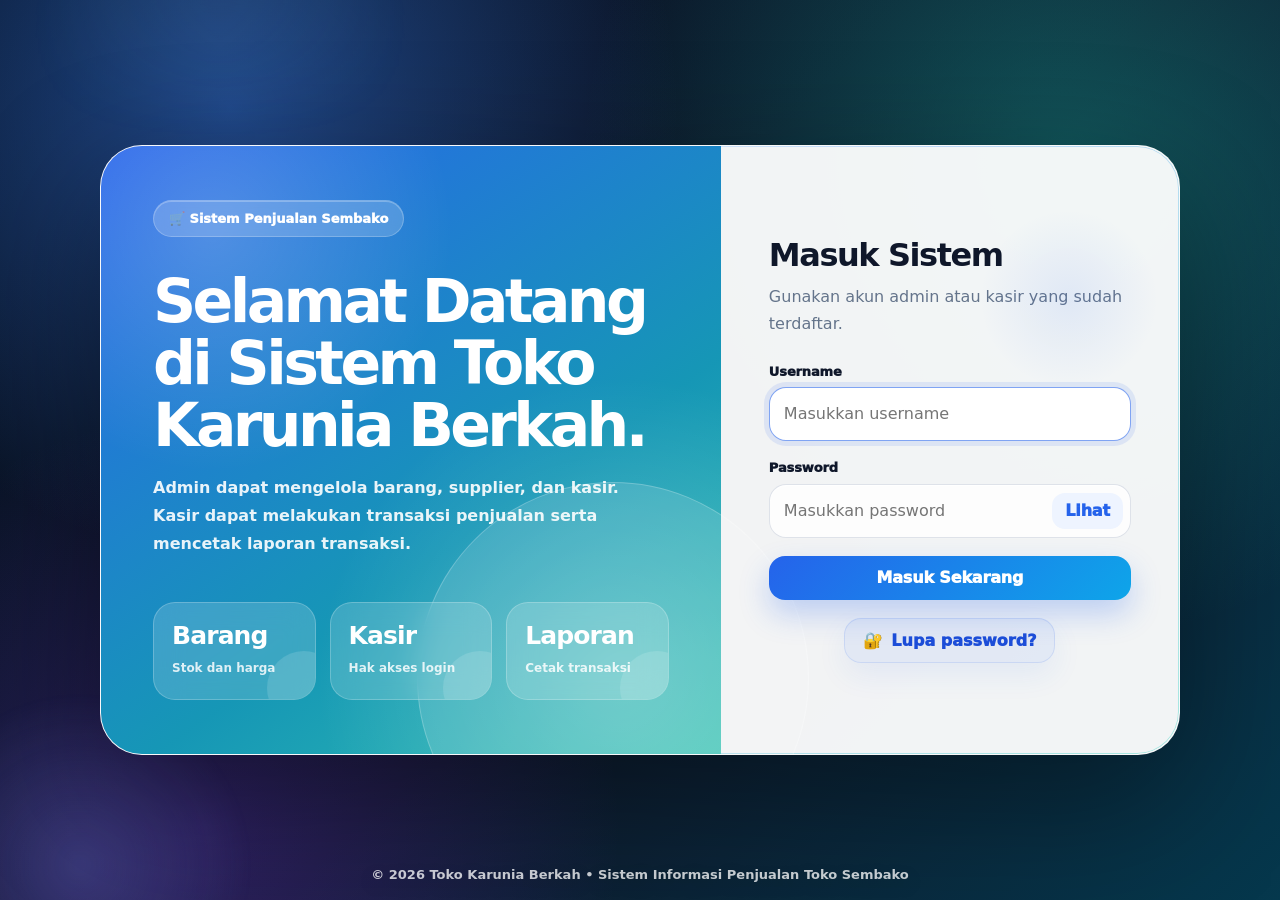
<file: index.html>
<!DOCTYPE html><html lang="id"><head><meta charset="UTF-8"><meta name="viewport" content="width=1181, viewport-fit=cover"><title>Login Sistem Penjualan Toko Sembako</title><style>
:root {
    --bg: #eef6ff;
    --bg-deep: #071528;
    --surface: rgba(255, 255, 255, .88);
    --surface-strong: #ffffff;
    --surface-soft: #f6faff;
    --ink: #0f172a;
    --muted: #64748b;
    --line: rgba(148, 163, 184, .30);
    --primary: #2563eb;
    --primary-dark: #1d4ed8;
    --cyan: #06b6d4;
    --teal: #14b8a6;
    --green: #16a34a;
    --red: #dc2626;
    --amber: #f59e0b;
    --purple: #7c3aed;
    --radius: 24px;
    --shadow: 0 28px 80px rgba(15, 23, 42, .13);
    --shadow-soft: 0 14px 36px rgba(15, 23, 42, .09);
    --blur: blur(18px);
}

* { box-sizing: border-box; }
html { scroll-behavior: smooth; }
body {
    margin: 0;
    min-height: 100vh;
    font-family: Inter, ui-sans-serif, system-ui, -apple-system, BlinkMacSystemFont, "Segoe UI", Arial, sans-serif;
    color: var(--ink);
    background:
        radial-gradient(circle at 8% 4%, rgba(37, 99, 235, .18), transparent 24rem),
        radial-gradient(circle at 92% 12%, rgba(20, 184, 166, .16), transparent 26rem),
        radial-gradient(circle at 60% 100%, rgba(124, 58, 237, .08), transparent 28rem),
        linear-gradient(135deg, #edf5ff 0%, #f8fbff 48%, #ecfff8 100%);
    overflow-x: hidden;
}
body::before {
    content: "";
    position: fixed;
    inset: 0;
    pointer-events: none;
    z-index: -3;
    background-image:
        linear-gradient(rgba(37, 99, 235, .045) 1px, transparent 1px),
        linear-gradient(90deg, rgba(37, 99, 235, .045) 1px, transparent 1px);
    background-size: 34px 34px;
    mask-image: linear-gradient(to bottom, rgba(0, 0, 0, .72), transparent 74%);
}
body::after {
    content: "";
    position: fixed;
    width: 520px;
    height: 520px;
    right: -230px;
    bottom: -235px;
    border-radius: 999px;
    background: radial-gradient(circle, rgba(14, 165, 233, .18), transparent 68%);
    filter: blur(3px);
    animation: auroraFloat 13s ease-in-out infinite alternate;
    pointer-events: none;
    z-index: -2;
}

a { color: inherit; text-decoration: none; }
button, input, select, textarea { font: inherit; }
img { max-width: 100%; }

/* LOGIN */
.login-page {
    display: grid;
    place-items: center;
    min-height: 100vh;
    padding: 32px;
    background:
        radial-gradient(circle at 18% 12%, rgba(59, 130, 246, .48), transparent 28rem),
        radial-gradient(circle at 83% 18%, rgba(20, 184, 166, .38), transparent 30rem),
        radial-gradient(circle at 16% 92%, rgba(124, 58, 237, .28), transparent 26rem),
        linear-gradient(135deg, #061225 0%, #0f172a 54%, #05384d 100%);
    overflow: hidden;
}
.login-page::before,
.login-page::after {
    content: "";
    position: fixed;
    border-radius: 999px;
    pointer-events: none;
    opacity: .9;
}
.login-page::before {
    width: 440px;
    height: 440px;
    top: -175px;
    right: -135px;
    background: radial-gradient(circle, rgba(125, 211, 252, .30), transparent 64%);
    animation: orbMove 10s ease-in-out infinite alternate;
}
.login-page::after {
    width: 380px;
    height: 380px;
    bottom: -155px;
    left: -110px;
    background: radial-gradient(circle, rgba(129, 140, 248, .28), transparent 65%);
    animation: orbMove 11s ease-in-out infinite alternate-reverse;
}
.login-card {
    width: min(1080px, 100%);
    min-height: 610px;
    display: grid;
    grid-template-columns: 1.15fr .85fr;
    position: relative;
    overflow: hidden;
    z-index: 1;
    border-radius: 38px;
    background: rgba(255, 255, 255, .95);
    border: 1px solid rgba(255, 255, 255, .42);
    box-shadow: 0 40px 120px rgba(0, 0, 0, .36);
    animation: cardReveal .82s cubic-bezier(.2, .8, .2, 1) both;
}
.login-card::before {
    content: "";
    position: absolute;
    inset: 0;
    padding: 1px;
    border-radius: inherit;
    background: linear-gradient(135deg, rgba(255, 255, 255, .85), rgba(96, 165, 250, .38), rgba(45, 212, 191, .38));
    mask: linear-gradient(#000 0 0) content-box, linear-gradient(#000 0 0);
    mask-composite: exclude;
    pointer-events: none;
}
.login-hero {
    position: relative;
    display: flex;
    flex-direction: column;
    justify-content: space-between;
    padding: 54px 52px;
    color: #fff;
    background:
        radial-gradient(circle at 78% 88%, rgba(255, 255, 255, .22), transparent 18rem),
        linear-gradient(145deg, rgba(37, 99, 235, .98), rgba(14, 116, 144, .94));
    isolation: isolate;
}
.login-hero::before {
    content: "";
    position: absolute;
    inset: 0;
    z-index: -1;
    background: linear-gradient(110deg, transparent 0%, rgba(255, 255, 255, .16) 44%, transparent 72%);
    transform: translateX(-120%);
    animation: shine 6s ease-in-out infinite;
}
.login-hero::after {
    content: "";
    position: absolute;
    right: -88px;
    bottom: -120px;
    width: 390px;
    height: 390px;
    border-radius: 50%;
    background: rgba(255, 255, 255, .13);
    border: 1px solid rgba(255, 255, 255, .22);
}
.login-badge {
    display: inline-flex;
    align-items: center;
    gap: 8px;
    width: fit-content;
    padding: 10px 15px;
    border-radius: 999px;
    background: rgba(255, 255, 255, .18);
    border: 1px solid rgba(255, 255, 255, .22);
    backdrop-filter: blur(12px);
    font-size: 13px;
    font-weight: 950;
    box-shadow: inset 0 1px 0 rgba(255, 255, 255, .26);
}
.login-hero h1 {
    max-width: 540px;
    margin: 34px 0 18px;
    font-size: clamp(38px, 5vw, 60px);
    line-height: 1.03;
    letter-spacing: -.06em;
}
.login-hero p {
    max-width: 470px;
    margin: 0;
    color: rgba(255, 255, 255, .9);
    line-height: 1.75;
    font-weight: 650;
}
.login-mini-cards {
    position: relative;
    z-index: 1;
    display: grid;
    grid-template-columns: repeat(3, minmax(0, 1fr));
    gap: 14px;
    margin-top: 38px;
}
.login-mini-cards div {
    position: relative;
    min-height: 98px;
    padding: 18px;
    overflow: hidden;
    border-radius: 22px;
    background: rgba(255, 255, 255, .16);
    border: 1px solid rgba(255, 255, 255, .22);
    backdrop-filter: blur(14px);
    transition: transform .25s ease, background .25s ease, border-color .25s ease;
}
.login-mini-cards div:hover {
    transform: translateY(-6px) scale(1.01);
    background: rgba(255, 255, 255, .23);
    border-color: rgba(255, 255, 255, .34);
}
.login-mini-cards div::after {
    content: "";
    position: absolute;
    right: -26px;
    bottom: -26px;
    width: 74px;
    height: 74px;
    border-radius: 50%;
    background: rgba(255, 255, 255, .13);
}
.login-mini-cards strong { display: block; margin-bottom: 7px; font-size: 25px; letter-spacing: -.035em; }
.login-mini-cards span { color: rgba(255, 255, 255, .84); font-size: 12px; font-weight: 750; }
.login-form-panel {
    position: relative;
    align-self: center;
    padding: 52px 48px;
}
.login-form-panel::before {
    content: "";
    position: absolute;
    width: 180px;
    height: 180px;
    right: 20px;
    top: 24px;
    border-radius: 50%;
    background: radial-gradient(circle, rgba(37, 99, 235, .09), transparent 70%);
    pointer-events: none;
}
.login-form-panel h2,
.forgot-card h1 {
    margin: 0 0 10px;
    font-size: 32px;
    line-height: 1.15;
    letter-spacing: -.045em;
}
.login-form-panel > p,
.forgot-card > p {
    margin: 0 0 26px;
    color: var(--muted);
    line-height: 1.68;
    font-weight: 520;
}
.forgot-login-box { margin-top: 18px; text-align: center; }
.forgot-login-box a {
    display: inline-flex;
    align-items: center;
    justify-content: center;
    gap: 8px;
    color: #1d4ed8;
    font-weight: 950;
    padding: 12px 18px;
    border-radius: 17px;
    background: rgba(37, 99, 235, .08);
    border: 1px solid rgba(37, 99, 235, .10);
    transition: .25s ease;
}
.forgot-login-box a::before { content: "🔐"; }
.forgot-login-box a:hover { background: rgba(37, 99, 235, .15); transform: translateY(-2px); }
.forgot-page {
    min-height: 100vh;
    display: grid;
    place-items: center;
    padding: 28px;
    background:
        radial-gradient(circle at 20% 10%, rgba(59, 130, 246, .34), transparent 24rem),
        radial-gradient(circle at 80% 90%, rgba(20, 184, 166, .28), transparent 25rem),
        linear-gradient(135deg, #071225, #0f172a);
}
.forgot-card {
    width: min(500px, 100%);
    padding: 36px;
    border-radius: 30px;
    background: rgba(255, 255, 255, .96);
    border: 1px solid rgba(255, 255, 255, .55);
    box-shadow: 0 34px 100px rgba(0, 0, 0, .30);
    animation: cardReveal .65s ease both;
}

/* FORM & BUTTON */
.form-group { margin-bottom: 15px; }
label {
    display: block;
    margin-bottom: 8px;
    color: #172033;
    font-size: 13px;
    font-weight: 950;
    letter-spacing: -.01em;
}
input, select, textarea {
    width: 100%;
    min-height: 47px;
    padding: 12px 14px;
    border: 1px solid #d8e2ef;
    border-radius: 16px;
    background: rgba(255, 255, 255, .88);
    color: var(--ink);
    outline: none;
    transition: border-color .2s ease, box-shadow .2s ease, transform .2s ease, background .2s ease;
}
textarea { min-height: 92px; resize: vertical; }
input:focus, select:focus, textarea:focus {
    border-color: rgba(37, 99, 235, .66);
    box-shadow: 0 0 0 5px rgba(37, 99, 235, .12);
    background: #fff;
    transform: translateY(-1px);
}
.password-wrap { position: relative; }
.password-wrap input { padding-right: 86px; }
.password-toggle {
    position: absolute;
    right: 8px;
    top: 50%;
    transform: translateY(-50%);
    min-height: 36px;
    width: auto;
    padding: 8px 13px;
    border-radius: 13px;
    background: #eef4ff;
    color: var(--primary);
    box-shadow: none;
}
button, .btn {
    position: relative;
    display: inline-flex;
    align-items: center;
    justify-content: center;
    gap: 8px;
    min-height: 44px;
    padding: 11px 17px;
    border: 0;
    border-radius: 16px;
    color: #fff;
    cursor: pointer;
    overflow: hidden;
    background: linear-gradient(135deg, #2563eb, #0ea5e9);
    box-shadow: 0 14px 30px rgba(37, 99, 235, .26);
    font-weight: 950;
    transition: transform .2s ease, box-shadow .2s ease, filter .2s ease;
}
button::after, .btn::after {
    content: "";
    position: absolute;
    inset: 0;
    background: linear-gradient(110deg, transparent, rgba(255, 255, 255, .28), transparent);
    transform: translateX(-120%);
    transition: transform .6s ease;
}
button:hover, .btn:hover { transform: translateY(-3px); box-shadow: 0 18px 38px rgba(37, 99, 235, .33); }
button:hover::after, .btn:hover::after { transform: translateX(120%); }
button:active, .btn:active { transform: translateY(0); }
.btn-secondary { background: linear-gradient(135deg, #475569, #64748b); box-shadow: 0 14px 30px rgba(71, 85, 105, .20); }
.btn-danger { background: linear-gradient(135deg, #dc2626, #f43f5e); box-shadow: 0 14px 30px rgba(220, 38, 38, .22); }
.btn-print { background: linear-gradient(135deg, #16a34a, #22c55e); box-shadow: 0 14px 30px rgba(22, 163, 74, .22); }
.btn-ghost { background: #eef4ff; color: var(--primary); box-shadow: none; }
.alert {
    margin-bottom: 16px;
    padding: 14px 15px;
    border-radius: 18px;
    border: 1px solid transparent;
    font-weight: 850;
    animation: slideUp .45s ease both;
}
.alert-error { background: #fff1f2; color: #991b1b; border-color: #fecdd3; }
.alert-success { background: #ecfdf5; color: #166534; border-color: #bbf7d0; }

/* APP LAYOUT: sidebar dan topbar tidak ikut saat halaman di-scroll */
.layout {
    display: block;
    min-height: 100vh;
}
.sidebar {
    position: fixed;
    top: 0;
    left: 0;
    bottom: 0;
    width: 304px;
    height: 100vh;
    min-height: 100vh;
    padding: 23px 18px;
    overflow-y: auto;
    overflow-x: hidden;
    color: #fff;
    background:
        radial-gradient(circle at 24% 0%, rgba(59, 130, 246, .34), transparent 18rem),
        radial-gradient(circle at 90% 80%, rgba(20, 184, 166, .22), transparent 18rem),
        linear-gradient(180deg, rgba(15, 23, 42, .99), rgba(9, 30, 55, .99));
    box-shadow: 18px 0 50px rgba(15, 23, 42, .14);
    z-index: 2;
}
.brand {
    display: flex;
    align-items: center;
    gap: 12px;
    padding-bottom: 18px;
    margin-bottom: 18px;
    border-bottom: 1px solid rgba(255, 255, 255, .10);
}
.brand-logo {
    width: 52px;
    height: 52px;
    display: grid;
    place-items: center;
    border-radius: 19px;
    background: linear-gradient(135deg, #38bdf8, #2563eb 56%, #14b8a6);
    box-shadow: 0 16px 38px rgba(37, 99, 235, .38);
    font-weight: 950;
    letter-spacing: -.05em;
    animation: pulseLogo 3.8s ease-in-out infinite;
}
.brand h2 { margin: 0; font-size: 20px; letter-spacing: -.04em; }
.brand span { display: block; margin-top: 2px; color: #93c5fd; font-size: 12px; font-weight: 850; }
.userbox {
    display: flex;
    align-items: center;
    gap: 12px;
    margin-bottom: 18px;
    padding: 15px;
    border-radius: 23px;
    background: rgba(255, 255, 255, .085);
    border: 1px solid rgba(255, 255, 255, .12);
    backdrop-filter: blur(14px);
    box-shadow: inset 0 1px 0 rgba(255, 255, 255, .07);
}
.avatar {
    width: 46px;
    height: 46px;
    display: grid;
    place-items: center;
    border-radius: 17px;
    background: linear-gradient(135deg, #e0f2fe, #bfdbfe);
    color: #1d4ed8;
    font-weight: 950;
    box-shadow: inset 0 1px 0 rgba(255, 255, 255, .75);
}
.userbox strong { display: block; font-size: 14px; }
.userbox span { display: block; margin-top: 2px; color: #93c5fd; font-size: 12px; font-weight: 950; }
.sidebar-nav { display: grid; gap: 8px; }
.sidebar-nav a, .logout {
    display: flex;
    align-items: center;
    gap: 11px;
    min-height: 45px;
    padding: 12px 13px;
    border-radius: 17px;
    color: #dbeafe;
    font-size: 14px;
    font-weight: 880;
    position: relative;
    transition: transform .20s ease, background .20s ease, color .20s ease;
}
.sidebar-nav a span, .logout span { width: 22px; text-align: center; filter: drop-shadow(0 5px 9px rgba(0, 0, 0, .20)); }
.sidebar-nav a::before {
    content: "";
    position: absolute;
    inset: 0;
    border-radius: inherit;
    background: linear-gradient(135deg, rgba(255, 255, 255, .16), rgba(255, 255, 255, .055));
    opacity: 0;
    transition: opacity .20s ease;
}
.sidebar-nav a:hover, .sidebar-nav a.active { color: #fff; transform: translateX(5px); }
.sidebar-nav a:hover::before, .sidebar-nav a.active::before { opacity: 1; }
.sidebar-nav a.active { box-shadow: inset 4px 0 0 #60a5fa, 0 14px 30px rgba(2, 8, 23, .12); }
.logout {
    margin-top: 20px;
    background: rgba(220, 38, 38, .17);
    border: 1px solid rgba(248, 113, 113, .24);
    color: #fecaca;
}
.logout:hover { background: rgba(220, 38, 38, .27); color: #fff; transform: translateX(5px); }
.content {
    width: calc(100% - 304px);
    min-height: 100vh;
    margin-left: 304px;
    padding: 30px;
}
.topbar {
    position: static;
    top: auto;
    z-index: 1;
    display: flex;
    align-items: center;
    justify-content: space-between;
    gap: 16px;
    min-height: 104px;
    padding: 22px 24px;
    margin-bottom: 24px;
    border-radius: 30px;
    overflow: hidden;
    background:
        linear-gradient(135deg, rgba(255, 255, 255, .90), rgba(255, 255, 255, .70)),
        radial-gradient(circle at 95% 20%, rgba(20, 184, 166, .16), transparent 18rem);
    border: 1px solid rgba(255, 255, 255, .76);
    backdrop-filter: var(--blur);
    box-shadow: var(--shadow-soft);
    animation: slideDown .48s ease both;
}
.topbar::after {
    content: "";
    position: absolute;
    right: -70px;
    top: -90px;
    width: 240px;
    height: 240px;
    border-radius: 999px;
    background: radial-gradient(circle, rgba(37, 99, 235, .10), transparent 67%);
    pointer-events: none;
}
.topbar h1 { margin: 0; font-size: 30px; letter-spacing: -.05em; }
.eyebrow {
    margin: 0 0 5px;
    color: var(--primary);
    font-size: 12px;
    font-weight: 950;
    text-transform: uppercase;
    letter-spacing: .14em;
}
.topbar-right { position: relative; z-index: 1; display: flex; align-items: center; gap: 10px; flex-wrap: wrap; justify-content: flex-end; }
.date-pill, .role-pill, .clock-pill {
    display: inline-flex;
    align-items: center;
    gap: 7px;
    min-height: 39px;
    padding: 10px 13px;
    border-radius: 999px;
    font-size: 12px;
    font-weight: 950;
    white-space: nowrap;
    border: 1px solid rgba(255, 255, 255, .72);
}
.date-pill { background: #eff6ff; color: #1d4ed8; }
.role-pill { background: #ecfdf5; color: #047857; }
.clock-pill { background: #f5f3ff; color: #6d28d9; }
.date-pill::before { content: "📅"; }
.role-pill::before { content: "🔑"; }
.clock-pill::before { content: "⏱"; }
.page-title {
    display: flex;
    align-items: center;
    justify-content: space-between;
    gap: 16px;
    margin-bottom: 18px;
    animation: slideUp .48s ease both;
}
.page-title h1 { margin: 0; font-size: 27px; letter-spacing: -.045em; }

.card {
    position: relative;
    margin-bottom: 22px;
    padding: 23px;
    border-radius: var(--radius);
    background: var(--surface);
    border: 1px solid rgba(255, 255, 255, .72);
    box-shadow: var(--shadow-soft);
    backdrop-filter: var(--blur);
    animation: slideUp .52s ease both;
}
.card::before {
    content: "";
    position: absolute;
    inset: 0;
    border-radius: inherit;
    background: linear-gradient(135deg, rgba(255, 255, 255, .58), transparent 47%);
    pointer-events: none;
}
.card > * { position: relative; }
.card h2 { margin: 0 0 16px; font-size: 21px; letter-spacing: -.035em; }
.grid { display: grid; grid-template-columns: repeat(2, minmax(0, 1fr)); gap: 15px; }
.grid-3 { display: grid; grid-template-columns: repeat(3, minmax(0, 1fr)); gap: 15px; }

/* DASHBOARD */
.dashboard-hero {
    position: relative;
    overflow: hidden;
    display: grid;
    grid-template-columns: 1.3fr .7fr;
    gap: 20px;
    align-items: center;
    min-height: 160px;
    margin-bottom: 20px;
    padding: 26px;
    border-radius: 30px;
    color: #fff;
    background:
        radial-gradient(circle at 92% 22%, rgba(255,255,255,.24), transparent 15rem),
        linear-gradient(135deg, #2563eb, #0891b2 64%, #14b8a6);
    box-shadow: 0 28px 70px rgba(37, 99, 235, .24);
    animation: slideUp .55s ease both;
}
.dashboard-hero::after {
    content: "";
    position: absolute;
    right: -90px;
    bottom: -130px;
    width: 330px;
    height: 330px;
    border-radius: 50%;
    background: rgba(255,255,255,.12);
    border: 1px solid rgba(255,255,255,.18);
}
.dashboard-hero h2 { position: relative; z-index: 1; margin: 0 0 10px; font-size: 32px; letter-spacing: -.055em; }
.dashboard-hero p { position: relative; z-index: 1; max-width: 680px; margin: 0; color: rgba(255,255,255,.88); line-height: 1.72; font-weight: 650; }
.hero-kpi { position: relative; z-index: 1; display: grid; gap: 10px; }
.hero-kpi div {
    padding: 14px 15px;
    border-radius: 20px;
    background: rgba(255,255,255,.16);
    border: 1px solid rgba(255,255,255,.22);
    backdrop-filter: blur(14px);
}
.hero-kpi span { display: block; color: rgba(255,255,255,.78); font-size: 12px; font-weight: 850; }
.hero-kpi strong { display: block; margin-top: 3px; font-size: 20px; letter-spacing: -.035em; }
.stats {
    display: grid;
    grid-template-columns: repeat(4, minmax(0, 1fr));
    gap: 18px;
    margin-bottom: 22px;
}
.stat {
    position: relative;
    min-height: 144px;
    padding: 22px;
    overflow: hidden;
    border-radius: 26px;
    background: linear-gradient(150deg, rgba(255,255,255,.96), rgba(248,251,255,.88));
    border: 1px solid rgba(255,255,255,.76);
    box-shadow: var(--shadow-soft);
    animation: statPop .55s ease both;
    transition: transform .25s ease, box-shadow .25s ease;
}
.stat:hover { transform: translateY(-6px); box-shadow: 0 24px 54px rgba(15, 23, 42, .13); }
.stat:nth-child(1) { animation-delay: .03s; }
.stat:nth-child(2) { animation-delay: .08s; }
.stat:nth-child(3) { animation-delay: .13s; }
.stat:nth-child(4) { animation-delay: .18s; }
.stat::before {
    content: "";
    position: absolute;
    right: -44px;
    top: -48px;
    width: 140px;
    height: 140px;
    border-radius: 50%;
    background: rgba(37, 99, 235, .10);
}
.stat::after {
    content: "📌";
    position: absolute;
    right: 18px;
    top: 18px;
    width: 48px;
    height: 48px;
    display: grid;
    place-items: center;
    border-radius: 18px;
    background: #eff6ff;
    font-size: 22px;
    box-shadow: inset 0 1px 0 rgba(255,255,255,.85);
}
.stat:nth-child(1)::after { content: "📦"; }
.stat:nth-child(2)::after { content: "🚚"; background: #ecfeff; }
.stat:nth-child(3)::after { content: "👤"; background: #f5f3ff; }
.stat:nth-child(4)::after { content: "💰"; background: #ecfdf5; }
.stat h3 {
    margin: 0 0 14px;
    color: var(--muted);
    font-size: 12px;
    font-weight: 950;
    text-transform: uppercase;
    letter-spacing: .08em;
}
.stat p {
    position: relative;
    z-index: 1;
    margin: 0;
    font-size: 28px;
    font-weight: 950;
    letter-spacing: -.045em;
}
.dashboard-grid {
    display: grid;
    grid-template-columns: minmax(0, 1fr) 340px;
    gap: 20px;
}
.quick-actions { display: grid; gap: 12px; }
.quick-actions a {
    display: flex;
    align-items: center;
    justify-content: space-between;
    gap: 12px;
    padding: 15px;
    border-radius: 20px;
    background: #fff;
    border: 1px solid rgba(148, 163, 184, .22);
    box-shadow: 0 10px 24px rgba(15, 23, 42, .06);
    font-weight: 950;
    transition: transform .22s ease, box-shadow .22s ease, border-color .22s ease;
}
.quick-actions a:hover { transform: translateY(-4px); box-shadow: 0 18px 40px rgba(37, 99, 235, .12); border-color: rgba(37, 99, 235, .25); }
.quick-actions span { color: var(--muted); font-size: 12px; font-weight: 800; }

/* TABLE */
.table-tools {
    display: flex;
    align-items: center;
    justify-content: space-between;
    gap: 12px;
    margin: 0 0 14px;
    flex-wrap: wrap;
}
.table-search { max-width: 360px; background: rgba(255,255,255,.88); }
.table-count {
    color: var(--muted);
    font-size: 13px;
    font-weight: 950;
    padding: 8px 12px;
    background: rgba(248,250,252,.82);
    border: 1px solid var(--line);
    border-radius: 999px;
}
.table-wrap {
    width: 100%;
    overflow-x: auto;
    border-radius: 22px;
    border: 1px solid rgba(148, 163, 184, .25);
    background: #fff;
    box-shadow: inset 0 1px 0 rgba(255,255,255,.75);
}
.table-wrap::-webkit-scrollbar { height: 10px; }
.table-wrap::-webkit-scrollbar-thumb { background: #cbd5e1; border-radius: 999px; border: 3px solid #fff; }
table {
    width: 100%;
    min-width: 760px;
    border-collapse: collapse;
    background: #fff;
}
th, td {
    padding: 14px 13px;
    border-bottom: 1px solid #e8eef7;
    text-align: left;
    vertical-align: middle;
}
th {
    position: static;
    top: auto;
    z-index: auto;
    background: linear-gradient(180deg, #f8fbff, #eef5ff);
    color: #334155;
    font-size: 12px;
    font-weight: 950;
    text-transform: uppercase;
    letter-spacing: .06em;
    white-space: nowrap;
}
td { color: #334155; font-size: 14px; }
tbody tr { transition: background .16s ease, transform .16s ease, box-shadow .16s ease; }
tbody tr:hover { background: #f8fbff; transform: scale(1.002); box-shadow: 0 8px 24px rgba(15,23,42,.05); }
tbody tr.row-new { animation: rowIn .30s ease both; }
tfoot th { background: #f8fafc; color: var(--ink); }
.actions { display: flex; gap: 8px; flex-wrap: wrap; }
.actions .btn { padding: 9px 12px; border-radius: 13px; font-size: 13px; }
.badge {
    display: inline-flex;
    align-items: center;
    justify-content: center;
    padding: 6px 10px;
    border-radius: 999px;
    background: #eff6ff;
    color: #1d4ed8;
    font-size: 12px;
    font-weight: 950;
}
.report-header {
    text-align: center;
    margin-bottom: 18px;
    padding-bottom: 15px;
    border-bottom: 2px solid var(--line);
}
.report-header h2 { margin: 0 0 8px; }
.report-header p { margin: 4px 0; color: var(--muted); }
.filter { display: flex; align-items: end; gap: 11px; flex-wrap: wrap; }
.filter .form-group { min-width: 190px; margin-bottom: 0; }
#tabelItem { margin-top: 8px; }
#grandTotal { color: #047857; font-size: 18px; }

/* JS ENHANCEMENTS */
.app-loader {
    position: fixed;
    inset: 0;
    z-index: 9999;
    display: grid;
    place-items: center;
    background: linear-gradient(135deg, #061225, #0f172a 52%, #06394b);
    color: #fff;
    transition: opacity .45s ease, visibility .45s ease;
}
.app-loader.hide { opacity: 0; visibility: hidden; }
.loader-box { text-align: center; font-weight: 950; letter-spacing: -.02em; }
.loader-spinner {
    width: 48px;
    height: 48px;
    margin: 0 auto 14px;
    border-radius: 50%;
    border: 4px solid rgba(255,255,255,.15);
    border-top-color: #60a5fa;
    box-shadow: 0 0 30px rgba(96, 165, 250, .25);
    animation: spin .75s linear infinite;
}
.no-result-row td { text-align: center; color: var(--muted); font-weight: 850; padding: 28px 12px; }
.form-spotlight { box-shadow: 0 0 0 5px rgba(37,99,235,.10), var(--shadow-soft); }
.reveal-ready { opacity: 0; transform: translateY(18px); transition: opacity .55s ease, transform .55s ease; }
.reveal-ready.revealed { opacity: 1; transform: none; }

/* ANIMATION */
@keyframes cardReveal { from { opacity: 0; transform: translateY(24px) scale(.975); } to { opacity: 1; transform: none; } }
@keyframes slideUp { from { opacity: 0; transform: translateY(18px); } to { opacity: 1; transform: none; } }
@keyframes slideDown { from { opacity: 0; transform: translateY(-14px); } to { opacity: 1; transform: none; } }
@keyframes rowIn { from { opacity: 0; transform: translateY(8px); } to { opacity: 1; transform: none; } }
@keyframes statPop { from { opacity: 0; transform: translateY(18px) scale(.98); } to { opacity: 1; transform: none; } }
@keyframes orbMove { from { transform: translate3d(0,0,0) scale(1); } to { transform: translate3d(30px, 25px, 0) scale(1.07); } }
@keyframes auroraFloat { from { transform: translate(0,0) scale(1); } to { transform: translate(-36px, -24px) scale(1.09); } }
@keyframes shine { 0%, 42% { transform: translateX(-120%); } 62%, 100% { transform: translateX(120%); } }
@keyframes pulseLogo { 0%, 100% { transform: translateY(0); box-shadow: 0 16px 38px rgba(37,99,235,.38); } 50% { transform: translateY(-3px); box-shadow: 0 20px 48px rgba(20,184,166,.36); } }
@keyframes spin { to { transform: rotate(360deg); } }
@keyframes ripple { to { transform: scale(2.7); opacity: 0; } }


/* PREMIUM V6: dashboard compact table + footer copyright */
.transaksi-terbaru-card {
    overflow: hidden !important;
}

.transaksi-terbaru-card .table-tools {
    gap: 10px;
    margin-bottom: 12px;
}

.transaksi-terbaru-card .table-search {
    max-width: 320px;
    min-height: 44px;
}

.transaksi-terbaru-card .table-count {
    font-size: 12px;
    padding: 7px 11px;
}

.transaksi-terbaru-card .table-wrap {
    overflow-x: hidden !important;
}

.table-transaksi-dashboard {
    width: 100% !important;
    min-width: 0 !important;
    table-layout: fixed !important;
}

.table-transaksi-dashboard th,
.table-transaksi-dashboard td {
    padding: 11px 8px !important;
    font-size: 12.2px !important;
    line-height: 1.35 !important;
    white-space: normal !important;
    word-break: break-word !important;
}

.table-transaksi-dashboard th {
    font-size: 10.6px !important;
    letter-spacing: .045em !important;
}

.table-transaksi-dashboard th:nth-child(1),
.table-transaksi-dashboard td:nth-child(1) {
    width: 6%;
    text-align: center;
}

.table-transaksi-dashboard th:nth-child(2),
.table-transaksi-dashboard td:nth-child(2) {
    width: 23%;
}

.table-transaksi-dashboard th:nth-child(3),
.table-transaksi-dashboard td:nth-child(3) {
    width: 17%;
}

.table-transaksi-dashboard th:nth-child(4),
.table-transaksi-dashboard td:nth-child(4) {
    width: 13%;
}

.table-transaksi-dashboard th:nth-child(5),
.table-transaksi-dashboard td:nth-child(5),
.table-transaksi-dashboard th:nth-child(6),
.table-transaksi-dashboard td:nth-child(6),
.table-transaksi-dashboard th:nth-child(7),
.table-transaksi-dashboard td:nth-child(7) {
    width: 13.6%;
    white-space: nowrap !important;
}

.app-footer {
    margin: 26px 0 4px;
    padding: 18px 22px;
    display: flex;
    align-items: center;
    justify-content: space-between;
    gap: 14px;
    border-radius: 24px;
    background:
        linear-gradient(135deg, rgba(255,255,255,.88), rgba(255,255,255,.62)),
        radial-gradient(circle at 95% 20%, rgba(37,99,235,.12), transparent 16rem);
    border: 1px solid rgba(255,255,255,.74);
    box-shadow: 0 16px 42px rgba(15,23,42,.08);
    color: #475569;
    backdrop-filter: blur(16px);
}

.app-footer strong {
    display: block;
    color: #0f172a;
    font-size: 14px;
    letter-spacing: -.015em;
}

.app-footer span,
.app-footer p {
    margin: 0;
    color: #64748b;
    font-size: 12px;
    font-weight: 750;
}

.login-copyright {
    position: fixed;
    left: 50%;
    bottom: 18px;
    transform: translateX(-50%);
    width: calc(100% - 32px);
    text-align: center;
    color: rgba(255,255,255,.76);
    font-size: 13px;
    font-weight: 760;
    z-index: 2;
    text-shadow: 0 6px 18px rgba(0,0,0,.22);
}


/* PREMIUM V7: sidebar kiri dibuat diam, hanya konten kanan yang bergerak saat scroll */
.sidebar::-webkit-scrollbar {
    width: 7px;
}
.sidebar::-webkit-scrollbar-track {
    background: rgba(255, 255, 255, .04);
}
.sidebar::-webkit-scrollbar-thumb {
    background: rgba(147, 197, 253, .38);
    border-radius: 999px;
}
.sidebar::-webkit-scrollbar-thumb:hover {
    background: rgba(147, 197, 253, .62);
}
html, body {
    overflow-x: hidden;
}



/* PREMIUM V10: sidebar bisa dibuka dan ditutup */
.sidebar,
.content,
.sidebar-toggle {
    transition: transform .32s ease, margin-left .32s ease, width .32s ease, left .32s ease, box-shadow .32s ease;
}

.sidebar-toggle {
    position: fixed;
    left: 318px;
    top: 22px;
    z-index: 1200;
    width: 46px;
    height: 46px;
    display: inline-grid;
    place-items: center;
    border: 0;
    border-radius: 16px;
    color: #ffffff;
    background: linear-gradient(135deg, #2563eb, #0ea5e9);
    box-shadow: 0 18px 38px rgba(37, 99, 235, .28);
    font-size: 20px;
    line-height: 1;
    cursor: pointer;
}

.sidebar-toggle:hover {
    transform: translateY(-2px) scale(1.03);
    box-shadow: 0 22px 46px rgba(37, 99, 235, .36);
}

body.sidebar-collapsed .sidebar {
    transform: translateX(-104%);
    box-shadow: none;
}

body.sidebar-collapsed .content {
    margin-left: 0;
    width: 100%;
}

body.sidebar-collapsed .sidebar-toggle {
    left: 22px;
    background: linear-gradient(135deg, #0f172a, #2563eb);
}

body.sidebar-collapsed .content .topbar,
body.sidebar-collapsed .content .card,
body.sidebar-collapsed .content .page-title,
body.sidebar-collapsed .content .dashboard-hero,
body.sidebar-collapsed .content .stats,
body.sidebar-collapsed .content .dashboard-grid,
body.sidebar-collapsed .content .app-footer {
    animation-duration: .32s;
}

@media (max-width: 900px) {
    .sidebar-toggle {
        left: 18px;
        top: 18px;
    }

    .sidebar {
        position: fixed !important;
        width: 304px;
        height: 100vh;
        min-height: 100vh;
        border-radius: 0 28px 28px 0;
        transform: translateX(-104%);
        z-index: 1100;
        overflow-y: auto;
    }

    body:not(.sidebar-collapsed) .sidebar {
        transform: translateX(0);
    }

    .content {
        width: 100% !important;
        margin-left: 0 !important;
        padding-top: 78px;
    }
}

@media print {
    body { background: #fff; color: #000; }
    body::before, body::after, .sidebar, .topbar, .no-print, .table-tools, .app-loader { display: none !important; }
    .content { width: 100%; margin: 0; padding: 0; }
    .card { box-shadow: none; border: 0; border-radius: 0; padding: 0; background: #fff; }
    .card::before { display: none; }
    .page-title { display: none; }
    table { min-width: 0; }
    th, td { border: 1px solid #000; color: #000; }
}

@media (max-width: 1100px) {
    .stats { grid-template-columns: repeat(2, minmax(0, 1fr)); }
    .dashboard-grid { grid-template-columns: 1fr; }
    .dashboard-hero { grid-template-columns: 1fr; }
}
@media (max-width: 900px) {
    .login-card { grid-template-columns: 1fr; }
    .login-hero { min-height: 420px; }
    .layout { display: block; }
    .sidebar {
        position: static;
        width: 100%;
        height: auto;
        min-height: auto;
        border-radius: 0 0 30px 30px;
        overflow: visible;
    }
    .content {
        width: 100%;
        margin-left: 0;
        padding: 18px;
    }
    .topbar { align-items: flex-start; flex-direction: column; }
    .grid, .grid-3 { grid-template-columns: 1fr; }
}
@media (max-width: 640px) {
    .app-footer { align-items: flex-start; flex-direction: column; }
    .login-copyright { position: static; transform: none; margin-top: 18px; }
    .login-page, .forgot-page { padding: 16px; }
    .login-card { border-radius: 28px; }
    .login-hero, .login-form-panel { padding: 32px 24px; }
    .login-mini-cards { grid-template-columns: 1fr; }
    .stats { grid-template-columns: 1fr; }
    .page-title { align-items: flex-start; flex-direction: column; }
    .card { padding: 17px; }
    .filter { align-items: stretch; }
    .filter .form-group { width: 100%; }
    button, .btn { width: auto; }
}

@media (prefers-reduced-motion: reduce) {
    *, *::before, *::after { animation: none !important; transition: none !important; scroll-behavior: auto !important; }
}

/* Mobile override untuk sidebar collapse, ditaruh di akhir agar menang dari aturan responsive lama */
@media (max-width: 900px) {
    .sidebar-toggle {
        position: fixed;
        display: inline-grid;
        left: 18px;
        top: 18px;
        z-index: 1200;
    }

    .sidebar {
        position: fixed !important;
        top: 0;
        left: 0;
        bottom: 0;
        width: 304px !important;
        height: 100vh !important;
        min-height: 100vh !important;
        border-radius: 0 28px 28px 0 !important;
        overflow-y: auto !important;
        transform: translateX(-104%);
        z-index: 1100;
    }

    body:not(.sidebar-collapsed) .sidebar {
        transform: translateX(0);
    }

    body.sidebar-collapsed .sidebar {
        transform: translateX(-104%);
    }

    .content,
    body.sidebar-collapsed .content {
        width: 100% !important;
        margin-left: 0 !important;
        padding: 78px 18px 18px !important;
    }
}


/* PREMIUM V11: tombol buka/tutup sidebar dirapikan di dalam header, tidak menabrak judul */
.topbar {
    align-items: center;
    padding: 20px 24px;
}

.topbar-left {
    position: relative;
    z-index: 2;
    display: flex;
    align-items: center;
    gap: 16px;
    min-width: 0;
}

.topbar-title {
    min-width: 0;
}

.topbar-title h1 {
    white-space: normal;
    overflow-wrap: anywhere;
}

.sidebar-toggle,
body.sidebar-collapsed .sidebar-toggle {
    position: relative !important;
    left: auto !important;
    top: auto !important;
    z-index: 3;
    flex: 0 0 54px;
    width: 54px;
    height: 54px;
    min-height: 54px;
    padding: 0;
    display: inline-grid;
    place-items: center;
    border-radius: 20px;
    border: 1px solid rgba(255, 255, 255, .72);
    color: #ffffff;
    background:
        linear-gradient(135deg, #1d4ed8 0%, #2563eb 48%, #0ea5e9 100%);
    box-shadow:
        0 18px 38px rgba(37, 99, 235, .24),
        inset 0 1px 0 rgba(255, 255, 255, .28);
    font-size: 0;
    line-height: 1;
    cursor: pointer;
    transform: none;
}

.sidebar-toggle::before {
    content: "";
    position: absolute;
    inset: 8px;
    border-radius: 15px;
    background: rgba(255, 255, 255, .12);
    opacity: .95;
    transition: opacity .25s ease, transform .25s ease;
}

.sidebar-toggle .toggle-icon {
    position: relative;
    z-index: 1;
    display: grid;
    place-items: center;
    width: 28px;
    height: 28px;
    color: #fff;
    font-size: 27px;
    font-weight: 950;
    line-height: 1;
    transform: translateY(-1px);
}

body.sidebar-collapsed .sidebar-toggle {
    background:
        linear-gradient(135deg, #0f172a 0%, #1d4ed8 58%, #0ea5e9 100%);
}

body.sidebar-collapsed .sidebar-toggle .toggle-icon {
    font-size: 26px;
    transform: none;
}

.sidebar-toggle:hover,
body.sidebar-collapsed .sidebar-toggle:hover {
    transform: translateY(-2px) scale(1.02);
    box-shadow:
        0 22px 46px rgba(37, 99, 235, .32),
        inset 0 1px 0 rgba(255, 255, 255, .30);
}

.sidebar-toggle:hover::before {
    opacity: 1;
    transform: scale(.94);
}

body:not(.sidebar-collapsed) .content {
    width: calc(100% - 304px);
    margin-left: 304px;
}

body.sidebar-collapsed .content {
    width: 100% !important;
    margin-left: 0 !important;
}

body.sidebar-collapsed .topbar {
    border-color: rgba(37, 99, 235, .16);
    box-shadow: 0 22px 55px rgba(37, 99, 235, .09);
}

body.sidebar-collapsed .topbar-left::after {
    content: "Menu penuh aktif";
    display: inline-flex;
    align-items: center;
    min-height: 31px;
    padding: 7px 11px;
    border-radius: 999px;
    background: rgba(37, 99, 235, .08);
    color: #1d4ed8;
    font-size: 11px;
    font-weight: 950;
    white-space: nowrap;
}

/* Dashboard V11: ringkasan lebih ringkas dan tetap menghitung data hari berjalan */
.dashboard-hero p {
    max-width: 730px;
}

@media (max-width: 900px) {
    .topbar {
        padding: 18px;
        border-radius: 26px;
    }

    .topbar-left {
        gap: 12px;
        width: 100%;
    }

    .sidebar-toggle,
    body.sidebar-collapsed .sidebar-toggle {
        position: relative !important;
        left: auto !important;
        top: auto !important;
        flex-basis: 50px;
        width: 50px;
        height: 50px;
        min-height: 50px;
        border-radius: 18px;
    }

    .topbar h1 {
        font-size: 26px;
    }

    .content,
    body.sidebar-collapsed .content {
        padding-top: 18px !important;
    }

    body.sidebar-collapsed .topbar-left::after {
        display: none;
    }
}

@media (max-width: 520px) {
    .topbar-left {
        align-items: flex-start;
    }

    .sidebar-toggle,
    body.sidebar-collapsed .sidebar-toggle {
        flex-basis: 46px;
        width: 46px;
        height: 46px;
        min-height: 46px;
        border-radius: 16px;
    }

    .sidebar-toggle .toggle-icon {
        font-size: 24px;
    }
}

/* PREMIUM V12: data barang berurutan dan tampilan inventory lebih menarik */
.page-title-inventory {
    align-items: flex-end;
}
.page-subtitle {
    margin: 7px 0 0;
    color: var(--muted);
    font-size: 14px;
    font-weight: 650;
}
.inventory-hero {
    position: relative;
    overflow: hidden;
    display: grid;
    grid-template-columns: minmax(0, 1.05fr) minmax(360px, .95fr);
    gap: 20px;
    align-items: stretch;
    margin-bottom: 22px;
    padding: 26px;
    border-radius: 32px;
    color: #fff;
    background:
        radial-gradient(circle at 92% 18%, rgba(255,255,255,.28), transparent 16rem),
        radial-gradient(circle at 16% 110%, rgba(255,255,255,.18), transparent 18rem),
        linear-gradient(135deg, #1d4ed8 0%, #0891b2 62%, #14b8a6 100%);
    box-shadow: 0 28px 70px rgba(37, 99, 235, .22);
    animation: slideUp .54s ease both;
}
.inventory-hero::before {
    content: "";
    position: absolute;
    inset: 0;
    background: linear-gradient(110deg, transparent 0%, rgba(255,255,255,.16) 42%, transparent 72%);
    transform: translateX(-120%);
    animation: shine 7s ease-in-out infinite;
}
.inventory-hero::after {
    content: "";
    position: absolute;
    right: -105px;
    bottom: -145px;
    width: 360px;
    height: 360px;
    border-radius: 50%;
    background: rgba(255,255,255,.12);
    border: 1px solid rgba(255,255,255,.18);
}
.inventory-hero-copy,
.inventory-mini-stats {
    position: relative;
    z-index: 1;
}
.inventory-badge {
    display: inline-flex;
    width: fit-content;
    align-items: center;
    gap: 8px;
    margin-bottom: 20px;
    padding: 9px 14px;
    border-radius: 999px;
    background: rgba(255,255,255,.17);
    border: 1px solid rgba(255,255,255,.22);
    color: rgba(255,255,255,.92);
    font-size: 12px;
    font-weight: 950;
    backdrop-filter: blur(12px);
}
.inventory-hero h2 {
    margin: 0 0 12px;
    max-width: 640px;
    font-size: clamp(30px, 3.2vw, 42px);
    line-height: 1.08;
    letter-spacing: -.06em;
}
.inventory-hero p {
    margin: 0;
    max-width: 690px;
    color: rgba(255,255,255,.88);
    line-height: 1.7;
    font-weight: 680;
}
.inventory-mini-stats {
    display: grid;
    grid-template-columns: repeat(2, minmax(0, 1fr));
    gap: 12px;
}
.inventory-mini-stats div {
    min-height: 105px;
    padding: 18px;
    border-radius: 24px;
    background: rgba(255,255,255,.16);
    border: 1px solid rgba(255,255,255,.24);
    backdrop-filter: blur(16px);
    box-shadow: inset 0 1px 0 rgba(255,255,255,.25);
}
.inventory-mini-stats span {
    display: block;
    color: rgba(255,255,255,.76);
    font-size: 12px;
    font-weight: 900;
    text-transform: uppercase;
    letter-spacing: .08em;
}
.inventory-mini-stats strong {
    display: block;
    margin-top: 9px;
    color: #fff;
    font-size: 25px;
    line-height: 1.2;
    letter-spacing: -.045em;
}
.inventory-form-card,
.inventory-table-card {
    overflow: hidden;
}
.inventory-form-card::after,
.inventory-table-card::after {
    content: "";
    position: absolute;
    width: 220px;
    height: 220px;
    right: -95px;
    top: -98px;
    border-radius: 50%;
    background: radial-gradient(circle, rgba(37,99,235,.09), transparent 67%);
    pointer-events: none;
}
.section-head {
    position: relative;
    z-index: 1;
    display: flex;
    align-items: flex-start;
    justify-content: space-between;
    gap: 16px;
    margin-bottom: 18px;
}
.section-head h2 {
    margin: 5px 0 0;
    font-size: 23px;
    letter-spacing: -.045em;
}
.section-kicker {
    color: var(--primary);
    font-size: 11px;
    font-weight: 950;
    letter-spacing: .13em;
    text-transform: uppercase;
}
.next-code-pill,
.sort-info-pill {
    display: inline-flex;
    align-items: center;
    min-height: 40px;
    padding: 10px 14px;
    border-radius: 999px;
    background: #eff6ff;
    color: #1e3a8a;
    border: 1px solid rgba(37, 99, 235, .16);
    box-shadow: 0 10px 24px rgba(37, 99, 235, .08);
    font-size: 12px;
    font-weight: 900;
    white-space: nowrap;
}
.next-code-pill strong {
    margin-left: 5px;
    color: #1d4ed8;
}
.sort-info-pill {
    background: #ecfdf5;
    color: #047857;
    border-color: rgba(16, 185, 129, .20);
}
.inventory-form-grid {
    align-items: start;
}
.readonly-code {
    color: #1d4ed8 !important;
    background: linear-gradient(135deg, #eff6ff, #f8fbff) !important;
    border-color: rgba(37, 99, 235, .24) !important;
    font-weight: 950 !important;
    letter-spacing: .04em;
    cursor: not-allowed;
}
.field-hint {
    display: block;
    margin-top: 8px;
    color: var(--muted);
    font-size: 12px;
    font-weight: 700;
}
.form-actions-premium {
    display: flex;
    align-items: center;
    gap: 10px;
    margin-top: 4px;
    flex-wrap: wrap;
}
.inventory-table-card .table-tools {
    margin-top: 4px;
}
.inventory-table {
    min-width: 0 !important;
    table-layout: fixed;
}
.inventory-table th,
.inventory-table td {
    padding: 13px 12px;
}
.inventory-table th:nth-child(1),
.inventory-table td:nth-child(1) { width: 56px; }
.inventory-table th:nth-child(2),
.inventory-table td:nth-child(2) { width: 108px; }
.inventory-table th:nth-child(3),
.inventory-table td:nth-child(3) { width: 25%; }
.inventory-table th:nth-child(4),
.inventory-table td:nth-child(4) { width: 18%; }
.inventory-table th:nth-child(5),
.inventory-table td:nth-child(5) { width: 95px; }
.inventory-table th:nth-child(6),
.inventory-table td:nth-child(6) { width: 145px; }
.inventory-table th:nth-child(7),
.inventory-table td:nth-child(7) { width: 92px; }
.inventory-table th:nth-child(8),
.inventory-table td:nth-child(8) { width: 150px; }
.row-number {
    color: var(--muted);
    font-weight: 900;
    text-align: center;
}
.product-code,
.price-chip,
.supplier-chip,
.unit-chip,
.stock-pill {
    display: inline-flex;
    align-items: center;
    justify-content: center;
    width: fit-content;
    max-width: 100%;
    border-radius: 999px;
    font-size: 12px;
    font-weight: 950;
    line-height: 1;
    white-space: nowrap;
}
.product-code {
    padding: 8px 10px;
    color: #1d4ed8;
    background: #eff6ff;
    border: 1px solid rgba(37, 99, 235, .16);
    letter-spacing: .05em;
}
.product-name-cell {
    display: flex;
    align-items: center;
    gap: 11px;
    min-width: 0;
}
.product-name-cell strong,
.product-name-cell small {
    display: block;
    min-width: 0;
    overflow: hidden;
    text-overflow: ellipsis;
    white-space: nowrap;
}
.product-name-cell strong {
    color: #0f172a;
    font-size: 14px;
}
.product-name-cell small {
    margin-top: 4px;
    color: var(--muted);
    font-size: 11px;
    font-weight: 750;
}
.product-icon {
    flex: 0 0 auto;
    width: 38px;
    height: 38px;
    display: grid;
    place-items: center;
    border-radius: 14px;
    background: linear-gradient(135deg, #eff6ff, #ecfeff);
    border: 1px solid rgba(37,99,235,.12);
    box-shadow: inset 0 1px 0 rgba(255,255,255,.8);
}
.supplier-chip {
    padding: 8px 10px;
    color: #334155;
    background: #f8fafc;
    border: 1px solid rgba(148, 163, 184, .24);
    overflow: hidden;
    text-overflow: ellipsis;
}
.unit-chip {
    padding: 8px 10px;
    color: #6d28d9;
    background: #f5f3ff;
    border: 1px solid rgba(124, 58, 237, .14);
}
.price-chip {
    padding: 9px 11px;
    color: #047857;
    background: #ecfdf5;
    border: 1px solid rgba(16, 185, 129, .18);
}
.stock-pill {
    min-width: 44px;
    padding: 9px 11px;
}
.stock-safe {
    color: #047857;
    background: #dcfce7;
    border: 1px solid rgba(34, 197, 94, .24);
}
.stock-mid {
    color: #b45309;
    background: #fef3c7;
    border: 1px solid rgba(245, 158, 11, .28);
}
.stock-low {
    color: #b91c1c;
    background: #fee2e2;
    border: 1px solid rgba(239, 68, 68, .24);
}
.actions-premium {
    gap: 7px;
    flex-wrap: nowrap;
}
.actions-premium .btn {
    min-width: 64px;
    justify-content: center;
    padding: 10px 12px;
    box-shadow: 0 10px 20px rgba(15, 23, 42, .08);
}

@media (max-width: 1180px) {
    .inventory-hero {
        grid-template-columns: 1fr;
    }
    .inventory-table {
        min-width: 900px !important;
    }
}

@media (max-width: 720px) {
    .page-title-inventory,
    .section-head {
        align-items: flex-start;
        flex-direction: column;
    }
    .inventory-hero {
        padding: 22px;
        border-radius: 26px;
    }
    .inventory-mini-stats {
        grid-template-columns: 1fr;
    }
}


/* V13: tombol aman untuk barang yang sudah masuk transaksi */
.btn-locked {
    background: linear-gradient(135deg, #e2e8f0, #cbd5e1) !important;
    color: #475569 !important;
    cursor: not-allowed !important;
    box-shadow: none !important;
    border: 1px solid rgba(148, 163, 184, 0.55) !important;
}

.btn-locked:hover {
    transform: none !important;
    filter: none !important;
}

/* V14: Laporan cetak lebih rapi dan proporsional */
.report-print-card {
    overflow: hidden;
}

.report-print-card .table-wrap {
    border-radius: 20px;
    border-color: rgba(148, 163, 184, .24);
    overflow-x: auto;
}

.report-table {
    width: 100% !important;
    min-width: 0 !important;
    table-layout: auto;
}

.report-table th,
.report-table td {
    padding: 12px 12px;
    line-height: 1.45;
}

.report-table th {
    text-align: center;
}

.report-table td:first-child,
.report-table th:first-child {
    text-align: center;
    width: 56px;
}

.report-table td:nth-last-child(-n+3) {
    white-space: nowrap;
}

.report-table tbody tr:last-child th {
    background: linear-gradient(180deg, #f8fbff, #eef5ff);
    font-weight: 950;
}

.report-print-footer {
    margin-top: 20px;
    padding: 13px 16px;
    border-radius: 18px;
    text-align: center;
    color: #64748b;
    background: linear-gradient(135deg, #f8fbff, #eef6ff);
    border: 1px solid rgba(148, 163, 184, .22);
    font-size: 12px;
    font-weight: 850;
}

@media print {
    @page {
        size: A4 portrait;
        margin: 10mm 9mm;
    }

    html,
    body {
        width: auto !important;
        min-width: 0 !important;
        margin: 0 !important;
        padding: 0 !important;
        background: #ffffff !important;
        color: #111111 !important;
        font-family: Arial, Helvetica, sans-serif !important;
        -webkit-print-color-adjust: exact;
        print-color-adjust: exact;
    }

    .layout,
    .content {
        display: block !important;
        width: 100% !important;
        max-width: none !important;
        min-height: 0 !important;
        margin: 0 !important;
        padding: 0 !important;
    }

    .sidebar,
    .topbar,
    .page-title,
    .no-print,
    .table-tools,
    .app-loader,
    .app-footer,
    .sidebar-toggle {
        display: none !important;
    }

    .report-print-card,
    .card {
        width: 100% !important;
        max-width: none !important;
        margin: 0 !important;
        padding: 0 !important;
        background: #ffffff !important;
        border: 0 !important;
        border-radius: 0 !important;
        box-shadow: none !important;
        backdrop-filter: none !important;
        overflow: visible !important;
        animation: none !important;
        transform: none !important;
    }

    .card::before,
    .report-print-card::before {
        display: none !important;
    }

    .table-wrap {
        width: 100% !important;
        overflow: visible !important;
        border: 0 !important;
        border-radius: 0 !important;
        box-shadow: none !important;
        background: transparent !important;
    }

    .report-header {
        margin: 0 0 8mm !important;
        padding: 0 0 4mm !important;
        text-align: center !important;
        border-bottom: 1px solid #9ca3af !important;
    }

    .report-header h2 {
        margin: 0 0 3mm !important;
        color: #000 !important;
        font-size: 15pt !important;
        font-weight: 800 !important;
        line-height: 1.2 !important;
        letter-spacing: 0 !important;
    }

    .report-header p {
        margin: 1mm 0 !important;
        color: #374151 !important;
        font-size: 9pt !important;
        line-height: 1.25 !important;
    }

    .report-table,
    table.report-table {
        width: 100% !important;
        min-width: 0 !important;
        table-layout: fixed !important;
        border-collapse: collapse !important;
        border-spacing: 0 !important;
        background: #ffffff !important;
        page-break-inside: auto !important;
    }

    .report-table thead {
        display: table-header-group !important;
    }

    .report-table tfoot {
        display: table-footer-group !important;
    }

    .report-table tr {
        page-break-inside: avoid !important;
        break-inside: avoid !important;
        box-shadow: none !important;
        transform: none !important;
        background: #fff !important;
    }

    .report-table th,
    .report-table td {
        border: 1px solid #4b5563 !important;
        padding: 5px 6px !important;
        color: #000 !important;
        font-size: 8.5pt !important;
        line-height: 1.25 !important;
        vertical-align: middle !important;
        word-break: normal !important;
        overflow-wrap: anywhere !important;
    }

    .report-table th {
        background: #eef2f7 !important;
        text-align: center !important;
        font-size: 8pt !important;
        font-weight: 800 !important;
        letter-spacing: 0 !important;
        text-transform: uppercase !important;
        white-space: normal !important;
    }

    .report-table td:first-child,
    .report-table th:first-child {
        width: 7mm !important;
        text-align: center !important;
    }

    .report-table td:nth-last-child(-n+3),
    .report-table th:nth-last-child(-n+3) {
        text-align: right !important;
        white-space: nowrap !important;
    }

    .report-table td:nth-child(3),
    .report-table th:nth-child(3) {
        white-space: normal !important;
    }

    .report-table tbody tr:last-child th {
        background: #eef2f7 !important;
        font-weight: 900 !important;
    }

    .report-print-footer {
        margin-top: 7mm !important;
        padding: 3mm 0 0 !important;
        border: 0 !important;
        border-top: 1px solid #cbd5e1 !important;
        border-radius: 0 !important;
        background: transparent !important;
        color: #374151 !important;
        text-align: center !important;
        font-size: 8pt !important;
        font-weight: 700 !important;
    }
}

@media print and (orientation: landscape) {
    .report-table th,
    .report-table td {
        font-size: 9pt !important;
    }
}

/* V15: laporan print lebih sejajar + loading premium baru */
@media print {
    .report-table,
    table.report-table {
        table-layout: fixed !important;
    }

    .report-table th,
    .report-table td {
        padding: 4px 5px !important;
        font-size: 8pt !important;
        line-height: 1.2 !important;
        vertical-align: middle !important;
    }

    .report-table th:first-child,
    .report-table td:first-child {
        width: 11mm !important;
        min-width: 11mm !important;
        max-width: 11mm !important;
        text-align: center !important;
        white-space: nowrap !important;
        word-break: keep-all !important;
        overflow-wrap: normal !important;
        padding-left: 2px !important;
        padding-right: 2px !important;
    }

    .report-table th:first-child {
        letter-spacing: 0 !important;
        font-size: 7.8pt !important;
    }

    .report-table th {
        text-align: center !important;
        white-space: normal !important;
    }

    .report-table td:nth-child(2),
    .report-table th:nth-child(2) {
        white-space: normal !important;
        overflow-wrap: anywhere !important;
    }

    .report-table td:nth-last-child(-n+3) {
        text-align: right !important;
        white-space: nowrap !important;
        word-break: keep-all !important;
        overflow-wrap: normal !important;
    }

    .report-table th:nth-last-child(-n+3) {
        text-align: center !important;
        white-space: normal !important;
    }

    .report-print-footer {
        margin-top: 5mm !important;
        font-size: 7.5pt !important;
    }
}

.app-loader {
    background:
        radial-gradient(circle at 25% 20%, rgba(59, 130, 246, .40), transparent 28rem),
        radial-gradient(circle at 78% 76%, rgba(20, 184, 166, .30), transparent 26rem),
        linear-gradient(135deg, #031326 0%, #081b33 46%, #052f3b 100%);
    overflow: hidden;
}

.app-loader::before,
.app-loader::after {
    content: "";
    position: absolute;
    border-radius: 999px;
    pointer-events: none;
}

.app-loader::before {
    width: 520px;
    height: 520px;
    left: -180px;
    top: -220px;
    background: radial-gradient(circle, rgba(37, 99, 235, .38), transparent 65%);
    animation: loaderAuroraOne 2.8s ease-in-out infinite alternate;
}

.app-loader::after {
    width: 440px;
    height: 440px;
    right: -160px;
    bottom: -190px;
    background: radial-gradient(circle, rgba(45, 212, 191, .30), transparent 66%);
    animation: loaderAuroraTwo 3.2s ease-in-out infinite alternate;
}

.loader-box {
    position: relative;
    z-index: 2;
    width: min(360px, calc(100vw - 48px));
    padding: 30px 28px;
    border-radius: 32px;
    text-align: center;
    color: #fff;
    background: rgba(255, 255, 255, .10);
    border: 1px solid rgba(255, 255, 255, .20);
    box-shadow: 0 30px 95px rgba(0, 0, 0, .35);
    backdrop-filter: blur(20px);
    overflow: hidden;
    animation: loaderCardIn .55s cubic-bezier(.2,.8,.2,1) both;
}

.loader-box::before {
    content: "";
    position: absolute;
    inset: 0;
    background: linear-gradient(110deg, transparent 20%, rgba(255,255,255,.20) 42%, transparent 64%);
    transform: translateX(-120%);
    animation: loaderSweep 1.65s ease-in-out infinite;
}

.loader-orbit {
    position: relative;
    width: 96px;
    height: 96px;
    margin: 0 auto 18px;
    display: grid;
    place-items: center;
}

.loader-orbit::before,
.loader-orbit::after {
    content: "";
    position: absolute;
    inset: 0;
    border-radius: 50%;
    border: 1px solid rgba(255,255,255,.22);
}

.loader-orbit::after {
    inset: 9px;
    border-style: dashed;
    animation: loaderSpin 1.3s linear infinite reverse;
}

.loader-core {
    position: relative;
    z-index: 2;
    width: 58px;
    height: 58px;
    border-radius: 20px;
    display: grid;
    place-items: center;
    font-size: 18px;
    font-weight: 950;
    letter-spacing: -.04em;
    background: linear-gradient(135deg, #2563eb, #06b6d4);
    box-shadow: 0 18px 45px rgba(37, 99, 235, .45), inset 0 1px 0 rgba(255,255,255,.35);
    animation: loaderPulse 1.15s ease-in-out infinite;
}

.loader-dot {
    position: absolute;
    width: 12px;
    height: 12px;
    border-radius: 999px;
    background: #67e8f9;
    box-shadow: 0 0 24px rgba(103, 232, 249, .9);
    transform-origin: 48px 48px;
    left: 42px;
    top: 42px;
    animation: loaderSpin 1.05s linear infinite;
}

.loader-title {
    position: relative;
    z-index: 2;
    margin: 0;
    font-size: 20px;
    font-weight: 950;
    letter-spacing: -.03em;
}

.loader-subtitle {
    position: relative;
    z-index: 2;
    margin-top: 7px;
    color: rgba(226, 232, 240, .86);
    font-size: 13px;
    font-weight: 750;
}

.loader-progress {
    position: relative;
    z-index: 2;
    height: 8px;
    margin-top: 20px;
    border-radius: 999px;
    background: rgba(255,255,255,.14);
    overflow: hidden;
}

.loader-progress span {
    display: block;
    width: 46%;
    height: 100%;
    border-radius: inherit;
    background: linear-gradient(90deg, #60a5fa, #22d3ee, #34d399);
    box-shadow: 0 0 28px rgba(34,211,238,.55);
    animation: loaderProgress 1.2s ease-in-out infinite;
}

.loader-spinner {
    display: none;
}

@keyframes loaderSpin { to { transform: rotate(360deg); } }
@keyframes loaderPulse { 0%,100% { transform: scale(1); } 50% { transform: scale(1.06); } }
@keyframes loaderProgress { 0% { transform: translateX(-110%); } 100% { transform: translateX(230%); } }
@keyframes loaderSweep { 0%, 35% { transform: translateX(-120%); } 100% { transform: translateX(120%); } }
@keyframes loaderCardIn { from { opacity: 0; transform: translateY(18px) scale(.96); } to { opacity: 1; transform: none; } }
@keyframes loaderAuroraOne { from { transform: translate3d(0,0,0) scale(1); } to { transform: translate3d(40px,28px,0) scale(1.08); } }
@keyframes loaderAuroraTwo { from { transform: translate3d(0,0,0) scale(1); } to { transform: translate3d(-36px,-26px,0) scale(1.1); } }



/* V16: tabel kasir menampilkan alamat dengan lebih rapi */
.kasir-table th:nth-child(5),
.kasir-table td:nth-child(5) {
    min-width: 260px;
}

.address-cell {
    max-width: 360px;
    color: #475569;
    line-height: 1.45;
    white-space: normal !important;
}

.status-badge {
    display: inline-flex;
    align-items: center;
    justify-content: center;
    min-width: 76px;
    padding: 7px 11px;
    border-radius: 999px;
    font-size: 12px;
    font-weight: 950;
    text-transform: capitalize;
}

.status-badge.is-active {
    color: #047857;
    background: #d1fae5;
    border: 1px solid #a7f3d0;
}

.status-badge.is-inactive {
    color: #991b1b;
    background: #fee2e2;
    border: 1px solid #fecaca;
}

@media (max-width: 980px) {
    .kasir-table th:nth-child(5),
    .kasir-table td:nth-child(5) {
        min-width: 220px;
    }
}

/* V18: pilihan satuan barang dibuat dropdown yang lebih rapi */
.satuan-field {
    position: relative;
}

.unit-select {
    font-weight: 850;
    color: #0f172a;
    background:
        linear-gradient(135deg, rgba(239, 246, 255, .92), rgba(255, 255, 255, .98)) !important;
    border-color: rgba(37, 99, 235, .18) !important;
    box-shadow: inset 0 1px 0 rgba(255,255,255,.86);
}

.unit-select:focus {
    border-color: rgba(37, 99, 235, .55) !important;
    box-shadow: 0 0 0 5px rgba(37, 99, 235, .11), inset 0 1px 0 rgba(255,255,255,.9) !important;
}

.unit-preview-list {
    display: flex;
    flex-wrap: wrap;
    gap: 6px;
    margin-top: 10px;
}

.unit-preview-list span {
    display: inline-flex;
    align-items: center;
    justify-content: center;
    padding: 6px 9px;
    border-radius: 999px;
    background: #f5f3ff;
    color: #6d28d9;
    border: 1px solid rgba(124, 58, 237, .14);
    font-size: 11px;
    font-weight: 950;
    line-height: 1;
}

.inventory-form-card .satuan-field .field-hint {
    margin-top: 8px;
}

/* V19: input isi satuan di samping pilihan satuan, contoh 1 Kg atau 200 Gram */
.unit-size-group {
    display: grid;
    grid-template-columns: minmax(120px, .7fr) minmax(160px, 1fr);
    gap: 10px;
    align-items: center;
}

.unit-size-input {
    font-weight: 900;
    color: #1d4ed8;
    background: linear-gradient(135deg, rgba(239, 246, 255, .96), rgba(255, 255, 255, .98)) !important;
    border-color: rgba(37, 99, 235, .18) !important;
    box-shadow: inset 0 1px 0 rgba(255,255,255,.9);
}

.unit-size-input:focus {
    border-color: rgba(37, 99, 235, .55) !important;
    box-shadow: 0 0 0 5px rgba(37, 99, 235, .11), inset 0 1px 0 rgba(255,255,255,.9) !important;
}

.unit-preset-list button {
    display: inline-flex;
    align-items: center;
    justify-content: center;
    padding: 7px 11px;
    border-radius: 999px;
    background: #f5f3ff;
    color: #6d28d9;
    border: 1px solid rgba(124, 58, 237, .16);
    font-size: 11px;
    font-weight: 950;
    line-height: 1;
    cursor: pointer;
    transition: transform .2s ease, background .2s ease, border-color .2s ease;
}

.unit-preset-list button:hover {
    transform: translateY(-2px);
    background: #ede9fe;
    border-color: rgba(124, 58, 237, .32);
}

.unit-chip {
    gap: 5px;
    min-width: 76px;
    justify-content: center;
    background: linear-gradient(135deg, #eff6ff, #ecfeff) !important;
    color: #1d4ed8 !important;
    border: 1px solid rgba(37, 99, 235, .16) !important;
}

@media (max-width: 720px) {
    .unit-size-group {
        grid-template-columns: 1fr;
    }
}


/* =========================================================
   PREMIUM V20: penyegaran visual, form lebih rapi, tabel lebih bersih
   ========================================================= */
:root {
    --sidebar-w: 304px;
    --card-radius-v20: 28px;
    --glass-border: rgba(255, 255, 255, .72);
    --soft-line: rgba(148, 163, 184, .22);
}

body:not(.login-page) {
    background:
        radial-gradient(circle at 0% 0%, rgba(37, 99, 235, .15), transparent 28rem),
        radial-gradient(circle at 100% 8%, rgba(20, 184, 166, .18), transparent 28rem),
        radial-gradient(circle at 68% 100%, rgba(124, 58, 237, .08), transparent 30rem),
        linear-gradient(135deg, #edf5ff 0%, #f8fbff 46%, #effefb 100%);
}

.sidebar {
    width: var(--sidebar-w);
    padding: 24px 17px 18px;
    border-right: 1px solid rgba(255, 255, 255, .08);
    background:
        radial-gradient(circle at 18% 0%, rgba(59, 130, 246, .42), transparent 18rem),
        radial-gradient(circle at 94% 80%, rgba(20, 184, 166, .25), transparent 19rem),
        linear-gradient(180deg, #0f1d35 0%, #0a1a2f 54%, #062f3e 100%);
}

.brand {
    padding: 0 2px 20px;
    margin-bottom: 18px;
}

.brand-logo {
    position: relative;
    overflow: hidden;
    width: 56px;
    height: 56px;
    border-radius: 22px;
}

.brand-logo::after {
    content: "";
    position: absolute;
    inset: -35%;
    background: linear-gradient(120deg, transparent, rgba(255,255,255,.38), transparent);
    transform: translateX(-120%) rotate(18deg);
    animation: logoSweep 5.2s ease-in-out infinite;
}

@keyframes logoSweep {
    0%, 45% { transform: translateX(-120%) rotate(18deg); }
    75%, 100% { transform: translateX(120%) rotate(18deg); }
}

.userbox {
    margin-bottom: 20px;
    padding: 16px;
    border-radius: 26px;
    background: linear-gradient(135deg, rgba(255,255,255,.14), rgba(255,255,255,.055));
    border: 1px solid rgba(255,255,255,.14);
}

.sidebar-nav {
    gap: 7px;
}

.sidebar-nav a,
.logout {
    min-height: 46px;
    padding: 12px 14px;
    border-radius: 18px;
    font-size: 14px;
    letter-spacing: -.01em;
}

.sidebar-nav a.active {
    background: linear-gradient(135deg, rgba(96,165,250,.24), rgba(255,255,255,.08));
    border: 1px solid rgba(147, 197, 253, .25);
    box-shadow: inset 4px 0 0 #7dd3fc, 0 18px 35px rgba(2, 8, 23, .18);
}

.content,
body:not(.sidebar-collapsed) .content {
    width: calc(100% - var(--sidebar-w));
    margin-left: var(--sidebar-w);
    padding: 28px 30px 34px;
}

body.sidebar-collapsed .content {
    width: 100% !important;
    margin-left: 0 !important;
}

.topbar {
    min-height: 96px;
    padding: 18px 22px;
    margin-bottom: 24px;
    border-radius: 32px;
    background:
        linear-gradient(135deg, rgba(255, 255, 255, .94), rgba(255, 255, 255, .76)),
        radial-gradient(circle at 92% 24%, rgba(20, 184, 166, .18), transparent 18rem),
        radial-gradient(circle at 10% 0%, rgba(37, 99, 235, .12), transparent 18rem);
    border: 1px solid var(--glass-border);
    box-shadow: 0 24px 60px rgba(15, 23, 42, .09);
}

.topbar h1 {
    font-size: clamp(26px, 2.6vw, 36px);
    letter-spacing: -.065em;
}

.eyebrow {
    margin-bottom: 7px;
    color: #2563eb;
    font-size: 12px;
    letter-spacing: .16em;
}

.sidebar-toggle,
body.sidebar-collapsed .sidebar-toggle {
    flex-basis: 52px;
    width: 52px;
    height: 52px;
    min-height: 52px;
    border-radius: 18px;
    background:
        radial-gradient(circle at 30% 18%, rgba(255,255,255,.30), transparent 42%),
        linear-gradient(135deg, #1d4ed8, #0ea5e9 70%, #22d3ee);
}

.sidebar-toggle .toggle-icon {
    font-size: 25px;
}

body.sidebar-collapsed .topbar-left::after {
    content: "Tampilan lebar";
    min-height: 32px;
    background: #ecfeff;
    color: #0e7490;
    border: 1px solid rgba(14, 165, 233, .16);
}

.date-pill,
.role-pill,
.clock-pill {
    min-height: 40px;
    padding: 10px 14px;
    border-radius: 999px;
    box-shadow: inset 0 1px 0 rgba(255,255,255,.75);
}

.page-title {
    margin: 2px 0 18px;
}

.page-title h1 {
    font-size: clamp(24px, 2.3vw, 32px);
}

.card {
    margin-bottom: 24px;
    padding: 24px 26px;
    border-radius: var(--card-radius-v20);
    background: linear-gradient(145deg, rgba(255,255,255,.92), rgba(255,255,255,.82));
    border: 1px solid rgba(255, 255, 255, .82);
    box-shadow: 0 22px 58px rgba(15, 23, 42, .085);
}

.card.form-spotlight {
    border-color: rgba(37, 99, 235, .28);
    box-shadow: 0 24px 65px rgba(37, 99, 235, .12);
}

.grid,
.grid-3 {
    gap: 18px;
}

.form-group {
    margin-bottom: 18px;
}

.form-group label {
    display: flex;
    align-items: center;
    gap: 7px;
    margin-bottom: 9px;
    color: #0f172a;
    font-size: 13px;
    font-weight: 950;
    letter-spacing: -.01em;
}

input,
select,
textarea {
    min-height: 54px;
    border-radius: 17px !important;
    border: 1px solid rgba(148, 163, 184, .30) !important;
    background: rgba(255, 255, 255, .86) !important;
    box-shadow: inset 0 1px 0 rgba(255,255,255,.92);
}

input:focus,
select:focus,
textarea:focus {
    border-color: rgba(37, 99, 235, .58) !important;
    background: #fff !important;
    box-shadow: 0 0 0 5px rgba(37, 99, 235, .105), inset 0 1px 0 rgba(255,255,255,.96) !important;
}

textarea {
    min-height: 108px;
    resize: vertical;
}

button,
.btn {
    border-radius: 16px;
    letter-spacing: -.01em;
}

.table-tools {
    margin-bottom: 14px;
    gap: 12px;
}

.table-search {
    min-height: 48px;
    max-width: 390px;
    padding-left: 16px;
    background: #fff !important;
}

.table-count {
    min-height: 39px;
    padding: 9px 14px;
    border-radius: 999px;
    background: #f8fafc;
    color: #475569;
    border: 1px solid var(--soft-line);
}

.table-wrap {
    border-radius: 22px;
    border: 1px solid rgba(148, 163, 184, .20);
    background: rgba(255,255,255,.74);
    overflow: auto;
}

table {
    border-collapse: separate;
    border-spacing: 0;
}

thead th {
    background: linear-gradient(180deg, #f3f8ff, #edf4ff) !important;
    border-bottom: 1px solid rgba(148, 163, 184, .20);
}

tbody tr {
    transition: transform .18s ease, box-shadow .18s ease, background .18s ease;
}

tbody tr:hover {
    background: rgba(239, 246, 255, .55);
}

.actions,
.actions-premium {
    display: flex;
    align-items: center;
}

.app-footer {
    margin-top: 28px;
    padding: 18px 22px;
    border-radius: 24px;
    background: linear-gradient(135deg, rgba(255,255,255,.84), rgba(239,246,255,.68));
    border: 1px solid rgba(255,255,255,.70);
}

/* Dashboard dibuat lebih lega tetapi tetap kompak */
.dashboard-hero,
.inventory-hero {
    border: 1px solid rgba(255,255,255,.32);
    box-shadow: 0 28px 75px rgba(37, 99, 235, .20);
}

.dashboard-hero {
    min-height: 150px;
    padding: 25px 28px;
    grid-template-columns: minmax(0, 1.15fr) minmax(300px, .75fr);
}

.dashboard-hero h2,
.inventory-hero h2 {
    text-shadow: 0 9px 26px rgba(15, 23, 42, .12);
}

.hero-kpi {
    grid-template-columns: 1fr;
}

.hero-kpi div {
    min-height: 76px;
    padding: 16px 18px;
    border-radius: 22px;
}

.stats {
    gap: 16px;
}

.stat {
    min-height: 128px;
    border-radius: 26px;
    background: linear-gradient(145deg, rgba(255,255,255,.94), rgba(248,250,252,.82));
    border: 1px solid rgba(255,255,255,.78);
}

.dashboard-grid {
    align-items: start;
}

.quick-actions a {
    border-radius: 20px;
    background: linear-gradient(135deg, rgba(255,255,255,.96), rgba(248,250,252,.86));
    border: 1px solid rgba(148, 163, 184, .18);
    box-shadow: 0 12px 28px rgba(15, 23, 42, .055);
}

.quick-actions a:hover {
    border-color: rgba(37, 99, 235, .26);
    box-shadow: 0 18px 35px rgba(37, 99, 235, .10);
}

/* Inventory/form barang lebih rapi */
.inventory-hero {
    padding: 24px 26px;
    grid-template-columns: minmax(0, 1.05fr) minmax(330px, .95fr);
}

.inventory-mini-stats div {
    min-height: 98px;
    padding: 16px;
}

.inventory-form-card {
    padding: 28px;
}

.inventory-form-grid {
    row-gap: 20px;
}

.inventory-form-grid .form-group {
    margin-bottom: 0;
}

.unit-size-group {
    grid-template-columns: 118px minmax(170px, 1fr);
    gap: 12px;
}

.unit-size-input,
.unit-select,
.readonly-code {
    min-height: 56px;
}

.unit-preset-list {
    margin-top: 12px;
    gap: 8px;
}

.unit-preset-list button {
    min-height: 32px;
    padding: 8px 12px;
    border-radius: 999px;
    background: linear-gradient(135deg, #f5f3ff, #eff6ff);
    color: #5b21b6;
}

.product-icon {
    background: linear-gradient(135deg, #eff6ff, #ecfeff);
}

.product-name-cell strong {
    font-size: 14px;
}

.inventory-table th,
.inventory-table td {
    padding: 14px 12px;
}

.inventory-table tbody tr:hover {
    transform: translateY(-1px);
    box-shadow: 0 12px 26px rgba(15, 23, 42, .045);
}

.inventory-table .actions-premium .btn {
    min-height: 39px;
}

/* Halaman penjualan lebih modern */
#formPenjualan > .grid-3:first-child {
    padding: 18px;
    border-radius: 24px;
    background: linear-gradient(135deg, rgba(239,246,255,.70), rgba(236,254,255,.48));
    border: 1px solid rgba(148, 163, 184, .16);
    margin-bottom: 18px;
}

#formPenjualan #tabelItem {
    min-width: 0 !important;
    table-layout: fixed;
}

#tabelItem th,
#tabelItem td {
    padding: 13px 14px;
}

#tabelItem tfoot th {
    background: linear-gradient(135deg, #f8fafc, #eff6ff);
    color: #0f172a;
    font-weight: 950;
}

#grandTotal {
    color: #047857 !important;
    font-size: 20px;
    letter-spacing: -.03em;
}

/* Login dibuat lebih mewah dan seimbang */
.login-card {
    border-radius: 42px;
    box-shadow: 0 45px 135px rgba(0, 0, 0, .38);
}

.login-hero {
    background:
        radial-gradient(circle at 18% 14%, rgba(255,255,255,.20), transparent 15rem),
        radial-gradient(circle at 84% 88%, rgba(255,255,255,.24), transparent 19rem),
        linear-gradient(145deg, rgba(37, 99, 235, .98), rgba(8, 145, 178, .94) 62%, rgba(20,184,166,.88));
}

.forgot-login-box a {
    border: 1px solid rgba(37, 99, 235, .12);
    box-shadow: 0 12px 30px rgba(37, 99, 235, .08);
}

/* Loader v20 */
.app-loader {
    backdrop-filter: blur(18px);
}

.loader-box {
    overflow: hidden;
    border: 1px solid rgba(255,255,255,.18);
    background:
        linear-gradient(135deg, rgba(15, 23, 42, .92), rgba(8, 47, 73, .90)),
        radial-gradient(circle at 20% 20%, rgba(59,130,246,.32), transparent 16rem);
}

.loader-glow {
    position: absolute;
    border-radius: 999px;
    filter: blur(2px);
    opacity: .7;
    pointer-events: none;
}
.loader-glow-one {
    width: 180px;
    height: 180px;
    right: -70px;
    top: -78px;
    background: radial-gradient(circle, rgba(34,211,238,.35), transparent 68%);
    animation: loaderAuroraOne 1.8s ease-in-out infinite alternate;
}
.loader-glow-two {
    width: 170px;
    height: 170px;
    left: -70px;
    bottom: -78px;
    background: radial-gradient(circle, rgba(52,211,153,.30), transparent 68%);
    animation: loaderAuroraTwo 1.9s ease-in-out infinite alternate;
}
.loader-ring {
    position: absolute;
    inset: 2px;
    border-radius: 999px;
    border: 1px solid rgba(125, 211, 252, .28);
}
.loader-ring-one {
    animation: loaderSpin 1.35s linear infinite;
    border-top-color: rgba(125, 211, 252, .95);
}
.loader-ring-two {
    inset: 12px;
    animation: loaderSpin 1.1s linear infinite reverse;
    border-bottom-color: rgba(52, 211, 153, .95);
}
.loader-caption {
    position: relative;
    z-index: 2;
    display: block;
    margin-top: 14px;
    color: rgba(226, 232, 240, .68);
    font-size: 11px;
    font-weight: 800;
    letter-spacing: .10em;
    text-transform: uppercase;
}

@media (max-width: 1180px) {
    .content,
    body:not(.sidebar-collapsed) .content {
        padding: 22px;
    }

    .dashboard-hero,
    .inventory-hero {
        grid-template-columns: 1fr;
    }
}

@media (max-width: 900px) {
    :root { --sidebar-w: 304px; }
    .content,
    body:not(.sidebar-collapsed) .content,
    body.sidebar-collapsed .content {
        width: 100% !important;
        margin-left: 0 !important;
        padding: 18px !important;
        padding-top: 76px !important;
    }
    .sidebar { width: var(--sidebar-w); }
    .topbar { border-radius: 26px; }
    .topbar-right { justify-content: flex-start; }
    .grid-3 { grid-template-columns: 1fr; }
    .stats { grid-template-columns: repeat(2, minmax(0, 1fr)); }
    .dashboard-hero { grid-template-columns: 1fr; }
}

@media (max-width: 720px) {
    .login-card { grid-template-columns: 1fr; }
    .login-hero { padding: 36px 30px; }
    .login-form-panel { padding: 36px 30px; }
    .stats { grid-template-columns: 1fr; }
    .dashboard-grid { grid-template-columns: 1fr; }
    .unit-size-group { grid-template-columns: 1fr; }
    .inventory-table { min-width: 940px !important; }
}



/* =========================================================
   RESPONSIVE V23: Desktop, iPad, Android, iPhone
   Hanya penyesuaian ukuran dan posisi; warna/desain utama tetap sama.
   ========================================================= */
html {
    -webkit-text-size-adjust: 100%;
    text-size-adjust: 100%;
}
body {
    min-width: 0;
}
.table-wrap {
    -webkit-overflow-scrolling: touch;
}
input, select, textarea, button, .btn {
    max-width: 100%;
}

@media (min-width: 1181px) {
    .content,
    body:not(.sidebar-collapsed) .content {
        width: calc(100% - var(--sidebar-w, 304px)) !important;
        margin-left: var(--sidebar-w, 304px) !important;
    }
    body.sidebar-collapsed .content {
        width: 100% !important;
        margin-left: 0 !important;
    }
}

/* iPad dan tablet: sidebar menjadi drawer, konten full width */
@media (max-width: 1180px) {
    :root { --sidebar-w: min(304px, 86vw); }

    .sidebar {
        position: fixed !important;
        top: 0 !important;
        left: 0 !important;
        bottom: 0 !important;
        width: var(--sidebar-w) !important;
        max-width: 86vw !important;
        height: 100dvh !important;
        min-height: 100dvh !important;
        transform: translateX(-108%) !important;
        border-radius: 0 30px 30px 0;
        z-index: 1200 !important;
        box-shadow: 24px 0 60px rgba(15, 23, 42, .28);
        transition: transform .28s ease, box-shadow .28s ease;
    }

    body:not(.sidebar-collapsed) .sidebar {
        transform: translateX(0) !important;
    }

    body.sidebar-collapsed .sidebar {
        transform: translateX(-108%) !important;
    }

    .content,
    body:not(.sidebar-collapsed) .content,
    body.sidebar-collapsed .content {
        width: 100% !important;
        margin-left: 0 !important;
        padding: clamp(16px, 2.4vw, 24px) !important;
    }

    .topbar {
        position: sticky;
        top: 12px;
        z-index: 900;
        min-height: auto;
        padding: 16px 18px;
        border-radius: 26px;
        align-items: flex-start;
    }

    .topbar-left {
        width: 100%;
        min-width: 0;
    }

    .topbar-title {
        min-width: 0;
    }

    .topbar h1,
    .page-title h1 {
        overflow-wrap: anywhere;
    }

    .sidebar-toggle,
    body.sidebar-collapsed .sidebar-toggle {
        position: relative !important;
        left: auto !important;
        top: auto !important;
        flex: 0 0 52px;
        width: 52px;
        height: 52px;
        min-height: 52px;
        z-index: 1300;
    }

    .topbar-right {
        width: 100%;
        justify-content: flex-start;
        gap: 8px;
    }

    .dashboard-hero,
    .inventory-hero {
        grid-template-columns: 1fr !important;
    }

    .stats {
        grid-template-columns: repeat(2, minmax(0, 1fr)) !important;
    }

    .dashboard-grid,
    .inventory-form-grid,
    .grid-3 {
        grid-template-columns: 1fr !important;
    }

    .inventory-mini-stats {
        grid-template-columns: repeat(2, minmax(0, 1fr));
    }

    .page-title {
        align-items: flex-start;
    }

    .page-title .btn,
    .page-title button {
        white-space: nowrap;
    }

    .table-wrap {
        width: 100%;
        overflow-x: auto;
        border-radius: 20px;
    }

    table {
        min-width: 760px;
    }

    #tabelItem {
        min-width: 720px !important;
    }

    .inventory-table {
        min-width: 980px !important;
    }

    .report-table {
        min-width: 860px !important;
    }
}

/* iPad portrait dan tablet kecil */
@media (max-width: 820px) {
    .login-page,
    .forgot-page {
        padding: 18px;
        min-height: 100dvh;
    }

    .login-card {
        grid-template-columns: 1fr !important;
        width: min(680px, 100%);
        min-height: auto;
        border-radius: 32px;
    }

    .login-hero,
    .login-form-panel {
        padding: 34px 28px;
    }

    .login-hero h1 {
        font-size: clamp(34px, 8vw, 48px);
    }

    .login-mini-cards {
        grid-template-columns: repeat(3, minmax(0, 1fr));
        gap: 10px;
    }

    .content,
    body.sidebar-collapsed .content,
    body:not(.sidebar-collapsed) .content {
        padding: 14px !important;
    }

    .topbar {
        top: 8px;
        flex-direction: column;
        gap: 12px;
    }

    .topbar h1 {
        font-size: clamp(22px, 5vw, 30px);
        line-height: 1.12;
    }

    .card {
        padding: 20px;
        border-radius: 24px;
    }

    .dashboard-hero,
    .inventory-hero {
        padding: 22px;
        border-radius: 26px;
    }

    .dashboard-hero h2,
    .inventory-hero h2 {
        font-size: clamp(25px, 5.8vw, 34px);
    }

    .filter,
    .table-tools {
        align-items: stretch;
        flex-direction: column;
    }

    .filter .form-group,
    .table-search,
    .table-count {
        width: 100%;
        max-width: none;
    }
}

/* HP Android dan iPhone */
@media (max-width: 560px) {
    :root { --sidebar-w: min(292px, 88vw); }

    body {
        background-size: auto;
    }

    .login-page,
    .forgot-page {
        padding: 12px;
    }

    .login-card,
    .forgot-card {
        border-radius: 26px;
        width: 100%;
    }

    .login-hero {
        padding: 28px 22px;
    }

    .login-form-panel,
    .forgot-card {
        padding: 28px 22px;
    }

    .login-mini-cards {
        grid-template-columns: 1fr;
    }

    .login-mini-cards div {
        min-height: 82px;
    }

    .content,
    body.sidebar-collapsed .content,
    body:not(.sidebar-collapsed) .content {
        padding: 10px !important;
    }

    .sidebar {
        max-width: 88vw !important;
        padding: 18px 14px;
        border-radius: 0 24px 24px 0;
    }

    .brand-logo {
        width: 50px;
        height: 50px;
        border-radius: 18px;
    }

    .brand h2 {
        font-size: 18px;
    }

    .userbox {
        padding: 13px;
        border-radius: 21px;
    }

    .sidebar-nav a,
    .logout {
        min-height: 44px;
        padding: 11px 12px;
        font-size: 13px;
    }

    .topbar {
        top: 6px;
        padding: 12px;
        border-radius: 22px;
        margin-bottom: 14px;
    }

    .topbar-left {
        align-items: center;
        gap: 10px;
    }

    .sidebar-toggle,
    body.sidebar-collapsed .sidebar-toggle {
        flex-basis: 44px;
        width: 44px;
        height: 44px;
        min-height: 44px;
        border-radius: 15px;
    }

    .sidebar-toggle .toggle-icon {
        font-size: 22px;
    }

    .eyebrow {
        font-size: 10px;
        letter-spacing: .12em;
    }

    .topbar h1 {
        font-size: 21px;
        letter-spacing: -.045em;
    }

    .topbar-right {
        display: grid;
        grid-template-columns: 1fr;
        width: 100%;
    }

    .date-pill,
    .role-pill,
    .clock-pill {
        width: 100%;
        justify-content: center;
        min-height: 36px;
        padding: 8px 10px;
        font-size: 11px;
    }

    .page-title {
        flex-direction: column;
        gap: 10px;
        margin-bottom: 14px;
    }

    .page-title h1 {
        font-size: 23px;
    }

    .page-title .btn,
    .page-title button {
        width: 100%;
        justify-content: center;
    }

    .card {
        padding: 16px;
        border-radius: 20px;
        margin-bottom: 16px;
    }

    .card h2 {
        font-size: 18px;
    }

    .dashboard-hero,
    .inventory-hero {
        padding: 18px;
        border-radius: 22px;
        min-height: auto;
    }

    .dashboard-hero p,
    .inventory-hero p {
        font-size: 13px;
        line-height: 1.62;
    }

    .stats,
    .inventory-mini-stats {
        grid-template-columns: 1fr !important;
        gap: 12px;
    }

    .stat {
        min-height: 108px;
        border-radius: 20px;
    }

    .hero-kpi div,
    .inventory-mini-stats div {
        min-height: auto;
    }

    .grid,
    .grid-3,
    .inventory-form-grid,
    .unit-size-group {
        grid-template-columns: 1fr !important;
        gap: 12px;
    }

    .form-group {
        margin-bottom: 14px;
    }

    input,
    select,
    textarea {
        min-height: 50px;
        border-radius: 15px !important;
        font-size: 16px;
    }

    button,
    .btn {
        width: 100%;
        min-height: 46px;
        justify-content: center;
    }

    .actions,
    .actions-premium,
    .btn-group {
        flex-direction: column;
        align-items: stretch;
        width: 100%;
        gap: 8px;
    }

    .table-tools {
        margin-bottom: 10px;
    }

    .table-count {
        justify-content: center;
        text-align: center;
    }

    .table-wrap {
        border-radius: 16px;
    }

    table {
        min-width: 700px;
    }

    th,
    td {
        padding: 11px 10px;
        font-size: 12px;
        white-space: nowrap;
    }

    #tabelItem {
        min-width: 660px !important;
    }

    #grandTotal {
        font-size: 17px;
    }

    .app-footer {
        flex-direction: column;
        align-items: flex-start;
        gap: 8px;
        padding: 14px 16px;
        border-radius: 18px;
    }

    .app-footer p,
    .app-footer span {
        font-size: 12px;
    }
}

/* iPhone kecil */
@media (max-width: 390px) {
    .login-hero,
    .login-form-panel,
    .forgot-card {
        padding: 24px 18px;
    }

    .topbar h1 {
        font-size: 19px;
    }

    .card {
        padding: 14px;
    }

    .sidebar {
        width: 88vw !important;
    }
}



/* =========================================================
   V24 DESKTOP MINI MODE UNTUK HP/TABLET
   Tujuan: tampilan di Android/iPhone/iPad tetap seperti desktop,
   hanya diskalakan oleh viewport, bukan diubah menjadi layout mobile.
   ========================================================= */
@media screen and (max-width: 1180px) {
    html { min-width: 1181px; }
    body:not(.print-page) { min-width: 1181px; overflow-x: hidden; }

    body:not(.login-page):not(.forgot-page):not(.print-page) .sidebar {
        position: fixed !important;
        top: 0 !important;
        left: 0 !important;
        bottom: 0 !important;
        width: 304px !important;
        max-width: 304px !important;
        height: 100vh !important;
        min-height: 100vh !important;
        transform: none !important;
        border-radius: 0 !important;
        box-shadow: none !important;
    }

    body:not(.login-page):not(.forgot-page):not(.print-page).sidebar-collapsed .sidebar {
        width: 92px !important;
        max-width: 92px !important;
        transform: none !important;
    }

    body:not(.login-page):not(.forgot-page):not(.print-page) .content,
    body:not(.login-page):not(.forgot-page):not(.print-page):not(.sidebar-collapsed) .content {
        width: calc(100% - 304px) !important;
        margin-left: 304px !important;
        padding: 28px 30px 34px !important;
    }

    body:not(.login-page):not(.forgot-page):not(.print-page).sidebar-collapsed .content {
        width: calc(100% - 92px) !important;
        margin-left: 92px !important;
        padding: 28px 30px 34px !important;
    }

    .topbar {
        position: static !important;
        min-height: 96px !important;
        padding: 18px 22px !important;
        margin-bottom: 24px !important;
        border-radius: 32px !important;
        flex-direction: row !important;
        align-items: center !important;
    }

    .topbar-right { width: auto !important; display: flex !important; justify-content: flex-end !important; }
    .topbar-left { width: auto !important; }
    .topbar h1 { font-size: clamp(26px, 2.6vw, 36px) !important; }
    .page-title { flex-direction: row !important; align-items: center !important; }
    .page-title .btn, .page-title button { width: auto !important; }

    .login-page, .forgot-page { min-width: 1181px !important; padding: 32px !important; }
    .login-card { width: min(1080px, 100%) !important; grid-template-columns: 1.15fr .85fr !important; border-radius: 38px !important; }
    .login-mini-cards { grid-template-columns: repeat(3, minmax(0, 1fr)) !important; }

    .grid-3 { grid-template-columns: repeat(3, minmax(0, 1fr)) !important; }
    .grid, .inventory-form-grid { grid-template-columns: repeat(2, minmax(0, 1fr)) !important; }
    .unit-size-group { grid-template-columns: 1fr 1.15fr !important; }
    .stats { grid-template-columns: repeat(4, minmax(0, 1fr)) !important; }
    .inventory-mini-stats { grid-template-columns: repeat(3, minmax(0, 1fr)) !important; }
    .dashboard-hero, .inventory-hero { grid-template-columns: 1.35fr .65fr !important; padding: 30px !important; }
    .dashboard-grid { grid-template-columns: 1.2fr .8fr !important; }

    .card { padding: 24px !important; border-radius: 28px !important; }
    input, select, textarea { min-height: 54px !important; font-size: 15px !important; }
    button, .btn { width: auto !important; min-height: 46px !important; }
    .actions, .actions-premium, .btn-group { flex-direction: row !important; align-items: center !important; width: auto !important; }
    .filter, .table-tools { flex-direction: row !important; align-items: center !important; }

    .table-wrap { overflow-x: visible !important; }
    table, #tabelItem, .inventory-table, .report-table { min-width: 0 !important; width: 100% !important; }
    th, td { white-space: normal !important; font-size: 13px !important; padding: 14px 16px !important; }

    .app-footer { flex-direction: row !important; align-items: center !important; }
}

</style></head><body class="login-page" data-page="login">
    <div class="login-card">
        <section class="login-hero"><div><div class="login-badge">🛒 Sistem Penjualan Sembako</div><h1>Selamat Datang di Sistem Toko Karunia Berkah.</h1><p>Admin dapat mengelola barang, supplier, dan kasir. Kasir dapat melakukan transaksi penjualan serta mencetak laporan transaksi.</p></div><div class="login-mini-cards"><div><strong>Barang</strong><span>Stok dan harga</span></div><div><strong>Kasir</strong><span>Hak akses login</span></div><div><strong>Laporan</strong><span>Cetak transaksi</span></div></div></section>
        <section class="login-form-panel"><h2>Masuk Sistem</h2><p>Gunakan akun admin atau kasir yang sudah terdaftar.</p><div id="login-alert"></div>
            <form data-login-form><div class="form-group"><label>Username</label><input type="text" name="username" required autofocus placeholder="Masukkan username"></div><div class="form-group"><label>Password</label><div class="password-wrap"><input type="password" name="password" id="loginPassword" required placeholder="Masukkan password"><button type="button" class="password-toggle" data-toggle-password="#loginPassword">Lihat</button></div></div><button type="submit" style="width:100%">Masuk Sekarang</button></form>
            <div class="forgot-login-box"><a href="lupa_password.html">Lupa password?</a></div></section>
    </div><div class="login-copyright">© 2026 Toko Karunia Berkah • Sistem Informasi Penjualan Toko Sembako</div><script>

(function(){
const rupiah=new Intl.NumberFormat('id-ID');
const money=n=>'Rp '+rupiah.format(Number(n||0));
const q=(s,r=document)=>r.querySelector(s);const qa=(s,r=document)=>Array.from(r.querySelectorAll(s));
const today=()=>new Date().toISOString().slice(0,10);
const nowStr=()=>{const d=new Date(); const pad=n=>String(n).padStart(2,'0'); return `${d.getFullYear()}-${pad(d.getMonth()+1)}-${pad(d.getDate())} ${pad(d.getHours())}:${pad(d.getMinutes())}:${pad(d.getSeconds())}`}
const dateText=()=>new Date().toLocaleDateString('id-ID',{day:'2-digit',month:'short',year:'numeric'});
const dbKey='sembakoHTMLExactDBv22';
function seed(){return {users:[{id:1,nama:'Administrator',username:'admin',password:'admin123',role:'admin',no_hp:'081234567890',alamat:'Toko Sembako',status:'aktif'},{id:2,nama:'Kasir Satu',username:'kasir',password:'kasir123',role:'kasir',no_hp:'081111111111',alamat:'Toko Sembako',status:'aktif'}],supplier:[{id:1,nama_supplier:'CV Sumber Pangan',no_telp:'082222222222',alamat:'Jl. Merdeka No. 10'},{id:2,nama_supplier:'UD Beras Makmur',no_telp:'083333333333',alamat:'Jl. Pasar Raya No. 5'}],barang:[{id:1,kode_barang:'BRG001',nama_barang:'Beras Premium',supplier_id:2,satuan:'5 Kg',harga_beli:65000,harga_jual:72000,stok:30},{id:2,kode_barang:'BRG002',nama_barang:'Minyak Goreng',supplier_id:1,satuan:'1 Liter',harga_beli:14500,harga_jual:17000,stok:50},{id:3,kode_barang:'BRG003',nama_barang:'Gula Pasir',supplier_id:1,satuan:'1 Kg',harga_beli:14500,harga_jual:16500,stok:40}],penjualan:[],detail_penjualan:[]}}
function load(){let d=localStorage.getItem(dbKey);if(!d){d=seed();save(d);return d}try{return JSON.parse(d)}catch(e){d=seed();save(d);return d}}
function save(d){localStorage.setItem(dbKey,JSON.stringify(d))}
function nextId(a){return Math.max(0,...a.map(x=>Number(x.id)||0))+1}
function currentUser(){try{return JSON.parse(sessionStorage.getItem('sembakoUser')||'null')}catch(e){return null}}
function setUser(u){sessionStorage.setItem('sembakoUser',JSON.stringify(u))}
function logout(){sessionStorage.removeItem('sembakoUser')}
function esc(s){return String(s??'').replace(/[&<>"]/g,m=>({'&':'&amp;','<':'&lt;','>':'&gt;','"':'&quot;'}[m]))}
function alertBox(type,msg){return `<div class="alert alert-${type}">${msg}</div>`}
function getKasir(id,d=load()){return d.users.find(u=>Number(u.id)===Number(id))||{} }
function getBarang(id,d=load()){return d.barang.find(b=>Number(b.id)===Number(id))||{} }
function getSupplier(id,d=load()){return d.supplier.find(s=>Number(s.id)===Number(id))||{} }
function isToday(t){return String(t||'').slice(0,10)===today()}
function filteredPenjualan(d){const u=currentUser();let arr=[...d.penjualan]; if(u?.role==='kasir') arr=arr.filter(p=>Number(p.kasir_id)===Number(u.id)); return arr.sort((a,b)=>b.id-a.id)}
function detailRows(d){let ps=filteredPenjualan(d);let allowed=new Set(ps.map(p=>p.id));return d.detail_penjualan.filter(x=>allowed.has(x.penjualan_id)).map(x=>{let p=d.penjualan.find(p=>p.id===x.penjualan_id)||{};let b=getBarang(x.barang_id,d);let u=getKasir(p.kasir_id,d);return {...x,no_faktur:p.no_faktur,tanggal:p.tanggal,nama_kasir:u.nama,kode_barang:b.kode_barang,nama_barang:b.nama_barang,satuan:b.satuan}}).sort((a,b)=>b.id-a.id)}
function setHeader(){const u=currentUser();if(!u)return; q('[data-user-avatar]')&&(q('[data-user-avatar]').textContent=(u.nama||'A').slice(0,1).toUpperCase());q('[data-user-name]')&&(q('[data-user-name]').textContent=u.nama);q('[data-user-role]')&&(q('[data-user-role]').textContent=u.role.toUpperCase());q('[data-current-role]')&&(q('[data-current-role]').textContent=u.role.toUpperCase());q('[data-date-pill]')&&(q('[data-date-pill]').textContent=dateText());q('[data-footer-year]')&&(q('[data-footer-year]').textContent='© '+new Date().getFullYear()+' Toko Karunia Berkah');qa('[data-role-menu="admin"]').forEach(a=>{if(u.role!=='admin')a.remove()})}
function guard(page){if(['login','forgot','nota'].includes(page))return true;let u=currentUser();if(!u){location.href='index.html';return false}return true}
function noAccess(){location.href='dashboard.html?error=akses'}
function parseUnit(s){let m=String(s||'1 Kg').match(/^([0-9.,]+)\s+(.+)$/);return m?[m[1].replace(',','.'),m[2]]:['1',s||'Kg']}
function nextKode(d){let n=Math.max(0,...d.barang.map(b=>Number(String(b.kode_barang).replace(/\D/g,''))||0))+1;return 'BRG'+String(n).padStart(3,'0')}
function formData(form){return Object.fromEntries(new FormData(form).entries())}
function pageEl(){return q('#app-content')}
function renderDashboard(){let d=load(),u=currentUser(),ps=filteredPenjualan(d),todayPs=ps.filter(p=>isToday(p.tanggal));let totalPenjualan=ps.reduce((s,p)=>s+Number(p.total),0);let roleAdmin=u.role==='admin';pageEl().innerHTML=`<div class="page-title"><h1>Menu Utama</h1></div>${new URLSearchParams(location.search).has('error')?alertBox('error','Anda tidak memiliki hak akses ke menu tersebut.'):''}<section class="dashboard-hero"><div><h2>Ringkasan toko hari ini</h2><p>${roleAdmin?'Pantau stok barang, supplier, kasir, transaksi harian, dan omzet toko dalam satu tampilan yang lebih luas, rapi, dan mudah dibaca.':'Pantau transaksi harian, omzet pribadi, dan riwayat penjualan milik akun kasir yang sedang login.'}</p></div><div class="hero-kpi"><div><span>Transaksi Hari Ini</span><strong data-counter>${todayPs.length}</strong></div><div><span>Omzet Hari Ini</span><strong data-counter>${money(todayPs.reduce((s,p)=>s+Number(p.total),0))}</strong></div></div></section><div class="stats"><div class="stat"><h3>Total Barang</h3><p>${d.barang.length}</p></div><div class="stat"><h3>Total Supplier</h3><p>${d.supplier.length}</p></div><div class="stat"><h3>Total Kasir</h3><p>${d.users.filter(x=>x.role==='kasir').length}</p></div><div class="stat"><h3>${roleAdmin?'Total Penjualan':'Penjualan Saya'}</h3><p>${money(totalPenjualan)}</p></div></div><div class="dashboard-grid"><div class="card transaksi-terbaru-card"><h2>Transaksi Terbaru</h2><table class="table-transaksi-dashboard"><thead><tr><th>No</th><th>No Faktur</th><th>Tanggal</th><th>Nama Kasir</th><th>Total</th><th>Bayar</th><th>Kembali</th></tr></thead><tbody>${ps.slice(0,5).map((p,i)=>`<tr><td>${i+1}</td><td>${p.no_faktur}</td><td>${p.tanggal}</td><td>${esc(getKasir(p.kasir_id,d).nama)}</td><td>${money(p.total)}</td><td>${money(p.bayar)}</td><td>${money(p.kembali)}</td></tr>`).join('')||'<tr><td colspan="7">Belum ada transaksi.</td></tr>'}</tbody></table></div><div class="card"><h2>Akses Cepat</h2><div class="quick-actions"><a href="penjualan.html">🛒 Transaksi Baru <span>Input penjualan</span></a><a href="detail_penjualan.html">🧾 Detail Transaksi <span>Rincian barang terjual</span></a>${roleAdmin?'<a href="laporan_penjualan.html">📊 Cetak Penjualan <span>Laporan transaksi</span></a><a href="barang.html">📦 Kelola Barang <span>Stok dan harga</span></a>':''}</div></div></div>`}
function renderBarang(editId=null,msg=''){let d=load(); if(currentUser().role!=='admin')return noAccess(); let edit=d.barang.find(b=>b.id==editId);let data=[...d.barang].sort((a,b)=>a.kode_barang.localeCompare(b.kode_barang));let totalStok=d.barang.reduce((s,b)=>s+Number(b.stok),0);let stokMenipis=d.barang.filter(b=>b.stok<=5).length;let nilai=d.barang.reduce((s,b)=>s+b.harga_jual*b.stok,0);let satuan=['Kg','Gram','Pcs','Slp','Liter','Ml','Botol','Bungkus','Dus','Sak','Pack','Kaleng','Kotak','Renteng'];let [isi,unit]=parseUnit(edit?.satuan);pageEl().innerHTML=`<div class="page-title page-title-inventory"><div><h1>Form Barang</h1><p class="page-subtitle">Kelola stok, harga, supplier, dan kode barang secara berurutan.</p></div><a class="btn btn-print" href="laporan_barang.html">Cetak Laporan</a></div>${msg}${new URLSearchParams(location.search).get('error')==='barang_dipakai'?alertBox('error','⚠️ Barang tidak bisa dihapus karena sudah pernah digunakan dalam transaksi penjualan.'):''}<div class="inventory-hero"><div class="inventory-hero-copy"><span class="inventory-badge">📦 Inventory Barang</span><h2>Kode barang kini tampil berurutan.</h2><p>Data barang ditampilkan dari kode terkecil ke terbesar. Saat tambah barang baru, kode otomatis disiapkan agar tidak tertukar.</p></div><div class="inventory-mini-stats"><div><span>Total Barang</span><strong data-counter>${d.barang.length}</strong></div><div><span>Total Stok</span><strong data-counter>${totalStok}</strong></div><div><span>Stok Menipis</span><strong data-counter>${stokMenipis}</strong></div><div><span>Nilai Stok</span><strong>${money(nilai)}</strong></div></div></div><div class="card inventory-form-card"><div class="section-head"><div><span class="section-kicker">${edit?'Edit Data Barang':'Tambah Barang Baru'}</span><h2>${edit?'Perbarui informasi barang':'Input barang ke daftar stok'}</h2></div><div class="next-code-pill">Kode aktif: <strong>${edit?edit.kode_barang:nextKode(d)}</strong></div></div><form id="barangForm"><input type="hidden" name="id" value="${edit?.id||''}"><div class="grid-3 inventory-form-grid"><div class="form-group"><label>Kode Barang</label><input type="text" name="kode_barang" class="readonly-code" value="${edit?edit.kode_barang:nextKode(d)}" readonly required><small class="field-hint">Kode dibuat otomatis agar urutan barang rapi.</small></div><div class="form-group"><label>Nama Barang</label><input type="text" name="nama_barang" value="${esc(edit?.nama_barang||'')}" placeholder="Contoh: Beras Premium 5 Kg" required></div><div class="form-group"><label>Supplier</label><select name="supplier_id"><option value="">- Pilih Supplier -</option>${d.supplier.map(s=>`<option value="${s.id}" ${edit?.supplier_id==s.id?'selected':''}>${esc(s.nama_supplier)}</option>`).join('')}</select></div><div class="form-group"><label>Isi & Satuan</label><div class="satuan-field"><input type="text" name="isi_satuan" class="unit-size-input" value="${isi}" required><select name="satuan_dasar">${satuan.map(x=>`<option ${unit===x?'selected':''}>${x}</option>`).join('')}</select></div><small class="field-hint">Contoh: 1 Kg, 200 Gram, 1 Liter.</small></div><div class="form-group"><label>Harga Beli</label><input type="text" name="harga_beli" class="rupiah-input" inputmode="numeric" value="${edit?edit.harga_beli:''}" required></div><div class="form-group"><label>Harga Jual</label><input type="text" name="harga_jual" class="rupiah-input" inputmode="numeric" value="${edit?edit.harga_jual:''}" required></div><div class="form-group"><label>Stok</label><input type="number" name="stok" value="${edit?.stok||''}" required></div></div><button type="submit">${edit?'Update Barang':'Simpan Barang'}</button>${edit?' <button type="button" class="btn btn-secondary" onclick="location.href=\'barang.html\'">Batal</button>':''}</form></div><div class="card"><table><thead><tr><th>No</th><th>Kode</th><th>Nama Barang</th><th>Supplier</th><th>Satuan</th><th>Harga Beli</th><th>Harga Jual</th><th>Stok</th><th>Aksi</th></tr></thead><tbody>${data.map((b,i)=>{let dipakai=d.detail_penjualan.some(x=>x.barang_id==b.id);return `<tr><td>${i+1}</td><td><span class="code-badge">${b.kode_barang}</span></td><td><strong>${esc(b.nama_barang)}</strong></td><td>${esc(getSupplier(b.supplier_id,d).nama_supplier||'-')}</td><td>${esc(b.satuan)}</td><td>${money(b.harga_beli)}</td><td>${money(b.harga_jual)}</td><td><span class="stock-badge ${b.stok<=5?'danger':b.stok<=15?'warning':'safe'}">${b.stok}</span></td><td class="actions"><button class="btn btn-secondary" data-edit-barang="${b.id}">Edit</button>${dipakai?'<span class="btn btn-secondary">Terkunci</span>':`<button class="btn btn-danger" data-del-barang="${b.id}">Hapus</button>`}</td></tr>`}).join('')}</tbody></table></div>`;q('#barangForm').onsubmit=e=>{e.preventDefault();let f=formData(e.target);let satuan=(f.isi_satuan||'1')+' '+f.satuan_dasar;let payload={id:f.id?Number(f.id):nextId(d.barang),kode_barang:f.kode_barang,nama_barang:f.nama_barang,supplier_id:f.supplier_id?Number(f.supplier_id):null,satuan,harga_beli:Number((f.harga_beli||'').replace(/\D/g,'')),harga_jual:Number((f.harga_jual||'').replace(/\D/g,'')),stok:Number(f.stok||0)};if(f.id){let ix=d.barang.findIndex(x=>x.id==f.id);d.barang[ix]=payload}else d.barang.push(payload);save(d);renderBarang(null,alertBox('success','✅ Data barang berhasil diproses.'))};qa('[data-edit-barang]').forEach(b=>b.onclick=()=>renderBarang(b.dataset.editBarang));qa('[data-del-barang]').forEach(b=>b.onclick=()=>{if(confirm('Hapus data ini?')){let id=Number(b.dataset.delBarang);d.barang=d.barang.filter(x=>x.id!==id);save(d);renderBarang(null,alertBox('success','✅ Data barang berhasil dihapus.'))}})}
function renderSupplier(editId=null,msg=''){let d=load();if(currentUser().role!=='admin')return noAccess();let edit=d.supplier.find(x=>x.id==editId);pageEl().innerHTML=`<div class="page-title"><h1>Form Supplier</h1><a class="btn btn-print" href="laporan_supplier.html">Cetak Laporan</a></div>${msg}<div class="card"><form id="supplierForm"><input type="hidden" name="id" value="${edit?.id||''}"><div class="grid"><div class="form-group"><label>Nama Supplier</label><input type="text" name="nama_supplier" value="${esc(edit?.nama_supplier||'')}" required></div><div class="form-group"><label>No. Telepon</label><input type="text" name="no_telp" value="${esc(edit?.no_telp||'')}"></div></div><div class="form-group"><label>Alamat</label><textarea name="alamat" rows="3">${esc(edit?.alamat||'')}</textarea></div><button type="submit">${edit?'Update Supplier':'Simpan Supplier'}</button>${edit?' <button type="button" class="btn btn-secondary" onclick="location.href=\'supplier.html\'">Batal</button>':''}</form></div><div class="card"><table><thead><tr><th>No</th><th>Nama Supplier</th><th>No. Telepon</th><th>Alamat</th><th>Aksi</th></tr></thead><tbody>${[...d.supplier].sort((a,b)=>b.id-a.id).map((s,i)=>`<tr><td>${i+1}</td><td>${esc(s.nama_supplier)}</td><td>${esc(s.no_telp)}</td><td>${esc(s.alamat)}</td><td class="actions"><button class="btn btn-secondary" data-edit-supplier="${s.id}">Edit</button><button class="btn btn-danger" data-del-supplier="${s.id}">Hapus</button></td></tr>`).join('')}</tbody></table></div>`;q('#supplierForm').onsubmit=e=>{e.preventDefault();let f=formData(e.target);let o={id:f.id?Number(f.id):nextId(d.supplier),nama_supplier:f.nama_supplier,no_telp:f.no_telp,alamat:f.alamat};if(f.id)d.supplier[d.supplier.findIndex(x=>x.id==f.id)]=o;else d.supplier.push(o);save(d);renderSupplier(null,alertBox('success','Data supplier berhasil diproses.'))};qa('[data-edit-supplier]').forEach(b=>b.onclick=()=>renderSupplier(b.dataset.editSupplier));qa('[data-del-supplier]').forEach(b=>b.onclick=()=>{if(confirm('Hapus data ini?')){d.supplier=d.supplier.filter(x=>x.id!=b.dataset.delSupplier);save(d);renderSupplier(null,alertBox('success','Data supplier berhasil diproses.'))}})}
function renderKasir(editId=null,msg=''){let d=load();if(currentUser().role!=='admin')return noAccess();let edit=d.users.find(x=>x.id==editId&&x.role==='kasir');let rows=d.users.filter(x=>x.role==='kasir').sort((a,b)=>b.id-a.id);pageEl().innerHTML=`<div class="page-title"><h1>Form Nama Kasir</h1><a class="btn btn-print" href="laporan_kasir.html">Cetak Laporan</a></div>${msg}<div class="card"><form id="kasirForm"><input type="hidden" name="id" value="${edit?.id||''}"><div class="grid"><div class="form-group"><label>Nama Kasir</label><input type="text" name="nama" value="${esc(edit?.nama||'')}" required></div><div class="form-group"><label>Username</label><input type="text" name="username" value="${esc(edit?.username||'')}" required></div><div class="form-group"><label>Password ${edit?'(isi jika ingin diganti)':''}</label><input type="password" name="password" ${edit?'':'required'}></div><div class="form-group"><label>No. HP</label><input type="text" name="no_hp" value="${esc(edit?.no_hp||'')}"></div><div class="form-group"><label>Status</label><select name="status"><option value="aktif" ${edit?.status==='aktif'?'selected':''}>Aktif</option><option value="nonaktif" ${edit?.status==='nonaktif'?'selected':''}>Nonaktif</option></select></div></div><div class="form-group"><label>Alamat</label><textarea name="alamat" rows="3">${esc(edit?.alamat||'')}</textarea></div><button type="submit">${edit?'Update Kasir':'Simpan Kasir'}</button>${edit?' <button type="button" class="btn btn-secondary" onclick="location.href=\'kasir.html\'">Batal</button>':''}</form></div><div class="card"><table class="kasir-table"><thead><tr><th>No</th><th>Nama Kasir</th><th>Username</th><th>No. HP</th><th>Alamat</th><th>Status</th><th>Aksi</th></tr></thead><tbody>${rows.map((u,i)=>`<tr><td>${i+1}</td><td><strong>${esc(u.nama)}</strong></td><td>${esc(u.username)}</td><td>${esc(u.no_hp||'-')}</td><td class="address-cell">${esc(u.alamat||'-')}</td><td><span class="status-badge ${u.status==='aktif'?'is-active':'is-inactive'}">${u.status}</span></td><td class="actions"><button class="btn btn-secondary" data-edit-kasir="${u.id}">Edit</button><button class="btn btn-danger" data-del-kasir="${u.id}">Hapus</button></td></tr>`).join('')}</tbody></table></div>`;q('#kasirForm').onsubmit=e=>{e.preventDefault();let f=formData(e.target);let id=f.id?Number(f.id):nextId(d.users);let existing=d.users.find(x=>x.id===id)||{};let o={id,nama:f.nama,username:f.username,password:f.password||existing.password||'kasir123',role:'kasir',no_hp:f.no_hp,alamat:f.alamat,status:f.status};if(f.id)d.users[d.users.findIndex(x=>x.id==id)]=o;else d.users.push(o);save(d);renderKasir(null,alertBox('success','Data kasir berhasil diproses.'))};qa('[data-edit-kasir]').forEach(b=>b.onclick=()=>renderKasir(b.dataset.editKasir));qa('[data-del-kasir]').forEach(b=>b.onclick=()=>{if(confirm('Hapus data ini?')){d.users=d.users.filter(x=>x.id!=b.dataset.delKasir);save(d);renderKasir(null,alertBox('success','Data kasir berhasil diproses.'))}})}
function renderPenjualan(){let d=load(),u=currentUser();let ps=filteredPenjualan(d);pageEl().innerHTML=`<div class="page-title"><h1>Form Penjualan</h1>${u.role==='admin'?'<a class="btn btn-print" href="laporan_penjualan.html">Cetak Laporan</a>':''}</div><div id="jual-alert"></div><div class="card"><form id="formPenjualan"><div class="grid-3"><div class="form-group"><label>Nama Kasir</label><input type="text" value="${esc(u.nama)}" readonly></div><div class="form-group"><label>Tanggal</label><input type="text" value="${nowStr()}" readonly></div><div class="form-group"><label>Uang Bayar</label><input type="text" name="bayar" id="bayar" class="rupiah-input" inputmode="numeric" placeholder="Contoh: 100.000" required></div></div><div class="grid-3"><div class="form-group"><label>Pilih Barang</label><select id="pilihBarang"><option value="">- Pilih Barang -</option>${d.barang.filter(b=>b.stok>0).sort((a,b)=>a.nama_barang.localeCompare(b.nama_barang)).map(b=>`<option value="${b.id}" data-nama="${esc(b.nama_barang)}" data-satuan="${esc(b.satuan)}" data-harga="${b.harga_jual}" data-stok="${b.stok}">${esc(b.nama_barang)} (${esc(b.satuan)}) - ${money(b.harga_jual)} - Stok ${b.stok}</option>`).join('')}</select><small class="field-hint">Satuan barang ditampilkan agar kasir tidak keliru memilih item.</small></div><div class="form-group"><label>Jumlah</label><input type="number" id="jumlah" min="1" value="1"></div><div class="form-group" style="align-self:end"><button type="button" id="tambahItemBtn">Tambah Item</button></div></div><table id="tabelItem"><thead><tr><th>Barang</th><th>Harga</th><th>Qty</th><th>Subtotal</th><th>Aksi</th></tr></thead><tbody></tbody><tfoot><tr><th colspan="3">Total</th><th id="grandTotal">Rp 0</th><th></th></tr></tfoot></table><br><button type="submit">Simpan Transaksi & Cetak Nota</button></form></div><div class="card"><h2>Riwayat Penjualan</h2><table><thead><tr><th>No</th><th>No Faktur</th><th>Tanggal</th><th>Nama Kasir</th><th>Total</th><th>Bayar</th><th>Kembali</th><th>Aksi</th></tr></thead><tbody>${ps.slice(0,20).map((p,i)=>`<tr><td>${i+1}</td><td>${p.no_faktur}</td><td>${p.tanggal}</td><td>${esc(getKasir(p.kasir_id,d).nama)}</td><td>${money(p.total)}</td><td>${money(p.bayar)}</td><td>${money(p.kembali)}</td><td><a class="btn btn-print" href="nota.html?id=${p.id}">Cetak Nota</a></td></tr>`).join('')}</tbody></table></div><style>.item-unit-badge{display:inline-flex;align-items:center;margin-left:6px;padding:3px 8px;border-radius:999px;background:rgba(37,99,235,.10);color:#1d4ed8;font-size:12px;font-weight:700}</style>`;let items=[],total=0;function draw(){q('#tabelItem tbody').innerHTML=items.map((it,i)=>`<tr><td>${it.nama} <span class="item-unit-badge">(${it.satuan})</span><input type="hidden" name="barang_id[]" value="${it.barang_id}"></td><td>${money(it.harga_jual)}</td><td>${it.qty}<input type="hidden" name="qty[]" value="${it.qty}"></td><td>${money(it.subtotal)}</td><td><button type="button" class="btn btn-danger" data-rm-item="${i}">Hapus</button></td></tr>`).join('');q('#grandTotal').textContent=money(total);qa('[data-rm-item]').forEach(b=>b.onclick=()=>{let i=Number(b.dataset.rmItem);total-=items[i].subtotal;items.splice(i,1);draw()})}q('#tambahItemBtn').onclick=()=>{let sel=q('#pilihBarang'),op=sel.options[sel.selectedIndex];if(!sel.value)return alert('Pilih barang terlebih dahulu.');let qty=Number(q('#jumlah').value||0),stok=Number(op.dataset.stok);if(qty<=0)return alert('Jumlah harus lebih dari 0.');if(qty>stok)return alert('Jumlah melebihi stok barang.');let harga=Number(op.dataset.harga),sub=harga*qty;items.push({barang_id:Number(sel.value),nama:op.dataset.nama,satuan:op.dataset.satuan,harga_jual:harga,qty,subtotal:sub});total+=sub;draw();sel.value='';q('#jumlah').value=1};q('#formPenjualan').onsubmit=e=>{e.preventDefault();if(!items.length)return alert('Tambahkan minimal satu item transaksi.');let bayar=Number((q('#bayar').value||'').replace(/\D/g,''));if(bayar<total){q('#jual-alert').innerHTML=alertBox('error','Uang bayar kurang dari total transaksi.');return}let id=nextId(d.penjualan),tgl=nowStr(),no='TRX-'+tgl.replace(/\D/g,'');d.penjualan.push({id,no_faktur:no,tanggal:tgl,kasir_id:u.id,total,bayar,kembali:bayar-total});items.forEach(it=>{d.detail_penjualan.push({id:nextId(d.detail_penjualan),penjualan_id:id,barang_id:it.barang_id,harga_jual:it.harga_jual,qty:it.qty,subtotal:it.subtotal});let b=d.barang.find(x=>x.id===it.barang_id);if(b)b.stok-=it.qty});save(d);location.href='nota.html?id='+id+'&auto=1'}}
function renderDetail(){let d=load(),u=currentUser();let rows=detailRows(d);pageEl().innerHTML=`<div class="page-title"><h1>Detail Penjualan / Transaksi</h1>${u.role==='admin'?'<a class="btn btn-print" href="laporan_detail_penjualan.html">Cetak Laporan</a>':''}</div><div class="card"><table><thead><tr><th>No</th><th>No Faktur</th><th>Tanggal</th><th>Nama Kasir</th><th>Kode Barang</th><th>Nama Barang</th><th>Harga</th><th>Qty</th><th>Subtotal</th></tr></thead><tbody>${rows.map((r,i)=>`<tr><td>${i+1}</td><td>${r.no_faktur}</td><td>${r.tanggal}</td><td>${esc(r.nama_kasir)}</td><td>${esc(r.kode_barang)}</td><td>${esc(r.nama_barang)}</td><td>${money(r.harga_jual)}</td><td>${r.qty}</td><td>${money(r.subtotal)}</td></tr>`).join('')||'<tr><td colspan="9">Belum ada detail transaksi.</td></tr>'}</tbody></table></div>`}
function reportHeader(title,extra=''){let u=currentUser();return `<div class="report-header"><h2>${title}</h2>${extra}<p>Dicetak oleh ${esc(u.nama)} pada ${nowStr().slice(0,16)}</p></div>`}
function renderReport(type){let d=load(),u=currentUser(); if(u.role!=='admin')return noAccess();let titleMap={laporan_barang:'Laporan Barang',laporan_supplier:'Laporan Supplier',laporan_kasir:'Laporan Kasir',laporan_penjualan:'Laporan Penjualan',laporan_detail_penjualan:'Laporan Detail Transaksi'};let html=`<div class="page-title no-print"><h1>${titleMap[type]}</h1><button class="btn btn-print" onclick="window.print()">Cetak Laporan</button></div>`;if(type==='laporan_barang'){html+=`<div class="card report-print-card">${reportHeader('Laporan Data Barang Toko Sembako')}<table class="report-table"><thead><tr><th>No</th><th>Kode</th><th>Nama Barang</th><th>Supplier</th><th>Satuan</th><th>Harga Beli</th><th>Harga Jual</th><th>Stok</th></tr></thead><tbody>${[...d.barang].sort((a,b)=>a.kode_barang.localeCompare(b.kode_barang)).map((b,i)=>`<tr><td>${i+1}</td><td>${b.kode_barang}</td><td>${esc(b.nama_barang)}</td><td>${esc(getSupplier(b.supplier_id,d).nama_supplier||'-')}</td><td>${esc(b.satuan)}</td><td>${money(b.harga_beli)}</td><td>${money(b.harga_jual)}</td><td>${b.stok}</td></tr>`).join('')}</tbody></table><div class="report-print-footer">© ${new Date().getFullYear()} Toko Karunia Berkah • Sistem Informasi Penjualan Toko Sembako</div></div>`}
else if(type==='laporan_supplier'){html+=`<div class="card report-print-card">${reportHeader('Laporan Data Supplier Toko Sembako')}<table class="report-table"><thead><tr><th>No</th><th>Nama Supplier</th><th>No. Telepon</th><th>Alamat</th></tr></thead><tbody>${d.supplier.map((s,i)=>`<tr><td>${i+1}</td><td>${esc(s.nama_supplier)}</td><td>${esc(s.no_telp)}</td><td>${esc(s.alamat)}</td></tr>`).join('')}</tbody></table><div class="report-print-footer">© ${new Date().getFullYear()} Toko Karunia Berkah • Sistem Informasi Penjualan Toko Sembako</div></div>`}
else if(type==='laporan_kasir'){let rows=d.users.filter(x=>x.role==='kasir');html+=`<div class="card report-print-card">${reportHeader('Laporan Data Kasir Toko Sembako')}<table class="report-table"><thead><tr><th>No</th><th>Nama Kasir</th><th>Username</th><th>No. HP</th><th>Alamat</th><th>Status</th></tr></thead><tbody>${rows.map((k,i)=>`<tr><td>${i+1}</td><td>${esc(k.nama)}</td><td>${esc(k.username)}</td><td>${esc(k.no_hp)}</td><td>${esc(k.alamat)}</td><td>${esc(k.status)}</td></tr>`).join('')}</tbody></table><div class="report-print-footer">© ${new Date().getFullYear()} Toko Karunia Berkah • Sistem Informasi Penjualan Toko Sembako</div></div>`}
else if(type==='laporan_penjualan'){let rows=filteredPenjualan(d),total=rows.reduce((s,p)=>s+p.total,0);html+=`<div class="card no-print"><form class="filter"><div class="form-group"><label>Dari Tanggal</label><input type="date"></div><div class="form-group"><label>Sampai Tanggal</label><input type="date"></div><button type="button">Tampilkan</button><a class="btn btn-secondary" href="laporan_penjualan.html">Reset</a></form></div><div class="card report-print-card">${reportHeader('Laporan Penjualan Toko Sembako','<p>Periode: Awal s.d. Akhir</p>')}<table class="report-table"><thead><tr><th>No</th><th>No Faktur</th><th>Tanggal</th><th>Nama Kasir</th><th>Total</th><th>Bayar</th><th>Kembali</th><th class="no-print">Nota</th></tr></thead><tbody>${rows.map((p,i)=>`<tr><td>${i+1}</td><td>${p.no_faktur}</td><td>${p.tanggal}</td><td>${esc(getKasir(p.kasir_id,d).nama)}</td><td>${money(p.total)}</td><td>${money(p.bayar)}</td><td>${money(p.kembali)}</td><td class="no-print"><a class="btn btn-print" href="nota.html?id=${p.id}">Nota</a></td></tr>`).join('')}<tr><th colspan="4">Total Penjualan</th><th>${money(total)}</th><th colspan="2"></th><th class="no-print"></th></tr></tbody></table><div class="report-print-footer">© ${new Date().getFullYear()} Toko Karunia Berkah • Sistem Informasi Penjualan Toko Sembako</div></div>`}
else {let rows=detailRows(d);html+=`<div class="card report-print-card">${reportHeader('Laporan Detail Transaksi Toko Sembako')}<table class="report-table"><thead><tr><th>No</th><th>No Faktur</th><th>Tanggal</th><th>Nama Kasir</th><th>Kode Barang</th><th>Nama Barang</th><th>Harga</th><th>Qty</th><th>Subtotal</th></tr></thead><tbody>${rows.map((r,i)=>`<tr><td>${i+1}</td><td>${r.no_faktur}</td><td>${r.tanggal}</td><td>${esc(r.nama_kasir)}</td><td>${esc(r.kode_barang)}</td><td>${esc(r.nama_barang)}</td><td>${money(r.harga_jual)}</td><td>${r.qty}</td><td>${money(r.subtotal)}</td></tr>`).join('')}</tbody></table><div class="report-print-footer">© ${new Date().getFullYear()} Toko Karunia Berkah • Sistem Informasi Penjualan Toko Sembako</div></div>`}pageEl().innerHTML=html}
function renderNota(){let d=load(),id=Number(new URLSearchParams(location.search).get('id')||0),p=d.penjualan.find(x=>x.id===id);if(!p){q('#nota-root').innerHTML='<h2>Nota tidak ditemukan.</h2>';return}let u=getKasir(p.kasir_id,d),rows=d.detail_penjualan.filter(x=>x.penjualan_id===id).map(x=>({...x,...getBarang(x.barang_id,d)}));q('#nota-root').innerHTML=`<div class="screen-wrap"><aside class="toolbar"><h1>Nota Pembelian</h1><p>Transaksi berhasil dibuat. Cetak struk ini untuk diberikan kepada pembeli.</p><div class="btns"><button class="btn green" onclick="window.print()">🖨️ Cetak Nota</button><a class="btn" href="penjualan.html">🛒 Transaksi Baru</a><a class="btn gray" href="detail_penjualan.html">📑 Detail Transaksi</a></div></aside><main class="nota-preview"><section class="receipt"><h2>TOKO KARUNIA BERKAH</h2><div class="store-info">Sistem Informasi Penjualan<br>Telp: 0812-0000-0000<br>Terima kasih sudah berbelanja</div><div class="line"></div><div class="meta"><div class="meta-row"><span>No Faktur</span><span>: ${p.no_faktur}</span></div><div class="meta-row"><span>Tanggal</span><span>: ${p.tanggal}</span></div><div class="meta-row"><span>Kasir</span><span>: ${esc(u.nama)}</span></div></div><div class="line"></div>${rows.map(r=>`<div class="item"><div class="item-name">${esc(r.nama_barang)}</div><div class="item-calc"><span>${r.qty} ${esc(r.satuan)} x ${money(r.harga_jual)}</span><strong>${money(r.subtotal)}</strong></div></div>`).join('')}<div class="line"></div><div class="totals"><div class="total-row grand"><span>TOTAL</span><span>${money(p.total)}</span></div><div class="total-row"><span>Bayar</span><span>${money(p.bayar)}</span></div><div class="total-row"><span>Kembali</span><span>${money(p.kembali)}</span></div></div><div class="line"></div><div class="footer-note">Barang yang sudah dibeli<br>tidak dapat dikembalikan.<br>*** Terima Kasih ***</div><div class="barcode">||||||||||||</div></section></main></div>`;if(new URLSearchParams(location.search).has('auto'))setTimeout(()=>window.print(),450)}
function loginInit(){load();let form=q('[data-login-form]');if(!form)return;form.onsubmit=e=>{e.preventDefault();let d=load(),f=formData(form),u=d.users.find(x=>x.username===f.username&&x.password===f.password&&x.status==='aktif');if(!u){q('#login-alert').innerHTML=alertBox('error','Username atau password salah.');return}setUser({id:u.id,nama:u.nama,role:u.role,username:u.username});sessionStorage.setItem('showAppLoader','login');location.href='dashboard.html'}}
function forgotInit(){load();let form=q('[data-forgot-form]');if(!form)return;form.onsubmit=e=>{e.preventDefault();let d=load(),f=formData(form),el=q('#forgot-alert');if(!f.username||!f.password_baru||!f.konfirmasi_password){el.innerHTML='<div class="alert error">Semua data wajib diisi.</div>';return}if(f.password_baru!==f.konfirmasi_password){el.innerHTML='<div class="alert error">Konfirmasi password tidak sama.</div>';return}let u=d.users.find(x=>x.username===f.username);if(!u){el.innerHTML='<div class="alert error">Username tidak ditemukan.</div>';return}u.password=f.password_baru;save(d);sessionStorage.setItem('showAppLoader','forgot');el.innerHTML='<div class="alert success">Password berhasil diperbarui. Silakan login kembali.</div>';setTimeout(()=>location.href='index.html',900)}}
function main(){let page=document.body.dataset.page;if(!guard(page))return;if(page==='login')return loginInit();if(page==='forgot')return forgotInit();if(page==='nota')return renderNota();setHeader();({dashboard:renderDashboard,barang:()=>renderBarang(),supplier:()=>renderSupplier(),kasir:()=>renderKasir(),penjualan:renderPenjualan,detail_penjualan:renderDetail,laporan_barang:()=>renderReport('laporan_barang'),laporan_supplier:()=>renderReport('laporan_supplier'),laporan_kasir:()=>renderReport('laporan_kasir'),laporan_penjualan:()=>renderReport('laporan_penjualan'),laporan_detail_penjualan:()=>renderReport('laporan_detail_penjualan')})[page]?.()}
main();
})();

</script><script>
(function () {
    const rupiah = new Intl.NumberFormat('id-ID');

    function initLoader() {
        if (document.body.classList.contains('print-page')) return;

        const loaderReason = sessionStorage.getItem('showAppLoader');
        if (!loaderReason) return;
        sessionStorage.removeItem('showAppLoader');

        const subtitle = loaderReason === 'login'
            ? 'Menyiapkan menu utama dan data transaksi terbaru...'
            : 'Memproses pembaruan password akun...';

        const loader = document.createElement('div');
        loader.className = 'app-loader';
        loader.innerHTML = `
            <div class="loader-box">
                <div class="loader-glow loader-glow-one"></div>
                <div class="loader-glow loader-glow-two"></div>
                <div class="loader-orbit">
                    <span class="loader-ring loader-ring-one"></span>
                    <span class="loader-ring loader-ring-two"></span>
                    <span class="loader-dot"></span>
                    <div class="loader-core">TS</div>
                </div>
                <p class="loader-title">Toko Karunia Berkah</p>
                <div class="loader-subtitle">${subtitle}</div>
                <div class="loader-progress"><span></span></div>
                <small class="loader-caption">Sistem Penjualan Sembako</small>
            </div>`;
        document.body.appendChild(loader);
        window.addEventListener('load', () => {
            setTimeout(() => loader.classList.add('hide'), 720);
            setTimeout(() => loader.remove(), 1420);
        });
    }

    function initPasswordToggle() {
        document.querySelectorAll('[data-toggle-password]').forEach((button) => {
            button.addEventListener('click', () => {
                const target = document.querySelector(button.dataset.togglePassword);
                if (!target) return;
                target.type = target.type === 'password' ? 'text' : 'password';
                button.textContent = target.type === 'password' ? 'Lihat' : 'Tutup';
            });
        });
    }

    function initTableTools() {
        document.querySelectorAll('.card table').forEach((table) => {
            if (table.id === 'tabelItem') return;
            if (table.closest('.card')?.querySelector('.report-header')) return;

            if (!table.parentElement.classList.contains('table-wrap')) {
                const wrap = document.createElement('div');
                wrap.className = 'table-wrap';
                table.parentNode.insertBefore(wrap, table);
                wrap.appendChild(table);
            }

            const tbody = table.querySelector('tbody');
            if (!tbody) return;
            const rows = Array.from(tbody.querySelectorAll('tr')).filter(row => !row.querySelector('[colspan]'));
            if (rows.length < 2) return;
            if (table.closest('.card').querySelector('.table-tools')) return;

            const tools = document.createElement('div');
            tools.className = 'table-tools no-print';
            tools.innerHTML = '<input class="table-search" type="search" placeholder="Cari data tabel..."><span class="table-count">' + rows.length + ' data</span>';
            table.closest('.card').insertBefore(tools, table.parentElement);

            const search = tools.querySelector('.table-search');
            const count = tools.querySelector('.table-count');
            const noResult = document.createElement('tr');
            noResult.className = 'no-result-row';
            noResult.style.display = 'none';
            noResult.innerHTML = '<td colspan="99">Data tidak ditemukan.</td>';
            tbody.appendChild(noResult);

            search.addEventListener('input', () => {
                const keyword = search.value.toLowerCase().trim();
                let shown = 0;
                rows.forEach((row) => {
                    const match = row.innerText.toLowerCase().includes(keyword);
                    row.style.display = match ? '' : 'none';
                    if (match) shown++;
                });
                noResult.style.display = shown ? 'none' : '';
                count.textContent = shown + ' data tampil';
            });
        });

        document.querySelectorAll('.card table').forEach((table) => {
            if (!table.parentElement.classList.contains('table-wrap')) {
                const wrap = document.createElement('div');
                wrap.className = 'table-wrap';
                table.parentNode.insertBefore(wrap, table);
                wrap.appendChild(table);
            }
        });
    }

    function initRowAnimations() {
        document.querySelectorAll('tbody tr:not(.no-result-row)').forEach((row, index) => {
            row.classList.add('row-new');
            row.style.animationDelay = `${Math.min(index * 0.025, 0.36)}s`;
        });
    }

    function initStatCounter() {
        document.querySelectorAll('.stat p, [data-counter]').forEach((stat) => {
            const original = stat.textContent.trim();
            const isMoney = original.includes('Rp');
            const numeric = Number(original.replace(/[^0-9]/g, ''));
            if (!numeric || numeric > 9999999999) return;
            let startedAt = null;
            const duration = 850;
            const tick = (now) => {
                if (!startedAt) startedAt = now;
                const progress = Math.min((now - startedAt) / duration, 1);
                const eased = 1 - Math.pow(1 - progress, 3);
                const value = Math.floor(numeric * eased);
                stat.textContent = isMoney ? `Rp ${rupiah.format(value)}` : rupiah.format(value);
                if (progress < 1) requestAnimationFrame(tick);
                else stat.textContent = original;
            };
            requestAnimationFrame(tick);
        });
    }

    function initRipple() {
        document.addEventListener('click', (event) => {
            const target = event.target.closest('button, .btn');
            if (!target) return;
            const rect = target.getBoundingClientRect();
            const size = Math.max(rect.width, rect.height);
            const ripple = document.createElement('span');
            ripple.style.cssText = `position:absolute;width:${size}px;height:${size}px;left:${event.clientX - rect.left - size / 2}px;top:${event.clientY - rect.top - size / 2}px;border-radius:50%;background:rgba(255,255,255,.38);transform:scale(0);animation:ripple .55s ease-out;pointer-events:none;`;
            target.appendChild(ripple);
            setTimeout(() => ripple.remove(), 580);
        });
    }

    function initClock() {
        const clock = document.querySelector('[data-live-clock]');
        if (!clock) return;
        const tick = () => {
            const now = new Date();
            clock.textContent = now.toLocaleTimeString('id-ID', { hour: '2-digit', minute: '2-digit', second: '2-digit' }) + ' WIB';
        };
        tick();
        setInterval(tick, 1000);
    }



    function initRupiahInputs() {
        const format = (value) => {
            const numberOnly = String(value || '').replace(/[^0-9]/g, '');
            if (!numberOnly) return '';
            return numberOnly.replace(/\B(?=(\d{3})+(?!\d))/g, '.');
        };

        document.querySelectorAll('.rupiah-input').forEach((input) => {
            input.value = format(input.value);

            input.addEventListener('input', () => {
                const cursorAtEnd = input.selectionStart === input.value.length;
                input.value = format(input.value);
                if (cursorAtEnd) input.setSelectionRange(input.value.length, input.value.length);
            });

            input.addEventListener('blur', () => {
                input.value = format(input.value);
            });
        });
    }

    function initFormSpotlight() {        document.querySelectorAll('input, select, textarea').forEach((field) => {
            field.addEventListener('focus', () => field.closest('.card, .login-card, .forgot-card')?.classList.add('form-spotlight'));
            field.addEventListener('blur', () => field.closest('.card, .login-card, .forgot-card')?.classList.remove('form-spotlight'));
        });
    }

    function initScrollReveal() {
        const items = document.querySelectorAll('.card, .stat, .dashboard-hero, .page-title');
        if (!('IntersectionObserver' in window)) return;
        items.forEach(item => item.classList.add('reveal-ready'));
        const observer = new IntersectionObserver((entries) => {
            entries.forEach((entry) => {
                if (entry.isIntersecting) {
                    entry.target.classList.add('revealed');
                    observer.unobserve(entry.target);
                }
            });
        }, { threshold: 0.08 });
        items.forEach(item => observer.observe(item));
    }


    function initSidebarToggle() {
        const button = document.querySelector('[data-sidebar-toggle]');
        const sidebar = document.querySelector('.sidebar');
        if (!button || !sidebar) return;

        const setButtonState = (collapsed) => {
            button.innerHTML = `<span class="toggle-icon">${collapsed ? '☰' : '×'}</span>`;
            button.setAttribute('aria-expanded', collapsed ? 'false' : 'true');
            button.setAttribute('aria-label', collapsed ? 'Buka menu samping' : 'Tutup menu samping');
            button.setAttribute('title', collapsed ? 'Buka menu' : 'Tutup menu');
        };

        const saved = localStorage.getItem('sidebarCollapsed');
        const collapsed = saved === '1';
        document.body.classList.toggle('sidebar-collapsed', collapsed);
        setButtonState(collapsed);

        button.addEventListener('click', () => {
            const isCollapsed = document.body.classList.toggle('sidebar-collapsed');
            localStorage.setItem('sidebarCollapsed', isCollapsed ? '1' : '0');
            setButtonState(isCollapsed);
        });
    }

    function initUnitSizeControls() {
        document.querySelectorAll('.unit-size-input').forEach((input) => {
            input.addEventListener('input', () => {
                input.value = input.value.replace(/[^0-9,.]/g, '').replace(/,/g, '.');
                const parts = input.value.split('.');
                if (parts.length > 2) {
                    input.value = parts.shift() + '.' + parts.join('');
                }
            });

            input.addEventListener('blur', () => {
                let value = input.value.trim();
                if (!value || Number(value) <= 0) value = '1';
                if (value.includes('.')) value = value.replace(/0+$/, '').replace(/\.$/, '');
                input.value = value;
            });
        });

        document.querySelectorAll('[data-unit-isi][data-unit-name]').forEach((button) => {
            button.addEventListener('click', () => {
                const field = button.closest('.satuan-field');
                if (!field) return;
                const isiInput = field.querySelector('input[name="isi_satuan"]');
                const select = field.querySelector('select[name="satuan_dasar"]');
                if (isiInput) isiInput.value = button.dataset.unitIsi || '1';
                if (select) select.value = button.dataset.unitName || '';
            });
        });
    }


    initSidebarToggle();
    initLoader();
    initPasswordToggle();
    initTableTools();
    initRowAnimations();
    initStatCounter();
    initRipple();
    initClock();
    initRupiahInputs();
    initUnitSizeControls();
    initFormSpotlight();
    initScrollReveal();
})();

</script>
<script>
(function(){
    const mq = window.matchMedia('(max-width: 1180px)');
    const buttonSelector = '[data-sidebar-toggle]';
    function setButton(collapsed){
        const button = document.querySelector(buttonSelector);
        if(!button) return;
        button.innerHTML = '<span class="toggle-icon">' + (collapsed ? '☰' : '×') + '</span>';
        button.setAttribute('aria-expanded', collapsed ? 'false' : 'true');
        button.setAttribute('aria-label', collapsed ? 'Buka menu samping' : 'Tutup menu samping');
        button.setAttribute('title', collapsed ? 'Buka menu' : 'Tutup menu');
    }
    function syncResponsiveSidebar(){
        if(!document.querySelector('.sidebar')) return;
        if(mq.matches){
            document.body.classList.add('sidebar-collapsed');
            setButton(true);
        }
    }
    window.addEventListener('load', syncResponsiveSidebar);
    mq.addEventListener ? mq.addEventListener('change', syncResponsiveSidebar) : mq.addListener(syncResponsiveSidebar);
    document.addEventListener('click', function(e){
        if(!mq.matches) return;
        const link = e.target.closest('.sidebar-nav a, .logout');
        if(link){
            document.body.classList.add('sidebar-collapsed');
            setButton(true);
        }
    });
})();
</script>

</body></html>
</file>
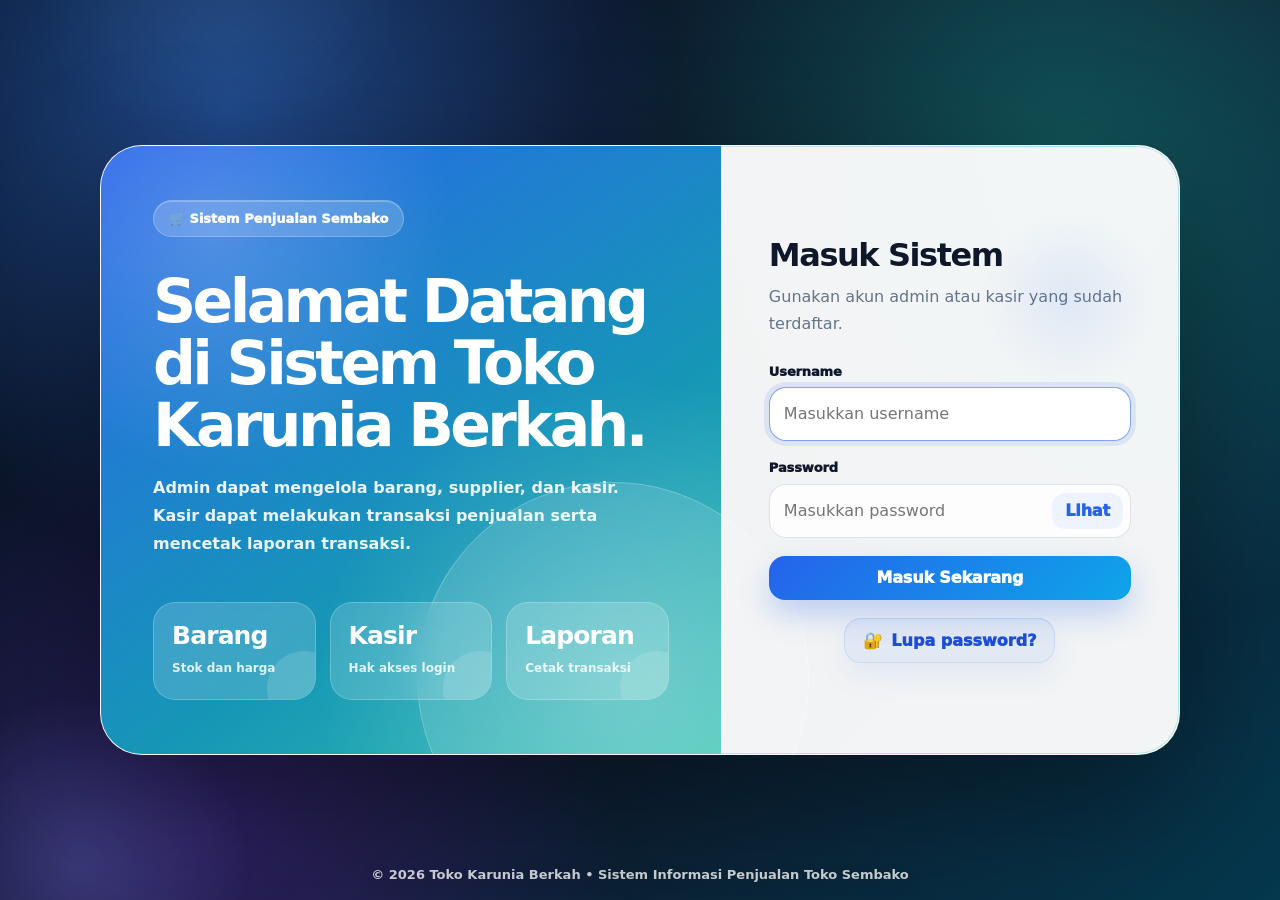
<file: barang.html>
<!DOCTYPE html>
<html lang="id">
<head><meta charset="UTF-8"><meta name="viewport" content="width=1181, viewport-fit=cover"><title>Data Barang | Sistem Informasi Penjualan Toko Sembako</title><style>
:root {
    --bg: #eef6ff;
    --bg-deep: #071528;
    --surface: rgba(255, 255, 255, .88);
    --surface-strong: #ffffff;
    --surface-soft: #f6faff;
    --ink: #0f172a;
    --muted: #64748b;
    --line: rgba(148, 163, 184, .30);
    --primary: #2563eb;
    --primary-dark: #1d4ed8;
    --cyan: #06b6d4;
    --teal: #14b8a6;
    --green: #16a34a;
    --red: #dc2626;
    --amber: #f59e0b;
    --purple: #7c3aed;
    --radius: 24px;
    --shadow: 0 28px 80px rgba(15, 23, 42, .13);
    --shadow-soft: 0 14px 36px rgba(15, 23, 42, .09);
    --blur: blur(18px);
}

* { box-sizing: border-box; }
html { scroll-behavior: smooth; }
body {
    margin: 0;
    min-height: 100vh;
    font-family: Inter, ui-sans-serif, system-ui, -apple-system, BlinkMacSystemFont, "Segoe UI", Arial, sans-serif;
    color: var(--ink);
    background:
        radial-gradient(circle at 8% 4%, rgba(37, 99, 235, .18), transparent 24rem),
        radial-gradient(circle at 92% 12%, rgba(20, 184, 166, .16), transparent 26rem),
        radial-gradient(circle at 60% 100%, rgba(124, 58, 237, .08), transparent 28rem),
        linear-gradient(135deg, #edf5ff 0%, #f8fbff 48%, #ecfff8 100%);
    overflow-x: hidden;
}
body::before {
    content: "";
    position: fixed;
    inset: 0;
    pointer-events: none;
    z-index: -3;
    background-image:
        linear-gradient(rgba(37, 99, 235, .045) 1px, transparent 1px),
        linear-gradient(90deg, rgba(37, 99, 235, .045) 1px, transparent 1px);
    background-size: 34px 34px;
    mask-image: linear-gradient(to bottom, rgba(0, 0, 0, .72), transparent 74%);
}
body::after {
    content: "";
    position: fixed;
    width: 520px;
    height: 520px;
    right: -230px;
    bottom: -235px;
    border-radius: 999px;
    background: radial-gradient(circle, rgba(14, 165, 233, .18), transparent 68%);
    filter: blur(3px);
    animation: auroraFloat 13s ease-in-out infinite alternate;
    pointer-events: none;
    z-index: -2;
}

a { color: inherit; text-decoration: none; }
button, input, select, textarea { font: inherit; }
img { max-width: 100%; }

/* LOGIN */
.login-page {
    display: grid;
    place-items: center;
    min-height: 100vh;
    padding: 32px;
    background:
        radial-gradient(circle at 18% 12%, rgba(59, 130, 246, .48), transparent 28rem),
        radial-gradient(circle at 83% 18%, rgba(20, 184, 166, .38), transparent 30rem),
        radial-gradient(circle at 16% 92%, rgba(124, 58, 237, .28), transparent 26rem),
        linear-gradient(135deg, #061225 0%, #0f172a 54%, #05384d 100%);
    overflow: hidden;
}
.login-page::before,
.login-page::after {
    content: "";
    position: fixed;
    border-radius: 999px;
    pointer-events: none;
    opacity: .9;
}
.login-page::before {
    width: 440px;
    height: 440px;
    top: -175px;
    right: -135px;
    background: radial-gradient(circle, rgba(125, 211, 252, .30), transparent 64%);
    animation: orbMove 10s ease-in-out infinite alternate;
}
.login-page::after {
    width: 380px;
    height: 380px;
    bottom: -155px;
    left: -110px;
    background: radial-gradient(circle, rgba(129, 140, 248, .28), transparent 65%);
    animation: orbMove 11s ease-in-out infinite alternate-reverse;
}
.login-card {
    width: min(1080px, 100%);
    min-height: 610px;
    display: grid;
    grid-template-columns: 1.15fr .85fr;
    position: relative;
    overflow: hidden;
    z-index: 1;
    border-radius: 38px;
    background: rgba(255, 255, 255, .95);
    border: 1px solid rgba(255, 255, 255, .42);
    box-shadow: 0 40px 120px rgba(0, 0, 0, .36);
    animation: cardReveal .82s cubic-bezier(.2, .8, .2, 1) both;
}
.login-card::before {
    content: "";
    position: absolute;
    inset: 0;
    padding: 1px;
    border-radius: inherit;
    background: linear-gradient(135deg, rgba(255, 255, 255, .85), rgba(96, 165, 250, .38), rgba(45, 212, 191, .38));
    mask: linear-gradient(#000 0 0) content-box, linear-gradient(#000 0 0);
    mask-composite: exclude;
    pointer-events: none;
}
.login-hero {
    position: relative;
    display: flex;
    flex-direction: column;
    justify-content: space-between;
    padding: 54px 52px;
    color: #fff;
    background:
        radial-gradient(circle at 78% 88%, rgba(255, 255, 255, .22), transparent 18rem),
        linear-gradient(145deg, rgba(37, 99, 235, .98), rgba(14, 116, 144, .94));
    isolation: isolate;
}
.login-hero::before {
    content: "";
    position: absolute;
    inset: 0;
    z-index: -1;
    background: linear-gradient(110deg, transparent 0%, rgba(255, 255, 255, .16) 44%, transparent 72%);
    transform: translateX(-120%);
    animation: shine 6s ease-in-out infinite;
}
.login-hero::after {
    content: "";
    position: absolute;
    right: -88px;
    bottom: -120px;
    width: 390px;
    height: 390px;
    border-radius: 50%;
    background: rgba(255, 255, 255, .13);
    border: 1px solid rgba(255, 255, 255, .22);
}
.login-badge {
    display: inline-flex;
    align-items: center;
    gap: 8px;
    width: fit-content;
    padding: 10px 15px;
    border-radius: 999px;
    background: rgba(255, 255, 255, .18);
    border: 1px solid rgba(255, 255, 255, .22);
    backdrop-filter: blur(12px);
    font-size: 13px;
    font-weight: 950;
    box-shadow: inset 0 1px 0 rgba(255, 255, 255, .26);
}
.login-hero h1 {
    max-width: 540px;
    margin: 34px 0 18px;
    font-size: clamp(38px, 5vw, 60px);
    line-height: 1.03;
    letter-spacing: -.06em;
}
.login-hero p {
    max-width: 470px;
    margin: 0;
    color: rgba(255, 255, 255, .9);
    line-height: 1.75;
    font-weight: 650;
}
.login-mini-cards {
    position: relative;
    z-index: 1;
    display: grid;
    grid-template-columns: repeat(3, minmax(0, 1fr));
    gap: 14px;
    margin-top: 38px;
}
.login-mini-cards div {
    position: relative;
    min-height: 98px;
    padding: 18px;
    overflow: hidden;
    border-radius: 22px;
    background: rgba(255, 255, 255, .16);
    border: 1px solid rgba(255, 255, 255, .22);
    backdrop-filter: blur(14px);
    transition: transform .25s ease, background .25s ease, border-color .25s ease;
}
.login-mini-cards div:hover {
    transform: translateY(-6px) scale(1.01);
    background: rgba(255, 255, 255, .23);
    border-color: rgba(255, 255, 255, .34);
}
.login-mini-cards div::after {
    content: "";
    position: absolute;
    right: -26px;
    bottom: -26px;
    width: 74px;
    height: 74px;
    border-radius: 50%;
    background: rgba(255, 255, 255, .13);
}
.login-mini-cards strong { display: block; margin-bottom: 7px; font-size: 25px; letter-spacing: -.035em; }
.login-mini-cards span { color: rgba(255, 255, 255, .84); font-size: 12px; font-weight: 750; }
.login-form-panel {
    position: relative;
    align-self: center;
    padding: 52px 48px;
}
.login-form-panel::before {
    content: "";
    position: absolute;
    width: 180px;
    height: 180px;
    right: 20px;
    top: 24px;
    border-radius: 50%;
    background: radial-gradient(circle, rgba(37, 99, 235, .09), transparent 70%);
    pointer-events: none;
}
.login-form-panel h2,
.forgot-card h1 {
    margin: 0 0 10px;
    font-size: 32px;
    line-height: 1.15;
    letter-spacing: -.045em;
}
.login-form-panel > p,
.forgot-card > p {
    margin: 0 0 26px;
    color: var(--muted);
    line-height: 1.68;
    font-weight: 520;
}
.forgot-login-box { margin-top: 18px; text-align: center; }
.forgot-login-box a {
    display: inline-flex;
    align-items: center;
    justify-content: center;
    gap: 8px;
    color: #1d4ed8;
    font-weight: 950;
    padding: 12px 18px;
    border-radius: 17px;
    background: rgba(37, 99, 235, .08);
    border: 1px solid rgba(37, 99, 235, .10);
    transition: .25s ease;
}
.forgot-login-box a::before { content: "🔐"; }
.forgot-login-box a:hover { background: rgba(37, 99, 235, .15); transform: translateY(-2px); }
.forgot-page {
    min-height: 100vh;
    display: grid;
    place-items: center;
    padding: 28px;
    background:
        radial-gradient(circle at 20% 10%, rgba(59, 130, 246, .34), transparent 24rem),
        radial-gradient(circle at 80% 90%, rgba(20, 184, 166, .28), transparent 25rem),
        linear-gradient(135deg, #071225, #0f172a);
}
.forgot-card {
    width: min(500px, 100%);
    padding: 36px;
    border-radius: 30px;
    background: rgba(255, 255, 255, .96);
    border: 1px solid rgba(255, 255, 255, .55);
    box-shadow: 0 34px 100px rgba(0, 0, 0, .30);
    animation: cardReveal .65s ease both;
}

/* FORM & BUTTON */
.form-group { margin-bottom: 15px; }
label {
    display: block;
    margin-bottom: 8px;
    color: #172033;
    font-size: 13px;
    font-weight: 950;
    letter-spacing: -.01em;
}
input, select, textarea {
    width: 100%;
    min-height: 47px;
    padding: 12px 14px;
    border: 1px solid #d8e2ef;
    border-radius: 16px;
    background: rgba(255, 255, 255, .88);
    color: var(--ink);
    outline: none;
    transition: border-color .2s ease, box-shadow .2s ease, transform .2s ease, background .2s ease;
}
textarea { min-height: 92px; resize: vertical; }
input:focus, select:focus, textarea:focus {
    border-color: rgba(37, 99, 235, .66);
    box-shadow: 0 0 0 5px rgba(37, 99, 235, .12);
    background: #fff;
    transform: translateY(-1px);
}
.password-wrap { position: relative; }
.password-wrap input { padding-right: 86px; }
.password-toggle {
    position: absolute;
    right: 8px;
    top: 50%;
    transform: translateY(-50%);
    min-height: 36px;
    width: auto;
    padding: 8px 13px;
    border-radius: 13px;
    background: #eef4ff;
    color: var(--primary);
    box-shadow: none;
}
button, .btn {
    position: relative;
    display: inline-flex;
    align-items: center;
    justify-content: center;
    gap: 8px;
    min-height: 44px;
    padding: 11px 17px;
    border: 0;
    border-radius: 16px;
    color: #fff;
    cursor: pointer;
    overflow: hidden;
    background: linear-gradient(135deg, #2563eb, #0ea5e9);
    box-shadow: 0 14px 30px rgba(37, 99, 235, .26);
    font-weight: 950;
    transition: transform .2s ease, box-shadow .2s ease, filter .2s ease;
}
button::after, .btn::after {
    content: "";
    position: absolute;
    inset: 0;
    background: linear-gradient(110deg, transparent, rgba(255, 255, 255, .28), transparent);
    transform: translateX(-120%);
    transition: transform .6s ease;
}
button:hover, .btn:hover { transform: translateY(-3px); box-shadow: 0 18px 38px rgba(37, 99, 235, .33); }
button:hover::after, .btn:hover::after { transform: translateX(120%); }
button:active, .btn:active { transform: translateY(0); }
.btn-secondary { background: linear-gradient(135deg, #475569, #64748b); box-shadow: 0 14px 30px rgba(71, 85, 105, .20); }
.btn-danger { background: linear-gradient(135deg, #dc2626, #f43f5e); box-shadow: 0 14px 30px rgba(220, 38, 38, .22); }
.btn-print { background: linear-gradient(135deg, #16a34a, #22c55e); box-shadow: 0 14px 30px rgba(22, 163, 74, .22); }
.btn-ghost { background: #eef4ff; color: var(--primary); box-shadow: none; }
.alert {
    margin-bottom: 16px;
    padding: 14px 15px;
    border-radius: 18px;
    border: 1px solid transparent;
    font-weight: 850;
    animation: slideUp .45s ease both;
}
.alert-error { background: #fff1f2; color: #991b1b; border-color: #fecdd3; }
.alert-success { background: #ecfdf5; color: #166534; border-color: #bbf7d0; }

/* APP LAYOUT: sidebar dan topbar tidak ikut saat halaman di-scroll */
.layout {
    display: block;
    min-height: 100vh;
}
.sidebar {
    position: fixed;
    top: 0;
    left: 0;
    bottom: 0;
    width: 304px;
    height: 100vh;
    min-height: 100vh;
    padding: 23px 18px;
    overflow-y: auto;
    overflow-x: hidden;
    color: #fff;
    background:
        radial-gradient(circle at 24% 0%, rgba(59, 130, 246, .34), transparent 18rem),
        radial-gradient(circle at 90% 80%, rgba(20, 184, 166, .22), transparent 18rem),
        linear-gradient(180deg, rgba(15, 23, 42, .99), rgba(9, 30, 55, .99));
    box-shadow: 18px 0 50px rgba(15, 23, 42, .14);
    z-index: 2;
}
.brand {
    display: flex;
    align-items: center;
    gap: 12px;
    padding-bottom: 18px;
    margin-bottom: 18px;
    border-bottom: 1px solid rgba(255, 255, 255, .10);
}
.brand-logo {
    width: 52px;
    height: 52px;
    display: grid;
    place-items: center;
    border-radius: 19px;
    background: linear-gradient(135deg, #38bdf8, #2563eb 56%, #14b8a6);
    box-shadow: 0 16px 38px rgba(37, 99, 235, .38);
    font-weight: 950;
    letter-spacing: -.05em;
    animation: pulseLogo 3.8s ease-in-out infinite;
}
.brand h2 { margin: 0; font-size: 20px; letter-spacing: -.04em; }
.brand span { display: block; margin-top: 2px; color: #93c5fd; font-size: 12px; font-weight: 850; }
.userbox {
    display: flex;
    align-items: center;
    gap: 12px;
    margin-bottom: 18px;
    padding: 15px;
    border-radius: 23px;
    background: rgba(255, 255, 255, .085);
    border: 1px solid rgba(255, 255, 255, .12);
    backdrop-filter: blur(14px);
    box-shadow: inset 0 1px 0 rgba(255, 255, 255, .07);
}
.avatar {
    width: 46px;
    height: 46px;
    display: grid;
    place-items: center;
    border-radius: 17px;
    background: linear-gradient(135deg, #e0f2fe, #bfdbfe);
    color: #1d4ed8;
    font-weight: 950;
    box-shadow: inset 0 1px 0 rgba(255, 255, 255, .75);
}
.userbox strong { display: block; font-size: 14px; }
.userbox span { display: block; margin-top: 2px; color: #93c5fd; font-size: 12px; font-weight: 950; }
.sidebar-nav { display: grid; gap: 8px; }
.sidebar-nav a, .logout {
    display: flex;
    align-items: center;
    gap: 11px;
    min-height: 45px;
    padding: 12px 13px;
    border-radius: 17px;
    color: #dbeafe;
    font-size: 14px;
    font-weight: 880;
    position: relative;
    transition: transform .20s ease, background .20s ease, color .20s ease;
}
.sidebar-nav a span, .logout span { width: 22px; text-align: center; filter: drop-shadow(0 5px 9px rgba(0, 0, 0, .20)); }
.sidebar-nav a::before {
    content: "";
    position: absolute;
    inset: 0;
    border-radius: inherit;
    background: linear-gradient(135deg, rgba(255, 255, 255, .16), rgba(255, 255, 255, .055));
    opacity: 0;
    transition: opacity .20s ease;
}
.sidebar-nav a:hover, .sidebar-nav a.active { color: #fff; transform: translateX(5px); }
.sidebar-nav a:hover::before, .sidebar-nav a.active::before { opacity: 1; }
.sidebar-nav a.active { box-shadow: inset 4px 0 0 #60a5fa, 0 14px 30px rgba(2, 8, 23, .12); }
.logout {
    margin-top: 20px;
    background: rgba(220, 38, 38, .17);
    border: 1px solid rgba(248, 113, 113, .24);
    color: #fecaca;
}
.logout:hover { background: rgba(220, 38, 38, .27); color: #fff; transform: translateX(5px); }
.content {
    width: calc(100% - 304px);
    min-height: 100vh;
    margin-left: 304px;
    padding: 30px;
}
.topbar {
    position: static;
    top: auto;
    z-index: 1;
    display: flex;
    align-items: center;
    justify-content: space-between;
    gap: 16px;
    min-height: 104px;
    padding: 22px 24px;
    margin-bottom: 24px;
    border-radius: 30px;
    overflow: hidden;
    background:
        linear-gradient(135deg, rgba(255, 255, 255, .90), rgba(255, 255, 255, .70)),
        radial-gradient(circle at 95% 20%, rgba(20, 184, 166, .16), transparent 18rem);
    border: 1px solid rgba(255, 255, 255, .76);
    backdrop-filter: var(--blur);
    box-shadow: var(--shadow-soft);
    animation: slideDown .48s ease both;
}
.topbar::after {
    content: "";
    position: absolute;
    right: -70px;
    top: -90px;
    width: 240px;
    height: 240px;
    border-radius: 999px;
    background: radial-gradient(circle, rgba(37, 99, 235, .10), transparent 67%);
    pointer-events: none;
}
.topbar h1 { margin: 0; font-size: 30px; letter-spacing: -.05em; }
.eyebrow {
    margin: 0 0 5px;
    color: var(--primary);
    font-size: 12px;
    font-weight: 950;
    text-transform: uppercase;
    letter-spacing: .14em;
}
.topbar-right { position: relative; z-index: 1; display: flex; align-items: center; gap: 10px; flex-wrap: wrap; justify-content: flex-end; }
.date-pill, .role-pill, .clock-pill {
    display: inline-flex;
    align-items: center;
    gap: 7px;
    min-height: 39px;
    padding: 10px 13px;
    border-radius: 999px;
    font-size: 12px;
    font-weight: 950;
    white-space: nowrap;
    border: 1px solid rgba(255, 255, 255, .72);
}
.date-pill { background: #eff6ff; color: #1d4ed8; }
.role-pill { background: #ecfdf5; color: #047857; }
.clock-pill { background: #f5f3ff; color: #6d28d9; }
.date-pill::before { content: "📅"; }
.role-pill::before { content: "🔑"; }
.clock-pill::before { content: "⏱"; }
.page-title {
    display: flex;
    align-items: center;
    justify-content: space-between;
    gap: 16px;
    margin-bottom: 18px;
    animation: slideUp .48s ease both;
}
.page-title h1 { margin: 0; font-size: 27px; letter-spacing: -.045em; }

.card {
    position: relative;
    margin-bottom: 22px;
    padding: 23px;
    border-radius: var(--radius);
    background: var(--surface);
    border: 1px solid rgba(255, 255, 255, .72);
    box-shadow: var(--shadow-soft);
    backdrop-filter: var(--blur);
    animation: slideUp .52s ease both;
}
.card::before {
    content: "";
    position: absolute;
    inset: 0;
    border-radius: inherit;
    background: linear-gradient(135deg, rgba(255, 255, 255, .58), transparent 47%);
    pointer-events: none;
}
.card > * { position: relative; }
.card h2 { margin: 0 0 16px; font-size: 21px; letter-spacing: -.035em; }
.grid { display: grid; grid-template-columns: repeat(2, minmax(0, 1fr)); gap: 15px; }
.grid-3 { display: grid; grid-template-columns: repeat(3, minmax(0, 1fr)); gap: 15px; }

/* DASHBOARD */
.dashboard-hero {
    position: relative;
    overflow: hidden;
    display: grid;
    grid-template-columns: 1.3fr .7fr;
    gap: 20px;
    align-items: center;
    min-height: 160px;
    margin-bottom: 20px;
    padding: 26px;
    border-radius: 30px;
    color: #fff;
    background:
        radial-gradient(circle at 92% 22%, rgba(255,255,255,.24), transparent 15rem),
        linear-gradient(135deg, #2563eb, #0891b2 64%, #14b8a6);
    box-shadow: 0 28px 70px rgba(37, 99, 235, .24);
    animation: slideUp .55s ease both;
}
.dashboard-hero::after {
    content: "";
    position: absolute;
    right: -90px;
    bottom: -130px;
    width: 330px;
    height: 330px;
    border-radius: 50%;
    background: rgba(255,255,255,.12);
    border: 1px solid rgba(255,255,255,.18);
}
.dashboard-hero h2 { position: relative; z-index: 1; margin: 0 0 10px; font-size: 32px; letter-spacing: -.055em; }
.dashboard-hero p { position: relative; z-index: 1; max-width: 680px; margin: 0; color: rgba(255,255,255,.88); line-height: 1.72; font-weight: 650; }
.hero-kpi { position: relative; z-index: 1; display: grid; gap: 10px; }
.hero-kpi div {
    padding: 14px 15px;
    border-radius: 20px;
    background: rgba(255,255,255,.16);
    border: 1px solid rgba(255,255,255,.22);
    backdrop-filter: blur(14px);
}
.hero-kpi span { display: block; color: rgba(255,255,255,.78); font-size: 12px; font-weight: 850; }
.hero-kpi strong { display: block; margin-top: 3px; font-size: 20px; letter-spacing: -.035em; }
.stats {
    display: grid;
    grid-template-columns: repeat(4, minmax(0, 1fr));
    gap: 18px;
    margin-bottom: 22px;
}
.stat {
    position: relative;
    min-height: 144px;
    padding: 22px;
    overflow: hidden;
    border-radius: 26px;
    background: linear-gradient(150deg, rgba(255,255,255,.96), rgba(248,251,255,.88));
    border: 1px solid rgba(255,255,255,.76);
    box-shadow: var(--shadow-soft);
    animation: statPop .55s ease both;
    transition: transform .25s ease, box-shadow .25s ease;
}
.stat:hover { transform: translateY(-6px); box-shadow: 0 24px 54px rgba(15, 23, 42, .13); }
.stat:nth-child(1) { animation-delay: .03s; }
.stat:nth-child(2) { animation-delay: .08s; }
.stat:nth-child(3) { animation-delay: .13s; }
.stat:nth-child(4) { animation-delay: .18s; }
.stat::before {
    content: "";
    position: absolute;
    right: -44px;
    top: -48px;
    width: 140px;
    height: 140px;
    border-radius: 50%;
    background: rgba(37, 99, 235, .10);
}
.stat::after {
    content: "📌";
    position: absolute;
    right: 18px;
    top: 18px;
    width: 48px;
    height: 48px;
    display: grid;
    place-items: center;
    border-radius: 18px;
    background: #eff6ff;
    font-size: 22px;
    box-shadow: inset 0 1px 0 rgba(255,255,255,.85);
}
.stat:nth-child(1)::after { content: "📦"; }
.stat:nth-child(2)::after { content: "🚚"; background: #ecfeff; }
.stat:nth-child(3)::after { content: "👤"; background: #f5f3ff; }
.stat:nth-child(4)::after { content: "💰"; background: #ecfdf5; }
.stat h3 {
    margin: 0 0 14px;
    color: var(--muted);
    font-size: 12px;
    font-weight: 950;
    text-transform: uppercase;
    letter-spacing: .08em;
}
.stat p {
    position: relative;
    z-index: 1;
    margin: 0;
    font-size: 28px;
    font-weight: 950;
    letter-spacing: -.045em;
}
.dashboard-grid {
    display: grid;
    grid-template-columns: minmax(0, 1fr) 340px;
    gap: 20px;
}
.quick-actions { display: grid; gap: 12px; }
.quick-actions a {
    display: flex;
    align-items: center;
    justify-content: space-between;
    gap: 12px;
    padding: 15px;
    border-radius: 20px;
    background: #fff;
    border: 1px solid rgba(148, 163, 184, .22);
    box-shadow: 0 10px 24px rgba(15, 23, 42, .06);
    font-weight: 950;
    transition: transform .22s ease, box-shadow .22s ease, border-color .22s ease;
}
.quick-actions a:hover { transform: translateY(-4px); box-shadow: 0 18px 40px rgba(37, 99, 235, .12); border-color: rgba(37, 99, 235, .25); }
.quick-actions span { color: var(--muted); font-size: 12px; font-weight: 800; }

/* TABLE */
.table-tools {
    display: flex;
    align-items: center;
    justify-content: space-between;
    gap: 12px;
    margin: 0 0 14px;
    flex-wrap: wrap;
}
.table-search { max-width: 360px; background: rgba(255,255,255,.88); }
.table-count {
    color: var(--muted);
    font-size: 13px;
    font-weight: 950;
    padding: 8px 12px;
    background: rgba(248,250,252,.82);
    border: 1px solid var(--line);
    border-radius: 999px;
}
.table-wrap {
    width: 100%;
    overflow-x: auto;
    border-radius: 22px;
    border: 1px solid rgba(148, 163, 184, .25);
    background: #fff;
    box-shadow: inset 0 1px 0 rgba(255,255,255,.75);
}
.table-wrap::-webkit-scrollbar { height: 10px; }
.table-wrap::-webkit-scrollbar-thumb { background: #cbd5e1; border-radius: 999px; border: 3px solid #fff; }
table {
    width: 100%;
    min-width: 760px;
    border-collapse: collapse;
    background: #fff;
}
th, td {
    padding: 14px 13px;
    border-bottom: 1px solid #e8eef7;
    text-align: left;
    vertical-align: middle;
}
th {
    position: static;
    top: auto;
    z-index: auto;
    background: linear-gradient(180deg, #f8fbff, #eef5ff);
    color: #334155;
    font-size: 12px;
    font-weight: 950;
    text-transform: uppercase;
    letter-spacing: .06em;
    white-space: nowrap;
}
td { color: #334155; font-size: 14px; }
tbody tr { transition: background .16s ease, transform .16s ease, box-shadow .16s ease; }
tbody tr:hover { background: #f8fbff; transform: scale(1.002); box-shadow: 0 8px 24px rgba(15,23,42,.05); }
tbody tr.row-new { animation: rowIn .30s ease both; }
tfoot th { background: #f8fafc; color: var(--ink); }
.actions { display: flex; gap: 8px; flex-wrap: wrap; }
.actions .btn { padding: 9px 12px; border-radius: 13px; font-size: 13px; }
.badge {
    display: inline-flex;
    align-items: center;
    justify-content: center;
    padding: 6px 10px;
    border-radius: 999px;
    background: #eff6ff;
    color: #1d4ed8;
    font-size: 12px;
    font-weight: 950;
}
.report-header {
    text-align: center;
    margin-bottom: 18px;
    padding-bottom: 15px;
    border-bottom: 2px solid var(--line);
}
.report-header h2 { margin: 0 0 8px; }
.report-header p { margin: 4px 0; color: var(--muted); }
.filter { display: flex; align-items: end; gap: 11px; flex-wrap: wrap; }
.filter .form-group { min-width: 190px; margin-bottom: 0; }
#tabelItem { margin-top: 8px; }
#grandTotal { color: #047857; font-size: 18px; }

/* JS ENHANCEMENTS */
.app-loader {
    position: fixed;
    inset: 0;
    z-index: 9999;
    display: grid;
    place-items: center;
    background: linear-gradient(135deg, #061225, #0f172a 52%, #06394b);
    color: #fff;
    transition: opacity .45s ease, visibility .45s ease;
}
.app-loader.hide { opacity: 0; visibility: hidden; }
.loader-box { text-align: center; font-weight: 950; letter-spacing: -.02em; }
.loader-spinner {
    width: 48px;
    height: 48px;
    margin: 0 auto 14px;
    border-radius: 50%;
    border: 4px solid rgba(255,255,255,.15);
    border-top-color: #60a5fa;
    box-shadow: 0 0 30px rgba(96, 165, 250, .25);
    animation: spin .75s linear infinite;
}
.no-result-row td { text-align: center; color: var(--muted); font-weight: 850; padding: 28px 12px; }
.form-spotlight { box-shadow: 0 0 0 5px rgba(37,99,235,.10), var(--shadow-soft); }
.reveal-ready { opacity: 0; transform: translateY(18px); transition: opacity .55s ease, transform .55s ease; }
.reveal-ready.revealed { opacity: 1; transform: none; }

/* ANIMATION */
@keyframes cardReveal { from { opacity: 0; transform: translateY(24px) scale(.975); } to { opacity: 1; transform: none; } }
@keyframes slideUp { from { opacity: 0; transform: translateY(18px); } to { opacity: 1; transform: none; } }
@keyframes slideDown { from { opacity: 0; transform: translateY(-14px); } to { opacity: 1; transform: none; } }
@keyframes rowIn { from { opacity: 0; transform: translateY(8px); } to { opacity: 1; transform: none; } }
@keyframes statPop { from { opacity: 0; transform: translateY(18px) scale(.98); } to { opacity: 1; transform: none; } }
@keyframes orbMove { from { transform: translate3d(0,0,0) scale(1); } to { transform: translate3d(30px, 25px, 0) scale(1.07); } }
@keyframes auroraFloat { from { transform: translate(0,0) scale(1); } to { transform: translate(-36px, -24px) scale(1.09); } }
@keyframes shine { 0%, 42% { transform: translateX(-120%); } 62%, 100% { transform: translateX(120%); } }
@keyframes pulseLogo { 0%, 100% { transform: translateY(0); box-shadow: 0 16px 38px rgba(37,99,235,.38); } 50% { transform: translateY(-3px); box-shadow: 0 20px 48px rgba(20,184,166,.36); } }
@keyframes spin { to { transform: rotate(360deg); } }
@keyframes ripple { to { transform: scale(2.7); opacity: 0; } }


/* PREMIUM V6: dashboard compact table + footer copyright */
.transaksi-terbaru-card {
    overflow: hidden !important;
}

.transaksi-terbaru-card .table-tools {
    gap: 10px;
    margin-bottom: 12px;
}

.transaksi-terbaru-card .table-search {
    max-width: 320px;
    min-height: 44px;
}

.transaksi-terbaru-card .table-count {
    font-size: 12px;
    padding: 7px 11px;
}

.transaksi-terbaru-card .table-wrap {
    overflow-x: hidden !important;
}

.table-transaksi-dashboard {
    width: 100% !important;
    min-width: 0 !important;
    table-layout: fixed !important;
}

.table-transaksi-dashboard th,
.table-transaksi-dashboard td {
    padding: 11px 8px !important;
    font-size: 12.2px !important;
    line-height: 1.35 !important;
    white-space: normal !important;
    word-break: break-word !important;
}

.table-transaksi-dashboard th {
    font-size: 10.6px !important;
    letter-spacing: .045em !important;
}

.table-transaksi-dashboard th:nth-child(1),
.table-transaksi-dashboard td:nth-child(1) {
    width: 6%;
    text-align: center;
}

.table-transaksi-dashboard th:nth-child(2),
.table-transaksi-dashboard td:nth-child(2) {
    width: 23%;
}

.table-transaksi-dashboard th:nth-child(3),
.table-transaksi-dashboard td:nth-child(3) {
    width: 17%;
}

.table-transaksi-dashboard th:nth-child(4),
.table-transaksi-dashboard td:nth-child(4) {
    width: 13%;
}

.table-transaksi-dashboard th:nth-child(5),
.table-transaksi-dashboard td:nth-child(5),
.table-transaksi-dashboard th:nth-child(6),
.table-transaksi-dashboard td:nth-child(6),
.table-transaksi-dashboard th:nth-child(7),
.table-transaksi-dashboard td:nth-child(7) {
    width: 13.6%;
    white-space: nowrap !important;
}

.app-footer {
    margin: 26px 0 4px;
    padding: 18px 22px;
    display: flex;
    align-items: center;
    justify-content: space-between;
    gap: 14px;
    border-radius: 24px;
    background:
        linear-gradient(135deg, rgba(255,255,255,.88), rgba(255,255,255,.62)),
        radial-gradient(circle at 95% 20%, rgba(37,99,235,.12), transparent 16rem);
    border: 1px solid rgba(255,255,255,.74);
    box-shadow: 0 16px 42px rgba(15,23,42,.08);
    color: #475569;
    backdrop-filter: blur(16px);
}

.app-footer strong {
    display: block;
    color: #0f172a;
    font-size: 14px;
    letter-spacing: -.015em;
}

.app-footer span,
.app-footer p {
    margin: 0;
    color: #64748b;
    font-size: 12px;
    font-weight: 750;
}

.login-copyright {
    position: fixed;
    left: 50%;
    bottom: 18px;
    transform: translateX(-50%);
    width: calc(100% - 32px);
    text-align: center;
    color: rgba(255,255,255,.76);
    font-size: 13px;
    font-weight: 760;
    z-index: 2;
    text-shadow: 0 6px 18px rgba(0,0,0,.22);
}


/* PREMIUM V7: sidebar kiri dibuat diam, hanya konten kanan yang bergerak saat scroll */
.sidebar::-webkit-scrollbar {
    width: 7px;
}
.sidebar::-webkit-scrollbar-track {
    background: rgba(255, 255, 255, .04);
}
.sidebar::-webkit-scrollbar-thumb {
    background: rgba(147, 197, 253, .38);
    border-radius: 999px;
}
.sidebar::-webkit-scrollbar-thumb:hover {
    background: rgba(147, 197, 253, .62);
}
html, body {
    overflow-x: hidden;
}



/* PREMIUM V10: sidebar bisa dibuka dan ditutup */
.sidebar,
.content,
.sidebar-toggle {
    transition: transform .32s ease, margin-left .32s ease, width .32s ease, left .32s ease, box-shadow .32s ease;
}

.sidebar-toggle {
    position: fixed;
    left: 318px;
    top: 22px;
    z-index: 1200;
    width: 46px;
    height: 46px;
    display: inline-grid;
    place-items: center;
    border: 0;
    border-radius: 16px;
    color: #ffffff;
    background: linear-gradient(135deg, #2563eb, #0ea5e9);
    box-shadow: 0 18px 38px rgba(37, 99, 235, .28);
    font-size: 20px;
    line-height: 1;
    cursor: pointer;
}

.sidebar-toggle:hover {
    transform: translateY(-2px) scale(1.03);
    box-shadow: 0 22px 46px rgba(37, 99, 235, .36);
}

body.sidebar-collapsed .sidebar {
    transform: translateX(-104%);
    box-shadow: none;
}

body.sidebar-collapsed .content {
    margin-left: 0;
    width: 100%;
}

body.sidebar-collapsed .sidebar-toggle {
    left: 22px;
    background: linear-gradient(135deg, #0f172a, #2563eb);
}

body.sidebar-collapsed .content .topbar,
body.sidebar-collapsed .content .card,
body.sidebar-collapsed .content .page-title,
body.sidebar-collapsed .content .dashboard-hero,
body.sidebar-collapsed .content .stats,
body.sidebar-collapsed .content .dashboard-grid,
body.sidebar-collapsed .content .app-footer {
    animation-duration: .32s;
}

@media (max-width: 900px) {
    .sidebar-toggle {
        left: 18px;
        top: 18px;
    }

    .sidebar {
        position: fixed !important;
        width: 304px;
        height: 100vh;
        min-height: 100vh;
        border-radius: 0 28px 28px 0;
        transform: translateX(-104%);
        z-index: 1100;
        overflow-y: auto;
    }

    body:not(.sidebar-collapsed) .sidebar {
        transform: translateX(0);
    }

    .content {
        width: 100% !important;
        margin-left: 0 !important;
        padding-top: 78px;
    }
}

@media print {
    body { background: #fff; color: #000; }
    body::before, body::after, .sidebar, .topbar, .no-print, .table-tools, .app-loader { display: none !important; }
    .content { width: 100%; margin: 0; padding: 0; }
    .card { box-shadow: none; border: 0; border-radius: 0; padding: 0; background: #fff; }
    .card::before { display: none; }
    .page-title { display: none; }
    table { min-width: 0; }
    th, td { border: 1px solid #000; color: #000; }
}

@media (max-width: 1100px) {
    .stats { grid-template-columns: repeat(2, minmax(0, 1fr)); }
    .dashboard-grid { grid-template-columns: 1fr; }
    .dashboard-hero { grid-template-columns: 1fr; }
}
@media (max-width: 900px) {
    .login-card { grid-template-columns: 1fr; }
    .login-hero { min-height: 420px; }
    .layout { display: block; }
    .sidebar {
        position: static;
        width: 100%;
        height: auto;
        min-height: auto;
        border-radius: 0 0 30px 30px;
        overflow: visible;
    }
    .content {
        width: 100%;
        margin-left: 0;
        padding: 18px;
    }
    .topbar { align-items: flex-start; flex-direction: column; }
    .grid, .grid-3 { grid-template-columns: 1fr; }
}
@media (max-width: 640px) {
    .app-footer { align-items: flex-start; flex-direction: column; }
    .login-copyright { position: static; transform: none; margin-top: 18px; }
    .login-page, .forgot-page { padding: 16px; }
    .login-card { border-radius: 28px; }
    .login-hero, .login-form-panel { padding: 32px 24px; }
    .login-mini-cards { grid-template-columns: 1fr; }
    .stats { grid-template-columns: 1fr; }
    .page-title { align-items: flex-start; flex-direction: column; }
    .card { padding: 17px; }
    .filter { align-items: stretch; }
    .filter .form-group { width: 100%; }
    button, .btn { width: auto; }
}

@media (prefers-reduced-motion: reduce) {
    *, *::before, *::after { animation: none !important; transition: none !important; scroll-behavior: auto !important; }
}

/* Mobile override untuk sidebar collapse, ditaruh di akhir agar menang dari aturan responsive lama */
@media (max-width: 900px) {
    .sidebar-toggle {
        position: fixed;
        display: inline-grid;
        left: 18px;
        top: 18px;
        z-index: 1200;
    }

    .sidebar {
        position: fixed !important;
        top: 0;
        left: 0;
        bottom: 0;
        width: 304px !important;
        height: 100vh !important;
        min-height: 100vh !important;
        border-radius: 0 28px 28px 0 !important;
        overflow-y: auto !important;
        transform: translateX(-104%);
        z-index: 1100;
    }

    body:not(.sidebar-collapsed) .sidebar {
        transform: translateX(0);
    }

    body.sidebar-collapsed .sidebar {
        transform: translateX(-104%);
    }

    .content,
    body.sidebar-collapsed .content {
        width: 100% !important;
        margin-left: 0 !important;
        padding: 78px 18px 18px !important;
    }
}


/* PREMIUM V11: tombol buka/tutup sidebar dirapikan di dalam header, tidak menabrak judul */
.topbar {
    align-items: center;
    padding: 20px 24px;
}

.topbar-left {
    position: relative;
    z-index: 2;
    display: flex;
    align-items: center;
    gap: 16px;
    min-width: 0;
}

.topbar-title {
    min-width: 0;
}

.topbar-title h1 {
    white-space: normal;
    overflow-wrap: anywhere;
}

.sidebar-toggle,
body.sidebar-collapsed .sidebar-toggle {
    position: relative !important;
    left: auto !important;
    top: auto !important;
    z-index: 3;
    flex: 0 0 54px;
    width: 54px;
    height: 54px;
    min-height: 54px;
    padding: 0;
    display: inline-grid;
    place-items: center;
    border-radius: 20px;
    border: 1px solid rgba(255, 255, 255, .72);
    color: #ffffff;
    background:
        linear-gradient(135deg, #1d4ed8 0%, #2563eb 48%, #0ea5e9 100%);
    box-shadow:
        0 18px 38px rgba(37, 99, 235, .24),
        inset 0 1px 0 rgba(255, 255, 255, .28);
    font-size: 0;
    line-height: 1;
    cursor: pointer;
    transform: none;
}

.sidebar-toggle::before {
    content: "";
    position: absolute;
    inset: 8px;
    border-radius: 15px;
    background: rgba(255, 255, 255, .12);
    opacity: .95;
    transition: opacity .25s ease, transform .25s ease;
}

.sidebar-toggle .toggle-icon {
    position: relative;
    z-index: 1;
    display: grid;
    place-items: center;
    width: 28px;
    height: 28px;
    color: #fff;
    font-size: 27px;
    font-weight: 950;
    line-height: 1;
    transform: translateY(-1px);
}

body.sidebar-collapsed .sidebar-toggle {
    background:
        linear-gradient(135deg, #0f172a 0%, #1d4ed8 58%, #0ea5e9 100%);
}

body.sidebar-collapsed .sidebar-toggle .toggle-icon {
    font-size: 26px;
    transform: none;
}

.sidebar-toggle:hover,
body.sidebar-collapsed .sidebar-toggle:hover {
    transform: translateY(-2px) scale(1.02);
    box-shadow:
        0 22px 46px rgba(37, 99, 235, .32),
        inset 0 1px 0 rgba(255, 255, 255, .30);
}

.sidebar-toggle:hover::before {
    opacity: 1;
    transform: scale(.94);
}

body:not(.sidebar-collapsed) .content {
    width: calc(100% - 304px);
    margin-left: 304px;
}

body.sidebar-collapsed .content {
    width: 100% !important;
    margin-left: 0 !important;
}

body.sidebar-collapsed .topbar {
    border-color: rgba(37, 99, 235, .16);
    box-shadow: 0 22px 55px rgba(37, 99, 235, .09);
}

body.sidebar-collapsed .topbar-left::after {
    content: "Menu penuh aktif";
    display: inline-flex;
    align-items: center;
    min-height: 31px;
    padding: 7px 11px;
    border-radius: 999px;
    background: rgba(37, 99, 235, .08);
    color: #1d4ed8;
    font-size: 11px;
    font-weight: 950;
    white-space: nowrap;
}

/* Dashboard V11: ringkasan lebih ringkas dan tetap menghitung data hari berjalan */
.dashboard-hero p {
    max-width: 730px;
}

@media (max-width: 900px) {
    .topbar {
        padding: 18px;
        border-radius: 26px;
    }

    .topbar-left {
        gap: 12px;
        width: 100%;
    }

    .sidebar-toggle,
    body.sidebar-collapsed .sidebar-toggle {
        position: relative !important;
        left: auto !important;
        top: auto !important;
        flex-basis: 50px;
        width: 50px;
        height: 50px;
        min-height: 50px;
        border-radius: 18px;
    }

    .topbar h1 {
        font-size: 26px;
    }

    .content,
    body.sidebar-collapsed .content {
        padding-top: 18px !important;
    }

    body.sidebar-collapsed .topbar-left::after {
        display: none;
    }
}

@media (max-width: 520px) {
    .topbar-left {
        align-items: flex-start;
    }

    .sidebar-toggle,
    body.sidebar-collapsed .sidebar-toggle {
        flex-basis: 46px;
        width: 46px;
        height: 46px;
        min-height: 46px;
        border-radius: 16px;
    }

    .sidebar-toggle .toggle-icon {
        font-size: 24px;
    }
}

/* PREMIUM V12: data barang berurutan dan tampilan inventory lebih menarik */
.page-title-inventory {
    align-items: flex-end;
}
.page-subtitle {
    margin: 7px 0 0;
    color: var(--muted);
    font-size: 14px;
    font-weight: 650;
}
.inventory-hero {
    position: relative;
    overflow: hidden;
    display: grid;
    grid-template-columns: minmax(0, 1.05fr) minmax(360px, .95fr);
    gap: 20px;
    align-items: stretch;
    margin-bottom: 22px;
    padding: 26px;
    border-radius: 32px;
    color: #fff;
    background:
        radial-gradient(circle at 92% 18%, rgba(255,255,255,.28), transparent 16rem),
        radial-gradient(circle at 16% 110%, rgba(255,255,255,.18), transparent 18rem),
        linear-gradient(135deg, #1d4ed8 0%, #0891b2 62%, #14b8a6 100%);
    box-shadow: 0 28px 70px rgba(37, 99, 235, .22);
    animation: slideUp .54s ease both;
}
.inventory-hero::before {
    content: "";
    position: absolute;
    inset: 0;
    background: linear-gradient(110deg, transparent 0%, rgba(255,255,255,.16) 42%, transparent 72%);
    transform: translateX(-120%);
    animation: shine 7s ease-in-out infinite;
}
.inventory-hero::after {
    content: "";
    position: absolute;
    right: -105px;
    bottom: -145px;
    width: 360px;
    height: 360px;
    border-radius: 50%;
    background: rgba(255,255,255,.12);
    border: 1px solid rgba(255,255,255,.18);
}
.inventory-hero-copy,
.inventory-mini-stats {
    position: relative;
    z-index: 1;
}
.inventory-badge {
    display: inline-flex;
    width: fit-content;
    align-items: center;
    gap: 8px;
    margin-bottom: 20px;
    padding: 9px 14px;
    border-radius: 999px;
    background: rgba(255,255,255,.17);
    border: 1px solid rgba(255,255,255,.22);
    color: rgba(255,255,255,.92);
    font-size: 12px;
    font-weight: 950;
    backdrop-filter: blur(12px);
}
.inventory-hero h2 {
    margin: 0 0 12px;
    max-width: 640px;
    font-size: clamp(30px, 3.2vw, 42px);
    line-height: 1.08;
    letter-spacing: -.06em;
}
.inventory-hero p {
    margin: 0;
    max-width: 690px;
    color: rgba(255,255,255,.88);
    line-height: 1.7;
    font-weight: 680;
}
.inventory-mini-stats {
    display: grid;
    grid-template-columns: repeat(2, minmax(0, 1fr));
    gap: 12px;
}
.inventory-mini-stats div {
    min-height: 105px;
    padding: 18px;
    border-radius: 24px;
    background: rgba(255,255,255,.16);
    border: 1px solid rgba(255,255,255,.24);
    backdrop-filter: blur(16px);
    box-shadow: inset 0 1px 0 rgba(255,255,255,.25);
}
.inventory-mini-stats span {
    display: block;
    color: rgba(255,255,255,.76);
    font-size: 12px;
    font-weight: 900;
    text-transform: uppercase;
    letter-spacing: .08em;
}
.inventory-mini-stats strong {
    display: block;
    margin-top: 9px;
    color: #fff;
    font-size: 25px;
    line-height: 1.2;
    letter-spacing: -.045em;
}
.inventory-form-card,
.inventory-table-card {
    overflow: hidden;
}
.inventory-form-card::after,
.inventory-table-card::after {
    content: "";
    position: absolute;
    width: 220px;
    height: 220px;
    right: -95px;
    top: -98px;
    border-radius: 50%;
    background: radial-gradient(circle, rgba(37,99,235,.09), transparent 67%);
    pointer-events: none;
}
.section-head {
    position: relative;
    z-index: 1;
    display: flex;
    align-items: flex-start;
    justify-content: space-between;
    gap: 16px;
    margin-bottom: 18px;
}
.section-head h2 {
    margin: 5px 0 0;
    font-size: 23px;
    letter-spacing: -.045em;
}
.section-kicker {
    color: var(--primary);
    font-size: 11px;
    font-weight: 950;
    letter-spacing: .13em;
    text-transform: uppercase;
}
.next-code-pill,
.sort-info-pill {
    display: inline-flex;
    align-items: center;
    min-height: 40px;
    padding: 10px 14px;
    border-radius: 999px;
    background: #eff6ff;
    color: #1e3a8a;
    border: 1px solid rgba(37, 99, 235, .16);
    box-shadow: 0 10px 24px rgba(37, 99, 235, .08);
    font-size: 12px;
    font-weight: 900;
    white-space: nowrap;
}
.next-code-pill strong {
    margin-left: 5px;
    color: #1d4ed8;
}
.sort-info-pill {
    background: #ecfdf5;
    color: #047857;
    border-color: rgba(16, 185, 129, .20);
}
.inventory-form-grid {
    align-items: start;
}
.readonly-code {
    color: #1d4ed8 !important;
    background: linear-gradient(135deg, #eff6ff, #f8fbff) !important;
    border-color: rgba(37, 99, 235, .24) !important;
    font-weight: 950 !important;
    letter-spacing: .04em;
    cursor: not-allowed;
}
.field-hint {
    display: block;
    margin-top: 8px;
    color: var(--muted);
    font-size: 12px;
    font-weight: 700;
}
.form-actions-premium {
    display: flex;
    align-items: center;
    gap: 10px;
    margin-top: 4px;
    flex-wrap: wrap;
}
.inventory-table-card .table-tools {
    margin-top: 4px;
}
.inventory-table {
    min-width: 0 !important;
    table-layout: fixed;
}
.inventory-table th,
.inventory-table td {
    padding: 13px 12px;
}
.inventory-table th:nth-child(1),
.inventory-table td:nth-child(1) { width: 56px; }
.inventory-table th:nth-child(2),
.inventory-table td:nth-child(2) { width: 108px; }
.inventory-table th:nth-child(3),
.inventory-table td:nth-child(3) { width: 25%; }
.inventory-table th:nth-child(4),
.inventory-table td:nth-child(4) { width: 18%; }
.inventory-table th:nth-child(5),
.inventory-table td:nth-child(5) { width: 95px; }
.inventory-table th:nth-child(6),
.inventory-table td:nth-child(6) { width: 145px; }
.inventory-table th:nth-child(7),
.inventory-table td:nth-child(7) { width: 92px; }
.inventory-table th:nth-child(8),
.inventory-table td:nth-child(8) { width: 150px; }
.row-number {
    color: var(--muted);
    font-weight: 900;
    text-align: center;
}
.product-code,
.price-chip,
.supplier-chip,
.unit-chip,
.stock-pill {
    display: inline-flex;
    align-items: center;
    justify-content: center;
    width: fit-content;
    max-width: 100%;
    border-radius: 999px;
    font-size: 12px;
    font-weight: 950;
    line-height: 1;
    white-space: nowrap;
}
.product-code {
    padding: 8px 10px;
    color: #1d4ed8;
    background: #eff6ff;
    border: 1px solid rgba(37, 99, 235, .16);
    letter-spacing: .05em;
}
.product-name-cell {
    display: flex;
    align-items: center;
    gap: 11px;
    min-width: 0;
}
.product-name-cell strong,
.product-name-cell small {
    display: block;
    min-width: 0;
    overflow: hidden;
    text-overflow: ellipsis;
    white-space: nowrap;
}
.product-name-cell strong {
    color: #0f172a;
    font-size: 14px;
}
.product-name-cell small {
    margin-top: 4px;
    color: var(--muted);
    font-size: 11px;
    font-weight: 750;
}
.product-icon {
    flex: 0 0 auto;
    width: 38px;
    height: 38px;
    display: grid;
    place-items: center;
    border-radius: 14px;
    background: linear-gradient(135deg, #eff6ff, #ecfeff);
    border: 1px solid rgba(37,99,235,.12);
    box-shadow: inset 0 1px 0 rgba(255,255,255,.8);
}
.supplier-chip {
    padding: 8px 10px;
    color: #334155;
    background: #f8fafc;
    border: 1px solid rgba(148, 163, 184, .24);
    overflow: hidden;
    text-overflow: ellipsis;
}
.unit-chip {
    padding: 8px 10px;
    color: #6d28d9;
    background: #f5f3ff;
    border: 1px solid rgba(124, 58, 237, .14);
}
.price-chip {
    padding: 9px 11px;
    color: #047857;
    background: #ecfdf5;
    border: 1px solid rgba(16, 185, 129, .18);
}
.stock-pill {
    min-width: 44px;
    padding: 9px 11px;
}
.stock-safe {
    color: #047857;
    background: #dcfce7;
    border: 1px solid rgba(34, 197, 94, .24);
}
.stock-mid {
    color: #b45309;
    background: #fef3c7;
    border: 1px solid rgba(245, 158, 11, .28);
}
.stock-low {
    color: #b91c1c;
    background: #fee2e2;
    border: 1px solid rgba(239, 68, 68, .24);
}
.actions-premium {
    gap: 7px;
    flex-wrap: nowrap;
}
.actions-premium .btn {
    min-width: 64px;
    justify-content: center;
    padding: 10px 12px;
    box-shadow: 0 10px 20px rgba(15, 23, 42, .08);
}

@media (max-width: 1180px) {
    .inventory-hero {
        grid-template-columns: 1fr;
    }
    .inventory-table {
        min-width: 900px !important;
    }
}

@media (max-width: 720px) {
    .page-title-inventory,
    .section-head {
        align-items: flex-start;
        flex-direction: column;
    }
    .inventory-hero {
        padding: 22px;
        border-radius: 26px;
    }
    .inventory-mini-stats {
        grid-template-columns: 1fr;
    }
}


/* V13: tombol aman untuk barang yang sudah masuk transaksi */
.btn-locked {
    background: linear-gradient(135deg, #e2e8f0, #cbd5e1) !important;
    color: #475569 !important;
    cursor: not-allowed !important;
    box-shadow: none !important;
    border: 1px solid rgba(148, 163, 184, 0.55) !important;
}

.btn-locked:hover {
    transform: none !important;
    filter: none !important;
}

/* V14: Laporan cetak lebih rapi dan proporsional */
.report-print-card {
    overflow: hidden;
}

.report-print-card .table-wrap {
    border-radius: 20px;
    border-color: rgba(148, 163, 184, .24);
    overflow-x: auto;
}

.report-table {
    width: 100% !important;
    min-width: 0 !important;
    table-layout: auto;
}

.report-table th,
.report-table td {
    padding: 12px 12px;
    line-height: 1.45;
}

.report-table th {
    text-align: center;
}

.report-table td:first-child,
.report-table th:first-child {
    text-align: center;
    width: 56px;
}

.report-table td:nth-last-child(-n+3) {
    white-space: nowrap;
}

.report-table tbody tr:last-child th {
    background: linear-gradient(180deg, #f8fbff, #eef5ff);
    font-weight: 950;
}

.report-print-footer {
    margin-top: 20px;
    padding: 13px 16px;
    border-radius: 18px;
    text-align: center;
    color: #64748b;
    background: linear-gradient(135deg, #f8fbff, #eef6ff);
    border: 1px solid rgba(148, 163, 184, .22);
    font-size: 12px;
    font-weight: 850;
}

@media print {
    @page {
        size: A4 portrait;
        margin: 10mm 9mm;
    }

    html,
    body {
        width: auto !important;
        min-width: 0 !important;
        margin: 0 !important;
        padding: 0 !important;
        background: #ffffff !important;
        color: #111111 !important;
        font-family: Arial, Helvetica, sans-serif !important;
        -webkit-print-color-adjust: exact;
        print-color-adjust: exact;
    }

    .layout,
    .content {
        display: block !important;
        width: 100% !important;
        max-width: none !important;
        min-height: 0 !important;
        margin: 0 !important;
        padding: 0 !important;
    }

    .sidebar,
    .topbar,
    .page-title,
    .no-print,
    .table-tools,
    .app-loader,
    .app-footer,
    .sidebar-toggle {
        display: none !important;
    }

    .report-print-card,
    .card {
        width: 100% !important;
        max-width: none !important;
        margin: 0 !important;
        padding: 0 !important;
        background: #ffffff !important;
        border: 0 !important;
        border-radius: 0 !important;
        box-shadow: none !important;
        backdrop-filter: none !important;
        overflow: visible !important;
        animation: none !important;
        transform: none !important;
    }

    .card::before,
    .report-print-card::before {
        display: none !important;
    }

    .table-wrap {
        width: 100% !important;
        overflow: visible !important;
        border: 0 !important;
        border-radius: 0 !important;
        box-shadow: none !important;
        background: transparent !important;
    }

    .report-header {
        margin: 0 0 8mm !important;
        padding: 0 0 4mm !important;
        text-align: center !important;
        border-bottom: 1px solid #9ca3af !important;
    }

    .report-header h2 {
        margin: 0 0 3mm !important;
        color: #000 !important;
        font-size: 15pt !important;
        font-weight: 800 !important;
        line-height: 1.2 !important;
        letter-spacing: 0 !important;
    }

    .report-header p {
        margin: 1mm 0 !important;
        color: #374151 !important;
        font-size: 9pt !important;
        line-height: 1.25 !important;
    }

    .report-table,
    table.report-table {
        width: 100% !important;
        min-width: 0 !important;
        table-layout: fixed !important;
        border-collapse: collapse !important;
        border-spacing: 0 !important;
        background: #ffffff !important;
        page-break-inside: auto !important;
    }

    .report-table thead {
        display: table-header-group !important;
    }

    .report-table tfoot {
        display: table-footer-group !important;
    }

    .report-table tr {
        page-break-inside: avoid !important;
        break-inside: avoid !important;
        box-shadow: none !important;
        transform: none !important;
        background: #fff !important;
    }

    .report-table th,
    .report-table td {
        border: 1px solid #4b5563 !important;
        padding: 5px 6px !important;
        color: #000 !important;
        font-size: 8.5pt !important;
        line-height: 1.25 !important;
        vertical-align: middle !important;
        word-break: normal !important;
        overflow-wrap: anywhere !important;
    }

    .report-table th {
        background: #eef2f7 !important;
        text-align: center !important;
        font-size: 8pt !important;
        font-weight: 800 !important;
        letter-spacing: 0 !important;
        text-transform: uppercase !important;
        white-space: normal !important;
    }

    .report-table td:first-child,
    .report-table th:first-child {
        width: 7mm !important;
        text-align: center !important;
    }

    .report-table td:nth-last-child(-n+3),
    .report-table th:nth-last-child(-n+3) {
        text-align: right !important;
        white-space: nowrap !important;
    }

    .report-table td:nth-child(3),
    .report-table th:nth-child(3) {
        white-space: normal !important;
    }

    .report-table tbody tr:last-child th {
        background: #eef2f7 !important;
        font-weight: 900 !important;
    }

    .report-print-footer {
        margin-top: 7mm !important;
        padding: 3mm 0 0 !important;
        border: 0 !important;
        border-top: 1px solid #cbd5e1 !important;
        border-radius: 0 !important;
        background: transparent !important;
        color: #374151 !important;
        text-align: center !important;
        font-size: 8pt !important;
        font-weight: 700 !important;
    }
}

@media print and (orientation: landscape) {
    .report-table th,
    .report-table td {
        font-size: 9pt !important;
    }
}

/* V15: laporan print lebih sejajar + loading premium baru */
@media print {
    .report-table,
    table.report-table {
        table-layout: fixed !important;
    }

    .report-table th,
    .report-table td {
        padding: 4px 5px !important;
        font-size: 8pt !important;
        line-height: 1.2 !important;
        vertical-align: middle !important;
    }

    .report-table th:first-child,
    .report-table td:first-child {
        width: 11mm !important;
        min-width: 11mm !important;
        max-width: 11mm !important;
        text-align: center !important;
        white-space: nowrap !important;
        word-break: keep-all !important;
        overflow-wrap: normal !important;
        padding-left: 2px !important;
        padding-right: 2px !important;
    }

    .report-table th:first-child {
        letter-spacing: 0 !important;
        font-size: 7.8pt !important;
    }

    .report-table th {
        text-align: center !important;
        white-space: normal !important;
    }

    .report-table td:nth-child(2),
    .report-table th:nth-child(2) {
        white-space: normal !important;
        overflow-wrap: anywhere !important;
    }

    .report-table td:nth-last-child(-n+3) {
        text-align: right !important;
        white-space: nowrap !important;
        word-break: keep-all !important;
        overflow-wrap: normal !important;
    }

    .report-table th:nth-last-child(-n+3) {
        text-align: center !important;
        white-space: normal !important;
    }

    .report-print-footer {
        margin-top: 5mm !important;
        font-size: 7.5pt !important;
    }
}

.app-loader {
    background:
        radial-gradient(circle at 25% 20%, rgba(59, 130, 246, .40), transparent 28rem),
        radial-gradient(circle at 78% 76%, rgba(20, 184, 166, .30), transparent 26rem),
        linear-gradient(135deg, #031326 0%, #081b33 46%, #052f3b 100%);
    overflow: hidden;
}

.app-loader::before,
.app-loader::after {
    content: "";
    position: absolute;
    border-radius: 999px;
    pointer-events: none;
}

.app-loader::before {
    width: 520px;
    height: 520px;
    left: -180px;
    top: -220px;
    background: radial-gradient(circle, rgba(37, 99, 235, .38), transparent 65%);
    animation: loaderAuroraOne 2.8s ease-in-out infinite alternate;
}

.app-loader::after {
    width: 440px;
    height: 440px;
    right: -160px;
    bottom: -190px;
    background: radial-gradient(circle, rgba(45, 212, 191, .30), transparent 66%);
    animation: loaderAuroraTwo 3.2s ease-in-out infinite alternate;
}

.loader-box {
    position: relative;
    z-index: 2;
    width: min(360px, calc(100vw - 48px));
    padding: 30px 28px;
    border-radius: 32px;
    text-align: center;
    color: #fff;
    background: rgba(255, 255, 255, .10);
    border: 1px solid rgba(255, 255, 255, .20);
    box-shadow: 0 30px 95px rgba(0, 0, 0, .35);
    backdrop-filter: blur(20px);
    overflow: hidden;
    animation: loaderCardIn .55s cubic-bezier(.2,.8,.2,1) both;
}

.loader-box::before {
    content: "";
    position: absolute;
    inset: 0;
    background: linear-gradient(110deg, transparent 20%, rgba(255,255,255,.20) 42%, transparent 64%);
    transform: translateX(-120%);
    animation: loaderSweep 1.65s ease-in-out infinite;
}

.loader-orbit {
    position: relative;
    width: 96px;
    height: 96px;
    margin: 0 auto 18px;
    display: grid;
    place-items: center;
}

.loader-orbit::before,
.loader-orbit::after {
    content: "";
    position: absolute;
    inset: 0;
    border-radius: 50%;
    border: 1px solid rgba(255,255,255,.22);
}

.loader-orbit::after {
    inset: 9px;
    border-style: dashed;
    animation: loaderSpin 1.3s linear infinite reverse;
}

.loader-core {
    position: relative;
    z-index: 2;
    width: 58px;
    height: 58px;
    border-radius: 20px;
    display: grid;
    place-items: center;
    font-size: 18px;
    font-weight: 950;
    letter-spacing: -.04em;
    background: linear-gradient(135deg, #2563eb, #06b6d4);
    box-shadow: 0 18px 45px rgba(37, 99, 235, .45), inset 0 1px 0 rgba(255,255,255,.35);
    animation: loaderPulse 1.15s ease-in-out infinite;
}

.loader-dot {
    position: absolute;
    width: 12px;
    height: 12px;
    border-radius: 999px;
    background: #67e8f9;
    box-shadow: 0 0 24px rgba(103, 232, 249, .9);
    transform-origin: 48px 48px;
    left: 42px;
    top: 42px;
    animation: loaderSpin 1.05s linear infinite;
}

.loader-title {
    position: relative;
    z-index: 2;
    margin: 0;
    font-size: 20px;
    font-weight: 950;
    letter-spacing: -.03em;
}

.loader-subtitle {
    position: relative;
    z-index: 2;
    margin-top: 7px;
    color: rgba(226, 232, 240, .86);
    font-size: 13px;
    font-weight: 750;
}

.loader-progress {
    position: relative;
    z-index: 2;
    height: 8px;
    margin-top: 20px;
    border-radius: 999px;
    background: rgba(255,255,255,.14);
    overflow: hidden;
}

.loader-progress span {
    display: block;
    width: 46%;
    height: 100%;
    border-radius: inherit;
    background: linear-gradient(90deg, #60a5fa, #22d3ee, #34d399);
    box-shadow: 0 0 28px rgba(34,211,238,.55);
    animation: loaderProgress 1.2s ease-in-out infinite;
}

.loader-spinner {
    display: none;
}

@keyframes loaderSpin { to { transform: rotate(360deg); } }
@keyframes loaderPulse { 0%,100% { transform: scale(1); } 50% { transform: scale(1.06); } }
@keyframes loaderProgress { 0% { transform: translateX(-110%); } 100% { transform: translateX(230%); } }
@keyframes loaderSweep { 0%, 35% { transform: translateX(-120%); } 100% { transform: translateX(120%); } }
@keyframes loaderCardIn { from { opacity: 0; transform: translateY(18px) scale(.96); } to { opacity: 1; transform: none; } }
@keyframes loaderAuroraOne { from { transform: translate3d(0,0,0) scale(1); } to { transform: translate3d(40px,28px,0) scale(1.08); } }
@keyframes loaderAuroraTwo { from { transform: translate3d(0,0,0) scale(1); } to { transform: translate3d(-36px,-26px,0) scale(1.1); } }



/* V16: tabel kasir menampilkan alamat dengan lebih rapi */
.kasir-table th:nth-child(5),
.kasir-table td:nth-child(5) {
    min-width: 260px;
}

.address-cell {
    max-width: 360px;
    color: #475569;
    line-height: 1.45;
    white-space: normal !important;
}

.status-badge {
    display: inline-flex;
    align-items: center;
    justify-content: center;
    min-width: 76px;
    padding: 7px 11px;
    border-radius: 999px;
    font-size: 12px;
    font-weight: 950;
    text-transform: capitalize;
}

.status-badge.is-active {
    color: #047857;
    background: #d1fae5;
    border: 1px solid #a7f3d0;
}

.status-badge.is-inactive {
    color: #991b1b;
    background: #fee2e2;
    border: 1px solid #fecaca;
}

@media (max-width: 980px) {
    .kasir-table th:nth-child(5),
    .kasir-table td:nth-child(5) {
        min-width: 220px;
    }
}

/* V18: pilihan satuan barang dibuat dropdown yang lebih rapi */
.satuan-field {
    position: relative;
}

.unit-select {
    font-weight: 850;
    color: #0f172a;
    background:
        linear-gradient(135deg, rgba(239, 246, 255, .92), rgba(255, 255, 255, .98)) !important;
    border-color: rgba(37, 99, 235, .18) !important;
    box-shadow: inset 0 1px 0 rgba(255,255,255,.86);
}

.unit-select:focus {
    border-color: rgba(37, 99, 235, .55) !important;
    box-shadow: 0 0 0 5px rgba(37, 99, 235, .11), inset 0 1px 0 rgba(255,255,255,.9) !important;
}

.unit-preview-list {
    display: flex;
    flex-wrap: wrap;
    gap: 6px;
    margin-top: 10px;
}

.unit-preview-list span {
    display: inline-flex;
    align-items: center;
    justify-content: center;
    padding: 6px 9px;
    border-radius: 999px;
    background: #f5f3ff;
    color: #6d28d9;
    border: 1px solid rgba(124, 58, 237, .14);
    font-size: 11px;
    font-weight: 950;
    line-height: 1;
}

.inventory-form-card .satuan-field .field-hint {
    margin-top: 8px;
}

/* V19: input isi satuan di samping pilihan satuan, contoh 1 Kg atau 200 Gram */
.unit-size-group {
    display: grid;
    grid-template-columns: minmax(120px, .7fr) minmax(160px, 1fr);
    gap: 10px;
    align-items: center;
}

.unit-size-input {
    font-weight: 900;
    color: #1d4ed8;
    background: linear-gradient(135deg, rgba(239, 246, 255, .96), rgba(255, 255, 255, .98)) !important;
    border-color: rgba(37, 99, 235, .18) !important;
    box-shadow: inset 0 1px 0 rgba(255,255,255,.9);
}

.unit-size-input:focus {
    border-color: rgba(37, 99, 235, .55) !important;
    box-shadow: 0 0 0 5px rgba(37, 99, 235, .11), inset 0 1px 0 rgba(255,255,255,.9) !important;
}

.unit-preset-list button {
    display: inline-flex;
    align-items: center;
    justify-content: center;
    padding: 7px 11px;
    border-radius: 999px;
    background: #f5f3ff;
    color: #6d28d9;
    border: 1px solid rgba(124, 58, 237, .16);
    font-size: 11px;
    font-weight: 950;
    line-height: 1;
    cursor: pointer;
    transition: transform .2s ease, background .2s ease, border-color .2s ease;
}

.unit-preset-list button:hover {
    transform: translateY(-2px);
    background: #ede9fe;
    border-color: rgba(124, 58, 237, .32);
}

.unit-chip {
    gap: 5px;
    min-width: 76px;
    justify-content: center;
    background: linear-gradient(135deg, #eff6ff, #ecfeff) !important;
    color: #1d4ed8 !important;
    border: 1px solid rgba(37, 99, 235, .16) !important;
}

@media (max-width: 720px) {
    .unit-size-group {
        grid-template-columns: 1fr;
    }
}


/* =========================================================
   PREMIUM V20: penyegaran visual, form lebih rapi, tabel lebih bersih
   ========================================================= */
:root {
    --sidebar-w: 304px;
    --card-radius-v20: 28px;
    --glass-border: rgba(255, 255, 255, .72);
    --soft-line: rgba(148, 163, 184, .22);
}

body:not(.login-page) {
    background:
        radial-gradient(circle at 0% 0%, rgba(37, 99, 235, .15), transparent 28rem),
        radial-gradient(circle at 100% 8%, rgba(20, 184, 166, .18), transparent 28rem),
        radial-gradient(circle at 68% 100%, rgba(124, 58, 237, .08), transparent 30rem),
        linear-gradient(135deg, #edf5ff 0%, #f8fbff 46%, #effefb 100%);
}

.sidebar {
    width: var(--sidebar-w);
    padding: 24px 17px 18px;
    border-right: 1px solid rgba(255, 255, 255, .08);
    background:
        radial-gradient(circle at 18% 0%, rgba(59, 130, 246, .42), transparent 18rem),
        radial-gradient(circle at 94% 80%, rgba(20, 184, 166, .25), transparent 19rem),
        linear-gradient(180deg, #0f1d35 0%, #0a1a2f 54%, #062f3e 100%);
}

.brand {
    padding: 0 2px 20px;
    margin-bottom: 18px;
}

.brand-logo {
    position: relative;
    overflow: hidden;
    width: 56px;
    height: 56px;
    border-radius: 22px;
}

.brand-logo::after {
    content: "";
    position: absolute;
    inset: -35%;
    background: linear-gradient(120deg, transparent, rgba(255,255,255,.38), transparent);
    transform: translateX(-120%) rotate(18deg);
    animation: logoSweep 5.2s ease-in-out infinite;
}

@keyframes logoSweep {
    0%, 45% { transform: translateX(-120%) rotate(18deg); }
    75%, 100% { transform: translateX(120%) rotate(18deg); }
}

.userbox {
    margin-bottom: 20px;
    padding: 16px;
    border-radius: 26px;
    background: linear-gradient(135deg, rgba(255,255,255,.14), rgba(255,255,255,.055));
    border: 1px solid rgba(255,255,255,.14);
}

.sidebar-nav {
    gap: 7px;
}

.sidebar-nav a,
.logout {
    min-height: 46px;
    padding: 12px 14px;
    border-radius: 18px;
    font-size: 14px;
    letter-spacing: -.01em;
}

.sidebar-nav a.active {
    background: linear-gradient(135deg, rgba(96,165,250,.24), rgba(255,255,255,.08));
    border: 1px solid rgba(147, 197, 253, .25);
    box-shadow: inset 4px 0 0 #7dd3fc, 0 18px 35px rgba(2, 8, 23, .18);
}

.content,
body:not(.sidebar-collapsed) .content {
    width: calc(100% - var(--sidebar-w));
    margin-left: var(--sidebar-w);
    padding: 28px 30px 34px;
}

body.sidebar-collapsed .content {
    width: 100% !important;
    margin-left: 0 !important;
}

.topbar {
    min-height: 96px;
    padding: 18px 22px;
    margin-bottom: 24px;
    border-radius: 32px;
    background:
        linear-gradient(135deg, rgba(255, 255, 255, .94), rgba(255, 255, 255, .76)),
        radial-gradient(circle at 92% 24%, rgba(20, 184, 166, .18), transparent 18rem),
        radial-gradient(circle at 10% 0%, rgba(37, 99, 235, .12), transparent 18rem);
    border: 1px solid var(--glass-border);
    box-shadow: 0 24px 60px rgba(15, 23, 42, .09);
}

.topbar h1 {
    font-size: clamp(26px, 2.6vw, 36px);
    letter-spacing: -.065em;
}

.eyebrow {
    margin-bottom: 7px;
    color: #2563eb;
    font-size: 12px;
    letter-spacing: .16em;
}

.sidebar-toggle,
body.sidebar-collapsed .sidebar-toggle {
    flex-basis: 52px;
    width: 52px;
    height: 52px;
    min-height: 52px;
    border-radius: 18px;
    background:
        radial-gradient(circle at 30% 18%, rgba(255,255,255,.30), transparent 42%),
        linear-gradient(135deg, #1d4ed8, #0ea5e9 70%, #22d3ee);
}

.sidebar-toggle .toggle-icon {
    font-size: 25px;
}

body.sidebar-collapsed .topbar-left::after {
    content: "Tampilan lebar";
    min-height: 32px;
    background: #ecfeff;
    color: #0e7490;
    border: 1px solid rgba(14, 165, 233, .16);
}

.date-pill,
.role-pill,
.clock-pill {
    min-height: 40px;
    padding: 10px 14px;
    border-radius: 999px;
    box-shadow: inset 0 1px 0 rgba(255,255,255,.75);
}

.page-title {
    margin: 2px 0 18px;
}

.page-title h1 {
    font-size: clamp(24px, 2.3vw, 32px);
}

.card {
    margin-bottom: 24px;
    padding: 24px 26px;
    border-radius: var(--card-radius-v20);
    background: linear-gradient(145deg, rgba(255,255,255,.92), rgba(255,255,255,.82));
    border: 1px solid rgba(255, 255, 255, .82);
    box-shadow: 0 22px 58px rgba(15, 23, 42, .085);
}

.card.form-spotlight {
    border-color: rgba(37, 99, 235, .28);
    box-shadow: 0 24px 65px rgba(37, 99, 235, .12);
}

.grid,
.grid-3 {
    gap: 18px;
}

.form-group {
    margin-bottom: 18px;
}

.form-group label {
    display: flex;
    align-items: center;
    gap: 7px;
    margin-bottom: 9px;
    color: #0f172a;
    font-size: 13px;
    font-weight: 950;
    letter-spacing: -.01em;
}

input,
select,
textarea {
    min-height: 54px;
    border-radius: 17px !important;
    border: 1px solid rgba(148, 163, 184, .30) !important;
    background: rgba(255, 255, 255, .86) !important;
    box-shadow: inset 0 1px 0 rgba(255,255,255,.92);
}

input:focus,
select:focus,
textarea:focus {
    border-color: rgba(37, 99, 235, .58) !important;
    background: #fff !important;
    box-shadow: 0 0 0 5px rgba(37, 99, 235, .105), inset 0 1px 0 rgba(255,255,255,.96) !important;
}

textarea {
    min-height: 108px;
    resize: vertical;
}

button,
.btn {
    border-radius: 16px;
    letter-spacing: -.01em;
}

.table-tools {
    margin-bottom: 14px;
    gap: 12px;
}

.table-search {
    min-height: 48px;
    max-width: 390px;
    padding-left: 16px;
    background: #fff !important;
}

.table-count {
    min-height: 39px;
    padding: 9px 14px;
    border-radius: 999px;
    background: #f8fafc;
    color: #475569;
    border: 1px solid var(--soft-line);
}

.table-wrap {
    border-radius: 22px;
    border: 1px solid rgba(148, 163, 184, .20);
    background: rgba(255,255,255,.74);
    overflow: auto;
}

table {
    border-collapse: separate;
    border-spacing: 0;
}

thead th {
    background: linear-gradient(180deg, #f3f8ff, #edf4ff) !important;
    border-bottom: 1px solid rgba(148, 163, 184, .20);
}

tbody tr {
    transition: transform .18s ease, box-shadow .18s ease, background .18s ease;
}

tbody tr:hover {
    background: rgba(239, 246, 255, .55);
}

.actions,
.actions-premium {
    display: flex;
    align-items: center;
}

.app-footer {
    margin-top: 28px;
    padding: 18px 22px;
    border-radius: 24px;
    background: linear-gradient(135deg, rgba(255,255,255,.84), rgba(239,246,255,.68));
    border: 1px solid rgba(255,255,255,.70);
}

/* Dashboard dibuat lebih lega tetapi tetap kompak */
.dashboard-hero,
.inventory-hero {
    border: 1px solid rgba(255,255,255,.32);
    box-shadow: 0 28px 75px rgba(37, 99, 235, .20);
}

.dashboard-hero {
    min-height: 150px;
    padding: 25px 28px;
    grid-template-columns: minmax(0, 1.15fr) minmax(300px, .75fr);
}

.dashboard-hero h2,
.inventory-hero h2 {
    text-shadow: 0 9px 26px rgba(15, 23, 42, .12);
}

.hero-kpi {
    grid-template-columns: 1fr;
}

.hero-kpi div {
    min-height: 76px;
    padding: 16px 18px;
    border-radius: 22px;
}

.stats {
    gap: 16px;
}

.stat {
    min-height: 128px;
    border-radius: 26px;
    background: linear-gradient(145deg, rgba(255,255,255,.94), rgba(248,250,252,.82));
    border: 1px solid rgba(255,255,255,.78);
}

.dashboard-grid {
    align-items: start;
}

.quick-actions a {
    border-radius: 20px;
    background: linear-gradient(135deg, rgba(255,255,255,.96), rgba(248,250,252,.86));
    border: 1px solid rgba(148, 163, 184, .18);
    box-shadow: 0 12px 28px rgba(15, 23, 42, .055);
}

.quick-actions a:hover {
    border-color: rgba(37, 99, 235, .26);
    box-shadow: 0 18px 35px rgba(37, 99, 235, .10);
}

/* Inventory/form barang lebih rapi */
.inventory-hero {
    padding: 24px 26px;
    grid-template-columns: minmax(0, 1.05fr) minmax(330px, .95fr);
}

.inventory-mini-stats div {
    min-height: 98px;
    padding: 16px;
}

.inventory-form-card {
    padding: 28px;
}

.inventory-form-grid {
    row-gap: 20px;
}

.inventory-form-grid .form-group {
    margin-bottom: 0;
}

.unit-size-group {
    grid-template-columns: 118px minmax(170px, 1fr);
    gap: 12px;
}

.unit-size-input,
.unit-select,
.readonly-code {
    min-height: 56px;
}

.unit-preset-list {
    margin-top: 12px;
    gap: 8px;
}

.unit-preset-list button {
    min-height: 32px;
    padding: 8px 12px;
    border-radius: 999px;
    background: linear-gradient(135deg, #f5f3ff, #eff6ff);
    color: #5b21b6;
}

.product-icon {
    background: linear-gradient(135deg, #eff6ff, #ecfeff);
}

.product-name-cell strong {
    font-size: 14px;
}

.inventory-table th,
.inventory-table td {
    padding: 14px 12px;
}

.inventory-table tbody tr:hover {
    transform: translateY(-1px);
    box-shadow: 0 12px 26px rgba(15, 23, 42, .045);
}

.inventory-table .actions-premium .btn {
    min-height: 39px;
}

/* Halaman penjualan lebih modern */
#formPenjualan > .grid-3:first-child {
    padding: 18px;
    border-radius: 24px;
    background: linear-gradient(135deg, rgba(239,246,255,.70), rgba(236,254,255,.48));
    border: 1px solid rgba(148, 163, 184, .16);
    margin-bottom: 18px;
}

#formPenjualan #tabelItem {
    min-width: 0 !important;
    table-layout: fixed;
}

#tabelItem th,
#tabelItem td {
    padding: 13px 14px;
}

#tabelItem tfoot th {
    background: linear-gradient(135deg, #f8fafc, #eff6ff);
    color: #0f172a;
    font-weight: 950;
}

#grandTotal {
    color: #047857 !important;
    font-size: 20px;
    letter-spacing: -.03em;
}

/* Login dibuat lebih mewah dan seimbang */
.login-card {
    border-radius: 42px;
    box-shadow: 0 45px 135px rgba(0, 0, 0, .38);
}

.login-hero {
    background:
        radial-gradient(circle at 18% 14%, rgba(255,255,255,.20), transparent 15rem),
        radial-gradient(circle at 84% 88%, rgba(255,255,255,.24), transparent 19rem),
        linear-gradient(145deg, rgba(37, 99, 235, .98), rgba(8, 145, 178, .94) 62%, rgba(20,184,166,.88));
}

.forgot-login-box a {
    border: 1px solid rgba(37, 99, 235, .12);
    box-shadow: 0 12px 30px rgba(37, 99, 235, .08);
}

/* Loader v20 */
.app-loader {
    backdrop-filter: blur(18px);
}

.loader-box {
    overflow: hidden;
    border: 1px solid rgba(255,255,255,.18);
    background:
        linear-gradient(135deg, rgba(15, 23, 42, .92), rgba(8, 47, 73, .90)),
        radial-gradient(circle at 20% 20%, rgba(59,130,246,.32), transparent 16rem);
}

.loader-glow {
    position: absolute;
    border-radius: 999px;
    filter: blur(2px);
    opacity: .7;
    pointer-events: none;
}
.loader-glow-one {
    width: 180px;
    height: 180px;
    right: -70px;
    top: -78px;
    background: radial-gradient(circle, rgba(34,211,238,.35), transparent 68%);
    animation: loaderAuroraOne 1.8s ease-in-out infinite alternate;
}
.loader-glow-two {
    width: 170px;
    height: 170px;
    left: -70px;
    bottom: -78px;
    background: radial-gradient(circle, rgba(52,211,153,.30), transparent 68%);
    animation: loaderAuroraTwo 1.9s ease-in-out infinite alternate;
}
.loader-ring {
    position: absolute;
    inset: 2px;
    border-radius: 999px;
    border: 1px solid rgba(125, 211, 252, .28);
}
.loader-ring-one {
    animation: loaderSpin 1.35s linear infinite;
    border-top-color: rgba(125, 211, 252, .95);
}
.loader-ring-two {
    inset: 12px;
    animation: loaderSpin 1.1s linear infinite reverse;
    border-bottom-color: rgba(52, 211, 153, .95);
}
.loader-caption {
    position: relative;
    z-index: 2;
    display: block;
    margin-top: 14px;
    color: rgba(226, 232, 240, .68);
    font-size: 11px;
    font-weight: 800;
    letter-spacing: .10em;
    text-transform: uppercase;
}

@media (max-width: 1180px) {
    .content,
    body:not(.sidebar-collapsed) .content {
        padding: 22px;
    }

    .dashboard-hero,
    .inventory-hero {
        grid-template-columns: 1fr;
    }
}

@media (max-width: 900px) {
    :root { --sidebar-w: 304px; }
    .content,
    body:not(.sidebar-collapsed) .content,
    body.sidebar-collapsed .content {
        width: 100% !important;
        margin-left: 0 !important;
        padding: 18px !important;
        padding-top: 76px !important;
    }
    .sidebar { width: var(--sidebar-w); }
    .topbar { border-radius: 26px; }
    .topbar-right { justify-content: flex-start; }
    .grid-3 { grid-template-columns: 1fr; }
    .stats { grid-template-columns: repeat(2, minmax(0, 1fr)); }
    .dashboard-hero { grid-template-columns: 1fr; }
}

@media (max-width: 720px) {
    .login-card { grid-template-columns: 1fr; }
    .login-hero { padding: 36px 30px; }
    .login-form-panel { padding: 36px 30px; }
    .stats { grid-template-columns: 1fr; }
    .dashboard-grid { grid-template-columns: 1fr; }
    .unit-size-group { grid-template-columns: 1fr; }
    .inventory-table { min-width: 940px !important; }
}



/* =========================================================
   RESPONSIVE V23: Desktop, iPad, Android, iPhone
   Hanya penyesuaian ukuran dan posisi; warna/desain utama tetap sama.
   ========================================================= */
html {
    -webkit-text-size-adjust: 100%;
    text-size-adjust: 100%;
}
body {
    min-width: 0;
}
.table-wrap {
    -webkit-overflow-scrolling: touch;
}
input, select, textarea, button, .btn {
    max-width: 100%;
}

@media (min-width: 1181px) {
    .content,
    body:not(.sidebar-collapsed) .content {
        width: calc(100% - var(--sidebar-w, 304px)) !important;
        margin-left: var(--sidebar-w, 304px) !important;
    }
    body.sidebar-collapsed .content {
        width: 100% !important;
        margin-left: 0 !important;
    }
}

/* iPad dan tablet: sidebar menjadi drawer, konten full width */
@media (max-width: 1180px) {
    :root { --sidebar-w: min(304px, 86vw); }

    .sidebar {
        position: fixed !important;
        top: 0 !important;
        left: 0 !important;
        bottom: 0 !important;
        width: var(--sidebar-w) !important;
        max-width: 86vw !important;
        height: 100dvh !important;
        min-height: 100dvh !important;
        transform: translateX(-108%) !important;
        border-radius: 0 30px 30px 0;
        z-index: 1200 !important;
        box-shadow: 24px 0 60px rgba(15, 23, 42, .28);
        transition: transform .28s ease, box-shadow .28s ease;
    }

    body:not(.sidebar-collapsed) .sidebar {
        transform: translateX(0) !important;
    }

    body.sidebar-collapsed .sidebar {
        transform: translateX(-108%) !important;
    }

    .content,
    body:not(.sidebar-collapsed) .content,
    body.sidebar-collapsed .content {
        width: 100% !important;
        margin-left: 0 !important;
        padding: clamp(16px, 2.4vw, 24px) !important;
    }

    .topbar {
        position: sticky;
        top: 12px;
        z-index: 900;
        min-height: auto;
        padding: 16px 18px;
        border-radius: 26px;
        align-items: flex-start;
    }

    .topbar-left {
        width: 100%;
        min-width: 0;
    }

    .topbar-title {
        min-width: 0;
    }

    .topbar h1,
    .page-title h1 {
        overflow-wrap: anywhere;
    }

    .sidebar-toggle,
    body.sidebar-collapsed .sidebar-toggle {
        position: relative !important;
        left: auto !important;
        top: auto !important;
        flex: 0 0 52px;
        width: 52px;
        height: 52px;
        min-height: 52px;
        z-index: 1300;
    }

    .topbar-right {
        width: 100%;
        justify-content: flex-start;
        gap: 8px;
    }

    .dashboard-hero,
    .inventory-hero {
        grid-template-columns: 1fr !important;
    }

    .stats {
        grid-template-columns: repeat(2, minmax(0, 1fr)) !important;
    }

    .dashboard-grid,
    .inventory-form-grid,
    .grid-3 {
        grid-template-columns: 1fr !important;
    }

    .inventory-mini-stats {
        grid-template-columns: repeat(2, minmax(0, 1fr));
    }

    .page-title {
        align-items: flex-start;
    }

    .page-title .btn,
    .page-title button {
        white-space: nowrap;
    }

    .table-wrap {
        width: 100%;
        overflow-x: auto;
        border-radius: 20px;
    }

    table {
        min-width: 760px;
    }

    #tabelItem {
        min-width: 720px !important;
    }

    .inventory-table {
        min-width: 980px !important;
    }

    .report-table {
        min-width: 860px !important;
    }
}

/* iPad portrait dan tablet kecil */
@media (max-width: 820px) {
    .login-page,
    .forgot-page {
        padding: 18px;
        min-height: 100dvh;
    }

    .login-card {
        grid-template-columns: 1fr !important;
        width: min(680px, 100%);
        min-height: auto;
        border-radius: 32px;
    }

    .login-hero,
    .login-form-panel {
        padding: 34px 28px;
    }

    .login-hero h1 {
        font-size: clamp(34px, 8vw, 48px);
    }

    .login-mini-cards {
        grid-template-columns: repeat(3, minmax(0, 1fr));
        gap: 10px;
    }

    .content,
    body.sidebar-collapsed .content,
    body:not(.sidebar-collapsed) .content {
        padding: 14px !important;
    }

    .topbar {
        top: 8px;
        flex-direction: column;
        gap: 12px;
    }

    .topbar h1 {
        font-size: clamp(22px, 5vw, 30px);
        line-height: 1.12;
    }

    .card {
        padding: 20px;
        border-radius: 24px;
    }

    .dashboard-hero,
    .inventory-hero {
        padding: 22px;
        border-radius: 26px;
    }

    .dashboard-hero h2,
    .inventory-hero h2 {
        font-size: clamp(25px, 5.8vw, 34px);
    }

    .filter,
    .table-tools {
        align-items: stretch;
        flex-direction: column;
    }

    .filter .form-group,
    .table-search,
    .table-count {
        width: 100%;
        max-width: none;
    }
}

/* HP Android dan iPhone */
@media (max-width: 560px) {
    :root { --sidebar-w: min(292px, 88vw); }

    body {
        background-size: auto;
    }

    .login-page,
    .forgot-page {
        padding: 12px;
    }

    .login-card,
    .forgot-card {
        border-radius: 26px;
        width: 100%;
    }

    .login-hero {
        padding: 28px 22px;
    }

    .login-form-panel,
    .forgot-card {
        padding: 28px 22px;
    }

    .login-mini-cards {
        grid-template-columns: 1fr;
    }

    .login-mini-cards div {
        min-height: 82px;
    }

    .content,
    body.sidebar-collapsed .content,
    body:not(.sidebar-collapsed) .content {
        padding: 10px !important;
    }

    .sidebar {
        max-width: 88vw !important;
        padding: 18px 14px;
        border-radius: 0 24px 24px 0;
    }

    .brand-logo {
        width: 50px;
        height: 50px;
        border-radius: 18px;
    }

    .brand h2 {
        font-size: 18px;
    }

    .userbox {
        padding: 13px;
        border-radius: 21px;
    }

    .sidebar-nav a,
    .logout {
        min-height: 44px;
        padding: 11px 12px;
        font-size: 13px;
    }

    .topbar {
        top: 6px;
        padding: 12px;
        border-radius: 22px;
        margin-bottom: 14px;
    }

    .topbar-left {
        align-items: center;
        gap: 10px;
    }

    .sidebar-toggle,
    body.sidebar-collapsed .sidebar-toggle {
        flex-basis: 44px;
        width: 44px;
        height: 44px;
        min-height: 44px;
        border-radius: 15px;
    }

    .sidebar-toggle .toggle-icon {
        font-size: 22px;
    }

    .eyebrow {
        font-size: 10px;
        letter-spacing: .12em;
    }

    .topbar h1 {
        font-size: 21px;
        letter-spacing: -.045em;
    }

    .topbar-right {
        display: grid;
        grid-template-columns: 1fr;
        width: 100%;
    }

    .date-pill,
    .role-pill,
    .clock-pill {
        width: 100%;
        justify-content: center;
        min-height: 36px;
        padding: 8px 10px;
        font-size: 11px;
    }

    .page-title {
        flex-direction: column;
        gap: 10px;
        margin-bottom: 14px;
    }

    .page-title h1 {
        font-size: 23px;
    }

    .page-title .btn,
    .page-title button {
        width: 100%;
        justify-content: center;
    }

    .card {
        padding: 16px;
        border-radius: 20px;
        margin-bottom: 16px;
    }

    .card h2 {
        font-size: 18px;
    }

    .dashboard-hero,
    .inventory-hero {
        padding: 18px;
        border-radius: 22px;
        min-height: auto;
    }

    .dashboard-hero p,
    .inventory-hero p {
        font-size: 13px;
        line-height: 1.62;
    }

    .stats,
    .inventory-mini-stats {
        grid-template-columns: 1fr !important;
        gap: 12px;
    }

    .stat {
        min-height: 108px;
        border-radius: 20px;
    }

    .hero-kpi div,
    .inventory-mini-stats div {
        min-height: auto;
    }

    .grid,
    .grid-3,
    .inventory-form-grid,
    .unit-size-group {
        grid-template-columns: 1fr !important;
        gap: 12px;
    }

    .form-group {
        margin-bottom: 14px;
    }

    input,
    select,
    textarea {
        min-height: 50px;
        border-radius: 15px !important;
        font-size: 16px;
    }

    button,
    .btn {
        width: 100%;
        min-height: 46px;
        justify-content: center;
    }

    .actions,
    .actions-premium,
    .btn-group {
        flex-direction: column;
        align-items: stretch;
        width: 100%;
        gap: 8px;
    }

    .table-tools {
        margin-bottom: 10px;
    }

    .table-count {
        justify-content: center;
        text-align: center;
    }

    .table-wrap {
        border-radius: 16px;
    }

    table {
        min-width: 700px;
    }

    th,
    td {
        padding: 11px 10px;
        font-size: 12px;
        white-space: nowrap;
    }

    #tabelItem {
        min-width: 660px !important;
    }

    #grandTotal {
        font-size: 17px;
    }

    .app-footer {
        flex-direction: column;
        align-items: flex-start;
        gap: 8px;
        padding: 14px 16px;
        border-radius: 18px;
    }

    .app-footer p,
    .app-footer span {
        font-size: 12px;
    }
}

/* iPhone kecil */
@media (max-width: 390px) {
    .login-hero,
    .login-form-panel,
    .forgot-card {
        padding: 24px 18px;
    }

    .topbar h1 {
        font-size: 19px;
    }

    .card {
        padding: 14px;
    }

    .sidebar {
        width: 88vw !important;
    }
}



/* =========================================================
   V24 DESKTOP MINI MODE UNTUK HP/TABLET
   Tujuan: tampilan di Android/iPhone/iPad tetap seperti desktop,
   hanya diskalakan oleh viewport, bukan diubah menjadi layout mobile.
   ========================================================= */
@media screen and (max-width: 1180px) {
    html { min-width: 1181px; }
    body:not(.print-page) { min-width: 1181px; overflow-x: hidden; }

    body:not(.login-page):not(.forgot-page):not(.print-page) .sidebar {
        position: fixed !important;
        top: 0 !important;
        left: 0 !important;
        bottom: 0 !important;
        width: 304px !important;
        max-width: 304px !important;
        height: 100vh !important;
        min-height: 100vh !important;
        transform: none !important;
        border-radius: 0 !important;
        box-shadow: none !important;
    }

    body:not(.login-page):not(.forgot-page):not(.print-page).sidebar-collapsed .sidebar {
        width: 92px !important;
        max-width: 92px !important;
        transform: none !important;
    }

    body:not(.login-page):not(.forgot-page):not(.print-page) .content,
    body:not(.login-page):not(.forgot-page):not(.print-page):not(.sidebar-collapsed) .content {
        width: calc(100% - 304px) !important;
        margin-left: 304px !important;
        padding: 28px 30px 34px !important;
    }

    body:not(.login-page):not(.forgot-page):not(.print-page).sidebar-collapsed .content {
        width: calc(100% - 92px) !important;
        margin-left: 92px !important;
        padding: 28px 30px 34px !important;
    }

    .topbar {
        position: static !important;
        min-height: 96px !important;
        padding: 18px 22px !important;
        margin-bottom: 24px !important;
        border-radius: 32px !important;
        flex-direction: row !important;
        align-items: center !important;
    }

    .topbar-right { width: auto !important; display: flex !important; justify-content: flex-end !important; }
    .topbar-left { width: auto !important; }
    .topbar h1 { font-size: clamp(26px, 2.6vw, 36px) !important; }
    .page-title { flex-direction: row !important; align-items: center !important; }
    .page-title .btn, .page-title button { width: auto !important; }

    .login-page, .forgot-page { min-width: 1181px !important; padding: 32px !important; }
    .login-card { width: min(1080px, 100%) !important; grid-template-columns: 1.15fr .85fr !important; border-radius: 38px !important; }
    .login-mini-cards { grid-template-columns: repeat(3, minmax(0, 1fr)) !important; }

    .grid-3 { grid-template-columns: repeat(3, minmax(0, 1fr)) !important; }
    .grid, .inventory-form-grid { grid-template-columns: repeat(2, minmax(0, 1fr)) !important; }
    .unit-size-group { grid-template-columns: 1fr 1.15fr !important; }
    .stats { grid-template-columns: repeat(4, minmax(0, 1fr)) !important; }
    .inventory-mini-stats { grid-template-columns: repeat(3, minmax(0, 1fr)) !important; }
    .dashboard-hero, .inventory-hero { grid-template-columns: 1.35fr .65fr !important; padding: 30px !important; }
    .dashboard-grid { grid-template-columns: 1.2fr .8fr !important; }

    .card { padding: 24px !important; border-radius: 28px !important; }
    input, select, textarea { min-height: 54px !important; font-size: 15px !important; }
    button, .btn { width: auto !important; min-height: 46px !important; }
    .actions, .actions-premium, .btn-group { flex-direction: row !important; align-items: center !important; width: auto !important; }
    .filter, .table-tools { flex-direction: row !important; align-items: center !important; }

    .table-wrap { overflow-x: visible !important; }
    table, #tabelItem, .inventory-table, .report-table { min-width: 0 !important; width: 100% !important; }
    th, td { white-space: normal !important; font-size: 13px !important; padding: 14px 16px !important; }

    .app-footer { flex-direction: row !important; align-items: center !important; }
}

</style></head>
<body data-page="barang">
<div class="layout">
    <aside class="sidebar">
        <div class="brand"><div class="brand-logo">TS</div><div><h2>Toko Sembako</h2><span>Sales Management</span></div></div>
        <div class="userbox"><div class="avatar" data-user-avatar>A</div><div><strong data-user-name>Administrator</strong><span data-user-role>ADMIN</span></div></div>
        <nav class="sidebar-nav"><a href="dashboard.html" data-role-menu="all" class=""><span>🏠</span>Menu Utama</a>
<a href="barang.html" data-role-menu="admin" class="active"><span>📦</span>Form Barang</a>
<a href="supplier.html" data-role-menu="admin" class=""><span>🚚</span>Form Supplier</a>
<a href="kasir.html" data-role-menu="admin" class=""><span>👤</span>Form Nama Kasir</a>
<a href="penjualan.html" data-role-menu="all" class=""><span>🛒</span>Penjualan</a>
<a href="detail_penjualan.html" data-role-menu="all" class=""><span>🧾</span>Detail Penjualan</a>
<a href="laporan_barang.html" data-role-menu="admin" class=""><span>🖨️</span>Cetak Barang</a>
<a href="laporan_supplier.html" data-role-menu="admin" class=""><span>📄</span>Cetak Supplier</a>
<a href="laporan_kasir.html" data-role-menu="admin" class=""><span>🪪</span>Cetak Kasir</a>
<a href="laporan_penjualan.html" data-role-menu="admin" class=""><span>📊</span>Cetak Penjualan</a>
<a href="laporan_detail_penjualan.html" data-role-menu="admin" class=""><span>📑</span>Cetak Detail Transaksi</a></nav>
        <a href="logout.html" class="logout"><span>↩</span> Logout</a>
    </aside>
    <main class="content">
        <header class="topbar no-print">
            <div class="topbar-left"><button type="button" class="sidebar-toggle" data-sidebar-toggle aria-label="Buka atau tutup menu" aria-expanded="true" title="Tutup menu"><span class="toggle-icon">×</span></button><div class="topbar-title"><p class="eyebrow">Sistem Informasi Penjualan</p><h1>Data Barang</h1></div></div>
            <div class="topbar-right"><div class="date-pill" data-date-pill></div><div class="clock-pill" data-live-clock></div><div class="role-pill" data-current-role>ADMIN</div></div>
        </header>
        <div id="app-content"></div>
        <footer class="app-footer"><div><strong data-footer-year>© 2026 Toko Karunia Berkah</strong><span>Sistem Informasi Penjualan Toko Sembako</span></div><p>Designed with premium UI for cashier, inventory, and report management.</p></footer>
    </main>
</div>
<script>

(function(){
const rupiah=new Intl.NumberFormat('id-ID');
const money=n=>'Rp '+rupiah.format(Number(n||0));
const q=(s,r=document)=>r.querySelector(s);const qa=(s,r=document)=>Array.from(r.querySelectorAll(s));
const today=()=>new Date().toISOString().slice(0,10);
const nowStr=()=>{const d=new Date(); const pad=n=>String(n).padStart(2,'0'); return `${d.getFullYear()}-${pad(d.getMonth()+1)}-${pad(d.getDate())} ${pad(d.getHours())}:${pad(d.getMinutes())}:${pad(d.getSeconds())}`}
const dateText=()=>new Date().toLocaleDateString('id-ID',{day:'2-digit',month:'short',year:'numeric'});
const dbKey='sembakoHTMLExactDBv22';
function seed(){return {users:[{id:1,nama:'Administrator',username:'admin',password:'admin123',role:'admin',no_hp:'081234567890',alamat:'Toko Sembako',status:'aktif'},{id:2,nama:'Kasir Satu',username:'kasir',password:'kasir123',role:'kasir',no_hp:'081111111111',alamat:'Toko Sembako',status:'aktif'}],supplier:[{id:1,nama_supplier:'CV Sumber Pangan',no_telp:'082222222222',alamat:'Jl. Merdeka No. 10'},{id:2,nama_supplier:'UD Beras Makmur',no_telp:'083333333333',alamat:'Jl. Pasar Raya No. 5'}],barang:[{id:1,kode_barang:'BRG001',nama_barang:'Beras Premium',supplier_id:2,satuan:'5 Kg',harga_beli:65000,harga_jual:72000,stok:30},{id:2,kode_barang:'BRG002',nama_barang:'Minyak Goreng',supplier_id:1,satuan:'1 Liter',harga_beli:14500,harga_jual:17000,stok:50},{id:3,kode_barang:'BRG003',nama_barang:'Gula Pasir',supplier_id:1,satuan:'1 Kg',harga_beli:14500,harga_jual:16500,stok:40}],penjualan:[],detail_penjualan:[]}}
function load(){let d=localStorage.getItem(dbKey);if(!d){d=seed();save(d);return d}try{return JSON.parse(d)}catch(e){d=seed();save(d);return d}}
function save(d){localStorage.setItem(dbKey,JSON.stringify(d))}
function nextId(a){return Math.max(0,...a.map(x=>Number(x.id)||0))+1}
function currentUser(){try{return JSON.parse(sessionStorage.getItem('sembakoUser')||'null')}catch(e){return null}}
function setUser(u){sessionStorage.setItem('sembakoUser',JSON.stringify(u))}
function logout(){sessionStorage.removeItem('sembakoUser')}
function esc(s){return String(s??'').replace(/[&<>"]/g,m=>({'&':'&amp;','<':'&lt;','>':'&gt;','"':'&quot;'}[m]))}
function alertBox(type,msg){return `<div class="alert alert-${type}">${msg}</div>`}
function getKasir(id,d=load()){return d.users.find(u=>Number(u.id)===Number(id))||{} }
function getBarang(id,d=load()){return d.barang.find(b=>Number(b.id)===Number(id))||{} }
function getSupplier(id,d=load()){return d.supplier.find(s=>Number(s.id)===Number(id))||{} }
function isToday(t){return String(t||'').slice(0,10)===today()}
function filteredPenjualan(d){const u=currentUser();let arr=[...d.penjualan]; if(u?.role==='kasir') arr=arr.filter(p=>Number(p.kasir_id)===Number(u.id)); return arr.sort((a,b)=>b.id-a.id)}
function detailRows(d){let ps=filteredPenjualan(d);let allowed=new Set(ps.map(p=>p.id));return d.detail_penjualan.filter(x=>allowed.has(x.penjualan_id)).map(x=>{let p=d.penjualan.find(p=>p.id===x.penjualan_id)||{};let b=getBarang(x.barang_id,d);let u=getKasir(p.kasir_id,d);return {...x,no_faktur:p.no_faktur,tanggal:p.tanggal,nama_kasir:u.nama,kode_barang:b.kode_barang,nama_barang:b.nama_barang,satuan:b.satuan}}).sort((a,b)=>b.id-a.id)}
function setHeader(){const u=currentUser();if(!u)return; q('[data-user-avatar]')&&(q('[data-user-avatar]').textContent=(u.nama||'A').slice(0,1).toUpperCase());q('[data-user-name]')&&(q('[data-user-name]').textContent=u.nama);q('[data-user-role]')&&(q('[data-user-role]').textContent=u.role.toUpperCase());q('[data-current-role]')&&(q('[data-current-role]').textContent=u.role.toUpperCase());q('[data-date-pill]')&&(q('[data-date-pill]').textContent=dateText());q('[data-footer-year]')&&(q('[data-footer-year]').textContent='© '+new Date().getFullYear()+' Toko Karunia Berkah');qa('[data-role-menu="admin"]').forEach(a=>{if(u.role!=='admin')a.remove()})}
function guard(page){if(['login','forgot','nota'].includes(page))return true;let u=currentUser();if(!u){location.href='index.html';return false}return true}
function noAccess(){location.href='dashboard.html?error=akses'}
function parseUnit(s){let m=String(s||'1 Kg').match(/^([0-9.,]+)\s+(.+)$/);return m?[m[1].replace(',','.'),m[2]]:['1',s||'Kg']}
function nextKode(d){let n=Math.max(0,...d.barang.map(b=>Number(String(b.kode_barang).replace(/\D/g,''))||0))+1;return 'BRG'+String(n).padStart(3,'0')}
function formData(form){return Object.fromEntries(new FormData(form).entries())}
function pageEl(){return q('#app-content')}
function renderDashboard(){let d=load(),u=currentUser(),ps=filteredPenjualan(d),todayPs=ps.filter(p=>isToday(p.tanggal));let totalPenjualan=ps.reduce((s,p)=>s+Number(p.total),0);let roleAdmin=u.role==='admin';pageEl().innerHTML=`<div class="page-title"><h1>Menu Utama</h1></div>${new URLSearchParams(location.search).has('error')?alertBox('error','Anda tidak memiliki hak akses ke menu tersebut.'):''}<section class="dashboard-hero"><div><h2>Ringkasan toko hari ini</h2><p>${roleAdmin?'Pantau stok barang, supplier, kasir, transaksi harian, dan omzet toko dalam satu tampilan yang lebih luas, rapi, dan mudah dibaca.':'Pantau transaksi harian, omzet pribadi, dan riwayat penjualan milik akun kasir yang sedang login.'}</p></div><div class="hero-kpi"><div><span>Transaksi Hari Ini</span><strong data-counter>${todayPs.length}</strong></div><div><span>Omzet Hari Ini</span><strong data-counter>${money(todayPs.reduce((s,p)=>s+Number(p.total),0))}</strong></div></div></section><div class="stats"><div class="stat"><h3>Total Barang</h3><p>${d.barang.length}</p></div><div class="stat"><h3>Total Supplier</h3><p>${d.supplier.length}</p></div><div class="stat"><h3>Total Kasir</h3><p>${d.users.filter(x=>x.role==='kasir').length}</p></div><div class="stat"><h3>${roleAdmin?'Total Penjualan':'Penjualan Saya'}</h3><p>${money(totalPenjualan)}</p></div></div><div class="dashboard-grid"><div class="card transaksi-terbaru-card"><h2>Transaksi Terbaru</h2><table class="table-transaksi-dashboard"><thead><tr><th>No</th><th>No Faktur</th><th>Tanggal</th><th>Nama Kasir</th><th>Total</th><th>Bayar</th><th>Kembali</th></tr></thead><tbody>${ps.slice(0,5).map((p,i)=>`<tr><td>${i+1}</td><td>${p.no_faktur}</td><td>${p.tanggal}</td><td>${esc(getKasir(p.kasir_id,d).nama)}</td><td>${money(p.total)}</td><td>${money(p.bayar)}</td><td>${money(p.kembali)}</td></tr>`).join('')||'<tr><td colspan="7">Belum ada transaksi.</td></tr>'}</tbody></table></div><div class="card"><h2>Akses Cepat</h2><div class="quick-actions"><a href="penjualan.html">🛒 Transaksi Baru <span>Input penjualan</span></a><a href="detail_penjualan.html">🧾 Detail Transaksi <span>Rincian barang terjual</span></a>${roleAdmin?'<a href="laporan_penjualan.html">📊 Cetak Penjualan <span>Laporan transaksi</span></a><a href="barang.html">📦 Kelola Barang <span>Stok dan harga</span></a>':''}</div></div></div>`}
function renderBarang(editId=null,msg=''){let d=load(); if(currentUser().role!=='admin')return noAccess(); let edit=d.barang.find(b=>b.id==editId);let data=[...d.barang].sort((a,b)=>a.kode_barang.localeCompare(b.kode_barang));let totalStok=d.barang.reduce((s,b)=>s+Number(b.stok),0);let stokMenipis=d.barang.filter(b=>b.stok<=5).length;let nilai=d.barang.reduce((s,b)=>s+b.harga_jual*b.stok,0);let satuan=['Kg','Gram','Pcs','Slp','Liter','Ml','Botol','Bungkus','Dus','Sak','Pack','Kaleng','Kotak','Renteng'];let [isi,unit]=parseUnit(edit?.satuan);pageEl().innerHTML=`<div class="page-title page-title-inventory"><div><h1>Form Barang</h1><p class="page-subtitle">Kelola stok, harga, supplier, dan kode barang secara berurutan.</p></div><a class="btn btn-print" href="laporan_barang.html">Cetak Laporan</a></div>${msg}${new URLSearchParams(location.search).get('error')==='barang_dipakai'?alertBox('error','⚠️ Barang tidak bisa dihapus karena sudah pernah digunakan dalam transaksi penjualan.'):''}<div class="inventory-hero"><div class="inventory-hero-copy"><span class="inventory-badge">📦 Inventory Barang</span><h2>Kode barang kini tampil berurutan.</h2><p>Data barang ditampilkan dari kode terkecil ke terbesar. Saat tambah barang baru, kode otomatis disiapkan agar tidak tertukar.</p></div><div class="inventory-mini-stats"><div><span>Total Barang</span><strong data-counter>${d.barang.length}</strong></div><div><span>Total Stok</span><strong data-counter>${totalStok}</strong></div><div><span>Stok Menipis</span><strong data-counter>${stokMenipis}</strong></div><div><span>Nilai Stok</span><strong>${money(nilai)}</strong></div></div></div><div class="card inventory-form-card"><div class="section-head"><div><span class="section-kicker">${edit?'Edit Data Barang':'Tambah Barang Baru'}</span><h2>${edit?'Perbarui informasi barang':'Input barang ke daftar stok'}</h2></div><div class="next-code-pill">Kode aktif: <strong>${edit?edit.kode_barang:nextKode(d)}</strong></div></div><form id="barangForm"><input type="hidden" name="id" value="${edit?.id||''}"><div class="grid-3 inventory-form-grid"><div class="form-group"><label>Kode Barang</label><input type="text" name="kode_barang" class="readonly-code" value="${edit?edit.kode_barang:nextKode(d)}" readonly required><small class="field-hint">Kode dibuat otomatis agar urutan barang rapi.</small></div><div class="form-group"><label>Nama Barang</label><input type="text" name="nama_barang" value="${esc(edit?.nama_barang||'')}" placeholder="Contoh: Beras Premium 5 Kg" required></div><div class="form-group"><label>Supplier</label><select name="supplier_id"><option value="">- Pilih Supplier -</option>${d.supplier.map(s=>`<option value="${s.id}" ${edit?.supplier_id==s.id?'selected':''}>${esc(s.nama_supplier)}</option>`).join('')}</select></div><div class="form-group"><label>Isi & Satuan</label><div class="satuan-field"><input type="text" name="isi_satuan" class="unit-size-input" value="${isi}" required><select name="satuan_dasar">${satuan.map(x=>`<option ${unit===x?'selected':''}>${x}</option>`).join('')}</select></div><small class="field-hint">Contoh: 1 Kg, 200 Gram, 1 Liter.</small></div><div class="form-group"><label>Harga Beli</label><input type="text" name="harga_beli" class="rupiah-input" inputmode="numeric" value="${edit?edit.harga_beli:''}" required></div><div class="form-group"><label>Harga Jual</label><input type="text" name="harga_jual" class="rupiah-input" inputmode="numeric" value="${edit?edit.harga_jual:''}" required></div><div class="form-group"><label>Stok</label><input type="number" name="stok" value="${edit?.stok||''}" required></div></div><button type="submit">${edit?'Update Barang':'Simpan Barang'}</button>${edit?' <button type="button" class="btn btn-secondary" onclick="location.href=\'barang.html\'">Batal</button>':''}</form></div><div class="card"><table><thead><tr><th>No</th><th>Kode</th><th>Nama Barang</th><th>Supplier</th><th>Satuan</th><th>Harga Beli</th><th>Harga Jual</th><th>Stok</th><th>Aksi</th></tr></thead><tbody>${data.map((b,i)=>{let dipakai=d.detail_penjualan.some(x=>x.barang_id==b.id);return `<tr><td>${i+1}</td><td><span class="code-badge">${b.kode_barang}</span></td><td><strong>${esc(b.nama_barang)}</strong></td><td>${esc(getSupplier(b.supplier_id,d).nama_supplier||'-')}</td><td>${esc(b.satuan)}</td><td>${money(b.harga_beli)}</td><td>${money(b.harga_jual)}</td><td><span class="stock-badge ${b.stok<=5?'danger':b.stok<=15?'warning':'safe'}">${b.stok}</span></td><td class="actions"><button class="btn btn-secondary" data-edit-barang="${b.id}">Edit</button>${dipakai?'<span class="btn btn-secondary">Terkunci</span>':`<button class="btn btn-danger" data-del-barang="${b.id}">Hapus</button>`}</td></tr>`}).join('')}</tbody></table></div>`;q('#barangForm').onsubmit=e=>{e.preventDefault();let f=formData(e.target);let satuan=(f.isi_satuan||'1')+' '+f.satuan_dasar;let payload={id:f.id?Number(f.id):nextId(d.barang),kode_barang:f.kode_barang,nama_barang:f.nama_barang,supplier_id:f.supplier_id?Number(f.supplier_id):null,satuan,harga_beli:Number((f.harga_beli||'').replace(/\D/g,'')),harga_jual:Number((f.harga_jual||'').replace(/\D/g,'')),stok:Number(f.stok||0)};if(f.id){let ix=d.barang.findIndex(x=>x.id==f.id);d.barang[ix]=payload}else d.barang.push(payload);save(d);renderBarang(null,alertBox('success','✅ Data barang berhasil diproses.'))};qa('[data-edit-barang]').forEach(b=>b.onclick=()=>renderBarang(b.dataset.editBarang));qa('[data-del-barang]').forEach(b=>b.onclick=()=>{if(confirm('Hapus data ini?')){let id=Number(b.dataset.delBarang);d.barang=d.barang.filter(x=>x.id!==id);save(d);renderBarang(null,alertBox('success','✅ Data barang berhasil dihapus.'))}})}
function renderSupplier(editId=null,msg=''){let d=load();if(currentUser().role!=='admin')return noAccess();let edit=d.supplier.find(x=>x.id==editId);pageEl().innerHTML=`<div class="page-title"><h1>Form Supplier</h1><a class="btn btn-print" href="laporan_supplier.html">Cetak Laporan</a></div>${msg}<div class="card"><form id="supplierForm"><input type="hidden" name="id" value="${edit?.id||''}"><div class="grid"><div class="form-group"><label>Nama Supplier</label><input type="text" name="nama_supplier" value="${esc(edit?.nama_supplier||'')}" required></div><div class="form-group"><label>No. Telepon</label><input type="text" name="no_telp" value="${esc(edit?.no_telp||'')}"></div></div><div class="form-group"><label>Alamat</label><textarea name="alamat" rows="3">${esc(edit?.alamat||'')}</textarea></div><button type="submit">${edit?'Update Supplier':'Simpan Supplier'}</button>${edit?' <button type="button" class="btn btn-secondary" onclick="location.href=\'supplier.html\'">Batal</button>':''}</form></div><div class="card"><table><thead><tr><th>No</th><th>Nama Supplier</th><th>No. Telepon</th><th>Alamat</th><th>Aksi</th></tr></thead><tbody>${[...d.supplier].sort((a,b)=>b.id-a.id).map((s,i)=>`<tr><td>${i+1}</td><td>${esc(s.nama_supplier)}</td><td>${esc(s.no_telp)}</td><td>${esc(s.alamat)}</td><td class="actions"><button class="btn btn-secondary" data-edit-supplier="${s.id}">Edit</button><button class="btn btn-danger" data-del-supplier="${s.id}">Hapus</button></td></tr>`).join('')}</tbody></table></div>`;q('#supplierForm').onsubmit=e=>{e.preventDefault();let f=formData(e.target);let o={id:f.id?Number(f.id):nextId(d.supplier),nama_supplier:f.nama_supplier,no_telp:f.no_telp,alamat:f.alamat};if(f.id)d.supplier[d.supplier.findIndex(x=>x.id==f.id)]=o;else d.supplier.push(o);save(d);renderSupplier(null,alertBox('success','Data supplier berhasil diproses.'))};qa('[data-edit-supplier]').forEach(b=>b.onclick=()=>renderSupplier(b.dataset.editSupplier));qa('[data-del-supplier]').forEach(b=>b.onclick=()=>{if(confirm('Hapus data ini?')){d.supplier=d.supplier.filter(x=>x.id!=b.dataset.delSupplier);save(d);renderSupplier(null,alertBox('success','Data supplier berhasil diproses.'))}})}
function renderKasir(editId=null,msg=''){let d=load();if(currentUser().role!=='admin')return noAccess();let edit=d.users.find(x=>x.id==editId&&x.role==='kasir');let rows=d.users.filter(x=>x.role==='kasir').sort((a,b)=>b.id-a.id);pageEl().innerHTML=`<div class="page-title"><h1>Form Nama Kasir</h1><a class="btn btn-print" href="laporan_kasir.html">Cetak Laporan</a></div>${msg}<div class="card"><form id="kasirForm"><input type="hidden" name="id" value="${edit?.id||''}"><div class="grid"><div class="form-group"><label>Nama Kasir</label><input type="text" name="nama" value="${esc(edit?.nama||'')}" required></div><div class="form-group"><label>Username</label><input type="text" name="username" value="${esc(edit?.username||'')}" required></div><div class="form-group"><label>Password ${edit?'(isi jika ingin diganti)':''}</label><input type="password" name="password" ${edit?'':'required'}></div><div class="form-group"><label>No. HP</label><input type="text" name="no_hp" value="${esc(edit?.no_hp||'')}"></div><div class="form-group"><label>Status</label><select name="status"><option value="aktif" ${edit?.status==='aktif'?'selected':''}>Aktif</option><option value="nonaktif" ${edit?.status==='nonaktif'?'selected':''}>Nonaktif</option></select></div></div><div class="form-group"><label>Alamat</label><textarea name="alamat" rows="3">${esc(edit?.alamat||'')}</textarea></div><button type="submit">${edit?'Update Kasir':'Simpan Kasir'}</button>${edit?' <button type="button" class="btn btn-secondary" onclick="location.href=\'kasir.html\'">Batal</button>':''}</form></div><div class="card"><table class="kasir-table"><thead><tr><th>No</th><th>Nama Kasir</th><th>Username</th><th>No. HP</th><th>Alamat</th><th>Status</th><th>Aksi</th></tr></thead><tbody>${rows.map((u,i)=>`<tr><td>${i+1}</td><td><strong>${esc(u.nama)}</strong></td><td>${esc(u.username)}</td><td>${esc(u.no_hp||'-')}</td><td class="address-cell">${esc(u.alamat||'-')}</td><td><span class="status-badge ${u.status==='aktif'?'is-active':'is-inactive'}">${u.status}</span></td><td class="actions"><button class="btn btn-secondary" data-edit-kasir="${u.id}">Edit</button><button class="btn btn-danger" data-del-kasir="${u.id}">Hapus</button></td></tr>`).join('')}</tbody></table></div>`;q('#kasirForm').onsubmit=e=>{e.preventDefault();let f=formData(e.target);let id=f.id?Number(f.id):nextId(d.users);let existing=d.users.find(x=>x.id===id)||{};let o={id,nama:f.nama,username:f.username,password:f.password||existing.password||'kasir123',role:'kasir',no_hp:f.no_hp,alamat:f.alamat,status:f.status};if(f.id)d.users[d.users.findIndex(x=>x.id==id)]=o;else d.users.push(o);save(d);renderKasir(null,alertBox('success','Data kasir berhasil diproses.'))};qa('[data-edit-kasir]').forEach(b=>b.onclick=()=>renderKasir(b.dataset.editKasir));qa('[data-del-kasir]').forEach(b=>b.onclick=()=>{if(confirm('Hapus data ini?')){d.users=d.users.filter(x=>x.id!=b.dataset.delKasir);save(d);renderKasir(null,alertBox('success','Data kasir berhasil diproses.'))}})}
function renderPenjualan(){let d=load(),u=currentUser();let ps=filteredPenjualan(d);pageEl().innerHTML=`<div class="page-title"><h1>Form Penjualan</h1>${u.role==='admin'?'<a class="btn btn-print" href="laporan_penjualan.html">Cetak Laporan</a>':''}</div><div id="jual-alert"></div><div class="card"><form id="formPenjualan"><div class="grid-3"><div class="form-group"><label>Nama Kasir</label><input type="text" value="${esc(u.nama)}" readonly></div><div class="form-group"><label>Tanggal</label><input type="text" value="${nowStr()}" readonly></div><div class="form-group"><label>Uang Bayar</label><input type="text" name="bayar" id="bayar" class="rupiah-input" inputmode="numeric" placeholder="Contoh: 100.000" required></div></div><div class="grid-3"><div class="form-group"><label>Pilih Barang</label><select id="pilihBarang"><option value="">- Pilih Barang -</option>${d.barang.filter(b=>b.stok>0).sort((a,b)=>a.nama_barang.localeCompare(b.nama_barang)).map(b=>`<option value="${b.id}" data-nama="${esc(b.nama_barang)}" data-satuan="${esc(b.satuan)}" data-harga="${b.harga_jual}" data-stok="${b.stok}">${esc(b.nama_barang)} (${esc(b.satuan)}) - ${money(b.harga_jual)} - Stok ${b.stok}</option>`).join('')}</select><small class="field-hint">Satuan barang ditampilkan agar kasir tidak keliru memilih item.</small></div><div class="form-group"><label>Jumlah</label><input type="number" id="jumlah" min="1" value="1"></div><div class="form-group" style="align-self:end"><button type="button" id="tambahItemBtn">Tambah Item</button></div></div><table id="tabelItem"><thead><tr><th>Barang</th><th>Harga</th><th>Qty</th><th>Subtotal</th><th>Aksi</th></tr></thead><tbody></tbody><tfoot><tr><th colspan="3">Total</th><th id="grandTotal">Rp 0</th><th></th></tr></tfoot></table><br><button type="submit">Simpan Transaksi & Cetak Nota</button></form></div><div class="card"><h2>Riwayat Penjualan</h2><table><thead><tr><th>No</th><th>No Faktur</th><th>Tanggal</th><th>Nama Kasir</th><th>Total</th><th>Bayar</th><th>Kembali</th><th>Aksi</th></tr></thead><tbody>${ps.slice(0,20).map((p,i)=>`<tr><td>${i+1}</td><td>${p.no_faktur}</td><td>${p.tanggal}</td><td>${esc(getKasir(p.kasir_id,d).nama)}</td><td>${money(p.total)}</td><td>${money(p.bayar)}</td><td>${money(p.kembali)}</td><td><a class="btn btn-print" href="nota.html?id=${p.id}">Cetak Nota</a></td></tr>`).join('')}</tbody></table></div><style>.item-unit-badge{display:inline-flex;align-items:center;margin-left:6px;padding:3px 8px;border-radius:999px;background:rgba(37,99,235,.10);color:#1d4ed8;font-size:12px;font-weight:700}</style>`;let items=[],total=0;function draw(){q('#tabelItem tbody').innerHTML=items.map((it,i)=>`<tr><td>${it.nama} <span class="item-unit-badge">(${it.satuan})</span><input type="hidden" name="barang_id[]" value="${it.barang_id}"></td><td>${money(it.harga_jual)}</td><td>${it.qty}<input type="hidden" name="qty[]" value="${it.qty}"></td><td>${money(it.subtotal)}</td><td><button type="button" class="btn btn-danger" data-rm-item="${i}">Hapus</button></td></tr>`).join('');q('#grandTotal').textContent=money(total);qa('[data-rm-item]').forEach(b=>b.onclick=()=>{let i=Number(b.dataset.rmItem);total-=items[i].subtotal;items.splice(i,1);draw()})}q('#tambahItemBtn').onclick=()=>{let sel=q('#pilihBarang'),op=sel.options[sel.selectedIndex];if(!sel.value)return alert('Pilih barang terlebih dahulu.');let qty=Number(q('#jumlah').value||0),stok=Number(op.dataset.stok);if(qty<=0)return alert('Jumlah harus lebih dari 0.');if(qty>stok)return alert('Jumlah melebihi stok barang.');let harga=Number(op.dataset.harga),sub=harga*qty;items.push({barang_id:Number(sel.value),nama:op.dataset.nama,satuan:op.dataset.satuan,harga_jual:harga,qty,subtotal:sub});total+=sub;draw();sel.value='';q('#jumlah').value=1};q('#formPenjualan').onsubmit=e=>{e.preventDefault();if(!items.length)return alert('Tambahkan minimal satu item transaksi.');let bayar=Number((q('#bayar').value||'').replace(/\D/g,''));if(bayar<total){q('#jual-alert').innerHTML=alertBox('error','Uang bayar kurang dari total transaksi.');return}let id=nextId(d.penjualan),tgl=nowStr(),no='TRX-'+tgl.replace(/\D/g,'');d.penjualan.push({id,no_faktur:no,tanggal:tgl,kasir_id:u.id,total,bayar,kembali:bayar-total});items.forEach(it=>{d.detail_penjualan.push({id:nextId(d.detail_penjualan),penjualan_id:id,barang_id:it.barang_id,harga_jual:it.harga_jual,qty:it.qty,subtotal:it.subtotal});let b=d.barang.find(x=>x.id===it.barang_id);if(b)b.stok-=it.qty});save(d);location.href='nota.html?id='+id+'&auto=1'}}
function renderDetail(){let d=load(),u=currentUser();let rows=detailRows(d);pageEl().innerHTML=`<div class="page-title"><h1>Detail Penjualan / Transaksi</h1>${u.role==='admin'?'<a class="btn btn-print" href="laporan_detail_penjualan.html">Cetak Laporan</a>':''}</div><div class="card"><table><thead><tr><th>No</th><th>No Faktur</th><th>Tanggal</th><th>Nama Kasir</th><th>Kode Barang</th><th>Nama Barang</th><th>Harga</th><th>Qty</th><th>Subtotal</th></tr></thead><tbody>${rows.map((r,i)=>`<tr><td>${i+1}</td><td>${r.no_faktur}</td><td>${r.tanggal}</td><td>${esc(r.nama_kasir)}</td><td>${esc(r.kode_barang)}</td><td>${esc(r.nama_barang)}</td><td>${money(r.harga_jual)}</td><td>${r.qty}</td><td>${money(r.subtotal)}</td></tr>`).join('')||'<tr><td colspan="9">Belum ada detail transaksi.</td></tr>'}</tbody></table></div>`}
function reportHeader(title,extra=''){let u=currentUser();return `<div class="report-header"><h2>${title}</h2>${extra}<p>Dicetak oleh ${esc(u.nama)} pada ${nowStr().slice(0,16)}</p></div>`}
function renderReport(type){let d=load(),u=currentUser(); if(u.role!=='admin')return noAccess();let titleMap={laporan_barang:'Laporan Barang',laporan_supplier:'Laporan Supplier',laporan_kasir:'Laporan Kasir',laporan_penjualan:'Laporan Penjualan',laporan_detail_penjualan:'Laporan Detail Transaksi'};let html=`<div class="page-title no-print"><h1>${titleMap[type]}</h1><button class="btn btn-print" onclick="window.print()">Cetak Laporan</button></div>`;if(type==='laporan_barang'){html+=`<div class="card report-print-card">${reportHeader('Laporan Data Barang Toko Sembako')}<table class="report-table"><thead><tr><th>No</th><th>Kode</th><th>Nama Barang</th><th>Supplier</th><th>Satuan</th><th>Harga Beli</th><th>Harga Jual</th><th>Stok</th></tr></thead><tbody>${[...d.barang].sort((a,b)=>a.kode_barang.localeCompare(b.kode_barang)).map((b,i)=>`<tr><td>${i+1}</td><td>${b.kode_barang}</td><td>${esc(b.nama_barang)}</td><td>${esc(getSupplier(b.supplier_id,d).nama_supplier||'-')}</td><td>${esc(b.satuan)}</td><td>${money(b.harga_beli)}</td><td>${money(b.harga_jual)}</td><td>${b.stok}</td></tr>`).join('')}</tbody></table><div class="report-print-footer">© ${new Date().getFullYear()} Toko Karunia Berkah • Sistem Informasi Penjualan Toko Sembako</div></div>`}
else if(type==='laporan_supplier'){html+=`<div class="card report-print-card">${reportHeader('Laporan Data Supplier Toko Sembako')}<table class="report-table"><thead><tr><th>No</th><th>Nama Supplier</th><th>No. Telepon</th><th>Alamat</th></tr></thead><tbody>${d.supplier.map((s,i)=>`<tr><td>${i+1}</td><td>${esc(s.nama_supplier)}</td><td>${esc(s.no_telp)}</td><td>${esc(s.alamat)}</td></tr>`).join('')}</tbody></table><div class="report-print-footer">© ${new Date().getFullYear()} Toko Karunia Berkah • Sistem Informasi Penjualan Toko Sembako</div></div>`}
else if(type==='laporan_kasir'){let rows=d.users.filter(x=>x.role==='kasir');html+=`<div class="card report-print-card">${reportHeader('Laporan Data Kasir Toko Sembako')}<table class="report-table"><thead><tr><th>No</th><th>Nama Kasir</th><th>Username</th><th>No. HP</th><th>Alamat</th><th>Status</th></tr></thead><tbody>${rows.map((k,i)=>`<tr><td>${i+1}</td><td>${esc(k.nama)}</td><td>${esc(k.username)}</td><td>${esc(k.no_hp)}</td><td>${esc(k.alamat)}</td><td>${esc(k.status)}</td></tr>`).join('')}</tbody></table><div class="report-print-footer">© ${new Date().getFullYear()} Toko Karunia Berkah • Sistem Informasi Penjualan Toko Sembako</div></div>`}
else if(type==='laporan_penjualan'){let rows=filteredPenjualan(d),total=rows.reduce((s,p)=>s+p.total,0);html+=`<div class="card no-print"><form class="filter"><div class="form-group"><label>Dari Tanggal</label><input type="date"></div><div class="form-group"><label>Sampai Tanggal</label><input type="date"></div><button type="button">Tampilkan</button><a class="btn btn-secondary" href="laporan_penjualan.html">Reset</a></form></div><div class="card report-print-card">${reportHeader('Laporan Penjualan Toko Sembako','<p>Periode: Awal s.d. Akhir</p>')}<table class="report-table"><thead><tr><th>No</th><th>No Faktur</th><th>Tanggal</th><th>Nama Kasir</th><th>Total</th><th>Bayar</th><th>Kembali</th><th class="no-print">Nota</th></tr></thead><tbody>${rows.map((p,i)=>`<tr><td>${i+1}</td><td>${p.no_faktur}</td><td>${p.tanggal}</td><td>${esc(getKasir(p.kasir_id,d).nama)}</td><td>${money(p.total)}</td><td>${money(p.bayar)}</td><td>${money(p.kembali)}</td><td class="no-print"><a class="btn btn-print" href="nota.html?id=${p.id}">Nota</a></td></tr>`).join('')}<tr><th colspan="4">Total Penjualan</th><th>${money(total)}</th><th colspan="2"></th><th class="no-print"></th></tr></tbody></table><div class="report-print-footer">© ${new Date().getFullYear()} Toko Karunia Berkah • Sistem Informasi Penjualan Toko Sembako</div></div>`}
else {let rows=detailRows(d);html+=`<div class="card report-print-card">${reportHeader('Laporan Detail Transaksi Toko Sembako')}<table class="report-table"><thead><tr><th>No</th><th>No Faktur</th><th>Tanggal</th><th>Nama Kasir</th><th>Kode Barang</th><th>Nama Barang</th><th>Harga</th><th>Qty</th><th>Subtotal</th></tr></thead><tbody>${rows.map((r,i)=>`<tr><td>${i+1}</td><td>${r.no_faktur}</td><td>${r.tanggal}</td><td>${esc(r.nama_kasir)}</td><td>${esc(r.kode_barang)}</td><td>${esc(r.nama_barang)}</td><td>${money(r.harga_jual)}</td><td>${r.qty}</td><td>${money(r.subtotal)}</td></tr>`).join('')}</tbody></table><div class="report-print-footer">© ${new Date().getFullYear()} Toko Karunia Berkah • Sistem Informasi Penjualan Toko Sembako</div></div>`}pageEl().innerHTML=html}
function renderNota(){let d=load(),id=Number(new URLSearchParams(location.search).get('id')||0),p=d.penjualan.find(x=>x.id===id);if(!p){q('#nota-root').innerHTML='<h2>Nota tidak ditemukan.</h2>';return}let u=getKasir(p.kasir_id,d),rows=d.detail_penjualan.filter(x=>x.penjualan_id===id).map(x=>({...x,...getBarang(x.barang_id,d)}));q('#nota-root').innerHTML=`<div class="screen-wrap"><aside class="toolbar"><h1>Nota Pembelian</h1><p>Transaksi berhasil dibuat. Cetak struk ini untuk diberikan kepada pembeli.</p><div class="btns"><button class="btn green" onclick="window.print()">🖨️ Cetak Nota</button><a class="btn" href="penjualan.html">🛒 Transaksi Baru</a><a class="btn gray" href="detail_penjualan.html">📑 Detail Transaksi</a></div></aside><main class="nota-preview"><section class="receipt"><h2>TOKO KARUNIA BERKAH</h2><div class="store-info">Sistem Informasi Penjualan<br>Telp: 0812-0000-0000<br>Terima kasih sudah berbelanja</div><div class="line"></div><div class="meta"><div class="meta-row"><span>No Faktur</span><span>: ${p.no_faktur}</span></div><div class="meta-row"><span>Tanggal</span><span>: ${p.tanggal}</span></div><div class="meta-row"><span>Kasir</span><span>: ${esc(u.nama)}</span></div></div><div class="line"></div>${rows.map(r=>`<div class="item"><div class="item-name">${esc(r.nama_barang)}</div><div class="item-calc"><span>${r.qty} ${esc(r.satuan)} x ${money(r.harga_jual)}</span><strong>${money(r.subtotal)}</strong></div></div>`).join('')}<div class="line"></div><div class="totals"><div class="total-row grand"><span>TOTAL</span><span>${money(p.total)}</span></div><div class="total-row"><span>Bayar</span><span>${money(p.bayar)}</span></div><div class="total-row"><span>Kembali</span><span>${money(p.kembali)}</span></div></div><div class="line"></div><div class="footer-note">Barang yang sudah dibeli<br>tidak dapat dikembalikan.<br>*** Terima Kasih ***</div><div class="barcode">||||||||||||</div></section></main></div>`;if(new URLSearchParams(location.search).has('auto'))setTimeout(()=>window.print(),450)}
function loginInit(){load();let form=q('[data-login-form]');if(!form)return;form.onsubmit=e=>{e.preventDefault();let d=load(),f=formData(form),u=d.users.find(x=>x.username===f.username&&x.password===f.password&&x.status==='aktif');if(!u){q('#login-alert').innerHTML=alertBox('error','Username atau password salah.');return}setUser({id:u.id,nama:u.nama,role:u.role,username:u.username});sessionStorage.setItem('showAppLoader','login');location.href='dashboard.html'}}
function forgotInit(){load();let form=q('[data-forgot-form]');if(!form)return;form.onsubmit=e=>{e.preventDefault();let d=load(),f=formData(form),el=q('#forgot-alert');if(!f.username||!f.password_baru||!f.konfirmasi_password){el.innerHTML='<div class="alert error">Semua data wajib diisi.</div>';return}if(f.password_baru!==f.konfirmasi_password){el.innerHTML='<div class="alert error">Konfirmasi password tidak sama.</div>';return}let u=d.users.find(x=>x.username===f.username);if(!u){el.innerHTML='<div class="alert error">Username tidak ditemukan.</div>';return}u.password=f.password_baru;save(d);sessionStorage.setItem('showAppLoader','forgot');el.innerHTML='<div class="alert success">Password berhasil diperbarui. Silakan login kembali.</div>';setTimeout(()=>location.href='index.html',900)}}
function main(){let page=document.body.dataset.page;if(!guard(page))return;if(page==='login')return loginInit();if(page==='forgot')return forgotInit();if(page==='nota')return renderNota();setHeader();({dashboard:renderDashboard,barang:()=>renderBarang(),supplier:()=>renderSupplier(),kasir:()=>renderKasir(),penjualan:renderPenjualan,detail_penjualan:renderDetail,laporan_barang:()=>renderReport('laporan_barang'),laporan_supplier:()=>renderReport('laporan_supplier'),laporan_kasir:()=>renderReport('laporan_kasir'),laporan_penjualan:()=>renderReport('laporan_penjualan'),laporan_detail_penjualan:()=>renderReport('laporan_detail_penjualan')})[page]?.()}
main();
})();

</script><script>
(function () {
    const rupiah = new Intl.NumberFormat('id-ID');

    function initLoader() {
        if (document.body.classList.contains('print-page')) return;

        const loaderReason = sessionStorage.getItem('showAppLoader');
        if (!loaderReason) return;
        sessionStorage.removeItem('showAppLoader');

        const subtitle = loaderReason === 'login'
            ? 'Menyiapkan menu utama dan data transaksi terbaru...'
            : 'Memproses pembaruan password akun...';

        const loader = document.createElement('div');
        loader.className = 'app-loader';
        loader.innerHTML = `
            <div class="loader-box">
                <div class="loader-glow loader-glow-one"></div>
                <div class="loader-glow loader-glow-two"></div>
                <div class="loader-orbit">
                    <span class="loader-ring loader-ring-one"></span>
                    <span class="loader-ring loader-ring-two"></span>
                    <span class="loader-dot"></span>
                    <div class="loader-core">TS</div>
                </div>
                <p class="loader-title">Toko Karunia Berkah</p>
                <div class="loader-subtitle">${subtitle}</div>
                <div class="loader-progress"><span></span></div>
                <small class="loader-caption">Sistem Penjualan Sembako</small>
            </div>`;
        document.body.appendChild(loader);
        window.addEventListener('load', () => {
            setTimeout(() => loader.classList.add('hide'), 720);
            setTimeout(() => loader.remove(), 1420);
        });
    }

    function initPasswordToggle() {
        document.querySelectorAll('[data-toggle-password]').forEach((button) => {
            button.addEventListener('click', () => {
                const target = document.querySelector(button.dataset.togglePassword);
                if (!target) return;
                target.type = target.type === 'password' ? 'text' : 'password';
                button.textContent = target.type === 'password' ? 'Lihat' : 'Tutup';
            });
        });
    }

    function initTableTools() {
        document.querySelectorAll('.card table').forEach((table) => {
            if (table.id === 'tabelItem') return;
            if (table.closest('.card')?.querySelector('.report-header')) return;

            if (!table.parentElement.classList.contains('table-wrap')) {
                const wrap = document.createElement('div');
                wrap.className = 'table-wrap';
                table.parentNode.insertBefore(wrap, table);
                wrap.appendChild(table);
            }

            const tbody = table.querySelector('tbody');
            if (!tbody) return;
            const rows = Array.from(tbody.querySelectorAll('tr')).filter(row => !row.querySelector('[colspan]'));
            if (rows.length < 2) return;
            if (table.closest('.card').querySelector('.table-tools')) return;

            const tools = document.createElement('div');
            tools.className = 'table-tools no-print';
            tools.innerHTML = '<input class="table-search" type="search" placeholder="Cari data tabel..."><span class="table-count">' + rows.length + ' data</span>';
            table.closest('.card').insertBefore(tools, table.parentElement);

            const search = tools.querySelector('.table-search');
            const count = tools.querySelector('.table-count');
            const noResult = document.createElement('tr');
            noResult.className = 'no-result-row';
            noResult.style.display = 'none';
            noResult.innerHTML = '<td colspan="99">Data tidak ditemukan.</td>';
            tbody.appendChild(noResult);

            search.addEventListener('input', () => {
                const keyword = search.value.toLowerCase().trim();
                let shown = 0;
                rows.forEach((row) => {
                    const match = row.innerText.toLowerCase().includes(keyword);
                    row.style.display = match ? '' : 'none';
                    if (match) shown++;
                });
                noResult.style.display = shown ? 'none' : '';
                count.textContent = shown + ' data tampil';
            });
        });

        document.querySelectorAll('.card table').forEach((table) => {
            if (!table.parentElement.classList.contains('table-wrap')) {
                const wrap = document.createElement('div');
                wrap.className = 'table-wrap';
                table.parentNode.insertBefore(wrap, table);
                wrap.appendChild(table);
            }
        });
    }

    function initRowAnimations() {
        document.querySelectorAll('tbody tr:not(.no-result-row)').forEach((row, index) => {
            row.classList.add('row-new');
            row.style.animationDelay = `${Math.min(index * 0.025, 0.36)}s`;
        });
    }

    function initStatCounter() {
        document.querySelectorAll('.stat p, [data-counter]').forEach((stat) => {
            const original = stat.textContent.trim();
            const isMoney = original.includes('Rp');
            const numeric = Number(original.replace(/[^0-9]/g, ''));
            if (!numeric || numeric > 9999999999) return;
            let startedAt = null;
            const duration = 850;
            const tick = (now) => {
                if (!startedAt) startedAt = now;
                const progress = Math.min((now - startedAt) / duration, 1);
                const eased = 1 - Math.pow(1 - progress, 3);
                const value = Math.floor(numeric * eased);
                stat.textContent = isMoney ? `Rp ${rupiah.format(value)}` : rupiah.format(value);
                if (progress < 1) requestAnimationFrame(tick);
                else stat.textContent = original;
            };
            requestAnimationFrame(tick);
        });
    }

    function initRipple() {
        document.addEventListener('click', (event) => {
            const target = event.target.closest('button, .btn');
            if (!target) return;
            const rect = target.getBoundingClientRect();
            const size = Math.max(rect.width, rect.height);
            const ripple = document.createElement('span');
            ripple.style.cssText = `position:absolute;width:${size}px;height:${size}px;left:${event.clientX - rect.left - size / 2}px;top:${event.clientY - rect.top - size / 2}px;border-radius:50%;background:rgba(255,255,255,.38);transform:scale(0);animation:ripple .55s ease-out;pointer-events:none;`;
            target.appendChild(ripple);
            setTimeout(() => ripple.remove(), 580);
        });
    }

    function initClock() {
        const clock = document.querySelector('[data-live-clock]');
        if (!clock) return;
        const tick = () => {
            const now = new Date();
            clock.textContent = now.toLocaleTimeString('id-ID', { hour: '2-digit', minute: '2-digit', second: '2-digit' }) + ' WIB';
        };
        tick();
        setInterval(tick, 1000);
    }



    function initRupiahInputs() {
        const format = (value) => {
            const numberOnly = String(value || '').replace(/[^0-9]/g, '');
            if (!numberOnly) return '';
            return numberOnly.replace(/\B(?=(\d{3})+(?!\d))/g, '.');
        };

        document.querySelectorAll('.rupiah-input').forEach((input) => {
            input.value = format(input.value);

            input.addEventListener('input', () => {
                const cursorAtEnd = input.selectionStart === input.value.length;
                input.value = format(input.value);
                if (cursorAtEnd) input.setSelectionRange(input.value.length, input.value.length);
            });

            input.addEventListener('blur', () => {
                input.value = format(input.value);
            });
        });
    }

    function initFormSpotlight() {        document.querySelectorAll('input, select, textarea').forEach((field) => {
            field.addEventListener('focus', () => field.closest('.card, .login-card, .forgot-card')?.classList.add('form-spotlight'));
            field.addEventListener('blur', () => field.closest('.card, .login-card, .forgot-card')?.classList.remove('form-spotlight'));
        });
    }

    function initScrollReveal() {
        const items = document.querySelectorAll('.card, .stat, .dashboard-hero, .page-title');
        if (!('IntersectionObserver' in window)) return;
        items.forEach(item => item.classList.add('reveal-ready'));
        const observer = new IntersectionObserver((entries) => {
            entries.forEach((entry) => {
                if (entry.isIntersecting) {
                    entry.target.classList.add('revealed');
                    observer.unobserve(entry.target);
                }
            });
        }, { threshold: 0.08 });
        items.forEach(item => observer.observe(item));
    }


    function initSidebarToggle() {
        const button = document.querySelector('[data-sidebar-toggle]');
        const sidebar = document.querySelector('.sidebar');
        if (!button || !sidebar) return;

        const setButtonState = (collapsed) => {
            button.innerHTML = `<span class="toggle-icon">${collapsed ? '☰' : '×'}</span>`;
            button.setAttribute('aria-expanded', collapsed ? 'false' : 'true');
            button.setAttribute('aria-label', collapsed ? 'Buka menu samping' : 'Tutup menu samping');
            button.setAttribute('title', collapsed ? 'Buka menu' : 'Tutup menu');
        };

        const saved = localStorage.getItem('sidebarCollapsed');
        const collapsed = saved === '1';
        document.body.classList.toggle('sidebar-collapsed', collapsed);
        setButtonState(collapsed);

        button.addEventListener('click', () => {
            const isCollapsed = document.body.classList.toggle('sidebar-collapsed');
            localStorage.setItem('sidebarCollapsed', isCollapsed ? '1' : '0');
            setButtonState(isCollapsed);
        });
    }

    function initUnitSizeControls() {
        document.querySelectorAll('.unit-size-input').forEach((input) => {
            input.addEventListener('input', () => {
                input.value = input.value.replace(/[^0-9,.]/g, '').replace(/,/g, '.');
                const parts = input.value.split('.');
                if (parts.length > 2) {
                    input.value = parts.shift() + '.' + parts.join('');
                }
            });

            input.addEventListener('blur', () => {
                let value = input.value.trim();
                if (!value || Number(value) <= 0) value = '1';
                if (value.includes('.')) value = value.replace(/0+$/, '').replace(/\.$/, '');
                input.value = value;
            });
        });

        document.querySelectorAll('[data-unit-isi][data-unit-name]').forEach((button) => {
            button.addEventListener('click', () => {
                const field = button.closest('.satuan-field');
                if (!field) return;
                const isiInput = field.querySelector('input[name="isi_satuan"]');
                const select = field.querySelector('select[name="satuan_dasar"]');
                if (isiInput) isiInput.value = button.dataset.unitIsi || '1';
                if (select) select.value = button.dataset.unitName || '';
            });
        });
    }


    initSidebarToggle();
    initLoader();
    initPasswordToggle();
    initTableTools();
    initRowAnimations();
    initStatCounter();
    initRipple();
    initClock();
    initRupiahInputs();
    initUnitSizeControls();
    initFormSpotlight();
    initScrollReveal();
})();

</script>

<script>
(function(){
    const mq = window.matchMedia('(max-width: 1180px)');
    const buttonSelector = '[data-sidebar-toggle]';
    function setButton(collapsed){
        const button = document.querySelector(buttonSelector);
        if(!button) return;
        button.innerHTML = '<span class="toggle-icon">' + (collapsed ? '☰' : '×') + '</span>';
        button.setAttribute('aria-expanded', collapsed ? 'false' : 'true');
        button.setAttribute('aria-label', collapsed ? 'Buka menu samping' : 'Tutup menu samping');
        button.setAttribute('title', collapsed ? 'Buka menu' : 'Tutup menu');
    }
    function syncResponsiveSidebar(){
        if(!document.querySelector('.sidebar')) return;
        if(mq.matches){
            document.body.classList.add('sidebar-collapsed');
            setButton(true);
        }
    }
    window.addEventListener('load', syncResponsiveSidebar);
    mq.addEventListener ? mq.addEventListener('change', syncResponsiveSidebar) : mq.addListener(syncResponsiveSidebar);
    document.addEventListener('click', function(e){
        if(!mq.matches) return;
        const link = e.target.closest('.sidebar-nav a, .logout');
        if(link){
            document.body.classList.add('sidebar-collapsed');
            setButton(true);
        }
    });
})();
</script>

</body></html>
</file>
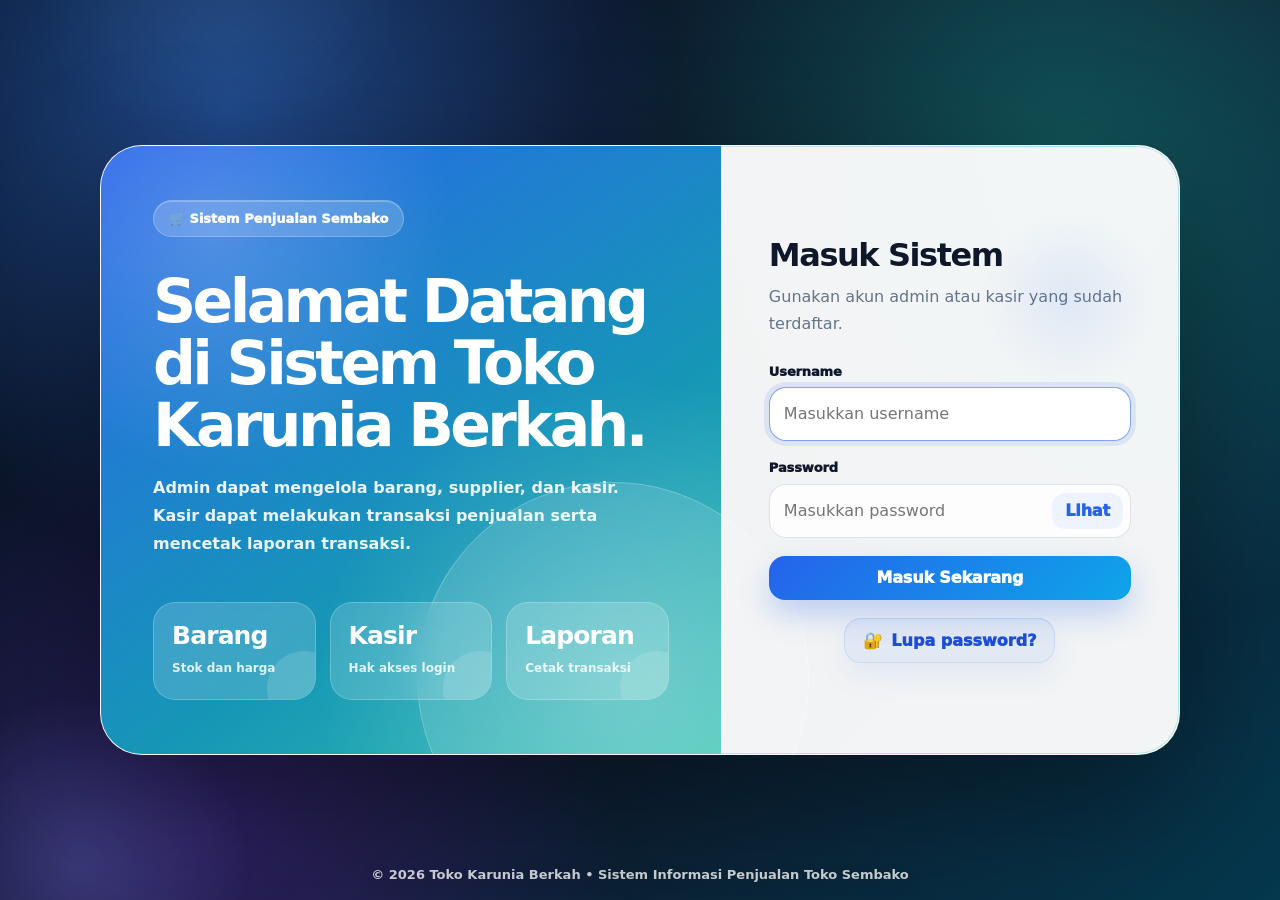
<file: dashboard.html>
<!DOCTYPE html>
<html lang="id">
<head><meta charset="UTF-8"><meta name="viewport" content="width=1181, viewport-fit=cover"><title>Dashboard Penjualan | Sistem Informasi Penjualan Toko Sembako</title><style>
:root {
    --bg: #eef6ff;
    --bg-deep: #071528;
    --surface: rgba(255, 255, 255, .88);
    --surface-strong: #ffffff;
    --surface-soft: #f6faff;
    --ink: #0f172a;
    --muted: #64748b;
    --line: rgba(148, 163, 184, .30);
    --primary: #2563eb;
    --primary-dark: #1d4ed8;
    --cyan: #06b6d4;
    --teal: #14b8a6;
    --green: #16a34a;
    --red: #dc2626;
    --amber: #f59e0b;
    --purple: #7c3aed;
    --radius: 24px;
    --shadow: 0 28px 80px rgba(15, 23, 42, .13);
    --shadow-soft: 0 14px 36px rgba(15, 23, 42, .09);
    --blur: blur(18px);
}

* { box-sizing: border-box; }
html { scroll-behavior: smooth; }
body {
    margin: 0;
    min-height: 100vh;
    font-family: Inter, ui-sans-serif, system-ui, -apple-system, BlinkMacSystemFont, "Segoe UI", Arial, sans-serif;
    color: var(--ink);
    background:
        radial-gradient(circle at 8% 4%, rgba(37, 99, 235, .18), transparent 24rem),
        radial-gradient(circle at 92% 12%, rgba(20, 184, 166, .16), transparent 26rem),
        radial-gradient(circle at 60% 100%, rgba(124, 58, 237, .08), transparent 28rem),
        linear-gradient(135deg, #edf5ff 0%, #f8fbff 48%, #ecfff8 100%);
    overflow-x: hidden;
}
body::before {
    content: "";
    position: fixed;
    inset: 0;
    pointer-events: none;
    z-index: -3;
    background-image:
        linear-gradient(rgba(37, 99, 235, .045) 1px, transparent 1px),
        linear-gradient(90deg, rgba(37, 99, 235, .045) 1px, transparent 1px);
    background-size: 34px 34px;
    mask-image: linear-gradient(to bottom, rgba(0, 0, 0, .72), transparent 74%);
}
body::after {
    content: "";
    position: fixed;
    width: 520px;
    height: 520px;
    right: -230px;
    bottom: -235px;
    border-radius: 999px;
    background: radial-gradient(circle, rgba(14, 165, 233, .18), transparent 68%);
    filter: blur(3px);
    animation: auroraFloat 13s ease-in-out infinite alternate;
    pointer-events: none;
    z-index: -2;
}

a { color: inherit; text-decoration: none; }
button, input, select, textarea { font: inherit; }
img { max-width: 100%; }

/* LOGIN */
.login-page {
    display: grid;
    place-items: center;
    min-height: 100vh;
    padding: 32px;
    background:
        radial-gradient(circle at 18% 12%, rgba(59, 130, 246, .48), transparent 28rem),
        radial-gradient(circle at 83% 18%, rgba(20, 184, 166, .38), transparent 30rem),
        radial-gradient(circle at 16% 92%, rgba(124, 58, 237, .28), transparent 26rem),
        linear-gradient(135deg, #061225 0%, #0f172a 54%, #05384d 100%);
    overflow: hidden;
}
.login-page::before,
.login-page::after {
    content: "";
    position: fixed;
    border-radius: 999px;
    pointer-events: none;
    opacity: .9;
}
.login-page::before {
    width: 440px;
    height: 440px;
    top: -175px;
    right: -135px;
    background: radial-gradient(circle, rgba(125, 211, 252, .30), transparent 64%);
    animation: orbMove 10s ease-in-out infinite alternate;
}
.login-page::after {
    width: 380px;
    height: 380px;
    bottom: -155px;
    left: -110px;
    background: radial-gradient(circle, rgba(129, 140, 248, .28), transparent 65%);
    animation: orbMove 11s ease-in-out infinite alternate-reverse;
}
.login-card {
    width: min(1080px, 100%);
    min-height: 610px;
    display: grid;
    grid-template-columns: 1.15fr .85fr;
    position: relative;
    overflow: hidden;
    z-index: 1;
    border-radius: 38px;
    background: rgba(255, 255, 255, .95);
    border: 1px solid rgba(255, 255, 255, .42);
    box-shadow: 0 40px 120px rgba(0, 0, 0, .36);
    animation: cardReveal .82s cubic-bezier(.2, .8, .2, 1) both;
}
.login-card::before {
    content: "";
    position: absolute;
    inset: 0;
    padding: 1px;
    border-radius: inherit;
    background: linear-gradient(135deg, rgba(255, 255, 255, .85), rgba(96, 165, 250, .38), rgba(45, 212, 191, .38));
    mask: linear-gradient(#000 0 0) content-box, linear-gradient(#000 0 0);
    mask-composite: exclude;
    pointer-events: none;
}
.login-hero {
    position: relative;
    display: flex;
    flex-direction: column;
    justify-content: space-between;
    padding: 54px 52px;
    color: #fff;
    background:
        radial-gradient(circle at 78% 88%, rgba(255, 255, 255, .22), transparent 18rem),
        linear-gradient(145deg, rgba(37, 99, 235, .98), rgba(14, 116, 144, .94));
    isolation: isolate;
}
.login-hero::before {
    content: "";
    position: absolute;
    inset: 0;
    z-index: -1;
    background: linear-gradient(110deg, transparent 0%, rgba(255, 255, 255, .16) 44%, transparent 72%);
    transform: translateX(-120%);
    animation: shine 6s ease-in-out infinite;
}
.login-hero::after {
    content: "";
    position: absolute;
    right: -88px;
    bottom: -120px;
    width: 390px;
    height: 390px;
    border-radius: 50%;
    background: rgba(255, 255, 255, .13);
    border: 1px solid rgba(255, 255, 255, .22);
}
.login-badge {
    display: inline-flex;
    align-items: center;
    gap: 8px;
    width: fit-content;
    padding: 10px 15px;
    border-radius: 999px;
    background: rgba(255, 255, 255, .18);
    border: 1px solid rgba(255, 255, 255, .22);
    backdrop-filter: blur(12px);
    font-size: 13px;
    font-weight: 950;
    box-shadow: inset 0 1px 0 rgba(255, 255, 255, .26);
}
.login-hero h1 {
    max-width: 540px;
    margin: 34px 0 18px;
    font-size: clamp(38px, 5vw, 60px);
    line-height: 1.03;
    letter-spacing: -.06em;
}
.login-hero p {
    max-width: 470px;
    margin: 0;
    color: rgba(255, 255, 255, .9);
    line-height: 1.75;
    font-weight: 650;
}
.login-mini-cards {
    position: relative;
    z-index: 1;
    display: grid;
    grid-template-columns: repeat(3, minmax(0, 1fr));
    gap: 14px;
    margin-top: 38px;
}
.login-mini-cards div {
    position: relative;
    min-height: 98px;
    padding: 18px;
    overflow: hidden;
    border-radius: 22px;
    background: rgba(255, 255, 255, .16);
    border: 1px solid rgba(255, 255, 255, .22);
    backdrop-filter: blur(14px);
    transition: transform .25s ease, background .25s ease, border-color .25s ease;
}
.login-mini-cards div:hover {
    transform: translateY(-6px) scale(1.01);
    background: rgba(255, 255, 255, .23);
    border-color: rgba(255, 255, 255, .34);
}
.login-mini-cards div::after {
    content: "";
    position: absolute;
    right: -26px;
    bottom: -26px;
    width: 74px;
    height: 74px;
    border-radius: 50%;
    background: rgba(255, 255, 255, .13);
}
.login-mini-cards strong { display: block; margin-bottom: 7px; font-size: 25px; letter-spacing: -.035em; }
.login-mini-cards span { color: rgba(255, 255, 255, .84); font-size: 12px; font-weight: 750; }
.login-form-panel {
    position: relative;
    align-self: center;
    padding: 52px 48px;
}
.login-form-panel::before {
    content: "";
    position: absolute;
    width: 180px;
    height: 180px;
    right: 20px;
    top: 24px;
    border-radius: 50%;
    background: radial-gradient(circle, rgba(37, 99, 235, .09), transparent 70%);
    pointer-events: none;
}
.login-form-panel h2,
.forgot-card h1 {
    margin: 0 0 10px;
    font-size: 32px;
    line-height: 1.15;
    letter-spacing: -.045em;
}
.login-form-panel > p,
.forgot-card > p {
    margin: 0 0 26px;
    color: var(--muted);
    line-height: 1.68;
    font-weight: 520;
}
.forgot-login-box { margin-top: 18px; text-align: center; }
.forgot-login-box a {
    display: inline-flex;
    align-items: center;
    justify-content: center;
    gap: 8px;
    color: #1d4ed8;
    font-weight: 950;
    padding: 12px 18px;
    border-radius: 17px;
    background: rgba(37, 99, 235, .08);
    border: 1px solid rgba(37, 99, 235, .10);
    transition: .25s ease;
}
.forgot-login-box a::before { content: "🔐"; }
.forgot-login-box a:hover { background: rgba(37, 99, 235, .15); transform: translateY(-2px); }
.forgot-page {
    min-height: 100vh;
    display: grid;
    place-items: center;
    padding: 28px;
    background:
        radial-gradient(circle at 20% 10%, rgba(59, 130, 246, .34), transparent 24rem),
        radial-gradient(circle at 80% 90%, rgba(20, 184, 166, .28), transparent 25rem),
        linear-gradient(135deg, #071225, #0f172a);
}
.forgot-card {
    width: min(500px, 100%);
    padding: 36px;
    border-radius: 30px;
    background: rgba(255, 255, 255, .96);
    border: 1px solid rgba(255, 255, 255, .55);
    box-shadow: 0 34px 100px rgba(0, 0, 0, .30);
    animation: cardReveal .65s ease both;
}

/* FORM & BUTTON */
.form-group { margin-bottom: 15px; }
label {
    display: block;
    margin-bottom: 8px;
    color: #172033;
    font-size: 13px;
    font-weight: 950;
    letter-spacing: -.01em;
}
input, select, textarea {
    width: 100%;
    min-height: 47px;
    padding: 12px 14px;
    border: 1px solid #d8e2ef;
    border-radius: 16px;
    background: rgba(255, 255, 255, .88);
    color: var(--ink);
    outline: none;
    transition: border-color .2s ease, box-shadow .2s ease, transform .2s ease, background .2s ease;
}
textarea { min-height: 92px; resize: vertical; }
input:focus, select:focus, textarea:focus {
    border-color: rgba(37, 99, 235, .66);
    box-shadow: 0 0 0 5px rgba(37, 99, 235, .12);
    background: #fff;
    transform: translateY(-1px);
}
.password-wrap { position: relative; }
.password-wrap input { padding-right: 86px; }
.password-toggle {
    position: absolute;
    right: 8px;
    top: 50%;
    transform: translateY(-50%);
    min-height: 36px;
    width: auto;
    padding: 8px 13px;
    border-radius: 13px;
    background: #eef4ff;
    color: var(--primary);
    box-shadow: none;
}
button, .btn {
    position: relative;
    display: inline-flex;
    align-items: center;
    justify-content: center;
    gap: 8px;
    min-height: 44px;
    padding: 11px 17px;
    border: 0;
    border-radius: 16px;
    color: #fff;
    cursor: pointer;
    overflow: hidden;
    background: linear-gradient(135deg, #2563eb, #0ea5e9);
    box-shadow: 0 14px 30px rgba(37, 99, 235, .26);
    font-weight: 950;
    transition: transform .2s ease, box-shadow .2s ease, filter .2s ease;
}
button::after, .btn::after {
    content: "";
    position: absolute;
    inset: 0;
    background: linear-gradient(110deg, transparent, rgba(255, 255, 255, .28), transparent);
    transform: translateX(-120%);
    transition: transform .6s ease;
}
button:hover, .btn:hover { transform: translateY(-3px); box-shadow: 0 18px 38px rgba(37, 99, 235, .33); }
button:hover::after, .btn:hover::after { transform: translateX(120%); }
button:active, .btn:active { transform: translateY(0); }
.btn-secondary { background: linear-gradient(135deg, #475569, #64748b); box-shadow: 0 14px 30px rgba(71, 85, 105, .20); }
.btn-danger { background: linear-gradient(135deg, #dc2626, #f43f5e); box-shadow: 0 14px 30px rgba(220, 38, 38, .22); }
.btn-print { background: linear-gradient(135deg, #16a34a, #22c55e); box-shadow: 0 14px 30px rgba(22, 163, 74, .22); }
.btn-ghost { background: #eef4ff; color: var(--primary); box-shadow: none; }
.alert {
    margin-bottom: 16px;
    padding: 14px 15px;
    border-radius: 18px;
    border: 1px solid transparent;
    font-weight: 850;
    animation: slideUp .45s ease both;
}
.alert-error { background: #fff1f2; color: #991b1b; border-color: #fecdd3; }
.alert-success { background: #ecfdf5; color: #166534; border-color: #bbf7d0; }

/* APP LAYOUT: sidebar dan topbar tidak ikut saat halaman di-scroll */
.layout {
    display: block;
    min-height: 100vh;
}
.sidebar {
    position: fixed;
    top: 0;
    left: 0;
    bottom: 0;
    width: 304px;
    height: 100vh;
    min-height: 100vh;
    padding: 23px 18px;
    overflow-y: auto;
    overflow-x: hidden;
    color: #fff;
    background:
        radial-gradient(circle at 24% 0%, rgba(59, 130, 246, .34), transparent 18rem),
        radial-gradient(circle at 90% 80%, rgba(20, 184, 166, .22), transparent 18rem),
        linear-gradient(180deg, rgba(15, 23, 42, .99), rgba(9, 30, 55, .99));
    box-shadow: 18px 0 50px rgba(15, 23, 42, .14);
    z-index: 2;
}
.brand {
    display: flex;
    align-items: center;
    gap: 12px;
    padding-bottom: 18px;
    margin-bottom: 18px;
    border-bottom: 1px solid rgba(255, 255, 255, .10);
}
.brand-logo {
    width: 52px;
    height: 52px;
    display: grid;
    place-items: center;
    border-radius: 19px;
    background: linear-gradient(135deg, #38bdf8, #2563eb 56%, #14b8a6);
    box-shadow: 0 16px 38px rgba(37, 99, 235, .38);
    font-weight: 950;
    letter-spacing: -.05em;
    animation: pulseLogo 3.8s ease-in-out infinite;
}
.brand h2 { margin: 0; font-size: 20px; letter-spacing: -.04em; }
.brand span { display: block; margin-top: 2px; color: #93c5fd; font-size: 12px; font-weight: 850; }
.userbox {
    display: flex;
    align-items: center;
    gap: 12px;
    margin-bottom: 18px;
    padding: 15px;
    border-radius: 23px;
    background: rgba(255, 255, 255, .085);
    border: 1px solid rgba(255, 255, 255, .12);
    backdrop-filter: blur(14px);
    box-shadow: inset 0 1px 0 rgba(255, 255, 255, .07);
}
.avatar {
    width: 46px;
    height: 46px;
    display: grid;
    place-items: center;
    border-radius: 17px;
    background: linear-gradient(135deg, #e0f2fe, #bfdbfe);
    color: #1d4ed8;
    font-weight: 950;
    box-shadow: inset 0 1px 0 rgba(255, 255, 255, .75);
}
.userbox strong { display: block; font-size: 14px; }
.userbox span { display: block; margin-top: 2px; color: #93c5fd; font-size: 12px; font-weight: 950; }
.sidebar-nav { display: grid; gap: 8px; }
.sidebar-nav a, .logout {
    display: flex;
    align-items: center;
    gap: 11px;
    min-height: 45px;
    padding: 12px 13px;
    border-radius: 17px;
    color: #dbeafe;
    font-size: 14px;
    font-weight: 880;
    position: relative;
    transition: transform .20s ease, background .20s ease, color .20s ease;
}
.sidebar-nav a span, .logout span { width: 22px; text-align: center; filter: drop-shadow(0 5px 9px rgba(0, 0, 0, .20)); }
.sidebar-nav a::before {
    content: "";
    position: absolute;
    inset: 0;
    border-radius: inherit;
    background: linear-gradient(135deg, rgba(255, 255, 255, .16), rgba(255, 255, 255, .055));
    opacity: 0;
    transition: opacity .20s ease;
}
.sidebar-nav a:hover, .sidebar-nav a.active { color: #fff; transform: translateX(5px); }
.sidebar-nav a:hover::before, .sidebar-nav a.active::before { opacity: 1; }
.sidebar-nav a.active { box-shadow: inset 4px 0 0 #60a5fa, 0 14px 30px rgba(2, 8, 23, .12); }
.logout {
    margin-top: 20px;
    background: rgba(220, 38, 38, .17);
    border: 1px solid rgba(248, 113, 113, .24);
    color: #fecaca;
}
.logout:hover { background: rgba(220, 38, 38, .27); color: #fff; transform: translateX(5px); }
.content {
    width: calc(100% - 304px);
    min-height: 100vh;
    margin-left: 304px;
    padding: 30px;
}
.topbar {
    position: static;
    top: auto;
    z-index: 1;
    display: flex;
    align-items: center;
    justify-content: space-between;
    gap: 16px;
    min-height: 104px;
    padding: 22px 24px;
    margin-bottom: 24px;
    border-radius: 30px;
    overflow: hidden;
    background:
        linear-gradient(135deg, rgba(255, 255, 255, .90), rgba(255, 255, 255, .70)),
        radial-gradient(circle at 95% 20%, rgba(20, 184, 166, .16), transparent 18rem);
    border: 1px solid rgba(255, 255, 255, .76);
    backdrop-filter: var(--blur);
    box-shadow: var(--shadow-soft);
    animation: slideDown .48s ease both;
}
.topbar::after {
    content: "";
    position: absolute;
    right: -70px;
    top: -90px;
    width: 240px;
    height: 240px;
    border-radius: 999px;
    background: radial-gradient(circle, rgba(37, 99, 235, .10), transparent 67%);
    pointer-events: none;
}
.topbar h1 { margin: 0; font-size: 30px; letter-spacing: -.05em; }
.eyebrow {
    margin: 0 0 5px;
    color: var(--primary);
    font-size: 12px;
    font-weight: 950;
    text-transform: uppercase;
    letter-spacing: .14em;
}
.topbar-right { position: relative; z-index: 1; display: flex; align-items: center; gap: 10px; flex-wrap: wrap; justify-content: flex-end; }
.date-pill, .role-pill, .clock-pill {
    display: inline-flex;
    align-items: center;
    gap: 7px;
    min-height: 39px;
    padding: 10px 13px;
    border-radius: 999px;
    font-size: 12px;
    font-weight: 950;
    white-space: nowrap;
    border: 1px solid rgba(255, 255, 255, .72);
}
.date-pill { background: #eff6ff; color: #1d4ed8; }
.role-pill { background: #ecfdf5; color: #047857; }
.clock-pill { background: #f5f3ff; color: #6d28d9; }
.date-pill::before { content: "📅"; }
.role-pill::before { content: "🔑"; }
.clock-pill::before { content: "⏱"; }
.page-title {
    display: flex;
    align-items: center;
    justify-content: space-between;
    gap: 16px;
    margin-bottom: 18px;
    animation: slideUp .48s ease both;
}
.page-title h1 { margin: 0; font-size: 27px; letter-spacing: -.045em; }

.card {
    position: relative;
    margin-bottom: 22px;
    padding: 23px;
    border-radius: var(--radius);
    background: var(--surface);
    border: 1px solid rgba(255, 255, 255, .72);
    box-shadow: var(--shadow-soft);
    backdrop-filter: var(--blur);
    animation: slideUp .52s ease both;
}
.card::before {
    content: "";
    position: absolute;
    inset: 0;
    border-radius: inherit;
    background: linear-gradient(135deg, rgba(255, 255, 255, .58), transparent 47%);
    pointer-events: none;
}
.card > * { position: relative; }
.card h2 { margin: 0 0 16px; font-size: 21px; letter-spacing: -.035em; }
.grid { display: grid; grid-template-columns: repeat(2, minmax(0, 1fr)); gap: 15px; }
.grid-3 { display: grid; grid-template-columns: repeat(3, minmax(0, 1fr)); gap: 15px; }

/* DASHBOARD */
.dashboard-hero {
    position: relative;
    overflow: hidden;
    display: grid;
    grid-template-columns: 1.3fr .7fr;
    gap: 20px;
    align-items: center;
    min-height: 160px;
    margin-bottom: 20px;
    padding: 26px;
    border-radius: 30px;
    color: #fff;
    background:
        radial-gradient(circle at 92% 22%, rgba(255,255,255,.24), transparent 15rem),
        linear-gradient(135deg, #2563eb, #0891b2 64%, #14b8a6);
    box-shadow: 0 28px 70px rgba(37, 99, 235, .24);
    animation: slideUp .55s ease both;
}
.dashboard-hero::after {
    content: "";
    position: absolute;
    right: -90px;
    bottom: -130px;
    width: 330px;
    height: 330px;
    border-radius: 50%;
    background: rgba(255,255,255,.12);
    border: 1px solid rgba(255,255,255,.18);
}
.dashboard-hero h2 { position: relative; z-index: 1; margin: 0 0 10px; font-size: 32px; letter-spacing: -.055em; }
.dashboard-hero p { position: relative; z-index: 1; max-width: 680px; margin: 0; color: rgba(255,255,255,.88); line-height: 1.72; font-weight: 650; }
.hero-kpi { position: relative; z-index: 1; display: grid; gap: 10px; }
.hero-kpi div {
    padding: 14px 15px;
    border-radius: 20px;
    background: rgba(255,255,255,.16);
    border: 1px solid rgba(255,255,255,.22);
    backdrop-filter: blur(14px);
}
.hero-kpi span { display: block; color: rgba(255,255,255,.78); font-size: 12px; font-weight: 850; }
.hero-kpi strong { display: block; margin-top: 3px; font-size: 20px; letter-spacing: -.035em; }
.stats {
    display: grid;
    grid-template-columns: repeat(4, minmax(0, 1fr));
    gap: 18px;
    margin-bottom: 22px;
}
.stat {
    position: relative;
    min-height: 144px;
    padding: 22px;
    overflow: hidden;
    border-radius: 26px;
    background: linear-gradient(150deg, rgba(255,255,255,.96), rgba(248,251,255,.88));
    border: 1px solid rgba(255,255,255,.76);
    box-shadow: var(--shadow-soft);
    animation: statPop .55s ease both;
    transition: transform .25s ease, box-shadow .25s ease;
}
.stat:hover { transform: translateY(-6px); box-shadow: 0 24px 54px rgba(15, 23, 42, .13); }
.stat:nth-child(1) { animation-delay: .03s; }
.stat:nth-child(2) { animation-delay: .08s; }
.stat:nth-child(3) { animation-delay: .13s; }
.stat:nth-child(4) { animation-delay: .18s; }
.stat::before {
    content: "";
    position: absolute;
    right: -44px;
    top: -48px;
    width: 140px;
    height: 140px;
    border-radius: 50%;
    background: rgba(37, 99, 235, .10);
}
.stat::after {
    content: "📌";
    position: absolute;
    right: 18px;
    top: 18px;
    width: 48px;
    height: 48px;
    display: grid;
    place-items: center;
    border-radius: 18px;
    background: #eff6ff;
    font-size: 22px;
    box-shadow: inset 0 1px 0 rgba(255,255,255,.85);
}
.stat:nth-child(1)::after { content: "📦"; }
.stat:nth-child(2)::after { content: "🚚"; background: #ecfeff; }
.stat:nth-child(3)::after { content: "👤"; background: #f5f3ff; }
.stat:nth-child(4)::after { content: "💰"; background: #ecfdf5; }
.stat h3 {
    margin: 0 0 14px;
    color: var(--muted);
    font-size: 12px;
    font-weight: 950;
    text-transform: uppercase;
    letter-spacing: .08em;
}
.stat p {
    position: relative;
    z-index: 1;
    margin: 0;
    font-size: 28px;
    font-weight: 950;
    letter-spacing: -.045em;
}
.dashboard-grid {
    display: grid;
    grid-template-columns: minmax(0, 1fr) 340px;
    gap: 20px;
}
.quick-actions { display: grid; gap: 12px; }
.quick-actions a {
    display: flex;
    align-items: center;
    justify-content: space-between;
    gap: 12px;
    padding: 15px;
    border-radius: 20px;
    background: #fff;
    border: 1px solid rgba(148, 163, 184, .22);
    box-shadow: 0 10px 24px rgba(15, 23, 42, .06);
    font-weight: 950;
    transition: transform .22s ease, box-shadow .22s ease, border-color .22s ease;
}
.quick-actions a:hover { transform: translateY(-4px); box-shadow: 0 18px 40px rgba(37, 99, 235, .12); border-color: rgba(37, 99, 235, .25); }
.quick-actions span { color: var(--muted); font-size: 12px; font-weight: 800; }

/* TABLE */
.table-tools {
    display: flex;
    align-items: center;
    justify-content: space-between;
    gap: 12px;
    margin: 0 0 14px;
    flex-wrap: wrap;
}
.table-search { max-width: 360px; background: rgba(255,255,255,.88); }
.table-count {
    color: var(--muted);
    font-size: 13px;
    font-weight: 950;
    padding: 8px 12px;
    background: rgba(248,250,252,.82);
    border: 1px solid var(--line);
    border-radius: 999px;
}
.table-wrap {
    width: 100%;
    overflow-x: auto;
    border-radius: 22px;
    border: 1px solid rgba(148, 163, 184, .25);
    background: #fff;
    box-shadow: inset 0 1px 0 rgba(255,255,255,.75);
}
.table-wrap::-webkit-scrollbar { height: 10px; }
.table-wrap::-webkit-scrollbar-thumb { background: #cbd5e1; border-radius: 999px; border: 3px solid #fff; }
table {
    width: 100%;
    min-width: 760px;
    border-collapse: collapse;
    background: #fff;
}
th, td {
    padding: 14px 13px;
    border-bottom: 1px solid #e8eef7;
    text-align: left;
    vertical-align: middle;
}
th {
    position: static;
    top: auto;
    z-index: auto;
    background: linear-gradient(180deg, #f8fbff, #eef5ff);
    color: #334155;
    font-size: 12px;
    font-weight: 950;
    text-transform: uppercase;
    letter-spacing: .06em;
    white-space: nowrap;
}
td { color: #334155; font-size: 14px; }
tbody tr { transition: background .16s ease, transform .16s ease, box-shadow .16s ease; }
tbody tr:hover { background: #f8fbff; transform: scale(1.002); box-shadow: 0 8px 24px rgba(15,23,42,.05); }
tbody tr.row-new { animation: rowIn .30s ease both; }
tfoot th { background: #f8fafc; color: var(--ink); }
.actions { display: flex; gap: 8px; flex-wrap: wrap; }
.actions .btn { padding: 9px 12px; border-radius: 13px; font-size: 13px; }
.badge {
    display: inline-flex;
    align-items: center;
    justify-content: center;
    padding: 6px 10px;
    border-radius: 999px;
    background: #eff6ff;
    color: #1d4ed8;
    font-size: 12px;
    font-weight: 950;
}
.report-header {
    text-align: center;
    margin-bottom: 18px;
    padding-bottom: 15px;
    border-bottom: 2px solid var(--line);
}
.report-header h2 { margin: 0 0 8px; }
.report-header p { margin: 4px 0; color: var(--muted); }
.filter { display: flex; align-items: end; gap: 11px; flex-wrap: wrap; }
.filter .form-group { min-width: 190px; margin-bottom: 0; }
#tabelItem { margin-top: 8px; }
#grandTotal { color: #047857; font-size: 18px; }

/* JS ENHANCEMENTS */
.app-loader {
    position: fixed;
    inset: 0;
    z-index: 9999;
    display: grid;
    place-items: center;
    background: linear-gradient(135deg, #061225, #0f172a 52%, #06394b);
    color: #fff;
    transition: opacity .45s ease, visibility .45s ease;
}
.app-loader.hide { opacity: 0; visibility: hidden; }
.loader-box { text-align: center; font-weight: 950; letter-spacing: -.02em; }
.loader-spinner {
    width: 48px;
    height: 48px;
    margin: 0 auto 14px;
    border-radius: 50%;
    border: 4px solid rgba(255,255,255,.15);
    border-top-color: #60a5fa;
    box-shadow: 0 0 30px rgba(96, 165, 250, .25);
    animation: spin .75s linear infinite;
}
.no-result-row td { text-align: center; color: var(--muted); font-weight: 850; padding: 28px 12px; }
.form-spotlight { box-shadow: 0 0 0 5px rgba(37,99,235,.10), var(--shadow-soft); }
.reveal-ready { opacity: 0; transform: translateY(18px); transition: opacity .55s ease, transform .55s ease; }
.reveal-ready.revealed { opacity: 1; transform: none; }

/* ANIMATION */
@keyframes cardReveal { from { opacity: 0; transform: translateY(24px) scale(.975); } to { opacity: 1; transform: none; } }
@keyframes slideUp { from { opacity: 0; transform: translateY(18px); } to { opacity: 1; transform: none; } }
@keyframes slideDown { from { opacity: 0; transform: translateY(-14px); } to { opacity: 1; transform: none; } }
@keyframes rowIn { from { opacity: 0; transform: translateY(8px); } to { opacity: 1; transform: none; } }
@keyframes statPop { from { opacity: 0; transform: translateY(18px) scale(.98); } to { opacity: 1; transform: none; } }
@keyframes orbMove { from { transform: translate3d(0,0,0) scale(1); } to { transform: translate3d(30px, 25px, 0) scale(1.07); } }
@keyframes auroraFloat { from { transform: translate(0,0) scale(1); } to { transform: translate(-36px, -24px) scale(1.09); } }
@keyframes shine { 0%, 42% { transform: translateX(-120%); } 62%, 100% { transform: translateX(120%); } }
@keyframes pulseLogo { 0%, 100% { transform: translateY(0); box-shadow: 0 16px 38px rgba(37,99,235,.38); } 50% { transform: translateY(-3px); box-shadow: 0 20px 48px rgba(20,184,166,.36); } }
@keyframes spin { to { transform: rotate(360deg); } }
@keyframes ripple { to { transform: scale(2.7); opacity: 0; } }


/* PREMIUM V6: dashboard compact table + footer copyright */
.transaksi-terbaru-card {
    overflow: hidden !important;
}

.transaksi-terbaru-card .table-tools {
    gap: 10px;
    margin-bottom: 12px;
}

.transaksi-terbaru-card .table-search {
    max-width: 320px;
    min-height: 44px;
}

.transaksi-terbaru-card .table-count {
    font-size: 12px;
    padding: 7px 11px;
}

.transaksi-terbaru-card .table-wrap {
    overflow-x: hidden !important;
}

.table-transaksi-dashboard {
    width: 100% !important;
    min-width: 0 !important;
    table-layout: fixed !important;
}

.table-transaksi-dashboard th,
.table-transaksi-dashboard td {
    padding: 11px 8px !important;
    font-size: 12.2px !important;
    line-height: 1.35 !important;
    white-space: normal !important;
    word-break: break-word !important;
}

.table-transaksi-dashboard th {
    font-size: 10.6px !important;
    letter-spacing: .045em !important;
}

.table-transaksi-dashboard th:nth-child(1),
.table-transaksi-dashboard td:nth-child(1) {
    width: 6%;
    text-align: center;
}

.table-transaksi-dashboard th:nth-child(2),
.table-transaksi-dashboard td:nth-child(2) {
    width: 23%;
}

.table-transaksi-dashboard th:nth-child(3),
.table-transaksi-dashboard td:nth-child(3) {
    width: 17%;
}

.table-transaksi-dashboard th:nth-child(4),
.table-transaksi-dashboard td:nth-child(4) {
    width: 13%;
}

.table-transaksi-dashboard th:nth-child(5),
.table-transaksi-dashboard td:nth-child(5),
.table-transaksi-dashboard th:nth-child(6),
.table-transaksi-dashboard td:nth-child(6),
.table-transaksi-dashboard th:nth-child(7),
.table-transaksi-dashboard td:nth-child(7) {
    width: 13.6%;
    white-space: nowrap !important;
}

.app-footer {
    margin: 26px 0 4px;
    padding: 18px 22px;
    display: flex;
    align-items: center;
    justify-content: space-between;
    gap: 14px;
    border-radius: 24px;
    background:
        linear-gradient(135deg, rgba(255,255,255,.88), rgba(255,255,255,.62)),
        radial-gradient(circle at 95% 20%, rgba(37,99,235,.12), transparent 16rem);
    border: 1px solid rgba(255,255,255,.74);
    box-shadow: 0 16px 42px rgba(15,23,42,.08);
    color: #475569;
    backdrop-filter: blur(16px);
}

.app-footer strong {
    display: block;
    color: #0f172a;
    font-size: 14px;
    letter-spacing: -.015em;
}

.app-footer span,
.app-footer p {
    margin: 0;
    color: #64748b;
    font-size: 12px;
    font-weight: 750;
}

.login-copyright {
    position: fixed;
    left: 50%;
    bottom: 18px;
    transform: translateX(-50%);
    width: calc(100% - 32px);
    text-align: center;
    color: rgba(255,255,255,.76);
    font-size: 13px;
    font-weight: 760;
    z-index: 2;
    text-shadow: 0 6px 18px rgba(0,0,0,.22);
}


/* PREMIUM V7: sidebar kiri dibuat diam, hanya konten kanan yang bergerak saat scroll */
.sidebar::-webkit-scrollbar {
    width: 7px;
}
.sidebar::-webkit-scrollbar-track {
    background: rgba(255, 255, 255, .04);
}
.sidebar::-webkit-scrollbar-thumb {
    background: rgba(147, 197, 253, .38);
    border-radius: 999px;
}
.sidebar::-webkit-scrollbar-thumb:hover {
    background: rgba(147, 197, 253, .62);
}
html, body {
    overflow-x: hidden;
}



/* PREMIUM V10: sidebar bisa dibuka dan ditutup */
.sidebar,
.content,
.sidebar-toggle {
    transition: transform .32s ease, margin-left .32s ease, width .32s ease, left .32s ease, box-shadow .32s ease;
}

.sidebar-toggle {
    position: fixed;
    left: 318px;
    top: 22px;
    z-index: 1200;
    width: 46px;
    height: 46px;
    display: inline-grid;
    place-items: center;
    border: 0;
    border-radius: 16px;
    color: #ffffff;
    background: linear-gradient(135deg, #2563eb, #0ea5e9);
    box-shadow: 0 18px 38px rgba(37, 99, 235, .28);
    font-size: 20px;
    line-height: 1;
    cursor: pointer;
}

.sidebar-toggle:hover {
    transform: translateY(-2px) scale(1.03);
    box-shadow: 0 22px 46px rgba(37, 99, 235, .36);
}

body.sidebar-collapsed .sidebar {
    transform: translateX(-104%);
    box-shadow: none;
}

body.sidebar-collapsed .content {
    margin-left: 0;
    width: 100%;
}

body.sidebar-collapsed .sidebar-toggle {
    left: 22px;
    background: linear-gradient(135deg, #0f172a, #2563eb);
}

body.sidebar-collapsed .content .topbar,
body.sidebar-collapsed .content .card,
body.sidebar-collapsed .content .page-title,
body.sidebar-collapsed .content .dashboard-hero,
body.sidebar-collapsed .content .stats,
body.sidebar-collapsed .content .dashboard-grid,
body.sidebar-collapsed .content .app-footer {
    animation-duration: .32s;
}

@media (max-width: 900px) {
    .sidebar-toggle {
        left: 18px;
        top: 18px;
    }

    .sidebar {
        position: fixed !important;
        width: 304px;
        height: 100vh;
        min-height: 100vh;
        border-radius: 0 28px 28px 0;
        transform: translateX(-104%);
        z-index: 1100;
        overflow-y: auto;
    }

    body:not(.sidebar-collapsed) .sidebar {
        transform: translateX(0);
    }

    .content {
        width: 100% !important;
        margin-left: 0 !important;
        padding-top: 78px;
    }
}

@media print {
    body { background: #fff; color: #000; }
    body::before, body::after, .sidebar, .topbar, .no-print, .table-tools, .app-loader { display: none !important; }
    .content { width: 100%; margin: 0; padding: 0; }
    .card { box-shadow: none; border: 0; border-radius: 0; padding: 0; background: #fff; }
    .card::before { display: none; }
    .page-title { display: none; }
    table { min-width: 0; }
    th, td { border: 1px solid #000; color: #000; }
}

@media (max-width: 1100px) {
    .stats { grid-template-columns: repeat(2, minmax(0, 1fr)); }
    .dashboard-grid { grid-template-columns: 1fr; }
    .dashboard-hero { grid-template-columns: 1fr; }
}
@media (max-width: 900px) {
    .login-card { grid-template-columns: 1fr; }
    .login-hero { min-height: 420px; }
    .layout { display: block; }
    .sidebar {
        position: static;
        width: 100%;
        height: auto;
        min-height: auto;
        border-radius: 0 0 30px 30px;
        overflow: visible;
    }
    .content {
        width: 100%;
        margin-left: 0;
        padding: 18px;
    }
    .topbar { align-items: flex-start; flex-direction: column; }
    .grid, .grid-3 { grid-template-columns: 1fr; }
}
@media (max-width: 640px) {
    .app-footer { align-items: flex-start; flex-direction: column; }
    .login-copyright { position: static; transform: none; margin-top: 18px; }
    .login-page, .forgot-page { padding: 16px; }
    .login-card { border-radius: 28px; }
    .login-hero, .login-form-panel { padding: 32px 24px; }
    .login-mini-cards { grid-template-columns: 1fr; }
    .stats { grid-template-columns: 1fr; }
    .page-title { align-items: flex-start; flex-direction: column; }
    .card { padding: 17px; }
    .filter { align-items: stretch; }
    .filter .form-group { width: 100%; }
    button, .btn { width: auto; }
}

@media (prefers-reduced-motion: reduce) {
    *, *::before, *::after { animation: none !important; transition: none !important; scroll-behavior: auto !important; }
}

/* Mobile override untuk sidebar collapse, ditaruh di akhir agar menang dari aturan responsive lama */
@media (max-width: 900px) {
    .sidebar-toggle {
        position: fixed;
        display: inline-grid;
        left: 18px;
        top: 18px;
        z-index: 1200;
    }

    .sidebar {
        position: fixed !important;
        top: 0;
        left: 0;
        bottom: 0;
        width: 304px !important;
        height: 100vh !important;
        min-height: 100vh !important;
        border-radius: 0 28px 28px 0 !important;
        overflow-y: auto !important;
        transform: translateX(-104%);
        z-index: 1100;
    }

    body:not(.sidebar-collapsed) .sidebar {
        transform: translateX(0);
    }

    body.sidebar-collapsed .sidebar {
        transform: translateX(-104%);
    }

    .content,
    body.sidebar-collapsed .content {
        width: 100% !important;
        margin-left: 0 !important;
        padding: 78px 18px 18px !important;
    }
}


/* PREMIUM V11: tombol buka/tutup sidebar dirapikan di dalam header, tidak menabrak judul */
.topbar {
    align-items: center;
    padding: 20px 24px;
}

.topbar-left {
    position: relative;
    z-index: 2;
    display: flex;
    align-items: center;
    gap: 16px;
    min-width: 0;
}

.topbar-title {
    min-width: 0;
}

.topbar-title h1 {
    white-space: normal;
    overflow-wrap: anywhere;
}

.sidebar-toggle,
body.sidebar-collapsed .sidebar-toggle {
    position: relative !important;
    left: auto !important;
    top: auto !important;
    z-index: 3;
    flex: 0 0 54px;
    width: 54px;
    height: 54px;
    min-height: 54px;
    padding: 0;
    display: inline-grid;
    place-items: center;
    border-radius: 20px;
    border: 1px solid rgba(255, 255, 255, .72);
    color: #ffffff;
    background:
        linear-gradient(135deg, #1d4ed8 0%, #2563eb 48%, #0ea5e9 100%);
    box-shadow:
        0 18px 38px rgba(37, 99, 235, .24),
        inset 0 1px 0 rgba(255, 255, 255, .28);
    font-size: 0;
    line-height: 1;
    cursor: pointer;
    transform: none;
}

.sidebar-toggle::before {
    content: "";
    position: absolute;
    inset: 8px;
    border-radius: 15px;
    background: rgba(255, 255, 255, .12);
    opacity: .95;
    transition: opacity .25s ease, transform .25s ease;
}

.sidebar-toggle .toggle-icon {
    position: relative;
    z-index: 1;
    display: grid;
    place-items: center;
    width: 28px;
    height: 28px;
    color: #fff;
    font-size: 27px;
    font-weight: 950;
    line-height: 1;
    transform: translateY(-1px);
}

body.sidebar-collapsed .sidebar-toggle {
    background:
        linear-gradient(135deg, #0f172a 0%, #1d4ed8 58%, #0ea5e9 100%);
}

body.sidebar-collapsed .sidebar-toggle .toggle-icon {
    font-size: 26px;
    transform: none;
}

.sidebar-toggle:hover,
body.sidebar-collapsed .sidebar-toggle:hover {
    transform: translateY(-2px) scale(1.02);
    box-shadow:
        0 22px 46px rgba(37, 99, 235, .32),
        inset 0 1px 0 rgba(255, 255, 255, .30);
}

.sidebar-toggle:hover::before {
    opacity: 1;
    transform: scale(.94);
}

body:not(.sidebar-collapsed) .content {
    width: calc(100% - 304px);
    margin-left: 304px;
}

body.sidebar-collapsed .content {
    width: 100% !important;
    margin-left: 0 !important;
}

body.sidebar-collapsed .topbar {
    border-color: rgba(37, 99, 235, .16);
    box-shadow: 0 22px 55px rgba(37, 99, 235, .09);
}

body.sidebar-collapsed .topbar-left::after {
    content: "Menu penuh aktif";
    display: inline-flex;
    align-items: center;
    min-height: 31px;
    padding: 7px 11px;
    border-radius: 999px;
    background: rgba(37, 99, 235, .08);
    color: #1d4ed8;
    font-size: 11px;
    font-weight: 950;
    white-space: nowrap;
}

/* Dashboard V11: ringkasan lebih ringkas dan tetap menghitung data hari berjalan */
.dashboard-hero p {
    max-width: 730px;
}

@media (max-width: 900px) {
    .topbar {
        padding: 18px;
        border-radius: 26px;
    }

    .topbar-left {
        gap: 12px;
        width: 100%;
    }

    .sidebar-toggle,
    body.sidebar-collapsed .sidebar-toggle {
        position: relative !important;
        left: auto !important;
        top: auto !important;
        flex-basis: 50px;
        width: 50px;
        height: 50px;
        min-height: 50px;
        border-radius: 18px;
    }

    .topbar h1 {
        font-size: 26px;
    }

    .content,
    body.sidebar-collapsed .content {
        padding-top: 18px !important;
    }

    body.sidebar-collapsed .topbar-left::after {
        display: none;
    }
}

@media (max-width: 520px) {
    .topbar-left {
        align-items: flex-start;
    }

    .sidebar-toggle,
    body.sidebar-collapsed .sidebar-toggle {
        flex-basis: 46px;
        width: 46px;
        height: 46px;
        min-height: 46px;
        border-radius: 16px;
    }

    .sidebar-toggle .toggle-icon {
        font-size: 24px;
    }
}

/* PREMIUM V12: data barang berurutan dan tampilan inventory lebih menarik */
.page-title-inventory {
    align-items: flex-end;
}
.page-subtitle {
    margin: 7px 0 0;
    color: var(--muted);
    font-size: 14px;
    font-weight: 650;
}
.inventory-hero {
    position: relative;
    overflow: hidden;
    display: grid;
    grid-template-columns: minmax(0, 1.05fr) minmax(360px, .95fr);
    gap: 20px;
    align-items: stretch;
    margin-bottom: 22px;
    padding: 26px;
    border-radius: 32px;
    color: #fff;
    background:
        radial-gradient(circle at 92% 18%, rgba(255,255,255,.28), transparent 16rem),
        radial-gradient(circle at 16% 110%, rgba(255,255,255,.18), transparent 18rem),
        linear-gradient(135deg, #1d4ed8 0%, #0891b2 62%, #14b8a6 100%);
    box-shadow: 0 28px 70px rgba(37, 99, 235, .22);
    animation: slideUp .54s ease both;
}
.inventory-hero::before {
    content: "";
    position: absolute;
    inset: 0;
    background: linear-gradient(110deg, transparent 0%, rgba(255,255,255,.16) 42%, transparent 72%);
    transform: translateX(-120%);
    animation: shine 7s ease-in-out infinite;
}
.inventory-hero::after {
    content: "";
    position: absolute;
    right: -105px;
    bottom: -145px;
    width: 360px;
    height: 360px;
    border-radius: 50%;
    background: rgba(255,255,255,.12);
    border: 1px solid rgba(255,255,255,.18);
}
.inventory-hero-copy,
.inventory-mini-stats {
    position: relative;
    z-index: 1;
}
.inventory-badge {
    display: inline-flex;
    width: fit-content;
    align-items: center;
    gap: 8px;
    margin-bottom: 20px;
    padding: 9px 14px;
    border-radius: 999px;
    background: rgba(255,255,255,.17);
    border: 1px solid rgba(255,255,255,.22);
    color: rgba(255,255,255,.92);
    font-size: 12px;
    font-weight: 950;
    backdrop-filter: blur(12px);
}
.inventory-hero h2 {
    margin: 0 0 12px;
    max-width: 640px;
    font-size: clamp(30px, 3.2vw, 42px);
    line-height: 1.08;
    letter-spacing: -.06em;
}
.inventory-hero p {
    margin: 0;
    max-width: 690px;
    color: rgba(255,255,255,.88);
    line-height: 1.7;
    font-weight: 680;
}
.inventory-mini-stats {
    display: grid;
    grid-template-columns: repeat(2, minmax(0, 1fr));
    gap: 12px;
}
.inventory-mini-stats div {
    min-height: 105px;
    padding: 18px;
    border-radius: 24px;
    background: rgba(255,255,255,.16);
    border: 1px solid rgba(255,255,255,.24);
    backdrop-filter: blur(16px);
    box-shadow: inset 0 1px 0 rgba(255,255,255,.25);
}
.inventory-mini-stats span {
    display: block;
    color: rgba(255,255,255,.76);
    font-size: 12px;
    font-weight: 900;
    text-transform: uppercase;
    letter-spacing: .08em;
}
.inventory-mini-stats strong {
    display: block;
    margin-top: 9px;
    color: #fff;
    font-size: 25px;
    line-height: 1.2;
    letter-spacing: -.045em;
}
.inventory-form-card,
.inventory-table-card {
    overflow: hidden;
}
.inventory-form-card::after,
.inventory-table-card::after {
    content: "";
    position: absolute;
    width: 220px;
    height: 220px;
    right: -95px;
    top: -98px;
    border-radius: 50%;
    background: radial-gradient(circle, rgba(37,99,235,.09), transparent 67%);
    pointer-events: none;
}
.section-head {
    position: relative;
    z-index: 1;
    display: flex;
    align-items: flex-start;
    justify-content: space-between;
    gap: 16px;
    margin-bottom: 18px;
}
.section-head h2 {
    margin: 5px 0 0;
    font-size: 23px;
    letter-spacing: -.045em;
}
.section-kicker {
    color: var(--primary);
    font-size: 11px;
    font-weight: 950;
    letter-spacing: .13em;
    text-transform: uppercase;
}
.next-code-pill,
.sort-info-pill {
    display: inline-flex;
    align-items: center;
    min-height: 40px;
    padding: 10px 14px;
    border-radius: 999px;
    background: #eff6ff;
    color: #1e3a8a;
    border: 1px solid rgba(37, 99, 235, .16);
    box-shadow: 0 10px 24px rgba(37, 99, 235, .08);
    font-size: 12px;
    font-weight: 900;
    white-space: nowrap;
}
.next-code-pill strong {
    margin-left: 5px;
    color: #1d4ed8;
}
.sort-info-pill {
    background: #ecfdf5;
    color: #047857;
    border-color: rgba(16, 185, 129, .20);
}
.inventory-form-grid {
    align-items: start;
}
.readonly-code {
    color: #1d4ed8 !important;
    background: linear-gradient(135deg, #eff6ff, #f8fbff) !important;
    border-color: rgba(37, 99, 235, .24) !important;
    font-weight: 950 !important;
    letter-spacing: .04em;
    cursor: not-allowed;
}
.field-hint {
    display: block;
    margin-top: 8px;
    color: var(--muted);
    font-size: 12px;
    font-weight: 700;
}
.form-actions-premium {
    display: flex;
    align-items: center;
    gap: 10px;
    margin-top: 4px;
    flex-wrap: wrap;
}
.inventory-table-card .table-tools {
    margin-top: 4px;
}
.inventory-table {
    min-width: 0 !important;
    table-layout: fixed;
}
.inventory-table th,
.inventory-table td {
    padding: 13px 12px;
}
.inventory-table th:nth-child(1),
.inventory-table td:nth-child(1) { width: 56px; }
.inventory-table th:nth-child(2),
.inventory-table td:nth-child(2) { width: 108px; }
.inventory-table th:nth-child(3),
.inventory-table td:nth-child(3) { width: 25%; }
.inventory-table th:nth-child(4),
.inventory-table td:nth-child(4) { width: 18%; }
.inventory-table th:nth-child(5),
.inventory-table td:nth-child(5) { width: 95px; }
.inventory-table th:nth-child(6),
.inventory-table td:nth-child(6) { width: 145px; }
.inventory-table th:nth-child(7),
.inventory-table td:nth-child(7) { width: 92px; }
.inventory-table th:nth-child(8),
.inventory-table td:nth-child(8) { width: 150px; }
.row-number {
    color: var(--muted);
    font-weight: 900;
    text-align: center;
}
.product-code,
.price-chip,
.supplier-chip,
.unit-chip,
.stock-pill {
    display: inline-flex;
    align-items: center;
    justify-content: center;
    width: fit-content;
    max-width: 100%;
    border-radius: 999px;
    font-size: 12px;
    font-weight: 950;
    line-height: 1;
    white-space: nowrap;
}
.product-code {
    padding: 8px 10px;
    color: #1d4ed8;
    background: #eff6ff;
    border: 1px solid rgba(37, 99, 235, .16);
    letter-spacing: .05em;
}
.product-name-cell {
    display: flex;
    align-items: center;
    gap: 11px;
    min-width: 0;
}
.product-name-cell strong,
.product-name-cell small {
    display: block;
    min-width: 0;
    overflow: hidden;
    text-overflow: ellipsis;
    white-space: nowrap;
}
.product-name-cell strong {
    color: #0f172a;
    font-size: 14px;
}
.product-name-cell small {
    margin-top: 4px;
    color: var(--muted);
    font-size: 11px;
    font-weight: 750;
}
.product-icon {
    flex: 0 0 auto;
    width: 38px;
    height: 38px;
    display: grid;
    place-items: center;
    border-radius: 14px;
    background: linear-gradient(135deg, #eff6ff, #ecfeff);
    border: 1px solid rgba(37,99,235,.12);
    box-shadow: inset 0 1px 0 rgba(255,255,255,.8);
}
.supplier-chip {
    padding: 8px 10px;
    color: #334155;
    background: #f8fafc;
    border: 1px solid rgba(148, 163, 184, .24);
    overflow: hidden;
    text-overflow: ellipsis;
}
.unit-chip {
    padding: 8px 10px;
    color: #6d28d9;
    background: #f5f3ff;
    border: 1px solid rgba(124, 58, 237, .14);
}
.price-chip {
    padding: 9px 11px;
    color: #047857;
    background: #ecfdf5;
    border: 1px solid rgba(16, 185, 129, .18);
}
.stock-pill {
    min-width: 44px;
    padding: 9px 11px;
}
.stock-safe {
    color: #047857;
    background: #dcfce7;
    border: 1px solid rgba(34, 197, 94, .24);
}
.stock-mid {
    color: #b45309;
    background: #fef3c7;
    border: 1px solid rgba(245, 158, 11, .28);
}
.stock-low {
    color: #b91c1c;
    background: #fee2e2;
    border: 1px solid rgba(239, 68, 68, .24);
}
.actions-premium {
    gap: 7px;
    flex-wrap: nowrap;
}
.actions-premium .btn {
    min-width: 64px;
    justify-content: center;
    padding: 10px 12px;
    box-shadow: 0 10px 20px rgba(15, 23, 42, .08);
}

@media (max-width: 1180px) {
    .inventory-hero {
        grid-template-columns: 1fr;
    }
    .inventory-table {
        min-width: 900px !important;
    }
}

@media (max-width: 720px) {
    .page-title-inventory,
    .section-head {
        align-items: flex-start;
        flex-direction: column;
    }
    .inventory-hero {
        padding: 22px;
        border-radius: 26px;
    }
    .inventory-mini-stats {
        grid-template-columns: 1fr;
    }
}


/* V13: tombol aman untuk barang yang sudah masuk transaksi */
.btn-locked {
    background: linear-gradient(135deg, #e2e8f0, #cbd5e1) !important;
    color: #475569 !important;
    cursor: not-allowed !important;
    box-shadow: none !important;
    border: 1px solid rgba(148, 163, 184, 0.55) !important;
}

.btn-locked:hover {
    transform: none !important;
    filter: none !important;
}

/* V14: Laporan cetak lebih rapi dan proporsional */
.report-print-card {
    overflow: hidden;
}

.report-print-card .table-wrap {
    border-radius: 20px;
    border-color: rgba(148, 163, 184, .24);
    overflow-x: auto;
}

.report-table {
    width: 100% !important;
    min-width: 0 !important;
    table-layout: auto;
}

.report-table th,
.report-table td {
    padding: 12px 12px;
    line-height: 1.45;
}

.report-table th {
    text-align: center;
}

.report-table td:first-child,
.report-table th:first-child {
    text-align: center;
    width: 56px;
}

.report-table td:nth-last-child(-n+3) {
    white-space: nowrap;
}

.report-table tbody tr:last-child th {
    background: linear-gradient(180deg, #f8fbff, #eef5ff);
    font-weight: 950;
}

.report-print-footer {
    margin-top: 20px;
    padding: 13px 16px;
    border-radius: 18px;
    text-align: center;
    color: #64748b;
    background: linear-gradient(135deg, #f8fbff, #eef6ff);
    border: 1px solid rgba(148, 163, 184, .22);
    font-size: 12px;
    font-weight: 850;
}

@media print {
    @page {
        size: A4 portrait;
        margin: 10mm 9mm;
    }

    html,
    body {
        width: auto !important;
        min-width: 0 !important;
        margin: 0 !important;
        padding: 0 !important;
        background: #ffffff !important;
        color: #111111 !important;
        font-family: Arial, Helvetica, sans-serif !important;
        -webkit-print-color-adjust: exact;
        print-color-adjust: exact;
    }

    .layout,
    .content {
        display: block !important;
        width: 100% !important;
        max-width: none !important;
        min-height: 0 !important;
        margin: 0 !important;
        padding: 0 !important;
    }

    .sidebar,
    .topbar,
    .page-title,
    .no-print,
    .table-tools,
    .app-loader,
    .app-footer,
    .sidebar-toggle {
        display: none !important;
    }

    .report-print-card,
    .card {
        width: 100% !important;
        max-width: none !important;
        margin: 0 !important;
        padding: 0 !important;
        background: #ffffff !important;
        border: 0 !important;
        border-radius: 0 !important;
        box-shadow: none !important;
        backdrop-filter: none !important;
        overflow: visible !important;
        animation: none !important;
        transform: none !important;
    }

    .card::before,
    .report-print-card::before {
        display: none !important;
    }

    .table-wrap {
        width: 100% !important;
        overflow: visible !important;
        border: 0 !important;
        border-radius: 0 !important;
        box-shadow: none !important;
        background: transparent !important;
    }

    .report-header {
        margin: 0 0 8mm !important;
        padding: 0 0 4mm !important;
        text-align: center !important;
        border-bottom: 1px solid #9ca3af !important;
    }

    .report-header h2 {
        margin: 0 0 3mm !important;
        color: #000 !important;
        font-size: 15pt !important;
        font-weight: 800 !important;
        line-height: 1.2 !important;
        letter-spacing: 0 !important;
    }

    .report-header p {
        margin: 1mm 0 !important;
        color: #374151 !important;
        font-size: 9pt !important;
        line-height: 1.25 !important;
    }

    .report-table,
    table.report-table {
        width: 100% !important;
        min-width: 0 !important;
        table-layout: fixed !important;
        border-collapse: collapse !important;
        border-spacing: 0 !important;
        background: #ffffff !important;
        page-break-inside: auto !important;
    }

    .report-table thead {
        display: table-header-group !important;
    }

    .report-table tfoot {
        display: table-footer-group !important;
    }

    .report-table tr {
        page-break-inside: avoid !important;
        break-inside: avoid !important;
        box-shadow: none !important;
        transform: none !important;
        background: #fff !important;
    }

    .report-table th,
    .report-table td {
        border: 1px solid #4b5563 !important;
        padding: 5px 6px !important;
        color: #000 !important;
        font-size: 8.5pt !important;
        line-height: 1.25 !important;
        vertical-align: middle !important;
        word-break: normal !important;
        overflow-wrap: anywhere !important;
    }

    .report-table th {
        background: #eef2f7 !important;
        text-align: center !important;
        font-size: 8pt !important;
        font-weight: 800 !important;
        letter-spacing: 0 !important;
        text-transform: uppercase !important;
        white-space: normal !important;
    }

    .report-table td:first-child,
    .report-table th:first-child {
        width: 7mm !important;
        text-align: center !important;
    }

    .report-table td:nth-last-child(-n+3),
    .report-table th:nth-last-child(-n+3) {
        text-align: right !important;
        white-space: nowrap !important;
    }

    .report-table td:nth-child(3),
    .report-table th:nth-child(3) {
        white-space: normal !important;
    }

    .report-table tbody tr:last-child th {
        background: #eef2f7 !important;
        font-weight: 900 !important;
    }

    .report-print-footer {
        margin-top: 7mm !important;
        padding: 3mm 0 0 !important;
        border: 0 !important;
        border-top: 1px solid #cbd5e1 !important;
        border-radius: 0 !important;
        background: transparent !important;
        color: #374151 !important;
        text-align: center !important;
        font-size: 8pt !important;
        font-weight: 700 !important;
    }
}

@media print and (orientation: landscape) {
    .report-table th,
    .report-table td {
        font-size: 9pt !important;
    }
}

/* V15: laporan print lebih sejajar + loading premium baru */
@media print {
    .report-table,
    table.report-table {
        table-layout: fixed !important;
    }

    .report-table th,
    .report-table td {
        padding: 4px 5px !important;
        font-size: 8pt !important;
        line-height: 1.2 !important;
        vertical-align: middle !important;
    }

    .report-table th:first-child,
    .report-table td:first-child {
        width: 11mm !important;
        min-width: 11mm !important;
        max-width: 11mm !important;
        text-align: center !important;
        white-space: nowrap !important;
        word-break: keep-all !important;
        overflow-wrap: normal !important;
        padding-left: 2px !important;
        padding-right: 2px !important;
    }

    .report-table th:first-child {
        letter-spacing: 0 !important;
        font-size: 7.8pt !important;
    }

    .report-table th {
        text-align: center !important;
        white-space: normal !important;
    }

    .report-table td:nth-child(2),
    .report-table th:nth-child(2) {
        white-space: normal !important;
        overflow-wrap: anywhere !important;
    }

    .report-table td:nth-last-child(-n+3) {
        text-align: right !important;
        white-space: nowrap !important;
        word-break: keep-all !important;
        overflow-wrap: normal !important;
    }

    .report-table th:nth-last-child(-n+3) {
        text-align: center !important;
        white-space: normal !important;
    }

    .report-print-footer {
        margin-top: 5mm !important;
        font-size: 7.5pt !important;
    }
}

.app-loader {
    background:
        radial-gradient(circle at 25% 20%, rgba(59, 130, 246, .40), transparent 28rem),
        radial-gradient(circle at 78% 76%, rgba(20, 184, 166, .30), transparent 26rem),
        linear-gradient(135deg, #031326 0%, #081b33 46%, #052f3b 100%);
    overflow: hidden;
}

.app-loader::before,
.app-loader::after {
    content: "";
    position: absolute;
    border-radius: 999px;
    pointer-events: none;
}

.app-loader::before {
    width: 520px;
    height: 520px;
    left: -180px;
    top: -220px;
    background: radial-gradient(circle, rgba(37, 99, 235, .38), transparent 65%);
    animation: loaderAuroraOne 2.8s ease-in-out infinite alternate;
}

.app-loader::after {
    width: 440px;
    height: 440px;
    right: -160px;
    bottom: -190px;
    background: radial-gradient(circle, rgba(45, 212, 191, .30), transparent 66%);
    animation: loaderAuroraTwo 3.2s ease-in-out infinite alternate;
}

.loader-box {
    position: relative;
    z-index: 2;
    width: min(360px, calc(100vw - 48px));
    padding: 30px 28px;
    border-radius: 32px;
    text-align: center;
    color: #fff;
    background: rgba(255, 255, 255, .10);
    border: 1px solid rgba(255, 255, 255, .20);
    box-shadow: 0 30px 95px rgba(0, 0, 0, .35);
    backdrop-filter: blur(20px);
    overflow: hidden;
    animation: loaderCardIn .55s cubic-bezier(.2,.8,.2,1) both;
}

.loader-box::before {
    content: "";
    position: absolute;
    inset: 0;
    background: linear-gradient(110deg, transparent 20%, rgba(255,255,255,.20) 42%, transparent 64%);
    transform: translateX(-120%);
    animation: loaderSweep 1.65s ease-in-out infinite;
}

.loader-orbit {
    position: relative;
    width: 96px;
    height: 96px;
    margin: 0 auto 18px;
    display: grid;
    place-items: center;
}

.loader-orbit::before,
.loader-orbit::after {
    content: "";
    position: absolute;
    inset: 0;
    border-radius: 50%;
    border: 1px solid rgba(255,255,255,.22);
}

.loader-orbit::after {
    inset: 9px;
    border-style: dashed;
    animation: loaderSpin 1.3s linear infinite reverse;
}

.loader-core {
    position: relative;
    z-index: 2;
    width: 58px;
    height: 58px;
    border-radius: 20px;
    display: grid;
    place-items: center;
    font-size: 18px;
    font-weight: 950;
    letter-spacing: -.04em;
    background: linear-gradient(135deg, #2563eb, #06b6d4);
    box-shadow: 0 18px 45px rgba(37, 99, 235, .45), inset 0 1px 0 rgba(255,255,255,.35);
    animation: loaderPulse 1.15s ease-in-out infinite;
}

.loader-dot {
    position: absolute;
    width: 12px;
    height: 12px;
    border-radius: 999px;
    background: #67e8f9;
    box-shadow: 0 0 24px rgba(103, 232, 249, .9);
    transform-origin: 48px 48px;
    left: 42px;
    top: 42px;
    animation: loaderSpin 1.05s linear infinite;
}

.loader-title {
    position: relative;
    z-index: 2;
    margin: 0;
    font-size: 20px;
    font-weight: 950;
    letter-spacing: -.03em;
}

.loader-subtitle {
    position: relative;
    z-index: 2;
    margin-top: 7px;
    color: rgba(226, 232, 240, .86);
    font-size: 13px;
    font-weight: 750;
}

.loader-progress {
    position: relative;
    z-index: 2;
    height: 8px;
    margin-top: 20px;
    border-radius: 999px;
    background: rgba(255,255,255,.14);
    overflow: hidden;
}

.loader-progress span {
    display: block;
    width: 46%;
    height: 100%;
    border-radius: inherit;
    background: linear-gradient(90deg, #60a5fa, #22d3ee, #34d399);
    box-shadow: 0 0 28px rgba(34,211,238,.55);
    animation: loaderProgress 1.2s ease-in-out infinite;
}

.loader-spinner {
    display: none;
}

@keyframes loaderSpin { to { transform: rotate(360deg); } }
@keyframes loaderPulse { 0%,100% { transform: scale(1); } 50% { transform: scale(1.06); } }
@keyframes loaderProgress { 0% { transform: translateX(-110%); } 100% { transform: translateX(230%); } }
@keyframes loaderSweep { 0%, 35% { transform: translateX(-120%); } 100% { transform: translateX(120%); } }
@keyframes loaderCardIn { from { opacity: 0; transform: translateY(18px) scale(.96); } to { opacity: 1; transform: none; } }
@keyframes loaderAuroraOne { from { transform: translate3d(0,0,0) scale(1); } to { transform: translate3d(40px,28px,0) scale(1.08); } }
@keyframes loaderAuroraTwo { from { transform: translate3d(0,0,0) scale(1); } to { transform: translate3d(-36px,-26px,0) scale(1.1); } }



/* V16: tabel kasir menampilkan alamat dengan lebih rapi */
.kasir-table th:nth-child(5),
.kasir-table td:nth-child(5) {
    min-width: 260px;
}

.address-cell {
    max-width: 360px;
    color: #475569;
    line-height: 1.45;
    white-space: normal !important;
}

.status-badge {
    display: inline-flex;
    align-items: center;
    justify-content: center;
    min-width: 76px;
    padding: 7px 11px;
    border-radius: 999px;
    font-size: 12px;
    font-weight: 950;
    text-transform: capitalize;
}

.status-badge.is-active {
    color: #047857;
    background: #d1fae5;
    border: 1px solid #a7f3d0;
}

.status-badge.is-inactive {
    color: #991b1b;
    background: #fee2e2;
    border: 1px solid #fecaca;
}

@media (max-width: 980px) {
    .kasir-table th:nth-child(5),
    .kasir-table td:nth-child(5) {
        min-width: 220px;
    }
}

/* V18: pilihan satuan barang dibuat dropdown yang lebih rapi */
.satuan-field {
    position: relative;
}

.unit-select {
    font-weight: 850;
    color: #0f172a;
    background:
        linear-gradient(135deg, rgba(239, 246, 255, .92), rgba(255, 255, 255, .98)) !important;
    border-color: rgba(37, 99, 235, .18) !important;
    box-shadow: inset 0 1px 0 rgba(255,255,255,.86);
}

.unit-select:focus {
    border-color: rgba(37, 99, 235, .55) !important;
    box-shadow: 0 0 0 5px rgba(37, 99, 235, .11), inset 0 1px 0 rgba(255,255,255,.9) !important;
}

.unit-preview-list {
    display: flex;
    flex-wrap: wrap;
    gap: 6px;
    margin-top: 10px;
}

.unit-preview-list span {
    display: inline-flex;
    align-items: center;
    justify-content: center;
    padding: 6px 9px;
    border-radius: 999px;
    background: #f5f3ff;
    color: #6d28d9;
    border: 1px solid rgba(124, 58, 237, .14);
    font-size: 11px;
    font-weight: 950;
    line-height: 1;
}

.inventory-form-card .satuan-field .field-hint {
    margin-top: 8px;
}

/* V19: input isi satuan di samping pilihan satuan, contoh 1 Kg atau 200 Gram */
.unit-size-group {
    display: grid;
    grid-template-columns: minmax(120px, .7fr) minmax(160px, 1fr);
    gap: 10px;
    align-items: center;
}

.unit-size-input {
    font-weight: 900;
    color: #1d4ed8;
    background: linear-gradient(135deg, rgba(239, 246, 255, .96), rgba(255, 255, 255, .98)) !important;
    border-color: rgba(37, 99, 235, .18) !important;
    box-shadow: inset 0 1px 0 rgba(255,255,255,.9);
}

.unit-size-input:focus {
    border-color: rgba(37, 99, 235, .55) !important;
    box-shadow: 0 0 0 5px rgba(37, 99, 235, .11), inset 0 1px 0 rgba(255,255,255,.9) !important;
}

.unit-preset-list button {
    display: inline-flex;
    align-items: center;
    justify-content: center;
    padding: 7px 11px;
    border-radius: 999px;
    background: #f5f3ff;
    color: #6d28d9;
    border: 1px solid rgba(124, 58, 237, .16);
    font-size: 11px;
    font-weight: 950;
    line-height: 1;
    cursor: pointer;
    transition: transform .2s ease, background .2s ease, border-color .2s ease;
}

.unit-preset-list button:hover {
    transform: translateY(-2px);
    background: #ede9fe;
    border-color: rgba(124, 58, 237, .32);
}

.unit-chip {
    gap: 5px;
    min-width: 76px;
    justify-content: center;
    background: linear-gradient(135deg, #eff6ff, #ecfeff) !important;
    color: #1d4ed8 !important;
    border: 1px solid rgba(37, 99, 235, .16) !important;
}

@media (max-width: 720px) {
    .unit-size-group {
        grid-template-columns: 1fr;
    }
}


/* =========================================================
   PREMIUM V20: penyegaran visual, form lebih rapi, tabel lebih bersih
   ========================================================= */
:root {
    --sidebar-w: 304px;
    --card-radius-v20: 28px;
    --glass-border: rgba(255, 255, 255, .72);
    --soft-line: rgba(148, 163, 184, .22);
}

body:not(.login-page) {
    background:
        radial-gradient(circle at 0% 0%, rgba(37, 99, 235, .15), transparent 28rem),
        radial-gradient(circle at 100% 8%, rgba(20, 184, 166, .18), transparent 28rem),
        radial-gradient(circle at 68% 100%, rgba(124, 58, 237, .08), transparent 30rem),
        linear-gradient(135deg, #edf5ff 0%, #f8fbff 46%, #effefb 100%);
}

.sidebar {
    width: var(--sidebar-w);
    padding: 24px 17px 18px;
    border-right: 1px solid rgba(255, 255, 255, .08);
    background:
        radial-gradient(circle at 18% 0%, rgba(59, 130, 246, .42), transparent 18rem),
        radial-gradient(circle at 94% 80%, rgba(20, 184, 166, .25), transparent 19rem),
        linear-gradient(180deg, #0f1d35 0%, #0a1a2f 54%, #062f3e 100%);
}

.brand {
    padding: 0 2px 20px;
    margin-bottom: 18px;
}

.brand-logo {
    position: relative;
    overflow: hidden;
    width: 56px;
    height: 56px;
    border-radius: 22px;
}

.brand-logo::after {
    content: "";
    position: absolute;
    inset: -35%;
    background: linear-gradient(120deg, transparent, rgba(255,255,255,.38), transparent);
    transform: translateX(-120%) rotate(18deg);
    animation: logoSweep 5.2s ease-in-out infinite;
}

@keyframes logoSweep {
    0%, 45% { transform: translateX(-120%) rotate(18deg); }
    75%, 100% { transform: translateX(120%) rotate(18deg); }
}

.userbox {
    margin-bottom: 20px;
    padding: 16px;
    border-radius: 26px;
    background: linear-gradient(135deg, rgba(255,255,255,.14), rgba(255,255,255,.055));
    border: 1px solid rgba(255,255,255,.14);
}

.sidebar-nav {
    gap: 7px;
}

.sidebar-nav a,
.logout {
    min-height: 46px;
    padding: 12px 14px;
    border-radius: 18px;
    font-size: 14px;
    letter-spacing: -.01em;
}

.sidebar-nav a.active {
    background: linear-gradient(135deg, rgba(96,165,250,.24), rgba(255,255,255,.08));
    border: 1px solid rgba(147, 197, 253, .25);
    box-shadow: inset 4px 0 0 #7dd3fc, 0 18px 35px rgba(2, 8, 23, .18);
}

.content,
body:not(.sidebar-collapsed) .content {
    width: calc(100% - var(--sidebar-w));
    margin-left: var(--sidebar-w);
    padding: 28px 30px 34px;
}

body.sidebar-collapsed .content {
    width: 100% !important;
    margin-left: 0 !important;
}

.topbar {
    min-height: 96px;
    padding: 18px 22px;
    margin-bottom: 24px;
    border-radius: 32px;
    background:
        linear-gradient(135deg, rgba(255, 255, 255, .94), rgba(255, 255, 255, .76)),
        radial-gradient(circle at 92% 24%, rgba(20, 184, 166, .18), transparent 18rem),
        radial-gradient(circle at 10% 0%, rgba(37, 99, 235, .12), transparent 18rem);
    border: 1px solid var(--glass-border);
    box-shadow: 0 24px 60px rgba(15, 23, 42, .09);
}

.topbar h1 {
    font-size: clamp(26px, 2.6vw, 36px);
    letter-spacing: -.065em;
}

.eyebrow {
    margin-bottom: 7px;
    color: #2563eb;
    font-size: 12px;
    letter-spacing: .16em;
}

.sidebar-toggle,
body.sidebar-collapsed .sidebar-toggle {
    flex-basis: 52px;
    width: 52px;
    height: 52px;
    min-height: 52px;
    border-radius: 18px;
    background:
        radial-gradient(circle at 30% 18%, rgba(255,255,255,.30), transparent 42%),
        linear-gradient(135deg, #1d4ed8, #0ea5e9 70%, #22d3ee);
}

.sidebar-toggle .toggle-icon {
    font-size: 25px;
}

body.sidebar-collapsed .topbar-left::after {
    content: "Tampilan lebar";
    min-height: 32px;
    background: #ecfeff;
    color: #0e7490;
    border: 1px solid rgba(14, 165, 233, .16);
}

.date-pill,
.role-pill,
.clock-pill {
    min-height: 40px;
    padding: 10px 14px;
    border-radius: 999px;
    box-shadow: inset 0 1px 0 rgba(255,255,255,.75);
}

.page-title {
    margin: 2px 0 18px;
}

.page-title h1 {
    font-size: clamp(24px, 2.3vw, 32px);
}

.card {
    margin-bottom: 24px;
    padding: 24px 26px;
    border-radius: var(--card-radius-v20);
    background: linear-gradient(145deg, rgba(255,255,255,.92), rgba(255,255,255,.82));
    border: 1px solid rgba(255, 255, 255, .82);
    box-shadow: 0 22px 58px rgba(15, 23, 42, .085);
}

.card.form-spotlight {
    border-color: rgba(37, 99, 235, .28);
    box-shadow: 0 24px 65px rgba(37, 99, 235, .12);
}

.grid,
.grid-3 {
    gap: 18px;
}

.form-group {
    margin-bottom: 18px;
}

.form-group label {
    display: flex;
    align-items: center;
    gap: 7px;
    margin-bottom: 9px;
    color: #0f172a;
    font-size: 13px;
    font-weight: 950;
    letter-spacing: -.01em;
}

input,
select,
textarea {
    min-height: 54px;
    border-radius: 17px !important;
    border: 1px solid rgba(148, 163, 184, .30) !important;
    background: rgba(255, 255, 255, .86) !important;
    box-shadow: inset 0 1px 0 rgba(255,255,255,.92);
}

input:focus,
select:focus,
textarea:focus {
    border-color: rgba(37, 99, 235, .58) !important;
    background: #fff !important;
    box-shadow: 0 0 0 5px rgba(37, 99, 235, .105), inset 0 1px 0 rgba(255,255,255,.96) !important;
}

textarea {
    min-height: 108px;
    resize: vertical;
}

button,
.btn {
    border-radius: 16px;
    letter-spacing: -.01em;
}

.table-tools {
    margin-bottom: 14px;
    gap: 12px;
}

.table-search {
    min-height: 48px;
    max-width: 390px;
    padding-left: 16px;
    background: #fff !important;
}

.table-count {
    min-height: 39px;
    padding: 9px 14px;
    border-radius: 999px;
    background: #f8fafc;
    color: #475569;
    border: 1px solid var(--soft-line);
}

.table-wrap {
    border-radius: 22px;
    border: 1px solid rgba(148, 163, 184, .20);
    background: rgba(255,255,255,.74);
    overflow: auto;
}

table {
    border-collapse: separate;
    border-spacing: 0;
}

thead th {
    background: linear-gradient(180deg, #f3f8ff, #edf4ff) !important;
    border-bottom: 1px solid rgba(148, 163, 184, .20);
}

tbody tr {
    transition: transform .18s ease, box-shadow .18s ease, background .18s ease;
}

tbody tr:hover {
    background: rgba(239, 246, 255, .55);
}

.actions,
.actions-premium {
    display: flex;
    align-items: center;
}

.app-footer {
    margin-top: 28px;
    padding: 18px 22px;
    border-radius: 24px;
    background: linear-gradient(135deg, rgba(255,255,255,.84), rgba(239,246,255,.68));
    border: 1px solid rgba(255,255,255,.70);
}

/* Dashboard dibuat lebih lega tetapi tetap kompak */
.dashboard-hero,
.inventory-hero {
    border: 1px solid rgba(255,255,255,.32);
    box-shadow: 0 28px 75px rgba(37, 99, 235, .20);
}

.dashboard-hero {
    min-height: 150px;
    padding: 25px 28px;
    grid-template-columns: minmax(0, 1.15fr) minmax(300px, .75fr);
}

.dashboard-hero h2,
.inventory-hero h2 {
    text-shadow: 0 9px 26px rgba(15, 23, 42, .12);
}

.hero-kpi {
    grid-template-columns: 1fr;
}

.hero-kpi div {
    min-height: 76px;
    padding: 16px 18px;
    border-radius: 22px;
}

.stats {
    gap: 16px;
}

.stat {
    min-height: 128px;
    border-radius: 26px;
    background: linear-gradient(145deg, rgba(255,255,255,.94), rgba(248,250,252,.82));
    border: 1px solid rgba(255,255,255,.78);
}

.dashboard-grid {
    align-items: start;
}

.quick-actions a {
    border-radius: 20px;
    background: linear-gradient(135deg, rgba(255,255,255,.96), rgba(248,250,252,.86));
    border: 1px solid rgba(148, 163, 184, .18);
    box-shadow: 0 12px 28px rgba(15, 23, 42, .055);
}

.quick-actions a:hover {
    border-color: rgba(37, 99, 235, .26);
    box-shadow: 0 18px 35px rgba(37, 99, 235, .10);
}

/* Inventory/form barang lebih rapi */
.inventory-hero {
    padding: 24px 26px;
    grid-template-columns: minmax(0, 1.05fr) minmax(330px, .95fr);
}

.inventory-mini-stats div {
    min-height: 98px;
    padding: 16px;
}

.inventory-form-card {
    padding: 28px;
}

.inventory-form-grid {
    row-gap: 20px;
}

.inventory-form-grid .form-group {
    margin-bottom: 0;
}

.unit-size-group {
    grid-template-columns: 118px minmax(170px, 1fr);
    gap: 12px;
}

.unit-size-input,
.unit-select,
.readonly-code {
    min-height: 56px;
}

.unit-preset-list {
    margin-top: 12px;
    gap: 8px;
}

.unit-preset-list button {
    min-height: 32px;
    padding: 8px 12px;
    border-radius: 999px;
    background: linear-gradient(135deg, #f5f3ff, #eff6ff);
    color: #5b21b6;
}

.product-icon {
    background: linear-gradient(135deg, #eff6ff, #ecfeff);
}

.product-name-cell strong {
    font-size: 14px;
}

.inventory-table th,
.inventory-table td {
    padding: 14px 12px;
}

.inventory-table tbody tr:hover {
    transform: translateY(-1px);
    box-shadow: 0 12px 26px rgba(15, 23, 42, .045);
}

.inventory-table .actions-premium .btn {
    min-height: 39px;
}

/* Halaman penjualan lebih modern */
#formPenjualan > .grid-3:first-child {
    padding: 18px;
    border-radius: 24px;
    background: linear-gradient(135deg, rgba(239,246,255,.70), rgba(236,254,255,.48));
    border: 1px solid rgba(148, 163, 184, .16);
    margin-bottom: 18px;
}

#formPenjualan #tabelItem {
    min-width: 0 !important;
    table-layout: fixed;
}

#tabelItem th,
#tabelItem td {
    padding: 13px 14px;
}

#tabelItem tfoot th {
    background: linear-gradient(135deg, #f8fafc, #eff6ff);
    color: #0f172a;
    font-weight: 950;
}

#grandTotal {
    color: #047857 !important;
    font-size: 20px;
    letter-spacing: -.03em;
}

/* Login dibuat lebih mewah dan seimbang */
.login-card {
    border-radius: 42px;
    box-shadow: 0 45px 135px rgba(0, 0, 0, .38);
}

.login-hero {
    background:
        radial-gradient(circle at 18% 14%, rgba(255,255,255,.20), transparent 15rem),
        radial-gradient(circle at 84% 88%, rgba(255,255,255,.24), transparent 19rem),
        linear-gradient(145deg, rgba(37, 99, 235, .98), rgba(8, 145, 178, .94) 62%, rgba(20,184,166,.88));
}

.forgot-login-box a {
    border: 1px solid rgba(37, 99, 235, .12);
    box-shadow: 0 12px 30px rgba(37, 99, 235, .08);
}

/* Loader v20 */
.app-loader {
    backdrop-filter: blur(18px);
}

.loader-box {
    overflow: hidden;
    border: 1px solid rgba(255,255,255,.18);
    background:
        linear-gradient(135deg, rgba(15, 23, 42, .92), rgba(8, 47, 73, .90)),
        radial-gradient(circle at 20% 20%, rgba(59,130,246,.32), transparent 16rem);
}

.loader-glow {
    position: absolute;
    border-radius: 999px;
    filter: blur(2px);
    opacity: .7;
    pointer-events: none;
}
.loader-glow-one {
    width: 180px;
    height: 180px;
    right: -70px;
    top: -78px;
    background: radial-gradient(circle, rgba(34,211,238,.35), transparent 68%);
    animation: loaderAuroraOne 1.8s ease-in-out infinite alternate;
}
.loader-glow-two {
    width: 170px;
    height: 170px;
    left: -70px;
    bottom: -78px;
    background: radial-gradient(circle, rgba(52,211,153,.30), transparent 68%);
    animation: loaderAuroraTwo 1.9s ease-in-out infinite alternate;
}
.loader-ring {
    position: absolute;
    inset: 2px;
    border-radius: 999px;
    border: 1px solid rgba(125, 211, 252, .28);
}
.loader-ring-one {
    animation: loaderSpin 1.35s linear infinite;
    border-top-color: rgba(125, 211, 252, .95);
}
.loader-ring-two {
    inset: 12px;
    animation: loaderSpin 1.1s linear infinite reverse;
    border-bottom-color: rgba(52, 211, 153, .95);
}
.loader-caption {
    position: relative;
    z-index: 2;
    display: block;
    margin-top: 14px;
    color: rgba(226, 232, 240, .68);
    font-size: 11px;
    font-weight: 800;
    letter-spacing: .10em;
    text-transform: uppercase;
}

@media (max-width: 1180px) {
    .content,
    body:not(.sidebar-collapsed) .content {
        padding: 22px;
    }

    .dashboard-hero,
    .inventory-hero {
        grid-template-columns: 1fr;
    }
}

@media (max-width: 900px) {
    :root { --sidebar-w: 304px; }
    .content,
    body:not(.sidebar-collapsed) .content,
    body.sidebar-collapsed .content {
        width: 100% !important;
        margin-left: 0 !important;
        padding: 18px !important;
        padding-top: 76px !important;
    }
    .sidebar { width: var(--sidebar-w); }
    .topbar { border-radius: 26px; }
    .topbar-right { justify-content: flex-start; }
    .grid-3 { grid-template-columns: 1fr; }
    .stats { grid-template-columns: repeat(2, minmax(0, 1fr)); }
    .dashboard-hero { grid-template-columns: 1fr; }
}

@media (max-width: 720px) {
    .login-card { grid-template-columns: 1fr; }
    .login-hero { padding: 36px 30px; }
    .login-form-panel { padding: 36px 30px; }
    .stats { grid-template-columns: 1fr; }
    .dashboard-grid { grid-template-columns: 1fr; }
    .unit-size-group { grid-template-columns: 1fr; }
    .inventory-table { min-width: 940px !important; }
}



/* =========================================================
   RESPONSIVE V23: Desktop, iPad, Android, iPhone
   Hanya penyesuaian ukuran dan posisi; warna/desain utama tetap sama.
   ========================================================= */
html {
    -webkit-text-size-adjust: 100%;
    text-size-adjust: 100%;
}
body {
    min-width: 0;
}
.table-wrap {
    -webkit-overflow-scrolling: touch;
}
input, select, textarea, button, .btn {
    max-width: 100%;
}

@media (min-width: 1181px) {
    .content,
    body:not(.sidebar-collapsed) .content {
        width: calc(100% - var(--sidebar-w, 304px)) !important;
        margin-left: var(--sidebar-w, 304px) !important;
    }
    body.sidebar-collapsed .content {
        width: 100% !important;
        margin-left: 0 !important;
    }
}

/* iPad dan tablet: sidebar menjadi drawer, konten full width */
@media (max-width: 1180px) {
    :root { --sidebar-w: min(304px, 86vw); }

    .sidebar {
        position: fixed !important;
        top: 0 !important;
        left: 0 !important;
        bottom: 0 !important;
        width: var(--sidebar-w) !important;
        max-width: 86vw !important;
        height: 100dvh !important;
        min-height: 100dvh !important;
        transform: translateX(-108%) !important;
        border-radius: 0 30px 30px 0;
        z-index: 1200 !important;
        box-shadow: 24px 0 60px rgba(15, 23, 42, .28);
        transition: transform .28s ease, box-shadow .28s ease;
    }

    body:not(.sidebar-collapsed) .sidebar {
        transform: translateX(0) !important;
    }

    body.sidebar-collapsed .sidebar {
        transform: translateX(-108%) !important;
    }

    .content,
    body:not(.sidebar-collapsed) .content,
    body.sidebar-collapsed .content {
        width: 100% !important;
        margin-left: 0 !important;
        padding: clamp(16px, 2.4vw, 24px) !important;
    }

    .topbar {
        position: sticky;
        top: 12px;
        z-index: 900;
        min-height: auto;
        padding: 16px 18px;
        border-radius: 26px;
        align-items: flex-start;
    }

    .topbar-left {
        width: 100%;
        min-width: 0;
    }

    .topbar-title {
        min-width: 0;
    }

    .topbar h1,
    .page-title h1 {
        overflow-wrap: anywhere;
    }

    .sidebar-toggle,
    body.sidebar-collapsed .sidebar-toggle {
        position: relative !important;
        left: auto !important;
        top: auto !important;
        flex: 0 0 52px;
        width: 52px;
        height: 52px;
        min-height: 52px;
        z-index: 1300;
    }

    .topbar-right {
        width: 100%;
        justify-content: flex-start;
        gap: 8px;
    }

    .dashboard-hero,
    .inventory-hero {
        grid-template-columns: 1fr !important;
    }

    .stats {
        grid-template-columns: repeat(2, minmax(0, 1fr)) !important;
    }

    .dashboard-grid,
    .inventory-form-grid,
    .grid-3 {
        grid-template-columns: 1fr !important;
    }

    .inventory-mini-stats {
        grid-template-columns: repeat(2, minmax(0, 1fr));
    }

    .page-title {
        align-items: flex-start;
    }

    .page-title .btn,
    .page-title button {
        white-space: nowrap;
    }

    .table-wrap {
        width: 100%;
        overflow-x: auto;
        border-radius: 20px;
    }

    table {
        min-width: 760px;
    }

    #tabelItem {
        min-width: 720px !important;
    }

    .inventory-table {
        min-width: 980px !important;
    }

    .report-table {
        min-width: 860px !important;
    }
}

/* iPad portrait dan tablet kecil */
@media (max-width: 820px) {
    .login-page,
    .forgot-page {
        padding: 18px;
        min-height: 100dvh;
    }

    .login-card {
        grid-template-columns: 1fr !important;
        width: min(680px, 100%);
        min-height: auto;
        border-radius: 32px;
    }

    .login-hero,
    .login-form-panel {
        padding: 34px 28px;
    }

    .login-hero h1 {
        font-size: clamp(34px, 8vw, 48px);
    }

    .login-mini-cards {
        grid-template-columns: repeat(3, minmax(0, 1fr));
        gap: 10px;
    }

    .content,
    body.sidebar-collapsed .content,
    body:not(.sidebar-collapsed) .content {
        padding: 14px !important;
    }

    .topbar {
        top: 8px;
        flex-direction: column;
        gap: 12px;
    }

    .topbar h1 {
        font-size: clamp(22px, 5vw, 30px);
        line-height: 1.12;
    }

    .card {
        padding: 20px;
        border-radius: 24px;
    }

    .dashboard-hero,
    .inventory-hero {
        padding: 22px;
        border-radius: 26px;
    }

    .dashboard-hero h2,
    .inventory-hero h2 {
        font-size: clamp(25px, 5.8vw, 34px);
    }

    .filter,
    .table-tools {
        align-items: stretch;
        flex-direction: column;
    }

    .filter .form-group,
    .table-search,
    .table-count {
        width: 100%;
        max-width: none;
    }
}

/* HP Android dan iPhone */
@media (max-width: 560px) {
    :root { --sidebar-w: min(292px, 88vw); }

    body {
        background-size: auto;
    }

    .login-page,
    .forgot-page {
        padding: 12px;
    }

    .login-card,
    .forgot-card {
        border-radius: 26px;
        width: 100%;
    }

    .login-hero {
        padding: 28px 22px;
    }

    .login-form-panel,
    .forgot-card {
        padding: 28px 22px;
    }

    .login-mini-cards {
        grid-template-columns: 1fr;
    }

    .login-mini-cards div {
        min-height: 82px;
    }

    .content,
    body.sidebar-collapsed .content,
    body:not(.sidebar-collapsed) .content {
        padding: 10px !important;
    }

    .sidebar {
        max-width: 88vw !important;
        padding: 18px 14px;
        border-radius: 0 24px 24px 0;
    }

    .brand-logo {
        width: 50px;
        height: 50px;
        border-radius: 18px;
    }

    .brand h2 {
        font-size: 18px;
    }

    .userbox {
        padding: 13px;
        border-radius: 21px;
    }

    .sidebar-nav a,
    .logout {
        min-height: 44px;
        padding: 11px 12px;
        font-size: 13px;
    }

    .topbar {
        top: 6px;
        padding: 12px;
        border-radius: 22px;
        margin-bottom: 14px;
    }

    .topbar-left {
        align-items: center;
        gap: 10px;
    }

    .sidebar-toggle,
    body.sidebar-collapsed .sidebar-toggle {
        flex-basis: 44px;
        width: 44px;
        height: 44px;
        min-height: 44px;
        border-radius: 15px;
    }

    .sidebar-toggle .toggle-icon {
        font-size: 22px;
    }

    .eyebrow {
        font-size: 10px;
        letter-spacing: .12em;
    }

    .topbar h1 {
        font-size: 21px;
        letter-spacing: -.045em;
    }

    .topbar-right {
        display: grid;
        grid-template-columns: 1fr;
        width: 100%;
    }

    .date-pill,
    .role-pill,
    .clock-pill {
        width: 100%;
        justify-content: center;
        min-height: 36px;
        padding: 8px 10px;
        font-size: 11px;
    }

    .page-title {
        flex-direction: column;
        gap: 10px;
        margin-bottom: 14px;
    }

    .page-title h1 {
        font-size: 23px;
    }

    .page-title .btn,
    .page-title button {
        width: 100%;
        justify-content: center;
    }

    .card {
        padding: 16px;
        border-radius: 20px;
        margin-bottom: 16px;
    }

    .card h2 {
        font-size: 18px;
    }

    .dashboard-hero,
    .inventory-hero {
        padding: 18px;
        border-radius: 22px;
        min-height: auto;
    }

    .dashboard-hero p,
    .inventory-hero p {
        font-size: 13px;
        line-height: 1.62;
    }

    .stats,
    .inventory-mini-stats {
        grid-template-columns: 1fr !important;
        gap: 12px;
    }

    .stat {
        min-height: 108px;
        border-radius: 20px;
    }

    .hero-kpi div,
    .inventory-mini-stats div {
        min-height: auto;
    }

    .grid,
    .grid-3,
    .inventory-form-grid,
    .unit-size-group {
        grid-template-columns: 1fr !important;
        gap: 12px;
    }

    .form-group {
        margin-bottom: 14px;
    }

    input,
    select,
    textarea {
        min-height: 50px;
        border-radius: 15px !important;
        font-size: 16px;
    }

    button,
    .btn {
        width: 100%;
        min-height: 46px;
        justify-content: center;
    }

    .actions,
    .actions-premium,
    .btn-group {
        flex-direction: column;
        align-items: stretch;
        width: 100%;
        gap: 8px;
    }

    .table-tools {
        margin-bottom: 10px;
    }

    .table-count {
        justify-content: center;
        text-align: center;
    }

    .table-wrap {
        border-radius: 16px;
    }

    table {
        min-width: 700px;
    }

    th,
    td {
        padding: 11px 10px;
        font-size: 12px;
        white-space: nowrap;
    }

    #tabelItem {
        min-width: 660px !important;
    }

    #grandTotal {
        font-size: 17px;
    }

    .app-footer {
        flex-direction: column;
        align-items: flex-start;
        gap: 8px;
        padding: 14px 16px;
        border-radius: 18px;
    }

    .app-footer p,
    .app-footer span {
        font-size: 12px;
    }
}

/* iPhone kecil */
@media (max-width: 390px) {
    .login-hero,
    .login-form-panel,
    .forgot-card {
        padding: 24px 18px;
    }

    .topbar h1 {
        font-size: 19px;
    }

    .card {
        padding: 14px;
    }

    .sidebar {
        width: 88vw !important;
    }
}



/* =========================================================
   V24 DESKTOP MINI MODE UNTUK HP/TABLET
   Tujuan: tampilan di Android/iPhone/iPad tetap seperti desktop,
   hanya diskalakan oleh viewport, bukan diubah menjadi layout mobile.
   ========================================================= */
@media screen and (max-width: 1180px) {
    html { min-width: 1181px; }
    body:not(.print-page) { min-width: 1181px; overflow-x: hidden; }

    body:not(.login-page):not(.forgot-page):not(.print-page) .sidebar {
        position: fixed !important;
        top: 0 !important;
        left: 0 !important;
        bottom: 0 !important;
        width: 304px !important;
        max-width: 304px !important;
        height: 100vh !important;
        min-height: 100vh !important;
        transform: none !important;
        border-radius: 0 !important;
        box-shadow: none !important;
    }

    body:not(.login-page):not(.forgot-page):not(.print-page).sidebar-collapsed .sidebar {
        width: 92px !important;
        max-width: 92px !important;
        transform: none !important;
    }

    body:not(.login-page):not(.forgot-page):not(.print-page) .content,
    body:not(.login-page):not(.forgot-page):not(.print-page):not(.sidebar-collapsed) .content {
        width: calc(100% - 304px) !important;
        margin-left: 304px !important;
        padding: 28px 30px 34px !important;
    }

    body:not(.login-page):not(.forgot-page):not(.print-page).sidebar-collapsed .content {
        width: calc(100% - 92px) !important;
        margin-left: 92px !important;
        padding: 28px 30px 34px !important;
    }

    .topbar {
        position: static !important;
        min-height: 96px !important;
        padding: 18px 22px !important;
        margin-bottom: 24px !important;
        border-radius: 32px !important;
        flex-direction: row !important;
        align-items: center !important;
    }

    .topbar-right { width: auto !important; display: flex !important; justify-content: flex-end !important; }
    .topbar-left { width: auto !important; }
    .topbar h1 { font-size: clamp(26px, 2.6vw, 36px) !important; }
    .page-title { flex-direction: row !important; align-items: center !important; }
    .page-title .btn, .page-title button { width: auto !important; }

    .login-page, .forgot-page { min-width: 1181px !important; padding: 32px !important; }
    .login-card { width: min(1080px, 100%) !important; grid-template-columns: 1.15fr .85fr !important; border-radius: 38px !important; }
    .login-mini-cards { grid-template-columns: repeat(3, minmax(0, 1fr)) !important; }

    .grid-3 { grid-template-columns: repeat(3, minmax(0, 1fr)) !important; }
    .grid, .inventory-form-grid { grid-template-columns: repeat(2, minmax(0, 1fr)) !important; }
    .unit-size-group { grid-template-columns: 1fr 1.15fr !important; }
    .stats { grid-template-columns: repeat(4, minmax(0, 1fr)) !important; }
    .inventory-mini-stats { grid-template-columns: repeat(3, minmax(0, 1fr)) !important; }
    .dashboard-hero, .inventory-hero { grid-template-columns: 1.35fr .65fr !important; padding: 30px !important; }
    .dashboard-grid { grid-template-columns: 1.2fr .8fr !important; }

    .card { padding: 24px !important; border-radius: 28px !important; }
    input, select, textarea { min-height: 54px !important; font-size: 15px !important; }
    button, .btn { width: auto !important; min-height: 46px !important; }
    .actions, .actions-premium, .btn-group { flex-direction: row !important; align-items: center !important; width: auto !important; }
    .filter, .table-tools { flex-direction: row !important; align-items: center !important; }

    .table-wrap { overflow-x: visible !important; }
    table, #tabelItem, .inventory-table, .report-table { min-width: 0 !important; width: 100% !important; }
    th, td { white-space: normal !important; font-size: 13px !important; padding: 14px 16px !important; }

    .app-footer { flex-direction: row !important; align-items: center !important; }
}

</style></head>
<body data-page="dashboard">
<div class="layout">
    <aside class="sidebar">
        <div class="brand"><div class="brand-logo">TS</div><div><h2>Toko Sembako</h2><span>Sales Management</span></div></div>
        <div class="userbox"><div class="avatar" data-user-avatar>A</div><div><strong data-user-name>Administrator</strong><span data-user-role>ADMIN</span></div></div>
        <nav class="sidebar-nav"><a href="dashboard.html" data-role-menu="all" class="active"><span>🏠</span>Menu Utama</a>
<a href="barang.html" data-role-menu="admin" class=""><span>📦</span>Form Barang</a>
<a href="supplier.html" data-role-menu="admin" class=""><span>🚚</span>Form Supplier</a>
<a href="kasir.html" data-role-menu="admin" class=""><span>👤</span>Form Nama Kasir</a>
<a href="penjualan.html" data-role-menu="all" class=""><span>🛒</span>Penjualan</a>
<a href="detail_penjualan.html" data-role-menu="all" class=""><span>🧾</span>Detail Penjualan</a>
<a href="laporan_barang.html" data-role-menu="admin" class=""><span>🖨️</span>Cetak Barang</a>
<a href="laporan_supplier.html" data-role-menu="admin" class=""><span>📄</span>Cetak Supplier</a>
<a href="laporan_kasir.html" data-role-menu="admin" class=""><span>🪪</span>Cetak Kasir</a>
<a href="laporan_penjualan.html" data-role-menu="admin" class=""><span>📊</span>Cetak Penjualan</a>
<a href="laporan_detail_penjualan.html" data-role-menu="admin" class=""><span>📑</span>Cetak Detail Transaksi</a></nav>
        <a href="logout.html" class="logout"><span>↩</span> Logout</a>
    </aside>
    <main class="content">
        <header class="topbar no-print">
            <div class="topbar-left"><button type="button" class="sidebar-toggle" data-sidebar-toggle aria-label="Buka atau tutup menu" aria-expanded="true" title="Tutup menu"><span class="toggle-icon">×</span></button><div class="topbar-title"><p class="eyebrow">Sistem Informasi Penjualan</p><h1>Dashboard Penjualan</h1></div></div>
            <div class="topbar-right"><div class="date-pill" data-date-pill></div><div class="clock-pill" data-live-clock></div><div class="role-pill" data-current-role>ADMIN</div></div>
        </header>
        <div id="app-content"></div>
        <footer class="app-footer"><div><strong data-footer-year>© 2026 Toko Karunia Berkah</strong><span>Sistem Informasi Penjualan Toko Sembako</span></div><p>Designed with premium UI for cashier, inventory, and report management.</p></footer>
    </main>
</div>
<script>

(function(){
const rupiah=new Intl.NumberFormat('id-ID');
const money=n=>'Rp '+rupiah.format(Number(n||0));
const q=(s,r=document)=>r.querySelector(s);const qa=(s,r=document)=>Array.from(r.querySelectorAll(s));
const today=()=>new Date().toISOString().slice(0,10);
const nowStr=()=>{const d=new Date(); const pad=n=>String(n).padStart(2,'0'); return `${d.getFullYear()}-${pad(d.getMonth()+1)}-${pad(d.getDate())} ${pad(d.getHours())}:${pad(d.getMinutes())}:${pad(d.getSeconds())}`}
const dateText=()=>new Date().toLocaleDateString('id-ID',{day:'2-digit',month:'short',year:'numeric'});
const dbKey='sembakoHTMLExactDBv22';
function seed(){return {users:[{id:1,nama:'Administrator',username:'admin',password:'admin123',role:'admin',no_hp:'081234567890',alamat:'Toko Sembako',status:'aktif'},{id:2,nama:'Kasir Satu',username:'kasir',password:'kasir123',role:'kasir',no_hp:'081111111111',alamat:'Toko Sembako',status:'aktif'}],supplier:[{id:1,nama_supplier:'CV Sumber Pangan',no_telp:'082222222222',alamat:'Jl. Merdeka No. 10'},{id:2,nama_supplier:'UD Beras Makmur',no_telp:'083333333333',alamat:'Jl. Pasar Raya No. 5'}],barang:[{id:1,kode_barang:'BRG001',nama_barang:'Beras Premium',supplier_id:2,satuan:'5 Kg',harga_beli:65000,harga_jual:72000,stok:30},{id:2,kode_barang:'BRG002',nama_barang:'Minyak Goreng',supplier_id:1,satuan:'1 Liter',harga_beli:14500,harga_jual:17000,stok:50},{id:3,kode_barang:'BRG003',nama_barang:'Gula Pasir',supplier_id:1,satuan:'1 Kg',harga_beli:14500,harga_jual:16500,stok:40}],penjualan:[],detail_penjualan:[]}}
function load(){let d=localStorage.getItem(dbKey);if(!d){d=seed();save(d);return d}try{return JSON.parse(d)}catch(e){d=seed();save(d);return d}}
function save(d){localStorage.setItem(dbKey,JSON.stringify(d))}
function nextId(a){return Math.max(0,...a.map(x=>Number(x.id)||0))+1}
function currentUser(){try{return JSON.parse(sessionStorage.getItem('sembakoUser')||'null')}catch(e){return null}}
function setUser(u){sessionStorage.setItem('sembakoUser',JSON.stringify(u))}
function logout(){sessionStorage.removeItem('sembakoUser')}
function esc(s){return String(s??'').replace(/[&<>"]/g,m=>({'&':'&amp;','<':'&lt;','>':'&gt;','"':'&quot;'}[m]))}
function alertBox(type,msg){return `<div class="alert alert-${type}">${msg}</div>`}
function getKasir(id,d=load()){return d.users.find(u=>Number(u.id)===Number(id))||{} }
function getBarang(id,d=load()){return d.barang.find(b=>Number(b.id)===Number(id))||{} }
function getSupplier(id,d=load()){return d.supplier.find(s=>Number(s.id)===Number(id))||{} }
function isToday(t){return String(t||'').slice(0,10)===today()}
function filteredPenjualan(d){const u=currentUser();let arr=[...d.penjualan]; if(u?.role==='kasir') arr=arr.filter(p=>Number(p.kasir_id)===Number(u.id)); return arr.sort((a,b)=>b.id-a.id)}
function detailRows(d){let ps=filteredPenjualan(d);let allowed=new Set(ps.map(p=>p.id));return d.detail_penjualan.filter(x=>allowed.has(x.penjualan_id)).map(x=>{let p=d.penjualan.find(p=>p.id===x.penjualan_id)||{};let b=getBarang(x.barang_id,d);let u=getKasir(p.kasir_id,d);return {...x,no_faktur:p.no_faktur,tanggal:p.tanggal,nama_kasir:u.nama,kode_barang:b.kode_barang,nama_barang:b.nama_barang,satuan:b.satuan}}).sort((a,b)=>b.id-a.id)}
function setHeader(){const u=currentUser();if(!u)return; q('[data-user-avatar]')&&(q('[data-user-avatar]').textContent=(u.nama||'A').slice(0,1).toUpperCase());q('[data-user-name]')&&(q('[data-user-name]').textContent=u.nama);q('[data-user-role]')&&(q('[data-user-role]').textContent=u.role.toUpperCase());q('[data-current-role]')&&(q('[data-current-role]').textContent=u.role.toUpperCase());q('[data-date-pill]')&&(q('[data-date-pill]').textContent=dateText());q('[data-footer-year]')&&(q('[data-footer-year]').textContent='© '+new Date().getFullYear()+' Toko Karunia Berkah');qa('[data-role-menu="admin"]').forEach(a=>{if(u.role!=='admin')a.remove()})}
function guard(page){if(['login','forgot','nota'].includes(page))return true;let u=currentUser();if(!u){location.href='index.html';return false}return true}
function noAccess(){location.href='dashboard.html?error=akses'}
function parseUnit(s){let m=String(s||'1 Kg').match(/^([0-9.,]+)\s+(.+)$/);return m?[m[1].replace(',','.'),m[2]]:['1',s||'Kg']}
function nextKode(d){let n=Math.max(0,...d.barang.map(b=>Number(String(b.kode_barang).replace(/\D/g,''))||0))+1;return 'BRG'+String(n).padStart(3,'0')}
function formData(form){return Object.fromEntries(new FormData(form).entries())}
function pageEl(){return q('#app-content')}
function renderDashboard(){let d=load(),u=currentUser(),ps=filteredPenjualan(d),todayPs=ps.filter(p=>isToday(p.tanggal));let totalPenjualan=ps.reduce((s,p)=>s+Number(p.total),0);let roleAdmin=u.role==='admin';pageEl().innerHTML=`<div class="page-title"><h1>Menu Utama</h1></div>${new URLSearchParams(location.search).has('error')?alertBox('error','Anda tidak memiliki hak akses ke menu tersebut.'):''}<section class="dashboard-hero"><div><h2>Ringkasan toko hari ini</h2><p>${roleAdmin?'Pantau stok barang, supplier, kasir, transaksi harian, dan omzet toko dalam satu tampilan yang lebih luas, rapi, dan mudah dibaca.':'Pantau transaksi harian, omzet pribadi, dan riwayat penjualan milik akun kasir yang sedang login.'}</p></div><div class="hero-kpi"><div><span>Transaksi Hari Ini</span><strong data-counter>${todayPs.length}</strong></div><div><span>Omzet Hari Ini</span><strong data-counter>${money(todayPs.reduce((s,p)=>s+Number(p.total),0))}</strong></div></div></section><div class="stats"><div class="stat"><h3>Total Barang</h3><p>${d.barang.length}</p></div><div class="stat"><h3>Total Supplier</h3><p>${d.supplier.length}</p></div><div class="stat"><h3>Total Kasir</h3><p>${d.users.filter(x=>x.role==='kasir').length}</p></div><div class="stat"><h3>${roleAdmin?'Total Penjualan':'Penjualan Saya'}</h3><p>${money(totalPenjualan)}</p></div></div><div class="dashboard-grid"><div class="card transaksi-terbaru-card"><h2>Transaksi Terbaru</h2><table class="table-transaksi-dashboard"><thead><tr><th>No</th><th>No Faktur</th><th>Tanggal</th><th>Nama Kasir</th><th>Total</th><th>Bayar</th><th>Kembali</th></tr></thead><tbody>${ps.slice(0,5).map((p,i)=>`<tr><td>${i+1}</td><td>${p.no_faktur}</td><td>${p.tanggal}</td><td>${esc(getKasir(p.kasir_id,d).nama)}</td><td>${money(p.total)}</td><td>${money(p.bayar)}</td><td>${money(p.kembali)}</td></tr>`).join('')||'<tr><td colspan="7">Belum ada transaksi.</td></tr>'}</tbody></table></div><div class="card"><h2>Akses Cepat</h2><div class="quick-actions"><a href="penjualan.html">🛒 Transaksi Baru <span>Input penjualan</span></a><a href="detail_penjualan.html">🧾 Detail Transaksi <span>Rincian barang terjual</span></a>${roleAdmin?'<a href="laporan_penjualan.html">📊 Cetak Penjualan <span>Laporan transaksi</span></a><a href="barang.html">📦 Kelola Barang <span>Stok dan harga</span></a>':''}</div></div></div>`}
function renderBarang(editId=null,msg=''){let d=load(); if(currentUser().role!=='admin')return noAccess(); let edit=d.barang.find(b=>b.id==editId);let data=[...d.barang].sort((a,b)=>a.kode_barang.localeCompare(b.kode_barang));let totalStok=d.barang.reduce((s,b)=>s+Number(b.stok),0);let stokMenipis=d.barang.filter(b=>b.stok<=5).length;let nilai=d.barang.reduce((s,b)=>s+b.harga_jual*b.stok,0);let satuan=['Kg','Gram','Pcs','Slp','Liter','Ml','Botol','Bungkus','Dus','Sak','Pack','Kaleng','Kotak','Renteng'];let [isi,unit]=parseUnit(edit?.satuan);pageEl().innerHTML=`<div class="page-title page-title-inventory"><div><h1>Form Barang</h1><p class="page-subtitle">Kelola stok, harga, supplier, dan kode barang secara berurutan.</p></div><a class="btn btn-print" href="laporan_barang.html">Cetak Laporan</a></div>${msg}${new URLSearchParams(location.search).get('error')==='barang_dipakai'?alertBox('error','⚠️ Barang tidak bisa dihapus karena sudah pernah digunakan dalam transaksi penjualan.'):''}<div class="inventory-hero"><div class="inventory-hero-copy"><span class="inventory-badge">📦 Inventory Barang</span><h2>Kode barang kini tampil berurutan.</h2><p>Data barang ditampilkan dari kode terkecil ke terbesar. Saat tambah barang baru, kode otomatis disiapkan agar tidak tertukar.</p></div><div class="inventory-mini-stats"><div><span>Total Barang</span><strong data-counter>${d.barang.length}</strong></div><div><span>Total Stok</span><strong data-counter>${totalStok}</strong></div><div><span>Stok Menipis</span><strong data-counter>${stokMenipis}</strong></div><div><span>Nilai Stok</span><strong>${money(nilai)}</strong></div></div></div><div class="card inventory-form-card"><div class="section-head"><div><span class="section-kicker">${edit?'Edit Data Barang':'Tambah Barang Baru'}</span><h2>${edit?'Perbarui informasi barang':'Input barang ke daftar stok'}</h2></div><div class="next-code-pill">Kode aktif: <strong>${edit?edit.kode_barang:nextKode(d)}</strong></div></div><form id="barangForm"><input type="hidden" name="id" value="${edit?.id||''}"><div class="grid-3 inventory-form-grid"><div class="form-group"><label>Kode Barang</label><input type="text" name="kode_barang" class="readonly-code" value="${edit?edit.kode_barang:nextKode(d)}" readonly required><small class="field-hint">Kode dibuat otomatis agar urutan barang rapi.</small></div><div class="form-group"><label>Nama Barang</label><input type="text" name="nama_barang" value="${esc(edit?.nama_barang||'')}" placeholder="Contoh: Beras Premium 5 Kg" required></div><div class="form-group"><label>Supplier</label><select name="supplier_id"><option value="">- Pilih Supplier -</option>${d.supplier.map(s=>`<option value="${s.id}" ${edit?.supplier_id==s.id?'selected':''}>${esc(s.nama_supplier)}</option>`).join('')}</select></div><div class="form-group"><label>Isi & Satuan</label><div class="satuan-field"><input type="text" name="isi_satuan" class="unit-size-input" value="${isi}" required><select name="satuan_dasar">${satuan.map(x=>`<option ${unit===x?'selected':''}>${x}</option>`).join('')}</select></div><small class="field-hint">Contoh: 1 Kg, 200 Gram, 1 Liter.</small></div><div class="form-group"><label>Harga Beli</label><input type="text" name="harga_beli" class="rupiah-input" inputmode="numeric" value="${edit?edit.harga_beli:''}" required></div><div class="form-group"><label>Harga Jual</label><input type="text" name="harga_jual" class="rupiah-input" inputmode="numeric" value="${edit?edit.harga_jual:''}" required></div><div class="form-group"><label>Stok</label><input type="number" name="stok" value="${edit?.stok||''}" required></div></div><button type="submit">${edit?'Update Barang':'Simpan Barang'}</button>${edit?' <button type="button" class="btn btn-secondary" onclick="location.href=\'barang.html\'">Batal</button>':''}</form></div><div class="card"><table><thead><tr><th>No</th><th>Kode</th><th>Nama Barang</th><th>Supplier</th><th>Satuan</th><th>Harga Beli</th><th>Harga Jual</th><th>Stok</th><th>Aksi</th></tr></thead><tbody>${data.map((b,i)=>{let dipakai=d.detail_penjualan.some(x=>x.barang_id==b.id);return `<tr><td>${i+1}</td><td><span class="code-badge">${b.kode_barang}</span></td><td><strong>${esc(b.nama_barang)}</strong></td><td>${esc(getSupplier(b.supplier_id,d).nama_supplier||'-')}</td><td>${esc(b.satuan)}</td><td>${money(b.harga_beli)}</td><td>${money(b.harga_jual)}</td><td><span class="stock-badge ${b.stok<=5?'danger':b.stok<=15?'warning':'safe'}">${b.stok}</span></td><td class="actions"><button class="btn btn-secondary" data-edit-barang="${b.id}">Edit</button>${dipakai?'<span class="btn btn-secondary">Terkunci</span>':`<button class="btn btn-danger" data-del-barang="${b.id}">Hapus</button>`}</td></tr>`}).join('')}</tbody></table></div>`;q('#barangForm').onsubmit=e=>{e.preventDefault();let f=formData(e.target);let satuan=(f.isi_satuan||'1')+' '+f.satuan_dasar;let payload={id:f.id?Number(f.id):nextId(d.barang),kode_barang:f.kode_barang,nama_barang:f.nama_barang,supplier_id:f.supplier_id?Number(f.supplier_id):null,satuan,harga_beli:Number((f.harga_beli||'').replace(/\D/g,'')),harga_jual:Number((f.harga_jual||'').replace(/\D/g,'')),stok:Number(f.stok||0)};if(f.id){let ix=d.barang.findIndex(x=>x.id==f.id);d.barang[ix]=payload}else d.barang.push(payload);save(d);renderBarang(null,alertBox('success','✅ Data barang berhasil diproses.'))};qa('[data-edit-barang]').forEach(b=>b.onclick=()=>renderBarang(b.dataset.editBarang));qa('[data-del-barang]').forEach(b=>b.onclick=()=>{if(confirm('Hapus data ini?')){let id=Number(b.dataset.delBarang);d.barang=d.barang.filter(x=>x.id!==id);save(d);renderBarang(null,alertBox('success','✅ Data barang berhasil dihapus.'))}})}
function renderSupplier(editId=null,msg=''){let d=load();if(currentUser().role!=='admin')return noAccess();let edit=d.supplier.find(x=>x.id==editId);pageEl().innerHTML=`<div class="page-title"><h1>Form Supplier</h1><a class="btn btn-print" href="laporan_supplier.html">Cetak Laporan</a></div>${msg}<div class="card"><form id="supplierForm"><input type="hidden" name="id" value="${edit?.id||''}"><div class="grid"><div class="form-group"><label>Nama Supplier</label><input type="text" name="nama_supplier" value="${esc(edit?.nama_supplier||'')}" required></div><div class="form-group"><label>No. Telepon</label><input type="text" name="no_telp" value="${esc(edit?.no_telp||'')}"></div></div><div class="form-group"><label>Alamat</label><textarea name="alamat" rows="3">${esc(edit?.alamat||'')}</textarea></div><button type="submit">${edit?'Update Supplier':'Simpan Supplier'}</button>${edit?' <button type="button" class="btn btn-secondary" onclick="location.href=\'supplier.html\'">Batal</button>':''}</form></div><div class="card"><table><thead><tr><th>No</th><th>Nama Supplier</th><th>No. Telepon</th><th>Alamat</th><th>Aksi</th></tr></thead><tbody>${[...d.supplier].sort((a,b)=>b.id-a.id).map((s,i)=>`<tr><td>${i+1}</td><td>${esc(s.nama_supplier)}</td><td>${esc(s.no_telp)}</td><td>${esc(s.alamat)}</td><td class="actions"><button class="btn btn-secondary" data-edit-supplier="${s.id}">Edit</button><button class="btn btn-danger" data-del-supplier="${s.id}">Hapus</button></td></tr>`).join('')}</tbody></table></div>`;q('#supplierForm').onsubmit=e=>{e.preventDefault();let f=formData(e.target);let o={id:f.id?Number(f.id):nextId(d.supplier),nama_supplier:f.nama_supplier,no_telp:f.no_telp,alamat:f.alamat};if(f.id)d.supplier[d.supplier.findIndex(x=>x.id==f.id)]=o;else d.supplier.push(o);save(d);renderSupplier(null,alertBox('success','Data supplier berhasil diproses.'))};qa('[data-edit-supplier]').forEach(b=>b.onclick=()=>renderSupplier(b.dataset.editSupplier));qa('[data-del-supplier]').forEach(b=>b.onclick=()=>{if(confirm('Hapus data ini?')){d.supplier=d.supplier.filter(x=>x.id!=b.dataset.delSupplier);save(d);renderSupplier(null,alertBox('success','Data supplier berhasil diproses.'))}})}
function renderKasir(editId=null,msg=''){let d=load();if(currentUser().role!=='admin')return noAccess();let edit=d.users.find(x=>x.id==editId&&x.role==='kasir');let rows=d.users.filter(x=>x.role==='kasir').sort((a,b)=>b.id-a.id);pageEl().innerHTML=`<div class="page-title"><h1>Form Nama Kasir</h1><a class="btn btn-print" href="laporan_kasir.html">Cetak Laporan</a></div>${msg}<div class="card"><form id="kasirForm"><input type="hidden" name="id" value="${edit?.id||''}"><div class="grid"><div class="form-group"><label>Nama Kasir</label><input type="text" name="nama" value="${esc(edit?.nama||'')}" required></div><div class="form-group"><label>Username</label><input type="text" name="username" value="${esc(edit?.username||'')}" required></div><div class="form-group"><label>Password ${edit?'(isi jika ingin diganti)':''}</label><input type="password" name="password" ${edit?'':'required'}></div><div class="form-group"><label>No. HP</label><input type="text" name="no_hp" value="${esc(edit?.no_hp||'')}"></div><div class="form-group"><label>Status</label><select name="status"><option value="aktif" ${edit?.status==='aktif'?'selected':''}>Aktif</option><option value="nonaktif" ${edit?.status==='nonaktif'?'selected':''}>Nonaktif</option></select></div></div><div class="form-group"><label>Alamat</label><textarea name="alamat" rows="3">${esc(edit?.alamat||'')}</textarea></div><button type="submit">${edit?'Update Kasir':'Simpan Kasir'}</button>${edit?' <button type="button" class="btn btn-secondary" onclick="location.href=\'kasir.html\'">Batal</button>':''}</form></div><div class="card"><table class="kasir-table"><thead><tr><th>No</th><th>Nama Kasir</th><th>Username</th><th>No. HP</th><th>Alamat</th><th>Status</th><th>Aksi</th></tr></thead><tbody>${rows.map((u,i)=>`<tr><td>${i+1}</td><td><strong>${esc(u.nama)}</strong></td><td>${esc(u.username)}</td><td>${esc(u.no_hp||'-')}</td><td class="address-cell">${esc(u.alamat||'-')}</td><td><span class="status-badge ${u.status==='aktif'?'is-active':'is-inactive'}">${u.status}</span></td><td class="actions"><button class="btn btn-secondary" data-edit-kasir="${u.id}">Edit</button><button class="btn btn-danger" data-del-kasir="${u.id}">Hapus</button></td></tr>`).join('')}</tbody></table></div>`;q('#kasirForm').onsubmit=e=>{e.preventDefault();let f=formData(e.target);let id=f.id?Number(f.id):nextId(d.users);let existing=d.users.find(x=>x.id===id)||{};let o={id,nama:f.nama,username:f.username,password:f.password||existing.password||'kasir123',role:'kasir',no_hp:f.no_hp,alamat:f.alamat,status:f.status};if(f.id)d.users[d.users.findIndex(x=>x.id==id)]=o;else d.users.push(o);save(d);renderKasir(null,alertBox('success','Data kasir berhasil diproses.'))};qa('[data-edit-kasir]').forEach(b=>b.onclick=()=>renderKasir(b.dataset.editKasir));qa('[data-del-kasir]').forEach(b=>b.onclick=()=>{if(confirm('Hapus data ini?')){d.users=d.users.filter(x=>x.id!=b.dataset.delKasir);save(d);renderKasir(null,alertBox('success','Data kasir berhasil diproses.'))}})}
function renderPenjualan(){let d=load(),u=currentUser();let ps=filteredPenjualan(d);pageEl().innerHTML=`<div class="page-title"><h1>Form Penjualan</h1>${u.role==='admin'?'<a class="btn btn-print" href="laporan_penjualan.html">Cetak Laporan</a>':''}</div><div id="jual-alert"></div><div class="card"><form id="formPenjualan"><div class="grid-3"><div class="form-group"><label>Nama Kasir</label><input type="text" value="${esc(u.nama)}" readonly></div><div class="form-group"><label>Tanggal</label><input type="text" value="${nowStr()}" readonly></div><div class="form-group"><label>Uang Bayar</label><input type="text" name="bayar" id="bayar" class="rupiah-input" inputmode="numeric" placeholder="Contoh: 100.000" required></div></div><div class="grid-3"><div class="form-group"><label>Pilih Barang</label><select id="pilihBarang"><option value="">- Pilih Barang -</option>${d.barang.filter(b=>b.stok>0).sort((a,b)=>a.nama_barang.localeCompare(b.nama_barang)).map(b=>`<option value="${b.id}" data-nama="${esc(b.nama_barang)}" data-satuan="${esc(b.satuan)}" data-harga="${b.harga_jual}" data-stok="${b.stok}">${esc(b.nama_barang)} (${esc(b.satuan)}) - ${money(b.harga_jual)} - Stok ${b.stok}</option>`).join('')}</select><small class="field-hint">Satuan barang ditampilkan agar kasir tidak keliru memilih item.</small></div><div class="form-group"><label>Jumlah</label><input type="number" id="jumlah" min="1" value="1"></div><div class="form-group" style="align-self:end"><button type="button" id="tambahItemBtn">Tambah Item</button></div></div><table id="tabelItem"><thead><tr><th>Barang</th><th>Harga</th><th>Qty</th><th>Subtotal</th><th>Aksi</th></tr></thead><tbody></tbody><tfoot><tr><th colspan="3">Total</th><th id="grandTotal">Rp 0</th><th></th></tr></tfoot></table><br><button type="submit">Simpan Transaksi & Cetak Nota</button></form></div><div class="card"><h2>Riwayat Penjualan</h2><table><thead><tr><th>No</th><th>No Faktur</th><th>Tanggal</th><th>Nama Kasir</th><th>Total</th><th>Bayar</th><th>Kembali</th><th>Aksi</th></tr></thead><tbody>${ps.slice(0,20).map((p,i)=>`<tr><td>${i+1}</td><td>${p.no_faktur}</td><td>${p.tanggal}</td><td>${esc(getKasir(p.kasir_id,d).nama)}</td><td>${money(p.total)}</td><td>${money(p.bayar)}</td><td>${money(p.kembali)}</td><td><a class="btn btn-print" href="nota.html?id=${p.id}">Cetak Nota</a></td></tr>`).join('')}</tbody></table></div><style>.item-unit-badge{display:inline-flex;align-items:center;margin-left:6px;padding:3px 8px;border-radius:999px;background:rgba(37,99,235,.10);color:#1d4ed8;font-size:12px;font-weight:700}</style>`;let items=[],total=0;function draw(){q('#tabelItem tbody').innerHTML=items.map((it,i)=>`<tr><td>${it.nama} <span class="item-unit-badge">(${it.satuan})</span><input type="hidden" name="barang_id[]" value="${it.barang_id}"></td><td>${money(it.harga_jual)}</td><td>${it.qty}<input type="hidden" name="qty[]" value="${it.qty}"></td><td>${money(it.subtotal)}</td><td><button type="button" class="btn btn-danger" data-rm-item="${i}">Hapus</button></td></tr>`).join('');q('#grandTotal').textContent=money(total);qa('[data-rm-item]').forEach(b=>b.onclick=()=>{let i=Number(b.dataset.rmItem);total-=items[i].subtotal;items.splice(i,1);draw()})}q('#tambahItemBtn').onclick=()=>{let sel=q('#pilihBarang'),op=sel.options[sel.selectedIndex];if(!sel.value)return alert('Pilih barang terlebih dahulu.');let qty=Number(q('#jumlah').value||0),stok=Number(op.dataset.stok);if(qty<=0)return alert('Jumlah harus lebih dari 0.');if(qty>stok)return alert('Jumlah melebihi stok barang.');let harga=Number(op.dataset.harga),sub=harga*qty;items.push({barang_id:Number(sel.value),nama:op.dataset.nama,satuan:op.dataset.satuan,harga_jual:harga,qty,subtotal:sub});total+=sub;draw();sel.value='';q('#jumlah').value=1};q('#formPenjualan').onsubmit=e=>{e.preventDefault();if(!items.length)return alert('Tambahkan minimal satu item transaksi.');let bayar=Number((q('#bayar').value||'').replace(/\D/g,''));if(bayar<total){q('#jual-alert').innerHTML=alertBox('error','Uang bayar kurang dari total transaksi.');return}let id=nextId(d.penjualan),tgl=nowStr(),no='TRX-'+tgl.replace(/\D/g,'');d.penjualan.push({id,no_faktur:no,tanggal:tgl,kasir_id:u.id,total,bayar,kembali:bayar-total});items.forEach(it=>{d.detail_penjualan.push({id:nextId(d.detail_penjualan),penjualan_id:id,barang_id:it.barang_id,harga_jual:it.harga_jual,qty:it.qty,subtotal:it.subtotal});let b=d.barang.find(x=>x.id===it.barang_id);if(b)b.stok-=it.qty});save(d);location.href='nota.html?id='+id+'&auto=1'}}
function renderDetail(){let d=load(),u=currentUser();let rows=detailRows(d);pageEl().innerHTML=`<div class="page-title"><h1>Detail Penjualan / Transaksi</h1>${u.role==='admin'?'<a class="btn btn-print" href="laporan_detail_penjualan.html">Cetak Laporan</a>':''}</div><div class="card"><table><thead><tr><th>No</th><th>No Faktur</th><th>Tanggal</th><th>Nama Kasir</th><th>Kode Barang</th><th>Nama Barang</th><th>Harga</th><th>Qty</th><th>Subtotal</th></tr></thead><tbody>${rows.map((r,i)=>`<tr><td>${i+1}</td><td>${r.no_faktur}</td><td>${r.tanggal}</td><td>${esc(r.nama_kasir)}</td><td>${esc(r.kode_barang)}</td><td>${esc(r.nama_barang)}</td><td>${money(r.harga_jual)}</td><td>${r.qty}</td><td>${money(r.subtotal)}</td></tr>`).join('')||'<tr><td colspan="9">Belum ada detail transaksi.</td></tr>'}</tbody></table></div>`}
function reportHeader(title,extra=''){let u=currentUser();return `<div class="report-header"><h2>${title}</h2>${extra}<p>Dicetak oleh ${esc(u.nama)} pada ${nowStr().slice(0,16)}</p></div>`}
function renderReport(type){let d=load(),u=currentUser(); if(u.role!=='admin')return noAccess();let titleMap={laporan_barang:'Laporan Barang',laporan_supplier:'Laporan Supplier',laporan_kasir:'Laporan Kasir',laporan_penjualan:'Laporan Penjualan',laporan_detail_penjualan:'Laporan Detail Transaksi'};let html=`<div class="page-title no-print"><h1>${titleMap[type]}</h1><button class="btn btn-print" onclick="window.print()">Cetak Laporan</button></div>`;if(type==='laporan_barang'){html+=`<div class="card report-print-card">${reportHeader('Laporan Data Barang Toko Sembako')}<table class="report-table"><thead><tr><th>No</th><th>Kode</th><th>Nama Barang</th><th>Supplier</th><th>Satuan</th><th>Harga Beli</th><th>Harga Jual</th><th>Stok</th></tr></thead><tbody>${[...d.barang].sort((a,b)=>a.kode_barang.localeCompare(b.kode_barang)).map((b,i)=>`<tr><td>${i+1}</td><td>${b.kode_barang}</td><td>${esc(b.nama_barang)}</td><td>${esc(getSupplier(b.supplier_id,d).nama_supplier||'-')}</td><td>${esc(b.satuan)}</td><td>${money(b.harga_beli)}</td><td>${money(b.harga_jual)}</td><td>${b.stok}</td></tr>`).join('')}</tbody></table><div class="report-print-footer">© ${new Date().getFullYear()} Toko Karunia Berkah • Sistem Informasi Penjualan Toko Sembako</div></div>`}
else if(type==='laporan_supplier'){html+=`<div class="card report-print-card">${reportHeader('Laporan Data Supplier Toko Sembako')}<table class="report-table"><thead><tr><th>No</th><th>Nama Supplier</th><th>No. Telepon</th><th>Alamat</th></tr></thead><tbody>${d.supplier.map((s,i)=>`<tr><td>${i+1}</td><td>${esc(s.nama_supplier)}</td><td>${esc(s.no_telp)}</td><td>${esc(s.alamat)}</td></tr>`).join('')}</tbody></table><div class="report-print-footer">© ${new Date().getFullYear()} Toko Karunia Berkah • Sistem Informasi Penjualan Toko Sembako</div></div>`}
else if(type==='laporan_kasir'){let rows=d.users.filter(x=>x.role==='kasir');html+=`<div class="card report-print-card">${reportHeader('Laporan Data Kasir Toko Sembako')}<table class="report-table"><thead><tr><th>No</th><th>Nama Kasir</th><th>Username</th><th>No. HP</th><th>Alamat</th><th>Status</th></tr></thead><tbody>${rows.map((k,i)=>`<tr><td>${i+1}</td><td>${esc(k.nama)}</td><td>${esc(k.username)}</td><td>${esc(k.no_hp)}</td><td>${esc(k.alamat)}</td><td>${esc(k.status)}</td></tr>`).join('')}</tbody></table><div class="report-print-footer">© ${new Date().getFullYear()} Toko Karunia Berkah • Sistem Informasi Penjualan Toko Sembako</div></div>`}
else if(type==='laporan_penjualan'){let rows=filteredPenjualan(d),total=rows.reduce((s,p)=>s+p.total,0);html+=`<div class="card no-print"><form class="filter"><div class="form-group"><label>Dari Tanggal</label><input type="date"></div><div class="form-group"><label>Sampai Tanggal</label><input type="date"></div><button type="button">Tampilkan</button><a class="btn btn-secondary" href="laporan_penjualan.html">Reset</a></form></div><div class="card report-print-card">${reportHeader('Laporan Penjualan Toko Sembako','<p>Periode: Awal s.d. Akhir</p>')}<table class="report-table"><thead><tr><th>No</th><th>No Faktur</th><th>Tanggal</th><th>Nama Kasir</th><th>Total</th><th>Bayar</th><th>Kembali</th><th class="no-print">Nota</th></tr></thead><tbody>${rows.map((p,i)=>`<tr><td>${i+1}</td><td>${p.no_faktur}</td><td>${p.tanggal}</td><td>${esc(getKasir(p.kasir_id,d).nama)}</td><td>${money(p.total)}</td><td>${money(p.bayar)}</td><td>${money(p.kembali)}</td><td class="no-print"><a class="btn btn-print" href="nota.html?id=${p.id}">Nota</a></td></tr>`).join('')}<tr><th colspan="4">Total Penjualan</th><th>${money(total)}</th><th colspan="2"></th><th class="no-print"></th></tr></tbody></table><div class="report-print-footer">© ${new Date().getFullYear()} Toko Karunia Berkah • Sistem Informasi Penjualan Toko Sembako</div></div>`}
else {let rows=detailRows(d);html+=`<div class="card report-print-card">${reportHeader('Laporan Detail Transaksi Toko Sembako')}<table class="report-table"><thead><tr><th>No</th><th>No Faktur</th><th>Tanggal</th><th>Nama Kasir</th><th>Kode Barang</th><th>Nama Barang</th><th>Harga</th><th>Qty</th><th>Subtotal</th></tr></thead><tbody>${rows.map((r,i)=>`<tr><td>${i+1}</td><td>${r.no_faktur}</td><td>${r.tanggal}</td><td>${esc(r.nama_kasir)}</td><td>${esc(r.kode_barang)}</td><td>${esc(r.nama_barang)}</td><td>${money(r.harga_jual)}</td><td>${r.qty}</td><td>${money(r.subtotal)}</td></tr>`).join('')}</tbody></table><div class="report-print-footer">© ${new Date().getFullYear()} Toko Karunia Berkah • Sistem Informasi Penjualan Toko Sembako</div></div>`}pageEl().innerHTML=html}
function renderNota(){let d=load(),id=Number(new URLSearchParams(location.search).get('id')||0),p=d.penjualan.find(x=>x.id===id);if(!p){q('#nota-root').innerHTML='<h2>Nota tidak ditemukan.</h2>';return}let u=getKasir(p.kasir_id,d),rows=d.detail_penjualan.filter(x=>x.penjualan_id===id).map(x=>({...x,...getBarang(x.barang_id,d)}));q('#nota-root').innerHTML=`<div class="screen-wrap"><aside class="toolbar"><h1>Nota Pembelian</h1><p>Transaksi berhasil dibuat. Cetak struk ini untuk diberikan kepada pembeli.</p><div class="btns"><button class="btn green" onclick="window.print()">🖨️ Cetak Nota</button><a class="btn" href="penjualan.html">🛒 Transaksi Baru</a><a class="btn gray" href="detail_penjualan.html">📑 Detail Transaksi</a></div></aside><main class="nota-preview"><section class="receipt"><h2>TOKO KARUNIA BERKAH</h2><div class="store-info">Sistem Informasi Penjualan<br>Telp: 0812-0000-0000<br>Terima kasih sudah berbelanja</div><div class="line"></div><div class="meta"><div class="meta-row"><span>No Faktur</span><span>: ${p.no_faktur}</span></div><div class="meta-row"><span>Tanggal</span><span>: ${p.tanggal}</span></div><div class="meta-row"><span>Kasir</span><span>: ${esc(u.nama)}</span></div></div><div class="line"></div>${rows.map(r=>`<div class="item"><div class="item-name">${esc(r.nama_barang)}</div><div class="item-calc"><span>${r.qty} ${esc(r.satuan)} x ${money(r.harga_jual)}</span><strong>${money(r.subtotal)}</strong></div></div>`).join('')}<div class="line"></div><div class="totals"><div class="total-row grand"><span>TOTAL</span><span>${money(p.total)}</span></div><div class="total-row"><span>Bayar</span><span>${money(p.bayar)}</span></div><div class="total-row"><span>Kembali</span><span>${money(p.kembali)}</span></div></div><div class="line"></div><div class="footer-note">Barang yang sudah dibeli<br>tidak dapat dikembalikan.<br>*** Terima Kasih ***</div><div class="barcode">||||||||||||</div></section></main></div>`;if(new URLSearchParams(location.search).has('auto'))setTimeout(()=>window.print(),450)}
function loginInit(){load();let form=q('[data-login-form]');if(!form)return;form.onsubmit=e=>{e.preventDefault();let d=load(),f=formData(form),u=d.users.find(x=>x.username===f.username&&x.password===f.password&&x.status==='aktif');if(!u){q('#login-alert').innerHTML=alertBox('error','Username atau password salah.');return}setUser({id:u.id,nama:u.nama,role:u.role,username:u.username});sessionStorage.setItem('showAppLoader','login');location.href='dashboard.html'}}
function forgotInit(){load();let form=q('[data-forgot-form]');if(!form)return;form.onsubmit=e=>{e.preventDefault();let d=load(),f=formData(form),el=q('#forgot-alert');if(!f.username||!f.password_baru||!f.konfirmasi_password){el.innerHTML='<div class="alert error">Semua data wajib diisi.</div>';return}if(f.password_baru!==f.konfirmasi_password){el.innerHTML='<div class="alert error">Konfirmasi password tidak sama.</div>';return}let u=d.users.find(x=>x.username===f.username);if(!u){el.innerHTML='<div class="alert error">Username tidak ditemukan.</div>';return}u.password=f.password_baru;save(d);sessionStorage.setItem('showAppLoader','forgot');el.innerHTML='<div class="alert success">Password berhasil diperbarui. Silakan login kembali.</div>';setTimeout(()=>location.href='index.html',900)}}
function main(){let page=document.body.dataset.page;if(!guard(page))return;if(page==='login')return loginInit();if(page==='forgot')return forgotInit();if(page==='nota')return renderNota();setHeader();({dashboard:renderDashboard,barang:()=>renderBarang(),supplier:()=>renderSupplier(),kasir:()=>renderKasir(),penjualan:renderPenjualan,detail_penjualan:renderDetail,laporan_barang:()=>renderReport('laporan_barang'),laporan_supplier:()=>renderReport('laporan_supplier'),laporan_kasir:()=>renderReport('laporan_kasir'),laporan_penjualan:()=>renderReport('laporan_penjualan'),laporan_detail_penjualan:()=>renderReport('laporan_detail_penjualan')})[page]?.()}
main();
})();

</script><script>
(function () {
    const rupiah = new Intl.NumberFormat('id-ID');

    function initLoader() {
        if (document.body.classList.contains('print-page')) return;

        const loaderReason = sessionStorage.getItem('showAppLoader');
        if (!loaderReason) return;
        sessionStorage.removeItem('showAppLoader');

        const subtitle = loaderReason === 'login'
            ? 'Menyiapkan menu utama dan data transaksi terbaru...'
            : 'Memproses pembaruan password akun...';

        const loader = document.createElement('div');
        loader.className = 'app-loader';
        loader.innerHTML = `
            <div class="loader-box">
                <div class="loader-glow loader-glow-one"></div>
                <div class="loader-glow loader-glow-two"></div>
                <div class="loader-orbit">
                    <span class="loader-ring loader-ring-one"></span>
                    <span class="loader-ring loader-ring-two"></span>
                    <span class="loader-dot"></span>
                    <div class="loader-core">TS</div>
                </div>
                <p class="loader-title">Toko Karunia Berkah</p>
                <div class="loader-subtitle">${subtitle}</div>
                <div class="loader-progress"><span></span></div>
                <small class="loader-caption">Sistem Penjualan Sembako</small>
            </div>`;
        document.body.appendChild(loader);
        window.addEventListener('load', () => {
            setTimeout(() => loader.classList.add('hide'), 720);
            setTimeout(() => loader.remove(), 1420);
        });
    }

    function initPasswordToggle() {
        document.querySelectorAll('[data-toggle-password]').forEach((button) => {
            button.addEventListener('click', () => {
                const target = document.querySelector(button.dataset.togglePassword);
                if (!target) return;
                target.type = target.type === 'password' ? 'text' : 'password';
                button.textContent = target.type === 'password' ? 'Lihat' : 'Tutup';
            });
        });
    }

    function initTableTools() {
        document.querySelectorAll('.card table').forEach((table) => {
            if (table.id === 'tabelItem') return;
            if (table.closest('.card')?.querySelector('.report-header')) return;

            if (!table.parentElement.classList.contains('table-wrap')) {
                const wrap = document.createElement('div');
                wrap.className = 'table-wrap';
                table.parentNode.insertBefore(wrap, table);
                wrap.appendChild(table);
            }

            const tbody = table.querySelector('tbody');
            if (!tbody) return;
            const rows = Array.from(tbody.querySelectorAll('tr')).filter(row => !row.querySelector('[colspan]'));
            if (rows.length < 2) return;
            if (table.closest('.card').querySelector('.table-tools')) return;

            const tools = document.createElement('div');
            tools.className = 'table-tools no-print';
            tools.innerHTML = '<input class="table-search" type="search" placeholder="Cari data tabel..."><span class="table-count">' + rows.length + ' data</span>';
            table.closest('.card').insertBefore(tools, table.parentElement);

            const search = tools.querySelector('.table-search');
            const count = tools.querySelector('.table-count');
            const noResult = document.createElement('tr');
            noResult.className = 'no-result-row';
            noResult.style.display = 'none';
            noResult.innerHTML = '<td colspan="99">Data tidak ditemukan.</td>';
            tbody.appendChild(noResult);

            search.addEventListener('input', () => {
                const keyword = search.value.toLowerCase().trim();
                let shown = 0;
                rows.forEach((row) => {
                    const match = row.innerText.toLowerCase().includes(keyword);
                    row.style.display = match ? '' : 'none';
                    if (match) shown++;
                });
                noResult.style.display = shown ? 'none' : '';
                count.textContent = shown + ' data tampil';
            });
        });

        document.querySelectorAll('.card table').forEach((table) => {
            if (!table.parentElement.classList.contains('table-wrap')) {
                const wrap = document.createElement('div');
                wrap.className = 'table-wrap';
                table.parentNode.insertBefore(wrap, table);
                wrap.appendChild(table);
            }
        });
    }

    function initRowAnimations() {
        document.querySelectorAll('tbody tr:not(.no-result-row)').forEach((row, index) => {
            row.classList.add('row-new');
            row.style.animationDelay = `${Math.min(index * 0.025, 0.36)}s`;
        });
    }

    function initStatCounter() {
        document.querySelectorAll('.stat p, [data-counter]').forEach((stat) => {
            const original = stat.textContent.trim();
            const isMoney = original.includes('Rp');
            const numeric = Number(original.replace(/[^0-9]/g, ''));
            if (!numeric || numeric > 9999999999) return;
            let startedAt = null;
            const duration = 850;
            const tick = (now) => {
                if (!startedAt) startedAt = now;
                const progress = Math.min((now - startedAt) / duration, 1);
                const eased = 1 - Math.pow(1 - progress, 3);
                const value = Math.floor(numeric * eased);
                stat.textContent = isMoney ? `Rp ${rupiah.format(value)}` : rupiah.format(value);
                if (progress < 1) requestAnimationFrame(tick);
                else stat.textContent = original;
            };
            requestAnimationFrame(tick);
        });
    }

    function initRipple() {
        document.addEventListener('click', (event) => {
            const target = event.target.closest('button, .btn');
            if (!target) return;
            const rect = target.getBoundingClientRect();
            const size = Math.max(rect.width, rect.height);
            const ripple = document.createElement('span');
            ripple.style.cssText = `position:absolute;width:${size}px;height:${size}px;left:${event.clientX - rect.left - size / 2}px;top:${event.clientY - rect.top - size / 2}px;border-radius:50%;background:rgba(255,255,255,.38);transform:scale(0);animation:ripple .55s ease-out;pointer-events:none;`;
            target.appendChild(ripple);
            setTimeout(() => ripple.remove(), 580);
        });
    }

    function initClock() {
        const clock = document.querySelector('[data-live-clock]');
        if (!clock) return;
        const tick = () => {
            const now = new Date();
            clock.textContent = now.toLocaleTimeString('id-ID', { hour: '2-digit', minute: '2-digit', second: '2-digit' }) + ' WIB';
        };
        tick();
        setInterval(tick, 1000);
    }



    function initRupiahInputs() {
        const format = (value) => {
            const numberOnly = String(value || '').replace(/[^0-9]/g, '');
            if (!numberOnly) return '';
            return numberOnly.replace(/\B(?=(\d{3})+(?!\d))/g, '.');
        };

        document.querySelectorAll('.rupiah-input').forEach((input) => {
            input.value = format(input.value);

            input.addEventListener('input', () => {
                const cursorAtEnd = input.selectionStart === input.value.length;
                input.value = format(input.value);
                if (cursorAtEnd) input.setSelectionRange(input.value.length, input.value.length);
            });

            input.addEventListener('blur', () => {
                input.value = format(input.value);
            });
        });
    }

    function initFormSpotlight() {        document.querySelectorAll('input, select, textarea').forEach((field) => {
            field.addEventListener('focus', () => field.closest('.card, .login-card, .forgot-card')?.classList.add('form-spotlight'));
            field.addEventListener('blur', () => field.closest('.card, .login-card, .forgot-card')?.classList.remove('form-spotlight'));
        });
    }

    function initScrollReveal() {
        const items = document.querySelectorAll('.card, .stat, .dashboard-hero, .page-title');
        if (!('IntersectionObserver' in window)) return;
        items.forEach(item => item.classList.add('reveal-ready'));
        const observer = new IntersectionObserver((entries) => {
            entries.forEach((entry) => {
                if (entry.isIntersecting) {
                    entry.target.classList.add('revealed');
                    observer.unobserve(entry.target);
                }
            });
        }, { threshold: 0.08 });
        items.forEach(item => observer.observe(item));
    }


    function initSidebarToggle() {
        const button = document.querySelector('[data-sidebar-toggle]');
        const sidebar = document.querySelector('.sidebar');
        if (!button || !sidebar) return;

        const setButtonState = (collapsed) => {
            button.innerHTML = `<span class="toggle-icon">${collapsed ? '☰' : '×'}</span>`;
            button.setAttribute('aria-expanded', collapsed ? 'false' : 'true');
            button.setAttribute('aria-label', collapsed ? 'Buka menu samping' : 'Tutup menu samping');
            button.setAttribute('title', collapsed ? 'Buka menu' : 'Tutup menu');
        };

        const saved = localStorage.getItem('sidebarCollapsed');
        const collapsed = saved === '1';
        document.body.classList.toggle('sidebar-collapsed', collapsed);
        setButtonState(collapsed);

        button.addEventListener('click', () => {
            const isCollapsed = document.body.classList.toggle('sidebar-collapsed');
            localStorage.setItem('sidebarCollapsed', isCollapsed ? '1' : '0');
            setButtonState(isCollapsed);
        });
    }

    function initUnitSizeControls() {
        document.querySelectorAll('.unit-size-input').forEach((input) => {
            input.addEventListener('input', () => {
                input.value = input.value.replace(/[^0-9,.]/g, '').replace(/,/g, '.');
                const parts = input.value.split('.');
                if (parts.length > 2) {
                    input.value = parts.shift() + '.' + parts.join('');
                }
            });

            input.addEventListener('blur', () => {
                let value = input.value.trim();
                if (!value || Number(value) <= 0) value = '1';
                if (value.includes('.')) value = value.replace(/0+$/, '').replace(/\.$/, '');
                input.value = value;
            });
        });

        document.querySelectorAll('[data-unit-isi][data-unit-name]').forEach((button) => {
            button.addEventListener('click', () => {
                const field = button.closest('.satuan-field');
                if (!field) return;
                const isiInput = field.querySelector('input[name="isi_satuan"]');
                const select = field.querySelector('select[name="satuan_dasar"]');
                if (isiInput) isiInput.value = button.dataset.unitIsi || '1';
                if (select) select.value = button.dataset.unitName || '';
            });
        });
    }


    initSidebarToggle();
    initLoader();
    initPasswordToggle();
    initTableTools();
    initRowAnimations();
    initStatCounter();
    initRipple();
    initClock();
    initRupiahInputs();
    initUnitSizeControls();
    initFormSpotlight();
    initScrollReveal();
})();

</script>

<script>
(function(){
    const mq = window.matchMedia('(max-width: 1180px)');
    const buttonSelector = '[data-sidebar-toggle]';
    function setButton(collapsed){
        const button = document.querySelector(buttonSelector);
        if(!button) return;
        button.innerHTML = '<span class="toggle-icon">' + (collapsed ? '☰' : '×') + '</span>';
        button.setAttribute('aria-expanded', collapsed ? 'false' : 'true');
        button.setAttribute('aria-label', collapsed ? 'Buka menu samping' : 'Tutup menu samping');
        button.setAttribute('title', collapsed ? 'Buka menu' : 'Tutup menu');
    }
    function syncResponsiveSidebar(){
        if(!document.querySelector('.sidebar')) return;
        if(mq.matches){
            document.body.classList.add('sidebar-collapsed');
            setButton(true);
        }
    }
    window.addEventListener('load', syncResponsiveSidebar);
    mq.addEventListener ? mq.addEventListener('change', syncResponsiveSidebar) : mq.addListener(syncResponsiveSidebar);
    document.addEventListener('click', function(e){
        if(!mq.matches) return;
        const link = e.target.closest('.sidebar-nav a, .logout');
        if(link){
            document.body.classList.add('sidebar-collapsed');
            setButton(true);
        }
    });
})();
</script>

</body></html>
</file>
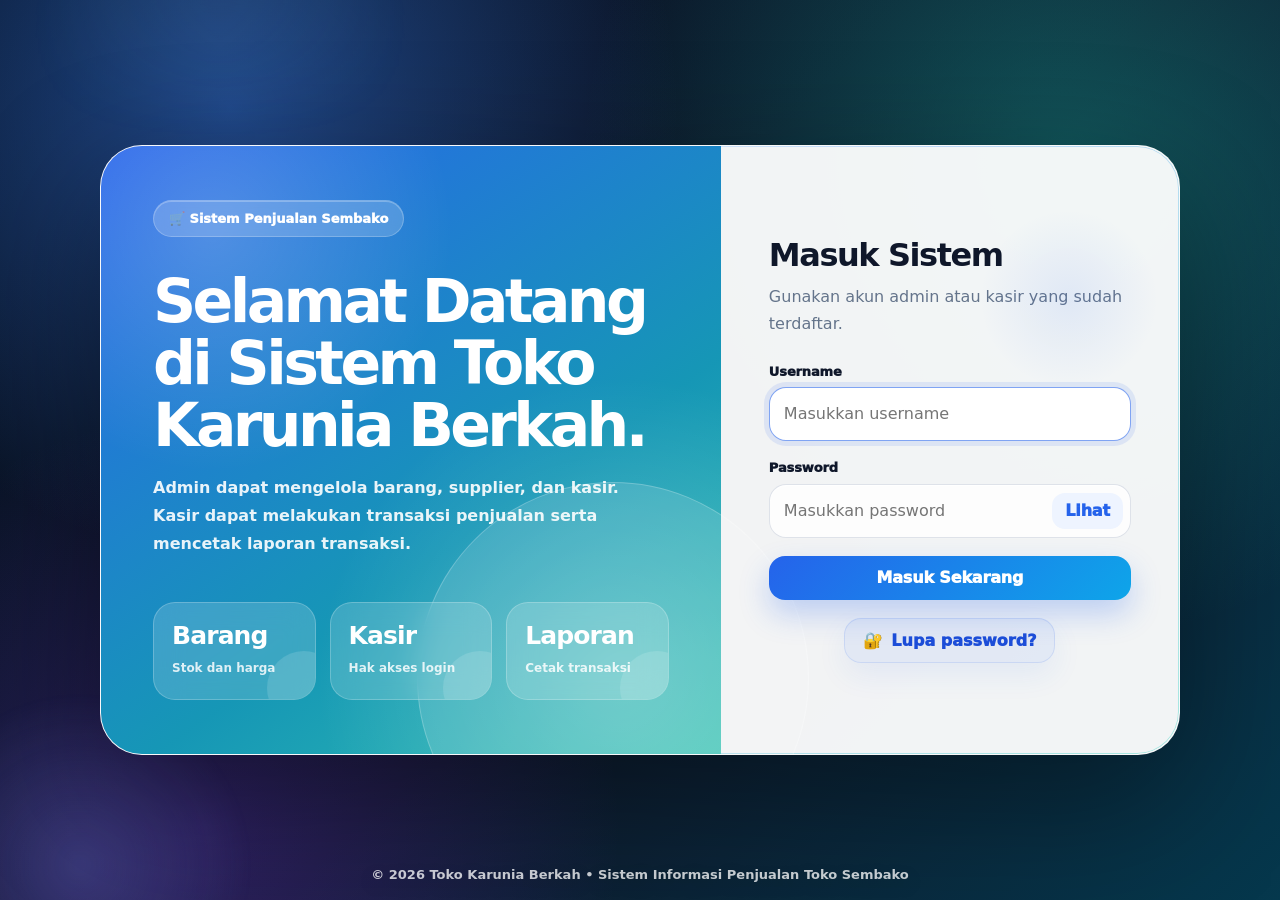
<file: detail_penjualan.html>
<!DOCTYPE html>
<html lang="id">
<head><meta charset="UTF-8"><meta name="viewport" content="width=1181, viewport-fit=cover"><title>Detail Transaksi | Sistem Informasi Penjualan Toko Sembako</title><style>
:root {
    --bg: #eef6ff;
    --bg-deep: #071528;
    --surface: rgba(255, 255, 255, .88);
    --surface-strong: #ffffff;
    --surface-soft: #f6faff;
    --ink: #0f172a;
    --muted: #64748b;
    --line: rgba(148, 163, 184, .30);
    --primary: #2563eb;
    --primary-dark: #1d4ed8;
    --cyan: #06b6d4;
    --teal: #14b8a6;
    --green: #16a34a;
    --red: #dc2626;
    --amber: #f59e0b;
    --purple: #7c3aed;
    --radius: 24px;
    --shadow: 0 28px 80px rgba(15, 23, 42, .13);
    --shadow-soft: 0 14px 36px rgba(15, 23, 42, .09);
    --blur: blur(18px);
}

* { box-sizing: border-box; }
html { scroll-behavior: smooth; }
body {
    margin: 0;
    min-height: 100vh;
    font-family: Inter, ui-sans-serif, system-ui, -apple-system, BlinkMacSystemFont, "Segoe UI", Arial, sans-serif;
    color: var(--ink);
    background:
        radial-gradient(circle at 8% 4%, rgba(37, 99, 235, .18), transparent 24rem),
        radial-gradient(circle at 92% 12%, rgba(20, 184, 166, .16), transparent 26rem),
        radial-gradient(circle at 60% 100%, rgba(124, 58, 237, .08), transparent 28rem),
        linear-gradient(135deg, #edf5ff 0%, #f8fbff 48%, #ecfff8 100%);
    overflow-x: hidden;
}
body::before {
    content: "";
    position: fixed;
    inset: 0;
    pointer-events: none;
    z-index: -3;
    background-image:
        linear-gradient(rgba(37, 99, 235, .045) 1px, transparent 1px),
        linear-gradient(90deg, rgba(37, 99, 235, .045) 1px, transparent 1px);
    background-size: 34px 34px;
    mask-image: linear-gradient(to bottom, rgba(0, 0, 0, .72), transparent 74%);
}
body::after {
    content: "";
    position: fixed;
    width: 520px;
    height: 520px;
    right: -230px;
    bottom: -235px;
    border-radius: 999px;
    background: radial-gradient(circle, rgba(14, 165, 233, .18), transparent 68%);
    filter: blur(3px);
    animation: auroraFloat 13s ease-in-out infinite alternate;
    pointer-events: none;
    z-index: -2;
}

a { color: inherit; text-decoration: none; }
button, input, select, textarea { font: inherit; }
img { max-width: 100%; }

/* LOGIN */
.login-page {
    display: grid;
    place-items: center;
    min-height: 100vh;
    padding: 32px;
    background:
        radial-gradient(circle at 18% 12%, rgba(59, 130, 246, .48), transparent 28rem),
        radial-gradient(circle at 83% 18%, rgba(20, 184, 166, .38), transparent 30rem),
        radial-gradient(circle at 16% 92%, rgba(124, 58, 237, .28), transparent 26rem),
        linear-gradient(135deg, #061225 0%, #0f172a 54%, #05384d 100%);
    overflow: hidden;
}
.login-page::before,
.login-page::after {
    content: "";
    position: fixed;
    border-radius: 999px;
    pointer-events: none;
    opacity: .9;
}
.login-page::before {
    width: 440px;
    height: 440px;
    top: -175px;
    right: -135px;
    background: radial-gradient(circle, rgba(125, 211, 252, .30), transparent 64%);
    animation: orbMove 10s ease-in-out infinite alternate;
}
.login-page::after {
    width: 380px;
    height: 380px;
    bottom: -155px;
    left: -110px;
    background: radial-gradient(circle, rgba(129, 140, 248, .28), transparent 65%);
    animation: orbMove 11s ease-in-out infinite alternate-reverse;
}
.login-card {
    width: min(1080px, 100%);
    min-height: 610px;
    display: grid;
    grid-template-columns: 1.15fr .85fr;
    position: relative;
    overflow: hidden;
    z-index: 1;
    border-radius: 38px;
    background: rgba(255, 255, 255, .95);
    border: 1px solid rgba(255, 255, 255, .42);
    box-shadow: 0 40px 120px rgba(0, 0, 0, .36);
    animation: cardReveal .82s cubic-bezier(.2, .8, .2, 1) both;
}
.login-card::before {
    content: "";
    position: absolute;
    inset: 0;
    padding: 1px;
    border-radius: inherit;
    background: linear-gradient(135deg, rgba(255, 255, 255, .85), rgba(96, 165, 250, .38), rgba(45, 212, 191, .38));
    mask: linear-gradient(#000 0 0) content-box, linear-gradient(#000 0 0);
    mask-composite: exclude;
    pointer-events: none;
}
.login-hero {
    position: relative;
    display: flex;
    flex-direction: column;
    justify-content: space-between;
    padding: 54px 52px;
    color: #fff;
    background:
        radial-gradient(circle at 78% 88%, rgba(255, 255, 255, .22), transparent 18rem),
        linear-gradient(145deg, rgba(37, 99, 235, .98), rgba(14, 116, 144, .94));
    isolation: isolate;
}
.login-hero::before {
    content: "";
    position: absolute;
    inset: 0;
    z-index: -1;
    background: linear-gradient(110deg, transparent 0%, rgba(255, 255, 255, .16) 44%, transparent 72%);
    transform: translateX(-120%);
    animation: shine 6s ease-in-out infinite;
}
.login-hero::after {
    content: "";
    position: absolute;
    right: -88px;
    bottom: -120px;
    width: 390px;
    height: 390px;
    border-radius: 50%;
    background: rgba(255, 255, 255, .13);
    border: 1px solid rgba(255, 255, 255, .22);
}
.login-badge {
    display: inline-flex;
    align-items: center;
    gap: 8px;
    width: fit-content;
    padding: 10px 15px;
    border-radius: 999px;
    background: rgba(255, 255, 255, .18);
    border: 1px solid rgba(255, 255, 255, .22);
    backdrop-filter: blur(12px);
    font-size: 13px;
    font-weight: 950;
    box-shadow: inset 0 1px 0 rgba(255, 255, 255, .26);
}
.login-hero h1 {
    max-width: 540px;
    margin: 34px 0 18px;
    font-size: clamp(38px, 5vw, 60px);
    line-height: 1.03;
    letter-spacing: -.06em;
}
.login-hero p {
    max-width: 470px;
    margin: 0;
    color: rgba(255, 255, 255, .9);
    line-height: 1.75;
    font-weight: 650;
}
.login-mini-cards {
    position: relative;
    z-index: 1;
    display: grid;
    grid-template-columns: repeat(3, minmax(0, 1fr));
    gap: 14px;
    margin-top: 38px;
}
.login-mini-cards div {
    position: relative;
    min-height: 98px;
    padding: 18px;
    overflow: hidden;
    border-radius: 22px;
    background: rgba(255, 255, 255, .16);
    border: 1px solid rgba(255, 255, 255, .22);
    backdrop-filter: blur(14px);
    transition: transform .25s ease, background .25s ease, border-color .25s ease;
}
.login-mini-cards div:hover {
    transform: translateY(-6px) scale(1.01);
    background: rgba(255, 255, 255, .23);
    border-color: rgba(255, 255, 255, .34);
}
.login-mini-cards div::after {
    content: "";
    position: absolute;
    right: -26px;
    bottom: -26px;
    width: 74px;
    height: 74px;
    border-radius: 50%;
    background: rgba(255, 255, 255, .13);
}
.login-mini-cards strong { display: block; margin-bottom: 7px; font-size: 25px; letter-spacing: -.035em; }
.login-mini-cards span { color: rgba(255, 255, 255, .84); font-size: 12px; font-weight: 750; }
.login-form-panel {
    position: relative;
    align-self: center;
    padding: 52px 48px;
}
.login-form-panel::before {
    content: "";
    position: absolute;
    width: 180px;
    height: 180px;
    right: 20px;
    top: 24px;
    border-radius: 50%;
    background: radial-gradient(circle, rgba(37, 99, 235, .09), transparent 70%);
    pointer-events: none;
}
.login-form-panel h2,
.forgot-card h1 {
    margin: 0 0 10px;
    font-size: 32px;
    line-height: 1.15;
    letter-spacing: -.045em;
}
.login-form-panel > p,
.forgot-card > p {
    margin: 0 0 26px;
    color: var(--muted);
    line-height: 1.68;
    font-weight: 520;
}
.forgot-login-box { margin-top: 18px; text-align: center; }
.forgot-login-box a {
    display: inline-flex;
    align-items: center;
    justify-content: center;
    gap: 8px;
    color: #1d4ed8;
    font-weight: 950;
    padding: 12px 18px;
    border-radius: 17px;
    background: rgba(37, 99, 235, .08);
    border: 1px solid rgba(37, 99, 235, .10);
    transition: .25s ease;
}
.forgot-login-box a::before { content: "🔐"; }
.forgot-login-box a:hover { background: rgba(37, 99, 235, .15); transform: translateY(-2px); }
.forgot-page {
    min-height: 100vh;
    display: grid;
    place-items: center;
    padding: 28px;
    background:
        radial-gradient(circle at 20% 10%, rgba(59, 130, 246, .34), transparent 24rem),
        radial-gradient(circle at 80% 90%, rgba(20, 184, 166, .28), transparent 25rem),
        linear-gradient(135deg, #071225, #0f172a);
}
.forgot-card {
    width: min(500px, 100%);
    padding: 36px;
    border-radius: 30px;
    background: rgba(255, 255, 255, .96);
    border: 1px solid rgba(255, 255, 255, .55);
    box-shadow: 0 34px 100px rgba(0, 0, 0, .30);
    animation: cardReveal .65s ease both;
}

/* FORM & BUTTON */
.form-group { margin-bottom: 15px; }
label {
    display: block;
    margin-bottom: 8px;
    color: #172033;
    font-size: 13px;
    font-weight: 950;
    letter-spacing: -.01em;
}
input, select, textarea {
    width: 100%;
    min-height: 47px;
    padding: 12px 14px;
    border: 1px solid #d8e2ef;
    border-radius: 16px;
    background: rgba(255, 255, 255, .88);
    color: var(--ink);
    outline: none;
    transition: border-color .2s ease, box-shadow .2s ease, transform .2s ease, background .2s ease;
}
textarea { min-height: 92px; resize: vertical; }
input:focus, select:focus, textarea:focus {
    border-color: rgba(37, 99, 235, .66);
    box-shadow: 0 0 0 5px rgba(37, 99, 235, .12);
    background: #fff;
    transform: translateY(-1px);
}
.password-wrap { position: relative; }
.password-wrap input { padding-right: 86px; }
.password-toggle {
    position: absolute;
    right: 8px;
    top: 50%;
    transform: translateY(-50%);
    min-height: 36px;
    width: auto;
    padding: 8px 13px;
    border-radius: 13px;
    background: #eef4ff;
    color: var(--primary);
    box-shadow: none;
}
button, .btn {
    position: relative;
    display: inline-flex;
    align-items: center;
    justify-content: center;
    gap: 8px;
    min-height: 44px;
    padding: 11px 17px;
    border: 0;
    border-radius: 16px;
    color: #fff;
    cursor: pointer;
    overflow: hidden;
    background: linear-gradient(135deg, #2563eb, #0ea5e9);
    box-shadow: 0 14px 30px rgba(37, 99, 235, .26);
    font-weight: 950;
    transition: transform .2s ease, box-shadow .2s ease, filter .2s ease;
}
button::after, .btn::after {
    content: "";
    position: absolute;
    inset: 0;
    background: linear-gradient(110deg, transparent, rgba(255, 255, 255, .28), transparent);
    transform: translateX(-120%);
    transition: transform .6s ease;
}
button:hover, .btn:hover { transform: translateY(-3px); box-shadow: 0 18px 38px rgba(37, 99, 235, .33); }
button:hover::after, .btn:hover::after { transform: translateX(120%); }
button:active, .btn:active { transform: translateY(0); }
.btn-secondary { background: linear-gradient(135deg, #475569, #64748b); box-shadow: 0 14px 30px rgba(71, 85, 105, .20); }
.btn-danger { background: linear-gradient(135deg, #dc2626, #f43f5e); box-shadow: 0 14px 30px rgba(220, 38, 38, .22); }
.btn-print { background: linear-gradient(135deg, #16a34a, #22c55e); box-shadow: 0 14px 30px rgba(22, 163, 74, .22); }
.btn-ghost { background: #eef4ff; color: var(--primary); box-shadow: none; }
.alert {
    margin-bottom: 16px;
    padding: 14px 15px;
    border-radius: 18px;
    border: 1px solid transparent;
    font-weight: 850;
    animation: slideUp .45s ease both;
}
.alert-error { background: #fff1f2; color: #991b1b; border-color: #fecdd3; }
.alert-success { background: #ecfdf5; color: #166534; border-color: #bbf7d0; }

/* APP LAYOUT: sidebar dan topbar tidak ikut saat halaman di-scroll */
.layout {
    display: block;
    min-height: 100vh;
}
.sidebar {
    position: fixed;
    top: 0;
    left: 0;
    bottom: 0;
    width: 304px;
    height: 100vh;
    min-height: 100vh;
    padding: 23px 18px;
    overflow-y: auto;
    overflow-x: hidden;
    color: #fff;
    background:
        radial-gradient(circle at 24% 0%, rgba(59, 130, 246, .34), transparent 18rem),
        radial-gradient(circle at 90% 80%, rgba(20, 184, 166, .22), transparent 18rem),
        linear-gradient(180deg, rgba(15, 23, 42, .99), rgba(9, 30, 55, .99));
    box-shadow: 18px 0 50px rgba(15, 23, 42, .14);
    z-index: 2;
}
.brand {
    display: flex;
    align-items: center;
    gap: 12px;
    padding-bottom: 18px;
    margin-bottom: 18px;
    border-bottom: 1px solid rgba(255, 255, 255, .10);
}
.brand-logo {
    width: 52px;
    height: 52px;
    display: grid;
    place-items: center;
    border-radius: 19px;
    background: linear-gradient(135deg, #38bdf8, #2563eb 56%, #14b8a6);
    box-shadow: 0 16px 38px rgba(37, 99, 235, .38);
    font-weight: 950;
    letter-spacing: -.05em;
    animation: pulseLogo 3.8s ease-in-out infinite;
}
.brand h2 { margin: 0; font-size: 20px; letter-spacing: -.04em; }
.brand span { display: block; margin-top: 2px; color: #93c5fd; font-size: 12px; font-weight: 850; }
.userbox {
    display: flex;
    align-items: center;
    gap: 12px;
    margin-bottom: 18px;
    padding: 15px;
    border-radius: 23px;
    background: rgba(255, 255, 255, .085);
    border: 1px solid rgba(255, 255, 255, .12);
    backdrop-filter: blur(14px);
    box-shadow: inset 0 1px 0 rgba(255, 255, 255, .07);
}
.avatar {
    width: 46px;
    height: 46px;
    display: grid;
    place-items: center;
    border-radius: 17px;
    background: linear-gradient(135deg, #e0f2fe, #bfdbfe);
    color: #1d4ed8;
    font-weight: 950;
    box-shadow: inset 0 1px 0 rgba(255, 255, 255, .75);
}
.userbox strong { display: block; font-size: 14px; }
.userbox span { display: block; margin-top: 2px; color: #93c5fd; font-size: 12px; font-weight: 950; }
.sidebar-nav { display: grid; gap: 8px; }
.sidebar-nav a, .logout {
    display: flex;
    align-items: center;
    gap: 11px;
    min-height: 45px;
    padding: 12px 13px;
    border-radius: 17px;
    color: #dbeafe;
    font-size: 14px;
    font-weight: 880;
    position: relative;
    transition: transform .20s ease, background .20s ease, color .20s ease;
}
.sidebar-nav a span, .logout span { width: 22px; text-align: center; filter: drop-shadow(0 5px 9px rgba(0, 0, 0, .20)); }
.sidebar-nav a::before {
    content: "";
    position: absolute;
    inset: 0;
    border-radius: inherit;
    background: linear-gradient(135deg, rgba(255, 255, 255, .16), rgba(255, 255, 255, .055));
    opacity: 0;
    transition: opacity .20s ease;
}
.sidebar-nav a:hover, .sidebar-nav a.active { color: #fff; transform: translateX(5px); }
.sidebar-nav a:hover::before, .sidebar-nav a.active::before { opacity: 1; }
.sidebar-nav a.active { box-shadow: inset 4px 0 0 #60a5fa, 0 14px 30px rgba(2, 8, 23, .12); }
.logout {
    margin-top: 20px;
    background: rgba(220, 38, 38, .17);
    border: 1px solid rgba(248, 113, 113, .24);
    color: #fecaca;
}
.logout:hover { background: rgba(220, 38, 38, .27); color: #fff; transform: translateX(5px); }
.content {
    width: calc(100% - 304px);
    min-height: 100vh;
    margin-left: 304px;
    padding: 30px;
}
.topbar {
    position: static;
    top: auto;
    z-index: 1;
    display: flex;
    align-items: center;
    justify-content: space-between;
    gap: 16px;
    min-height: 104px;
    padding: 22px 24px;
    margin-bottom: 24px;
    border-radius: 30px;
    overflow: hidden;
    background:
        linear-gradient(135deg, rgba(255, 255, 255, .90), rgba(255, 255, 255, .70)),
        radial-gradient(circle at 95% 20%, rgba(20, 184, 166, .16), transparent 18rem);
    border: 1px solid rgba(255, 255, 255, .76);
    backdrop-filter: var(--blur);
    box-shadow: var(--shadow-soft);
    animation: slideDown .48s ease both;
}
.topbar::after {
    content: "";
    position: absolute;
    right: -70px;
    top: -90px;
    width: 240px;
    height: 240px;
    border-radius: 999px;
    background: radial-gradient(circle, rgba(37, 99, 235, .10), transparent 67%);
    pointer-events: none;
}
.topbar h1 { margin: 0; font-size: 30px; letter-spacing: -.05em; }
.eyebrow {
    margin: 0 0 5px;
    color: var(--primary);
    font-size: 12px;
    font-weight: 950;
    text-transform: uppercase;
    letter-spacing: .14em;
}
.topbar-right { position: relative; z-index: 1; display: flex; align-items: center; gap: 10px; flex-wrap: wrap; justify-content: flex-end; }
.date-pill, .role-pill, .clock-pill {
    display: inline-flex;
    align-items: center;
    gap: 7px;
    min-height: 39px;
    padding: 10px 13px;
    border-radius: 999px;
    font-size: 12px;
    font-weight: 950;
    white-space: nowrap;
    border: 1px solid rgba(255, 255, 255, .72);
}
.date-pill { background: #eff6ff; color: #1d4ed8; }
.role-pill { background: #ecfdf5; color: #047857; }
.clock-pill { background: #f5f3ff; color: #6d28d9; }
.date-pill::before { content: "📅"; }
.role-pill::before { content: "🔑"; }
.clock-pill::before { content: "⏱"; }
.page-title {
    display: flex;
    align-items: center;
    justify-content: space-between;
    gap: 16px;
    margin-bottom: 18px;
    animation: slideUp .48s ease both;
}
.page-title h1 { margin: 0; font-size: 27px; letter-spacing: -.045em; }

.card {
    position: relative;
    margin-bottom: 22px;
    padding: 23px;
    border-radius: var(--radius);
    background: var(--surface);
    border: 1px solid rgba(255, 255, 255, .72);
    box-shadow: var(--shadow-soft);
    backdrop-filter: var(--blur);
    animation: slideUp .52s ease both;
}
.card::before {
    content: "";
    position: absolute;
    inset: 0;
    border-radius: inherit;
    background: linear-gradient(135deg, rgba(255, 255, 255, .58), transparent 47%);
    pointer-events: none;
}
.card > * { position: relative; }
.card h2 { margin: 0 0 16px; font-size: 21px; letter-spacing: -.035em; }
.grid { display: grid; grid-template-columns: repeat(2, minmax(0, 1fr)); gap: 15px; }
.grid-3 { display: grid; grid-template-columns: repeat(3, minmax(0, 1fr)); gap: 15px; }

/* DASHBOARD */
.dashboard-hero {
    position: relative;
    overflow: hidden;
    display: grid;
    grid-template-columns: 1.3fr .7fr;
    gap: 20px;
    align-items: center;
    min-height: 160px;
    margin-bottom: 20px;
    padding: 26px;
    border-radius: 30px;
    color: #fff;
    background:
        radial-gradient(circle at 92% 22%, rgba(255,255,255,.24), transparent 15rem),
        linear-gradient(135deg, #2563eb, #0891b2 64%, #14b8a6);
    box-shadow: 0 28px 70px rgba(37, 99, 235, .24);
    animation: slideUp .55s ease both;
}
.dashboard-hero::after {
    content: "";
    position: absolute;
    right: -90px;
    bottom: -130px;
    width: 330px;
    height: 330px;
    border-radius: 50%;
    background: rgba(255,255,255,.12);
    border: 1px solid rgba(255,255,255,.18);
}
.dashboard-hero h2 { position: relative; z-index: 1; margin: 0 0 10px; font-size: 32px; letter-spacing: -.055em; }
.dashboard-hero p { position: relative; z-index: 1; max-width: 680px; margin: 0; color: rgba(255,255,255,.88); line-height: 1.72; font-weight: 650; }
.hero-kpi { position: relative; z-index: 1; display: grid; gap: 10px; }
.hero-kpi div {
    padding: 14px 15px;
    border-radius: 20px;
    background: rgba(255,255,255,.16);
    border: 1px solid rgba(255,255,255,.22);
    backdrop-filter: blur(14px);
}
.hero-kpi span { display: block; color: rgba(255,255,255,.78); font-size: 12px; font-weight: 850; }
.hero-kpi strong { display: block; margin-top: 3px; font-size: 20px; letter-spacing: -.035em; }
.stats {
    display: grid;
    grid-template-columns: repeat(4, minmax(0, 1fr));
    gap: 18px;
    margin-bottom: 22px;
}
.stat {
    position: relative;
    min-height: 144px;
    padding: 22px;
    overflow: hidden;
    border-radius: 26px;
    background: linear-gradient(150deg, rgba(255,255,255,.96), rgba(248,251,255,.88));
    border: 1px solid rgba(255,255,255,.76);
    box-shadow: var(--shadow-soft);
    animation: statPop .55s ease both;
    transition: transform .25s ease, box-shadow .25s ease;
}
.stat:hover { transform: translateY(-6px); box-shadow: 0 24px 54px rgba(15, 23, 42, .13); }
.stat:nth-child(1) { animation-delay: .03s; }
.stat:nth-child(2) { animation-delay: .08s; }
.stat:nth-child(3) { animation-delay: .13s; }
.stat:nth-child(4) { animation-delay: .18s; }
.stat::before {
    content: "";
    position: absolute;
    right: -44px;
    top: -48px;
    width: 140px;
    height: 140px;
    border-radius: 50%;
    background: rgba(37, 99, 235, .10);
}
.stat::after {
    content: "📌";
    position: absolute;
    right: 18px;
    top: 18px;
    width: 48px;
    height: 48px;
    display: grid;
    place-items: center;
    border-radius: 18px;
    background: #eff6ff;
    font-size: 22px;
    box-shadow: inset 0 1px 0 rgba(255,255,255,.85);
}
.stat:nth-child(1)::after { content: "📦"; }
.stat:nth-child(2)::after { content: "🚚"; background: #ecfeff; }
.stat:nth-child(3)::after { content: "👤"; background: #f5f3ff; }
.stat:nth-child(4)::after { content: "💰"; background: #ecfdf5; }
.stat h3 {
    margin: 0 0 14px;
    color: var(--muted);
    font-size: 12px;
    font-weight: 950;
    text-transform: uppercase;
    letter-spacing: .08em;
}
.stat p {
    position: relative;
    z-index: 1;
    margin: 0;
    font-size: 28px;
    font-weight: 950;
    letter-spacing: -.045em;
}
.dashboard-grid {
    display: grid;
    grid-template-columns: minmax(0, 1fr) 340px;
    gap: 20px;
}
.quick-actions { display: grid; gap: 12px; }
.quick-actions a {
    display: flex;
    align-items: center;
    justify-content: space-between;
    gap: 12px;
    padding: 15px;
    border-radius: 20px;
    background: #fff;
    border: 1px solid rgba(148, 163, 184, .22);
    box-shadow: 0 10px 24px rgba(15, 23, 42, .06);
    font-weight: 950;
    transition: transform .22s ease, box-shadow .22s ease, border-color .22s ease;
}
.quick-actions a:hover { transform: translateY(-4px); box-shadow: 0 18px 40px rgba(37, 99, 235, .12); border-color: rgba(37, 99, 235, .25); }
.quick-actions span { color: var(--muted); font-size: 12px; font-weight: 800; }

/* TABLE */
.table-tools {
    display: flex;
    align-items: center;
    justify-content: space-between;
    gap: 12px;
    margin: 0 0 14px;
    flex-wrap: wrap;
}
.table-search { max-width: 360px; background: rgba(255,255,255,.88); }
.table-count {
    color: var(--muted);
    font-size: 13px;
    font-weight: 950;
    padding: 8px 12px;
    background: rgba(248,250,252,.82);
    border: 1px solid var(--line);
    border-radius: 999px;
}
.table-wrap {
    width: 100%;
    overflow-x: auto;
    border-radius: 22px;
    border: 1px solid rgba(148, 163, 184, .25);
    background: #fff;
    box-shadow: inset 0 1px 0 rgba(255,255,255,.75);
}
.table-wrap::-webkit-scrollbar { height: 10px; }
.table-wrap::-webkit-scrollbar-thumb { background: #cbd5e1; border-radius: 999px; border: 3px solid #fff; }
table {
    width: 100%;
    min-width: 760px;
    border-collapse: collapse;
    background: #fff;
}
th, td {
    padding: 14px 13px;
    border-bottom: 1px solid #e8eef7;
    text-align: left;
    vertical-align: middle;
}
th {
    position: static;
    top: auto;
    z-index: auto;
    background: linear-gradient(180deg, #f8fbff, #eef5ff);
    color: #334155;
    font-size: 12px;
    font-weight: 950;
    text-transform: uppercase;
    letter-spacing: .06em;
    white-space: nowrap;
}
td { color: #334155; font-size: 14px; }
tbody tr { transition: background .16s ease, transform .16s ease, box-shadow .16s ease; }
tbody tr:hover { background: #f8fbff; transform: scale(1.002); box-shadow: 0 8px 24px rgba(15,23,42,.05); }
tbody tr.row-new { animation: rowIn .30s ease both; }
tfoot th { background: #f8fafc; color: var(--ink); }
.actions { display: flex; gap: 8px; flex-wrap: wrap; }
.actions .btn { padding: 9px 12px; border-radius: 13px; font-size: 13px; }
.badge {
    display: inline-flex;
    align-items: center;
    justify-content: center;
    padding: 6px 10px;
    border-radius: 999px;
    background: #eff6ff;
    color: #1d4ed8;
    font-size: 12px;
    font-weight: 950;
}
.report-header {
    text-align: center;
    margin-bottom: 18px;
    padding-bottom: 15px;
    border-bottom: 2px solid var(--line);
}
.report-header h2 { margin: 0 0 8px; }
.report-header p { margin: 4px 0; color: var(--muted); }
.filter { display: flex; align-items: end; gap: 11px; flex-wrap: wrap; }
.filter .form-group { min-width: 190px; margin-bottom: 0; }
#tabelItem { margin-top: 8px; }
#grandTotal { color: #047857; font-size: 18px; }

/* JS ENHANCEMENTS */
.app-loader {
    position: fixed;
    inset: 0;
    z-index: 9999;
    display: grid;
    place-items: center;
    background: linear-gradient(135deg, #061225, #0f172a 52%, #06394b);
    color: #fff;
    transition: opacity .45s ease, visibility .45s ease;
}
.app-loader.hide { opacity: 0; visibility: hidden; }
.loader-box { text-align: center; font-weight: 950; letter-spacing: -.02em; }
.loader-spinner {
    width: 48px;
    height: 48px;
    margin: 0 auto 14px;
    border-radius: 50%;
    border: 4px solid rgba(255,255,255,.15);
    border-top-color: #60a5fa;
    box-shadow: 0 0 30px rgba(96, 165, 250, .25);
    animation: spin .75s linear infinite;
}
.no-result-row td { text-align: center; color: var(--muted); font-weight: 850; padding: 28px 12px; }
.form-spotlight { box-shadow: 0 0 0 5px rgba(37,99,235,.10), var(--shadow-soft); }
.reveal-ready { opacity: 0; transform: translateY(18px); transition: opacity .55s ease, transform .55s ease; }
.reveal-ready.revealed { opacity: 1; transform: none; }

/* ANIMATION */
@keyframes cardReveal { from { opacity: 0; transform: translateY(24px) scale(.975); } to { opacity: 1; transform: none; } }
@keyframes slideUp { from { opacity: 0; transform: translateY(18px); } to { opacity: 1; transform: none; } }
@keyframes slideDown { from { opacity: 0; transform: translateY(-14px); } to { opacity: 1; transform: none; } }
@keyframes rowIn { from { opacity: 0; transform: translateY(8px); } to { opacity: 1; transform: none; } }
@keyframes statPop { from { opacity: 0; transform: translateY(18px) scale(.98); } to { opacity: 1; transform: none; } }
@keyframes orbMove { from { transform: translate3d(0,0,0) scale(1); } to { transform: translate3d(30px, 25px, 0) scale(1.07); } }
@keyframes auroraFloat { from { transform: translate(0,0) scale(1); } to { transform: translate(-36px, -24px) scale(1.09); } }
@keyframes shine { 0%, 42% { transform: translateX(-120%); } 62%, 100% { transform: translateX(120%); } }
@keyframes pulseLogo { 0%, 100% { transform: translateY(0); box-shadow: 0 16px 38px rgba(37,99,235,.38); } 50% { transform: translateY(-3px); box-shadow: 0 20px 48px rgba(20,184,166,.36); } }
@keyframes spin { to { transform: rotate(360deg); } }
@keyframes ripple { to { transform: scale(2.7); opacity: 0; } }


/* PREMIUM V6: dashboard compact table + footer copyright */
.transaksi-terbaru-card {
    overflow: hidden !important;
}

.transaksi-terbaru-card .table-tools {
    gap: 10px;
    margin-bottom: 12px;
}

.transaksi-terbaru-card .table-search {
    max-width: 320px;
    min-height: 44px;
}

.transaksi-terbaru-card .table-count {
    font-size: 12px;
    padding: 7px 11px;
}

.transaksi-terbaru-card .table-wrap {
    overflow-x: hidden !important;
}

.table-transaksi-dashboard {
    width: 100% !important;
    min-width: 0 !important;
    table-layout: fixed !important;
}

.table-transaksi-dashboard th,
.table-transaksi-dashboard td {
    padding: 11px 8px !important;
    font-size: 12.2px !important;
    line-height: 1.35 !important;
    white-space: normal !important;
    word-break: break-word !important;
}

.table-transaksi-dashboard th {
    font-size: 10.6px !important;
    letter-spacing: .045em !important;
}

.table-transaksi-dashboard th:nth-child(1),
.table-transaksi-dashboard td:nth-child(1) {
    width: 6%;
    text-align: center;
}

.table-transaksi-dashboard th:nth-child(2),
.table-transaksi-dashboard td:nth-child(2) {
    width: 23%;
}

.table-transaksi-dashboard th:nth-child(3),
.table-transaksi-dashboard td:nth-child(3) {
    width: 17%;
}

.table-transaksi-dashboard th:nth-child(4),
.table-transaksi-dashboard td:nth-child(4) {
    width: 13%;
}

.table-transaksi-dashboard th:nth-child(5),
.table-transaksi-dashboard td:nth-child(5),
.table-transaksi-dashboard th:nth-child(6),
.table-transaksi-dashboard td:nth-child(6),
.table-transaksi-dashboard th:nth-child(7),
.table-transaksi-dashboard td:nth-child(7) {
    width: 13.6%;
    white-space: nowrap !important;
}

.app-footer {
    margin: 26px 0 4px;
    padding: 18px 22px;
    display: flex;
    align-items: center;
    justify-content: space-between;
    gap: 14px;
    border-radius: 24px;
    background:
        linear-gradient(135deg, rgba(255,255,255,.88), rgba(255,255,255,.62)),
        radial-gradient(circle at 95% 20%, rgba(37,99,235,.12), transparent 16rem);
    border: 1px solid rgba(255,255,255,.74);
    box-shadow: 0 16px 42px rgba(15,23,42,.08);
    color: #475569;
    backdrop-filter: blur(16px);
}

.app-footer strong {
    display: block;
    color: #0f172a;
    font-size: 14px;
    letter-spacing: -.015em;
}

.app-footer span,
.app-footer p {
    margin: 0;
    color: #64748b;
    font-size: 12px;
    font-weight: 750;
}

.login-copyright {
    position: fixed;
    left: 50%;
    bottom: 18px;
    transform: translateX(-50%);
    width: calc(100% - 32px);
    text-align: center;
    color: rgba(255,255,255,.76);
    font-size: 13px;
    font-weight: 760;
    z-index: 2;
    text-shadow: 0 6px 18px rgba(0,0,0,.22);
}


/* PREMIUM V7: sidebar kiri dibuat diam, hanya konten kanan yang bergerak saat scroll */
.sidebar::-webkit-scrollbar {
    width: 7px;
}
.sidebar::-webkit-scrollbar-track {
    background: rgba(255, 255, 255, .04);
}
.sidebar::-webkit-scrollbar-thumb {
    background: rgba(147, 197, 253, .38);
    border-radius: 999px;
}
.sidebar::-webkit-scrollbar-thumb:hover {
    background: rgba(147, 197, 253, .62);
}
html, body {
    overflow-x: hidden;
}



/* PREMIUM V10: sidebar bisa dibuka dan ditutup */
.sidebar,
.content,
.sidebar-toggle {
    transition: transform .32s ease, margin-left .32s ease, width .32s ease, left .32s ease, box-shadow .32s ease;
}

.sidebar-toggle {
    position: fixed;
    left: 318px;
    top: 22px;
    z-index: 1200;
    width: 46px;
    height: 46px;
    display: inline-grid;
    place-items: center;
    border: 0;
    border-radius: 16px;
    color: #ffffff;
    background: linear-gradient(135deg, #2563eb, #0ea5e9);
    box-shadow: 0 18px 38px rgba(37, 99, 235, .28);
    font-size: 20px;
    line-height: 1;
    cursor: pointer;
}

.sidebar-toggle:hover {
    transform: translateY(-2px) scale(1.03);
    box-shadow: 0 22px 46px rgba(37, 99, 235, .36);
}

body.sidebar-collapsed .sidebar {
    transform: translateX(-104%);
    box-shadow: none;
}

body.sidebar-collapsed .content {
    margin-left: 0;
    width: 100%;
}

body.sidebar-collapsed .sidebar-toggle {
    left: 22px;
    background: linear-gradient(135deg, #0f172a, #2563eb);
}

body.sidebar-collapsed .content .topbar,
body.sidebar-collapsed .content .card,
body.sidebar-collapsed .content .page-title,
body.sidebar-collapsed .content .dashboard-hero,
body.sidebar-collapsed .content .stats,
body.sidebar-collapsed .content .dashboard-grid,
body.sidebar-collapsed .content .app-footer {
    animation-duration: .32s;
}

@media (max-width: 900px) {
    .sidebar-toggle {
        left: 18px;
        top: 18px;
    }

    .sidebar {
        position: fixed !important;
        width: 304px;
        height: 100vh;
        min-height: 100vh;
        border-radius: 0 28px 28px 0;
        transform: translateX(-104%);
        z-index: 1100;
        overflow-y: auto;
    }

    body:not(.sidebar-collapsed) .sidebar {
        transform: translateX(0);
    }

    .content {
        width: 100% !important;
        margin-left: 0 !important;
        padding-top: 78px;
    }
}

@media print {
    body { background: #fff; color: #000; }
    body::before, body::after, .sidebar, .topbar, .no-print, .table-tools, .app-loader { display: none !important; }
    .content { width: 100%; margin: 0; padding: 0; }
    .card { box-shadow: none; border: 0; border-radius: 0; padding: 0; background: #fff; }
    .card::before { display: none; }
    .page-title { display: none; }
    table { min-width: 0; }
    th, td { border: 1px solid #000; color: #000; }
}

@media (max-width: 1100px) {
    .stats { grid-template-columns: repeat(2, minmax(0, 1fr)); }
    .dashboard-grid { grid-template-columns: 1fr; }
    .dashboard-hero { grid-template-columns: 1fr; }
}
@media (max-width: 900px) {
    .login-card { grid-template-columns: 1fr; }
    .login-hero { min-height: 420px; }
    .layout { display: block; }
    .sidebar {
        position: static;
        width: 100%;
        height: auto;
        min-height: auto;
        border-radius: 0 0 30px 30px;
        overflow: visible;
    }
    .content {
        width: 100%;
        margin-left: 0;
        padding: 18px;
    }
    .topbar { align-items: flex-start; flex-direction: column; }
    .grid, .grid-3 { grid-template-columns: 1fr; }
}
@media (max-width: 640px) {
    .app-footer { align-items: flex-start; flex-direction: column; }
    .login-copyright { position: static; transform: none; margin-top: 18px; }
    .login-page, .forgot-page { padding: 16px; }
    .login-card { border-radius: 28px; }
    .login-hero, .login-form-panel { padding: 32px 24px; }
    .login-mini-cards { grid-template-columns: 1fr; }
    .stats { grid-template-columns: 1fr; }
    .page-title { align-items: flex-start; flex-direction: column; }
    .card { padding: 17px; }
    .filter { align-items: stretch; }
    .filter .form-group { width: 100%; }
    button, .btn { width: auto; }
}

@media (prefers-reduced-motion: reduce) {
    *, *::before, *::after { animation: none !important; transition: none !important; scroll-behavior: auto !important; }
}

/* Mobile override untuk sidebar collapse, ditaruh di akhir agar menang dari aturan responsive lama */
@media (max-width: 900px) {
    .sidebar-toggle {
        position: fixed;
        display: inline-grid;
        left: 18px;
        top: 18px;
        z-index: 1200;
    }

    .sidebar {
        position: fixed !important;
        top: 0;
        left: 0;
        bottom: 0;
        width: 304px !important;
        height: 100vh !important;
        min-height: 100vh !important;
        border-radius: 0 28px 28px 0 !important;
        overflow-y: auto !important;
        transform: translateX(-104%);
        z-index: 1100;
    }

    body:not(.sidebar-collapsed) .sidebar {
        transform: translateX(0);
    }

    body.sidebar-collapsed .sidebar {
        transform: translateX(-104%);
    }

    .content,
    body.sidebar-collapsed .content {
        width: 100% !important;
        margin-left: 0 !important;
        padding: 78px 18px 18px !important;
    }
}


/* PREMIUM V11: tombol buka/tutup sidebar dirapikan di dalam header, tidak menabrak judul */
.topbar {
    align-items: center;
    padding: 20px 24px;
}

.topbar-left {
    position: relative;
    z-index: 2;
    display: flex;
    align-items: center;
    gap: 16px;
    min-width: 0;
}

.topbar-title {
    min-width: 0;
}

.topbar-title h1 {
    white-space: normal;
    overflow-wrap: anywhere;
}

.sidebar-toggle,
body.sidebar-collapsed .sidebar-toggle {
    position: relative !important;
    left: auto !important;
    top: auto !important;
    z-index: 3;
    flex: 0 0 54px;
    width: 54px;
    height: 54px;
    min-height: 54px;
    padding: 0;
    display: inline-grid;
    place-items: center;
    border-radius: 20px;
    border: 1px solid rgba(255, 255, 255, .72);
    color: #ffffff;
    background:
        linear-gradient(135deg, #1d4ed8 0%, #2563eb 48%, #0ea5e9 100%);
    box-shadow:
        0 18px 38px rgba(37, 99, 235, .24),
        inset 0 1px 0 rgba(255, 255, 255, .28);
    font-size: 0;
    line-height: 1;
    cursor: pointer;
    transform: none;
}

.sidebar-toggle::before {
    content: "";
    position: absolute;
    inset: 8px;
    border-radius: 15px;
    background: rgba(255, 255, 255, .12);
    opacity: .95;
    transition: opacity .25s ease, transform .25s ease;
}

.sidebar-toggle .toggle-icon {
    position: relative;
    z-index: 1;
    display: grid;
    place-items: center;
    width: 28px;
    height: 28px;
    color: #fff;
    font-size: 27px;
    font-weight: 950;
    line-height: 1;
    transform: translateY(-1px);
}

body.sidebar-collapsed .sidebar-toggle {
    background:
        linear-gradient(135deg, #0f172a 0%, #1d4ed8 58%, #0ea5e9 100%);
}

body.sidebar-collapsed .sidebar-toggle .toggle-icon {
    font-size: 26px;
    transform: none;
}

.sidebar-toggle:hover,
body.sidebar-collapsed .sidebar-toggle:hover {
    transform: translateY(-2px) scale(1.02);
    box-shadow:
        0 22px 46px rgba(37, 99, 235, .32),
        inset 0 1px 0 rgba(255, 255, 255, .30);
}

.sidebar-toggle:hover::before {
    opacity: 1;
    transform: scale(.94);
}

body:not(.sidebar-collapsed) .content {
    width: calc(100% - 304px);
    margin-left: 304px;
}

body.sidebar-collapsed .content {
    width: 100% !important;
    margin-left: 0 !important;
}

body.sidebar-collapsed .topbar {
    border-color: rgba(37, 99, 235, .16);
    box-shadow: 0 22px 55px rgba(37, 99, 235, .09);
}

body.sidebar-collapsed .topbar-left::after {
    content: "Menu penuh aktif";
    display: inline-flex;
    align-items: center;
    min-height: 31px;
    padding: 7px 11px;
    border-radius: 999px;
    background: rgba(37, 99, 235, .08);
    color: #1d4ed8;
    font-size: 11px;
    font-weight: 950;
    white-space: nowrap;
}

/* Dashboard V11: ringkasan lebih ringkas dan tetap menghitung data hari berjalan */
.dashboard-hero p {
    max-width: 730px;
}

@media (max-width: 900px) {
    .topbar {
        padding: 18px;
        border-radius: 26px;
    }

    .topbar-left {
        gap: 12px;
        width: 100%;
    }

    .sidebar-toggle,
    body.sidebar-collapsed .sidebar-toggle {
        position: relative !important;
        left: auto !important;
        top: auto !important;
        flex-basis: 50px;
        width: 50px;
        height: 50px;
        min-height: 50px;
        border-radius: 18px;
    }

    .topbar h1 {
        font-size: 26px;
    }

    .content,
    body.sidebar-collapsed .content {
        padding-top: 18px !important;
    }

    body.sidebar-collapsed .topbar-left::after {
        display: none;
    }
}

@media (max-width: 520px) {
    .topbar-left {
        align-items: flex-start;
    }

    .sidebar-toggle,
    body.sidebar-collapsed .sidebar-toggle {
        flex-basis: 46px;
        width: 46px;
        height: 46px;
        min-height: 46px;
        border-radius: 16px;
    }

    .sidebar-toggle .toggle-icon {
        font-size: 24px;
    }
}

/* PREMIUM V12: data barang berurutan dan tampilan inventory lebih menarik */
.page-title-inventory {
    align-items: flex-end;
}
.page-subtitle {
    margin: 7px 0 0;
    color: var(--muted);
    font-size: 14px;
    font-weight: 650;
}
.inventory-hero {
    position: relative;
    overflow: hidden;
    display: grid;
    grid-template-columns: minmax(0, 1.05fr) minmax(360px, .95fr);
    gap: 20px;
    align-items: stretch;
    margin-bottom: 22px;
    padding: 26px;
    border-radius: 32px;
    color: #fff;
    background:
        radial-gradient(circle at 92% 18%, rgba(255,255,255,.28), transparent 16rem),
        radial-gradient(circle at 16% 110%, rgba(255,255,255,.18), transparent 18rem),
        linear-gradient(135deg, #1d4ed8 0%, #0891b2 62%, #14b8a6 100%);
    box-shadow: 0 28px 70px rgba(37, 99, 235, .22);
    animation: slideUp .54s ease both;
}
.inventory-hero::before {
    content: "";
    position: absolute;
    inset: 0;
    background: linear-gradient(110deg, transparent 0%, rgba(255,255,255,.16) 42%, transparent 72%);
    transform: translateX(-120%);
    animation: shine 7s ease-in-out infinite;
}
.inventory-hero::after {
    content: "";
    position: absolute;
    right: -105px;
    bottom: -145px;
    width: 360px;
    height: 360px;
    border-radius: 50%;
    background: rgba(255,255,255,.12);
    border: 1px solid rgba(255,255,255,.18);
}
.inventory-hero-copy,
.inventory-mini-stats {
    position: relative;
    z-index: 1;
}
.inventory-badge {
    display: inline-flex;
    width: fit-content;
    align-items: center;
    gap: 8px;
    margin-bottom: 20px;
    padding: 9px 14px;
    border-radius: 999px;
    background: rgba(255,255,255,.17);
    border: 1px solid rgba(255,255,255,.22);
    color: rgba(255,255,255,.92);
    font-size: 12px;
    font-weight: 950;
    backdrop-filter: blur(12px);
}
.inventory-hero h2 {
    margin: 0 0 12px;
    max-width: 640px;
    font-size: clamp(30px, 3.2vw, 42px);
    line-height: 1.08;
    letter-spacing: -.06em;
}
.inventory-hero p {
    margin: 0;
    max-width: 690px;
    color: rgba(255,255,255,.88);
    line-height: 1.7;
    font-weight: 680;
}
.inventory-mini-stats {
    display: grid;
    grid-template-columns: repeat(2, minmax(0, 1fr));
    gap: 12px;
}
.inventory-mini-stats div {
    min-height: 105px;
    padding: 18px;
    border-radius: 24px;
    background: rgba(255,255,255,.16);
    border: 1px solid rgba(255,255,255,.24);
    backdrop-filter: blur(16px);
    box-shadow: inset 0 1px 0 rgba(255,255,255,.25);
}
.inventory-mini-stats span {
    display: block;
    color: rgba(255,255,255,.76);
    font-size: 12px;
    font-weight: 900;
    text-transform: uppercase;
    letter-spacing: .08em;
}
.inventory-mini-stats strong {
    display: block;
    margin-top: 9px;
    color: #fff;
    font-size: 25px;
    line-height: 1.2;
    letter-spacing: -.045em;
}
.inventory-form-card,
.inventory-table-card {
    overflow: hidden;
}
.inventory-form-card::after,
.inventory-table-card::after {
    content: "";
    position: absolute;
    width: 220px;
    height: 220px;
    right: -95px;
    top: -98px;
    border-radius: 50%;
    background: radial-gradient(circle, rgba(37,99,235,.09), transparent 67%);
    pointer-events: none;
}
.section-head {
    position: relative;
    z-index: 1;
    display: flex;
    align-items: flex-start;
    justify-content: space-between;
    gap: 16px;
    margin-bottom: 18px;
}
.section-head h2 {
    margin: 5px 0 0;
    font-size: 23px;
    letter-spacing: -.045em;
}
.section-kicker {
    color: var(--primary);
    font-size: 11px;
    font-weight: 950;
    letter-spacing: .13em;
    text-transform: uppercase;
}
.next-code-pill,
.sort-info-pill {
    display: inline-flex;
    align-items: center;
    min-height: 40px;
    padding: 10px 14px;
    border-radius: 999px;
    background: #eff6ff;
    color: #1e3a8a;
    border: 1px solid rgba(37, 99, 235, .16);
    box-shadow: 0 10px 24px rgba(37, 99, 235, .08);
    font-size: 12px;
    font-weight: 900;
    white-space: nowrap;
}
.next-code-pill strong {
    margin-left: 5px;
    color: #1d4ed8;
}
.sort-info-pill {
    background: #ecfdf5;
    color: #047857;
    border-color: rgba(16, 185, 129, .20);
}
.inventory-form-grid {
    align-items: start;
}
.readonly-code {
    color: #1d4ed8 !important;
    background: linear-gradient(135deg, #eff6ff, #f8fbff) !important;
    border-color: rgba(37, 99, 235, .24) !important;
    font-weight: 950 !important;
    letter-spacing: .04em;
    cursor: not-allowed;
}
.field-hint {
    display: block;
    margin-top: 8px;
    color: var(--muted);
    font-size: 12px;
    font-weight: 700;
}
.form-actions-premium {
    display: flex;
    align-items: center;
    gap: 10px;
    margin-top: 4px;
    flex-wrap: wrap;
}
.inventory-table-card .table-tools {
    margin-top: 4px;
}
.inventory-table {
    min-width: 0 !important;
    table-layout: fixed;
}
.inventory-table th,
.inventory-table td {
    padding: 13px 12px;
}
.inventory-table th:nth-child(1),
.inventory-table td:nth-child(1) { width: 56px; }
.inventory-table th:nth-child(2),
.inventory-table td:nth-child(2) { width: 108px; }
.inventory-table th:nth-child(3),
.inventory-table td:nth-child(3) { width: 25%; }
.inventory-table th:nth-child(4),
.inventory-table td:nth-child(4) { width: 18%; }
.inventory-table th:nth-child(5),
.inventory-table td:nth-child(5) { width: 95px; }
.inventory-table th:nth-child(6),
.inventory-table td:nth-child(6) { width: 145px; }
.inventory-table th:nth-child(7),
.inventory-table td:nth-child(7) { width: 92px; }
.inventory-table th:nth-child(8),
.inventory-table td:nth-child(8) { width: 150px; }
.row-number {
    color: var(--muted);
    font-weight: 900;
    text-align: center;
}
.product-code,
.price-chip,
.supplier-chip,
.unit-chip,
.stock-pill {
    display: inline-flex;
    align-items: center;
    justify-content: center;
    width: fit-content;
    max-width: 100%;
    border-radius: 999px;
    font-size: 12px;
    font-weight: 950;
    line-height: 1;
    white-space: nowrap;
}
.product-code {
    padding: 8px 10px;
    color: #1d4ed8;
    background: #eff6ff;
    border: 1px solid rgba(37, 99, 235, .16);
    letter-spacing: .05em;
}
.product-name-cell {
    display: flex;
    align-items: center;
    gap: 11px;
    min-width: 0;
}
.product-name-cell strong,
.product-name-cell small {
    display: block;
    min-width: 0;
    overflow: hidden;
    text-overflow: ellipsis;
    white-space: nowrap;
}
.product-name-cell strong {
    color: #0f172a;
    font-size: 14px;
}
.product-name-cell small {
    margin-top: 4px;
    color: var(--muted);
    font-size: 11px;
    font-weight: 750;
}
.product-icon {
    flex: 0 0 auto;
    width: 38px;
    height: 38px;
    display: grid;
    place-items: center;
    border-radius: 14px;
    background: linear-gradient(135deg, #eff6ff, #ecfeff);
    border: 1px solid rgba(37,99,235,.12);
    box-shadow: inset 0 1px 0 rgba(255,255,255,.8);
}
.supplier-chip {
    padding: 8px 10px;
    color: #334155;
    background: #f8fafc;
    border: 1px solid rgba(148, 163, 184, .24);
    overflow: hidden;
    text-overflow: ellipsis;
}
.unit-chip {
    padding: 8px 10px;
    color: #6d28d9;
    background: #f5f3ff;
    border: 1px solid rgba(124, 58, 237, .14);
}
.price-chip {
    padding: 9px 11px;
    color: #047857;
    background: #ecfdf5;
    border: 1px solid rgba(16, 185, 129, .18);
}
.stock-pill {
    min-width: 44px;
    padding: 9px 11px;
}
.stock-safe {
    color: #047857;
    background: #dcfce7;
    border: 1px solid rgba(34, 197, 94, .24);
}
.stock-mid {
    color: #b45309;
    background: #fef3c7;
    border: 1px solid rgba(245, 158, 11, .28);
}
.stock-low {
    color: #b91c1c;
    background: #fee2e2;
    border: 1px solid rgba(239, 68, 68, .24);
}
.actions-premium {
    gap: 7px;
    flex-wrap: nowrap;
}
.actions-premium .btn {
    min-width: 64px;
    justify-content: center;
    padding: 10px 12px;
    box-shadow: 0 10px 20px rgba(15, 23, 42, .08);
}

@media (max-width: 1180px) {
    .inventory-hero {
        grid-template-columns: 1fr;
    }
    .inventory-table {
        min-width: 900px !important;
    }
}

@media (max-width: 720px) {
    .page-title-inventory,
    .section-head {
        align-items: flex-start;
        flex-direction: column;
    }
    .inventory-hero {
        padding: 22px;
        border-radius: 26px;
    }
    .inventory-mini-stats {
        grid-template-columns: 1fr;
    }
}


/* V13: tombol aman untuk barang yang sudah masuk transaksi */
.btn-locked {
    background: linear-gradient(135deg, #e2e8f0, #cbd5e1) !important;
    color: #475569 !important;
    cursor: not-allowed !important;
    box-shadow: none !important;
    border: 1px solid rgba(148, 163, 184, 0.55) !important;
}

.btn-locked:hover {
    transform: none !important;
    filter: none !important;
}

/* V14: Laporan cetak lebih rapi dan proporsional */
.report-print-card {
    overflow: hidden;
}

.report-print-card .table-wrap {
    border-radius: 20px;
    border-color: rgba(148, 163, 184, .24);
    overflow-x: auto;
}

.report-table {
    width: 100% !important;
    min-width: 0 !important;
    table-layout: auto;
}

.report-table th,
.report-table td {
    padding: 12px 12px;
    line-height: 1.45;
}

.report-table th {
    text-align: center;
}

.report-table td:first-child,
.report-table th:first-child {
    text-align: center;
    width: 56px;
}

.report-table td:nth-last-child(-n+3) {
    white-space: nowrap;
}

.report-table tbody tr:last-child th {
    background: linear-gradient(180deg, #f8fbff, #eef5ff);
    font-weight: 950;
}

.report-print-footer {
    margin-top: 20px;
    padding: 13px 16px;
    border-radius: 18px;
    text-align: center;
    color: #64748b;
    background: linear-gradient(135deg, #f8fbff, #eef6ff);
    border: 1px solid rgba(148, 163, 184, .22);
    font-size: 12px;
    font-weight: 850;
}

@media print {
    @page {
        size: A4 portrait;
        margin: 10mm 9mm;
    }

    html,
    body {
        width: auto !important;
        min-width: 0 !important;
        margin: 0 !important;
        padding: 0 !important;
        background: #ffffff !important;
        color: #111111 !important;
        font-family: Arial, Helvetica, sans-serif !important;
        -webkit-print-color-adjust: exact;
        print-color-adjust: exact;
    }

    .layout,
    .content {
        display: block !important;
        width: 100% !important;
        max-width: none !important;
        min-height: 0 !important;
        margin: 0 !important;
        padding: 0 !important;
    }

    .sidebar,
    .topbar,
    .page-title,
    .no-print,
    .table-tools,
    .app-loader,
    .app-footer,
    .sidebar-toggle {
        display: none !important;
    }

    .report-print-card,
    .card {
        width: 100% !important;
        max-width: none !important;
        margin: 0 !important;
        padding: 0 !important;
        background: #ffffff !important;
        border: 0 !important;
        border-radius: 0 !important;
        box-shadow: none !important;
        backdrop-filter: none !important;
        overflow: visible !important;
        animation: none !important;
        transform: none !important;
    }

    .card::before,
    .report-print-card::before {
        display: none !important;
    }

    .table-wrap {
        width: 100% !important;
        overflow: visible !important;
        border: 0 !important;
        border-radius: 0 !important;
        box-shadow: none !important;
        background: transparent !important;
    }

    .report-header {
        margin: 0 0 8mm !important;
        padding: 0 0 4mm !important;
        text-align: center !important;
        border-bottom: 1px solid #9ca3af !important;
    }

    .report-header h2 {
        margin: 0 0 3mm !important;
        color: #000 !important;
        font-size: 15pt !important;
        font-weight: 800 !important;
        line-height: 1.2 !important;
        letter-spacing: 0 !important;
    }

    .report-header p {
        margin: 1mm 0 !important;
        color: #374151 !important;
        font-size: 9pt !important;
        line-height: 1.25 !important;
    }

    .report-table,
    table.report-table {
        width: 100% !important;
        min-width: 0 !important;
        table-layout: fixed !important;
        border-collapse: collapse !important;
        border-spacing: 0 !important;
        background: #ffffff !important;
        page-break-inside: auto !important;
    }

    .report-table thead {
        display: table-header-group !important;
    }

    .report-table tfoot {
        display: table-footer-group !important;
    }

    .report-table tr {
        page-break-inside: avoid !important;
        break-inside: avoid !important;
        box-shadow: none !important;
        transform: none !important;
        background: #fff !important;
    }

    .report-table th,
    .report-table td {
        border: 1px solid #4b5563 !important;
        padding: 5px 6px !important;
        color: #000 !important;
        font-size: 8.5pt !important;
        line-height: 1.25 !important;
        vertical-align: middle !important;
        word-break: normal !important;
        overflow-wrap: anywhere !important;
    }

    .report-table th {
        background: #eef2f7 !important;
        text-align: center !important;
        font-size: 8pt !important;
        font-weight: 800 !important;
        letter-spacing: 0 !important;
        text-transform: uppercase !important;
        white-space: normal !important;
    }

    .report-table td:first-child,
    .report-table th:first-child {
        width: 7mm !important;
        text-align: center !important;
    }

    .report-table td:nth-last-child(-n+3),
    .report-table th:nth-last-child(-n+3) {
        text-align: right !important;
        white-space: nowrap !important;
    }

    .report-table td:nth-child(3),
    .report-table th:nth-child(3) {
        white-space: normal !important;
    }

    .report-table tbody tr:last-child th {
        background: #eef2f7 !important;
        font-weight: 900 !important;
    }

    .report-print-footer {
        margin-top: 7mm !important;
        padding: 3mm 0 0 !important;
        border: 0 !important;
        border-top: 1px solid #cbd5e1 !important;
        border-radius: 0 !important;
        background: transparent !important;
        color: #374151 !important;
        text-align: center !important;
        font-size: 8pt !important;
        font-weight: 700 !important;
    }
}

@media print and (orientation: landscape) {
    .report-table th,
    .report-table td {
        font-size: 9pt !important;
    }
}

/* V15: laporan print lebih sejajar + loading premium baru */
@media print {
    .report-table,
    table.report-table {
        table-layout: fixed !important;
    }

    .report-table th,
    .report-table td {
        padding: 4px 5px !important;
        font-size: 8pt !important;
        line-height: 1.2 !important;
        vertical-align: middle !important;
    }

    .report-table th:first-child,
    .report-table td:first-child {
        width: 11mm !important;
        min-width: 11mm !important;
        max-width: 11mm !important;
        text-align: center !important;
        white-space: nowrap !important;
        word-break: keep-all !important;
        overflow-wrap: normal !important;
        padding-left: 2px !important;
        padding-right: 2px !important;
    }

    .report-table th:first-child {
        letter-spacing: 0 !important;
        font-size: 7.8pt !important;
    }

    .report-table th {
        text-align: center !important;
        white-space: normal !important;
    }

    .report-table td:nth-child(2),
    .report-table th:nth-child(2) {
        white-space: normal !important;
        overflow-wrap: anywhere !important;
    }

    .report-table td:nth-last-child(-n+3) {
        text-align: right !important;
        white-space: nowrap !important;
        word-break: keep-all !important;
        overflow-wrap: normal !important;
    }

    .report-table th:nth-last-child(-n+3) {
        text-align: center !important;
        white-space: normal !important;
    }

    .report-print-footer {
        margin-top: 5mm !important;
        font-size: 7.5pt !important;
    }
}

.app-loader {
    background:
        radial-gradient(circle at 25% 20%, rgba(59, 130, 246, .40), transparent 28rem),
        radial-gradient(circle at 78% 76%, rgba(20, 184, 166, .30), transparent 26rem),
        linear-gradient(135deg, #031326 0%, #081b33 46%, #052f3b 100%);
    overflow: hidden;
}

.app-loader::before,
.app-loader::after {
    content: "";
    position: absolute;
    border-radius: 999px;
    pointer-events: none;
}

.app-loader::before {
    width: 520px;
    height: 520px;
    left: -180px;
    top: -220px;
    background: radial-gradient(circle, rgba(37, 99, 235, .38), transparent 65%);
    animation: loaderAuroraOne 2.8s ease-in-out infinite alternate;
}

.app-loader::after {
    width: 440px;
    height: 440px;
    right: -160px;
    bottom: -190px;
    background: radial-gradient(circle, rgba(45, 212, 191, .30), transparent 66%);
    animation: loaderAuroraTwo 3.2s ease-in-out infinite alternate;
}

.loader-box {
    position: relative;
    z-index: 2;
    width: min(360px, calc(100vw - 48px));
    padding: 30px 28px;
    border-radius: 32px;
    text-align: center;
    color: #fff;
    background: rgba(255, 255, 255, .10);
    border: 1px solid rgba(255, 255, 255, .20);
    box-shadow: 0 30px 95px rgba(0, 0, 0, .35);
    backdrop-filter: blur(20px);
    overflow: hidden;
    animation: loaderCardIn .55s cubic-bezier(.2,.8,.2,1) both;
}

.loader-box::before {
    content: "";
    position: absolute;
    inset: 0;
    background: linear-gradient(110deg, transparent 20%, rgba(255,255,255,.20) 42%, transparent 64%);
    transform: translateX(-120%);
    animation: loaderSweep 1.65s ease-in-out infinite;
}

.loader-orbit {
    position: relative;
    width: 96px;
    height: 96px;
    margin: 0 auto 18px;
    display: grid;
    place-items: center;
}

.loader-orbit::before,
.loader-orbit::after {
    content: "";
    position: absolute;
    inset: 0;
    border-radius: 50%;
    border: 1px solid rgba(255,255,255,.22);
}

.loader-orbit::after {
    inset: 9px;
    border-style: dashed;
    animation: loaderSpin 1.3s linear infinite reverse;
}

.loader-core {
    position: relative;
    z-index: 2;
    width: 58px;
    height: 58px;
    border-radius: 20px;
    display: grid;
    place-items: center;
    font-size: 18px;
    font-weight: 950;
    letter-spacing: -.04em;
    background: linear-gradient(135deg, #2563eb, #06b6d4);
    box-shadow: 0 18px 45px rgba(37, 99, 235, .45), inset 0 1px 0 rgba(255,255,255,.35);
    animation: loaderPulse 1.15s ease-in-out infinite;
}

.loader-dot {
    position: absolute;
    width: 12px;
    height: 12px;
    border-radius: 999px;
    background: #67e8f9;
    box-shadow: 0 0 24px rgba(103, 232, 249, .9);
    transform-origin: 48px 48px;
    left: 42px;
    top: 42px;
    animation: loaderSpin 1.05s linear infinite;
}

.loader-title {
    position: relative;
    z-index: 2;
    margin: 0;
    font-size: 20px;
    font-weight: 950;
    letter-spacing: -.03em;
}

.loader-subtitle {
    position: relative;
    z-index: 2;
    margin-top: 7px;
    color: rgba(226, 232, 240, .86);
    font-size: 13px;
    font-weight: 750;
}

.loader-progress {
    position: relative;
    z-index: 2;
    height: 8px;
    margin-top: 20px;
    border-radius: 999px;
    background: rgba(255,255,255,.14);
    overflow: hidden;
}

.loader-progress span {
    display: block;
    width: 46%;
    height: 100%;
    border-radius: inherit;
    background: linear-gradient(90deg, #60a5fa, #22d3ee, #34d399);
    box-shadow: 0 0 28px rgba(34,211,238,.55);
    animation: loaderProgress 1.2s ease-in-out infinite;
}

.loader-spinner {
    display: none;
}

@keyframes loaderSpin { to { transform: rotate(360deg); } }
@keyframes loaderPulse { 0%,100% { transform: scale(1); } 50% { transform: scale(1.06); } }
@keyframes loaderProgress { 0% { transform: translateX(-110%); } 100% { transform: translateX(230%); } }
@keyframes loaderSweep { 0%, 35% { transform: translateX(-120%); } 100% { transform: translateX(120%); } }
@keyframes loaderCardIn { from { opacity: 0; transform: translateY(18px) scale(.96); } to { opacity: 1; transform: none; } }
@keyframes loaderAuroraOne { from { transform: translate3d(0,0,0) scale(1); } to { transform: translate3d(40px,28px,0) scale(1.08); } }
@keyframes loaderAuroraTwo { from { transform: translate3d(0,0,0) scale(1); } to { transform: translate3d(-36px,-26px,0) scale(1.1); } }



/* V16: tabel kasir menampilkan alamat dengan lebih rapi */
.kasir-table th:nth-child(5),
.kasir-table td:nth-child(5) {
    min-width: 260px;
}

.address-cell {
    max-width: 360px;
    color: #475569;
    line-height: 1.45;
    white-space: normal !important;
}

.status-badge {
    display: inline-flex;
    align-items: center;
    justify-content: center;
    min-width: 76px;
    padding: 7px 11px;
    border-radius: 999px;
    font-size: 12px;
    font-weight: 950;
    text-transform: capitalize;
}

.status-badge.is-active {
    color: #047857;
    background: #d1fae5;
    border: 1px solid #a7f3d0;
}

.status-badge.is-inactive {
    color: #991b1b;
    background: #fee2e2;
    border: 1px solid #fecaca;
}

@media (max-width: 980px) {
    .kasir-table th:nth-child(5),
    .kasir-table td:nth-child(5) {
        min-width: 220px;
    }
}

/* V18: pilihan satuan barang dibuat dropdown yang lebih rapi */
.satuan-field {
    position: relative;
}

.unit-select {
    font-weight: 850;
    color: #0f172a;
    background:
        linear-gradient(135deg, rgba(239, 246, 255, .92), rgba(255, 255, 255, .98)) !important;
    border-color: rgba(37, 99, 235, .18) !important;
    box-shadow: inset 0 1px 0 rgba(255,255,255,.86);
}

.unit-select:focus {
    border-color: rgba(37, 99, 235, .55) !important;
    box-shadow: 0 0 0 5px rgba(37, 99, 235, .11), inset 0 1px 0 rgba(255,255,255,.9) !important;
}

.unit-preview-list {
    display: flex;
    flex-wrap: wrap;
    gap: 6px;
    margin-top: 10px;
}

.unit-preview-list span {
    display: inline-flex;
    align-items: center;
    justify-content: center;
    padding: 6px 9px;
    border-radius: 999px;
    background: #f5f3ff;
    color: #6d28d9;
    border: 1px solid rgba(124, 58, 237, .14);
    font-size: 11px;
    font-weight: 950;
    line-height: 1;
}

.inventory-form-card .satuan-field .field-hint {
    margin-top: 8px;
}

/* V19: input isi satuan di samping pilihan satuan, contoh 1 Kg atau 200 Gram */
.unit-size-group {
    display: grid;
    grid-template-columns: minmax(120px, .7fr) minmax(160px, 1fr);
    gap: 10px;
    align-items: center;
}

.unit-size-input {
    font-weight: 900;
    color: #1d4ed8;
    background: linear-gradient(135deg, rgba(239, 246, 255, .96), rgba(255, 255, 255, .98)) !important;
    border-color: rgba(37, 99, 235, .18) !important;
    box-shadow: inset 0 1px 0 rgba(255,255,255,.9);
}

.unit-size-input:focus {
    border-color: rgba(37, 99, 235, .55) !important;
    box-shadow: 0 0 0 5px rgba(37, 99, 235, .11), inset 0 1px 0 rgba(255,255,255,.9) !important;
}

.unit-preset-list button {
    display: inline-flex;
    align-items: center;
    justify-content: center;
    padding: 7px 11px;
    border-radius: 999px;
    background: #f5f3ff;
    color: #6d28d9;
    border: 1px solid rgba(124, 58, 237, .16);
    font-size: 11px;
    font-weight: 950;
    line-height: 1;
    cursor: pointer;
    transition: transform .2s ease, background .2s ease, border-color .2s ease;
}

.unit-preset-list button:hover {
    transform: translateY(-2px);
    background: #ede9fe;
    border-color: rgba(124, 58, 237, .32);
}

.unit-chip {
    gap: 5px;
    min-width: 76px;
    justify-content: center;
    background: linear-gradient(135deg, #eff6ff, #ecfeff) !important;
    color: #1d4ed8 !important;
    border: 1px solid rgba(37, 99, 235, .16) !important;
}

@media (max-width: 720px) {
    .unit-size-group {
        grid-template-columns: 1fr;
    }
}


/* =========================================================
   PREMIUM V20: penyegaran visual, form lebih rapi, tabel lebih bersih
   ========================================================= */
:root {
    --sidebar-w: 304px;
    --card-radius-v20: 28px;
    --glass-border: rgba(255, 255, 255, .72);
    --soft-line: rgba(148, 163, 184, .22);
}

body:not(.login-page) {
    background:
        radial-gradient(circle at 0% 0%, rgba(37, 99, 235, .15), transparent 28rem),
        radial-gradient(circle at 100% 8%, rgba(20, 184, 166, .18), transparent 28rem),
        radial-gradient(circle at 68% 100%, rgba(124, 58, 237, .08), transparent 30rem),
        linear-gradient(135deg, #edf5ff 0%, #f8fbff 46%, #effefb 100%);
}

.sidebar {
    width: var(--sidebar-w);
    padding: 24px 17px 18px;
    border-right: 1px solid rgba(255, 255, 255, .08);
    background:
        radial-gradient(circle at 18% 0%, rgba(59, 130, 246, .42), transparent 18rem),
        radial-gradient(circle at 94% 80%, rgba(20, 184, 166, .25), transparent 19rem),
        linear-gradient(180deg, #0f1d35 0%, #0a1a2f 54%, #062f3e 100%);
}

.brand {
    padding: 0 2px 20px;
    margin-bottom: 18px;
}

.brand-logo {
    position: relative;
    overflow: hidden;
    width: 56px;
    height: 56px;
    border-radius: 22px;
}

.brand-logo::after {
    content: "";
    position: absolute;
    inset: -35%;
    background: linear-gradient(120deg, transparent, rgba(255,255,255,.38), transparent);
    transform: translateX(-120%) rotate(18deg);
    animation: logoSweep 5.2s ease-in-out infinite;
}

@keyframes logoSweep {
    0%, 45% { transform: translateX(-120%) rotate(18deg); }
    75%, 100% { transform: translateX(120%) rotate(18deg); }
}

.userbox {
    margin-bottom: 20px;
    padding: 16px;
    border-radius: 26px;
    background: linear-gradient(135deg, rgba(255,255,255,.14), rgba(255,255,255,.055));
    border: 1px solid rgba(255,255,255,.14);
}

.sidebar-nav {
    gap: 7px;
}

.sidebar-nav a,
.logout {
    min-height: 46px;
    padding: 12px 14px;
    border-radius: 18px;
    font-size: 14px;
    letter-spacing: -.01em;
}

.sidebar-nav a.active {
    background: linear-gradient(135deg, rgba(96,165,250,.24), rgba(255,255,255,.08));
    border: 1px solid rgba(147, 197, 253, .25);
    box-shadow: inset 4px 0 0 #7dd3fc, 0 18px 35px rgba(2, 8, 23, .18);
}

.content,
body:not(.sidebar-collapsed) .content {
    width: calc(100% - var(--sidebar-w));
    margin-left: var(--sidebar-w);
    padding: 28px 30px 34px;
}

body.sidebar-collapsed .content {
    width: 100% !important;
    margin-left: 0 !important;
}

.topbar {
    min-height: 96px;
    padding: 18px 22px;
    margin-bottom: 24px;
    border-radius: 32px;
    background:
        linear-gradient(135deg, rgba(255, 255, 255, .94), rgba(255, 255, 255, .76)),
        radial-gradient(circle at 92% 24%, rgba(20, 184, 166, .18), transparent 18rem),
        radial-gradient(circle at 10% 0%, rgba(37, 99, 235, .12), transparent 18rem);
    border: 1px solid var(--glass-border);
    box-shadow: 0 24px 60px rgba(15, 23, 42, .09);
}

.topbar h1 {
    font-size: clamp(26px, 2.6vw, 36px);
    letter-spacing: -.065em;
}

.eyebrow {
    margin-bottom: 7px;
    color: #2563eb;
    font-size: 12px;
    letter-spacing: .16em;
}

.sidebar-toggle,
body.sidebar-collapsed .sidebar-toggle {
    flex-basis: 52px;
    width: 52px;
    height: 52px;
    min-height: 52px;
    border-radius: 18px;
    background:
        radial-gradient(circle at 30% 18%, rgba(255,255,255,.30), transparent 42%),
        linear-gradient(135deg, #1d4ed8, #0ea5e9 70%, #22d3ee);
}

.sidebar-toggle .toggle-icon {
    font-size: 25px;
}

body.sidebar-collapsed .topbar-left::after {
    content: "Tampilan lebar";
    min-height: 32px;
    background: #ecfeff;
    color: #0e7490;
    border: 1px solid rgba(14, 165, 233, .16);
}

.date-pill,
.role-pill,
.clock-pill {
    min-height: 40px;
    padding: 10px 14px;
    border-radius: 999px;
    box-shadow: inset 0 1px 0 rgba(255,255,255,.75);
}

.page-title {
    margin: 2px 0 18px;
}

.page-title h1 {
    font-size: clamp(24px, 2.3vw, 32px);
}

.card {
    margin-bottom: 24px;
    padding: 24px 26px;
    border-radius: var(--card-radius-v20);
    background: linear-gradient(145deg, rgba(255,255,255,.92), rgba(255,255,255,.82));
    border: 1px solid rgba(255, 255, 255, .82);
    box-shadow: 0 22px 58px rgba(15, 23, 42, .085);
}

.card.form-spotlight {
    border-color: rgba(37, 99, 235, .28);
    box-shadow: 0 24px 65px rgba(37, 99, 235, .12);
}

.grid,
.grid-3 {
    gap: 18px;
}

.form-group {
    margin-bottom: 18px;
}

.form-group label {
    display: flex;
    align-items: center;
    gap: 7px;
    margin-bottom: 9px;
    color: #0f172a;
    font-size: 13px;
    font-weight: 950;
    letter-spacing: -.01em;
}

input,
select,
textarea {
    min-height: 54px;
    border-radius: 17px !important;
    border: 1px solid rgba(148, 163, 184, .30) !important;
    background: rgba(255, 255, 255, .86) !important;
    box-shadow: inset 0 1px 0 rgba(255,255,255,.92);
}

input:focus,
select:focus,
textarea:focus {
    border-color: rgba(37, 99, 235, .58) !important;
    background: #fff !important;
    box-shadow: 0 0 0 5px rgba(37, 99, 235, .105), inset 0 1px 0 rgba(255,255,255,.96) !important;
}

textarea {
    min-height: 108px;
    resize: vertical;
}

button,
.btn {
    border-radius: 16px;
    letter-spacing: -.01em;
}

.table-tools {
    margin-bottom: 14px;
    gap: 12px;
}

.table-search {
    min-height: 48px;
    max-width: 390px;
    padding-left: 16px;
    background: #fff !important;
}

.table-count {
    min-height: 39px;
    padding: 9px 14px;
    border-radius: 999px;
    background: #f8fafc;
    color: #475569;
    border: 1px solid var(--soft-line);
}

.table-wrap {
    border-radius: 22px;
    border: 1px solid rgba(148, 163, 184, .20);
    background: rgba(255,255,255,.74);
    overflow: auto;
}

table {
    border-collapse: separate;
    border-spacing: 0;
}

thead th {
    background: linear-gradient(180deg, #f3f8ff, #edf4ff) !important;
    border-bottom: 1px solid rgba(148, 163, 184, .20);
}

tbody tr {
    transition: transform .18s ease, box-shadow .18s ease, background .18s ease;
}

tbody tr:hover {
    background: rgba(239, 246, 255, .55);
}

.actions,
.actions-premium {
    display: flex;
    align-items: center;
}

.app-footer {
    margin-top: 28px;
    padding: 18px 22px;
    border-radius: 24px;
    background: linear-gradient(135deg, rgba(255,255,255,.84), rgba(239,246,255,.68));
    border: 1px solid rgba(255,255,255,.70);
}

/* Dashboard dibuat lebih lega tetapi tetap kompak */
.dashboard-hero,
.inventory-hero {
    border: 1px solid rgba(255,255,255,.32);
    box-shadow: 0 28px 75px rgba(37, 99, 235, .20);
}

.dashboard-hero {
    min-height: 150px;
    padding: 25px 28px;
    grid-template-columns: minmax(0, 1.15fr) minmax(300px, .75fr);
}

.dashboard-hero h2,
.inventory-hero h2 {
    text-shadow: 0 9px 26px rgba(15, 23, 42, .12);
}

.hero-kpi {
    grid-template-columns: 1fr;
}

.hero-kpi div {
    min-height: 76px;
    padding: 16px 18px;
    border-radius: 22px;
}

.stats {
    gap: 16px;
}

.stat {
    min-height: 128px;
    border-radius: 26px;
    background: linear-gradient(145deg, rgba(255,255,255,.94), rgba(248,250,252,.82));
    border: 1px solid rgba(255,255,255,.78);
}

.dashboard-grid {
    align-items: start;
}

.quick-actions a {
    border-radius: 20px;
    background: linear-gradient(135deg, rgba(255,255,255,.96), rgba(248,250,252,.86));
    border: 1px solid rgba(148, 163, 184, .18);
    box-shadow: 0 12px 28px rgba(15, 23, 42, .055);
}

.quick-actions a:hover {
    border-color: rgba(37, 99, 235, .26);
    box-shadow: 0 18px 35px rgba(37, 99, 235, .10);
}

/* Inventory/form barang lebih rapi */
.inventory-hero {
    padding: 24px 26px;
    grid-template-columns: minmax(0, 1.05fr) minmax(330px, .95fr);
}

.inventory-mini-stats div {
    min-height: 98px;
    padding: 16px;
}

.inventory-form-card {
    padding: 28px;
}

.inventory-form-grid {
    row-gap: 20px;
}

.inventory-form-grid .form-group {
    margin-bottom: 0;
}

.unit-size-group {
    grid-template-columns: 118px minmax(170px, 1fr);
    gap: 12px;
}

.unit-size-input,
.unit-select,
.readonly-code {
    min-height: 56px;
}

.unit-preset-list {
    margin-top: 12px;
    gap: 8px;
}

.unit-preset-list button {
    min-height: 32px;
    padding: 8px 12px;
    border-radius: 999px;
    background: linear-gradient(135deg, #f5f3ff, #eff6ff);
    color: #5b21b6;
}

.product-icon {
    background: linear-gradient(135deg, #eff6ff, #ecfeff);
}

.product-name-cell strong {
    font-size: 14px;
}

.inventory-table th,
.inventory-table td {
    padding: 14px 12px;
}

.inventory-table tbody tr:hover {
    transform: translateY(-1px);
    box-shadow: 0 12px 26px rgba(15, 23, 42, .045);
}

.inventory-table .actions-premium .btn {
    min-height: 39px;
}

/* Halaman penjualan lebih modern */
#formPenjualan > .grid-3:first-child {
    padding: 18px;
    border-radius: 24px;
    background: linear-gradient(135deg, rgba(239,246,255,.70), rgba(236,254,255,.48));
    border: 1px solid rgba(148, 163, 184, .16);
    margin-bottom: 18px;
}

#formPenjualan #tabelItem {
    min-width: 0 !important;
    table-layout: fixed;
}

#tabelItem th,
#tabelItem td {
    padding: 13px 14px;
}

#tabelItem tfoot th {
    background: linear-gradient(135deg, #f8fafc, #eff6ff);
    color: #0f172a;
    font-weight: 950;
}

#grandTotal {
    color: #047857 !important;
    font-size: 20px;
    letter-spacing: -.03em;
}

/* Login dibuat lebih mewah dan seimbang */
.login-card {
    border-radius: 42px;
    box-shadow: 0 45px 135px rgba(0, 0, 0, .38);
}

.login-hero {
    background:
        radial-gradient(circle at 18% 14%, rgba(255,255,255,.20), transparent 15rem),
        radial-gradient(circle at 84% 88%, rgba(255,255,255,.24), transparent 19rem),
        linear-gradient(145deg, rgba(37, 99, 235, .98), rgba(8, 145, 178, .94) 62%, rgba(20,184,166,.88));
}

.forgot-login-box a {
    border: 1px solid rgba(37, 99, 235, .12);
    box-shadow: 0 12px 30px rgba(37, 99, 235, .08);
}

/* Loader v20 */
.app-loader {
    backdrop-filter: blur(18px);
}

.loader-box {
    overflow: hidden;
    border: 1px solid rgba(255,255,255,.18);
    background:
        linear-gradient(135deg, rgba(15, 23, 42, .92), rgba(8, 47, 73, .90)),
        radial-gradient(circle at 20% 20%, rgba(59,130,246,.32), transparent 16rem);
}

.loader-glow {
    position: absolute;
    border-radius: 999px;
    filter: blur(2px);
    opacity: .7;
    pointer-events: none;
}
.loader-glow-one {
    width: 180px;
    height: 180px;
    right: -70px;
    top: -78px;
    background: radial-gradient(circle, rgba(34,211,238,.35), transparent 68%);
    animation: loaderAuroraOne 1.8s ease-in-out infinite alternate;
}
.loader-glow-two {
    width: 170px;
    height: 170px;
    left: -70px;
    bottom: -78px;
    background: radial-gradient(circle, rgba(52,211,153,.30), transparent 68%);
    animation: loaderAuroraTwo 1.9s ease-in-out infinite alternate;
}
.loader-ring {
    position: absolute;
    inset: 2px;
    border-radius: 999px;
    border: 1px solid rgba(125, 211, 252, .28);
}
.loader-ring-one {
    animation: loaderSpin 1.35s linear infinite;
    border-top-color: rgba(125, 211, 252, .95);
}
.loader-ring-two {
    inset: 12px;
    animation: loaderSpin 1.1s linear infinite reverse;
    border-bottom-color: rgba(52, 211, 153, .95);
}
.loader-caption {
    position: relative;
    z-index: 2;
    display: block;
    margin-top: 14px;
    color: rgba(226, 232, 240, .68);
    font-size: 11px;
    font-weight: 800;
    letter-spacing: .10em;
    text-transform: uppercase;
}

@media (max-width: 1180px) {
    .content,
    body:not(.sidebar-collapsed) .content {
        padding: 22px;
    }

    .dashboard-hero,
    .inventory-hero {
        grid-template-columns: 1fr;
    }
}

@media (max-width: 900px) {
    :root { --sidebar-w: 304px; }
    .content,
    body:not(.sidebar-collapsed) .content,
    body.sidebar-collapsed .content {
        width: 100% !important;
        margin-left: 0 !important;
        padding: 18px !important;
        padding-top: 76px !important;
    }
    .sidebar { width: var(--sidebar-w); }
    .topbar { border-radius: 26px; }
    .topbar-right { justify-content: flex-start; }
    .grid-3 { grid-template-columns: 1fr; }
    .stats { grid-template-columns: repeat(2, minmax(0, 1fr)); }
    .dashboard-hero { grid-template-columns: 1fr; }
}

@media (max-width: 720px) {
    .login-card { grid-template-columns: 1fr; }
    .login-hero { padding: 36px 30px; }
    .login-form-panel { padding: 36px 30px; }
    .stats { grid-template-columns: 1fr; }
    .dashboard-grid { grid-template-columns: 1fr; }
    .unit-size-group { grid-template-columns: 1fr; }
    .inventory-table { min-width: 940px !important; }
}



/* =========================================================
   RESPONSIVE V23: Desktop, iPad, Android, iPhone
   Hanya penyesuaian ukuran dan posisi; warna/desain utama tetap sama.
   ========================================================= */
html {
    -webkit-text-size-adjust: 100%;
    text-size-adjust: 100%;
}
body {
    min-width: 0;
}
.table-wrap {
    -webkit-overflow-scrolling: touch;
}
input, select, textarea, button, .btn {
    max-width: 100%;
}

@media (min-width: 1181px) {
    .content,
    body:not(.sidebar-collapsed) .content {
        width: calc(100% - var(--sidebar-w, 304px)) !important;
        margin-left: var(--sidebar-w, 304px) !important;
    }
    body.sidebar-collapsed .content {
        width: 100% !important;
        margin-left: 0 !important;
    }
}

/* iPad dan tablet: sidebar menjadi drawer, konten full width */
@media (max-width: 1180px) {
    :root { --sidebar-w: min(304px, 86vw); }

    .sidebar {
        position: fixed !important;
        top: 0 !important;
        left: 0 !important;
        bottom: 0 !important;
        width: var(--sidebar-w) !important;
        max-width: 86vw !important;
        height: 100dvh !important;
        min-height: 100dvh !important;
        transform: translateX(-108%) !important;
        border-radius: 0 30px 30px 0;
        z-index: 1200 !important;
        box-shadow: 24px 0 60px rgba(15, 23, 42, .28);
        transition: transform .28s ease, box-shadow .28s ease;
    }

    body:not(.sidebar-collapsed) .sidebar {
        transform: translateX(0) !important;
    }

    body.sidebar-collapsed .sidebar {
        transform: translateX(-108%) !important;
    }

    .content,
    body:not(.sidebar-collapsed) .content,
    body.sidebar-collapsed .content {
        width: 100% !important;
        margin-left: 0 !important;
        padding: clamp(16px, 2.4vw, 24px) !important;
    }

    .topbar {
        position: sticky;
        top: 12px;
        z-index: 900;
        min-height: auto;
        padding: 16px 18px;
        border-radius: 26px;
        align-items: flex-start;
    }

    .topbar-left {
        width: 100%;
        min-width: 0;
    }

    .topbar-title {
        min-width: 0;
    }

    .topbar h1,
    .page-title h1 {
        overflow-wrap: anywhere;
    }

    .sidebar-toggle,
    body.sidebar-collapsed .sidebar-toggle {
        position: relative !important;
        left: auto !important;
        top: auto !important;
        flex: 0 0 52px;
        width: 52px;
        height: 52px;
        min-height: 52px;
        z-index: 1300;
    }

    .topbar-right {
        width: 100%;
        justify-content: flex-start;
        gap: 8px;
    }

    .dashboard-hero,
    .inventory-hero {
        grid-template-columns: 1fr !important;
    }

    .stats {
        grid-template-columns: repeat(2, minmax(0, 1fr)) !important;
    }

    .dashboard-grid,
    .inventory-form-grid,
    .grid-3 {
        grid-template-columns: 1fr !important;
    }

    .inventory-mini-stats {
        grid-template-columns: repeat(2, minmax(0, 1fr));
    }

    .page-title {
        align-items: flex-start;
    }

    .page-title .btn,
    .page-title button {
        white-space: nowrap;
    }

    .table-wrap {
        width: 100%;
        overflow-x: auto;
        border-radius: 20px;
    }

    table {
        min-width: 760px;
    }

    #tabelItem {
        min-width: 720px !important;
    }

    .inventory-table {
        min-width: 980px !important;
    }

    .report-table {
        min-width: 860px !important;
    }
}

/* iPad portrait dan tablet kecil */
@media (max-width: 820px) {
    .login-page,
    .forgot-page {
        padding: 18px;
        min-height: 100dvh;
    }

    .login-card {
        grid-template-columns: 1fr !important;
        width: min(680px, 100%);
        min-height: auto;
        border-radius: 32px;
    }

    .login-hero,
    .login-form-panel {
        padding: 34px 28px;
    }

    .login-hero h1 {
        font-size: clamp(34px, 8vw, 48px);
    }

    .login-mini-cards {
        grid-template-columns: repeat(3, minmax(0, 1fr));
        gap: 10px;
    }

    .content,
    body.sidebar-collapsed .content,
    body:not(.sidebar-collapsed) .content {
        padding: 14px !important;
    }

    .topbar {
        top: 8px;
        flex-direction: column;
        gap: 12px;
    }

    .topbar h1 {
        font-size: clamp(22px, 5vw, 30px);
        line-height: 1.12;
    }

    .card {
        padding: 20px;
        border-radius: 24px;
    }

    .dashboard-hero,
    .inventory-hero {
        padding: 22px;
        border-radius: 26px;
    }

    .dashboard-hero h2,
    .inventory-hero h2 {
        font-size: clamp(25px, 5.8vw, 34px);
    }

    .filter,
    .table-tools {
        align-items: stretch;
        flex-direction: column;
    }

    .filter .form-group,
    .table-search,
    .table-count {
        width: 100%;
        max-width: none;
    }
}

/* HP Android dan iPhone */
@media (max-width: 560px) {
    :root { --sidebar-w: min(292px, 88vw); }

    body {
        background-size: auto;
    }

    .login-page,
    .forgot-page {
        padding: 12px;
    }

    .login-card,
    .forgot-card {
        border-radius: 26px;
        width: 100%;
    }

    .login-hero {
        padding: 28px 22px;
    }

    .login-form-panel,
    .forgot-card {
        padding: 28px 22px;
    }

    .login-mini-cards {
        grid-template-columns: 1fr;
    }

    .login-mini-cards div {
        min-height: 82px;
    }

    .content,
    body.sidebar-collapsed .content,
    body:not(.sidebar-collapsed) .content {
        padding: 10px !important;
    }

    .sidebar {
        max-width: 88vw !important;
        padding: 18px 14px;
        border-radius: 0 24px 24px 0;
    }

    .brand-logo {
        width: 50px;
        height: 50px;
        border-radius: 18px;
    }

    .brand h2 {
        font-size: 18px;
    }

    .userbox {
        padding: 13px;
        border-radius: 21px;
    }

    .sidebar-nav a,
    .logout {
        min-height: 44px;
        padding: 11px 12px;
        font-size: 13px;
    }

    .topbar {
        top: 6px;
        padding: 12px;
        border-radius: 22px;
        margin-bottom: 14px;
    }

    .topbar-left {
        align-items: center;
        gap: 10px;
    }

    .sidebar-toggle,
    body.sidebar-collapsed .sidebar-toggle {
        flex-basis: 44px;
        width: 44px;
        height: 44px;
        min-height: 44px;
        border-radius: 15px;
    }

    .sidebar-toggle .toggle-icon {
        font-size: 22px;
    }

    .eyebrow {
        font-size: 10px;
        letter-spacing: .12em;
    }

    .topbar h1 {
        font-size: 21px;
        letter-spacing: -.045em;
    }

    .topbar-right {
        display: grid;
        grid-template-columns: 1fr;
        width: 100%;
    }

    .date-pill,
    .role-pill,
    .clock-pill {
        width: 100%;
        justify-content: center;
        min-height: 36px;
        padding: 8px 10px;
        font-size: 11px;
    }

    .page-title {
        flex-direction: column;
        gap: 10px;
        margin-bottom: 14px;
    }

    .page-title h1 {
        font-size: 23px;
    }

    .page-title .btn,
    .page-title button {
        width: 100%;
        justify-content: center;
    }

    .card {
        padding: 16px;
        border-radius: 20px;
        margin-bottom: 16px;
    }

    .card h2 {
        font-size: 18px;
    }

    .dashboard-hero,
    .inventory-hero {
        padding: 18px;
        border-radius: 22px;
        min-height: auto;
    }

    .dashboard-hero p,
    .inventory-hero p {
        font-size: 13px;
        line-height: 1.62;
    }

    .stats,
    .inventory-mini-stats {
        grid-template-columns: 1fr !important;
        gap: 12px;
    }

    .stat {
        min-height: 108px;
        border-radius: 20px;
    }

    .hero-kpi div,
    .inventory-mini-stats div {
        min-height: auto;
    }

    .grid,
    .grid-3,
    .inventory-form-grid,
    .unit-size-group {
        grid-template-columns: 1fr !important;
        gap: 12px;
    }

    .form-group {
        margin-bottom: 14px;
    }

    input,
    select,
    textarea {
        min-height: 50px;
        border-radius: 15px !important;
        font-size: 16px;
    }

    button,
    .btn {
        width: 100%;
        min-height: 46px;
        justify-content: center;
    }

    .actions,
    .actions-premium,
    .btn-group {
        flex-direction: column;
        align-items: stretch;
        width: 100%;
        gap: 8px;
    }

    .table-tools {
        margin-bottom: 10px;
    }

    .table-count {
        justify-content: center;
        text-align: center;
    }

    .table-wrap {
        border-radius: 16px;
    }

    table {
        min-width: 700px;
    }

    th,
    td {
        padding: 11px 10px;
        font-size: 12px;
        white-space: nowrap;
    }

    #tabelItem {
        min-width: 660px !important;
    }

    #grandTotal {
        font-size: 17px;
    }

    .app-footer {
        flex-direction: column;
        align-items: flex-start;
        gap: 8px;
        padding: 14px 16px;
        border-radius: 18px;
    }

    .app-footer p,
    .app-footer span {
        font-size: 12px;
    }
}

/* iPhone kecil */
@media (max-width: 390px) {
    .login-hero,
    .login-form-panel,
    .forgot-card {
        padding: 24px 18px;
    }

    .topbar h1 {
        font-size: 19px;
    }

    .card {
        padding: 14px;
    }

    .sidebar {
        width: 88vw !important;
    }
}



/* =========================================================
   V24 DESKTOP MINI MODE UNTUK HP/TABLET
   Tujuan: tampilan di Android/iPhone/iPad tetap seperti desktop,
   hanya diskalakan oleh viewport, bukan diubah menjadi layout mobile.
   ========================================================= */
@media screen and (max-width: 1180px) {
    html { min-width: 1181px; }
    body:not(.print-page) { min-width: 1181px; overflow-x: hidden; }

    body:not(.login-page):not(.forgot-page):not(.print-page) .sidebar {
        position: fixed !important;
        top: 0 !important;
        left: 0 !important;
        bottom: 0 !important;
        width: 304px !important;
        max-width: 304px !important;
        height: 100vh !important;
        min-height: 100vh !important;
        transform: none !important;
        border-radius: 0 !important;
        box-shadow: none !important;
    }

    body:not(.login-page):not(.forgot-page):not(.print-page).sidebar-collapsed .sidebar {
        width: 92px !important;
        max-width: 92px !important;
        transform: none !important;
    }

    body:not(.login-page):not(.forgot-page):not(.print-page) .content,
    body:not(.login-page):not(.forgot-page):not(.print-page):not(.sidebar-collapsed) .content {
        width: calc(100% - 304px) !important;
        margin-left: 304px !important;
        padding: 28px 30px 34px !important;
    }

    body:not(.login-page):not(.forgot-page):not(.print-page).sidebar-collapsed .content {
        width: calc(100% - 92px) !important;
        margin-left: 92px !important;
        padding: 28px 30px 34px !important;
    }

    .topbar {
        position: static !important;
        min-height: 96px !important;
        padding: 18px 22px !important;
        margin-bottom: 24px !important;
        border-radius: 32px !important;
        flex-direction: row !important;
        align-items: center !important;
    }

    .topbar-right { width: auto !important; display: flex !important; justify-content: flex-end !important; }
    .topbar-left { width: auto !important; }
    .topbar h1 { font-size: clamp(26px, 2.6vw, 36px) !important; }
    .page-title { flex-direction: row !important; align-items: center !important; }
    .page-title .btn, .page-title button { width: auto !important; }

    .login-page, .forgot-page { min-width: 1181px !important; padding: 32px !important; }
    .login-card { width: min(1080px, 100%) !important; grid-template-columns: 1.15fr .85fr !important; border-radius: 38px !important; }
    .login-mini-cards { grid-template-columns: repeat(3, minmax(0, 1fr)) !important; }

    .grid-3 { grid-template-columns: repeat(3, minmax(0, 1fr)) !important; }
    .grid, .inventory-form-grid { grid-template-columns: repeat(2, minmax(0, 1fr)) !important; }
    .unit-size-group { grid-template-columns: 1fr 1.15fr !important; }
    .stats { grid-template-columns: repeat(4, minmax(0, 1fr)) !important; }
    .inventory-mini-stats { grid-template-columns: repeat(3, minmax(0, 1fr)) !important; }
    .dashboard-hero, .inventory-hero { grid-template-columns: 1.35fr .65fr !important; padding: 30px !important; }
    .dashboard-grid { grid-template-columns: 1.2fr .8fr !important; }

    .card { padding: 24px !important; border-radius: 28px !important; }
    input, select, textarea { min-height: 54px !important; font-size: 15px !important; }
    button, .btn { width: auto !important; min-height: 46px !important; }
    .actions, .actions-premium, .btn-group { flex-direction: row !important; align-items: center !important; width: auto !important; }
    .filter, .table-tools { flex-direction: row !important; align-items: center !important; }

    .table-wrap { overflow-x: visible !important; }
    table, #tabelItem, .inventory-table, .report-table { min-width: 0 !important; width: 100% !important; }
    th, td { white-space: normal !important; font-size: 13px !important; padding: 14px 16px !important; }

    .app-footer { flex-direction: row !important; align-items: center !important; }
}

</style></head>
<body data-page="detail_penjualan">
<div class="layout">
    <aside class="sidebar">
        <div class="brand"><div class="brand-logo">TS</div><div><h2>Toko Sembako</h2><span>Sales Management</span></div></div>
        <div class="userbox"><div class="avatar" data-user-avatar>A</div><div><strong data-user-name>Administrator</strong><span data-user-role>ADMIN</span></div></div>
        <nav class="sidebar-nav"><a href="dashboard.html" data-role-menu="all" class=""><span>🏠</span>Menu Utama</a>
<a href="barang.html" data-role-menu="admin" class=""><span>📦</span>Form Barang</a>
<a href="supplier.html" data-role-menu="admin" class=""><span>🚚</span>Form Supplier</a>
<a href="kasir.html" data-role-menu="admin" class=""><span>👤</span>Form Nama Kasir</a>
<a href="penjualan.html" data-role-menu="all" class=""><span>🛒</span>Penjualan</a>
<a href="detail_penjualan.html" data-role-menu="all" class="active"><span>🧾</span>Detail Penjualan</a>
<a href="laporan_barang.html" data-role-menu="admin" class=""><span>🖨️</span>Cetak Barang</a>
<a href="laporan_supplier.html" data-role-menu="admin" class=""><span>📄</span>Cetak Supplier</a>
<a href="laporan_kasir.html" data-role-menu="admin" class=""><span>🪪</span>Cetak Kasir</a>
<a href="laporan_penjualan.html" data-role-menu="admin" class=""><span>📊</span>Cetak Penjualan</a>
<a href="laporan_detail_penjualan.html" data-role-menu="admin" class=""><span>📑</span>Cetak Detail Transaksi</a></nav>
        <a href="logout.html" class="logout"><span>↩</span> Logout</a>
    </aside>
    <main class="content">
        <header class="topbar no-print">
            <div class="topbar-left"><button type="button" class="sidebar-toggle" data-sidebar-toggle aria-label="Buka atau tutup menu" aria-expanded="true" title="Tutup menu"><span class="toggle-icon">×</span></button><div class="topbar-title"><p class="eyebrow">Sistem Informasi Penjualan</p><h1>Detail Transaksi</h1></div></div>
            <div class="topbar-right"><div class="date-pill" data-date-pill></div><div class="clock-pill" data-live-clock></div><div class="role-pill" data-current-role>ADMIN</div></div>
        </header>
        <div id="app-content"></div>
        <footer class="app-footer"><div><strong data-footer-year>© 2026 Toko Karunia Berkah</strong><span>Sistem Informasi Penjualan Toko Sembako</span></div><p>Designed with premium UI for cashier, inventory, and report management.</p></footer>
    </main>
</div>
<script>

(function(){
const rupiah=new Intl.NumberFormat('id-ID');
const money=n=>'Rp '+rupiah.format(Number(n||0));
const q=(s,r=document)=>r.querySelector(s);const qa=(s,r=document)=>Array.from(r.querySelectorAll(s));
const today=()=>new Date().toISOString().slice(0,10);
const nowStr=()=>{const d=new Date(); const pad=n=>String(n).padStart(2,'0'); return `${d.getFullYear()}-${pad(d.getMonth()+1)}-${pad(d.getDate())} ${pad(d.getHours())}:${pad(d.getMinutes())}:${pad(d.getSeconds())}`}
const dateText=()=>new Date().toLocaleDateString('id-ID',{day:'2-digit',month:'short',year:'numeric'});
const dbKey='sembakoHTMLExactDBv22';
function seed(){return {users:[{id:1,nama:'Administrator',username:'admin',password:'admin123',role:'admin',no_hp:'081234567890',alamat:'Toko Sembako',status:'aktif'},{id:2,nama:'Kasir Satu',username:'kasir',password:'kasir123',role:'kasir',no_hp:'081111111111',alamat:'Toko Sembako',status:'aktif'}],supplier:[{id:1,nama_supplier:'CV Sumber Pangan',no_telp:'082222222222',alamat:'Jl. Merdeka No. 10'},{id:2,nama_supplier:'UD Beras Makmur',no_telp:'083333333333',alamat:'Jl. Pasar Raya No. 5'}],barang:[{id:1,kode_barang:'BRG001',nama_barang:'Beras Premium',supplier_id:2,satuan:'5 Kg',harga_beli:65000,harga_jual:72000,stok:30},{id:2,kode_barang:'BRG002',nama_barang:'Minyak Goreng',supplier_id:1,satuan:'1 Liter',harga_beli:14500,harga_jual:17000,stok:50},{id:3,kode_barang:'BRG003',nama_barang:'Gula Pasir',supplier_id:1,satuan:'1 Kg',harga_beli:14500,harga_jual:16500,stok:40}],penjualan:[],detail_penjualan:[]}}
function load(){let d=localStorage.getItem(dbKey);if(!d){d=seed();save(d);return d}try{return JSON.parse(d)}catch(e){d=seed();save(d);return d}}
function save(d){localStorage.setItem(dbKey,JSON.stringify(d))}
function nextId(a){return Math.max(0,...a.map(x=>Number(x.id)||0))+1}
function currentUser(){try{return JSON.parse(sessionStorage.getItem('sembakoUser')||'null')}catch(e){return null}}
function setUser(u){sessionStorage.setItem('sembakoUser',JSON.stringify(u))}
function logout(){sessionStorage.removeItem('sembakoUser')}
function esc(s){return String(s??'').replace(/[&<>"]/g,m=>({'&':'&amp;','<':'&lt;','>':'&gt;','"':'&quot;'}[m]))}
function alertBox(type,msg){return `<div class="alert alert-${type}">${msg}</div>`}
function getKasir(id,d=load()){return d.users.find(u=>Number(u.id)===Number(id))||{} }
function getBarang(id,d=load()){return d.barang.find(b=>Number(b.id)===Number(id))||{} }
function getSupplier(id,d=load()){return d.supplier.find(s=>Number(s.id)===Number(id))||{} }
function isToday(t){return String(t||'').slice(0,10)===today()}
function filteredPenjualan(d){const u=currentUser();let arr=[...d.penjualan]; if(u?.role==='kasir') arr=arr.filter(p=>Number(p.kasir_id)===Number(u.id)); return arr.sort((a,b)=>b.id-a.id)}
function detailRows(d){let ps=filteredPenjualan(d);let allowed=new Set(ps.map(p=>p.id));return d.detail_penjualan.filter(x=>allowed.has(x.penjualan_id)).map(x=>{let p=d.penjualan.find(p=>p.id===x.penjualan_id)||{};let b=getBarang(x.barang_id,d);let u=getKasir(p.kasir_id,d);return {...x,no_faktur:p.no_faktur,tanggal:p.tanggal,nama_kasir:u.nama,kode_barang:b.kode_barang,nama_barang:b.nama_barang,satuan:b.satuan}}).sort((a,b)=>b.id-a.id)}
function setHeader(){const u=currentUser();if(!u)return; q('[data-user-avatar]')&&(q('[data-user-avatar]').textContent=(u.nama||'A').slice(0,1).toUpperCase());q('[data-user-name]')&&(q('[data-user-name]').textContent=u.nama);q('[data-user-role]')&&(q('[data-user-role]').textContent=u.role.toUpperCase());q('[data-current-role]')&&(q('[data-current-role]').textContent=u.role.toUpperCase());q('[data-date-pill]')&&(q('[data-date-pill]').textContent=dateText());q('[data-footer-year]')&&(q('[data-footer-year]').textContent='© '+new Date().getFullYear()+' Toko Karunia Berkah');qa('[data-role-menu="admin"]').forEach(a=>{if(u.role!=='admin')a.remove()})}
function guard(page){if(['login','forgot','nota'].includes(page))return true;let u=currentUser();if(!u){location.href='index.html';return false}return true}
function noAccess(){location.href='dashboard.html?error=akses'}
function parseUnit(s){let m=String(s||'1 Kg').match(/^([0-9.,]+)\s+(.+)$/);return m?[m[1].replace(',','.'),m[2]]:['1',s||'Kg']}
function nextKode(d){let n=Math.max(0,...d.barang.map(b=>Number(String(b.kode_barang).replace(/\D/g,''))||0))+1;return 'BRG'+String(n).padStart(3,'0')}
function formData(form){return Object.fromEntries(new FormData(form).entries())}
function pageEl(){return q('#app-content')}
function renderDashboard(){let d=load(),u=currentUser(),ps=filteredPenjualan(d),todayPs=ps.filter(p=>isToday(p.tanggal));let totalPenjualan=ps.reduce((s,p)=>s+Number(p.total),0);let roleAdmin=u.role==='admin';pageEl().innerHTML=`<div class="page-title"><h1>Menu Utama</h1></div>${new URLSearchParams(location.search).has('error')?alertBox('error','Anda tidak memiliki hak akses ke menu tersebut.'):''}<section class="dashboard-hero"><div><h2>Ringkasan toko hari ini</h2><p>${roleAdmin?'Pantau stok barang, supplier, kasir, transaksi harian, dan omzet toko dalam satu tampilan yang lebih luas, rapi, dan mudah dibaca.':'Pantau transaksi harian, omzet pribadi, dan riwayat penjualan milik akun kasir yang sedang login.'}</p></div><div class="hero-kpi"><div><span>Transaksi Hari Ini</span><strong data-counter>${todayPs.length}</strong></div><div><span>Omzet Hari Ini</span><strong data-counter>${money(todayPs.reduce((s,p)=>s+Number(p.total),0))}</strong></div></div></section><div class="stats"><div class="stat"><h3>Total Barang</h3><p>${d.barang.length}</p></div><div class="stat"><h3>Total Supplier</h3><p>${d.supplier.length}</p></div><div class="stat"><h3>Total Kasir</h3><p>${d.users.filter(x=>x.role==='kasir').length}</p></div><div class="stat"><h3>${roleAdmin?'Total Penjualan':'Penjualan Saya'}</h3><p>${money(totalPenjualan)}</p></div></div><div class="dashboard-grid"><div class="card transaksi-terbaru-card"><h2>Transaksi Terbaru</h2><table class="table-transaksi-dashboard"><thead><tr><th>No</th><th>No Faktur</th><th>Tanggal</th><th>Nama Kasir</th><th>Total</th><th>Bayar</th><th>Kembali</th></tr></thead><tbody>${ps.slice(0,5).map((p,i)=>`<tr><td>${i+1}</td><td>${p.no_faktur}</td><td>${p.tanggal}</td><td>${esc(getKasir(p.kasir_id,d).nama)}</td><td>${money(p.total)}</td><td>${money(p.bayar)}</td><td>${money(p.kembali)}</td></tr>`).join('')||'<tr><td colspan="7">Belum ada transaksi.</td></tr>'}</tbody></table></div><div class="card"><h2>Akses Cepat</h2><div class="quick-actions"><a href="penjualan.html">🛒 Transaksi Baru <span>Input penjualan</span></a><a href="detail_penjualan.html">🧾 Detail Transaksi <span>Rincian barang terjual</span></a>${roleAdmin?'<a href="laporan_penjualan.html">📊 Cetak Penjualan <span>Laporan transaksi</span></a><a href="barang.html">📦 Kelola Barang <span>Stok dan harga</span></a>':''}</div></div></div>`}
function renderBarang(editId=null,msg=''){let d=load(); if(currentUser().role!=='admin')return noAccess(); let edit=d.barang.find(b=>b.id==editId);let data=[...d.barang].sort((a,b)=>a.kode_barang.localeCompare(b.kode_barang));let totalStok=d.barang.reduce((s,b)=>s+Number(b.stok),0);let stokMenipis=d.barang.filter(b=>b.stok<=5).length;let nilai=d.barang.reduce((s,b)=>s+b.harga_jual*b.stok,0);let satuan=['Kg','Gram','Pcs','Slp','Liter','Ml','Botol','Bungkus','Dus','Sak','Pack','Kaleng','Kotak','Renteng'];let [isi,unit]=parseUnit(edit?.satuan);pageEl().innerHTML=`<div class="page-title page-title-inventory"><div><h1>Form Barang</h1><p class="page-subtitle">Kelola stok, harga, supplier, dan kode barang secara berurutan.</p></div><a class="btn btn-print" href="laporan_barang.html">Cetak Laporan</a></div>${msg}${new URLSearchParams(location.search).get('error')==='barang_dipakai'?alertBox('error','⚠️ Barang tidak bisa dihapus karena sudah pernah digunakan dalam transaksi penjualan.'):''}<div class="inventory-hero"><div class="inventory-hero-copy"><span class="inventory-badge">📦 Inventory Barang</span><h2>Kode barang kini tampil berurutan.</h2><p>Data barang ditampilkan dari kode terkecil ke terbesar. Saat tambah barang baru, kode otomatis disiapkan agar tidak tertukar.</p></div><div class="inventory-mini-stats"><div><span>Total Barang</span><strong data-counter>${d.barang.length}</strong></div><div><span>Total Stok</span><strong data-counter>${totalStok}</strong></div><div><span>Stok Menipis</span><strong data-counter>${stokMenipis}</strong></div><div><span>Nilai Stok</span><strong>${money(nilai)}</strong></div></div></div><div class="card inventory-form-card"><div class="section-head"><div><span class="section-kicker">${edit?'Edit Data Barang':'Tambah Barang Baru'}</span><h2>${edit?'Perbarui informasi barang':'Input barang ke daftar stok'}</h2></div><div class="next-code-pill">Kode aktif: <strong>${edit?edit.kode_barang:nextKode(d)}</strong></div></div><form id="barangForm"><input type="hidden" name="id" value="${edit?.id||''}"><div class="grid-3 inventory-form-grid"><div class="form-group"><label>Kode Barang</label><input type="text" name="kode_barang" class="readonly-code" value="${edit?edit.kode_barang:nextKode(d)}" readonly required><small class="field-hint">Kode dibuat otomatis agar urutan barang rapi.</small></div><div class="form-group"><label>Nama Barang</label><input type="text" name="nama_barang" value="${esc(edit?.nama_barang||'')}" placeholder="Contoh: Beras Premium 5 Kg" required></div><div class="form-group"><label>Supplier</label><select name="supplier_id"><option value="">- Pilih Supplier -</option>${d.supplier.map(s=>`<option value="${s.id}" ${edit?.supplier_id==s.id?'selected':''}>${esc(s.nama_supplier)}</option>`).join('')}</select></div><div class="form-group"><label>Isi & Satuan</label><div class="satuan-field"><input type="text" name="isi_satuan" class="unit-size-input" value="${isi}" required><select name="satuan_dasar">${satuan.map(x=>`<option ${unit===x?'selected':''}>${x}</option>`).join('')}</select></div><small class="field-hint">Contoh: 1 Kg, 200 Gram, 1 Liter.</small></div><div class="form-group"><label>Harga Beli</label><input type="text" name="harga_beli" class="rupiah-input" inputmode="numeric" value="${edit?edit.harga_beli:''}" required></div><div class="form-group"><label>Harga Jual</label><input type="text" name="harga_jual" class="rupiah-input" inputmode="numeric" value="${edit?edit.harga_jual:''}" required></div><div class="form-group"><label>Stok</label><input type="number" name="stok" value="${edit?.stok||''}" required></div></div><button type="submit">${edit?'Update Barang':'Simpan Barang'}</button>${edit?' <button type="button" class="btn btn-secondary" onclick="location.href=\'barang.html\'">Batal</button>':''}</form></div><div class="card"><table><thead><tr><th>No</th><th>Kode</th><th>Nama Barang</th><th>Supplier</th><th>Satuan</th><th>Harga Beli</th><th>Harga Jual</th><th>Stok</th><th>Aksi</th></tr></thead><tbody>${data.map((b,i)=>{let dipakai=d.detail_penjualan.some(x=>x.barang_id==b.id);return `<tr><td>${i+1}</td><td><span class="code-badge">${b.kode_barang}</span></td><td><strong>${esc(b.nama_barang)}</strong></td><td>${esc(getSupplier(b.supplier_id,d).nama_supplier||'-')}</td><td>${esc(b.satuan)}</td><td>${money(b.harga_beli)}</td><td>${money(b.harga_jual)}</td><td><span class="stock-badge ${b.stok<=5?'danger':b.stok<=15?'warning':'safe'}">${b.stok}</span></td><td class="actions"><button class="btn btn-secondary" data-edit-barang="${b.id}">Edit</button>${dipakai?'<span class="btn btn-secondary">Terkunci</span>':`<button class="btn btn-danger" data-del-barang="${b.id}">Hapus</button>`}</td></tr>`}).join('')}</tbody></table></div>`;q('#barangForm').onsubmit=e=>{e.preventDefault();let f=formData(e.target);let satuan=(f.isi_satuan||'1')+' '+f.satuan_dasar;let payload={id:f.id?Number(f.id):nextId(d.barang),kode_barang:f.kode_barang,nama_barang:f.nama_barang,supplier_id:f.supplier_id?Number(f.supplier_id):null,satuan,harga_beli:Number((f.harga_beli||'').replace(/\D/g,'')),harga_jual:Number((f.harga_jual||'').replace(/\D/g,'')),stok:Number(f.stok||0)};if(f.id){let ix=d.barang.findIndex(x=>x.id==f.id);d.barang[ix]=payload}else d.barang.push(payload);save(d);renderBarang(null,alertBox('success','✅ Data barang berhasil diproses.'))};qa('[data-edit-barang]').forEach(b=>b.onclick=()=>renderBarang(b.dataset.editBarang));qa('[data-del-barang]').forEach(b=>b.onclick=()=>{if(confirm('Hapus data ini?')){let id=Number(b.dataset.delBarang);d.barang=d.barang.filter(x=>x.id!==id);save(d);renderBarang(null,alertBox('success','✅ Data barang berhasil dihapus.'))}})}
function renderSupplier(editId=null,msg=''){let d=load();if(currentUser().role!=='admin')return noAccess();let edit=d.supplier.find(x=>x.id==editId);pageEl().innerHTML=`<div class="page-title"><h1>Form Supplier</h1><a class="btn btn-print" href="laporan_supplier.html">Cetak Laporan</a></div>${msg}<div class="card"><form id="supplierForm"><input type="hidden" name="id" value="${edit?.id||''}"><div class="grid"><div class="form-group"><label>Nama Supplier</label><input type="text" name="nama_supplier" value="${esc(edit?.nama_supplier||'')}" required></div><div class="form-group"><label>No. Telepon</label><input type="text" name="no_telp" value="${esc(edit?.no_telp||'')}"></div></div><div class="form-group"><label>Alamat</label><textarea name="alamat" rows="3">${esc(edit?.alamat||'')}</textarea></div><button type="submit">${edit?'Update Supplier':'Simpan Supplier'}</button>${edit?' <button type="button" class="btn btn-secondary" onclick="location.href=\'supplier.html\'">Batal</button>':''}</form></div><div class="card"><table><thead><tr><th>No</th><th>Nama Supplier</th><th>No. Telepon</th><th>Alamat</th><th>Aksi</th></tr></thead><tbody>${[...d.supplier].sort((a,b)=>b.id-a.id).map((s,i)=>`<tr><td>${i+1}</td><td>${esc(s.nama_supplier)}</td><td>${esc(s.no_telp)}</td><td>${esc(s.alamat)}</td><td class="actions"><button class="btn btn-secondary" data-edit-supplier="${s.id}">Edit</button><button class="btn btn-danger" data-del-supplier="${s.id}">Hapus</button></td></tr>`).join('')}</tbody></table></div>`;q('#supplierForm').onsubmit=e=>{e.preventDefault();let f=formData(e.target);let o={id:f.id?Number(f.id):nextId(d.supplier),nama_supplier:f.nama_supplier,no_telp:f.no_telp,alamat:f.alamat};if(f.id)d.supplier[d.supplier.findIndex(x=>x.id==f.id)]=o;else d.supplier.push(o);save(d);renderSupplier(null,alertBox('success','Data supplier berhasil diproses.'))};qa('[data-edit-supplier]').forEach(b=>b.onclick=()=>renderSupplier(b.dataset.editSupplier));qa('[data-del-supplier]').forEach(b=>b.onclick=()=>{if(confirm('Hapus data ini?')){d.supplier=d.supplier.filter(x=>x.id!=b.dataset.delSupplier);save(d);renderSupplier(null,alertBox('success','Data supplier berhasil diproses.'))}})}
function renderKasir(editId=null,msg=''){let d=load();if(currentUser().role!=='admin')return noAccess();let edit=d.users.find(x=>x.id==editId&&x.role==='kasir');let rows=d.users.filter(x=>x.role==='kasir').sort((a,b)=>b.id-a.id);pageEl().innerHTML=`<div class="page-title"><h1>Form Nama Kasir</h1><a class="btn btn-print" href="laporan_kasir.html">Cetak Laporan</a></div>${msg}<div class="card"><form id="kasirForm"><input type="hidden" name="id" value="${edit?.id||''}"><div class="grid"><div class="form-group"><label>Nama Kasir</label><input type="text" name="nama" value="${esc(edit?.nama||'')}" required></div><div class="form-group"><label>Username</label><input type="text" name="username" value="${esc(edit?.username||'')}" required></div><div class="form-group"><label>Password ${edit?'(isi jika ingin diganti)':''}</label><input type="password" name="password" ${edit?'':'required'}></div><div class="form-group"><label>No. HP</label><input type="text" name="no_hp" value="${esc(edit?.no_hp||'')}"></div><div class="form-group"><label>Status</label><select name="status"><option value="aktif" ${edit?.status==='aktif'?'selected':''}>Aktif</option><option value="nonaktif" ${edit?.status==='nonaktif'?'selected':''}>Nonaktif</option></select></div></div><div class="form-group"><label>Alamat</label><textarea name="alamat" rows="3">${esc(edit?.alamat||'')}</textarea></div><button type="submit">${edit?'Update Kasir':'Simpan Kasir'}</button>${edit?' <button type="button" class="btn btn-secondary" onclick="location.href=\'kasir.html\'">Batal</button>':''}</form></div><div class="card"><table class="kasir-table"><thead><tr><th>No</th><th>Nama Kasir</th><th>Username</th><th>No. HP</th><th>Alamat</th><th>Status</th><th>Aksi</th></tr></thead><tbody>${rows.map((u,i)=>`<tr><td>${i+1}</td><td><strong>${esc(u.nama)}</strong></td><td>${esc(u.username)}</td><td>${esc(u.no_hp||'-')}</td><td class="address-cell">${esc(u.alamat||'-')}</td><td><span class="status-badge ${u.status==='aktif'?'is-active':'is-inactive'}">${u.status}</span></td><td class="actions"><button class="btn btn-secondary" data-edit-kasir="${u.id}">Edit</button><button class="btn btn-danger" data-del-kasir="${u.id}">Hapus</button></td></tr>`).join('')}</tbody></table></div>`;q('#kasirForm').onsubmit=e=>{e.preventDefault();let f=formData(e.target);let id=f.id?Number(f.id):nextId(d.users);let existing=d.users.find(x=>x.id===id)||{};let o={id,nama:f.nama,username:f.username,password:f.password||existing.password||'kasir123',role:'kasir',no_hp:f.no_hp,alamat:f.alamat,status:f.status};if(f.id)d.users[d.users.findIndex(x=>x.id==id)]=o;else d.users.push(o);save(d);renderKasir(null,alertBox('success','Data kasir berhasil diproses.'))};qa('[data-edit-kasir]').forEach(b=>b.onclick=()=>renderKasir(b.dataset.editKasir));qa('[data-del-kasir]').forEach(b=>b.onclick=()=>{if(confirm('Hapus data ini?')){d.users=d.users.filter(x=>x.id!=b.dataset.delKasir);save(d);renderKasir(null,alertBox('success','Data kasir berhasil diproses.'))}})}
function renderPenjualan(){let d=load(),u=currentUser();let ps=filteredPenjualan(d);pageEl().innerHTML=`<div class="page-title"><h1>Form Penjualan</h1>${u.role==='admin'?'<a class="btn btn-print" href="laporan_penjualan.html">Cetak Laporan</a>':''}</div><div id="jual-alert"></div><div class="card"><form id="formPenjualan"><div class="grid-3"><div class="form-group"><label>Nama Kasir</label><input type="text" value="${esc(u.nama)}" readonly></div><div class="form-group"><label>Tanggal</label><input type="text" value="${nowStr()}" readonly></div><div class="form-group"><label>Uang Bayar</label><input type="text" name="bayar" id="bayar" class="rupiah-input" inputmode="numeric" placeholder="Contoh: 100.000" required></div></div><div class="grid-3"><div class="form-group"><label>Pilih Barang</label><select id="pilihBarang"><option value="">- Pilih Barang -</option>${d.barang.filter(b=>b.stok>0).sort((a,b)=>a.nama_barang.localeCompare(b.nama_barang)).map(b=>`<option value="${b.id}" data-nama="${esc(b.nama_barang)}" data-satuan="${esc(b.satuan)}" data-harga="${b.harga_jual}" data-stok="${b.stok}">${esc(b.nama_barang)} (${esc(b.satuan)}) - ${money(b.harga_jual)} - Stok ${b.stok}</option>`).join('')}</select><small class="field-hint">Satuan barang ditampilkan agar kasir tidak keliru memilih item.</small></div><div class="form-group"><label>Jumlah</label><input type="number" id="jumlah" min="1" value="1"></div><div class="form-group" style="align-self:end"><button type="button" id="tambahItemBtn">Tambah Item</button></div></div><table id="tabelItem"><thead><tr><th>Barang</th><th>Harga</th><th>Qty</th><th>Subtotal</th><th>Aksi</th></tr></thead><tbody></tbody><tfoot><tr><th colspan="3">Total</th><th id="grandTotal">Rp 0</th><th></th></tr></tfoot></table><br><button type="submit">Simpan Transaksi & Cetak Nota</button></form></div><div class="card"><h2>Riwayat Penjualan</h2><table><thead><tr><th>No</th><th>No Faktur</th><th>Tanggal</th><th>Nama Kasir</th><th>Total</th><th>Bayar</th><th>Kembali</th><th>Aksi</th></tr></thead><tbody>${ps.slice(0,20).map((p,i)=>`<tr><td>${i+1}</td><td>${p.no_faktur}</td><td>${p.tanggal}</td><td>${esc(getKasir(p.kasir_id,d).nama)}</td><td>${money(p.total)}</td><td>${money(p.bayar)}</td><td>${money(p.kembali)}</td><td><a class="btn btn-print" href="nota.html?id=${p.id}">Cetak Nota</a></td></tr>`).join('')}</tbody></table></div><style>.item-unit-badge{display:inline-flex;align-items:center;margin-left:6px;padding:3px 8px;border-radius:999px;background:rgba(37,99,235,.10);color:#1d4ed8;font-size:12px;font-weight:700}</style>`;let items=[],total=0;function draw(){q('#tabelItem tbody').innerHTML=items.map((it,i)=>`<tr><td>${it.nama} <span class="item-unit-badge">(${it.satuan})</span><input type="hidden" name="barang_id[]" value="${it.barang_id}"></td><td>${money(it.harga_jual)}</td><td>${it.qty}<input type="hidden" name="qty[]" value="${it.qty}"></td><td>${money(it.subtotal)}</td><td><button type="button" class="btn btn-danger" data-rm-item="${i}">Hapus</button></td></tr>`).join('');q('#grandTotal').textContent=money(total);qa('[data-rm-item]').forEach(b=>b.onclick=()=>{let i=Number(b.dataset.rmItem);total-=items[i].subtotal;items.splice(i,1);draw()})}q('#tambahItemBtn').onclick=()=>{let sel=q('#pilihBarang'),op=sel.options[sel.selectedIndex];if(!sel.value)return alert('Pilih barang terlebih dahulu.');let qty=Number(q('#jumlah').value||0),stok=Number(op.dataset.stok);if(qty<=0)return alert('Jumlah harus lebih dari 0.');if(qty>stok)return alert('Jumlah melebihi stok barang.');let harga=Number(op.dataset.harga),sub=harga*qty;items.push({barang_id:Number(sel.value),nama:op.dataset.nama,satuan:op.dataset.satuan,harga_jual:harga,qty,subtotal:sub});total+=sub;draw();sel.value='';q('#jumlah').value=1};q('#formPenjualan').onsubmit=e=>{e.preventDefault();if(!items.length)return alert('Tambahkan minimal satu item transaksi.');let bayar=Number((q('#bayar').value||'').replace(/\D/g,''));if(bayar<total){q('#jual-alert').innerHTML=alertBox('error','Uang bayar kurang dari total transaksi.');return}let id=nextId(d.penjualan),tgl=nowStr(),no='TRX-'+tgl.replace(/\D/g,'');d.penjualan.push({id,no_faktur:no,tanggal:tgl,kasir_id:u.id,total,bayar,kembali:bayar-total});items.forEach(it=>{d.detail_penjualan.push({id:nextId(d.detail_penjualan),penjualan_id:id,barang_id:it.barang_id,harga_jual:it.harga_jual,qty:it.qty,subtotal:it.subtotal});let b=d.barang.find(x=>x.id===it.barang_id);if(b)b.stok-=it.qty});save(d);location.href='nota.html?id='+id+'&auto=1'}}
function renderDetail(){let d=load(),u=currentUser();let rows=detailRows(d);pageEl().innerHTML=`<div class="page-title"><h1>Detail Penjualan / Transaksi</h1>${u.role==='admin'?'<a class="btn btn-print" href="laporan_detail_penjualan.html">Cetak Laporan</a>':''}</div><div class="card"><table><thead><tr><th>No</th><th>No Faktur</th><th>Tanggal</th><th>Nama Kasir</th><th>Kode Barang</th><th>Nama Barang</th><th>Harga</th><th>Qty</th><th>Subtotal</th></tr></thead><tbody>${rows.map((r,i)=>`<tr><td>${i+1}</td><td>${r.no_faktur}</td><td>${r.tanggal}</td><td>${esc(r.nama_kasir)}</td><td>${esc(r.kode_barang)}</td><td>${esc(r.nama_barang)}</td><td>${money(r.harga_jual)}</td><td>${r.qty}</td><td>${money(r.subtotal)}</td></tr>`).join('')||'<tr><td colspan="9">Belum ada detail transaksi.</td></tr>'}</tbody></table></div>`}
function reportHeader(title,extra=''){let u=currentUser();return `<div class="report-header"><h2>${title}</h2>${extra}<p>Dicetak oleh ${esc(u.nama)} pada ${nowStr().slice(0,16)}</p></div>`}
function renderReport(type){let d=load(),u=currentUser(); if(u.role!=='admin')return noAccess();let titleMap={laporan_barang:'Laporan Barang',laporan_supplier:'Laporan Supplier',laporan_kasir:'Laporan Kasir',laporan_penjualan:'Laporan Penjualan',laporan_detail_penjualan:'Laporan Detail Transaksi'};let html=`<div class="page-title no-print"><h1>${titleMap[type]}</h1><button class="btn btn-print" onclick="window.print()">Cetak Laporan</button></div>`;if(type==='laporan_barang'){html+=`<div class="card report-print-card">${reportHeader('Laporan Data Barang Toko Sembako')}<table class="report-table"><thead><tr><th>No</th><th>Kode</th><th>Nama Barang</th><th>Supplier</th><th>Satuan</th><th>Harga Beli</th><th>Harga Jual</th><th>Stok</th></tr></thead><tbody>${[...d.barang].sort((a,b)=>a.kode_barang.localeCompare(b.kode_barang)).map((b,i)=>`<tr><td>${i+1}</td><td>${b.kode_barang}</td><td>${esc(b.nama_barang)}</td><td>${esc(getSupplier(b.supplier_id,d).nama_supplier||'-')}</td><td>${esc(b.satuan)}</td><td>${money(b.harga_beli)}</td><td>${money(b.harga_jual)}</td><td>${b.stok}</td></tr>`).join('')}</tbody></table><div class="report-print-footer">© ${new Date().getFullYear()} Toko Karunia Berkah • Sistem Informasi Penjualan Toko Sembako</div></div>`}
else if(type==='laporan_supplier'){html+=`<div class="card report-print-card">${reportHeader('Laporan Data Supplier Toko Sembako')}<table class="report-table"><thead><tr><th>No</th><th>Nama Supplier</th><th>No. Telepon</th><th>Alamat</th></tr></thead><tbody>${d.supplier.map((s,i)=>`<tr><td>${i+1}</td><td>${esc(s.nama_supplier)}</td><td>${esc(s.no_telp)}</td><td>${esc(s.alamat)}</td></tr>`).join('')}</tbody></table><div class="report-print-footer">© ${new Date().getFullYear()} Toko Karunia Berkah • Sistem Informasi Penjualan Toko Sembako</div></div>`}
else if(type==='laporan_kasir'){let rows=d.users.filter(x=>x.role==='kasir');html+=`<div class="card report-print-card">${reportHeader('Laporan Data Kasir Toko Sembako')}<table class="report-table"><thead><tr><th>No</th><th>Nama Kasir</th><th>Username</th><th>No. HP</th><th>Alamat</th><th>Status</th></tr></thead><tbody>${rows.map((k,i)=>`<tr><td>${i+1}</td><td>${esc(k.nama)}</td><td>${esc(k.username)}</td><td>${esc(k.no_hp)}</td><td>${esc(k.alamat)}</td><td>${esc(k.status)}</td></tr>`).join('')}</tbody></table><div class="report-print-footer">© ${new Date().getFullYear()} Toko Karunia Berkah • Sistem Informasi Penjualan Toko Sembako</div></div>`}
else if(type==='laporan_penjualan'){let rows=filteredPenjualan(d),total=rows.reduce((s,p)=>s+p.total,0);html+=`<div class="card no-print"><form class="filter"><div class="form-group"><label>Dari Tanggal</label><input type="date"></div><div class="form-group"><label>Sampai Tanggal</label><input type="date"></div><button type="button">Tampilkan</button><a class="btn btn-secondary" href="laporan_penjualan.html">Reset</a></form></div><div class="card report-print-card">${reportHeader('Laporan Penjualan Toko Sembako','<p>Periode: Awal s.d. Akhir</p>')}<table class="report-table"><thead><tr><th>No</th><th>No Faktur</th><th>Tanggal</th><th>Nama Kasir</th><th>Total</th><th>Bayar</th><th>Kembali</th><th class="no-print">Nota</th></tr></thead><tbody>${rows.map((p,i)=>`<tr><td>${i+1}</td><td>${p.no_faktur}</td><td>${p.tanggal}</td><td>${esc(getKasir(p.kasir_id,d).nama)}</td><td>${money(p.total)}</td><td>${money(p.bayar)}</td><td>${money(p.kembali)}</td><td class="no-print"><a class="btn btn-print" href="nota.html?id=${p.id}">Nota</a></td></tr>`).join('')}<tr><th colspan="4">Total Penjualan</th><th>${money(total)}</th><th colspan="2"></th><th class="no-print"></th></tr></tbody></table><div class="report-print-footer">© ${new Date().getFullYear()} Toko Karunia Berkah • Sistem Informasi Penjualan Toko Sembako</div></div>`}
else {let rows=detailRows(d);html+=`<div class="card report-print-card">${reportHeader('Laporan Detail Transaksi Toko Sembako')}<table class="report-table"><thead><tr><th>No</th><th>No Faktur</th><th>Tanggal</th><th>Nama Kasir</th><th>Kode Barang</th><th>Nama Barang</th><th>Harga</th><th>Qty</th><th>Subtotal</th></tr></thead><tbody>${rows.map((r,i)=>`<tr><td>${i+1}</td><td>${r.no_faktur}</td><td>${r.tanggal}</td><td>${esc(r.nama_kasir)}</td><td>${esc(r.kode_barang)}</td><td>${esc(r.nama_barang)}</td><td>${money(r.harga_jual)}</td><td>${r.qty}</td><td>${money(r.subtotal)}</td></tr>`).join('')}</tbody></table><div class="report-print-footer">© ${new Date().getFullYear()} Toko Karunia Berkah • Sistem Informasi Penjualan Toko Sembako</div></div>`}pageEl().innerHTML=html}
function renderNota(){let d=load(),id=Number(new URLSearchParams(location.search).get('id')||0),p=d.penjualan.find(x=>x.id===id);if(!p){q('#nota-root').innerHTML='<h2>Nota tidak ditemukan.</h2>';return}let u=getKasir(p.kasir_id,d),rows=d.detail_penjualan.filter(x=>x.penjualan_id===id).map(x=>({...x,...getBarang(x.barang_id,d)}));q('#nota-root').innerHTML=`<div class="screen-wrap"><aside class="toolbar"><h1>Nota Pembelian</h1><p>Transaksi berhasil dibuat. Cetak struk ini untuk diberikan kepada pembeli.</p><div class="btns"><button class="btn green" onclick="window.print()">🖨️ Cetak Nota</button><a class="btn" href="penjualan.html">🛒 Transaksi Baru</a><a class="btn gray" href="detail_penjualan.html">📑 Detail Transaksi</a></div></aside><main class="nota-preview"><section class="receipt"><h2>TOKO KARUNIA BERKAH</h2><div class="store-info">Sistem Informasi Penjualan<br>Telp: 0812-0000-0000<br>Terima kasih sudah berbelanja</div><div class="line"></div><div class="meta"><div class="meta-row"><span>No Faktur</span><span>: ${p.no_faktur}</span></div><div class="meta-row"><span>Tanggal</span><span>: ${p.tanggal}</span></div><div class="meta-row"><span>Kasir</span><span>: ${esc(u.nama)}</span></div></div><div class="line"></div>${rows.map(r=>`<div class="item"><div class="item-name">${esc(r.nama_barang)}</div><div class="item-calc"><span>${r.qty} ${esc(r.satuan)} x ${money(r.harga_jual)}</span><strong>${money(r.subtotal)}</strong></div></div>`).join('')}<div class="line"></div><div class="totals"><div class="total-row grand"><span>TOTAL</span><span>${money(p.total)}</span></div><div class="total-row"><span>Bayar</span><span>${money(p.bayar)}</span></div><div class="total-row"><span>Kembali</span><span>${money(p.kembali)}</span></div></div><div class="line"></div><div class="footer-note">Barang yang sudah dibeli<br>tidak dapat dikembalikan.<br>*** Terima Kasih ***</div><div class="barcode">||||||||||||</div></section></main></div>`;if(new URLSearchParams(location.search).has('auto'))setTimeout(()=>window.print(),450)}
function loginInit(){load();let form=q('[data-login-form]');if(!form)return;form.onsubmit=e=>{e.preventDefault();let d=load(),f=formData(form),u=d.users.find(x=>x.username===f.username&&x.password===f.password&&x.status==='aktif');if(!u){q('#login-alert').innerHTML=alertBox('error','Username atau password salah.');return}setUser({id:u.id,nama:u.nama,role:u.role,username:u.username});sessionStorage.setItem('showAppLoader','login');location.href='dashboard.html'}}
function forgotInit(){load();let form=q('[data-forgot-form]');if(!form)return;form.onsubmit=e=>{e.preventDefault();let d=load(),f=formData(form),el=q('#forgot-alert');if(!f.username||!f.password_baru||!f.konfirmasi_password){el.innerHTML='<div class="alert error">Semua data wajib diisi.</div>';return}if(f.password_baru!==f.konfirmasi_password){el.innerHTML='<div class="alert error">Konfirmasi password tidak sama.</div>';return}let u=d.users.find(x=>x.username===f.username);if(!u){el.innerHTML='<div class="alert error">Username tidak ditemukan.</div>';return}u.password=f.password_baru;save(d);sessionStorage.setItem('showAppLoader','forgot');el.innerHTML='<div class="alert success">Password berhasil diperbarui. Silakan login kembali.</div>';setTimeout(()=>location.href='index.html',900)}}
function main(){let page=document.body.dataset.page;if(!guard(page))return;if(page==='login')return loginInit();if(page==='forgot')return forgotInit();if(page==='nota')return renderNota();setHeader();({dashboard:renderDashboard,barang:()=>renderBarang(),supplier:()=>renderSupplier(),kasir:()=>renderKasir(),penjualan:renderPenjualan,detail_penjualan:renderDetail,laporan_barang:()=>renderReport('laporan_barang'),laporan_supplier:()=>renderReport('laporan_supplier'),laporan_kasir:()=>renderReport('laporan_kasir'),laporan_penjualan:()=>renderReport('laporan_penjualan'),laporan_detail_penjualan:()=>renderReport('laporan_detail_penjualan')})[page]?.()}
main();
})();

</script><script>
(function () {
    const rupiah = new Intl.NumberFormat('id-ID');

    function initLoader() {
        if (document.body.classList.contains('print-page')) return;

        const loaderReason = sessionStorage.getItem('showAppLoader');
        if (!loaderReason) return;
        sessionStorage.removeItem('showAppLoader');

        const subtitle = loaderReason === 'login'
            ? 'Menyiapkan menu utama dan data transaksi terbaru...'
            : 'Memproses pembaruan password akun...';

        const loader = document.createElement('div');
        loader.className = 'app-loader';
        loader.innerHTML = `
            <div class="loader-box">
                <div class="loader-glow loader-glow-one"></div>
                <div class="loader-glow loader-glow-two"></div>
                <div class="loader-orbit">
                    <span class="loader-ring loader-ring-one"></span>
                    <span class="loader-ring loader-ring-two"></span>
                    <span class="loader-dot"></span>
                    <div class="loader-core">TS</div>
                </div>
                <p class="loader-title">Toko Karunia Berkah</p>
                <div class="loader-subtitle">${subtitle}</div>
                <div class="loader-progress"><span></span></div>
                <small class="loader-caption">Sistem Penjualan Sembako</small>
            </div>`;
        document.body.appendChild(loader);
        window.addEventListener('load', () => {
            setTimeout(() => loader.classList.add('hide'), 720);
            setTimeout(() => loader.remove(), 1420);
        });
    }

    function initPasswordToggle() {
        document.querySelectorAll('[data-toggle-password]').forEach((button) => {
            button.addEventListener('click', () => {
                const target = document.querySelector(button.dataset.togglePassword);
                if (!target) return;
                target.type = target.type === 'password' ? 'text' : 'password';
                button.textContent = target.type === 'password' ? 'Lihat' : 'Tutup';
            });
        });
    }

    function initTableTools() {
        document.querySelectorAll('.card table').forEach((table) => {
            if (table.id === 'tabelItem') return;
            if (table.closest('.card')?.querySelector('.report-header')) return;

            if (!table.parentElement.classList.contains('table-wrap')) {
                const wrap = document.createElement('div');
                wrap.className = 'table-wrap';
                table.parentNode.insertBefore(wrap, table);
                wrap.appendChild(table);
            }

            const tbody = table.querySelector('tbody');
            if (!tbody) return;
            const rows = Array.from(tbody.querySelectorAll('tr')).filter(row => !row.querySelector('[colspan]'));
            if (rows.length < 2) return;
            if (table.closest('.card').querySelector('.table-tools')) return;

            const tools = document.createElement('div');
            tools.className = 'table-tools no-print';
            tools.innerHTML = '<input class="table-search" type="search" placeholder="Cari data tabel..."><span class="table-count">' + rows.length + ' data</span>';
            table.closest('.card').insertBefore(tools, table.parentElement);

            const search = tools.querySelector('.table-search');
            const count = tools.querySelector('.table-count');
            const noResult = document.createElement('tr');
            noResult.className = 'no-result-row';
            noResult.style.display = 'none';
            noResult.innerHTML = '<td colspan="99">Data tidak ditemukan.</td>';
            tbody.appendChild(noResult);

            search.addEventListener('input', () => {
                const keyword = search.value.toLowerCase().trim();
                let shown = 0;
                rows.forEach((row) => {
                    const match = row.innerText.toLowerCase().includes(keyword);
                    row.style.display = match ? '' : 'none';
                    if (match) shown++;
                });
                noResult.style.display = shown ? 'none' : '';
                count.textContent = shown + ' data tampil';
            });
        });

        document.querySelectorAll('.card table').forEach((table) => {
            if (!table.parentElement.classList.contains('table-wrap')) {
                const wrap = document.createElement('div');
                wrap.className = 'table-wrap';
                table.parentNode.insertBefore(wrap, table);
                wrap.appendChild(table);
            }
        });
    }

    function initRowAnimations() {
        document.querySelectorAll('tbody tr:not(.no-result-row)').forEach((row, index) => {
            row.classList.add('row-new');
            row.style.animationDelay = `${Math.min(index * 0.025, 0.36)}s`;
        });
    }

    function initStatCounter() {
        document.querySelectorAll('.stat p, [data-counter]').forEach((stat) => {
            const original = stat.textContent.trim();
            const isMoney = original.includes('Rp');
            const numeric = Number(original.replace(/[^0-9]/g, ''));
            if (!numeric || numeric > 9999999999) return;
            let startedAt = null;
            const duration = 850;
            const tick = (now) => {
                if (!startedAt) startedAt = now;
                const progress = Math.min((now - startedAt) / duration, 1);
                const eased = 1 - Math.pow(1 - progress, 3);
                const value = Math.floor(numeric * eased);
                stat.textContent = isMoney ? `Rp ${rupiah.format(value)}` : rupiah.format(value);
                if (progress < 1) requestAnimationFrame(tick);
                else stat.textContent = original;
            };
            requestAnimationFrame(tick);
        });
    }

    function initRipple() {
        document.addEventListener('click', (event) => {
            const target = event.target.closest('button, .btn');
            if (!target) return;
            const rect = target.getBoundingClientRect();
            const size = Math.max(rect.width, rect.height);
            const ripple = document.createElement('span');
            ripple.style.cssText = `position:absolute;width:${size}px;height:${size}px;left:${event.clientX - rect.left - size / 2}px;top:${event.clientY - rect.top - size / 2}px;border-radius:50%;background:rgba(255,255,255,.38);transform:scale(0);animation:ripple .55s ease-out;pointer-events:none;`;
            target.appendChild(ripple);
            setTimeout(() => ripple.remove(), 580);
        });
    }

    function initClock() {
        const clock = document.querySelector('[data-live-clock]');
        if (!clock) return;
        const tick = () => {
            const now = new Date();
            clock.textContent = now.toLocaleTimeString('id-ID', { hour: '2-digit', minute: '2-digit', second: '2-digit' }) + ' WIB';
        };
        tick();
        setInterval(tick, 1000);
    }



    function initRupiahInputs() {
        const format = (value) => {
            const numberOnly = String(value || '').replace(/[^0-9]/g, '');
            if (!numberOnly) return '';
            return numberOnly.replace(/\B(?=(\d{3})+(?!\d))/g, '.');
        };

        document.querySelectorAll('.rupiah-input').forEach((input) => {
            input.value = format(input.value);

            input.addEventListener('input', () => {
                const cursorAtEnd = input.selectionStart === input.value.length;
                input.value = format(input.value);
                if (cursorAtEnd) input.setSelectionRange(input.value.length, input.value.length);
            });

            input.addEventListener('blur', () => {
                input.value = format(input.value);
            });
        });
    }

    function initFormSpotlight() {        document.querySelectorAll('input, select, textarea').forEach((field) => {
            field.addEventListener('focus', () => field.closest('.card, .login-card, .forgot-card')?.classList.add('form-spotlight'));
            field.addEventListener('blur', () => field.closest('.card, .login-card, .forgot-card')?.classList.remove('form-spotlight'));
        });
    }

    function initScrollReveal() {
        const items = document.querySelectorAll('.card, .stat, .dashboard-hero, .page-title');
        if (!('IntersectionObserver' in window)) return;
        items.forEach(item => item.classList.add('reveal-ready'));
        const observer = new IntersectionObserver((entries) => {
            entries.forEach((entry) => {
                if (entry.isIntersecting) {
                    entry.target.classList.add('revealed');
                    observer.unobserve(entry.target);
                }
            });
        }, { threshold: 0.08 });
        items.forEach(item => observer.observe(item));
    }


    function initSidebarToggle() {
        const button = document.querySelector('[data-sidebar-toggle]');
        const sidebar = document.querySelector('.sidebar');
        if (!button || !sidebar) return;

        const setButtonState = (collapsed) => {
            button.innerHTML = `<span class="toggle-icon">${collapsed ? '☰' : '×'}</span>`;
            button.setAttribute('aria-expanded', collapsed ? 'false' : 'true');
            button.setAttribute('aria-label', collapsed ? 'Buka menu samping' : 'Tutup menu samping');
            button.setAttribute('title', collapsed ? 'Buka menu' : 'Tutup menu');
        };

        const saved = localStorage.getItem('sidebarCollapsed');
        const collapsed = saved === '1';
        document.body.classList.toggle('sidebar-collapsed', collapsed);
        setButtonState(collapsed);

        button.addEventListener('click', () => {
            const isCollapsed = document.body.classList.toggle('sidebar-collapsed');
            localStorage.setItem('sidebarCollapsed', isCollapsed ? '1' : '0');
            setButtonState(isCollapsed);
        });
    }

    function initUnitSizeControls() {
        document.querySelectorAll('.unit-size-input').forEach((input) => {
            input.addEventListener('input', () => {
                input.value = input.value.replace(/[^0-9,.]/g, '').replace(/,/g, '.');
                const parts = input.value.split('.');
                if (parts.length > 2) {
                    input.value = parts.shift() + '.' + parts.join('');
                }
            });

            input.addEventListener('blur', () => {
                let value = input.value.trim();
                if (!value || Number(value) <= 0) value = '1';
                if (value.includes('.')) value = value.replace(/0+$/, '').replace(/\.$/, '');
                input.value = value;
            });
        });

        document.querySelectorAll('[data-unit-isi][data-unit-name]').forEach((button) => {
            button.addEventListener('click', () => {
                const field = button.closest('.satuan-field');
                if (!field) return;
                const isiInput = field.querySelector('input[name="isi_satuan"]');
                const select = field.querySelector('select[name="satuan_dasar"]');
                if (isiInput) isiInput.value = button.dataset.unitIsi || '1';
                if (select) select.value = button.dataset.unitName || '';
            });
        });
    }


    initSidebarToggle();
    initLoader();
    initPasswordToggle();
    initTableTools();
    initRowAnimations();
    initStatCounter();
    initRipple();
    initClock();
    initRupiahInputs();
    initUnitSizeControls();
    initFormSpotlight();
    initScrollReveal();
})();

</script>

<script>
(function(){
    const mq = window.matchMedia('(max-width: 1180px)');
    const buttonSelector = '[data-sidebar-toggle]';
    function setButton(collapsed){
        const button = document.querySelector(buttonSelector);
        if(!button) return;
        button.innerHTML = '<span class="toggle-icon">' + (collapsed ? '☰' : '×') + '</span>';
        button.setAttribute('aria-expanded', collapsed ? 'false' : 'true');
        button.setAttribute('aria-label', collapsed ? 'Buka menu samping' : 'Tutup menu samping');
        button.setAttribute('title', collapsed ? 'Buka menu' : 'Tutup menu');
    }
    function syncResponsiveSidebar(){
        if(!document.querySelector('.sidebar')) return;
        if(mq.matches){
            document.body.classList.add('sidebar-collapsed');
            setButton(true);
        }
    }
    window.addEventListener('load', syncResponsiveSidebar);
    mq.addEventListener ? mq.addEventListener('change', syncResponsiveSidebar) : mq.addListener(syncResponsiveSidebar);
    document.addEventListener('click', function(e){
        if(!mq.matches) return;
        const link = e.target.closest('.sidebar-nav a, .logout');
        if(link){
            document.body.classList.add('sidebar-collapsed');
            setButton(true);
        }
    });
})();
</script>

</body></html>
</file>
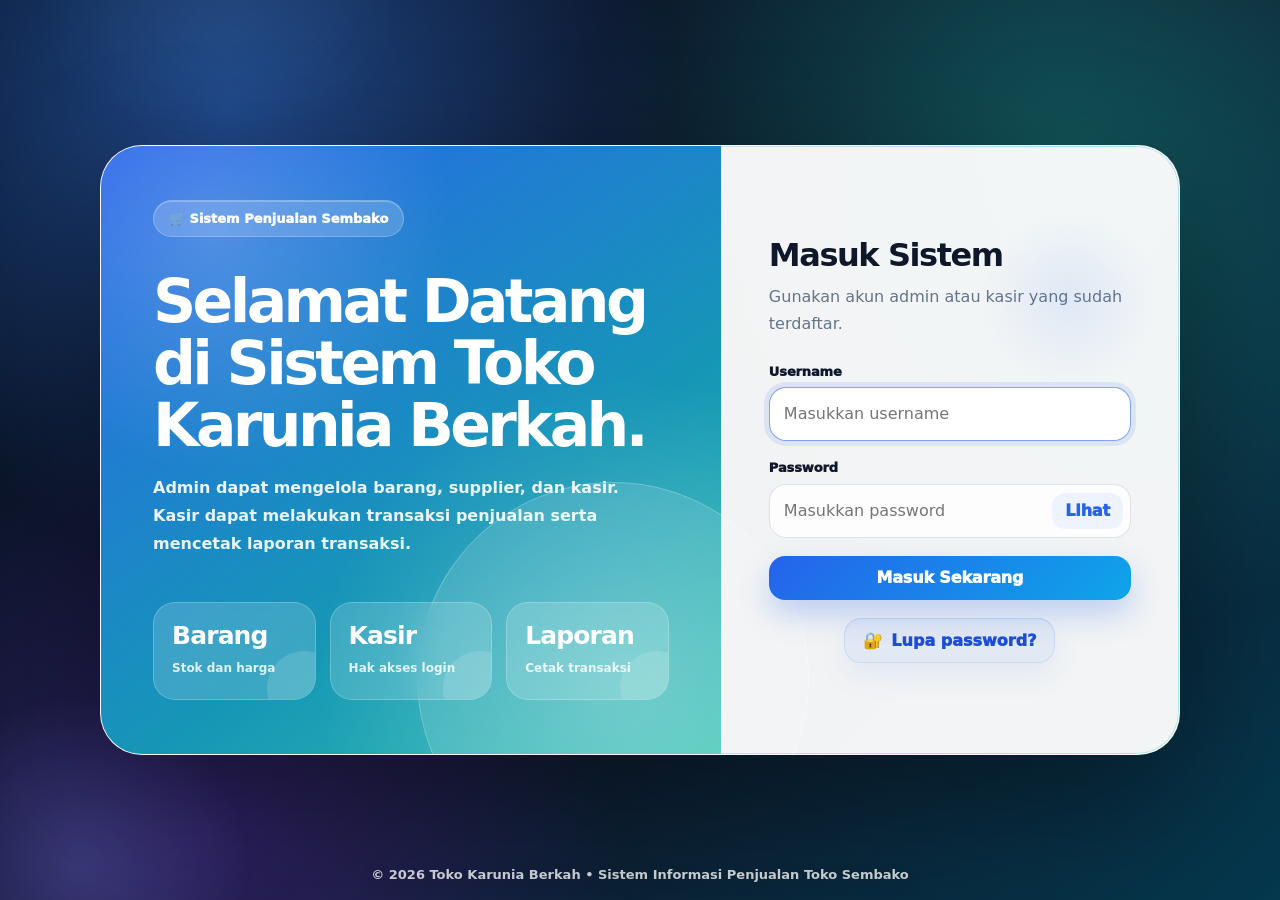
<file: kasir.html>
<!DOCTYPE html>
<html lang="id">
<head><meta charset="UTF-8"><meta name="viewport" content="width=1181, viewport-fit=cover"><title>Data Kasir | Sistem Informasi Penjualan Toko Sembako</title><style>
:root {
    --bg: #eef6ff;
    --bg-deep: #071528;
    --surface: rgba(255, 255, 255, .88);
    --surface-strong: #ffffff;
    --surface-soft: #f6faff;
    --ink: #0f172a;
    --muted: #64748b;
    --line: rgba(148, 163, 184, .30);
    --primary: #2563eb;
    --primary-dark: #1d4ed8;
    --cyan: #06b6d4;
    --teal: #14b8a6;
    --green: #16a34a;
    --red: #dc2626;
    --amber: #f59e0b;
    --purple: #7c3aed;
    --radius: 24px;
    --shadow: 0 28px 80px rgba(15, 23, 42, .13);
    --shadow-soft: 0 14px 36px rgba(15, 23, 42, .09);
    --blur: blur(18px);
}

* { box-sizing: border-box; }
html { scroll-behavior: smooth; }
body {
    margin: 0;
    min-height: 100vh;
    font-family: Inter, ui-sans-serif, system-ui, -apple-system, BlinkMacSystemFont, "Segoe UI", Arial, sans-serif;
    color: var(--ink);
    background:
        radial-gradient(circle at 8% 4%, rgba(37, 99, 235, .18), transparent 24rem),
        radial-gradient(circle at 92% 12%, rgba(20, 184, 166, .16), transparent 26rem),
        radial-gradient(circle at 60% 100%, rgba(124, 58, 237, .08), transparent 28rem),
        linear-gradient(135deg, #edf5ff 0%, #f8fbff 48%, #ecfff8 100%);
    overflow-x: hidden;
}
body::before {
    content: "";
    position: fixed;
    inset: 0;
    pointer-events: none;
    z-index: -3;
    background-image:
        linear-gradient(rgba(37, 99, 235, .045) 1px, transparent 1px),
        linear-gradient(90deg, rgba(37, 99, 235, .045) 1px, transparent 1px);
    background-size: 34px 34px;
    mask-image: linear-gradient(to bottom, rgba(0, 0, 0, .72), transparent 74%);
}
body::after {
    content: "";
    position: fixed;
    width: 520px;
    height: 520px;
    right: -230px;
    bottom: -235px;
    border-radius: 999px;
    background: radial-gradient(circle, rgba(14, 165, 233, .18), transparent 68%);
    filter: blur(3px);
    animation: auroraFloat 13s ease-in-out infinite alternate;
    pointer-events: none;
    z-index: -2;
}

a { color: inherit; text-decoration: none; }
button, input, select, textarea { font: inherit; }
img { max-width: 100%; }

/* LOGIN */
.login-page {
    display: grid;
    place-items: center;
    min-height: 100vh;
    padding: 32px;
    background:
        radial-gradient(circle at 18% 12%, rgba(59, 130, 246, .48), transparent 28rem),
        radial-gradient(circle at 83% 18%, rgba(20, 184, 166, .38), transparent 30rem),
        radial-gradient(circle at 16% 92%, rgba(124, 58, 237, .28), transparent 26rem),
        linear-gradient(135deg, #061225 0%, #0f172a 54%, #05384d 100%);
    overflow: hidden;
}
.login-page::before,
.login-page::after {
    content: "";
    position: fixed;
    border-radius: 999px;
    pointer-events: none;
    opacity: .9;
}
.login-page::before {
    width: 440px;
    height: 440px;
    top: -175px;
    right: -135px;
    background: radial-gradient(circle, rgba(125, 211, 252, .30), transparent 64%);
    animation: orbMove 10s ease-in-out infinite alternate;
}
.login-page::after {
    width: 380px;
    height: 380px;
    bottom: -155px;
    left: -110px;
    background: radial-gradient(circle, rgba(129, 140, 248, .28), transparent 65%);
    animation: orbMove 11s ease-in-out infinite alternate-reverse;
}
.login-card {
    width: min(1080px, 100%);
    min-height: 610px;
    display: grid;
    grid-template-columns: 1.15fr .85fr;
    position: relative;
    overflow: hidden;
    z-index: 1;
    border-radius: 38px;
    background: rgba(255, 255, 255, .95);
    border: 1px solid rgba(255, 255, 255, .42);
    box-shadow: 0 40px 120px rgba(0, 0, 0, .36);
    animation: cardReveal .82s cubic-bezier(.2, .8, .2, 1) both;
}
.login-card::before {
    content: "";
    position: absolute;
    inset: 0;
    padding: 1px;
    border-radius: inherit;
    background: linear-gradient(135deg, rgba(255, 255, 255, .85), rgba(96, 165, 250, .38), rgba(45, 212, 191, .38));
    mask: linear-gradient(#000 0 0) content-box, linear-gradient(#000 0 0);
    mask-composite: exclude;
    pointer-events: none;
}
.login-hero {
    position: relative;
    display: flex;
    flex-direction: column;
    justify-content: space-between;
    padding: 54px 52px;
    color: #fff;
    background:
        radial-gradient(circle at 78% 88%, rgba(255, 255, 255, .22), transparent 18rem),
        linear-gradient(145deg, rgba(37, 99, 235, .98), rgba(14, 116, 144, .94));
    isolation: isolate;
}
.login-hero::before {
    content: "";
    position: absolute;
    inset: 0;
    z-index: -1;
    background: linear-gradient(110deg, transparent 0%, rgba(255, 255, 255, .16) 44%, transparent 72%);
    transform: translateX(-120%);
    animation: shine 6s ease-in-out infinite;
}
.login-hero::after {
    content: "";
    position: absolute;
    right: -88px;
    bottom: -120px;
    width: 390px;
    height: 390px;
    border-radius: 50%;
    background: rgba(255, 255, 255, .13);
    border: 1px solid rgba(255, 255, 255, .22);
}
.login-badge {
    display: inline-flex;
    align-items: center;
    gap: 8px;
    width: fit-content;
    padding: 10px 15px;
    border-radius: 999px;
    background: rgba(255, 255, 255, .18);
    border: 1px solid rgba(255, 255, 255, .22);
    backdrop-filter: blur(12px);
    font-size: 13px;
    font-weight: 950;
    box-shadow: inset 0 1px 0 rgba(255, 255, 255, .26);
}
.login-hero h1 {
    max-width: 540px;
    margin: 34px 0 18px;
    font-size: clamp(38px, 5vw, 60px);
    line-height: 1.03;
    letter-spacing: -.06em;
}
.login-hero p {
    max-width: 470px;
    margin: 0;
    color: rgba(255, 255, 255, .9);
    line-height: 1.75;
    font-weight: 650;
}
.login-mini-cards {
    position: relative;
    z-index: 1;
    display: grid;
    grid-template-columns: repeat(3, minmax(0, 1fr));
    gap: 14px;
    margin-top: 38px;
}
.login-mini-cards div {
    position: relative;
    min-height: 98px;
    padding: 18px;
    overflow: hidden;
    border-radius: 22px;
    background: rgba(255, 255, 255, .16);
    border: 1px solid rgba(255, 255, 255, .22);
    backdrop-filter: blur(14px);
    transition: transform .25s ease, background .25s ease, border-color .25s ease;
}
.login-mini-cards div:hover {
    transform: translateY(-6px) scale(1.01);
    background: rgba(255, 255, 255, .23);
    border-color: rgba(255, 255, 255, .34);
}
.login-mini-cards div::after {
    content: "";
    position: absolute;
    right: -26px;
    bottom: -26px;
    width: 74px;
    height: 74px;
    border-radius: 50%;
    background: rgba(255, 255, 255, .13);
}
.login-mini-cards strong { display: block; margin-bottom: 7px; font-size: 25px; letter-spacing: -.035em; }
.login-mini-cards span { color: rgba(255, 255, 255, .84); font-size: 12px; font-weight: 750; }
.login-form-panel {
    position: relative;
    align-self: center;
    padding: 52px 48px;
}
.login-form-panel::before {
    content: "";
    position: absolute;
    width: 180px;
    height: 180px;
    right: 20px;
    top: 24px;
    border-radius: 50%;
    background: radial-gradient(circle, rgba(37, 99, 235, .09), transparent 70%);
    pointer-events: none;
}
.login-form-panel h2,
.forgot-card h1 {
    margin: 0 0 10px;
    font-size: 32px;
    line-height: 1.15;
    letter-spacing: -.045em;
}
.login-form-panel > p,
.forgot-card > p {
    margin: 0 0 26px;
    color: var(--muted);
    line-height: 1.68;
    font-weight: 520;
}
.forgot-login-box { margin-top: 18px; text-align: center; }
.forgot-login-box a {
    display: inline-flex;
    align-items: center;
    justify-content: center;
    gap: 8px;
    color: #1d4ed8;
    font-weight: 950;
    padding: 12px 18px;
    border-radius: 17px;
    background: rgba(37, 99, 235, .08);
    border: 1px solid rgba(37, 99, 235, .10);
    transition: .25s ease;
}
.forgot-login-box a::before { content: "🔐"; }
.forgot-login-box a:hover { background: rgba(37, 99, 235, .15); transform: translateY(-2px); }
.forgot-page {
    min-height: 100vh;
    display: grid;
    place-items: center;
    padding: 28px;
    background:
        radial-gradient(circle at 20% 10%, rgba(59, 130, 246, .34), transparent 24rem),
        radial-gradient(circle at 80% 90%, rgba(20, 184, 166, .28), transparent 25rem),
        linear-gradient(135deg, #071225, #0f172a);
}
.forgot-card {
    width: min(500px, 100%);
    padding: 36px;
    border-radius: 30px;
    background: rgba(255, 255, 255, .96);
    border: 1px solid rgba(255, 255, 255, .55);
    box-shadow: 0 34px 100px rgba(0, 0, 0, .30);
    animation: cardReveal .65s ease both;
}

/* FORM & BUTTON */
.form-group { margin-bottom: 15px; }
label {
    display: block;
    margin-bottom: 8px;
    color: #172033;
    font-size: 13px;
    font-weight: 950;
    letter-spacing: -.01em;
}
input, select, textarea {
    width: 100%;
    min-height: 47px;
    padding: 12px 14px;
    border: 1px solid #d8e2ef;
    border-radius: 16px;
    background: rgba(255, 255, 255, .88);
    color: var(--ink);
    outline: none;
    transition: border-color .2s ease, box-shadow .2s ease, transform .2s ease, background .2s ease;
}
textarea { min-height: 92px; resize: vertical; }
input:focus, select:focus, textarea:focus {
    border-color: rgba(37, 99, 235, .66);
    box-shadow: 0 0 0 5px rgba(37, 99, 235, .12);
    background: #fff;
    transform: translateY(-1px);
}
.password-wrap { position: relative; }
.password-wrap input { padding-right: 86px; }
.password-toggle {
    position: absolute;
    right: 8px;
    top: 50%;
    transform: translateY(-50%);
    min-height: 36px;
    width: auto;
    padding: 8px 13px;
    border-radius: 13px;
    background: #eef4ff;
    color: var(--primary);
    box-shadow: none;
}
button, .btn {
    position: relative;
    display: inline-flex;
    align-items: center;
    justify-content: center;
    gap: 8px;
    min-height: 44px;
    padding: 11px 17px;
    border: 0;
    border-radius: 16px;
    color: #fff;
    cursor: pointer;
    overflow: hidden;
    background: linear-gradient(135deg, #2563eb, #0ea5e9);
    box-shadow: 0 14px 30px rgba(37, 99, 235, .26);
    font-weight: 950;
    transition: transform .2s ease, box-shadow .2s ease, filter .2s ease;
}
button::after, .btn::after {
    content: "";
    position: absolute;
    inset: 0;
    background: linear-gradient(110deg, transparent, rgba(255, 255, 255, .28), transparent);
    transform: translateX(-120%);
    transition: transform .6s ease;
}
button:hover, .btn:hover { transform: translateY(-3px); box-shadow: 0 18px 38px rgba(37, 99, 235, .33); }
button:hover::after, .btn:hover::after { transform: translateX(120%); }
button:active, .btn:active { transform: translateY(0); }
.btn-secondary { background: linear-gradient(135deg, #475569, #64748b); box-shadow: 0 14px 30px rgba(71, 85, 105, .20); }
.btn-danger { background: linear-gradient(135deg, #dc2626, #f43f5e); box-shadow: 0 14px 30px rgba(220, 38, 38, .22); }
.btn-print { background: linear-gradient(135deg, #16a34a, #22c55e); box-shadow: 0 14px 30px rgba(22, 163, 74, .22); }
.btn-ghost { background: #eef4ff; color: var(--primary); box-shadow: none; }
.alert {
    margin-bottom: 16px;
    padding: 14px 15px;
    border-radius: 18px;
    border: 1px solid transparent;
    font-weight: 850;
    animation: slideUp .45s ease both;
}
.alert-error { background: #fff1f2; color: #991b1b; border-color: #fecdd3; }
.alert-success { background: #ecfdf5; color: #166534; border-color: #bbf7d0; }

/* APP LAYOUT: sidebar dan topbar tidak ikut saat halaman di-scroll */
.layout {
    display: block;
    min-height: 100vh;
}
.sidebar {
    position: fixed;
    top: 0;
    left: 0;
    bottom: 0;
    width: 304px;
    height: 100vh;
    min-height: 100vh;
    padding: 23px 18px;
    overflow-y: auto;
    overflow-x: hidden;
    color: #fff;
    background:
        radial-gradient(circle at 24% 0%, rgba(59, 130, 246, .34), transparent 18rem),
        radial-gradient(circle at 90% 80%, rgba(20, 184, 166, .22), transparent 18rem),
        linear-gradient(180deg, rgba(15, 23, 42, .99), rgba(9, 30, 55, .99));
    box-shadow: 18px 0 50px rgba(15, 23, 42, .14);
    z-index: 2;
}
.brand {
    display: flex;
    align-items: center;
    gap: 12px;
    padding-bottom: 18px;
    margin-bottom: 18px;
    border-bottom: 1px solid rgba(255, 255, 255, .10);
}
.brand-logo {
    width: 52px;
    height: 52px;
    display: grid;
    place-items: center;
    border-radius: 19px;
    background: linear-gradient(135deg, #38bdf8, #2563eb 56%, #14b8a6);
    box-shadow: 0 16px 38px rgba(37, 99, 235, .38);
    font-weight: 950;
    letter-spacing: -.05em;
    animation: pulseLogo 3.8s ease-in-out infinite;
}
.brand h2 { margin: 0; font-size: 20px; letter-spacing: -.04em; }
.brand span { display: block; margin-top: 2px; color: #93c5fd; font-size: 12px; font-weight: 850; }
.userbox {
    display: flex;
    align-items: center;
    gap: 12px;
    margin-bottom: 18px;
    padding: 15px;
    border-radius: 23px;
    background: rgba(255, 255, 255, .085);
    border: 1px solid rgba(255, 255, 255, .12);
    backdrop-filter: blur(14px);
    box-shadow: inset 0 1px 0 rgba(255, 255, 255, .07);
}
.avatar {
    width: 46px;
    height: 46px;
    display: grid;
    place-items: center;
    border-radius: 17px;
    background: linear-gradient(135deg, #e0f2fe, #bfdbfe);
    color: #1d4ed8;
    font-weight: 950;
    box-shadow: inset 0 1px 0 rgba(255, 255, 255, .75);
}
.userbox strong { display: block; font-size: 14px; }
.userbox span { display: block; margin-top: 2px; color: #93c5fd; font-size: 12px; font-weight: 950; }
.sidebar-nav { display: grid; gap: 8px; }
.sidebar-nav a, .logout {
    display: flex;
    align-items: center;
    gap: 11px;
    min-height: 45px;
    padding: 12px 13px;
    border-radius: 17px;
    color: #dbeafe;
    font-size: 14px;
    font-weight: 880;
    position: relative;
    transition: transform .20s ease, background .20s ease, color .20s ease;
}
.sidebar-nav a span, .logout span { width: 22px; text-align: center; filter: drop-shadow(0 5px 9px rgba(0, 0, 0, .20)); }
.sidebar-nav a::before {
    content: "";
    position: absolute;
    inset: 0;
    border-radius: inherit;
    background: linear-gradient(135deg, rgba(255, 255, 255, .16), rgba(255, 255, 255, .055));
    opacity: 0;
    transition: opacity .20s ease;
}
.sidebar-nav a:hover, .sidebar-nav a.active { color: #fff; transform: translateX(5px); }
.sidebar-nav a:hover::before, .sidebar-nav a.active::before { opacity: 1; }
.sidebar-nav a.active { box-shadow: inset 4px 0 0 #60a5fa, 0 14px 30px rgba(2, 8, 23, .12); }
.logout {
    margin-top: 20px;
    background: rgba(220, 38, 38, .17);
    border: 1px solid rgba(248, 113, 113, .24);
    color: #fecaca;
}
.logout:hover { background: rgba(220, 38, 38, .27); color: #fff; transform: translateX(5px); }
.content {
    width: calc(100% - 304px);
    min-height: 100vh;
    margin-left: 304px;
    padding: 30px;
}
.topbar {
    position: static;
    top: auto;
    z-index: 1;
    display: flex;
    align-items: center;
    justify-content: space-between;
    gap: 16px;
    min-height: 104px;
    padding: 22px 24px;
    margin-bottom: 24px;
    border-radius: 30px;
    overflow: hidden;
    background:
        linear-gradient(135deg, rgba(255, 255, 255, .90), rgba(255, 255, 255, .70)),
        radial-gradient(circle at 95% 20%, rgba(20, 184, 166, .16), transparent 18rem);
    border: 1px solid rgba(255, 255, 255, .76);
    backdrop-filter: var(--blur);
    box-shadow: var(--shadow-soft);
    animation: slideDown .48s ease both;
}
.topbar::after {
    content: "";
    position: absolute;
    right: -70px;
    top: -90px;
    width: 240px;
    height: 240px;
    border-radius: 999px;
    background: radial-gradient(circle, rgba(37, 99, 235, .10), transparent 67%);
    pointer-events: none;
}
.topbar h1 { margin: 0; font-size: 30px; letter-spacing: -.05em; }
.eyebrow {
    margin: 0 0 5px;
    color: var(--primary);
    font-size: 12px;
    font-weight: 950;
    text-transform: uppercase;
    letter-spacing: .14em;
}
.topbar-right { position: relative; z-index: 1; display: flex; align-items: center; gap: 10px; flex-wrap: wrap; justify-content: flex-end; }
.date-pill, .role-pill, .clock-pill {
    display: inline-flex;
    align-items: center;
    gap: 7px;
    min-height: 39px;
    padding: 10px 13px;
    border-radius: 999px;
    font-size: 12px;
    font-weight: 950;
    white-space: nowrap;
    border: 1px solid rgba(255, 255, 255, .72);
}
.date-pill { background: #eff6ff; color: #1d4ed8; }
.role-pill { background: #ecfdf5; color: #047857; }
.clock-pill { background: #f5f3ff; color: #6d28d9; }
.date-pill::before { content: "📅"; }
.role-pill::before { content: "🔑"; }
.clock-pill::before { content: "⏱"; }
.page-title {
    display: flex;
    align-items: center;
    justify-content: space-between;
    gap: 16px;
    margin-bottom: 18px;
    animation: slideUp .48s ease both;
}
.page-title h1 { margin: 0; font-size: 27px; letter-spacing: -.045em; }

.card {
    position: relative;
    margin-bottom: 22px;
    padding: 23px;
    border-radius: var(--radius);
    background: var(--surface);
    border: 1px solid rgba(255, 255, 255, .72);
    box-shadow: var(--shadow-soft);
    backdrop-filter: var(--blur);
    animation: slideUp .52s ease both;
}
.card::before {
    content: "";
    position: absolute;
    inset: 0;
    border-radius: inherit;
    background: linear-gradient(135deg, rgba(255, 255, 255, .58), transparent 47%);
    pointer-events: none;
}
.card > * { position: relative; }
.card h2 { margin: 0 0 16px; font-size: 21px; letter-spacing: -.035em; }
.grid { display: grid; grid-template-columns: repeat(2, minmax(0, 1fr)); gap: 15px; }
.grid-3 { display: grid; grid-template-columns: repeat(3, minmax(0, 1fr)); gap: 15px; }

/* DASHBOARD */
.dashboard-hero {
    position: relative;
    overflow: hidden;
    display: grid;
    grid-template-columns: 1.3fr .7fr;
    gap: 20px;
    align-items: center;
    min-height: 160px;
    margin-bottom: 20px;
    padding: 26px;
    border-radius: 30px;
    color: #fff;
    background:
        radial-gradient(circle at 92% 22%, rgba(255,255,255,.24), transparent 15rem),
        linear-gradient(135deg, #2563eb, #0891b2 64%, #14b8a6);
    box-shadow: 0 28px 70px rgba(37, 99, 235, .24);
    animation: slideUp .55s ease both;
}
.dashboard-hero::after {
    content: "";
    position: absolute;
    right: -90px;
    bottom: -130px;
    width: 330px;
    height: 330px;
    border-radius: 50%;
    background: rgba(255,255,255,.12);
    border: 1px solid rgba(255,255,255,.18);
}
.dashboard-hero h2 { position: relative; z-index: 1; margin: 0 0 10px; font-size: 32px; letter-spacing: -.055em; }
.dashboard-hero p { position: relative; z-index: 1; max-width: 680px; margin: 0; color: rgba(255,255,255,.88); line-height: 1.72; font-weight: 650; }
.hero-kpi { position: relative; z-index: 1; display: grid; gap: 10px; }
.hero-kpi div {
    padding: 14px 15px;
    border-radius: 20px;
    background: rgba(255,255,255,.16);
    border: 1px solid rgba(255,255,255,.22);
    backdrop-filter: blur(14px);
}
.hero-kpi span { display: block; color: rgba(255,255,255,.78); font-size: 12px; font-weight: 850; }
.hero-kpi strong { display: block; margin-top: 3px; font-size: 20px; letter-spacing: -.035em; }
.stats {
    display: grid;
    grid-template-columns: repeat(4, minmax(0, 1fr));
    gap: 18px;
    margin-bottom: 22px;
}
.stat {
    position: relative;
    min-height: 144px;
    padding: 22px;
    overflow: hidden;
    border-radius: 26px;
    background: linear-gradient(150deg, rgba(255,255,255,.96), rgba(248,251,255,.88));
    border: 1px solid rgba(255,255,255,.76);
    box-shadow: var(--shadow-soft);
    animation: statPop .55s ease both;
    transition: transform .25s ease, box-shadow .25s ease;
}
.stat:hover { transform: translateY(-6px); box-shadow: 0 24px 54px rgba(15, 23, 42, .13); }
.stat:nth-child(1) { animation-delay: .03s; }
.stat:nth-child(2) { animation-delay: .08s; }
.stat:nth-child(3) { animation-delay: .13s; }
.stat:nth-child(4) { animation-delay: .18s; }
.stat::before {
    content: "";
    position: absolute;
    right: -44px;
    top: -48px;
    width: 140px;
    height: 140px;
    border-radius: 50%;
    background: rgba(37, 99, 235, .10);
}
.stat::after {
    content: "📌";
    position: absolute;
    right: 18px;
    top: 18px;
    width: 48px;
    height: 48px;
    display: grid;
    place-items: center;
    border-radius: 18px;
    background: #eff6ff;
    font-size: 22px;
    box-shadow: inset 0 1px 0 rgba(255,255,255,.85);
}
.stat:nth-child(1)::after { content: "📦"; }
.stat:nth-child(2)::after { content: "🚚"; background: #ecfeff; }
.stat:nth-child(3)::after { content: "👤"; background: #f5f3ff; }
.stat:nth-child(4)::after { content: "💰"; background: #ecfdf5; }
.stat h3 {
    margin: 0 0 14px;
    color: var(--muted);
    font-size: 12px;
    font-weight: 950;
    text-transform: uppercase;
    letter-spacing: .08em;
}
.stat p {
    position: relative;
    z-index: 1;
    margin: 0;
    font-size: 28px;
    font-weight: 950;
    letter-spacing: -.045em;
}
.dashboard-grid {
    display: grid;
    grid-template-columns: minmax(0, 1fr) 340px;
    gap: 20px;
}
.quick-actions { display: grid; gap: 12px; }
.quick-actions a {
    display: flex;
    align-items: center;
    justify-content: space-between;
    gap: 12px;
    padding: 15px;
    border-radius: 20px;
    background: #fff;
    border: 1px solid rgba(148, 163, 184, .22);
    box-shadow: 0 10px 24px rgba(15, 23, 42, .06);
    font-weight: 950;
    transition: transform .22s ease, box-shadow .22s ease, border-color .22s ease;
}
.quick-actions a:hover { transform: translateY(-4px); box-shadow: 0 18px 40px rgba(37, 99, 235, .12); border-color: rgba(37, 99, 235, .25); }
.quick-actions span { color: var(--muted); font-size: 12px; font-weight: 800; }

/* TABLE */
.table-tools {
    display: flex;
    align-items: center;
    justify-content: space-between;
    gap: 12px;
    margin: 0 0 14px;
    flex-wrap: wrap;
}
.table-search { max-width: 360px; background: rgba(255,255,255,.88); }
.table-count {
    color: var(--muted);
    font-size: 13px;
    font-weight: 950;
    padding: 8px 12px;
    background: rgba(248,250,252,.82);
    border: 1px solid var(--line);
    border-radius: 999px;
}
.table-wrap {
    width: 100%;
    overflow-x: auto;
    border-radius: 22px;
    border: 1px solid rgba(148, 163, 184, .25);
    background: #fff;
    box-shadow: inset 0 1px 0 rgba(255,255,255,.75);
}
.table-wrap::-webkit-scrollbar { height: 10px; }
.table-wrap::-webkit-scrollbar-thumb { background: #cbd5e1; border-radius: 999px; border: 3px solid #fff; }
table {
    width: 100%;
    min-width: 760px;
    border-collapse: collapse;
    background: #fff;
}
th, td {
    padding: 14px 13px;
    border-bottom: 1px solid #e8eef7;
    text-align: left;
    vertical-align: middle;
}
th {
    position: static;
    top: auto;
    z-index: auto;
    background: linear-gradient(180deg, #f8fbff, #eef5ff);
    color: #334155;
    font-size: 12px;
    font-weight: 950;
    text-transform: uppercase;
    letter-spacing: .06em;
    white-space: nowrap;
}
td { color: #334155; font-size: 14px; }
tbody tr { transition: background .16s ease, transform .16s ease, box-shadow .16s ease; }
tbody tr:hover { background: #f8fbff; transform: scale(1.002); box-shadow: 0 8px 24px rgba(15,23,42,.05); }
tbody tr.row-new { animation: rowIn .30s ease both; }
tfoot th { background: #f8fafc; color: var(--ink); }
.actions { display: flex; gap: 8px; flex-wrap: wrap; }
.actions .btn { padding: 9px 12px; border-radius: 13px; font-size: 13px; }
.badge {
    display: inline-flex;
    align-items: center;
    justify-content: center;
    padding: 6px 10px;
    border-radius: 999px;
    background: #eff6ff;
    color: #1d4ed8;
    font-size: 12px;
    font-weight: 950;
}
.report-header {
    text-align: center;
    margin-bottom: 18px;
    padding-bottom: 15px;
    border-bottom: 2px solid var(--line);
}
.report-header h2 { margin: 0 0 8px; }
.report-header p { margin: 4px 0; color: var(--muted); }
.filter { display: flex; align-items: end; gap: 11px; flex-wrap: wrap; }
.filter .form-group { min-width: 190px; margin-bottom: 0; }
#tabelItem { margin-top: 8px; }
#grandTotal { color: #047857; font-size: 18px; }

/* JS ENHANCEMENTS */
.app-loader {
    position: fixed;
    inset: 0;
    z-index: 9999;
    display: grid;
    place-items: center;
    background: linear-gradient(135deg, #061225, #0f172a 52%, #06394b);
    color: #fff;
    transition: opacity .45s ease, visibility .45s ease;
}
.app-loader.hide { opacity: 0; visibility: hidden; }
.loader-box { text-align: center; font-weight: 950; letter-spacing: -.02em; }
.loader-spinner {
    width: 48px;
    height: 48px;
    margin: 0 auto 14px;
    border-radius: 50%;
    border: 4px solid rgba(255,255,255,.15);
    border-top-color: #60a5fa;
    box-shadow: 0 0 30px rgba(96, 165, 250, .25);
    animation: spin .75s linear infinite;
}
.no-result-row td { text-align: center; color: var(--muted); font-weight: 850; padding: 28px 12px; }
.form-spotlight { box-shadow: 0 0 0 5px rgba(37,99,235,.10), var(--shadow-soft); }
.reveal-ready { opacity: 0; transform: translateY(18px); transition: opacity .55s ease, transform .55s ease; }
.reveal-ready.revealed { opacity: 1; transform: none; }

/* ANIMATION */
@keyframes cardReveal { from { opacity: 0; transform: translateY(24px) scale(.975); } to { opacity: 1; transform: none; } }
@keyframes slideUp { from { opacity: 0; transform: translateY(18px); } to { opacity: 1; transform: none; } }
@keyframes slideDown { from { opacity: 0; transform: translateY(-14px); } to { opacity: 1; transform: none; } }
@keyframes rowIn { from { opacity: 0; transform: translateY(8px); } to { opacity: 1; transform: none; } }
@keyframes statPop { from { opacity: 0; transform: translateY(18px) scale(.98); } to { opacity: 1; transform: none; } }
@keyframes orbMove { from { transform: translate3d(0,0,0) scale(1); } to { transform: translate3d(30px, 25px, 0) scale(1.07); } }
@keyframes auroraFloat { from { transform: translate(0,0) scale(1); } to { transform: translate(-36px, -24px) scale(1.09); } }
@keyframes shine { 0%, 42% { transform: translateX(-120%); } 62%, 100% { transform: translateX(120%); } }
@keyframes pulseLogo { 0%, 100% { transform: translateY(0); box-shadow: 0 16px 38px rgba(37,99,235,.38); } 50% { transform: translateY(-3px); box-shadow: 0 20px 48px rgba(20,184,166,.36); } }
@keyframes spin { to { transform: rotate(360deg); } }
@keyframes ripple { to { transform: scale(2.7); opacity: 0; } }


/* PREMIUM V6: dashboard compact table + footer copyright */
.transaksi-terbaru-card {
    overflow: hidden !important;
}

.transaksi-terbaru-card .table-tools {
    gap: 10px;
    margin-bottom: 12px;
}

.transaksi-terbaru-card .table-search {
    max-width: 320px;
    min-height: 44px;
}

.transaksi-terbaru-card .table-count {
    font-size: 12px;
    padding: 7px 11px;
}

.transaksi-terbaru-card .table-wrap {
    overflow-x: hidden !important;
}

.table-transaksi-dashboard {
    width: 100% !important;
    min-width: 0 !important;
    table-layout: fixed !important;
}

.table-transaksi-dashboard th,
.table-transaksi-dashboard td {
    padding: 11px 8px !important;
    font-size: 12.2px !important;
    line-height: 1.35 !important;
    white-space: normal !important;
    word-break: break-word !important;
}

.table-transaksi-dashboard th {
    font-size: 10.6px !important;
    letter-spacing: .045em !important;
}

.table-transaksi-dashboard th:nth-child(1),
.table-transaksi-dashboard td:nth-child(1) {
    width: 6%;
    text-align: center;
}

.table-transaksi-dashboard th:nth-child(2),
.table-transaksi-dashboard td:nth-child(2) {
    width: 23%;
}

.table-transaksi-dashboard th:nth-child(3),
.table-transaksi-dashboard td:nth-child(3) {
    width: 17%;
}

.table-transaksi-dashboard th:nth-child(4),
.table-transaksi-dashboard td:nth-child(4) {
    width: 13%;
}

.table-transaksi-dashboard th:nth-child(5),
.table-transaksi-dashboard td:nth-child(5),
.table-transaksi-dashboard th:nth-child(6),
.table-transaksi-dashboard td:nth-child(6),
.table-transaksi-dashboard th:nth-child(7),
.table-transaksi-dashboard td:nth-child(7) {
    width: 13.6%;
    white-space: nowrap !important;
}

.app-footer {
    margin: 26px 0 4px;
    padding: 18px 22px;
    display: flex;
    align-items: center;
    justify-content: space-between;
    gap: 14px;
    border-radius: 24px;
    background:
        linear-gradient(135deg, rgba(255,255,255,.88), rgba(255,255,255,.62)),
        radial-gradient(circle at 95% 20%, rgba(37,99,235,.12), transparent 16rem);
    border: 1px solid rgba(255,255,255,.74);
    box-shadow: 0 16px 42px rgba(15,23,42,.08);
    color: #475569;
    backdrop-filter: blur(16px);
}

.app-footer strong {
    display: block;
    color: #0f172a;
    font-size: 14px;
    letter-spacing: -.015em;
}

.app-footer span,
.app-footer p {
    margin: 0;
    color: #64748b;
    font-size: 12px;
    font-weight: 750;
}

.login-copyright {
    position: fixed;
    left: 50%;
    bottom: 18px;
    transform: translateX(-50%);
    width: calc(100% - 32px);
    text-align: center;
    color: rgba(255,255,255,.76);
    font-size: 13px;
    font-weight: 760;
    z-index: 2;
    text-shadow: 0 6px 18px rgba(0,0,0,.22);
}


/* PREMIUM V7: sidebar kiri dibuat diam, hanya konten kanan yang bergerak saat scroll */
.sidebar::-webkit-scrollbar {
    width: 7px;
}
.sidebar::-webkit-scrollbar-track {
    background: rgba(255, 255, 255, .04);
}
.sidebar::-webkit-scrollbar-thumb {
    background: rgba(147, 197, 253, .38);
    border-radius: 999px;
}
.sidebar::-webkit-scrollbar-thumb:hover {
    background: rgba(147, 197, 253, .62);
}
html, body {
    overflow-x: hidden;
}



/* PREMIUM V10: sidebar bisa dibuka dan ditutup */
.sidebar,
.content,
.sidebar-toggle {
    transition: transform .32s ease, margin-left .32s ease, width .32s ease, left .32s ease, box-shadow .32s ease;
}

.sidebar-toggle {
    position: fixed;
    left: 318px;
    top: 22px;
    z-index: 1200;
    width: 46px;
    height: 46px;
    display: inline-grid;
    place-items: center;
    border: 0;
    border-radius: 16px;
    color: #ffffff;
    background: linear-gradient(135deg, #2563eb, #0ea5e9);
    box-shadow: 0 18px 38px rgba(37, 99, 235, .28);
    font-size: 20px;
    line-height: 1;
    cursor: pointer;
}

.sidebar-toggle:hover {
    transform: translateY(-2px) scale(1.03);
    box-shadow: 0 22px 46px rgba(37, 99, 235, .36);
}

body.sidebar-collapsed .sidebar {
    transform: translateX(-104%);
    box-shadow: none;
}

body.sidebar-collapsed .content {
    margin-left: 0;
    width: 100%;
}

body.sidebar-collapsed .sidebar-toggle {
    left: 22px;
    background: linear-gradient(135deg, #0f172a, #2563eb);
}

body.sidebar-collapsed .content .topbar,
body.sidebar-collapsed .content .card,
body.sidebar-collapsed .content .page-title,
body.sidebar-collapsed .content .dashboard-hero,
body.sidebar-collapsed .content .stats,
body.sidebar-collapsed .content .dashboard-grid,
body.sidebar-collapsed .content .app-footer {
    animation-duration: .32s;
}

@media (max-width: 900px) {
    .sidebar-toggle {
        left: 18px;
        top: 18px;
    }

    .sidebar {
        position: fixed !important;
        width: 304px;
        height: 100vh;
        min-height: 100vh;
        border-radius: 0 28px 28px 0;
        transform: translateX(-104%);
        z-index: 1100;
        overflow-y: auto;
    }

    body:not(.sidebar-collapsed) .sidebar {
        transform: translateX(0);
    }

    .content {
        width: 100% !important;
        margin-left: 0 !important;
        padding-top: 78px;
    }
}

@media print {
    body { background: #fff; color: #000; }
    body::before, body::after, .sidebar, .topbar, .no-print, .table-tools, .app-loader { display: none !important; }
    .content { width: 100%; margin: 0; padding: 0; }
    .card { box-shadow: none; border: 0; border-radius: 0; padding: 0; background: #fff; }
    .card::before { display: none; }
    .page-title { display: none; }
    table { min-width: 0; }
    th, td { border: 1px solid #000; color: #000; }
}

@media (max-width: 1100px) {
    .stats { grid-template-columns: repeat(2, minmax(0, 1fr)); }
    .dashboard-grid { grid-template-columns: 1fr; }
    .dashboard-hero { grid-template-columns: 1fr; }
}
@media (max-width: 900px) {
    .login-card { grid-template-columns: 1fr; }
    .login-hero { min-height: 420px; }
    .layout { display: block; }
    .sidebar {
        position: static;
        width: 100%;
        height: auto;
        min-height: auto;
        border-radius: 0 0 30px 30px;
        overflow: visible;
    }
    .content {
        width: 100%;
        margin-left: 0;
        padding: 18px;
    }
    .topbar { align-items: flex-start; flex-direction: column; }
    .grid, .grid-3 { grid-template-columns: 1fr; }
}
@media (max-width: 640px) {
    .app-footer { align-items: flex-start; flex-direction: column; }
    .login-copyright { position: static; transform: none; margin-top: 18px; }
    .login-page, .forgot-page { padding: 16px; }
    .login-card { border-radius: 28px; }
    .login-hero, .login-form-panel { padding: 32px 24px; }
    .login-mini-cards { grid-template-columns: 1fr; }
    .stats { grid-template-columns: 1fr; }
    .page-title { align-items: flex-start; flex-direction: column; }
    .card { padding: 17px; }
    .filter { align-items: stretch; }
    .filter .form-group { width: 100%; }
    button, .btn { width: auto; }
}

@media (prefers-reduced-motion: reduce) {
    *, *::before, *::after { animation: none !important; transition: none !important; scroll-behavior: auto !important; }
}

/* Mobile override untuk sidebar collapse, ditaruh di akhir agar menang dari aturan responsive lama */
@media (max-width: 900px) {
    .sidebar-toggle {
        position: fixed;
        display: inline-grid;
        left: 18px;
        top: 18px;
        z-index: 1200;
    }

    .sidebar {
        position: fixed !important;
        top: 0;
        left: 0;
        bottom: 0;
        width: 304px !important;
        height: 100vh !important;
        min-height: 100vh !important;
        border-radius: 0 28px 28px 0 !important;
        overflow-y: auto !important;
        transform: translateX(-104%);
        z-index: 1100;
    }

    body:not(.sidebar-collapsed) .sidebar {
        transform: translateX(0);
    }

    body.sidebar-collapsed .sidebar {
        transform: translateX(-104%);
    }

    .content,
    body.sidebar-collapsed .content {
        width: 100% !important;
        margin-left: 0 !important;
        padding: 78px 18px 18px !important;
    }
}


/* PREMIUM V11: tombol buka/tutup sidebar dirapikan di dalam header, tidak menabrak judul */
.topbar {
    align-items: center;
    padding: 20px 24px;
}

.topbar-left {
    position: relative;
    z-index: 2;
    display: flex;
    align-items: center;
    gap: 16px;
    min-width: 0;
}

.topbar-title {
    min-width: 0;
}

.topbar-title h1 {
    white-space: normal;
    overflow-wrap: anywhere;
}

.sidebar-toggle,
body.sidebar-collapsed .sidebar-toggle {
    position: relative !important;
    left: auto !important;
    top: auto !important;
    z-index: 3;
    flex: 0 0 54px;
    width: 54px;
    height: 54px;
    min-height: 54px;
    padding: 0;
    display: inline-grid;
    place-items: center;
    border-radius: 20px;
    border: 1px solid rgba(255, 255, 255, .72);
    color: #ffffff;
    background:
        linear-gradient(135deg, #1d4ed8 0%, #2563eb 48%, #0ea5e9 100%);
    box-shadow:
        0 18px 38px rgba(37, 99, 235, .24),
        inset 0 1px 0 rgba(255, 255, 255, .28);
    font-size: 0;
    line-height: 1;
    cursor: pointer;
    transform: none;
}

.sidebar-toggle::before {
    content: "";
    position: absolute;
    inset: 8px;
    border-radius: 15px;
    background: rgba(255, 255, 255, .12);
    opacity: .95;
    transition: opacity .25s ease, transform .25s ease;
}

.sidebar-toggle .toggle-icon {
    position: relative;
    z-index: 1;
    display: grid;
    place-items: center;
    width: 28px;
    height: 28px;
    color: #fff;
    font-size: 27px;
    font-weight: 950;
    line-height: 1;
    transform: translateY(-1px);
}

body.sidebar-collapsed .sidebar-toggle {
    background:
        linear-gradient(135deg, #0f172a 0%, #1d4ed8 58%, #0ea5e9 100%);
}

body.sidebar-collapsed .sidebar-toggle .toggle-icon {
    font-size: 26px;
    transform: none;
}

.sidebar-toggle:hover,
body.sidebar-collapsed .sidebar-toggle:hover {
    transform: translateY(-2px) scale(1.02);
    box-shadow:
        0 22px 46px rgba(37, 99, 235, .32),
        inset 0 1px 0 rgba(255, 255, 255, .30);
}

.sidebar-toggle:hover::before {
    opacity: 1;
    transform: scale(.94);
}

body:not(.sidebar-collapsed) .content {
    width: calc(100% - 304px);
    margin-left: 304px;
}

body.sidebar-collapsed .content {
    width: 100% !important;
    margin-left: 0 !important;
}

body.sidebar-collapsed .topbar {
    border-color: rgba(37, 99, 235, .16);
    box-shadow: 0 22px 55px rgba(37, 99, 235, .09);
}

body.sidebar-collapsed .topbar-left::after {
    content: "Menu penuh aktif";
    display: inline-flex;
    align-items: center;
    min-height: 31px;
    padding: 7px 11px;
    border-radius: 999px;
    background: rgba(37, 99, 235, .08);
    color: #1d4ed8;
    font-size: 11px;
    font-weight: 950;
    white-space: nowrap;
}

/* Dashboard V11: ringkasan lebih ringkas dan tetap menghitung data hari berjalan */
.dashboard-hero p {
    max-width: 730px;
}

@media (max-width: 900px) {
    .topbar {
        padding: 18px;
        border-radius: 26px;
    }

    .topbar-left {
        gap: 12px;
        width: 100%;
    }

    .sidebar-toggle,
    body.sidebar-collapsed .sidebar-toggle {
        position: relative !important;
        left: auto !important;
        top: auto !important;
        flex-basis: 50px;
        width: 50px;
        height: 50px;
        min-height: 50px;
        border-radius: 18px;
    }

    .topbar h1 {
        font-size: 26px;
    }

    .content,
    body.sidebar-collapsed .content {
        padding-top: 18px !important;
    }

    body.sidebar-collapsed .topbar-left::after {
        display: none;
    }
}

@media (max-width: 520px) {
    .topbar-left {
        align-items: flex-start;
    }

    .sidebar-toggle,
    body.sidebar-collapsed .sidebar-toggle {
        flex-basis: 46px;
        width: 46px;
        height: 46px;
        min-height: 46px;
        border-radius: 16px;
    }

    .sidebar-toggle .toggle-icon {
        font-size: 24px;
    }
}

/* PREMIUM V12: data barang berurutan dan tampilan inventory lebih menarik */
.page-title-inventory {
    align-items: flex-end;
}
.page-subtitle {
    margin: 7px 0 0;
    color: var(--muted);
    font-size: 14px;
    font-weight: 650;
}
.inventory-hero {
    position: relative;
    overflow: hidden;
    display: grid;
    grid-template-columns: minmax(0, 1.05fr) minmax(360px, .95fr);
    gap: 20px;
    align-items: stretch;
    margin-bottom: 22px;
    padding: 26px;
    border-radius: 32px;
    color: #fff;
    background:
        radial-gradient(circle at 92% 18%, rgba(255,255,255,.28), transparent 16rem),
        radial-gradient(circle at 16% 110%, rgba(255,255,255,.18), transparent 18rem),
        linear-gradient(135deg, #1d4ed8 0%, #0891b2 62%, #14b8a6 100%);
    box-shadow: 0 28px 70px rgba(37, 99, 235, .22);
    animation: slideUp .54s ease both;
}
.inventory-hero::before {
    content: "";
    position: absolute;
    inset: 0;
    background: linear-gradient(110deg, transparent 0%, rgba(255,255,255,.16) 42%, transparent 72%);
    transform: translateX(-120%);
    animation: shine 7s ease-in-out infinite;
}
.inventory-hero::after {
    content: "";
    position: absolute;
    right: -105px;
    bottom: -145px;
    width: 360px;
    height: 360px;
    border-radius: 50%;
    background: rgba(255,255,255,.12);
    border: 1px solid rgba(255,255,255,.18);
}
.inventory-hero-copy,
.inventory-mini-stats {
    position: relative;
    z-index: 1;
}
.inventory-badge {
    display: inline-flex;
    width: fit-content;
    align-items: center;
    gap: 8px;
    margin-bottom: 20px;
    padding: 9px 14px;
    border-radius: 999px;
    background: rgba(255,255,255,.17);
    border: 1px solid rgba(255,255,255,.22);
    color: rgba(255,255,255,.92);
    font-size: 12px;
    font-weight: 950;
    backdrop-filter: blur(12px);
}
.inventory-hero h2 {
    margin: 0 0 12px;
    max-width: 640px;
    font-size: clamp(30px, 3.2vw, 42px);
    line-height: 1.08;
    letter-spacing: -.06em;
}
.inventory-hero p {
    margin: 0;
    max-width: 690px;
    color: rgba(255,255,255,.88);
    line-height: 1.7;
    font-weight: 680;
}
.inventory-mini-stats {
    display: grid;
    grid-template-columns: repeat(2, minmax(0, 1fr));
    gap: 12px;
}
.inventory-mini-stats div {
    min-height: 105px;
    padding: 18px;
    border-radius: 24px;
    background: rgba(255,255,255,.16);
    border: 1px solid rgba(255,255,255,.24);
    backdrop-filter: blur(16px);
    box-shadow: inset 0 1px 0 rgba(255,255,255,.25);
}
.inventory-mini-stats span {
    display: block;
    color: rgba(255,255,255,.76);
    font-size: 12px;
    font-weight: 900;
    text-transform: uppercase;
    letter-spacing: .08em;
}
.inventory-mini-stats strong {
    display: block;
    margin-top: 9px;
    color: #fff;
    font-size: 25px;
    line-height: 1.2;
    letter-spacing: -.045em;
}
.inventory-form-card,
.inventory-table-card {
    overflow: hidden;
}
.inventory-form-card::after,
.inventory-table-card::after {
    content: "";
    position: absolute;
    width: 220px;
    height: 220px;
    right: -95px;
    top: -98px;
    border-radius: 50%;
    background: radial-gradient(circle, rgba(37,99,235,.09), transparent 67%);
    pointer-events: none;
}
.section-head {
    position: relative;
    z-index: 1;
    display: flex;
    align-items: flex-start;
    justify-content: space-between;
    gap: 16px;
    margin-bottom: 18px;
}
.section-head h2 {
    margin: 5px 0 0;
    font-size: 23px;
    letter-spacing: -.045em;
}
.section-kicker {
    color: var(--primary);
    font-size: 11px;
    font-weight: 950;
    letter-spacing: .13em;
    text-transform: uppercase;
}
.next-code-pill,
.sort-info-pill {
    display: inline-flex;
    align-items: center;
    min-height: 40px;
    padding: 10px 14px;
    border-radius: 999px;
    background: #eff6ff;
    color: #1e3a8a;
    border: 1px solid rgba(37, 99, 235, .16);
    box-shadow: 0 10px 24px rgba(37, 99, 235, .08);
    font-size: 12px;
    font-weight: 900;
    white-space: nowrap;
}
.next-code-pill strong {
    margin-left: 5px;
    color: #1d4ed8;
}
.sort-info-pill {
    background: #ecfdf5;
    color: #047857;
    border-color: rgba(16, 185, 129, .20);
}
.inventory-form-grid {
    align-items: start;
}
.readonly-code {
    color: #1d4ed8 !important;
    background: linear-gradient(135deg, #eff6ff, #f8fbff) !important;
    border-color: rgba(37, 99, 235, .24) !important;
    font-weight: 950 !important;
    letter-spacing: .04em;
    cursor: not-allowed;
}
.field-hint {
    display: block;
    margin-top: 8px;
    color: var(--muted);
    font-size: 12px;
    font-weight: 700;
}
.form-actions-premium {
    display: flex;
    align-items: center;
    gap: 10px;
    margin-top: 4px;
    flex-wrap: wrap;
}
.inventory-table-card .table-tools {
    margin-top: 4px;
}
.inventory-table {
    min-width: 0 !important;
    table-layout: fixed;
}
.inventory-table th,
.inventory-table td {
    padding: 13px 12px;
}
.inventory-table th:nth-child(1),
.inventory-table td:nth-child(1) { width: 56px; }
.inventory-table th:nth-child(2),
.inventory-table td:nth-child(2) { width: 108px; }
.inventory-table th:nth-child(3),
.inventory-table td:nth-child(3) { width: 25%; }
.inventory-table th:nth-child(4),
.inventory-table td:nth-child(4) { width: 18%; }
.inventory-table th:nth-child(5),
.inventory-table td:nth-child(5) { width: 95px; }
.inventory-table th:nth-child(6),
.inventory-table td:nth-child(6) { width: 145px; }
.inventory-table th:nth-child(7),
.inventory-table td:nth-child(7) { width: 92px; }
.inventory-table th:nth-child(8),
.inventory-table td:nth-child(8) { width: 150px; }
.row-number {
    color: var(--muted);
    font-weight: 900;
    text-align: center;
}
.product-code,
.price-chip,
.supplier-chip,
.unit-chip,
.stock-pill {
    display: inline-flex;
    align-items: center;
    justify-content: center;
    width: fit-content;
    max-width: 100%;
    border-radius: 999px;
    font-size: 12px;
    font-weight: 950;
    line-height: 1;
    white-space: nowrap;
}
.product-code {
    padding: 8px 10px;
    color: #1d4ed8;
    background: #eff6ff;
    border: 1px solid rgba(37, 99, 235, .16);
    letter-spacing: .05em;
}
.product-name-cell {
    display: flex;
    align-items: center;
    gap: 11px;
    min-width: 0;
}
.product-name-cell strong,
.product-name-cell small {
    display: block;
    min-width: 0;
    overflow: hidden;
    text-overflow: ellipsis;
    white-space: nowrap;
}
.product-name-cell strong {
    color: #0f172a;
    font-size: 14px;
}
.product-name-cell small {
    margin-top: 4px;
    color: var(--muted);
    font-size: 11px;
    font-weight: 750;
}
.product-icon {
    flex: 0 0 auto;
    width: 38px;
    height: 38px;
    display: grid;
    place-items: center;
    border-radius: 14px;
    background: linear-gradient(135deg, #eff6ff, #ecfeff);
    border: 1px solid rgba(37,99,235,.12);
    box-shadow: inset 0 1px 0 rgba(255,255,255,.8);
}
.supplier-chip {
    padding: 8px 10px;
    color: #334155;
    background: #f8fafc;
    border: 1px solid rgba(148, 163, 184, .24);
    overflow: hidden;
    text-overflow: ellipsis;
}
.unit-chip {
    padding: 8px 10px;
    color: #6d28d9;
    background: #f5f3ff;
    border: 1px solid rgba(124, 58, 237, .14);
}
.price-chip {
    padding: 9px 11px;
    color: #047857;
    background: #ecfdf5;
    border: 1px solid rgba(16, 185, 129, .18);
}
.stock-pill {
    min-width: 44px;
    padding: 9px 11px;
}
.stock-safe {
    color: #047857;
    background: #dcfce7;
    border: 1px solid rgba(34, 197, 94, .24);
}
.stock-mid {
    color: #b45309;
    background: #fef3c7;
    border: 1px solid rgba(245, 158, 11, .28);
}
.stock-low {
    color: #b91c1c;
    background: #fee2e2;
    border: 1px solid rgba(239, 68, 68, .24);
}
.actions-premium {
    gap: 7px;
    flex-wrap: nowrap;
}
.actions-premium .btn {
    min-width: 64px;
    justify-content: center;
    padding: 10px 12px;
    box-shadow: 0 10px 20px rgba(15, 23, 42, .08);
}

@media (max-width: 1180px) {
    .inventory-hero {
        grid-template-columns: 1fr;
    }
    .inventory-table {
        min-width: 900px !important;
    }
}

@media (max-width: 720px) {
    .page-title-inventory,
    .section-head {
        align-items: flex-start;
        flex-direction: column;
    }
    .inventory-hero {
        padding: 22px;
        border-radius: 26px;
    }
    .inventory-mini-stats {
        grid-template-columns: 1fr;
    }
}


/* V13: tombol aman untuk barang yang sudah masuk transaksi */
.btn-locked {
    background: linear-gradient(135deg, #e2e8f0, #cbd5e1) !important;
    color: #475569 !important;
    cursor: not-allowed !important;
    box-shadow: none !important;
    border: 1px solid rgba(148, 163, 184, 0.55) !important;
}

.btn-locked:hover {
    transform: none !important;
    filter: none !important;
}

/* V14: Laporan cetak lebih rapi dan proporsional */
.report-print-card {
    overflow: hidden;
}

.report-print-card .table-wrap {
    border-radius: 20px;
    border-color: rgba(148, 163, 184, .24);
    overflow-x: auto;
}

.report-table {
    width: 100% !important;
    min-width: 0 !important;
    table-layout: auto;
}

.report-table th,
.report-table td {
    padding: 12px 12px;
    line-height: 1.45;
}

.report-table th {
    text-align: center;
}

.report-table td:first-child,
.report-table th:first-child {
    text-align: center;
    width: 56px;
}

.report-table td:nth-last-child(-n+3) {
    white-space: nowrap;
}

.report-table tbody tr:last-child th {
    background: linear-gradient(180deg, #f8fbff, #eef5ff);
    font-weight: 950;
}

.report-print-footer {
    margin-top: 20px;
    padding: 13px 16px;
    border-radius: 18px;
    text-align: center;
    color: #64748b;
    background: linear-gradient(135deg, #f8fbff, #eef6ff);
    border: 1px solid rgba(148, 163, 184, .22);
    font-size: 12px;
    font-weight: 850;
}

@media print {
    @page {
        size: A4 portrait;
        margin: 10mm 9mm;
    }

    html,
    body {
        width: auto !important;
        min-width: 0 !important;
        margin: 0 !important;
        padding: 0 !important;
        background: #ffffff !important;
        color: #111111 !important;
        font-family: Arial, Helvetica, sans-serif !important;
        -webkit-print-color-adjust: exact;
        print-color-adjust: exact;
    }

    .layout,
    .content {
        display: block !important;
        width: 100% !important;
        max-width: none !important;
        min-height: 0 !important;
        margin: 0 !important;
        padding: 0 !important;
    }

    .sidebar,
    .topbar,
    .page-title,
    .no-print,
    .table-tools,
    .app-loader,
    .app-footer,
    .sidebar-toggle {
        display: none !important;
    }

    .report-print-card,
    .card {
        width: 100% !important;
        max-width: none !important;
        margin: 0 !important;
        padding: 0 !important;
        background: #ffffff !important;
        border: 0 !important;
        border-radius: 0 !important;
        box-shadow: none !important;
        backdrop-filter: none !important;
        overflow: visible !important;
        animation: none !important;
        transform: none !important;
    }

    .card::before,
    .report-print-card::before {
        display: none !important;
    }

    .table-wrap {
        width: 100% !important;
        overflow: visible !important;
        border: 0 !important;
        border-radius: 0 !important;
        box-shadow: none !important;
        background: transparent !important;
    }

    .report-header {
        margin: 0 0 8mm !important;
        padding: 0 0 4mm !important;
        text-align: center !important;
        border-bottom: 1px solid #9ca3af !important;
    }

    .report-header h2 {
        margin: 0 0 3mm !important;
        color: #000 !important;
        font-size: 15pt !important;
        font-weight: 800 !important;
        line-height: 1.2 !important;
        letter-spacing: 0 !important;
    }

    .report-header p {
        margin: 1mm 0 !important;
        color: #374151 !important;
        font-size: 9pt !important;
        line-height: 1.25 !important;
    }

    .report-table,
    table.report-table {
        width: 100% !important;
        min-width: 0 !important;
        table-layout: fixed !important;
        border-collapse: collapse !important;
        border-spacing: 0 !important;
        background: #ffffff !important;
        page-break-inside: auto !important;
    }

    .report-table thead {
        display: table-header-group !important;
    }

    .report-table tfoot {
        display: table-footer-group !important;
    }

    .report-table tr {
        page-break-inside: avoid !important;
        break-inside: avoid !important;
        box-shadow: none !important;
        transform: none !important;
        background: #fff !important;
    }

    .report-table th,
    .report-table td {
        border: 1px solid #4b5563 !important;
        padding: 5px 6px !important;
        color: #000 !important;
        font-size: 8.5pt !important;
        line-height: 1.25 !important;
        vertical-align: middle !important;
        word-break: normal !important;
        overflow-wrap: anywhere !important;
    }

    .report-table th {
        background: #eef2f7 !important;
        text-align: center !important;
        font-size: 8pt !important;
        font-weight: 800 !important;
        letter-spacing: 0 !important;
        text-transform: uppercase !important;
        white-space: normal !important;
    }

    .report-table td:first-child,
    .report-table th:first-child {
        width: 7mm !important;
        text-align: center !important;
    }

    .report-table td:nth-last-child(-n+3),
    .report-table th:nth-last-child(-n+3) {
        text-align: right !important;
        white-space: nowrap !important;
    }

    .report-table td:nth-child(3),
    .report-table th:nth-child(3) {
        white-space: normal !important;
    }

    .report-table tbody tr:last-child th {
        background: #eef2f7 !important;
        font-weight: 900 !important;
    }

    .report-print-footer {
        margin-top: 7mm !important;
        padding: 3mm 0 0 !important;
        border: 0 !important;
        border-top: 1px solid #cbd5e1 !important;
        border-radius: 0 !important;
        background: transparent !important;
        color: #374151 !important;
        text-align: center !important;
        font-size: 8pt !important;
        font-weight: 700 !important;
    }
}

@media print and (orientation: landscape) {
    .report-table th,
    .report-table td {
        font-size: 9pt !important;
    }
}

/* V15: laporan print lebih sejajar + loading premium baru */
@media print {
    .report-table,
    table.report-table {
        table-layout: fixed !important;
    }

    .report-table th,
    .report-table td {
        padding: 4px 5px !important;
        font-size: 8pt !important;
        line-height: 1.2 !important;
        vertical-align: middle !important;
    }

    .report-table th:first-child,
    .report-table td:first-child {
        width: 11mm !important;
        min-width: 11mm !important;
        max-width: 11mm !important;
        text-align: center !important;
        white-space: nowrap !important;
        word-break: keep-all !important;
        overflow-wrap: normal !important;
        padding-left: 2px !important;
        padding-right: 2px !important;
    }

    .report-table th:first-child {
        letter-spacing: 0 !important;
        font-size: 7.8pt !important;
    }

    .report-table th {
        text-align: center !important;
        white-space: normal !important;
    }

    .report-table td:nth-child(2),
    .report-table th:nth-child(2) {
        white-space: normal !important;
        overflow-wrap: anywhere !important;
    }

    .report-table td:nth-last-child(-n+3) {
        text-align: right !important;
        white-space: nowrap !important;
        word-break: keep-all !important;
        overflow-wrap: normal !important;
    }

    .report-table th:nth-last-child(-n+3) {
        text-align: center !important;
        white-space: normal !important;
    }

    .report-print-footer {
        margin-top: 5mm !important;
        font-size: 7.5pt !important;
    }
}

.app-loader {
    background:
        radial-gradient(circle at 25% 20%, rgba(59, 130, 246, .40), transparent 28rem),
        radial-gradient(circle at 78% 76%, rgba(20, 184, 166, .30), transparent 26rem),
        linear-gradient(135deg, #031326 0%, #081b33 46%, #052f3b 100%);
    overflow: hidden;
}

.app-loader::before,
.app-loader::after {
    content: "";
    position: absolute;
    border-radius: 999px;
    pointer-events: none;
}

.app-loader::before {
    width: 520px;
    height: 520px;
    left: -180px;
    top: -220px;
    background: radial-gradient(circle, rgba(37, 99, 235, .38), transparent 65%);
    animation: loaderAuroraOne 2.8s ease-in-out infinite alternate;
}

.app-loader::after {
    width: 440px;
    height: 440px;
    right: -160px;
    bottom: -190px;
    background: radial-gradient(circle, rgba(45, 212, 191, .30), transparent 66%);
    animation: loaderAuroraTwo 3.2s ease-in-out infinite alternate;
}

.loader-box {
    position: relative;
    z-index: 2;
    width: min(360px, calc(100vw - 48px));
    padding: 30px 28px;
    border-radius: 32px;
    text-align: center;
    color: #fff;
    background: rgba(255, 255, 255, .10);
    border: 1px solid rgba(255, 255, 255, .20);
    box-shadow: 0 30px 95px rgba(0, 0, 0, .35);
    backdrop-filter: blur(20px);
    overflow: hidden;
    animation: loaderCardIn .55s cubic-bezier(.2,.8,.2,1) both;
}

.loader-box::before {
    content: "";
    position: absolute;
    inset: 0;
    background: linear-gradient(110deg, transparent 20%, rgba(255,255,255,.20) 42%, transparent 64%);
    transform: translateX(-120%);
    animation: loaderSweep 1.65s ease-in-out infinite;
}

.loader-orbit {
    position: relative;
    width: 96px;
    height: 96px;
    margin: 0 auto 18px;
    display: grid;
    place-items: center;
}

.loader-orbit::before,
.loader-orbit::after {
    content: "";
    position: absolute;
    inset: 0;
    border-radius: 50%;
    border: 1px solid rgba(255,255,255,.22);
}

.loader-orbit::after {
    inset: 9px;
    border-style: dashed;
    animation: loaderSpin 1.3s linear infinite reverse;
}

.loader-core {
    position: relative;
    z-index: 2;
    width: 58px;
    height: 58px;
    border-radius: 20px;
    display: grid;
    place-items: center;
    font-size: 18px;
    font-weight: 950;
    letter-spacing: -.04em;
    background: linear-gradient(135deg, #2563eb, #06b6d4);
    box-shadow: 0 18px 45px rgba(37, 99, 235, .45), inset 0 1px 0 rgba(255,255,255,.35);
    animation: loaderPulse 1.15s ease-in-out infinite;
}

.loader-dot {
    position: absolute;
    width: 12px;
    height: 12px;
    border-radius: 999px;
    background: #67e8f9;
    box-shadow: 0 0 24px rgba(103, 232, 249, .9);
    transform-origin: 48px 48px;
    left: 42px;
    top: 42px;
    animation: loaderSpin 1.05s linear infinite;
}

.loader-title {
    position: relative;
    z-index: 2;
    margin: 0;
    font-size: 20px;
    font-weight: 950;
    letter-spacing: -.03em;
}

.loader-subtitle {
    position: relative;
    z-index: 2;
    margin-top: 7px;
    color: rgba(226, 232, 240, .86);
    font-size: 13px;
    font-weight: 750;
}

.loader-progress {
    position: relative;
    z-index: 2;
    height: 8px;
    margin-top: 20px;
    border-radius: 999px;
    background: rgba(255,255,255,.14);
    overflow: hidden;
}

.loader-progress span {
    display: block;
    width: 46%;
    height: 100%;
    border-radius: inherit;
    background: linear-gradient(90deg, #60a5fa, #22d3ee, #34d399);
    box-shadow: 0 0 28px rgba(34,211,238,.55);
    animation: loaderProgress 1.2s ease-in-out infinite;
}

.loader-spinner {
    display: none;
}

@keyframes loaderSpin { to { transform: rotate(360deg); } }
@keyframes loaderPulse { 0%,100% { transform: scale(1); } 50% { transform: scale(1.06); } }
@keyframes loaderProgress { 0% { transform: translateX(-110%); } 100% { transform: translateX(230%); } }
@keyframes loaderSweep { 0%, 35% { transform: translateX(-120%); } 100% { transform: translateX(120%); } }
@keyframes loaderCardIn { from { opacity: 0; transform: translateY(18px) scale(.96); } to { opacity: 1; transform: none; } }
@keyframes loaderAuroraOne { from { transform: translate3d(0,0,0) scale(1); } to { transform: translate3d(40px,28px,0) scale(1.08); } }
@keyframes loaderAuroraTwo { from { transform: translate3d(0,0,0) scale(1); } to { transform: translate3d(-36px,-26px,0) scale(1.1); } }



/* V16: tabel kasir menampilkan alamat dengan lebih rapi */
.kasir-table th:nth-child(5),
.kasir-table td:nth-child(5) {
    min-width: 260px;
}

.address-cell {
    max-width: 360px;
    color: #475569;
    line-height: 1.45;
    white-space: normal !important;
}

.status-badge {
    display: inline-flex;
    align-items: center;
    justify-content: center;
    min-width: 76px;
    padding: 7px 11px;
    border-radius: 999px;
    font-size: 12px;
    font-weight: 950;
    text-transform: capitalize;
}

.status-badge.is-active {
    color: #047857;
    background: #d1fae5;
    border: 1px solid #a7f3d0;
}

.status-badge.is-inactive {
    color: #991b1b;
    background: #fee2e2;
    border: 1px solid #fecaca;
}

@media (max-width: 980px) {
    .kasir-table th:nth-child(5),
    .kasir-table td:nth-child(5) {
        min-width: 220px;
    }
}

/* V18: pilihan satuan barang dibuat dropdown yang lebih rapi */
.satuan-field {
    position: relative;
}

.unit-select {
    font-weight: 850;
    color: #0f172a;
    background:
        linear-gradient(135deg, rgba(239, 246, 255, .92), rgba(255, 255, 255, .98)) !important;
    border-color: rgba(37, 99, 235, .18) !important;
    box-shadow: inset 0 1px 0 rgba(255,255,255,.86);
}

.unit-select:focus {
    border-color: rgba(37, 99, 235, .55) !important;
    box-shadow: 0 0 0 5px rgba(37, 99, 235, .11), inset 0 1px 0 rgba(255,255,255,.9) !important;
}

.unit-preview-list {
    display: flex;
    flex-wrap: wrap;
    gap: 6px;
    margin-top: 10px;
}

.unit-preview-list span {
    display: inline-flex;
    align-items: center;
    justify-content: center;
    padding: 6px 9px;
    border-radius: 999px;
    background: #f5f3ff;
    color: #6d28d9;
    border: 1px solid rgba(124, 58, 237, .14);
    font-size: 11px;
    font-weight: 950;
    line-height: 1;
}

.inventory-form-card .satuan-field .field-hint {
    margin-top: 8px;
}

/* V19: input isi satuan di samping pilihan satuan, contoh 1 Kg atau 200 Gram */
.unit-size-group {
    display: grid;
    grid-template-columns: minmax(120px, .7fr) minmax(160px, 1fr);
    gap: 10px;
    align-items: center;
}

.unit-size-input {
    font-weight: 900;
    color: #1d4ed8;
    background: linear-gradient(135deg, rgba(239, 246, 255, .96), rgba(255, 255, 255, .98)) !important;
    border-color: rgba(37, 99, 235, .18) !important;
    box-shadow: inset 0 1px 0 rgba(255,255,255,.9);
}

.unit-size-input:focus {
    border-color: rgba(37, 99, 235, .55) !important;
    box-shadow: 0 0 0 5px rgba(37, 99, 235, .11), inset 0 1px 0 rgba(255,255,255,.9) !important;
}

.unit-preset-list button {
    display: inline-flex;
    align-items: center;
    justify-content: center;
    padding: 7px 11px;
    border-radius: 999px;
    background: #f5f3ff;
    color: #6d28d9;
    border: 1px solid rgba(124, 58, 237, .16);
    font-size: 11px;
    font-weight: 950;
    line-height: 1;
    cursor: pointer;
    transition: transform .2s ease, background .2s ease, border-color .2s ease;
}

.unit-preset-list button:hover {
    transform: translateY(-2px);
    background: #ede9fe;
    border-color: rgba(124, 58, 237, .32);
}

.unit-chip {
    gap: 5px;
    min-width: 76px;
    justify-content: center;
    background: linear-gradient(135deg, #eff6ff, #ecfeff) !important;
    color: #1d4ed8 !important;
    border: 1px solid rgba(37, 99, 235, .16) !important;
}

@media (max-width: 720px) {
    .unit-size-group {
        grid-template-columns: 1fr;
    }
}


/* =========================================================
   PREMIUM V20: penyegaran visual, form lebih rapi, tabel lebih bersih
   ========================================================= */
:root {
    --sidebar-w: 304px;
    --card-radius-v20: 28px;
    --glass-border: rgba(255, 255, 255, .72);
    --soft-line: rgba(148, 163, 184, .22);
}

body:not(.login-page) {
    background:
        radial-gradient(circle at 0% 0%, rgba(37, 99, 235, .15), transparent 28rem),
        radial-gradient(circle at 100% 8%, rgba(20, 184, 166, .18), transparent 28rem),
        radial-gradient(circle at 68% 100%, rgba(124, 58, 237, .08), transparent 30rem),
        linear-gradient(135deg, #edf5ff 0%, #f8fbff 46%, #effefb 100%);
}

.sidebar {
    width: var(--sidebar-w);
    padding: 24px 17px 18px;
    border-right: 1px solid rgba(255, 255, 255, .08);
    background:
        radial-gradient(circle at 18% 0%, rgba(59, 130, 246, .42), transparent 18rem),
        radial-gradient(circle at 94% 80%, rgba(20, 184, 166, .25), transparent 19rem),
        linear-gradient(180deg, #0f1d35 0%, #0a1a2f 54%, #062f3e 100%);
}

.brand {
    padding: 0 2px 20px;
    margin-bottom: 18px;
}

.brand-logo {
    position: relative;
    overflow: hidden;
    width: 56px;
    height: 56px;
    border-radius: 22px;
}

.brand-logo::after {
    content: "";
    position: absolute;
    inset: -35%;
    background: linear-gradient(120deg, transparent, rgba(255,255,255,.38), transparent);
    transform: translateX(-120%) rotate(18deg);
    animation: logoSweep 5.2s ease-in-out infinite;
}

@keyframes logoSweep {
    0%, 45% { transform: translateX(-120%) rotate(18deg); }
    75%, 100% { transform: translateX(120%) rotate(18deg); }
}

.userbox {
    margin-bottom: 20px;
    padding: 16px;
    border-radius: 26px;
    background: linear-gradient(135deg, rgba(255,255,255,.14), rgba(255,255,255,.055));
    border: 1px solid rgba(255,255,255,.14);
}

.sidebar-nav {
    gap: 7px;
}

.sidebar-nav a,
.logout {
    min-height: 46px;
    padding: 12px 14px;
    border-radius: 18px;
    font-size: 14px;
    letter-spacing: -.01em;
}

.sidebar-nav a.active {
    background: linear-gradient(135deg, rgba(96,165,250,.24), rgba(255,255,255,.08));
    border: 1px solid rgba(147, 197, 253, .25);
    box-shadow: inset 4px 0 0 #7dd3fc, 0 18px 35px rgba(2, 8, 23, .18);
}

.content,
body:not(.sidebar-collapsed) .content {
    width: calc(100% - var(--sidebar-w));
    margin-left: var(--sidebar-w);
    padding: 28px 30px 34px;
}

body.sidebar-collapsed .content {
    width: 100% !important;
    margin-left: 0 !important;
}

.topbar {
    min-height: 96px;
    padding: 18px 22px;
    margin-bottom: 24px;
    border-radius: 32px;
    background:
        linear-gradient(135deg, rgba(255, 255, 255, .94), rgba(255, 255, 255, .76)),
        radial-gradient(circle at 92% 24%, rgba(20, 184, 166, .18), transparent 18rem),
        radial-gradient(circle at 10% 0%, rgba(37, 99, 235, .12), transparent 18rem);
    border: 1px solid var(--glass-border);
    box-shadow: 0 24px 60px rgba(15, 23, 42, .09);
}

.topbar h1 {
    font-size: clamp(26px, 2.6vw, 36px);
    letter-spacing: -.065em;
}

.eyebrow {
    margin-bottom: 7px;
    color: #2563eb;
    font-size: 12px;
    letter-spacing: .16em;
}

.sidebar-toggle,
body.sidebar-collapsed .sidebar-toggle {
    flex-basis: 52px;
    width: 52px;
    height: 52px;
    min-height: 52px;
    border-radius: 18px;
    background:
        radial-gradient(circle at 30% 18%, rgba(255,255,255,.30), transparent 42%),
        linear-gradient(135deg, #1d4ed8, #0ea5e9 70%, #22d3ee);
}

.sidebar-toggle .toggle-icon {
    font-size: 25px;
}

body.sidebar-collapsed .topbar-left::after {
    content: "Tampilan lebar";
    min-height: 32px;
    background: #ecfeff;
    color: #0e7490;
    border: 1px solid rgba(14, 165, 233, .16);
}

.date-pill,
.role-pill,
.clock-pill {
    min-height: 40px;
    padding: 10px 14px;
    border-radius: 999px;
    box-shadow: inset 0 1px 0 rgba(255,255,255,.75);
}

.page-title {
    margin: 2px 0 18px;
}

.page-title h1 {
    font-size: clamp(24px, 2.3vw, 32px);
}

.card {
    margin-bottom: 24px;
    padding: 24px 26px;
    border-radius: var(--card-radius-v20);
    background: linear-gradient(145deg, rgba(255,255,255,.92), rgba(255,255,255,.82));
    border: 1px solid rgba(255, 255, 255, .82);
    box-shadow: 0 22px 58px rgba(15, 23, 42, .085);
}

.card.form-spotlight {
    border-color: rgba(37, 99, 235, .28);
    box-shadow: 0 24px 65px rgba(37, 99, 235, .12);
}

.grid,
.grid-3 {
    gap: 18px;
}

.form-group {
    margin-bottom: 18px;
}

.form-group label {
    display: flex;
    align-items: center;
    gap: 7px;
    margin-bottom: 9px;
    color: #0f172a;
    font-size: 13px;
    font-weight: 950;
    letter-spacing: -.01em;
}

input,
select,
textarea {
    min-height: 54px;
    border-radius: 17px !important;
    border: 1px solid rgba(148, 163, 184, .30) !important;
    background: rgba(255, 255, 255, .86) !important;
    box-shadow: inset 0 1px 0 rgba(255,255,255,.92);
}

input:focus,
select:focus,
textarea:focus {
    border-color: rgba(37, 99, 235, .58) !important;
    background: #fff !important;
    box-shadow: 0 0 0 5px rgba(37, 99, 235, .105), inset 0 1px 0 rgba(255,255,255,.96) !important;
}

textarea {
    min-height: 108px;
    resize: vertical;
}

button,
.btn {
    border-radius: 16px;
    letter-spacing: -.01em;
}

.table-tools {
    margin-bottom: 14px;
    gap: 12px;
}

.table-search {
    min-height: 48px;
    max-width: 390px;
    padding-left: 16px;
    background: #fff !important;
}

.table-count {
    min-height: 39px;
    padding: 9px 14px;
    border-radius: 999px;
    background: #f8fafc;
    color: #475569;
    border: 1px solid var(--soft-line);
}

.table-wrap {
    border-radius: 22px;
    border: 1px solid rgba(148, 163, 184, .20);
    background: rgba(255,255,255,.74);
    overflow: auto;
}

table {
    border-collapse: separate;
    border-spacing: 0;
}

thead th {
    background: linear-gradient(180deg, #f3f8ff, #edf4ff) !important;
    border-bottom: 1px solid rgba(148, 163, 184, .20);
}

tbody tr {
    transition: transform .18s ease, box-shadow .18s ease, background .18s ease;
}

tbody tr:hover {
    background: rgba(239, 246, 255, .55);
}

.actions,
.actions-premium {
    display: flex;
    align-items: center;
}

.app-footer {
    margin-top: 28px;
    padding: 18px 22px;
    border-radius: 24px;
    background: linear-gradient(135deg, rgba(255,255,255,.84), rgba(239,246,255,.68));
    border: 1px solid rgba(255,255,255,.70);
}

/* Dashboard dibuat lebih lega tetapi tetap kompak */
.dashboard-hero,
.inventory-hero {
    border: 1px solid rgba(255,255,255,.32);
    box-shadow: 0 28px 75px rgba(37, 99, 235, .20);
}

.dashboard-hero {
    min-height: 150px;
    padding: 25px 28px;
    grid-template-columns: minmax(0, 1.15fr) minmax(300px, .75fr);
}

.dashboard-hero h2,
.inventory-hero h2 {
    text-shadow: 0 9px 26px rgba(15, 23, 42, .12);
}

.hero-kpi {
    grid-template-columns: 1fr;
}

.hero-kpi div {
    min-height: 76px;
    padding: 16px 18px;
    border-radius: 22px;
}

.stats {
    gap: 16px;
}

.stat {
    min-height: 128px;
    border-radius: 26px;
    background: linear-gradient(145deg, rgba(255,255,255,.94), rgba(248,250,252,.82));
    border: 1px solid rgba(255,255,255,.78);
}

.dashboard-grid {
    align-items: start;
}

.quick-actions a {
    border-radius: 20px;
    background: linear-gradient(135deg, rgba(255,255,255,.96), rgba(248,250,252,.86));
    border: 1px solid rgba(148, 163, 184, .18);
    box-shadow: 0 12px 28px rgba(15, 23, 42, .055);
}

.quick-actions a:hover {
    border-color: rgba(37, 99, 235, .26);
    box-shadow: 0 18px 35px rgba(37, 99, 235, .10);
}

/* Inventory/form barang lebih rapi */
.inventory-hero {
    padding: 24px 26px;
    grid-template-columns: minmax(0, 1.05fr) minmax(330px, .95fr);
}

.inventory-mini-stats div {
    min-height: 98px;
    padding: 16px;
}

.inventory-form-card {
    padding: 28px;
}

.inventory-form-grid {
    row-gap: 20px;
}

.inventory-form-grid .form-group {
    margin-bottom: 0;
}

.unit-size-group {
    grid-template-columns: 118px minmax(170px, 1fr);
    gap: 12px;
}

.unit-size-input,
.unit-select,
.readonly-code {
    min-height: 56px;
}

.unit-preset-list {
    margin-top: 12px;
    gap: 8px;
}

.unit-preset-list button {
    min-height: 32px;
    padding: 8px 12px;
    border-radius: 999px;
    background: linear-gradient(135deg, #f5f3ff, #eff6ff);
    color: #5b21b6;
}

.product-icon {
    background: linear-gradient(135deg, #eff6ff, #ecfeff);
}

.product-name-cell strong {
    font-size: 14px;
}

.inventory-table th,
.inventory-table td {
    padding: 14px 12px;
}

.inventory-table tbody tr:hover {
    transform: translateY(-1px);
    box-shadow: 0 12px 26px rgba(15, 23, 42, .045);
}

.inventory-table .actions-premium .btn {
    min-height: 39px;
}

/* Halaman penjualan lebih modern */
#formPenjualan > .grid-3:first-child {
    padding: 18px;
    border-radius: 24px;
    background: linear-gradient(135deg, rgba(239,246,255,.70), rgba(236,254,255,.48));
    border: 1px solid rgba(148, 163, 184, .16);
    margin-bottom: 18px;
}

#formPenjualan #tabelItem {
    min-width: 0 !important;
    table-layout: fixed;
}

#tabelItem th,
#tabelItem td {
    padding: 13px 14px;
}

#tabelItem tfoot th {
    background: linear-gradient(135deg, #f8fafc, #eff6ff);
    color: #0f172a;
    font-weight: 950;
}

#grandTotal {
    color: #047857 !important;
    font-size: 20px;
    letter-spacing: -.03em;
}

/* Login dibuat lebih mewah dan seimbang */
.login-card {
    border-radius: 42px;
    box-shadow: 0 45px 135px rgba(0, 0, 0, .38);
}

.login-hero {
    background:
        radial-gradient(circle at 18% 14%, rgba(255,255,255,.20), transparent 15rem),
        radial-gradient(circle at 84% 88%, rgba(255,255,255,.24), transparent 19rem),
        linear-gradient(145deg, rgba(37, 99, 235, .98), rgba(8, 145, 178, .94) 62%, rgba(20,184,166,.88));
}

.forgot-login-box a {
    border: 1px solid rgba(37, 99, 235, .12);
    box-shadow: 0 12px 30px rgba(37, 99, 235, .08);
}

/* Loader v20 */
.app-loader {
    backdrop-filter: blur(18px);
}

.loader-box {
    overflow: hidden;
    border: 1px solid rgba(255,255,255,.18);
    background:
        linear-gradient(135deg, rgba(15, 23, 42, .92), rgba(8, 47, 73, .90)),
        radial-gradient(circle at 20% 20%, rgba(59,130,246,.32), transparent 16rem);
}

.loader-glow {
    position: absolute;
    border-radius: 999px;
    filter: blur(2px);
    opacity: .7;
    pointer-events: none;
}
.loader-glow-one {
    width: 180px;
    height: 180px;
    right: -70px;
    top: -78px;
    background: radial-gradient(circle, rgba(34,211,238,.35), transparent 68%);
    animation: loaderAuroraOne 1.8s ease-in-out infinite alternate;
}
.loader-glow-two {
    width: 170px;
    height: 170px;
    left: -70px;
    bottom: -78px;
    background: radial-gradient(circle, rgba(52,211,153,.30), transparent 68%);
    animation: loaderAuroraTwo 1.9s ease-in-out infinite alternate;
}
.loader-ring {
    position: absolute;
    inset: 2px;
    border-radius: 999px;
    border: 1px solid rgba(125, 211, 252, .28);
}
.loader-ring-one {
    animation: loaderSpin 1.35s linear infinite;
    border-top-color: rgba(125, 211, 252, .95);
}
.loader-ring-two {
    inset: 12px;
    animation: loaderSpin 1.1s linear infinite reverse;
    border-bottom-color: rgba(52, 211, 153, .95);
}
.loader-caption {
    position: relative;
    z-index: 2;
    display: block;
    margin-top: 14px;
    color: rgba(226, 232, 240, .68);
    font-size: 11px;
    font-weight: 800;
    letter-spacing: .10em;
    text-transform: uppercase;
}

@media (max-width: 1180px) {
    .content,
    body:not(.sidebar-collapsed) .content {
        padding: 22px;
    }

    .dashboard-hero,
    .inventory-hero {
        grid-template-columns: 1fr;
    }
}

@media (max-width: 900px) {
    :root { --sidebar-w: 304px; }
    .content,
    body:not(.sidebar-collapsed) .content,
    body.sidebar-collapsed .content {
        width: 100% !important;
        margin-left: 0 !important;
        padding: 18px !important;
        padding-top: 76px !important;
    }
    .sidebar { width: var(--sidebar-w); }
    .topbar { border-radius: 26px; }
    .topbar-right { justify-content: flex-start; }
    .grid-3 { grid-template-columns: 1fr; }
    .stats { grid-template-columns: repeat(2, minmax(0, 1fr)); }
    .dashboard-hero { grid-template-columns: 1fr; }
}

@media (max-width: 720px) {
    .login-card { grid-template-columns: 1fr; }
    .login-hero { padding: 36px 30px; }
    .login-form-panel { padding: 36px 30px; }
    .stats { grid-template-columns: 1fr; }
    .dashboard-grid { grid-template-columns: 1fr; }
    .unit-size-group { grid-template-columns: 1fr; }
    .inventory-table { min-width: 940px !important; }
}



/* =========================================================
   RESPONSIVE V23: Desktop, iPad, Android, iPhone
   Hanya penyesuaian ukuran dan posisi; warna/desain utama tetap sama.
   ========================================================= */
html {
    -webkit-text-size-adjust: 100%;
    text-size-adjust: 100%;
}
body {
    min-width: 0;
}
.table-wrap {
    -webkit-overflow-scrolling: touch;
}
input, select, textarea, button, .btn {
    max-width: 100%;
}

@media (min-width: 1181px) {
    .content,
    body:not(.sidebar-collapsed) .content {
        width: calc(100% - var(--sidebar-w, 304px)) !important;
        margin-left: var(--sidebar-w, 304px) !important;
    }
    body.sidebar-collapsed .content {
        width: 100% !important;
        margin-left: 0 !important;
    }
}

/* iPad dan tablet: sidebar menjadi drawer, konten full width */
@media (max-width: 1180px) {
    :root { --sidebar-w: min(304px, 86vw); }

    .sidebar {
        position: fixed !important;
        top: 0 !important;
        left: 0 !important;
        bottom: 0 !important;
        width: var(--sidebar-w) !important;
        max-width: 86vw !important;
        height: 100dvh !important;
        min-height: 100dvh !important;
        transform: translateX(-108%) !important;
        border-radius: 0 30px 30px 0;
        z-index: 1200 !important;
        box-shadow: 24px 0 60px rgba(15, 23, 42, .28);
        transition: transform .28s ease, box-shadow .28s ease;
    }

    body:not(.sidebar-collapsed) .sidebar {
        transform: translateX(0) !important;
    }

    body.sidebar-collapsed .sidebar {
        transform: translateX(-108%) !important;
    }

    .content,
    body:not(.sidebar-collapsed) .content,
    body.sidebar-collapsed .content {
        width: 100% !important;
        margin-left: 0 !important;
        padding: clamp(16px, 2.4vw, 24px) !important;
    }

    .topbar {
        position: sticky;
        top: 12px;
        z-index: 900;
        min-height: auto;
        padding: 16px 18px;
        border-radius: 26px;
        align-items: flex-start;
    }

    .topbar-left {
        width: 100%;
        min-width: 0;
    }

    .topbar-title {
        min-width: 0;
    }

    .topbar h1,
    .page-title h1 {
        overflow-wrap: anywhere;
    }

    .sidebar-toggle,
    body.sidebar-collapsed .sidebar-toggle {
        position: relative !important;
        left: auto !important;
        top: auto !important;
        flex: 0 0 52px;
        width: 52px;
        height: 52px;
        min-height: 52px;
        z-index: 1300;
    }

    .topbar-right {
        width: 100%;
        justify-content: flex-start;
        gap: 8px;
    }

    .dashboard-hero,
    .inventory-hero {
        grid-template-columns: 1fr !important;
    }

    .stats {
        grid-template-columns: repeat(2, minmax(0, 1fr)) !important;
    }

    .dashboard-grid,
    .inventory-form-grid,
    .grid-3 {
        grid-template-columns: 1fr !important;
    }

    .inventory-mini-stats {
        grid-template-columns: repeat(2, minmax(0, 1fr));
    }

    .page-title {
        align-items: flex-start;
    }

    .page-title .btn,
    .page-title button {
        white-space: nowrap;
    }

    .table-wrap {
        width: 100%;
        overflow-x: auto;
        border-radius: 20px;
    }

    table {
        min-width: 760px;
    }

    #tabelItem {
        min-width: 720px !important;
    }

    .inventory-table {
        min-width: 980px !important;
    }

    .report-table {
        min-width: 860px !important;
    }
}

/* iPad portrait dan tablet kecil */
@media (max-width: 820px) {
    .login-page,
    .forgot-page {
        padding: 18px;
        min-height: 100dvh;
    }

    .login-card {
        grid-template-columns: 1fr !important;
        width: min(680px, 100%);
        min-height: auto;
        border-radius: 32px;
    }

    .login-hero,
    .login-form-panel {
        padding: 34px 28px;
    }

    .login-hero h1 {
        font-size: clamp(34px, 8vw, 48px);
    }

    .login-mini-cards {
        grid-template-columns: repeat(3, minmax(0, 1fr));
        gap: 10px;
    }

    .content,
    body.sidebar-collapsed .content,
    body:not(.sidebar-collapsed) .content {
        padding: 14px !important;
    }

    .topbar {
        top: 8px;
        flex-direction: column;
        gap: 12px;
    }

    .topbar h1 {
        font-size: clamp(22px, 5vw, 30px);
        line-height: 1.12;
    }

    .card {
        padding: 20px;
        border-radius: 24px;
    }

    .dashboard-hero,
    .inventory-hero {
        padding: 22px;
        border-radius: 26px;
    }

    .dashboard-hero h2,
    .inventory-hero h2 {
        font-size: clamp(25px, 5.8vw, 34px);
    }

    .filter,
    .table-tools {
        align-items: stretch;
        flex-direction: column;
    }

    .filter .form-group,
    .table-search,
    .table-count {
        width: 100%;
        max-width: none;
    }
}

/* HP Android dan iPhone */
@media (max-width: 560px) {
    :root { --sidebar-w: min(292px, 88vw); }

    body {
        background-size: auto;
    }

    .login-page,
    .forgot-page {
        padding: 12px;
    }

    .login-card,
    .forgot-card {
        border-radius: 26px;
        width: 100%;
    }

    .login-hero {
        padding: 28px 22px;
    }

    .login-form-panel,
    .forgot-card {
        padding: 28px 22px;
    }

    .login-mini-cards {
        grid-template-columns: 1fr;
    }

    .login-mini-cards div {
        min-height: 82px;
    }

    .content,
    body.sidebar-collapsed .content,
    body:not(.sidebar-collapsed) .content {
        padding: 10px !important;
    }

    .sidebar {
        max-width: 88vw !important;
        padding: 18px 14px;
        border-radius: 0 24px 24px 0;
    }

    .brand-logo {
        width: 50px;
        height: 50px;
        border-radius: 18px;
    }

    .brand h2 {
        font-size: 18px;
    }

    .userbox {
        padding: 13px;
        border-radius: 21px;
    }

    .sidebar-nav a,
    .logout {
        min-height: 44px;
        padding: 11px 12px;
        font-size: 13px;
    }

    .topbar {
        top: 6px;
        padding: 12px;
        border-radius: 22px;
        margin-bottom: 14px;
    }

    .topbar-left {
        align-items: center;
        gap: 10px;
    }

    .sidebar-toggle,
    body.sidebar-collapsed .sidebar-toggle {
        flex-basis: 44px;
        width: 44px;
        height: 44px;
        min-height: 44px;
        border-radius: 15px;
    }

    .sidebar-toggle .toggle-icon {
        font-size: 22px;
    }

    .eyebrow {
        font-size: 10px;
        letter-spacing: .12em;
    }

    .topbar h1 {
        font-size: 21px;
        letter-spacing: -.045em;
    }

    .topbar-right {
        display: grid;
        grid-template-columns: 1fr;
        width: 100%;
    }

    .date-pill,
    .role-pill,
    .clock-pill {
        width: 100%;
        justify-content: center;
        min-height: 36px;
        padding: 8px 10px;
        font-size: 11px;
    }

    .page-title {
        flex-direction: column;
        gap: 10px;
        margin-bottom: 14px;
    }

    .page-title h1 {
        font-size: 23px;
    }

    .page-title .btn,
    .page-title button {
        width: 100%;
        justify-content: center;
    }

    .card {
        padding: 16px;
        border-radius: 20px;
        margin-bottom: 16px;
    }

    .card h2 {
        font-size: 18px;
    }

    .dashboard-hero,
    .inventory-hero {
        padding: 18px;
        border-radius: 22px;
        min-height: auto;
    }

    .dashboard-hero p,
    .inventory-hero p {
        font-size: 13px;
        line-height: 1.62;
    }

    .stats,
    .inventory-mini-stats {
        grid-template-columns: 1fr !important;
        gap: 12px;
    }

    .stat {
        min-height: 108px;
        border-radius: 20px;
    }

    .hero-kpi div,
    .inventory-mini-stats div {
        min-height: auto;
    }

    .grid,
    .grid-3,
    .inventory-form-grid,
    .unit-size-group {
        grid-template-columns: 1fr !important;
        gap: 12px;
    }

    .form-group {
        margin-bottom: 14px;
    }

    input,
    select,
    textarea {
        min-height: 50px;
        border-radius: 15px !important;
        font-size: 16px;
    }

    button,
    .btn {
        width: 100%;
        min-height: 46px;
        justify-content: center;
    }

    .actions,
    .actions-premium,
    .btn-group {
        flex-direction: column;
        align-items: stretch;
        width: 100%;
        gap: 8px;
    }

    .table-tools {
        margin-bottom: 10px;
    }

    .table-count {
        justify-content: center;
        text-align: center;
    }

    .table-wrap {
        border-radius: 16px;
    }

    table {
        min-width: 700px;
    }

    th,
    td {
        padding: 11px 10px;
        font-size: 12px;
        white-space: nowrap;
    }

    #tabelItem {
        min-width: 660px !important;
    }

    #grandTotal {
        font-size: 17px;
    }

    .app-footer {
        flex-direction: column;
        align-items: flex-start;
        gap: 8px;
        padding: 14px 16px;
        border-radius: 18px;
    }

    .app-footer p,
    .app-footer span {
        font-size: 12px;
    }
}

/* iPhone kecil */
@media (max-width: 390px) {
    .login-hero,
    .login-form-panel,
    .forgot-card {
        padding: 24px 18px;
    }

    .topbar h1 {
        font-size: 19px;
    }

    .card {
        padding: 14px;
    }

    .sidebar {
        width: 88vw !important;
    }
}



/* =========================================================
   V24 DESKTOP MINI MODE UNTUK HP/TABLET
   Tujuan: tampilan di Android/iPhone/iPad tetap seperti desktop,
   hanya diskalakan oleh viewport, bukan diubah menjadi layout mobile.
   ========================================================= */
@media screen and (max-width: 1180px) {
    html { min-width: 1181px; }
    body:not(.print-page) { min-width: 1181px; overflow-x: hidden; }

    body:not(.login-page):not(.forgot-page):not(.print-page) .sidebar {
        position: fixed !important;
        top: 0 !important;
        left: 0 !important;
        bottom: 0 !important;
        width: 304px !important;
        max-width: 304px !important;
        height: 100vh !important;
        min-height: 100vh !important;
        transform: none !important;
        border-radius: 0 !important;
        box-shadow: none !important;
    }

    body:not(.login-page):not(.forgot-page):not(.print-page).sidebar-collapsed .sidebar {
        width: 92px !important;
        max-width: 92px !important;
        transform: none !important;
    }

    body:not(.login-page):not(.forgot-page):not(.print-page) .content,
    body:not(.login-page):not(.forgot-page):not(.print-page):not(.sidebar-collapsed) .content {
        width: calc(100% - 304px) !important;
        margin-left: 304px !important;
        padding: 28px 30px 34px !important;
    }

    body:not(.login-page):not(.forgot-page):not(.print-page).sidebar-collapsed .content {
        width: calc(100% - 92px) !important;
        margin-left: 92px !important;
        padding: 28px 30px 34px !important;
    }

    .topbar {
        position: static !important;
        min-height: 96px !important;
        padding: 18px 22px !important;
        margin-bottom: 24px !important;
        border-radius: 32px !important;
        flex-direction: row !important;
        align-items: center !important;
    }

    .topbar-right { width: auto !important; display: flex !important; justify-content: flex-end !important; }
    .topbar-left { width: auto !important; }
    .topbar h1 { font-size: clamp(26px, 2.6vw, 36px) !important; }
    .page-title { flex-direction: row !important; align-items: center !important; }
    .page-title .btn, .page-title button { width: auto !important; }

    .login-page, .forgot-page { min-width: 1181px !important; padding: 32px !important; }
    .login-card { width: min(1080px, 100%) !important; grid-template-columns: 1.15fr .85fr !important; border-radius: 38px !important; }
    .login-mini-cards { grid-template-columns: repeat(3, minmax(0, 1fr)) !important; }

    .grid-3 { grid-template-columns: repeat(3, minmax(0, 1fr)) !important; }
    .grid, .inventory-form-grid { grid-template-columns: repeat(2, minmax(0, 1fr)) !important; }
    .unit-size-group { grid-template-columns: 1fr 1.15fr !important; }
    .stats { grid-template-columns: repeat(4, minmax(0, 1fr)) !important; }
    .inventory-mini-stats { grid-template-columns: repeat(3, minmax(0, 1fr)) !important; }
    .dashboard-hero, .inventory-hero { grid-template-columns: 1.35fr .65fr !important; padding: 30px !important; }
    .dashboard-grid { grid-template-columns: 1.2fr .8fr !important; }

    .card { padding: 24px !important; border-radius: 28px !important; }
    input, select, textarea { min-height: 54px !important; font-size: 15px !important; }
    button, .btn { width: auto !important; min-height: 46px !important; }
    .actions, .actions-premium, .btn-group { flex-direction: row !important; align-items: center !important; width: auto !important; }
    .filter, .table-tools { flex-direction: row !important; align-items: center !important; }

    .table-wrap { overflow-x: visible !important; }
    table, #tabelItem, .inventory-table, .report-table { min-width: 0 !important; width: 100% !important; }
    th, td { white-space: normal !important; font-size: 13px !important; padding: 14px 16px !important; }

    .app-footer { flex-direction: row !important; align-items: center !important; }
}

</style></head>
<body data-page="kasir">
<div class="layout">
    <aside class="sidebar">
        <div class="brand"><div class="brand-logo">TS</div><div><h2>Toko Sembako</h2><span>Sales Management</span></div></div>
        <div class="userbox"><div class="avatar" data-user-avatar>A</div><div><strong data-user-name>Administrator</strong><span data-user-role>ADMIN</span></div></div>
        <nav class="sidebar-nav"><a href="dashboard.html" data-role-menu="all" class=""><span>🏠</span>Menu Utama</a>
<a href="barang.html" data-role-menu="admin" class=""><span>📦</span>Form Barang</a>
<a href="supplier.html" data-role-menu="admin" class=""><span>🚚</span>Form Supplier</a>
<a href="kasir.html" data-role-menu="admin" class="active"><span>👤</span>Form Nama Kasir</a>
<a href="penjualan.html" data-role-menu="all" class=""><span>🛒</span>Penjualan</a>
<a href="detail_penjualan.html" data-role-menu="all" class=""><span>🧾</span>Detail Penjualan</a>
<a href="laporan_barang.html" data-role-menu="admin" class=""><span>🖨️</span>Cetak Barang</a>
<a href="laporan_supplier.html" data-role-menu="admin" class=""><span>📄</span>Cetak Supplier</a>
<a href="laporan_kasir.html" data-role-menu="admin" class=""><span>🪪</span>Cetak Kasir</a>
<a href="laporan_penjualan.html" data-role-menu="admin" class=""><span>📊</span>Cetak Penjualan</a>
<a href="laporan_detail_penjualan.html" data-role-menu="admin" class=""><span>📑</span>Cetak Detail Transaksi</a></nav>
        <a href="logout.html" class="logout"><span>↩</span> Logout</a>
    </aside>
    <main class="content">
        <header class="topbar no-print">
            <div class="topbar-left"><button type="button" class="sidebar-toggle" data-sidebar-toggle aria-label="Buka atau tutup menu" aria-expanded="true" title="Tutup menu"><span class="toggle-icon">×</span></button><div class="topbar-title"><p class="eyebrow">Sistem Informasi Penjualan</p><h1>Data Kasir</h1></div></div>
            <div class="topbar-right"><div class="date-pill" data-date-pill></div><div class="clock-pill" data-live-clock></div><div class="role-pill" data-current-role>ADMIN</div></div>
        </header>
        <div id="app-content"></div>
        <footer class="app-footer"><div><strong data-footer-year>© 2026 Toko Karunia Berkah</strong><span>Sistem Informasi Penjualan Toko Sembako</span></div><p>Designed with premium UI for cashier, inventory, and report management.</p></footer>
    </main>
</div>
<script>

(function(){
const rupiah=new Intl.NumberFormat('id-ID');
const money=n=>'Rp '+rupiah.format(Number(n||0));
const q=(s,r=document)=>r.querySelector(s);const qa=(s,r=document)=>Array.from(r.querySelectorAll(s));
const today=()=>new Date().toISOString().slice(0,10);
const nowStr=()=>{const d=new Date(); const pad=n=>String(n).padStart(2,'0'); return `${d.getFullYear()}-${pad(d.getMonth()+1)}-${pad(d.getDate())} ${pad(d.getHours())}:${pad(d.getMinutes())}:${pad(d.getSeconds())}`}
const dateText=()=>new Date().toLocaleDateString('id-ID',{day:'2-digit',month:'short',year:'numeric'});
const dbKey='sembakoHTMLExactDBv22';
function seed(){return {users:[{id:1,nama:'Administrator',username:'admin',password:'admin123',role:'admin',no_hp:'081234567890',alamat:'Toko Sembako',status:'aktif'},{id:2,nama:'Kasir Satu',username:'kasir',password:'kasir123',role:'kasir',no_hp:'081111111111',alamat:'Toko Sembako',status:'aktif'}],supplier:[{id:1,nama_supplier:'CV Sumber Pangan',no_telp:'082222222222',alamat:'Jl. Merdeka No. 10'},{id:2,nama_supplier:'UD Beras Makmur',no_telp:'083333333333',alamat:'Jl. Pasar Raya No. 5'}],barang:[{id:1,kode_barang:'BRG001',nama_barang:'Beras Premium',supplier_id:2,satuan:'5 Kg',harga_beli:65000,harga_jual:72000,stok:30},{id:2,kode_barang:'BRG002',nama_barang:'Minyak Goreng',supplier_id:1,satuan:'1 Liter',harga_beli:14500,harga_jual:17000,stok:50},{id:3,kode_barang:'BRG003',nama_barang:'Gula Pasir',supplier_id:1,satuan:'1 Kg',harga_beli:14500,harga_jual:16500,stok:40}],penjualan:[],detail_penjualan:[]}}
function load(){let d=localStorage.getItem(dbKey);if(!d){d=seed();save(d);return d}try{return JSON.parse(d)}catch(e){d=seed();save(d);return d}}
function save(d){localStorage.setItem(dbKey,JSON.stringify(d))}
function nextId(a){return Math.max(0,...a.map(x=>Number(x.id)||0))+1}
function currentUser(){try{return JSON.parse(sessionStorage.getItem('sembakoUser')||'null')}catch(e){return null}}
function setUser(u){sessionStorage.setItem('sembakoUser',JSON.stringify(u))}
function logout(){sessionStorage.removeItem('sembakoUser')}
function esc(s){return String(s??'').replace(/[&<>"]/g,m=>({'&':'&amp;','<':'&lt;','>':'&gt;','"':'&quot;'}[m]))}
function alertBox(type,msg){return `<div class="alert alert-${type}">${msg}</div>`}
function getKasir(id,d=load()){return d.users.find(u=>Number(u.id)===Number(id))||{} }
function getBarang(id,d=load()){return d.barang.find(b=>Number(b.id)===Number(id))||{} }
function getSupplier(id,d=load()){return d.supplier.find(s=>Number(s.id)===Number(id))||{} }
function isToday(t){return String(t||'').slice(0,10)===today()}
function filteredPenjualan(d){const u=currentUser();let arr=[...d.penjualan]; if(u?.role==='kasir') arr=arr.filter(p=>Number(p.kasir_id)===Number(u.id)); return arr.sort((a,b)=>b.id-a.id)}
function detailRows(d){let ps=filteredPenjualan(d);let allowed=new Set(ps.map(p=>p.id));return d.detail_penjualan.filter(x=>allowed.has(x.penjualan_id)).map(x=>{let p=d.penjualan.find(p=>p.id===x.penjualan_id)||{};let b=getBarang(x.barang_id,d);let u=getKasir(p.kasir_id,d);return {...x,no_faktur:p.no_faktur,tanggal:p.tanggal,nama_kasir:u.nama,kode_barang:b.kode_barang,nama_barang:b.nama_barang,satuan:b.satuan}}).sort((a,b)=>b.id-a.id)}
function setHeader(){const u=currentUser();if(!u)return; q('[data-user-avatar]')&&(q('[data-user-avatar]').textContent=(u.nama||'A').slice(0,1).toUpperCase());q('[data-user-name]')&&(q('[data-user-name]').textContent=u.nama);q('[data-user-role]')&&(q('[data-user-role]').textContent=u.role.toUpperCase());q('[data-current-role]')&&(q('[data-current-role]').textContent=u.role.toUpperCase());q('[data-date-pill]')&&(q('[data-date-pill]').textContent=dateText());q('[data-footer-year]')&&(q('[data-footer-year]').textContent='© '+new Date().getFullYear()+' Toko Karunia Berkah');qa('[data-role-menu="admin"]').forEach(a=>{if(u.role!=='admin')a.remove()})}
function guard(page){if(['login','forgot','nota'].includes(page))return true;let u=currentUser();if(!u){location.href='index.html';return false}return true}
function noAccess(){location.href='dashboard.html?error=akses'}
function parseUnit(s){let m=String(s||'1 Kg').match(/^([0-9.,]+)\s+(.+)$/);return m?[m[1].replace(',','.'),m[2]]:['1',s||'Kg']}
function nextKode(d){let n=Math.max(0,...d.barang.map(b=>Number(String(b.kode_barang).replace(/\D/g,''))||0))+1;return 'BRG'+String(n).padStart(3,'0')}
function formData(form){return Object.fromEntries(new FormData(form).entries())}
function pageEl(){return q('#app-content')}
function renderDashboard(){let d=load(),u=currentUser(),ps=filteredPenjualan(d),todayPs=ps.filter(p=>isToday(p.tanggal));let totalPenjualan=ps.reduce((s,p)=>s+Number(p.total),0);let roleAdmin=u.role==='admin';pageEl().innerHTML=`<div class="page-title"><h1>Menu Utama</h1></div>${new URLSearchParams(location.search).has('error')?alertBox('error','Anda tidak memiliki hak akses ke menu tersebut.'):''}<section class="dashboard-hero"><div><h2>Ringkasan toko hari ini</h2><p>${roleAdmin?'Pantau stok barang, supplier, kasir, transaksi harian, dan omzet toko dalam satu tampilan yang lebih luas, rapi, dan mudah dibaca.':'Pantau transaksi harian, omzet pribadi, dan riwayat penjualan milik akun kasir yang sedang login.'}</p></div><div class="hero-kpi"><div><span>Transaksi Hari Ini</span><strong data-counter>${todayPs.length}</strong></div><div><span>Omzet Hari Ini</span><strong data-counter>${money(todayPs.reduce((s,p)=>s+Number(p.total),0))}</strong></div></div></section><div class="stats"><div class="stat"><h3>Total Barang</h3><p>${d.barang.length}</p></div><div class="stat"><h3>Total Supplier</h3><p>${d.supplier.length}</p></div><div class="stat"><h3>Total Kasir</h3><p>${d.users.filter(x=>x.role==='kasir').length}</p></div><div class="stat"><h3>${roleAdmin?'Total Penjualan':'Penjualan Saya'}</h3><p>${money(totalPenjualan)}</p></div></div><div class="dashboard-grid"><div class="card transaksi-terbaru-card"><h2>Transaksi Terbaru</h2><table class="table-transaksi-dashboard"><thead><tr><th>No</th><th>No Faktur</th><th>Tanggal</th><th>Nama Kasir</th><th>Total</th><th>Bayar</th><th>Kembali</th></tr></thead><tbody>${ps.slice(0,5).map((p,i)=>`<tr><td>${i+1}</td><td>${p.no_faktur}</td><td>${p.tanggal}</td><td>${esc(getKasir(p.kasir_id,d).nama)}</td><td>${money(p.total)}</td><td>${money(p.bayar)}</td><td>${money(p.kembali)}</td></tr>`).join('')||'<tr><td colspan="7">Belum ada transaksi.</td></tr>'}</tbody></table></div><div class="card"><h2>Akses Cepat</h2><div class="quick-actions"><a href="penjualan.html">🛒 Transaksi Baru <span>Input penjualan</span></a><a href="detail_penjualan.html">🧾 Detail Transaksi <span>Rincian barang terjual</span></a>${roleAdmin?'<a href="laporan_penjualan.html">📊 Cetak Penjualan <span>Laporan transaksi</span></a><a href="barang.html">📦 Kelola Barang <span>Stok dan harga</span></a>':''}</div></div></div>`}
function renderBarang(editId=null,msg=''){let d=load(); if(currentUser().role!=='admin')return noAccess(); let edit=d.barang.find(b=>b.id==editId);let data=[...d.barang].sort((a,b)=>a.kode_barang.localeCompare(b.kode_barang));let totalStok=d.barang.reduce((s,b)=>s+Number(b.stok),0);let stokMenipis=d.barang.filter(b=>b.stok<=5).length;let nilai=d.barang.reduce((s,b)=>s+b.harga_jual*b.stok,0);let satuan=['Kg','Gram','Pcs','Slp','Liter','Ml','Botol','Bungkus','Dus','Sak','Pack','Kaleng','Kotak','Renteng'];let [isi,unit]=parseUnit(edit?.satuan);pageEl().innerHTML=`<div class="page-title page-title-inventory"><div><h1>Form Barang</h1><p class="page-subtitle">Kelola stok, harga, supplier, dan kode barang secara berurutan.</p></div><a class="btn btn-print" href="laporan_barang.html">Cetak Laporan</a></div>${msg}${new URLSearchParams(location.search).get('error')==='barang_dipakai'?alertBox('error','⚠️ Barang tidak bisa dihapus karena sudah pernah digunakan dalam transaksi penjualan.'):''}<div class="inventory-hero"><div class="inventory-hero-copy"><span class="inventory-badge">📦 Inventory Barang</span><h2>Kode barang kini tampil berurutan.</h2><p>Data barang ditampilkan dari kode terkecil ke terbesar. Saat tambah barang baru, kode otomatis disiapkan agar tidak tertukar.</p></div><div class="inventory-mini-stats"><div><span>Total Barang</span><strong data-counter>${d.barang.length}</strong></div><div><span>Total Stok</span><strong data-counter>${totalStok}</strong></div><div><span>Stok Menipis</span><strong data-counter>${stokMenipis}</strong></div><div><span>Nilai Stok</span><strong>${money(nilai)}</strong></div></div></div><div class="card inventory-form-card"><div class="section-head"><div><span class="section-kicker">${edit?'Edit Data Barang':'Tambah Barang Baru'}</span><h2>${edit?'Perbarui informasi barang':'Input barang ke daftar stok'}</h2></div><div class="next-code-pill">Kode aktif: <strong>${edit?edit.kode_barang:nextKode(d)}</strong></div></div><form id="barangForm"><input type="hidden" name="id" value="${edit?.id||''}"><div class="grid-3 inventory-form-grid"><div class="form-group"><label>Kode Barang</label><input type="text" name="kode_barang" class="readonly-code" value="${edit?edit.kode_barang:nextKode(d)}" readonly required><small class="field-hint">Kode dibuat otomatis agar urutan barang rapi.</small></div><div class="form-group"><label>Nama Barang</label><input type="text" name="nama_barang" value="${esc(edit?.nama_barang||'')}" placeholder="Contoh: Beras Premium 5 Kg" required></div><div class="form-group"><label>Supplier</label><select name="supplier_id"><option value="">- Pilih Supplier -</option>${d.supplier.map(s=>`<option value="${s.id}" ${edit?.supplier_id==s.id?'selected':''}>${esc(s.nama_supplier)}</option>`).join('')}</select></div><div class="form-group"><label>Isi & Satuan</label><div class="satuan-field"><input type="text" name="isi_satuan" class="unit-size-input" value="${isi}" required><select name="satuan_dasar">${satuan.map(x=>`<option ${unit===x?'selected':''}>${x}</option>`).join('')}</select></div><small class="field-hint">Contoh: 1 Kg, 200 Gram, 1 Liter.</small></div><div class="form-group"><label>Harga Beli</label><input type="text" name="harga_beli" class="rupiah-input" inputmode="numeric" value="${edit?edit.harga_beli:''}" required></div><div class="form-group"><label>Harga Jual</label><input type="text" name="harga_jual" class="rupiah-input" inputmode="numeric" value="${edit?edit.harga_jual:''}" required></div><div class="form-group"><label>Stok</label><input type="number" name="stok" value="${edit?.stok||''}" required></div></div><button type="submit">${edit?'Update Barang':'Simpan Barang'}</button>${edit?' <button type="button" class="btn btn-secondary" onclick="location.href=\'barang.html\'">Batal</button>':''}</form></div><div class="card"><table><thead><tr><th>No</th><th>Kode</th><th>Nama Barang</th><th>Supplier</th><th>Satuan</th><th>Harga Beli</th><th>Harga Jual</th><th>Stok</th><th>Aksi</th></tr></thead><tbody>${data.map((b,i)=>{let dipakai=d.detail_penjualan.some(x=>x.barang_id==b.id);return `<tr><td>${i+1}</td><td><span class="code-badge">${b.kode_barang}</span></td><td><strong>${esc(b.nama_barang)}</strong></td><td>${esc(getSupplier(b.supplier_id,d).nama_supplier||'-')}</td><td>${esc(b.satuan)}</td><td>${money(b.harga_beli)}</td><td>${money(b.harga_jual)}</td><td><span class="stock-badge ${b.stok<=5?'danger':b.stok<=15?'warning':'safe'}">${b.stok}</span></td><td class="actions"><button class="btn btn-secondary" data-edit-barang="${b.id}">Edit</button>${dipakai?'<span class="btn btn-secondary">Terkunci</span>':`<button class="btn btn-danger" data-del-barang="${b.id}">Hapus</button>`}</td></tr>`}).join('')}</tbody></table></div>`;q('#barangForm').onsubmit=e=>{e.preventDefault();let f=formData(e.target);let satuan=(f.isi_satuan||'1')+' '+f.satuan_dasar;let payload={id:f.id?Number(f.id):nextId(d.barang),kode_barang:f.kode_barang,nama_barang:f.nama_barang,supplier_id:f.supplier_id?Number(f.supplier_id):null,satuan,harga_beli:Number((f.harga_beli||'').replace(/\D/g,'')),harga_jual:Number((f.harga_jual||'').replace(/\D/g,'')),stok:Number(f.stok||0)};if(f.id){let ix=d.barang.findIndex(x=>x.id==f.id);d.barang[ix]=payload}else d.barang.push(payload);save(d);renderBarang(null,alertBox('success','✅ Data barang berhasil diproses.'))};qa('[data-edit-barang]').forEach(b=>b.onclick=()=>renderBarang(b.dataset.editBarang));qa('[data-del-barang]').forEach(b=>b.onclick=()=>{if(confirm('Hapus data ini?')){let id=Number(b.dataset.delBarang);d.barang=d.barang.filter(x=>x.id!==id);save(d);renderBarang(null,alertBox('success','✅ Data barang berhasil dihapus.'))}})}
function renderSupplier(editId=null,msg=''){let d=load();if(currentUser().role!=='admin')return noAccess();let edit=d.supplier.find(x=>x.id==editId);pageEl().innerHTML=`<div class="page-title"><h1>Form Supplier</h1><a class="btn btn-print" href="laporan_supplier.html">Cetak Laporan</a></div>${msg}<div class="card"><form id="supplierForm"><input type="hidden" name="id" value="${edit?.id||''}"><div class="grid"><div class="form-group"><label>Nama Supplier</label><input type="text" name="nama_supplier" value="${esc(edit?.nama_supplier||'')}" required></div><div class="form-group"><label>No. Telepon</label><input type="text" name="no_telp" value="${esc(edit?.no_telp||'')}"></div></div><div class="form-group"><label>Alamat</label><textarea name="alamat" rows="3">${esc(edit?.alamat||'')}</textarea></div><button type="submit">${edit?'Update Supplier':'Simpan Supplier'}</button>${edit?' <button type="button" class="btn btn-secondary" onclick="location.href=\'supplier.html\'">Batal</button>':''}</form></div><div class="card"><table><thead><tr><th>No</th><th>Nama Supplier</th><th>No. Telepon</th><th>Alamat</th><th>Aksi</th></tr></thead><tbody>${[...d.supplier].sort((a,b)=>b.id-a.id).map((s,i)=>`<tr><td>${i+1}</td><td>${esc(s.nama_supplier)}</td><td>${esc(s.no_telp)}</td><td>${esc(s.alamat)}</td><td class="actions"><button class="btn btn-secondary" data-edit-supplier="${s.id}">Edit</button><button class="btn btn-danger" data-del-supplier="${s.id}">Hapus</button></td></tr>`).join('')}</tbody></table></div>`;q('#supplierForm').onsubmit=e=>{e.preventDefault();let f=formData(e.target);let o={id:f.id?Number(f.id):nextId(d.supplier),nama_supplier:f.nama_supplier,no_telp:f.no_telp,alamat:f.alamat};if(f.id)d.supplier[d.supplier.findIndex(x=>x.id==f.id)]=o;else d.supplier.push(o);save(d);renderSupplier(null,alertBox('success','Data supplier berhasil diproses.'))};qa('[data-edit-supplier]').forEach(b=>b.onclick=()=>renderSupplier(b.dataset.editSupplier));qa('[data-del-supplier]').forEach(b=>b.onclick=()=>{if(confirm('Hapus data ini?')){d.supplier=d.supplier.filter(x=>x.id!=b.dataset.delSupplier);save(d);renderSupplier(null,alertBox('success','Data supplier berhasil diproses.'))}})}
function renderKasir(editId=null,msg=''){let d=load();if(currentUser().role!=='admin')return noAccess();let edit=d.users.find(x=>x.id==editId&&x.role==='kasir');let rows=d.users.filter(x=>x.role==='kasir').sort((a,b)=>b.id-a.id);pageEl().innerHTML=`<div class="page-title"><h1>Form Nama Kasir</h1><a class="btn btn-print" href="laporan_kasir.html">Cetak Laporan</a></div>${msg}<div class="card"><form id="kasirForm"><input type="hidden" name="id" value="${edit?.id||''}"><div class="grid"><div class="form-group"><label>Nama Kasir</label><input type="text" name="nama" value="${esc(edit?.nama||'')}" required></div><div class="form-group"><label>Username</label><input type="text" name="username" value="${esc(edit?.username||'')}" required></div><div class="form-group"><label>Password ${edit?'(isi jika ingin diganti)':''}</label><input type="password" name="password" ${edit?'':'required'}></div><div class="form-group"><label>No. HP</label><input type="text" name="no_hp" value="${esc(edit?.no_hp||'')}"></div><div class="form-group"><label>Status</label><select name="status"><option value="aktif" ${edit?.status==='aktif'?'selected':''}>Aktif</option><option value="nonaktif" ${edit?.status==='nonaktif'?'selected':''}>Nonaktif</option></select></div></div><div class="form-group"><label>Alamat</label><textarea name="alamat" rows="3">${esc(edit?.alamat||'')}</textarea></div><button type="submit">${edit?'Update Kasir':'Simpan Kasir'}</button>${edit?' <button type="button" class="btn btn-secondary" onclick="location.href=\'kasir.html\'">Batal</button>':''}</form></div><div class="card"><table class="kasir-table"><thead><tr><th>No</th><th>Nama Kasir</th><th>Username</th><th>No. HP</th><th>Alamat</th><th>Status</th><th>Aksi</th></tr></thead><tbody>${rows.map((u,i)=>`<tr><td>${i+1}</td><td><strong>${esc(u.nama)}</strong></td><td>${esc(u.username)}</td><td>${esc(u.no_hp||'-')}</td><td class="address-cell">${esc(u.alamat||'-')}</td><td><span class="status-badge ${u.status==='aktif'?'is-active':'is-inactive'}">${u.status}</span></td><td class="actions"><button class="btn btn-secondary" data-edit-kasir="${u.id}">Edit</button><button class="btn btn-danger" data-del-kasir="${u.id}">Hapus</button></td></tr>`).join('')}</tbody></table></div>`;q('#kasirForm').onsubmit=e=>{e.preventDefault();let f=formData(e.target);let id=f.id?Number(f.id):nextId(d.users);let existing=d.users.find(x=>x.id===id)||{};let o={id,nama:f.nama,username:f.username,password:f.password||existing.password||'kasir123',role:'kasir',no_hp:f.no_hp,alamat:f.alamat,status:f.status};if(f.id)d.users[d.users.findIndex(x=>x.id==id)]=o;else d.users.push(o);save(d);renderKasir(null,alertBox('success','Data kasir berhasil diproses.'))};qa('[data-edit-kasir]').forEach(b=>b.onclick=()=>renderKasir(b.dataset.editKasir));qa('[data-del-kasir]').forEach(b=>b.onclick=()=>{if(confirm('Hapus data ini?')){d.users=d.users.filter(x=>x.id!=b.dataset.delKasir);save(d);renderKasir(null,alertBox('success','Data kasir berhasil diproses.'))}})}
function renderPenjualan(){let d=load(),u=currentUser();let ps=filteredPenjualan(d);pageEl().innerHTML=`<div class="page-title"><h1>Form Penjualan</h1>${u.role==='admin'?'<a class="btn btn-print" href="laporan_penjualan.html">Cetak Laporan</a>':''}</div><div id="jual-alert"></div><div class="card"><form id="formPenjualan"><div class="grid-3"><div class="form-group"><label>Nama Kasir</label><input type="text" value="${esc(u.nama)}" readonly></div><div class="form-group"><label>Tanggal</label><input type="text" value="${nowStr()}" readonly></div><div class="form-group"><label>Uang Bayar</label><input type="text" name="bayar" id="bayar" class="rupiah-input" inputmode="numeric" placeholder="Contoh: 100.000" required></div></div><div class="grid-3"><div class="form-group"><label>Pilih Barang</label><select id="pilihBarang"><option value="">- Pilih Barang -</option>${d.barang.filter(b=>b.stok>0).sort((a,b)=>a.nama_barang.localeCompare(b.nama_barang)).map(b=>`<option value="${b.id}" data-nama="${esc(b.nama_barang)}" data-satuan="${esc(b.satuan)}" data-harga="${b.harga_jual}" data-stok="${b.stok}">${esc(b.nama_barang)} (${esc(b.satuan)}) - ${money(b.harga_jual)} - Stok ${b.stok}</option>`).join('')}</select><small class="field-hint">Satuan barang ditampilkan agar kasir tidak keliru memilih item.</small></div><div class="form-group"><label>Jumlah</label><input type="number" id="jumlah" min="1" value="1"></div><div class="form-group" style="align-self:end"><button type="button" id="tambahItemBtn">Tambah Item</button></div></div><table id="tabelItem"><thead><tr><th>Barang</th><th>Harga</th><th>Qty</th><th>Subtotal</th><th>Aksi</th></tr></thead><tbody></tbody><tfoot><tr><th colspan="3">Total</th><th id="grandTotal">Rp 0</th><th></th></tr></tfoot></table><br><button type="submit">Simpan Transaksi & Cetak Nota</button></form></div><div class="card"><h2>Riwayat Penjualan</h2><table><thead><tr><th>No</th><th>No Faktur</th><th>Tanggal</th><th>Nama Kasir</th><th>Total</th><th>Bayar</th><th>Kembali</th><th>Aksi</th></tr></thead><tbody>${ps.slice(0,20).map((p,i)=>`<tr><td>${i+1}</td><td>${p.no_faktur}</td><td>${p.tanggal}</td><td>${esc(getKasir(p.kasir_id,d).nama)}</td><td>${money(p.total)}</td><td>${money(p.bayar)}</td><td>${money(p.kembali)}</td><td><a class="btn btn-print" href="nota.html?id=${p.id}">Cetak Nota</a></td></tr>`).join('')}</tbody></table></div><style>.item-unit-badge{display:inline-flex;align-items:center;margin-left:6px;padding:3px 8px;border-radius:999px;background:rgba(37,99,235,.10);color:#1d4ed8;font-size:12px;font-weight:700}</style>`;let items=[],total=0;function draw(){q('#tabelItem tbody').innerHTML=items.map((it,i)=>`<tr><td>${it.nama} <span class="item-unit-badge">(${it.satuan})</span><input type="hidden" name="barang_id[]" value="${it.barang_id}"></td><td>${money(it.harga_jual)}</td><td>${it.qty}<input type="hidden" name="qty[]" value="${it.qty}"></td><td>${money(it.subtotal)}</td><td><button type="button" class="btn btn-danger" data-rm-item="${i}">Hapus</button></td></tr>`).join('');q('#grandTotal').textContent=money(total);qa('[data-rm-item]').forEach(b=>b.onclick=()=>{let i=Number(b.dataset.rmItem);total-=items[i].subtotal;items.splice(i,1);draw()})}q('#tambahItemBtn').onclick=()=>{let sel=q('#pilihBarang'),op=sel.options[sel.selectedIndex];if(!sel.value)return alert('Pilih barang terlebih dahulu.');let qty=Number(q('#jumlah').value||0),stok=Number(op.dataset.stok);if(qty<=0)return alert('Jumlah harus lebih dari 0.');if(qty>stok)return alert('Jumlah melebihi stok barang.');let harga=Number(op.dataset.harga),sub=harga*qty;items.push({barang_id:Number(sel.value),nama:op.dataset.nama,satuan:op.dataset.satuan,harga_jual:harga,qty,subtotal:sub});total+=sub;draw();sel.value='';q('#jumlah').value=1};q('#formPenjualan').onsubmit=e=>{e.preventDefault();if(!items.length)return alert('Tambahkan minimal satu item transaksi.');let bayar=Number((q('#bayar').value||'').replace(/\D/g,''));if(bayar<total){q('#jual-alert').innerHTML=alertBox('error','Uang bayar kurang dari total transaksi.');return}let id=nextId(d.penjualan),tgl=nowStr(),no='TRX-'+tgl.replace(/\D/g,'');d.penjualan.push({id,no_faktur:no,tanggal:tgl,kasir_id:u.id,total,bayar,kembali:bayar-total});items.forEach(it=>{d.detail_penjualan.push({id:nextId(d.detail_penjualan),penjualan_id:id,barang_id:it.barang_id,harga_jual:it.harga_jual,qty:it.qty,subtotal:it.subtotal});let b=d.barang.find(x=>x.id===it.barang_id);if(b)b.stok-=it.qty});save(d);location.href='nota.html?id='+id+'&auto=1'}}
function renderDetail(){let d=load(),u=currentUser();let rows=detailRows(d);pageEl().innerHTML=`<div class="page-title"><h1>Detail Penjualan / Transaksi</h1>${u.role==='admin'?'<a class="btn btn-print" href="laporan_detail_penjualan.html">Cetak Laporan</a>':''}</div><div class="card"><table><thead><tr><th>No</th><th>No Faktur</th><th>Tanggal</th><th>Nama Kasir</th><th>Kode Barang</th><th>Nama Barang</th><th>Harga</th><th>Qty</th><th>Subtotal</th></tr></thead><tbody>${rows.map((r,i)=>`<tr><td>${i+1}</td><td>${r.no_faktur}</td><td>${r.tanggal}</td><td>${esc(r.nama_kasir)}</td><td>${esc(r.kode_barang)}</td><td>${esc(r.nama_barang)}</td><td>${money(r.harga_jual)}</td><td>${r.qty}</td><td>${money(r.subtotal)}</td></tr>`).join('')||'<tr><td colspan="9">Belum ada detail transaksi.</td></tr>'}</tbody></table></div>`}
function reportHeader(title,extra=''){let u=currentUser();return `<div class="report-header"><h2>${title}</h2>${extra}<p>Dicetak oleh ${esc(u.nama)} pada ${nowStr().slice(0,16)}</p></div>`}
function renderReport(type){let d=load(),u=currentUser(); if(u.role!=='admin')return noAccess();let titleMap={laporan_barang:'Laporan Barang',laporan_supplier:'Laporan Supplier',laporan_kasir:'Laporan Kasir',laporan_penjualan:'Laporan Penjualan',laporan_detail_penjualan:'Laporan Detail Transaksi'};let html=`<div class="page-title no-print"><h1>${titleMap[type]}</h1><button class="btn btn-print" onclick="window.print()">Cetak Laporan</button></div>`;if(type==='laporan_barang'){html+=`<div class="card report-print-card">${reportHeader('Laporan Data Barang Toko Sembako')}<table class="report-table"><thead><tr><th>No</th><th>Kode</th><th>Nama Barang</th><th>Supplier</th><th>Satuan</th><th>Harga Beli</th><th>Harga Jual</th><th>Stok</th></tr></thead><tbody>${[...d.barang].sort((a,b)=>a.kode_barang.localeCompare(b.kode_barang)).map((b,i)=>`<tr><td>${i+1}</td><td>${b.kode_barang}</td><td>${esc(b.nama_barang)}</td><td>${esc(getSupplier(b.supplier_id,d).nama_supplier||'-')}</td><td>${esc(b.satuan)}</td><td>${money(b.harga_beli)}</td><td>${money(b.harga_jual)}</td><td>${b.stok}</td></tr>`).join('')}</tbody></table><div class="report-print-footer">© ${new Date().getFullYear()} Toko Karunia Berkah • Sistem Informasi Penjualan Toko Sembako</div></div>`}
else if(type==='laporan_supplier'){html+=`<div class="card report-print-card">${reportHeader('Laporan Data Supplier Toko Sembako')}<table class="report-table"><thead><tr><th>No</th><th>Nama Supplier</th><th>No. Telepon</th><th>Alamat</th></tr></thead><tbody>${d.supplier.map((s,i)=>`<tr><td>${i+1}</td><td>${esc(s.nama_supplier)}</td><td>${esc(s.no_telp)}</td><td>${esc(s.alamat)}</td></tr>`).join('')}</tbody></table><div class="report-print-footer">© ${new Date().getFullYear()} Toko Karunia Berkah • Sistem Informasi Penjualan Toko Sembako</div></div>`}
else if(type==='laporan_kasir'){let rows=d.users.filter(x=>x.role==='kasir');html+=`<div class="card report-print-card">${reportHeader('Laporan Data Kasir Toko Sembako')}<table class="report-table"><thead><tr><th>No</th><th>Nama Kasir</th><th>Username</th><th>No. HP</th><th>Alamat</th><th>Status</th></tr></thead><tbody>${rows.map((k,i)=>`<tr><td>${i+1}</td><td>${esc(k.nama)}</td><td>${esc(k.username)}</td><td>${esc(k.no_hp)}</td><td>${esc(k.alamat)}</td><td>${esc(k.status)}</td></tr>`).join('')}</tbody></table><div class="report-print-footer">© ${new Date().getFullYear()} Toko Karunia Berkah • Sistem Informasi Penjualan Toko Sembako</div></div>`}
else if(type==='laporan_penjualan'){let rows=filteredPenjualan(d),total=rows.reduce((s,p)=>s+p.total,0);html+=`<div class="card no-print"><form class="filter"><div class="form-group"><label>Dari Tanggal</label><input type="date"></div><div class="form-group"><label>Sampai Tanggal</label><input type="date"></div><button type="button">Tampilkan</button><a class="btn btn-secondary" href="laporan_penjualan.html">Reset</a></form></div><div class="card report-print-card">${reportHeader('Laporan Penjualan Toko Sembako','<p>Periode: Awal s.d. Akhir</p>')}<table class="report-table"><thead><tr><th>No</th><th>No Faktur</th><th>Tanggal</th><th>Nama Kasir</th><th>Total</th><th>Bayar</th><th>Kembali</th><th class="no-print">Nota</th></tr></thead><tbody>${rows.map((p,i)=>`<tr><td>${i+1}</td><td>${p.no_faktur}</td><td>${p.tanggal}</td><td>${esc(getKasir(p.kasir_id,d).nama)}</td><td>${money(p.total)}</td><td>${money(p.bayar)}</td><td>${money(p.kembali)}</td><td class="no-print"><a class="btn btn-print" href="nota.html?id=${p.id}">Nota</a></td></tr>`).join('')}<tr><th colspan="4">Total Penjualan</th><th>${money(total)}</th><th colspan="2"></th><th class="no-print"></th></tr></tbody></table><div class="report-print-footer">© ${new Date().getFullYear()} Toko Karunia Berkah • Sistem Informasi Penjualan Toko Sembako</div></div>`}
else {let rows=detailRows(d);html+=`<div class="card report-print-card">${reportHeader('Laporan Detail Transaksi Toko Sembako')}<table class="report-table"><thead><tr><th>No</th><th>No Faktur</th><th>Tanggal</th><th>Nama Kasir</th><th>Kode Barang</th><th>Nama Barang</th><th>Harga</th><th>Qty</th><th>Subtotal</th></tr></thead><tbody>${rows.map((r,i)=>`<tr><td>${i+1}</td><td>${r.no_faktur}</td><td>${r.tanggal}</td><td>${esc(r.nama_kasir)}</td><td>${esc(r.kode_barang)}</td><td>${esc(r.nama_barang)}</td><td>${money(r.harga_jual)}</td><td>${r.qty}</td><td>${money(r.subtotal)}</td></tr>`).join('')}</tbody></table><div class="report-print-footer">© ${new Date().getFullYear()} Toko Karunia Berkah • Sistem Informasi Penjualan Toko Sembako</div></div>`}pageEl().innerHTML=html}
function renderNota(){let d=load(),id=Number(new URLSearchParams(location.search).get('id')||0),p=d.penjualan.find(x=>x.id===id);if(!p){q('#nota-root').innerHTML='<h2>Nota tidak ditemukan.</h2>';return}let u=getKasir(p.kasir_id,d),rows=d.detail_penjualan.filter(x=>x.penjualan_id===id).map(x=>({...x,...getBarang(x.barang_id,d)}));q('#nota-root').innerHTML=`<div class="screen-wrap"><aside class="toolbar"><h1>Nota Pembelian</h1><p>Transaksi berhasil dibuat. Cetak struk ini untuk diberikan kepada pembeli.</p><div class="btns"><button class="btn green" onclick="window.print()">🖨️ Cetak Nota</button><a class="btn" href="penjualan.html">🛒 Transaksi Baru</a><a class="btn gray" href="detail_penjualan.html">📑 Detail Transaksi</a></div></aside><main class="nota-preview"><section class="receipt"><h2>TOKO KARUNIA BERKAH</h2><div class="store-info">Sistem Informasi Penjualan<br>Telp: 0812-0000-0000<br>Terima kasih sudah berbelanja</div><div class="line"></div><div class="meta"><div class="meta-row"><span>No Faktur</span><span>: ${p.no_faktur}</span></div><div class="meta-row"><span>Tanggal</span><span>: ${p.tanggal}</span></div><div class="meta-row"><span>Kasir</span><span>: ${esc(u.nama)}</span></div></div><div class="line"></div>${rows.map(r=>`<div class="item"><div class="item-name">${esc(r.nama_barang)}</div><div class="item-calc"><span>${r.qty} ${esc(r.satuan)} x ${money(r.harga_jual)}</span><strong>${money(r.subtotal)}</strong></div></div>`).join('')}<div class="line"></div><div class="totals"><div class="total-row grand"><span>TOTAL</span><span>${money(p.total)}</span></div><div class="total-row"><span>Bayar</span><span>${money(p.bayar)}</span></div><div class="total-row"><span>Kembali</span><span>${money(p.kembali)}</span></div></div><div class="line"></div><div class="footer-note">Barang yang sudah dibeli<br>tidak dapat dikembalikan.<br>*** Terima Kasih ***</div><div class="barcode">||||||||||||</div></section></main></div>`;if(new URLSearchParams(location.search).has('auto'))setTimeout(()=>window.print(),450)}
function loginInit(){load();let form=q('[data-login-form]');if(!form)return;form.onsubmit=e=>{e.preventDefault();let d=load(),f=formData(form),u=d.users.find(x=>x.username===f.username&&x.password===f.password&&x.status==='aktif');if(!u){q('#login-alert').innerHTML=alertBox('error','Username atau password salah.');return}setUser({id:u.id,nama:u.nama,role:u.role,username:u.username});sessionStorage.setItem('showAppLoader','login');location.href='dashboard.html'}}
function forgotInit(){load();let form=q('[data-forgot-form]');if(!form)return;form.onsubmit=e=>{e.preventDefault();let d=load(),f=formData(form),el=q('#forgot-alert');if(!f.username||!f.password_baru||!f.konfirmasi_password){el.innerHTML='<div class="alert error">Semua data wajib diisi.</div>';return}if(f.password_baru!==f.konfirmasi_password){el.innerHTML='<div class="alert error">Konfirmasi password tidak sama.</div>';return}let u=d.users.find(x=>x.username===f.username);if(!u){el.innerHTML='<div class="alert error">Username tidak ditemukan.</div>';return}u.password=f.password_baru;save(d);sessionStorage.setItem('showAppLoader','forgot');el.innerHTML='<div class="alert success">Password berhasil diperbarui. Silakan login kembali.</div>';setTimeout(()=>location.href='index.html',900)}}
function main(){let page=document.body.dataset.page;if(!guard(page))return;if(page==='login')return loginInit();if(page==='forgot')return forgotInit();if(page==='nota')return renderNota();setHeader();({dashboard:renderDashboard,barang:()=>renderBarang(),supplier:()=>renderSupplier(),kasir:()=>renderKasir(),penjualan:renderPenjualan,detail_penjualan:renderDetail,laporan_barang:()=>renderReport('laporan_barang'),laporan_supplier:()=>renderReport('laporan_supplier'),laporan_kasir:()=>renderReport('laporan_kasir'),laporan_penjualan:()=>renderReport('laporan_penjualan'),laporan_detail_penjualan:()=>renderReport('laporan_detail_penjualan')})[page]?.()}
main();
})();

</script><script>
(function () {
    const rupiah = new Intl.NumberFormat('id-ID');

    function initLoader() {
        if (document.body.classList.contains('print-page')) return;

        const loaderReason = sessionStorage.getItem('showAppLoader');
        if (!loaderReason) return;
        sessionStorage.removeItem('showAppLoader');

        const subtitle = loaderReason === 'login'
            ? 'Menyiapkan menu utama dan data transaksi terbaru...'
            : 'Memproses pembaruan password akun...';

        const loader = document.createElement('div');
        loader.className = 'app-loader';
        loader.innerHTML = `
            <div class="loader-box">
                <div class="loader-glow loader-glow-one"></div>
                <div class="loader-glow loader-glow-two"></div>
                <div class="loader-orbit">
                    <span class="loader-ring loader-ring-one"></span>
                    <span class="loader-ring loader-ring-two"></span>
                    <span class="loader-dot"></span>
                    <div class="loader-core">TS</div>
                </div>
                <p class="loader-title">Toko Karunia Berkah</p>
                <div class="loader-subtitle">${subtitle}</div>
                <div class="loader-progress"><span></span></div>
                <small class="loader-caption">Sistem Penjualan Sembako</small>
            </div>`;
        document.body.appendChild(loader);
        window.addEventListener('load', () => {
            setTimeout(() => loader.classList.add('hide'), 720);
            setTimeout(() => loader.remove(), 1420);
        });
    }

    function initPasswordToggle() {
        document.querySelectorAll('[data-toggle-password]').forEach((button) => {
            button.addEventListener('click', () => {
                const target = document.querySelector(button.dataset.togglePassword);
                if (!target) return;
                target.type = target.type === 'password' ? 'text' : 'password';
                button.textContent = target.type === 'password' ? 'Lihat' : 'Tutup';
            });
        });
    }

    function initTableTools() {
        document.querySelectorAll('.card table').forEach((table) => {
            if (table.id === 'tabelItem') return;
            if (table.closest('.card')?.querySelector('.report-header')) return;

            if (!table.parentElement.classList.contains('table-wrap')) {
                const wrap = document.createElement('div');
                wrap.className = 'table-wrap';
                table.parentNode.insertBefore(wrap, table);
                wrap.appendChild(table);
            }

            const tbody = table.querySelector('tbody');
            if (!tbody) return;
            const rows = Array.from(tbody.querySelectorAll('tr')).filter(row => !row.querySelector('[colspan]'));
            if (rows.length < 2) return;
            if (table.closest('.card').querySelector('.table-tools')) return;

            const tools = document.createElement('div');
            tools.className = 'table-tools no-print';
            tools.innerHTML = '<input class="table-search" type="search" placeholder="Cari data tabel..."><span class="table-count">' + rows.length + ' data</span>';
            table.closest('.card').insertBefore(tools, table.parentElement);

            const search = tools.querySelector('.table-search');
            const count = tools.querySelector('.table-count');
            const noResult = document.createElement('tr');
            noResult.className = 'no-result-row';
            noResult.style.display = 'none';
            noResult.innerHTML = '<td colspan="99">Data tidak ditemukan.</td>';
            tbody.appendChild(noResult);

            search.addEventListener('input', () => {
                const keyword = search.value.toLowerCase().trim();
                let shown = 0;
                rows.forEach((row) => {
                    const match = row.innerText.toLowerCase().includes(keyword);
                    row.style.display = match ? '' : 'none';
                    if (match) shown++;
                });
                noResult.style.display = shown ? 'none' : '';
                count.textContent = shown + ' data tampil';
            });
        });

        document.querySelectorAll('.card table').forEach((table) => {
            if (!table.parentElement.classList.contains('table-wrap')) {
                const wrap = document.createElement('div');
                wrap.className = 'table-wrap';
                table.parentNode.insertBefore(wrap, table);
                wrap.appendChild(table);
            }
        });
    }

    function initRowAnimations() {
        document.querySelectorAll('tbody tr:not(.no-result-row)').forEach((row, index) => {
            row.classList.add('row-new');
            row.style.animationDelay = `${Math.min(index * 0.025, 0.36)}s`;
        });
    }

    function initStatCounter() {
        document.querySelectorAll('.stat p, [data-counter]').forEach((stat) => {
            const original = stat.textContent.trim();
            const isMoney = original.includes('Rp');
            const numeric = Number(original.replace(/[^0-9]/g, ''));
            if (!numeric || numeric > 9999999999) return;
            let startedAt = null;
            const duration = 850;
            const tick = (now) => {
                if (!startedAt) startedAt = now;
                const progress = Math.min((now - startedAt) / duration, 1);
                const eased = 1 - Math.pow(1 - progress, 3);
                const value = Math.floor(numeric * eased);
                stat.textContent = isMoney ? `Rp ${rupiah.format(value)}` : rupiah.format(value);
                if (progress < 1) requestAnimationFrame(tick);
                else stat.textContent = original;
            };
            requestAnimationFrame(tick);
        });
    }

    function initRipple() {
        document.addEventListener('click', (event) => {
            const target = event.target.closest('button, .btn');
            if (!target) return;
            const rect = target.getBoundingClientRect();
            const size = Math.max(rect.width, rect.height);
            const ripple = document.createElement('span');
            ripple.style.cssText = `position:absolute;width:${size}px;height:${size}px;left:${event.clientX - rect.left - size / 2}px;top:${event.clientY - rect.top - size / 2}px;border-radius:50%;background:rgba(255,255,255,.38);transform:scale(0);animation:ripple .55s ease-out;pointer-events:none;`;
            target.appendChild(ripple);
            setTimeout(() => ripple.remove(), 580);
        });
    }

    function initClock() {
        const clock = document.querySelector('[data-live-clock]');
        if (!clock) return;
        const tick = () => {
            const now = new Date();
            clock.textContent = now.toLocaleTimeString('id-ID', { hour: '2-digit', minute: '2-digit', second: '2-digit' }) + ' WIB';
        };
        tick();
        setInterval(tick, 1000);
    }



    function initRupiahInputs() {
        const format = (value) => {
            const numberOnly = String(value || '').replace(/[^0-9]/g, '');
            if (!numberOnly) return '';
            return numberOnly.replace(/\B(?=(\d{3})+(?!\d))/g, '.');
        };

        document.querySelectorAll('.rupiah-input').forEach((input) => {
            input.value = format(input.value);

            input.addEventListener('input', () => {
                const cursorAtEnd = input.selectionStart === input.value.length;
                input.value = format(input.value);
                if (cursorAtEnd) input.setSelectionRange(input.value.length, input.value.length);
            });

            input.addEventListener('blur', () => {
                input.value = format(input.value);
            });
        });
    }

    function initFormSpotlight() {        document.querySelectorAll('input, select, textarea').forEach((field) => {
            field.addEventListener('focus', () => field.closest('.card, .login-card, .forgot-card')?.classList.add('form-spotlight'));
            field.addEventListener('blur', () => field.closest('.card, .login-card, .forgot-card')?.classList.remove('form-spotlight'));
        });
    }

    function initScrollReveal() {
        const items = document.querySelectorAll('.card, .stat, .dashboard-hero, .page-title');
        if (!('IntersectionObserver' in window)) return;
        items.forEach(item => item.classList.add('reveal-ready'));
        const observer = new IntersectionObserver((entries) => {
            entries.forEach((entry) => {
                if (entry.isIntersecting) {
                    entry.target.classList.add('revealed');
                    observer.unobserve(entry.target);
                }
            });
        }, { threshold: 0.08 });
        items.forEach(item => observer.observe(item));
    }


    function initSidebarToggle() {
        const button = document.querySelector('[data-sidebar-toggle]');
        const sidebar = document.querySelector('.sidebar');
        if (!button || !sidebar) return;

        const setButtonState = (collapsed) => {
            button.innerHTML = `<span class="toggle-icon">${collapsed ? '☰' : '×'}</span>`;
            button.setAttribute('aria-expanded', collapsed ? 'false' : 'true');
            button.setAttribute('aria-label', collapsed ? 'Buka menu samping' : 'Tutup menu samping');
            button.setAttribute('title', collapsed ? 'Buka menu' : 'Tutup menu');
        };

        const saved = localStorage.getItem('sidebarCollapsed');
        const collapsed = saved === '1';
        document.body.classList.toggle('sidebar-collapsed', collapsed);
        setButtonState(collapsed);

        button.addEventListener('click', () => {
            const isCollapsed = document.body.classList.toggle('sidebar-collapsed');
            localStorage.setItem('sidebarCollapsed', isCollapsed ? '1' : '0');
            setButtonState(isCollapsed);
        });
    }

    function initUnitSizeControls() {
        document.querySelectorAll('.unit-size-input').forEach((input) => {
            input.addEventListener('input', () => {
                input.value = input.value.replace(/[^0-9,.]/g, '').replace(/,/g, '.');
                const parts = input.value.split('.');
                if (parts.length > 2) {
                    input.value = parts.shift() + '.' + parts.join('');
                }
            });

            input.addEventListener('blur', () => {
                let value = input.value.trim();
                if (!value || Number(value) <= 0) value = '1';
                if (value.includes('.')) value = value.replace(/0+$/, '').replace(/\.$/, '');
                input.value = value;
            });
        });

        document.querySelectorAll('[data-unit-isi][data-unit-name]').forEach((button) => {
            button.addEventListener('click', () => {
                const field = button.closest('.satuan-field');
                if (!field) return;
                const isiInput = field.querySelector('input[name="isi_satuan"]');
                const select = field.querySelector('select[name="satuan_dasar"]');
                if (isiInput) isiInput.value = button.dataset.unitIsi || '1';
                if (select) select.value = button.dataset.unitName || '';
            });
        });
    }


    initSidebarToggle();
    initLoader();
    initPasswordToggle();
    initTableTools();
    initRowAnimations();
    initStatCounter();
    initRipple();
    initClock();
    initRupiahInputs();
    initUnitSizeControls();
    initFormSpotlight();
    initScrollReveal();
})();

</script>

<script>
(function(){
    const mq = window.matchMedia('(max-width: 1180px)');
    const buttonSelector = '[data-sidebar-toggle]';
    function setButton(collapsed){
        const button = document.querySelector(buttonSelector);
        if(!button) return;
        button.innerHTML = '<span class="toggle-icon">' + (collapsed ? '☰' : '×') + '</span>';
        button.setAttribute('aria-expanded', collapsed ? 'false' : 'true');
        button.setAttribute('aria-label', collapsed ? 'Buka menu samping' : 'Tutup menu samping');
        button.setAttribute('title', collapsed ? 'Buka menu' : 'Tutup menu');
    }
    function syncResponsiveSidebar(){
        if(!document.querySelector('.sidebar')) return;
        if(mq.matches){
            document.body.classList.add('sidebar-collapsed');
            setButton(true);
        }
    }
    window.addEventListener('load', syncResponsiveSidebar);
    mq.addEventListener ? mq.addEventListener('change', syncResponsiveSidebar) : mq.addListener(syncResponsiveSidebar);
    document.addEventListener('click', function(e){
        if(!mq.matches) return;
        const link = e.target.closest('.sidebar-nav a, .logout');
        if(link){
            document.body.classList.add('sidebar-collapsed');
            setButton(true);
        }
    });
})();
</script>

</body></html>
</file>
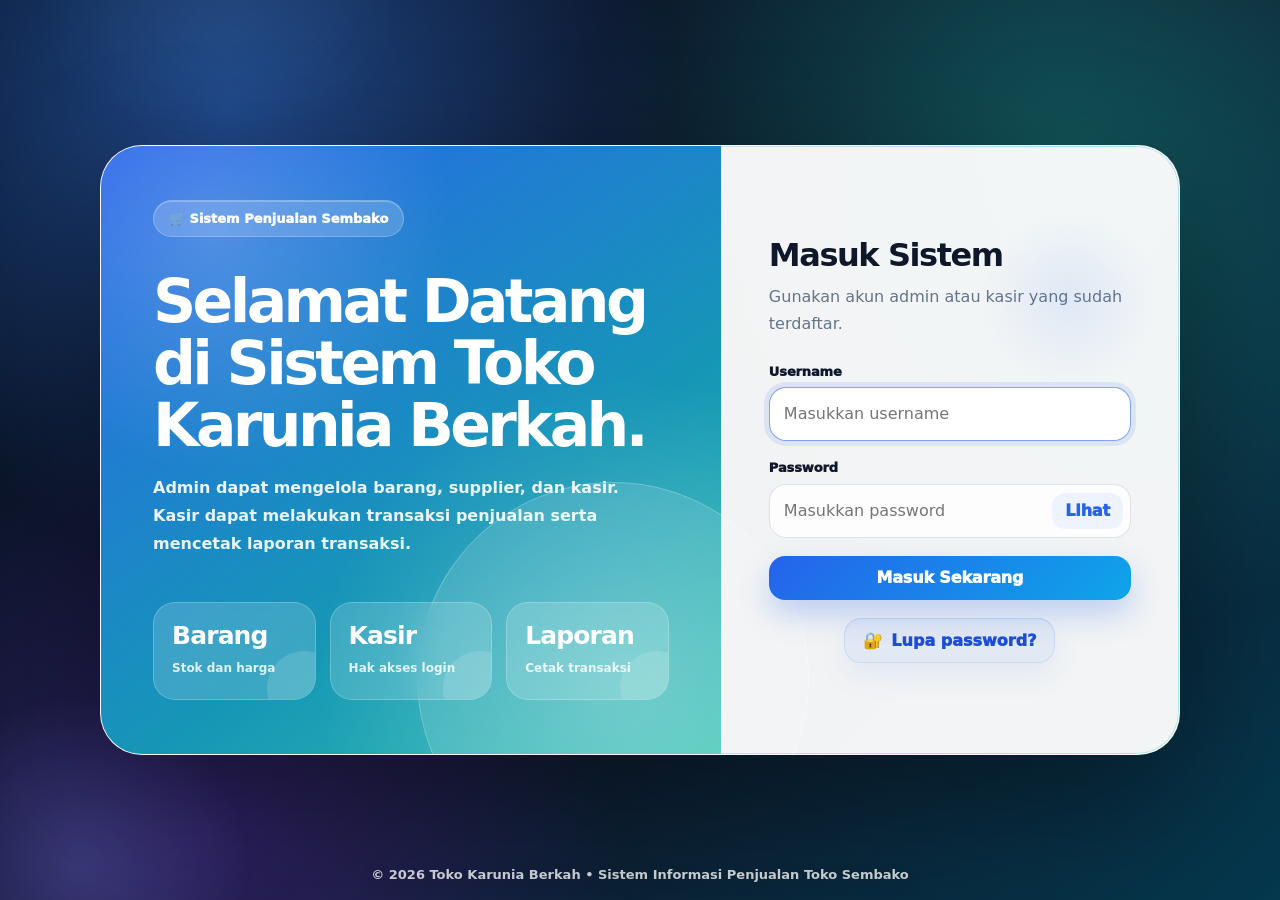
<file: laporan_barang.html>
<!DOCTYPE html>
<html lang="id">
<head><meta charset="UTF-8"><meta name="viewport" content="width=1181, viewport-fit=cover"><title>Laporan Barang | Sistem Informasi Penjualan Toko Sembako</title><style>
:root {
    --bg: #eef6ff;
    --bg-deep: #071528;
    --surface: rgba(255, 255, 255, .88);
    --surface-strong: #ffffff;
    --surface-soft: #f6faff;
    --ink: #0f172a;
    --muted: #64748b;
    --line: rgba(148, 163, 184, .30);
    --primary: #2563eb;
    --primary-dark: #1d4ed8;
    --cyan: #06b6d4;
    --teal: #14b8a6;
    --green: #16a34a;
    --red: #dc2626;
    --amber: #f59e0b;
    --purple: #7c3aed;
    --radius: 24px;
    --shadow: 0 28px 80px rgba(15, 23, 42, .13);
    --shadow-soft: 0 14px 36px rgba(15, 23, 42, .09);
    --blur: blur(18px);
}

* { box-sizing: border-box; }
html { scroll-behavior: smooth; }
body {
    margin: 0;
    min-height: 100vh;
    font-family: Inter, ui-sans-serif, system-ui, -apple-system, BlinkMacSystemFont, "Segoe UI", Arial, sans-serif;
    color: var(--ink);
    background:
        radial-gradient(circle at 8% 4%, rgba(37, 99, 235, .18), transparent 24rem),
        radial-gradient(circle at 92% 12%, rgba(20, 184, 166, .16), transparent 26rem),
        radial-gradient(circle at 60% 100%, rgba(124, 58, 237, .08), transparent 28rem),
        linear-gradient(135deg, #edf5ff 0%, #f8fbff 48%, #ecfff8 100%);
    overflow-x: hidden;
}
body::before {
    content: "";
    position: fixed;
    inset: 0;
    pointer-events: none;
    z-index: -3;
    background-image:
        linear-gradient(rgba(37, 99, 235, .045) 1px, transparent 1px),
        linear-gradient(90deg, rgba(37, 99, 235, .045) 1px, transparent 1px);
    background-size: 34px 34px;
    mask-image: linear-gradient(to bottom, rgba(0, 0, 0, .72), transparent 74%);
}
body::after {
    content: "";
    position: fixed;
    width: 520px;
    height: 520px;
    right: -230px;
    bottom: -235px;
    border-radius: 999px;
    background: radial-gradient(circle, rgba(14, 165, 233, .18), transparent 68%);
    filter: blur(3px);
    animation: auroraFloat 13s ease-in-out infinite alternate;
    pointer-events: none;
    z-index: -2;
}

a { color: inherit; text-decoration: none; }
button, input, select, textarea { font: inherit; }
img { max-width: 100%; }

/* LOGIN */
.login-page {
    display: grid;
    place-items: center;
    min-height: 100vh;
    padding: 32px;
    background:
        radial-gradient(circle at 18% 12%, rgba(59, 130, 246, .48), transparent 28rem),
        radial-gradient(circle at 83% 18%, rgba(20, 184, 166, .38), transparent 30rem),
        radial-gradient(circle at 16% 92%, rgba(124, 58, 237, .28), transparent 26rem),
        linear-gradient(135deg, #061225 0%, #0f172a 54%, #05384d 100%);
    overflow: hidden;
}
.login-page::before,
.login-page::after {
    content: "";
    position: fixed;
    border-radius: 999px;
    pointer-events: none;
    opacity: .9;
}
.login-page::before {
    width: 440px;
    height: 440px;
    top: -175px;
    right: -135px;
    background: radial-gradient(circle, rgba(125, 211, 252, .30), transparent 64%);
    animation: orbMove 10s ease-in-out infinite alternate;
}
.login-page::after {
    width: 380px;
    height: 380px;
    bottom: -155px;
    left: -110px;
    background: radial-gradient(circle, rgba(129, 140, 248, .28), transparent 65%);
    animation: orbMove 11s ease-in-out infinite alternate-reverse;
}
.login-card {
    width: min(1080px, 100%);
    min-height: 610px;
    display: grid;
    grid-template-columns: 1.15fr .85fr;
    position: relative;
    overflow: hidden;
    z-index: 1;
    border-radius: 38px;
    background: rgba(255, 255, 255, .95);
    border: 1px solid rgba(255, 255, 255, .42);
    box-shadow: 0 40px 120px rgba(0, 0, 0, .36);
    animation: cardReveal .82s cubic-bezier(.2, .8, .2, 1) both;
}
.login-card::before {
    content: "";
    position: absolute;
    inset: 0;
    padding: 1px;
    border-radius: inherit;
    background: linear-gradient(135deg, rgba(255, 255, 255, .85), rgba(96, 165, 250, .38), rgba(45, 212, 191, .38));
    mask: linear-gradient(#000 0 0) content-box, linear-gradient(#000 0 0);
    mask-composite: exclude;
    pointer-events: none;
}
.login-hero {
    position: relative;
    display: flex;
    flex-direction: column;
    justify-content: space-between;
    padding: 54px 52px;
    color: #fff;
    background:
        radial-gradient(circle at 78% 88%, rgba(255, 255, 255, .22), transparent 18rem),
        linear-gradient(145deg, rgba(37, 99, 235, .98), rgba(14, 116, 144, .94));
    isolation: isolate;
}
.login-hero::before {
    content: "";
    position: absolute;
    inset: 0;
    z-index: -1;
    background: linear-gradient(110deg, transparent 0%, rgba(255, 255, 255, .16) 44%, transparent 72%);
    transform: translateX(-120%);
    animation: shine 6s ease-in-out infinite;
}
.login-hero::after {
    content: "";
    position: absolute;
    right: -88px;
    bottom: -120px;
    width: 390px;
    height: 390px;
    border-radius: 50%;
    background: rgba(255, 255, 255, .13);
    border: 1px solid rgba(255, 255, 255, .22);
}
.login-badge {
    display: inline-flex;
    align-items: center;
    gap: 8px;
    width: fit-content;
    padding: 10px 15px;
    border-radius: 999px;
    background: rgba(255, 255, 255, .18);
    border: 1px solid rgba(255, 255, 255, .22);
    backdrop-filter: blur(12px);
    font-size: 13px;
    font-weight: 950;
    box-shadow: inset 0 1px 0 rgba(255, 255, 255, .26);
}
.login-hero h1 {
    max-width: 540px;
    margin: 34px 0 18px;
    font-size: clamp(38px, 5vw, 60px);
    line-height: 1.03;
    letter-spacing: -.06em;
}
.login-hero p {
    max-width: 470px;
    margin: 0;
    color: rgba(255, 255, 255, .9);
    line-height: 1.75;
    font-weight: 650;
}
.login-mini-cards {
    position: relative;
    z-index: 1;
    display: grid;
    grid-template-columns: repeat(3, minmax(0, 1fr));
    gap: 14px;
    margin-top: 38px;
}
.login-mini-cards div {
    position: relative;
    min-height: 98px;
    padding: 18px;
    overflow: hidden;
    border-radius: 22px;
    background: rgba(255, 255, 255, .16);
    border: 1px solid rgba(255, 255, 255, .22);
    backdrop-filter: blur(14px);
    transition: transform .25s ease, background .25s ease, border-color .25s ease;
}
.login-mini-cards div:hover {
    transform: translateY(-6px) scale(1.01);
    background: rgba(255, 255, 255, .23);
    border-color: rgba(255, 255, 255, .34);
}
.login-mini-cards div::after {
    content: "";
    position: absolute;
    right: -26px;
    bottom: -26px;
    width: 74px;
    height: 74px;
    border-radius: 50%;
    background: rgba(255, 255, 255, .13);
}
.login-mini-cards strong { display: block; margin-bottom: 7px; font-size: 25px; letter-spacing: -.035em; }
.login-mini-cards span { color: rgba(255, 255, 255, .84); font-size: 12px; font-weight: 750; }
.login-form-panel {
    position: relative;
    align-self: center;
    padding: 52px 48px;
}
.login-form-panel::before {
    content: "";
    position: absolute;
    width: 180px;
    height: 180px;
    right: 20px;
    top: 24px;
    border-radius: 50%;
    background: radial-gradient(circle, rgba(37, 99, 235, .09), transparent 70%);
    pointer-events: none;
}
.login-form-panel h2,
.forgot-card h1 {
    margin: 0 0 10px;
    font-size: 32px;
    line-height: 1.15;
    letter-spacing: -.045em;
}
.login-form-panel > p,
.forgot-card > p {
    margin: 0 0 26px;
    color: var(--muted);
    line-height: 1.68;
    font-weight: 520;
}
.forgot-login-box { margin-top: 18px; text-align: center; }
.forgot-login-box a {
    display: inline-flex;
    align-items: center;
    justify-content: center;
    gap: 8px;
    color: #1d4ed8;
    font-weight: 950;
    padding: 12px 18px;
    border-radius: 17px;
    background: rgba(37, 99, 235, .08);
    border: 1px solid rgba(37, 99, 235, .10);
    transition: .25s ease;
}
.forgot-login-box a::before { content: "🔐"; }
.forgot-login-box a:hover { background: rgba(37, 99, 235, .15); transform: translateY(-2px); }
.forgot-page {
    min-height: 100vh;
    display: grid;
    place-items: center;
    padding: 28px;
    background:
        radial-gradient(circle at 20% 10%, rgba(59, 130, 246, .34), transparent 24rem),
        radial-gradient(circle at 80% 90%, rgba(20, 184, 166, .28), transparent 25rem),
        linear-gradient(135deg, #071225, #0f172a);
}
.forgot-card {
    width: min(500px, 100%);
    padding: 36px;
    border-radius: 30px;
    background: rgba(255, 255, 255, .96);
    border: 1px solid rgba(255, 255, 255, .55);
    box-shadow: 0 34px 100px rgba(0, 0, 0, .30);
    animation: cardReveal .65s ease both;
}

/* FORM & BUTTON */
.form-group { margin-bottom: 15px; }
label {
    display: block;
    margin-bottom: 8px;
    color: #172033;
    font-size: 13px;
    font-weight: 950;
    letter-spacing: -.01em;
}
input, select, textarea {
    width: 100%;
    min-height: 47px;
    padding: 12px 14px;
    border: 1px solid #d8e2ef;
    border-radius: 16px;
    background: rgba(255, 255, 255, .88);
    color: var(--ink);
    outline: none;
    transition: border-color .2s ease, box-shadow .2s ease, transform .2s ease, background .2s ease;
}
textarea { min-height: 92px; resize: vertical; }
input:focus, select:focus, textarea:focus {
    border-color: rgba(37, 99, 235, .66);
    box-shadow: 0 0 0 5px rgba(37, 99, 235, .12);
    background: #fff;
    transform: translateY(-1px);
}
.password-wrap { position: relative; }
.password-wrap input { padding-right: 86px; }
.password-toggle {
    position: absolute;
    right: 8px;
    top: 50%;
    transform: translateY(-50%);
    min-height: 36px;
    width: auto;
    padding: 8px 13px;
    border-radius: 13px;
    background: #eef4ff;
    color: var(--primary);
    box-shadow: none;
}
button, .btn {
    position: relative;
    display: inline-flex;
    align-items: center;
    justify-content: center;
    gap: 8px;
    min-height: 44px;
    padding: 11px 17px;
    border: 0;
    border-radius: 16px;
    color: #fff;
    cursor: pointer;
    overflow: hidden;
    background: linear-gradient(135deg, #2563eb, #0ea5e9);
    box-shadow: 0 14px 30px rgba(37, 99, 235, .26);
    font-weight: 950;
    transition: transform .2s ease, box-shadow .2s ease, filter .2s ease;
}
button::after, .btn::after {
    content: "";
    position: absolute;
    inset: 0;
    background: linear-gradient(110deg, transparent, rgba(255, 255, 255, .28), transparent);
    transform: translateX(-120%);
    transition: transform .6s ease;
}
button:hover, .btn:hover { transform: translateY(-3px); box-shadow: 0 18px 38px rgba(37, 99, 235, .33); }
button:hover::after, .btn:hover::after { transform: translateX(120%); }
button:active, .btn:active { transform: translateY(0); }
.btn-secondary { background: linear-gradient(135deg, #475569, #64748b); box-shadow: 0 14px 30px rgba(71, 85, 105, .20); }
.btn-danger { background: linear-gradient(135deg, #dc2626, #f43f5e); box-shadow: 0 14px 30px rgba(220, 38, 38, .22); }
.btn-print { background: linear-gradient(135deg, #16a34a, #22c55e); box-shadow: 0 14px 30px rgba(22, 163, 74, .22); }
.btn-ghost { background: #eef4ff; color: var(--primary); box-shadow: none; }
.alert {
    margin-bottom: 16px;
    padding: 14px 15px;
    border-radius: 18px;
    border: 1px solid transparent;
    font-weight: 850;
    animation: slideUp .45s ease both;
}
.alert-error { background: #fff1f2; color: #991b1b; border-color: #fecdd3; }
.alert-success { background: #ecfdf5; color: #166534; border-color: #bbf7d0; }

/* APP LAYOUT: sidebar dan topbar tidak ikut saat halaman di-scroll */
.layout {
    display: block;
    min-height: 100vh;
}
.sidebar {
    position: fixed;
    top: 0;
    left: 0;
    bottom: 0;
    width: 304px;
    height: 100vh;
    min-height: 100vh;
    padding: 23px 18px;
    overflow-y: auto;
    overflow-x: hidden;
    color: #fff;
    background:
        radial-gradient(circle at 24% 0%, rgba(59, 130, 246, .34), transparent 18rem),
        radial-gradient(circle at 90% 80%, rgba(20, 184, 166, .22), transparent 18rem),
        linear-gradient(180deg, rgba(15, 23, 42, .99), rgba(9, 30, 55, .99));
    box-shadow: 18px 0 50px rgba(15, 23, 42, .14);
    z-index: 2;
}
.brand {
    display: flex;
    align-items: center;
    gap: 12px;
    padding-bottom: 18px;
    margin-bottom: 18px;
    border-bottom: 1px solid rgba(255, 255, 255, .10);
}
.brand-logo {
    width: 52px;
    height: 52px;
    display: grid;
    place-items: center;
    border-radius: 19px;
    background: linear-gradient(135deg, #38bdf8, #2563eb 56%, #14b8a6);
    box-shadow: 0 16px 38px rgba(37, 99, 235, .38);
    font-weight: 950;
    letter-spacing: -.05em;
    animation: pulseLogo 3.8s ease-in-out infinite;
}
.brand h2 { margin: 0; font-size: 20px; letter-spacing: -.04em; }
.brand span { display: block; margin-top: 2px; color: #93c5fd; font-size: 12px; font-weight: 850; }
.userbox {
    display: flex;
    align-items: center;
    gap: 12px;
    margin-bottom: 18px;
    padding: 15px;
    border-radius: 23px;
    background: rgba(255, 255, 255, .085);
    border: 1px solid rgba(255, 255, 255, .12);
    backdrop-filter: blur(14px);
    box-shadow: inset 0 1px 0 rgba(255, 255, 255, .07);
}
.avatar {
    width: 46px;
    height: 46px;
    display: grid;
    place-items: center;
    border-radius: 17px;
    background: linear-gradient(135deg, #e0f2fe, #bfdbfe);
    color: #1d4ed8;
    font-weight: 950;
    box-shadow: inset 0 1px 0 rgba(255, 255, 255, .75);
}
.userbox strong { display: block; font-size: 14px; }
.userbox span { display: block; margin-top: 2px; color: #93c5fd; font-size: 12px; font-weight: 950; }
.sidebar-nav { display: grid; gap: 8px; }
.sidebar-nav a, .logout {
    display: flex;
    align-items: center;
    gap: 11px;
    min-height: 45px;
    padding: 12px 13px;
    border-radius: 17px;
    color: #dbeafe;
    font-size: 14px;
    font-weight: 880;
    position: relative;
    transition: transform .20s ease, background .20s ease, color .20s ease;
}
.sidebar-nav a span, .logout span { width: 22px; text-align: center; filter: drop-shadow(0 5px 9px rgba(0, 0, 0, .20)); }
.sidebar-nav a::before {
    content: "";
    position: absolute;
    inset: 0;
    border-radius: inherit;
    background: linear-gradient(135deg, rgba(255, 255, 255, .16), rgba(255, 255, 255, .055));
    opacity: 0;
    transition: opacity .20s ease;
}
.sidebar-nav a:hover, .sidebar-nav a.active { color: #fff; transform: translateX(5px); }
.sidebar-nav a:hover::before, .sidebar-nav a.active::before { opacity: 1; }
.sidebar-nav a.active { box-shadow: inset 4px 0 0 #60a5fa, 0 14px 30px rgba(2, 8, 23, .12); }
.logout {
    margin-top: 20px;
    background: rgba(220, 38, 38, .17);
    border: 1px solid rgba(248, 113, 113, .24);
    color: #fecaca;
}
.logout:hover { background: rgba(220, 38, 38, .27); color: #fff; transform: translateX(5px); }
.content {
    width: calc(100% - 304px);
    min-height: 100vh;
    margin-left: 304px;
    padding: 30px;
}
.topbar {
    position: static;
    top: auto;
    z-index: 1;
    display: flex;
    align-items: center;
    justify-content: space-between;
    gap: 16px;
    min-height: 104px;
    padding: 22px 24px;
    margin-bottom: 24px;
    border-radius: 30px;
    overflow: hidden;
    background:
        linear-gradient(135deg, rgba(255, 255, 255, .90), rgba(255, 255, 255, .70)),
        radial-gradient(circle at 95% 20%, rgba(20, 184, 166, .16), transparent 18rem);
    border: 1px solid rgba(255, 255, 255, .76);
    backdrop-filter: var(--blur);
    box-shadow: var(--shadow-soft);
    animation: slideDown .48s ease both;
}
.topbar::after {
    content: "";
    position: absolute;
    right: -70px;
    top: -90px;
    width: 240px;
    height: 240px;
    border-radius: 999px;
    background: radial-gradient(circle, rgba(37, 99, 235, .10), transparent 67%);
    pointer-events: none;
}
.topbar h1 { margin: 0; font-size: 30px; letter-spacing: -.05em; }
.eyebrow {
    margin: 0 0 5px;
    color: var(--primary);
    font-size: 12px;
    font-weight: 950;
    text-transform: uppercase;
    letter-spacing: .14em;
}
.topbar-right { position: relative; z-index: 1; display: flex; align-items: center; gap: 10px; flex-wrap: wrap; justify-content: flex-end; }
.date-pill, .role-pill, .clock-pill {
    display: inline-flex;
    align-items: center;
    gap: 7px;
    min-height: 39px;
    padding: 10px 13px;
    border-radius: 999px;
    font-size: 12px;
    font-weight: 950;
    white-space: nowrap;
    border: 1px solid rgba(255, 255, 255, .72);
}
.date-pill { background: #eff6ff; color: #1d4ed8; }
.role-pill { background: #ecfdf5; color: #047857; }
.clock-pill { background: #f5f3ff; color: #6d28d9; }
.date-pill::before { content: "📅"; }
.role-pill::before { content: "🔑"; }
.clock-pill::before { content: "⏱"; }
.page-title {
    display: flex;
    align-items: center;
    justify-content: space-between;
    gap: 16px;
    margin-bottom: 18px;
    animation: slideUp .48s ease both;
}
.page-title h1 { margin: 0; font-size: 27px; letter-spacing: -.045em; }

.card {
    position: relative;
    margin-bottom: 22px;
    padding: 23px;
    border-radius: var(--radius);
    background: var(--surface);
    border: 1px solid rgba(255, 255, 255, .72);
    box-shadow: var(--shadow-soft);
    backdrop-filter: var(--blur);
    animation: slideUp .52s ease both;
}
.card::before {
    content: "";
    position: absolute;
    inset: 0;
    border-radius: inherit;
    background: linear-gradient(135deg, rgba(255, 255, 255, .58), transparent 47%);
    pointer-events: none;
}
.card > * { position: relative; }
.card h2 { margin: 0 0 16px; font-size: 21px; letter-spacing: -.035em; }
.grid { display: grid; grid-template-columns: repeat(2, minmax(0, 1fr)); gap: 15px; }
.grid-3 { display: grid; grid-template-columns: repeat(3, minmax(0, 1fr)); gap: 15px; }

/* DASHBOARD */
.dashboard-hero {
    position: relative;
    overflow: hidden;
    display: grid;
    grid-template-columns: 1.3fr .7fr;
    gap: 20px;
    align-items: center;
    min-height: 160px;
    margin-bottom: 20px;
    padding: 26px;
    border-radius: 30px;
    color: #fff;
    background:
        radial-gradient(circle at 92% 22%, rgba(255,255,255,.24), transparent 15rem),
        linear-gradient(135deg, #2563eb, #0891b2 64%, #14b8a6);
    box-shadow: 0 28px 70px rgba(37, 99, 235, .24);
    animation: slideUp .55s ease both;
}
.dashboard-hero::after {
    content: "";
    position: absolute;
    right: -90px;
    bottom: -130px;
    width: 330px;
    height: 330px;
    border-radius: 50%;
    background: rgba(255,255,255,.12);
    border: 1px solid rgba(255,255,255,.18);
}
.dashboard-hero h2 { position: relative; z-index: 1; margin: 0 0 10px; font-size: 32px; letter-spacing: -.055em; }
.dashboard-hero p { position: relative; z-index: 1; max-width: 680px; margin: 0; color: rgba(255,255,255,.88); line-height: 1.72; font-weight: 650; }
.hero-kpi { position: relative; z-index: 1; display: grid; gap: 10px; }
.hero-kpi div {
    padding: 14px 15px;
    border-radius: 20px;
    background: rgba(255,255,255,.16);
    border: 1px solid rgba(255,255,255,.22);
    backdrop-filter: blur(14px);
}
.hero-kpi span { display: block; color: rgba(255,255,255,.78); font-size: 12px; font-weight: 850; }
.hero-kpi strong { display: block; margin-top: 3px; font-size: 20px; letter-spacing: -.035em; }
.stats {
    display: grid;
    grid-template-columns: repeat(4, minmax(0, 1fr));
    gap: 18px;
    margin-bottom: 22px;
}
.stat {
    position: relative;
    min-height: 144px;
    padding: 22px;
    overflow: hidden;
    border-radius: 26px;
    background: linear-gradient(150deg, rgba(255,255,255,.96), rgba(248,251,255,.88));
    border: 1px solid rgba(255,255,255,.76);
    box-shadow: var(--shadow-soft);
    animation: statPop .55s ease both;
    transition: transform .25s ease, box-shadow .25s ease;
}
.stat:hover { transform: translateY(-6px); box-shadow: 0 24px 54px rgba(15, 23, 42, .13); }
.stat:nth-child(1) { animation-delay: .03s; }
.stat:nth-child(2) { animation-delay: .08s; }
.stat:nth-child(3) { animation-delay: .13s; }
.stat:nth-child(4) { animation-delay: .18s; }
.stat::before {
    content: "";
    position: absolute;
    right: -44px;
    top: -48px;
    width: 140px;
    height: 140px;
    border-radius: 50%;
    background: rgba(37, 99, 235, .10);
}
.stat::after {
    content: "📌";
    position: absolute;
    right: 18px;
    top: 18px;
    width: 48px;
    height: 48px;
    display: grid;
    place-items: center;
    border-radius: 18px;
    background: #eff6ff;
    font-size: 22px;
    box-shadow: inset 0 1px 0 rgba(255,255,255,.85);
}
.stat:nth-child(1)::after { content: "📦"; }
.stat:nth-child(2)::after { content: "🚚"; background: #ecfeff; }
.stat:nth-child(3)::after { content: "👤"; background: #f5f3ff; }
.stat:nth-child(4)::after { content: "💰"; background: #ecfdf5; }
.stat h3 {
    margin: 0 0 14px;
    color: var(--muted);
    font-size: 12px;
    font-weight: 950;
    text-transform: uppercase;
    letter-spacing: .08em;
}
.stat p {
    position: relative;
    z-index: 1;
    margin: 0;
    font-size: 28px;
    font-weight: 950;
    letter-spacing: -.045em;
}
.dashboard-grid {
    display: grid;
    grid-template-columns: minmax(0, 1fr) 340px;
    gap: 20px;
}
.quick-actions { display: grid; gap: 12px; }
.quick-actions a {
    display: flex;
    align-items: center;
    justify-content: space-between;
    gap: 12px;
    padding: 15px;
    border-radius: 20px;
    background: #fff;
    border: 1px solid rgba(148, 163, 184, .22);
    box-shadow: 0 10px 24px rgba(15, 23, 42, .06);
    font-weight: 950;
    transition: transform .22s ease, box-shadow .22s ease, border-color .22s ease;
}
.quick-actions a:hover { transform: translateY(-4px); box-shadow: 0 18px 40px rgba(37, 99, 235, .12); border-color: rgba(37, 99, 235, .25); }
.quick-actions span { color: var(--muted); font-size: 12px; font-weight: 800; }

/* TABLE */
.table-tools {
    display: flex;
    align-items: center;
    justify-content: space-between;
    gap: 12px;
    margin: 0 0 14px;
    flex-wrap: wrap;
}
.table-search { max-width: 360px; background: rgba(255,255,255,.88); }
.table-count {
    color: var(--muted);
    font-size: 13px;
    font-weight: 950;
    padding: 8px 12px;
    background: rgba(248,250,252,.82);
    border: 1px solid var(--line);
    border-radius: 999px;
}
.table-wrap {
    width: 100%;
    overflow-x: auto;
    border-radius: 22px;
    border: 1px solid rgba(148, 163, 184, .25);
    background: #fff;
    box-shadow: inset 0 1px 0 rgba(255,255,255,.75);
}
.table-wrap::-webkit-scrollbar { height: 10px; }
.table-wrap::-webkit-scrollbar-thumb { background: #cbd5e1; border-radius: 999px; border: 3px solid #fff; }
table {
    width: 100%;
    min-width: 760px;
    border-collapse: collapse;
    background: #fff;
}
th, td {
    padding: 14px 13px;
    border-bottom: 1px solid #e8eef7;
    text-align: left;
    vertical-align: middle;
}
th {
    position: static;
    top: auto;
    z-index: auto;
    background: linear-gradient(180deg, #f8fbff, #eef5ff);
    color: #334155;
    font-size: 12px;
    font-weight: 950;
    text-transform: uppercase;
    letter-spacing: .06em;
    white-space: nowrap;
}
td { color: #334155; font-size: 14px; }
tbody tr { transition: background .16s ease, transform .16s ease, box-shadow .16s ease; }
tbody tr:hover { background: #f8fbff; transform: scale(1.002); box-shadow: 0 8px 24px rgba(15,23,42,.05); }
tbody tr.row-new { animation: rowIn .30s ease both; }
tfoot th { background: #f8fafc; color: var(--ink); }
.actions { display: flex; gap: 8px; flex-wrap: wrap; }
.actions .btn { padding: 9px 12px; border-radius: 13px; font-size: 13px; }
.badge {
    display: inline-flex;
    align-items: center;
    justify-content: center;
    padding: 6px 10px;
    border-radius: 999px;
    background: #eff6ff;
    color: #1d4ed8;
    font-size: 12px;
    font-weight: 950;
}
.report-header {
    text-align: center;
    margin-bottom: 18px;
    padding-bottom: 15px;
    border-bottom: 2px solid var(--line);
}
.report-header h2 { margin: 0 0 8px; }
.report-header p { margin: 4px 0; color: var(--muted); }
.filter { display: flex; align-items: end; gap: 11px; flex-wrap: wrap; }
.filter .form-group { min-width: 190px; margin-bottom: 0; }
#tabelItem { margin-top: 8px; }
#grandTotal { color: #047857; font-size: 18px; }

/* JS ENHANCEMENTS */
.app-loader {
    position: fixed;
    inset: 0;
    z-index: 9999;
    display: grid;
    place-items: center;
    background: linear-gradient(135deg, #061225, #0f172a 52%, #06394b);
    color: #fff;
    transition: opacity .45s ease, visibility .45s ease;
}
.app-loader.hide { opacity: 0; visibility: hidden; }
.loader-box { text-align: center; font-weight: 950; letter-spacing: -.02em; }
.loader-spinner {
    width: 48px;
    height: 48px;
    margin: 0 auto 14px;
    border-radius: 50%;
    border: 4px solid rgba(255,255,255,.15);
    border-top-color: #60a5fa;
    box-shadow: 0 0 30px rgba(96, 165, 250, .25);
    animation: spin .75s linear infinite;
}
.no-result-row td { text-align: center; color: var(--muted); font-weight: 850; padding: 28px 12px; }
.form-spotlight { box-shadow: 0 0 0 5px rgba(37,99,235,.10), var(--shadow-soft); }
.reveal-ready { opacity: 0; transform: translateY(18px); transition: opacity .55s ease, transform .55s ease; }
.reveal-ready.revealed { opacity: 1; transform: none; }

/* ANIMATION */
@keyframes cardReveal { from { opacity: 0; transform: translateY(24px) scale(.975); } to { opacity: 1; transform: none; } }
@keyframes slideUp { from { opacity: 0; transform: translateY(18px); } to { opacity: 1; transform: none; } }
@keyframes slideDown { from { opacity: 0; transform: translateY(-14px); } to { opacity: 1; transform: none; } }
@keyframes rowIn { from { opacity: 0; transform: translateY(8px); } to { opacity: 1; transform: none; } }
@keyframes statPop { from { opacity: 0; transform: translateY(18px) scale(.98); } to { opacity: 1; transform: none; } }
@keyframes orbMove { from { transform: translate3d(0,0,0) scale(1); } to { transform: translate3d(30px, 25px, 0) scale(1.07); } }
@keyframes auroraFloat { from { transform: translate(0,0) scale(1); } to { transform: translate(-36px, -24px) scale(1.09); } }
@keyframes shine { 0%, 42% { transform: translateX(-120%); } 62%, 100% { transform: translateX(120%); } }
@keyframes pulseLogo { 0%, 100% { transform: translateY(0); box-shadow: 0 16px 38px rgba(37,99,235,.38); } 50% { transform: translateY(-3px); box-shadow: 0 20px 48px rgba(20,184,166,.36); } }
@keyframes spin { to { transform: rotate(360deg); } }
@keyframes ripple { to { transform: scale(2.7); opacity: 0; } }


/* PREMIUM V6: dashboard compact table + footer copyright */
.transaksi-terbaru-card {
    overflow: hidden !important;
}

.transaksi-terbaru-card .table-tools {
    gap: 10px;
    margin-bottom: 12px;
}

.transaksi-terbaru-card .table-search {
    max-width: 320px;
    min-height: 44px;
}

.transaksi-terbaru-card .table-count {
    font-size: 12px;
    padding: 7px 11px;
}

.transaksi-terbaru-card .table-wrap {
    overflow-x: hidden !important;
}

.table-transaksi-dashboard {
    width: 100% !important;
    min-width: 0 !important;
    table-layout: fixed !important;
}

.table-transaksi-dashboard th,
.table-transaksi-dashboard td {
    padding: 11px 8px !important;
    font-size: 12.2px !important;
    line-height: 1.35 !important;
    white-space: normal !important;
    word-break: break-word !important;
}

.table-transaksi-dashboard th {
    font-size: 10.6px !important;
    letter-spacing: .045em !important;
}

.table-transaksi-dashboard th:nth-child(1),
.table-transaksi-dashboard td:nth-child(1) {
    width: 6%;
    text-align: center;
}

.table-transaksi-dashboard th:nth-child(2),
.table-transaksi-dashboard td:nth-child(2) {
    width: 23%;
}

.table-transaksi-dashboard th:nth-child(3),
.table-transaksi-dashboard td:nth-child(3) {
    width: 17%;
}

.table-transaksi-dashboard th:nth-child(4),
.table-transaksi-dashboard td:nth-child(4) {
    width: 13%;
}

.table-transaksi-dashboard th:nth-child(5),
.table-transaksi-dashboard td:nth-child(5),
.table-transaksi-dashboard th:nth-child(6),
.table-transaksi-dashboard td:nth-child(6),
.table-transaksi-dashboard th:nth-child(7),
.table-transaksi-dashboard td:nth-child(7) {
    width: 13.6%;
    white-space: nowrap !important;
}

.app-footer {
    margin: 26px 0 4px;
    padding: 18px 22px;
    display: flex;
    align-items: center;
    justify-content: space-between;
    gap: 14px;
    border-radius: 24px;
    background:
        linear-gradient(135deg, rgba(255,255,255,.88), rgba(255,255,255,.62)),
        radial-gradient(circle at 95% 20%, rgba(37,99,235,.12), transparent 16rem);
    border: 1px solid rgba(255,255,255,.74);
    box-shadow: 0 16px 42px rgba(15,23,42,.08);
    color: #475569;
    backdrop-filter: blur(16px);
}

.app-footer strong {
    display: block;
    color: #0f172a;
    font-size: 14px;
    letter-spacing: -.015em;
}

.app-footer span,
.app-footer p {
    margin: 0;
    color: #64748b;
    font-size: 12px;
    font-weight: 750;
}

.login-copyright {
    position: fixed;
    left: 50%;
    bottom: 18px;
    transform: translateX(-50%);
    width: calc(100% - 32px);
    text-align: center;
    color: rgba(255,255,255,.76);
    font-size: 13px;
    font-weight: 760;
    z-index: 2;
    text-shadow: 0 6px 18px rgba(0,0,0,.22);
}


/* PREMIUM V7: sidebar kiri dibuat diam, hanya konten kanan yang bergerak saat scroll */
.sidebar::-webkit-scrollbar {
    width: 7px;
}
.sidebar::-webkit-scrollbar-track {
    background: rgba(255, 255, 255, .04);
}
.sidebar::-webkit-scrollbar-thumb {
    background: rgba(147, 197, 253, .38);
    border-radius: 999px;
}
.sidebar::-webkit-scrollbar-thumb:hover {
    background: rgba(147, 197, 253, .62);
}
html, body {
    overflow-x: hidden;
}



/* PREMIUM V10: sidebar bisa dibuka dan ditutup */
.sidebar,
.content,
.sidebar-toggle {
    transition: transform .32s ease, margin-left .32s ease, width .32s ease, left .32s ease, box-shadow .32s ease;
}

.sidebar-toggle {
    position: fixed;
    left: 318px;
    top: 22px;
    z-index: 1200;
    width: 46px;
    height: 46px;
    display: inline-grid;
    place-items: center;
    border: 0;
    border-radius: 16px;
    color: #ffffff;
    background: linear-gradient(135deg, #2563eb, #0ea5e9);
    box-shadow: 0 18px 38px rgba(37, 99, 235, .28);
    font-size: 20px;
    line-height: 1;
    cursor: pointer;
}

.sidebar-toggle:hover {
    transform: translateY(-2px) scale(1.03);
    box-shadow: 0 22px 46px rgba(37, 99, 235, .36);
}

body.sidebar-collapsed .sidebar {
    transform: translateX(-104%);
    box-shadow: none;
}

body.sidebar-collapsed .content {
    margin-left: 0;
    width: 100%;
}

body.sidebar-collapsed .sidebar-toggle {
    left: 22px;
    background: linear-gradient(135deg, #0f172a, #2563eb);
}

body.sidebar-collapsed .content .topbar,
body.sidebar-collapsed .content .card,
body.sidebar-collapsed .content .page-title,
body.sidebar-collapsed .content .dashboard-hero,
body.sidebar-collapsed .content .stats,
body.sidebar-collapsed .content .dashboard-grid,
body.sidebar-collapsed .content .app-footer {
    animation-duration: .32s;
}

@media (max-width: 900px) {
    .sidebar-toggle {
        left: 18px;
        top: 18px;
    }

    .sidebar {
        position: fixed !important;
        width: 304px;
        height: 100vh;
        min-height: 100vh;
        border-radius: 0 28px 28px 0;
        transform: translateX(-104%);
        z-index: 1100;
        overflow-y: auto;
    }

    body:not(.sidebar-collapsed) .sidebar {
        transform: translateX(0);
    }

    .content {
        width: 100% !important;
        margin-left: 0 !important;
        padding-top: 78px;
    }
}

@media print {
    body { background: #fff; color: #000; }
    body::before, body::after, .sidebar, .topbar, .no-print, .table-tools, .app-loader { display: none !important; }
    .content { width: 100%; margin: 0; padding: 0; }
    .card { box-shadow: none; border: 0; border-radius: 0; padding: 0; background: #fff; }
    .card::before { display: none; }
    .page-title { display: none; }
    table { min-width: 0; }
    th, td { border: 1px solid #000; color: #000; }
}

@media (max-width: 1100px) {
    .stats { grid-template-columns: repeat(2, minmax(0, 1fr)); }
    .dashboard-grid { grid-template-columns: 1fr; }
    .dashboard-hero { grid-template-columns: 1fr; }
}
@media (max-width: 900px) {
    .login-card { grid-template-columns: 1fr; }
    .login-hero { min-height: 420px; }
    .layout { display: block; }
    .sidebar {
        position: static;
        width: 100%;
        height: auto;
        min-height: auto;
        border-radius: 0 0 30px 30px;
        overflow: visible;
    }
    .content {
        width: 100%;
        margin-left: 0;
        padding: 18px;
    }
    .topbar { align-items: flex-start; flex-direction: column; }
    .grid, .grid-3 { grid-template-columns: 1fr; }
}
@media (max-width: 640px) {
    .app-footer { align-items: flex-start; flex-direction: column; }
    .login-copyright { position: static; transform: none; margin-top: 18px; }
    .login-page, .forgot-page { padding: 16px; }
    .login-card { border-radius: 28px; }
    .login-hero, .login-form-panel { padding: 32px 24px; }
    .login-mini-cards { grid-template-columns: 1fr; }
    .stats { grid-template-columns: 1fr; }
    .page-title { align-items: flex-start; flex-direction: column; }
    .card { padding: 17px; }
    .filter { align-items: stretch; }
    .filter .form-group { width: 100%; }
    button, .btn { width: auto; }
}

@media (prefers-reduced-motion: reduce) {
    *, *::before, *::after { animation: none !important; transition: none !important; scroll-behavior: auto !important; }
}

/* Mobile override untuk sidebar collapse, ditaruh di akhir agar menang dari aturan responsive lama */
@media (max-width: 900px) {
    .sidebar-toggle {
        position: fixed;
        display: inline-grid;
        left: 18px;
        top: 18px;
        z-index: 1200;
    }

    .sidebar {
        position: fixed !important;
        top: 0;
        left: 0;
        bottom: 0;
        width: 304px !important;
        height: 100vh !important;
        min-height: 100vh !important;
        border-radius: 0 28px 28px 0 !important;
        overflow-y: auto !important;
        transform: translateX(-104%);
        z-index: 1100;
    }

    body:not(.sidebar-collapsed) .sidebar {
        transform: translateX(0);
    }

    body.sidebar-collapsed .sidebar {
        transform: translateX(-104%);
    }

    .content,
    body.sidebar-collapsed .content {
        width: 100% !important;
        margin-left: 0 !important;
        padding: 78px 18px 18px !important;
    }
}


/* PREMIUM V11: tombol buka/tutup sidebar dirapikan di dalam header, tidak menabrak judul */
.topbar {
    align-items: center;
    padding: 20px 24px;
}

.topbar-left {
    position: relative;
    z-index: 2;
    display: flex;
    align-items: center;
    gap: 16px;
    min-width: 0;
}

.topbar-title {
    min-width: 0;
}

.topbar-title h1 {
    white-space: normal;
    overflow-wrap: anywhere;
}

.sidebar-toggle,
body.sidebar-collapsed .sidebar-toggle {
    position: relative !important;
    left: auto !important;
    top: auto !important;
    z-index: 3;
    flex: 0 0 54px;
    width: 54px;
    height: 54px;
    min-height: 54px;
    padding: 0;
    display: inline-grid;
    place-items: center;
    border-radius: 20px;
    border: 1px solid rgba(255, 255, 255, .72);
    color: #ffffff;
    background:
        linear-gradient(135deg, #1d4ed8 0%, #2563eb 48%, #0ea5e9 100%);
    box-shadow:
        0 18px 38px rgba(37, 99, 235, .24),
        inset 0 1px 0 rgba(255, 255, 255, .28);
    font-size: 0;
    line-height: 1;
    cursor: pointer;
    transform: none;
}

.sidebar-toggle::before {
    content: "";
    position: absolute;
    inset: 8px;
    border-radius: 15px;
    background: rgba(255, 255, 255, .12);
    opacity: .95;
    transition: opacity .25s ease, transform .25s ease;
}

.sidebar-toggle .toggle-icon {
    position: relative;
    z-index: 1;
    display: grid;
    place-items: center;
    width: 28px;
    height: 28px;
    color: #fff;
    font-size: 27px;
    font-weight: 950;
    line-height: 1;
    transform: translateY(-1px);
}

body.sidebar-collapsed .sidebar-toggle {
    background:
        linear-gradient(135deg, #0f172a 0%, #1d4ed8 58%, #0ea5e9 100%);
}

body.sidebar-collapsed .sidebar-toggle .toggle-icon {
    font-size: 26px;
    transform: none;
}

.sidebar-toggle:hover,
body.sidebar-collapsed .sidebar-toggle:hover {
    transform: translateY(-2px) scale(1.02);
    box-shadow:
        0 22px 46px rgba(37, 99, 235, .32),
        inset 0 1px 0 rgba(255, 255, 255, .30);
}

.sidebar-toggle:hover::before {
    opacity: 1;
    transform: scale(.94);
}

body:not(.sidebar-collapsed) .content {
    width: calc(100% - 304px);
    margin-left: 304px;
}

body.sidebar-collapsed .content {
    width: 100% !important;
    margin-left: 0 !important;
}

body.sidebar-collapsed .topbar {
    border-color: rgba(37, 99, 235, .16);
    box-shadow: 0 22px 55px rgba(37, 99, 235, .09);
}

body.sidebar-collapsed .topbar-left::after {
    content: "Menu penuh aktif";
    display: inline-flex;
    align-items: center;
    min-height: 31px;
    padding: 7px 11px;
    border-radius: 999px;
    background: rgba(37, 99, 235, .08);
    color: #1d4ed8;
    font-size: 11px;
    font-weight: 950;
    white-space: nowrap;
}

/* Dashboard V11: ringkasan lebih ringkas dan tetap menghitung data hari berjalan */
.dashboard-hero p {
    max-width: 730px;
}

@media (max-width: 900px) {
    .topbar {
        padding: 18px;
        border-radius: 26px;
    }

    .topbar-left {
        gap: 12px;
        width: 100%;
    }

    .sidebar-toggle,
    body.sidebar-collapsed .sidebar-toggle {
        position: relative !important;
        left: auto !important;
        top: auto !important;
        flex-basis: 50px;
        width: 50px;
        height: 50px;
        min-height: 50px;
        border-radius: 18px;
    }

    .topbar h1 {
        font-size: 26px;
    }

    .content,
    body.sidebar-collapsed .content {
        padding-top: 18px !important;
    }

    body.sidebar-collapsed .topbar-left::after {
        display: none;
    }
}

@media (max-width: 520px) {
    .topbar-left {
        align-items: flex-start;
    }

    .sidebar-toggle,
    body.sidebar-collapsed .sidebar-toggle {
        flex-basis: 46px;
        width: 46px;
        height: 46px;
        min-height: 46px;
        border-radius: 16px;
    }

    .sidebar-toggle .toggle-icon {
        font-size: 24px;
    }
}

/* PREMIUM V12: data barang berurutan dan tampilan inventory lebih menarik */
.page-title-inventory {
    align-items: flex-end;
}
.page-subtitle {
    margin: 7px 0 0;
    color: var(--muted);
    font-size: 14px;
    font-weight: 650;
}
.inventory-hero {
    position: relative;
    overflow: hidden;
    display: grid;
    grid-template-columns: minmax(0, 1.05fr) minmax(360px, .95fr);
    gap: 20px;
    align-items: stretch;
    margin-bottom: 22px;
    padding: 26px;
    border-radius: 32px;
    color: #fff;
    background:
        radial-gradient(circle at 92% 18%, rgba(255,255,255,.28), transparent 16rem),
        radial-gradient(circle at 16% 110%, rgba(255,255,255,.18), transparent 18rem),
        linear-gradient(135deg, #1d4ed8 0%, #0891b2 62%, #14b8a6 100%);
    box-shadow: 0 28px 70px rgba(37, 99, 235, .22);
    animation: slideUp .54s ease both;
}
.inventory-hero::before {
    content: "";
    position: absolute;
    inset: 0;
    background: linear-gradient(110deg, transparent 0%, rgba(255,255,255,.16) 42%, transparent 72%);
    transform: translateX(-120%);
    animation: shine 7s ease-in-out infinite;
}
.inventory-hero::after {
    content: "";
    position: absolute;
    right: -105px;
    bottom: -145px;
    width: 360px;
    height: 360px;
    border-radius: 50%;
    background: rgba(255,255,255,.12);
    border: 1px solid rgba(255,255,255,.18);
}
.inventory-hero-copy,
.inventory-mini-stats {
    position: relative;
    z-index: 1;
}
.inventory-badge {
    display: inline-flex;
    width: fit-content;
    align-items: center;
    gap: 8px;
    margin-bottom: 20px;
    padding: 9px 14px;
    border-radius: 999px;
    background: rgba(255,255,255,.17);
    border: 1px solid rgba(255,255,255,.22);
    color: rgba(255,255,255,.92);
    font-size: 12px;
    font-weight: 950;
    backdrop-filter: blur(12px);
}
.inventory-hero h2 {
    margin: 0 0 12px;
    max-width: 640px;
    font-size: clamp(30px, 3.2vw, 42px);
    line-height: 1.08;
    letter-spacing: -.06em;
}
.inventory-hero p {
    margin: 0;
    max-width: 690px;
    color: rgba(255,255,255,.88);
    line-height: 1.7;
    font-weight: 680;
}
.inventory-mini-stats {
    display: grid;
    grid-template-columns: repeat(2, minmax(0, 1fr));
    gap: 12px;
}
.inventory-mini-stats div {
    min-height: 105px;
    padding: 18px;
    border-radius: 24px;
    background: rgba(255,255,255,.16);
    border: 1px solid rgba(255,255,255,.24);
    backdrop-filter: blur(16px);
    box-shadow: inset 0 1px 0 rgba(255,255,255,.25);
}
.inventory-mini-stats span {
    display: block;
    color: rgba(255,255,255,.76);
    font-size: 12px;
    font-weight: 900;
    text-transform: uppercase;
    letter-spacing: .08em;
}
.inventory-mini-stats strong {
    display: block;
    margin-top: 9px;
    color: #fff;
    font-size: 25px;
    line-height: 1.2;
    letter-spacing: -.045em;
}
.inventory-form-card,
.inventory-table-card {
    overflow: hidden;
}
.inventory-form-card::after,
.inventory-table-card::after {
    content: "";
    position: absolute;
    width: 220px;
    height: 220px;
    right: -95px;
    top: -98px;
    border-radius: 50%;
    background: radial-gradient(circle, rgba(37,99,235,.09), transparent 67%);
    pointer-events: none;
}
.section-head {
    position: relative;
    z-index: 1;
    display: flex;
    align-items: flex-start;
    justify-content: space-between;
    gap: 16px;
    margin-bottom: 18px;
}
.section-head h2 {
    margin: 5px 0 0;
    font-size: 23px;
    letter-spacing: -.045em;
}
.section-kicker {
    color: var(--primary);
    font-size: 11px;
    font-weight: 950;
    letter-spacing: .13em;
    text-transform: uppercase;
}
.next-code-pill,
.sort-info-pill {
    display: inline-flex;
    align-items: center;
    min-height: 40px;
    padding: 10px 14px;
    border-radius: 999px;
    background: #eff6ff;
    color: #1e3a8a;
    border: 1px solid rgba(37, 99, 235, .16);
    box-shadow: 0 10px 24px rgba(37, 99, 235, .08);
    font-size: 12px;
    font-weight: 900;
    white-space: nowrap;
}
.next-code-pill strong {
    margin-left: 5px;
    color: #1d4ed8;
}
.sort-info-pill {
    background: #ecfdf5;
    color: #047857;
    border-color: rgba(16, 185, 129, .20);
}
.inventory-form-grid {
    align-items: start;
}
.readonly-code {
    color: #1d4ed8 !important;
    background: linear-gradient(135deg, #eff6ff, #f8fbff) !important;
    border-color: rgba(37, 99, 235, .24) !important;
    font-weight: 950 !important;
    letter-spacing: .04em;
    cursor: not-allowed;
}
.field-hint {
    display: block;
    margin-top: 8px;
    color: var(--muted);
    font-size: 12px;
    font-weight: 700;
}
.form-actions-premium {
    display: flex;
    align-items: center;
    gap: 10px;
    margin-top: 4px;
    flex-wrap: wrap;
}
.inventory-table-card .table-tools {
    margin-top: 4px;
}
.inventory-table {
    min-width: 0 !important;
    table-layout: fixed;
}
.inventory-table th,
.inventory-table td {
    padding: 13px 12px;
}
.inventory-table th:nth-child(1),
.inventory-table td:nth-child(1) { width: 56px; }
.inventory-table th:nth-child(2),
.inventory-table td:nth-child(2) { width: 108px; }
.inventory-table th:nth-child(3),
.inventory-table td:nth-child(3) { width: 25%; }
.inventory-table th:nth-child(4),
.inventory-table td:nth-child(4) { width: 18%; }
.inventory-table th:nth-child(5),
.inventory-table td:nth-child(5) { width: 95px; }
.inventory-table th:nth-child(6),
.inventory-table td:nth-child(6) { width: 145px; }
.inventory-table th:nth-child(7),
.inventory-table td:nth-child(7) { width: 92px; }
.inventory-table th:nth-child(8),
.inventory-table td:nth-child(8) { width: 150px; }
.row-number {
    color: var(--muted);
    font-weight: 900;
    text-align: center;
}
.product-code,
.price-chip,
.supplier-chip,
.unit-chip,
.stock-pill {
    display: inline-flex;
    align-items: center;
    justify-content: center;
    width: fit-content;
    max-width: 100%;
    border-radius: 999px;
    font-size: 12px;
    font-weight: 950;
    line-height: 1;
    white-space: nowrap;
}
.product-code {
    padding: 8px 10px;
    color: #1d4ed8;
    background: #eff6ff;
    border: 1px solid rgba(37, 99, 235, .16);
    letter-spacing: .05em;
}
.product-name-cell {
    display: flex;
    align-items: center;
    gap: 11px;
    min-width: 0;
}
.product-name-cell strong,
.product-name-cell small {
    display: block;
    min-width: 0;
    overflow: hidden;
    text-overflow: ellipsis;
    white-space: nowrap;
}
.product-name-cell strong {
    color: #0f172a;
    font-size: 14px;
}
.product-name-cell small {
    margin-top: 4px;
    color: var(--muted);
    font-size: 11px;
    font-weight: 750;
}
.product-icon {
    flex: 0 0 auto;
    width: 38px;
    height: 38px;
    display: grid;
    place-items: center;
    border-radius: 14px;
    background: linear-gradient(135deg, #eff6ff, #ecfeff);
    border: 1px solid rgba(37,99,235,.12);
    box-shadow: inset 0 1px 0 rgba(255,255,255,.8);
}
.supplier-chip {
    padding: 8px 10px;
    color: #334155;
    background: #f8fafc;
    border: 1px solid rgba(148, 163, 184, .24);
    overflow: hidden;
    text-overflow: ellipsis;
}
.unit-chip {
    padding: 8px 10px;
    color: #6d28d9;
    background: #f5f3ff;
    border: 1px solid rgba(124, 58, 237, .14);
}
.price-chip {
    padding: 9px 11px;
    color: #047857;
    background: #ecfdf5;
    border: 1px solid rgba(16, 185, 129, .18);
}
.stock-pill {
    min-width: 44px;
    padding: 9px 11px;
}
.stock-safe {
    color: #047857;
    background: #dcfce7;
    border: 1px solid rgba(34, 197, 94, .24);
}
.stock-mid {
    color: #b45309;
    background: #fef3c7;
    border: 1px solid rgba(245, 158, 11, .28);
}
.stock-low {
    color: #b91c1c;
    background: #fee2e2;
    border: 1px solid rgba(239, 68, 68, .24);
}
.actions-premium {
    gap: 7px;
    flex-wrap: nowrap;
}
.actions-premium .btn {
    min-width: 64px;
    justify-content: center;
    padding: 10px 12px;
    box-shadow: 0 10px 20px rgba(15, 23, 42, .08);
}

@media (max-width: 1180px) {
    .inventory-hero {
        grid-template-columns: 1fr;
    }
    .inventory-table {
        min-width: 900px !important;
    }
}

@media (max-width: 720px) {
    .page-title-inventory,
    .section-head {
        align-items: flex-start;
        flex-direction: column;
    }
    .inventory-hero {
        padding: 22px;
        border-radius: 26px;
    }
    .inventory-mini-stats {
        grid-template-columns: 1fr;
    }
}


/* V13: tombol aman untuk barang yang sudah masuk transaksi */
.btn-locked {
    background: linear-gradient(135deg, #e2e8f0, #cbd5e1) !important;
    color: #475569 !important;
    cursor: not-allowed !important;
    box-shadow: none !important;
    border: 1px solid rgba(148, 163, 184, 0.55) !important;
}

.btn-locked:hover {
    transform: none !important;
    filter: none !important;
}

/* V14: Laporan cetak lebih rapi dan proporsional */
.report-print-card {
    overflow: hidden;
}

.report-print-card .table-wrap {
    border-radius: 20px;
    border-color: rgba(148, 163, 184, .24);
    overflow-x: auto;
}

.report-table {
    width: 100% !important;
    min-width: 0 !important;
    table-layout: auto;
}

.report-table th,
.report-table td {
    padding: 12px 12px;
    line-height: 1.45;
}

.report-table th {
    text-align: center;
}

.report-table td:first-child,
.report-table th:first-child {
    text-align: center;
    width: 56px;
}

.report-table td:nth-last-child(-n+3) {
    white-space: nowrap;
}

.report-table tbody tr:last-child th {
    background: linear-gradient(180deg, #f8fbff, #eef5ff);
    font-weight: 950;
}

.report-print-footer {
    margin-top: 20px;
    padding: 13px 16px;
    border-radius: 18px;
    text-align: center;
    color: #64748b;
    background: linear-gradient(135deg, #f8fbff, #eef6ff);
    border: 1px solid rgba(148, 163, 184, .22);
    font-size: 12px;
    font-weight: 850;
}

@media print {
    @page {
        size: A4 portrait;
        margin: 10mm 9mm;
    }

    html,
    body {
        width: auto !important;
        min-width: 0 !important;
        margin: 0 !important;
        padding: 0 !important;
        background: #ffffff !important;
        color: #111111 !important;
        font-family: Arial, Helvetica, sans-serif !important;
        -webkit-print-color-adjust: exact;
        print-color-adjust: exact;
    }

    .layout,
    .content {
        display: block !important;
        width: 100% !important;
        max-width: none !important;
        min-height: 0 !important;
        margin: 0 !important;
        padding: 0 !important;
    }

    .sidebar,
    .topbar,
    .page-title,
    .no-print,
    .table-tools,
    .app-loader,
    .app-footer,
    .sidebar-toggle {
        display: none !important;
    }

    .report-print-card,
    .card {
        width: 100% !important;
        max-width: none !important;
        margin: 0 !important;
        padding: 0 !important;
        background: #ffffff !important;
        border: 0 !important;
        border-radius: 0 !important;
        box-shadow: none !important;
        backdrop-filter: none !important;
        overflow: visible !important;
        animation: none !important;
        transform: none !important;
    }

    .card::before,
    .report-print-card::before {
        display: none !important;
    }

    .table-wrap {
        width: 100% !important;
        overflow: visible !important;
        border: 0 !important;
        border-radius: 0 !important;
        box-shadow: none !important;
        background: transparent !important;
    }

    .report-header {
        margin: 0 0 8mm !important;
        padding: 0 0 4mm !important;
        text-align: center !important;
        border-bottom: 1px solid #9ca3af !important;
    }

    .report-header h2 {
        margin: 0 0 3mm !important;
        color: #000 !important;
        font-size: 15pt !important;
        font-weight: 800 !important;
        line-height: 1.2 !important;
        letter-spacing: 0 !important;
    }

    .report-header p {
        margin: 1mm 0 !important;
        color: #374151 !important;
        font-size: 9pt !important;
        line-height: 1.25 !important;
    }

    .report-table,
    table.report-table {
        width: 100% !important;
        min-width: 0 !important;
        table-layout: fixed !important;
        border-collapse: collapse !important;
        border-spacing: 0 !important;
        background: #ffffff !important;
        page-break-inside: auto !important;
    }

    .report-table thead {
        display: table-header-group !important;
    }

    .report-table tfoot {
        display: table-footer-group !important;
    }

    .report-table tr {
        page-break-inside: avoid !important;
        break-inside: avoid !important;
        box-shadow: none !important;
        transform: none !important;
        background: #fff !important;
    }

    .report-table th,
    .report-table td {
        border: 1px solid #4b5563 !important;
        padding: 5px 6px !important;
        color: #000 !important;
        font-size: 8.5pt !important;
        line-height: 1.25 !important;
        vertical-align: middle !important;
        word-break: normal !important;
        overflow-wrap: anywhere !important;
    }

    .report-table th {
        background: #eef2f7 !important;
        text-align: center !important;
        font-size: 8pt !important;
        font-weight: 800 !important;
        letter-spacing: 0 !important;
        text-transform: uppercase !important;
        white-space: normal !important;
    }

    .report-table td:first-child,
    .report-table th:first-child {
        width: 7mm !important;
        text-align: center !important;
    }

    .report-table td:nth-last-child(-n+3),
    .report-table th:nth-last-child(-n+3) {
        text-align: right !important;
        white-space: nowrap !important;
    }

    .report-table td:nth-child(3),
    .report-table th:nth-child(3) {
        white-space: normal !important;
    }

    .report-table tbody tr:last-child th {
        background: #eef2f7 !important;
        font-weight: 900 !important;
    }

    .report-print-footer {
        margin-top: 7mm !important;
        padding: 3mm 0 0 !important;
        border: 0 !important;
        border-top: 1px solid #cbd5e1 !important;
        border-radius: 0 !important;
        background: transparent !important;
        color: #374151 !important;
        text-align: center !important;
        font-size: 8pt !important;
        font-weight: 700 !important;
    }
}

@media print and (orientation: landscape) {
    .report-table th,
    .report-table td {
        font-size: 9pt !important;
    }
}

/* V15: laporan print lebih sejajar + loading premium baru */
@media print {
    .report-table,
    table.report-table {
        table-layout: fixed !important;
    }

    .report-table th,
    .report-table td {
        padding: 4px 5px !important;
        font-size: 8pt !important;
        line-height: 1.2 !important;
        vertical-align: middle !important;
    }

    .report-table th:first-child,
    .report-table td:first-child {
        width: 11mm !important;
        min-width: 11mm !important;
        max-width: 11mm !important;
        text-align: center !important;
        white-space: nowrap !important;
        word-break: keep-all !important;
        overflow-wrap: normal !important;
        padding-left: 2px !important;
        padding-right: 2px !important;
    }

    .report-table th:first-child {
        letter-spacing: 0 !important;
        font-size: 7.8pt !important;
    }

    .report-table th {
        text-align: center !important;
        white-space: normal !important;
    }

    .report-table td:nth-child(2),
    .report-table th:nth-child(2) {
        white-space: normal !important;
        overflow-wrap: anywhere !important;
    }

    .report-table td:nth-last-child(-n+3) {
        text-align: right !important;
        white-space: nowrap !important;
        word-break: keep-all !important;
        overflow-wrap: normal !important;
    }

    .report-table th:nth-last-child(-n+3) {
        text-align: center !important;
        white-space: normal !important;
    }

    .report-print-footer {
        margin-top: 5mm !important;
        font-size: 7.5pt !important;
    }
}

.app-loader {
    background:
        radial-gradient(circle at 25% 20%, rgba(59, 130, 246, .40), transparent 28rem),
        radial-gradient(circle at 78% 76%, rgba(20, 184, 166, .30), transparent 26rem),
        linear-gradient(135deg, #031326 0%, #081b33 46%, #052f3b 100%);
    overflow: hidden;
}

.app-loader::before,
.app-loader::after {
    content: "";
    position: absolute;
    border-radius: 999px;
    pointer-events: none;
}

.app-loader::before {
    width: 520px;
    height: 520px;
    left: -180px;
    top: -220px;
    background: radial-gradient(circle, rgba(37, 99, 235, .38), transparent 65%);
    animation: loaderAuroraOne 2.8s ease-in-out infinite alternate;
}

.app-loader::after {
    width: 440px;
    height: 440px;
    right: -160px;
    bottom: -190px;
    background: radial-gradient(circle, rgba(45, 212, 191, .30), transparent 66%);
    animation: loaderAuroraTwo 3.2s ease-in-out infinite alternate;
}

.loader-box {
    position: relative;
    z-index: 2;
    width: min(360px, calc(100vw - 48px));
    padding: 30px 28px;
    border-radius: 32px;
    text-align: center;
    color: #fff;
    background: rgba(255, 255, 255, .10);
    border: 1px solid rgba(255, 255, 255, .20);
    box-shadow: 0 30px 95px rgba(0, 0, 0, .35);
    backdrop-filter: blur(20px);
    overflow: hidden;
    animation: loaderCardIn .55s cubic-bezier(.2,.8,.2,1) both;
}

.loader-box::before {
    content: "";
    position: absolute;
    inset: 0;
    background: linear-gradient(110deg, transparent 20%, rgba(255,255,255,.20) 42%, transparent 64%);
    transform: translateX(-120%);
    animation: loaderSweep 1.65s ease-in-out infinite;
}

.loader-orbit {
    position: relative;
    width: 96px;
    height: 96px;
    margin: 0 auto 18px;
    display: grid;
    place-items: center;
}

.loader-orbit::before,
.loader-orbit::after {
    content: "";
    position: absolute;
    inset: 0;
    border-radius: 50%;
    border: 1px solid rgba(255,255,255,.22);
}

.loader-orbit::after {
    inset: 9px;
    border-style: dashed;
    animation: loaderSpin 1.3s linear infinite reverse;
}

.loader-core {
    position: relative;
    z-index: 2;
    width: 58px;
    height: 58px;
    border-radius: 20px;
    display: grid;
    place-items: center;
    font-size: 18px;
    font-weight: 950;
    letter-spacing: -.04em;
    background: linear-gradient(135deg, #2563eb, #06b6d4);
    box-shadow: 0 18px 45px rgba(37, 99, 235, .45), inset 0 1px 0 rgba(255,255,255,.35);
    animation: loaderPulse 1.15s ease-in-out infinite;
}

.loader-dot {
    position: absolute;
    width: 12px;
    height: 12px;
    border-radius: 999px;
    background: #67e8f9;
    box-shadow: 0 0 24px rgba(103, 232, 249, .9);
    transform-origin: 48px 48px;
    left: 42px;
    top: 42px;
    animation: loaderSpin 1.05s linear infinite;
}

.loader-title {
    position: relative;
    z-index: 2;
    margin: 0;
    font-size: 20px;
    font-weight: 950;
    letter-spacing: -.03em;
}

.loader-subtitle {
    position: relative;
    z-index: 2;
    margin-top: 7px;
    color: rgba(226, 232, 240, .86);
    font-size: 13px;
    font-weight: 750;
}

.loader-progress {
    position: relative;
    z-index: 2;
    height: 8px;
    margin-top: 20px;
    border-radius: 999px;
    background: rgba(255,255,255,.14);
    overflow: hidden;
}

.loader-progress span {
    display: block;
    width: 46%;
    height: 100%;
    border-radius: inherit;
    background: linear-gradient(90deg, #60a5fa, #22d3ee, #34d399);
    box-shadow: 0 0 28px rgba(34,211,238,.55);
    animation: loaderProgress 1.2s ease-in-out infinite;
}

.loader-spinner {
    display: none;
}

@keyframes loaderSpin { to { transform: rotate(360deg); } }
@keyframes loaderPulse { 0%,100% { transform: scale(1); } 50% { transform: scale(1.06); } }
@keyframes loaderProgress { 0% { transform: translateX(-110%); } 100% { transform: translateX(230%); } }
@keyframes loaderSweep { 0%, 35% { transform: translateX(-120%); } 100% { transform: translateX(120%); } }
@keyframes loaderCardIn { from { opacity: 0; transform: translateY(18px) scale(.96); } to { opacity: 1; transform: none; } }
@keyframes loaderAuroraOne { from { transform: translate3d(0,0,0) scale(1); } to { transform: translate3d(40px,28px,0) scale(1.08); } }
@keyframes loaderAuroraTwo { from { transform: translate3d(0,0,0) scale(1); } to { transform: translate3d(-36px,-26px,0) scale(1.1); } }



/* V16: tabel kasir menampilkan alamat dengan lebih rapi */
.kasir-table th:nth-child(5),
.kasir-table td:nth-child(5) {
    min-width: 260px;
}

.address-cell {
    max-width: 360px;
    color: #475569;
    line-height: 1.45;
    white-space: normal !important;
}

.status-badge {
    display: inline-flex;
    align-items: center;
    justify-content: center;
    min-width: 76px;
    padding: 7px 11px;
    border-radius: 999px;
    font-size: 12px;
    font-weight: 950;
    text-transform: capitalize;
}

.status-badge.is-active {
    color: #047857;
    background: #d1fae5;
    border: 1px solid #a7f3d0;
}

.status-badge.is-inactive {
    color: #991b1b;
    background: #fee2e2;
    border: 1px solid #fecaca;
}

@media (max-width: 980px) {
    .kasir-table th:nth-child(5),
    .kasir-table td:nth-child(5) {
        min-width: 220px;
    }
}

/* V18: pilihan satuan barang dibuat dropdown yang lebih rapi */
.satuan-field {
    position: relative;
}

.unit-select {
    font-weight: 850;
    color: #0f172a;
    background:
        linear-gradient(135deg, rgba(239, 246, 255, .92), rgba(255, 255, 255, .98)) !important;
    border-color: rgba(37, 99, 235, .18) !important;
    box-shadow: inset 0 1px 0 rgba(255,255,255,.86);
}

.unit-select:focus {
    border-color: rgba(37, 99, 235, .55) !important;
    box-shadow: 0 0 0 5px rgba(37, 99, 235, .11), inset 0 1px 0 rgba(255,255,255,.9) !important;
}

.unit-preview-list {
    display: flex;
    flex-wrap: wrap;
    gap: 6px;
    margin-top: 10px;
}

.unit-preview-list span {
    display: inline-flex;
    align-items: center;
    justify-content: center;
    padding: 6px 9px;
    border-radius: 999px;
    background: #f5f3ff;
    color: #6d28d9;
    border: 1px solid rgba(124, 58, 237, .14);
    font-size: 11px;
    font-weight: 950;
    line-height: 1;
}

.inventory-form-card .satuan-field .field-hint {
    margin-top: 8px;
}

/* V19: input isi satuan di samping pilihan satuan, contoh 1 Kg atau 200 Gram */
.unit-size-group {
    display: grid;
    grid-template-columns: minmax(120px, .7fr) minmax(160px, 1fr);
    gap: 10px;
    align-items: center;
}

.unit-size-input {
    font-weight: 900;
    color: #1d4ed8;
    background: linear-gradient(135deg, rgba(239, 246, 255, .96), rgba(255, 255, 255, .98)) !important;
    border-color: rgba(37, 99, 235, .18) !important;
    box-shadow: inset 0 1px 0 rgba(255,255,255,.9);
}

.unit-size-input:focus {
    border-color: rgba(37, 99, 235, .55) !important;
    box-shadow: 0 0 0 5px rgba(37, 99, 235, .11), inset 0 1px 0 rgba(255,255,255,.9) !important;
}

.unit-preset-list button {
    display: inline-flex;
    align-items: center;
    justify-content: center;
    padding: 7px 11px;
    border-radius: 999px;
    background: #f5f3ff;
    color: #6d28d9;
    border: 1px solid rgba(124, 58, 237, .16);
    font-size: 11px;
    font-weight: 950;
    line-height: 1;
    cursor: pointer;
    transition: transform .2s ease, background .2s ease, border-color .2s ease;
}

.unit-preset-list button:hover {
    transform: translateY(-2px);
    background: #ede9fe;
    border-color: rgba(124, 58, 237, .32);
}

.unit-chip {
    gap: 5px;
    min-width: 76px;
    justify-content: center;
    background: linear-gradient(135deg, #eff6ff, #ecfeff) !important;
    color: #1d4ed8 !important;
    border: 1px solid rgba(37, 99, 235, .16) !important;
}

@media (max-width: 720px) {
    .unit-size-group {
        grid-template-columns: 1fr;
    }
}


/* =========================================================
   PREMIUM V20: penyegaran visual, form lebih rapi, tabel lebih bersih
   ========================================================= */
:root {
    --sidebar-w: 304px;
    --card-radius-v20: 28px;
    --glass-border: rgba(255, 255, 255, .72);
    --soft-line: rgba(148, 163, 184, .22);
}

body:not(.login-page) {
    background:
        radial-gradient(circle at 0% 0%, rgba(37, 99, 235, .15), transparent 28rem),
        radial-gradient(circle at 100% 8%, rgba(20, 184, 166, .18), transparent 28rem),
        radial-gradient(circle at 68% 100%, rgba(124, 58, 237, .08), transparent 30rem),
        linear-gradient(135deg, #edf5ff 0%, #f8fbff 46%, #effefb 100%);
}

.sidebar {
    width: var(--sidebar-w);
    padding: 24px 17px 18px;
    border-right: 1px solid rgba(255, 255, 255, .08);
    background:
        radial-gradient(circle at 18% 0%, rgba(59, 130, 246, .42), transparent 18rem),
        radial-gradient(circle at 94% 80%, rgba(20, 184, 166, .25), transparent 19rem),
        linear-gradient(180deg, #0f1d35 0%, #0a1a2f 54%, #062f3e 100%);
}

.brand {
    padding: 0 2px 20px;
    margin-bottom: 18px;
}

.brand-logo {
    position: relative;
    overflow: hidden;
    width: 56px;
    height: 56px;
    border-radius: 22px;
}

.brand-logo::after {
    content: "";
    position: absolute;
    inset: -35%;
    background: linear-gradient(120deg, transparent, rgba(255,255,255,.38), transparent);
    transform: translateX(-120%) rotate(18deg);
    animation: logoSweep 5.2s ease-in-out infinite;
}

@keyframes logoSweep {
    0%, 45% { transform: translateX(-120%) rotate(18deg); }
    75%, 100% { transform: translateX(120%) rotate(18deg); }
}

.userbox {
    margin-bottom: 20px;
    padding: 16px;
    border-radius: 26px;
    background: linear-gradient(135deg, rgba(255,255,255,.14), rgba(255,255,255,.055));
    border: 1px solid rgba(255,255,255,.14);
}

.sidebar-nav {
    gap: 7px;
}

.sidebar-nav a,
.logout {
    min-height: 46px;
    padding: 12px 14px;
    border-radius: 18px;
    font-size: 14px;
    letter-spacing: -.01em;
}

.sidebar-nav a.active {
    background: linear-gradient(135deg, rgba(96,165,250,.24), rgba(255,255,255,.08));
    border: 1px solid rgba(147, 197, 253, .25);
    box-shadow: inset 4px 0 0 #7dd3fc, 0 18px 35px rgba(2, 8, 23, .18);
}

.content,
body:not(.sidebar-collapsed) .content {
    width: calc(100% - var(--sidebar-w));
    margin-left: var(--sidebar-w);
    padding: 28px 30px 34px;
}

body.sidebar-collapsed .content {
    width: 100% !important;
    margin-left: 0 !important;
}

.topbar {
    min-height: 96px;
    padding: 18px 22px;
    margin-bottom: 24px;
    border-radius: 32px;
    background:
        linear-gradient(135deg, rgba(255, 255, 255, .94), rgba(255, 255, 255, .76)),
        radial-gradient(circle at 92% 24%, rgba(20, 184, 166, .18), transparent 18rem),
        radial-gradient(circle at 10% 0%, rgba(37, 99, 235, .12), transparent 18rem);
    border: 1px solid var(--glass-border);
    box-shadow: 0 24px 60px rgba(15, 23, 42, .09);
}

.topbar h1 {
    font-size: clamp(26px, 2.6vw, 36px);
    letter-spacing: -.065em;
}

.eyebrow {
    margin-bottom: 7px;
    color: #2563eb;
    font-size: 12px;
    letter-spacing: .16em;
}

.sidebar-toggle,
body.sidebar-collapsed .sidebar-toggle {
    flex-basis: 52px;
    width: 52px;
    height: 52px;
    min-height: 52px;
    border-radius: 18px;
    background:
        radial-gradient(circle at 30% 18%, rgba(255,255,255,.30), transparent 42%),
        linear-gradient(135deg, #1d4ed8, #0ea5e9 70%, #22d3ee);
}

.sidebar-toggle .toggle-icon {
    font-size: 25px;
}

body.sidebar-collapsed .topbar-left::after {
    content: "Tampilan lebar";
    min-height: 32px;
    background: #ecfeff;
    color: #0e7490;
    border: 1px solid rgba(14, 165, 233, .16);
}

.date-pill,
.role-pill,
.clock-pill {
    min-height: 40px;
    padding: 10px 14px;
    border-radius: 999px;
    box-shadow: inset 0 1px 0 rgba(255,255,255,.75);
}

.page-title {
    margin: 2px 0 18px;
}

.page-title h1 {
    font-size: clamp(24px, 2.3vw, 32px);
}

.card {
    margin-bottom: 24px;
    padding: 24px 26px;
    border-radius: var(--card-radius-v20);
    background: linear-gradient(145deg, rgba(255,255,255,.92), rgba(255,255,255,.82));
    border: 1px solid rgba(255, 255, 255, .82);
    box-shadow: 0 22px 58px rgba(15, 23, 42, .085);
}

.card.form-spotlight {
    border-color: rgba(37, 99, 235, .28);
    box-shadow: 0 24px 65px rgba(37, 99, 235, .12);
}

.grid,
.grid-3 {
    gap: 18px;
}

.form-group {
    margin-bottom: 18px;
}

.form-group label {
    display: flex;
    align-items: center;
    gap: 7px;
    margin-bottom: 9px;
    color: #0f172a;
    font-size: 13px;
    font-weight: 950;
    letter-spacing: -.01em;
}

input,
select,
textarea {
    min-height: 54px;
    border-radius: 17px !important;
    border: 1px solid rgba(148, 163, 184, .30) !important;
    background: rgba(255, 255, 255, .86) !important;
    box-shadow: inset 0 1px 0 rgba(255,255,255,.92);
}

input:focus,
select:focus,
textarea:focus {
    border-color: rgba(37, 99, 235, .58) !important;
    background: #fff !important;
    box-shadow: 0 0 0 5px rgba(37, 99, 235, .105), inset 0 1px 0 rgba(255,255,255,.96) !important;
}

textarea {
    min-height: 108px;
    resize: vertical;
}

button,
.btn {
    border-radius: 16px;
    letter-spacing: -.01em;
}

.table-tools {
    margin-bottom: 14px;
    gap: 12px;
}

.table-search {
    min-height: 48px;
    max-width: 390px;
    padding-left: 16px;
    background: #fff !important;
}

.table-count {
    min-height: 39px;
    padding: 9px 14px;
    border-radius: 999px;
    background: #f8fafc;
    color: #475569;
    border: 1px solid var(--soft-line);
}

.table-wrap {
    border-radius: 22px;
    border: 1px solid rgba(148, 163, 184, .20);
    background: rgba(255,255,255,.74);
    overflow: auto;
}

table {
    border-collapse: separate;
    border-spacing: 0;
}

thead th {
    background: linear-gradient(180deg, #f3f8ff, #edf4ff) !important;
    border-bottom: 1px solid rgba(148, 163, 184, .20);
}

tbody tr {
    transition: transform .18s ease, box-shadow .18s ease, background .18s ease;
}

tbody tr:hover {
    background: rgba(239, 246, 255, .55);
}

.actions,
.actions-premium {
    display: flex;
    align-items: center;
}

.app-footer {
    margin-top: 28px;
    padding: 18px 22px;
    border-radius: 24px;
    background: linear-gradient(135deg, rgba(255,255,255,.84), rgba(239,246,255,.68));
    border: 1px solid rgba(255,255,255,.70);
}

/* Dashboard dibuat lebih lega tetapi tetap kompak */
.dashboard-hero,
.inventory-hero {
    border: 1px solid rgba(255,255,255,.32);
    box-shadow: 0 28px 75px rgba(37, 99, 235, .20);
}

.dashboard-hero {
    min-height: 150px;
    padding: 25px 28px;
    grid-template-columns: minmax(0, 1.15fr) minmax(300px, .75fr);
}

.dashboard-hero h2,
.inventory-hero h2 {
    text-shadow: 0 9px 26px rgba(15, 23, 42, .12);
}

.hero-kpi {
    grid-template-columns: 1fr;
}

.hero-kpi div {
    min-height: 76px;
    padding: 16px 18px;
    border-radius: 22px;
}

.stats {
    gap: 16px;
}

.stat {
    min-height: 128px;
    border-radius: 26px;
    background: linear-gradient(145deg, rgba(255,255,255,.94), rgba(248,250,252,.82));
    border: 1px solid rgba(255,255,255,.78);
}

.dashboard-grid {
    align-items: start;
}

.quick-actions a {
    border-radius: 20px;
    background: linear-gradient(135deg, rgba(255,255,255,.96), rgba(248,250,252,.86));
    border: 1px solid rgba(148, 163, 184, .18);
    box-shadow: 0 12px 28px rgba(15, 23, 42, .055);
}

.quick-actions a:hover {
    border-color: rgba(37, 99, 235, .26);
    box-shadow: 0 18px 35px rgba(37, 99, 235, .10);
}

/* Inventory/form barang lebih rapi */
.inventory-hero {
    padding: 24px 26px;
    grid-template-columns: minmax(0, 1.05fr) minmax(330px, .95fr);
}

.inventory-mini-stats div {
    min-height: 98px;
    padding: 16px;
}

.inventory-form-card {
    padding: 28px;
}

.inventory-form-grid {
    row-gap: 20px;
}

.inventory-form-grid .form-group {
    margin-bottom: 0;
}

.unit-size-group {
    grid-template-columns: 118px minmax(170px, 1fr);
    gap: 12px;
}

.unit-size-input,
.unit-select,
.readonly-code {
    min-height: 56px;
}

.unit-preset-list {
    margin-top: 12px;
    gap: 8px;
}

.unit-preset-list button {
    min-height: 32px;
    padding: 8px 12px;
    border-radius: 999px;
    background: linear-gradient(135deg, #f5f3ff, #eff6ff);
    color: #5b21b6;
}

.product-icon {
    background: linear-gradient(135deg, #eff6ff, #ecfeff);
}

.product-name-cell strong {
    font-size: 14px;
}

.inventory-table th,
.inventory-table td {
    padding: 14px 12px;
}

.inventory-table tbody tr:hover {
    transform: translateY(-1px);
    box-shadow: 0 12px 26px rgba(15, 23, 42, .045);
}

.inventory-table .actions-premium .btn {
    min-height: 39px;
}

/* Halaman penjualan lebih modern */
#formPenjualan > .grid-3:first-child {
    padding: 18px;
    border-radius: 24px;
    background: linear-gradient(135deg, rgba(239,246,255,.70), rgba(236,254,255,.48));
    border: 1px solid rgba(148, 163, 184, .16);
    margin-bottom: 18px;
}

#formPenjualan #tabelItem {
    min-width: 0 !important;
    table-layout: fixed;
}

#tabelItem th,
#tabelItem td {
    padding: 13px 14px;
}

#tabelItem tfoot th {
    background: linear-gradient(135deg, #f8fafc, #eff6ff);
    color: #0f172a;
    font-weight: 950;
}

#grandTotal {
    color: #047857 !important;
    font-size: 20px;
    letter-spacing: -.03em;
}

/* Login dibuat lebih mewah dan seimbang */
.login-card {
    border-radius: 42px;
    box-shadow: 0 45px 135px rgba(0, 0, 0, .38);
}

.login-hero {
    background:
        radial-gradient(circle at 18% 14%, rgba(255,255,255,.20), transparent 15rem),
        radial-gradient(circle at 84% 88%, rgba(255,255,255,.24), transparent 19rem),
        linear-gradient(145deg, rgba(37, 99, 235, .98), rgba(8, 145, 178, .94) 62%, rgba(20,184,166,.88));
}

.forgot-login-box a {
    border: 1px solid rgba(37, 99, 235, .12);
    box-shadow: 0 12px 30px rgba(37, 99, 235, .08);
}

/* Loader v20 */
.app-loader {
    backdrop-filter: blur(18px);
}

.loader-box {
    overflow: hidden;
    border: 1px solid rgba(255,255,255,.18);
    background:
        linear-gradient(135deg, rgba(15, 23, 42, .92), rgba(8, 47, 73, .90)),
        radial-gradient(circle at 20% 20%, rgba(59,130,246,.32), transparent 16rem);
}

.loader-glow {
    position: absolute;
    border-radius: 999px;
    filter: blur(2px);
    opacity: .7;
    pointer-events: none;
}
.loader-glow-one {
    width: 180px;
    height: 180px;
    right: -70px;
    top: -78px;
    background: radial-gradient(circle, rgba(34,211,238,.35), transparent 68%);
    animation: loaderAuroraOne 1.8s ease-in-out infinite alternate;
}
.loader-glow-two {
    width: 170px;
    height: 170px;
    left: -70px;
    bottom: -78px;
    background: radial-gradient(circle, rgba(52,211,153,.30), transparent 68%);
    animation: loaderAuroraTwo 1.9s ease-in-out infinite alternate;
}
.loader-ring {
    position: absolute;
    inset: 2px;
    border-radius: 999px;
    border: 1px solid rgba(125, 211, 252, .28);
}
.loader-ring-one {
    animation: loaderSpin 1.35s linear infinite;
    border-top-color: rgba(125, 211, 252, .95);
}
.loader-ring-two {
    inset: 12px;
    animation: loaderSpin 1.1s linear infinite reverse;
    border-bottom-color: rgba(52, 211, 153, .95);
}
.loader-caption {
    position: relative;
    z-index: 2;
    display: block;
    margin-top: 14px;
    color: rgba(226, 232, 240, .68);
    font-size: 11px;
    font-weight: 800;
    letter-spacing: .10em;
    text-transform: uppercase;
}

@media (max-width: 1180px) {
    .content,
    body:not(.sidebar-collapsed) .content {
        padding: 22px;
    }

    .dashboard-hero,
    .inventory-hero {
        grid-template-columns: 1fr;
    }
}

@media (max-width: 900px) {
    :root { --sidebar-w: 304px; }
    .content,
    body:not(.sidebar-collapsed) .content,
    body.sidebar-collapsed .content {
        width: 100% !important;
        margin-left: 0 !important;
        padding: 18px !important;
        padding-top: 76px !important;
    }
    .sidebar { width: var(--sidebar-w); }
    .topbar { border-radius: 26px; }
    .topbar-right { justify-content: flex-start; }
    .grid-3 { grid-template-columns: 1fr; }
    .stats { grid-template-columns: repeat(2, minmax(0, 1fr)); }
    .dashboard-hero { grid-template-columns: 1fr; }
}

@media (max-width: 720px) {
    .login-card { grid-template-columns: 1fr; }
    .login-hero { padding: 36px 30px; }
    .login-form-panel { padding: 36px 30px; }
    .stats { grid-template-columns: 1fr; }
    .dashboard-grid { grid-template-columns: 1fr; }
    .unit-size-group { grid-template-columns: 1fr; }
    .inventory-table { min-width: 940px !important; }
}



/* =========================================================
   RESPONSIVE V23: Desktop, iPad, Android, iPhone
   Hanya penyesuaian ukuran dan posisi; warna/desain utama tetap sama.
   ========================================================= */
html {
    -webkit-text-size-adjust: 100%;
    text-size-adjust: 100%;
}
body {
    min-width: 0;
}
.table-wrap {
    -webkit-overflow-scrolling: touch;
}
input, select, textarea, button, .btn {
    max-width: 100%;
}

@media (min-width: 1181px) {
    .content,
    body:not(.sidebar-collapsed) .content {
        width: calc(100% - var(--sidebar-w, 304px)) !important;
        margin-left: var(--sidebar-w, 304px) !important;
    }
    body.sidebar-collapsed .content {
        width: 100% !important;
        margin-left: 0 !important;
    }
}

/* iPad dan tablet: sidebar menjadi drawer, konten full width */
@media (max-width: 1180px) {
    :root { --sidebar-w: min(304px, 86vw); }

    .sidebar {
        position: fixed !important;
        top: 0 !important;
        left: 0 !important;
        bottom: 0 !important;
        width: var(--sidebar-w) !important;
        max-width: 86vw !important;
        height: 100dvh !important;
        min-height: 100dvh !important;
        transform: translateX(-108%) !important;
        border-radius: 0 30px 30px 0;
        z-index: 1200 !important;
        box-shadow: 24px 0 60px rgba(15, 23, 42, .28);
        transition: transform .28s ease, box-shadow .28s ease;
    }

    body:not(.sidebar-collapsed) .sidebar {
        transform: translateX(0) !important;
    }

    body.sidebar-collapsed .sidebar {
        transform: translateX(-108%) !important;
    }

    .content,
    body:not(.sidebar-collapsed) .content,
    body.sidebar-collapsed .content {
        width: 100% !important;
        margin-left: 0 !important;
        padding: clamp(16px, 2.4vw, 24px) !important;
    }

    .topbar {
        position: sticky;
        top: 12px;
        z-index: 900;
        min-height: auto;
        padding: 16px 18px;
        border-radius: 26px;
        align-items: flex-start;
    }

    .topbar-left {
        width: 100%;
        min-width: 0;
    }

    .topbar-title {
        min-width: 0;
    }

    .topbar h1,
    .page-title h1 {
        overflow-wrap: anywhere;
    }

    .sidebar-toggle,
    body.sidebar-collapsed .sidebar-toggle {
        position: relative !important;
        left: auto !important;
        top: auto !important;
        flex: 0 0 52px;
        width: 52px;
        height: 52px;
        min-height: 52px;
        z-index: 1300;
    }

    .topbar-right {
        width: 100%;
        justify-content: flex-start;
        gap: 8px;
    }

    .dashboard-hero,
    .inventory-hero {
        grid-template-columns: 1fr !important;
    }

    .stats {
        grid-template-columns: repeat(2, minmax(0, 1fr)) !important;
    }

    .dashboard-grid,
    .inventory-form-grid,
    .grid-3 {
        grid-template-columns: 1fr !important;
    }

    .inventory-mini-stats {
        grid-template-columns: repeat(2, minmax(0, 1fr));
    }

    .page-title {
        align-items: flex-start;
    }

    .page-title .btn,
    .page-title button {
        white-space: nowrap;
    }

    .table-wrap {
        width: 100%;
        overflow-x: auto;
        border-radius: 20px;
    }

    table {
        min-width: 760px;
    }

    #tabelItem {
        min-width: 720px !important;
    }

    .inventory-table {
        min-width: 980px !important;
    }

    .report-table {
        min-width: 860px !important;
    }
}

/* iPad portrait dan tablet kecil */
@media (max-width: 820px) {
    .login-page,
    .forgot-page {
        padding: 18px;
        min-height: 100dvh;
    }

    .login-card {
        grid-template-columns: 1fr !important;
        width: min(680px, 100%);
        min-height: auto;
        border-radius: 32px;
    }

    .login-hero,
    .login-form-panel {
        padding: 34px 28px;
    }

    .login-hero h1 {
        font-size: clamp(34px, 8vw, 48px);
    }

    .login-mini-cards {
        grid-template-columns: repeat(3, minmax(0, 1fr));
        gap: 10px;
    }

    .content,
    body.sidebar-collapsed .content,
    body:not(.sidebar-collapsed) .content {
        padding: 14px !important;
    }

    .topbar {
        top: 8px;
        flex-direction: column;
        gap: 12px;
    }

    .topbar h1 {
        font-size: clamp(22px, 5vw, 30px);
        line-height: 1.12;
    }

    .card {
        padding: 20px;
        border-radius: 24px;
    }

    .dashboard-hero,
    .inventory-hero {
        padding: 22px;
        border-radius: 26px;
    }

    .dashboard-hero h2,
    .inventory-hero h2 {
        font-size: clamp(25px, 5.8vw, 34px);
    }

    .filter,
    .table-tools {
        align-items: stretch;
        flex-direction: column;
    }

    .filter .form-group,
    .table-search,
    .table-count {
        width: 100%;
        max-width: none;
    }
}

/* HP Android dan iPhone */
@media (max-width: 560px) {
    :root { --sidebar-w: min(292px, 88vw); }

    body {
        background-size: auto;
    }

    .login-page,
    .forgot-page {
        padding: 12px;
    }

    .login-card,
    .forgot-card {
        border-radius: 26px;
        width: 100%;
    }

    .login-hero {
        padding: 28px 22px;
    }

    .login-form-panel,
    .forgot-card {
        padding: 28px 22px;
    }

    .login-mini-cards {
        grid-template-columns: 1fr;
    }

    .login-mini-cards div {
        min-height: 82px;
    }

    .content,
    body.sidebar-collapsed .content,
    body:not(.sidebar-collapsed) .content {
        padding: 10px !important;
    }

    .sidebar {
        max-width: 88vw !important;
        padding: 18px 14px;
        border-radius: 0 24px 24px 0;
    }

    .brand-logo {
        width: 50px;
        height: 50px;
        border-radius: 18px;
    }

    .brand h2 {
        font-size: 18px;
    }

    .userbox {
        padding: 13px;
        border-radius: 21px;
    }

    .sidebar-nav a,
    .logout {
        min-height: 44px;
        padding: 11px 12px;
        font-size: 13px;
    }

    .topbar {
        top: 6px;
        padding: 12px;
        border-radius: 22px;
        margin-bottom: 14px;
    }

    .topbar-left {
        align-items: center;
        gap: 10px;
    }

    .sidebar-toggle,
    body.sidebar-collapsed .sidebar-toggle {
        flex-basis: 44px;
        width: 44px;
        height: 44px;
        min-height: 44px;
        border-radius: 15px;
    }

    .sidebar-toggle .toggle-icon {
        font-size: 22px;
    }

    .eyebrow {
        font-size: 10px;
        letter-spacing: .12em;
    }

    .topbar h1 {
        font-size: 21px;
        letter-spacing: -.045em;
    }

    .topbar-right {
        display: grid;
        grid-template-columns: 1fr;
        width: 100%;
    }

    .date-pill,
    .role-pill,
    .clock-pill {
        width: 100%;
        justify-content: center;
        min-height: 36px;
        padding: 8px 10px;
        font-size: 11px;
    }

    .page-title {
        flex-direction: column;
        gap: 10px;
        margin-bottom: 14px;
    }

    .page-title h1 {
        font-size: 23px;
    }

    .page-title .btn,
    .page-title button {
        width: 100%;
        justify-content: center;
    }

    .card {
        padding: 16px;
        border-radius: 20px;
        margin-bottom: 16px;
    }

    .card h2 {
        font-size: 18px;
    }

    .dashboard-hero,
    .inventory-hero {
        padding: 18px;
        border-radius: 22px;
        min-height: auto;
    }

    .dashboard-hero p,
    .inventory-hero p {
        font-size: 13px;
        line-height: 1.62;
    }

    .stats,
    .inventory-mini-stats {
        grid-template-columns: 1fr !important;
        gap: 12px;
    }

    .stat {
        min-height: 108px;
        border-radius: 20px;
    }

    .hero-kpi div,
    .inventory-mini-stats div {
        min-height: auto;
    }

    .grid,
    .grid-3,
    .inventory-form-grid,
    .unit-size-group {
        grid-template-columns: 1fr !important;
        gap: 12px;
    }

    .form-group {
        margin-bottom: 14px;
    }

    input,
    select,
    textarea {
        min-height: 50px;
        border-radius: 15px !important;
        font-size: 16px;
    }

    button,
    .btn {
        width: 100%;
        min-height: 46px;
        justify-content: center;
    }

    .actions,
    .actions-premium,
    .btn-group {
        flex-direction: column;
        align-items: stretch;
        width: 100%;
        gap: 8px;
    }

    .table-tools {
        margin-bottom: 10px;
    }

    .table-count {
        justify-content: center;
        text-align: center;
    }

    .table-wrap {
        border-radius: 16px;
    }

    table {
        min-width: 700px;
    }

    th,
    td {
        padding: 11px 10px;
        font-size: 12px;
        white-space: nowrap;
    }

    #tabelItem {
        min-width: 660px !important;
    }

    #grandTotal {
        font-size: 17px;
    }

    .app-footer {
        flex-direction: column;
        align-items: flex-start;
        gap: 8px;
        padding: 14px 16px;
        border-radius: 18px;
    }

    .app-footer p,
    .app-footer span {
        font-size: 12px;
    }
}

/* iPhone kecil */
@media (max-width: 390px) {
    .login-hero,
    .login-form-panel,
    .forgot-card {
        padding: 24px 18px;
    }

    .topbar h1 {
        font-size: 19px;
    }

    .card {
        padding: 14px;
    }

    .sidebar {
        width: 88vw !important;
    }
}



/* =========================================================
   V24 DESKTOP MINI MODE UNTUK HP/TABLET
   Tujuan: tampilan di Android/iPhone/iPad tetap seperti desktop,
   hanya diskalakan oleh viewport, bukan diubah menjadi layout mobile.
   ========================================================= */
@media screen and (max-width: 1180px) {
    html { min-width: 1181px; }
    body:not(.print-page) { min-width: 1181px; overflow-x: hidden; }

    body:not(.login-page):not(.forgot-page):not(.print-page) .sidebar {
        position: fixed !important;
        top: 0 !important;
        left: 0 !important;
        bottom: 0 !important;
        width: 304px !important;
        max-width: 304px !important;
        height: 100vh !important;
        min-height: 100vh !important;
        transform: none !important;
        border-radius: 0 !important;
        box-shadow: none !important;
    }

    body:not(.login-page):not(.forgot-page):not(.print-page).sidebar-collapsed .sidebar {
        width: 92px !important;
        max-width: 92px !important;
        transform: none !important;
    }

    body:not(.login-page):not(.forgot-page):not(.print-page) .content,
    body:not(.login-page):not(.forgot-page):not(.print-page):not(.sidebar-collapsed) .content {
        width: calc(100% - 304px) !important;
        margin-left: 304px !important;
        padding: 28px 30px 34px !important;
    }

    body:not(.login-page):not(.forgot-page):not(.print-page).sidebar-collapsed .content {
        width: calc(100% - 92px) !important;
        margin-left: 92px !important;
        padding: 28px 30px 34px !important;
    }

    .topbar {
        position: static !important;
        min-height: 96px !important;
        padding: 18px 22px !important;
        margin-bottom: 24px !important;
        border-radius: 32px !important;
        flex-direction: row !important;
        align-items: center !important;
    }

    .topbar-right { width: auto !important; display: flex !important; justify-content: flex-end !important; }
    .topbar-left { width: auto !important; }
    .topbar h1 { font-size: clamp(26px, 2.6vw, 36px) !important; }
    .page-title { flex-direction: row !important; align-items: center !important; }
    .page-title .btn, .page-title button { width: auto !important; }

    .login-page, .forgot-page { min-width: 1181px !important; padding: 32px !important; }
    .login-card { width: min(1080px, 100%) !important; grid-template-columns: 1.15fr .85fr !important; border-radius: 38px !important; }
    .login-mini-cards { grid-template-columns: repeat(3, minmax(0, 1fr)) !important; }

    .grid-3 { grid-template-columns: repeat(3, minmax(0, 1fr)) !important; }
    .grid, .inventory-form-grid { grid-template-columns: repeat(2, minmax(0, 1fr)) !important; }
    .unit-size-group { grid-template-columns: 1fr 1.15fr !important; }
    .stats { grid-template-columns: repeat(4, minmax(0, 1fr)) !important; }
    .inventory-mini-stats { grid-template-columns: repeat(3, minmax(0, 1fr)) !important; }
    .dashboard-hero, .inventory-hero { grid-template-columns: 1.35fr .65fr !important; padding: 30px !important; }
    .dashboard-grid { grid-template-columns: 1.2fr .8fr !important; }

    .card { padding: 24px !important; border-radius: 28px !important; }
    input, select, textarea { min-height: 54px !important; font-size: 15px !important; }
    button, .btn { width: auto !important; min-height: 46px !important; }
    .actions, .actions-premium, .btn-group { flex-direction: row !important; align-items: center !important; width: auto !important; }
    .filter, .table-tools { flex-direction: row !important; align-items: center !important; }

    .table-wrap { overflow-x: visible !important; }
    table, #tabelItem, .inventory-table, .report-table { min-width: 0 !important; width: 100% !important; }
    th, td { white-space: normal !important; font-size: 13px !important; padding: 14px 16px !important; }

    .app-footer { flex-direction: row !important; align-items: center !important; }
}

</style></head>
<body data-page="laporan_barang">
<div class="layout">
    <aside class="sidebar">
        <div class="brand"><div class="brand-logo">TS</div><div><h2>Toko Sembako</h2><span>Sales Management</span></div></div>
        <div class="userbox"><div class="avatar" data-user-avatar>A</div><div><strong data-user-name>Administrator</strong><span data-user-role>ADMIN</span></div></div>
        <nav class="sidebar-nav"><a href="dashboard.html" data-role-menu="all" class=""><span>🏠</span>Menu Utama</a>
<a href="barang.html" data-role-menu="admin" class=""><span>📦</span>Form Barang</a>
<a href="supplier.html" data-role-menu="admin" class=""><span>🚚</span>Form Supplier</a>
<a href="kasir.html" data-role-menu="admin" class=""><span>👤</span>Form Nama Kasir</a>
<a href="penjualan.html" data-role-menu="all" class=""><span>🛒</span>Penjualan</a>
<a href="detail_penjualan.html" data-role-menu="all" class=""><span>🧾</span>Detail Penjualan</a>
<a href="laporan_barang.html" data-role-menu="admin" class="active"><span>🖨️</span>Cetak Barang</a>
<a href="laporan_supplier.html" data-role-menu="admin" class=""><span>📄</span>Cetak Supplier</a>
<a href="laporan_kasir.html" data-role-menu="admin" class=""><span>🪪</span>Cetak Kasir</a>
<a href="laporan_penjualan.html" data-role-menu="admin" class=""><span>📊</span>Cetak Penjualan</a>
<a href="laporan_detail_penjualan.html" data-role-menu="admin" class=""><span>📑</span>Cetak Detail Transaksi</a></nav>
        <a href="logout.html" class="logout"><span>↩</span> Logout</a>
    </aside>
    <main class="content">
        <header class="topbar no-print">
            <div class="topbar-left"><button type="button" class="sidebar-toggle" data-sidebar-toggle aria-label="Buka atau tutup menu" aria-expanded="true" title="Tutup menu"><span class="toggle-icon">×</span></button><div class="topbar-title"><p class="eyebrow">Sistem Informasi Penjualan</p><h1>Laporan Barang</h1></div></div>
            <div class="topbar-right"><div class="date-pill" data-date-pill></div><div class="clock-pill" data-live-clock></div><div class="role-pill" data-current-role>ADMIN</div></div>
        </header>
        <div id="app-content"></div>
        <footer class="app-footer"><div><strong data-footer-year>© 2026 Toko Karunia Berkah</strong><span>Sistem Informasi Penjualan Toko Sembako</span></div><p>Designed with premium UI for cashier, inventory, and report management.</p></footer>
    </main>
</div>
<script>

(function(){
const rupiah=new Intl.NumberFormat('id-ID');
const money=n=>'Rp '+rupiah.format(Number(n||0));
const q=(s,r=document)=>r.querySelector(s);const qa=(s,r=document)=>Array.from(r.querySelectorAll(s));
const today=()=>new Date().toISOString().slice(0,10);
const nowStr=()=>{const d=new Date(); const pad=n=>String(n).padStart(2,'0'); return `${d.getFullYear()}-${pad(d.getMonth()+1)}-${pad(d.getDate())} ${pad(d.getHours())}:${pad(d.getMinutes())}:${pad(d.getSeconds())}`}
const dateText=()=>new Date().toLocaleDateString('id-ID',{day:'2-digit',month:'short',year:'numeric'});
const dbKey='sembakoHTMLExactDBv22';
function seed(){return {users:[{id:1,nama:'Administrator',username:'admin',password:'admin123',role:'admin',no_hp:'081234567890',alamat:'Toko Sembako',status:'aktif'},{id:2,nama:'Kasir Satu',username:'kasir',password:'kasir123',role:'kasir',no_hp:'081111111111',alamat:'Toko Sembako',status:'aktif'}],supplier:[{id:1,nama_supplier:'CV Sumber Pangan',no_telp:'082222222222',alamat:'Jl. Merdeka No. 10'},{id:2,nama_supplier:'UD Beras Makmur',no_telp:'083333333333',alamat:'Jl. Pasar Raya No. 5'}],barang:[{id:1,kode_barang:'BRG001',nama_barang:'Beras Premium',supplier_id:2,satuan:'5 Kg',harga_beli:65000,harga_jual:72000,stok:30},{id:2,kode_barang:'BRG002',nama_barang:'Minyak Goreng',supplier_id:1,satuan:'1 Liter',harga_beli:14500,harga_jual:17000,stok:50},{id:3,kode_barang:'BRG003',nama_barang:'Gula Pasir',supplier_id:1,satuan:'1 Kg',harga_beli:14500,harga_jual:16500,stok:40}],penjualan:[],detail_penjualan:[]}}
function load(){let d=localStorage.getItem(dbKey);if(!d){d=seed();save(d);return d}try{return JSON.parse(d)}catch(e){d=seed();save(d);return d}}
function save(d){localStorage.setItem(dbKey,JSON.stringify(d))}
function nextId(a){return Math.max(0,...a.map(x=>Number(x.id)||0))+1}
function currentUser(){try{return JSON.parse(sessionStorage.getItem('sembakoUser')||'null')}catch(e){return null}}
function setUser(u){sessionStorage.setItem('sembakoUser',JSON.stringify(u))}
function logout(){sessionStorage.removeItem('sembakoUser')}
function esc(s){return String(s??'').replace(/[&<>"]/g,m=>({'&':'&amp;','<':'&lt;','>':'&gt;','"':'&quot;'}[m]))}
function alertBox(type,msg){return `<div class="alert alert-${type}">${msg}</div>`}
function getKasir(id,d=load()){return d.users.find(u=>Number(u.id)===Number(id))||{} }
function getBarang(id,d=load()){return d.barang.find(b=>Number(b.id)===Number(id))||{} }
function getSupplier(id,d=load()){return d.supplier.find(s=>Number(s.id)===Number(id))||{} }
function isToday(t){return String(t||'').slice(0,10)===today()}
function filteredPenjualan(d){const u=currentUser();let arr=[...d.penjualan]; if(u?.role==='kasir') arr=arr.filter(p=>Number(p.kasir_id)===Number(u.id)); return arr.sort((a,b)=>b.id-a.id)}
function detailRows(d){let ps=filteredPenjualan(d);let allowed=new Set(ps.map(p=>p.id));return d.detail_penjualan.filter(x=>allowed.has(x.penjualan_id)).map(x=>{let p=d.penjualan.find(p=>p.id===x.penjualan_id)||{};let b=getBarang(x.barang_id,d);let u=getKasir(p.kasir_id,d);return {...x,no_faktur:p.no_faktur,tanggal:p.tanggal,nama_kasir:u.nama,kode_barang:b.kode_barang,nama_barang:b.nama_barang,satuan:b.satuan}}).sort((a,b)=>b.id-a.id)}
function setHeader(){const u=currentUser();if(!u)return; q('[data-user-avatar]')&&(q('[data-user-avatar]').textContent=(u.nama||'A').slice(0,1).toUpperCase());q('[data-user-name]')&&(q('[data-user-name]').textContent=u.nama);q('[data-user-role]')&&(q('[data-user-role]').textContent=u.role.toUpperCase());q('[data-current-role]')&&(q('[data-current-role]').textContent=u.role.toUpperCase());q('[data-date-pill]')&&(q('[data-date-pill]').textContent=dateText());q('[data-footer-year]')&&(q('[data-footer-year]').textContent='© '+new Date().getFullYear()+' Toko Karunia Berkah');qa('[data-role-menu="admin"]').forEach(a=>{if(u.role!=='admin')a.remove()})}
function guard(page){if(['login','forgot','nota'].includes(page))return true;let u=currentUser();if(!u){location.href='index.html';return false}return true}
function noAccess(){location.href='dashboard.html?error=akses'}
function parseUnit(s){let m=String(s||'1 Kg').match(/^([0-9.,]+)\s+(.+)$/);return m?[m[1].replace(',','.'),m[2]]:['1',s||'Kg']}
function nextKode(d){let n=Math.max(0,...d.barang.map(b=>Number(String(b.kode_barang).replace(/\D/g,''))||0))+1;return 'BRG'+String(n).padStart(3,'0')}
function formData(form){return Object.fromEntries(new FormData(form).entries())}
function pageEl(){return q('#app-content')}
function renderDashboard(){let d=load(),u=currentUser(),ps=filteredPenjualan(d),todayPs=ps.filter(p=>isToday(p.tanggal));let totalPenjualan=ps.reduce((s,p)=>s+Number(p.total),0);let roleAdmin=u.role==='admin';pageEl().innerHTML=`<div class="page-title"><h1>Menu Utama</h1></div>${new URLSearchParams(location.search).has('error')?alertBox('error','Anda tidak memiliki hak akses ke menu tersebut.'):''}<section class="dashboard-hero"><div><h2>Ringkasan toko hari ini</h2><p>${roleAdmin?'Pantau stok barang, supplier, kasir, transaksi harian, dan omzet toko dalam satu tampilan yang lebih luas, rapi, dan mudah dibaca.':'Pantau transaksi harian, omzet pribadi, dan riwayat penjualan milik akun kasir yang sedang login.'}</p></div><div class="hero-kpi"><div><span>Transaksi Hari Ini</span><strong data-counter>${todayPs.length}</strong></div><div><span>Omzet Hari Ini</span><strong data-counter>${money(todayPs.reduce((s,p)=>s+Number(p.total),0))}</strong></div></div></section><div class="stats"><div class="stat"><h3>Total Barang</h3><p>${d.barang.length}</p></div><div class="stat"><h3>Total Supplier</h3><p>${d.supplier.length}</p></div><div class="stat"><h3>Total Kasir</h3><p>${d.users.filter(x=>x.role==='kasir').length}</p></div><div class="stat"><h3>${roleAdmin?'Total Penjualan':'Penjualan Saya'}</h3><p>${money(totalPenjualan)}</p></div></div><div class="dashboard-grid"><div class="card transaksi-terbaru-card"><h2>Transaksi Terbaru</h2><table class="table-transaksi-dashboard"><thead><tr><th>No</th><th>No Faktur</th><th>Tanggal</th><th>Nama Kasir</th><th>Total</th><th>Bayar</th><th>Kembali</th></tr></thead><tbody>${ps.slice(0,5).map((p,i)=>`<tr><td>${i+1}</td><td>${p.no_faktur}</td><td>${p.tanggal}</td><td>${esc(getKasir(p.kasir_id,d).nama)}</td><td>${money(p.total)}</td><td>${money(p.bayar)}</td><td>${money(p.kembali)}</td></tr>`).join('')||'<tr><td colspan="7">Belum ada transaksi.</td></tr>'}</tbody></table></div><div class="card"><h2>Akses Cepat</h2><div class="quick-actions"><a href="penjualan.html">🛒 Transaksi Baru <span>Input penjualan</span></a><a href="detail_penjualan.html">🧾 Detail Transaksi <span>Rincian barang terjual</span></a>${roleAdmin?'<a href="laporan_penjualan.html">📊 Cetak Penjualan <span>Laporan transaksi</span></a><a href="barang.html">📦 Kelola Barang <span>Stok dan harga</span></a>':''}</div></div></div>`}
function renderBarang(editId=null,msg=''){let d=load(); if(currentUser().role!=='admin')return noAccess(); let edit=d.barang.find(b=>b.id==editId);let data=[...d.barang].sort((a,b)=>a.kode_barang.localeCompare(b.kode_barang));let totalStok=d.barang.reduce((s,b)=>s+Number(b.stok),0);let stokMenipis=d.barang.filter(b=>b.stok<=5).length;let nilai=d.barang.reduce((s,b)=>s+b.harga_jual*b.stok,0);let satuan=['Kg','Gram','Pcs','Slp','Liter','Ml','Botol','Bungkus','Dus','Sak','Pack','Kaleng','Kotak','Renteng'];let [isi,unit]=parseUnit(edit?.satuan);pageEl().innerHTML=`<div class="page-title page-title-inventory"><div><h1>Form Barang</h1><p class="page-subtitle">Kelola stok, harga, supplier, dan kode barang secara berurutan.</p></div><a class="btn btn-print" href="laporan_barang.html">Cetak Laporan</a></div>${msg}${new URLSearchParams(location.search).get('error')==='barang_dipakai'?alertBox('error','⚠️ Barang tidak bisa dihapus karena sudah pernah digunakan dalam transaksi penjualan.'):''}<div class="inventory-hero"><div class="inventory-hero-copy"><span class="inventory-badge">📦 Inventory Barang</span><h2>Kode barang kini tampil berurutan.</h2><p>Data barang ditampilkan dari kode terkecil ke terbesar. Saat tambah barang baru, kode otomatis disiapkan agar tidak tertukar.</p></div><div class="inventory-mini-stats"><div><span>Total Barang</span><strong data-counter>${d.barang.length}</strong></div><div><span>Total Stok</span><strong data-counter>${totalStok}</strong></div><div><span>Stok Menipis</span><strong data-counter>${stokMenipis}</strong></div><div><span>Nilai Stok</span><strong>${money(nilai)}</strong></div></div></div><div class="card inventory-form-card"><div class="section-head"><div><span class="section-kicker">${edit?'Edit Data Barang':'Tambah Barang Baru'}</span><h2>${edit?'Perbarui informasi barang':'Input barang ke daftar stok'}</h2></div><div class="next-code-pill">Kode aktif: <strong>${edit?edit.kode_barang:nextKode(d)}</strong></div></div><form id="barangForm"><input type="hidden" name="id" value="${edit?.id||''}"><div class="grid-3 inventory-form-grid"><div class="form-group"><label>Kode Barang</label><input type="text" name="kode_barang" class="readonly-code" value="${edit?edit.kode_barang:nextKode(d)}" readonly required><small class="field-hint">Kode dibuat otomatis agar urutan barang rapi.</small></div><div class="form-group"><label>Nama Barang</label><input type="text" name="nama_barang" value="${esc(edit?.nama_barang||'')}" placeholder="Contoh: Beras Premium 5 Kg" required></div><div class="form-group"><label>Supplier</label><select name="supplier_id"><option value="">- Pilih Supplier -</option>${d.supplier.map(s=>`<option value="${s.id}" ${edit?.supplier_id==s.id?'selected':''}>${esc(s.nama_supplier)}</option>`).join('')}</select></div><div class="form-group"><label>Isi & Satuan</label><div class="satuan-field"><input type="text" name="isi_satuan" class="unit-size-input" value="${isi}" required><select name="satuan_dasar">${satuan.map(x=>`<option ${unit===x?'selected':''}>${x}</option>`).join('')}</select></div><small class="field-hint">Contoh: 1 Kg, 200 Gram, 1 Liter.</small></div><div class="form-group"><label>Harga Beli</label><input type="text" name="harga_beli" class="rupiah-input" inputmode="numeric" value="${edit?edit.harga_beli:''}" required></div><div class="form-group"><label>Harga Jual</label><input type="text" name="harga_jual" class="rupiah-input" inputmode="numeric" value="${edit?edit.harga_jual:''}" required></div><div class="form-group"><label>Stok</label><input type="number" name="stok" value="${edit?.stok||''}" required></div></div><button type="submit">${edit?'Update Barang':'Simpan Barang'}</button>${edit?' <button type="button" class="btn btn-secondary" onclick="location.href=\'barang.html\'">Batal</button>':''}</form></div><div class="card"><table><thead><tr><th>No</th><th>Kode</th><th>Nama Barang</th><th>Supplier</th><th>Satuan</th><th>Harga Beli</th><th>Harga Jual</th><th>Stok</th><th>Aksi</th></tr></thead><tbody>${data.map((b,i)=>{let dipakai=d.detail_penjualan.some(x=>x.barang_id==b.id);return `<tr><td>${i+1}</td><td><span class="code-badge">${b.kode_barang}</span></td><td><strong>${esc(b.nama_barang)}</strong></td><td>${esc(getSupplier(b.supplier_id,d).nama_supplier||'-')}</td><td>${esc(b.satuan)}</td><td>${money(b.harga_beli)}</td><td>${money(b.harga_jual)}</td><td><span class="stock-badge ${b.stok<=5?'danger':b.stok<=15?'warning':'safe'}">${b.stok}</span></td><td class="actions"><button class="btn btn-secondary" data-edit-barang="${b.id}">Edit</button>${dipakai?'<span class="btn btn-secondary">Terkunci</span>':`<button class="btn btn-danger" data-del-barang="${b.id}">Hapus</button>`}</td></tr>`}).join('')}</tbody></table></div>`;q('#barangForm').onsubmit=e=>{e.preventDefault();let f=formData(e.target);let satuan=(f.isi_satuan||'1')+' '+f.satuan_dasar;let payload={id:f.id?Number(f.id):nextId(d.barang),kode_barang:f.kode_barang,nama_barang:f.nama_barang,supplier_id:f.supplier_id?Number(f.supplier_id):null,satuan,harga_beli:Number((f.harga_beli||'').replace(/\D/g,'')),harga_jual:Number((f.harga_jual||'').replace(/\D/g,'')),stok:Number(f.stok||0)};if(f.id){let ix=d.barang.findIndex(x=>x.id==f.id);d.barang[ix]=payload}else d.barang.push(payload);save(d);renderBarang(null,alertBox('success','✅ Data barang berhasil diproses.'))};qa('[data-edit-barang]').forEach(b=>b.onclick=()=>renderBarang(b.dataset.editBarang));qa('[data-del-barang]').forEach(b=>b.onclick=()=>{if(confirm('Hapus data ini?')){let id=Number(b.dataset.delBarang);d.barang=d.barang.filter(x=>x.id!==id);save(d);renderBarang(null,alertBox('success','✅ Data barang berhasil dihapus.'))}})}
function renderSupplier(editId=null,msg=''){let d=load();if(currentUser().role!=='admin')return noAccess();let edit=d.supplier.find(x=>x.id==editId);pageEl().innerHTML=`<div class="page-title"><h1>Form Supplier</h1><a class="btn btn-print" href="laporan_supplier.html">Cetak Laporan</a></div>${msg}<div class="card"><form id="supplierForm"><input type="hidden" name="id" value="${edit?.id||''}"><div class="grid"><div class="form-group"><label>Nama Supplier</label><input type="text" name="nama_supplier" value="${esc(edit?.nama_supplier||'')}" required></div><div class="form-group"><label>No. Telepon</label><input type="text" name="no_telp" value="${esc(edit?.no_telp||'')}"></div></div><div class="form-group"><label>Alamat</label><textarea name="alamat" rows="3">${esc(edit?.alamat||'')}</textarea></div><button type="submit">${edit?'Update Supplier':'Simpan Supplier'}</button>${edit?' <button type="button" class="btn btn-secondary" onclick="location.href=\'supplier.html\'">Batal</button>':''}</form></div><div class="card"><table><thead><tr><th>No</th><th>Nama Supplier</th><th>No. Telepon</th><th>Alamat</th><th>Aksi</th></tr></thead><tbody>${[...d.supplier].sort((a,b)=>b.id-a.id).map((s,i)=>`<tr><td>${i+1}</td><td>${esc(s.nama_supplier)}</td><td>${esc(s.no_telp)}</td><td>${esc(s.alamat)}</td><td class="actions"><button class="btn btn-secondary" data-edit-supplier="${s.id}">Edit</button><button class="btn btn-danger" data-del-supplier="${s.id}">Hapus</button></td></tr>`).join('')}</tbody></table></div>`;q('#supplierForm').onsubmit=e=>{e.preventDefault();let f=formData(e.target);let o={id:f.id?Number(f.id):nextId(d.supplier),nama_supplier:f.nama_supplier,no_telp:f.no_telp,alamat:f.alamat};if(f.id)d.supplier[d.supplier.findIndex(x=>x.id==f.id)]=o;else d.supplier.push(o);save(d);renderSupplier(null,alertBox('success','Data supplier berhasil diproses.'))};qa('[data-edit-supplier]').forEach(b=>b.onclick=()=>renderSupplier(b.dataset.editSupplier));qa('[data-del-supplier]').forEach(b=>b.onclick=()=>{if(confirm('Hapus data ini?')){d.supplier=d.supplier.filter(x=>x.id!=b.dataset.delSupplier);save(d);renderSupplier(null,alertBox('success','Data supplier berhasil diproses.'))}})}
function renderKasir(editId=null,msg=''){let d=load();if(currentUser().role!=='admin')return noAccess();let edit=d.users.find(x=>x.id==editId&&x.role==='kasir');let rows=d.users.filter(x=>x.role==='kasir').sort((a,b)=>b.id-a.id);pageEl().innerHTML=`<div class="page-title"><h1>Form Nama Kasir</h1><a class="btn btn-print" href="laporan_kasir.html">Cetak Laporan</a></div>${msg}<div class="card"><form id="kasirForm"><input type="hidden" name="id" value="${edit?.id||''}"><div class="grid"><div class="form-group"><label>Nama Kasir</label><input type="text" name="nama" value="${esc(edit?.nama||'')}" required></div><div class="form-group"><label>Username</label><input type="text" name="username" value="${esc(edit?.username||'')}" required></div><div class="form-group"><label>Password ${edit?'(isi jika ingin diganti)':''}</label><input type="password" name="password" ${edit?'':'required'}></div><div class="form-group"><label>No. HP</label><input type="text" name="no_hp" value="${esc(edit?.no_hp||'')}"></div><div class="form-group"><label>Status</label><select name="status"><option value="aktif" ${edit?.status==='aktif'?'selected':''}>Aktif</option><option value="nonaktif" ${edit?.status==='nonaktif'?'selected':''}>Nonaktif</option></select></div></div><div class="form-group"><label>Alamat</label><textarea name="alamat" rows="3">${esc(edit?.alamat||'')}</textarea></div><button type="submit">${edit?'Update Kasir':'Simpan Kasir'}</button>${edit?' <button type="button" class="btn btn-secondary" onclick="location.href=\'kasir.html\'">Batal</button>':''}</form></div><div class="card"><table class="kasir-table"><thead><tr><th>No</th><th>Nama Kasir</th><th>Username</th><th>No. HP</th><th>Alamat</th><th>Status</th><th>Aksi</th></tr></thead><tbody>${rows.map((u,i)=>`<tr><td>${i+1}</td><td><strong>${esc(u.nama)}</strong></td><td>${esc(u.username)}</td><td>${esc(u.no_hp||'-')}</td><td class="address-cell">${esc(u.alamat||'-')}</td><td><span class="status-badge ${u.status==='aktif'?'is-active':'is-inactive'}">${u.status}</span></td><td class="actions"><button class="btn btn-secondary" data-edit-kasir="${u.id}">Edit</button><button class="btn btn-danger" data-del-kasir="${u.id}">Hapus</button></td></tr>`).join('')}</tbody></table></div>`;q('#kasirForm').onsubmit=e=>{e.preventDefault();let f=formData(e.target);let id=f.id?Number(f.id):nextId(d.users);let existing=d.users.find(x=>x.id===id)||{};let o={id,nama:f.nama,username:f.username,password:f.password||existing.password||'kasir123',role:'kasir',no_hp:f.no_hp,alamat:f.alamat,status:f.status};if(f.id)d.users[d.users.findIndex(x=>x.id==id)]=o;else d.users.push(o);save(d);renderKasir(null,alertBox('success','Data kasir berhasil diproses.'))};qa('[data-edit-kasir]').forEach(b=>b.onclick=()=>renderKasir(b.dataset.editKasir));qa('[data-del-kasir]').forEach(b=>b.onclick=()=>{if(confirm('Hapus data ini?')){d.users=d.users.filter(x=>x.id!=b.dataset.delKasir);save(d);renderKasir(null,alertBox('success','Data kasir berhasil diproses.'))}})}
function renderPenjualan(){let d=load(),u=currentUser();let ps=filteredPenjualan(d);pageEl().innerHTML=`<div class="page-title"><h1>Form Penjualan</h1>${u.role==='admin'?'<a class="btn btn-print" href="laporan_penjualan.html">Cetak Laporan</a>':''}</div><div id="jual-alert"></div><div class="card"><form id="formPenjualan"><div class="grid-3"><div class="form-group"><label>Nama Kasir</label><input type="text" value="${esc(u.nama)}" readonly></div><div class="form-group"><label>Tanggal</label><input type="text" value="${nowStr()}" readonly></div><div class="form-group"><label>Uang Bayar</label><input type="text" name="bayar" id="bayar" class="rupiah-input" inputmode="numeric" placeholder="Contoh: 100.000" required></div></div><div class="grid-3"><div class="form-group"><label>Pilih Barang</label><select id="pilihBarang"><option value="">- Pilih Barang -</option>${d.barang.filter(b=>b.stok>0).sort((a,b)=>a.nama_barang.localeCompare(b.nama_barang)).map(b=>`<option value="${b.id}" data-nama="${esc(b.nama_barang)}" data-satuan="${esc(b.satuan)}" data-harga="${b.harga_jual}" data-stok="${b.stok}">${esc(b.nama_barang)} (${esc(b.satuan)}) - ${money(b.harga_jual)} - Stok ${b.stok}</option>`).join('')}</select><small class="field-hint">Satuan barang ditampilkan agar kasir tidak keliru memilih item.</small></div><div class="form-group"><label>Jumlah</label><input type="number" id="jumlah" min="1" value="1"></div><div class="form-group" style="align-self:end"><button type="button" id="tambahItemBtn">Tambah Item</button></div></div><table id="tabelItem"><thead><tr><th>Barang</th><th>Harga</th><th>Qty</th><th>Subtotal</th><th>Aksi</th></tr></thead><tbody></tbody><tfoot><tr><th colspan="3">Total</th><th id="grandTotal">Rp 0</th><th></th></tr></tfoot></table><br><button type="submit">Simpan Transaksi & Cetak Nota</button></form></div><div class="card"><h2>Riwayat Penjualan</h2><table><thead><tr><th>No</th><th>No Faktur</th><th>Tanggal</th><th>Nama Kasir</th><th>Total</th><th>Bayar</th><th>Kembali</th><th>Aksi</th></tr></thead><tbody>${ps.slice(0,20).map((p,i)=>`<tr><td>${i+1}</td><td>${p.no_faktur}</td><td>${p.tanggal}</td><td>${esc(getKasir(p.kasir_id,d).nama)}</td><td>${money(p.total)}</td><td>${money(p.bayar)}</td><td>${money(p.kembali)}</td><td><a class="btn btn-print" href="nota.html?id=${p.id}">Cetak Nota</a></td></tr>`).join('')}</tbody></table></div><style>.item-unit-badge{display:inline-flex;align-items:center;margin-left:6px;padding:3px 8px;border-radius:999px;background:rgba(37,99,235,.10);color:#1d4ed8;font-size:12px;font-weight:700}</style>`;let items=[],total=0;function draw(){q('#tabelItem tbody').innerHTML=items.map((it,i)=>`<tr><td>${it.nama} <span class="item-unit-badge">(${it.satuan})</span><input type="hidden" name="barang_id[]" value="${it.barang_id}"></td><td>${money(it.harga_jual)}</td><td>${it.qty}<input type="hidden" name="qty[]" value="${it.qty}"></td><td>${money(it.subtotal)}</td><td><button type="button" class="btn btn-danger" data-rm-item="${i}">Hapus</button></td></tr>`).join('');q('#grandTotal').textContent=money(total);qa('[data-rm-item]').forEach(b=>b.onclick=()=>{let i=Number(b.dataset.rmItem);total-=items[i].subtotal;items.splice(i,1);draw()})}q('#tambahItemBtn').onclick=()=>{let sel=q('#pilihBarang'),op=sel.options[sel.selectedIndex];if(!sel.value)return alert('Pilih barang terlebih dahulu.');let qty=Number(q('#jumlah').value||0),stok=Number(op.dataset.stok);if(qty<=0)return alert('Jumlah harus lebih dari 0.');if(qty>stok)return alert('Jumlah melebihi stok barang.');let harga=Number(op.dataset.harga),sub=harga*qty;items.push({barang_id:Number(sel.value),nama:op.dataset.nama,satuan:op.dataset.satuan,harga_jual:harga,qty,subtotal:sub});total+=sub;draw();sel.value='';q('#jumlah').value=1};q('#formPenjualan').onsubmit=e=>{e.preventDefault();if(!items.length)return alert('Tambahkan minimal satu item transaksi.');let bayar=Number((q('#bayar').value||'').replace(/\D/g,''));if(bayar<total){q('#jual-alert').innerHTML=alertBox('error','Uang bayar kurang dari total transaksi.');return}let id=nextId(d.penjualan),tgl=nowStr(),no='TRX-'+tgl.replace(/\D/g,'');d.penjualan.push({id,no_faktur:no,tanggal:tgl,kasir_id:u.id,total,bayar,kembali:bayar-total});items.forEach(it=>{d.detail_penjualan.push({id:nextId(d.detail_penjualan),penjualan_id:id,barang_id:it.barang_id,harga_jual:it.harga_jual,qty:it.qty,subtotal:it.subtotal});let b=d.barang.find(x=>x.id===it.barang_id);if(b)b.stok-=it.qty});save(d);location.href='nota.html?id='+id+'&auto=1'}}
function renderDetail(){let d=load(),u=currentUser();let rows=detailRows(d);pageEl().innerHTML=`<div class="page-title"><h1>Detail Penjualan / Transaksi</h1>${u.role==='admin'?'<a class="btn btn-print" href="laporan_detail_penjualan.html">Cetak Laporan</a>':''}</div><div class="card"><table><thead><tr><th>No</th><th>No Faktur</th><th>Tanggal</th><th>Nama Kasir</th><th>Kode Barang</th><th>Nama Barang</th><th>Harga</th><th>Qty</th><th>Subtotal</th></tr></thead><tbody>${rows.map((r,i)=>`<tr><td>${i+1}</td><td>${r.no_faktur}</td><td>${r.tanggal}</td><td>${esc(r.nama_kasir)}</td><td>${esc(r.kode_barang)}</td><td>${esc(r.nama_barang)}</td><td>${money(r.harga_jual)}</td><td>${r.qty}</td><td>${money(r.subtotal)}</td></tr>`).join('')||'<tr><td colspan="9">Belum ada detail transaksi.</td></tr>'}</tbody></table></div>`}
function reportHeader(title,extra=''){let u=currentUser();return `<div class="report-header"><h2>${title}</h2>${extra}<p>Dicetak oleh ${esc(u.nama)} pada ${nowStr().slice(0,16)}</p></div>`}
function renderReport(type){let d=load(),u=currentUser(); if(u.role!=='admin')return noAccess();let titleMap={laporan_barang:'Laporan Barang',laporan_supplier:'Laporan Supplier',laporan_kasir:'Laporan Kasir',laporan_penjualan:'Laporan Penjualan',laporan_detail_penjualan:'Laporan Detail Transaksi'};let html=`<div class="page-title no-print"><h1>${titleMap[type]}</h1><button class="btn btn-print" onclick="window.print()">Cetak Laporan</button></div>`;if(type==='laporan_barang'){html+=`<div class="card report-print-card">${reportHeader('Laporan Data Barang Toko Sembako')}<table class="report-table"><thead><tr><th>No</th><th>Kode</th><th>Nama Barang</th><th>Supplier</th><th>Satuan</th><th>Harga Beli</th><th>Harga Jual</th><th>Stok</th></tr></thead><tbody>${[...d.barang].sort((a,b)=>a.kode_barang.localeCompare(b.kode_barang)).map((b,i)=>`<tr><td>${i+1}</td><td>${b.kode_barang}</td><td>${esc(b.nama_barang)}</td><td>${esc(getSupplier(b.supplier_id,d).nama_supplier||'-')}</td><td>${esc(b.satuan)}</td><td>${money(b.harga_beli)}</td><td>${money(b.harga_jual)}</td><td>${b.stok}</td></tr>`).join('')}</tbody></table><div class="report-print-footer">© ${new Date().getFullYear()} Toko Karunia Berkah • Sistem Informasi Penjualan Toko Sembako</div></div>`}
else if(type==='laporan_supplier'){html+=`<div class="card report-print-card">${reportHeader('Laporan Data Supplier Toko Sembako')}<table class="report-table"><thead><tr><th>No</th><th>Nama Supplier</th><th>No. Telepon</th><th>Alamat</th></tr></thead><tbody>${d.supplier.map((s,i)=>`<tr><td>${i+1}</td><td>${esc(s.nama_supplier)}</td><td>${esc(s.no_telp)}</td><td>${esc(s.alamat)}</td></tr>`).join('')}</tbody></table><div class="report-print-footer">© ${new Date().getFullYear()} Toko Karunia Berkah • Sistem Informasi Penjualan Toko Sembako</div></div>`}
else if(type==='laporan_kasir'){let rows=d.users.filter(x=>x.role==='kasir');html+=`<div class="card report-print-card">${reportHeader('Laporan Data Kasir Toko Sembako')}<table class="report-table"><thead><tr><th>No</th><th>Nama Kasir</th><th>Username</th><th>No. HP</th><th>Alamat</th><th>Status</th></tr></thead><tbody>${rows.map((k,i)=>`<tr><td>${i+1}</td><td>${esc(k.nama)}</td><td>${esc(k.username)}</td><td>${esc(k.no_hp)}</td><td>${esc(k.alamat)}</td><td>${esc(k.status)}</td></tr>`).join('')}</tbody></table><div class="report-print-footer">© ${new Date().getFullYear()} Toko Karunia Berkah • Sistem Informasi Penjualan Toko Sembako</div></div>`}
else if(type==='laporan_penjualan'){let rows=filteredPenjualan(d),total=rows.reduce((s,p)=>s+p.total,0);html+=`<div class="card no-print"><form class="filter"><div class="form-group"><label>Dari Tanggal</label><input type="date"></div><div class="form-group"><label>Sampai Tanggal</label><input type="date"></div><button type="button">Tampilkan</button><a class="btn btn-secondary" href="laporan_penjualan.html">Reset</a></form></div><div class="card report-print-card">${reportHeader('Laporan Penjualan Toko Sembako','<p>Periode: Awal s.d. Akhir</p>')}<table class="report-table"><thead><tr><th>No</th><th>No Faktur</th><th>Tanggal</th><th>Nama Kasir</th><th>Total</th><th>Bayar</th><th>Kembali</th><th class="no-print">Nota</th></tr></thead><tbody>${rows.map((p,i)=>`<tr><td>${i+1}</td><td>${p.no_faktur}</td><td>${p.tanggal}</td><td>${esc(getKasir(p.kasir_id,d).nama)}</td><td>${money(p.total)}</td><td>${money(p.bayar)}</td><td>${money(p.kembali)}</td><td class="no-print"><a class="btn btn-print" href="nota.html?id=${p.id}">Nota</a></td></tr>`).join('')}<tr><th colspan="4">Total Penjualan</th><th>${money(total)}</th><th colspan="2"></th><th class="no-print"></th></tr></tbody></table><div class="report-print-footer">© ${new Date().getFullYear()} Toko Karunia Berkah • Sistem Informasi Penjualan Toko Sembako</div></div>`}
else {let rows=detailRows(d);html+=`<div class="card report-print-card">${reportHeader('Laporan Detail Transaksi Toko Sembako')}<table class="report-table"><thead><tr><th>No</th><th>No Faktur</th><th>Tanggal</th><th>Nama Kasir</th><th>Kode Barang</th><th>Nama Barang</th><th>Harga</th><th>Qty</th><th>Subtotal</th></tr></thead><tbody>${rows.map((r,i)=>`<tr><td>${i+1}</td><td>${r.no_faktur}</td><td>${r.tanggal}</td><td>${esc(r.nama_kasir)}</td><td>${esc(r.kode_barang)}</td><td>${esc(r.nama_barang)}</td><td>${money(r.harga_jual)}</td><td>${r.qty}</td><td>${money(r.subtotal)}</td></tr>`).join('')}</tbody></table><div class="report-print-footer">© ${new Date().getFullYear()} Toko Karunia Berkah • Sistem Informasi Penjualan Toko Sembako</div></div>`}pageEl().innerHTML=html}
function renderNota(){let d=load(),id=Number(new URLSearchParams(location.search).get('id')||0),p=d.penjualan.find(x=>x.id===id);if(!p){q('#nota-root').innerHTML='<h2>Nota tidak ditemukan.</h2>';return}let u=getKasir(p.kasir_id,d),rows=d.detail_penjualan.filter(x=>x.penjualan_id===id).map(x=>({...x,...getBarang(x.barang_id,d)}));q('#nota-root').innerHTML=`<div class="screen-wrap"><aside class="toolbar"><h1>Nota Pembelian</h1><p>Transaksi berhasil dibuat. Cetak struk ini untuk diberikan kepada pembeli.</p><div class="btns"><button class="btn green" onclick="window.print()">🖨️ Cetak Nota</button><a class="btn" href="penjualan.html">🛒 Transaksi Baru</a><a class="btn gray" href="detail_penjualan.html">📑 Detail Transaksi</a></div></aside><main class="nota-preview"><section class="receipt"><h2>TOKO KARUNIA BERKAH</h2><div class="store-info">Sistem Informasi Penjualan<br>Telp: 0812-0000-0000<br>Terima kasih sudah berbelanja</div><div class="line"></div><div class="meta"><div class="meta-row"><span>No Faktur</span><span>: ${p.no_faktur}</span></div><div class="meta-row"><span>Tanggal</span><span>: ${p.tanggal}</span></div><div class="meta-row"><span>Kasir</span><span>: ${esc(u.nama)}</span></div></div><div class="line"></div>${rows.map(r=>`<div class="item"><div class="item-name">${esc(r.nama_barang)}</div><div class="item-calc"><span>${r.qty} ${esc(r.satuan)} x ${money(r.harga_jual)}</span><strong>${money(r.subtotal)}</strong></div></div>`).join('')}<div class="line"></div><div class="totals"><div class="total-row grand"><span>TOTAL</span><span>${money(p.total)}</span></div><div class="total-row"><span>Bayar</span><span>${money(p.bayar)}</span></div><div class="total-row"><span>Kembali</span><span>${money(p.kembali)}</span></div></div><div class="line"></div><div class="footer-note">Barang yang sudah dibeli<br>tidak dapat dikembalikan.<br>*** Terima Kasih ***</div><div class="barcode">||||||||||||</div></section></main></div>`;if(new URLSearchParams(location.search).has('auto'))setTimeout(()=>window.print(),450)}
function loginInit(){load();let form=q('[data-login-form]');if(!form)return;form.onsubmit=e=>{e.preventDefault();let d=load(),f=formData(form),u=d.users.find(x=>x.username===f.username&&x.password===f.password&&x.status==='aktif');if(!u){q('#login-alert').innerHTML=alertBox('error','Username atau password salah.');return}setUser({id:u.id,nama:u.nama,role:u.role,username:u.username});sessionStorage.setItem('showAppLoader','login');location.href='dashboard.html'}}
function forgotInit(){load();let form=q('[data-forgot-form]');if(!form)return;form.onsubmit=e=>{e.preventDefault();let d=load(),f=formData(form),el=q('#forgot-alert');if(!f.username||!f.password_baru||!f.konfirmasi_password){el.innerHTML='<div class="alert error">Semua data wajib diisi.</div>';return}if(f.password_baru!==f.konfirmasi_password){el.innerHTML='<div class="alert error">Konfirmasi password tidak sama.</div>';return}let u=d.users.find(x=>x.username===f.username);if(!u){el.innerHTML='<div class="alert error">Username tidak ditemukan.</div>';return}u.password=f.password_baru;save(d);sessionStorage.setItem('showAppLoader','forgot');el.innerHTML='<div class="alert success">Password berhasil diperbarui. Silakan login kembali.</div>';setTimeout(()=>location.href='index.html',900)}}
function main(){let page=document.body.dataset.page;if(!guard(page))return;if(page==='login')return loginInit();if(page==='forgot')return forgotInit();if(page==='nota')return renderNota();setHeader();({dashboard:renderDashboard,barang:()=>renderBarang(),supplier:()=>renderSupplier(),kasir:()=>renderKasir(),penjualan:renderPenjualan,detail_penjualan:renderDetail,laporan_barang:()=>renderReport('laporan_barang'),laporan_supplier:()=>renderReport('laporan_supplier'),laporan_kasir:()=>renderReport('laporan_kasir'),laporan_penjualan:()=>renderReport('laporan_penjualan'),laporan_detail_penjualan:()=>renderReport('laporan_detail_penjualan')})[page]?.()}
main();
})();

</script><script>
(function () {
    const rupiah = new Intl.NumberFormat('id-ID');

    function initLoader() {
        if (document.body.classList.contains('print-page')) return;

        const loaderReason = sessionStorage.getItem('showAppLoader');
        if (!loaderReason) return;
        sessionStorage.removeItem('showAppLoader');

        const subtitle = loaderReason === 'login'
            ? 'Menyiapkan menu utama dan data transaksi terbaru...'
            : 'Memproses pembaruan password akun...';

        const loader = document.createElement('div');
        loader.className = 'app-loader';
        loader.innerHTML = `
            <div class="loader-box">
                <div class="loader-glow loader-glow-one"></div>
                <div class="loader-glow loader-glow-two"></div>
                <div class="loader-orbit">
                    <span class="loader-ring loader-ring-one"></span>
                    <span class="loader-ring loader-ring-two"></span>
                    <span class="loader-dot"></span>
                    <div class="loader-core">TS</div>
                </div>
                <p class="loader-title">Toko Karunia Berkah</p>
                <div class="loader-subtitle">${subtitle}</div>
                <div class="loader-progress"><span></span></div>
                <small class="loader-caption">Sistem Penjualan Sembako</small>
            </div>`;
        document.body.appendChild(loader);
        window.addEventListener('load', () => {
            setTimeout(() => loader.classList.add('hide'), 720);
            setTimeout(() => loader.remove(), 1420);
        });
    }

    function initPasswordToggle() {
        document.querySelectorAll('[data-toggle-password]').forEach((button) => {
            button.addEventListener('click', () => {
                const target = document.querySelector(button.dataset.togglePassword);
                if (!target) return;
                target.type = target.type === 'password' ? 'text' : 'password';
                button.textContent = target.type === 'password' ? 'Lihat' : 'Tutup';
            });
        });
    }

    function initTableTools() {
        document.querySelectorAll('.card table').forEach((table) => {
            if (table.id === 'tabelItem') return;
            if (table.closest('.card')?.querySelector('.report-header')) return;

            if (!table.parentElement.classList.contains('table-wrap')) {
                const wrap = document.createElement('div');
                wrap.className = 'table-wrap';
                table.parentNode.insertBefore(wrap, table);
                wrap.appendChild(table);
            }

            const tbody = table.querySelector('tbody');
            if (!tbody) return;
            const rows = Array.from(tbody.querySelectorAll('tr')).filter(row => !row.querySelector('[colspan]'));
            if (rows.length < 2) return;
            if (table.closest('.card').querySelector('.table-tools')) return;

            const tools = document.createElement('div');
            tools.className = 'table-tools no-print';
            tools.innerHTML = '<input class="table-search" type="search" placeholder="Cari data tabel..."><span class="table-count">' + rows.length + ' data</span>';
            table.closest('.card').insertBefore(tools, table.parentElement);

            const search = tools.querySelector('.table-search');
            const count = tools.querySelector('.table-count');
            const noResult = document.createElement('tr');
            noResult.className = 'no-result-row';
            noResult.style.display = 'none';
            noResult.innerHTML = '<td colspan="99">Data tidak ditemukan.</td>';
            tbody.appendChild(noResult);

            search.addEventListener('input', () => {
                const keyword = search.value.toLowerCase().trim();
                let shown = 0;
                rows.forEach((row) => {
                    const match = row.innerText.toLowerCase().includes(keyword);
                    row.style.display = match ? '' : 'none';
                    if (match) shown++;
                });
                noResult.style.display = shown ? 'none' : '';
                count.textContent = shown + ' data tampil';
            });
        });

        document.querySelectorAll('.card table').forEach((table) => {
            if (!table.parentElement.classList.contains('table-wrap')) {
                const wrap = document.createElement('div');
                wrap.className = 'table-wrap';
                table.parentNode.insertBefore(wrap, table);
                wrap.appendChild(table);
            }
        });
    }

    function initRowAnimations() {
        document.querySelectorAll('tbody tr:not(.no-result-row)').forEach((row, index) => {
            row.classList.add('row-new');
            row.style.animationDelay = `${Math.min(index * 0.025, 0.36)}s`;
        });
    }

    function initStatCounter() {
        document.querySelectorAll('.stat p, [data-counter]').forEach((stat) => {
            const original = stat.textContent.trim();
            const isMoney = original.includes('Rp');
            const numeric = Number(original.replace(/[^0-9]/g, ''));
            if (!numeric || numeric > 9999999999) return;
            let startedAt = null;
            const duration = 850;
            const tick = (now) => {
                if (!startedAt) startedAt = now;
                const progress = Math.min((now - startedAt) / duration, 1);
                const eased = 1 - Math.pow(1 - progress, 3);
                const value = Math.floor(numeric * eased);
                stat.textContent = isMoney ? `Rp ${rupiah.format(value)}` : rupiah.format(value);
                if (progress < 1) requestAnimationFrame(tick);
                else stat.textContent = original;
            };
            requestAnimationFrame(tick);
        });
    }

    function initRipple() {
        document.addEventListener('click', (event) => {
            const target = event.target.closest('button, .btn');
            if (!target) return;
            const rect = target.getBoundingClientRect();
            const size = Math.max(rect.width, rect.height);
            const ripple = document.createElement('span');
            ripple.style.cssText = `position:absolute;width:${size}px;height:${size}px;left:${event.clientX - rect.left - size / 2}px;top:${event.clientY - rect.top - size / 2}px;border-radius:50%;background:rgba(255,255,255,.38);transform:scale(0);animation:ripple .55s ease-out;pointer-events:none;`;
            target.appendChild(ripple);
            setTimeout(() => ripple.remove(), 580);
        });
    }

    function initClock() {
        const clock = document.querySelector('[data-live-clock]');
        if (!clock) return;
        const tick = () => {
            const now = new Date();
            clock.textContent = now.toLocaleTimeString('id-ID', { hour: '2-digit', minute: '2-digit', second: '2-digit' }) + ' WIB';
        };
        tick();
        setInterval(tick, 1000);
    }



    function initRupiahInputs() {
        const format = (value) => {
            const numberOnly = String(value || '').replace(/[^0-9]/g, '');
            if (!numberOnly) return '';
            return numberOnly.replace(/\B(?=(\d{3})+(?!\d))/g, '.');
        };

        document.querySelectorAll('.rupiah-input').forEach((input) => {
            input.value = format(input.value);

            input.addEventListener('input', () => {
                const cursorAtEnd = input.selectionStart === input.value.length;
                input.value = format(input.value);
                if (cursorAtEnd) input.setSelectionRange(input.value.length, input.value.length);
            });

            input.addEventListener('blur', () => {
                input.value = format(input.value);
            });
        });
    }

    function initFormSpotlight() {        document.querySelectorAll('input, select, textarea').forEach((field) => {
            field.addEventListener('focus', () => field.closest('.card, .login-card, .forgot-card')?.classList.add('form-spotlight'));
            field.addEventListener('blur', () => field.closest('.card, .login-card, .forgot-card')?.classList.remove('form-spotlight'));
        });
    }

    function initScrollReveal() {
        const items = document.querySelectorAll('.card, .stat, .dashboard-hero, .page-title');
        if (!('IntersectionObserver' in window)) return;
        items.forEach(item => item.classList.add('reveal-ready'));
        const observer = new IntersectionObserver((entries) => {
            entries.forEach((entry) => {
                if (entry.isIntersecting) {
                    entry.target.classList.add('revealed');
                    observer.unobserve(entry.target);
                }
            });
        }, { threshold: 0.08 });
        items.forEach(item => observer.observe(item));
    }


    function initSidebarToggle() {
        const button = document.querySelector('[data-sidebar-toggle]');
        const sidebar = document.querySelector('.sidebar');
        if (!button || !sidebar) return;

        const setButtonState = (collapsed) => {
            button.innerHTML = `<span class="toggle-icon">${collapsed ? '☰' : '×'}</span>`;
            button.setAttribute('aria-expanded', collapsed ? 'false' : 'true');
            button.setAttribute('aria-label', collapsed ? 'Buka menu samping' : 'Tutup menu samping');
            button.setAttribute('title', collapsed ? 'Buka menu' : 'Tutup menu');
        };

        const saved = localStorage.getItem('sidebarCollapsed');
        const collapsed = saved === '1';
        document.body.classList.toggle('sidebar-collapsed', collapsed);
        setButtonState(collapsed);

        button.addEventListener('click', () => {
            const isCollapsed = document.body.classList.toggle('sidebar-collapsed');
            localStorage.setItem('sidebarCollapsed', isCollapsed ? '1' : '0');
            setButtonState(isCollapsed);
        });
    }

    function initUnitSizeControls() {
        document.querySelectorAll('.unit-size-input').forEach((input) => {
            input.addEventListener('input', () => {
                input.value = input.value.replace(/[^0-9,.]/g, '').replace(/,/g, '.');
                const parts = input.value.split('.');
                if (parts.length > 2) {
                    input.value = parts.shift() + '.' + parts.join('');
                }
            });

            input.addEventListener('blur', () => {
                let value = input.value.trim();
                if (!value || Number(value) <= 0) value = '1';
                if (value.includes('.')) value = value.replace(/0+$/, '').replace(/\.$/, '');
                input.value = value;
            });
        });

        document.querySelectorAll('[data-unit-isi][data-unit-name]').forEach((button) => {
            button.addEventListener('click', () => {
                const field = button.closest('.satuan-field');
                if (!field) return;
                const isiInput = field.querySelector('input[name="isi_satuan"]');
                const select = field.querySelector('select[name="satuan_dasar"]');
                if (isiInput) isiInput.value = button.dataset.unitIsi || '1';
                if (select) select.value = button.dataset.unitName || '';
            });
        });
    }


    initSidebarToggle();
    initLoader();
    initPasswordToggle();
    initTableTools();
    initRowAnimations();
    initStatCounter();
    initRipple();
    initClock();
    initRupiahInputs();
    initUnitSizeControls();
    initFormSpotlight();
    initScrollReveal();
})();

</script>

<script>
(function(){
    const mq = window.matchMedia('(max-width: 1180px)');
    const buttonSelector = '[data-sidebar-toggle]';
    function setButton(collapsed){
        const button = document.querySelector(buttonSelector);
        if(!button) return;
        button.innerHTML = '<span class="toggle-icon">' + (collapsed ? '☰' : '×') + '</span>';
        button.setAttribute('aria-expanded', collapsed ? 'false' : 'true');
        button.setAttribute('aria-label', collapsed ? 'Buka menu samping' : 'Tutup menu samping');
        button.setAttribute('title', collapsed ? 'Buka menu' : 'Tutup menu');
    }
    function syncResponsiveSidebar(){
        if(!document.querySelector('.sidebar')) return;
        if(mq.matches){
            document.body.classList.add('sidebar-collapsed');
            setButton(true);
        }
    }
    window.addEventListener('load', syncResponsiveSidebar);
    mq.addEventListener ? mq.addEventListener('change', syncResponsiveSidebar) : mq.addListener(syncResponsiveSidebar);
    document.addEventListener('click', function(e){
        if(!mq.matches) return;
        const link = e.target.closest('.sidebar-nav a, .logout');
        if(link){
            document.body.classList.add('sidebar-collapsed');
            setButton(true);
        }
    });
})();
</script>

</body></html>
</file>
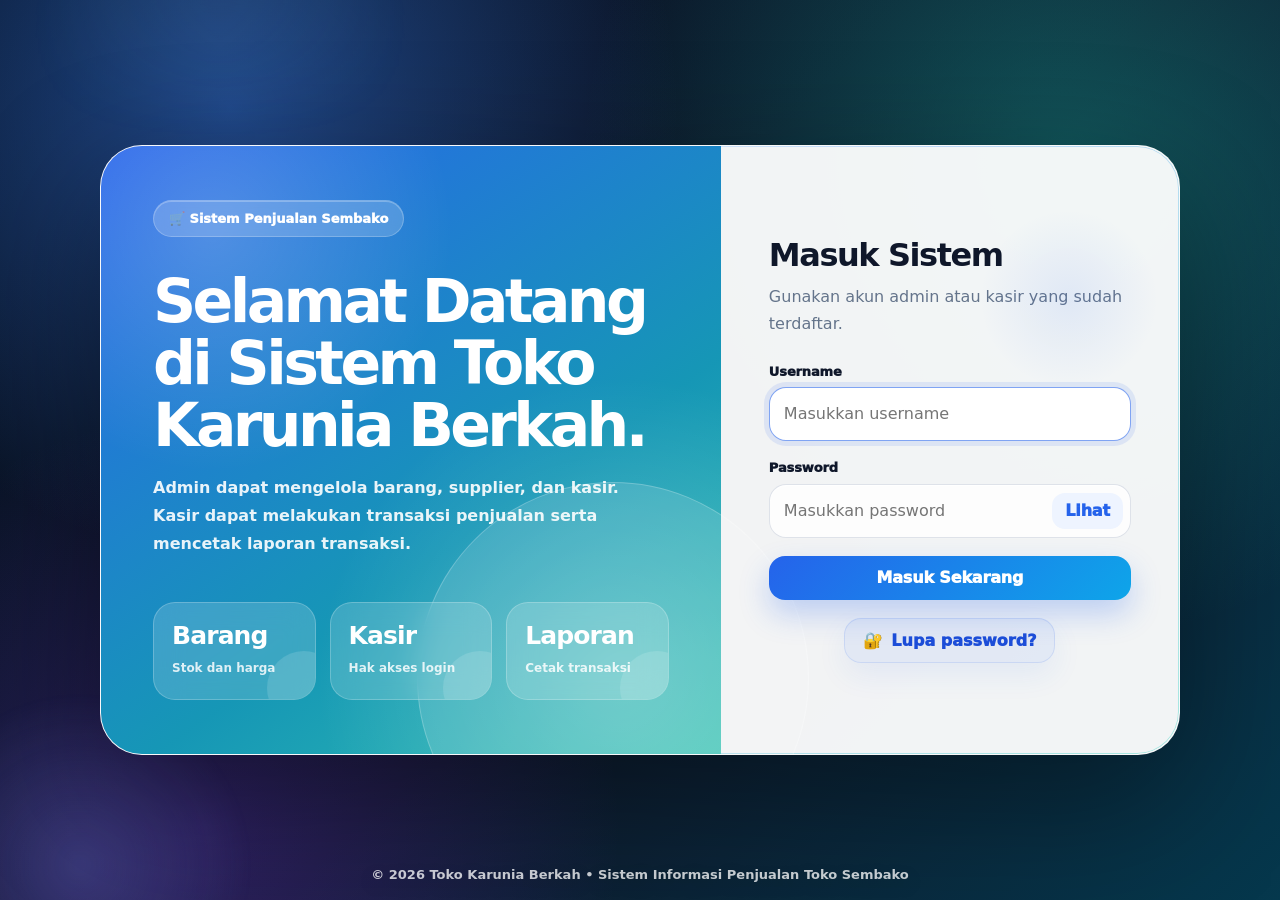
<file: laporan_detail_penjualan.html>
<!DOCTYPE html>
<html lang="id">
<head><meta charset="UTF-8"><meta name="viewport" content="width=1181, viewport-fit=cover"><title>Laporan Detail Transaksi | Sistem Informasi Penjualan Toko Sembako</title><style>
:root {
    --bg: #eef6ff;
    --bg-deep: #071528;
    --surface: rgba(255, 255, 255, .88);
    --surface-strong: #ffffff;
    --surface-soft: #f6faff;
    --ink: #0f172a;
    --muted: #64748b;
    --line: rgba(148, 163, 184, .30);
    --primary: #2563eb;
    --primary-dark: #1d4ed8;
    --cyan: #06b6d4;
    --teal: #14b8a6;
    --green: #16a34a;
    --red: #dc2626;
    --amber: #f59e0b;
    --purple: #7c3aed;
    --radius: 24px;
    --shadow: 0 28px 80px rgba(15, 23, 42, .13);
    --shadow-soft: 0 14px 36px rgba(15, 23, 42, .09);
    --blur: blur(18px);
}

* { box-sizing: border-box; }
html { scroll-behavior: smooth; }
body {
    margin: 0;
    min-height: 100vh;
    font-family: Inter, ui-sans-serif, system-ui, -apple-system, BlinkMacSystemFont, "Segoe UI", Arial, sans-serif;
    color: var(--ink);
    background:
        radial-gradient(circle at 8% 4%, rgba(37, 99, 235, .18), transparent 24rem),
        radial-gradient(circle at 92% 12%, rgba(20, 184, 166, .16), transparent 26rem),
        radial-gradient(circle at 60% 100%, rgba(124, 58, 237, .08), transparent 28rem),
        linear-gradient(135deg, #edf5ff 0%, #f8fbff 48%, #ecfff8 100%);
    overflow-x: hidden;
}
body::before {
    content: "";
    position: fixed;
    inset: 0;
    pointer-events: none;
    z-index: -3;
    background-image:
        linear-gradient(rgba(37, 99, 235, .045) 1px, transparent 1px),
        linear-gradient(90deg, rgba(37, 99, 235, .045) 1px, transparent 1px);
    background-size: 34px 34px;
    mask-image: linear-gradient(to bottom, rgba(0, 0, 0, .72), transparent 74%);
}
body::after {
    content: "";
    position: fixed;
    width: 520px;
    height: 520px;
    right: -230px;
    bottom: -235px;
    border-radius: 999px;
    background: radial-gradient(circle, rgba(14, 165, 233, .18), transparent 68%);
    filter: blur(3px);
    animation: auroraFloat 13s ease-in-out infinite alternate;
    pointer-events: none;
    z-index: -2;
}

a { color: inherit; text-decoration: none; }
button, input, select, textarea { font: inherit; }
img { max-width: 100%; }

/* LOGIN */
.login-page {
    display: grid;
    place-items: center;
    min-height: 100vh;
    padding: 32px;
    background:
        radial-gradient(circle at 18% 12%, rgba(59, 130, 246, .48), transparent 28rem),
        radial-gradient(circle at 83% 18%, rgba(20, 184, 166, .38), transparent 30rem),
        radial-gradient(circle at 16% 92%, rgba(124, 58, 237, .28), transparent 26rem),
        linear-gradient(135deg, #061225 0%, #0f172a 54%, #05384d 100%);
    overflow: hidden;
}
.login-page::before,
.login-page::after {
    content: "";
    position: fixed;
    border-radius: 999px;
    pointer-events: none;
    opacity: .9;
}
.login-page::before {
    width: 440px;
    height: 440px;
    top: -175px;
    right: -135px;
    background: radial-gradient(circle, rgba(125, 211, 252, .30), transparent 64%);
    animation: orbMove 10s ease-in-out infinite alternate;
}
.login-page::after {
    width: 380px;
    height: 380px;
    bottom: -155px;
    left: -110px;
    background: radial-gradient(circle, rgba(129, 140, 248, .28), transparent 65%);
    animation: orbMove 11s ease-in-out infinite alternate-reverse;
}
.login-card {
    width: min(1080px, 100%);
    min-height: 610px;
    display: grid;
    grid-template-columns: 1.15fr .85fr;
    position: relative;
    overflow: hidden;
    z-index: 1;
    border-radius: 38px;
    background: rgba(255, 255, 255, .95);
    border: 1px solid rgba(255, 255, 255, .42);
    box-shadow: 0 40px 120px rgba(0, 0, 0, .36);
    animation: cardReveal .82s cubic-bezier(.2, .8, .2, 1) both;
}
.login-card::before {
    content: "";
    position: absolute;
    inset: 0;
    padding: 1px;
    border-radius: inherit;
    background: linear-gradient(135deg, rgba(255, 255, 255, .85), rgba(96, 165, 250, .38), rgba(45, 212, 191, .38));
    mask: linear-gradient(#000 0 0) content-box, linear-gradient(#000 0 0);
    mask-composite: exclude;
    pointer-events: none;
}
.login-hero {
    position: relative;
    display: flex;
    flex-direction: column;
    justify-content: space-between;
    padding: 54px 52px;
    color: #fff;
    background:
        radial-gradient(circle at 78% 88%, rgba(255, 255, 255, .22), transparent 18rem),
        linear-gradient(145deg, rgba(37, 99, 235, .98), rgba(14, 116, 144, .94));
    isolation: isolate;
}
.login-hero::before {
    content: "";
    position: absolute;
    inset: 0;
    z-index: -1;
    background: linear-gradient(110deg, transparent 0%, rgba(255, 255, 255, .16) 44%, transparent 72%);
    transform: translateX(-120%);
    animation: shine 6s ease-in-out infinite;
}
.login-hero::after {
    content: "";
    position: absolute;
    right: -88px;
    bottom: -120px;
    width: 390px;
    height: 390px;
    border-radius: 50%;
    background: rgba(255, 255, 255, .13);
    border: 1px solid rgba(255, 255, 255, .22);
}
.login-badge {
    display: inline-flex;
    align-items: center;
    gap: 8px;
    width: fit-content;
    padding: 10px 15px;
    border-radius: 999px;
    background: rgba(255, 255, 255, .18);
    border: 1px solid rgba(255, 255, 255, .22);
    backdrop-filter: blur(12px);
    font-size: 13px;
    font-weight: 950;
    box-shadow: inset 0 1px 0 rgba(255, 255, 255, .26);
}
.login-hero h1 {
    max-width: 540px;
    margin: 34px 0 18px;
    font-size: clamp(38px, 5vw, 60px);
    line-height: 1.03;
    letter-spacing: -.06em;
}
.login-hero p {
    max-width: 470px;
    margin: 0;
    color: rgba(255, 255, 255, .9);
    line-height: 1.75;
    font-weight: 650;
}
.login-mini-cards {
    position: relative;
    z-index: 1;
    display: grid;
    grid-template-columns: repeat(3, minmax(0, 1fr));
    gap: 14px;
    margin-top: 38px;
}
.login-mini-cards div {
    position: relative;
    min-height: 98px;
    padding: 18px;
    overflow: hidden;
    border-radius: 22px;
    background: rgba(255, 255, 255, .16);
    border: 1px solid rgba(255, 255, 255, .22);
    backdrop-filter: blur(14px);
    transition: transform .25s ease, background .25s ease, border-color .25s ease;
}
.login-mini-cards div:hover {
    transform: translateY(-6px) scale(1.01);
    background: rgba(255, 255, 255, .23);
    border-color: rgba(255, 255, 255, .34);
}
.login-mini-cards div::after {
    content: "";
    position: absolute;
    right: -26px;
    bottom: -26px;
    width: 74px;
    height: 74px;
    border-radius: 50%;
    background: rgba(255, 255, 255, .13);
}
.login-mini-cards strong { display: block; margin-bottom: 7px; font-size: 25px; letter-spacing: -.035em; }
.login-mini-cards span { color: rgba(255, 255, 255, .84); font-size: 12px; font-weight: 750; }
.login-form-panel {
    position: relative;
    align-self: center;
    padding: 52px 48px;
}
.login-form-panel::before {
    content: "";
    position: absolute;
    width: 180px;
    height: 180px;
    right: 20px;
    top: 24px;
    border-radius: 50%;
    background: radial-gradient(circle, rgba(37, 99, 235, .09), transparent 70%);
    pointer-events: none;
}
.login-form-panel h2,
.forgot-card h1 {
    margin: 0 0 10px;
    font-size: 32px;
    line-height: 1.15;
    letter-spacing: -.045em;
}
.login-form-panel > p,
.forgot-card > p {
    margin: 0 0 26px;
    color: var(--muted);
    line-height: 1.68;
    font-weight: 520;
}
.forgot-login-box { margin-top: 18px; text-align: center; }
.forgot-login-box a {
    display: inline-flex;
    align-items: center;
    justify-content: center;
    gap: 8px;
    color: #1d4ed8;
    font-weight: 950;
    padding: 12px 18px;
    border-radius: 17px;
    background: rgba(37, 99, 235, .08);
    border: 1px solid rgba(37, 99, 235, .10);
    transition: .25s ease;
}
.forgot-login-box a::before { content: "🔐"; }
.forgot-login-box a:hover { background: rgba(37, 99, 235, .15); transform: translateY(-2px); }
.forgot-page {
    min-height: 100vh;
    display: grid;
    place-items: center;
    padding: 28px;
    background:
        radial-gradient(circle at 20% 10%, rgba(59, 130, 246, .34), transparent 24rem),
        radial-gradient(circle at 80% 90%, rgba(20, 184, 166, .28), transparent 25rem),
        linear-gradient(135deg, #071225, #0f172a);
}
.forgot-card {
    width: min(500px, 100%);
    padding: 36px;
    border-radius: 30px;
    background: rgba(255, 255, 255, .96);
    border: 1px solid rgba(255, 255, 255, .55);
    box-shadow: 0 34px 100px rgba(0, 0, 0, .30);
    animation: cardReveal .65s ease both;
}

/* FORM & BUTTON */
.form-group { margin-bottom: 15px; }
label {
    display: block;
    margin-bottom: 8px;
    color: #172033;
    font-size: 13px;
    font-weight: 950;
    letter-spacing: -.01em;
}
input, select, textarea {
    width: 100%;
    min-height: 47px;
    padding: 12px 14px;
    border: 1px solid #d8e2ef;
    border-radius: 16px;
    background: rgba(255, 255, 255, .88);
    color: var(--ink);
    outline: none;
    transition: border-color .2s ease, box-shadow .2s ease, transform .2s ease, background .2s ease;
}
textarea { min-height: 92px; resize: vertical; }
input:focus, select:focus, textarea:focus {
    border-color: rgba(37, 99, 235, .66);
    box-shadow: 0 0 0 5px rgba(37, 99, 235, .12);
    background: #fff;
    transform: translateY(-1px);
}
.password-wrap { position: relative; }
.password-wrap input { padding-right: 86px; }
.password-toggle {
    position: absolute;
    right: 8px;
    top: 50%;
    transform: translateY(-50%);
    min-height: 36px;
    width: auto;
    padding: 8px 13px;
    border-radius: 13px;
    background: #eef4ff;
    color: var(--primary);
    box-shadow: none;
}
button, .btn {
    position: relative;
    display: inline-flex;
    align-items: center;
    justify-content: center;
    gap: 8px;
    min-height: 44px;
    padding: 11px 17px;
    border: 0;
    border-radius: 16px;
    color: #fff;
    cursor: pointer;
    overflow: hidden;
    background: linear-gradient(135deg, #2563eb, #0ea5e9);
    box-shadow: 0 14px 30px rgba(37, 99, 235, .26);
    font-weight: 950;
    transition: transform .2s ease, box-shadow .2s ease, filter .2s ease;
}
button::after, .btn::after {
    content: "";
    position: absolute;
    inset: 0;
    background: linear-gradient(110deg, transparent, rgba(255, 255, 255, .28), transparent);
    transform: translateX(-120%);
    transition: transform .6s ease;
}
button:hover, .btn:hover { transform: translateY(-3px); box-shadow: 0 18px 38px rgba(37, 99, 235, .33); }
button:hover::after, .btn:hover::after { transform: translateX(120%); }
button:active, .btn:active { transform: translateY(0); }
.btn-secondary { background: linear-gradient(135deg, #475569, #64748b); box-shadow: 0 14px 30px rgba(71, 85, 105, .20); }
.btn-danger { background: linear-gradient(135deg, #dc2626, #f43f5e); box-shadow: 0 14px 30px rgba(220, 38, 38, .22); }
.btn-print { background: linear-gradient(135deg, #16a34a, #22c55e); box-shadow: 0 14px 30px rgba(22, 163, 74, .22); }
.btn-ghost { background: #eef4ff; color: var(--primary); box-shadow: none; }
.alert {
    margin-bottom: 16px;
    padding: 14px 15px;
    border-radius: 18px;
    border: 1px solid transparent;
    font-weight: 850;
    animation: slideUp .45s ease both;
}
.alert-error { background: #fff1f2; color: #991b1b; border-color: #fecdd3; }
.alert-success { background: #ecfdf5; color: #166534; border-color: #bbf7d0; }

/* APP LAYOUT: sidebar dan topbar tidak ikut saat halaman di-scroll */
.layout {
    display: block;
    min-height: 100vh;
}
.sidebar {
    position: fixed;
    top: 0;
    left: 0;
    bottom: 0;
    width: 304px;
    height: 100vh;
    min-height: 100vh;
    padding: 23px 18px;
    overflow-y: auto;
    overflow-x: hidden;
    color: #fff;
    background:
        radial-gradient(circle at 24% 0%, rgba(59, 130, 246, .34), transparent 18rem),
        radial-gradient(circle at 90% 80%, rgba(20, 184, 166, .22), transparent 18rem),
        linear-gradient(180deg, rgba(15, 23, 42, .99), rgba(9, 30, 55, .99));
    box-shadow: 18px 0 50px rgba(15, 23, 42, .14);
    z-index: 2;
}
.brand {
    display: flex;
    align-items: center;
    gap: 12px;
    padding-bottom: 18px;
    margin-bottom: 18px;
    border-bottom: 1px solid rgba(255, 255, 255, .10);
}
.brand-logo {
    width: 52px;
    height: 52px;
    display: grid;
    place-items: center;
    border-radius: 19px;
    background: linear-gradient(135deg, #38bdf8, #2563eb 56%, #14b8a6);
    box-shadow: 0 16px 38px rgba(37, 99, 235, .38);
    font-weight: 950;
    letter-spacing: -.05em;
    animation: pulseLogo 3.8s ease-in-out infinite;
}
.brand h2 { margin: 0; font-size: 20px; letter-spacing: -.04em; }
.brand span { display: block; margin-top: 2px; color: #93c5fd; font-size: 12px; font-weight: 850; }
.userbox {
    display: flex;
    align-items: center;
    gap: 12px;
    margin-bottom: 18px;
    padding: 15px;
    border-radius: 23px;
    background: rgba(255, 255, 255, .085);
    border: 1px solid rgba(255, 255, 255, .12);
    backdrop-filter: blur(14px);
    box-shadow: inset 0 1px 0 rgba(255, 255, 255, .07);
}
.avatar {
    width: 46px;
    height: 46px;
    display: grid;
    place-items: center;
    border-radius: 17px;
    background: linear-gradient(135deg, #e0f2fe, #bfdbfe);
    color: #1d4ed8;
    font-weight: 950;
    box-shadow: inset 0 1px 0 rgba(255, 255, 255, .75);
}
.userbox strong { display: block; font-size: 14px; }
.userbox span { display: block; margin-top: 2px; color: #93c5fd; font-size: 12px; font-weight: 950; }
.sidebar-nav { display: grid; gap: 8px; }
.sidebar-nav a, .logout {
    display: flex;
    align-items: center;
    gap: 11px;
    min-height: 45px;
    padding: 12px 13px;
    border-radius: 17px;
    color: #dbeafe;
    font-size: 14px;
    font-weight: 880;
    position: relative;
    transition: transform .20s ease, background .20s ease, color .20s ease;
}
.sidebar-nav a span, .logout span { width: 22px; text-align: center; filter: drop-shadow(0 5px 9px rgba(0, 0, 0, .20)); }
.sidebar-nav a::before {
    content: "";
    position: absolute;
    inset: 0;
    border-radius: inherit;
    background: linear-gradient(135deg, rgba(255, 255, 255, .16), rgba(255, 255, 255, .055));
    opacity: 0;
    transition: opacity .20s ease;
}
.sidebar-nav a:hover, .sidebar-nav a.active { color: #fff; transform: translateX(5px); }
.sidebar-nav a:hover::before, .sidebar-nav a.active::before { opacity: 1; }
.sidebar-nav a.active { box-shadow: inset 4px 0 0 #60a5fa, 0 14px 30px rgba(2, 8, 23, .12); }
.logout {
    margin-top: 20px;
    background: rgba(220, 38, 38, .17);
    border: 1px solid rgba(248, 113, 113, .24);
    color: #fecaca;
}
.logout:hover { background: rgba(220, 38, 38, .27); color: #fff; transform: translateX(5px); }
.content {
    width: calc(100% - 304px);
    min-height: 100vh;
    margin-left: 304px;
    padding: 30px;
}
.topbar {
    position: static;
    top: auto;
    z-index: 1;
    display: flex;
    align-items: center;
    justify-content: space-between;
    gap: 16px;
    min-height: 104px;
    padding: 22px 24px;
    margin-bottom: 24px;
    border-radius: 30px;
    overflow: hidden;
    background:
        linear-gradient(135deg, rgba(255, 255, 255, .90), rgba(255, 255, 255, .70)),
        radial-gradient(circle at 95% 20%, rgba(20, 184, 166, .16), transparent 18rem);
    border: 1px solid rgba(255, 255, 255, .76);
    backdrop-filter: var(--blur);
    box-shadow: var(--shadow-soft);
    animation: slideDown .48s ease both;
}
.topbar::after {
    content: "";
    position: absolute;
    right: -70px;
    top: -90px;
    width: 240px;
    height: 240px;
    border-radius: 999px;
    background: radial-gradient(circle, rgba(37, 99, 235, .10), transparent 67%);
    pointer-events: none;
}
.topbar h1 { margin: 0; font-size: 30px; letter-spacing: -.05em; }
.eyebrow {
    margin: 0 0 5px;
    color: var(--primary);
    font-size: 12px;
    font-weight: 950;
    text-transform: uppercase;
    letter-spacing: .14em;
}
.topbar-right { position: relative; z-index: 1; display: flex; align-items: center; gap: 10px; flex-wrap: wrap; justify-content: flex-end; }
.date-pill, .role-pill, .clock-pill {
    display: inline-flex;
    align-items: center;
    gap: 7px;
    min-height: 39px;
    padding: 10px 13px;
    border-radius: 999px;
    font-size: 12px;
    font-weight: 950;
    white-space: nowrap;
    border: 1px solid rgba(255, 255, 255, .72);
}
.date-pill { background: #eff6ff; color: #1d4ed8; }
.role-pill { background: #ecfdf5; color: #047857; }
.clock-pill { background: #f5f3ff; color: #6d28d9; }
.date-pill::before { content: "📅"; }
.role-pill::before { content: "🔑"; }
.clock-pill::before { content: "⏱"; }
.page-title {
    display: flex;
    align-items: center;
    justify-content: space-between;
    gap: 16px;
    margin-bottom: 18px;
    animation: slideUp .48s ease both;
}
.page-title h1 { margin: 0; font-size: 27px; letter-spacing: -.045em; }

.card {
    position: relative;
    margin-bottom: 22px;
    padding: 23px;
    border-radius: var(--radius);
    background: var(--surface);
    border: 1px solid rgba(255, 255, 255, .72);
    box-shadow: var(--shadow-soft);
    backdrop-filter: var(--blur);
    animation: slideUp .52s ease both;
}
.card::before {
    content: "";
    position: absolute;
    inset: 0;
    border-radius: inherit;
    background: linear-gradient(135deg, rgba(255, 255, 255, .58), transparent 47%);
    pointer-events: none;
}
.card > * { position: relative; }
.card h2 { margin: 0 0 16px; font-size: 21px; letter-spacing: -.035em; }
.grid { display: grid; grid-template-columns: repeat(2, minmax(0, 1fr)); gap: 15px; }
.grid-3 { display: grid; grid-template-columns: repeat(3, minmax(0, 1fr)); gap: 15px; }

/* DASHBOARD */
.dashboard-hero {
    position: relative;
    overflow: hidden;
    display: grid;
    grid-template-columns: 1.3fr .7fr;
    gap: 20px;
    align-items: center;
    min-height: 160px;
    margin-bottom: 20px;
    padding: 26px;
    border-radius: 30px;
    color: #fff;
    background:
        radial-gradient(circle at 92% 22%, rgba(255,255,255,.24), transparent 15rem),
        linear-gradient(135deg, #2563eb, #0891b2 64%, #14b8a6);
    box-shadow: 0 28px 70px rgba(37, 99, 235, .24);
    animation: slideUp .55s ease both;
}
.dashboard-hero::after {
    content: "";
    position: absolute;
    right: -90px;
    bottom: -130px;
    width: 330px;
    height: 330px;
    border-radius: 50%;
    background: rgba(255,255,255,.12);
    border: 1px solid rgba(255,255,255,.18);
}
.dashboard-hero h2 { position: relative; z-index: 1; margin: 0 0 10px; font-size: 32px; letter-spacing: -.055em; }
.dashboard-hero p { position: relative; z-index: 1; max-width: 680px; margin: 0; color: rgba(255,255,255,.88); line-height: 1.72; font-weight: 650; }
.hero-kpi { position: relative; z-index: 1; display: grid; gap: 10px; }
.hero-kpi div {
    padding: 14px 15px;
    border-radius: 20px;
    background: rgba(255,255,255,.16);
    border: 1px solid rgba(255,255,255,.22);
    backdrop-filter: blur(14px);
}
.hero-kpi span { display: block; color: rgba(255,255,255,.78); font-size: 12px; font-weight: 850; }
.hero-kpi strong { display: block; margin-top: 3px; font-size: 20px; letter-spacing: -.035em; }
.stats {
    display: grid;
    grid-template-columns: repeat(4, minmax(0, 1fr));
    gap: 18px;
    margin-bottom: 22px;
}
.stat {
    position: relative;
    min-height: 144px;
    padding: 22px;
    overflow: hidden;
    border-radius: 26px;
    background: linear-gradient(150deg, rgba(255,255,255,.96), rgba(248,251,255,.88));
    border: 1px solid rgba(255,255,255,.76);
    box-shadow: var(--shadow-soft);
    animation: statPop .55s ease both;
    transition: transform .25s ease, box-shadow .25s ease;
}
.stat:hover { transform: translateY(-6px); box-shadow: 0 24px 54px rgba(15, 23, 42, .13); }
.stat:nth-child(1) { animation-delay: .03s; }
.stat:nth-child(2) { animation-delay: .08s; }
.stat:nth-child(3) { animation-delay: .13s; }
.stat:nth-child(4) { animation-delay: .18s; }
.stat::before {
    content: "";
    position: absolute;
    right: -44px;
    top: -48px;
    width: 140px;
    height: 140px;
    border-radius: 50%;
    background: rgba(37, 99, 235, .10);
}
.stat::after {
    content: "📌";
    position: absolute;
    right: 18px;
    top: 18px;
    width: 48px;
    height: 48px;
    display: grid;
    place-items: center;
    border-radius: 18px;
    background: #eff6ff;
    font-size: 22px;
    box-shadow: inset 0 1px 0 rgba(255,255,255,.85);
}
.stat:nth-child(1)::after { content: "📦"; }
.stat:nth-child(2)::after { content: "🚚"; background: #ecfeff; }
.stat:nth-child(3)::after { content: "👤"; background: #f5f3ff; }
.stat:nth-child(4)::after { content: "💰"; background: #ecfdf5; }
.stat h3 {
    margin: 0 0 14px;
    color: var(--muted);
    font-size: 12px;
    font-weight: 950;
    text-transform: uppercase;
    letter-spacing: .08em;
}
.stat p {
    position: relative;
    z-index: 1;
    margin: 0;
    font-size: 28px;
    font-weight: 950;
    letter-spacing: -.045em;
}
.dashboard-grid {
    display: grid;
    grid-template-columns: minmax(0, 1fr) 340px;
    gap: 20px;
}
.quick-actions { display: grid; gap: 12px; }
.quick-actions a {
    display: flex;
    align-items: center;
    justify-content: space-between;
    gap: 12px;
    padding: 15px;
    border-radius: 20px;
    background: #fff;
    border: 1px solid rgba(148, 163, 184, .22);
    box-shadow: 0 10px 24px rgba(15, 23, 42, .06);
    font-weight: 950;
    transition: transform .22s ease, box-shadow .22s ease, border-color .22s ease;
}
.quick-actions a:hover { transform: translateY(-4px); box-shadow: 0 18px 40px rgba(37, 99, 235, .12); border-color: rgba(37, 99, 235, .25); }
.quick-actions span { color: var(--muted); font-size: 12px; font-weight: 800; }

/* TABLE */
.table-tools {
    display: flex;
    align-items: center;
    justify-content: space-between;
    gap: 12px;
    margin: 0 0 14px;
    flex-wrap: wrap;
}
.table-search { max-width: 360px; background: rgba(255,255,255,.88); }
.table-count {
    color: var(--muted);
    font-size: 13px;
    font-weight: 950;
    padding: 8px 12px;
    background: rgba(248,250,252,.82);
    border: 1px solid var(--line);
    border-radius: 999px;
}
.table-wrap {
    width: 100%;
    overflow-x: auto;
    border-radius: 22px;
    border: 1px solid rgba(148, 163, 184, .25);
    background: #fff;
    box-shadow: inset 0 1px 0 rgba(255,255,255,.75);
}
.table-wrap::-webkit-scrollbar { height: 10px; }
.table-wrap::-webkit-scrollbar-thumb { background: #cbd5e1; border-radius: 999px; border: 3px solid #fff; }
table {
    width: 100%;
    min-width: 760px;
    border-collapse: collapse;
    background: #fff;
}
th, td {
    padding: 14px 13px;
    border-bottom: 1px solid #e8eef7;
    text-align: left;
    vertical-align: middle;
}
th {
    position: static;
    top: auto;
    z-index: auto;
    background: linear-gradient(180deg, #f8fbff, #eef5ff);
    color: #334155;
    font-size: 12px;
    font-weight: 950;
    text-transform: uppercase;
    letter-spacing: .06em;
    white-space: nowrap;
}
td { color: #334155; font-size: 14px; }
tbody tr { transition: background .16s ease, transform .16s ease, box-shadow .16s ease; }
tbody tr:hover { background: #f8fbff; transform: scale(1.002); box-shadow: 0 8px 24px rgba(15,23,42,.05); }
tbody tr.row-new { animation: rowIn .30s ease both; }
tfoot th { background: #f8fafc; color: var(--ink); }
.actions { display: flex; gap: 8px; flex-wrap: wrap; }
.actions .btn { padding: 9px 12px; border-radius: 13px; font-size: 13px; }
.badge {
    display: inline-flex;
    align-items: center;
    justify-content: center;
    padding: 6px 10px;
    border-radius: 999px;
    background: #eff6ff;
    color: #1d4ed8;
    font-size: 12px;
    font-weight: 950;
}
.report-header {
    text-align: center;
    margin-bottom: 18px;
    padding-bottom: 15px;
    border-bottom: 2px solid var(--line);
}
.report-header h2 { margin: 0 0 8px; }
.report-header p { margin: 4px 0; color: var(--muted); }
.filter { display: flex; align-items: end; gap: 11px; flex-wrap: wrap; }
.filter .form-group { min-width: 190px; margin-bottom: 0; }
#tabelItem { margin-top: 8px; }
#grandTotal { color: #047857; font-size: 18px; }

/* JS ENHANCEMENTS */
.app-loader {
    position: fixed;
    inset: 0;
    z-index: 9999;
    display: grid;
    place-items: center;
    background: linear-gradient(135deg, #061225, #0f172a 52%, #06394b);
    color: #fff;
    transition: opacity .45s ease, visibility .45s ease;
}
.app-loader.hide { opacity: 0; visibility: hidden; }
.loader-box { text-align: center; font-weight: 950; letter-spacing: -.02em; }
.loader-spinner {
    width: 48px;
    height: 48px;
    margin: 0 auto 14px;
    border-radius: 50%;
    border: 4px solid rgba(255,255,255,.15);
    border-top-color: #60a5fa;
    box-shadow: 0 0 30px rgba(96, 165, 250, .25);
    animation: spin .75s linear infinite;
}
.no-result-row td { text-align: center; color: var(--muted); font-weight: 850; padding: 28px 12px; }
.form-spotlight { box-shadow: 0 0 0 5px rgba(37,99,235,.10), var(--shadow-soft); }
.reveal-ready { opacity: 0; transform: translateY(18px); transition: opacity .55s ease, transform .55s ease; }
.reveal-ready.revealed { opacity: 1; transform: none; }

/* ANIMATION */
@keyframes cardReveal { from { opacity: 0; transform: translateY(24px) scale(.975); } to { opacity: 1; transform: none; } }
@keyframes slideUp { from { opacity: 0; transform: translateY(18px); } to { opacity: 1; transform: none; } }
@keyframes slideDown { from { opacity: 0; transform: translateY(-14px); } to { opacity: 1; transform: none; } }
@keyframes rowIn { from { opacity: 0; transform: translateY(8px); } to { opacity: 1; transform: none; } }
@keyframes statPop { from { opacity: 0; transform: translateY(18px) scale(.98); } to { opacity: 1; transform: none; } }
@keyframes orbMove { from { transform: translate3d(0,0,0) scale(1); } to { transform: translate3d(30px, 25px, 0) scale(1.07); } }
@keyframes auroraFloat { from { transform: translate(0,0) scale(1); } to { transform: translate(-36px, -24px) scale(1.09); } }
@keyframes shine { 0%, 42% { transform: translateX(-120%); } 62%, 100% { transform: translateX(120%); } }
@keyframes pulseLogo { 0%, 100% { transform: translateY(0); box-shadow: 0 16px 38px rgba(37,99,235,.38); } 50% { transform: translateY(-3px); box-shadow: 0 20px 48px rgba(20,184,166,.36); } }
@keyframes spin { to { transform: rotate(360deg); } }
@keyframes ripple { to { transform: scale(2.7); opacity: 0; } }


/* PREMIUM V6: dashboard compact table + footer copyright */
.transaksi-terbaru-card {
    overflow: hidden !important;
}

.transaksi-terbaru-card .table-tools {
    gap: 10px;
    margin-bottom: 12px;
}

.transaksi-terbaru-card .table-search {
    max-width: 320px;
    min-height: 44px;
}

.transaksi-terbaru-card .table-count {
    font-size: 12px;
    padding: 7px 11px;
}

.transaksi-terbaru-card .table-wrap {
    overflow-x: hidden !important;
}

.table-transaksi-dashboard {
    width: 100% !important;
    min-width: 0 !important;
    table-layout: fixed !important;
}

.table-transaksi-dashboard th,
.table-transaksi-dashboard td {
    padding: 11px 8px !important;
    font-size: 12.2px !important;
    line-height: 1.35 !important;
    white-space: normal !important;
    word-break: break-word !important;
}

.table-transaksi-dashboard th {
    font-size: 10.6px !important;
    letter-spacing: .045em !important;
}

.table-transaksi-dashboard th:nth-child(1),
.table-transaksi-dashboard td:nth-child(1) {
    width: 6%;
    text-align: center;
}

.table-transaksi-dashboard th:nth-child(2),
.table-transaksi-dashboard td:nth-child(2) {
    width: 23%;
}

.table-transaksi-dashboard th:nth-child(3),
.table-transaksi-dashboard td:nth-child(3) {
    width: 17%;
}

.table-transaksi-dashboard th:nth-child(4),
.table-transaksi-dashboard td:nth-child(4) {
    width: 13%;
}

.table-transaksi-dashboard th:nth-child(5),
.table-transaksi-dashboard td:nth-child(5),
.table-transaksi-dashboard th:nth-child(6),
.table-transaksi-dashboard td:nth-child(6),
.table-transaksi-dashboard th:nth-child(7),
.table-transaksi-dashboard td:nth-child(7) {
    width: 13.6%;
    white-space: nowrap !important;
}

.app-footer {
    margin: 26px 0 4px;
    padding: 18px 22px;
    display: flex;
    align-items: center;
    justify-content: space-between;
    gap: 14px;
    border-radius: 24px;
    background:
        linear-gradient(135deg, rgba(255,255,255,.88), rgba(255,255,255,.62)),
        radial-gradient(circle at 95% 20%, rgba(37,99,235,.12), transparent 16rem);
    border: 1px solid rgba(255,255,255,.74);
    box-shadow: 0 16px 42px rgba(15,23,42,.08);
    color: #475569;
    backdrop-filter: blur(16px);
}

.app-footer strong {
    display: block;
    color: #0f172a;
    font-size: 14px;
    letter-spacing: -.015em;
}

.app-footer span,
.app-footer p {
    margin: 0;
    color: #64748b;
    font-size: 12px;
    font-weight: 750;
}

.login-copyright {
    position: fixed;
    left: 50%;
    bottom: 18px;
    transform: translateX(-50%);
    width: calc(100% - 32px);
    text-align: center;
    color: rgba(255,255,255,.76);
    font-size: 13px;
    font-weight: 760;
    z-index: 2;
    text-shadow: 0 6px 18px rgba(0,0,0,.22);
}


/* PREMIUM V7: sidebar kiri dibuat diam, hanya konten kanan yang bergerak saat scroll */
.sidebar::-webkit-scrollbar {
    width: 7px;
}
.sidebar::-webkit-scrollbar-track {
    background: rgba(255, 255, 255, .04);
}
.sidebar::-webkit-scrollbar-thumb {
    background: rgba(147, 197, 253, .38);
    border-radius: 999px;
}
.sidebar::-webkit-scrollbar-thumb:hover {
    background: rgba(147, 197, 253, .62);
}
html, body {
    overflow-x: hidden;
}



/* PREMIUM V10: sidebar bisa dibuka dan ditutup */
.sidebar,
.content,
.sidebar-toggle {
    transition: transform .32s ease, margin-left .32s ease, width .32s ease, left .32s ease, box-shadow .32s ease;
}

.sidebar-toggle {
    position: fixed;
    left: 318px;
    top: 22px;
    z-index: 1200;
    width: 46px;
    height: 46px;
    display: inline-grid;
    place-items: center;
    border: 0;
    border-radius: 16px;
    color: #ffffff;
    background: linear-gradient(135deg, #2563eb, #0ea5e9);
    box-shadow: 0 18px 38px rgba(37, 99, 235, .28);
    font-size: 20px;
    line-height: 1;
    cursor: pointer;
}

.sidebar-toggle:hover {
    transform: translateY(-2px) scale(1.03);
    box-shadow: 0 22px 46px rgba(37, 99, 235, .36);
}

body.sidebar-collapsed .sidebar {
    transform: translateX(-104%);
    box-shadow: none;
}

body.sidebar-collapsed .content {
    margin-left: 0;
    width: 100%;
}

body.sidebar-collapsed .sidebar-toggle {
    left: 22px;
    background: linear-gradient(135deg, #0f172a, #2563eb);
}

body.sidebar-collapsed .content .topbar,
body.sidebar-collapsed .content .card,
body.sidebar-collapsed .content .page-title,
body.sidebar-collapsed .content .dashboard-hero,
body.sidebar-collapsed .content .stats,
body.sidebar-collapsed .content .dashboard-grid,
body.sidebar-collapsed .content .app-footer {
    animation-duration: .32s;
}

@media (max-width: 900px) {
    .sidebar-toggle {
        left: 18px;
        top: 18px;
    }

    .sidebar {
        position: fixed !important;
        width: 304px;
        height: 100vh;
        min-height: 100vh;
        border-radius: 0 28px 28px 0;
        transform: translateX(-104%);
        z-index: 1100;
        overflow-y: auto;
    }

    body:not(.sidebar-collapsed) .sidebar {
        transform: translateX(0);
    }

    .content {
        width: 100% !important;
        margin-left: 0 !important;
        padding-top: 78px;
    }
}

@media print {
    body { background: #fff; color: #000; }
    body::before, body::after, .sidebar, .topbar, .no-print, .table-tools, .app-loader { display: none !important; }
    .content { width: 100%; margin: 0; padding: 0; }
    .card { box-shadow: none; border: 0; border-radius: 0; padding: 0; background: #fff; }
    .card::before { display: none; }
    .page-title { display: none; }
    table { min-width: 0; }
    th, td { border: 1px solid #000; color: #000; }
}

@media (max-width: 1100px) {
    .stats { grid-template-columns: repeat(2, minmax(0, 1fr)); }
    .dashboard-grid { grid-template-columns: 1fr; }
    .dashboard-hero { grid-template-columns: 1fr; }
}
@media (max-width: 900px) {
    .login-card { grid-template-columns: 1fr; }
    .login-hero { min-height: 420px; }
    .layout { display: block; }
    .sidebar {
        position: static;
        width: 100%;
        height: auto;
        min-height: auto;
        border-radius: 0 0 30px 30px;
        overflow: visible;
    }
    .content {
        width: 100%;
        margin-left: 0;
        padding: 18px;
    }
    .topbar { align-items: flex-start; flex-direction: column; }
    .grid, .grid-3 { grid-template-columns: 1fr; }
}
@media (max-width: 640px) {
    .app-footer { align-items: flex-start; flex-direction: column; }
    .login-copyright { position: static; transform: none; margin-top: 18px; }
    .login-page, .forgot-page { padding: 16px; }
    .login-card { border-radius: 28px; }
    .login-hero, .login-form-panel { padding: 32px 24px; }
    .login-mini-cards { grid-template-columns: 1fr; }
    .stats { grid-template-columns: 1fr; }
    .page-title { align-items: flex-start; flex-direction: column; }
    .card { padding: 17px; }
    .filter { align-items: stretch; }
    .filter .form-group { width: 100%; }
    button, .btn { width: auto; }
}

@media (prefers-reduced-motion: reduce) {
    *, *::before, *::after { animation: none !important; transition: none !important; scroll-behavior: auto !important; }
}

/* Mobile override untuk sidebar collapse, ditaruh di akhir agar menang dari aturan responsive lama */
@media (max-width: 900px) {
    .sidebar-toggle {
        position: fixed;
        display: inline-grid;
        left: 18px;
        top: 18px;
        z-index: 1200;
    }

    .sidebar {
        position: fixed !important;
        top: 0;
        left: 0;
        bottom: 0;
        width: 304px !important;
        height: 100vh !important;
        min-height: 100vh !important;
        border-radius: 0 28px 28px 0 !important;
        overflow-y: auto !important;
        transform: translateX(-104%);
        z-index: 1100;
    }

    body:not(.sidebar-collapsed) .sidebar {
        transform: translateX(0);
    }

    body.sidebar-collapsed .sidebar {
        transform: translateX(-104%);
    }

    .content,
    body.sidebar-collapsed .content {
        width: 100% !important;
        margin-left: 0 !important;
        padding: 78px 18px 18px !important;
    }
}


/* PREMIUM V11: tombol buka/tutup sidebar dirapikan di dalam header, tidak menabrak judul */
.topbar {
    align-items: center;
    padding: 20px 24px;
}

.topbar-left {
    position: relative;
    z-index: 2;
    display: flex;
    align-items: center;
    gap: 16px;
    min-width: 0;
}

.topbar-title {
    min-width: 0;
}

.topbar-title h1 {
    white-space: normal;
    overflow-wrap: anywhere;
}

.sidebar-toggle,
body.sidebar-collapsed .sidebar-toggle {
    position: relative !important;
    left: auto !important;
    top: auto !important;
    z-index: 3;
    flex: 0 0 54px;
    width: 54px;
    height: 54px;
    min-height: 54px;
    padding: 0;
    display: inline-grid;
    place-items: center;
    border-radius: 20px;
    border: 1px solid rgba(255, 255, 255, .72);
    color: #ffffff;
    background:
        linear-gradient(135deg, #1d4ed8 0%, #2563eb 48%, #0ea5e9 100%);
    box-shadow:
        0 18px 38px rgba(37, 99, 235, .24),
        inset 0 1px 0 rgba(255, 255, 255, .28);
    font-size: 0;
    line-height: 1;
    cursor: pointer;
    transform: none;
}

.sidebar-toggle::before {
    content: "";
    position: absolute;
    inset: 8px;
    border-radius: 15px;
    background: rgba(255, 255, 255, .12);
    opacity: .95;
    transition: opacity .25s ease, transform .25s ease;
}

.sidebar-toggle .toggle-icon {
    position: relative;
    z-index: 1;
    display: grid;
    place-items: center;
    width: 28px;
    height: 28px;
    color: #fff;
    font-size: 27px;
    font-weight: 950;
    line-height: 1;
    transform: translateY(-1px);
}

body.sidebar-collapsed .sidebar-toggle {
    background:
        linear-gradient(135deg, #0f172a 0%, #1d4ed8 58%, #0ea5e9 100%);
}

body.sidebar-collapsed .sidebar-toggle .toggle-icon {
    font-size: 26px;
    transform: none;
}

.sidebar-toggle:hover,
body.sidebar-collapsed .sidebar-toggle:hover {
    transform: translateY(-2px) scale(1.02);
    box-shadow:
        0 22px 46px rgba(37, 99, 235, .32),
        inset 0 1px 0 rgba(255, 255, 255, .30);
}

.sidebar-toggle:hover::before {
    opacity: 1;
    transform: scale(.94);
}

body:not(.sidebar-collapsed) .content {
    width: calc(100% - 304px);
    margin-left: 304px;
}

body.sidebar-collapsed .content {
    width: 100% !important;
    margin-left: 0 !important;
}

body.sidebar-collapsed .topbar {
    border-color: rgba(37, 99, 235, .16);
    box-shadow: 0 22px 55px rgba(37, 99, 235, .09);
}

body.sidebar-collapsed .topbar-left::after {
    content: "Menu penuh aktif";
    display: inline-flex;
    align-items: center;
    min-height: 31px;
    padding: 7px 11px;
    border-radius: 999px;
    background: rgba(37, 99, 235, .08);
    color: #1d4ed8;
    font-size: 11px;
    font-weight: 950;
    white-space: nowrap;
}

/* Dashboard V11: ringkasan lebih ringkas dan tetap menghitung data hari berjalan */
.dashboard-hero p {
    max-width: 730px;
}

@media (max-width: 900px) {
    .topbar {
        padding: 18px;
        border-radius: 26px;
    }

    .topbar-left {
        gap: 12px;
        width: 100%;
    }

    .sidebar-toggle,
    body.sidebar-collapsed .sidebar-toggle {
        position: relative !important;
        left: auto !important;
        top: auto !important;
        flex-basis: 50px;
        width: 50px;
        height: 50px;
        min-height: 50px;
        border-radius: 18px;
    }

    .topbar h1 {
        font-size: 26px;
    }

    .content,
    body.sidebar-collapsed .content {
        padding-top: 18px !important;
    }

    body.sidebar-collapsed .topbar-left::after {
        display: none;
    }
}

@media (max-width: 520px) {
    .topbar-left {
        align-items: flex-start;
    }

    .sidebar-toggle,
    body.sidebar-collapsed .sidebar-toggle {
        flex-basis: 46px;
        width: 46px;
        height: 46px;
        min-height: 46px;
        border-radius: 16px;
    }

    .sidebar-toggle .toggle-icon {
        font-size: 24px;
    }
}

/* PREMIUM V12: data barang berurutan dan tampilan inventory lebih menarik */
.page-title-inventory {
    align-items: flex-end;
}
.page-subtitle {
    margin: 7px 0 0;
    color: var(--muted);
    font-size: 14px;
    font-weight: 650;
}
.inventory-hero {
    position: relative;
    overflow: hidden;
    display: grid;
    grid-template-columns: minmax(0, 1.05fr) minmax(360px, .95fr);
    gap: 20px;
    align-items: stretch;
    margin-bottom: 22px;
    padding: 26px;
    border-radius: 32px;
    color: #fff;
    background:
        radial-gradient(circle at 92% 18%, rgba(255,255,255,.28), transparent 16rem),
        radial-gradient(circle at 16% 110%, rgba(255,255,255,.18), transparent 18rem),
        linear-gradient(135deg, #1d4ed8 0%, #0891b2 62%, #14b8a6 100%);
    box-shadow: 0 28px 70px rgba(37, 99, 235, .22);
    animation: slideUp .54s ease both;
}
.inventory-hero::before {
    content: "";
    position: absolute;
    inset: 0;
    background: linear-gradient(110deg, transparent 0%, rgba(255,255,255,.16) 42%, transparent 72%);
    transform: translateX(-120%);
    animation: shine 7s ease-in-out infinite;
}
.inventory-hero::after {
    content: "";
    position: absolute;
    right: -105px;
    bottom: -145px;
    width: 360px;
    height: 360px;
    border-radius: 50%;
    background: rgba(255,255,255,.12);
    border: 1px solid rgba(255,255,255,.18);
}
.inventory-hero-copy,
.inventory-mini-stats {
    position: relative;
    z-index: 1;
}
.inventory-badge {
    display: inline-flex;
    width: fit-content;
    align-items: center;
    gap: 8px;
    margin-bottom: 20px;
    padding: 9px 14px;
    border-radius: 999px;
    background: rgba(255,255,255,.17);
    border: 1px solid rgba(255,255,255,.22);
    color: rgba(255,255,255,.92);
    font-size: 12px;
    font-weight: 950;
    backdrop-filter: blur(12px);
}
.inventory-hero h2 {
    margin: 0 0 12px;
    max-width: 640px;
    font-size: clamp(30px, 3.2vw, 42px);
    line-height: 1.08;
    letter-spacing: -.06em;
}
.inventory-hero p {
    margin: 0;
    max-width: 690px;
    color: rgba(255,255,255,.88);
    line-height: 1.7;
    font-weight: 680;
}
.inventory-mini-stats {
    display: grid;
    grid-template-columns: repeat(2, minmax(0, 1fr));
    gap: 12px;
}
.inventory-mini-stats div {
    min-height: 105px;
    padding: 18px;
    border-radius: 24px;
    background: rgba(255,255,255,.16);
    border: 1px solid rgba(255,255,255,.24);
    backdrop-filter: blur(16px);
    box-shadow: inset 0 1px 0 rgba(255,255,255,.25);
}
.inventory-mini-stats span {
    display: block;
    color: rgba(255,255,255,.76);
    font-size: 12px;
    font-weight: 900;
    text-transform: uppercase;
    letter-spacing: .08em;
}
.inventory-mini-stats strong {
    display: block;
    margin-top: 9px;
    color: #fff;
    font-size: 25px;
    line-height: 1.2;
    letter-spacing: -.045em;
}
.inventory-form-card,
.inventory-table-card {
    overflow: hidden;
}
.inventory-form-card::after,
.inventory-table-card::after {
    content: "";
    position: absolute;
    width: 220px;
    height: 220px;
    right: -95px;
    top: -98px;
    border-radius: 50%;
    background: radial-gradient(circle, rgba(37,99,235,.09), transparent 67%);
    pointer-events: none;
}
.section-head {
    position: relative;
    z-index: 1;
    display: flex;
    align-items: flex-start;
    justify-content: space-between;
    gap: 16px;
    margin-bottom: 18px;
}
.section-head h2 {
    margin: 5px 0 0;
    font-size: 23px;
    letter-spacing: -.045em;
}
.section-kicker {
    color: var(--primary);
    font-size: 11px;
    font-weight: 950;
    letter-spacing: .13em;
    text-transform: uppercase;
}
.next-code-pill,
.sort-info-pill {
    display: inline-flex;
    align-items: center;
    min-height: 40px;
    padding: 10px 14px;
    border-radius: 999px;
    background: #eff6ff;
    color: #1e3a8a;
    border: 1px solid rgba(37, 99, 235, .16);
    box-shadow: 0 10px 24px rgba(37, 99, 235, .08);
    font-size: 12px;
    font-weight: 900;
    white-space: nowrap;
}
.next-code-pill strong {
    margin-left: 5px;
    color: #1d4ed8;
}
.sort-info-pill {
    background: #ecfdf5;
    color: #047857;
    border-color: rgba(16, 185, 129, .20);
}
.inventory-form-grid {
    align-items: start;
}
.readonly-code {
    color: #1d4ed8 !important;
    background: linear-gradient(135deg, #eff6ff, #f8fbff) !important;
    border-color: rgba(37, 99, 235, .24) !important;
    font-weight: 950 !important;
    letter-spacing: .04em;
    cursor: not-allowed;
}
.field-hint {
    display: block;
    margin-top: 8px;
    color: var(--muted);
    font-size: 12px;
    font-weight: 700;
}
.form-actions-premium {
    display: flex;
    align-items: center;
    gap: 10px;
    margin-top: 4px;
    flex-wrap: wrap;
}
.inventory-table-card .table-tools {
    margin-top: 4px;
}
.inventory-table {
    min-width: 0 !important;
    table-layout: fixed;
}
.inventory-table th,
.inventory-table td {
    padding: 13px 12px;
}
.inventory-table th:nth-child(1),
.inventory-table td:nth-child(1) { width: 56px; }
.inventory-table th:nth-child(2),
.inventory-table td:nth-child(2) { width: 108px; }
.inventory-table th:nth-child(3),
.inventory-table td:nth-child(3) { width: 25%; }
.inventory-table th:nth-child(4),
.inventory-table td:nth-child(4) { width: 18%; }
.inventory-table th:nth-child(5),
.inventory-table td:nth-child(5) { width: 95px; }
.inventory-table th:nth-child(6),
.inventory-table td:nth-child(6) { width: 145px; }
.inventory-table th:nth-child(7),
.inventory-table td:nth-child(7) { width: 92px; }
.inventory-table th:nth-child(8),
.inventory-table td:nth-child(8) { width: 150px; }
.row-number {
    color: var(--muted);
    font-weight: 900;
    text-align: center;
}
.product-code,
.price-chip,
.supplier-chip,
.unit-chip,
.stock-pill {
    display: inline-flex;
    align-items: center;
    justify-content: center;
    width: fit-content;
    max-width: 100%;
    border-radius: 999px;
    font-size: 12px;
    font-weight: 950;
    line-height: 1;
    white-space: nowrap;
}
.product-code {
    padding: 8px 10px;
    color: #1d4ed8;
    background: #eff6ff;
    border: 1px solid rgba(37, 99, 235, .16);
    letter-spacing: .05em;
}
.product-name-cell {
    display: flex;
    align-items: center;
    gap: 11px;
    min-width: 0;
}
.product-name-cell strong,
.product-name-cell small {
    display: block;
    min-width: 0;
    overflow: hidden;
    text-overflow: ellipsis;
    white-space: nowrap;
}
.product-name-cell strong {
    color: #0f172a;
    font-size: 14px;
}
.product-name-cell small {
    margin-top: 4px;
    color: var(--muted);
    font-size: 11px;
    font-weight: 750;
}
.product-icon {
    flex: 0 0 auto;
    width: 38px;
    height: 38px;
    display: grid;
    place-items: center;
    border-radius: 14px;
    background: linear-gradient(135deg, #eff6ff, #ecfeff);
    border: 1px solid rgba(37,99,235,.12);
    box-shadow: inset 0 1px 0 rgba(255,255,255,.8);
}
.supplier-chip {
    padding: 8px 10px;
    color: #334155;
    background: #f8fafc;
    border: 1px solid rgba(148, 163, 184, .24);
    overflow: hidden;
    text-overflow: ellipsis;
}
.unit-chip {
    padding: 8px 10px;
    color: #6d28d9;
    background: #f5f3ff;
    border: 1px solid rgba(124, 58, 237, .14);
}
.price-chip {
    padding: 9px 11px;
    color: #047857;
    background: #ecfdf5;
    border: 1px solid rgba(16, 185, 129, .18);
}
.stock-pill {
    min-width: 44px;
    padding: 9px 11px;
}
.stock-safe {
    color: #047857;
    background: #dcfce7;
    border: 1px solid rgba(34, 197, 94, .24);
}
.stock-mid {
    color: #b45309;
    background: #fef3c7;
    border: 1px solid rgba(245, 158, 11, .28);
}
.stock-low {
    color: #b91c1c;
    background: #fee2e2;
    border: 1px solid rgba(239, 68, 68, .24);
}
.actions-premium {
    gap: 7px;
    flex-wrap: nowrap;
}
.actions-premium .btn {
    min-width: 64px;
    justify-content: center;
    padding: 10px 12px;
    box-shadow: 0 10px 20px rgba(15, 23, 42, .08);
}

@media (max-width: 1180px) {
    .inventory-hero {
        grid-template-columns: 1fr;
    }
    .inventory-table {
        min-width: 900px !important;
    }
}

@media (max-width: 720px) {
    .page-title-inventory,
    .section-head {
        align-items: flex-start;
        flex-direction: column;
    }
    .inventory-hero {
        padding: 22px;
        border-radius: 26px;
    }
    .inventory-mini-stats {
        grid-template-columns: 1fr;
    }
}


/* V13: tombol aman untuk barang yang sudah masuk transaksi */
.btn-locked {
    background: linear-gradient(135deg, #e2e8f0, #cbd5e1) !important;
    color: #475569 !important;
    cursor: not-allowed !important;
    box-shadow: none !important;
    border: 1px solid rgba(148, 163, 184, 0.55) !important;
}

.btn-locked:hover {
    transform: none !important;
    filter: none !important;
}

/* V14: Laporan cetak lebih rapi dan proporsional */
.report-print-card {
    overflow: hidden;
}

.report-print-card .table-wrap {
    border-radius: 20px;
    border-color: rgba(148, 163, 184, .24);
    overflow-x: auto;
}

.report-table {
    width: 100% !important;
    min-width: 0 !important;
    table-layout: auto;
}

.report-table th,
.report-table td {
    padding: 12px 12px;
    line-height: 1.45;
}

.report-table th {
    text-align: center;
}

.report-table td:first-child,
.report-table th:first-child {
    text-align: center;
    width: 56px;
}

.report-table td:nth-last-child(-n+3) {
    white-space: nowrap;
}

.report-table tbody tr:last-child th {
    background: linear-gradient(180deg, #f8fbff, #eef5ff);
    font-weight: 950;
}

.report-print-footer {
    margin-top: 20px;
    padding: 13px 16px;
    border-radius: 18px;
    text-align: center;
    color: #64748b;
    background: linear-gradient(135deg, #f8fbff, #eef6ff);
    border: 1px solid rgba(148, 163, 184, .22);
    font-size: 12px;
    font-weight: 850;
}

@media print {
    @page {
        size: A4 portrait;
        margin: 10mm 9mm;
    }

    html,
    body {
        width: auto !important;
        min-width: 0 !important;
        margin: 0 !important;
        padding: 0 !important;
        background: #ffffff !important;
        color: #111111 !important;
        font-family: Arial, Helvetica, sans-serif !important;
        -webkit-print-color-adjust: exact;
        print-color-adjust: exact;
    }

    .layout,
    .content {
        display: block !important;
        width: 100% !important;
        max-width: none !important;
        min-height: 0 !important;
        margin: 0 !important;
        padding: 0 !important;
    }

    .sidebar,
    .topbar,
    .page-title,
    .no-print,
    .table-tools,
    .app-loader,
    .app-footer,
    .sidebar-toggle {
        display: none !important;
    }

    .report-print-card,
    .card {
        width: 100% !important;
        max-width: none !important;
        margin: 0 !important;
        padding: 0 !important;
        background: #ffffff !important;
        border: 0 !important;
        border-radius: 0 !important;
        box-shadow: none !important;
        backdrop-filter: none !important;
        overflow: visible !important;
        animation: none !important;
        transform: none !important;
    }

    .card::before,
    .report-print-card::before {
        display: none !important;
    }

    .table-wrap {
        width: 100% !important;
        overflow: visible !important;
        border: 0 !important;
        border-radius: 0 !important;
        box-shadow: none !important;
        background: transparent !important;
    }

    .report-header {
        margin: 0 0 8mm !important;
        padding: 0 0 4mm !important;
        text-align: center !important;
        border-bottom: 1px solid #9ca3af !important;
    }

    .report-header h2 {
        margin: 0 0 3mm !important;
        color: #000 !important;
        font-size: 15pt !important;
        font-weight: 800 !important;
        line-height: 1.2 !important;
        letter-spacing: 0 !important;
    }

    .report-header p {
        margin: 1mm 0 !important;
        color: #374151 !important;
        font-size: 9pt !important;
        line-height: 1.25 !important;
    }

    .report-table,
    table.report-table {
        width: 100% !important;
        min-width: 0 !important;
        table-layout: fixed !important;
        border-collapse: collapse !important;
        border-spacing: 0 !important;
        background: #ffffff !important;
        page-break-inside: auto !important;
    }

    .report-table thead {
        display: table-header-group !important;
    }

    .report-table tfoot {
        display: table-footer-group !important;
    }

    .report-table tr {
        page-break-inside: avoid !important;
        break-inside: avoid !important;
        box-shadow: none !important;
        transform: none !important;
        background: #fff !important;
    }

    .report-table th,
    .report-table td {
        border: 1px solid #4b5563 !important;
        padding: 5px 6px !important;
        color: #000 !important;
        font-size: 8.5pt !important;
        line-height: 1.25 !important;
        vertical-align: middle !important;
        word-break: normal !important;
        overflow-wrap: anywhere !important;
    }

    .report-table th {
        background: #eef2f7 !important;
        text-align: center !important;
        font-size: 8pt !important;
        font-weight: 800 !important;
        letter-spacing: 0 !important;
        text-transform: uppercase !important;
        white-space: normal !important;
    }

    .report-table td:first-child,
    .report-table th:first-child {
        width: 7mm !important;
        text-align: center !important;
    }

    .report-table td:nth-last-child(-n+3),
    .report-table th:nth-last-child(-n+3) {
        text-align: right !important;
        white-space: nowrap !important;
    }

    .report-table td:nth-child(3),
    .report-table th:nth-child(3) {
        white-space: normal !important;
    }

    .report-table tbody tr:last-child th {
        background: #eef2f7 !important;
        font-weight: 900 !important;
    }

    .report-print-footer {
        margin-top: 7mm !important;
        padding: 3mm 0 0 !important;
        border: 0 !important;
        border-top: 1px solid #cbd5e1 !important;
        border-radius: 0 !important;
        background: transparent !important;
        color: #374151 !important;
        text-align: center !important;
        font-size: 8pt !important;
        font-weight: 700 !important;
    }
}

@media print and (orientation: landscape) {
    .report-table th,
    .report-table td {
        font-size: 9pt !important;
    }
}

/* V15: laporan print lebih sejajar + loading premium baru */
@media print {
    .report-table,
    table.report-table {
        table-layout: fixed !important;
    }

    .report-table th,
    .report-table td {
        padding: 4px 5px !important;
        font-size: 8pt !important;
        line-height: 1.2 !important;
        vertical-align: middle !important;
    }

    .report-table th:first-child,
    .report-table td:first-child {
        width: 11mm !important;
        min-width: 11mm !important;
        max-width: 11mm !important;
        text-align: center !important;
        white-space: nowrap !important;
        word-break: keep-all !important;
        overflow-wrap: normal !important;
        padding-left: 2px !important;
        padding-right: 2px !important;
    }

    .report-table th:first-child {
        letter-spacing: 0 !important;
        font-size: 7.8pt !important;
    }

    .report-table th {
        text-align: center !important;
        white-space: normal !important;
    }

    .report-table td:nth-child(2),
    .report-table th:nth-child(2) {
        white-space: normal !important;
        overflow-wrap: anywhere !important;
    }

    .report-table td:nth-last-child(-n+3) {
        text-align: right !important;
        white-space: nowrap !important;
        word-break: keep-all !important;
        overflow-wrap: normal !important;
    }

    .report-table th:nth-last-child(-n+3) {
        text-align: center !important;
        white-space: normal !important;
    }

    .report-print-footer {
        margin-top: 5mm !important;
        font-size: 7.5pt !important;
    }
}

.app-loader {
    background:
        radial-gradient(circle at 25% 20%, rgba(59, 130, 246, .40), transparent 28rem),
        radial-gradient(circle at 78% 76%, rgba(20, 184, 166, .30), transparent 26rem),
        linear-gradient(135deg, #031326 0%, #081b33 46%, #052f3b 100%);
    overflow: hidden;
}

.app-loader::before,
.app-loader::after {
    content: "";
    position: absolute;
    border-radius: 999px;
    pointer-events: none;
}

.app-loader::before {
    width: 520px;
    height: 520px;
    left: -180px;
    top: -220px;
    background: radial-gradient(circle, rgba(37, 99, 235, .38), transparent 65%);
    animation: loaderAuroraOne 2.8s ease-in-out infinite alternate;
}

.app-loader::after {
    width: 440px;
    height: 440px;
    right: -160px;
    bottom: -190px;
    background: radial-gradient(circle, rgba(45, 212, 191, .30), transparent 66%);
    animation: loaderAuroraTwo 3.2s ease-in-out infinite alternate;
}

.loader-box {
    position: relative;
    z-index: 2;
    width: min(360px, calc(100vw - 48px));
    padding: 30px 28px;
    border-radius: 32px;
    text-align: center;
    color: #fff;
    background: rgba(255, 255, 255, .10);
    border: 1px solid rgba(255, 255, 255, .20);
    box-shadow: 0 30px 95px rgba(0, 0, 0, .35);
    backdrop-filter: blur(20px);
    overflow: hidden;
    animation: loaderCardIn .55s cubic-bezier(.2,.8,.2,1) both;
}

.loader-box::before {
    content: "";
    position: absolute;
    inset: 0;
    background: linear-gradient(110deg, transparent 20%, rgba(255,255,255,.20) 42%, transparent 64%);
    transform: translateX(-120%);
    animation: loaderSweep 1.65s ease-in-out infinite;
}

.loader-orbit {
    position: relative;
    width: 96px;
    height: 96px;
    margin: 0 auto 18px;
    display: grid;
    place-items: center;
}

.loader-orbit::before,
.loader-orbit::after {
    content: "";
    position: absolute;
    inset: 0;
    border-radius: 50%;
    border: 1px solid rgba(255,255,255,.22);
}

.loader-orbit::after {
    inset: 9px;
    border-style: dashed;
    animation: loaderSpin 1.3s linear infinite reverse;
}

.loader-core {
    position: relative;
    z-index: 2;
    width: 58px;
    height: 58px;
    border-radius: 20px;
    display: grid;
    place-items: center;
    font-size: 18px;
    font-weight: 950;
    letter-spacing: -.04em;
    background: linear-gradient(135deg, #2563eb, #06b6d4);
    box-shadow: 0 18px 45px rgba(37, 99, 235, .45), inset 0 1px 0 rgba(255,255,255,.35);
    animation: loaderPulse 1.15s ease-in-out infinite;
}

.loader-dot {
    position: absolute;
    width: 12px;
    height: 12px;
    border-radius: 999px;
    background: #67e8f9;
    box-shadow: 0 0 24px rgba(103, 232, 249, .9);
    transform-origin: 48px 48px;
    left: 42px;
    top: 42px;
    animation: loaderSpin 1.05s linear infinite;
}

.loader-title {
    position: relative;
    z-index: 2;
    margin: 0;
    font-size: 20px;
    font-weight: 950;
    letter-spacing: -.03em;
}

.loader-subtitle {
    position: relative;
    z-index: 2;
    margin-top: 7px;
    color: rgba(226, 232, 240, .86);
    font-size: 13px;
    font-weight: 750;
}

.loader-progress {
    position: relative;
    z-index: 2;
    height: 8px;
    margin-top: 20px;
    border-radius: 999px;
    background: rgba(255,255,255,.14);
    overflow: hidden;
}

.loader-progress span {
    display: block;
    width: 46%;
    height: 100%;
    border-radius: inherit;
    background: linear-gradient(90deg, #60a5fa, #22d3ee, #34d399);
    box-shadow: 0 0 28px rgba(34,211,238,.55);
    animation: loaderProgress 1.2s ease-in-out infinite;
}

.loader-spinner {
    display: none;
}

@keyframes loaderSpin { to { transform: rotate(360deg); } }
@keyframes loaderPulse { 0%,100% { transform: scale(1); } 50% { transform: scale(1.06); } }
@keyframes loaderProgress { 0% { transform: translateX(-110%); } 100% { transform: translateX(230%); } }
@keyframes loaderSweep { 0%, 35% { transform: translateX(-120%); } 100% { transform: translateX(120%); } }
@keyframes loaderCardIn { from { opacity: 0; transform: translateY(18px) scale(.96); } to { opacity: 1; transform: none; } }
@keyframes loaderAuroraOne { from { transform: translate3d(0,0,0) scale(1); } to { transform: translate3d(40px,28px,0) scale(1.08); } }
@keyframes loaderAuroraTwo { from { transform: translate3d(0,0,0) scale(1); } to { transform: translate3d(-36px,-26px,0) scale(1.1); } }



/* V16: tabel kasir menampilkan alamat dengan lebih rapi */
.kasir-table th:nth-child(5),
.kasir-table td:nth-child(5) {
    min-width: 260px;
}

.address-cell {
    max-width: 360px;
    color: #475569;
    line-height: 1.45;
    white-space: normal !important;
}

.status-badge {
    display: inline-flex;
    align-items: center;
    justify-content: center;
    min-width: 76px;
    padding: 7px 11px;
    border-radius: 999px;
    font-size: 12px;
    font-weight: 950;
    text-transform: capitalize;
}

.status-badge.is-active {
    color: #047857;
    background: #d1fae5;
    border: 1px solid #a7f3d0;
}

.status-badge.is-inactive {
    color: #991b1b;
    background: #fee2e2;
    border: 1px solid #fecaca;
}

@media (max-width: 980px) {
    .kasir-table th:nth-child(5),
    .kasir-table td:nth-child(5) {
        min-width: 220px;
    }
}

/* V18: pilihan satuan barang dibuat dropdown yang lebih rapi */
.satuan-field {
    position: relative;
}

.unit-select {
    font-weight: 850;
    color: #0f172a;
    background:
        linear-gradient(135deg, rgba(239, 246, 255, .92), rgba(255, 255, 255, .98)) !important;
    border-color: rgba(37, 99, 235, .18) !important;
    box-shadow: inset 0 1px 0 rgba(255,255,255,.86);
}

.unit-select:focus {
    border-color: rgba(37, 99, 235, .55) !important;
    box-shadow: 0 0 0 5px rgba(37, 99, 235, .11), inset 0 1px 0 rgba(255,255,255,.9) !important;
}

.unit-preview-list {
    display: flex;
    flex-wrap: wrap;
    gap: 6px;
    margin-top: 10px;
}

.unit-preview-list span {
    display: inline-flex;
    align-items: center;
    justify-content: center;
    padding: 6px 9px;
    border-radius: 999px;
    background: #f5f3ff;
    color: #6d28d9;
    border: 1px solid rgba(124, 58, 237, .14);
    font-size: 11px;
    font-weight: 950;
    line-height: 1;
}

.inventory-form-card .satuan-field .field-hint {
    margin-top: 8px;
}

/* V19: input isi satuan di samping pilihan satuan, contoh 1 Kg atau 200 Gram */
.unit-size-group {
    display: grid;
    grid-template-columns: minmax(120px, .7fr) minmax(160px, 1fr);
    gap: 10px;
    align-items: center;
}

.unit-size-input {
    font-weight: 900;
    color: #1d4ed8;
    background: linear-gradient(135deg, rgba(239, 246, 255, .96), rgba(255, 255, 255, .98)) !important;
    border-color: rgba(37, 99, 235, .18) !important;
    box-shadow: inset 0 1px 0 rgba(255,255,255,.9);
}

.unit-size-input:focus {
    border-color: rgba(37, 99, 235, .55) !important;
    box-shadow: 0 0 0 5px rgba(37, 99, 235, .11), inset 0 1px 0 rgba(255,255,255,.9) !important;
}

.unit-preset-list button {
    display: inline-flex;
    align-items: center;
    justify-content: center;
    padding: 7px 11px;
    border-radius: 999px;
    background: #f5f3ff;
    color: #6d28d9;
    border: 1px solid rgba(124, 58, 237, .16);
    font-size: 11px;
    font-weight: 950;
    line-height: 1;
    cursor: pointer;
    transition: transform .2s ease, background .2s ease, border-color .2s ease;
}

.unit-preset-list button:hover {
    transform: translateY(-2px);
    background: #ede9fe;
    border-color: rgba(124, 58, 237, .32);
}

.unit-chip {
    gap: 5px;
    min-width: 76px;
    justify-content: center;
    background: linear-gradient(135deg, #eff6ff, #ecfeff) !important;
    color: #1d4ed8 !important;
    border: 1px solid rgba(37, 99, 235, .16) !important;
}

@media (max-width: 720px) {
    .unit-size-group {
        grid-template-columns: 1fr;
    }
}


/* =========================================================
   PREMIUM V20: penyegaran visual, form lebih rapi, tabel lebih bersih
   ========================================================= */
:root {
    --sidebar-w: 304px;
    --card-radius-v20: 28px;
    --glass-border: rgba(255, 255, 255, .72);
    --soft-line: rgba(148, 163, 184, .22);
}

body:not(.login-page) {
    background:
        radial-gradient(circle at 0% 0%, rgba(37, 99, 235, .15), transparent 28rem),
        radial-gradient(circle at 100% 8%, rgba(20, 184, 166, .18), transparent 28rem),
        radial-gradient(circle at 68% 100%, rgba(124, 58, 237, .08), transparent 30rem),
        linear-gradient(135deg, #edf5ff 0%, #f8fbff 46%, #effefb 100%);
}

.sidebar {
    width: var(--sidebar-w);
    padding: 24px 17px 18px;
    border-right: 1px solid rgba(255, 255, 255, .08);
    background:
        radial-gradient(circle at 18% 0%, rgba(59, 130, 246, .42), transparent 18rem),
        radial-gradient(circle at 94% 80%, rgba(20, 184, 166, .25), transparent 19rem),
        linear-gradient(180deg, #0f1d35 0%, #0a1a2f 54%, #062f3e 100%);
}

.brand {
    padding: 0 2px 20px;
    margin-bottom: 18px;
}

.brand-logo {
    position: relative;
    overflow: hidden;
    width: 56px;
    height: 56px;
    border-radius: 22px;
}

.brand-logo::after {
    content: "";
    position: absolute;
    inset: -35%;
    background: linear-gradient(120deg, transparent, rgba(255,255,255,.38), transparent);
    transform: translateX(-120%) rotate(18deg);
    animation: logoSweep 5.2s ease-in-out infinite;
}

@keyframes logoSweep {
    0%, 45% { transform: translateX(-120%) rotate(18deg); }
    75%, 100% { transform: translateX(120%) rotate(18deg); }
}

.userbox {
    margin-bottom: 20px;
    padding: 16px;
    border-radius: 26px;
    background: linear-gradient(135deg, rgba(255,255,255,.14), rgba(255,255,255,.055));
    border: 1px solid rgba(255,255,255,.14);
}

.sidebar-nav {
    gap: 7px;
}

.sidebar-nav a,
.logout {
    min-height: 46px;
    padding: 12px 14px;
    border-radius: 18px;
    font-size: 14px;
    letter-spacing: -.01em;
}

.sidebar-nav a.active {
    background: linear-gradient(135deg, rgba(96,165,250,.24), rgba(255,255,255,.08));
    border: 1px solid rgba(147, 197, 253, .25);
    box-shadow: inset 4px 0 0 #7dd3fc, 0 18px 35px rgba(2, 8, 23, .18);
}

.content,
body:not(.sidebar-collapsed) .content {
    width: calc(100% - var(--sidebar-w));
    margin-left: var(--sidebar-w);
    padding: 28px 30px 34px;
}

body.sidebar-collapsed .content {
    width: 100% !important;
    margin-left: 0 !important;
}

.topbar {
    min-height: 96px;
    padding: 18px 22px;
    margin-bottom: 24px;
    border-radius: 32px;
    background:
        linear-gradient(135deg, rgba(255, 255, 255, .94), rgba(255, 255, 255, .76)),
        radial-gradient(circle at 92% 24%, rgba(20, 184, 166, .18), transparent 18rem),
        radial-gradient(circle at 10% 0%, rgba(37, 99, 235, .12), transparent 18rem);
    border: 1px solid var(--glass-border);
    box-shadow: 0 24px 60px rgba(15, 23, 42, .09);
}

.topbar h1 {
    font-size: clamp(26px, 2.6vw, 36px);
    letter-spacing: -.065em;
}

.eyebrow {
    margin-bottom: 7px;
    color: #2563eb;
    font-size: 12px;
    letter-spacing: .16em;
}

.sidebar-toggle,
body.sidebar-collapsed .sidebar-toggle {
    flex-basis: 52px;
    width: 52px;
    height: 52px;
    min-height: 52px;
    border-radius: 18px;
    background:
        radial-gradient(circle at 30% 18%, rgba(255,255,255,.30), transparent 42%),
        linear-gradient(135deg, #1d4ed8, #0ea5e9 70%, #22d3ee);
}

.sidebar-toggle .toggle-icon {
    font-size: 25px;
}

body.sidebar-collapsed .topbar-left::after {
    content: "Tampilan lebar";
    min-height: 32px;
    background: #ecfeff;
    color: #0e7490;
    border: 1px solid rgba(14, 165, 233, .16);
}

.date-pill,
.role-pill,
.clock-pill {
    min-height: 40px;
    padding: 10px 14px;
    border-radius: 999px;
    box-shadow: inset 0 1px 0 rgba(255,255,255,.75);
}

.page-title {
    margin: 2px 0 18px;
}

.page-title h1 {
    font-size: clamp(24px, 2.3vw, 32px);
}

.card {
    margin-bottom: 24px;
    padding: 24px 26px;
    border-radius: var(--card-radius-v20);
    background: linear-gradient(145deg, rgba(255,255,255,.92), rgba(255,255,255,.82));
    border: 1px solid rgba(255, 255, 255, .82);
    box-shadow: 0 22px 58px rgba(15, 23, 42, .085);
}

.card.form-spotlight {
    border-color: rgba(37, 99, 235, .28);
    box-shadow: 0 24px 65px rgba(37, 99, 235, .12);
}

.grid,
.grid-3 {
    gap: 18px;
}

.form-group {
    margin-bottom: 18px;
}

.form-group label {
    display: flex;
    align-items: center;
    gap: 7px;
    margin-bottom: 9px;
    color: #0f172a;
    font-size: 13px;
    font-weight: 950;
    letter-spacing: -.01em;
}

input,
select,
textarea {
    min-height: 54px;
    border-radius: 17px !important;
    border: 1px solid rgba(148, 163, 184, .30) !important;
    background: rgba(255, 255, 255, .86) !important;
    box-shadow: inset 0 1px 0 rgba(255,255,255,.92);
}

input:focus,
select:focus,
textarea:focus {
    border-color: rgba(37, 99, 235, .58) !important;
    background: #fff !important;
    box-shadow: 0 0 0 5px rgba(37, 99, 235, .105), inset 0 1px 0 rgba(255,255,255,.96) !important;
}

textarea {
    min-height: 108px;
    resize: vertical;
}

button,
.btn {
    border-radius: 16px;
    letter-spacing: -.01em;
}

.table-tools {
    margin-bottom: 14px;
    gap: 12px;
}

.table-search {
    min-height: 48px;
    max-width: 390px;
    padding-left: 16px;
    background: #fff !important;
}

.table-count {
    min-height: 39px;
    padding: 9px 14px;
    border-radius: 999px;
    background: #f8fafc;
    color: #475569;
    border: 1px solid var(--soft-line);
}

.table-wrap {
    border-radius: 22px;
    border: 1px solid rgba(148, 163, 184, .20);
    background: rgba(255,255,255,.74);
    overflow: auto;
}

table {
    border-collapse: separate;
    border-spacing: 0;
}

thead th {
    background: linear-gradient(180deg, #f3f8ff, #edf4ff) !important;
    border-bottom: 1px solid rgba(148, 163, 184, .20);
}

tbody tr {
    transition: transform .18s ease, box-shadow .18s ease, background .18s ease;
}

tbody tr:hover {
    background: rgba(239, 246, 255, .55);
}

.actions,
.actions-premium {
    display: flex;
    align-items: center;
}

.app-footer {
    margin-top: 28px;
    padding: 18px 22px;
    border-radius: 24px;
    background: linear-gradient(135deg, rgba(255,255,255,.84), rgba(239,246,255,.68));
    border: 1px solid rgba(255,255,255,.70);
}

/* Dashboard dibuat lebih lega tetapi tetap kompak */
.dashboard-hero,
.inventory-hero {
    border: 1px solid rgba(255,255,255,.32);
    box-shadow: 0 28px 75px rgba(37, 99, 235, .20);
}

.dashboard-hero {
    min-height: 150px;
    padding: 25px 28px;
    grid-template-columns: minmax(0, 1.15fr) minmax(300px, .75fr);
}

.dashboard-hero h2,
.inventory-hero h2 {
    text-shadow: 0 9px 26px rgba(15, 23, 42, .12);
}

.hero-kpi {
    grid-template-columns: 1fr;
}

.hero-kpi div {
    min-height: 76px;
    padding: 16px 18px;
    border-radius: 22px;
}

.stats {
    gap: 16px;
}

.stat {
    min-height: 128px;
    border-radius: 26px;
    background: linear-gradient(145deg, rgba(255,255,255,.94), rgba(248,250,252,.82));
    border: 1px solid rgba(255,255,255,.78);
}

.dashboard-grid {
    align-items: start;
}

.quick-actions a {
    border-radius: 20px;
    background: linear-gradient(135deg, rgba(255,255,255,.96), rgba(248,250,252,.86));
    border: 1px solid rgba(148, 163, 184, .18);
    box-shadow: 0 12px 28px rgba(15, 23, 42, .055);
}

.quick-actions a:hover {
    border-color: rgba(37, 99, 235, .26);
    box-shadow: 0 18px 35px rgba(37, 99, 235, .10);
}

/* Inventory/form barang lebih rapi */
.inventory-hero {
    padding: 24px 26px;
    grid-template-columns: minmax(0, 1.05fr) minmax(330px, .95fr);
}

.inventory-mini-stats div {
    min-height: 98px;
    padding: 16px;
}

.inventory-form-card {
    padding: 28px;
}

.inventory-form-grid {
    row-gap: 20px;
}

.inventory-form-grid .form-group {
    margin-bottom: 0;
}

.unit-size-group {
    grid-template-columns: 118px minmax(170px, 1fr);
    gap: 12px;
}

.unit-size-input,
.unit-select,
.readonly-code {
    min-height: 56px;
}

.unit-preset-list {
    margin-top: 12px;
    gap: 8px;
}

.unit-preset-list button {
    min-height: 32px;
    padding: 8px 12px;
    border-radius: 999px;
    background: linear-gradient(135deg, #f5f3ff, #eff6ff);
    color: #5b21b6;
}

.product-icon {
    background: linear-gradient(135deg, #eff6ff, #ecfeff);
}

.product-name-cell strong {
    font-size: 14px;
}

.inventory-table th,
.inventory-table td {
    padding: 14px 12px;
}

.inventory-table tbody tr:hover {
    transform: translateY(-1px);
    box-shadow: 0 12px 26px rgba(15, 23, 42, .045);
}

.inventory-table .actions-premium .btn {
    min-height: 39px;
}

/* Halaman penjualan lebih modern */
#formPenjualan > .grid-3:first-child {
    padding: 18px;
    border-radius: 24px;
    background: linear-gradient(135deg, rgba(239,246,255,.70), rgba(236,254,255,.48));
    border: 1px solid rgba(148, 163, 184, .16);
    margin-bottom: 18px;
}

#formPenjualan #tabelItem {
    min-width: 0 !important;
    table-layout: fixed;
}

#tabelItem th,
#tabelItem td {
    padding: 13px 14px;
}

#tabelItem tfoot th {
    background: linear-gradient(135deg, #f8fafc, #eff6ff);
    color: #0f172a;
    font-weight: 950;
}

#grandTotal {
    color: #047857 !important;
    font-size: 20px;
    letter-spacing: -.03em;
}

/* Login dibuat lebih mewah dan seimbang */
.login-card {
    border-radius: 42px;
    box-shadow: 0 45px 135px rgba(0, 0, 0, .38);
}

.login-hero {
    background:
        radial-gradient(circle at 18% 14%, rgba(255,255,255,.20), transparent 15rem),
        radial-gradient(circle at 84% 88%, rgba(255,255,255,.24), transparent 19rem),
        linear-gradient(145deg, rgba(37, 99, 235, .98), rgba(8, 145, 178, .94) 62%, rgba(20,184,166,.88));
}

.forgot-login-box a {
    border: 1px solid rgba(37, 99, 235, .12);
    box-shadow: 0 12px 30px rgba(37, 99, 235, .08);
}

/* Loader v20 */
.app-loader {
    backdrop-filter: blur(18px);
}

.loader-box {
    overflow: hidden;
    border: 1px solid rgba(255,255,255,.18);
    background:
        linear-gradient(135deg, rgba(15, 23, 42, .92), rgba(8, 47, 73, .90)),
        radial-gradient(circle at 20% 20%, rgba(59,130,246,.32), transparent 16rem);
}

.loader-glow {
    position: absolute;
    border-radius: 999px;
    filter: blur(2px);
    opacity: .7;
    pointer-events: none;
}
.loader-glow-one {
    width: 180px;
    height: 180px;
    right: -70px;
    top: -78px;
    background: radial-gradient(circle, rgba(34,211,238,.35), transparent 68%);
    animation: loaderAuroraOne 1.8s ease-in-out infinite alternate;
}
.loader-glow-two {
    width: 170px;
    height: 170px;
    left: -70px;
    bottom: -78px;
    background: radial-gradient(circle, rgba(52,211,153,.30), transparent 68%);
    animation: loaderAuroraTwo 1.9s ease-in-out infinite alternate;
}
.loader-ring {
    position: absolute;
    inset: 2px;
    border-radius: 999px;
    border: 1px solid rgba(125, 211, 252, .28);
}
.loader-ring-one {
    animation: loaderSpin 1.35s linear infinite;
    border-top-color: rgba(125, 211, 252, .95);
}
.loader-ring-two {
    inset: 12px;
    animation: loaderSpin 1.1s linear infinite reverse;
    border-bottom-color: rgba(52, 211, 153, .95);
}
.loader-caption {
    position: relative;
    z-index: 2;
    display: block;
    margin-top: 14px;
    color: rgba(226, 232, 240, .68);
    font-size: 11px;
    font-weight: 800;
    letter-spacing: .10em;
    text-transform: uppercase;
}

@media (max-width: 1180px) {
    .content,
    body:not(.sidebar-collapsed) .content {
        padding: 22px;
    }

    .dashboard-hero,
    .inventory-hero {
        grid-template-columns: 1fr;
    }
}

@media (max-width: 900px) {
    :root { --sidebar-w: 304px; }
    .content,
    body:not(.sidebar-collapsed) .content,
    body.sidebar-collapsed .content {
        width: 100% !important;
        margin-left: 0 !important;
        padding: 18px !important;
        padding-top: 76px !important;
    }
    .sidebar { width: var(--sidebar-w); }
    .topbar { border-radius: 26px; }
    .topbar-right { justify-content: flex-start; }
    .grid-3 { grid-template-columns: 1fr; }
    .stats { grid-template-columns: repeat(2, minmax(0, 1fr)); }
    .dashboard-hero { grid-template-columns: 1fr; }
}

@media (max-width: 720px) {
    .login-card { grid-template-columns: 1fr; }
    .login-hero { padding: 36px 30px; }
    .login-form-panel { padding: 36px 30px; }
    .stats { grid-template-columns: 1fr; }
    .dashboard-grid { grid-template-columns: 1fr; }
    .unit-size-group { grid-template-columns: 1fr; }
    .inventory-table { min-width: 940px !important; }
}



/* =========================================================
   RESPONSIVE V23: Desktop, iPad, Android, iPhone
   Hanya penyesuaian ukuran dan posisi; warna/desain utama tetap sama.
   ========================================================= */
html {
    -webkit-text-size-adjust: 100%;
    text-size-adjust: 100%;
}
body {
    min-width: 0;
}
.table-wrap {
    -webkit-overflow-scrolling: touch;
}
input, select, textarea, button, .btn {
    max-width: 100%;
}

@media (min-width: 1181px) {
    .content,
    body:not(.sidebar-collapsed) .content {
        width: calc(100% - var(--sidebar-w, 304px)) !important;
        margin-left: var(--sidebar-w, 304px) !important;
    }
    body.sidebar-collapsed .content {
        width: 100% !important;
        margin-left: 0 !important;
    }
}

/* iPad dan tablet: sidebar menjadi drawer, konten full width */
@media (max-width: 1180px) {
    :root { --sidebar-w: min(304px, 86vw); }

    .sidebar {
        position: fixed !important;
        top: 0 !important;
        left: 0 !important;
        bottom: 0 !important;
        width: var(--sidebar-w) !important;
        max-width: 86vw !important;
        height: 100dvh !important;
        min-height: 100dvh !important;
        transform: translateX(-108%) !important;
        border-radius: 0 30px 30px 0;
        z-index: 1200 !important;
        box-shadow: 24px 0 60px rgba(15, 23, 42, .28);
        transition: transform .28s ease, box-shadow .28s ease;
    }

    body:not(.sidebar-collapsed) .sidebar {
        transform: translateX(0) !important;
    }

    body.sidebar-collapsed .sidebar {
        transform: translateX(-108%) !important;
    }

    .content,
    body:not(.sidebar-collapsed) .content,
    body.sidebar-collapsed .content {
        width: 100% !important;
        margin-left: 0 !important;
        padding: clamp(16px, 2.4vw, 24px) !important;
    }

    .topbar {
        position: sticky;
        top: 12px;
        z-index: 900;
        min-height: auto;
        padding: 16px 18px;
        border-radius: 26px;
        align-items: flex-start;
    }

    .topbar-left {
        width: 100%;
        min-width: 0;
    }

    .topbar-title {
        min-width: 0;
    }

    .topbar h1,
    .page-title h1 {
        overflow-wrap: anywhere;
    }

    .sidebar-toggle,
    body.sidebar-collapsed .sidebar-toggle {
        position: relative !important;
        left: auto !important;
        top: auto !important;
        flex: 0 0 52px;
        width: 52px;
        height: 52px;
        min-height: 52px;
        z-index: 1300;
    }

    .topbar-right {
        width: 100%;
        justify-content: flex-start;
        gap: 8px;
    }

    .dashboard-hero,
    .inventory-hero {
        grid-template-columns: 1fr !important;
    }

    .stats {
        grid-template-columns: repeat(2, minmax(0, 1fr)) !important;
    }

    .dashboard-grid,
    .inventory-form-grid,
    .grid-3 {
        grid-template-columns: 1fr !important;
    }

    .inventory-mini-stats {
        grid-template-columns: repeat(2, minmax(0, 1fr));
    }

    .page-title {
        align-items: flex-start;
    }

    .page-title .btn,
    .page-title button {
        white-space: nowrap;
    }

    .table-wrap {
        width: 100%;
        overflow-x: auto;
        border-radius: 20px;
    }

    table {
        min-width: 760px;
    }

    #tabelItem {
        min-width: 720px !important;
    }

    .inventory-table {
        min-width: 980px !important;
    }

    .report-table {
        min-width: 860px !important;
    }
}

/* iPad portrait dan tablet kecil */
@media (max-width: 820px) {
    .login-page,
    .forgot-page {
        padding: 18px;
        min-height: 100dvh;
    }

    .login-card {
        grid-template-columns: 1fr !important;
        width: min(680px, 100%);
        min-height: auto;
        border-radius: 32px;
    }

    .login-hero,
    .login-form-panel {
        padding: 34px 28px;
    }

    .login-hero h1 {
        font-size: clamp(34px, 8vw, 48px);
    }

    .login-mini-cards {
        grid-template-columns: repeat(3, minmax(0, 1fr));
        gap: 10px;
    }

    .content,
    body.sidebar-collapsed .content,
    body:not(.sidebar-collapsed) .content {
        padding: 14px !important;
    }

    .topbar {
        top: 8px;
        flex-direction: column;
        gap: 12px;
    }

    .topbar h1 {
        font-size: clamp(22px, 5vw, 30px);
        line-height: 1.12;
    }

    .card {
        padding: 20px;
        border-radius: 24px;
    }

    .dashboard-hero,
    .inventory-hero {
        padding: 22px;
        border-radius: 26px;
    }

    .dashboard-hero h2,
    .inventory-hero h2 {
        font-size: clamp(25px, 5.8vw, 34px);
    }

    .filter,
    .table-tools {
        align-items: stretch;
        flex-direction: column;
    }

    .filter .form-group,
    .table-search,
    .table-count {
        width: 100%;
        max-width: none;
    }
}

/* HP Android dan iPhone */
@media (max-width: 560px) {
    :root { --sidebar-w: min(292px, 88vw); }

    body {
        background-size: auto;
    }

    .login-page,
    .forgot-page {
        padding: 12px;
    }

    .login-card,
    .forgot-card {
        border-radius: 26px;
        width: 100%;
    }

    .login-hero {
        padding: 28px 22px;
    }

    .login-form-panel,
    .forgot-card {
        padding: 28px 22px;
    }

    .login-mini-cards {
        grid-template-columns: 1fr;
    }

    .login-mini-cards div {
        min-height: 82px;
    }

    .content,
    body.sidebar-collapsed .content,
    body:not(.sidebar-collapsed) .content {
        padding: 10px !important;
    }

    .sidebar {
        max-width: 88vw !important;
        padding: 18px 14px;
        border-radius: 0 24px 24px 0;
    }

    .brand-logo {
        width: 50px;
        height: 50px;
        border-radius: 18px;
    }

    .brand h2 {
        font-size: 18px;
    }

    .userbox {
        padding: 13px;
        border-radius: 21px;
    }

    .sidebar-nav a,
    .logout {
        min-height: 44px;
        padding: 11px 12px;
        font-size: 13px;
    }

    .topbar {
        top: 6px;
        padding: 12px;
        border-radius: 22px;
        margin-bottom: 14px;
    }

    .topbar-left {
        align-items: center;
        gap: 10px;
    }

    .sidebar-toggle,
    body.sidebar-collapsed .sidebar-toggle {
        flex-basis: 44px;
        width: 44px;
        height: 44px;
        min-height: 44px;
        border-radius: 15px;
    }

    .sidebar-toggle .toggle-icon {
        font-size: 22px;
    }

    .eyebrow {
        font-size: 10px;
        letter-spacing: .12em;
    }

    .topbar h1 {
        font-size: 21px;
        letter-spacing: -.045em;
    }

    .topbar-right {
        display: grid;
        grid-template-columns: 1fr;
        width: 100%;
    }

    .date-pill,
    .role-pill,
    .clock-pill {
        width: 100%;
        justify-content: center;
        min-height: 36px;
        padding: 8px 10px;
        font-size: 11px;
    }

    .page-title {
        flex-direction: column;
        gap: 10px;
        margin-bottom: 14px;
    }

    .page-title h1 {
        font-size: 23px;
    }

    .page-title .btn,
    .page-title button {
        width: 100%;
        justify-content: center;
    }

    .card {
        padding: 16px;
        border-radius: 20px;
        margin-bottom: 16px;
    }

    .card h2 {
        font-size: 18px;
    }

    .dashboard-hero,
    .inventory-hero {
        padding: 18px;
        border-radius: 22px;
        min-height: auto;
    }

    .dashboard-hero p,
    .inventory-hero p {
        font-size: 13px;
        line-height: 1.62;
    }

    .stats,
    .inventory-mini-stats {
        grid-template-columns: 1fr !important;
        gap: 12px;
    }

    .stat {
        min-height: 108px;
        border-radius: 20px;
    }

    .hero-kpi div,
    .inventory-mini-stats div {
        min-height: auto;
    }

    .grid,
    .grid-3,
    .inventory-form-grid,
    .unit-size-group {
        grid-template-columns: 1fr !important;
        gap: 12px;
    }

    .form-group {
        margin-bottom: 14px;
    }

    input,
    select,
    textarea {
        min-height: 50px;
        border-radius: 15px !important;
        font-size: 16px;
    }

    button,
    .btn {
        width: 100%;
        min-height: 46px;
        justify-content: center;
    }

    .actions,
    .actions-premium,
    .btn-group {
        flex-direction: column;
        align-items: stretch;
        width: 100%;
        gap: 8px;
    }

    .table-tools {
        margin-bottom: 10px;
    }

    .table-count {
        justify-content: center;
        text-align: center;
    }

    .table-wrap {
        border-radius: 16px;
    }

    table {
        min-width: 700px;
    }

    th,
    td {
        padding: 11px 10px;
        font-size: 12px;
        white-space: nowrap;
    }

    #tabelItem {
        min-width: 660px !important;
    }

    #grandTotal {
        font-size: 17px;
    }

    .app-footer {
        flex-direction: column;
        align-items: flex-start;
        gap: 8px;
        padding: 14px 16px;
        border-radius: 18px;
    }

    .app-footer p,
    .app-footer span {
        font-size: 12px;
    }
}

/* iPhone kecil */
@media (max-width: 390px) {
    .login-hero,
    .login-form-panel,
    .forgot-card {
        padding: 24px 18px;
    }

    .topbar h1 {
        font-size: 19px;
    }

    .card {
        padding: 14px;
    }

    .sidebar {
        width: 88vw !important;
    }
}



/* =========================================================
   V24 DESKTOP MINI MODE UNTUK HP/TABLET
   Tujuan: tampilan di Android/iPhone/iPad tetap seperti desktop,
   hanya diskalakan oleh viewport, bukan diubah menjadi layout mobile.
   ========================================================= */
@media screen and (max-width: 1180px) {
    html { min-width: 1181px; }
    body:not(.print-page) { min-width: 1181px; overflow-x: hidden; }

    body:not(.login-page):not(.forgot-page):not(.print-page) .sidebar {
        position: fixed !important;
        top: 0 !important;
        left: 0 !important;
        bottom: 0 !important;
        width: 304px !important;
        max-width: 304px !important;
        height: 100vh !important;
        min-height: 100vh !important;
        transform: none !important;
        border-radius: 0 !important;
        box-shadow: none !important;
    }

    body:not(.login-page):not(.forgot-page):not(.print-page).sidebar-collapsed .sidebar {
        width: 92px !important;
        max-width: 92px !important;
        transform: none !important;
    }

    body:not(.login-page):not(.forgot-page):not(.print-page) .content,
    body:not(.login-page):not(.forgot-page):not(.print-page):not(.sidebar-collapsed) .content {
        width: calc(100% - 304px) !important;
        margin-left: 304px !important;
        padding: 28px 30px 34px !important;
    }

    body:not(.login-page):not(.forgot-page):not(.print-page).sidebar-collapsed .content {
        width: calc(100% - 92px) !important;
        margin-left: 92px !important;
        padding: 28px 30px 34px !important;
    }

    .topbar {
        position: static !important;
        min-height: 96px !important;
        padding: 18px 22px !important;
        margin-bottom: 24px !important;
        border-radius: 32px !important;
        flex-direction: row !important;
        align-items: center !important;
    }

    .topbar-right { width: auto !important; display: flex !important; justify-content: flex-end !important; }
    .topbar-left { width: auto !important; }
    .topbar h1 { font-size: clamp(26px, 2.6vw, 36px) !important; }
    .page-title { flex-direction: row !important; align-items: center !important; }
    .page-title .btn, .page-title button { width: auto !important; }

    .login-page, .forgot-page { min-width: 1181px !important; padding: 32px !important; }
    .login-card { width: min(1080px, 100%) !important; grid-template-columns: 1.15fr .85fr !important; border-radius: 38px !important; }
    .login-mini-cards { grid-template-columns: repeat(3, minmax(0, 1fr)) !important; }

    .grid-3 { grid-template-columns: repeat(3, minmax(0, 1fr)) !important; }
    .grid, .inventory-form-grid { grid-template-columns: repeat(2, minmax(0, 1fr)) !important; }
    .unit-size-group { grid-template-columns: 1fr 1.15fr !important; }
    .stats { grid-template-columns: repeat(4, minmax(0, 1fr)) !important; }
    .inventory-mini-stats { grid-template-columns: repeat(3, minmax(0, 1fr)) !important; }
    .dashboard-hero, .inventory-hero { grid-template-columns: 1.35fr .65fr !important; padding: 30px !important; }
    .dashboard-grid { grid-template-columns: 1.2fr .8fr !important; }

    .card { padding: 24px !important; border-radius: 28px !important; }
    input, select, textarea { min-height: 54px !important; font-size: 15px !important; }
    button, .btn { width: auto !important; min-height: 46px !important; }
    .actions, .actions-premium, .btn-group { flex-direction: row !important; align-items: center !important; width: auto !important; }
    .filter, .table-tools { flex-direction: row !important; align-items: center !important; }

    .table-wrap { overflow-x: visible !important; }
    table, #tabelItem, .inventory-table, .report-table { min-width: 0 !important; width: 100% !important; }
    th, td { white-space: normal !important; font-size: 13px !important; padding: 14px 16px !important; }

    .app-footer { flex-direction: row !important; align-items: center !important; }
}

</style></head>
<body data-page="laporan_detail_penjualan">
<div class="layout">
    <aside class="sidebar">
        <div class="brand"><div class="brand-logo">TS</div><div><h2>Toko Sembako</h2><span>Sales Management</span></div></div>
        <div class="userbox"><div class="avatar" data-user-avatar>A</div><div><strong data-user-name>Administrator</strong><span data-user-role>ADMIN</span></div></div>
        <nav class="sidebar-nav"><a href="dashboard.html" data-role-menu="all" class=""><span>🏠</span>Menu Utama</a>
<a href="barang.html" data-role-menu="admin" class=""><span>📦</span>Form Barang</a>
<a href="supplier.html" data-role-menu="admin" class=""><span>🚚</span>Form Supplier</a>
<a href="kasir.html" data-role-menu="admin" class=""><span>👤</span>Form Nama Kasir</a>
<a href="penjualan.html" data-role-menu="all" class=""><span>🛒</span>Penjualan</a>
<a href="detail_penjualan.html" data-role-menu="all" class=""><span>🧾</span>Detail Penjualan</a>
<a href="laporan_barang.html" data-role-menu="admin" class=""><span>🖨️</span>Cetak Barang</a>
<a href="laporan_supplier.html" data-role-menu="admin" class=""><span>📄</span>Cetak Supplier</a>
<a href="laporan_kasir.html" data-role-menu="admin" class=""><span>🪪</span>Cetak Kasir</a>
<a href="laporan_penjualan.html" data-role-menu="admin" class=""><span>📊</span>Cetak Penjualan</a>
<a href="laporan_detail_penjualan.html" data-role-menu="admin" class="active"><span>📑</span>Cetak Detail Transaksi</a></nav>
        <a href="logout.html" class="logout"><span>↩</span> Logout</a>
    </aside>
    <main class="content">
        <header class="topbar no-print">
            <div class="topbar-left"><button type="button" class="sidebar-toggle" data-sidebar-toggle aria-label="Buka atau tutup menu" aria-expanded="true" title="Tutup menu"><span class="toggle-icon">×</span></button><div class="topbar-title"><p class="eyebrow">Sistem Informasi Penjualan</p><h1>Laporan Detail Transaksi</h1></div></div>
            <div class="topbar-right"><div class="date-pill" data-date-pill></div><div class="clock-pill" data-live-clock></div><div class="role-pill" data-current-role>ADMIN</div></div>
        </header>
        <div id="app-content"></div>
        <footer class="app-footer"><div><strong data-footer-year>© 2026 Toko Karunia Berkah</strong><span>Sistem Informasi Penjualan Toko Sembako</span></div><p>Designed with premium UI for cashier, inventory, and report management.</p></footer>
    </main>
</div>
<script>

(function(){
const rupiah=new Intl.NumberFormat('id-ID');
const money=n=>'Rp '+rupiah.format(Number(n||0));
const q=(s,r=document)=>r.querySelector(s);const qa=(s,r=document)=>Array.from(r.querySelectorAll(s));
const today=()=>new Date().toISOString().slice(0,10);
const nowStr=()=>{const d=new Date(); const pad=n=>String(n).padStart(2,'0'); return `${d.getFullYear()}-${pad(d.getMonth()+1)}-${pad(d.getDate())} ${pad(d.getHours())}:${pad(d.getMinutes())}:${pad(d.getSeconds())}`}
const dateText=()=>new Date().toLocaleDateString('id-ID',{day:'2-digit',month:'short',year:'numeric'});
const dbKey='sembakoHTMLExactDBv22';
function seed(){return {users:[{id:1,nama:'Administrator',username:'admin',password:'admin123',role:'admin',no_hp:'081234567890',alamat:'Toko Sembako',status:'aktif'},{id:2,nama:'Kasir Satu',username:'kasir',password:'kasir123',role:'kasir',no_hp:'081111111111',alamat:'Toko Sembako',status:'aktif'}],supplier:[{id:1,nama_supplier:'CV Sumber Pangan',no_telp:'082222222222',alamat:'Jl. Merdeka No. 10'},{id:2,nama_supplier:'UD Beras Makmur',no_telp:'083333333333',alamat:'Jl. Pasar Raya No. 5'}],barang:[{id:1,kode_barang:'BRG001',nama_barang:'Beras Premium',supplier_id:2,satuan:'5 Kg',harga_beli:65000,harga_jual:72000,stok:30},{id:2,kode_barang:'BRG002',nama_barang:'Minyak Goreng',supplier_id:1,satuan:'1 Liter',harga_beli:14500,harga_jual:17000,stok:50},{id:3,kode_barang:'BRG003',nama_barang:'Gula Pasir',supplier_id:1,satuan:'1 Kg',harga_beli:14500,harga_jual:16500,stok:40}],penjualan:[],detail_penjualan:[]}}
function load(){let d=localStorage.getItem(dbKey);if(!d){d=seed();save(d);return d}try{return JSON.parse(d)}catch(e){d=seed();save(d);return d}}
function save(d){localStorage.setItem(dbKey,JSON.stringify(d))}
function nextId(a){return Math.max(0,...a.map(x=>Number(x.id)||0))+1}
function currentUser(){try{return JSON.parse(sessionStorage.getItem('sembakoUser')||'null')}catch(e){return null}}
function setUser(u){sessionStorage.setItem('sembakoUser',JSON.stringify(u))}
function logout(){sessionStorage.removeItem('sembakoUser')}
function esc(s){return String(s??'').replace(/[&<>"]/g,m=>({'&':'&amp;','<':'&lt;','>':'&gt;','"':'&quot;'}[m]))}
function alertBox(type,msg){return `<div class="alert alert-${type}">${msg}</div>`}
function getKasir(id,d=load()){return d.users.find(u=>Number(u.id)===Number(id))||{} }
function getBarang(id,d=load()){return d.barang.find(b=>Number(b.id)===Number(id))||{} }
function getSupplier(id,d=load()){return d.supplier.find(s=>Number(s.id)===Number(id))||{} }
function isToday(t){return String(t||'').slice(0,10)===today()}
function filteredPenjualan(d){const u=currentUser();let arr=[...d.penjualan]; if(u?.role==='kasir') arr=arr.filter(p=>Number(p.kasir_id)===Number(u.id)); return arr.sort((a,b)=>b.id-a.id)}
function detailRows(d){let ps=filteredPenjualan(d);let allowed=new Set(ps.map(p=>p.id));return d.detail_penjualan.filter(x=>allowed.has(x.penjualan_id)).map(x=>{let p=d.penjualan.find(p=>p.id===x.penjualan_id)||{};let b=getBarang(x.barang_id,d);let u=getKasir(p.kasir_id,d);return {...x,no_faktur:p.no_faktur,tanggal:p.tanggal,nama_kasir:u.nama,kode_barang:b.kode_barang,nama_barang:b.nama_barang,satuan:b.satuan}}).sort((a,b)=>b.id-a.id)}
function setHeader(){const u=currentUser();if(!u)return; q('[data-user-avatar]')&&(q('[data-user-avatar]').textContent=(u.nama||'A').slice(0,1).toUpperCase());q('[data-user-name]')&&(q('[data-user-name]').textContent=u.nama);q('[data-user-role]')&&(q('[data-user-role]').textContent=u.role.toUpperCase());q('[data-current-role]')&&(q('[data-current-role]').textContent=u.role.toUpperCase());q('[data-date-pill]')&&(q('[data-date-pill]').textContent=dateText());q('[data-footer-year]')&&(q('[data-footer-year]').textContent='© '+new Date().getFullYear()+' Toko Karunia Berkah');qa('[data-role-menu="admin"]').forEach(a=>{if(u.role!=='admin')a.remove()})}
function guard(page){if(['login','forgot','nota'].includes(page))return true;let u=currentUser();if(!u){location.href='index.html';return false}return true}
function noAccess(){location.href='dashboard.html?error=akses'}
function parseUnit(s){let m=String(s||'1 Kg').match(/^([0-9.,]+)\s+(.+)$/);return m?[m[1].replace(',','.'),m[2]]:['1',s||'Kg']}
function nextKode(d){let n=Math.max(0,...d.barang.map(b=>Number(String(b.kode_barang).replace(/\D/g,''))||0))+1;return 'BRG'+String(n).padStart(3,'0')}
function formData(form){return Object.fromEntries(new FormData(form).entries())}
function pageEl(){return q('#app-content')}
function renderDashboard(){let d=load(),u=currentUser(),ps=filteredPenjualan(d),todayPs=ps.filter(p=>isToday(p.tanggal));let totalPenjualan=ps.reduce((s,p)=>s+Number(p.total),0);let roleAdmin=u.role==='admin';pageEl().innerHTML=`<div class="page-title"><h1>Menu Utama</h1></div>${new URLSearchParams(location.search).has('error')?alertBox('error','Anda tidak memiliki hak akses ke menu tersebut.'):''}<section class="dashboard-hero"><div><h2>Ringkasan toko hari ini</h2><p>${roleAdmin?'Pantau stok barang, supplier, kasir, transaksi harian, dan omzet toko dalam satu tampilan yang lebih luas, rapi, dan mudah dibaca.':'Pantau transaksi harian, omzet pribadi, dan riwayat penjualan milik akun kasir yang sedang login.'}</p></div><div class="hero-kpi"><div><span>Transaksi Hari Ini</span><strong data-counter>${todayPs.length}</strong></div><div><span>Omzet Hari Ini</span><strong data-counter>${money(todayPs.reduce((s,p)=>s+Number(p.total),0))}</strong></div></div></section><div class="stats"><div class="stat"><h3>Total Barang</h3><p>${d.barang.length}</p></div><div class="stat"><h3>Total Supplier</h3><p>${d.supplier.length}</p></div><div class="stat"><h3>Total Kasir</h3><p>${d.users.filter(x=>x.role==='kasir').length}</p></div><div class="stat"><h3>${roleAdmin?'Total Penjualan':'Penjualan Saya'}</h3><p>${money(totalPenjualan)}</p></div></div><div class="dashboard-grid"><div class="card transaksi-terbaru-card"><h2>Transaksi Terbaru</h2><table class="table-transaksi-dashboard"><thead><tr><th>No</th><th>No Faktur</th><th>Tanggal</th><th>Nama Kasir</th><th>Total</th><th>Bayar</th><th>Kembali</th></tr></thead><tbody>${ps.slice(0,5).map((p,i)=>`<tr><td>${i+1}</td><td>${p.no_faktur}</td><td>${p.tanggal}</td><td>${esc(getKasir(p.kasir_id,d).nama)}</td><td>${money(p.total)}</td><td>${money(p.bayar)}</td><td>${money(p.kembali)}</td></tr>`).join('')||'<tr><td colspan="7">Belum ada transaksi.</td></tr>'}</tbody></table></div><div class="card"><h2>Akses Cepat</h2><div class="quick-actions"><a href="penjualan.html">🛒 Transaksi Baru <span>Input penjualan</span></a><a href="detail_penjualan.html">🧾 Detail Transaksi <span>Rincian barang terjual</span></a>${roleAdmin?'<a href="laporan_penjualan.html">📊 Cetak Penjualan <span>Laporan transaksi</span></a><a href="barang.html">📦 Kelola Barang <span>Stok dan harga</span></a>':''}</div></div></div>`}
function renderBarang(editId=null,msg=''){let d=load(); if(currentUser().role!=='admin')return noAccess(); let edit=d.barang.find(b=>b.id==editId);let data=[...d.barang].sort((a,b)=>a.kode_barang.localeCompare(b.kode_barang));let totalStok=d.barang.reduce((s,b)=>s+Number(b.stok),0);let stokMenipis=d.barang.filter(b=>b.stok<=5).length;let nilai=d.barang.reduce((s,b)=>s+b.harga_jual*b.stok,0);let satuan=['Kg','Gram','Pcs','Slp','Liter','Ml','Botol','Bungkus','Dus','Sak','Pack','Kaleng','Kotak','Renteng'];let [isi,unit]=parseUnit(edit?.satuan);pageEl().innerHTML=`<div class="page-title page-title-inventory"><div><h1>Form Barang</h1><p class="page-subtitle">Kelola stok, harga, supplier, dan kode barang secara berurutan.</p></div><a class="btn btn-print" href="laporan_barang.html">Cetak Laporan</a></div>${msg}${new URLSearchParams(location.search).get('error')==='barang_dipakai'?alertBox('error','⚠️ Barang tidak bisa dihapus karena sudah pernah digunakan dalam transaksi penjualan.'):''}<div class="inventory-hero"><div class="inventory-hero-copy"><span class="inventory-badge">📦 Inventory Barang</span><h2>Kode barang kini tampil berurutan.</h2><p>Data barang ditampilkan dari kode terkecil ke terbesar. Saat tambah barang baru, kode otomatis disiapkan agar tidak tertukar.</p></div><div class="inventory-mini-stats"><div><span>Total Barang</span><strong data-counter>${d.barang.length}</strong></div><div><span>Total Stok</span><strong data-counter>${totalStok}</strong></div><div><span>Stok Menipis</span><strong data-counter>${stokMenipis}</strong></div><div><span>Nilai Stok</span><strong>${money(nilai)}</strong></div></div></div><div class="card inventory-form-card"><div class="section-head"><div><span class="section-kicker">${edit?'Edit Data Barang':'Tambah Barang Baru'}</span><h2>${edit?'Perbarui informasi barang':'Input barang ke daftar stok'}</h2></div><div class="next-code-pill">Kode aktif: <strong>${edit?edit.kode_barang:nextKode(d)}</strong></div></div><form id="barangForm"><input type="hidden" name="id" value="${edit?.id||''}"><div class="grid-3 inventory-form-grid"><div class="form-group"><label>Kode Barang</label><input type="text" name="kode_barang" class="readonly-code" value="${edit?edit.kode_barang:nextKode(d)}" readonly required><small class="field-hint">Kode dibuat otomatis agar urutan barang rapi.</small></div><div class="form-group"><label>Nama Barang</label><input type="text" name="nama_barang" value="${esc(edit?.nama_barang||'')}" placeholder="Contoh: Beras Premium 5 Kg" required></div><div class="form-group"><label>Supplier</label><select name="supplier_id"><option value="">- Pilih Supplier -</option>${d.supplier.map(s=>`<option value="${s.id}" ${edit?.supplier_id==s.id?'selected':''}>${esc(s.nama_supplier)}</option>`).join('')}</select></div><div class="form-group"><label>Isi & Satuan</label><div class="satuan-field"><input type="text" name="isi_satuan" class="unit-size-input" value="${isi}" required><select name="satuan_dasar">${satuan.map(x=>`<option ${unit===x?'selected':''}>${x}</option>`).join('')}</select></div><small class="field-hint">Contoh: 1 Kg, 200 Gram, 1 Liter.</small></div><div class="form-group"><label>Harga Beli</label><input type="text" name="harga_beli" class="rupiah-input" inputmode="numeric" value="${edit?edit.harga_beli:''}" required></div><div class="form-group"><label>Harga Jual</label><input type="text" name="harga_jual" class="rupiah-input" inputmode="numeric" value="${edit?edit.harga_jual:''}" required></div><div class="form-group"><label>Stok</label><input type="number" name="stok" value="${edit?.stok||''}" required></div></div><button type="submit">${edit?'Update Barang':'Simpan Barang'}</button>${edit?' <button type="button" class="btn btn-secondary" onclick="location.href=\'barang.html\'">Batal</button>':''}</form></div><div class="card"><table><thead><tr><th>No</th><th>Kode</th><th>Nama Barang</th><th>Supplier</th><th>Satuan</th><th>Harga Beli</th><th>Harga Jual</th><th>Stok</th><th>Aksi</th></tr></thead><tbody>${data.map((b,i)=>{let dipakai=d.detail_penjualan.some(x=>x.barang_id==b.id);return `<tr><td>${i+1}</td><td><span class="code-badge">${b.kode_barang}</span></td><td><strong>${esc(b.nama_barang)}</strong></td><td>${esc(getSupplier(b.supplier_id,d).nama_supplier||'-')}</td><td>${esc(b.satuan)}</td><td>${money(b.harga_beli)}</td><td>${money(b.harga_jual)}</td><td><span class="stock-badge ${b.stok<=5?'danger':b.stok<=15?'warning':'safe'}">${b.stok}</span></td><td class="actions"><button class="btn btn-secondary" data-edit-barang="${b.id}">Edit</button>${dipakai?'<span class="btn btn-secondary">Terkunci</span>':`<button class="btn btn-danger" data-del-barang="${b.id}">Hapus</button>`}</td></tr>`}).join('')}</tbody></table></div>`;q('#barangForm').onsubmit=e=>{e.preventDefault();let f=formData(e.target);let satuan=(f.isi_satuan||'1')+' '+f.satuan_dasar;let payload={id:f.id?Number(f.id):nextId(d.barang),kode_barang:f.kode_barang,nama_barang:f.nama_barang,supplier_id:f.supplier_id?Number(f.supplier_id):null,satuan,harga_beli:Number((f.harga_beli||'').replace(/\D/g,'')),harga_jual:Number((f.harga_jual||'').replace(/\D/g,'')),stok:Number(f.stok||0)};if(f.id){let ix=d.barang.findIndex(x=>x.id==f.id);d.barang[ix]=payload}else d.barang.push(payload);save(d);renderBarang(null,alertBox('success','✅ Data barang berhasil diproses.'))};qa('[data-edit-barang]').forEach(b=>b.onclick=()=>renderBarang(b.dataset.editBarang));qa('[data-del-barang]').forEach(b=>b.onclick=()=>{if(confirm('Hapus data ini?')){let id=Number(b.dataset.delBarang);d.barang=d.barang.filter(x=>x.id!==id);save(d);renderBarang(null,alertBox('success','✅ Data barang berhasil dihapus.'))}})}
function renderSupplier(editId=null,msg=''){let d=load();if(currentUser().role!=='admin')return noAccess();let edit=d.supplier.find(x=>x.id==editId);pageEl().innerHTML=`<div class="page-title"><h1>Form Supplier</h1><a class="btn btn-print" href="laporan_supplier.html">Cetak Laporan</a></div>${msg}<div class="card"><form id="supplierForm"><input type="hidden" name="id" value="${edit?.id||''}"><div class="grid"><div class="form-group"><label>Nama Supplier</label><input type="text" name="nama_supplier" value="${esc(edit?.nama_supplier||'')}" required></div><div class="form-group"><label>No. Telepon</label><input type="text" name="no_telp" value="${esc(edit?.no_telp||'')}"></div></div><div class="form-group"><label>Alamat</label><textarea name="alamat" rows="3">${esc(edit?.alamat||'')}</textarea></div><button type="submit">${edit?'Update Supplier':'Simpan Supplier'}</button>${edit?' <button type="button" class="btn btn-secondary" onclick="location.href=\'supplier.html\'">Batal</button>':''}</form></div><div class="card"><table><thead><tr><th>No</th><th>Nama Supplier</th><th>No. Telepon</th><th>Alamat</th><th>Aksi</th></tr></thead><tbody>${[...d.supplier].sort((a,b)=>b.id-a.id).map((s,i)=>`<tr><td>${i+1}</td><td>${esc(s.nama_supplier)}</td><td>${esc(s.no_telp)}</td><td>${esc(s.alamat)}</td><td class="actions"><button class="btn btn-secondary" data-edit-supplier="${s.id}">Edit</button><button class="btn btn-danger" data-del-supplier="${s.id}">Hapus</button></td></tr>`).join('')}</tbody></table></div>`;q('#supplierForm').onsubmit=e=>{e.preventDefault();let f=formData(e.target);let o={id:f.id?Number(f.id):nextId(d.supplier),nama_supplier:f.nama_supplier,no_telp:f.no_telp,alamat:f.alamat};if(f.id)d.supplier[d.supplier.findIndex(x=>x.id==f.id)]=o;else d.supplier.push(o);save(d);renderSupplier(null,alertBox('success','Data supplier berhasil diproses.'))};qa('[data-edit-supplier]').forEach(b=>b.onclick=()=>renderSupplier(b.dataset.editSupplier));qa('[data-del-supplier]').forEach(b=>b.onclick=()=>{if(confirm('Hapus data ini?')){d.supplier=d.supplier.filter(x=>x.id!=b.dataset.delSupplier);save(d);renderSupplier(null,alertBox('success','Data supplier berhasil diproses.'))}})}
function renderKasir(editId=null,msg=''){let d=load();if(currentUser().role!=='admin')return noAccess();let edit=d.users.find(x=>x.id==editId&&x.role==='kasir');let rows=d.users.filter(x=>x.role==='kasir').sort((a,b)=>b.id-a.id);pageEl().innerHTML=`<div class="page-title"><h1>Form Nama Kasir</h1><a class="btn btn-print" href="laporan_kasir.html">Cetak Laporan</a></div>${msg}<div class="card"><form id="kasirForm"><input type="hidden" name="id" value="${edit?.id||''}"><div class="grid"><div class="form-group"><label>Nama Kasir</label><input type="text" name="nama" value="${esc(edit?.nama||'')}" required></div><div class="form-group"><label>Username</label><input type="text" name="username" value="${esc(edit?.username||'')}" required></div><div class="form-group"><label>Password ${edit?'(isi jika ingin diganti)':''}</label><input type="password" name="password" ${edit?'':'required'}></div><div class="form-group"><label>No. HP</label><input type="text" name="no_hp" value="${esc(edit?.no_hp||'')}"></div><div class="form-group"><label>Status</label><select name="status"><option value="aktif" ${edit?.status==='aktif'?'selected':''}>Aktif</option><option value="nonaktif" ${edit?.status==='nonaktif'?'selected':''}>Nonaktif</option></select></div></div><div class="form-group"><label>Alamat</label><textarea name="alamat" rows="3">${esc(edit?.alamat||'')}</textarea></div><button type="submit">${edit?'Update Kasir':'Simpan Kasir'}</button>${edit?' <button type="button" class="btn btn-secondary" onclick="location.href=\'kasir.html\'">Batal</button>':''}</form></div><div class="card"><table class="kasir-table"><thead><tr><th>No</th><th>Nama Kasir</th><th>Username</th><th>No. HP</th><th>Alamat</th><th>Status</th><th>Aksi</th></tr></thead><tbody>${rows.map((u,i)=>`<tr><td>${i+1}</td><td><strong>${esc(u.nama)}</strong></td><td>${esc(u.username)}</td><td>${esc(u.no_hp||'-')}</td><td class="address-cell">${esc(u.alamat||'-')}</td><td><span class="status-badge ${u.status==='aktif'?'is-active':'is-inactive'}">${u.status}</span></td><td class="actions"><button class="btn btn-secondary" data-edit-kasir="${u.id}">Edit</button><button class="btn btn-danger" data-del-kasir="${u.id}">Hapus</button></td></tr>`).join('')}</tbody></table></div>`;q('#kasirForm').onsubmit=e=>{e.preventDefault();let f=formData(e.target);let id=f.id?Number(f.id):nextId(d.users);let existing=d.users.find(x=>x.id===id)||{};let o={id,nama:f.nama,username:f.username,password:f.password||existing.password||'kasir123',role:'kasir',no_hp:f.no_hp,alamat:f.alamat,status:f.status};if(f.id)d.users[d.users.findIndex(x=>x.id==id)]=o;else d.users.push(o);save(d);renderKasir(null,alertBox('success','Data kasir berhasil diproses.'))};qa('[data-edit-kasir]').forEach(b=>b.onclick=()=>renderKasir(b.dataset.editKasir));qa('[data-del-kasir]').forEach(b=>b.onclick=()=>{if(confirm('Hapus data ini?')){d.users=d.users.filter(x=>x.id!=b.dataset.delKasir);save(d);renderKasir(null,alertBox('success','Data kasir berhasil diproses.'))}})}
function renderPenjualan(){let d=load(),u=currentUser();let ps=filteredPenjualan(d);pageEl().innerHTML=`<div class="page-title"><h1>Form Penjualan</h1>${u.role==='admin'?'<a class="btn btn-print" href="laporan_penjualan.html">Cetak Laporan</a>':''}</div><div id="jual-alert"></div><div class="card"><form id="formPenjualan"><div class="grid-3"><div class="form-group"><label>Nama Kasir</label><input type="text" value="${esc(u.nama)}" readonly></div><div class="form-group"><label>Tanggal</label><input type="text" value="${nowStr()}" readonly></div><div class="form-group"><label>Uang Bayar</label><input type="text" name="bayar" id="bayar" class="rupiah-input" inputmode="numeric" placeholder="Contoh: 100.000" required></div></div><div class="grid-3"><div class="form-group"><label>Pilih Barang</label><select id="pilihBarang"><option value="">- Pilih Barang -</option>${d.barang.filter(b=>b.stok>0).sort((a,b)=>a.nama_barang.localeCompare(b.nama_barang)).map(b=>`<option value="${b.id}" data-nama="${esc(b.nama_barang)}" data-satuan="${esc(b.satuan)}" data-harga="${b.harga_jual}" data-stok="${b.stok}">${esc(b.nama_barang)} (${esc(b.satuan)}) - ${money(b.harga_jual)} - Stok ${b.stok}</option>`).join('')}</select><small class="field-hint">Satuan barang ditampilkan agar kasir tidak keliru memilih item.</small></div><div class="form-group"><label>Jumlah</label><input type="number" id="jumlah" min="1" value="1"></div><div class="form-group" style="align-self:end"><button type="button" id="tambahItemBtn">Tambah Item</button></div></div><table id="tabelItem"><thead><tr><th>Barang</th><th>Harga</th><th>Qty</th><th>Subtotal</th><th>Aksi</th></tr></thead><tbody></tbody><tfoot><tr><th colspan="3">Total</th><th id="grandTotal">Rp 0</th><th></th></tr></tfoot></table><br><button type="submit">Simpan Transaksi & Cetak Nota</button></form></div><div class="card"><h2>Riwayat Penjualan</h2><table><thead><tr><th>No</th><th>No Faktur</th><th>Tanggal</th><th>Nama Kasir</th><th>Total</th><th>Bayar</th><th>Kembali</th><th>Aksi</th></tr></thead><tbody>${ps.slice(0,20).map((p,i)=>`<tr><td>${i+1}</td><td>${p.no_faktur}</td><td>${p.tanggal}</td><td>${esc(getKasir(p.kasir_id,d).nama)}</td><td>${money(p.total)}</td><td>${money(p.bayar)}</td><td>${money(p.kembali)}</td><td><a class="btn btn-print" href="nota.html?id=${p.id}">Cetak Nota</a></td></tr>`).join('')}</tbody></table></div><style>.item-unit-badge{display:inline-flex;align-items:center;margin-left:6px;padding:3px 8px;border-radius:999px;background:rgba(37,99,235,.10);color:#1d4ed8;font-size:12px;font-weight:700}</style>`;let items=[],total=0;function draw(){q('#tabelItem tbody').innerHTML=items.map((it,i)=>`<tr><td>${it.nama} <span class="item-unit-badge">(${it.satuan})</span><input type="hidden" name="barang_id[]" value="${it.barang_id}"></td><td>${money(it.harga_jual)}</td><td>${it.qty}<input type="hidden" name="qty[]" value="${it.qty}"></td><td>${money(it.subtotal)}</td><td><button type="button" class="btn btn-danger" data-rm-item="${i}">Hapus</button></td></tr>`).join('');q('#grandTotal').textContent=money(total);qa('[data-rm-item]').forEach(b=>b.onclick=()=>{let i=Number(b.dataset.rmItem);total-=items[i].subtotal;items.splice(i,1);draw()})}q('#tambahItemBtn').onclick=()=>{let sel=q('#pilihBarang'),op=sel.options[sel.selectedIndex];if(!sel.value)return alert('Pilih barang terlebih dahulu.');let qty=Number(q('#jumlah').value||0),stok=Number(op.dataset.stok);if(qty<=0)return alert('Jumlah harus lebih dari 0.');if(qty>stok)return alert('Jumlah melebihi stok barang.');let harga=Number(op.dataset.harga),sub=harga*qty;items.push({barang_id:Number(sel.value),nama:op.dataset.nama,satuan:op.dataset.satuan,harga_jual:harga,qty,subtotal:sub});total+=sub;draw();sel.value='';q('#jumlah').value=1};q('#formPenjualan').onsubmit=e=>{e.preventDefault();if(!items.length)return alert('Tambahkan minimal satu item transaksi.');let bayar=Number((q('#bayar').value||'').replace(/\D/g,''));if(bayar<total){q('#jual-alert').innerHTML=alertBox('error','Uang bayar kurang dari total transaksi.');return}let id=nextId(d.penjualan),tgl=nowStr(),no='TRX-'+tgl.replace(/\D/g,'');d.penjualan.push({id,no_faktur:no,tanggal:tgl,kasir_id:u.id,total,bayar,kembali:bayar-total});items.forEach(it=>{d.detail_penjualan.push({id:nextId(d.detail_penjualan),penjualan_id:id,barang_id:it.barang_id,harga_jual:it.harga_jual,qty:it.qty,subtotal:it.subtotal});let b=d.barang.find(x=>x.id===it.barang_id);if(b)b.stok-=it.qty});save(d);location.href='nota.html?id='+id+'&auto=1'}}
function renderDetail(){let d=load(),u=currentUser();let rows=detailRows(d);pageEl().innerHTML=`<div class="page-title"><h1>Detail Penjualan / Transaksi</h1>${u.role==='admin'?'<a class="btn btn-print" href="laporan_detail_penjualan.html">Cetak Laporan</a>':''}</div><div class="card"><table><thead><tr><th>No</th><th>No Faktur</th><th>Tanggal</th><th>Nama Kasir</th><th>Kode Barang</th><th>Nama Barang</th><th>Harga</th><th>Qty</th><th>Subtotal</th></tr></thead><tbody>${rows.map((r,i)=>`<tr><td>${i+1}</td><td>${r.no_faktur}</td><td>${r.tanggal}</td><td>${esc(r.nama_kasir)}</td><td>${esc(r.kode_barang)}</td><td>${esc(r.nama_barang)}</td><td>${money(r.harga_jual)}</td><td>${r.qty}</td><td>${money(r.subtotal)}</td></tr>`).join('')||'<tr><td colspan="9">Belum ada detail transaksi.</td></tr>'}</tbody></table></div>`}
function reportHeader(title,extra=''){let u=currentUser();return `<div class="report-header"><h2>${title}</h2>${extra}<p>Dicetak oleh ${esc(u.nama)} pada ${nowStr().slice(0,16)}</p></div>`}
function renderReport(type){let d=load(),u=currentUser(); if(u.role!=='admin')return noAccess();let titleMap={laporan_barang:'Laporan Barang',laporan_supplier:'Laporan Supplier',laporan_kasir:'Laporan Kasir',laporan_penjualan:'Laporan Penjualan',laporan_detail_penjualan:'Laporan Detail Transaksi'};let html=`<div class="page-title no-print"><h1>${titleMap[type]}</h1><button class="btn btn-print" onclick="window.print()">Cetak Laporan</button></div>`;if(type==='laporan_barang'){html+=`<div class="card report-print-card">${reportHeader('Laporan Data Barang Toko Sembako')}<table class="report-table"><thead><tr><th>No</th><th>Kode</th><th>Nama Barang</th><th>Supplier</th><th>Satuan</th><th>Harga Beli</th><th>Harga Jual</th><th>Stok</th></tr></thead><tbody>${[...d.barang].sort((a,b)=>a.kode_barang.localeCompare(b.kode_barang)).map((b,i)=>`<tr><td>${i+1}</td><td>${b.kode_barang}</td><td>${esc(b.nama_barang)}</td><td>${esc(getSupplier(b.supplier_id,d).nama_supplier||'-')}</td><td>${esc(b.satuan)}</td><td>${money(b.harga_beli)}</td><td>${money(b.harga_jual)}</td><td>${b.stok}</td></tr>`).join('')}</tbody></table><div class="report-print-footer">© ${new Date().getFullYear()} Toko Karunia Berkah • Sistem Informasi Penjualan Toko Sembako</div></div>`}
else if(type==='laporan_supplier'){html+=`<div class="card report-print-card">${reportHeader('Laporan Data Supplier Toko Sembako')}<table class="report-table"><thead><tr><th>No</th><th>Nama Supplier</th><th>No. Telepon</th><th>Alamat</th></tr></thead><tbody>${d.supplier.map((s,i)=>`<tr><td>${i+1}</td><td>${esc(s.nama_supplier)}</td><td>${esc(s.no_telp)}</td><td>${esc(s.alamat)}</td></tr>`).join('')}</tbody></table><div class="report-print-footer">© ${new Date().getFullYear()} Toko Karunia Berkah • Sistem Informasi Penjualan Toko Sembako</div></div>`}
else if(type==='laporan_kasir'){let rows=d.users.filter(x=>x.role==='kasir');html+=`<div class="card report-print-card">${reportHeader('Laporan Data Kasir Toko Sembako')}<table class="report-table"><thead><tr><th>No</th><th>Nama Kasir</th><th>Username</th><th>No. HP</th><th>Alamat</th><th>Status</th></tr></thead><tbody>${rows.map((k,i)=>`<tr><td>${i+1}</td><td>${esc(k.nama)}</td><td>${esc(k.username)}</td><td>${esc(k.no_hp)}</td><td>${esc(k.alamat)}</td><td>${esc(k.status)}</td></tr>`).join('')}</tbody></table><div class="report-print-footer">© ${new Date().getFullYear()} Toko Karunia Berkah • Sistem Informasi Penjualan Toko Sembako</div></div>`}
else if(type==='laporan_penjualan'){let rows=filteredPenjualan(d),total=rows.reduce((s,p)=>s+p.total,0);html+=`<div class="card no-print"><form class="filter"><div class="form-group"><label>Dari Tanggal</label><input type="date"></div><div class="form-group"><label>Sampai Tanggal</label><input type="date"></div><button type="button">Tampilkan</button><a class="btn btn-secondary" href="laporan_penjualan.html">Reset</a></form></div><div class="card report-print-card">${reportHeader('Laporan Penjualan Toko Sembako','<p>Periode: Awal s.d. Akhir</p>')}<table class="report-table"><thead><tr><th>No</th><th>No Faktur</th><th>Tanggal</th><th>Nama Kasir</th><th>Total</th><th>Bayar</th><th>Kembali</th><th class="no-print">Nota</th></tr></thead><tbody>${rows.map((p,i)=>`<tr><td>${i+1}</td><td>${p.no_faktur}</td><td>${p.tanggal}</td><td>${esc(getKasir(p.kasir_id,d).nama)}</td><td>${money(p.total)}</td><td>${money(p.bayar)}</td><td>${money(p.kembali)}</td><td class="no-print"><a class="btn btn-print" href="nota.html?id=${p.id}">Nota</a></td></tr>`).join('')}<tr><th colspan="4">Total Penjualan</th><th>${money(total)}</th><th colspan="2"></th><th class="no-print"></th></tr></tbody></table><div class="report-print-footer">© ${new Date().getFullYear()} Toko Karunia Berkah • Sistem Informasi Penjualan Toko Sembako</div></div>`}
else {let rows=detailRows(d);html+=`<div class="card report-print-card">${reportHeader('Laporan Detail Transaksi Toko Sembako')}<table class="report-table"><thead><tr><th>No</th><th>No Faktur</th><th>Tanggal</th><th>Nama Kasir</th><th>Kode Barang</th><th>Nama Barang</th><th>Harga</th><th>Qty</th><th>Subtotal</th></tr></thead><tbody>${rows.map((r,i)=>`<tr><td>${i+1}</td><td>${r.no_faktur}</td><td>${r.tanggal}</td><td>${esc(r.nama_kasir)}</td><td>${esc(r.kode_barang)}</td><td>${esc(r.nama_barang)}</td><td>${money(r.harga_jual)}</td><td>${r.qty}</td><td>${money(r.subtotal)}</td></tr>`).join('')}</tbody></table><div class="report-print-footer">© ${new Date().getFullYear()} Toko Karunia Berkah • Sistem Informasi Penjualan Toko Sembako</div></div>`}pageEl().innerHTML=html}
function renderNota(){let d=load(),id=Number(new URLSearchParams(location.search).get('id')||0),p=d.penjualan.find(x=>x.id===id);if(!p){q('#nota-root').innerHTML='<h2>Nota tidak ditemukan.</h2>';return}let u=getKasir(p.kasir_id,d),rows=d.detail_penjualan.filter(x=>x.penjualan_id===id).map(x=>({...x,...getBarang(x.barang_id,d)}));q('#nota-root').innerHTML=`<div class="screen-wrap"><aside class="toolbar"><h1>Nota Pembelian</h1><p>Transaksi berhasil dibuat. Cetak struk ini untuk diberikan kepada pembeli.</p><div class="btns"><button class="btn green" onclick="window.print()">🖨️ Cetak Nota</button><a class="btn" href="penjualan.html">🛒 Transaksi Baru</a><a class="btn gray" href="detail_penjualan.html">📑 Detail Transaksi</a></div></aside><main class="nota-preview"><section class="receipt"><h2>TOKO KARUNIA BERKAH</h2><div class="store-info">Sistem Informasi Penjualan<br>Telp: 0812-0000-0000<br>Terima kasih sudah berbelanja</div><div class="line"></div><div class="meta"><div class="meta-row"><span>No Faktur</span><span>: ${p.no_faktur}</span></div><div class="meta-row"><span>Tanggal</span><span>: ${p.tanggal}</span></div><div class="meta-row"><span>Kasir</span><span>: ${esc(u.nama)}</span></div></div><div class="line"></div>${rows.map(r=>`<div class="item"><div class="item-name">${esc(r.nama_barang)}</div><div class="item-calc"><span>${r.qty} ${esc(r.satuan)} x ${money(r.harga_jual)}</span><strong>${money(r.subtotal)}</strong></div></div>`).join('')}<div class="line"></div><div class="totals"><div class="total-row grand"><span>TOTAL</span><span>${money(p.total)}</span></div><div class="total-row"><span>Bayar</span><span>${money(p.bayar)}</span></div><div class="total-row"><span>Kembali</span><span>${money(p.kembali)}</span></div></div><div class="line"></div><div class="footer-note">Barang yang sudah dibeli<br>tidak dapat dikembalikan.<br>*** Terima Kasih ***</div><div class="barcode">||||||||||||</div></section></main></div>`;if(new URLSearchParams(location.search).has('auto'))setTimeout(()=>window.print(),450)}
function loginInit(){load();let form=q('[data-login-form]');if(!form)return;form.onsubmit=e=>{e.preventDefault();let d=load(),f=formData(form),u=d.users.find(x=>x.username===f.username&&x.password===f.password&&x.status==='aktif');if(!u){q('#login-alert').innerHTML=alertBox('error','Username atau password salah.');return}setUser({id:u.id,nama:u.nama,role:u.role,username:u.username});sessionStorage.setItem('showAppLoader','login');location.href='dashboard.html'}}
function forgotInit(){load();let form=q('[data-forgot-form]');if(!form)return;form.onsubmit=e=>{e.preventDefault();let d=load(),f=formData(form),el=q('#forgot-alert');if(!f.username||!f.password_baru||!f.konfirmasi_password){el.innerHTML='<div class="alert error">Semua data wajib diisi.</div>';return}if(f.password_baru!==f.konfirmasi_password){el.innerHTML='<div class="alert error">Konfirmasi password tidak sama.</div>';return}let u=d.users.find(x=>x.username===f.username);if(!u){el.innerHTML='<div class="alert error">Username tidak ditemukan.</div>';return}u.password=f.password_baru;save(d);sessionStorage.setItem('showAppLoader','forgot');el.innerHTML='<div class="alert success">Password berhasil diperbarui. Silakan login kembali.</div>';setTimeout(()=>location.href='index.html',900)}}
function main(){let page=document.body.dataset.page;if(!guard(page))return;if(page==='login')return loginInit();if(page==='forgot')return forgotInit();if(page==='nota')return renderNota();setHeader();({dashboard:renderDashboard,barang:()=>renderBarang(),supplier:()=>renderSupplier(),kasir:()=>renderKasir(),penjualan:renderPenjualan,detail_penjualan:renderDetail,laporan_barang:()=>renderReport('laporan_barang'),laporan_supplier:()=>renderReport('laporan_supplier'),laporan_kasir:()=>renderReport('laporan_kasir'),laporan_penjualan:()=>renderReport('laporan_penjualan'),laporan_detail_penjualan:()=>renderReport('laporan_detail_penjualan')})[page]?.()}
main();
})();

</script><script>
(function () {
    const rupiah = new Intl.NumberFormat('id-ID');

    function initLoader() {
        if (document.body.classList.contains('print-page')) return;

        const loaderReason = sessionStorage.getItem('showAppLoader');
        if (!loaderReason) return;
        sessionStorage.removeItem('showAppLoader');

        const subtitle = loaderReason === 'login'
            ? 'Menyiapkan menu utama dan data transaksi terbaru...'
            : 'Memproses pembaruan password akun...';

        const loader = document.createElement('div');
        loader.className = 'app-loader';
        loader.innerHTML = `
            <div class="loader-box">
                <div class="loader-glow loader-glow-one"></div>
                <div class="loader-glow loader-glow-two"></div>
                <div class="loader-orbit">
                    <span class="loader-ring loader-ring-one"></span>
                    <span class="loader-ring loader-ring-two"></span>
                    <span class="loader-dot"></span>
                    <div class="loader-core">TS</div>
                </div>
                <p class="loader-title">Toko Karunia Berkah</p>
                <div class="loader-subtitle">${subtitle}</div>
                <div class="loader-progress"><span></span></div>
                <small class="loader-caption">Sistem Penjualan Sembako</small>
            </div>`;
        document.body.appendChild(loader);
        window.addEventListener('load', () => {
            setTimeout(() => loader.classList.add('hide'), 720);
            setTimeout(() => loader.remove(), 1420);
        });
    }

    function initPasswordToggle() {
        document.querySelectorAll('[data-toggle-password]').forEach((button) => {
            button.addEventListener('click', () => {
                const target = document.querySelector(button.dataset.togglePassword);
                if (!target) return;
                target.type = target.type === 'password' ? 'text' : 'password';
                button.textContent = target.type === 'password' ? 'Lihat' : 'Tutup';
            });
        });
    }

    function initTableTools() {
        document.querySelectorAll('.card table').forEach((table) => {
            if (table.id === 'tabelItem') return;
            if (table.closest('.card')?.querySelector('.report-header')) return;

            if (!table.parentElement.classList.contains('table-wrap')) {
                const wrap = document.createElement('div');
                wrap.className = 'table-wrap';
                table.parentNode.insertBefore(wrap, table);
                wrap.appendChild(table);
            }

            const tbody = table.querySelector('tbody');
            if (!tbody) return;
            const rows = Array.from(tbody.querySelectorAll('tr')).filter(row => !row.querySelector('[colspan]'));
            if (rows.length < 2) return;
            if (table.closest('.card').querySelector('.table-tools')) return;

            const tools = document.createElement('div');
            tools.className = 'table-tools no-print';
            tools.innerHTML = '<input class="table-search" type="search" placeholder="Cari data tabel..."><span class="table-count">' + rows.length + ' data</span>';
            table.closest('.card').insertBefore(tools, table.parentElement);

            const search = tools.querySelector('.table-search');
            const count = tools.querySelector('.table-count');
            const noResult = document.createElement('tr');
            noResult.className = 'no-result-row';
            noResult.style.display = 'none';
            noResult.innerHTML = '<td colspan="99">Data tidak ditemukan.</td>';
            tbody.appendChild(noResult);

            search.addEventListener('input', () => {
                const keyword = search.value.toLowerCase().trim();
                let shown = 0;
                rows.forEach((row) => {
                    const match = row.innerText.toLowerCase().includes(keyword);
                    row.style.display = match ? '' : 'none';
                    if (match) shown++;
                });
                noResult.style.display = shown ? 'none' : '';
                count.textContent = shown + ' data tampil';
            });
        });

        document.querySelectorAll('.card table').forEach((table) => {
            if (!table.parentElement.classList.contains('table-wrap')) {
                const wrap = document.createElement('div');
                wrap.className = 'table-wrap';
                table.parentNode.insertBefore(wrap, table);
                wrap.appendChild(table);
            }
        });
    }

    function initRowAnimations() {
        document.querySelectorAll('tbody tr:not(.no-result-row)').forEach((row, index) => {
            row.classList.add('row-new');
            row.style.animationDelay = `${Math.min(index * 0.025, 0.36)}s`;
        });
    }

    function initStatCounter() {
        document.querySelectorAll('.stat p, [data-counter]').forEach((stat) => {
            const original = stat.textContent.trim();
            const isMoney = original.includes('Rp');
            const numeric = Number(original.replace(/[^0-9]/g, ''));
            if (!numeric || numeric > 9999999999) return;
            let startedAt = null;
            const duration = 850;
            const tick = (now) => {
                if (!startedAt) startedAt = now;
                const progress = Math.min((now - startedAt) / duration, 1);
                const eased = 1 - Math.pow(1 - progress, 3);
                const value = Math.floor(numeric * eased);
                stat.textContent = isMoney ? `Rp ${rupiah.format(value)}` : rupiah.format(value);
                if (progress < 1) requestAnimationFrame(tick);
                else stat.textContent = original;
            };
            requestAnimationFrame(tick);
        });
    }

    function initRipple() {
        document.addEventListener('click', (event) => {
            const target = event.target.closest('button, .btn');
            if (!target) return;
            const rect = target.getBoundingClientRect();
            const size = Math.max(rect.width, rect.height);
            const ripple = document.createElement('span');
            ripple.style.cssText = `position:absolute;width:${size}px;height:${size}px;left:${event.clientX - rect.left - size / 2}px;top:${event.clientY - rect.top - size / 2}px;border-radius:50%;background:rgba(255,255,255,.38);transform:scale(0);animation:ripple .55s ease-out;pointer-events:none;`;
            target.appendChild(ripple);
            setTimeout(() => ripple.remove(), 580);
        });
    }

    function initClock() {
        const clock = document.querySelector('[data-live-clock]');
        if (!clock) return;
        const tick = () => {
            const now = new Date();
            clock.textContent = now.toLocaleTimeString('id-ID', { hour: '2-digit', minute: '2-digit', second: '2-digit' }) + ' WIB';
        };
        tick();
        setInterval(tick, 1000);
    }



    function initRupiahInputs() {
        const format = (value) => {
            const numberOnly = String(value || '').replace(/[^0-9]/g, '');
            if (!numberOnly) return '';
            return numberOnly.replace(/\B(?=(\d{3})+(?!\d))/g, '.');
        };

        document.querySelectorAll('.rupiah-input').forEach((input) => {
            input.value = format(input.value);

            input.addEventListener('input', () => {
                const cursorAtEnd = input.selectionStart === input.value.length;
                input.value = format(input.value);
                if (cursorAtEnd) input.setSelectionRange(input.value.length, input.value.length);
            });

            input.addEventListener('blur', () => {
                input.value = format(input.value);
            });
        });
    }

    function initFormSpotlight() {        document.querySelectorAll('input, select, textarea').forEach((field) => {
            field.addEventListener('focus', () => field.closest('.card, .login-card, .forgot-card')?.classList.add('form-spotlight'));
            field.addEventListener('blur', () => field.closest('.card, .login-card, .forgot-card')?.classList.remove('form-spotlight'));
        });
    }

    function initScrollReveal() {
        const items = document.querySelectorAll('.card, .stat, .dashboard-hero, .page-title');
        if (!('IntersectionObserver' in window)) return;
        items.forEach(item => item.classList.add('reveal-ready'));
        const observer = new IntersectionObserver((entries) => {
            entries.forEach((entry) => {
                if (entry.isIntersecting) {
                    entry.target.classList.add('revealed');
                    observer.unobserve(entry.target);
                }
            });
        }, { threshold: 0.08 });
        items.forEach(item => observer.observe(item));
    }


    function initSidebarToggle() {
        const button = document.querySelector('[data-sidebar-toggle]');
        const sidebar = document.querySelector('.sidebar');
        if (!button || !sidebar) return;

        const setButtonState = (collapsed) => {
            button.innerHTML = `<span class="toggle-icon">${collapsed ? '☰' : '×'}</span>`;
            button.setAttribute('aria-expanded', collapsed ? 'false' : 'true');
            button.setAttribute('aria-label', collapsed ? 'Buka menu samping' : 'Tutup menu samping');
            button.setAttribute('title', collapsed ? 'Buka menu' : 'Tutup menu');
        };

        const saved = localStorage.getItem('sidebarCollapsed');
        const collapsed = saved === '1';
        document.body.classList.toggle('sidebar-collapsed', collapsed);
        setButtonState(collapsed);

        button.addEventListener('click', () => {
            const isCollapsed = document.body.classList.toggle('sidebar-collapsed');
            localStorage.setItem('sidebarCollapsed', isCollapsed ? '1' : '0');
            setButtonState(isCollapsed);
        });
    }

    function initUnitSizeControls() {
        document.querySelectorAll('.unit-size-input').forEach((input) => {
            input.addEventListener('input', () => {
                input.value = input.value.replace(/[^0-9,.]/g, '').replace(/,/g, '.');
                const parts = input.value.split('.');
                if (parts.length > 2) {
                    input.value = parts.shift() + '.' + parts.join('');
                }
            });

            input.addEventListener('blur', () => {
                let value = input.value.trim();
                if (!value || Number(value) <= 0) value = '1';
                if (value.includes('.')) value = value.replace(/0+$/, '').replace(/\.$/, '');
                input.value = value;
            });
        });

        document.querySelectorAll('[data-unit-isi][data-unit-name]').forEach((button) => {
            button.addEventListener('click', () => {
                const field = button.closest('.satuan-field');
                if (!field) return;
                const isiInput = field.querySelector('input[name="isi_satuan"]');
                const select = field.querySelector('select[name="satuan_dasar"]');
                if (isiInput) isiInput.value = button.dataset.unitIsi || '1';
                if (select) select.value = button.dataset.unitName || '';
            });
        });
    }


    initSidebarToggle();
    initLoader();
    initPasswordToggle();
    initTableTools();
    initRowAnimations();
    initStatCounter();
    initRipple();
    initClock();
    initRupiahInputs();
    initUnitSizeControls();
    initFormSpotlight();
    initScrollReveal();
})();

</script>

<script>
(function(){
    const mq = window.matchMedia('(max-width: 1180px)');
    const buttonSelector = '[data-sidebar-toggle]';
    function setButton(collapsed){
        const button = document.querySelector(buttonSelector);
        if(!button) return;
        button.innerHTML = '<span class="toggle-icon">' + (collapsed ? '☰' : '×') + '</span>';
        button.setAttribute('aria-expanded', collapsed ? 'false' : 'true');
        button.setAttribute('aria-label', collapsed ? 'Buka menu samping' : 'Tutup menu samping');
        button.setAttribute('title', collapsed ? 'Buka menu' : 'Tutup menu');
    }
    function syncResponsiveSidebar(){
        if(!document.querySelector('.sidebar')) return;
        if(mq.matches){
            document.body.classList.add('sidebar-collapsed');
            setButton(true);
        }
    }
    window.addEventListener('load', syncResponsiveSidebar);
    mq.addEventListener ? mq.addEventListener('change', syncResponsiveSidebar) : mq.addListener(syncResponsiveSidebar);
    document.addEventListener('click', function(e){
        if(!mq.matches) return;
        const link = e.target.closest('.sidebar-nav a, .logout');
        if(link){
            document.body.classList.add('sidebar-collapsed');
            setButton(true);
        }
    });
})();
</script>

</body></html>
</file>
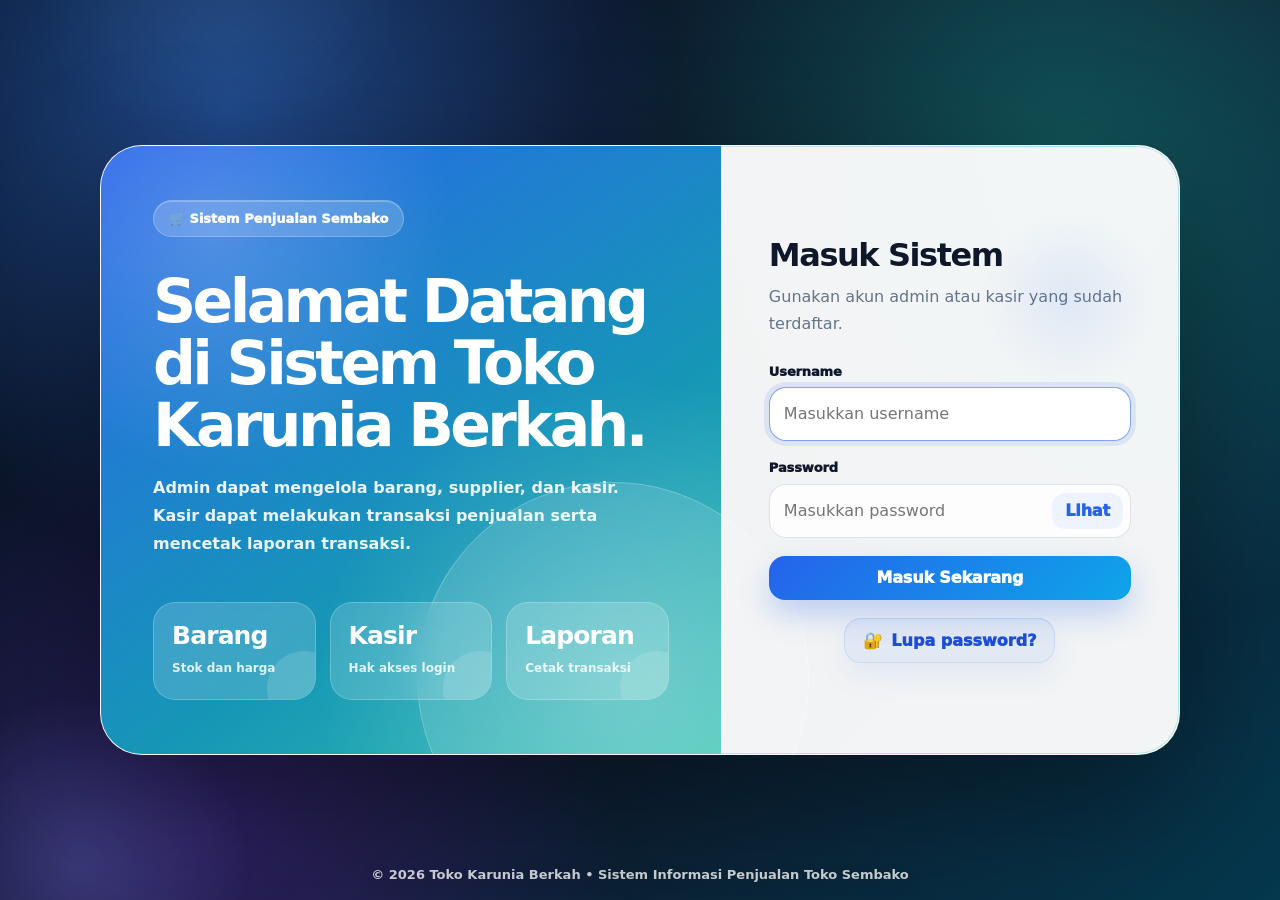
<file: laporan_kasir.html>
<!DOCTYPE html>
<html lang="id">
<head><meta charset="UTF-8"><meta name="viewport" content="width=1181, viewport-fit=cover"><title>Laporan Kasir | Sistem Informasi Penjualan Toko Sembako</title><style>
:root {
    --bg: #eef6ff;
    --bg-deep: #071528;
    --surface: rgba(255, 255, 255, .88);
    --surface-strong: #ffffff;
    --surface-soft: #f6faff;
    --ink: #0f172a;
    --muted: #64748b;
    --line: rgba(148, 163, 184, .30);
    --primary: #2563eb;
    --primary-dark: #1d4ed8;
    --cyan: #06b6d4;
    --teal: #14b8a6;
    --green: #16a34a;
    --red: #dc2626;
    --amber: #f59e0b;
    --purple: #7c3aed;
    --radius: 24px;
    --shadow: 0 28px 80px rgba(15, 23, 42, .13);
    --shadow-soft: 0 14px 36px rgba(15, 23, 42, .09);
    --blur: blur(18px);
}

* { box-sizing: border-box; }
html { scroll-behavior: smooth; }
body {
    margin: 0;
    min-height: 100vh;
    font-family: Inter, ui-sans-serif, system-ui, -apple-system, BlinkMacSystemFont, "Segoe UI", Arial, sans-serif;
    color: var(--ink);
    background:
        radial-gradient(circle at 8% 4%, rgba(37, 99, 235, .18), transparent 24rem),
        radial-gradient(circle at 92% 12%, rgba(20, 184, 166, .16), transparent 26rem),
        radial-gradient(circle at 60% 100%, rgba(124, 58, 237, .08), transparent 28rem),
        linear-gradient(135deg, #edf5ff 0%, #f8fbff 48%, #ecfff8 100%);
    overflow-x: hidden;
}
body::before {
    content: "";
    position: fixed;
    inset: 0;
    pointer-events: none;
    z-index: -3;
    background-image:
        linear-gradient(rgba(37, 99, 235, .045) 1px, transparent 1px),
        linear-gradient(90deg, rgba(37, 99, 235, .045) 1px, transparent 1px);
    background-size: 34px 34px;
    mask-image: linear-gradient(to bottom, rgba(0, 0, 0, .72), transparent 74%);
}
body::after {
    content: "";
    position: fixed;
    width: 520px;
    height: 520px;
    right: -230px;
    bottom: -235px;
    border-radius: 999px;
    background: radial-gradient(circle, rgba(14, 165, 233, .18), transparent 68%);
    filter: blur(3px);
    animation: auroraFloat 13s ease-in-out infinite alternate;
    pointer-events: none;
    z-index: -2;
}

a { color: inherit; text-decoration: none; }
button, input, select, textarea { font: inherit; }
img { max-width: 100%; }

/* LOGIN */
.login-page {
    display: grid;
    place-items: center;
    min-height: 100vh;
    padding: 32px;
    background:
        radial-gradient(circle at 18% 12%, rgba(59, 130, 246, .48), transparent 28rem),
        radial-gradient(circle at 83% 18%, rgba(20, 184, 166, .38), transparent 30rem),
        radial-gradient(circle at 16% 92%, rgba(124, 58, 237, .28), transparent 26rem),
        linear-gradient(135deg, #061225 0%, #0f172a 54%, #05384d 100%);
    overflow: hidden;
}
.login-page::before,
.login-page::after {
    content: "";
    position: fixed;
    border-radius: 999px;
    pointer-events: none;
    opacity: .9;
}
.login-page::before {
    width: 440px;
    height: 440px;
    top: -175px;
    right: -135px;
    background: radial-gradient(circle, rgba(125, 211, 252, .30), transparent 64%);
    animation: orbMove 10s ease-in-out infinite alternate;
}
.login-page::after {
    width: 380px;
    height: 380px;
    bottom: -155px;
    left: -110px;
    background: radial-gradient(circle, rgba(129, 140, 248, .28), transparent 65%);
    animation: orbMove 11s ease-in-out infinite alternate-reverse;
}
.login-card {
    width: min(1080px, 100%);
    min-height: 610px;
    display: grid;
    grid-template-columns: 1.15fr .85fr;
    position: relative;
    overflow: hidden;
    z-index: 1;
    border-radius: 38px;
    background: rgba(255, 255, 255, .95);
    border: 1px solid rgba(255, 255, 255, .42);
    box-shadow: 0 40px 120px rgba(0, 0, 0, .36);
    animation: cardReveal .82s cubic-bezier(.2, .8, .2, 1) both;
}
.login-card::before {
    content: "";
    position: absolute;
    inset: 0;
    padding: 1px;
    border-radius: inherit;
    background: linear-gradient(135deg, rgba(255, 255, 255, .85), rgba(96, 165, 250, .38), rgba(45, 212, 191, .38));
    mask: linear-gradient(#000 0 0) content-box, linear-gradient(#000 0 0);
    mask-composite: exclude;
    pointer-events: none;
}
.login-hero {
    position: relative;
    display: flex;
    flex-direction: column;
    justify-content: space-between;
    padding: 54px 52px;
    color: #fff;
    background:
        radial-gradient(circle at 78% 88%, rgba(255, 255, 255, .22), transparent 18rem),
        linear-gradient(145deg, rgba(37, 99, 235, .98), rgba(14, 116, 144, .94));
    isolation: isolate;
}
.login-hero::before {
    content: "";
    position: absolute;
    inset: 0;
    z-index: -1;
    background: linear-gradient(110deg, transparent 0%, rgba(255, 255, 255, .16) 44%, transparent 72%);
    transform: translateX(-120%);
    animation: shine 6s ease-in-out infinite;
}
.login-hero::after {
    content: "";
    position: absolute;
    right: -88px;
    bottom: -120px;
    width: 390px;
    height: 390px;
    border-radius: 50%;
    background: rgba(255, 255, 255, .13);
    border: 1px solid rgba(255, 255, 255, .22);
}
.login-badge {
    display: inline-flex;
    align-items: center;
    gap: 8px;
    width: fit-content;
    padding: 10px 15px;
    border-radius: 999px;
    background: rgba(255, 255, 255, .18);
    border: 1px solid rgba(255, 255, 255, .22);
    backdrop-filter: blur(12px);
    font-size: 13px;
    font-weight: 950;
    box-shadow: inset 0 1px 0 rgba(255, 255, 255, .26);
}
.login-hero h1 {
    max-width: 540px;
    margin: 34px 0 18px;
    font-size: clamp(38px, 5vw, 60px);
    line-height: 1.03;
    letter-spacing: -.06em;
}
.login-hero p {
    max-width: 470px;
    margin: 0;
    color: rgba(255, 255, 255, .9);
    line-height: 1.75;
    font-weight: 650;
}
.login-mini-cards {
    position: relative;
    z-index: 1;
    display: grid;
    grid-template-columns: repeat(3, minmax(0, 1fr));
    gap: 14px;
    margin-top: 38px;
}
.login-mini-cards div {
    position: relative;
    min-height: 98px;
    padding: 18px;
    overflow: hidden;
    border-radius: 22px;
    background: rgba(255, 255, 255, .16);
    border: 1px solid rgba(255, 255, 255, .22);
    backdrop-filter: blur(14px);
    transition: transform .25s ease, background .25s ease, border-color .25s ease;
}
.login-mini-cards div:hover {
    transform: translateY(-6px) scale(1.01);
    background: rgba(255, 255, 255, .23);
    border-color: rgba(255, 255, 255, .34);
}
.login-mini-cards div::after {
    content: "";
    position: absolute;
    right: -26px;
    bottom: -26px;
    width: 74px;
    height: 74px;
    border-radius: 50%;
    background: rgba(255, 255, 255, .13);
}
.login-mini-cards strong { display: block; margin-bottom: 7px; font-size: 25px; letter-spacing: -.035em; }
.login-mini-cards span { color: rgba(255, 255, 255, .84); font-size: 12px; font-weight: 750; }
.login-form-panel {
    position: relative;
    align-self: center;
    padding: 52px 48px;
}
.login-form-panel::before {
    content: "";
    position: absolute;
    width: 180px;
    height: 180px;
    right: 20px;
    top: 24px;
    border-radius: 50%;
    background: radial-gradient(circle, rgba(37, 99, 235, .09), transparent 70%);
    pointer-events: none;
}
.login-form-panel h2,
.forgot-card h1 {
    margin: 0 0 10px;
    font-size: 32px;
    line-height: 1.15;
    letter-spacing: -.045em;
}
.login-form-panel > p,
.forgot-card > p {
    margin: 0 0 26px;
    color: var(--muted);
    line-height: 1.68;
    font-weight: 520;
}
.forgot-login-box { margin-top: 18px; text-align: center; }
.forgot-login-box a {
    display: inline-flex;
    align-items: center;
    justify-content: center;
    gap: 8px;
    color: #1d4ed8;
    font-weight: 950;
    padding: 12px 18px;
    border-radius: 17px;
    background: rgba(37, 99, 235, .08);
    border: 1px solid rgba(37, 99, 235, .10);
    transition: .25s ease;
}
.forgot-login-box a::before { content: "🔐"; }
.forgot-login-box a:hover { background: rgba(37, 99, 235, .15); transform: translateY(-2px); }
.forgot-page {
    min-height: 100vh;
    display: grid;
    place-items: center;
    padding: 28px;
    background:
        radial-gradient(circle at 20% 10%, rgba(59, 130, 246, .34), transparent 24rem),
        radial-gradient(circle at 80% 90%, rgba(20, 184, 166, .28), transparent 25rem),
        linear-gradient(135deg, #071225, #0f172a);
}
.forgot-card {
    width: min(500px, 100%);
    padding: 36px;
    border-radius: 30px;
    background: rgba(255, 255, 255, .96);
    border: 1px solid rgba(255, 255, 255, .55);
    box-shadow: 0 34px 100px rgba(0, 0, 0, .30);
    animation: cardReveal .65s ease both;
}

/* FORM & BUTTON */
.form-group { margin-bottom: 15px; }
label {
    display: block;
    margin-bottom: 8px;
    color: #172033;
    font-size: 13px;
    font-weight: 950;
    letter-spacing: -.01em;
}
input, select, textarea {
    width: 100%;
    min-height: 47px;
    padding: 12px 14px;
    border: 1px solid #d8e2ef;
    border-radius: 16px;
    background: rgba(255, 255, 255, .88);
    color: var(--ink);
    outline: none;
    transition: border-color .2s ease, box-shadow .2s ease, transform .2s ease, background .2s ease;
}
textarea { min-height: 92px; resize: vertical; }
input:focus, select:focus, textarea:focus {
    border-color: rgba(37, 99, 235, .66);
    box-shadow: 0 0 0 5px rgba(37, 99, 235, .12);
    background: #fff;
    transform: translateY(-1px);
}
.password-wrap { position: relative; }
.password-wrap input { padding-right: 86px; }
.password-toggle {
    position: absolute;
    right: 8px;
    top: 50%;
    transform: translateY(-50%);
    min-height: 36px;
    width: auto;
    padding: 8px 13px;
    border-radius: 13px;
    background: #eef4ff;
    color: var(--primary);
    box-shadow: none;
}
button, .btn {
    position: relative;
    display: inline-flex;
    align-items: center;
    justify-content: center;
    gap: 8px;
    min-height: 44px;
    padding: 11px 17px;
    border: 0;
    border-radius: 16px;
    color: #fff;
    cursor: pointer;
    overflow: hidden;
    background: linear-gradient(135deg, #2563eb, #0ea5e9);
    box-shadow: 0 14px 30px rgba(37, 99, 235, .26);
    font-weight: 950;
    transition: transform .2s ease, box-shadow .2s ease, filter .2s ease;
}
button::after, .btn::after {
    content: "";
    position: absolute;
    inset: 0;
    background: linear-gradient(110deg, transparent, rgba(255, 255, 255, .28), transparent);
    transform: translateX(-120%);
    transition: transform .6s ease;
}
button:hover, .btn:hover { transform: translateY(-3px); box-shadow: 0 18px 38px rgba(37, 99, 235, .33); }
button:hover::after, .btn:hover::after { transform: translateX(120%); }
button:active, .btn:active { transform: translateY(0); }
.btn-secondary { background: linear-gradient(135deg, #475569, #64748b); box-shadow: 0 14px 30px rgba(71, 85, 105, .20); }
.btn-danger { background: linear-gradient(135deg, #dc2626, #f43f5e); box-shadow: 0 14px 30px rgba(220, 38, 38, .22); }
.btn-print { background: linear-gradient(135deg, #16a34a, #22c55e); box-shadow: 0 14px 30px rgba(22, 163, 74, .22); }
.btn-ghost { background: #eef4ff; color: var(--primary); box-shadow: none; }
.alert {
    margin-bottom: 16px;
    padding: 14px 15px;
    border-radius: 18px;
    border: 1px solid transparent;
    font-weight: 850;
    animation: slideUp .45s ease both;
}
.alert-error { background: #fff1f2; color: #991b1b; border-color: #fecdd3; }
.alert-success { background: #ecfdf5; color: #166534; border-color: #bbf7d0; }

/* APP LAYOUT: sidebar dan topbar tidak ikut saat halaman di-scroll */
.layout {
    display: block;
    min-height: 100vh;
}
.sidebar {
    position: fixed;
    top: 0;
    left: 0;
    bottom: 0;
    width: 304px;
    height: 100vh;
    min-height: 100vh;
    padding: 23px 18px;
    overflow-y: auto;
    overflow-x: hidden;
    color: #fff;
    background:
        radial-gradient(circle at 24% 0%, rgba(59, 130, 246, .34), transparent 18rem),
        radial-gradient(circle at 90% 80%, rgba(20, 184, 166, .22), transparent 18rem),
        linear-gradient(180deg, rgba(15, 23, 42, .99), rgba(9, 30, 55, .99));
    box-shadow: 18px 0 50px rgba(15, 23, 42, .14);
    z-index: 2;
}
.brand {
    display: flex;
    align-items: center;
    gap: 12px;
    padding-bottom: 18px;
    margin-bottom: 18px;
    border-bottom: 1px solid rgba(255, 255, 255, .10);
}
.brand-logo {
    width: 52px;
    height: 52px;
    display: grid;
    place-items: center;
    border-radius: 19px;
    background: linear-gradient(135deg, #38bdf8, #2563eb 56%, #14b8a6);
    box-shadow: 0 16px 38px rgba(37, 99, 235, .38);
    font-weight: 950;
    letter-spacing: -.05em;
    animation: pulseLogo 3.8s ease-in-out infinite;
}
.brand h2 { margin: 0; font-size: 20px; letter-spacing: -.04em; }
.brand span { display: block; margin-top: 2px; color: #93c5fd; font-size: 12px; font-weight: 850; }
.userbox {
    display: flex;
    align-items: center;
    gap: 12px;
    margin-bottom: 18px;
    padding: 15px;
    border-radius: 23px;
    background: rgba(255, 255, 255, .085);
    border: 1px solid rgba(255, 255, 255, .12);
    backdrop-filter: blur(14px);
    box-shadow: inset 0 1px 0 rgba(255, 255, 255, .07);
}
.avatar {
    width: 46px;
    height: 46px;
    display: grid;
    place-items: center;
    border-radius: 17px;
    background: linear-gradient(135deg, #e0f2fe, #bfdbfe);
    color: #1d4ed8;
    font-weight: 950;
    box-shadow: inset 0 1px 0 rgba(255, 255, 255, .75);
}
.userbox strong { display: block; font-size: 14px; }
.userbox span { display: block; margin-top: 2px; color: #93c5fd; font-size: 12px; font-weight: 950; }
.sidebar-nav { display: grid; gap: 8px; }
.sidebar-nav a, .logout {
    display: flex;
    align-items: center;
    gap: 11px;
    min-height: 45px;
    padding: 12px 13px;
    border-radius: 17px;
    color: #dbeafe;
    font-size: 14px;
    font-weight: 880;
    position: relative;
    transition: transform .20s ease, background .20s ease, color .20s ease;
}
.sidebar-nav a span, .logout span { width: 22px; text-align: center; filter: drop-shadow(0 5px 9px rgba(0, 0, 0, .20)); }
.sidebar-nav a::before {
    content: "";
    position: absolute;
    inset: 0;
    border-radius: inherit;
    background: linear-gradient(135deg, rgba(255, 255, 255, .16), rgba(255, 255, 255, .055));
    opacity: 0;
    transition: opacity .20s ease;
}
.sidebar-nav a:hover, .sidebar-nav a.active { color: #fff; transform: translateX(5px); }
.sidebar-nav a:hover::before, .sidebar-nav a.active::before { opacity: 1; }
.sidebar-nav a.active { box-shadow: inset 4px 0 0 #60a5fa, 0 14px 30px rgba(2, 8, 23, .12); }
.logout {
    margin-top: 20px;
    background: rgba(220, 38, 38, .17);
    border: 1px solid rgba(248, 113, 113, .24);
    color: #fecaca;
}
.logout:hover { background: rgba(220, 38, 38, .27); color: #fff; transform: translateX(5px); }
.content {
    width: calc(100% - 304px);
    min-height: 100vh;
    margin-left: 304px;
    padding: 30px;
}
.topbar {
    position: static;
    top: auto;
    z-index: 1;
    display: flex;
    align-items: center;
    justify-content: space-between;
    gap: 16px;
    min-height: 104px;
    padding: 22px 24px;
    margin-bottom: 24px;
    border-radius: 30px;
    overflow: hidden;
    background:
        linear-gradient(135deg, rgba(255, 255, 255, .90), rgba(255, 255, 255, .70)),
        radial-gradient(circle at 95% 20%, rgba(20, 184, 166, .16), transparent 18rem);
    border: 1px solid rgba(255, 255, 255, .76);
    backdrop-filter: var(--blur);
    box-shadow: var(--shadow-soft);
    animation: slideDown .48s ease both;
}
.topbar::after {
    content: "";
    position: absolute;
    right: -70px;
    top: -90px;
    width: 240px;
    height: 240px;
    border-radius: 999px;
    background: radial-gradient(circle, rgba(37, 99, 235, .10), transparent 67%);
    pointer-events: none;
}
.topbar h1 { margin: 0; font-size: 30px; letter-spacing: -.05em; }
.eyebrow {
    margin: 0 0 5px;
    color: var(--primary);
    font-size: 12px;
    font-weight: 950;
    text-transform: uppercase;
    letter-spacing: .14em;
}
.topbar-right { position: relative; z-index: 1; display: flex; align-items: center; gap: 10px; flex-wrap: wrap; justify-content: flex-end; }
.date-pill, .role-pill, .clock-pill {
    display: inline-flex;
    align-items: center;
    gap: 7px;
    min-height: 39px;
    padding: 10px 13px;
    border-radius: 999px;
    font-size: 12px;
    font-weight: 950;
    white-space: nowrap;
    border: 1px solid rgba(255, 255, 255, .72);
}
.date-pill { background: #eff6ff; color: #1d4ed8; }
.role-pill { background: #ecfdf5; color: #047857; }
.clock-pill { background: #f5f3ff; color: #6d28d9; }
.date-pill::before { content: "📅"; }
.role-pill::before { content: "🔑"; }
.clock-pill::before { content: "⏱"; }
.page-title {
    display: flex;
    align-items: center;
    justify-content: space-between;
    gap: 16px;
    margin-bottom: 18px;
    animation: slideUp .48s ease both;
}
.page-title h1 { margin: 0; font-size: 27px; letter-spacing: -.045em; }

.card {
    position: relative;
    margin-bottom: 22px;
    padding: 23px;
    border-radius: var(--radius);
    background: var(--surface);
    border: 1px solid rgba(255, 255, 255, .72);
    box-shadow: var(--shadow-soft);
    backdrop-filter: var(--blur);
    animation: slideUp .52s ease both;
}
.card::before {
    content: "";
    position: absolute;
    inset: 0;
    border-radius: inherit;
    background: linear-gradient(135deg, rgba(255, 255, 255, .58), transparent 47%);
    pointer-events: none;
}
.card > * { position: relative; }
.card h2 { margin: 0 0 16px; font-size: 21px; letter-spacing: -.035em; }
.grid { display: grid; grid-template-columns: repeat(2, minmax(0, 1fr)); gap: 15px; }
.grid-3 { display: grid; grid-template-columns: repeat(3, minmax(0, 1fr)); gap: 15px; }

/* DASHBOARD */
.dashboard-hero {
    position: relative;
    overflow: hidden;
    display: grid;
    grid-template-columns: 1.3fr .7fr;
    gap: 20px;
    align-items: center;
    min-height: 160px;
    margin-bottom: 20px;
    padding: 26px;
    border-radius: 30px;
    color: #fff;
    background:
        radial-gradient(circle at 92% 22%, rgba(255,255,255,.24), transparent 15rem),
        linear-gradient(135deg, #2563eb, #0891b2 64%, #14b8a6);
    box-shadow: 0 28px 70px rgba(37, 99, 235, .24);
    animation: slideUp .55s ease both;
}
.dashboard-hero::after {
    content: "";
    position: absolute;
    right: -90px;
    bottom: -130px;
    width: 330px;
    height: 330px;
    border-radius: 50%;
    background: rgba(255,255,255,.12);
    border: 1px solid rgba(255,255,255,.18);
}
.dashboard-hero h2 { position: relative; z-index: 1; margin: 0 0 10px; font-size: 32px; letter-spacing: -.055em; }
.dashboard-hero p { position: relative; z-index: 1; max-width: 680px; margin: 0; color: rgba(255,255,255,.88); line-height: 1.72; font-weight: 650; }
.hero-kpi { position: relative; z-index: 1; display: grid; gap: 10px; }
.hero-kpi div {
    padding: 14px 15px;
    border-radius: 20px;
    background: rgba(255,255,255,.16);
    border: 1px solid rgba(255,255,255,.22);
    backdrop-filter: blur(14px);
}
.hero-kpi span { display: block; color: rgba(255,255,255,.78); font-size: 12px; font-weight: 850; }
.hero-kpi strong { display: block; margin-top: 3px; font-size: 20px; letter-spacing: -.035em; }
.stats {
    display: grid;
    grid-template-columns: repeat(4, minmax(0, 1fr));
    gap: 18px;
    margin-bottom: 22px;
}
.stat {
    position: relative;
    min-height: 144px;
    padding: 22px;
    overflow: hidden;
    border-radius: 26px;
    background: linear-gradient(150deg, rgba(255,255,255,.96), rgba(248,251,255,.88));
    border: 1px solid rgba(255,255,255,.76);
    box-shadow: var(--shadow-soft);
    animation: statPop .55s ease both;
    transition: transform .25s ease, box-shadow .25s ease;
}
.stat:hover { transform: translateY(-6px); box-shadow: 0 24px 54px rgba(15, 23, 42, .13); }
.stat:nth-child(1) { animation-delay: .03s; }
.stat:nth-child(2) { animation-delay: .08s; }
.stat:nth-child(3) { animation-delay: .13s; }
.stat:nth-child(4) { animation-delay: .18s; }
.stat::before {
    content: "";
    position: absolute;
    right: -44px;
    top: -48px;
    width: 140px;
    height: 140px;
    border-radius: 50%;
    background: rgba(37, 99, 235, .10);
}
.stat::after {
    content: "📌";
    position: absolute;
    right: 18px;
    top: 18px;
    width: 48px;
    height: 48px;
    display: grid;
    place-items: center;
    border-radius: 18px;
    background: #eff6ff;
    font-size: 22px;
    box-shadow: inset 0 1px 0 rgba(255,255,255,.85);
}
.stat:nth-child(1)::after { content: "📦"; }
.stat:nth-child(2)::after { content: "🚚"; background: #ecfeff; }
.stat:nth-child(3)::after { content: "👤"; background: #f5f3ff; }
.stat:nth-child(4)::after { content: "💰"; background: #ecfdf5; }
.stat h3 {
    margin: 0 0 14px;
    color: var(--muted);
    font-size: 12px;
    font-weight: 950;
    text-transform: uppercase;
    letter-spacing: .08em;
}
.stat p {
    position: relative;
    z-index: 1;
    margin: 0;
    font-size: 28px;
    font-weight: 950;
    letter-spacing: -.045em;
}
.dashboard-grid {
    display: grid;
    grid-template-columns: minmax(0, 1fr) 340px;
    gap: 20px;
}
.quick-actions { display: grid; gap: 12px; }
.quick-actions a {
    display: flex;
    align-items: center;
    justify-content: space-between;
    gap: 12px;
    padding: 15px;
    border-radius: 20px;
    background: #fff;
    border: 1px solid rgba(148, 163, 184, .22);
    box-shadow: 0 10px 24px rgba(15, 23, 42, .06);
    font-weight: 950;
    transition: transform .22s ease, box-shadow .22s ease, border-color .22s ease;
}
.quick-actions a:hover { transform: translateY(-4px); box-shadow: 0 18px 40px rgba(37, 99, 235, .12); border-color: rgba(37, 99, 235, .25); }
.quick-actions span { color: var(--muted); font-size: 12px; font-weight: 800; }

/* TABLE */
.table-tools {
    display: flex;
    align-items: center;
    justify-content: space-between;
    gap: 12px;
    margin: 0 0 14px;
    flex-wrap: wrap;
}
.table-search { max-width: 360px; background: rgba(255,255,255,.88); }
.table-count {
    color: var(--muted);
    font-size: 13px;
    font-weight: 950;
    padding: 8px 12px;
    background: rgba(248,250,252,.82);
    border: 1px solid var(--line);
    border-radius: 999px;
}
.table-wrap {
    width: 100%;
    overflow-x: auto;
    border-radius: 22px;
    border: 1px solid rgba(148, 163, 184, .25);
    background: #fff;
    box-shadow: inset 0 1px 0 rgba(255,255,255,.75);
}
.table-wrap::-webkit-scrollbar { height: 10px; }
.table-wrap::-webkit-scrollbar-thumb { background: #cbd5e1; border-radius: 999px; border: 3px solid #fff; }
table {
    width: 100%;
    min-width: 760px;
    border-collapse: collapse;
    background: #fff;
}
th, td {
    padding: 14px 13px;
    border-bottom: 1px solid #e8eef7;
    text-align: left;
    vertical-align: middle;
}
th {
    position: static;
    top: auto;
    z-index: auto;
    background: linear-gradient(180deg, #f8fbff, #eef5ff);
    color: #334155;
    font-size: 12px;
    font-weight: 950;
    text-transform: uppercase;
    letter-spacing: .06em;
    white-space: nowrap;
}
td { color: #334155; font-size: 14px; }
tbody tr { transition: background .16s ease, transform .16s ease, box-shadow .16s ease; }
tbody tr:hover { background: #f8fbff; transform: scale(1.002); box-shadow: 0 8px 24px rgba(15,23,42,.05); }
tbody tr.row-new { animation: rowIn .30s ease both; }
tfoot th { background: #f8fafc; color: var(--ink); }
.actions { display: flex; gap: 8px; flex-wrap: wrap; }
.actions .btn { padding: 9px 12px; border-radius: 13px; font-size: 13px; }
.badge {
    display: inline-flex;
    align-items: center;
    justify-content: center;
    padding: 6px 10px;
    border-radius: 999px;
    background: #eff6ff;
    color: #1d4ed8;
    font-size: 12px;
    font-weight: 950;
}
.report-header {
    text-align: center;
    margin-bottom: 18px;
    padding-bottom: 15px;
    border-bottom: 2px solid var(--line);
}
.report-header h2 { margin: 0 0 8px; }
.report-header p { margin: 4px 0; color: var(--muted); }
.filter { display: flex; align-items: end; gap: 11px; flex-wrap: wrap; }
.filter .form-group { min-width: 190px; margin-bottom: 0; }
#tabelItem { margin-top: 8px; }
#grandTotal { color: #047857; font-size: 18px; }

/* JS ENHANCEMENTS */
.app-loader {
    position: fixed;
    inset: 0;
    z-index: 9999;
    display: grid;
    place-items: center;
    background: linear-gradient(135deg, #061225, #0f172a 52%, #06394b);
    color: #fff;
    transition: opacity .45s ease, visibility .45s ease;
}
.app-loader.hide { opacity: 0; visibility: hidden; }
.loader-box { text-align: center; font-weight: 950; letter-spacing: -.02em; }
.loader-spinner {
    width: 48px;
    height: 48px;
    margin: 0 auto 14px;
    border-radius: 50%;
    border: 4px solid rgba(255,255,255,.15);
    border-top-color: #60a5fa;
    box-shadow: 0 0 30px rgba(96, 165, 250, .25);
    animation: spin .75s linear infinite;
}
.no-result-row td { text-align: center; color: var(--muted); font-weight: 850; padding: 28px 12px; }
.form-spotlight { box-shadow: 0 0 0 5px rgba(37,99,235,.10), var(--shadow-soft); }
.reveal-ready { opacity: 0; transform: translateY(18px); transition: opacity .55s ease, transform .55s ease; }
.reveal-ready.revealed { opacity: 1; transform: none; }

/* ANIMATION */
@keyframes cardReveal { from { opacity: 0; transform: translateY(24px) scale(.975); } to { opacity: 1; transform: none; } }
@keyframes slideUp { from { opacity: 0; transform: translateY(18px); } to { opacity: 1; transform: none; } }
@keyframes slideDown { from { opacity: 0; transform: translateY(-14px); } to { opacity: 1; transform: none; } }
@keyframes rowIn { from { opacity: 0; transform: translateY(8px); } to { opacity: 1; transform: none; } }
@keyframes statPop { from { opacity: 0; transform: translateY(18px) scale(.98); } to { opacity: 1; transform: none; } }
@keyframes orbMove { from { transform: translate3d(0,0,0) scale(1); } to { transform: translate3d(30px, 25px, 0) scale(1.07); } }
@keyframes auroraFloat { from { transform: translate(0,0) scale(1); } to { transform: translate(-36px, -24px) scale(1.09); } }
@keyframes shine { 0%, 42% { transform: translateX(-120%); } 62%, 100% { transform: translateX(120%); } }
@keyframes pulseLogo { 0%, 100% { transform: translateY(0); box-shadow: 0 16px 38px rgba(37,99,235,.38); } 50% { transform: translateY(-3px); box-shadow: 0 20px 48px rgba(20,184,166,.36); } }
@keyframes spin { to { transform: rotate(360deg); } }
@keyframes ripple { to { transform: scale(2.7); opacity: 0; } }


/* PREMIUM V6: dashboard compact table + footer copyright */
.transaksi-terbaru-card {
    overflow: hidden !important;
}

.transaksi-terbaru-card .table-tools {
    gap: 10px;
    margin-bottom: 12px;
}

.transaksi-terbaru-card .table-search {
    max-width: 320px;
    min-height: 44px;
}

.transaksi-terbaru-card .table-count {
    font-size: 12px;
    padding: 7px 11px;
}

.transaksi-terbaru-card .table-wrap {
    overflow-x: hidden !important;
}

.table-transaksi-dashboard {
    width: 100% !important;
    min-width: 0 !important;
    table-layout: fixed !important;
}

.table-transaksi-dashboard th,
.table-transaksi-dashboard td {
    padding: 11px 8px !important;
    font-size: 12.2px !important;
    line-height: 1.35 !important;
    white-space: normal !important;
    word-break: break-word !important;
}

.table-transaksi-dashboard th {
    font-size: 10.6px !important;
    letter-spacing: .045em !important;
}

.table-transaksi-dashboard th:nth-child(1),
.table-transaksi-dashboard td:nth-child(1) {
    width: 6%;
    text-align: center;
}

.table-transaksi-dashboard th:nth-child(2),
.table-transaksi-dashboard td:nth-child(2) {
    width: 23%;
}

.table-transaksi-dashboard th:nth-child(3),
.table-transaksi-dashboard td:nth-child(3) {
    width: 17%;
}

.table-transaksi-dashboard th:nth-child(4),
.table-transaksi-dashboard td:nth-child(4) {
    width: 13%;
}

.table-transaksi-dashboard th:nth-child(5),
.table-transaksi-dashboard td:nth-child(5),
.table-transaksi-dashboard th:nth-child(6),
.table-transaksi-dashboard td:nth-child(6),
.table-transaksi-dashboard th:nth-child(7),
.table-transaksi-dashboard td:nth-child(7) {
    width: 13.6%;
    white-space: nowrap !important;
}

.app-footer {
    margin: 26px 0 4px;
    padding: 18px 22px;
    display: flex;
    align-items: center;
    justify-content: space-between;
    gap: 14px;
    border-radius: 24px;
    background:
        linear-gradient(135deg, rgba(255,255,255,.88), rgba(255,255,255,.62)),
        radial-gradient(circle at 95% 20%, rgba(37,99,235,.12), transparent 16rem);
    border: 1px solid rgba(255,255,255,.74);
    box-shadow: 0 16px 42px rgba(15,23,42,.08);
    color: #475569;
    backdrop-filter: blur(16px);
}

.app-footer strong {
    display: block;
    color: #0f172a;
    font-size: 14px;
    letter-spacing: -.015em;
}

.app-footer span,
.app-footer p {
    margin: 0;
    color: #64748b;
    font-size: 12px;
    font-weight: 750;
}

.login-copyright {
    position: fixed;
    left: 50%;
    bottom: 18px;
    transform: translateX(-50%);
    width: calc(100% - 32px);
    text-align: center;
    color: rgba(255,255,255,.76);
    font-size: 13px;
    font-weight: 760;
    z-index: 2;
    text-shadow: 0 6px 18px rgba(0,0,0,.22);
}


/* PREMIUM V7: sidebar kiri dibuat diam, hanya konten kanan yang bergerak saat scroll */
.sidebar::-webkit-scrollbar {
    width: 7px;
}
.sidebar::-webkit-scrollbar-track {
    background: rgba(255, 255, 255, .04);
}
.sidebar::-webkit-scrollbar-thumb {
    background: rgba(147, 197, 253, .38);
    border-radius: 999px;
}
.sidebar::-webkit-scrollbar-thumb:hover {
    background: rgba(147, 197, 253, .62);
}
html, body {
    overflow-x: hidden;
}



/* PREMIUM V10: sidebar bisa dibuka dan ditutup */
.sidebar,
.content,
.sidebar-toggle {
    transition: transform .32s ease, margin-left .32s ease, width .32s ease, left .32s ease, box-shadow .32s ease;
}

.sidebar-toggle {
    position: fixed;
    left: 318px;
    top: 22px;
    z-index: 1200;
    width: 46px;
    height: 46px;
    display: inline-grid;
    place-items: center;
    border: 0;
    border-radius: 16px;
    color: #ffffff;
    background: linear-gradient(135deg, #2563eb, #0ea5e9);
    box-shadow: 0 18px 38px rgba(37, 99, 235, .28);
    font-size: 20px;
    line-height: 1;
    cursor: pointer;
}

.sidebar-toggle:hover {
    transform: translateY(-2px) scale(1.03);
    box-shadow: 0 22px 46px rgba(37, 99, 235, .36);
}

body.sidebar-collapsed .sidebar {
    transform: translateX(-104%);
    box-shadow: none;
}

body.sidebar-collapsed .content {
    margin-left: 0;
    width: 100%;
}

body.sidebar-collapsed .sidebar-toggle {
    left: 22px;
    background: linear-gradient(135deg, #0f172a, #2563eb);
}

body.sidebar-collapsed .content .topbar,
body.sidebar-collapsed .content .card,
body.sidebar-collapsed .content .page-title,
body.sidebar-collapsed .content .dashboard-hero,
body.sidebar-collapsed .content .stats,
body.sidebar-collapsed .content .dashboard-grid,
body.sidebar-collapsed .content .app-footer {
    animation-duration: .32s;
}

@media (max-width: 900px) {
    .sidebar-toggle {
        left: 18px;
        top: 18px;
    }

    .sidebar {
        position: fixed !important;
        width: 304px;
        height: 100vh;
        min-height: 100vh;
        border-radius: 0 28px 28px 0;
        transform: translateX(-104%);
        z-index: 1100;
        overflow-y: auto;
    }

    body:not(.sidebar-collapsed) .sidebar {
        transform: translateX(0);
    }

    .content {
        width: 100% !important;
        margin-left: 0 !important;
        padding-top: 78px;
    }
}

@media print {
    body { background: #fff; color: #000; }
    body::before, body::after, .sidebar, .topbar, .no-print, .table-tools, .app-loader { display: none !important; }
    .content { width: 100%; margin: 0; padding: 0; }
    .card { box-shadow: none; border: 0; border-radius: 0; padding: 0; background: #fff; }
    .card::before { display: none; }
    .page-title { display: none; }
    table { min-width: 0; }
    th, td { border: 1px solid #000; color: #000; }
}

@media (max-width: 1100px) {
    .stats { grid-template-columns: repeat(2, minmax(0, 1fr)); }
    .dashboard-grid { grid-template-columns: 1fr; }
    .dashboard-hero { grid-template-columns: 1fr; }
}
@media (max-width: 900px) {
    .login-card { grid-template-columns: 1fr; }
    .login-hero { min-height: 420px; }
    .layout { display: block; }
    .sidebar {
        position: static;
        width: 100%;
        height: auto;
        min-height: auto;
        border-radius: 0 0 30px 30px;
        overflow: visible;
    }
    .content {
        width: 100%;
        margin-left: 0;
        padding: 18px;
    }
    .topbar { align-items: flex-start; flex-direction: column; }
    .grid, .grid-3 { grid-template-columns: 1fr; }
}
@media (max-width: 640px) {
    .app-footer { align-items: flex-start; flex-direction: column; }
    .login-copyright { position: static; transform: none; margin-top: 18px; }
    .login-page, .forgot-page { padding: 16px; }
    .login-card { border-radius: 28px; }
    .login-hero, .login-form-panel { padding: 32px 24px; }
    .login-mini-cards { grid-template-columns: 1fr; }
    .stats { grid-template-columns: 1fr; }
    .page-title { align-items: flex-start; flex-direction: column; }
    .card { padding: 17px; }
    .filter { align-items: stretch; }
    .filter .form-group { width: 100%; }
    button, .btn { width: auto; }
}

@media (prefers-reduced-motion: reduce) {
    *, *::before, *::after { animation: none !important; transition: none !important; scroll-behavior: auto !important; }
}

/* Mobile override untuk sidebar collapse, ditaruh di akhir agar menang dari aturan responsive lama */
@media (max-width: 900px) {
    .sidebar-toggle {
        position: fixed;
        display: inline-grid;
        left: 18px;
        top: 18px;
        z-index: 1200;
    }

    .sidebar {
        position: fixed !important;
        top: 0;
        left: 0;
        bottom: 0;
        width: 304px !important;
        height: 100vh !important;
        min-height: 100vh !important;
        border-radius: 0 28px 28px 0 !important;
        overflow-y: auto !important;
        transform: translateX(-104%);
        z-index: 1100;
    }

    body:not(.sidebar-collapsed) .sidebar {
        transform: translateX(0);
    }

    body.sidebar-collapsed .sidebar {
        transform: translateX(-104%);
    }

    .content,
    body.sidebar-collapsed .content {
        width: 100% !important;
        margin-left: 0 !important;
        padding: 78px 18px 18px !important;
    }
}


/* PREMIUM V11: tombol buka/tutup sidebar dirapikan di dalam header, tidak menabrak judul */
.topbar {
    align-items: center;
    padding: 20px 24px;
}

.topbar-left {
    position: relative;
    z-index: 2;
    display: flex;
    align-items: center;
    gap: 16px;
    min-width: 0;
}

.topbar-title {
    min-width: 0;
}

.topbar-title h1 {
    white-space: normal;
    overflow-wrap: anywhere;
}

.sidebar-toggle,
body.sidebar-collapsed .sidebar-toggle {
    position: relative !important;
    left: auto !important;
    top: auto !important;
    z-index: 3;
    flex: 0 0 54px;
    width: 54px;
    height: 54px;
    min-height: 54px;
    padding: 0;
    display: inline-grid;
    place-items: center;
    border-radius: 20px;
    border: 1px solid rgba(255, 255, 255, .72);
    color: #ffffff;
    background:
        linear-gradient(135deg, #1d4ed8 0%, #2563eb 48%, #0ea5e9 100%);
    box-shadow:
        0 18px 38px rgba(37, 99, 235, .24),
        inset 0 1px 0 rgba(255, 255, 255, .28);
    font-size: 0;
    line-height: 1;
    cursor: pointer;
    transform: none;
}

.sidebar-toggle::before {
    content: "";
    position: absolute;
    inset: 8px;
    border-radius: 15px;
    background: rgba(255, 255, 255, .12);
    opacity: .95;
    transition: opacity .25s ease, transform .25s ease;
}

.sidebar-toggle .toggle-icon {
    position: relative;
    z-index: 1;
    display: grid;
    place-items: center;
    width: 28px;
    height: 28px;
    color: #fff;
    font-size: 27px;
    font-weight: 950;
    line-height: 1;
    transform: translateY(-1px);
}

body.sidebar-collapsed .sidebar-toggle {
    background:
        linear-gradient(135deg, #0f172a 0%, #1d4ed8 58%, #0ea5e9 100%);
}

body.sidebar-collapsed .sidebar-toggle .toggle-icon {
    font-size: 26px;
    transform: none;
}

.sidebar-toggle:hover,
body.sidebar-collapsed .sidebar-toggle:hover {
    transform: translateY(-2px) scale(1.02);
    box-shadow:
        0 22px 46px rgba(37, 99, 235, .32),
        inset 0 1px 0 rgba(255, 255, 255, .30);
}

.sidebar-toggle:hover::before {
    opacity: 1;
    transform: scale(.94);
}

body:not(.sidebar-collapsed) .content {
    width: calc(100% - 304px);
    margin-left: 304px;
}

body.sidebar-collapsed .content {
    width: 100% !important;
    margin-left: 0 !important;
}

body.sidebar-collapsed .topbar {
    border-color: rgba(37, 99, 235, .16);
    box-shadow: 0 22px 55px rgba(37, 99, 235, .09);
}

body.sidebar-collapsed .topbar-left::after {
    content: "Menu penuh aktif";
    display: inline-flex;
    align-items: center;
    min-height: 31px;
    padding: 7px 11px;
    border-radius: 999px;
    background: rgba(37, 99, 235, .08);
    color: #1d4ed8;
    font-size: 11px;
    font-weight: 950;
    white-space: nowrap;
}

/* Dashboard V11: ringkasan lebih ringkas dan tetap menghitung data hari berjalan */
.dashboard-hero p {
    max-width: 730px;
}

@media (max-width: 900px) {
    .topbar {
        padding: 18px;
        border-radius: 26px;
    }

    .topbar-left {
        gap: 12px;
        width: 100%;
    }

    .sidebar-toggle,
    body.sidebar-collapsed .sidebar-toggle {
        position: relative !important;
        left: auto !important;
        top: auto !important;
        flex-basis: 50px;
        width: 50px;
        height: 50px;
        min-height: 50px;
        border-radius: 18px;
    }

    .topbar h1 {
        font-size: 26px;
    }

    .content,
    body.sidebar-collapsed .content {
        padding-top: 18px !important;
    }

    body.sidebar-collapsed .topbar-left::after {
        display: none;
    }
}

@media (max-width: 520px) {
    .topbar-left {
        align-items: flex-start;
    }

    .sidebar-toggle,
    body.sidebar-collapsed .sidebar-toggle {
        flex-basis: 46px;
        width: 46px;
        height: 46px;
        min-height: 46px;
        border-radius: 16px;
    }

    .sidebar-toggle .toggle-icon {
        font-size: 24px;
    }
}

/* PREMIUM V12: data barang berurutan dan tampilan inventory lebih menarik */
.page-title-inventory {
    align-items: flex-end;
}
.page-subtitle {
    margin: 7px 0 0;
    color: var(--muted);
    font-size: 14px;
    font-weight: 650;
}
.inventory-hero {
    position: relative;
    overflow: hidden;
    display: grid;
    grid-template-columns: minmax(0, 1.05fr) minmax(360px, .95fr);
    gap: 20px;
    align-items: stretch;
    margin-bottom: 22px;
    padding: 26px;
    border-radius: 32px;
    color: #fff;
    background:
        radial-gradient(circle at 92% 18%, rgba(255,255,255,.28), transparent 16rem),
        radial-gradient(circle at 16% 110%, rgba(255,255,255,.18), transparent 18rem),
        linear-gradient(135deg, #1d4ed8 0%, #0891b2 62%, #14b8a6 100%);
    box-shadow: 0 28px 70px rgba(37, 99, 235, .22);
    animation: slideUp .54s ease both;
}
.inventory-hero::before {
    content: "";
    position: absolute;
    inset: 0;
    background: linear-gradient(110deg, transparent 0%, rgba(255,255,255,.16) 42%, transparent 72%);
    transform: translateX(-120%);
    animation: shine 7s ease-in-out infinite;
}
.inventory-hero::after {
    content: "";
    position: absolute;
    right: -105px;
    bottom: -145px;
    width: 360px;
    height: 360px;
    border-radius: 50%;
    background: rgba(255,255,255,.12);
    border: 1px solid rgba(255,255,255,.18);
}
.inventory-hero-copy,
.inventory-mini-stats {
    position: relative;
    z-index: 1;
}
.inventory-badge {
    display: inline-flex;
    width: fit-content;
    align-items: center;
    gap: 8px;
    margin-bottom: 20px;
    padding: 9px 14px;
    border-radius: 999px;
    background: rgba(255,255,255,.17);
    border: 1px solid rgba(255,255,255,.22);
    color: rgba(255,255,255,.92);
    font-size: 12px;
    font-weight: 950;
    backdrop-filter: blur(12px);
}
.inventory-hero h2 {
    margin: 0 0 12px;
    max-width: 640px;
    font-size: clamp(30px, 3.2vw, 42px);
    line-height: 1.08;
    letter-spacing: -.06em;
}
.inventory-hero p {
    margin: 0;
    max-width: 690px;
    color: rgba(255,255,255,.88);
    line-height: 1.7;
    font-weight: 680;
}
.inventory-mini-stats {
    display: grid;
    grid-template-columns: repeat(2, minmax(0, 1fr));
    gap: 12px;
}
.inventory-mini-stats div {
    min-height: 105px;
    padding: 18px;
    border-radius: 24px;
    background: rgba(255,255,255,.16);
    border: 1px solid rgba(255,255,255,.24);
    backdrop-filter: blur(16px);
    box-shadow: inset 0 1px 0 rgba(255,255,255,.25);
}
.inventory-mini-stats span {
    display: block;
    color: rgba(255,255,255,.76);
    font-size: 12px;
    font-weight: 900;
    text-transform: uppercase;
    letter-spacing: .08em;
}
.inventory-mini-stats strong {
    display: block;
    margin-top: 9px;
    color: #fff;
    font-size: 25px;
    line-height: 1.2;
    letter-spacing: -.045em;
}
.inventory-form-card,
.inventory-table-card {
    overflow: hidden;
}
.inventory-form-card::after,
.inventory-table-card::after {
    content: "";
    position: absolute;
    width: 220px;
    height: 220px;
    right: -95px;
    top: -98px;
    border-radius: 50%;
    background: radial-gradient(circle, rgba(37,99,235,.09), transparent 67%);
    pointer-events: none;
}
.section-head {
    position: relative;
    z-index: 1;
    display: flex;
    align-items: flex-start;
    justify-content: space-between;
    gap: 16px;
    margin-bottom: 18px;
}
.section-head h2 {
    margin: 5px 0 0;
    font-size: 23px;
    letter-spacing: -.045em;
}
.section-kicker {
    color: var(--primary);
    font-size: 11px;
    font-weight: 950;
    letter-spacing: .13em;
    text-transform: uppercase;
}
.next-code-pill,
.sort-info-pill {
    display: inline-flex;
    align-items: center;
    min-height: 40px;
    padding: 10px 14px;
    border-radius: 999px;
    background: #eff6ff;
    color: #1e3a8a;
    border: 1px solid rgba(37, 99, 235, .16);
    box-shadow: 0 10px 24px rgba(37, 99, 235, .08);
    font-size: 12px;
    font-weight: 900;
    white-space: nowrap;
}
.next-code-pill strong {
    margin-left: 5px;
    color: #1d4ed8;
}
.sort-info-pill {
    background: #ecfdf5;
    color: #047857;
    border-color: rgba(16, 185, 129, .20);
}
.inventory-form-grid {
    align-items: start;
}
.readonly-code {
    color: #1d4ed8 !important;
    background: linear-gradient(135deg, #eff6ff, #f8fbff) !important;
    border-color: rgba(37, 99, 235, .24) !important;
    font-weight: 950 !important;
    letter-spacing: .04em;
    cursor: not-allowed;
}
.field-hint {
    display: block;
    margin-top: 8px;
    color: var(--muted);
    font-size: 12px;
    font-weight: 700;
}
.form-actions-premium {
    display: flex;
    align-items: center;
    gap: 10px;
    margin-top: 4px;
    flex-wrap: wrap;
}
.inventory-table-card .table-tools {
    margin-top: 4px;
}
.inventory-table {
    min-width: 0 !important;
    table-layout: fixed;
}
.inventory-table th,
.inventory-table td {
    padding: 13px 12px;
}
.inventory-table th:nth-child(1),
.inventory-table td:nth-child(1) { width: 56px; }
.inventory-table th:nth-child(2),
.inventory-table td:nth-child(2) { width: 108px; }
.inventory-table th:nth-child(3),
.inventory-table td:nth-child(3) { width: 25%; }
.inventory-table th:nth-child(4),
.inventory-table td:nth-child(4) { width: 18%; }
.inventory-table th:nth-child(5),
.inventory-table td:nth-child(5) { width: 95px; }
.inventory-table th:nth-child(6),
.inventory-table td:nth-child(6) { width: 145px; }
.inventory-table th:nth-child(7),
.inventory-table td:nth-child(7) { width: 92px; }
.inventory-table th:nth-child(8),
.inventory-table td:nth-child(8) { width: 150px; }
.row-number {
    color: var(--muted);
    font-weight: 900;
    text-align: center;
}
.product-code,
.price-chip,
.supplier-chip,
.unit-chip,
.stock-pill {
    display: inline-flex;
    align-items: center;
    justify-content: center;
    width: fit-content;
    max-width: 100%;
    border-radius: 999px;
    font-size: 12px;
    font-weight: 950;
    line-height: 1;
    white-space: nowrap;
}
.product-code {
    padding: 8px 10px;
    color: #1d4ed8;
    background: #eff6ff;
    border: 1px solid rgba(37, 99, 235, .16);
    letter-spacing: .05em;
}
.product-name-cell {
    display: flex;
    align-items: center;
    gap: 11px;
    min-width: 0;
}
.product-name-cell strong,
.product-name-cell small {
    display: block;
    min-width: 0;
    overflow: hidden;
    text-overflow: ellipsis;
    white-space: nowrap;
}
.product-name-cell strong {
    color: #0f172a;
    font-size: 14px;
}
.product-name-cell small {
    margin-top: 4px;
    color: var(--muted);
    font-size: 11px;
    font-weight: 750;
}
.product-icon {
    flex: 0 0 auto;
    width: 38px;
    height: 38px;
    display: grid;
    place-items: center;
    border-radius: 14px;
    background: linear-gradient(135deg, #eff6ff, #ecfeff);
    border: 1px solid rgba(37,99,235,.12);
    box-shadow: inset 0 1px 0 rgba(255,255,255,.8);
}
.supplier-chip {
    padding: 8px 10px;
    color: #334155;
    background: #f8fafc;
    border: 1px solid rgba(148, 163, 184, .24);
    overflow: hidden;
    text-overflow: ellipsis;
}
.unit-chip {
    padding: 8px 10px;
    color: #6d28d9;
    background: #f5f3ff;
    border: 1px solid rgba(124, 58, 237, .14);
}
.price-chip {
    padding: 9px 11px;
    color: #047857;
    background: #ecfdf5;
    border: 1px solid rgba(16, 185, 129, .18);
}
.stock-pill {
    min-width: 44px;
    padding: 9px 11px;
}
.stock-safe {
    color: #047857;
    background: #dcfce7;
    border: 1px solid rgba(34, 197, 94, .24);
}
.stock-mid {
    color: #b45309;
    background: #fef3c7;
    border: 1px solid rgba(245, 158, 11, .28);
}
.stock-low {
    color: #b91c1c;
    background: #fee2e2;
    border: 1px solid rgba(239, 68, 68, .24);
}
.actions-premium {
    gap: 7px;
    flex-wrap: nowrap;
}
.actions-premium .btn {
    min-width: 64px;
    justify-content: center;
    padding: 10px 12px;
    box-shadow: 0 10px 20px rgba(15, 23, 42, .08);
}

@media (max-width: 1180px) {
    .inventory-hero {
        grid-template-columns: 1fr;
    }
    .inventory-table {
        min-width: 900px !important;
    }
}

@media (max-width: 720px) {
    .page-title-inventory,
    .section-head {
        align-items: flex-start;
        flex-direction: column;
    }
    .inventory-hero {
        padding: 22px;
        border-radius: 26px;
    }
    .inventory-mini-stats {
        grid-template-columns: 1fr;
    }
}


/* V13: tombol aman untuk barang yang sudah masuk transaksi */
.btn-locked {
    background: linear-gradient(135deg, #e2e8f0, #cbd5e1) !important;
    color: #475569 !important;
    cursor: not-allowed !important;
    box-shadow: none !important;
    border: 1px solid rgba(148, 163, 184, 0.55) !important;
}

.btn-locked:hover {
    transform: none !important;
    filter: none !important;
}

/* V14: Laporan cetak lebih rapi dan proporsional */
.report-print-card {
    overflow: hidden;
}

.report-print-card .table-wrap {
    border-radius: 20px;
    border-color: rgba(148, 163, 184, .24);
    overflow-x: auto;
}

.report-table {
    width: 100% !important;
    min-width: 0 !important;
    table-layout: auto;
}

.report-table th,
.report-table td {
    padding: 12px 12px;
    line-height: 1.45;
}

.report-table th {
    text-align: center;
}

.report-table td:first-child,
.report-table th:first-child {
    text-align: center;
    width: 56px;
}

.report-table td:nth-last-child(-n+3) {
    white-space: nowrap;
}

.report-table tbody tr:last-child th {
    background: linear-gradient(180deg, #f8fbff, #eef5ff);
    font-weight: 950;
}

.report-print-footer {
    margin-top: 20px;
    padding: 13px 16px;
    border-radius: 18px;
    text-align: center;
    color: #64748b;
    background: linear-gradient(135deg, #f8fbff, #eef6ff);
    border: 1px solid rgba(148, 163, 184, .22);
    font-size: 12px;
    font-weight: 850;
}

@media print {
    @page {
        size: A4 portrait;
        margin: 10mm 9mm;
    }

    html,
    body {
        width: auto !important;
        min-width: 0 !important;
        margin: 0 !important;
        padding: 0 !important;
        background: #ffffff !important;
        color: #111111 !important;
        font-family: Arial, Helvetica, sans-serif !important;
        -webkit-print-color-adjust: exact;
        print-color-adjust: exact;
    }

    .layout,
    .content {
        display: block !important;
        width: 100% !important;
        max-width: none !important;
        min-height: 0 !important;
        margin: 0 !important;
        padding: 0 !important;
    }

    .sidebar,
    .topbar,
    .page-title,
    .no-print,
    .table-tools,
    .app-loader,
    .app-footer,
    .sidebar-toggle {
        display: none !important;
    }

    .report-print-card,
    .card {
        width: 100% !important;
        max-width: none !important;
        margin: 0 !important;
        padding: 0 !important;
        background: #ffffff !important;
        border: 0 !important;
        border-radius: 0 !important;
        box-shadow: none !important;
        backdrop-filter: none !important;
        overflow: visible !important;
        animation: none !important;
        transform: none !important;
    }

    .card::before,
    .report-print-card::before {
        display: none !important;
    }

    .table-wrap {
        width: 100% !important;
        overflow: visible !important;
        border: 0 !important;
        border-radius: 0 !important;
        box-shadow: none !important;
        background: transparent !important;
    }

    .report-header {
        margin: 0 0 8mm !important;
        padding: 0 0 4mm !important;
        text-align: center !important;
        border-bottom: 1px solid #9ca3af !important;
    }

    .report-header h2 {
        margin: 0 0 3mm !important;
        color: #000 !important;
        font-size: 15pt !important;
        font-weight: 800 !important;
        line-height: 1.2 !important;
        letter-spacing: 0 !important;
    }

    .report-header p {
        margin: 1mm 0 !important;
        color: #374151 !important;
        font-size: 9pt !important;
        line-height: 1.25 !important;
    }

    .report-table,
    table.report-table {
        width: 100% !important;
        min-width: 0 !important;
        table-layout: fixed !important;
        border-collapse: collapse !important;
        border-spacing: 0 !important;
        background: #ffffff !important;
        page-break-inside: auto !important;
    }

    .report-table thead {
        display: table-header-group !important;
    }

    .report-table tfoot {
        display: table-footer-group !important;
    }

    .report-table tr {
        page-break-inside: avoid !important;
        break-inside: avoid !important;
        box-shadow: none !important;
        transform: none !important;
        background: #fff !important;
    }

    .report-table th,
    .report-table td {
        border: 1px solid #4b5563 !important;
        padding: 5px 6px !important;
        color: #000 !important;
        font-size: 8.5pt !important;
        line-height: 1.25 !important;
        vertical-align: middle !important;
        word-break: normal !important;
        overflow-wrap: anywhere !important;
    }

    .report-table th {
        background: #eef2f7 !important;
        text-align: center !important;
        font-size: 8pt !important;
        font-weight: 800 !important;
        letter-spacing: 0 !important;
        text-transform: uppercase !important;
        white-space: normal !important;
    }

    .report-table td:first-child,
    .report-table th:first-child {
        width: 7mm !important;
        text-align: center !important;
    }

    .report-table td:nth-last-child(-n+3),
    .report-table th:nth-last-child(-n+3) {
        text-align: right !important;
        white-space: nowrap !important;
    }

    .report-table td:nth-child(3),
    .report-table th:nth-child(3) {
        white-space: normal !important;
    }

    .report-table tbody tr:last-child th {
        background: #eef2f7 !important;
        font-weight: 900 !important;
    }

    .report-print-footer {
        margin-top: 7mm !important;
        padding: 3mm 0 0 !important;
        border: 0 !important;
        border-top: 1px solid #cbd5e1 !important;
        border-radius: 0 !important;
        background: transparent !important;
        color: #374151 !important;
        text-align: center !important;
        font-size: 8pt !important;
        font-weight: 700 !important;
    }
}

@media print and (orientation: landscape) {
    .report-table th,
    .report-table td {
        font-size: 9pt !important;
    }
}

/* V15: laporan print lebih sejajar + loading premium baru */
@media print {
    .report-table,
    table.report-table {
        table-layout: fixed !important;
    }

    .report-table th,
    .report-table td {
        padding: 4px 5px !important;
        font-size: 8pt !important;
        line-height: 1.2 !important;
        vertical-align: middle !important;
    }

    .report-table th:first-child,
    .report-table td:first-child {
        width: 11mm !important;
        min-width: 11mm !important;
        max-width: 11mm !important;
        text-align: center !important;
        white-space: nowrap !important;
        word-break: keep-all !important;
        overflow-wrap: normal !important;
        padding-left: 2px !important;
        padding-right: 2px !important;
    }

    .report-table th:first-child {
        letter-spacing: 0 !important;
        font-size: 7.8pt !important;
    }

    .report-table th {
        text-align: center !important;
        white-space: normal !important;
    }

    .report-table td:nth-child(2),
    .report-table th:nth-child(2) {
        white-space: normal !important;
        overflow-wrap: anywhere !important;
    }

    .report-table td:nth-last-child(-n+3) {
        text-align: right !important;
        white-space: nowrap !important;
        word-break: keep-all !important;
        overflow-wrap: normal !important;
    }

    .report-table th:nth-last-child(-n+3) {
        text-align: center !important;
        white-space: normal !important;
    }

    .report-print-footer {
        margin-top: 5mm !important;
        font-size: 7.5pt !important;
    }
}

.app-loader {
    background:
        radial-gradient(circle at 25% 20%, rgba(59, 130, 246, .40), transparent 28rem),
        radial-gradient(circle at 78% 76%, rgba(20, 184, 166, .30), transparent 26rem),
        linear-gradient(135deg, #031326 0%, #081b33 46%, #052f3b 100%);
    overflow: hidden;
}

.app-loader::before,
.app-loader::after {
    content: "";
    position: absolute;
    border-radius: 999px;
    pointer-events: none;
}

.app-loader::before {
    width: 520px;
    height: 520px;
    left: -180px;
    top: -220px;
    background: radial-gradient(circle, rgba(37, 99, 235, .38), transparent 65%);
    animation: loaderAuroraOne 2.8s ease-in-out infinite alternate;
}

.app-loader::after {
    width: 440px;
    height: 440px;
    right: -160px;
    bottom: -190px;
    background: radial-gradient(circle, rgba(45, 212, 191, .30), transparent 66%);
    animation: loaderAuroraTwo 3.2s ease-in-out infinite alternate;
}

.loader-box {
    position: relative;
    z-index: 2;
    width: min(360px, calc(100vw - 48px));
    padding: 30px 28px;
    border-radius: 32px;
    text-align: center;
    color: #fff;
    background: rgba(255, 255, 255, .10);
    border: 1px solid rgba(255, 255, 255, .20);
    box-shadow: 0 30px 95px rgba(0, 0, 0, .35);
    backdrop-filter: blur(20px);
    overflow: hidden;
    animation: loaderCardIn .55s cubic-bezier(.2,.8,.2,1) both;
}

.loader-box::before {
    content: "";
    position: absolute;
    inset: 0;
    background: linear-gradient(110deg, transparent 20%, rgba(255,255,255,.20) 42%, transparent 64%);
    transform: translateX(-120%);
    animation: loaderSweep 1.65s ease-in-out infinite;
}

.loader-orbit {
    position: relative;
    width: 96px;
    height: 96px;
    margin: 0 auto 18px;
    display: grid;
    place-items: center;
}

.loader-orbit::before,
.loader-orbit::after {
    content: "";
    position: absolute;
    inset: 0;
    border-radius: 50%;
    border: 1px solid rgba(255,255,255,.22);
}

.loader-orbit::after {
    inset: 9px;
    border-style: dashed;
    animation: loaderSpin 1.3s linear infinite reverse;
}

.loader-core {
    position: relative;
    z-index: 2;
    width: 58px;
    height: 58px;
    border-radius: 20px;
    display: grid;
    place-items: center;
    font-size: 18px;
    font-weight: 950;
    letter-spacing: -.04em;
    background: linear-gradient(135deg, #2563eb, #06b6d4);
    box-shadow: 0 18px 45px rgba(37, 99, 235, .45), inset 0 1px 0 rgba(255,255,255,.35);
    animation: loaderPulse 1.15s ease-in-out infinite;
}

.loader-dot {
    position: absolute;
    width: 12px;
    height: 12px;
    border-radius: 999px;
    background: #67e8f9;
    box-shadow: 0 0 24px rgba(103, 232, 249, .9);
    transform-origin: 48px 48px;
    left: 42px;
    top: 42px;
    animation: loaderSpin 1.05s linear infinite;
}

.loader-title {
    position: relative;
    z-index: 2;
    margin: 0;
    font-size: 20px;
    font-weight: 950;
    letter-spacing: -.03em;
}

.loader-subtitle {
    position: relative;
    z-index: 2;
    margin-top: 7px;
    color: rgba(226, 232, 240, .86);
    font-size: 13px;
    font-weight: 750;
}

.loader-progress {
    position: relative;
    z-index: 2;
    height: 8px;
    margin-top: 20px;
    border-radius: 999px;
    background: rgba(255,255,255,.14);
    overflow: hidden;
}

.loader-progress span {
    display: block;
    width: 46%;
    height: 100%;
    border-radius: inherit;
    background: linear-gradient(90deg, #60a5fa, #22d3ee, #34d399);
    box-shadow: 0 0 28px rgba(34,211,238,.55);
    animation: loaderProgress 1.2s ease-in-out infinite;
}

.loader-spinner {
    display: none;
}

@keyframes loaderSpin { to { transform: rotate(360deg); } }
@keyframes loaderPulse { 0%,100% { transform: scale(1); } 50% { transform: scale(1.06); } }
@keyframes loaderProgress { 0% { transform: translateX(-110%); } 100% { transform: translateX(230%); } }
@keyframes loaderSweep { 0%, 35% { transform: translateX(-120%); } 100% { transform: translateX(120%); } }
@keyframes loaderCardIn { from { opacity: 0; transform: translateY(18px) scale(.96); } to { opacity: 1; transform: none; } }
@keyframes loaderAuroraOne { from { transform: translate3d(0,0,0) scale(1); } to { transform: translate3d(40px,28px,0) scale(1.08); } }
@keyframes loaderAuroraTwo { from { transform: translate3d(0,0,0) scale(1); } to { transform: translate3d(-36px,-26px,0) scale(1.1); } }



/* V16: tabel kasir menampilkan alamat dengan lebih rapi */
.kasir-table th:nth-child(5),
.kasir-table td:nth-child(5) {
    min-width: 260px;
}

.address-cell {
    max-width: 360px;
    color: #475569;
    line-height: 1.45;
    white-space: normal !important;
}

.status-badge {
    display: inline-flex;
    align-items: center;
    justify-content: center;
    min-width: 76px;
    padding: 7px 11px;
    border-radius: 999px;
    font-size: 12px;
    font-weight: 950;
    text-transform: capitalize;
}

.status-badge.is-active {
    color: #047857;
    background: #d1fae5;
    border: 1px solid #a7f3d0;
}

.status-badge.is-inactive {
    color: #991b1b;
    background: #fee2e2;
    border: 1px solid #fecaca;
}

@media (max-width: 980px) {
    .kasir-table th:nth-child(5),
    .kasir-table td:nth-child(5) {
        min-width: 220px;
    }
}

/* V18: pilihan satuan barang dibuat dropdown yang lebih rapi */
.satuan-field {
    position: relative;
}

.unit-select {
    font-weight: 850;
    color: #0f172a;
    background:
        linear-gradient(135deg, rgba(239, 246, 255, .92), rgba(255, 255, 255, .98)) !important;
    border-color: rgba(37, 99, 235, .18) !important;
    box-shadow: inset 0 1px 0 rgba(255,255,255,.86);
}

.unit-select:focus {
    border-color: rgba(37, 99, 235, .55) !important;
    box-shadow: 0 0 0 5px rgba(37, 99, 235, .11), inset 0 1px 0 rgba(255,255,255,.9) !important;
}

.unit-preview-list {
    display: flex;
    flex-wrap: wrap;
    gap: 6px;
    margin-top: 10px;
}

.unit-preview-list span {
    display: inline-flex;
    align-items: center;
    justify-content: center;
    padding: 6px 9px;
    border-radius: 999px;
    background: #f5f3ff;
    color: #6d28d9;
    border: 1px solid rgba(124, 58, 237, .14);
    font-size: 11px;
    font-weight: 950;
    line-height: 1;
}

.inventory-form-card .satuan-field .field-hint {
    margin-top: 8px;
}

/* V19: input isi satuan di samping pilihan satuan, contoh 1 Kg atau 200 Gram */
.unit-size-group {
    display: grid;
    grid-template-columns: minmax(120px, .7fr) minmax(160px, 1fr);
    gap: 10px;
    align-items: center;
}

.unit-size-input {
    font-weight: 900;
    color: #1d4ed8;
    background: linear-gradient(135deg, rgba(239, 246, 255, .96), rgba(255, 255, 255, .98)) !important;
    border-color: rgba(37, 99, 235, .18) !important;
    box-shadow: inset 0 1px 0 rgba(255,255,255,.9);
}

.unit-size-input:focus {
    border-color: rgba(37, 99, 235, .55) !important;
    box-shadow: 0 0 0 5px rgba(37, 99, 235, .11), inset 0 1px 0 rgba(255,255,255,.9) !important;
}

.unit-preset-list button {
    display: inline-flex;
    align-items: center;
    justify-content: center;
    padding: 7px 11px;
    border-radius: 999px;
    background: #f5f3ff;
    color: #6d28d9;
    border: 1px solid rgba(124, 58, 237, .16);
    font-size: 11px;
    font-weight: 950;
    line-height: 1;
    cursor: pointer;
    transition: transform .2s ease, background .2s ease, border-color .2s ease;
}

.unit-preset-list button:hover {
    transform: translateY(-2px);
    background: #ede9fe;
    border-color: rgba(124, 58, 237, .32);
}

.unit-chip {
    gap: 5px;
    min-width: 76px;
    justify-content: center;
    background: linear-gradient(135deg, #eff6ff, #ecfeff) !important;
    color: #1d4ed8 !important;
    border: 1px solid rgba(37, 99, 235, .16) !important;
}

@media (max-width: 720px) {
    .unit-size-group {
        grid-template-columns: 1fr;
    }
}


/* =========================================================
   PREMIUM V20: penyegaran visual, form lebih rapi, tabel lebih bersih
   ========================================================= */
:root {
    --sidebar-w: 304px;
    --card-radius-v20: 28px;
    --glass-border: rgba(255, 255, 255, .72);
    --soft-line: rgba(148, 163, 184, .22);
}

body:not(.login-page) {
    background:
        radial-gradient(circle at 0% 0%, rgba(37, 99, 235, .15), transparent 28rem),
        radial-gradient(circle at 100% 8%, rgba(20, 184, 166, .18), transparent 28rem),
        radial-gradient(circle at 68% 100%, rgba(124, 58, 237, .08), transparent 30rem),
        linear-gradient(135deg, #edf5ff 0%, #f8fbff 46%, #effefb 100%);
}

.sidebar {
    width: var(--sidebar-w);
    padding: 24px 17px 18px;
    border-right: 1px solid rgba(255, 255, 255, .08);
    background:
        radial-gradient(circle at 18% 0%, rgba(59, 130, 246, .42), transparent 18rem),
        radial-gradient(circle at 94% 80%, rgba(20, 184, 166, .25), transparent 19rem),
        linear-gradient(180deg, #0f1d35 0%, #0a1a2f 54%, #062f3e 100%);
}

.brand {
    padding: 0 2px 20px;
    margin-bottom: 18px;
}

.brand-logo {
    position: relative;
    overflow: hidden;
    width: 56px;
    height: 56px;
    border-radius: 22px;
}

.brand-logo::after {
    content: "";
    position: absolute;
    inset: -35%;
    background: linear-gradient(120deg, transparent, rgba(255,255,255,.38), transparent);
    transform: translateX(-120%) rotate(18deg);
    animation: logoSweep 5.2s ease-in-out infinite;
}

@keyframes logoSweep {
    0%, 45% { transform: translateX(-120%) rotate(18deg); }
    75%, 100% { transform: translateX(120%) rotate(18deg); }
}

.userbox {
    margin-bottom: 20px;
    padding: 16px;
    border-radius: 26px;
    background: linear-gradient(135deg, rgba(255,255,255,.14), rgba(255,255,255,.055));
    border: 1px solid rgba(255,255,255,.14);
}

.sidebar-nav {
    gap: 7px;
}

.sidebar-nav a,
.logout {
    min-height: 46px;
    padding: 12px 14px;
    border-radius: 18px;
    font-size: 14px;
    letter-spacing: -.01em;
}

.sidebar-nav a.active {
    background: linear-gradient(135deg, rgba(96,165,250,.24), rgba(255,255,255,.08));
    border: 1px solid rgba(147, 197, 253, .25);
    box-shadow: inset 4px 0 0 #7dd3fc, 0 18px 35px rgba(2, 8, 23, .18);
}

.content,
body:not(.sidebar-collapsed) .content {
    width: calc(100% - var(--sidebar-w));
    margin-left: var(--sidebar-w);
    padding: 28px 30px 34px;
}

body.sidebar-collapsed .content {
    width: 100% !important;
    margin-left: 0 !important;
}

.topbar {
    min-height: 96px;
    padding: 18px 22px;
    margin-bottom: 24px;
    border-radius: 32px;
    background:
        linear-gradient(135deg, rgba(255, 255, 255, .94), rgba(255, 255, 255, .76)),
        radial-gradient(circle at 92% 24%, rgba(20, 184, 166, .18), transparent 18rem),
        radial-gradient(circle at 10% 0%, rgba(37, 99, 235, .12), transparent 18rem);
    border: 1px solid var(--glass-border);
    box-shadow: 0 24px 60px rgba(15, 23, 42, .09);
}

.topbar h1 {
    font-size: clamp(26px, 2.6vw, 36px);
    letter-spacing: -.065em;
}

.eyebrow {
    margin-bottom: 7px;
    color: #2563eb;
    font-size: 12px;
    letter-spacing: .16em;
}

.sidebar-toggle,
body.sidebar-collapsed .sidebar-toggle {
    flex-basis: 52px;
    width: 52px;
    height: 52px;
    min-height: 52px;
    border-radius: 18px;
    background:
        radial-gradient(circle at 30% 18%, rgba(255,255,255,.30), transparent 42%),
        linear-gradient(135deg, #1d4ed8, #0ea5e9 70%, #22d3ee);
}

.sidebar-toggle .toggle-icon {
    font-size: 25px;
}

body.sidebar-collapsed .topbar-left::after {
    content: "Tampilan lebar";
    min-height: 32px;
    background: #ecfeff;
    color: #0e7490;
    border: 1px solid rgba(14, 165, 233, .16);
}

.date-pill,
.role-pill,
.clock-pill {
    min-height: 40px;
    padding: 10px 14px;
    border-radius: 999px;
    box-shadow: inset 0 1px 0 rgba(255,255,255,.75);
}

.page-title {
    margin: 2px 0 18px;
}

.page-title h1 {
    font-size: clamp(24px, 2.3vw, 32px);
}

.card {
    margin-bottom: 24px;
    padding: 24px 26px;
    border-radius: var(--card-radius-v20);
    background: linear-gradient(145deg, rgba(255,255,255,.92), rgba(255,255,255,.82));
    border: 1px solid rgba(255, 255, 255, .82);
    box-shadow: 0 22px 58px rgba(15, 23, 42, .085);
}

.card.form-spotlight {
    border-color: rgba(37, 99, 235, .28);
    box-shadow: 0 24px 65px rgba(37, 99, 235, .12);
}

.grid,
.grid-3 {
    gap: 18px;
}

.form-group {
    margin-bottom: 18px;
}

.form-group label {
    display: flex;
    align-items: center;
    gap: 7px;
    margin-bottom: 9px;
    color: #0f172a;
    font-size: 13px;
    font-weight: 950;
    letter-spacing: -.01em;
}

input,
select,
textarea {
    min-height: 54px;
    border-radius: 17px !important;
    border: 1px solid rgba(148, 163, 184, .30) !important;
    background: rgba(255, 255, 255, .86) !important;
    box-shadow: inset 0 1px 0 rgba(255,255,255,.92);
}

input:focus,
select:focus,
textarea:focus {
    border-color: rgba(37, 99, 235, .58) !important;
    background: #fff !important;
    box-shadow: 0 0 0 5px rgba(37, 99, 235, .105), inset 0 1px 0 rgba(255,255,255,.96) !important;
}

textarea {
    min-height: 108px;
    resize: vertical;
}

button,
.btn {
    border-radius: 16px;
    letter-spacing: -.01em;
}

.table-tools {
    margin-bottom: 14px;
    gap: 12px;
}

.table-search {
    min-height: 48px;
    max-width: 390px;
    padding-left: 16px;
    background: #fff !important;
}

.table-count {
    min-height: 39px;
    padding: 9px 14px;
    border-radius: 999px;
    background: #f8fafc;
    color: #475569;
    border: 1px solid var(--soft-line);
}

.table-wrap {
    border-radius: 22px;
    border: 1px solid rgba(148, 163, 184, .20);
    background: rgba(255,255,255,.74);
    overflow: auto;
}

table {
    border-collapse: separate;
    border-spacing: 0;
}

thead th {
    background: linear-gradient(180deg, #f3f8ff, #edf4ff) !important;
    border-bottom: 1px solid rgba(148, 163, 184, .20);
}

tbody tr {
    transition: transform .18s ease, box-shadow .18s ease, background .18s ease;
}

tbody tr:hover {
    background: rgba(239, 246, 255, .55);
}

.actions,
.actions-premium {
    display: flex;
    align-items: center;
}

.app-footer {
    margin-top: 28px;
    padding: 18px 22px;
    border-radius: 24px;
    background: linear-gradient(135deg, rgba(255,255,255,.84), rgba(239,246,255,.68));
    border: 1px solid rgba(255,255,255,.70);
}

/* Dashboard dibuat lebih lega tetapi tetap kompak */
.dashboard-hero,
.inventory-hero {
    border: 1px solid rgba(255,255,255,.32);
    box-shadow: 0 28px 75px rgba(37, 99, 235, .20);
}

.dashboard-hero {
    min-height: 150px;
    padding: 25px 28px;
    grid-template-columns: minmax(0, 1.15fr) minmax(300px, .75fr);
}

.dashboard-hero h2,
.inventory-hero h2 {
    text-shadow: 0 9px 26px rgba(15, 23, 42, .12);
}

.hero-kpi {
    grid-template-columns: 1fr;
}

.hero-kpi div {
    min-height: 76px;
    padding: 16px 18px;
    border-radius: 22px;
}

.stats {
    gap: 16px;
}

.stat {
    min-height: 128px;
    border-radius: 26px;
    background: linear-gradient(145deg, rgba(255,255,255,.94), rgba(248,250,252,.82));
    border: 1px solid rgba(255,255,255,.78);
}

.dashboard-grid {
    align-items: start;
}

.quick-actions a {
    border-radius: 20px;
    background: linear-gradient(135deg, rgba(255,255,255,.96), rgba(248,250,252,.86));
    border: 1px solid rgba(148, 163, 184, .18);
    box-shadow: 0 12px 28px rgba(15, 23, 42, .055);
}

.quick-actions a:hover {
    border-color: rgba(37, 99, 235, .26);
    box-shadow: 0 18px 35px rgba(37, 99, 235, .10);
}

/* Inventory/form barang lebih rapi */
.inventory-hero {
    padding: 24px 26px;
    grid-template-columns: minmax(0, 1.05fr) minmax(330px, .95fr);
}

.inventory-mini-stats div {
    min-height: 98px;
    padding: 16px;
}

.inventory-form-card {
    padding: 28px;
}

.inventory-form-grid {
    row-gap: 20px;
}

.inventory-form-grid .form-group {
    margin-bottom: 0;
}

.unit-size-group {
    grid-template-columns: 118px minmax(170px, 1fr);
    gap: 12px;
}

.unit-size-input,
.unit-select,
.readonly-code {
    min-height: 56px;
}

.unit-preset-list {
    margin-top: 12px;
    gap: 8px;
}

.unit-preset-list button {
    min-height: 32px;
    padding: 8px 12px;
    border-radius: 999px;
    background: linear-gradient(135deg, #f5f3ff, #eff6ff);
    color: #5b21b6;
}

.product-icon {
    background: linear-gradient(135deg, #eff6ff, #ecfeff);
}

.product-name-cell strong {
    font-size: 14px;
}

.inventory-table th,
.inventory-table td {
    padding: 14px 12px;
}

.inventory-table tbody tr:hover {
    transform: translateY(-1px);
    box-shadow: 0 12px 26px rgba(15, 23, 42, .045);
}

.inventory-table .actions-premium .btn {
    min-height: 39px;
}

/* Halaman penjualan lebih modern */
#formPenjualan > .grid-3:first-child {
    padding: 18px;
    border-radius: 24px;
    background: linear-gradient(135deg, rgba(239,246,255,.70), rgba(236,254,255,.48));
    border: 1px solid rgba(148, 163, 184, .16);
    margin-bottom: 18px;
}

#formPenjualan #tabelItem {
    min-width: 0 !important;
    table-layout: fixed;
}

#tabelItem th,
#tabelItem td {
    padding: 13px 14px;
}

#tabelItem tfoot th {
    background: linear-gradient(135deg, #f8fafc, #eff6ff);
    color: #0f172a;
    font-weight: 950;
}

#grandTotal {
    color: #047857 !important;
    font-size: 20px;
    letter-spacing: -.03em;
}

/* Login dibuat lebih mewah dan seimbang */
.login-card {
    border-radius: 42px;
    box-shadow: 0 45px 135px rgba(0, 0, 0, .38);
}

.login-hero {
    background:
        radial-gradient(circle at 18% 14%, rgba(255,255,255,.20), transparent 15rem),
        radial-gradient(circle at 84% 88%, rgba(255,255,255,.24), transparent 19rem),
        linear-gradient(145deg, rgba(37, 99, 235, .98), rgba(8, 145, 178, .94) 62%, rgba(20,184,166,.88));
}

.forgot-login-box a {
    border: 1px solid rgba(37, 99, 235, .12);
    box-shadow: 0 12px 30px rgba(37, 99, 235, .08);
}

/* Loader v20 */
.app-loader {
    backdrop-filter: blur(18px);
}

.loader-box {
    overflow: hidden;
    border: 1px solid rgba(255,255,255,.18);
    background:
        linear-gradient(135deg, rgba(15, 23, 42, .92), rgba(8, 47, 73, .90)),
        radial-gradient(circle at 20% 20%, rgba(59,130,246,.32), transparent 16rem);
}

.loader-glow {
    position: absolute;
    border-radius: 999px;
    filter: blur(2px);
    opacity: .7;
    pointer-events: none;
}
.loader-glow-one {
    width: 180px;
    height: 180px;
    right: -70px;
    top: -78px;
    background: radial-gradient(circle, rgba(34,211,238,.35), transparent 68%);
    animation: loaderAuroraOne 1.8s ease-in-out infinite alternate;
}
.loader-glow-two {
    width: 170px;
    height: 170px;
    left: -70px;
    bottom: -78px;
    background: radial-gradient(circle, rgba(52,211,153,.30), transparent 68%);
    animation: loaderAuroraTwo 1.9s ease-in-out infinite alternate;
}
.loader-ring {
    position: absolute;
    inset: 2px;
    border-radius: 999px;
    border: 1px solid rgba(125, 211, 252, .28);
}
.loader-ring-one {
    animation: loaderSpin 1.35s linear infinite;
    border-top-color: rgba(125, 211, 252, .95);
}
.loader-ring-two {
    inset: 12px;
    animation: loaderSpin 1.1s linear infinite reverse;
    border-bottom-color: rgba(52, 211, 153, .95);
}
.loader-caption {
    position: relative;
    z-index: 2;
    display: block;
    margin-top: 14px;
    color: rgba(226, 232, 240, .68);
    font-size: 11px;
    font-weight: 800;
    letter-spacing: .10em;
    text-transform: uppercase;
}

@media (max-width: 1180px) {
    .content,
    body:not(.sidebar-collapsed) .content {
        padding: 22px;
    }

    .dashboard-hero,
    .inventory-hero {
        grid-template-columns: 1fr;
    }
}

@media (max-width: 900px) {
    :root { --sidebar-w: 304px; }
    .content,
    body:not(.sidebar-collapsed) .content,
    body.sidebar-collapsed .content {
        width: 100% !important;
        margin-left: 0 !important;
        padding: 18px !important;
        padding-top: 76px !important;
    }
    .sidebar { width: var(--sidebar-w); }
    .topbar { border-radius: 26px; }
    .topbar-right { justify-content: flex-start; }
    .grid-3 { grid-template-columns: 1fr; }
    .stats { grid-template-columns: repeat(2, minmax(0, 1fr)); }
    .dashboard-hero { grid-template-columns: 1fr; }
}

@media (max-width: 720px) {
    .login-card { grid-template-columns: 1fr; }
    .login-hero { padding: 36px 30px; }
    .login-form-panel { padding: 36px 30px; }
    .stats { grid-template-columns: 1fr; }
    .dashboard-grid { grid-template-columns: 1fr; }
    .unit-size-group { grid-template-columns: 1fr; }
    .inventory-table { min-width: 940px !important; }
}



/* =========================================================
   RESPONSIVE V23: Desktop, iPad, Android, iPhone
   Hanya penyesuaian ukuran dan posisi; warna/desain utama tetap sama.
   ========================================================= */
html {
    -webkit-text-size-adjust: 100%;
    text-size-adjust: 100%;
}
body {
    min-width: 0;
}
.table-wrap {
    -webkit-overflow-scrolling: touch;
}
input, select, textarea, button, .btn {
    max-width: 100%;
}

@media (min-width: 1181px) {
    .content,
    body:not(.sidebar-collapsed) .content {
        width: calc(100% - var(--sidebar-w, 304px)) !important;
        margin-left: var(--sidebar-w, 304px) !important;
    }
    body.sidebar-collapsed .content {
        width: 100% !important;
        margin-left: 0 !important;
    }
}

/* iPad dan tablet: sidebar menjadi drawer, konten full width */
@media (max-width: 1180px) {
    :root { --sidebar-w: min(304px, 86vw); }

    .sidebar {
        position: fixed !important;
        top: 0 !important;
        left: 0 !important;
        bottom: 0 !important;
        width: var(--sidebar-w) !important;
        max-width: 86vw !important;
        height: 100dvh !important;
        min-height: 100dvh !important;
        transform: translateX(-108%) !important;
        border-radius: 0 30px 30px 0;
        z-index: 1200 !important;
        box-shadow: 24px 0 60px rgba(15, 23, 42, .28);
        transition: transform .28s ease, box-shadow .28s ease;
    }

    body:not(.sidebar-collapsed) .sidebar {
        transform: translateX(0) !important;
    }

    body.sidebar-collapsed .sidebar {
        transform: translateX(-108%) !important;
    }

    .content,
    body:not(.sidebar-collapsed) .content,
    body.sidebar-collapsed .content {
        width: 100% !important;
        margin-left: 0 !important;
        padding: clamp(16px, 2.4vw, 24px) !important;
    }

    .topbar {
        position: sticky;
        top: 12px;
        z-index: 900;
        min-height: auto;
        padding: 16px 18px;
        border-radius: 26px;
        align-items: flex-start;
    }

    .topbar-left {
        width: 100%;
        min-width: 0;
    }

    .topbar-title {
        min-width: 0;
    }

    .topbar h1,
    .page-title h1 {
        overflow-wrap: anywhere;
    }

    .sidebar-toggle,
    body.sidebar-collapsed .sidebar-toggle {
        position: relative !important;
        left: auto !important;
        top: auto !important;
        flex: 0 0 52px;
        width: 52px;
        height: 52px;
        min-height: 52px;
        z-index: 1300;
    }

    .topbar-right {
        width: 100%;
        justify-content: flex-start;
        gap: 8px;
    }

    .dashboard-hero,
    .inventory-hero {
        grid-template-columns: 1fr !important;
    }

    .stats {
        grid-template-columns: repeat(2, minmax(0, 1fr)) !important;
    }

    .dashboard-grid,
    .inventory-form-grid,
    .grid-3 {
        grid-template-columns: 1fr !important;
    }

    .inventory-mini-stats {
        grid-template-columns: repeat(2, minmax(0, 1fr));
    }

    .page-title {
        align-items: flex-start;
    }

    .page-title .btn,
    .page-title button {
        white-space: nowrap;
    }

    .table-wrap {
        width: 100%;
        overflow-x: auto;
        border-radius: 20px;
    }

    table {
        min-width: 760px;
    }

    #tabelItem {
        min-width: 720px !important;
    }

    .inventory-table {
        min-width: 980px !important;
    }

    .report-table {
        min-width: 860px !important;
    }
}

/* iPad portrait dan tablet kecil */
@media (max-width: 820px) {
    .login-page,
    .forgot-page {
        padding: 18px;
        min-height: 100dvh;
    }

    .login-card {
        grid-template-columns: 1fr !important;
        width: min(680px, 100%);
        min-height: auto;
        border-radius: 32px;
    }

    .login-hero,
    .login-form-panel {
        padding: 34px 28px;
    }

    .login-hero h1 {
        font-size: clamp(34px, 8vw, 48px);
    }

    .login-mini-cards {
        grid-template-columns: repeat(3, minmax(0, 1fr));
        gap: 10px;
    }

    .content,
    body.sidebar-collapsed .content,
    body:not(.sidebar-collapsed) .content {
        padding: 14px !important;
    }

    .topbar {
        top: 8px;
        flex-direction: column;
        gap: 12px;
    }

    .topbar h1 {
        font-size: clamp(22px, 5vw, 30px);
        line-height: 1.12;
    }

    .card {
        padding: 20px;
        border-radius: 24px;
    }

    .dashboard-hero,
    .inventory-hero {
        padding: 22px;
        border-radius: 26px;
    }

    .dashboard-hero h2,
    .inventory-hero h2 {
        font-size: clamp(25px, 5.8vw, 34px);
    }

    .filter,
    .table-tools {
        align-items: stretch;
        flex-direction: column;
    }

    .filter .form-group,
    .table-search,
    .table-count {
        width: 100%;
        max-width: none;
    }
}

/* HP Android dan iPhone */
@media (max-width: 560px) {
    :root { --sidebar-w: min(292px, 88vw); }

    body {
        background-size: auto;
    }

    .login-page,
    .forgot-page {
        padding: 12px;
    }

    .login-card,
    .forgot-card {
        border-radius: 26px;
        width: 100%;
    }

    .login-hero {
        padding: 28px 22px;
    }

    .login-form-panel,
    .forgot-card {
        padding: 28px 22px;
    }

    .login-mini-cards {
        grid-template-columns: 1fr;
    }

    .login-mini-cards div {
        min-height: 82px;
    }

    .content,
    body.sidebar-collapsed .content,
    body:not(.sidebar-collapsed) .content {
        padding: 10px !important;
    }

    .sidebar {
        max-width: 88vw !important;
        padding: 18px 14px;
        border-radius: 0 24px 24px 0;
    }

    .brand-logo {
        width: 50px;
        height: 50px;
        border-radius: 18px;
    }

    .brand h2 {
        font-size: 18px;
    }

    .userbox {
        padding: 13px;
        border-radius: 21px;
    }

    .sidebar-nav a,
    .logout {
        min-height: 44px;
        padding: 11px 12px;
        font-size: 13px;
    }

    .topbar {
        top: 6px;
        padding: 12px;
        border-radius: 22px;
        margin-bottom: 14px;
    }

    .topbar-left {
        align-items: center;
        gap: 10px;
    }

    .sidebar-toggle,
    body.sidebar-collapsed .sidebar-toggle {
        flex-basis: 44px;
        width: 44px;
        height: 44px;
        min-height: 44px;
        border-radius: 15px;
    }

    .sidebar-toggle .toggle-icon {
        font-size: 22px;
    }

    .eyebrow {
        font-size: 10px;
        letter-spacing: .12em;
    }

    .topbar h1 {
        font-size: 21px;
        letter-spacing: -.045em;
    }

    .topbar-right {
        display: grid;
        grid-template-columns: 1fr;
        width: 100%;
    }

    .date-pill,
    .role-pill,
    .clock-pill {
        width: 100%;
        justify-content: center;
        min-height: 36px;
        padding: 8px 10px;
        font-size: 11px;
    }

    .page-title {
        flex-direction: column;
        gap: 10px;
        margin-bottom: 14px;
    }

    .page-title h1 {
        font-size: 23px;
    }

    .page-title .btn,
    .page-title button {
        width: 100%;
        justify-content: center;
    }

    .card {
        padding: 16px;
        border-radius: 20px;
        margin-bottom: 16px;
    }

    .card h2 {
        font-size: 18px;
    }

    .dashboard-hero,
    .inventory-hero {
        padding: 18px;
        border-radius: 22px;
        min-height: auto;
    }

    .dashboard-hero p,
    .inventory-hero p {
        font-size: 13px;
        line-height: 1.62;
    }

    .stats,
    .inventory-mini-stats {
        grid-template-columns: 1fr !important;
        gap: 12px;
    }

    .stat {
        min-height: 108px;
        border-radius: 20px;
    }

    .hero-kpi div,
    .inventory-mini-stats div {
        min-height: auto;
    }

    .grid,
    .grid-3,
    .inventory-form-grid,
    .unit-size-group {
        grid-template-columns: 1fr !important;
        gap: 12px;
    }

    .form-group {
        margin-bottom: 14px;
    }

    input,
    select,
    textarea {
        min-height: 50px;
        border-radius: 15px !important;
        font-size: 16px;
    }

    button,
    .btn {
        width: 100%;
        min-height: 46px;
        justify-content: center;
    }

    .actions,
    .actions-premium,
    .btn-group {
        flex-direction: column;
        align-items: stretch;
        width: 100%;
        gap: 8px;
    }

    .table-tools {
        margin-bottom: 10px;
    }

    .table-count {
        justify-content: center;
        text-align: center;
    }

    .table-wrap {
        border-radius: 16px;
    }

    table {
        min-width: 700px;
    }

    th,
    td {
        padding: 11px 10px;
        font-size: 12px;
        white-space: nowrap;
    }

    #tabelItem {
        min-width: 660px !important;
    }

    #grandTotal {
        font-size: 17px;
    }

    .app-footer {
        flex-direction: column;
        align-items: flex-start;
        gap: 8px;
        padding: 14px 16px;
        border-radius: 18px;
    }

    .app-footer p,
    .app-footer span {
        font-size: 12px;
    }
}

/* iPhone kecil */
@media (max-width: 390px) {
    .login-hero,
    .login-form-panel,
    .forgot-card {
        padding: 24px 18px;
    }

    .topbar h1 {
        font-size: 19px;
    }

    .card {
        padding: 14px;
    }

    .sidebar {
        width: 88vw !important;
    }
}



/* =========================================================
   V24 DESKTOP MINI MODE UNTUK HP/TABLET
   Tujuan: tampilan di Android/iPhone/iPad tetap seperti desktop,
   hanya diskalakan oleh viewport, bukan diubah menjadi layout mobile.
   ========================================================= */
@media screen and (max-width: 1180px) {
    html { min-width: 1181px; }
    body:not(.print-page) { min-width: 1181px; overflow-x: hidden; }

    body:not(.login-page):not(.forgot-page):not(.print-page) .sidebar {
        position: fixed !important;
        top: 0 !important;
        left: 0 !important;
        bottom: 0 !important;
        width: 304px !important;
        max-width: 304px !important;
        height: 100vh !important;
        min-height: 100vh !important;
        transform: none !important;
        border-radius: 0 !important;
        box-shadow: none !important;
    }

    body:not(.login-page):not(.forgot-page):not(.print-page).sidebar-collapsed .sidebar {
        width: 92px !important;
        max-width: 92px !important;
        transform: none !important;
    }

    body:not(.login-page):not(.forgot-page):not(.print-page) .content,
    body:not(.login-page):not(.forgot-page):not(.print-page):not(.sidebar-collapsed) .content {
        width: calc(100% - 304px) !important;
        margin-left: 304px !important;
        padding: 28px 30px 34px !important;
    }

    body:not(.login-page):not(.forgot-page):not(.print-page).sidebar-collapsed .content {
        width: calc(100% - 92px) !important;
        margin-left: 92px !important;
        padding: 28px 30px 34px !important;
    }

    .topbar {
        position: static !important;
        min-height: 96px !important;
        padding: 18px 22px !important;
        margin-bottom: 24px !important;
        border-radius: 32px !important;
        flex-direction: row !important;
        align-items: center !important;
    }

    .topbar-right { width: auto !important; display: flex !important; justify-content: flex-end !important; }
    .topbar-left { width: auto !important; }
    .topbar h1 { font-size: clamp(26px, 2.6vw, 36px) !important; }
    .page-title { flex-direction: row !important; align-items: center !important; }
    .page-title .btn, .page-title button { width: auto !important; }

    .login-page, .forgot-page { min-width: 1181px !important; padding: 32px !important; }
    .login-card { width: min(1080px, 100%) !important; grid-template-columns: 1.15fr .85fr !important; border-radius: 38px !important; }
    .login-mini-cards { grid-template-columns: repeat(3, minmax(0, 1fr)) !important; }

    .grid-3 { grid-template-columns: repeat(3, minmax(0, 1fr)) !important; }
    .grid, .inventory-form-grid { grid-template-columns: repeat(2, minmax(0, 1fr)) !important; }
    .unit-size-group { grid-template-columns: 1fr 1.15fr !important; }
    .stats { grid-template-columns: repeat(4, minmax(0, 1fr)) !important; }
    .inventory-mini-stats { grid-template-columns: repeat(3, minmax(0, 1fr)) !important; }
    .dashboard-hero, .inventory-hero { grid-template-columns: 1.35fr .65fr !important; padding: 30px !important; }
    .dashboard-grid { grid-template-columns: 1.2fr .8fr !important; }

    .card { padding: 24px !important; border-radius: 28px !important; }
    input, select, textarea { min-height: 54px !important; font-size: 15px !important; }
    button, .btn { width: auto !important; min-height: 46px !important; }
    .actions, .actions-premium, .btn-group { flex-direction: row !important; align-items: center !important; width: auto !important; }
    .filter, .table-tools { flex-direction: row !important; align-items: center !important; }

    .table-wrap { overflow-x: visible !important; }
    table, #tabelItem, .inventory-table, .report-table { min-width: 0 !important; width: 100% !important; }
    th, td { white-space: normal !important; font-size: 13px !important; padding: 14px 16px !important; }

    .app-footer { flex-direction: row !important; align-items: center !important; }
}

</style></head>
<body data-page="laporan_kasir">
<div class="layout">
    <aside class="sidebar">
        <div class="brand"><div class="brand-logo">TS</div><div><h2>Toko Sembako</h2><span>Sales Management</span></div></div>
        <div class="userbox"><div class="avatar" data-user-avatar>A</div><div><strong data-user-name>Administrator</strong><span data-user-role>ADMIN</span></div></div>
        <nav class="sidebar-nav"><a href="dashboard.html" data-role-menu="all" class=""><span>🏠</span>Menu Utama</a>
<a href="barang.html" data-role-menu="admin" class=""><span>📦</span>Form Barang</a>
<a href="supplier.html" data-role-menu="admin" class=""><span>🚚</span>Form Supplier</a>
<a href="kasir.html" data-role-menu="admin" class=""><span>👤</span>Form Nama Kasir</a>
<a href="penjualan.html" data-role-menu="all" class=""><span>🛒</span>Penjualan</a>
<a href="detail_penjualan.html" data-role-menu="all" class=""><span>🧾</span>Detail Penjualan</a>
<a href="laporan_barang.html" data-role-menu="admin" class=""><span>🖨️</span>Cetak Barang</a>
<a href="laporan_supplier.html" data-role-menu="admin" class=""><span>📄</span>Cetak Supplier</a>
<a href="laporan_kasir.html" data-role-menu="admin" class="active"><span>🪪</span>Cetak Kasir</a>
<a href="laporan_penjualan.html" data-role-menu="admin" class=""><span>📊</span>Cetak Penjualan</a>
<a href="laporan_detail_penjualan.html" data-role-menu="admin" class=""><span>📑</span>Cetak Detail Transaksi</a></nav>
        <a href="logout.html" class="logout"><span>↩</span> Logout</a>
    </aside>
    <main class="content">
        <header class="topbar no-print">
            <div class="topbar-left"><button type="button" class="sidebar-toggle" data-sidebar-toggle aria-label="Buka atau tutup menu" aria-expanded="true" title="Tutup menu"><span class="toggle-icon">×</span></button><div class="topbar-title"><p class="eyebrow">Sistem Informasi Penjualan</p><h1>Laporan Kasir</h1></div></div>
            <div class="topbar-right"><div class="date-pill" data-date-pill></div><div class="clock-pill" data-live-clock></div><div class="role-pill" data-current-role>ADMIN</div></div>
        </header>
        <div id="app-content"></div>
        <footer class="app-footer"><div><strong data-footer-year>© 2026 Toko Karunia Berkah</strong><span>Sistem Informasi Penjualan Toko Sembako</span></div><p>Designed with premium UI for cashier, inventory, and report management.</p></footer>
    </main>
</div>
<script>

(function(){
const rupiah=new Intl.NumberFormat('id-ID');
const money=n=>'Rp '+rupiah.format(Number(n||0));
const q=(s,r=document)=>r.querySelector(s);const qa=(s,r=document)=>Array.from(r.querySelectorAll(s));
const today=()=>new Date().toISOString().slice(0,10);
const nowStr=()=>{const d=new Date(); const pad=n=>String(n).padStart(2,'0'); return `${d.getFullYear()}-${pad(d.getMonth()+1)}-${pad(d.getDate())} ${pad(d.getHours())}:${pad(d.getMinutes())}:${pad(d.getSeconds())}`}
const dateText=()=>new Date().toLocaleDateString('id-ID',{day:'2-digit',month:'short',year:'numeric'});
const dbKey='sembakoHTMLExactDBv22';
function seed(){return {users:[{id:1,nama:'Administrator',username:'admin',password:'admin123',role:'admin',no_hp:'081234567890',alamat:'Toko Sembako',status:'aktif'},{id:2,nama:'Kasir Satu',username:'kasir',password:'kasir123',role:'kasir',no_hp:'081111111111',alamat:'Toko Sembako',status:'aktif'}],supplier:[{id:1,nama_supplier:'CV Sumber Pangan',no_telp:'082222222222',alamat:'Jl. Merdeka No. 10'},{id:2,nama_supplier:'UD Beras Makmur',no_telp:'083333333333',alamat:'Jl. Pasar Raya No. 5'}],barang:[{id:1,kode_barang:'BRG001',nama_barang:'Beras Premium',supplier_id:2,satuan:'5 Kg',harga_beli:65000,harga_jual:72000,stok:30},{id:2,kode_barang:'BRG002',nama_barang:'Minyak Goreng',supplier_id:1,satuan:'1 Liter',harga_beli:14500,harga_jual:17000,stok:50},{id:3,kode_barang:'BRG003',nama_barang:'Gula Pasir',supplier_id:1,satuan:'1 Kg',harga_beli:14500,harga_jual:16500,stok:40}],penjualan:[],detail_penjualan:[]}}
function load(){let d=localStorage.getItem(dbKey);if(!d){d=seed();save(d);return d}try{return JSON.parse(d)}catch(e){d=seed();save(d);return d}}
function save(d){localStorage.setItem(dbKey,JSON.stringify(d))}
function nextId(a){return Math.max(0,...a.map(x=>Number(x.id)||0))+1}
function currentUser(){try{return JSON.parse(sessionStorage.getItem('sembakoUser')||'null')}catch(e){return null}}
function setUser(u){sessionStorage.setItem('sembakoUser',JSON.stringify(u))}
function logout(){sessionStorage.removeItem('sembakoUser')}
function esc(s){return String(s??'').replace(/[&<>"]/g,m=>({'&':'&amp;','<':'&lt;','>':'&gt;','"':'&quot;'}[m]))}
function alertBox(type,msg){return `<div class="alert alert-${type}">${msg}</div>`}
function getKasir(id,d=load()){return d.users.find(u=>Number(u.id)===Number(id))||{} }
function getBarang(id,d=load()){return d.barang.find(b=>Number(b.id)===Number(id))||{} }
function getSupplier(id,d=load()){return d.supplier.find(s=>Number(s.id)===Number(id))||{} }
function isToday(t){return String(t||'').slice(0,10)===today()}
function filteredPenjualan(d){const u=currentUser();let arr=[...d.penjualan]; if(u?.role==='kasir') arr=arr.filter(p=>Number(p.kasir_id)===Number(u.id)); return arr.sort((a,b)=>b.id-a.id)}
function detailRows(d){let ps=filteredPenjualan(d);let allowed=new Set(ps.map(p=>p.id));return d.detail_penjualan.filter(x=>allowed.has(x.penjualan_id)).map(x=>{let p=d.penjualan.find(p=>p.id===x.penjualan_id)||{};let b=getBarang(x.barang_id,d);let u=getKasir(p.kasir_id,d);return {...x,no_faktur:p.no_faktur,tanggal:p.tanggal,nama_kasir:u.nama,kode_barang:b.kode_barang,nama_barang:b.nama_barang,satuan:b.satuan}}).sort((a,b)=>b.id-a.id)}
function setHeader(){const u=currentUser();if(!u)return; q('[data-user-avatar]')&&(q('[data-user-avatar]').textContent=(u.nama||'A').slice(0,1).toUpperCase());q('[data-user-name]')&&(q('[data-user-name]').textContent=u.nama);q('[data-user-role]')&&(q('[data-user-role]').textContent=u.role.toUpperCase());q('[data-current-role]')&&(q('[data-current-role]').textContent=u.role.toUpperCase());q('[data-date-pill]')&&(q('[data-date-pill]').textContent=dateText());q('[data-footer-year]')&&(q('[data-footer-year]').textContent='© '+new Date().getFullYear()+' Toko Karunia Berkah');qa('[data-role-menu="admin"]').forEach(a=>{if(u.role!=='admin')a.remove()})}
function guard(page){if(['login','forgot','nota'].includes(page))return true;let u=currentUser();if(!u){location.href='index.html';return false}return true}
function noAccess(){location.href='dashboard.html?error=akses'}
function parseUnit(s){let m=String(s||'1 Kg').match(/^([0-9.,]+)\s+(.+)$/);return m?[m[1].replace(',','.'),m[2]]:['1',s||'Kg']}
function nextKode(d){let n=Math.max(0,...d.barang.map(b=>Number(String(b.kode_barang).replace(/\D/g,''))||0))+1;return 'BRG'+String(n).padStart(3,'0')}
function formData(form){return Object.fromEntries(new FormData(form).entries())}
function pageEl(){return q('#app-content')}
function renderDashboard(){let d=load(),u=currentUser(),ps=filteredPenjualan(d),todayPs=ps.filter(p=>isToday(p.tanggal));let totalPenjualan=ps.reduce((s,p)=>s+Number(p.total),0);let roleAdmin=u.role==='admin';pageEl().innerHTML=`<div class="page-title"><h1>Menu Utama</h1></div>${new URLSearchParams(location.search).has('error')?alertBox('error','Anda tidak memiliki hak akses ke menu tersebut.'):''}<section class="dashboard-hero"><div><h2>Ringkasan toko hari ini</h2><p>${roleAdmin?'Pantau stok barang, supplier, kasir, transaksi harian, dan omzet toko dalam satu tampilan yang lebih luas, rapi, dan mudah dibaca.':'Pantau transaksi harian, omzet pribadi, dan riwayat penjualan milik akun kasir yang sedang login.'}</p></div><div class="hero-kpi"><div><span>Transaksi Hari Ini</span><strong data-counter>${todayPs.length}</strong></div><div><span>Omzet Hari Ini</span><strong data-counter>${money(todayPs.reduce((s,p)=>s+Number(p.total),0))}</strong></div></div></section><div class="stats"><div class="stat"><h3>Total Barang</h3><p>${d.barang.length}</p></div><div class="stat"><h3>Total Supplier</h3><p>${d.supplier.length}</p></div><div class="stat"><h3>Total Kasir</h3><p>${d.users.filter(x=>x.role==='kasir').length}</p></div><div class="stat"><h3>${roleAdmin?'Total Penjualan':'Penjualan Saya'}</h3><p>${money(totalPenjualan)}</p></div></div><div class="dashboard-grid"><div class="card transaksi-terbaru-card"><h2>Transaksi Terbaru</h2><table class="table-transaksi-dashboard"><thead><tr><th>No</th><th>No Faktur</th><th>Tanggal</th><th>Nama Kasir</th><th>Total</th><th>Bayar</th><th>Kembali</th></tr></thead><tbody>${ps.slice(0,5).map((p,i)=>`<tr><td>${i+1}</td><td>${p.no_faktur}</td><td>${p.tanggal}</td><td>${esc(getKasir(p.kasir_id,d).nama)}</td><td>${money(p.total)}</td><td>${money(p.bayar)}</td><td>${money(p.kembali)}</td></tr>`).join('')||'<tr><td colspan="7">Belum ada transaksi.</td></tr>'}</tbody></table></div><div class="card"><h2>Akses Cepat</h2><div class="quick-actions"><a href="penjualan.html">🛒 Transaksi Baru <span>Input penjualan</span></a><a href="detail_penjualan.html">🧾 Detail Transaksi <span>Rincian barang terjual</span></a>${roleAdmin?'<a href="laporan_penjualan.html">📊 Cetak Penjualan <span>Laporan transaksi</span></a><a href="barang.html">📦 Kelola Barang <span>Stok dan harga</span></a>':''}</div></div></div>`}
function renderBarang(editId=null,msg=''){let d=load(); if(currentUser().role!=='admin')return noAccess(); let edit=d.barang.find(b=>b.id==editId);let data=[...d.barang].sort((a,b)=>a.kode_barang.localeCompare(b.kode_barang));let totalStok=d.barang.reduce((s,b)=>s+Number(b.stok),0);let stokMenipis=d.barang.filter(b=>b.stok<=5).length;let nilai=d.barang.reduce((s,b)=>s+b.harga_jual*b.stok,0);let satuan=['Kg','Gram','Pcs','Slp','Liter','Ml','Botol','Bungkus','Dus','Sak','Pack','Kaleng','Kotak','Renteng'];let [isi,unit]=parseUnit(edit?.satuan);pageEl().innerHTML=`<div class="page-title page-title-inventory"><div><h1>Form Barang</h1><p class="page-subtitle">Kelola stok, harga, supplier, dan kode barang secara berurutan.</p></div><a class="btn btn-print" href="laporan_barang.html">Cetak Laporan</a></div>${msg}${new URLSearchParams(location.search).get('error')==='barang_dipakai'?alertBox('error','⚠️ Barang tidak bisa dihapus karena sudah pernah digunakan dalam transaksi penjualan.'):''}<div class="inventory-hero"><div class="inventory-hero-copy"><span class="inventory-badge">📦 Inventory Barang</span><h2>Kode barang kini tampil berurutan.</h2><p>Data barang ditampilkan dari kode terkecil ke terbesar. Saat tambah barang baru, kode otomatis disiapkan agar tidak tertukar.</p></div><div class="inventory-mini-stats"><div><span>Total Barang</span><strong data-counter>${d.barang.length}</strong></div><div><span>Total Stok</span><strong data-counter>${totalStok}</strong></div><div><span>Stok Menipis</span><strong data-counter>${stokMenipis}</strong></div><div><span>Nilai Stok</span><strong>${money(nilai)}</strong></div></div></div><div class="card inventory-form-card"><div class="section-head"><div><span class="section-kicker">${edit?'Edit Data Barang':'Tambah Barang Baru'}</span><h2>${edit?'Perbarui informasi barang':'Input barang ke daftar stok'}</h2></div><div class="next-code-pill">Kode aktif: <strong>${edit?edit.kode_barang:nextKode(d)}</strong></div></div><form id="barangForm"><input type="hidden" name="id" value="${edit?.id||''}"><div class="grid-3 inventory-form-grid"><div class="form-group"><label>Kode Barang</label><input type="text" name="kode_barang" class="readonly-code" value="${edit?edit.kode_barang:nextKode(d)}" readonly required><small class="field-hint">Kode dibuat otomatis agar urutan barang rapi.</small></div><div class="form-group"><label>Nama Barang</label><input type="text" name="nama_barang" value="${esc(edit?.nama_barang||'')}" placeholder="Contoh: Beras Premium 5 Kg" required></div><div class="form-group"><label>Supplier</label><select name="supplier_id"><option value="">- Pilih Supplier -</option>${d.supplier.map(s=>`<option value="${s.id}" ${edit?.supplier_id==s.id?'selected':''}>${esc(s.nama_supplier)}</option>`).join('')}</select></div><div class="form-group"><label>Isi & Satuan</label><div class="satuan-field"><input type="text" name="isi_satuan" class="unit-size-input" value="${isi}" required><select name="satuan_dasar">${satuan.map(x=>`<option ${unit===x?'selected':''}>${x}</option>`).join('')}</select></div><small class="field-hint">Contoh: 1 Kg, 200 Gram, 1 Liter.</small></div><div class="form-group"><label>Harga Beli</label><input type="text" name="harga_beli" class="rupiah-input" inputmode="numeric" value="${edit?edit.harga_beli:''}" required></div><div class="form-group"><label>Harga Jual</label><input type="text" name="harga_jual" class="rupiah-input" inputmode="numeric" value="${edit?edit.harga_jual:''}" required></div><div class="form-group"><label>Stok</label><input type="number" name="stok" value="${edit?.stok||''}" required></div></div><button type="submit">${edit?'Update Barang':'Simpan Barang'}</button>${edit?' <button type="button" class="btn btn-secondary" onclick="location.href=\'barang.html\'">Batal</button>':''}</form></div><div class="card"><table><thead><tr><th>No</th><th>Kode</th><th>Nama Barang</th><th>Supplier</th><th>Satuan</th><th>Harga Beli</th><th>Harga Jual</th><th>Stok</th><th>Aksi</th></tr></thead><tbody>${data.map((b,i)=>{let dipakai=d.detail_penjualan.some(x=>x.barang_id==b.id);return `<tr><td>${i+1}</td><td><span class="code-badge">${b.kode_barang}</span></td><td><strong>${esc(b.nama_barang)}</strong></td><td>${esc(getSupplier(b.supplier_id,d).nama_supplier||'-')}</td><td>${esc(b.satuan)}</td><td>${money(b.harga_beli)}</td><td>${money(b.harga_jual)}</td><td><span class="stock-badge ${b.stok<=5?'danger':b.stok<=15?'warning':'safe'}">${b.stok}</span></td><td class="actions"><button class="btn btn-secondary" data-edit-barang="${b.id}">Edit</button>${dipakai?'<span class="btn btn-secondary">Terkunci</span>':`<button class="btn btn-danger" data-del-barang="${b.id}">Hapus</button>`}</td></tr>`}).join('')}</tbody></table></div>`;q('#barangForm').onsubmit=e=>{e.preventDefault();let f=formData(e.target);let satuan=(f.isi_satuan||'1')+' '+f.satuan_dasar;let payload={id:f.id?Number(f.id):nextId(d.barang),kode_barang:f.kode_barang,nama_barang:f.nama_barang,supplier_id:f.supplier_id?Number(f.supplier_id):null,satuan,harga_beli:Number((f.harga_beli||'').replace(/\D/g,'')),harga_jual:Number((f.harga_jual||'').replace(/\D/g,'')),stok:Number(f.stok||0)};if(f.id){let ix=d.barang.findIndex(x=>x.id==f.id);d.barang[ix]=payload}else d.barang.push(payload);save(d);renderBarang(null,alertBox('success','✅ Data barang berhasil diproses.'))};qa('[data-edit-barang]').forEach(b=>b.onclick=()=>renderBarang(b.dataset.editBarang));qa('[data-del-barang]').forEach(b=>b.onclick=()=>{if(confirm('Hapus data ini?')){let id=Number(b.dataset.delBarang);d.barang=d.barang.filter(x=>x.id!==id);save(d);renderBarang(null,alertBox('success','✅ Data barang berhasil dihapus.'))}})}
function renderSupplier(editId=null,msg=''){let d=load();if(currentUser().role!=='admin')return noAccess();let edit=d.supplier.find(x=>x.id==editId);pageEl().innerHTML=`<div class="page-title"><h1>Form Supplier</h1><a class="btn btn-print" href="laporan_supplier.html">Cetak Laporan</a></div>${msg}<div class="card"><form id="supplierForm"><input type="hidden" name="id" value="${edit?.id||''}"><div class="grid"><div class="form-group"><label>Nama Supplier</label><input type="text" name="nama_supplier" value="${esc(edit?.nama_supplier||'')}" required></div><div class="form-group"><label>No. Telepon</label><input type="text" name="no_telp" value="${esc(edit?.no_telp||'')}"></div></div><div class="form-group"><label>Alamat</label><textarea name="alamat" rows="3">${esc(edit?.alamat||'')}</textarea></div><button type="submit">${edit?'Update Supplier':'Simpan Supplier'}</button>${edit?' <button type="button" class="btn btn-secondary" onclick="location.href=\'supplier.html\'">Batal</button>':''}</form></div><div class="card"><table><thead><tr><th>No</th><th>Nama Supplier</th><th>No. Telepon</th><th>Alamat</th><th>Aksi</th></tr></thead><tbody>${[...d.supplier].sort((a,b)=>b.id-a.id).map((s,i)=>`<tr><td>${i+1}</td><td>${esc(s.nama_supplier)}</td><td>${esc(s.no_telp)}</td><td>${esc(s.alamat)}</td><td class="actions"><button class="btn btn-secondary" data-edit-supplier="${s.id}">Edit</button><button class="btn btn-danger" data-del-supplier="${s.id}">Hapus</button></td></tr>`).join('')}</tbody></table></div>`;q('#supplierForm').onsubmit=e=>{e.preventDefault();let f=formData(e.target);let o={id:f.id?Number(f.id):nextId(d.supplier),nama_supplier:f.nama_supplier,no_telp:f.no_telp,alamat:f.alamat};if(f.id)d.supplier[d.supplier.findIndex(x=>x.id==f.id)]=o;else d.supplier.push(o);save(d);renderSupplier(null,alertBox('success','Data supplier berhasil diproses.'))};qa('[data-edit-supplier]').forEach(b=>b.onclick=()=>renderSupplier(b.dataset.editSupplier));qa('[data-del-supplier]').forEach(b=>b.onclick=()=>{if(confirm('Hapus data ini?')){d.supplier=d.supplier.filter(x=>x.id!=b.dataset.delSupplier);save(d);renderSupplier(null,alertBox('success','Data supplier berhasil diproses.'))}})}
function renderKasir(editId=null,msg=''){let d=load();if(currentUser().role!=='admin')return noAccess();let edit=d.users.find(x=>x.id==editId&&x.role==='kasir');let rows=d.users.filter(x=>x.role==='kasir').sort((a,b)=>b.id-a.id);pageEl().innerHTML=`<div class="page-title"><h1>Form Nama Kasir</h1><a class="btn btn-print" href="laporan_kasir.html">Cetak Laporan</a></div>${msg}<div class="card"><form id="kasirForm"><input type="hidden" name="id" value="${edit?.id||''}"><div class="grid"><div class="form-group"><label>Nama Kasir</label><input type="text" name="nama" value="${esc(edit?.nama||'')}" required></div><div class="form-group"><label>Username</label><input type="text" name="username" value="${esc(edit?.username||'')}" required></div><div class="form-group"><label>Password ${edit?'(isi jika ingin diganti)':''}</label><input type="password" name="password" ${edit?'':'required'}></div><div class="form-group"><label>No. HP</label><input type="text" name="no_hp" value="${esc(edit?.no_hp||'')}"></div><div class="form-group"><label>Status</label><select name="status"><option value="aktif" ${edit?.status==='aktif'?'selected':''}>Aktif</option><option value="nonaktif" ${edit?.status==='nonaktif'?'selected':''}>Nonaktif</option></select></div></div><div class="form-group"><label>Alamat</label><textarea name="alamat" rows="3">${esc(edit?.alamat||'')}</textarea></div><button type="submit">${edit?'Update Kasir':'Simpan Kasir'}</button>${edit?' <button type="button" class="btn btn-secondary" onclick="location.href=\'kasir.html\'">Batal</button>':''}</form></div><div class="card"><table class="kasir-table"><thead><tr><th>No</th><th>Nama Kasir</th><th>Username</th><th>No. HP</th><th>Alamat</th><th>Status</th><th>Aksi</th></tr></thead><tbody>${rows.map((u,i)=>`<tr><td>${i+1}</td><td><strong>${esc(u.nama)}</strong></td><td>${esc(u.username)}</td><td>${esc(u.no_hp||'-')}</td><td class="address-cell">${esc(u.alamat||'-')}</td><td><span class="status-badge ${u.status==='aktif'?'is-active':'is-inactive'}">${u.status}</span></td><td class="actions"><button class="btn btn-secondary" data-edit-kasir="${u.id}">Edit</button><button class="btn btn-danger" data-del-kasir="${u.id}">Hapus</button></td></tr>`).join('')}</tbody></table></div>`;q('#kasirForm').onsubmit=e=>{e.preventDefault();let f=formData(e.target);let id=f.id?Number(f.id):nextId(d.users);let existing=d.users.find(x=>x.id===id)||{};let o={id,nama:f.nama,username:f.username,password:f.password||existing.password||'kasir123',role:'kasir',no_hp:f.no_hp,alamat:f.alamat,status:f.status};if(f.id)d.users[d.users.findIndex(x=>x.id==id)]=o;else d.users.push(o);save(d);renderKasir(null,alertBox('success','Data kasir berhasil diproses.'))};qa('[data-edit-kasir]').forEach(b=>b.onclick=()=>renderKasir(b.dataset.editKasir));qa('[data-del-kasir]').forEach(b=>b.onclick=()=>{if(confirm('Hapus data ini?')){d.users=d.users.filter(x=>x.id!=b.dataset.delKasir);save(d);renderKasir(null,alertBox('success','Data kasir berhasil diproses.'))}})}
function renderPenjualan(){let d=load(),u=currentUser();let ps=filteredPenjualan(d);pageEl().innerHTML=`<div class="page-title"><h1>Form Penjualan</h1>${u.role==='admin'?'<a class="btn btn-print" href="laporan_penjualan.html">Cetak Laporan</a>':''}</div><div id="jual-alert"></div><div class="card"><form id="formPenjualan"><div class="grid-3"><div class="form-group"><label>Nama Kasir</label><input type="text" value="${esc(u.nama)}" readonly></div><div class="form-group"><label>Tanggal</label><input type="text" value="${nowStr()}" readonly></div><div class="form-group"><label>Uang Bayar</label><input type="text" name="bayar" id="bayar" class="rupiah-input" inputmode="numeric" placeholder="Contoh: 100.000" required></div></div><div class="grid-3"><div class="form-group"><label>Pilih Barang</label><select id="pilihBarang"><option value="">- Pilih Barang -</option>${d.barang.filter(b=>b.stok>0).sort((a,b)=>a.nama_barang.localeCompare(b.nama_barang)).map(b=>`<option value="${b.id}" data-nama="${esc(b.nama_barang)}" data-satuan="${esc(b.satuan)}" data-harga="${b.harga_jual}" data-stok="${b.stok}">${esc(b.nama_barang)} (${esc(b.satuan)}) - ${money(b.harga_jual)} - Stok ${b.stok}</option>`).join('')}</select><small class="field-hint">Satuan barang ditampilkan agar kasir tidak keliru memilih item.</small></div><div class="form-group"><label>Jumlah</label><input type="number" id="jumlah" min="1" value="1"></div><div class="form-group" style="align-self:end"><button type="button" id="tambahItemBtn">Tambah Item</button></div></div><table id="tabelItem"><thead><tr><th>Barang</th><th>Harga</th><th>Qty</th><th>Subtotal</th><th>Aksi</th></tr></thead><tbody></tbody><tfoot><tr><th colspan="3">Total</th><th id="grandTotal">Rp 0</th><th></th></tr></tfoot></table><br><button type="submit">Simpan Transaksi & Cetak Nota</button></form></div><div class="card"><h2>Riwayat Penjualan</h2><table><thead><tr><th>No</th><th>No Faktur</th><th>Tanggal</th><th>Nama Kasir</th><th>Total</th><th>Bayar</th><th>Kembali</th><th>Aksi</th></tr></thead><tbody>${ps.slice(0,20).map((p,i)=>`<tr><td>${i+1}</td><td>${p.no_faktur}</td><td>${p.tanggal}</td><td>${esc(getKasir(p.kasir_id,d).nama)}</td><td>${money(p.total)}</td><td>${money(p.bayar)}</td><td>${money(p.kembali)}</td><td><a class="btn btn-print" href="nota.html?id=${p.id}">Cetak Nota</a></td></tr>`).join('')}</tbody></table></div><style>.item-unit-badge{display:inline-flex;align-items:center;margin-left:6px;padding:3px 8px;border-radius:999px;background:rgba(37,99,235,.10);color:#1d4ed8;font-size:12px;font-weight:700}</style>`;let items=[],total=0;function draw(){q('#tabelItem tbody').innerHTML=items.map((it,i)=>`<tr><td>${it.nama} <span class="item-unit-badge">(${it.satuan})</span><input type="hidden" name="barang_id[]" value="${it.barang_id}"></td><td>${money(it.harga_jual)}</td><td>${it.qty}<input type="hidden" name="qty[]" value="${it.qty}"></td><td>${money(it.subtotal)}</td><td><button type="button" class="btn btn-danger" data-rm-item="${i}">Hapus</button></td></tr>`).join('');q('#grandTotal').textContent=money(total);qa('[data-rm-item]').forEach(b=>b.onclick=()=>{let i=Number(b.dataset.rmItem);total-=items[i].subtotal;items.splice(i,1);draw()})}q('#tambahItemBtn').onclick=()=>{let sel=q('#pilihBarang'),op=sel.options[sel.selectedIndex];if(!sel.value)return alert('Pilih barang terlebih dahulu.');let qty=Number(q('#jumlah').value||0),stok=Number(op.dataset.stok);if(qty<=0)return alert('Jumlah harus lebih dari 0.');if(qty>stok)return alert('Jumlah melebihi stok barang.');let harga=Number(op.dataset.harga),sub=harga*qty;items.push({barang_id:Number(sel.value),nama:op.dataset.nama,satuan:op.dataset.satuan,harga_jual:harga,qty,subtotal:sub});total+=sub;draw();sel.value='';q('#jumlah').value=1};q('#formPenjualan').onsubmit=e=>{e.preventDefault();if(!items.length)return alert('Tambahkan minimal satu item transaksi.');let bayar=Number((q('#bayar').value||'').replace(/\D/g,''));if(bayar<total){q('#jual-alert').innerHTML=alertBox('error','Uang bayar kurang dari total transaksi.');return}let id=nextId(d.penjualan),tgl=nowStr(),no='TRX-'+tgl.replace(/\D/g,'');d.penjualan.push({id,no_faktur:no,tanggal:tgl,kasir_id:u.id,total,bayar,kembali:bayar-total});items.forEach(it=>{d.detail_penjualan.push({id:nextId(d.detail_penjualan),penjualan_id:id,barang_id:it.barang_id,harga_jual:it.harga_jual,qty:it.qty,subtotal:it.subtotal});let b=d.barang.find(x=>x.id===it.barang_id);if(b)b.stok-=it.qty});save(d);location.href='nota.html?id='+id+'&auto=1'}}
function renderDetail(){let d=load(),u=currentUser();let rows=detailRows(d);pageEl().innerHTML=`<div class="page-title"><h1>Detail Penjualan / Transaksi</h1>${u.role==='admin'?'<a class="btn btn-print" href="laporan_detail_penjualan.html">Cetak Laporan</a>':''}</div><div class="card"><table><thead><tr><th>No</th><th>No Faktur</th><th>Tanggal</th><th>Nama Kasir</th><th>Kode Barang</th><th>Nama Barang</th><th>Harga</th><th>Qty</th><th>Subtotal</th></tr></thead><tbody>${rows.map((r,i)=>`<tr><td>${i+1}</td><td>${r.no_faktur}</td><td>${r.tanggal}</td><td>${esc(r.nama_kasir)}</td><td>${esc(r.kode_barang)}</td><td>${esc(r.nama_barang)}</td><td>${money(r.harga_jual)}</td><td>${r.qty}</td><td>${money(r.subtotal)}</td></tr>`).join('')||'<tr><td colspan="9">Belum ada detail transaksi.</td></tr>'}</tbody></table></div>`}
function reportHeader(title,extra=''){let u=currentUser();return `<div class="report-header"><h2>${title}</h2>${extra}<p>Dicetak oleh ${esc(u.nama)} pada ${nowStr().slice(0,16)}</p></div>`}
function renderReport(type){let d=load(),u=currentUser(); if(u.role!=='admin')return noAccess();let titleMap={laporan_barang:'Laporan Barang',laporan_supplier:'Laporan Supplier',laporan_kasir:'Laporan Kasir',laporan_penjualan:'Laporan Penjualan',laporan_detail_penjualan:'Laporan Detail Transaksi'};let html=`<div class="page-title no-print"><h1>${titleMap[type]}</h1><button class="btn btn-print" onclick="window.print()">Cetak Laporan</button></div>`;if(type==='laporan_barang'){html+=`<div class="card report-print-card">${reportHeader('Laporan Data Barang Toko Sembako')}<table class="report-table"><thead><tr><th>No</th><th>Kode</th><th>Nama Barang</th><th>Supplier</th><th>Satuan</th><th>Harga Beli</th><th>Harga Jual</th><th>Stok</th></tr></thead><tbody>${[...d.barang].sort((a,b)=>a.kode_barang.localeCompare(b.kode_barang)).map((b,i)=>`<tr><td>${i+1}</td><td>${b.kode_barang}</td><td>${esc(b.nama_barang)}</td><td>${esc(getSupplier(b.supplier_id,d).nama_supplier||'-')}</td><td>${esc(b.satuan)}</td><td>${money(b.harga_beli)}</td><td>${money(b.harga_jual)}</td><td>${b.stok}</td></tr>`).join('')}</tbody></table><div class="report-print-footer">© ${new Date().getFullYear()} Toko Karunia Berkah • Sistem Informasi Penjualan Toko Sembako</div></div>`}
else if(type==='laporan_supplier'){html+=`<div class="card report-print-card">${reportHeader('Laporan Data Supplier Toko Sembako')}<table class="report-table"><thead><tr><th>No</th><th>Nama Supplier</th><th>No. Telepon</th><th>Alamat</th></tr></thead><tbody>${d.supplier.map((s,i)=>`<tr><td>${i+1}</td><td>${esc(s.nama_supplier)}</td><td>${esc(s.no_telp)}</td><td>${esc(s.alamat)}</td></tr>`).join('')}</tbody></table><div class="report-print-footer">© ${new Date().getFullYear()} Toko Karunia Berkah • Sistem Informasi Penjualan Toko Sembako</div></div>`}
else if(type==='laporan_kasir'){let rows=d.users.filter(x=>x.role==='kasir');html+=`<div class="card report-print-card">${reportHeader('Laporan Data Kasir Toko Sembako')}<table class="report-table"><thead><tr><th>No</th><th>Nama Kasir</th><th>Username</th><th>No. HP</th><th>Alamat</th><th>Status</th></tr></thead><tbody>${rows.map((k,i)=>`<tr><td>${i+1}</td><td>${esc(k.nama)}</td><td>${esc(k.username)}</td><td>${esc(k.no_hp)}</td><td>${esc(k.alamat)}</td><td>${esc(k.status)}</td></tr>`).join('')}</tbody></table><div class="report-print-footer">© ${new Date().getFullYear()} Toko Karunia Berkah • Sistem Informasi Penjualan Toko Sembako</div></div>`}
else if(type==='laporan_penjualan'){let rows=filteredPenjualan(d),total=rows.reduce((s,p)=>s+p.total,0);html+=`<div class="card no-print"><form class="filter"><div class="form-group"><label>Dari Tanggal</label><input type="date"></div><div class="form-group"><label>Sampai Tanggal</label><input type="date"></div><button type="button">Tampilkan</button><a class="btn btn-secondary" href="laporan_penjualan.html">Reset</a></form></div><div class="card report-print-card">${reportHeader('Laporan Penjualan Toko Sembako','<p>Periode: Awal s.d. Akhir</p>')}<table class="report-table"><thead><tr><th>No</th><th>No Faktur</th><th>Tanggal</th><th>Nama Kasir</th><th>Total</th><th>Bayar</th><th>Kembali</th><th class="no-print">Nota</th></tr></thead><tbody>${rows.map((p,i)=>`<tr><td>${i+1}</td><td>${p.no_faktur}</td><td>${p.tanggal}</td><td>${esc(getKasir(p.kasir_id,d).nama)}</td><td>${money(p.total)}</td><td>${money(p.bayar)}</td><td>${money(p.kembali)}</td><td class="no-print"><a class="btn btn-print" href="nota.html?id=${p.id}">Nota</a></td></tr>`).join('')}<tr><th colspan="4">Total Penjualan</th><th>${money(total)}</th><th colspan="2"></th><th class="no-print"></th></tr></tbody></table><div class="report-print-footer">© ${new Date().getFullYear()} Toko Karunia Berkah • Sistem Informasi Penjualan Toko Sembako</div></div>`}
else {let rows=detailRows(d);html+=`<div class="card report-print-card">${reportHeader('Laporan Detail Transaksi Toko Sembako')}<table class="report-table"><thead><tr><th>No</th><th>No Faktur</th><th>Tanggal</th><th>Nama Kasir</th><th>Kode Barang</th><th>Nama Barang</th><th>Harga</th><th>Qty</th><th>Subtotal</th></tr></thead><tbody>${rows.map((r,i)=>`<tr><td>${i+1}</td><td>${r.no_faktur}</td><td>${r.tanggal}</td><td>${esc(r.nama_kasir)}</td><td>${esc(r.kode_barang)}</td><td>${esc(r.nama_barang)}</td><td>${money(r.harga_jual)}</td><td>${r.qty}</td><td>${money(r.subtotal)}</td></tr>`).join('')}</tbody></table><div class="report-print-footer">© ${new Date().getFullYear()} Toko Karunia Berkah • Sistem Informasi Penjualan Toko Sembako</div></div>`}pageEl().innerHTML=html}
function renderNota(){let d=load(),id=Number(new URLSearchParams(location.search).get('id')||0),p=d.penjualan.find(x=>x.id===id);if(!p){q('#nota-root').innerHTML='<h2>Nota tidak ditemukan.</h2>';return}let u=getKasir(p.kasir_id,d),rows=d.detail_penjualan.filter(x=>x.penjualan_id===id).map(x=>({...x,...getBarang(x.barang_id,d)}));q('#nota-root').innerHTML=`<div class="screen-wrap"><aside class="toolbar"><h1>Nota Pembelian</h1><p>Transaksi berhasil dibuat. Cetak struk ini untuk diberikan kepada pembeli.</p><div class="btns"><button class="btn green" onclick="window.print()">🖨️ Cetak Nota</button><a class="btn" href="penjualan.html">🛒 Transaksi Baru</a><a class="btn gray" href="detail_penjualan.html">📑 Detail Transaksi</a></div></aside><main class="nota-preview"><section class="receipt"><h2>TOKO KARUNIA BERKAH</h2><div class="store-info">Sistem Informasi Penjualan<br>Telp: 0812-0000-0000<br>Terima kasih sudah berbelanja</div><div class="line"></div><div class="meta"><div class="meta-row"><span>No Faktur</span><span>: ${p.no_faktur}</span></div><div class="meta-row"><span>Tanggal</span><span>: ${p.tanggal}</span></div><div class="meta-row"><span>Kasir</span><span>: ${esc(u.nama)}</span></div></div><div class="line"></div>${rows.map(r=>`<div class="item"><div class="item-name">${esc(r.nama_barang)}</div><div class="item-calc"><span>${r.qty} ${esc(r.satuan)} x ${money(r.harga_jual)}</span><strong>${money(r.subtotal)}</strong></div></div>`).join('')}<div class="line"></div><div class="totals"><div class="total-row grand"><span>TOTAL</span><span>${money(p.total)}</span></div><div class="total-row"><span>Bayar</span><span>${money(p.bayar)}</span></div><div class="total-row"><span>Kembali</span><span>${money(p.kembali)}</span></div></div><div class="line"></div><div class="footer-note">Barang yang sudah dibeli<br>tidak dapat dikembalikan.<br>*** Terima Kasih ***</div><div class="barcode">||||||||||||</div></section></main></div>`;if(new URLSearchParams(location.search).has('auto'))setTimeout(()=>window.print(),450)}
function loginInit(){load();let form=q('[data-login-form]');if(!form)return;form.onsubmit=e=>{e.preventDefault();let d=load(),f=formData(form),u=d.users.find(x=>x.username===f.username&&x.password===f.password&&x.status==='aktif');if(!u){q('#login-alert').innerHTML=alertBox('error','Username atau password salah.');return}setUser({id:u.id,nama:u.nama,role:u.role,username:u.username});sessionStorage.setItem('showAppLoader','login');location.href='dashboard.html'}}
function forgotInit(){load();let form=q('[data-forgot-form]');if(!form)return;form.onsubmit=e=>{e.preventDefault();let d=load(),f=formData(form),el=q('#forgot-alert');if(!f.username||!f.password_baru||!f.konfirmasi_password){el.innerHTML='<div class="alert error">Semua data wajib diisi.</div>';return}if(f.password_baru!==f.konfirmasi_password){el.innerHTML='<div class="alert error">Konfirmasi password tidak sama.</div>';return}let u=d.users.find(x=>x.username===f.username);if(!u){el.innerHTML='<div class="alert error">Username tidak ditemukan.</div>';return}u.password=f.password_baru;save(d);sessionStorage.setItem('showAppLoader','forgot');el.innerHTML='<div class="alert success">Password berhasil diperbarui. Silakan login kembali.</div>';setTimeout(()=>location.href='index.html',900)}}
function main(){let page=document.body.dataset.page;if(!guard(page))return;if(page==='login')return loginInit();if(page==='forgot')return forgotInit();if(page==='nota')return renderNota();setHeader();({dashboard:renderDashboard,barang:()=>renderBarang(),supplier:()=>renderSupplier(),kasir:()=>renderKasir(),penjualan:renderPenjualan,detail_penjualan:renderDetail,laporan_barang:()=>renderReport('laporan_barang'),laporan_supplier:()=>renderReport('laporan_supplier'),laporan_kasir:()=>renderReport('laporan_kasir'),laporan_penjualan:()=>renderReport('laporan_penjualan'),laporan_detail_penjualan:()=>renderReport('laporan_detail_penjualan')})[page]?.()}
main();
})();

</script><script>
(function () {
    const rupiah = new Intl.NumberFormat('id-ID');

    function initLoader() {
        if (document.body.classList.contains('print-page')) return;

        const loaderReason = sessionStorage.getItem('showAppLoader');
        if (!loaderReason) return;
        sessionStorage.removeItem('showAppLoader');

        const subtitle = loaderReason === 'login'
            ? 'Menyiapkan menu utama dan data transaksi terbaru...'
            : 'Memproses pembaruan password akun...';

        const loader = document.createElement('div');
        loader.className = 'app-loader';
        loader.innerHTML = `
            <div class="loader-box">
                <div class="loader-glow loader-glow-one"></div>
                <div class="loader-glow loader-glow-two"></div>
                <div class="loader-orbit">
                    <span class="loader-ring loader-ring-one"></span>
                    <span class="loader-ring loader-ring-two"></span>
                    <span class="loader-dot"></span>
                    <div class="loader-core">TS</div>
                </div>
                <p class="loader-title">Toko Karunia Berkah</p>
                <div class="loader-subtitle">${subtitle}</div>
                <div class="loader-progress"><span></span></div>
                <small class="loader-caption">Sistem Penjualan Sembako</small>
            </div>`;
        document.body.appendChild(loader);
        window.addEventListener('load', () => {
            setTimeout(() => loader.classList.add('hide'), 720);
            setTimeout(() => loader.remove(), 1420);
        });
    }

    function initPasswordToggle() {
        document.querySelectorAll('[data-toggle-password]').forEach((button) => {
            button.addEventListener('click', () => {
                const target = document.querySelector(button.dataset.togglePassword);
                if (!target) return;
                target.type = target.type === 'password' ? 'text' : 'password';
                button.textContent = target.type === 'password' ? 'Lihat' : 'Tutup';
            });
        });
    }

    function initTableTools() {
        document.querySelectorAll('.card table').forEach((table) => {
            if (table.id === 'tabelItem') return;
            if (table.closest('.card')?.querySelector('.report-header')) return;

            if (!table.parentElement.classList.contains('table-wrap')) {
                const wrap = document.createElement('div');
                wrap.className = 'table-wrap';
                table.parentNode.insertBefore(wrap, table);
                wrap.appendChild(table);
            }

            const tbody = table.querySelector('tbody');
            if (!tbody) return;
            const rows = Array.from(tbody.querySelectorAll('tr')).filter(row => !row.querySelector('[colspan]'));
            if (rows.length < 2) return;
            if (table.closest('.card').querySelector('.table-tools')) return;

            const tools = document.createElement('div');
            tools.className = 'table-tools no-print';
            tools.innerHTML = '<input class="table-search" type="search" placeholder="Cari data tabel..."><span class="table-count">' + rows.length + ' data</span>';
            table.closest('.card').insertBefore(tools, table.parentElement);

            const search = tools.querySelector('.table-search');
            const count = tools.querySelector('.table-count');
            const noResult = document.createElement('tr');
            noResult.className = 'no-result-row';
            noResult.style.display = 'none';
            noResult.innerHTML = '<td colspan="99">Data tidak ditemukan.</td>';
            tbody.appendChild(noResult);

            search.addEventListener('input', () => {
                const keyword = search.value.toLowerCase().trim();
                let shown = 0;
                rows.forEach((row) => {
                    const match = row.innerText.toLowerCase().includes(keyword);
                    row.style.display = match ? '' : 'none';
                    if (match) shown++;
                });
                noResult.style.display = shown ? 'none' : '';
                count.textContent = shown + ' data tampil';
            });
        });

        document.querySelectorAll('.card table').forEach((table) => {
            if (!table.parentElement.classList.contains('table-wrap')) {
                const wrap = document.createElement('div');
                wrap.className = 'table-wrap';
                table.parentNode.insertBefore(wrap, table);
                wrap.appendChild(table);
            }
        });
    }

    function initRowAnimations() {
        document.querySelectorAll('tbody tr:not(.no-result-row)').forEach((row, index) => {
            row.classList.add('row-new');
            row.style.animationDelay = `${Math.min(index * 0.025, 0.36)}s`;
        });
    }

    function initStatCounter() {
        document.querySelectorAll('.stat p, [data-counter]').forEach((stat) => {
            const original = stat.textContent.trim();
            const isMoney = original.includes('Rp');
            const numeric = Number(original.replace(/[^0-9]/g, ''));
            if (!numeric || numeric > 9999999999) return;
            let startedAt = null;
            const duration = 850;
            const tick = (now) => {
                if (!startedAt) startedAt = now;
                const progress = Math.min((now - startedAt) / duration, 1);
                const eased = 1 - Math.pow(1 - progress, 3);
                const value = Math.floor(numeric * eased);
                stat.textContent = isMoney ? `Rp ${rupiah.format(value)}` : rupiah.format(value);
                if (progress < 1) requestAnimationFrame(tick);
                else stat.textContent = original;
            };
            requestAnimationFrame(tick);
        });
    }

    function initRipple() {
        document.addEventListener('click', (event) => {
            const target = event.target.closest('button, .btn');
            if (!target) return;
            const rect = target.getBoundingClientRect();
            const size = Math.max(rect.width, rect.height);
            const ripple = document.createElement('span');
            ripple.style.cssText = `position:absolute;width:${size}px;height:${size}px;left:${event.clientX - rect.left - size / 2}px;top:${event.clientY - rect.top - size / 2}px;border-radius:50%;background:rgba(255,255,255,.38);transform:scale(0);animation:ripple .55s ease-out;pointer-events:none;`;
            target.appendChild(ripple);
            setTimeout(() => ripple.remove(), 580);
        });
    }

    function initClock() {
        const clock = document.querySelector('[data-live-clock]');
        if (!clock) return;
        const tick = () => {
            const now = new Date();
            clock.textContent = now.toLocaleTimeString('id-ID', { hour: '2-digit', minute: '2-digit', second: '2-digit' }) + ' WIB';
        };
        tick();
        setInterval(tick, 1000);
    }



    function initRupiahInputs() {
        const format = (value) => {
            const numberOnly = String(value || '').replace(/[^0-9]/g, '');
            if (!numberOnly) return '';
            return numberOnly.replace(/\B(?=(\d{3})+(?!\d))/g, '.');
        };

        document.querySelectorAll('.rupiah-input').forEach((input) => {
            input.value = format(input.value);

            input.addEventListener('input', () => {
                const cursorAtEnd = input.selectionStart === input.value.length;
                input.value = format(input.value);
                if (cursorAtEnd) input.setSelectionRange(input.value.length, input.value.length);
            });

            input.addEventListener('blur', () => {
                input.value = format(input.value);
            });
        });
    }

    function initFormSpotlight() {        document.querySelectorAll('input, select, textarea').forEach((field) => {
            field.addEventListener('focus', () => field.closest('.card, .login-card, .forgot-card')?.classList.add('form-spotlight'));
            field.addEventListener('blur', () => field.closest('.card, .login-card, .forgot-card')?.classList.remove('form-spotlight'));
        });
    }

    function initScrollReveal() {
        const items = document.querySelectorAll('.card, .stat, .dashboard-hero, .page-title');
        if (!('IntersectionObserver' in window)) return;
        items.forEach(item => item.classList.add('reveal-ready'));
        const observer = new IntersectionObserver((entries) => {
            entries.forEach((entry) => {
                if (entry.isIntersecting) {
                    entry.target.classList.add('revealed');
                    observer.unobserve(entry.target);
                }
            });
        }, { threshold: 0.08 });
        items.forEach(item => observer.observe(item));
    }


    function initSidebarToggle() {
        const button = document.querySelector('[data-sidebar-toggle]');
        const sidebar = document.querySelector('.sidebar');
        if (!button || !sidebar) return;

        const setButtonState = (collapsed) => {
            button.innerHTML = `<span class="toggle-icon">${collapsed ? '☰' : '×'}</span>`;
            button.setAttribute('aria-expanded', collapsed ? 'false' : 'true');
            button.setAttribute('aria-label', collapsed ? 'Buka menu samping' : 'Tutup menu samping');
            button.setAttribute('title', collapsed ? 'Buka menu' : 'Tutup menu');
        };

        const saved = localStorage.getItem('sidebarCollapsed');
        const collapsed = saved === '1';
        document.body.classList.toggle('sidebar-collapsed', collapsed);
        setButtonState(collapsed);

        button.addEventListener('click', () => {
            const isCollapsed = document.body.classList.toggle('sidebar-collapsed');
            localStorage.setItem('sidebarCollapsed', isCollapsed ? '1' : '0');
            setButtonState(isCollapsed);
        });
    }

    function initUnitSizeControls() {
        document.querySelectorAll('.unit-size-input').forEach((input) => {
            input.addEventListener('input', () => {
                input.value = input.value.replace(/[^0-9,.]/g, '').replace(/,/g, '.');
                const parts = input.value.split('.');
                if (parts.length > 2) {
                    input.value = parts.shift() + '.' + parts.join('');
                }
            });

            input.addEventListener('blur', () => {
                let value = input.value.trim();
                if (!value || Number(value) <= 0) value = '1';
                if (value.includes('.')) value = value.replace(/0+$/, '').replace(/\.$/, '');
                input.value = value;
            });
        });

        document.querySelectorAll('[data-unit-isi][data-unit-name]').forEach((button) => {
            button.addEventListener('click', () => {
                const field = button.closest('.satuan-field');
                if (!field) return;
                const isiInput = field.querySelector('input[name="isi_satuan"]');
                const select = field.querySelector('select[name="satuan_dasar"]');
                if (isiInput) isiInput.value = button.dataset.unitIsi || '1';
                if (select) select.value = button.dataset.unitName || '';
            });
        });
    }


    initSidebarToggle();
    initLoader();
    initPasswordToggle();
    initTableTools();
    initRowAnimations();
    initStatCounter();
    initRipple();
    initClock();
    initRupiahInputs();
    initUnitSizeControls();
    initFormSpotlight();
    initScrollReveal();
})();

</script>

<script>
(function(){
    const mq = window.matchMedia('(max-width: 1180px)');
    const buttonSelector = '[data-sidebar-toggle]';
    function setButton(collapsed){
        const button = document.querySelector(buttonSelector);
        if(!button) return;
        button.innerHTML = '<span class="toggle-icon">' + (collapsed ? '☰' : '×') + '</span>';
        button.setAttribute('aria-expanded', collapsed ? 'false' : 'true');
        button.setAttribute('aria-label', collapsed ? 'Buka menu samping' : 'Tutup menu samping');
        button.setAttribute('title', collapsed ? 'Buka menu' : 'Tutup menu');
    }
    function syncResponsiveSidebar(){
        if(!document.querySelector('.sidebar')) return;
        if(mq.matches){
            document.body.classList.add('sidebar-collapsed');
            setButton(true);
        }
    }
    window.addEventListener('load', syncResponsiveSidebar);
    mq.addEventListener ? mq.addEventListener('change', syncResponsiveSidebar) : mq.addListener(syncResponsiveSidebar);
    document.addEventListener('click', function(e){
        if(!mq.matches) return;
        const link = e.target.closest('.sidebar-nav a, .logout');
        if(link){
            document.body.classList.add('sidebar-collapsed');
            setButton(true);
        }
    });
})();
</script>

</body></html>
</file>
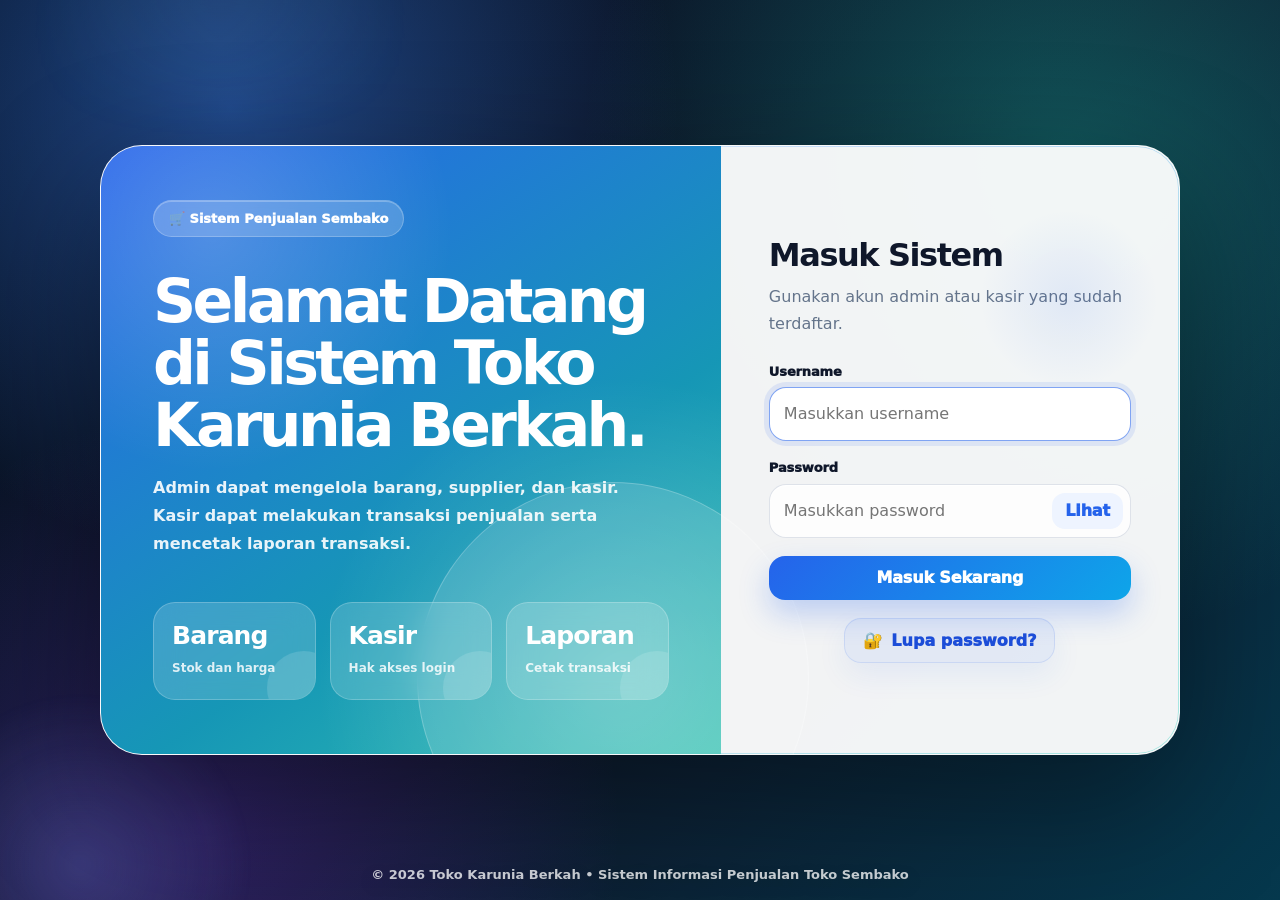
<file: laporan_penjualan.html>
<!DOCTYPE html>
<html lang="id">
<head><meta charset="UTF-8"><meta name="viewport" content="width=1181, viewport-fit=cover"><title>Laporan Penjualan | Sistem Informasi Penjualan Toko Sembako</title><style>
:root {
    --bg: #eef6ff;
    --bg-deep: #071528;
    --surface: rgba(255, 255, 255, .88);
    --surface-strong: #ffffff;
    --surface-soft: #f6faff;
    --ink: #0f172a;
    --muted: #64748b;
    --line: rgba(148, 163, 184, .30);
    --primary: #2563eb;
    --primary-dark: #1d4ed8;
    --cyan: #06b6d4;
    --teal: #14b8a6;
    --green: #16a34a;
    --red: #dc2626;
    --amber: #f59e0b;
    --purple: #7c3aed;
    --radius: 24px;
    --shadow: 0 28px 80px rgba(15, 23, 42, .13);
    --shadow-soft: 0 14px 36px rgba(15, 23, 42, .09);
    --blur: blur(18px);
}

* { box-sizing: border-box; }
html { scroll-behavior: smooth; }
body {
    margin: 0;
    min-height: 100vh;
    font-family: Inter, ui-sans-serif, system-ui, -apple-system, BlinkMacSystemFont, "Segoe UI", Arial, sans-serif;
    color: var(--ink);
    background:
        radial-gradient(circle at 8% 4%, rgba(37, 99, 235, .18), transparent 24rem),
        radial-gradient(circle at 92% 12%, rgba(20, 184, 166, .16), transparent 26rem),
        radial-gradient(circle at 60% 100%, rgba(124, 58, 237, .08), transparent 28rem),
        linear-gradient(135deg, #edf5ff 0%, #f8fbff 48%, #ecfff8 100%);
    overflow-x: hidden;
}
body::before {
    content: "";
    position: fixed;
    inset: 0;
    pointer-events: none;
    z-index: -3;
    background-image:
        linear-gradient(rgba(37, 99, 235, .045) 1px, transparent 1px),
        linear-gradient(90deg, rgba(37, 99, 235, .045) 1px, transparent 1px);
    background-size: 34px 34px;
    mask-image: linear-gradient(to bottom, rgba(0, 0, 0, .72), transparent 74%);
}
body::after {
    content: "";
    position: fixed;
    width: 520px;
    height: 520px;
    right: -230px;
    bottom: -235px;
    border-radius: 999px;
    background: radial-gradient(circle, rgba(14, 165, 233, .18), transparent 68%);
    filter: blur(3px);
    animation: auroraFloat 13s ease-in-out infinite alternate;
    pointer-events: none;
    z-index: -2;
}

a { color: inherit; text-decoration: none; }
button, input, select, textarea { font: inherit; }
img { max-width: 100%; }

/* LOGIN */
.login-page {
    display: grid;
    place-items: center;
    min-height: 100vh;
    padding: 32px;
    background:
        radial-gradient(circle at 18% 12%, rgba(59, 130, 246, .48), transparent 28rem),
        radial-gradient(circle at 83% 18%, rgba(20, 184, 166, .38), transparent 30rem),
        radial-gradient(circle at 16% 92%, rgba(124, 58, 237, .28), transparent 26rem),
        linear-gradient(135deg, #061225 0%, #0f172a 54%, #05384d 100%);
    overflow: hidden;
}
.login-page::before,
.login-page::after {
    content: "";
    position: fixed;
    border-radius: 999px;
    pointer-events: none;
    opacity: .9;
}
.login-page::before {
    width: 440px;
    height: 440px;
    top: -175px;
    right: -135px;
    background: radial-gradient(circle, rgba(125, 211, 252, .30), transparent 64%);
    animation: orbMove 10s ease-in-out infinite alternate;
}
.login-page::after {
    width: 380px;
    height: 380px;
    bottom: -155px;
    left: -110px;
    background: radial-gradient(circle, rgba(129, 140, 248, .28), transparent 65%);
    animation: orbMove 11s ease-in-out infinite alternate-reverse;
}
.login-card {
    width: min(1080px, 100%);
    min-height: 610px;
    display: grid;
    grid-template-columns: 1.15fr .85fr;
    position: relative;
    overflow: hidden;
    z-index: 1;
    border-radius: 38px;
    background: rgba(255, 255, 255, .95);
    border: 1px solid rgba(255, 255, 255, .42);
    box-shadow: 0 40px 120px rgba(0, 0, 0, .36);
    animation: cardReveal .82s cubic-bezier(.2, .8, .2, 1) both;
}
.login-card::before {
    content: "";
    position: absolute;
    inset: 0;
    padding: 1px;
    border-radius: inherit;
    background: linear-gradient(135deg, rgba(255, 255, 255, .85), rgba(96, 165, 250, .38), rgba(45, 212, 191, .38));
    mask: linear-gradient(#000 0 0) content-box, linear-gradient(#000 0 0);
    mask-composite: exclude;
    pointer-events: none;
}
.login-hero {
    position: relative;
    display: flex;
    flex-direction: column;
    justify-content: space-between;
    padding: 54px 52px;
    color: #fff;
    background:
        radial-gradient(circle at 78% 88%, rgba(255, 255, 255, .22), transparent 18rem),
        linear-gradient(145deg, rgba(37, 99, 235, .98), rgba(14, 116, 144, .94));
    isolation: isolate;
}
.login-hero::before {
    content: "";
    position: absolute;
    inset: 0;
    z-index: -1;
    background: linear-gradient(110deg, transparent 0%, rgba(255, 255, 255, .16) 44%, transparent 72%);
    transform: translateX(-120%);
    animation: shine 6s ease-in-out infinite;
}
.login-hero::after {
    content: "";
    position: absolute;
    right: -88px;
    bottom: -120px;
    width: 390px;
    height: 390px;
    border-radius: 50%;
    background: rgba(255, 255, 255, .13);
    border: 1px solid rgba(255, 255, 255, .22);
}
.login-badge {
    display: inline-flex;
    align-items: center;
    gap: 8px;
    width: fit-content;
    padding: 10px 15px;
    border-radius: 999px;
    background: rgba(255, 255, 255, .18);
    border: 1px solid rgba(255, 255, 255, .22);
    backdrop-filter: blur(12px);
    font-size: 13px;
    font-weight: 950;
    box-shadow: inset 0 1px 0 rgba(255, 255, 255, .26);
}
.login-hero h1 {
    max-width: 540px;
    margin: 34px 0 18px;
    font-size: clamp(38px, 5vw, 60px);
    line-height: 1.03;
    letter-spacing: -.06em;
}
.login-hero p {
    max-width: 470px;
    margin: 0;
    color: rgba(255, 255, 255, .9);
    line-height: 1.75;
    font-weight: 650;
}
.login-mini-cards {
    position: relative;
    z-index: 1;
    display: grid;
    grid-template-columns: repeat(3, minmax(0, 1fr));
    gap: 14px;
    margin-top: 38px;
}
.login-mini-cards div {
    position: relative;
    min-height: 98px;
    padding: 18px;
    overflow: hidden;
    border-radius: 22px;
    background: rgba(255, 255, 255, .16);
    border: 1px solid rgba(255, 255, 255, .22);
    backdrop-filter: blur(14px);
    transition: transform .25s ease, background .25s ease, border-color .25s ease;
}
.login-mini-cards div:hover {
    transform: translateY(-6px) scale(1.01);
    background: rgba(255, 255, 255, .23);
    border-color: rgba(255, 255, 255, .34);
}
.login-mini-cards div::after {
    content: "";
    position: absolute;
    right: -26px;
    bottom: -26px;
    width: 74px;
    height: 74px;
    border-radius: 50%;
    background: rgba(255, 255, 255, .13);
}
.login-mini-cards strong { display: block; margin-bottom: 7px; font-size: 25px; letter-spacing: -.035em; }
.login-mini-cards span { color: rgba(255, 255, 255, .84); font-size: 12px; font-weight: 750; }
.login-form-panel {
    position: relative;
    align-self: center;
    padding: 52px 48px;
}
.login-form-panel::before {
    content: "";
    position: absolute;
    width: 180px;
    height: 180px;
    right: 20px;
    top: 24px;
    border-radius: 50%;
    background: radial-gradient(circle, rgba(37, 99, 235, .09), transparent 70%);
    pointer-events: none;
}
.login-form-panel h2,
.forgot-card h1 {
    margin: 0 0 10px;
    font-size: 32px;
    line-height: 1.15;
    letter-spacing: -.045em;
}
.login-form-panel > p,
.forgot-card > p {
    margin: 0 0 26px;
    color: var(--muted);
    line-height: 1.68;
    font-weight: 520;
}
.forgot-login-box { margin-top: 18px; text-align: center; }
.forgot-login-box a {
    display: inline-flex;
    align-items: center;
    justify-content: center;
    gap: 8px;
    color: #1d4ed8;
    font-weight: 950;
    padding: 12px 18px;
    border-radius: 17px;
    background: rgba(37, 99, 235, .08);
    border: 1px solid rgba(37, 99, 235, .10);
    transition: .25s ease;
}
.forgot-login-box a::before { content: "🔐"; }
.forgot-login-box a:hover { background: rgba(37, 99, 235, .15); transform: translateY(-2px); }
.forgot-page {
    min-height: 100vh;
    display: grid;
    place-items: center;
    padding: 28px;
    background:
        radial-gradient(circle at 20% 10%, rgba(59, 130, 246, .34), transparent 24rem),
        radial-gradient(circle at 80% 90%, rgba(20, 184, 166, .28), transparent 25rem),
        linear-gradient(135deg, #071225, #0f172a);
}
.forgot-card {
    width: min(500px, 100%);
    padding: 36px;
    border-radius: 30px;
    background: rgba(255, 255, 255, .96);
    border: 1px solid rgba(255, 255, 255, .55);
    box-shadow: 0 34px 100px rgba(0, 0, 0, .30);
    animation: cardReveal .65s ease both;
}

/* FORM & BUTTON */
.form-group { margin-bottom: 15px; }
label {
    display: block;
    margin-bottom: 8px;
    color: #172033;
    font-size: 13px;
    font-weight: 950;
    letter-spacing: -.01em;
}
input, select, textarea {
    width: 100%;
    min-height: 47px;
    padding: 12px 14px;
    border: 1px solid #d8e2ef;
    border-radius: 16px;
    background: rgba(255, 255, 255, .88);
    color: var(--ink);
    outline: none;
    transition: border-color .2s ease, box-shadow .2s ease, transform .2s ease, background .2s ease;
}
textarea { min-height: 92px; resize: vertical; }
input:focus, select:focus, textarea:focus {
    border-color: rgba(37, 99, 235, .66);
    box-shadow: 0 0 0 5px rgba(37, 99, 235, .12);
    background: #fff;
    transform: translateY(-1px);
}
.password-wrap { position: relative; }
.password-wrap input { padding-right: 86px; }
.password-toggle {
    position: absolute;
    right: 8px;
    top: 50%;
    transform: translateY(-50%);
    min-height: 36px;
    width: auto;
    padding: 8px 13px;
    border-radius: 13px;
    background: #eef4ff;
    color: var(--primary);
    box-shadow: none;
}
button, .btn {
    position: relative;
    display: inline-flex;
    align-items: center;
    justify-content: center;
    gap: 8px;
    min-height: 44px;
    padding: 11px 17px;
    border: 0;
    border-radius: 16px;
    color: #fff;
    cursor: pointer;
    overflow: hidden;
    background: linear-gradient(135deg, #2563eb, #0ea5e9);
    box-shadow: 0 14px 30px rgba(37, 99, 235, .26);
    font-weight: 950;
    transition: transform .2s ease, box-shadow .2s ease, filter .2s ease;
}
button::after, .btn::after {
    content: "";
    position: absolute;
    inset: 0;
    background: linear-gradient(110deg, transparent, rgba(255, 255, 255, .28), transparent);
    transform: translateX(-120%);
    transition: transform .6s ease;
}
button:hover, .btn:hover { transform: translateY(-3px); box-shadow: 0 18px 38px rgba(37, 99, 235, .33); }
button:hover::after, .btn:hover::after { transform: translateX(120%); }
button:active, .btn:active { transform: translateY(0); }
.btn-secondary { background: linear-gradient(135deg, #475569, #64748b); box-shadow: 0 14px 30px rgba(71, 85, 105, .20); }
.btn-danger { background: linear-gradient(135deg, #dc2626, #f43f5e); box-shadow: 0 14px 30px rgba(220, 38, 38, .22); }
.btn-print { background: linear-gradient(135deg, #16a34a, #22c55e); box-shadow: 0 14px 30px rgba(22, 163, 74, .22); }
.btn-ghost { background: #eef4ff; color: var(--primary); box-shadow: none; }
.alert {
    margin-bottom: 16px;
    padding: 14px 15px;
    border-radius: 18px;
    border: 1px solid transparent;
    font-weight: 850;
    animation: slideUp .45s ease both;
}
.alert-error { background: #fff1f2; color: #991b1b; border-color: #fecdd3; }
.alert-success { background: #ecfdf5; color: #166534; border-color: #bbf7d0; }

/* APP LAYOUT: sidebar dan topbar tidak ikut saat halaman di-scroll */
.layout {
    display: block;
    min-height: 100vh;
}
.sidebar {
    position: fixed;
    top: 0;
    left: 0;
    bottom: 0;
    width: 304px;
    height: 100vh;
    min-height: 100vh;
    padding: 23px 18px;
    overflow-y: auto;
    overflow-x: hidden;
    color: #fff;
    background:
        radial-gradient(circle at 24% 0%, rgba(59, 130, 246, .34), transparent 18rem),
        radial-gradient(circle at 90% 80%, rgba(20, 184, 166, .22), transparent 18rem),
        linear-gradient(180deg, rgba(15, 23, 42, .99), rgba(9, 30, 55, .99));
    box-shadow: 18px 0 50px rgba(15, 23, 42, .14);
    z-index: 2;
}
.brand {
    display: flex;
    align-items: center;
    gap: 12px;
    padding-bottom: 18px;
    margin-bottom: 18px;
    border-bottom: 1px solid rgba(255, 255, 255, .10);
}
.brand-logo {
    width: 52px;
    height: 52px;
    display: grid;
    place-items: center;
    border-radius: 19px;
    background: linear-gradient(135deg, #38bdf8, #2563eb 56%, #14b8a6);
    box-shadow: 0 16px 38px rgba(37, 99, 235, .38);
    font-weight: 950;
    letter-spacing: -.05em;
    animation: pulseLogo 3.8s ease-in-out infinite;
}
.brand h2 { margin: 0; font-size: 20px; letter-spacing: -.04em; }
.brand span { display: block; margin-top: 2px; color: #93c5fd; font-size: 12px; font-weight: 850; }
.userbox {
    display: flex;
    align-items: center;
    gap: 12px;
    margin-bottom: 18px;
    padding: 15px;
    border-radius: 23px;
    background: rgba(255, 255, 255, .085);
    border: 1px solid rgba(255, 255, 255, .12);
    backdrop-filter: blur(14px);
    box-shadow: inset 0 1px 0 rgba(255, 255, 255, .07);
}
.avatar {
    width: 46px;
    height: 46px;
    display: grid;
    place-items: center;
    border-radius: 17px;
    background: linear-gradient(135deg, #e0f2fe, #bfdbfe);
    color: #1d4ed8;
    font-weight: 950;
    box-shadow: inset 0 1px 0 rgba(255, 255, 255, .75);
}
.userbox strong { display: block; font-size: 14px; }
.userbox span { display: block; margin-top: 2px; color: #93c5fd; font-size: 12px; font-weight: 950; }
.sidebar-nav { display: grid; gap: 8px; }
.sidebar-nav a, .logout {
    display: flex;
    align-items: center;
    gap: 11px;
    min-height: 45px;
    padding: 12px 13px;
    border-radius: 17px;
    color: #dbeafe;
    font-size: 14px;
    font-weight: 880;
    position: relative;
    transition: transform .20s ease, background .20s ease, color .20s ease;
}
.sidebar-nav a span, .logout span { width: 22px; text-align: center; filter: drop-shadow(0 5px 9px rgba(0, 0, 0, .20)); }
.sidebar-nav a::before {
    content: "";
    position: absolute;
    inset: 0;
    border-radius: inherit;
    background: linear-gradient(135deg, rgba(255, 255, 255, .16), rgba(255, 255, 255, .055));
    opacity: 0;
    transition: opacity .20s ease;
}
.sidebar-nav a:hover, .sidebar-nav a.active { color: #fff; transform: translateX(5px); }
.sidebar-nav a:hover::before, .sidebar-nav a.active::before { opacity: 1; }
.sidebar-nav a.active { box-shadow: inset 4px 0 0 #60a5fa, 0 14px 30px rgba(2, 8, 23, .12); }
.logout {
    margin-top: 20px;
    background: rgba(220, 38, 38, .17);
    border: 1px solid rgba(248, 113, 113, .24);
    color: #fecaca;
}
.logout:hover { background: rgba(220, 38, 38, .27); color: #fff; transform: translateX(5px); }
.content {
    width: calc(100% - 304px);
    min-height: 100vh;
    margin-left: 304px;
    padding: 30px;
}
.topbar {
    position: static;
    top: auto;
    z-index: 1;
    display: flex;
    align-items: center;
    justify-content: space-between;
    gap: 16px;
    min-height: 104px;
    padding: 22px 24px;
    margin-bottom: 24px;
    border-radius: 30px;
    overflow: hidden;
    background:
        linear-gradient(135deg, rgba(255, 255, 255, .90), rgba(255, 255, 255, .70)),
        radial-gradient(circle at 95% 20%, rgba(20, 184, 166, .16), transparent 18rem);
    border: 1px solid rgba(255, 255, 255, .76);
    backdrop-filter: var(--blur);
    box-shadow: var(--shadow-soft);
    animation: slideDown .48s ease both;
}
.topbar::after {
    content: "";
    position: absolute;
    right: -70px;
    top: -90px;
    width: 240px;
    height: 240px;
    border-radius: 999px;
    background: radial-gradient(circle, rgba(37, 99, 235, .10), transparent 67%);
    pointer-events: none;
}
.topbar h1 { margin: 0; font-size: 30px; letter-spacing: -.05em; }
.eyebrow {
    margin: 0 0 5px;
    color: var(--primary);
    font-size: 12px;
    font-weight: 950;
    text-transform: uppercase;
    letter-spacing: .14em;
}
.topbar-right { position: relative; z-index: 1; display: flex; align-items: center; gap: 10px; flex-wrap: wrap; justify-content: flex-end; }
.date-pill, .role-pill, .clock-pill {
    display: inline-flex;
    align-items: center;
    gap: 7px;
    min-height: 39px;
    padding: 10px 13px;
    border-radius: 999px;
    font-size: 12px;
    font-weight: 950;
    white-space: nowrap;
    border: 1px solid rgba(255, 255, 255, .72);
}
.date-pill { background: #eff6ff; color: #1d4ed8; }
.role-pill { background: #ecfdf5; color: #047857; }
.clock-pill { background: #f5f3ff; color: #6d28d9; }
.date-pill::before { content: "📅"; }
.role-pill::before { content: "🔑"; }
.clock-pill::before { content: "⏱"; }
.page-title {
    display: flex;
    align-items: center;
    justify-content: space-between;
    gap: 16px;
    margin-bottom: 18px;
    animation: slideUp .48s ease both;
}
.page-title h1 { margin: 0; font-size: 27px; letter-spacing: -.045em; }

.card {
    position: relative;
    margin-bottom: 22px;
    padding: 23px;
    border-radius: var(--radius);
    background: var(--surface);
    border: 1px solid rgba(255, 255, 255, .72);
    box-shadow: var(--shadow-soft);
    backdrop-filter: var(--blur);
    animation: slideUp .52s ease both;
}
.card::before {
    content: "";
    position: absolute;
    inset: 0;
    border-radius: inherit;
    background: linear-gradient(135deg, rgba(255, 255, 255, .58), transparent 47%);
    pointer-events: none;
}
.card > * { position: relative; }
.card h2 { margin: 0 0 16px; font-size: 21px; letter-spacing: -.035em; }
.grid { display: grid; grid-template-columns: repeat(2, minmax(0, 1fr)); gap: 15px; }
.grid-3 { display: grid; grid-template-columns: repeat(3, minmax(0, 1fr)); gap: 15px; }

/* DASHBOARD */
.dashboard-hero {
    position: relative;
    overflow: hidden;
    display: grid;
    grid-template-columns: 1.3fr .7fr;
    gap: 20px;
    align-items: center;
    min-height: 160px;
    margin-bottom: 20px;
    padding: 26px;
    border-radius: 30px;
    color: #fff;
    background:
        radial-gradient(circle at 92% 22%, rgba(255,255,255,.24), transparent 15rem),
        linear-gradient(135deg, #2563eb, #0891b2 64%, #14b8a6);
    box-shadow: 0 28px 70px rgba(37, 99, 235, .24);
    animation: slideUp .55s ease both;
}
.dashboard-hero::after {
    content: "";
    position: absolute;
    right: -90px;
    bottom: -130px;
    width: 330px;
    height: 330px;
    border-radius: 50%;
    background: rgba(255,255,255,.12);
    border: 1px solid rgba(255,255,255,.18);
}
.dashboard-hero h2 { position: relative; z-index: 1; margin: 0 0 10px; font-size: 32px; letter-spacing: -.055em; }
.dashboard-hero p { position: relative; z-index: 1; max-width: 680px; margin: 0; color: rgba(255,255,255,.88); line-height: 1.72; font-weight: 650; }
.hero-kpi { position: relative; z-index: 1; display: grid; gap: 10px; }
.hero-kpi div {
    padding: 14px 15px;
    border-radius: 20px;
    background: rgba(255,255,255,.16);
    border: 1px solid rgba(255,255,255,.22);
    backdrop-filter: blur(14px);
}
.hero-kpi span { display: block; color: rgba(255,255,255,.78); font-size: 12px; font-weight: 850; }
.hero-kpi strong { display: block; margin-top: 3px; font-size: 20px; letter-spacing: -.035em; }
.stats {
    display: grid;
    grid-template-columns: repeat(4, minmax(0, 1fr));
    gap: 18px;
    margin-bottom: 22px;
}
.stat {
    position: relative;
    min-height: 144px;
    padding: 22px;
    overflow: hidden;
    border-radius: 26px;
    background: linear-gradient(150deg, rgba(255,255,255,.96), rgba(248,251,255,.88));
    border: 1px solid rgba(255,255,255,.76);
    box-shadow: var(--shadow-soft);
    animation: statPop .55s ease both;
    transition: transform .25s ease, box-shadow .25s ease;
}
.stat:hover { transform: translateY(-6px); box-shadow: 0 24px 54px rgba(15, 23, 42, .13); }
.stat:nth-child(1) { animation-delay: .03s; }
.stat:nth-child(2) { animation-delay: .08s; }
.stat:nth-child(3) { animation-delay: .13s; }
.stat:nth-child(4) { animation-delay: .18s; }
.stat::before {
    content: "";
    position: absolute;
    right: -44px;
    top: -48px;
    width: 140px;
    height: 140px;
    border-radius: 50%;
    background: rgba(37, 99, 235, .10);
}
.stat::after {
    content: "📌";
    position: absolute;
    right: 18px;
    top: 18px;
    width: 48px;
    height: 48px;
    display: grid;
    place-items: center;
    border-radius: 18px;
    background: #eff6ff;
    font-size: 22px;
    box-shadow: inset 0 1px 0 rgba(255,255,255,.85);
}
.stat:nth-child(1)::after { content: "📦"; }
.stat:nth-child(2)::after { content: "🚚"; background: #ecfeff; }
.stat:nth-child(3)::after { content: "👤"; background: #f5f3ff; }
.stat:nth-child(4)::after { content: "💰"; background: #ecfdf5; }
.stat h3 {
    margin: 0 0 14px;
    color: var(--muted);
    font-size: 12px;
    font-weight: 950;
    text-transform: uppercase;
    letter-spacing: .08em;
}
.stat p {
    position: relative;
    z-index: 1;
    margin: 0;
    font-size: 28px;
    font-weight: 950;
    letter-spacing: -.045em;
}
.dashboard-grid {
    display: grid;
    grid-template-columns: minmax(0, 1fr) 340px;
    gap: 20px;
}
.quick-actions { display: grid; gap: 12px; }
.quick-actions a {
    display: flex;
    align-items: center;
    justify-content: space-between;
    gap: 12px;
    padding: 15px;
    border-radius: 20px;
    background: #fff;
    border: 1px solid rgba(148, 163, 184, .22);
    box-shadow: 0 10px 24px rgba(15, 23, 42, .06);
    font-weight: 950;
    transition: transform .22s ease, box-shadow .22s ease, border-color .22s ease;
}
.quick-actions a:hover { transform: translateY(-4px); box-shadow: 0 18px 40px rgba(37, 99, 235, .12); border-color: rgba(37, 99, 235, .25); }
.quick-actions span { color: var(--muted); font-size: 12px; font-weight: 800; }

/* TABLE */
.table-tools {
    display: flex;
    align-items: center;
    justify-content: space-between;
    gap: 12px;
    margin: 0 0 14px;
    flex-wrap: wrap;
}
.table-search { max-width: 360px; background: rgba(255,255,255,.88); }
.table-count {
    color: var(--muted);
    font-size: 13px;
    font-weight: 950;
    padding: 8px 12px;
    background: rgba(248,250,252,.82);
    border: 1px solid var(--line);
    border-radius: 999px;
}
.table-wrap {
    width: 100%;
    overflow-x: auto;
    border-radius: 22px;
    border: 1px solid rgba(148, 163, 184, .25);
    background: #fff;
    box-shadow: inset 0 1px 0 rgba(255,255,255,.75);
}
.table-wrap::-webkit-scrollbar { height: 10px; }
.table-wrap::-webkit-scrollbar-thumb { background: #cbd5e1; border-radius: 999px; border: 3px solid #fff; }
table {
    width: 100%;
    min-width: 760px;
    border-collapse: collapse;
    background: #fff;
}
th, td {
    padding: 14px 13px;
    border-bottom: 1px solid #e8eef7;
    text-align: left;
    vertical-align: middle;
}
th {
    position: static;
    top: auto;
    z-index: auto;
    background: linear-gradient(180deg, #f8fbff, #eef5ff);
    color: #334155;
    font-size: 12px;
    font-weight: 950;
    text-transform: uppercase;
    letter-spacing: .06em;
    white-space: nowrap;
}
td { color: #334155; font-size: 14px; }
tbody tr { transition: background .16s ease, transform .16s ease, box-shadow .16s ease; }
tbody tr:hover { background: #f8fbff; transform: scale(1.002); box-shadow: 0 8px 24px rgba(15,23,42,.05); }
tbody tr.row-new { animation: rowIn .30s ease both; }
tfoot th { background: #f8fafc; color: var(--ink); }
.actions { display: flex; gap: 8px; flex-wrap: wrap; }
.actions .btn { padding: 9px 12px; border-radius: 13px; font-size: 13px; }
.badge {
    display: inline-flex;
    align-items: center;
    justify-content: center;
    padding: 6px 10px;
    border-radius: 999px;
    background: #eff6ff;
    color: #1d4ed8;
    font-size: 12px;
    font-weight: 950;
}
.report-header {
    text-align: center;
    margin-bottom: 18px;
    padding-bottom: 15px;
    border-bottom: 2px solid var(--line);
}
.report-header h2 { margin: 0 0 8px; }
.report-header p { margin: 4px 0; color: var(--muted); }
.filter { display: flex; align-items: end; gap: 11px; flex-wrap: wrap; }
.filter .form-group { min-width: 190px; margin-bottom: 0; }
#tabelItem { margin-top: 8px; }
#grandTotal { color: #047857; font-size: 18px; }

/* JS ENHANCEMENTS */
.app-loader {
    position: fixed;
    inset: 0;
    z-index: 9999;
    display: grid;
    place-items: center;
    background: linear-gradient(135deg, #061225, #0f172a 52%, #06394b);
    color: #fff;
    transition: opacity .45s ease, visibility .45s ease;
}
.app-loader.hide { opacity: 0; visibility: hidden; }
.loader-box { text-align: center; font-weight: 950; letter-spacing: -.02em; }
.loader-spinner {
    width: 48px;
    height: 48px;
    margin: 0 auto 14px;
    border-radius: 50%;
    border: 4px solid rgba(255,255,255,.15);
    border-top-color: #60a5fa;
    box-shadow: 0 0 30px rgba(96, 165, 250, .25);
    animation: spin .75s linear infinite;
}
.no-result-row td { text-align: center; color: var(--muted); font-weight: 850; padding: 28px 12px; }
.form-spotlight { box-shadow: 0 0 0 5px rgba(37,99,235,.10), var(--shadow-soft); }
.reveal-ready { opacity: 0; transform: translateY(18px); transition: opacity .55s ease, transform .55s ease; }
.reveal-ready.revealed { opacity: 1; transform: none; }

/* ANIMATION */
@keyframes cardReveal { from { opacity: 0; transform: translateY(24px) scale(.975); } to { opacity: 1; transform: none; } }
@keyframes slideUp { from { opacity: 0; transform: translateY(18px); } to { opacity: 1; transform: none; } }
@keyframes slideDown { from { opacity: 0; transform: translateY(-14px); } to { opacity: 1; transform: none; } }
@keyframes rowIn { from { opacity: 0; transform: translateY(8px); } to { opacity: 1; transform: none; } }
@keyframes statPop { from { opacity: 0; transform: translateY(18px) scale(.98); } to { opacity: 1; transform: none; } }
@keyframes orbMove { from { transform: translate3d(0,0,0) scale(1); } to { transform: translate3d(30px, 25px, 0) scale(1.07); } }
@keyframes auroraFloat { from { transform: translate(0,0) scale(1); } to { transform: translate(-36px, -24px) scale(1.09); } }
@keyframes shine { 0%, 42% { transform: translateX(-120%); } 62%, 100% { transform: translateX(120%); } }
@keyframes pulseLogo { 0%, 100% { transform: translateY(0); box-shadow: 0 16px 38px rgba(37,99,235,.38); } 50% { transform: translateY(-3px); box-shadow: 0 20px 48px rgba(20,184,166,.36); } }
@keyframes spin { to { transform: rotate(360deg); } }
@keyframes ripple { to { transform: scale(2.7); opacity: 0; } }


/* PREMIUM V6: dashboard compact table + footer copyright */
.transaksi-terbaru-card {
    overflow: hidden !important;
}

.transaksi-terbaru-card .table-tools {
    gap: 10px;
    margin-bottom: 12px;
}

.transaksi-terbaru-card .table-search {
    max-width: 320px;
    min-height: 44px;
}

.transaksi-terbaru-card .table-count {
    font-size: 12px;
    padding: 7px 11px;
}

.transaksi-terbaru-card .table-wrap {
    overflow-x: hidden !important;
}

.table-transaksi-dashboard {
    width: 100% !important;
    min-width: 0 !important;
    table-layout: fixed !important;
}

.table-transaksi-dashboard th,
.table-transaksi-dashboard td {
    padding: 11px 8px !important;
    font-size: 12.2px !important;
    line-height: 1.35 !important;
    white-space: normal !important;
    word-break: break-word !important;
}

.table-transaksi-dashboard th {
    font-size: 10.6px !important;
    letter-spacing: .045em !important;
}

.table-transaksi-dashboard th:nth-child(1),
.table-transaksi-dashboard td:nth-child(1) {
    width: 6%;
    text-align: center;
}

.table-transaksi-dashboard th:nth-child(2),
.table-transaksi-dashboard td:nth-child(2) {
    width: 23%;
}

.table-transaksi-dashboard th:nth-child(3),
.table-transaksi-dashboard td:nth-child(3) {
    width: 17%;
}

.table-transaksi-dashboard th:nth-child(4),
.table-transaksi-dashboard td:nth-child(4) {
    width: 13%;
}

.table-transaksi-dashboard th:nth-child(5),
.table-transaksi-dashboard td:nth-child(5),
.table-transaksi-dashboard th:nth-child(6),
.table-transaksi-dashboard td:nth-child(6),
.table-transaksi-dashboard th:nth-child(7),
.table-transaksi-dashboard td:nth-child(7) {
    width: 13.6%;
    white-space: nowrap !important;
}

.app-footer {
    margin: 26px 0 4px;
    padding: 18px 22px;
    display: flex;
    align-items: center;
    justify-content: space-between;
    gap: 14px;
    border-radius: 24px;
    background:
        linear-gradient(135deg, rgba(255,255,255,.88), rgba(255,255,255,.62)),
        radial-gradient(circle at 95% 20%, rgba(37,99,235,.12), transparent 16rem);
    border: 1px solid rgba(255,255,255,.74);
    box-shadow: 0 16px 42px rgba(15,23,42,.08);
    color: #475569;
    backdrop-filter: blur(16px);
}

.app-footer strong {
    display: block;
    color: #0f172a;
    font-size: 14px;
    letter-spacing: -.015em;
}

.app-footer span,
.app-footer p {
    margin: 0;
    color: #64748b;
    font-size: 12px;
    font-weight: 750;
}

.login-copyright {
    position: fixed;
    left: 50%;
    bottom: 18px;
    transform: translateX(-50%);
    width: calc(100% - 32px);
    text-align: center;
    color: rgba(255,255,255,.76);
    font-size: 13px;
    font-weight: 760;
    z-index: 2;
    text-shadow: 0 6px 18px rgba(0,0,0,.22);
}


/* PREMIUM V7: sidebar kiri dibuat diam, hanya konten kanan yang bergerak saat scroll */
.sidebar::-webkit-scrollbar {
    width: 7px;
}
.sidebar::-webkit-scrollbar-track {
    background: rgba(255, 255, 255, .04);
}
.sidebar::-webkit-scrollbar-thumb {
    background: rgba(147, 197, 253, .38);
    border-radius: 999px;
}
.sidebar::-webkit-scrollbar-thumb:hover {
    background: rgba(147, 197, 253, .62);
}
html, body {
    overflow-x: hidden;
}



/* PREMIUM V10: sidebar bisa dibuka dan ditutup */
.sidebar,
.content,
.sidebar-toggle {
    transition: transform .32s ease, margin-left .32s ease, width .32s ease, left .32s ease, box-shadow .32s ease;
}

.sidebar-toggle {
    position: fixed;
    left: 318px;
    top: 22px;
    z-index: 1200;
    width: 46px;
    height: 46px;
    display: inline-grid;
    place-items: center;
    border: 0;
    border-radius: 16px;
    color: #ffffff;
    background: linear-gradient(135deg, #2563eb, #0ea5e9);
    box-shadow: 0 18px 38px rgba(37, 99, 235, .28);
    font-size: 20px;
    line-height: 1;
    cursor: pointer;
}

.sidebar-toggle:hover {
    transform: translateY(-2px) scale(1.03);
    box-shadow: 0 22px 46px rgba(37, 99, 235, .36);
}

body.sidebar-collapsed .sidebar {
    transform: translateX(-104%);
    box-shadow: none;
}

body.sidebar-collapsed .content {
    margin-left: 0;
    width: 100%;
}

body.sidebar-collapsed .sidebar-toggle {
    left: 22px;
    background: linear-gradient(135deg, #0f172a, #2563eb);
}

body.sidebar-collapsed .content .topbar,
body.sidebar-collapsed .content .card,
body.sidebar-collapsed .content .page-title,
body.sidebar-collapsed .content .dashboard-hero,
body.sidebar-collapsed .content .stats,
body.sidebar-collapsed .content .dashboard-grid,
body.sidebar-collapsed .content .app-footer {
    animation-duration: .32s;
}

@media (max-width: 900px) {
    .sidebar-toggle {
        left: 18px;
        top: 18px;
    }

    .sidebar {
        position: fixed !important;
        width: 304px;
        height: 100vh;
        min-height: 100vh;
        border-radius: 0 28px 28px 0;
        transform: translateX(-104%);
        z-index: 1100;
        overflow-y: auto;
    }

    body:not(.sidebar-collapsed) .sidebar {
        transform: translateX(0);
    }

    .content {
        width: 100% !important;
        margin-left: 0 !important;
        padding-top: 78px;
    }
}

@media print {
    body { background: #fff; color: #000; }
    body::before, body::after, .sidebar, .topbar, .no-print, .table-tools, .app-loader { display: none !important; }
    .content { width: 100%; margin: 0; padding: 0; }
    .card { box-shadow: none; border: 0; border-radius: 0; padding: 0; background: #fff; }
    .card::before { display: none; }
    .page-title { display: none; }
    table { min-width: 0; }
    th, td { border: 1px solid #000; color: #000; }
}

@media (max-width: 1100px) {
    .stats { grid-template-columns: repeat(2, minmax(0, 1fr)); }
    .dashboard-grid { grid-template-columns: 1fr; }
    .dashboard-hero { grid-template-columns: 1fr; }
}
@media (max-width: 900px) {
    .login-card { grid-template-columns: 1fr; }
    .login-hero { min-height: 420px; }
    .layout { display: block; }
    .sidebar {
        position: static;
        width: 100%;
        height: auto;
        min-height: auto;
        border-radius: 0 0 30px 30px;
        overflow: visible;
    }
    .content {
        width: 100%;
        margin-left: 0;
        padding: 18px;
    }
    .topbar { align-items: flex-start; flex-direction: column; }
    .grid, .grid-3 { grid-template-columns: 1fr; }
}
@media (max-width: 640px) {
    .app-footer { align-items: flex-start; flex-direction: column; }
    .login-copyright { position: static; transform: none; margin-top: 18px; }
    .login-page, .forgot-page { padding: 16px; }
    .login-card { border-radius: 28px; }
    .login-hero, .login-form-panel { padding: 32px 24px; }
    .login-mini-cards { grid-template-columns: 1fr; }
    .stats { grid-template-columns: 1fr; }
    .page-title { align-items: flex-start; flex-direction: column; }
    .card { padding: 17px; }
    .filter { align-items: stretch; }
    .filter .form-group { width: 100%; }
    button, .btn { width: auto; }
}

@media (prefers-reduced-motion: reduce) {
    *, *::before, *::after { animation: none !important; transition: none !important; scroll-behavior: auto !important; }
}

/* Mobile override untuk sidebar collapse, ditaruh di akhir agar menang dari aturan responsive lama */
@media (max-width: 900px) {
    .sidebar-toggle {
        position: fixed;
        display: inline-grid;
        left: 18px;
        top: 18px;
        z-index: 1200;
    }

    .sidebar {
        position: fixed !important;
        top: 0;
        left: 0;
        bottom: 0;
        width: 304px !important;
        height: 100vh !important;
        min-height: 100vh !important;
        border-radius: 0 28px 28px 0 !important;
        overflow-y: auto !important;
        transform: translateX(-104%);
        z-index: 1100;
    }

    body:not(.sidebar-collapsed) .sidebar {
        transform: translateX(0);
    }

    body.sidebar-collapsed .sidebar {
        transform: translateX(-104%);
    }

    .content,
    body.sidebar-collapsed .content {
        width: 100% !important;
        margin-left: 0 !important;
        padding: 78px 18px 18px !important;
    }
}


/* PREMIUM V11: tombol buka/tutup sidebar dirapikan di dalam header, tidak menabrak judul */
.topbar {
    align-items: center;
    padding: 20px 24px;
}

.topbar-left {
    position: relative;
    z-index: 2;
    display: flex;
    align-items: center;
    gap: 16px;
    min-width: 0;
}

.topbar-title {
    min-width: 0;
}

.topbar-title h1 {
    white-space: normal;
    overflow-wrap: anywhere;
}

.sidebar-toggle,
body.sidebar-collapsed .sidebar-toggle {
    position: relative !important;
    left: auto !important;
    top: auto !important;
    z-index: 3;
    flex: 0 0 54px;
    width: 54px;
    height: 54px;
    min-height: 54px;
    padding: 0;
    display: inline-grid;
    place-items: center;
    border-radius: 20px;
    border: 1px solid rgba(255, 255, 255, .72);
    color: #ffffff;
    background:
        linear-gradient(135deg, #1d4ed8 0%, #2563eb 48%, #0ea5e9 100%);
    box-shadow:
        0 18px 38px rgba(37, 99, 235, .24),
        inset 0 1px 0 rgba(255, 255, 255, .28);
    font-size: 0;
    line-height: 1;
    cursor: pointer;
    transform: none;
}

.sidebar-toggle::before {
    content: "";
    position: absolute;
    inset: 8px;
    border-radius: 15px;
    background: rgba(255, 255, 255, .12);
    opacity: .95;
    transition: opacity .25s ease, transform .25s ease;
}

.sidebar-toggle .toggle-icon {
    position: relative;
    z-index: 1;
    display: grid;
    place-items: center;
    width: 28px;
    height: 28px;
    color: #fff;
    font-size: 27px;
    font-weight: 950;
    line-height: 1;
    transform: translateY(-1px);
}

body.sidebar-collapsed .sidebar-toggle {
    background:
        linear-gradient(135deg, #0f172a 0%, #1d4ed8 58%, #0ea5e9 100%);
}

body.sidebar-collapsed .sidebar-toggle .toggle-icon {
    font-size: 26px;
    transform: none;
}

.sidebar-toggle:hover,
body.sidebar-collapsed .sidebar-toggle:hover {
    transform: translateY(-2px) scale(1.02);
    box-shadow:
        0 22px 46px rgba(37, 99, 235, .32),
        inset 0 1px 0 rgba(255, 255, 255, .30);
}

.sidebar-toggle:hover::before {
    opacity: 1;
    transform: scale(.94);
}

body:not(.sidebar-collapsed) .content {
    width: calc(100% - 304px);
    margin-left: 304px;
}

body.sidebar-collapsed .content {
    width: 100% !important;
    margin-left: 0 !important;
}

body.sidebar-collapsed .topbar {
    border-color: rgba(37, 99, 235, .16);
    box-shadow: 0 22px 55px rgba(37, 99, 235, .09);
}

body.sidebar-collapsed .topbar-left::after {
    content: "Menu penuh aktif";
    display: inline-flex;
    align-items: center;
    min-height: 31px;
    padding: 7px 11px;
    border-radius: 999px;
    background: rgba(37, 99, 235, .08);
    color: #1d4ed8;
    font-size: 11px;
    font-weight: 950;
    white-space: nowrap;
}

/* Dashboard V11: ringkasan lebih ringkas dan tetap menghitung data hari berjalan */
.dashboard-hero p {
    max-width: 730px;
}

@media (max-width: 900px) {
    .topbar {
        padding: 18px;
        border-radius: 26px;
    }

    .topbar-left {
        gap: 12px;
        width: 100%;
    }

    .sidebar-toggle,
    body.sidebar-collapsed .sidebar-toggle {
        position: relative !important;
        left: auto !important;
        top: auto !important;
        flex-basis: 50px;
        width: 50px;
        height: 50px;
        min-height: 50px;
        border-radius: 18px;
    }

    .topbar h1 {
        font-size: 26px;
    }

    .content,
    body.sidebar-collapsed .content {
        padding-top: 18px !important;
    }

    body.sidebar-collapsed .topbar-left::after {
        display: none;
    }
}

@media (max-width: 520px) {
    .topbar-left {
        align-items: flex-start;
    }

    .sidebar-toggle,
    body.sidebar-collapsed .sidebar-toggle {
        flex-basis: 46px;
        width: 46px;
        height: 46px;
        min-height: 46px;
        border-radius: 16px;
    }

    .sidebar-toggle .toggle-icon {
        font-size: 24px;
    }
}

/* PREMIUM V12: data barang berurutan dan tampilan inventory lebih menarik */
.page-title-inventory {
    align-items: flex-end;
}
.page-subtitle {
    margin: 7px 0 0;
    color: var(--muted);
    font-size: 14px;
    font-weight: 650;
}
.inventory-hero {
    position: relative;
    overflow: hidden;
    display: grid;
    grid-template-columns: minmax(0, 1.05fr) minmax(360px, .95fr);
    gap: 20px;
    align-items: stretch;
    margin-bottom: 22px;
    padding: 26px;
    border-radius: 32px;
    color: #fff;
    background:
        radial-gradient(circle at 92% 18%, rgba(255,255,255,.28), transparent 16rem),
        radial-gradient(circle at 16% 110%, rgba(255,255,255,.18), transparent 18rem),
        linear-gradient(135deg, #1d4ed8 0%, #0891b2 62%, #14b8a6 100%);
    box-shadow: 0 28px 70px rgba(37, 99, 235, .22);
    animation: slideUp .54s ease both;
}
.inventory-hero::before {
    content: "";
    position: absolute;
    inset: 0;
    background: linear-gradient(110deg, transparent 0%, rgba(255,255,255,.16) 42%, transparent 72%);
    transform: translateX(-120%);
    animation: shine 7s ease-in-out infinite;
}
.inventory-hero::after {
    content: "";
    position: absolute;
    right: -105px;
    bottom: -145px;
    width: 360px;
    height: 360px;
    border-radius: 50%;
    background: rgba(255,255,255,.12);
    border: 1px solid rgba(255,255,255,.18);
}
.inventory-hero-copy,
.inventory-mini-stats {
    position: relative;
    z-index: 1;
}
.inventory-badge {
    display: inline-flex;
    width: fit-content;
    align-items: center;
    gap: 8px;
    margin-bottom: 20px;
    padding: 9px 14px;
    border-radius: 999px;
    background: rgba(255,255,255,.17);
    border: 1px solid rgba(255,255,255,.22);
    color: rgba(255,255,255,.92);
    font-size: 12px;
    font-weight: 950;
    backdrop-filter: blur(12px);
}
.inventory-hero h2 {
    margin: 0 0 12px;
    max-width: 640px;
    font-size: clamp(30px, 3.2vw, 42px);
    line-height: 1.08;
    letter-spacing: -.06em;
}
.inventory-hero p {
    margin: 0;
    max-width: 690px;
    color: rgba(255,255,255,.88);
    line-height: 1.7;
    font-weight: 680;
}
.inventory-mini-stats {
    display: grid;
    grid-template-columns: repeat(2, minmax(0, 1fr));
    gap: 12px;
}
.inventory-mini-stats div {
    min-height: 105px;
    padding: 18px;
    border-radius: 24px;
    background: rgba(255,255,255,.16);
    border: 1px solid rgba(255,255,255,.24);
    backdrop-filter: blur(16px);
    box-shadow: inset 0 1px 0 rgba(255,255,255,.25);
}
.inventory-mini-stats span {
    display: block;
    color: rgba(255,255,255,.76);
    font-size: 12px;
    font-weight: 900;
    text-transform: uppercase;
    letter-spacing: .08em;
}
.inventory-mini-stats strong {
    display: block;
    margin-top: 9px;
    color: #fff;
    font-size: 25px;
    line-height: 1.2;
    letter-spacing: -.045em;
}
.inventory-form-card,
.inventory-table-card {
    overflow: hidden;
}
.inventory-form-card::after,
.inventory-table-card::after {
    content: "";
    position: absolute;
    width: 220px;
    height: 220px;
    right: -95px;
    top: -98px;
    border-radius: 50%;
    background: radial-gradient(circle, rgba(37,99,235,.09), transparent 67%);
    pointer-events: none;
}
.section-head {
    position: relative;
    z-index: 1;
    display: flex;
    align-items: flex-start;
    justify-content: space-between;
    gap: 16px;
    margin-bottom: 18px;
}
.section-head h2 {
    margin: 5px 0 0;
    font-size: 23px;
    letter-spacing: -.045em;
}
.section-kicker {
    color: var(--primary);
    font-size: 11px;
    font-weight: 950;
    letter-spacing: .13em;
    text-transform: uppercase;
}
.next-code-pill,
.sort-info-pill {
    display: inline-flex;
    align-items: center;
    min-height: 40px;
    padding: 10px 14px;
    border-radius: 999px;
    background: #eff6ff;
    color: #1e3a8a;
    border: 1px solid rgba(37, 99, 235, .16);
    box-shadow: 0 10px 24px rgba(37, 99, 235, .08);
    font-size: 12px;
    font-weight: 900;
    white-space: nowrap;
}
.next-code-pill strong {
    margin-left: 5px;
    color: #1d4ed8;
}
.sort-info-pill {
    background: #ecfdf5;
    color: #047857;
    border-color: rgba(16, 185, 129, .20);
}
.inventory-form-grid {
    align-items: start;
}
.readonly-code {
    color: #1d4ed8 !important;
    background: linear-gradient(135deg, #eff6ff, #f8fbff) !important;
    border-color: rgba(37, 99, 235, .24) !important;
    font-weight: 950 !important;
    letter-spacing: .04em;
    cursor: not-allowed;
}
.field-hint {
    display: block;
    margin-top: 8px;
    color: var(--muted);
    font-size: 12px;
    font-weight: 700;
}
.form-actions-premium {
    display: flex;
    align-items: center;
    gap: 10px;
    margin-top: 4px;
    flex-wrap: wrap;
}
.inventory-table-card .table-tools {
    margin-top: 4px;
}
.inventory-table {
    min-width: 0 !important;
    table-layout: fixed;
}
.inventory-table th,
.inventory-table td {
    padding: 13px 12px;
}
.inventory-table th:nth-child(1),
.inventory-table td:nth-child(1) { width: 56px; }
.inventory-table th:nth-child(2),
.inventory-table td:nth-child(2) { width: 108px; }
.inventory-table th:nth-child(3),
.inventory-table td:nth-child(3) { width: 25%; }
.inventory-table th:nth-child(4),
.inventory-table td:nth-child(4) { width: 18%; }
.inventory-table th:nth-child(5),
.inventory-table td:nth-child(5) { width: 95px; }
.inventory-table th:nth-child(6),
.inventory-table td:nth-child(6) { width: 145px; }
.inventory-table th:nth-child(7),
.inventory-table td:nth-child(7) { width: 92px; }
.inventory-table th:nth-child(8),
.inventory-table td:nth-child(8) { width: 150px; }
.row-number {
    color: var(--muted);
    font-weight: 900;
    text-align: center;
}
.product-code,
.price-chip,
.supplier-chip,
.unit-chip,
.stock-pill {
    display: inline-flex;
    align-items: center;
    justify-content: center;
    width: fit-content;
    max-width: 100%;
    border-radius: 999px;
    font-size: 12px;
    font-weight: 950;
    line-height: 1;
    white-space: nowrap;
}
.product-code {
    padding: 8px 10px;
    color: #1d4ed8;
    background: #eff6ff;
    border: 1px solid rgba(37, 99, 235, .16);
    letter-spacing: .05em;
}
.product-name-cell {
    display: flex;
    align-items: center;
    gap: 11px;
    min-width: 0;
}
.product-name-cell strong,
.product-name-cell small {
    display: block;
    min-width: 0;
    overflow: hidden;
    text-overflow: ellipsis;
    white-space: nowrap;
}
.product-name-cell strong {
    color: #0f172a;
    font-size: 14px;
}
.product-name-cell small {
    margin-top: 4px;
    color: var(--muted);
    font-size: 11px;
    font-weight: 750;
}
.product-icon {
    flex: 0 0 auto;
    width: 38px;
    height: 38px;
    display: grid;
    place-items: center;
    border-radius: 14px;
    background: linear-gradient(135deg, #eff6ff, #ecfeff);
    border: 1px solid rgba(37,99,235,.12);
    box-shadow: inset 0 1px 0 rgba(255,255,255,.8);
}
.supplier-chip {
    padding: 8px 10px;
    color: #334155;
    background: #f8fafc;
    border: 1px solid rgba(148, 163, 184, .24);
    overflow: hidden;
    text-overflow: ellipsis;
}
.unit-chip {
    padding: 8px 10px;
    color: #6d28d9;
    background: #f5f3ff;
    border: 1px solid rgba(124, 58, 237, .14);
}
.price-chip {
    padding: 9px 11px;
    color: #047857;
    background: #ecfdf5;
    border: 1px solid rgba(16, 185, 129, .18);
}
.stock-pill {
    min-width: 44px;
    padding: 9px 11px;
}
.stock-safe {
    color: #047857;
    background: #dcfce7;
    border: 1px solid rgba(34, 197, 94, .24);
}
.stock-mid {
    color: #b45309;
    background: #fef3c7;
    border: 1px solid rgba(245, 158, 11, .28);
}
.stock-low {
    color: #b91c1c;
    background: #fee2e2;
    border: 1px solid rgba(239, 68, 68, .24);
}
.actions-premium {
    gap: 7px;
    flex-wrap: nowrap;
}
.actions-premium .btn {
    min-width: 64px;
    justify-content: center;
    padding: 10px 12px;
    box-shadow: 0 10px 20px rgba(15, 23, 42, .08);
}

@media (max-width: 1180px) {
    .inventory-hero {
        grid-template-columns: 1fr;
    }
    .inventory-table {
        min-width: 900px !important;
    }
}

@media (max-width: 720px) {
    .page-title-inventory,
    .section-head {
        align-items: flex-start;
        flex-direction: column;
    }
    .inventory-hero {
        padding: 22px;
        border-radius: 26px;
    }
    .inventory-mini-stats {
        grid-template-columns: 1fr;
    }
}


/* V13: tombol aman untuk barang yang sudah masuk transaksi */
.btn-locked {
    background: linear-gradient(135deg, #e2e8f0, #cbd5e1) !important;
    color: #475569 !important;
    cursor: not-allowed !important;
    box-shadow: none !important;
    border: 1px solid rgba(148, 163, 184, 0.55) !important;
}

.btn-locked:hover {
    transform: none !important;
    filter: none !important;
}

/* V14: Laporan cetak lebih rapi dan proporsional */
.report-print-card {
    overflow: hidden;
}

.report-print-card .table-wrap {
    border-radius: 20px;
    border-color: rgba(148, 163, 184, .24);
    overflow-x: auto;
}

.report-table {
    width: 100% !important;
    min-width: 0 !important;
    table-layout: auto;
}

.report-table th,
.report-table td {
    padding: 12px 12px;
    line-height: 1.45;
}

.report-table th {
    text-align: center;
}

.report-table td:first-child,
.report-table th:first-child {
    text-align: center;
    width: 56px;
}

.report-table td:nth-last-child(-n+3) {
    white-space: nowrap;
}

.report-table tbody tr:last-child th {
    background: linear-gradient(180deg, #f8fbff, #eef5ff);
    font-weight: 950;
}

.report-print-footer {
    margin-top: 20px;
    padding: 13px 16px;
    border-radius: 18px;
    text-align: center;
    color: #64748b;
    background: linear-gradient(135deg, #f8fbff, #eef6ff);
    border: 1px solid rgba(148, 163, 184, .22);
    font-size: 12px;
    font-weight: 850;
}

@media print {
    @page {
        size: A4 portrait;
        margin: 10mm 9mm;
    }

    html,
    body {
        width: auto !important;
        min-width: 0 !important;
        margin: 0 !important;
        padding: 0 !important;
        background: #ffffff !important;
        color: #111111 !important;
        font-family: Arial, Helvetica, sans-serif !important;
        -webkit-print-color-adjust: exact;
        print-color-adjust: exact;
    }

    .layout,
    .content {
        display: block !important;
        width: 100% !important;
        max-width: none !important;
        min-height: 0 !important;
        margin: 0 !important;
        padding: 0 !important;
    }

    .sidebar,
    .topbar,
    .page-title,
    .no-print,
    .table-tools,
    .app-loader,
    .app-footer,
    .sidebar-toggle {
        display: none !important;
    }

    .report-print-card,
    .card {
        width: 100% !important;
        max-width: none !important;
        margin: 0 !important;
        padding: 0 !important;
        background: #ffffff !important;
        border: 0 !important;
        border-radius: 0 !important;
        box-shadow: none !important;
        backdrop-filter: none !important;
        overflow: visible !important;
        animation: none !important;
        transform: none !important;
    }

    .card::before,
    .report-print-card::before {
        display: none !important;
    }

    .table-wrap {
        width: 100% !important;
        overflow: visible !important;
        border: 0 !important;
        border-radius: 0 !important;
        box-shadow: none !important;
        background: transparent !important;
    }

    .report-header {
        margin: 0 0 8mm !important;
        padding: 0 0 4mm !important;
        text-align: center !important;
        border-bottom: 1px solid #9ca3af !important;
    }

    .report-header h2 {
        margin: 0 0 3mm !important;
        color: #000 !important;
        font-size: 15pt !important;
        font-weight: 800 !important;
        line-height: 1.2 !important;
        letter-spacing: 0 !important;
    }

    .report-header p {
        margin: 1mm 0 !important;
        color: #374151 !important;
        font-size: 9pt !important;
        line-height: 1.25 !important;
    }

    .report-table,
    table.report-table {
        width: 100% !important;
        min-width: 0 !important;
        table-layout: fixed !important;
        border-collapse: collapse !important;
        border-spacing: 0 !important;
        background: #ffffff !important;
        page-break-inside: auto !important;
    }

    .report-table thead {
        display: table-header-group !important;
    }

    .report-table tfoot {
        display: table-footer-group !important;
    }

    .report-table tr {
        page-break-inside: avoid !important;
        break-inside: avoid !important;
        box-shadow: none !important;
        transform: none !important;
        background: #fff !important;
    }

    .report-table th,
    .report-table td {
        border: 1px solid #4b5563 !important;
        padding: 5px 6px !important;
        color: #000 !important;
        font-size: 8.5pt !important;
        line-height: 1.25 !important;
        vertical-align: middle !important;
        word-break: normal !important;
        overflow-wrap: anywhere !important;
    }

    .report-table th {
        background: #eef2f7 !important;
        text-align: center !important;
        font-size: 8pt !important;
        font-weight: 800 !important;
        letter-spacing: 0 !important;
        text-transform: uppercase !important;
        white-space: normal !important;
    }

    .report-table td:first-child,
    .report-table th:first-child {
        width: 7mm !important;
        text-align: center !important;
    }

    .report-table td:nth-last-child(-n+3),
    .report-table th:nth-last-child(-n+3) {
        text-align: right !important;
        white-space: nowrap !important;
    }

    .report-table td:nth-child(3),
    .report-table th:nth-child(3) {
        white-space: normal !important;
    }

    .report-table tbody tr:last-child th {
        background: #eef2f7 !important;
        font-weight: 900 !important;
    }

    .report-print-footer {
        margin-top: 7mm !important;
        padding: 3mm 0 0 !important;
        border: 0 !important;
        border-top: 1px solid #cbd5e1 !important;
        border-radius: 0 !important;
        background: transparent !important;
        color: #374151 !important;
        text-align: center !important;
        font-size: 8pt !important;
        font-weight: 700 !important;
    }
}

@media print and (orientation: landscape) {
    .report-table th,
    .report-table td {
        font-size: 9pt !important;
    }
}

/* V15: laporan print lebih sejajar + loading premium baru */
@media print {
    .report-table,
    table.report-table {
        table-layout: fixed !important;
    }

    .report-table th,
    .report-table td {
        padding: 4px 5px !important;
        font-size: 8pt !important;
        line-height: 1.2 !important;
        vertical-align: middle !important;
    }

    .report-table th:first-child,
    .report-table td:first-child {
        width: 11mm !important;
        min-width: 11mm !important;
        max-width: 11mm !important;
        text-align: center !important;
        white-space: nowrap !important;
        word-break: keep-all !important;
        overflow-wrap: normal !important;
        padding-left: 2px !important;
        padding-right: 2px !important;
    }

    .report-table th:first-child {
        letter-spacing: 0 !important;
        font-size: 7.8pt !important;
    }

    .report-table th {
        text-align: center !important;
        white-space: normal !important;
    }

    .report-table td:nth-child(2),
    .report-table th:nth-child(2) {
        white-space: normal !important;
        overflow-wrap: anywhere !important;
    }

    .report-table td:nth-last-child(-n+3) {
        text-align: right !important;
        white-space: nowrap !important;
        word-break: keep-all !important;
        overflow-wrap: normal !important;
    }

    .report-table th:nth-last-child(-n+3) {
        text-align: center !important;
        white-space: normal !important;
    }

    .report-print-footer {
        margin-top: 5mm !important;
        font-size: 7.5pt !important;
    }
}

.app-loader {
    background:
        radial-gradient(circle at 25% 20%, rgba(59, 130, 246, .40), transparent 28rem),
        radial-gradient(circle at 78% 76%, rgba(20, 184, 166, .30), transparent 26rem),
        linear-gradient(135deg, #031326 0%, #081b33 46%, #052f3b 100%);
    overflow: hidden;
}

.app-loader::before,
.app-loader::after {
    content: "";
    position: absolute;
    border-radius: 999px;
    pointer-events: none;
}

.app-loader::before {
    width: 520px;
    height: 520px;
    left: -180px;
    top: -220px;
    background: radial-gradient(circle, rgba(37, 99, 235, .38), transparent 65%);
    animation: loaderAuroraOne 2.8s ease-in-out infinite alternate;
}

.app-loader::after {
    width: 440px;
    height: 440px;
    right: -160px;
    bottom: -190px;
    background: radial-gradient(circle, rgba(45, 212, 191, .30), transparent 66%);
    animation: loaderAuroraTwo 3.2s ease-in-out infinite alternate;
}

.loader-box {
    position: relative;
    z-index: 2;
    width: min(360px, calc(100vw - 48px));
    padding: 30px 28px;
    border-radius: 32px;
    text-align: center;
    color: #fff;
    background: rgba(255, 255, 255, .10);
    border: 1px solid rgba(255, 255, 255, .20);
    box-shadow: 0 30px 95px rgba(0, 0, 0, .35);
    backdrop-filter: blur(20px);
    overflow: hidden;
    animation: loaderCardIn .55s cubic-bezier(.2,.8,.2,1) both;
}

.loader-box::before {
    content: "";
    position: absolute;
    inset: 0;
    background: linear-gradient(110deg, transparent 20%, rgba(255,255,255,.20) 42%, transparent 64%);
    transform: translateX(-120%);
    animation: loaderSweep 1.65s ease-in-out infinite;
}

.loader-orbit {
    position: relative;
    width: 96px;
    height: 96px;
    margin: 0 auto 18px;
    display: grid;
    place-items: center;
}

.loader-orbit::before,
.loader-orbit::after {
    content: "";
    position: absolute;
    inset: 0;
    border-radius: 50%;
    border: 1px solid rgba(255,255,255,.22);
}

.loader-orbit::after {
    inset: 9px;
    border-style: dashed;
    animation: loaderSpin 1.3s linear infinite reverse;
}

.loader-core {
    position: relative;
    z-index: 2;
    width: 58px;
    height: 58px;
    border-radius: 20px;
    display: grid;
    place-items: center;
    font-size: 18px;
    font-weight: 950;
    letter-spacing: -.04em;
    background: linear-gradient(135deg, #2563eb, #06b6d4);
    box-shadow: 0 18px 45px rgba(37, 99, 235, .45), inset 0 1px 0 rgba(255,255,255,.35);
    animation: loaderPulse 1.15s ease-in-out infinite;
}

.loader-dot {
    position: absolute;
    width: 12px;
    height: 12px;
    border-radius: 999px;
    background: #67e8f9;
    box-shadow: 0 0 24px rgba(103, 232, 249, .9);
    transform-origin: 48px 48px;
    left: 42px;
    top: 42px;
    animation: loaderSpin 1.05s linear infinite;
}

.loader-title {
    position: relative;
    z-index: 2;
    margin: 0;
    font-size: 20px;
    font-weight: 950;
    letter-spacing: -.03em;
}

.loader-subtitle {
    position: relative;
    z-index: 2;
    margin-top: 7px;
    color: rgba(226, 232, 240, .86);
    font-size: 13px;
    font-weight: 750;
}

.loader-progress {
    position: relative;
    z-index: 2;
    height: 8px;
    margin-top: 20px;
    border-radius: 999px;
    background: rgba(255,255,255,.14);
    overflow: hidden;
}

.loader-progress span {
    display: block;
    width: 46%;
    height: 100%;
    border-radius: inherit;
    background: linear-gradient(90deg, #60a5fa, #22d3ee, #34d399);
    box-shadow: 0 0 28px rgba(34,211,238,.55);
    animation: loaderProgress 1.2s ease-in-out infinite;
}

.loader-spinner {
    display: none;
}

@keyframes loaderSpin { to { transform: rotate(360deg); } }
@keyframes loaderPulse { 0%,100% { transform: scale(1); } 50% { transform: scale(1.06); } }
@keyframes loaderProgress { 0% { transform: translateX(-110%); } 100% { transform: translateX(230%); } }
@keyframes loaderSweep { 0%, 35% { transform: translateX(-120%); } 100% { transform: translateX(120%); } }
@keyframes loaderCardIn { from { opacity: 0; transform: translateY(18px) scale(.96); } to { opacity: 1; transform: none; } }
@keyframes loaderAuroraOne { from { transform: translate3d(0,0,0) scale(1); } to { transform: translate3d(40px,28px,0) scale(1.08); } }
@keyframes loaderAuroraTwo { from { transform: translate3d(0,0,0) scale(1); } to { transform: translate3d(-36px,-26px,0) scale(1.1); } }



/* V16: tabel kasir menampilkan alamat dengan lebih rapi */
.kasir-table th:nth-child(5),
.kasir-table td:nth-child(5) {
    min-width: 260px;
}

.address-cell {
    max-width: 360px;
    color: #475569;
    line-height: 1.45;
    white-space: normal !important;
}

.status-badge {
    display: inline-flex;
    align-items: center;
    justify-content: center;
    min-width: 76px;
    padding: 7px 11px;
    border-radius: 999px;
    font-size: 12px;
    font-weight: 950;
    text-transform: capitalize;
}

.status-badge.is-active {
    color: #047857;
    background: #d1fae5;
    border: 1px solid #a7f3d0;
}

.status-badge.is-inactive {
    color: #991b1b;
    background: #fee2e2;
    border: 1px solid #fecaca;
}

@media (max-width: 980px) {
    .kasir-table th:nth-child(5),
    .kasir-table td:nth-child(5) {
        min-width: 220px;
    }
}

/* V18: pilihan satuan barang dibuat dropdown yang lebih rapi */
.satuan-field {
    position: relative;
}

.unit-select {
    font-weight: 850;
    color: #0f172a;
    background:
        linear-gradient(135deg, rgba(239, 246, 255, .92), rgba(255, 255, 255, .98)) !important;
    border-color: rgba(37, 99, 235, .18) !important;
    box-shadow: inset 0 1px 0 rgba(255,255,255,.86);
}

.unit-select:focus {
    border-color: rgba(37, 99, 235, .55) !important;
    box-shadow: 0 0 0 5px rgba(37, 99, 235, .11), inset 0 1px 0 rgba(255,255,255,.9) !important;
}

.unit-preview-list {
    display: flex;
    flex-wrap: wrap;
    gap: 6px;
    margin-top: 10px;
}

.unit-preview-list span {
    display: inline-flex;
    align-items: center;
    justify-content: center;
    padding: 6px 9px;
    border-radius: 999px;
    background: #f5f3ff;
    color: #6d28d9;
    border: 1px solid rgba(124, 58, 237, .14);
    font-size: 11px;
    font-weight: 950;
    line-height: 1;
}

.inventory-form-card .satuan-field .field-hint {
    margin-top: 8px;
}

/* V19: input isi satuan di samping pilihan satuan, contoh 1 Kg atau 200 Gram */
.unit-size-group {
    display: grid;
    grid-template-columns: minmax(120px, .7fr) minmax(160px, 1fr);
    gap: 10px;
    align-items: center;
}

.unit-size-input {
    font-weight: 900;
    color: #1d4ed8;
    background: linear-gradient(135deg, rgba(239, 246, 255, .96), rgba(255, 255, 255, .98)) !important;
    border-color: rgba(37, 99, 235, .18) !important;
    box-shadow: inset 0 1px 0 rgba(255,255,255,.9);
}

.unit-size-input:focus {
    border-color: rgba(37, 99, 235, .55) !important;
    box-shadow: 0 0 0 5px rgba(37, 99, 235, .11), inset 0 1px 0 rgba(255,255,255,.9) !important;
}

.unit-preset-list button {
    display: inline-flex;
    align-items: center;
    justify-content: center;
    padding: 7px 11px;
    border-radius: 999px;
    background: #f5f3ff;
    color: #6d28d9;
    border: 1px solid rgba(124, 58, 237, .16);
    font-size: 11px;
    font-weight: 950;
    line-height: 1;
    cursor: pointer;
    transition: transform .2s ease, background .2s ease, border-color .2s ease;
}

.unit-preset-list button:hover {
    transform: translateY(-2px);
    background: #ede9fe;
    border-color: rgba(124, 58, 237, .32);
}

.unit-chip {
    gap: 5px;
    min-width: 76px;
    justify-content: center;
    background: linear-gradient(135deg, #eff6ff, #ecfeff) !important;
    color: #1d4ed8 !important;
    border: 1px solid rgba(37, 99, 235, .16) !important;
}

@media (max-width: 720px) {
    .unit-size-group {
        grid-template-columns: 1fr;
    }
}


/* =========================================================
   PREMIUM V20: penyegaran visual, form lebih rapi, tabel lebih bersih
   ========================================================= */
:root {
    --sidebar-w: 304px;
    --card-radius-v20: 28px;
    --glass-border: rgba(255, 255, 255, .72);
    --soft-line: rgba(148, 163, 184, .22);
}

body:not(.login-page) {
    background:
        radial-gradient(circle at 0% 0%, rgba(37, 99, 235, .15), transparent 28rem),
        radial-gradient(circle at 100% 8%, rgba(20, 184, 166, .18), transparent 28rem),
        radial-gradient(circle at 68% 100%, rgba(124, 58, 237, .08), transparent 30rem),
        linear-gradient(135deg, #edf5ff 0%, #f8fbff 46%, #effefb 100%);
}

.sidebar {
    width: var(--sidebar-w);
    padding: 24px 17px 18px;
    border-right: 1px solid rgba(255, 255, 255, .08);
    background:
        radial-gradient(circle at 18% 0%, rgba(59, 130, 246, .42), transparent 18rem),
        radial-gradient(circle at 94% 80%, rgba(20, 184, 166, .25), transparent 19rem),
        linear-gradient(180deg, #0f1d35 0%, #0a1a2f 54%, #062f3e 100%);
}

.brand {
    padding: 0 2px 20px;
    margin-bottom: 18px;
}

.brand-logo {
    position: relative;
    overflow: hidden;
    width: 56px;
    height: 56px;
    border-radius: 22px;
}

.brand-logo::after {
    content: "";
    position: absolute;
    inset: -35%;
    background: linear-gradient(120deg, transparent, rgba(255,255,255,.38), transparent);
    transform: translateX(-120%) rotate(18deg);
    animation: logoSweep 5.2s ease-in-out infinite;
}

@keyframes logoSweep {
    0%, 45% { transform: translateX(-120%) rotate(18deg); }
    75%, 100% { transform: translateX(120%) rotate(18deg); }
}

.userbox {
    margin-bottom: 20px;
    padding: 16px;
    border-radius: 26px;
    background: linear-gradient(135deg, rgba(255,255,255,.14), rgba(255,255,255,.055));
    border: 1px solid rgba(255,255,255,.14);
}

.sidebar-nav {
    gap: 7px;
}

.sidebar-nav a,
.logout {
    min-height: 46px;
    padding: 12px 14px;
    border-radius: 18px;
    font-size: 14px;
    letter-spacing: -.01em;
}

.sidebar-nav a.active {
    background: linear-gradient(135deg, rgba(96,165,250,.24), rgba(255,255,255,.08));
    border: 1px solid rgba(147, 197, 253, .25);
    box-shadow: inset 4px 0 0 #7dd3fc, 0 18px 35px rgba(2, 8, 23, .18);
}

.content,
body:not(.sidebar-collapsed) .content {
    width: calc(100% - var(--sidebar-w));
    margin-left: var(--sidebar-w);
    padding: 28px 30px 34px;
}

body.sidebar-collapsed .content {
    width: 100% !important;
    margin-left: 0 !important;
}

.topbar {
    min-height: 96px;
    padding: 18px 22px;
    margin-bottom: 24px;
    border-radius: 32px;
    background:
        linear-gradient(135deg, rgba(255, 255, 255, .94), rgba(255, 255, 255, .76)),
        radial-gradient(circle at 92% 24%, rgba(20, 184, 166, .18), transparent 18rem),
        radial-gradient(circle at 10% 0%, rgba(37, 99, 235, .12), transparent 18rem);
    border: 1px solid var(--glass-border);
    box-shadow: 0 24px 60px rgba(15, 23, 42, .09);
}

.topbar h1 {
    font-size: clamp(26px, 2.6vw, 36px);
    letter-spacing: -.065em;
}

.eyebrow {
    margin-bottom: 7px;
    color: #2563eb;
    font-size: 12px;
    letter-spacing: .16em;
}

.sidebar-toggle,
body.sidebar-collapsed .sidebar-toggle {
    flex-basis: 52px;
    width: 52px;
    height: 52px;
    min-height: 52px;
    border-radius: 18px;
    background:
        radial-gradient(circle at 30% 18%, rgba(255,255,255,.30), transparent 42%),
        linear-gradient(135deg, #1d4ed8, #0ea5e9 70%, #22d3ee);
}

.sidebar-toggle .toggle-icon {
    font-size: 25px;
}

body.sidebar-collapsed .topbar-left::after {
    content: "Tampilan lebar";
    min-height: 32px;
    background: #ecfeff;
    color: #0e7490;
    border: 1px solid rgba(14, 165, 233, .16);
}

.date-pill,
.role-pill,
.clock-pill {
    min-height: 40px;
    padding: 10px 14px;
    border-radius: 999px;
    box-shadow: inset 0 1px 0 rgba(255,255,255,.75);
}

.page-title {
    margin: 2px 0 18px;
}

.page-title h1 {
    font-size: clamp(24px, 2.3vw, 32px);
}

.card {
    margin-bottom: 24px;
    padding: 24px 26px;
    border-radius: var(--card-radius-v20);
    background: linear-gradient(145deg, rgba(255,255,255,.92), rgba(255,255,255,.82));
    border: 1px solid rgba(255, 255, 255, .82);
    box-shadow: 0 22px 58px rgba(15, 23, 42, .085);
}

.card.form-spotlight {
    border-color: rgba(37, 99, 235, .28);
    box-shadow: 0 24px 65px rgba(37, 99, 235, .12);
}

.grid,
.grid-3 {
    gap: 18px;
}

.form-group {
    margin-bottom: 18px;
}

.form-group label {
    display: flex;
    align-items: center;
    gap: 7px;
    margin-bottom: 9px;
    color: #0f172a;
    font-size: 13px;
    font-weight: 950;
    letter-spacing: -.01em;
}

input,
select,
textarea {
    min-height: 54px;
    border-radius: 17px !important;
    border: 1px solid rgba(148, 163, 184, .30) !important;
    background: rgba(255, 255, 255, .86) !important;
    box-shadow: inset 0 1px 0 rgba(255,255,255,.92);
}

input:focus,
select:focus,
textarea:focus {
    border-color: rgba(37, 99, 235, .58) !important;
    background: #fff !important;
    box-shadow: 0 0 0 5px rgba(37, 99, 235, .105), inset 0 1px 0 rgba(255,255,255,.96) !important;
}

textarea {
    min-height: 108px;
    resize: vertical;
}

button,
.btn {
    border-radius: 16px;
    letter-spacing: -.01em;
}

.table-tools {
    margin-bottom: 14px;
    gap: 12px;
}

.table-search {
    min-height: 48px;
    max-width: 390px;
    padding-left: 16px;
    background: #fff !important;
}

.table-count {
    min-height: 39px;
    padding: 9px 14px;
    border-radius: 999px;
    background: #f8fafc;
    color: #475569;
    border: 1px solid var(--soft-line);
}

.table-wrap {
    border-radius: 22px;
    border: 1px solid rgba(148, 163, 184, .20);
    background: rgba(255,255,255,.74);
    overflow: auto;
}

table {
    border-collapse: separate;
    border-spacing: 0;
}

thead th {
    background: linear-gradient(180deg, #f3f8ff, #edf4ff) !important;
    border-bottom: 1px solid rgba(148, 163, 184, .20);
}

tbody tr {
    transition: transform .18s ease, box-shadow .18s ease, background .18s ease;
}

tbody tr:hover {
    background: rgba(239, 246, 255, .55);
}

.actions,
.actions-premium {
    display: flex;
    align-items: center;
}

.app-footer {
    margin-top: 28px;
    padding: 18px 22px;
    border-radius: 24px;
    background: linear-gradient(135deg, rgba(255,255,255,.84), rgba(239,246,255,.68));
    border: 1px solid rgba(255,255,255,.70);
}

/* Dashboard dibuat lebih lega tetapi tetap kompak */
.dashboard-hero,
.inventory-hero {
    border: 1px solid rgba(255,255,255,.32);
    box-shadow: 0 28px 75px rgba(37, 99, 235, .20);
}

.dashboard-hero {
    min-height: 150px;
    padding: 25px 28px;
    grid-template-columns: minmax(0, 1.15fr) minmax(300px, .75fr);
}

.dashboard-hero h2,
.inventory-hero h2 {
    text-shadow: 0 9px 26px rgba(15, 23, 42, .12);
}

.hero-kpi {
    grid-template-columns: 1fr;
}

.hero-kpi div {
    min-height: 76px;
    padding: 16px 18px;
    border-radius: 22px;
}

.stats {
    gap: 16px;
}

.stat {
    min-height: 128px;
    border-radius: 26px;
    background: linear-gradient(145deg, rgba(255,255,255,.94), rgba(248,250,252,.82));
    border: 1px solid rgba(255,255,255,.78);
}

.dashboard-grid {
    align-items: start;
}

.quick-actions a {
    border-radius: 20px;
    background: linear-gradient(135deg, rgba(255,255,255,.96), rgba(248,250,252,.86));
    border: 1px solid rgba(148, 163, 184, .18);
    box-shadow: 0 12px 28px rgba(15, 23, 42, .055);
}

.quick-actions a:hover {
    border-color: rgba(37, 99, 235, .26);
    box-shadow: 0 18px 35px rgba(37, 99, 235, .10);
}

/* Inventory/form barang lebih rapi */
.inventory-hero {
    padding: 24px 26px;
    grid-template-columns: minmax(0, 1.05fr) minmax(330px, .95fr);
}

.inventory-mini-stats div {
    min-height: 98px;
    padding: 16px;
}

.inventory-form-card {
    padding: 28px;
}

.inventory-form-grid {
    row-gap: 20px;
}

.inventory-form-grid .form-group {
    margin-bottom: 0;
}

.unit-size-group {
    grid-template-columns: 118px minmax(170px, 1fr);
    gap: 12px;
}

.unit-size-input,
.unit-select,
.readonly-code {
    min-height: 56px;
}

.unit-preset-list {
    margin-top: 12px;
    gap: 8px;
}

.unit-preset-list button {
    min-height: 32px;
    padding: 8px 12px;
    border-radius: 999px;
    background: linear-gradient(135deg, #f5f3ff, #eff6ff);
    color: #5b21b6;
}

.product-icon {
    background: linear-gradient(135deg, #eff6ff, #ecfeff);
}

.product-name-cell strong {
    font-size: 14px;
}

.inventory-table th,
.inventory-table td {
    padding: 14px 12px;
}

.inventory-table tbody tr:hover {
    transform: translateY(-1px);
    box-shadow: 0 12px 26px rgba(15, 23, 42, .045);
}

.inventory-table .actions-premium .btn {
    min-height: 39px;
}

/* Halaman penjualan lebih modern */
#formPenjualan > .grid-3:first-child {
    padding: 18px;
    border-radius: 24px;
    background: linear-gradient(135deg, rgba(239,246,255,.70), rgba(236,254,255,.48));
    border: 1px solid rgba(148, 163, 184, .16);
    margin-bottom: 18px;
}

#formPenjualan #tabelItem {
    min-width: 0 !important;
    table-layout: fixed;
}

#tabelItem th,
#tabelItem td {
    padding: 13px 14px;
}

#tabelItem tfoot th {
    background: linear-gradient(135deg, #f8fafc, #eff6ff);
    color: #0f172a;
    font-weight: 950;
}

#grandTotal {
    color: #047857 !important;
    font-size: 20px;
    letter-spacing: -.03em;
}

/* Login dibuat lebih mewah dan seimbang */
.login-card {
    border-radius: 42px;
    box-shadow: 0 45px 135px rgba(0, 0, 0, .38);
}

.login-hero {
    background:
        radial-gradient(circle at 18% 14%, rgba(255,255,255,.20), transparent 15rem),
        radial-gradient(circle at 84% 88%, rgba(255,255,255,.24), transparent 19rem),
        linear-gradient(145deg, rgba(37, 99, 235, .98), rgba(8, 145, 178, .94) 62%, rgba(20,184,166,.88));
}

.forgot-login-box a {
    border: 1px solid rgba(37, 99, 235, .12);
    box-shadow: 0 12px 30px rgba(37, 99, 235, .08);
}

/* Loader v20 */
.app-loader {
    backdrop-filter: blur(18px);
}

.loader-box {
    overflow: hidden;
    border: 1px solid rgba(255,255,255,.18);
    background:
        linear-gradient(135deg, rgba(15, 23, 42, .92), rgba(8, 47, 73, .90)),
        radial-gradient(circle at 20% 20%, rgba(59,130,246,.32), transparent 16rem);
}

.loader-glow {
    position: absolute;
    border-radius: 999px;
    filter: blur(2px);
    opacity: .7;
    pointer-events: none;
}
.loader-glow-one {
    width: 180px;
    height: 180px;
    right: -70px;
    top: -78px;
    background: radial-gradient(circle, rgba(34,211,238,.35), transparent 68%);
    animation: loaderAuroraOne 1.8s ease-in-out infinite alternate;
}
.loader-glow-two {
    width: 170px;
    height: 170px;
    left: -70px;
    bottom: -78px;
    background: radial-gradient(circle, rgba(52,211,153,.30), transparent 68%);
    animation: loaderAuroraTwo 1.9s ease-in-out infinite alternate;
}
.loader-ring {
    position: absolute;
    inset: 2px;
    border-radius: 999px;
    border: 1px solid rgba(125, 211, 252, .28);
}
.loader-ring-one {
    animation: loaderSpin 1.35s linear infinite;
    border-top-color: rgba(125, 211, 252, .95);
}
.loader-ring-two {
    inset: 12px;
    animation: loaderSpin 1.1s linear infinite reverse;
    border-bottom-color: rgba(52, 211, 153, .95);
}
.loader-caption {
    position: relative;
    z-index: 2;
    display: block;
    margin-top: 14px;
    color: rgba(226, 232, 240, .68);
    font-size: 11px;
    font-weight: 800;
    letter-spacing: .10em;
    text-transform: uppercase;
}

@media (max-width: 1180px) {
    .content,
    body:not(.sidebar-collapsed) .content {
        padding: 22px;
    }

    .dashboard-hero,
    .inventory-hero {
        grid-template-columns: 1fr;
    }
}

@media (max-width: 900px) {
    :root { --sidebar-w: 304px; }
    .content,
    body:not(.sidebar-collapsed) .content,
    body.sidebar-collapsed .content {
        width: 100% !important;
        margin-left: 0 !important;
        padding: 18px !important;
        padding-top: 76px !important;
    }
    .sidebar { width: var(--sidebar-w); }
    .topbar { border-radius: 26px; }
    .topbar-right { justify-content: flex-start; }
    .grid-3 { grid-template-columns: 1fr; }
    .stats { grid-template-columns: repeat(2, minmax(0, 1fr)); }
    .dashboard-hero { grid-template-columns: 1fr; }
}

@media (max-width: 720px) {
    .login-card { grid-template-columns: 1fr; }
    .login-hero { padding: 36px 30px; }
    .login-form-panel { padding: 36px 30px; }
    .stats { grid-template-columns: 1fr; }
    .dashboard-grid { grid-template-columns: 1fr; }
    .unit-size-group { grid-template-columns: 1fr; }
    .inventory-table { min-width: 940px !important; }
}



/* =========================================================
   RESPONSIVE V23: Desktop, iPad, Android, iPhone
   Hanya penyesuaian ukuran dan posisi; warna/desain utama tetap sama.
   ========================================================= */
html {
    -webkit-text-size-adjust: 100%;
    text-size-adjust: 100%;
}
body {
    min-width: 0;
}
.table-wrap {
    -webkit-overflow-scrolling: touch;
}
input, select, textarea, button, .btn {
    max-width: 100%;
}

@media (min-width: 1181px) {
    .content,
    body:not(.sidebar-collapsed) .content {
        width: calc(100% - var(--sidebar-w, 304px)) !important;
        margin-left: var(--sidebar-w, 304px) !important;
    }
    body.sidebar-collapsed .content {
        width: 100% !important;
        margin-left: 0 !important;
    }
}

/* iPad dan tablet: sidebar menjadi drawer, konten full width */
@media (max-width: 1180px) {
    :root { --sidebar-w: min(304px, 86vw); }

    .sidebar {
        position: fixed !important;
        top: 0 !important;
        left: 0 !important;
        bottom: 0 !important;
        width: var(--sidebar-w) !important;
        max-width: 86vw !important;
        height: 100dvh !important;
        min-height: 100dvh !important;
        transform: translateX(-108%) !important;
        border-radius: 0 30px 30px 0;
        z-index: 1200 !important;
        box-shadow: 24px 0 60px rgba(15, 23, 42, .28);
        transition: transform .28s ease, box-shadow .28s ease;
    }

    body:not(.sidebar-collapsed) .sidebar {
        transform: translateX(0) !important;
    }

    body.sidebar-collapsed .sidebar {
        transform: translateX(-108%) !important;
    }

    .content,
    body:not(.sidebar-collapsed) .content,
    body.sidebar-collapsed .content {
        width: 100% !important;
        margin-left: 0 !important;
        padding: clamp(16px, 2.4vw, 24px) !important;
    }

    .topbar {
        position: sticky;
        top: 12px;
        z-index: 900;
        min-height: auto;
        padding: 16px 18px;
        border-radius: 26px;
        align-items: flex-start;
    }

    .topbar-left {
        width: 100%;
        min-width: 0;
    }

    .topbar-title {
        min-width: 0;
    }

    .topbar h1,
    .page-title h1 {
        overflow-wrap: anywhere;
    }

    .sidebar-toggle,
    body.sidebar-collapsed .sidebar-toggle {
        position: relative !important;
        left: auto !important;
        top: auto !important;
        flex: 0 0 52px;
        width: 52px;
        height: 52px;
        min-height: 52px;
        z-index: 1300;
    }

    .topbar-right {
        width: 100%;
        justify-content: flex-start;
        gap: 8px;
    }

    .dashboard-hero,
    .inventory-hero {
        grid-template-columns: 1fr !important;
    }

    .stats {
        grid-template-columns: repeat(2, minmax(0, 1fr)) !important;
    }

    .dashboard-grid,
    .inventory-form-grid,
    .grid-3 {
        grid-template-columns: 1fr !important;
    }

    .inventory-mini-stats {
        grid-template-columns: repeat(2, minmax(0, 1fr));
    }

    .page-title {
        align-items: flex-start;
    }

    .page-title .btn,
    .page-title button {
        white-space: nowrap;
    }

    .table-wrap {
        width: 100%;
        overflow-x: auto;
        border-radius: 20px;
    }

    table {
        min-width: 760px;
    }

    #tabelItem {
        min-width: 720px !important;
    }

    .inventory-table {
        min-width: 980px !important;
    }

    .report-table {
        min-width: 860px !important;
    }
}

/* iPad portrait dan tablet kecil */
@media (max-width: 820px) {
    .login-page,
    .forgot-page {
        padding: 18px;
        min-height: 100dvh;
    }

    .login-card {
        grid-template-columns: 1fr !important;
        width: min(680px, 100%);
        min-height: auto;
        border-radius: 32px;
    }

    .login-hero,
    .login-form-panel {
        padding: 34px 28px;
    }

    .login-hero h1 {
        font-size: clamp(34px, 8vw, 48px);
    }

    .login-mini-cards {
        grid-template-columns: repeat(3, minmax(0, 1fr));
        gap: 10px;
    }

    .content,
    body.sidebar-collapsed .content,
    body:not(.sidebar-collapsed) .content {
        padding: 14px !important;
    }

    .topbar {
        top: 8px;
        flex-direction: column;
        gap: 12px;
    }

    .topbar h1 {
        font-size: clamp(22px, 5vw, 30px);
        line-height: 1.12;
    }

    .card {
        padding: 20px;
        border-radius: 24px;
    }

    .dashboard-hero,
    .inventory-hero {
        padding: 22px;
        border-radius: 26px;
    }

    .dashboard-hero h2,
    .inventory-hero h2 {
        font-size: clamp(25px, 5.8vw, 34px);
    }

    .filter,
    .table-tools {
        align-items: stretch;
        flex-direction: column;
    }

    .filter .form-group,
    .table-search,
    .table-count {
        width: 100%;
        max-width: none;
    }
}

/* HP Android dan iPhone */
@media (max-width: 560px) {
    :root { --sidebar-w: min(292px, 88vw); }

    body {
        background-size: auto;
    }

    .login-page,
    .forgot-page {
        padding: 12px;
    }

    .login-card,
    .forgot-card {
        border-radius: 26px;
        width: 100%;
    }

    .login-hero {
        padding: 28px 22px;
    }

    .login-form-panel,
    .forgot-card {
        padding: 28px 22px;
    }

    .login-mini-cards {
        grid-template-columns: 1fr;
    }

    .login-mini-cards div {
        min-height: 82px;
    }

    .content,
    body.sidebar-collapsed .content,
    body:not(.sidebar-collapsed) .content {
        padding: 10px !important;
    }

    .sidebar {
        max-width: 88vw !important;
        padding: 18px 14px;
        border-radius: 0 24px 24px 0;
    }

    .brand-logo {
        width: 50px;
        height: 50px;
        border-radius: 18px;
    }

    .brand h2 {
        font-size: 18px;
    }

    .userbox {
        padding: 13px;
        border-radius: 21px;
    }

    .sidebar-nav a,
    .logout {
        min-height: 44px;
        padding: 11px 12px;
        font-size: 13px;
    }

    .topbar {
        top: 6px;
        padding: 12px;
        border-radius: 22px;
        margin-bottom: 14px;
    }

    .topbar-left {
        align-items: center;
        gap: 10px;
    }

    .sidebar-toggle,
    body.sidebar-collapsed .sidebar-toggle {
        flex-basis: 44px;
        width: 44px;
        height: 44px;
        min-height: 44px;
        border-radius: 15px;
    }

    .sidebar-toggle .toggle-icon {
        font-size: 22px;
    }

    .eyebrow {
        font-size: 10px;
        letter-spacing: .12em;
    }

    .topbar h1 {
        font-size: 21px;
        letter-spacing: -.045em;
    }

    .topbar-right {
        display: grid;
        grid-template-columns: 1fr;
        width: 100%;
    }

    .date-pill,
    .role-pill,
    .clock-pill {
        width: 100%;
        justify-content: center;
        min-height: 36px;
        padding: 8px 10px;
        font-size: 11px;
    }

    .page-title {
        flex-direction: column;
        gap: 10px;
        margin-bottom: 14px;
    }

    .page-title h1 {
        font-size: 23px;
    }

    .page-title .btn,
    .page-title button {
        width: 100%;
        justify-content: center;
    }

    .card {
        padding: 16px;
        border-radius: 20px;
        margin-bottom: 16px;
    }

    .card h2 {
        font-size: 18px;
    }

    .dashboard-hero,
    .inventory-hero {
        padding: 18px;
        border-radius: 22px;
        min-height: auto;
    }

    .dashboard-hero p,
    .inventory-hero p {
        font-size: 13px;
        line-height: 1.62;
    }

    .stats,
    .inventory-mini-stats {
        grid-template-columns: 1fr !important;
        gap: 12px;
    }

    .stat {
        min-height: 108px;
        border-radius: 20px;
    }

    .hero-kpi div,
    .inventory-mini-stats div {
        min-height: auto;
    }

    .grid,
    .grid-3,
    .inventory-form-grid,
    .unit-size-group {
        grid-template-columns: 1fr !important;
        gap: 12px;
    }

    .form-group {
        margin-bottom: 14px;
    }

    input,
    select,
    textarea {
        min-height: 50px;
        border-radius: 15px !important;
        font-size: 16px;
    }

    button,
    .btn {
        width: 100%;
        min-height: 46px;
        justify-content: center;
    }

    .actions,
    .actions-premium,
    .btn-group {
        flex-direction: column;
        align-items: stretch;
        width: 100%;
        gap: 8px;
    }

    .table-tools {
        margin-bottom: 10px;
    }

    .table-count {
        justify-content: center;
        text-align: center;
    }

    .table-wrap {
        border-radius: 16px;
    }

    table {
        min-width: 700px;
    }

    th,
    td {
        padding: 11px 10px;
        font-size: 12px;
        white-space: nowrap;
    }

    #tabelItem {
        min-width: 660px !important;
    }

    #grandTotal {
        font-size: 17px;
    }

    .app-footer {
        flex-direction: column;
        align-items: flex-start;
        gap: 8px;
        padding: 14px 16px;
        border-radius: 18px;
    }

    .app-footer p,
    .app-footer span {
        font-size: 12px;
    }
}

/* iPhone kecil */
@media (max-width: 390px) {
    .login-hero,
    .login-form-panel,
    .forgot-card {
        padding: 24px 18px;
    }

    .topbar h1 {
        font-size: 19px;
    }

    .card {
        padding: 14px;
    }

    .sidebar {
        width: 88vw !important;
    }
}



/* =========================================================
   V24 DESKTOP MINI MODE UNTUK HP/TABLET
   Tujuan: tampilan di Android/iPhone/iPad tetap seperti desktop,
   hanya diskalakan oleh viewport, bukan diubah menjadi layout mobile.
   ========================================================= */
@media screen and (max-width: 1180px) {
    html { min-width: 1181px; }
    body:not(.print-page) { min-width: 1181px; overflow-x: hidden; }

    body:not(.login-page):not(.forgot-page):not(.print-page) .sidebar {
        position: fixed !important;
        top: 0 !important;
        left: 0 !important;
        bottom: 0 !important;
        width: 304px !important;
        max-width: 304px !important;
        height: 100vh !important;
        min-height: 100vh !important;
        transform: none !important;
        border-radius: 0 !important;
        box-shadow: none !important;
    }

    body:not(.login-page):not(.forgot-page):not(.print-page).sidebar-collapsed .sidebar {
        width: 92px !important;
        max-width: 92px !important;
        transform: none !important;
    }

    body:not(.login-page):not(.forgot-page):not(.print-page) .content,
    body:not(.login-page):not(.forgot-page):not(.print-page):not(.sidebar-collapsed) .content {
        width: calc(100% - 304px) !important;
        margin-left: 304px !important;
        padding: 28px 30px 34px !important;
    }

    body:not(.login-page):not(.forgot-page):not(.print-page).sidebar-collapsed .content {
        width: calc(100% - 92px) !important;
        margin-left: 92px !important;
        padding: 28px 30px 34px !important;
    }

    .topbar {
        position: static !important;
        min-height: 96px !important;
        padding: 18px 22px !important;
        margin-bottom: 24px !important;
        border-radius: 32px !important;
        flex-direction: row !important;
        align-items: center !important;
    }

    .topbar-right { width: auto !important; display: flex !important; justify-content: flex-end !important; }
    .topbar-left { width: auto !important; }
    .topbar h1 { font-size: clamp(26px, 2.6vw, 36px) !important; }
    .page-title { flex-direction: row !important; align-items: center !important; }
    .page-title .btn, .page-title button { width: auto !important; }

    .login-page, .forgot-page { min-width: 1181px !important; padding: 32px !important; }
    .login-card { width: min(1080px, 100%) !important; grid-template-columns: 1.15fr .85fr !important; border-radius: 38px !important; }
    .login-mini-cards { grid-template-columns: repeat(3, minmax(0, 1fr)) !important; }

    .grid-3 { grid-template-columns: repeat(3, minmax(0, 1fr)) !important; }
    .grid, .inventory-form-grid { grid-template-columns: repeat(2, minmax(0, 1fr)) !important; }
    .unit-size-group { grid-template-columns: 1fr 1.15fr !important; }
    .stats { grid-template-columns: repeat(4, minmax(0, 1fr)) !important; }
    .inventory-mini-stats { grid-template-columns: repeat(3, minmax(0, 1fr)) !important; }
    .dashboard-hero, .inventory-hero { grid-template-columns: 1.35fr .65fr !important; padding: 30px !important; }
    .dashboard-grid { grid-template-columns: 1.2fr .8fr !important; }

    .card { padding: 24px !important; border-radius: 28px !important; }
    input, select, textarea { min-height: 54px !important; font-size: 15px !important; }
    button, .btn { width: auto !important; min-height: 46px !important; }
    .actions, .actions-premium, .btn-group { flex-direction: row !important; align-items: center !important; width: auto !important; }
    .filter, .table-tools { flex-direction: row !important; align-items: center !important; }

    .table-wrap { overflow-x: visible !important; }
    table, #tabelItem, .inventory-table, .report-table { min-width: 0 !important; width: 100% !important; }
    th, td { white-space: normal !important; font-size: 13px !important; padding: 14px 16px !important; }

    .app-footer { flex-direction: row !important; align-items: center !important; }
}

</style></head>
<body data-page="laporan_penjualan">
<div class="layout">
    <aside class="sidebar">
        <div class="brand"><div class="brand-logo">TS</div><div><h2>Toko Sembako</h2><span>Sales Management</span></div></div>
        <div class="userbox"><div class="avatar" data-user-avatar>A</div><div><strong data-user-name>Administrator</strong><span data-user-role>ADMIN</span></div></div>
        <nav class="sidebar-nav"><a href="dashboard.html" data-role-menu="all" class=""><span>🏠</span>Menu Utama</a>
<a href="barang.html" data-role-menu="admin" class=""><span>📦</span>Form Barang</a>
<a href="supplier.html" data-role-menu="admin" class=""><span>🚚</span>Form Supplier</a>
<a href="kasir.html" data-role-menu="admin" class=""><span>👤</span>Form Nama Kasir</a>
<a href="penjualan.html" data-role-menu="all" class=""><span>🛒</span>Penjualan</a>
<a href="detail_penjualan.html" data-role-menu="all" class=""><span>🧾</span>Detail Penjualan</a>
<a href="laporan_barang.html" data-role-menu="admin" class=""><span>🖨️</span>Cetak Barang</a>
<a href="laporan_supplier.html" data-role-menu="admin" class=""><span>📄</span>Cetak Supplier</a>
<a href="laporan_kasir.html" data-role-menu="admin" class=""><span>🪪</span>Cetak Kasir</a>
<a href="laporan_penjualan.html" data-role-menu="admin" class="active"><span>📊</span>Cetak Penjualan</a>
<a href="laporan_detail_penjualan.html" data-role-menu="admin" class=""><span>📑</span>Cetak Detail Transaksi</a></nav>
        <a href="logout.html" class="logout"><span>↩</span> Logout</a>
    </aside>
    <main class="content">
        <header class="topbar no-print">
            <div class="topbar-left"><button type="button" class="sidebar-toggle" data-sidebar-toggle aria-label="Buka atau tutup menu" aria-expanded="true" title="Tutup menu"><span class="toggle-icon">×</span></button><div class="topbar-title"><p class="eyebrow">Sistem Informasi Penjualan</p><h1>Laporan Penjualan</h1></div></div>
            <div class="topbar-right"><div class="date-pill" data-date-pill></div><div class="clock-pill" data-live-clock></div><div class="role-pill" data-current-role>ADMIN</div></div>
        </header>
        <div id="app-content"></div>
        <footer class="app-footer"><div><strong data-footer-year>© 2026 Toko Karunia Berkah</strong><span>Sistem Informasi Penjualan Toko Sembako</span></div><p>Designed with premium UI for cashier, inventory, and report management.</p></footer>
    </main>
</div>
<script>

(function(){
const rupiah=new Intl.NumberFormat('id-ID');
const money=n=>'Rp '+rupiah.format(Number(n||0));
const q=(s,r=document)=>r.querySelector(s);const qa=(s,r=document)=>Array.from(r.querySelectorAll(s));
const today=()=>new Date().toISOString().slice(0,10);
const nowStr=()=>{const d=new Date(); const pad=n=>String(n).padStart(2,'0'); return `${d.getFullYear()}-${pad(d.getMonth()+1)}-${pad(d.getDate())} ${pad(d.getHours())}:${pad(d.getMinutes())}:${pad(d.getSeconds())}`}
const dateText=()=>new Date().toLocaleDateString('id-ID',{day:'2-digit',month:'short',year:'numeric'});
const dbKey='sembakoHTMLExactDBv22';
function seed(){return {users:[{id:1,nama:'Administrator',username:'admin',password:'admin123',role:'admin',no_hp:'081234567890',alamat:'Toko Sembako',status:'aktif'},{id:2,nama:'Kasir Satu',username:'kasir',password:'kasir123',role:'kasir',no_hp:'081111111111',alamat:'Toko Sembako',status:'aktif'}],supplier:[{id:1,nama_supplier:'CV Sumber Pangan',no_telp:'082222222222',alamat:'Jl. Merdeka No. 10'},{id:2,nama_supplier:'UD Beras Makmur',no_telp:'083333333333',alamat:'Jl. Pasar Raya No. 5'}],barang:[{id:1,kode_barang:'BRG001',nama_barang:'Beras Premium',supplier_id:2,satuan:'5 Kg',harga_beli:65000,harga_jual:72000,stok:30},{id:2,kode_barang:'BRG002',nama_barang:'Minyak Goreng',supplier_id:1,satuan:'1 Liter',harga_beli:14500,harga_jual:17000,stok:50},{id:3,kode_barang:'BRG003',nama_barang:'Gula Pasir',supplier_id:1,satuan:'1 Kg',harga_beli:14500,harga_jual:16500,stok:40}],penjualan:[],detail_penjualan:[]}}
function load(){let d=localStorage.getItem(dbKey);if(!d){d=seed();save(d);return d}try{return JSON.parse(d)}catch(e){d=seed();save(d);return d}}
function save(d){localStorage.setItem(dbKey,JSON.stringify(d))}
function nextId(a){return Math.max(0,...a.map(x=>Number(x.id)||0))+1}
function currentUser(){try{return JSON.parse(sessionStorage.getItem('sembakoUser')||'null')}catch(e){return null}}
function setUser(u){sessionStorage.setItem('sembakoUser',JSON.stringify(u))}
function logout(){sessionStorage.removeItem('sembakoUser')}
function esc(s){return String(s??'').replace(/[&<>"]/g,m=>({'&':'&amp;','<':'&lt;','>':'&gt;','"':'&quot;'}[m]))}
function alertBox(type,msg){return `<div class="alert alert-${type}">${msg}</div>`}
function getKasir(id,d=load()){return d.users.find(u=>Number(u.id)===Number(id))||{} }
function getBarang(id,d=load()){return d.barang.find(b=>Number(b.id)===Number(id))||{} }
function getSupplier(id,d=load()){return d.supplier.find(s=>Number(s.id)===Number(id))||{} }
function isToday(t){return String(t||'').slice(0,10)===today()}
function filteredPenjualan(d){const u=currentUser();let arr=[...d.penjualan]; if(u?.role==='kasir') arr=arr.filter(p=>Number(p.kasir_id)===Number(u.id)); return arr.sort((a,b)=>b.id-a.id)}
function detailRows(d){let ps=filteredPenjualan(d);let allowed=new Set(ps.map(p=>p.id));return d.detail_penjualan.filter(x=>allowed.has(x.penjualan_id)).map(x=>{let p=d.penjualan.find(p=>p.id===x.penjualan_id)||{};let b=getBarang(x.barang_id,d);let u=getKasir(p.kasir_id,d);return {...x,no_faktur:p.no_faktur,tanggal:p.tanggal,nama_kasir:u.nama,kode_barang:b.kode_barang,nama_barang:b.nama_barang,satuan:b.satuan}}).sort((a,b)=>b.id-a.id)}
function setHeader(){const u=currentUser();if(!u)return; q('[data-user-avatar]')&&(q('[data-user-avatar]').textContent=(u.nama||'A').slice(0,1).toUpperCase());q('[data-user-name]')&&(q('[data-user-name]').textContent=u.nama);q('[data-user-role]')&&(q('[data-user-role]').textContent=u.role.toUpperCase());q('[data-current-role]')&&(q('[data-current-role]').textContent=u.role.toUpperCase());q('[data-date-pill]')&&(q('[data-date-pill]').textContent=dateText());q('[data-footer-year]')&&(q('[data-footer-year]').textContent='© '+new Date().getFullYear()+' Toko Karunia Berkah');qa('[data-role-menu="admin"]').forEach(a=>{if(u.role!=='admin')a.remove()})}
function guard(page){if(['login','forgot','nota'].includes(page))return true;let u=currentUser();if(!u){location.href='index.html';return false}return true}
function noAccess(){location.href='dashboard.html?error=akses'}
function parseUnit(s){let m=String(s||'1 Kg').match(/^([0-9.,]+)\s+(.+)$/);return m?[m[1].replace(',','.'),m[2]]:['1',s||'Kg']}
function nextKode(d){let n=Math.max(0,...d.barang.map(b=>Number(String(b.kode_barang).replace(/\D/g,''))||0))+1;return 'BRG'+String(n).padStart(3,'0')}
function formData(form){return Object.fromEntries(new FormData(form).entries())}
function pageEl(){return q('#app-content')}
function renderDashboard(){let d=load(),u=currentUser(),ps=filteredPenjualan(d),todayPs=ps.filter(p=>isToday(p.tanggal));let totalPenjualan=ps.reduce((s,p)=>s+Number(p.total),0);let roleAdmin=u.role==='admin';pageEl().innerHTML=`<div class="page-title"><h1>Menu Utama</h1></div>${new URLSearchParams(location.search).has('error')?alertBox('error','Anda tidak memiliki hak akses ke menu tersebut.'):''}<section class="dashboard-hero"><div><h2>Ringkasan toko hari ini</h2><p>${roleAdmin?'Pantau stok barang, supplier, kasir, transaksi harian, dan omzet toko dalam satu tampilan yang lebih luas, rapi, dan mudah dibaca.':'Pantau transaksi harian, omzet pribadi, dan riwayat penjualan milik akun kasir yang sedang login.'}</p></div><div class="hero-kpi"><div><span>Transaksi Hari Ini</span><strong data-counter>${todayPs.length}</strong></div><div><span>Omzet Hari Ini</span><strong data-counter>${money(todayPs.reduce((s,p)=>s+Number(p.total),0))}</strong></div></div></section><div class="stats"><div class="stat"><h3>Total Barang</h3><p>${d.barang.length}</p></div><div class="stat"><h3>Total Supplier</h3><p>${d.supplier.length}</p></div><div class="stat"><h3>Total Kasir</h3><p>${d.users.filter(x=>x.role==='kasir').length}</p></div><div class="stat"><h3>${roleAdmin?'Total Penjualan':'Penjualan Saya'}</h3><p>${money(totalPenjualan)}</p></div></div><div class="dashboard-grid"><div class="card transaksi-terbaru-card"><h2>Transaksi Terbaru</h2><table class="table-transaksi-dashboard"><thead><tr><th>No</th><th>No Faktur</th><th>Tanggal</th><th>Nama Kasir</th><th>Total</th><th>Bayar</th><th>Kembali</th></tr></thead><tbody>${ps.slice(0,5).map((p,i)=>`<tr><td>${i+1}</td><td>${p.no_faktur}</td><td>${p.tanggal}</td><td>${esc(getKasir(p.kasir_id,d).nama)}</td><td>${money(p.total)}</td><td>${money(p.bayar)}</td><td>${money(p.kembali)}</td></tr>`).join('')||'<tr><td colspan="7">Belum ada transaksi.</td></tr>'}</tbody></table></div><div class="card"><h2>Akses Cepat</h2><div class="quick-actions"><a href="penjualan.html">🛒 Transaksi Baru <span>Input penjualan</span></a><a href="detail_penjualan.html">🧾 Detail Transaksi <span>Rincian barang terjual</span></a>${roleAdmin?'<a href="laporan_penjualan.html">📊 Cetak Penjualan <span>Laporan transaksi</span></a><a href="barang.html">📦 Kelola Barang <span>Stok dan harga</span></a>':''}</div></div></div>`}
function renderBarang(editId=null,msg=''){let d=load(); if(currentUser().role!=='admin')return noAccess(); let edit=d.barang.find(b=>b.id==editId);let data=[...d.barang].sort((a,b)=>a.kode_barang.localeCompare(b.kode_barang));let totalStok=d.barang.reduce((s,b)=>s+Number(b.stok),0);let stokMenipis=d.barang.filter(b=>b.stok<=5).length;let nilai=d.barang.reduce((s,b)=>s+b.harga_jual*b.stok,0);let satuan=['Kg','Gram','Pcs','Slp','Liter','Ml','Botol','Bungkus','Dus','Sak','Pack','Kaleng','Kotak','Renteng'];let [isi,unit]=parseUnit(edit?.satuan);pageEl().innerHTML=`<div class="page-title page-title-inventory"><div><h1>Form Barang</h1><p class="page-subtitle">Kelola stok, harga, supplier, dan kode barang secara berurutan.</p></div><a class="btn btn-print" href="laporan_barang.html">Cetak Laporan</a></div>${msg}${new URLSearchParams(location.search).get('error')==='barang_dipakai'?alertBox('error','⚠️ Barang tidak bisa dihapus karena sudah pernah digunakan dalam transaksi penjualan.'):''}<div class="inventory-hero"><div class="inventory-hero-copy"><span class="inventory-badge">📦 Inventory Barang</span><h2>Kode barang kini tampil berurutan.</h2><p>Data barang ditampilkan dari kode terkecil ke terbesar. Saat tambah barang baru, kode otomatis disiapkan agar tidak tertukar.</p></div><div class="inventory-mini-stats"><div><span>Total Barang</span><strong data-counter>${d.barang.length}</strong></div><div><span>Total Stok</span><strong data-counter>${totalStok}</strong></div><div><span>Stok Menipis</span><strong data-counter>${stokMenipis}</strong></div><div><span>Nilai Stok</span><strong>${money(nilai)}</strong></div></div></div><div class="card inventory-form-card"><div class="section-head"><div><span class="section-kicker">${edit?'Edit Data Barang':'Tambah Barang Baru'}</span><h2>${edit?'Perbarui informasi barang':'Input barang ke daftar stok'}</h2></div><div class="next-code-pill">Kode aktif: <strong>${edit?edit.kode_barang:nextKode(d)}</strong></div></div><form id="barangForm"><input type="hidden" name="id" value="${edit?.id||''}"><div class="grid-3 inventory-form-grid"><div class="form-group"><label>Kode Barang</label><input type="text" name="kode_barang" class="readonly-code" value="${edit?edit.kode_barang:nextKode(d)}" readonly required><small class="field-hint">Kode dibuat otomatis agar urutan barang rapi.</small></div><div class="form-group"><label>Nama Barang</label><input type="text" name="nama_barang" value="${esc(edit?.nama_barang||'')}" placeholder="Contoh: Beras Premium 5 Kg" required></div><div class="form-group"><label>Supplier</label><select name="supplier_id"><option value="">- Pilih Supplier -</option>${d.supplier.map(s=>`<option value="${s.id}" ${edit?.supplier_id==s.id?'selected':''}>${esc(s.nama_supplier)}</option>`).join('')}</select></div><div class="form-group"><label>Isi & Satuan</label><div class="satuan-field"><input type="text" name="isi_satuan" class="unit-size-input" value="${isi}" required><select name="satuan_dasar">${satuan.map(x=>`<option ${unit===x?'selected':''}>${x}</option>`).join('')}</select></div><small class="field-hint">Contoh: 1 Kg, 200 Gram, 1 Liter.</small></div><div class="form-group"><label>Harga Beli</label><input type="text" name="harga_beli" class="rupiah-input" inputmode="numeric" value="${edit?edit.harga_beli:''}" required></div><div class="form-group"><label>Harga Jual</label><input type="text" name="harga_jual" class="rupiah-input" inputmode="numeric" value="${edit?edit.harga_jual:''}" required></div><div class="form-group"><label>Stok</label><input type="number" name="stok" value="${edit?.stok||''}" required></div></div><button type="submit">${edit?'Update Barang':'Simpan Barang'}</button>${edit?' <button type="button" class="btn btn-secondary" onclick="location.href=\'barang.html\'">Batal</button>':''}</form></div><div class="card"><table><thead><tr><th>No</th><th>Kode</th><th>Nama Barang</th><th>Supplier</th><th>Satuan</th><th>Harga Beli</th><th>Harga Jual</th><th>Stok</th><th>Aksi</th></tr></thead><tbody>${data.map((b,i)=>{let dipakai=d.detail_penjualan.some(x=>x.barang_id==b.id);return `<tr><td>${i+1}</td><td><span class="code-badge">${b.kode_barang}</span></td><td><strong>${esc(b.nama_barang)}</strong></td><td>${esc(getSupplier(b.supplier_id,d).nama_supplier||'-')}</td><td>${esc(b.satuan)}</td><td>${money(b.harga_beli)}</td><td>${money(b.harga_jual)}</td><td><span class="stock-badge ${b.stok<=5?'danger':b.stok<=15?'warning':'safe'}">${b.stok}</span></td><td class="actions"><button class="btn btn-secondary" data-edit-barang="${b.id}">Edit</button>${dipakai?'<span class="btn btn-secondary">Terkunci</span>':`<button class="btn btn-danger" data-del-barang="${b.id}">Hapus</button>`}</td></tr>`}).join('')}</tbody></table></div>`;q('#barangForm').onsubmit=e=>{e.preventDefault();let f=formData(e.target);let satuan=(f.isi_satuan||'1')+' '+f.satuan_dasar;let payload={id:f.id?Number(f.id):nextId(d.barang),kode_barang:f.kode_barang,nama_barang:f.nama_barang,supplier_id:f.supplier_id?Number(f.supplier_id):null,satuan,harga_beli:Number((f.harga_beli||'').replace(/\D/g,'')),harga_jual:Number((f.harga_jual||'').replace(/\D/g,'')),stok:Number(f.stok||0)};if(f.id){let ix=d.barang.findIndex(x=>x.id==f.id);d.barang[ix]=payload}else d.barang.push(payload);save(d);renderBarang(null,alertBox('success','✅ Data barang berhasil diproses.'))};qa('[data-edit-barang]').forEach(b=>b.onclick=()=>renderBarang(b.dataset.editBarang));qa('[data-del-barang]').forEach(b=>b.onclick=()=>{if(confirm('Hapus data ini?')){let id=Number(b.dataset.delBarang);d.barang=d.barang.filter(x=>x.id!==id);save(d);renderBarang(null,alertBox('success','✅ Data barang berhasil dihapus.'))}})}
function renderSupplier(editId=null,msg=''){let d=load();if(currentUser().role!=='admin')return noAccess();let edit=d.supplier.find(x=>x.id==editId);pageEl().innerHTML=`<div class="page-title"><h1>Form Supplier</h1><a class="btn btn-print" href="laporan_supplier.html">Cetak Laporan</a></div>${msg}<div class="card"><form id="supplierForm"><input type="hidden" name="id" value="${edit?.id||''}"><div class="grid"><div class="form-group"><label>Nama Supplier</label><input type="text" name="nama_supplier" value="${esc(edit?.nama_supplier||'')}" required></div><div class="form-group"><label>No. Telepon</label><input type="text" name="no_telp" value="${esc(edit?.no_telp||'')}"></div></div><div class="form-group"><label>Alamat</label><textarea name="alamat" rows="3">${esc(edit?.alamat||'')}</textarea></div><button type="submit">${edit?'Update Supplier':'Simpan Supplier'}</button>${edit?' <button type="button" class="btn btn-secondary" onclick="location.href=\'supplier.html\'">Batal</button>':''}</form></div><div class="card"><table><thead><tr><th>No</th><th>Nama Supplier</th><th>No. Telepon</th><th>Alamat</th><th>Aksi</th></tr></thead><tbody>${[...d.supplier].sort((a,b)=>b.id-a.id).map((s,i)=>`<tr><td>${i+1}</td><td>${esc(s.nama_supplier)}</td><td>${esc(s.no_telp)}</td><td>${esc(s.alamat)}</td><td class="actions"><button class="btn btn-secondary" data-edit-supplier="${s.id}">Edit</button><button class="btn btn-danger" data-del-supplier="${s.id}">Hapus</button></td></tr>`).join('')}</tbody></table></div>`;q('#supplierForm').onsubmit=e=>{e.preventDefault();let f=formData(e.target);let o={id:f.id?Number(f.id):nextId(d.supplier),nama_supplier:f.nama_supplier,no_telp:f.no_telp,alamat:f.alamat};if(f.id)d.supplier[d.supplier.findIndex(x=>x.id==f.id)]=o;else d.supplier.push(o);save(d);renderSupplier(null,alertBox('success','Data supplier berhasil diproses.'))};qa('[data-edit-supplier]').forEach(b=>b.onclick=()=>renderSupplier(b.dataset.editSupplier));qa('[data-del-supplier]').forEach(b=>b.onclick=()=>{if(confirm('Hapus data ini?')){d.supplier=d.supplier.filter(x=>x.id!=b.dataset.delSupplier);save(d);renderSupplier(null,alertBox('success','Data supplier berhasil diproses.'))}})}
function renderKasir(editId=null,msg=''){let d=load();if(currentUser().role!=='admin')return noAccess();let edit=d.users.find(x=>x.id==editId&&x.role==='kasir');let rows=d.users.filter(x=>x.role==='kasir').sort((a,b)=>b.id-a.id);pageEl().innerHTML=`<div class="page-title"><h1>Form Nama Kasir</h1><a class="btn btn-print" href="laporan_kasir.html">Cetak Laporan</a></div>${msg}<div class="card"><form id="kasirForm"><input type="hidden" name="id" value="${edit?.id||''}"><div class="grid"><div class="form-group"><label>Nama Kasir</label><input type="text" name="nama" value="${esc(edit?.nama||'')}" required></div><div class="form-group"><label>Username</label><input type="text" name="username" value="${esc(edit?.username||'')}" required></div><div class="form-group"><label>Password ${edit?'(isi jika ingin diganti)':''}</label><input type="password" name="password" ${edit?'':'required'}></div><div class="form-group"><label>No. HP</label><input type="text" name="no_hp" value="${esc(edit?.no_hp||'')}"></div><div class="form-group"><label>Status</label><select name="status"><option value="aktif" ${edit?.status==='aktif'?'selected':''}>Aktif</option><option value="nonaktif" ${edit?.status==='nonaktif'?'selected':''}>Nonaktif</option></select></div></div><div class="form-group"><label>Alamat</label><textarea name="alamat" rows="3">${esc(edit?.alamat||'')}</textarea></div><button type="submit">${edit?'Update Kasir':'Simpan Kasir'}</button>${edit?' <button type="button" class="btn btn-secondary" onclick="location.href=\'kasir.html\'">Batal</button>':''}</form></div><div class="card"><table class="kasir-table"><thead><tr><th>No</th><th>Nama Kasir</th><th>Username</th><th>No. HP</th><th>Alamat</th><th>Status</th><th>Aksi</th></tr></thead><tbody>${rows.map((u,i)=>`<tr><td>${i+1}</td><td><strong>${esc(u.nama)}</strong></td><td>${esc(u.username)}</td><td>${esc(u.no_hp||'-')}</td><td class="address-cell">${esc(u.alamat||'-')}</td><td><span class="status-badge ${u.status==='aktif'?'is-active':'is-inactive'}">${u.status}</span></td><td class="actions"><button class="btn btn-secondary" data-edit-kasir="${u.id}">Edit</button><button class="btn btn-danger" data-del-kasir="${u.id}">Hapus</button></td></tr>`).join('')}</tbody></table></div>`;q('#kasirForm').onsubmit=e=>{e.preventDefault();let f=formData(e.target);let id=f.id?Number(f.id):nextId(d.users);let existing=d.users.find(x=>x.id===id)||{};let o={id,nama:f.nama,username:f.username,password:f.password||existing.password||'kasir123',role:'kasir',no_hp:f.no_hp,alamat:f.alamat,status:f.status};if(f.id)d.users[d.users.findIndex(x=>x.id==id)]=o;else d.users.push(o);save(d);renderKasir(null,alertBox('success','Data kasir berhasil diproses.'))};qa('[data-edit-kasir]').forEach(b=>b.onclick=()=>renderKasir(b.dataset.editKasir));qa('[data-del-kasir]').forEach(b=>b.onclick=()=>{if(confirm('Hapus data ini?')){d.users=d.users.filter(x=>x.id!=b.dataset.delKasir);save(d);renderKasir(null,alertBox('success','Data kasir berhasil diproses.'))}})}
function renderPenjualan(){let d=load(),u=currentUser();let ps=filteredPenjualan(d);pageEl().innerHTML=`<div class="page-title"><h1>Form Penjualan</h1>${u.role==='admin'?'<a class="btn btn-print" href="laporan_penjualan.html">Cetak Laporan</a>':''}</div><div id="jual-alert"></div><div class="card"><form id="formPenjualan"><div class="grid-3"><div class="form-group"><label>Nama Kasir</label><input type="text" value="${esc(u.nama)}" readonly></div><div class="form-group"><label>Tanggal</label><input type="text" value="${nowStr()}" readonly></div><div class="form-group"><label>Uang Bayar</label><input type="text" name="bayar" id="bayar" class="rupiah-input" inputmode="numeric" placeholder="Contoh: 100.000" required></div></div><div class="grid-3"><div class="form-group"><label>Pilih Barang</label><select id="pilihBarang"><option value="">- Pilih Barang -</option>${d.barang.filter(b=>b.stok>0).sort((a,b)=>a.nama_barang.localeCompare(b.nama_barang)).map(b=>`<option value="${b.id}" data-nama="${esc(b.nama_barang)}" data-satuan="${esc(b.satuan)}" data-harga="${b.harga_jual}" data-stok="${b.stok}">${esc(b.nama_barang)} (${esc(b.satuan)}) - ${money(b.harga_jual)} - Stok ${b.stok}</option>`).join('')}</select><small class="field-hint">Satuan barang ditampilkan agar kasir tidak keliru memilih item.</small></div><div class="form-group"><label>Jumlah</label><input type="number" id="jumlah" min="1" value="1"></div><div class="form-group" style="align-self:end"><button type="button" id="tambahItemBtn">Tambah Item</button></div></div><table id="tabelItem"><thead><tr><th>Barang</th><th>Harga</th><th>Qty</th><th>Subtotal</th><th>Aksi</th></tr></thead><tbody></tbody><tfoot><tr><th colspan="3">Total</th><th id="grandTotal">Rp 0</th><th></th></tr></tfoot></table><br><button type="submit">Simpan Transaksi & Cetak Nota</button></form></div><div class="card"><h2>Riwayat Penjualan</h2><table><thead><tr><th>No</th><th>No Faktur</th><th>Tanggal</th><th>Nama Kasir</th><th>Total</th><th>Bayar</th><th>Kembali</th><th>Aksi</th></tr></thead><tbody>${ps.slice(0,20).map((p,i)=>`<tr><td>${i+1}</td><td>${p.no_faktur}</td><td>${p.tanggal}</td><td>${esc(getKasir(p.kasir_id,d).nama)}</td><td>${money(p.total)}</td><td>${money(p.bayar)}</td><td>${money(p.kembali)}</td><td><a class="btn btn-print" href="nota.html?id=${p.id}">Cetak Nota</a></td></tr>`).join('')}</tbody></table></div><style>.item-unit-badge{display:inline-flex;align-items:center;margin-left:6px;padding:3px 8px;border-radius:999px;background:rgba(37,99,235,.10);color:#1d4ed8;font-size:12px;font-weight:700}</style>`;let items=[],total=0;function draw(){q('#tabelItem tbody').innerHTML=items.map((it,i)=>`<tr><td>${it.nama} <span class="item-unit-badge">(${it.satuan})</span><input type="hidden" name="barang_id[]" value="${it.barang_id}"></td><td>${money(it.harga_jual)}</td><td>${it.qty}<input type="hidden" name="qty[]" value="${it.qty}"></td><td>${money(it.subtotal)}</td><td><button type="button" class="btn btn-danger" data-rm-item="${i}">Hapus</button></td></tr>`).join('');q('#grandTotal').textContent=money(total);qa('[data-rm-item]').forEach(b=>b.onclick=()=>{let i=Number(b.dataset.rmItem);total-=items[i].subtotal;items.splice(i,1);draw()})}q('#tambahItemBtn').onclick=()=>{let sel=q('#pilihBarang'),op=sel.options[sel.selectedIndex];if(!sel.value)return alert('Pilih barang terlebih dahulu.');let qty=Number(q('#jumlah').value||0),stok=Number(op.dataset.stok);if(qty<=0)return alert('Jumlah harus lebih dari 0.');if(qty>stok)return alert('Jumlah melebihi stok barang.');let harga=Number(op.dataset.harga),sub=harga*qty;items.push({barang_id:Number(sel.value),nama:op.dataset.nama,satuan:op.dataset.satuan,harga_jual:harga,qty,subtotal:sub});total+=sub;draw();sel.value='';q('#jumlah').value=1};q('#formPenjualan').onsubmit=e=>{e.preventDefault();if(!items.length)return alert('Tambahkan minimal satu item transaksi.');let bayar=Number((q('#bayar').value||'').replace(/\D/g,''));if(bayar<total){q('#jual-alert').innerHTML=alertBox('error','Uang bayar kurang dari total transaksi.');return}let id=nextId(d.penjualan),tgl=nowStr(),no='TRX-'+tgl.replace(/\D/g,'');d.penjualan.push({id,no_faktur:no,tanggal:tgl,kasir_id:u.id,total,bayar,kembali:bayar-total});items.forEach(it=>{d.detail_penjualan.push({id:nextId(d.detail_penjualan),penjualan_id:id,barang_id:it.barang_id,harga_jual:it.harga_jual,qty:it.qty,subtotal:it.subtotal});let b=d.barang.find(x=>x.id===it.barang_id);if(b)b.stok-=it.qty});save(d);location.href='nota.html?id='+id+'&auto=1'}}
function renderDetail(){let d=load(),u=currentUser();let rows=detailRows(d);pageEl().innerHTML=`<div class="page-title"><h1>Detail Penjualan / Transaksi</h1>${u.role==='admin'?'<a class="btn btn-print" href="laporan_detail_penjualan.html">Cetak Laporan</a>':''}</div><div class="card"><table><thead><tr><th>No</th><th>No Faktur</th><th>Tanggal</th><th>Nama Kasir</th><th>Kode Barang</th><th>Nama Barang</th><th>Harga</th><th>Qty</th><th>Subtotal</th></tr></thead><tbody>${rows.map((r,i)=>`<tr><td>${i+1}</td><td>${r.no_faktur}</td><td>${r.tanggal}</td><td>${esc(r.nama_kasir)}</td><td>${esc(r.kode_barang)}</td><td>${esc(r.nama_barang)}</td><td>${money(r.harga_jual)}</td><td>${r.qty}</td><td>${money(r.subtotal)}</td></tr>`).join('')||'<tr><td colspan="9">Belum ada detail transaksi.</td></tr>'}</tbody></table></div>`}
function reportHeader(title,extra=''){let u=currentUser();return `<div class="report-header"><h2>${title}</h2>${extra}<p>Dicetak oleh ${esc(u.nama)} pada ${nowStr().slice(0,16)}</p></div>`}
function renderReport(type){let d=load(),u=currentUser(); if(u.role!=='admin')return noAccess();let titleMap={laporan_barang:'Laporan Barang',laporan_supplier:'Laporan Supplier',laporan_kasir:'Laporan Kasir',laporan_penjualan:'Laporan Penjualan',laporan_detail_penjualan:'Laporan Detail Transaksi'};let html=`<div class="page-title no-print"><h1>${titleMap[type]}</h1><button class="btn btn-print" onclick="window.print()">Cetak Laporan</button></div>`;if(type==='laporan_barang'){html+=`<div class="card report-print-card">${reportHeader('Laporan Data Barang Toko Sembako')}<table class="report-table"><thead><tr><th>No</th><th>Kode</th><th>Nama Barang</th><th>Supplier</th><th>Satuan</th><th>Harga Beli</th><th>Harga Jual</th><th>Stok</th></tr></thead><tbody>${[...d.barang].sort((a,b)=>a.kode_barang.localeCompare(b.kode_barang)).map((b,i)=>`<tr><td>${i+1}</td><td>${b.kode_barang}</td><td>${esc(b.nama_barang)}</td><td>${esc(getSupplier(b.supplier_id,d).nama_supplier||'-')}</td><td>${esc(b.satuan)}</td><td>${money(b.harga_beli)}</td><td>${money(b.harga_jual)}</td><td>${b.stok}</td></tr>`).join('')}</tbody></table><div class="report-print-footer">© ${new Date().getFullYear()} Toko Karunia Berkah • Sistem Informasi Penjualan Toko Sembako</div></div>`}
else if(type==='laporan_supplier'){html+=`<div class="card report-print-card">${reportHeader('Laporan Data Supplier Toko Sembako')}<table class="report-table"><thead><tr><th>No</th><th>Nama Supplier</th><th>No. Telepon</th><th>Alamat</th></tr></thead><tbody>${d.supplier.map((s,i)=>`<tr><td>${i+1}</td><td>${esc(s.nama_supplier)}</td><td>${esc(s.no_telp)}</td><td>${esc(s.alamat)}</td></tr>`).join('')}</tbody></table><div class="report-print-footer">© ${new Date().getFullYear()} Toko Karunia Berkah • Sistem Informasi Penjualan Toko Sembako</div></div>`}
else if(type==='laporan_kasir'){let rows=d.users.filter(x=>x.role==='kasir');html+=`<div class="card report-print-card">${reportHeader('Laporan Data Kasir Toko Sembako')}<table class="report-table"><thead><tr><th>No</th><th>Nama Kasir</th><th>Username</th><th>No. HP</th><th>Alamat</th><th>Status</th></tr></thead><tbody>${rows.map((k,i)=>`<tr><td>${i+1}</td><td>${esc(k.nama)}</td><td>${esc(k.username)}</td><td>${esc(k.no_hp)}</td><td>${esc(k.alamat)}</td><td>${esc(k.status)}</td></tr>`).join('')}</tbody></table><div class="report-print-footer">© ${new Date().getFullYear()} Toko Karunia Berkah • Sistem Informasi Penjualan Toko Sembako</div></div>`}
else if(type==='laporan_penjualan'){let rows=filteredPenjualan(d),total=rows.reduce((s,p)=>s+p.total,0);html+=`<div class="card no-print"><form class="filter"><div class="form-group"><label>Dari Tanggal</label><input type="date"></div><div class="form-group"><label>Sampai Tanggal</label><input type="date"></div><button type="button">Tampilkan</button><a class="btn btn-secondary" href="laporan_penjualan.html">Reset</a></form></div><div class="card report-print-card">${reportHeader('Laporan Penjualan Toko Sembako','<p>Periode: Awal s.d. Akhir</p>')}<table class="report-table"><thead><tr><th>No</th><th>No Faktur</th><th>Tanggal</th><th>Nama Kasir</th><th>Total</th><th>Bayar</th><th>Kembali</th><th class="no-print">Nota</th></tr></thead><tbody>${rows.map((p,i)=>`<tr><td>${i+1}</td><td>${p.no_faktur}</td><td>${p.tanggal}</td><td>${esc(getKasir(p.kasir_id,d).nama)}</td><td>${money(p.total)}</td><td>${money(p.bayar)}</td><td>${money(p.kembali)}</td><td class="no-print"><a class="btn btn-print" href="nota.html?id=${p.id}">Nota</a></td></tr>`).join('')}<tr><th colspan="4">Total Penjualan</th><th>${money(total)}</th><th colspan="2"></th><th class="no-print"></th></tr></tbody></table><div class="report-print-footer">© ${new Date().getFullYear()} Toko Karunia Berkah • Sistem Informasi Penjualan Toko Sembako</div></div>`}
else {let rows=detailRows(d);html+=`<div class="card report-print-card">${reportHeader('Laporan Detail Transaksi Toko Sembako')}<table class="report-table"><thead><tr><th>No</th><th>No Faktur</th><th>Tanggal</th><th>Nama Kasir</th><th>Kode Barang</th><th>Nama Barang</th><th>Harga</th><th>Qty</th><th>Subtotal</th></tr></thead><tbody>${rows.map((r,i)=>`<tr><td>${i+1}</td><td>${r.no_faktur}</td><td>${r.tanggal}</td><td>${esc(r.nama_kasir)}</td><td>${esc(r.kode_barang)}</td><td>${esc(r.nama_barang)}</td><td>${money(r.harga_jual)}</td><td>${r.qty}</td><td>${money(r.subtotal)}</td></tr>`).join('')}</tbody></table><div class="report-print-footer">© ${new Date().getFullYear()} Toko Karunia Berkah • Sistem Informasi Penjualan Toko Sembako</div></div>`}pageEl().innerHTML=html}
function renderNota(){let d=load(),id=Number(new URLSearchParams(location.search).get('id')||0),p=d.penjualan.find(x=>x.id===id);if(!p){q('#nota-root').innerHTML='<h2>Nota tidak ditemukan.</h2>';return}let u=getKasir(p.kasir_id,d),rows=d.detail_penjualan.filter(x=>x.penjualan_id===id).map(x=>({...x,...getBarang(x.barang_id,d)}));q('#nota-root').innerHTML=`<div class="screen-wrap"><aside class="toolbar"><h1>Nota Pembelian</h1><p>Transaksi berhasil dibuat. Cetak struk ini untuk diberikan kepada pembeli.</p><div class="btns"><button class="btn green" onclick="window.print()">🖨️ Cetak Nota</button><a class="btn" href="penjualan.html">🛒 Transaksi Baru</a><a class="btn gray" href="detail_penjualan.html">📑 Detail Transaksi</a></div></aside><main class="nota-preview"><section class="receipt"><h2>TOKO KARUNIA BERKAH</h2><div class="store-info">Sistem Informasi Penjualan<br>Telp: 0812-0000-0000<br>Terima kasih sudah berbelanja</div><div class="line"></div><div class="meta"><div class="meta-row"><span>No Faktur</span><span>: ${p.no_faktur}</span></div><div class="meta-row"><span>Tanggal</span><span>: ${p.tanggal}</span></div><div class="meta-row"><span>Kasir</span><span>: ${esc(u.nama)}</span></div></div><div class="line"></div>${rows.map(r=>`<div class="item"><div class="item-name">${esc(r.nama_barang)}</div><div class="item-calc"><span>${r.qty} ${esc(r.satuan)} x ${money(r.harga_jual)}</span><strong>${money(r.subtotal)}</strong></div></div>`).join('')}<div class="line"></div><div class="totals"><div class="total-row grand"><span>TOTAL</span><span>${money(p.total)}</span></div><div class="total-row"><span>Bayar</span><span>${money(p.bayar)}</span></div><div class="total-row"><span>Kembali</span><span>${money(p.kembali)}</span></div></div><div class="line"></div><div class="footer-note">Barang yang sudah dibeli<br>tidak dapat dikembalikan.<br>*** Terima Kasih ***</div><div class="barcode">||||||||||||</div></section></main></div>`;if(new URLSearchParams(location.search).has('auto'))setTimeout(()=>window.print(),450)}
function loginInit(){load();let form=q('[data-login-form]');if(!form)return;form.onsubmit=e=>{e.preventDefault();let d=load(),f=formData(form),u=d.users.find(x=>x.username===f.username&&x.password===f.password&&x.status==='aktif');if(!u){q('#login-alert').innerHTML=alertBox('error','Username atau password salah.');return}setUser({id:u.id,nama:u.nama,role:u.role,username:u.username});sessionStorage.setItem('showAppLoader','login');location.href='dashboard.html'}}
function forgotInit(){load();let form=q('[data-forgot-form]');if(!form)return;form.onsubmit=e=>{e.preventDefault();let d=load(),f=formData(form),el=q('#forgot-alert');if(!f.username||!f.password_baru||!f.konfirmasi_password){el.innerHTML='<div class="alert error">Semua data wajib diisi.</div>';return}if(f.password_baru!==f.konfirmasi_password){el.innerHTML='<div class="alert error">Konfirmasi password tidak sama.</div>';return}let u=d.users.find(x=>x.username===f.username);if(!u){el.innerHTML='<div class="alert error">Username tidak ditemukan.</div>';return}u.password=f.password_baru;save(d);sessionStorage.setItem('showAppLoader','forgot');el.innerHTML='<div class="alert success">Password berhasil diperbarui. Silakan login kembali.</div>';setTimeout(()=>location.href='index.html',900)}}
function main(){let page=document.body.dataset.page;if(!guard(page))return;if(page==='login')return loginInit();if(page==='forgot')return forgotInit();if(page==='nota')return renderNota();setHeader();({dashboard:renderDashboard,barang:()=>renderBarang(),supplier:()=>renderSupplier(),kasir:()=>renderKasir(),penjualan:renderPenjualan,detail_penjualan:renderDetail,laporan_barang:()=>renderReport('laporan_barang'),laporan_supplier:()=>renderReport('laporan_supplier'),laporan_kasir:()=>renderReport('laporan_kasir'),laporan_penjualan:()=>renderReport('laporan_penjualan'),laporan_detail_penjualan:()=>renderReport('laporan_detail_penjualan')})[page]?.()}
main();
})();

</script><script>
(function () {
    const rupiah = new Intl.NumberFormat('id-ID');

    function initLoader() {
        if (document.body.classList.contains('print-page')) return;

        const loaderReason = sessionStorage.getItem('showAppLoader');
        if (!loaderReason) return;
        sessionStorage.removeItem('showAppLoader');

        const subtitle = loaderReason === 'login'
            ? 'Menyiapkan menu utama dan data transaksi terbaru...'
            : 'Memproses pembaruan password akun...';

        const loader = document.createElement('div');
        loader.className = 'app-loader';
        loader.innerHTML = `
            <div class="loader-box">
                <div class="loader-glow loader-glow-one"></div>
                <div class="loader-glow loader-glow-two"></div>
                <div class="loader-orbit">
                    <span class="loader-ring loader-ring-one"></span>
                    <span class="loader-ring loader-ring-two"></span>
                    <span class="loader-dot"></span>
                    <div class="loader-core">TS</div>
                </div>
                <p class="loader-title">Toko Karunia Berkah</p>
                <div class="loader-subtitle">${subtitle}</div>
                <div class="loader-progress"><span></span></div>
                <small class="loader-caption">Sistem Penjualan Sembako</small>
            </div>`;
        document.body.appendChild(loader);
        window.addEventListener('load', () => {
            setTimeout(() => loader.classList.add('hide'), 720);
            setTimeout(() => loader.remove(), 1420);
        });
    }

    function initPasswordToggle() {
        document.querySelectorAll('[data-toggle-password]').forEach((button) => {
            button.addEventListener('click', () => {
                const target = document.querySelector(button.dataset.togglePassword);
                if (!target) return;
                target.type = target.type === 'password' ? 'text' : 'password';
                button.textContent = target.type === 'password' ? 'Lihat' : 'Tutup';
            });
        });
    }

    function initTableTools() {
        document.querySelectorAll('.card table').forEach((table) => {
            if (table.id === 'tabelItem') return;
            if (table.closest('.card')?.querySelector('.report-header')) return;

            if (!table.parentElement.classList.contains('table-wrap')) {
                const wrap = document.createElement('div');
                wrap.className = 'table-wrap';
                table.parentNode.insertBefore(wrap, table);
                wrap.appendChild(table);
            }

            const tbody = table.querySelector('tbody');
            if (!tbody) return;
            const rows = Array.from(tbody.querySelectorAll('tr')).filter(row => !row.querySelector('[colspan]'));
            if (rows.length < 2) return;
            if (table.closest('.card').querySelector('.table-tools')) return;

            const tools = document.createElement('div');
            tools.className = 'table-tools no-print';
            tools.innerHTML = '<input class="table-search" type="search" placeholder="Cari data tabel..."><span class="table-count">' + rows.length + ' data</span>';
            table.closest('.card').insertBefore(tools, table.parentElement);

            const search = tools.querySelector('.table-search');
            const count = tools.querySelector('.table-count');
            const noResult = document.createElement('tr');
            noResult.className = 'no-result-row';
            noResult.style.display = 'none';
            noResult.innerHTML = '<td colspan="99">Data tidak ditemukan.</td>';
            tbody.appendChild(noResult);

            search.addEventListener('input', () => {
                const keyword = search.value.toLowerCase().trim();
                let shown = 0;
                rows.forEach((row) => {
                    const match = row.innerText.toLowerCase().includes(keyword);
                    row.style.display = match ? '' : 'none';
                    if (match) shown++;
                });
                noResult.style.display = shown ? 'none' : '';
                count.textContent = shown + ' data tampil';
            });
        });

        document.querySelectorAll('.card table').forEach((table) => {
            if (!table.parentElement.classList.contains('table-wrap')) {
                const wrap = document.createElement('div');
                wrap.className = 'table-wrap';
                table.parentNode.insertBefore(wrap, table);
                wrap.appendChild(table);
            }
        });
    }

    function initRowAnimations() {
        document.querySelectorAll('tbody tr:not(.no-result-row)').forEach((row, index) => {
            row.classList.add('row-new');
            row.style.animationDelay = `${Math.min(index * 0.025, 0.36)}s`;
        });
    }

    function initStatCounter() {
        document.querySelectorAll('.stat p, [data-counter]').forEach((stat) => {
            const original = stat.textContent.trim();
            const isMoney = original.includes('Rp');
            const numeric = Number(original.replace(/[^0-9]/g, ''));
            if (!numeric || numeric > 9999999999) return;
            let startedAt = null;
            const duration = 850;
            const tick = (now) => {
                if (!startedAt) startedAt = now;
                const progress = Math.min((now - startedAt) / duration, 1);
                const eased = 1 - Math.pow(1 - progress, 3);
                const value = Math.floor(numeric * eased);
                stat.textContent = isMoney ? `Rp ${rupiah.format(value)}` : rupiah.format(value);
                if (progress < 1) requestAnimationFrame(tick);
                else stat.textContent = original;
            };
            requestAnimationFrame(tick);
        });
    }

    function initRipple() {
        document.addEventListener('click', (event) => {
            const target = event.target.closest('button, .btn');
            if (!target) return;
            const rect = target.getBoundingClientRect();
            const size = Math.max(rect.width, rect.height);
            const ripple = document.createElement('span');
            ripple.style.cssText = `position:absolute;width:${size}px;height:${size}px;left:${event.clientX - rect.left - size / 2}px;top:${event.clientY - rect.top - size / 2}px;border-radius:50%;background:rgba(255,255,255,.38);transform:scale(0);animation:ripple .55s ease-out;pointer-events:none;`;
            target.appendChild(ripple);
            setTimeout(() => ripple.remove(), 580);
        });
    }

    function initClock() {
        const clock = document.querySelector('[data-live-clock]');
        if (!clock) return;
        const tick = () => {
            const now = new Date();
            clock.textContent = now.toLocaleTimeString('id-ID', { hour: '2-digit', minute: '2-digit', second: '2-digit' }) + ' WIB';
        };
        tick();
        setInterval(tick, 1000);
    }



    function initRupiahInputs() {
        const format = (value) => {
            const numberOnly = String(value || '').replace(/[^0-9]/g, '');
            if (!numberOnly) return '';
            return numberOnly.replace(/\B(?=(\d{3})+(?!\d))/g, '.');
        };

        document.querySelectorAll('.rupiah-input').forEach((input) => {
            input.value = format(input.value);

            input.addEventListener('input', () => {
                const cursorAtEnd = input.selectionStart === input.value.length;
                input.value = format(input.value);
                if (cursorAtEnd) input.setSelectionRange(input.value.length, input.value.length);
            });

            input.addEventListener('blur', () => {
                input.value = format(input.value);
            });
        });
    }

    function initFormSpotlight() {        document.querySelectorAll('input, select, textarea').forEach((field) => {
            field.addEventListener('focus', () => field.closest('.card, .login-card, .forgot-card')?.classList.add('form-spotlight'));
            field.addEventListener('blur', () => field.closest('.card, .login-card, .forgot-card')?.classList.remove('form-spotlight'));
        });
    }

    function initScrollReveal() {
        const items = document.querySelectorAll('.card, .stat, .dashboard-hero, .page-title');
        if (!('IntersectionObserver' in window)) return;
        items.forEach(item => item.classList.add('reveal-ready'));
        const observer = new IntersectionObserver((entries) => {
            entries.forEach((entry) => {
                if (entry.isIntersecting) {
                    entry.target.classList.add('revealed');
                    observer.unobserve(entry.target);
                }
            });
        }, { threshold: 0.08 });
        items.forEach(item => observer.observe(item));
    }


    function initSidebarToggle() {
        const button = document.querySelector('[data-sidebar-toggle]');
        const sidebar = document.querySelector('.sidebar');
        if (!button || !sidebar) return;

        const setButtonState = (collapsed) => {
            button.innerHTML = `<span class="toggle-icon">${collapsed ? '☰' : '×'}</span>`;
            button.setAttribute('aria-expanded', collapsed ? 'false' : 'true');
            button.setAttribute('aria-label', collapsed ? 'Buka menu samping' : 'Tutup menu samping');
            button.setAttribute('title', collapsed ? 'Buka menu' : 'Tutup menu');
        };

        const saved = localStorage.getItem('sidebarCollapsed');
        const collapsed = saved === '1';
        document.body.classList.toggle('sidebar-collapsed', collapsed);
        setButtonState(collapsed);

        button.addEventListener('click', () => {
            const isCollapsed = document.body.classList.toggle('sidebar-collapsed');
            localStorage.setItem('sidebarCollapsed', isCollapsed ? '1' : '0');
            setButtonState(isCollapsed);
        });
    }

    function initUnitSizeControls() {
        document.querySelectorAll('.unit-size-input').forEach((input) => {
            input.addEventListener('input', () => {
                input.value = input.value.replace(/[^0-9,.]/g, '').replace(/,/g, '.');
                const parts = input.value.split('.');
                if (parts.length > 2) {
                    input.value = parts.shift() + '.' + parts.join('');
                }
            });

            input.addEventListener('blur', () => {
                let value = input.value.trim();
                if (!value || Number(value) <= 0) value = '1';
                if (value.includes('.')) value = value.replace(/0+$/, '').replace(/\.$/, '');
                input.value = value;
            });
        });

        document.querySelectorAll('[data-unit-isi][data-unit-name]').forEach((button) => {
            button.addEventListener('click', () => {
                const field = button.closest('.satuan-field');
                if (!field) return;
                const isiInput = field.querySelector('input[name="isi_satuan"]');
                const select = field.querySelector('select[name="satuan_dasar"]');
                if (isiInput) isiInput.value = button.dataset.unitIsi || '1';
                if (select) select.value = button.dataset.unitName || '';
            });
        });
    }


    initSidebarToggle();
    initLoader();
    initPasswordToggle();
    initTableTools();
    initRowAnimations();
    initStatCounter();
    initRipple();
    initClock();
    initRupiahInputs();
    initUnitSizeControls();
    initFormSpotlight();
    initScrollReveal();
})();

</script>

<script>
(function(){
    const mq = window.matchMedia('(max-width: 1180px)');
    const buttonSelector = '[data-sidebar-toggle]';
    function setButton(collapsed){
        const button = document.querySelector(buttonSelector);
        if(!button) return;
        button.innerHTML = '<span class="toggle-icon">' + (collapsed ? '☰' : '×') + '</span>';
        button.setAttribute('aria-expanded', collapsed ? 'false' : 'true');
        button.setAttribute('aria-label', collapsed ? 'Buka menu samping' : 'Tutup menu samping');
        button.setAttribute('title', collapsed ? 'Buka menu' : 'Tutup menu');
    }
    function syncResponsiveSidebar(){
        if(!document.querySelector('.sidebar')) return;
        if(mq.matches){
            document.body.classList.add('sidebar-collapsed');
            setButton(true);
        }
    }
    window.addEventListener('load', syncResponsiveSidebar);
    mq.addEventListener ? mq.addEventListener('change', syncResponsiveSidebar) : mq.addListener(syncResponsiveSidebar);
    document.addEventListener('click', function(e){
        if(!mq.matches) return;
        const link = e.target.closest('.sidebar-nav a, .logout');
        if(link){
            document.body.classList.add('sidebar-collapsed');
            setButton(true);
        }
    });
})();
</script>

</body></html>
</file>
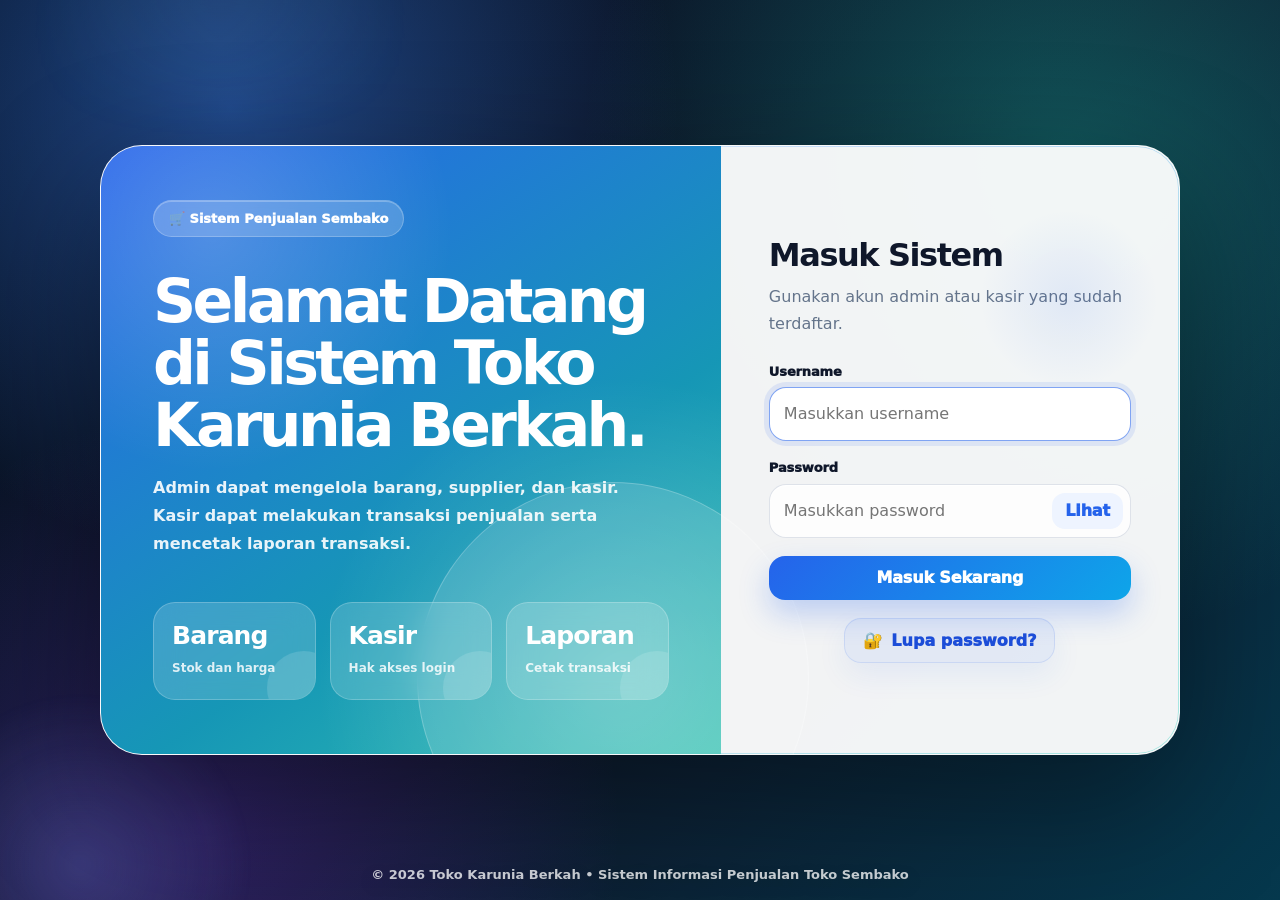
<file: laporan_supplier.html>
<!DOCTYPE html>
<html lang="id">
<head><meta charset="UTF-8"><meta name="viewport" content="width=1181, viewport-fit=cover"><title>Laporan Supplier | Sistem Informasi Penjualan Toko Sembako</title><style>
:root {
    --bg: #eef6ff;
    --bg-deep: #071528;
    --surface: rgba(255, 255, 255, .88);
    --surface-strong: #ffffff;
    --surface-soft: #f6faff;
    --ink: #0f172a;
    --muted: #64748b;
    --line: rgba(148, 163, 184, .30);
    --primary: #2563eb;
    --primary-dark: #1d4ed8;
    --cyan: #06b6d4;
    --teal: #14b8a6;
    --green: #16a34a;
    --red: #dc2626;
    --amber: #f59e0b;
    --purple: #7c3aed;
    --radius: 24px;
    --shadow: 0 28px 80px rgba(15, 23, 42, .13);
    --shadow-soft: 0 14px 36px rgba(15, 23, 42, .09);
    --blur: blur(18px);
}

* { box-sizing: border-box; }
html { scroll-behavior: smooth; }
body {
    margin: 0;
    min-height: 100vh;
    font-family: Inter, ui-sans-serif, system-ui, -apple-system, BlinkMacSystemFont, "Segoe UI", Arial, sans-serif;
    color: var(--ink);
    background:
        radial-gradient(circle at 8% 4%, rgba(37, 99, 235, .18), transparent 24rem),
        radial-gradient(circle at 92% 12%, rgba(20, 184, 166, .16), transparent 26rem),
        radial-gradient(circle at 60% 100%, rgba(124, 58, 237, .08), transparent 28rem),
        linear-gradient(135deg, #edf5ff 0%, #f8fbff 48%, #ecfff8 100%);
    overflow-x: hidden;
}
body::before {
    content: "";
    position: fixed;
    inset: 0;
    pointer-events: none;
    z-index: -3;
    background-image:
        linear-gradient(rgba(37, 99, 235, .045) 1px, transparent 1px),
        linear-gradient(90deg, rgba(37, 99, 235, .045) 1px, transparent 1px);
    background-size: 34px 34px;
    mask-image: linear-gradient(to bottom, rgba(0, 0, 0, .72), transparent 74%);
}
body::after {
    content: "";
    position: fixed;
    width: 520px;
    height: 520px;
    right: -230px;
    bottom: -235px;
    border-radius: 999px;
    background: radial-gradient(circle, rgba(14, 165, 233, .18), transparent 68%);
    filter: blur(3px);
    animation: auroraFloat 13s ease-in-out infinite alternate;
    pointer-events: none;
    z-index: -2;
}

a { color: inherit; text-decoration: none; }
button, input, select, textarea { font: inherit; }
img { max-width: 100%; }

/* LOGIN */
.login-page {
    display: grid;
    place-items: center;
    min-height: 100vh;
    padding: 32px;
    background:
        radial-gradient(circle at 18% 12%, rgba(59, 130, 246, .48), transparent 28rem),
        radial-gradient(circle at 83% 18%, rgba(20, 184, 166, .38), transparent 30rem),
        radial-gradient(circle at 16% 92%, rgba(124, 58, 237, .28), transparent 26rem),
        linear-gradient(135deg, #061225 0%, #0f172a 54%, #05384d 100%);
    overflow: hidden;
}
.login-page::before,
.login-page::after {
    content: "";
    position: fixed;
    border-radius: 999px;
    pointer-events: none;
    opacity: .9;
}
.login-page::before {
    width: 440px;
    height: 440px;
    top: -175px;
    right: -135px;
    background: radial-gradient(circle, rgba(125, 211, 252, .30), transparent 64%);
    animation: orbMove 10s ease-in-out infinite alternate;
}
.login-page::after {
    width: 380px;
    height: 380px;
    bottom: -155px;
    left: -110px;
    background: radial-gradient(circle, rgba(129, 140, 248, .28), transparent 65%);
    animation: orbMove 11s ease-in-out infinite alternate-reverse;
}
.login-card {
    width: min(1080px, 100%);
    min-height: 610px;
    display: grid;
    grid-template-columns: 1.15fr .85fr;
    position: relative;
    overflow: hidden;
    z-index: 1;
    border-radius: 38px;
    background: rgba(255, 255, 255, .95);
    border: 1px solid rgba(255, 255, 255, .42);
    box-shadow: 0 40px 120px rgba(0, 0, 0, .36);
    animation: cardReveal .82s cubic-bezier(.2, .8, .2, 1) both;
}
.login-card::before {
    content: "";
    position: absolute;
    inset: 0;
    padding: 1px;
    border-radius: inherit;
    background: linear-gradient(135deg, rgba(255, 255, 255, .85), rgba(96, 165, 250, .38), rgba(45, 212, 191, .38));
    mask: linear-gradient(#000 0 0) content-box, linear-gradient(#000 0 0);
    mask-composite: exclude;
    pointer-events: none;
}
.login-hero {
    position: relative;
    display: flex;
    flex-direction: column;
    justify-content: space-between;
    padding: 54px 52px;
    color: #fff;
    background:
        radial-gradient(circle at 78% 88%, rgba(255, 255, 255, .22), transparent 18rem),
        linear-gradient(145deg, rgba(37, 99, 235, .98), rgba(14, 116, 144, .94));
    isolation: isolate;
}
.login-hero::before {
    content: "";
    position: absolute;
    inset: 0;
    z-index: -1;
    background: linear-gradient(110deg, transparent 0%, rgba(255, 255, 255, .16) 44%, transparent 72%);
    transform: translateX(-120%);
    animation: shine 6s ease-in-out infinite;
}
.login-hero::after {
    content: "";
    position: absolute;
    right: -88px;
    bottom: -120px;
    width: 390px;
    height: 390px;
    border-radius: 50%;
    background: rgba(255, 255, 255, .13);
    border: 1px solid rgba(255, 255, 255, .22);
}
.login-badge {
    display: inline-flex;
    align-items: center;
    gap: 8px;
    width: fit-content;
    padding: 10px 15px;
    border-radius: 999px;
    background: rgba(255, 255, 255, .18);
    border: 1px solid rgba(255, 255, 255, .22);
    backdrop-filter: blur(12px);
    font-size: 13px;
    font-weight: 950;
    box-shadow: inset 0 1px 0 rgba(255, 255, 255, .26);
}
.login-hero h1 {
    max-width: 540px;
    margin: 34px 0 18px;
    font-size: clamp(38px, 5vw, 60px);
    line-height: 1.03;
    letter-spacing: -.06em;
}
.login-hero p {
    max-width: 470px;
    margin: 0;
    color: rgba(255, 255, 255, .9);
    line-height: 1.75;
    font-weight: 650;
}
.login-mini-cards {
    position: relative;
    z-index: 1;
    display: grid;
    grid-template-columns: repeat(3, minmax(0, 1fr));
    gap: 14px;
    margin-top: 38px;
}
.login-mini-cards div {
    position: relative;
    min-height: 98px;
    padding: 18px;
    overflow: hidden;
    border-radius: 22px;
    background: rgba(255, 255, 255, .16);
    border: 1px solid rgba(255, 255, 255, .22);
    backdrop-filter: blur(14px);
    transition: transform .25s ease, background .25s ease, border-color .25s ease;
}
.login-mini-cards div:hover {
    transform: translateY(-6px) scale(1.01);
    background: rgba(255, 255, 255, .23);
    border-color: rgba(255, 255, 255, .34);
}
.login-mini-cards div::after {
    content: "";
    position: absolute;
    right: -26px;
    bottom: -26px;
    width: 74px;
    height: 74px;
    border-radius: 50%;
    background: rgba(255, 255, 255, .13);
}
.login-mini-cards strong { display: block; margin-bottom: 7px; font-size: 25px; letter-spacing: -.035em; }
.login-mini-cards span { color: rgba(255, 255, 255, .84); font-size: 12px; font-weight: 750; }
.login-form-panel {
    position: relative;
    align-self: center;
    padding: 52px 48px;
}
.login-form-panel::before {
    content: "";
    position: absolute;
    width: 180px;
    height: 180px;
    right: 20px;
    top: 24px;
    border-radius: 50%;
    background: radial-gradient(circle, rgba(37, 99, 235, .09), transparent 70%);
    pointer-events: none;
}
.login-form-panel h2,
.forgot-card h1 {
    margin: 0 0 10px;
    font-size: 32px;
    line-height: 1.15;
    letter-spacing: -.045em;
}
.login-form-panel > p,
.forgot-card > p {
    margin: 0 0 26px;
    color: var(--muted);
    line-height: 1.68;
    font-weight: 520;
}
.forgot-login-box { margin-top: 18px; text-align: center; }
.forgot-login-box a {
    display: inline-flex;
    align-items: center;
    justify-content: center;
    gap: 8px;
    color: #1d4ed8;
    font-weight: 950;
    padding: 12px 18px;
    border-radius: 17px;
    background: rgba(37, 99, 235, .08);
    border: 1px solid rgba(37, 99, 235, .10);
    transition: .25s ease;
}
.forgot-login-box a::before { content: "🔐"; }
.forgot-login-box a:hover { background: rgba(37, 99, 235, .15); transform: translateY(-2px); }
.forgot-page {
    min-height: 100vh;
    display: grid;
    place-items: center;
    padding: 28px;
    background:
        radial-gradient(circle at 20% 10%, rgba(59, 130, 246, .34), transparent 24rem),
        radial-gradient(circle at 80% 90%, rgba(20, 184, 166, .28), transparent 25rem),
        linear-gradient(135deg, #071225, #0f172a);
}
.forgot-card {
    width: min(500px, 100%);
    padding: 36px;
    border-radius: 30px;
    background: rgba(255, 255, 255, .96);
    border: 1px solid rgba(255, 255, 255, .55);
    box-shadow: 0 34px 100px rgba(0, 0, 0, .30);
    animation: cardReveal .65s ease both;
}

/* FORM & BUTTON */
.form-group { margin-bottom: 15px; }
label {
    display: block;
    margin-bottom: 8px;
    color: #172033;
    font-size: 13px;
    font-weight: 950;
    letter-spacing: -.01em;
}
input, select, textarea {
    width: 100%;
    min-height: 47px;
    padding: 12px 14px;
    border: 1px solid #d8e2ef;
    border-radius: 16px;
    background: rgba(255, 255, 255, .88);
    color: var(--ink);
    outline: none;
    transition: border-color .2s ease, box-shadow .2s ease, transform .2s ease, background .2s ease;
}
textarea { min-height: 92px; resize: vertical; }
input:focus, select:focus, textarea:focus {
    border-color: rgba(37, 99, 235, .66);
    box-shadow: 0 0 0 5px rgba(37, 99, 235, .12);
    background: #fff;
    transform: translateY(-1px);
}
.password-wrap { position: relative; }
.password-wrap input { padding-right: 86px; }
.password-toggle {
    position: absolute;
    right: 8px;
    top: 50%;
    transform: translateY(-50%);
    min-height: 36px;
    width: auto;
    padding: 8px 13px;
    border-radius: 13px;
    background: #eef4ff;
    color: var(--primary);
    box-shadow: none;
}
button, .btn {
    position: relative;
    display: inline-flex;
    align-items: center;
    justify-content: center;
    gap: 8px;
    min-height: 44px;
    padding: 11px 17px;
    border: 0;
    border-radius: 16px;
    color: #fff;
    cursor: pointer;
    overflow: hidden;
    background: linear-gradient(135deg, #2563eb, #0ea5e9);
    box-shadow: 0 14px 30px rgba(37, 99, 235, .26);
    font-weight: 950;
    transition: transform .2s ease, box-shadow .2s ease, filter .2s ease;
}
button::after, .btn::after {
    content: "";
    position: absolute;
    inset: 0;
    background: linear-gradient(110deg, transparent, rgba(255, 255, 255, .28), transparent);
    transform: translateX(-120%);
    transition: transform .6s ease;
}
button:hover, .btn:hover { transform: translateY(-3px); box-shadow: 0 18px 38px rgba(37, 99, 235, .33); }
button:hover::after, .btn:hover::after { transform: translateX(120%); }
button:active, .btn:active { transform: translateY(0); }
.btn-secondary { background: linear-gradient(135deg, #475569, #64748b); box-shadow: 0 14px 30px rgba(71, 85, 105, .20); }
.btn-danger { background: linear-gradient(135deg, #dc2626, #f43f5e); box-shadow: 0 14px 30px rgba(220, 38, 38, .22); }
.btn-print { background: linear-gradient(135deg, #16a34a, #22c55e); box-shadow: 0 14px 30px rgba(22, 163, 74, .22); }
.btn-ghost { background: #eef4ff; color: var(--primary); box-shadow: none; }
.alert {
    margin-bottom: 16px;
    padding: 14px 15px;
    border-radius: 18px;
    border: 1px solid transparent;
    font-weight: 850;
    animation: slideUp .45s ease both;
}
.alert-error { background: #fff1f2; color: #991b1b; border-color: #fecdd3; }
.alert-success { background: #ecfdf5; color: #166534; border-color: #bbf7d0; }

/* APP LAYOUT: sidebar dan topbar tidak ikut saat halaman di-scroll */
.layout {
    display: block;
    min-height: 100vh;
}
.sidebar {
    position: fixed;
    top: 0;
    left: 0;
    bottom: 0;
    width: 304px;
    height: 100vh;
    min-height: 100vh;
    padding: 23px 18px;
    overflow-y: auto;
    overflow-x: hidden;
    color: #fff;
    background:
        radial-gradient(circle at 24% 0%, rgba(59, 130, 246, .34), transparent 18rem),
        radial-gradient(circle at 90% 80%, rgba(20, 184, 166, .22), transparent 18rem),
        linear-gradient(180deg, rgba(15, 23, 42, .99), rgba(9, 30, 55, .99));
    box-shadow: 18px 0 50px rgba(15, 23, 42, .14);
    z-index: 2;
}
.brand {
    display: flex;
    align-items: center;
    gap: 12px;
    padding-bottom: 18px;
    margin-bottom: 18px;
    border-bottom: 1px solid rgba(255, 255, 255, .10);
}
.brand-logo {
    width: 52px;
    height: 52px;
    display: grid;
    place-items: center;
    border-radius: 19px;
    background: linear-gradient(135deg, #38bdf8, #2563eb 56%, #14b8a6);
    box-shadow: 0 16px 38px rgba(37, 99, 235, .38);
    font-weight: 950;
    letter-spacing: -.05em;
    animation: pulseLogo 3.8s ease-in-out infinite;
}
.brand h2 { margin: 0; font-size: 20px; letter-spacing: -.04em; }
.brand span { display: block; margin-top: 2px; color: #93c5fd; font-size: 12px; font-weight: 850; }
.userbox {
    display: flex;
    align-items: center;
    gap: 12px;
    margin-bottom: 18px;
    padding: 15px;
    border-radius: 23px;
    background: rgba(255, 255, 255, .085);
    border: 1px solid rgba(255, 255, 255, .12);
    backdrop-filter: blur(14px);
    box-shadow: inset 0 1px 0 rgba(255, 255, 255, .07);
}
.avatar {
    width: 46px;
    height: 46px;
    display: grid;
    place-items: center;
    border-radius: 17px;
    background: linear-gradient(135deg, #e0f2fe, #bfdbfe);
    color: #1d4ed8;
    font-weight: 950;
    box-shadow: inset 0 1px 0 rgba(255, 255, 255, .75);
}
.userbox strong { display: block; font-size: 14px; }
.userbox span { display: block; margin-top: 2px; color: #93c5fd; font-size: 12px; font-weight: 950; }
.sidebar-nav { display: grid; gap: 8px; }
.sidebar-nav a, .logout {
    display: flex;
    align-items: center;
    gap: 11px;
    min-height: 45px;
    padding: 12px 13px;
    border-radius: 17px;
    color: #dbeafe;
    font-size: 14px;
    font-weight: 880;
    position: relative;
    transition: transform .20s ease, background .20s ease, color .20s ease;
}
.sidebar-nav a span, .logout span { width: 22px; text-align: center; filter: drop-shadow(0 5px 9px rgba(0, 0, 0, .20)); }
.sidebar-nav a::before {
    content: "";
    position: absolute;
    inset: 0;
    border-radius: inherit;
    background: linear-gradient(135deg, rgba(255, 255, 255, .16), rgba(255, 255, 255, .055));
    opacity: 0;
    transition: opacity .20s ease;
}
.sidebar-nav a:hover, .sidebar-nav a.active { color: #fff; transform: translateX(5px); }
.sidebar-nav a:hover::before, .sidebar-nav a.active::before { opacity: 1; }
.sidebar-nav a.active { box-shadow: inset 4px 0 0 #60a5fa, 0 14px 30px rgba(2, 8, 23, .12); }
.logout {
    margin-top: 20px;
    background: rgba(220, 38, 38, .17);
    border: 1px solid rgba(248, 113, 113, .24);
    color: #fecaca;
}
.logout:hover { background: rgba(220, 38, 38, .27); color: #fff; transform: translateX(5px); }
.content {
    width: calc(100% - 304px);
    min-height: 100vh;
    margin-left: 304px;
    padding: 30px;
}
.topbar {
    position: static;
    top: auto;
    z-index: 1;
    display: flex;
    align-items: center;
    justify-content: space-between;
    gap: 16px;
    min-height: 104px;
    padding: 22px 24px;
    margin-bottom: 24px;
    border-radius: 30px;
    overflow: hidden;
    background:
        linear-gradient(135deg, rgba(255, 255, 255, .90), rgba(255, 255, 255, .70)),
        radial-gradient(circle at 95% 20%, rgba(20, 184, 166, .16), transparent 18rem);
    border: 1px solid rgba(255, 255, 255, .76);
    backdrop-filter: var(--blur);
    box-shadow: var(--shadow-soft);
    animation: slideDown .48s ease both;
}
.topbar::after {
    content: "";
    position: absolute;
    right: -70px;
    top: -90px;
    width: 240px;
    height: 240px;
    border-radius: 999px;
    background: radial-gradient(circle, rgba(37, 99, 235, .10), transparent 67%);
    pointer-events: none;
}
.topbar h1 { margin: 0; font-size: 30px; letter-spacing: -.05em; }
.eyebrow {
    margin: 0 0 5px;
    color: var(--primary);
    font-size: 12px;
    font-weight: 950;
    text-transform: uppercase;
    letter-spacing: .14em;
}
.topbar-right { position: relative; z-index: 1; display: flex; align-items: center; gap: 10px; flex-wrap: wrap; justify-content: flex-end; }
.date-pill, .role-pill, .clock-pill {
    display: inline-flex;
    align-items: center;
    gap: 7px;
    min-height: 39px;
    padding: 10px 13px;
    border-radius: 999px;
    font-size: 12px;
    font-weight: 950;
    white-space: nowrap;
    border: 1px solid rgba(255, 255, 255, .72);
}
.date-pill { background: #eff6ff; color: #1d4ed8; }
.role-pill { background: #ecfdf5; color: #047857; }
.clock-pill { background: #f5f3ff; color: #6d28d9; }
.date-pill::before { content: "📅"; }
.role-pill::before { content: "🔑"; }
.clock-pill::before { content: "⏱"; }
.page-title {
    display: flex;
    align-items: center;
    justify-content: space-between;
    gap: 16px;
    margin-bottom: 18px;
    animation: slideUp .48s ease both;
}
.page-title h1 { margin: 0; font-size: 27px; letter-spacing: -.045em; }

.card {
    position: relative;
    margin-bottom: 22px;
    padding: 23px;
    border-radius: var(--radius);
    background: var(--surface);
    border: 1px solid rgba(255, 255, 255, .72);
    box-shadow: var(--shadow-soft);
    backdrop-filter: var(--blur);
    animation: slideUp .52s ease both;
}
.card::before {
    content: "";
    position: absolute;
    inset: 0;
    border-radius: inherit;
    background: linear-gradient(135deg, rgba(255, 255, 255, .58), transparent 47%);
    pointer-events: none;
}
.card > * { position: relative; }
.card h2 { margin: 0 0 16px; font-size: 21px; letter-spacing: -.035em; }
.grid { display: grid; grid-template-columns: repeat(2, minmax(0, 1fr)); gap: 15px; }
.grid-3 { display: grid; grid-template-columns: repeat(3, minmax(0, 1fr)); gap: 15px; }

/* DASHBOARD */
.dashboard-hero {
    position: relative;
    overflow: hidden;
    display: grid;
    grid-template-columns: 1.3fr .7fr;
    gap: 20px;
    align-items: center;
    min-height: 160px;
    margin-bottom: 20px;
    padding: 26px;
    border-radius: 30px;
    color: #fff;
    background:
        radial-gradient(circle at 92% 22%, rgba(255,255,255,.24), transparent 15rem),
        linear-gradient(135deg, #2563eb, #0891b2 64%, #14b8a6);
    box-shadow: 0 28px 70px rgba(37, 99, 235, .24);
    animation: slideUp .55s ease both;
}
.dashboard-hero::after {
    content: "";
    position: absolute;
    right: -90px;
    bottom: -130px;
    width: 330px;
    height: 330px;
    border-radius: 50%;
    background: rgba(255,255,255,.12);
    border: 1px solid rgba(255,255,255,.18);
}
.dashboard-hero h2 { position: relative; z-index: 1; margin: 0 0 10px; font-size: 32px; letter-spacing: -.055em; }
.dashboard-hero p { position: relative; z-index: 1; max-width: 680px; margin: 0; color: rgba(255,255,255,.88); line-height: 1.72; font-weight: 650; }
.hero-kpi { position: relative; z-index: 1; display: grid; gap: 10px; }
.hero-kpi div {
    padding: 14px 15px;
    border-radius: 20px;
    background: rgba(255,255,255,.16);
    border: 1px solid rgba(255,255,255,.22);
    backdrop-filter: blur(14px);
}
.hero-kpi span { display: block; color: rgba(255,255,255,.78); font-size: 12px; font-weight: 850; }
.hero-kpi strong { display: block; margin-top: 3px; font-size: 20px; letter-spacing: -.035em; }
.stats {
    display: grid;
    grid-template-columns: repeat(4, minmax(0, 1fr));
    gap: 18px;
    margin-bottom: 22px;
}
.stat {
    position: relative;
    min-height: 144px;
    padding: 22px;
    overflow: hidden;
    border-radius: 26px;
    background: linear-gradient(150deg, rgba(255,255,255,.96), rgba(248,251,255,.88));
    border: 1px solid rgba(255,255,255,.76);
    box-shadow: var(--shadow-soft);
    animation: statPop .55s ease both;
    transition: transform .25s ease, box-shadow .25s ease;
}
.stat:hover { transform: translateY(-6px); box-shadow: 0 24px 54px rgba(15, 23, 42, .13); }
.stat:nth-child(1) { animation-delay: .03s; }
.stat:nth-child(2) { animation-delay: .08s; }
.stat:nth-child(3) { animation-delay: .13s; }
.stat:nth-child(4) { animation-delay: .18s; }
.stat::before {
    content: "";
    position: absolute;
    right: -44px;
    top: -48px;
    width: 140px;
    height: 140px;
    border-radius: 50%;
    background: rgba(37, 99, 235, .10);
}
.stat::after {
    content: "📌";
    position: absolute;
    right: 18px;
    top: 18px;
    width: 48px;
    height: 48px;
    display: grid;
    place-items: center;
    border-radius: 18px;
    background: #eff6ff;
    font-size: 22px;
    box-shadow: inset 0 1px 0 rgba(255,255,255,.85);
}
.stat:nth-child(1)::after { content: "📦"; }
.stat:nth-child(2)::after { content: "🚚"; background: #ecfeff; }
.stat:nth-child(3)::after { content: "👤"; background: #f5f3ff; }
.stat:nth-child(4)::after { content: "💰"; background: #ecfdf5; }
.stat h3 {
    margin: 0 0 14px;
    color: var(--muted);
    font-size: 12px;
    font-weight: 950;
    text-transform: uppercase;
    letter-spacing: .08em;
}
.stat p {
    position: relative;
    z-index: 1;
    margin: 0;
    font-size: 28px;
    font-weight: 950;
    letter-spacing: -.045em;
}
.dashboard-grid {
    display: grid;
    grid-template-columns: minmax(0, 1fr) 340px;
    gap: 20px;
}
.quick-actions { display: grid; gap: 12px; }
.quick-actions a {
    display: flex;
    align-items: center;
    justify-content: space-between;
    gap: 12px;
    padding: 15px;
    border-radius: 20px;
    background: #fff;
    border: 1px solid rgba(148, 163, 184, .22);
    box-shadow: 0 10px 24px rgba(15, 23, 42, .06);
    font-weight: 950;
    transition: transform .22s ease, box-shadow .22s ease, border-color .22s ease;
}
.quick-actions a:hover { transform: translateY(-4px); box-shadow: 0 18px 40px rgba(37, 99, 235, .12); border-color: rgba(37, 99, 235, .25); }
.quick-actions span { color: var(--muted); font-size: 12px; font-weight: 800; }

/* TABLE */
.table-tools {
    display: flex;
    align-items: center;
    justify-content: space-between;
    gap: 12px;
    margin: 0 0 14px;
    flex-wrap: wrap;
}
.table-search { max-width: 360px; background: rgba(255,255,255,.88); }
.table-count {
    color: var(--muted);
    font-size: 13px;
    font-weight: 950;
    padding: 8px 12px;
    background: rgba(248,250,252,.82);
    border: 1px solid var(--line);
    border-radius: 999px;
}
.table-wrap {
    width: 100%;
    overflow-x: auto;
    border-radius: 22px;
    border: 1px solid rgba(148, 163, 184, .25);
    background: #fff;
    box-shadow: inset 0 1px 0 rgba(255,255,255,.75);
}
.table-wrap::-webkit-scrollbar { height: 10px; }
.table-wrap::-webkit-scrollbar-thumb { background: #cbd5e1; border-radius: 999px; border: 3px solid #fff; }
table {
    width: 100%;
    min-width: 760px;
    border-collapse: collapse;
    background: #fff;
}
th, td {
    padding: 14px 13px;
    border-bottom: 1px solid #e8eef7;
    text-align: left;
    vertical-align: middle;
}
th {
    position: static;
    top: auto;
    z-index: auto;
    background: linear-gradient(180deg, #f8fbff, #eef5ff);
    color: #334155;
    font-size: 12px;
    font-weight: 950;
    text-transform: uppercase;
    letter-spacing: .06em;
    white-space: nowrap;
}
td { color: #334155; font-size: 14px; }
tbody tr { transition: background .16s ease, transform .16s ease, box-shadow .16s ease; }
tbody tr:hover { background: #f8fbff; transform: scale(1.002); box-shadow: 0 8px 24px rgba(15,23,42,.05); }
tbody tr.row-new { animation: rowIn .30s ease both; }
tfoot th { background: #f8fafc; color: var(--ink); }
.actions { display: flex; gap: 8px; flex-wrap: wrap; }
.actions .btn { padding: 9px 12px; border-radius: 13px; font-size: 13px; }
.badge {
    display: inline-flex;
    align-items: center;
    justify-content: center;
    padding: 6px 10px;
    border-radius: 999px;
    background: #eff6ff;
    color: #1d4ed8;
    font-size: 12px;
    font-weight: 950;
}
.report-header {
    text-align: center;
    margin-bottom: 18px;
    padding-bottom: 15px;
    border-bottom: 2px solid var(--line);
}
.report-header h2 { margin: 0 0 8px; }
.report-header p { margin: 4px 0; color: var(--muted); }
.filter { display: flex; align-items: end; gap: 11px; flex-wrap: wrap; }
.filter .form-group { min-width: 190px; margin-bottom: 0; }
#tabelItem { margin-top: 8px; }
#grandTotal { color: #047857; font-size: 18px; }

/* JS ENHANCEMENTS */
.app-loader {
    position: fixed;
    inset: 0;
    z-index: 9999;
    display: grid;
    place-items: center;
    background: linear-gradient(135deg, #061225, #0f172a 52%, #06394b);
    color: #fff;
    transition: opacity .45s ease, visibility .45s ease;
}
.app-loader.hide { opacity: 0; visibility: hidden; }
.loader-box { text-align: center; font-weight: 950; letter-spacing: -.02em; }
.loader-spinner {
    width: 48px;
    height: 48px;
    margin: 0 auto 14px;
    border-radius: 50%;
    border: 4px solid rgba(255,255,255,.15);
    border-top-color: #60a5fa;
    box-shadow: 0 0 30px rgba(96, 165, 250, .25);
    animation: spin .75s linear infinite;
}
.no-result-row td { text-align: center; color: var(--muted); font-weight: 850; padding: 28px 12px; }
.form-spotlight { box-shadow: 0 0 0 5px rgba(37,99,235,.10), var(--shadow-soft); }
.reveal-ready { opacity: 0; transform: translateY(18px); transition: opacity .55s ease, transform .55s ease; }
.reveal-ready.revealed { opacity: 1; transform: none; }

/* ANIMATION */
@keyframes cardReveal { from { opacity: 0; transform: translateY(24px) scale(.975); } to { opacity: 1; transform: none; } }
@keyframes slideUp { from { opacity: 0; transform: translateY(18px); } to { opacity: 1; transform: none; } }
@keyframes slideDown { from { opacity: 0; transform: translateY(-14px); } to { opacity: 1; transform: none; } }
@keyframes rowIn { from { opacity: 0; transform: translateY(8px); } to { opacity: 1; transform: none; } }
@keyframes statPop { from { opacity: 0; transform: translateY(18px) scale(.98); } to { opacity: 1; transform: none; } }
@keyframes orbMove { from { transform: translate3d(0,0,0) scale(1); } to { transform: translate3d(30px, 25px, 0) scale(1.07); } }
@keyframes auroraFloat { from { transform: translate(0,0) scale(1); } to { transform: translate(-36px, -24px) scale(1.09); } }
@keyframes shine { 0%, 42% { transform: translateX(-120%); } 62%, 100% { transform: translateX(120%); } }
@keyframes pulseLogo { 0%, 100% { transform: translateY(0); box-shadow: 0 16px 38px rgba(37,99,235,.38); } 50% { transform: translateY(-3px); box-shadow: 0 20px 48px rgba(20,184,166,.36); } }
@keyframes spin { to { transform: rotate(360deg); } }
@keyframes ripple { to { transform: scale(2.7); opacity: 0; } }


/* PREMIUM V6: dashboard compact table + footer copyright */
.transaksi-terbaru-card {
    overflow: hidden !important;
}

.transaksi-terbaru-card .table-tools {
    gap: 10px;
    margin-bottom: 12px;
}

.transaksi-terbaru-card .table-search {
    max-width: 320px;
    min-height: 44px;
}

.transaksi-terbaru-card .table-count {
    font-size: 12px;
    padding: 7px 11px;
}

.transaksi-terbaru-card .table-wrap {
    overflow-x: hidden !important;
}

.table-transaksi-dashboard {
    width: 100% !important;
    min-width: 0 !important;
    table-layout: fixed !important;
}

.table-transaksi-dashboard th,
.table-transaksi-dashboard td {
    padding: 11px 8px !important;
    font-size: 12.2px !important;
    line-height: 1.35 !important;
    white-space: normal !important;
    word-break: break-word !important;
}

.table-transaksi-dashboard th {
    font-size: 10.6px !important;
    letter-spacing: .045em !important;
}

.table-transaksi-dashboard th:nth-child(1),
.table-transaksi-dashboard td:nth-child(1) {
    width: 6%;
    text-align: center;
}

.table-transaksi-dashboard th:nth-child(2),
.table-transaksi-dashboard td:nth-child(2) {
    width: 23%;
}

.table-transaksi-dashboard th:nth-child(3),
.table-transaksi-dashboard td:nth-child(3) {
    width: 17%;
}

.table-transaksi-dashboard th:nth-child(4),
.table-transaksi-dashboard td:nth-child(4) {
    width: 13%;
}

.table-transaksi-dashboard th:nth-child(5),
.table-transaksi-dashboard td:nth-child(5),
.table-transaksi-dashboard th:nth-child(6),
.table-transaksi-dashboard td:nth-child(6),
.table-transaksi-dashboard th:nth-child(7),
.table-transaksi-dashboard td:nth-child(7) {
    width: 13.6%;
    white-space: nowrap !important;
}

.app-footer {
    margin: 26px 0 4px;
    padding: 18px 22px;
    display: flex;
    align-items: center;
    justify-content: space-between;
    gap: 14px;
    border-radius: 24px;
    background:
        linear-gradient(135deg, rgba(255,255,255,.88), rgba(255,255,255,.62)),
        radial-gradient(circle at 95% 20%, rgba(37,99,235,.12), transparent 16rem);
    border: 1px solid rgba(255,255,255,.74);
    box-shadow: 0 16px 42px rgba(15,23,42,.08);
    color: #475569;
    backdrop-filter: blur(16px);
}

.app-footer strong {
    display: block;
    color: #0f172a;
    font-size: 14px;
    letter-spacing: -.015em;
}

.app-footer span,
.app-footer p {
    margin: 0;
    color: #64748b;
    font-size: 12px;
    font-weight: 750;
}

.login-copyright {
    position: fixed;
    left: 50%;
    bottom: 18px;
    transform: translateX(-50%);
    width: calc(100% - 32px);
    text-align: center;
    color: rgba(255,255,255,.76);
    font-size: 13px;
    font-weight: 760;
    z-index: 2;
    text-shadow: 0 6px 18px rgba(0,0,0,.22);
}


/* PREMIUM V7: sidebar kiri dibuat diam, hanya konten kanan yang bergerak saat scroll */
.sidebar::-webkit-scrollbar {
    width: 7px;
}
.sidebar::-webkit-scrollbar-track {
    background: rgba(255, 255, 255, .04);
}
.sidebar::-webkit-scrollbar-thumb {
    background: rgba(147, 197, 253, .38);
    border-radius: 999px;
}
.sidebar::-webkit-scrollbar-thumb:hover {
    background: rgba(147, 197, 253, .62);
}
html, body {
    overflow-x: hidden;
}



/* PREMIUM V10: sidebar bisa dibuka dan ditutup */
.sidebar,
.content,
.sidebar-toggle {
    transition: transform .32s ease, margin-left .32s ease, width .32s ease, left .32s ease, box-shadow .32s ease;
}

.sidebar-toggle {
    position: fixed;
    left: 318px;
    top: 22px;
    z-index: 1200;
    width: 46px;
    height: 46px;
    display: inline-grid;
    place-items: center;
    border: 0;
    border-radius: 16px;
    color: #ffffff;
    background: linear-gradient(135deg, #2563eb, #0ea5e9);
    box-shadow: 0 18px 38px rgba(37, 99, 235, .28);
    font-size: 20px;
    line-height: 1;
    cursor: pointer;
}

.sidebar-toggle:hover {
    transform: translateY(-2px) scale(1.03);
    box-shadow: 0 22px 46px rgba(37, 99, 235, .36);
}

body.sidebar-collapsed .sidebar {
    transform: translateX(-104%);
    box-shadow: none;
}

body.sidebar-collapsed .content {
    margin-left: 0;
    width: 100%;
}

body.sidebar-collapsed .sidebar-toggle {
    left: 22px;
    background: linear-gradient(135deg, #0f172a, #2563eb);
}

body.sidebar-collapsed .content .topbar,
body.sidebar-collapsed .content .card,
body.sidebar-collapsed .content .page-title,
body.sidebar-collapsed .content .dashboard-hero,
body.sidebar-collapsed .content .stats,
body.sidebar-collapsed .content .dashboard-grid,
body.sidebar-collapsed .content .app-footer {
    animation-duration: .32s;
}

@media (max-width: 900px) {
    .sidebar-toggle {
        left: 18px;
        top: 18px;
    }

    .sidebar {
        position: fixed !important;
        width: 304px;
        height: 100vh;
        min-height: 100vh;
        border-radius: 0 28px 28px 0;
        transform: translateX(-104%);
        z-index: 1100;
        overflow-y: auto;
    }

    body:not(.sidebar-collapsed) .sidebar {
        transform: translateX(0);
    }

    .content {
        width: 100% !important;
        margin-left: 0 !important;
        padding-top: 78px;
    }
}

@media print {
    body { background: #fff; color: #000; }
    body::before, body::after, .sidebar, .topbar, .no-print, .table-tools, .app-loader { display: none !important; }
    .content { width: 100%; margin: 0; padding: 0; }
    .card { box-shadow: none; border: 0; border-radius: 0; padding: 0; background: #fff; }
    .card::before { display: none; }
    .page-title { display: none; }
    table { min-width: 0; }
    th, td { border: 1px solid #000; color: #000; }
}

@media (max-width: 1100px) {
    .stats { grid-template-columns: repeat(2, minmax(0, 1fr)); }
    .dashboard-grid { grid-template-columns: 1fr; }
    .dashboard-hero { grid-template-columns: 1fr; }
}
@media (max-width: 900px) {
    .login-card { grid-template-columns: 1fr; }
    .login-hero { min-height: 420px; }
    .layout { display: block; }
    .sidebar {
        position: static;
        width: 100%;
        height: auto;
        min-height: auto;
        border-radius: 0 0 30px 30px;
        overflow: visible;
    }
    .content {
        width: 100%;
        margin-left: 0;
        padding: 18px;
    }
    .topbar { align-items: flex-start; flex-direction: column; }
    .grid, .grid-3 { grid-template-columns: 1fr; }
}
@media (max-width: 640px) {
    .app-footer { align-items: flex-start; flex-direction: column; }
    .login-copyright { position: static; transform: none; margin-top: 18px; }
    .login-page, .forgot-page { padding: 16px; }
    .login-card { border-radius: 28px; }
    .login-hero, .login-form-panel { padding: 32px 24px; }
    .login-mini-cards { grid-template-columns: 1fr; }
    .stats { grid-template-columns: 1fr; }
    .page-title { align-items: flex-start; flex-direction: column; }
    .card { padding: 17px; }
    .filter { align-items: stretch; }
    .filter .form-group { width: 100%; }
    button, .btn { width: auto; }
}

@media (prefers-reduced-motion: reduce) {
    *, *::before, *::after { animation: none !important; transition: none !important; scroll-behavior: auto !important; }
}

/* Mobile override untuk sidebar collapse, ditaruh di akhir agar menang dari aturan responsive lama */
@media (max-width: 900px) {
    .sidebar-toggle {
        position: fixed;
        display: inline-grid;
        left: 18px;
        top: 18px;
        z-index: 1200;
    }

    .sidebar {
        position: fixed !important;
        top: 0;
        left: 0;
        bottom: 0;
        width: 304px !important;
        height: 100vh !important;
        min-height: 100vh !important;
        border-radius: 0 28px 28px 0 !important;
        overflow-y: auto !important;
        transform: translateX(-104%);
        z-index: 1100;
    }

    body:not(.sidebar-collapsed) .sidebar {
        transform: translateX(0);
    }

    body.sidebar-collapsed .sidebar {
        transform: translateX(-104%);
    }

    .content,
    body.sidebar-collapsed .content {
        width: 100% !important;
        margin-left: 0 !important;
        padding: 78px 18px 18px !important;
    }
}


/* PREMIUM V11: tombol buka/tutup sidebar dirapikan di dalam header, tidak menabrak judul */
.topbar {
    align-items: center;
    padding: 20px 24px;
}

.topbar-left {
    position: relative;
    z-index: 2;
    display: flex;
    align-items: center;
    gap: 16px;
    min-width: 0;
}

.topbar-title {
    min-width: 0;
}

.topbar-title h1 {
    white-space: normal;
    overflow-wrap: anywhere;
}

.sidebar-toggle,
body.sidebar-collapsed .sidebar-toggle {
    position: relative !important;
    left: auto !important;
    top: auto !important;
    z-index: 3;
    flex: 0 0 54px;
    width: 54px;
    height: 54px;
    min-height: 54px;
    padding: 0;
    display: inline-grid;
    place-items: center;
    border-radius: 20px;
    border: 1px solid rgba(255, 255, 255, .72);
    color: #ffffff;
    background:
        linear-gradient(135deg, #1d4ed8 0%, #2563eb 48%, #0ea5e9 100%);
    box-shadow:
        0 18px 38px rgba(37, 99, 235, .24),
        inset 0 1px 0 rgba(255, 255, 255, .28);
    font-size: 0;
    line-height: 1;
    cursor: pointer;
    transform: none;
}

.sidebar-toggle::before {
    content: "";
    position: absolute;
    inset: 8px;
    border-radius: 15px;
    background: rgba(255, 255, 255, .12);
    opacity: .95;
    transition: opacity .25s ease, transform .25s ease;
}

.sidebar-toggle .toggle-icon {
    position: relative;
    z-index: 1;
    display: grid;
    place-items: center;
    width: 28px;
    height: 28px;
    color: #fff;
    font-size: 27px;
    font-weight: 950;
    line-height: 1;
    transform: translateY(-1px);
}

body.sidebar-collapsed .sidebar-toggle {
    background:
        linear-gradient(135deg, #0f172a 0%, #1d4ed8 58%, #0ea5e9 100%);
}

body.sidebar-collapsed .sidebar-toggle .toggle-icon {
    font-size: 26px;
    transform: none;
}

.sidebar-toggle:hover,
body.sidebar-collapsed .sidebar-toggle:hover {
    transform: translateY(-2px) scale(1.02);
    box-shadow:
        0 22px 46px rgba(37, 99, 235, .32),
        inset 0 1px 0 rgba(255, 255, 255, .30);
}

.sidebar-toggle:hover::before {
    opacity: 1;
    transform: scale(.94);
}

body:not(.sidebar-collapsed) .content {
    width: calc(100% - 304px);
    margin-left: 304px;
}

body.sidebar-collapsed .content {
    width: 100% !important;
    margin-left: 0 !important;
}

body.sidebar-collapsed .topbar {
    border-color: rgba(37, 99, 235, .16);
    box-shadow: 0 22px 55px rgba(37, 99, 235, .09);
}

body.sidebar-collapsed .topbar-left::after {
    content: "Menu penuh aktif";
    display: inline-flex;
    align-items: center;
    min-height: 31px;
    padding: 7px 11px;
    border-radius: 999px;
    background: rgba(37, 99, 235, .08);
    color: #1d4ed8;
    font-size: 11px;
    font-weight: 950;
    white-space: nowrap;
}

/* Dashboard V11: ringkasan lebih ringkas dan tetap menghitung data hari berjalan */
.dashboard-hero p {
    max-width: 730px;
}

@media (max-width: 900px) {
    .topbar {
        padding: 18px;
        border-radius: 26px;
    }

    .topbar-left {
        gap: 12px;
        width: 100%;
    }

    .sidebar-toggle,
    body.sidebar-collapsed .sidebar-toggle {
        position: relative !important;
        left: auto !important;
        top: auto !important;
        flex-basis: 50px;
        width: 50px;
        height: 50px;
        min-height: 50px;
        border-radius: 18px;
    }

    .topbar h1 {
        font-size: 26px;
    }

    .content,
    body.sidebar-collapsed .content {
        padding-top: 18px !important;
    }

    body.sidebar-collapsed .topbar-left::after {
        display: none;
    }
}

@media (max-width: 520px) {
    .topbar-left {
        align-items: flex-start;
    }

    .sidebar-toggle,
    body.sidebar-collapsed .sidebar-toggle {
        flex-basis: 46px;
        width: 46px;
        height: 46px;
        min-height: 46px;
        border-radius: 16px;
    }

    .sidebar-toggle .toggle-icon {
        font-size: 24px;
    }
}

/* PREMIUM V12: data barang berurutan dan tampilan inventory lebih menarik */
.page-title-inventory {
    align-items: flex-end;
}
.page-subtitle {
    margin: 7px 0 0;
    color: var(--muted);
    font-size: 14px;
    font-weight: 650;
}
.inventory-hero {
    position: relative;
    overflow: hidden;
    display: grid;
    grid-template-columns: minmax(0, 1.05fr) minmax(360px, .95fr);
    gap: 20px;
    align-items: stretch;
    margin-bottom: 22px;
    padding: 26px;
    border-radius: 32px;
    color: #fff;
    background:
        radial-gradient(circle at 92% 18%, rgba(255,255,255,.28), transparent 16rem),
        radial-gradient(circle at 16% 110%, rgba(255,255,255,.18), transparent 18rem),
        linear-gradient(135deg, #1d4ed8 0%, #0891b2 62%, #14b8a6 100%);
    box-shadow: 0 28px 70px rgba(37, 99, 235, .22);
    animation: slideUp .54s ease both;
}
.inventory-hero::before {
    content: "";
    position: absolute;
    inset: 0;
    background: linear-gradient(110deg, transparent 0%, rgba(255,255,255,.16) 42%, transparent 72%);
    transform: translateX(-120%);
    animation: shine 7s ease-in-out infinite;
}
.inventory-hero::after {
    content: "";
    position: absolute;
    right: -105px;
    bottom: -145px;
    width: 360px;
    height: 360px;
    border-radius: 50%;
    background: rgba(255,255,255,.12);
    border: 1px solid rgba(255,255,255,.18);
}
.inventory-hero-copy,
.inventory-mini-stats {
    position: relative;
    z-index: 1;
}
.inventory-badge {
    display: inline-flex;
    width: fit-content;
    align-items: center;
    gap: 8px;
    margin-bottom: 20px;
    padding: 9px 14px;
    border-radius: 999px;
    background: rgba(255,255,255,.17);
    border: 1px solid rgba(255,255,255,.22);
    color: rgba(255,255,255,.92);
    font-size: 12px;
    font-weight: 950;
    backdrop-filter: blur(12px);
}
.inventory-hero h2 {
    margin: 0 0 12px;
    max-width: 640px;
    font-size: clamp(30px, 3.2vw, 42px);
    line-height: 1.08;
    letter-spacing: -.06em;
}
.inventory-hero p {
    margin: 0;
    max-width: 690px;
    color: rgba(255,255,255,.88);
    line-height: 1.7;
    font-weight: 680;
}
.inventory-mini-stats {
    display: grid;
    grid-template-columns: repeat(2, minmax(0, 1fr));
    gap: 12px;
}
.inventory-mini-stats div {
    min-height: 105px;
    padding: 18px;
    border-radius: 24px;
    background: rgba(255,255,255,.16);
    border: 1px solid rgba(255,255,255,.24);
    backdrop-filter: blur(16px);
    box-shadow: inset 0 1px 0 rgba(255,255,255,.25);
}
.inventory-mini-stats span {
    display: block;
    color: rgba(255,255,255,.76);
    font-size: 12px;
    font-weight: 900;
    text-transform: uppercase;
    letter-spacing: .08em;
}
.inventory-mini-stats strong {
    display: block;
    margin-top: 9px;
    color: #fff;
    font-size: 25px;
    line-height: 1.2;
    letter-spacing: -.045em;
}
.inventory-form-card,
.inventory-table-card {
    overflow: hidden;
}
.inventory-form-card::after,
.inventory-table-card::after {
    content: "";
    position: absolute;
    width: 220px;
    height: 220px;
    right: -95px;
    top: -98px;
    border-radius: 50%;
    background: radial-gradient(circle, rgba(37,99,235,.09), transparent 67%);
    pointer-events: none;
}
.section-head {
    position: relative;
    z-index: 1;
    display: flex;
    align-items: flex-start;
    justify-content: space-between;
    gap: 16px;
    margin-bottom: 18px;
}
.section-head h2 {
    margin: 5px 0 0;
    font-size: 23px;
    letter-spacing: -.045em;
}
.section-kicker {
    color: var(--primary);
    font-size: 11px;
    font-weight: 950;
    letter-spacing: .13em;
    text-transform: uppercase;
}
.next-code-pill,
.sort-info-pill {
    display: inline-flex;
    align-items: center;
    min-height: 40px;
    padding: 10px 14px;
    border-radius: 999px;
    background: #eff6ff;
    color: #1e3a8a;
    border: 1px solid rgba(37, 99, 235, .16);
    box-shadow: 0 10px 24px rgba(37, 99, 235, .08);
    font-size: 12px;
    font-weight: 900;
    white-space: nowrap;
}
.next-code-pill strong {
    margin-left: 5px;
    color: #1d4ed8;
}
.sort-info-pill {
    background: #ecfdf5;
    color: #047857;
    border-color: rgba(16, 185, 129, .20);
}
.inventory-form-grid {
    align-items: start;
}
.readonly-code {
    color: #1d4ed8 !important;
    background: linear-gradient(135deg, #eff6ff, #f8fbff) !important;
    border-color: rgba(37, 99, 235, .24) !important;
    font-weight: 950 !important;
    letter-spacing: .04em;
    cursor: not-allowed;
}
.field-hint {
    display: block;
    margin-top: 8px;
    color: var(--muted);
    font-size: 12px;
    font-weight: 700;
}
.form-actions-premium {
    display: flex;
    align-items: center;
    gap: 10px;
    margin-top: 4px;
    flex-wrap: wrap;
}
.inventory-table-card .table-tools {
    margin-top: 4px;
}
.inventory-table {
    min-width: 0 !important;
    table-layout: fixed;
}
.inventory-table th,
.inventory-table td {
    padding: 13px 12px;
}
.inventory-table th:nth-child(1),
.inventory-table td:nth-child(1) { width: 56px; }
.inventory-table th:nth-child(2),
.inventory-table td:nth-child(2) { width: 108px; }
.inventory-table th:nth-child(3),
.inventory-table td:nth-child(3) { width: 25%; }
.inventory-table th:nth-child(4),
.inventory-table td:nth-child(4) { width: 18%; }
.inventory-table th:nth-child(5),
.inventory-table td:nth-child(5) { width: 95px; }
.inventory-table th:nth-child(6),
.inventory-table td:nth-child(6) { width: 145px; }
.inventory-table th:nth-child(7),
.inventory-table td:nth-child(7) { width: 92px; }
.inventory-table th:nth-child(8),
.inventory-table td:nth-child(8) { width: 150px; }
.row-number {
    color: var(--muted);
    font-weight: 900;
    text-align: center;
}
.product-code,
.price-chip,
.supplier-chip,
.unit-chip,
.stock-pill {
    display: inline-flex;
    align-items: center;
    justify-content: center;
    width: fit-content;
    max-width: 100%;
    border-radius: 999px;
    font-size: 12px;
    font-weight: 950;
    line-height: 1;
    white-space: nowrap;
}
.product-code {
    padding: 8px 10px;
    color: #1d4ed8;
    background: #eff6ff;
    border: 1px solid rgba(37, 99, 235, .16);
    letter-spacing: .05em;
}
.product-name-cell {
    display: flex;
    align-items: center;
    gap: 11px;
    min-width: 0;
}
.product-name-cell strong,
.product-name-cell small {
    display: block;
    min-width: 0;
    overflow: hidden;
    text-overflow: ellipsis;
    white-space: nowrap;
}
.product-name-cell strong {
    color: #0f172a;
    font-size: 14px;
}
.product-name-cell small {
    margin-top: 4px;
    color: var(--muted);
    font-size: 11px;
    font-weight: 750;
}
.product-icon {
    flex: 0 0 auto;
    width: 38px;
    height: 38px;
    display: grid;
    place-items: center;
    border-radius: 14px;
    background: linear-gradient(135deg, #eff6ff, #ecfeff);
    border: 1px solid rgba(37,99,235,.12);
    box-shadow: inset 0 1px 0 rgba(255,255,255,.8);
}
.supplier-chip {
    padding: 8px 10px;
    color: #334155;
    background: #f8fafc;
    border: 1px solid rgba(148, 163, 184, .24);
    overflow: hidden;
    text-overflow: ellipsis;
}
.unit-chip {
    padding: 8px 10px;
    color: #6d28d9;
    background: #f5f3ff;
    border: 1px solid rgba(124, 58, 237, .14);
}
.price-chip {
    padding: 9px 11px;
    color: #047857;
    background: #ecfdf5;
    border: 1px solid rgba(16, 185, 129, .18);
}
.stock-pill {
    min-width: 44px;
    padding: 9px 11px;
}
.stock-safe {
    color: #047857;
    background: #dcfce7;
    border: 1px solid rgba(34, 197, 94, .24);
}
.stock-mid {
    color: #b45309;
    background: #fef3c7;
    border: 1px solid rgba(245, 158, 11, .28);
}
.stock-low {
    color: #b91c1c;
    background: #fee2e2;
    border: 1px solid rgba(239, 68, 68, .24);
}
.actions-premium {
    gap: 7px;
    flex-wrap: nowrap;
}
.actions-premium .btn {
    min-width: 64px;
    justify-content: center;
    padding: 10px 12px;
    box-shadow: 0 10px 20px rgba(15, 23, 42, .08);
}

@media (max-width: 1180px) {
    .inventory-hero {
        grid-template-columns: 1fr;
    }
    .inventory-table {
        min-width: 900px !important;
    }
}

@media (max-width: 720px) {
    .page-title-inventory,
    .section-head {
        align-items: flex-start;
        flex-direction: column;
    }
    .inventory-hero {
        padding: 22px;
        border-radius: 26px;
    }
    .inventory-mini-stats {
        grid-template-columns: 1fr;
    }
}


/* V13: tombol aman untuk barang yang sudah masuk transaksi */
.btn-locked {
    background: linear-gradient(135deg, #e2e8f0, #cbd5e1) !important;
    color: #475569 !important;
    cursor: not-allowed !important;
    box-shadow: none !important;
    border: 1px solid rgba(148, 163, 184, 0.55) !important;
}

.btn-locked:hover {
    transform: none !important;
    filter: none !important;
}

/* V14: Laporan cetak lebih rapi dan proporsional */
.report-print-card {
    overflow: hidden;
}

.report-print-card .table-wrap {
    border-radius: 20px;
    border-color: rgba(148, 163, 184, .24);
    overflow-x: auto;
}

.report-table {
    width: 100% !important;
    min-width: 0 !important;
    table-layout: auto;
}

.report-table th,
.report-table td {
    padding: 12px 12px;
    line-height: 1.45;
}

.report-table th {
    text-align: center;
}

.report-table td:first-child,
.report-table th:first-child {
    text-align: center;
    width: 56px;
}

.report-table td:nth-last-child(-n+3) {
    white-space: nowrap;
}

.report-table tbody tr:last-child th {
    background: linear-gradient(180deg, #f8fbff, #eef5ff);
    font-weight: 950;
}

.report-print-footer {
    margin-top: 20px;
    padding: 13px 16px;
    border-radius: 18px;
    text-align: center;
    color: #64748b;
    background: linear-gradient(135deg, #f8fbff, #eef6ff);
    border: 1px solid rgba(148, 163, 184, .22);
    font-size: 12px;
    font-weight: 850;
}

@media print {
    @page {
        size: A4 portrait;
        margin: 10mm 9mm;
    }

    html,
    body {
        width: auto !important;
        min-width: 0 !important;
        margin: 0 !important;
        padding: 0 !important;
        background: #ffffff !important;
        color: #111111 !important;
        font-family: Arial, Helvetica, sans-serif !important;
        -webkit-print-color-adjust: exact;
        print-color-adjust: exact;
    }

    .layout,
    .content {
        display: block !important;
        width: 100% !important;
        max-width: none !important;
        min-height: 0 !important;
        margin: 0 !important;
        padding: 0 !important;
    }

    .sidebar,
    .topbar,
    .page-title,
    .no-print,
    .table-tools,
    .app-loader,
    .app-footer,
    .sidebar-toggle {
        display: none !important;
    }

    .report-print-card,
    .card {
        width: 100% !important;
        max-width: none !important;
        margin: 0 !important;
        padding: 0 !important;
        background: #ffffff !important;
        border: 0 !important;
        border-radius: 0 !important;
        box-shadow: none !important;
        backdrop-filter: none !important;
        overflow: visible !important;
        animation: none !important;
        transform: none !important;
    }

    .card::before,
    .report-print-card::before {
        display: none !important;
    }

    .table-wrap {
        width: 100% !important;
        overflow: visible !important;
        border: 0 !important;
        border-radius: 0 !important;
        box-shadow: none !important;
        background: transparent !important;
    }

    .report-header {
        margin: 0 0 8mm !important;
        padding: 0 0 4mm !important;
        text-align: center !important;
        border-bottom: 1px solid #9ca3af !important;
    }

    .report-header h2 {
        margin: 0 0 3mm !important;
        color: #000 !important;
        font-size: 15pt !important;
        font-weight: 800 !important;
        line-height: 1.2 !important;
        letter-spacing: 0 !important;
    }

    .report-header p {
        margin: 1mm 0 !important;
        color: #374151 !important;
        font-size: 9pt !important;
        line-height: 1.25 !important;
    }

    .report-table,
    table.report-table {
        width: 100% !important;
        min-width: 0 !important;
        table-layout: fixed !important;
        border-collapse: collapse !important;
        border-spacing: 0 !important;
        background: #ffffff !important;
        page-break-inside: auto !important;
    }

    .report-table thead {
        display: table-header-group !important;
    }

    .report-table tfoot {
        display: table-footer-group !important;
    }

    .report-table tr {
        page-break-inside: avoid !important;
        break-inside: avoid !important;
        box-shadow: none !important;
        transform: none !important;
        background: #fff !important;
    }

    .report-table th,
    .report-table td {
        border: 1px solid #4b5563 !important;
        padding: 5px 6px !important;
        color: #000 !important;
        font-size: 8.5pt !important;
        line-height: 1.25 !important;
        vertical-align: middle !important;
        word-break: normal !important;
        overflow-wrap: anywhere !important;
    }

    .report-table th {
        background: #eef2f7 !important;
        text-align: center !important;
        font-size: 8pt !important;
        font-weight: 800 !important;
        letter-spacing: 0 !important;
        text-transform: uppercase !important;
        white-space: normal !important;
    }

    .report-table td:first-child,
    .report-table th:first-child {
        width: 7mm !important;
        text-align: center !important;
    }

    .report-table td:nth-last-child(-n+3),
    .report-table th:nth-last-child(-n+3) {
        text-align: right !important;
        white-space: nowrap !important;
    }

    .report-table td:nth-child(3),
    .report-table th:nth-child(3) {
        white-space: normal !important;
    }

    .report-table tbody tr:last-child th {
        background: #eef2f7 !important;
        font-weight: 900 !important;
    }

    .report-print-footer {
        margin-top: 7mm !important;
        padding: 3mm 0 0 !important;
        border: 0 !important;
        border-top: 1px solid #cbd5e1 !important;
        border-radius: 0 !important;
        background: transparent !important;
        color: #374151 !important;
        text-align: center !important;
        font-size: 8pt !important;
        font-weight: 700 !important;
    }
}

@media print and (orientation: landscape) {
    .report-table th,
    .report-table td {
        font-size: 9pt !important;
    }
}

/* V15: laporan print lebih sejajar + loading premium baru */
@media print {
    .report-table,
    table.report-table {
        table-layout: fixed !important;
    }

    .report-table th,
    .report-table td {
        padding: 4px 5px !important;
        font-size: 8pt !important;
        line-height: 1.2 !important;
        vertical-align: middle !important;
    }

    .report-table th:first-child,
    .report-table td:first-child {
        width: 11mm !important;
        min-width: 11mm !important;
        max-width: 11mm !important;
        text-align: center !important;
        white-space: nowrap !important;
        word-break: keep-all !important;
        overflow-wrap: normal !important;
        padding-left: 2px !important;
        padding-right: 2px !important;
    }

    .report-table th:first-child {
        letter-spacing: 0 !important;
        font-size: 7.8pt !important;
    }

    .report-table th {
        text-align: center !important;
        white-space: normal !important;
    }

    .report-table td:nth-child(2),
    .report-table th:nth-child(2) {
        white-space: normal !important;
        overflow-wrap: anywhere !important;
    }

    .report-table td:nth-last-child(-n+3) {
        text-align: right !important;
        white-space: nowrap !important;
        word-break: keep-all !important;
        overflow-wrap: normal !important;
    }

    .report-table th:nth-last-child(-n+3) {
        text-align: center !important;
        white-space: normal !important;
    }

    .report-print-footer {
        margin-top: 5mm !important;
        font-size: 7.5pt !important;
    }
}

.app-loader {
    background:
        radial-gradient(circle at 25% 20%, rgba(59, 130, 246, .40), transparent 28rem),
        radial-gradient(circle at 78% 76%, rgba(20, 184, 166, .30), transparent 26rem),
        linear-gradient(135deg, #031326 0%, #081b33 46%, #052f3b 100%);
    overflow: hidden;
}

.app-loader::before,
.app-loader::after {
    content: "";
    position: absolute;
    border-radius: 999px;
    pointer-events: none;
}

.app-loader::before {
    width: 520px;
    height: 520px;
    left: -180px;
    top: -220px;
    background: radial-gradient(circle, rgba(37, 99, 235, .38), transparent 65%);
    animation: loaderAuroraOne 2.8s ease-in-out infinite alternate;
}

.app-loader::after {
    width: 440px;
    height: 440px;
    right: -160px;
    bottom: -190px;
    background: radial-gradient(circle, rgba(45, 212, 191, .30), transparent 66%);
    animation: loaderAuroraTwo 3.2s ease-in-out infinite alternate;
}

.loader-box {
    position: relative;
    z-index: 2;
    width: min(360px, calc(100vw - 48px));
    padding: 30px 28px;
    border-radius: 32px;
    text-align: center;
    color: #fff;
    background: rgba(255, 255, 255, .10);
    border: 1px solid rgba(255, 255, 255, .20);
    box-shadow: 0 30px 95px rgba(0, 0, 0, .35);
    backdrop-filter: blur(20px);
    overflow: hidden;
    animation: loaderCardIn .55s cubic-bezier(.2,.8,.2,1) both;
}

.loader-box::before {
    content: "";
    position: absolute;
    inset: 0;
    background: linear-gradient(110deg, transparent 20%, rgba(255,255,255,.20) 42%, transparent 64%);
    transform: translateX(-120%);
    animation: loaderSweep 1.65s ease-in-out infinite;
}

.loader-orbit {
    position: relative;
    width: 96px;
    height: 96px;
    margin: 0 auto 18px;
    display: grid;
    place-items: center;
}

.loader-orbit::before,
.loader-orbit::after {
    content: "";
    position: absolute;
    inset: 0;
    border-radius: 50%;
    border: 1px solid rgba(255,255,255,.22);
}

.loader-orbit::after {
    inset: 9px;
    border-style: dashed;
    animation: loaderSpin 1.3s linear infinite reverse;
}

.loader-core {
    position: relative;
    z-index: 2;
    width: 58px;
    height: 58px;
    border-radius: 20px;
    display: grid;
    place-items: center;
    font-size: 18px;
    font-weight: 950;
    letter-spacing: -.04em;
    background: linear-gradient(135deg, #2563eb, #06b6d4);
    box-shadow: 0 18px 45px rgba(37, 99, 235, .45), inset 0 1px 0 rgba(255,255,255,.35);
    animation: loaderPulse 1.15s ease-in-out infinite;
}

.loader-dot {
    position: absolute;
    width: 12px;
    height: 12px;
    border-radius: 999px;
    background: #67e8f9;
    box-shadow: 0 0 24px rgba(103, 232, 249, .9);
    transform-origin: 48px 48px;
    left: 42px;
    top: 42px;
    animation: loaderSpin 1.05s linear infinite;
}

.loader-title {
    position: relative;
    z-index: 2;
    margin: 0;
    font-size: 20px;
    font-weight: 950;
    letter-spacing: -.03em;
}

.loader-subtitle {
    position: relative;
    z-index: 2;
    margin-top: 7px;
    color: rgba(226, 232, 240, .86);
    font-size: 13px;
    font-weight: 750;
}

.loader-progress {
    position: relative;
    z-index: 2;
    height: 8px;
    margin-top: 20px;
    border-radius: 999px;
    background: rgba(255,255,255,.14);
    overflow: hidden;
}

.loader-progress span {
    display: block;
    width: 46%;
    height: 100%;
    border-radius: inherit;
    background: linear-gradient(90deg, #60a5fa, #22d3ee, #34d399);
    box-shadow: 0 0 28px rgba(34,211,238,.55);
    animation: loaderProgress 1.2s ease-in-out infinite;
}

.loader-spinner {
    display: none;
}

@keyframes loaderSpin { to { transform: rotate(360deg); } }
@keyframes loaderPulse { 0%,100% { transform: scale(1); } 50% { transform: scale(1.06); } }
@keyframes loaderProgress { 0% { transform: translateX(-110%); } 100% { transform: translateX(230%); } }
@keyframes loaderSweep { 0%, 35% { transform: translateX(-120%); } 100% { transform: translateX(120%); } }
@keyframes loaderCardIn { from { opacity: 0; transform: translateY(18px) scale(.96); } to { opacity: 1; transform: none; } }
@keyframes loaderAuroraOne { from { transform: translate3d(0,0,0) scale(1); } to { transform: translate3d(40px,28px,0) scale(1.08); } }
@keyframes loaderAuroraTwo { from { transform: translate3d(0,0,0) scale(1); } to { transform: translate3d(-36px,-26px,0) scale(1.1); } }



/* V16: tabel kasir menampilkan alamat dengan lebih rapi */
.kasir-table th:nth-child(5),
.kasir-table td:nth-child(5) {
    min-width: 260px;
}

.address-cell {
    max-width: 360px;
    color: #475569;
    line-height: 1.45;
    white-space: normal !important;
}

.status-badge {
    display: inline-flex;
    align-items: center;
    justify-content: center;
    min-width: 76px;
    padding: 7px 11px;
    border-radius: 999px;
    font-size: 12px;
    font-weight: 950;
    text-transform: capitalize;
}

.status-badge.is-active {
    color: #047857;
    background: #d1fae5;
    border: 1px solid #a7f3d0;
}

.status-badge.is-inactive {
    color: #991b1b;
    background: #fee2e2;
    border: 1px solid #fecaca;
}

@media (max-width: 980px) {
    .kasir-table th:nth-child(5),
    .kasir-table td:nth-child(5) {
        min-width: 220px;
    }
}

/* V18: pilihan satuan barang dibuat dropdown yang lebih rapi */
.satuan-field {
    position: relative;
}

.unit-select {
    font-weight: 850;
    color: #0f172a;
    background:
        linear-gradient(135deg, rgba(239, 246, 255, .92), rgba(255, 255, 255, .98)) !important;
    border-color: rgba(37, 99, 235, .18) !important;
    box-shadow: inset 0 1px 0 rgba(255,255,255,.86);
}

.unit-select:focus {
    border-color: rgba(37, 99, 235, .55) !important;
    box-shadow: 0 0 0 5px rgba(37, 99, 235, .11), inset 0 1px 0 rgba(255,255,255,.9) !important;
}

.unit-preview-list {
    display: flex;
    flex-wrap: wrap;
    gap: 6px;
    margin-top: 10px;
}

.unit-preview-list span {
    display: inline-flex;
    align-items: center;
    justify-content: center;
    padding: 6px 9px;
    border-radius: 999px;
    background: #f5f3ff;
    color: #6d28d9;
    border: 1px solid rgba(124, 58, 237, .14);
    font-size: 11px;
    font-weight: 950;
    line-height: 1;
}

.inventory-form-card .satuan-field .field-hint {
    margin-top: 8px;
}

/* V19: input isi satuan di samping pilihan satuan, contoh 1 Kg atau 200 Gram */
.unit-size-group {
    display: grid;
    grid-template-columns: minmax(120px, .7fr) minmax(160px, 1fr);
    gap: 10px;
    align-items: center;
}

.unit-size-input {
    font-weight: 900;
    color: #1d4ed8;
    background: linear-gradient(135deg, rgba(239, 246, 255, .96), rgba(255, 255, 255, .98)) !important;
    border-color: rgba(37, 99, 235, .18) !important;
    box-shadow: inset 0 1px 0 rgba(255,255,255,.9);
}

.unit-size-input:focus {
    border-color: rgba(37, 99, 235, .55) !important;
    box-shadow: 0 0 0 5px rgba(37, 99, 235, .11), inset 0 1px 0 rgba(255,255,255,.9) !important;
}

.unit-preset-list button {
    display: inline-flex;
    align-items: center;
    justify-content: center;
    padding: 7px 11px;
    border-radius: 999px;
    background: #f5f3ff;
    color: #6d28d9;
    border: 1px solid rgba(124, 58, 237, .16);
    font-size: 11px;
    font-weight: 950;
    line-height: 1;
    cursor: pointer;
    transition: transform .2s ease, background .2s ease, border-color .2s ease;
}

.unit-preset-list button:hover {
    transform: translateY(-2px);
    background: #ede9fe;
    border-color: rgba(124, 58, 237, .32);
}

.unit-chip {
    gap: 5px;
    min-width: 76px;
    justify-content: center;
    background: linear-gradient(135deg, #eff6ff, #ecfeff) !important;
    color: #1d4ed8 !important;
    border: 1px solid rgba(37, 99, 235, .16) !important;
}

@media (max-width: 720px) {
    .unit-size-group {
        grid-template-columns: 1fr;
    }
}


/* =========================================================
   PREMIUM V20: penyegaran visual, form lebih rapi, tabel lebih bersih
   ========================================================= */
:root {
    --sidebar-w: 304px;
    --card-radius-v20: 28px;
    --glass-border: rgba(255, 255, 255, .72);
    --soft-line: rgba(148, 163, 184, .22);
}

body:not(.login-page) {
    background:
        radial-gradient(circle at 0% 0%, rgba(37, 99, 235, .15), transparent 28rem),
        radial-gradient(circle at 100% 8%, rgba(20, 184, 166, .18), transparent 28rem),
        radial-gradient(circle at 68% 100%, rgba(124, 58, 237, .08), transparent 30rem),
        linear-gradient(135deg, #edf5ff 0%, #f8fbff 46%, #effefb 100%);
}

.sidebar {
    width: var(--sidebar-w);
    padding: 24px 17px 18px;
    border-right: 1px solid rgba(255, 255, 255, .08);
    background:
        radial-gradient(circle at 18% 0%, rgba(59, 130, 246, .42), transparent 18rem),
        radial-gradient(circle at 94% 80%, rgba(20, 184, 166, .25), transparent 19rem),
        linear-gradient(180deg, #0f1d35 0%, #0a1a2f 54%, #062f3e 100%);
}

.brand {
    padding: 0 2px 20px;
    margin-bottom: 18px;
}

.brand-logo {
    position: relative;
    overflow: hidden;
    width: 56px;
    height: 56px;
    border-radius: 22px;
}

.brand-logo::after {
    content: "";
    position: absolute;
    inset: -35%;
    background: linear-gradient(120deg, transparent, rgba(255,255,255,.38), transparent);
    transform: translateX(-120%) rotate(18deg);
    animation: logoSweep 5.2s ease-in-out infinite;
}

@keyframes logoSweep {
    0%, 45% { transform: translateX(-120%) rotate(18deg); }
    75%, 100% { transform: translateX(120%) rotate(18deg); }
}

.userbox {
    margin-bottom: 20px;
    padding: 16px;
    border-radius: 26px;
    background: linear-gradient(135deg, rgba(255,255,255,.14), rgba(255,255,255,.055));
    border: 1px solid rgba(255,255,255,.14);
}

.sidebar-nav {
    gap: 7px;
}

.sidebar-nav a,
.logout {
    min-height: 46px;
    padding: 12px 14px;
    border-radius: 18px;
    font-size: 14px;
    letter-spacing: -.01em;
}

.sidebar-nav a.active {
    background: linear-gradient(135deg, rgba(96,165,250,.24), rgba(255,255,255,.08));
    border: 1px solid rgba(147, 197, 253, .25);
    box-shadow: inset 4px 0 0 #7dd3fc, 0 18px 35px rgba(2, 8, 23, .18);
}

.content,
body:not(.sidebar-collapsed) .content {
    width: calc(100% - var(--sidebar-w));
    margin-left: var(--sidebar-w);
    padding: 28px 30px 34px;
}

body.sidebar-collapsed .content {
    width: 100% !important;
    margin-left: 0 !important;
}

.topbar {
    min-height: 96px;
    padding: 18px 22px;
    margin-bottom: 24px;
    border-radius: 32px;
    background:
        linear-gradient(135deg, rgba(255, 255, 255, .94), rgba(255, 255, 255, .76)),
        radial-gradient(circle at 92% 24%, rgba(20, 184, 166, .18), transparent 18rem),
        radial-gradient(circle at 10% 0%, rgba(37, 99, 235, .12), transparent 18rem);
    border: 1px solid var(--glass-border);
    box-shadow: 0 24px 60px rgba(15, 23, 42, .09);
}

.topbar h1 {
    font-size: clamp(26px, 2.6vw, 36px);
    letter-spacing: -.065em;
}

.eyebrow {
    margin-bottom: 7px;
    color: #2563eb;
    font-size: 12px;
    letter-spacing: .16em;
}

.sidebar-toggle,
body.sidebar-collapsed .sidebar-toggle {
    flex-basis: 52px;
    width: 52px;
    height: 52px;
    min-height: 52px;
    border-radius: 18px;
    background:
        radial-gradient(circle at 30% 18%, rgba(255,255,255,.30), transparent 42%),
        linear-gradient(135deg, #1d4ed8, #0ea5e9 70%, #22d3ee);
}

.sidebar-toggle .toggle-icon {
    font-size: 25px;
}

body.sidebar-collapsed .topbar-left::after {
    content: "Tampilan lebar";
    min-height: 32px;
    background: #ecfeff;
    color: #0e7490;
    border: 1px solid rgba(14, 165, 233, .16);
}

.date-pill,
.role-pill,
.clock-pill {
    min-height: 40px;
    padding: 10px 14px;
    border-radius: 999px;
    box-shadow: inset 0 1px 0 rgba(255,255,255,.75);
}

.page-title {
    margin: 2px 0 18px;
}

.page-title h1 {
    font-size: clamp(24px, 2.3vw, 32px);
}

.card {
    margin-bottom: 24px;
    padding: 24px 26px;
    border-radius: var(--card-radius-v20);
    background: linear-gradient(145deg, rgba(255,255,255,.92), rgba(255,255,255,.82));
    border: 1px solid rgba(255, 255, 255, .82);
    box-shadow: 0 22px 58px rgba(15, 23, 42, .085);
}

.card.form-spotlight {
    border-color: rgba(37, 99, 235, .28);
    box-shadow: 0 24px 65px rgba(37, 99, 235, .12);
}

.grid,
.grid-3 {
    gap: 18px;
}

.form-group {
    margin-bottom: 18px;
}

.form-group label {
    display: flex;
    align-items: center;
    gap: 7px;
    margin-bottom: 9px;
    color: #0f172a;
    font-size: 13px;
    font-weight: 950;
    letter-spacing: -.01em;
}

input,
select,
textarea {
    min-height: 54px;
    border-radius: 17px !important;
    border: 1px solid rgba(148, 163, 184, .30) !important;
    background: rgba(255, 255, 255, .86) !important;
    box-shadow: inset 0 1px 0 rgba(255,255,255,.92);
}

input:focus,
select:focus,
textarea:focus {
    border-color: rgba(37, 99, 235, .58) !important;
    background: #fff !important;
    box-shadow: 0 0 0 5px rgba(37, 99, 235, .105), inset 0 1px 0 rgba(255,255,255,.96) !important;
}

textarea {
    min-height: 108px;
    resize: vertical;
}

button,
.btn {
    border-radius: 16px;
    letter-spacing: -.01em;
}

.table-tools {
    margin-bottom: 14px;
    gap: 12px;
}

.table-search {
    min-height: 48px;
    max-width: 390px;
    padding-left: 16px;
    background: #fff !important;
}

.table-count {
    min-height: 39px;
    padding: 9px 14px;
    border-radius: 999px;
    background: #f8fafc;
    color: #475569;
    border: 1px solid var(--soft-line);
}

.table-wrap {
    border-radius: 22px;
    border: 1px solid rgba(148, 163, 184, .20);
    background: rgba(255,255,255,.74);
    overflow: auto;
}

table {
    border-collapse: separate;
    border-spacing: 0;
}

thead th {
    background: linear-gradient(180deg, #f3f8ff, #edf4ff) !important;
    border-bottom: 1px solid rgba(148, 163, 184, .20);
}

tbody tr {
    transition: transform .18s ease, box-shadow .18s ease, background .18s ease;
}

tbody tr:hover {
    background: rgba(239, 246, 255, .55);
}

.actions,
.actions-premium {
    display: flex;
    align-items: center;
}

.app-footer {
    margin-top: 28px;
    padding: 18px 22px;
    border-radius: 24px;
    background: linear-gradient(135deg, rgba(255,255,255,.84), rgba(239,246,255,.68));
    border: 1px solid rgba(255,255,255,.70);
}

/* Dashboard dibuat lebih lega tetapi tetap kompak */
.dashboard-hero,
.inventory-hero {
    border: 1px solid rgba(255,255,255,.32);
    box-shadow: 0 28px 75px rgba(37, 99, 235, .20);
}

.dashboard-hero {
    min-height: 150px;
    padding: 25px 28px;
    grid-template-columns: minmax(0, 1.15fr) minmax(300px, .75fr);
}

.dashboard-hero h2,
.inventory-hero h2 {
    text-shadow: 0 9px 26px rgba(15, 23, 42, .12);
}

.hero-kpi {
    grid-template-columns: 1fr;
}

.hero-kpi div {
    min-height: 76px;
    padding: 16px 18px;
    border-radius: 22px;
}

.stats {
    gap: 16px;
}

.stat {
    min-height: 128px;
    border-radius: 26px;
    background: linear-gradient(145deg, rgba(255,255,255,.94), rgba(248,250,252,.82));
    border: 1px solid rgba(255,255,255,.78);
}

.dashboard-grid {
    align-items: start;
}

.quick-actions a {
    border-radius: 20px;
    background: linear-gradient(135deg, rgba(255,255,255,.96), rgba(248,250,252,.86));
    border: 1px solid rgba(148, 163, 184, .18);
    box-shadow: 0 12px 28px rgba(15, 23, 42, .055);
}

.quick-actions a:hover {
    border-color: rgba(37, 99, 235, .26);
    box-shadow: 0 18px 35px rgba(37, 99, 235, .10);
}

/* Inventory/form barang lebih rapi */
.inventory-hero {
    padding: 24px 26px;
    grid-template-columns: minmax(0, 1.05fr) minmax(330px, .95fr);
}

.inventory-mini-stats div {
    min-height: 98px;
    padding: 16px;
}

.inventory-form-card {
    padding: 28px;
}

.inventory-form-grid {
    row-gap: 20px;
}

.inventory-form-grid .form-group {
    margin-bottom: 0;
}

.unit-size-group {
    grid-template-columns: 118px minmax(170px, 1fr);
    gap: 12px;
}

.unit-size-input,
.unit-select,
.readonly-code {
    min-height: 56px;
}

.unit-preset-list {
    margin-top: 12px;
    gap: 8px;
}

.unit-preset-list button {
    min-height: 32px;
    padding: 8px 12px;
    border-radius: 999px;
    background: linear-gradient(135deg, #f5f3ff, #eff6ff);
    color: #5b21b6;
}

.product-icon {
    background: linear-gradient(135deg, #eff6ff, #ecfeff);
}

.product-name-cell strong {
    font-size: 14px;
}

.inventory-table th,
.inventory-table td {
    padding: 14px 12px;
}

.inventory-table tbody tr:hover {
    transform: translateY(-1px);
    box-shadow: 0 12px 26px rgba(15, 23, 42, .045);
}

.inventory-table .actions-premium .btn {
    min-height: 39px;
}

/* Halaman penjualan lebih modern */
#formPenjualan > .grid-3:first-child {
    padding: 18px;
    border-radius: 24px;
    background: linear-gradient(135deg, rgba(239,246,255,.70), rgba(236,254,255,.48));
    border: 1px solid rgba(148, 163, 184, .16);
    margin-bottom: 18px;
}

#formPenjualan #tabelItem {
    min-width: 0 !important;
    table-layout: fixed;
}

#tabelItem th,
#tabelItem td {
    padding: 13px 14px;
}

#tabelItem tfoot th {
    background: linear-gradient(135deg, #f8fafc, #eff6ff);
    color: #0f172a;
    font-weight: 950;
}

#grandTotal {
    color: #047857 !important;
    font-size: 20px;
    letter-spacing: -.03em;
}

/* Login dibuat lebih mewah dan seimbang */
.login-card {
    border-radius: 42px;
    box-shadow: 0 45px 135px rgba(0, 0, 0, .38);
}

.login-hero {
    background:
        radial-gradient(circle at 18% 14%, rgba(255,255,255,.20), transparent 15rem),
        radial-gradient(circle at 84% 88%, rgba(255,255,255,.24), transparent 19rem),
        linear-gradient(145deg, rgba(37, 99, 235, .98), rgba(8, 145, 178, .94) 62%, rgba(20,184,166,.88));
}

.forgot-login-box a {
    border: 1px solid rgba(37, 99, 235, .12);
    box-shadow: 0 12px 30px rgba(37, 99, 235, .08);
}

/* Loader v20 */
.app-loader {
    backdrop-filter: blur(18px);
}

.loader-box {
    overflow: hidden;
    border: 1px solid rgba(255,255,255,.18);
    background:
        linear-gradient(135deg, rgba(15, 23, 42, .92), rgba(8, 47, 73, .90)),
        radial-gradient(circle at 20% 20%, rgba(59,130,246,.32), transparent 16rem);
}

.loader-glow {
    position: absolute;
    border-radius: 999px;
    filter: blur(2px);
    opacity: .7;
    pointer-events: none;
}
.loader-glow-one {
    width: 180px;
    height: 180px;
    right: -70px;
    top: -78px;
    background: radial-gradient(circle, rgba(34,211,238,.35), transparent 68%);
    animation: loaderAuroraOne 1.8s ease-in-out infinite alternate;
}
.loader-glow-two {
    width: 170px;
    height: 170px;
    left: -70px;
    bottom: -78px;
    background: radial-gradient(circle, rgba(52,211,153,.30), transparent 68%);
    animation: loaderAuroraTwo 1.9s ease-in-out infinite alternate;
}
.loader-ring {
    position: absolute;
    inset: 2px;
    border-radius: 999px;
    border: 1px solid rgba(125, 211, 252, .28);
}
.loader-ring-one {
    animation: loaderSpin 1.35s linear infinite;
    border-top-color: rgba(125, 211, 252, .95);
}
.loader-ring-two {
    inset: 12px;
    animation: loaderSpin 1.1s linear infinite reverse;
    border-bottom-color: rgba(52, 211, 153, .95);
}
.loader-caption {
    position: relative;
    z-index: 2;
    display: block;
    margin-top: 14px;
    color: rgba(226, 232, 240, .68);
    font-size: 11px;
    font-weight: 800;
    letter-spacing: .10em;
    text-transform: uppercase;
}

@media (max-width: 1180px) {
    .content,
    body:not(.sidebar-collapsed) .content {
        padding: 22px;
    }

    .dashboard-hero,
    .inventory-hero {
        grid-template-columns: 1fr;
    }
}

@media (max-width: 900px) {
    :root { --sidebar-w: 304px; }
    .content,
    body:not(.sidebar-collapsed) .content,
    body.sidebar-collapsed .content {
        width: 100% !important;
        margin-left: 0 !important;
        padding: 18px !important;
        padding-top: 76px !important;
    }
    .sidebar { width: var(--sidebar-w); }
    .topbar { border-radius: 26px; }
    .topbar-right { justify-content: flex-start; }
    .grid-3 { grid-template-columns: 1fr; }
    .stats { grid-template-columns: repeat(2, minmax(0, 1fr)); }
    .dashboard-hero { grid-template-columns: 1fr; }
}

@media (max-width: 720px) {
    .login-card { grid-template-columns: 1fr; }
    .login-hero { padding: 36px 30px; }
    .login-form-panel { padding: 36px 30px; }
    .stats { grid-template-columns: 1fr; }
    .dashboard-grid { grid-template-columns: 1fr; }
    .unit-size-group { grid-template-columns: 1fr; }
    .inventory-table { min-width: 940px !important; }
}



/* =========================================================
   RESPONSIVE V23: Desktop, iPad, Android, iPhone
   Hanya penyesuaian ukuran dan posisi; warna/desain utama tetap sama.
   ========================================================= */
html {
    -webkit-text-size-adjust: 100%;
    text-size-adjust: 100%;
}
body {
    min-width: 0;
}
.table-wrap {
    -webkit-overflow-scrolling: touch;
}
input, select, textarea, button, .btn {
    max-width: 100%;
}

@media (min-width: 1181px) {
    .content,
    body:not(.sidebar-collapsed) .content {
        width: calc(100% - var(--sidebar-w, 304px)) !important;
        margin-left: var(--sidebar-w, 304px) !important;
    }
    body.sidebar-collapsed .content {
        width: 100% !important;
        margin-left: 0 !important;
    }
}

/* iPad dan tablet: sidebar menjadi drawer, konten full width */
@media (max-width: 1180px) {
    :root { --sidebar-w: min(304px, 86vw); }

    .sidebar {
        position: fixed !important;
        top: 0 !important;
        left: 0 !important;
        bottom: 0 !important;
        width: var(--sidebar-w) !important;
        max-width: 86vw !important;
        height: 100dvh !important;
        min-height: 100dvh !important;
        transform: translateX(-108%) !important;
        border-radius: 0 30px 30px 0;
        z-index: 1200 !important;
        box-shadow: 24px 0 60px rgba(15, 23, 42, .28);
        transition: transform .28s ease, box-shadow .28s ease;
    }

    body:not(.sidebar-collapsed) .sidebar {
        transform: translateX(0) !important;
    }

    body.sidebar-collapsed .sidebar {
        transform: translateX(-108%) !important;
    }

    .content,
    body:not(.sidebar-collapsed) .content,
    body.sidebar-collapsed .content {
        width: 100% !important;
        margin-left: 0 !important;
        padding: clamp(16px, 2.4vw, 24px) !important;
    }

    .topbar {
        position: sticky;
        top: 12px;
        z-index: 900;
        min-height: auto;
        padding: 16px 18px;
        border-radius: 26px;
        align-items: flex-start;
    }

    .topbar-left {
        width: 100%;
        min-width: 0;
    }

    .topbar-title {
        min-width: 0;
    }

    .topbar h1,
    .page-title h1 {
        overflow-wrap: anywhere;
    }

    .sidebar-toggle,
    body.sidebar-collapsed .sidebar-toggle {
        position: relative !important;
        left: auto !important;
        top: auto !important;
        flex: 0 0 52px;
        width: 52px;
        height: 52px;
        min-height: 52px;
        z-index: 1300;
    }

    .topbar-right {
        width: 100%;
        justify-content: flex-start;
        gap: 8px;
    }

    .dashboard-hero,
    .inventory-hero {
        grid-template-columns: 1fr !important;
    }

    .stats {
        grid-template-columns: repeat(2, minmax(0, 1fr)) !important;
    }

    .dashboard-grid,
    .inventory-form-grid,
    .grid-3 {
        grid-template-columns: 1fr !important;
    }

    .inventory-mini-stats {
        grid-template-columns: repeat(2, minmax(0, 1fr));
    }

    .page-title {
        align-items: flex-start;
    }

    .page-title .btn,
    .page-title button {
        white-space: nowrap;
    }

    .table-wrap {
        width: 100%;
        overflow-x: auto;
        border-radius: 20px;
    }

    table {
        min-width: 760px;
    }

    #tabelItem {
        min-width: 720px !important;
    }

    .inventory-table {
        min-width: 980px !important;
    }

    .report-table {
        min-width: 860px !important;
    }
}

/* iPad portrait dan tablet kecil */
@media (max-width: 820px) {
    .login-page,
    .forgot-page {
        padding: 18px;
        min-height: 100dvh;
    }

    .login-card {
        grid-template-columns: 1fr !important;
        width: min(680px, 100%);
        min-height: auto;
        border-radius: 32px;
    }

    .login-hero,
    .login-form-panel {
        padding: 34px 28px;
    }

    .login-hero h1 {
        font-size: clamp(34px, 8vw, 48px);
    }

    .login-mini-cards {
        grid-template-columns: repeat(3, minmax(0, 1fr));
        gap: 10px;
    }

    .content,
    body.sidebar-collapsed .content,
    body:not(.sidebar-collapsed) .content {
        padding: 14px !important;
    }

    .topbar {
        top: 8px;
        flex-direction: column;
        gap: 12px;
    }

    .topbar h1 {
        font-size: clamp(22px, 5vw, 30px);
        line-height: 1.12;
    }

    .card {
        padding: 20px;
        border-radius: 24px;
    }

    .dashboard-hero,
    .inventory-hero {
        padding: 22px;
        border-radius: 26px;
    }

    .dashboard-hero h2,
    .inventory-hero h2 {
        font-size: clamp(25px, 5.8vw, 34px);
    }

    .filter,
    .table-tools {
        align-items: stretch;
        flex-direction: column;
    }

    .filter .form-group,
    .table-search,
    .table-count {
        width: 100%;
        max-width: none;
    }
}

/* HP Android dan iPhone */
@media (max-width: 560px) {
    :root { --sidebar-w: min(292px, 88vw); }

    body {
        background-size: auto;
    }

    .login-page,
    .forgot-page {
        padding: 12px;
    }

    .login-card,
    .forgot-card {
        border-radius: 26px;
        width: 100%;
    }

    .login-hero {
        padding: 28px 22px;
    }

    .login-form-panel,
    .forgot-card {
        padding: 28px 22px;
    }

    .login-mini-cards {
        grid-template-columns: 1fr;
    }

    .login-mini-cards div {
        min-height: 82px;
    }

    .content,
    body.sidebar-collapsed .content,
    body:not(.sidebar-collapsed) .content {
        padding: 10px !important;
    }

    .sidebar {
        max-width: 88vw !important;
        padding: 18px 14px;
        border-radius: 0 24px 24px 0;
    }

    .brand-logo {
        width: 50px;
        height: 50px;
        border-radius: 18px;
    }

    .brand h2 {
        font-size: 18px;
    }

    .userbox {
        padding: 13px;
        border-radius: 21px;
    }

    .sidebar-nav a,
    .logout {
        min-height: 44px;
        padding: 11px 12px;
        font-size: 13px;
    }

    .topbar {
        top: 6px;
        padding: 12px;
        border-radius: 22px;
        margin-bottom: 14px;
    }

    .topbar-left {
        align-items: center;
        gap: 10px;
    }

    .sidebar-toggle,
    body.sidebar-collapsed .sidebar-toggle {
        flex-basis: 44px;
        width: 44px;
        height: 44px;
        min-height: 44px;
        border-radius: 15px;
    }

    .sidebar-toggle .toggle-icon {
        font-size: 22px;
    }

    .eyebrow {
        font-size: 10px;
        letter-spacing: .12em;
    }

    .topbar h1 {
        font-size: 21px;
        letter-spacing: -.045em;
    }

    .topbar-right {
        display: grid;
        grid-template-columns: 1fr;
        width: 100%;
    }

    .date-pill,
    .role-pill,
    .clock-pill {
        width: 100%;
        justify-content: center;
        min-height: 36px;
        padding: 8px 10px;
        font-size: 11px;
    }

    .page-title {
        flex-direction: column;
        gap: 10px;
        margin-bottom: 14px;
    }

    .page-title h1 {
        font-size: 23px;
    }

    .page-title .btn,
    .page-title button {
        width: 100%;
        justify-content: center;
    }

    .card {
        padding: 16px;
        border-radius: 20px;
        margin-bottom: 16px;
    }

    .card h2 {
        font-size: 18px;
    }

    .dashboard-hero,
    .inventory-hero {
        padding: 18px;
        border-radius: 22px;
        min-height: auto;
    }

    .dashboard-hero p,
    .inventory-hero p {
        font-size: 13px;
        line-height: 1.62;
    }

    .stats,
    .inventory-mini-stats {
        grid-template-columns: 1fr !important;
        gap: 12px;
    }

    .stat {
        min-height: 108px;
        border-radius: 20px;
    }

    .hero-kpi div,
    .inventory-mini-stats div {
        min-height: auto;
    }

    .grid,
    .grid-3,
    .inventory-form-grid,
    .unit-size-group {
        grid-template-columns: 1fr !important;
        gap: 12px;
    }

    .form-group {
        margin-bottom: 14px;
    }

    input,
    select,
    textarea {
        min-height: 50px;
        border-radius: 15px !important;
        font-size: 16px;
    }

    button,
    .btn {
        width: 100%;
        min-height: 46px;
        justify-content: center;
    }

    .actions,
    .actions-premium,
    .btn-group {
        flex-direction: column;
        align-items: stretch;
        width: 100%;
        gap: 8px;
    }

    .table-tools {
        margin-bottom: 10px;
    }

    .table-count {
        justify-content: center;
        text-align: center;
    }

    .table-wrap {
        border-radius: 16px;
    }

    table {
        min-width: 700px;
    }

    th,
    td {
        padding: 11px 10px;
        font-size: 12px;
        white-space: nowrap;
    }

    #tabelItem {
        min-width: 660px !important;
    }

    #grandTotal {
        font-size: 17px;
    }

    .app-footer {
        flex-direction: column;
        align-items: flex-start;
        gap: 8px;
        padding: 14px 16px;
        border-radius: 18px;
    }

    .app-footer p,
    .app-footer span {
        font-size: 12px;
    }
}

/* iPhone kecil */
@media (max-width: 390px) {
    .login-hero,
    .login-form-panel,
    .forgot-card {
        padding: 24px 18px;
    }

    .topbar h1 {
        font-size: 19px;
    }

    .card {
        padding: 14px;
    }

    .sidebar {
        width: 88vw !important;
    }
}



/* =========================================================
   V24 DESKTOP MINI MODE UNTUK HP/TABLET
   Tujuan: tampilan di Android/iPhone/iPad tetap seperti desktop,
   hanya diskalakan oleh viewport, bukan diubah menjadi layout mobile.
   ========================================================= */
@media screen and (max-width: 1180px) {
    html { min-width: 1181px; }
    body:not(.print-page) { min-width: 1181px; overflow-x: hidden; }

    body:not(.login-page):not(.forgot-page):not(.print-page) .sidebar {
        position: fixed !important;
        top: 0 !important;
        left: 0 !important;
        bottom: 0 !important;
        width: 304px !important;
        max-width: 304px !important;
        height: 100vh !important;
        min-height: 100vh !important;
        transform: none !important;
        border-radius: 0 !important;
        box-shadow: none !important;
    }

    body:not(.login-page):not(.forgot-page):not(.print-page).sidebar-collapsed .sidebar {
        width: 92px !important;
        max-width: 92px !important;
        transform: none !important;
    }

    body:not(.login-page):not(.forgot-page):not(.print-page) .content,
    body:not(.login-page):not(.forgot-page):not(.print-page):not(.sidebar-collapsed) .content {
        width: calc(100% - 304px) !important;
        margin-left: 304px !important;
        padding: 28px 30px 34px !important;
    }

    body:not(.login-page):not(.forgot-page):not(.print-page).sidebar-collapsed .content {
        width: calc(100% - 92px) !important;
        margin-left: 92px !important;
        padding: 28px 30px 34px !important;
    }

    .topbar {
        position: static !important;
        min-height: 96px !important;
        padding: 18px 22px !important;
        margin-bottom: 24px !important;
        border-radius: 32px !important;
        flex-direction: row !important;
        align-items: center !important;
    }

    .topbar-right { width: auto !important; display: flex !important; justify-content: flex-end !important; }
    .topbar-left { width: auto !important; }
    .topbar h1 { font-size: clamp(26px, 2.6vw, 36px) !important; }
    .page-title { flex-direction: row !important; align-items: center !important; }
    .page-title .btn, .page-title button { width: auto !important; }

    .login-page, .forgot-page { min-width: 1181px !important; padding: 32px !important; }
    .login-card { width: min(1080px, 100%) !important; grid-template-columns: 1.15fr .85fr !important; border-radius: 38px !important; }
    .login-mini-cards { grid-template-columns: repeat(3, minmax(0, 1fr)) !important; }

    .grid-3 { grid-template-columns: repeat(3, minmax(0, 1fr)) !important; }
    .grid, .inventory-form-grid { grid-template-columns: repeat(2, minmax(0, 1fr)) !important; }
    .unit-size-group { grid-template-columns: 1fr 1.15fr !important; }
    .stats { grid-template-columns: repeat(4, minmax(0, 1fr)) !important; }
    .inventory-mini-stats { grid-template-columns: repeat(3, minmax(0, 1fr)) !important; }
    .dashboard-hero, .inventory-hero { grid-template-columns: 1.35fr .65fr !important; padding: 30px !important; }
    .dashboard-grid { grid-template-columns: 1.2fr .8fr !important; }

    .card { padding: 24px !important; border-radius: 28px !important; }
    input, select, textarea { min-height: 54px !important; font-size: 15px !important; }
    button, .btn { width: auto !important; min-height: 46px !important; }
    .actions, .actions-premium, .btn-group { flex-direction: row !important; align-items: center !important; width: auto !important; }
    .filter, .table-tools { flex-direction: row !important; align-items: center !important; }

    .table-wrap { overflow-x: visible !important; }
    table, #tabelItem, .inventory-table, .report-table { min-width: 0 !important; width: 100% !important; }
    th, td { white-space: normal !important; font-size: 13px !important; padding: 14px 16px !important; }

    .app-footer { flex-direction: row !important; align-items: center !important; }
}

</style></head>
<body data-page="laporan_supplier">
<div class="layout">
    <aside class="sidebar">
        <div class="brand"><div class="brand-logo">TS</div><div><h2>Toko Sembako</h2><span>Sales Management</span></div></div>
        <div class="userbox"><div class="avatar" data-user-avatar>A</div><div><strong data-user-name>Administrator</strong><span data-user-role>ADMIN</span></div></div>
        <nav class="sidebar-nav"><a href="dashboard.html" data-role-menu="all" class=""><span>🏠</span>Menu Utama</a>
<a href="barang.html" data-role-menu="admin" class=""><span>📦</span>Form Barang</a>
<a href="supplier.html" data-role-menu="admin" class=""><span>🚚</span>Form Supplier</a>
<a href="kasir.html" data-role-menu="admin" class=""><span>👤</span>Form Nama Kasir</a>
<a href="penjualan.html" data-role-menu="all" class=""><span>🛒</span>Penjualan</a>
<a href="detail_penjualan.html" data-role-menu="all" class=""><span>🧾</span>Detail Penjualan</a>
<a href="laporan_barang.html" data-role-menu="admin" class=""><span>🖨️</span>Cetak Barang</a>
<a href="laporan_supplier.html" data-role-menu="admin" class="active"><span>📄</span>Cetak Supplier</a>
<a href="laporan_kasir.html" data-role-menu="admin" class=""><span>🪪</span>Cetak Kasir</a>
<a href="laporan_penjualan.html" data-role-menu="admin" class=""><span>📊</span>Cetak Penjualan</a>
<a href="laporan_detail_penjualan.html" data-role-menu="admin" class=""><span>📑</span>Cetak Detail Transaksi</a></nav>
        <a href="logout.html" class="logout"><span>↩</span> Logout</a>
    </aside>
    <main class="content">
        <header class="topbar no-print">
            <div class="topbar-left"><button type="button" class="sidebar-toggle" data-sidebar-toggle aria-label="Buka atau tutup menu" aria-expanded="true" title="Tutup menu"><span class="toggle-icon">×</span></button><div class="topbar-title"><p class="eyebrow">Sistem Informasi Penjualan</p><h1>Laporan Supplier</h1></div></div>
            <div class="topbar-right"><div class="date-pill" data-date-pill></div><div class="clock-pill" data-live-clock></div><div class="role-pill" data-current-role>ADMIN</div></div>
        </header>
        <div id="app-content"></div>
        <footer class="app-footer"><div><strong data-footer-year>© 2026 Toko Karunia Berkah</strong><span>Sistem Informasi Penjualan Toko Sembako</span></div><p>Designed with premium UI for cashier, inventory, and report management.</p></footer>
    </main>
</div>
<script>

(function(){
const rupiah=new Intl.NumberFormat('id-ID');
const money=n=>'Rp '+rupiah.format(Number(n||0));
const q=(s,r=document)=>r.querySelector(s);const qa=(s,r=document)=>Array.from(r.querySelectorAll(s));
const today=()=>new Date().toISOString().slice(0,10);
const nowStr=()=>{const d=new Date(); const pad=n=>String(n).padStart(2,'0'); return `${d.getFullYear()}-${pad(d.getMonth()+1)}-${pad(d.getDate())} ${pad(d.getHours())}:${pad(d.getMinutes())}:${pad(d.getSeconds())}`}
const dateText=()=>new Date().toLocaleDateString('id-ID',{day:'2-digit',month:'short',year:'numeric'});
const dbKey='sembakoHTMLExactDBv22';
function seed(){return {users:[{id:1,nama:'Administrator',username:'admin',password:'admin123',role:'admin',no_hp:'081234567890',alamat:'Toko Sembako',status:'aktif'},{id:2,nama:'Kasir Satu',username:'kasir',password:'kasir123',role:'kasir',no_hp:'081111111111',alamat:'Toko Sembako',status:'aktif'}],supplier:[{id:1,nama_supplier:'CV Sumber Pangan',no_telp:'082222222222',alamat:'Jl. Merdeka No. 10'},{id:2,nama_supplier:'UD Beras Makmur',no_telp:'083333333333',alamat:'Jl. Pasar Raya No. 5'}],barang:[{id:1,kode_barang:'BRG001',nama_barang:'Beras Premium',supplier_id:2,satuan:'5 Kg',harga_beli:65000,harga_jual:72000,stok:30},{id:2,kode_barang:'BRG002',nama_barang:'Minyak Goreng',supplier_id:1,satuan:'1 Liter',harga_beli:14500,harga_jual:17000,stok:50},{id:3,kode_barang:'BRG003',nama_barang:'Gula Pasir',supplier_id:1,satuan:'1 Kg',harga_beli:14500,harga_jual:16500,stok:40}],penjualan:[],detail_penjualan:[]}}
function load(){let d=localStorage.getItem(dbKey);if(!d){d=seed();save(d);return d}try{return JSON.parse(d)}catch(e){d=seed();save(d);return d}}
function save(d){localStorage.setItem(dbKey,JSON.stringify(d))}
function nextId(a){return Math.max(0,...a.map(x=>Number(x.id)||0))+1}
function currentUser(){try{return JSON.parse(sessionStorage.getItem('sembakoUser')||'null')}catch(e){return null}}
function setUser(u){sessionStorage.setItem('sembakoUser',JSON.stringify(u))}
function logout(){sessionStorage.removeItem('sembakoUser')}
function esc(s){return String(s??'').replace(/[&<>"]/g,m=>({'&':'&amp;','<':'&lt;','>':'&gt;','"':'&quot;'}[m]))}
function alertBox(type,msg){return `<div class="alert alert-${type}">${msg}</div>`}
function getKasir(id,d=load()){return d.users.find(u=>Number(u.id)===Number(id))||{} }
function getBarang(id,d=load()){return d.barang.find(b=>Number(b.id)===Number(id))||{} }
function getSupplier(id,d=load()){return d.supplier.find(s=>Number(s.id)===Number(id))||{} }
function isToday(t){return String(t||'').slice(0,10)===today()}
function filteredPenjualan(d){const u=currentUser();let arr=[...d.penjualan]; if(u?.role==='kasir') arr=arr.filter(p=>Number(p.kasir_id)===Number(u.id)); return arr.sort((a,b)=>b.id-a.id)}
function detailRows(d){let ps=filteredPenjualan(d);let allowed=new Set(ps.map(p=>p.id));return d.detail_penjualan.filter(x=>allowed.has(x.penjualan_id)).map(x=>{let p=d.penjualan.find(p=>p.id===x.penjualan_id)||{};let b=getBarang(x.barang_id,d);let u=getKasir(p.kasir_id,d);return {...x,no_faktur:p.no_faktur,tanggal:p.tanggal,nama_kasir:u.nama,kode_barang:b.kode_barang,nama_barang:b.nama_barang,satuan:b.satuan}}).sort((a,b)=>b.id-a.id)}
function setHeader(){const u=currentUser();if(!u)return; q('[data-user-avatar]')&&(q('[data-user-avatar]').textContent=(u.nama||'A').slice(0,1).toUpperCase());q('[data-user-name]')&&(q('[data-user-name]').textContent=u.nama);q('[data-user-role]')&&(q('[data-user-role]').textContent=u.role.toUpperCase());q('[data-current-role]')&&(q('[data-current-role]').textContent=u.role.toUpperCase());q('[data-date-pill]')&&(q('[data-date-pill]').textContent=dateText());q('[data-footer-year]')&&(q('[data-footer-year]').textContent='© '+new Date().getFullYear()+' Toko Karunia Berkah');qa('[data-role-menu="admin"]').forEach(a=>{if(u.role!=='admin')a.remove()})}
function guard(page){if(['login','forgot','nota'].includes(page))return true;let u=currentUser();if(!u){location.href='index.html';return false}return true}
function noAccess(){location.href='dashboard.html?error=akses'}
function parseUnit(s){let m=String(s||'1 Kg').match(/^([0-9.,]+)\s+(.+)$/);return m?[m[1].replace(',','.'),m[2]]:['1',s||'Kg']}
function nextKode(d){let n=Math.max(0,...d.barang.map(b=>Number(String(b.kode_barang).replace(/\D/g,''))||0))+1;return 'BRG'+String(n).padStart(3,'0')}
function formData(form){return Object.fromEntries(new FormData(form).entries())}
function pageEl(){return q('#app-content')}
function renderDashboard(){let d=load(),u=currentUser(),ps=filteredPenjualan(d),todayPs=ps.filter(p=>isToday(p.tanggal));let totalPenjualan=ps.reduce((s,p)=>s+Number(p.total),0);let roleAdmin=u.role==='admin';pageEl().innerHTML=`<div class="page-title"><h1>Menu Utama</h1></div>${new URLSearchParams(location.search).has('error')?alertBox('error','Anda tidak memiliki hak akses ke menu tersebut.'):''}<section class="dashboard-hero"><div><h2>Ringkasan toko hari ini</h2><p>${roleAdmin?'Pantau stok barang, supplier, kasir, transaksi harian, dan omzet toko dalam satu tampilan yang lebih luas, rapi, dan mudah dibaca.':'Pantau transaksi harian, omzet pribadi, dan riwayat penjualan milik akun kasir yang sedang login.'}</p></div><div class="hero-kpi"><div><span>Transaksi Hari Ini</span><strong data-counter>${todayPs.length}</strong></div><div><span>Omzet Hari Ini</span><strong data-counter>${money(todayPs.reduce((s,p)=>s+Number(p.total),0))}</strong></div></div></section><div class="stats"><div class="stat"><h3>Total Barang</h3><p>${d.barang.length}</p></div><div class="stat"><h3>Total Supplier</h3><p>${d.supplier.length}</p></div><div class="stat"><h3>Total Kasir</h3><p>${d.users.filter(x=>x.role==='kasir').length}</p></div><div class="stat"><h3>${roleAdmin?'Total Penjualan':'Penjualan Saya'}</h3><p>${money(totalPenjualan)}</p></div></div><div class="dashboard-grid"><div class="card transaksi-terbaru-card"><h2>Transaksi Terbaru</h2><table class="table-transaksi-dashboard"><thead><tr><th>No</th><th>No Faktur</th><th>Tanggal</th><th>Nama Kasir</th><th>Total</th><th>Bayar</th><th>Kembali</th></tr></thead><tbody>${ps.slice(0,5).map((p,i)=>`<tr><td>${i+1}</td><td>${p.no_faktur}</td><td>${p.tanggal}</td><td>${esc(getKasir(p.kasir_id,d).nama)}</td><td>${money(p.total)}</td><td>${money(p.bayar)}</td><td>${money(p.kembali)}</td></tr>`).join('')||'<tr><td colspan="7">Belum ada transaksi.</td></tr>'}</tbody></table></div><div class="card"><h2>Akses Cepat</h2><div class="quick-actions"><a href="penjualan.html">🛒 Transaksi Baru <span>Input penjualan</span></a><a href="detail_penjualan.html">🧾 Detail Transaksi <span>Rincian barang terjual</span></a>${roleAdmin?'<a href="laporan_penjualan.html">📊 Cetak Penjualan <span>Laporan transaksi</span></a><a href="barang.html">📦 Kelola Barang <span>Stok dan harga</span></a>':''}</div></div></div>`}
function renderBarang(editId=null,msg=''){let d=load(); if(currentUser().role!=='admin')return noAccess(); let edit=d.barang.find(b=>b.id==editId);let data=[...d.barang].sort((a,b)=>a.kode_barang.localeCompare(b.kode_barang));let totalStok=d.barang.reduce((s,b)=>s+Number(b.stok),0);let stokMenipis=d.barang.filter(b=>b.stok<=5).length;let nilai=d.barang.reduce((s,b)=>s+b.harga_jual*b.stok,0);let satuan=['Kg','Gram','Pcs','Slp','Liter','Ml','Botol','Bungkus','Dus','Sak','Pack','Kaleng','Kotak','Renteng'];let [isi,unit]=parseUnit(edit?.satuan);pageEl().innerHTML=`<div class="page-title page-title-inventory"><div><h1>Form Barang</h1><p class="page-subtitle">Kelola stok, harga, supplier, dan kode barang secara berurutan.</p></div><a class="btn btn-print" href="laporan_barang.html">Cetak Laporan</a></div>${msg}${new URLSearchParams(location.search).get('error')==='barang_dipakai'?alertBox('error','⚠️ Barang tidak bisa dihapus karena sudah pernah digunakan dalam transaksi penjualan.'):''}<div class="inventory-hero"><div class="inventory-hero-copy"><span class="inventory-badge">📦 Inventory Barang</span><h2>Kode barang kini tampil berurutan.</h2><p>Data barang ditampilkan dari kode terkecil ke terbesar. Saat tambah barang baru, kode otomatis disiapkan agar tidak tertukar.</p></div><div class="inventory-mini-stats"><div><span>Total Barang</span><strong data-counter>${d.barang.length}</strong></div><div><span>Total Stok</span><strong data-counter>${totalStok}</strong></div><div><span>Stok Menipis</span><strong data-counter>${stokMenipis}</strong></div><div><span>Nilai Stok</span><strong>${money(nilai)}</strong></div></div></div><div class="card inventory-form-card"><div class="section-head"><div><span class="section-kicker">${edit?'Edit Data Barang':'Tambah Barang Baru'}</span><h2>${edit?'Perbarui informasi barang':'Input barang ke daftar stok'}</h2></div><div class="next-code-pill">Kode aktif: <strong>${edit?edit.kode_barang:nextKode(d)}</strong></div></div><form id="barangForm"><input type="hidden" name="id" value="${edit?.id||''}"><div class="grid-3 inventory-form-grid"><div class="form-group"><label>Kode Barang</label><input type="text" name="kode_barang" class="readonly-code" value="${edit?edit.kode_barang:nextKode(d)}" readonly required><small class="field-hint">Kode dibuat otomatis agar urutan barang rapi.</small></div><div class="form-group"><label>Nama Barang</label><input type="text" name="nama_barang" value="${esc(edit?.nama_barang||'')}" placeholder="Contoh: Beras Premium 5 Kg" required></div><div class="form-group"><label>Supplier</label><select name="supplier_id"><option value="">- Pilih Supplier -</option>${d.supplier.map(s=>`<option value="${s.id}" ${edit?.supplier_id==s.id?'selected':''}>${esc(s.nama_supplier)}</option>`).join('')}</select></div><div class="form-group"><label>Isi & Satuan</label><div class="satuan-field"><input type="text" name="isi_satuan" class="unit-size-input" value="${isi}" required><select name="satuan_dasar">${satuan.map(x=>`<option ${unit===x?'selected':''}>${x}</option>`).join('')}</select></div><small class="field-hint">Contoh: 1 Kg, 200 Gram, 1 Liter.</small></div><div class="form-group"><label>Harga Beli</label><input type="text" name="harga_beli" class="rupiah-input" inputmode="numeric" value="${edit?edit.harga_beli:''}" required></div><div class="form-group"><label>Harga Jual</label><input type="text" name="harga_jual" class="rupiah-input" inputmode="numeric" value="${edit?edit.harga_jual:''}" required></div><div class="form-group"><label>Stok</label><input type="number" name="stok" value="${edit?.stok||''}" required></div></div><button type="submit">${edit?'Update Barang':'Simpan Barang'}</button>${edit?' <button type="button" class="btn btn-secondary" onclick="location.href=\'barang.html\'">Batal</button>':''}</form></div><div class="card"><table><thead><tr><th>No</th><th>Kode</th><th>Nama Barang</th><th>Supplier</th><th>Satuan</th><th>Harga Beli</th><th>Harga Jual</th><th>Stok</th><th>Aksi</th></tr></thead><tbody>${data.map((b,i)=>{let dipakai=d.detail_penjualan.some(x=>x.barang_id==b.id);return `<tr><td>${i+1}</td><td><span class="code-badge">${b.kode_barang}</span></td><td><strong>${esc(b.nama_barang)}</strong></td><td>${esc(getSupplier(b.supplier_id,d).nama_supplier||'-')}</td><td>${esc(b.satuan)}</td><td>${money(b.harga_beli)}</td><td>${money(b.harga_jual)}</td><td><span class="stock-badge ${b.stok<=5?'danger':b.stok<=15?'warning':'safe'}">${b.stok}</span></td><td class="actions"><button class="btn btn-secondary" data-edit-barang="${b.id}">Edit</button>${dipakai?'<span class="btn btn-secondary">Terkunci</span>':`<button class="btn btn-danger" data-del-barang="${b.id}">Hapus</button>`}</td></tr>`}).join('')}</tbody></table></div>`;q('#barangForm').onsubmit=e=>{e.preventDefault();let f=formData(e.target);let satuan=(f.isi_satuan||'1')+' '+f.satuan_dasar;let payload={id:f.id?Number(f.id):nextId(d.barang),kode_barang:f.kode_barang,nama_barang:f.nama_barang,supplier_id:f.supplier_id?Number(f.supplier_id):null,satuan,harga_beli:Number((f.harga_beli||'').replace(/\D/g,'')),harga_jual:Number((f.harga_jual||'').replace(/\D/g,'')),stok:Number(f.stok||0)};if(f.id){let ix=d.barang.findIndex(x=>x.id==f.id);d.barang[ix]=payload}else d.barang.push(payload);save(d);renderBarang(null,alertBox('success','✅ Data barang berhasil diproses.'))};qa('[data-edit-barang]').forEach(b=>b.onclick=()=>renderBarang(b.dataset.editBarang));qa('[data-del-barang]').forEach(b=>b.onclick=()=>{if(confirm('Hapus data ini?')){let id=Number(b.dataset.delBarang);d.barang=d.barang.filter(x=>x.id!==id);save(d);renderBarang(null,alertBox('success','✅ Data barang berhasil dihapus.'))}})}
function renderSupplier(editId=null,msg=''){let d=load();if(currentUser().role!=='admin')return noAccess();let edit=d.supplier.find(x=>x.id==editId);pageEl().innerHTML=`<div class="page-title"><h1>Form Supplier</h1><a class="btn btn-print" href="laporan_supplier.html">Cetak Laporan</a></div>${msg}<div class="card"><form id="supplierForm"><input type="hidden" name="id" value="${edit?.id||''}"><div class="grid"><div class="form-group"><label>Nama Supplier</label><input type="text" name="nama_supplier" value="${esc(edit?.nama_supplier||'')}" required></div><div class="form-group"><label>No. Telepon</label><input type="text" name="no_telp" value="${esc(edit?.no_telp||'')}"></div></div><div class="form-group"><label>Alamat</label><textarea name="alamat" rows="3">${esc(edit?.alamat||'')}</textarea></div><button type="submit">${edit?'Update Supplier':'Simpan Supplier'}</button>${edit?' <button type="button" class="btn btn-secondary" onclick="location.href=\'supplier.html\'">Batal</button>':''}</form></div><div class="card"><table><thead><tr><th>No</th><th>Nama Supplier</th><th>No. Telepon</th><th>Alamat</th><th>Aksi</th></tr></thead><tbody>${[...d.supplier].sort((a,b)=>b.id-a.id).map((s,i)=>`<tr><td>${i+1}</td><td>${esc(s.nama_supplier)}</td><td>${esc(s.no_telp)}</td><td>${esc(s.alamat)}</td><td class="actions"><button class="btn btn-secondary" data-edit-supplier="${s.id}">Edit</button><button class="btn btn-danger" data-del-supplier="${s.id}">Hapus</button></td></tr>`).join('')}</tbody></table></div>`;q('#supplierForm').onsubmit=e=>{e.preventDefault();let f=formData(e.target);let o={id:f.id?Number(f.id):nextId(d.supplier),nama_supplier:f.nama_supplier,no_telp:f.no_telp,alamat:f.alamat};if(f.id)d.supplier[d.supplier.findIndex(x=>x.id==f.id)]=o;else d.supplier.push(o);save(d);renderSupplier(null,alertBox('success','Data supplier berhasil diproses.'))};qa('[data-edit-supplier]').forEach(b=>b.onclick=()=>renderSupplier(b.dataset.editSupplier));qa('[data-del-supplier]').forEach(b=>b.onclick=()=>{if(confirm('Hapus data ini?')){d.supplier=d.supplier.filter(x=>x.id!=b.dataset.delSupplier);save(d);renderSupplier(null,alertBox('success','Data supplier berhasil diproses.'))}})}
function renderKasir(editId=null,msg=''){let d=load();if(currentUser().role!=='admin')return noAccess();let edit=d.users.find(x=>x.id==editId&&x.role==='kasir');let rows=d.users.filter(x=>x.role==='kasir').sort((a,b)=>b.id-a.id);pageEl().innerHTML=`<div class="page-title"><h1>Form Nama Kasir</h1><a class="btn btn-print" href="laporan_kasir.html">Cetak Laporan</a></div>${msg}<div class="card"><form id="kasirForm"><input type="hidden" name="id" value="${edit?.id||''}"><div class="grid"><div class="form-group"><label>Nama Kasir</label><input type="text" name="nama" value="${esc(edit?.nama||'')}" required></div><div class="form-group"><label>Username</label><input type="text" name="username" value="${esc(edit?.username||'')}" required></div><div class="form-group"><label>Password ${edit?'(isi jika ingin diganti)':''}</label><input type="password" name="password" ${edit?'':'required'}></div><div class="form-group"><label>No. HP</label><input type="text" name="no_hp" value="${esc(edit?.no_hp||'')}"></div><div class="form-group"><label>Status</label><select name="status"><option value="aktif" ${edit?.status==='aktif'?'selected':''}>Aktif</option><option value="nonaktif" ${edit?.status==='nonaktif'?'selected':''}>Nonaktif</option></select></div></div><div class="form-group"><label>Alamat</label><textarea name="alamat" rows="3">${esc(edit?.alamat||'')}</textarea></div><button type="submit">${edit?'Update Kasir':'Simpan Kasir'}</button>${edit?' <button type="button" class="btn btn-secondary" onclick="location.href=\'kasir.html\'">Batal</button>':''}</form></div><div class="card"><table class="kasir-table"><thead><tr><th>No</th><th>Nama Kasir</th><th>Username</th><th>No. HP</th><th>Alamat</th><th>Status</th><th>Aksi</th></tr></thead><tbody>${rows.map((u,i)=>`<tr><td>${i+1}</td><td><strong>${esc(u.nama)}</strong></td><td>${esc(u.username)}</td><td>${esc(u.no_hp||'-')}</td><td class="address-cell">${esc(u.alamat||'-')}</td><td><span class="status-badge ${u.status==='aktif'?'is-active':'is-inactive'}">${u.status}</span></td><td class="actions"><button class="btn btn-secondary" data-edit-kasir="${u.id}">Edit</button><button class="btn btn-danger" data-del-kasir="${u.id}">Hapus</button></td></tr>`).join('')}</tbody></table></div>`;q('#kasirForm').onsubmit=e=>{e.preventDefault();let f=formData(e.target);let id=f.id?Number(f.id):nextId(d.users);let existing=d.users.find(x=>x.id===id)||{};let o={id,nama:f.nama,username:f.username,password:f.password||existing.password||'kasir123',role:'kasir',no_hp:f.no_hp,alamat:f.alamat,status:f.status};if(f.id)d.users[d.users.findIndex(x=>x.id==id)]=o;else d.users.push(o);save(d);renderKasir(null,alertBox('success','Data kasir berhasil diproses.'))};qa('[data-edit-kasir]').forEach(b=>b.onclick=()=>renderKasir(b.dataset.editKasir));qa('[data-del-kasir]').forEach(b=>b.onclick=()=>{if(confirm('Hapus data ini?')){d.users=d.users.filter(x=>x.id!=b.dataset.delKasir);save(d);renderKasir(null,alertBox('success','Data kasir berhasil diproses.'))}})}
function renderPenjualan(){let d=load(),u=currentUser();let ps=filteredPenjualan(d);pageEl().innerHTML=`<div class="page-title"><h1>Form Penjualan</h1>${u.role==='admin'?'<a class="btn btn-print" href="laporan_penjualan.html">Cetak Laporan</a>':''}</div><div id="jual-alert"></div><div class="card"><form id="formPenjualan"><div class="grid-3"><div class="form-group"><label>Nama Kasir</label><input type="text" value="${esc(u.nama)}" readonly></div><div class="form-group"><label>Tanggal</label><input type="text" value="${nowStr()}" readonly></div><div class="form-group"><label>Uang Bayar</label><input type="text" name="bayar" id="bayar" class="rupiah-input" inputmode="numeric" placeholder="Contoh: 100.000" required></div></div><div class="grid-3"><div class="form-group"><label>Pilih Barang</label><select id="pilihBarang"><option value="">- Pilih Barang -</option>${d.barang.filter(b=>b.stok>0).sort((a,b)=>a.nama_barang.localeCompare(b.nama_barang)).map(b=>`<option value="${b.id}" data-nama="${esc(b.nama_barang)}" data-satuan="${esc(b.satuan)}" data-harga="${b.harga_jual}" data-stok="${b.stok}">${esc(b.nama_barang)} (${esc(b.satuan)}) - ${money(b.harga_jual)} - Stok ${b.stok}</option>`).join('')}</select><small class="field-hint">Satuan barang ditampilkan agar kasir tidak keliru memilih item.</small></div><div class="form-group"><label>Jumlah</label><input type="number" id="jumlah" min="1" value="1"></div><div class="form-group" style="align-self:end"><button type="button" id="tambahItemBtn">Tambah Item</button></div></div><table id="tabelItem"><thead><tr><th>Barang</th><th>Harga</th><th>Qty</th><th>Subtotal</th><th>Aksi</th></tr></thead><tbody></tbody><tfoot><tr><th colspan="3">Total</th><th id="grandTotal">Rp 0</th><th></th></tr></tfoot></table><br><button type="submit">Simpan Transaksi & Cetak Nota</button></form></div><div class="card"><h2>Riwayat Penjualan</h2><table><thead><tr><th>No</th><th>No Faktur</th><th>Tanggal</th><th>Nama Kasir</th><th>Total</th><th>Bayar</th><th>Kembali</th><th>Aksi</th></tr></thead><tbody>${ps.slice(0,20).map((p,i)=>`<tr><td>${i+1}</td><td>${p.no_faktur}</td><td>${p.tanggal}</td><td>${esc(getKasir(p.kasir_id,d).nama)}</td><td>${money(p.total)}</td><td>${money(p.bayar)}</td><td>${money(p.kembali)}</td><td><a class="btn btn-print" href="nota.html?id=${p.id}">Cetak Nota</a></td></tr>`).join('')}</tbody></table></div><style>.item-unit-badge{display:inline-flex;align-items:center;margin-left:6px;padding:3px 8px;border-radius:999px;background:rgba(37,99,235,.10);color:#1d4ed8;font-size:12px;font-weight:700}</style>`;let items=[],total=0;function draw(){q('#tabelItem tbody').innerHTML=items.map((it,i)=>`<tr><td>${it.nama} <span class="item-unit-badge">(${it.satuan})</span><input type="hidden" name="barang_id[]" value="${it.barang_id}"></td><td>${money(it.harga_jual)}</td><td>${it.qty}<input type="hidden" name="qty[]" value="${it.qty}"></td><td>${money(it.subtotal)}</td><td><button type="button" class="btn btn-danger" data-rm-item="${i}">Hapus</button></td></tr>`).join('');q('#grandTotal').textContent=money(total);qa('[data-rm-item]').forEach(b=>b.onclick=()=>{let i=Number(b.dataset.rmItem);total-=items[i].subtotal;items.splice(i,1);draw()})}q('#tambahItemBtn').onclick=()=>{let sel=q('#pilihBarang'),op=sel.options[sel.selectedIndex];if(!sel.value)return alert('Pilih barang terlebih dahulu.');let qty=Number(q('#jumlah').value||0),stok=Number(op.dataset.stok);if(qty<=0)return alert('Jumlah harus lebih dari 0.');if(qty>stok)return alert('Jumlah melebihi stok barang.');let harga=Number(op.dataset.harga),sub=harga*qty;items.push({barang_id:Number(sel.value),nama:op.dataset.nama,satuan:op.dataset.satuan,harga_jual:harga,qty,subtotal:sub});total+=sub;draw();sel.value='';q('#jumlah').value=1};q('#formPenjualan').onsubmit=e=>{e.preventDefault();if(!items.length)return alert('Tambahkan minimal satu item transaksi.');let bayar=Number((q('#bayar').value||'').replace(/\D/g,''));if(bayar<total){q('#jual-alert').innerHTML=alertBox('error','Uang bayar kurang dari total transaksi.');return}let id=nextId(d.penjualan),tgl=nowStr(),no='TRX-'+tgl.replace(/\D/g,'');d.penjualan.push({id,no_faktur:no,tanggal:tgl,kasir_id:u.id,total,bayar,kembali:bayar-total});items.forEach(it=>{d.detail_penjualan.push({id:nextId(d.detail_penjualan),penjualan_id:id,barang_id:it.barang_id,harga_jual:it.harga_jual,qty:it.qty,subtotal:it.subtotal});let b=d.barang.find(x=>x.id===it.barang_id);if(b)b.stok-=it.qty});save(d);location.href='nota.html?id='+id+'&auto=1'}}
function renderDetail(){let d=load(),u=currentUser();let rows=detailRows(d);pageEl().innerHTML=`<div class="page-title"><h1>Detail Penjualan / Transaksi</h1>${u.role==='admin'?'<a class="btn btn-print" href="laporan_detail_penjualan.html">Cetak Laporan</a>':''}</div><div class="card"><table><thead><tr><th>No</th><th>No Faktur</th><th>Tanggal</th><th>Nama Kasir</th><th>Kode Barang</th><th>Nama Barang</th><th>Harga</th><th>Qty</th><th>Subtotal</th></tr></thead><tbody>${rows.map((r,i)=>`<tr><td>${i+1}</td><td>${r.no_faktur}</td><td>${r.tanggal}</td><td>${esc(r.nama_kasir)}</td><td>${esc(r.kode_barang)}</td><td>${esc(r.nama_barang)}</td><td>${money(r.harga_jual)}</td><td>${r.qty}</td><td>${money(r.subtotal)}</td></tr>`).join('')||'<tr><td colspan="9">Belum ada detail transaksi.</td></tr>'}</tbody></table></div>`}
function reportHeader(title,extra=''){let u=currentUser();return `<div class="report-header"><h2>${title}</h2>${extra}<p>Dicetak oleh ${esc(u.nama)} pada ${nowStr().slice(0,16)}</p></div>`}
function renderReport(type){let d=load(),u=currentUser(); if(u.role!=='admin')return noAccess();let titleMap={laporan_barang:'Laporan Barang',laporan_supplier:'Laporan Supplier',laporan_kasir:'Laporan Kasir',laporan_penjualan:'Laporan Penjualan',laporan_detail_penjualan:'Laporan Detail Transaksi'};let html=`<div class="page-title no-print"><h1>${titleMap[type]}</h1><button class="btn btn-print" onclick="window.print()">Cetak Laporan</button></div>`;if(type==='laporan_barang'){html+=`<div class="card report-print-card">${reportHeader('Laporan Data Barang Toko Sembako')}<table class="report-table"><thead><tr><th>No</th><th>Kode</th><th>Nama Barang</th><th>Supplier</th><th>Satuan</th><th>Harga Beli</th><th>Harga Jual</th><th>Stok</th></tr></thead><tbody>${[...d.barang].sort((a,b)=>a.kode_barang.localeCompare(b.kode_barang)).map((b,i)=>`<tr><td>${i+1}</td><td>${b.kode_barang}</td><td>${esc(b.nama_barang)}</td><td>${esc(getSupplier(b.supplier_id,d).nama_supplier||'-')}</td><td>${esc(b.satuan)}</td><td>${money(b.harga_beli)}</td><td>${money(b.harga_jual)}</td><td>${b.stok}</td></tr>`).join('')}</tbody></table><div class="report-print-footer">© ${new Date().getFullYear()} Toko Karunia Berkah • Sistem Informasi Penjualan Toko Sembako</div></div>`}
else if(type==='laporan_supplier'){html+=`<div class="card report-print-card">${reportHeader('Laporan Data Supplier Toko Sembako')}<table class="report-table"><thead><tr><th>No</th><th>Nama Supplier</th><th>No. Telepon</th><th>Alamat</th></tr></thead><tbody>${d.supplier.map((s,i)=>`<tr><td>${i+1}</td><td>${esc(s.nama_supplier)}</td><td>${esc(s.no_telp)}</td><td>${esc(s.alamat)}</td></tr>`).join('')}</tbody></table><div class="report-print-footer">© ${new Date().getFullYear()} Toko Karunia Berkah • Sistem Informasi Penjualan Toko Sembako</div></div>`}
else if(type==='laporan_kasir'){let rows=d.users.filter(x=>x.role==='kasir');html+=`<div class="card report-print-card">${reportHeader('Laporan Data Kasir Toko Sembako')}<table class="report-table"><thead><tr><th>No</th><th>Nama Kasir</th><th>Username</th><th>No. HP</th><th>Alamat</th><th>Status</th></tr></thead><tbody>${rows.map((k,i)=>`<tr><td>${i+1}</td><td>${esc(k.nama)}</td><td>${esc(k.username)}</td><td>${esc(k.no_hp)}</td><td>${esc(k.alamat)}</td><td>${esc(k.status)}</td></tr>`).join('')}</tbody></table><div class="report-print-footer">© ${new Date().getFullYear()} Toko Karunia Berkah • Sistem Informasi Penjualan Toko Sembako</div></div>`}
else if(type==='laporan_penjualan'){let rows=filteredPenjualan(d),total=rows.reduce((s,p)=>s+p.total,0);html+=`<div class="card no-print"><form class="filter"><div class="form-group"><label>Dari Tanggal</label><input type="date"></div><div class="form-group"><label>Sampai Tanggal</label><input type="date"></div><button type="button">Tampilkan</button><a class="btn btn-secondary" href="laporan_penjualan.html">Reset</a></form></div><div class="card report-print-card">${reportHeader('Laporan Penjualan Toko Sembako','<p>Periode: Awal s.d. Akhir</p>')}<table class="report-table"><thead><tr><th>No</th><th>No Faktur</th><th>Tanggal</th><th>Nama Kasir</th><th>Total</th><th>Bayar</th><th>Kembali</th><th class="no-print">Nota</th></tr></thead><tbody>${rows.map((p,i)=>`<tr><td>${i+1}</td><td>${p.no_faktur}</td><td>${p.tanggal}</td><td>${esc(getKasir(p.kasir_id,d).nama)}</td><td>${money(p.total)}</td><td>${money(p.bayar)}</td><td>${money(p.kembali)}</td><td class="no-print"><a class="btn btn-print" href="nota.html?id=${p.id}">Nota</a></td></tr>`).join('')}<tr><th colspan="4">Total Penjualan</th><th>${money(total)}</th><th colspan="2"></th><th class="no-print"></th></tr></tbody></table><div class="report-print-footer">© ${new Date().getFullYear()} Toko Karunia Berkah • Sistem Informasi Penjualan Toko Sembako</div></div>`}
else {let rows=detailRows(d);html+=`<div class="card report-print-card">${reportHeader('Laporan Detail Transaksi Toko Sembako')}<table class="report-table"><thead><tr><th>No</th><th>No Faktur</th><th>Tanggal</th><th>Nama Kasir</th><th>Kode Barang</th><th>Nama Barang</th><th>Harga</th><th>Qty</th><th>Subtotal</th></tr></thead><tbody>${rows.map((r,i)=>`<tr><td>${i+1}</td><td>${r.no_faktur}</td><td>${r.tanggal}</td><td>${esc(r.nama_kasir)}</td><td>${esc(r.kode_barang)}</td><td>${esc(r.nama_barang)}</td><td>${money(r.harga_jual)}</td><td>${r.qty}</td><td>${money(r.subtotal)}</td></tr>`).join('')}</tbody></table><div class="report-print-footer">© ${new Date().getFullYear()} Toko Karunia Berkah • Sistem Informasi Penjualan Toko Sembako</div></div>`}pageEl().innerHTML=html}
function renderNota(){let d=load(),id=Number(new URLSearchParams(location.search).get('id')||0),p=d.penjualan.find(x=>x.id===id);if(!p){q('#nota-root').innerHTML='<h2>Nota tidak ditemukan.</h2>';return}let u=getKasir(p.kasir_id,d),rows=d.detail_penjualan.filter(x=>x.penjualan_id===id).map(x=>({...x,...getBarang(x.barang_id,d)}));q('#nota-root').innerHTML=`<div class="screen-wrap"><aside class="toolbar"><h1>Nota Pembelian</h1><p>Transaksi berhasil dibuat. Cetak struk ini untuk diberikan kepada pembeli.</p><div class="btns"><button class="btn green" onclick="window.print()">🖨️ Cetak Nota</button><a class="btn" href="penjualan.html">🛒 Transaksi Baru</a><a class="btn gray" href="detail_penjualan.html">📑 Detail Transaksi</a></div></aside><main class="nota-preview"><section class="receipt"><h2>TOKO KARUNIA BERKAH</h2><div class="store-info">Sistem Informasi Penjualan<br>Telp: 0812-0000-0000<br>Terima kasih sudah berbelanja</div><div class="line"></div><div class="meta"><div class="meta-row"><span>No Faktur</span><span>: ${p.no_faktur}</span></div><div class="meta-row"><span>Tanggal</span><span>: ${p.tanggal}</span></div><div class="meta-row"><span>Kasir</span><span>: ${esc(u.nama)}</span></div></div><div class="line"></div>${rows.map(r=>`<div class="item"><div class="item-name">${esc(r.nama_barang)}</div><div class="item-calc"><span>${r.qty} ${esc(r.satuan)} x ${money(r.harga_jual)}</span><strong>${money(r.subtotal)}</strong></div></div>`).join('')}<div class="line"></div><div class="totals"><div class="total-row grand"><span>TOTAL</span><span>${money(p.total)}</span></div><div class="total-row"><span>Bayar</span><span>${money(p.bayar)}</span></div><div class="total-row"><span>Kembali</span><span>${money(p.kembali)}</span></div></div><div class="line"></div><div class="footer-note">Barang yang sudah dibeli<br>tidak dapat dikembalikan.<br>*** Terima Kasih ***</div><div class="barcode">||||||||||||</div></section></main></div>`;if(new URLSearchParams(location.search).has('auto'))setTimeout(()=>window.print(),450)}
function loginInit(){load();let form=q('[data-login-form]');if(!form)return;form.onsubmit=e=>{e.preventDefault();let d=load(),f=formData(form),u=d.users.find(x=>x.username===f.username&&x.password===f.password&&x.status==='aktif');if(!u){q('#login-alert').innerHTML=alertBox('error','Username atau password salah.');return}setUser({id:u.id,nama:u.nama,role:u.role,username:u.username});sessionStorage.setItem('showAppLoader','login');location.href='dashboard.html'}}
function forgotInit(){load();let form=q('[data-forgot-form]');if(!form)return;form.onsubmit=e=>{e.preventDefault();let d=load(),f=formData(form),el=q('#forgot-alert');if(!f.username||!f.password_baru||!f.konfirmasi_password){el.innerHTML='<div class="alert error">Semua data wajib diisi.</div>';return}if(f.password_baru!==f.konfirmasi_password){el.innerHTML='<div class="alert error">Konfirmasi password tidak sama.</div>';return}let u=d.users.find(x=>x.username===f.username);if(!u){el.innerHTML='<div class="alert error">Username tidak ditemukan.</div>';return}u.password=f.password_baru;save(d);sessionStorage.setItem('showAppLoader','forgot');el.innerHTML='<div class="alert success">Password berhasil diperbarui. Silakan login kembali.</div>';setTimeout(()=>location.href='index.html',900)}}
function main(){let page=document.body.dataset.page;if(!guard(page))return;if(page==='login')return loginInit();if(page==='forgot')return forgotInit();if(page==='nota')return renderNota();setHeader();({dashboard:renderDashboard,barang:()=>renderBarang(),supplier:()=>renderSupplier(),kasir:()=>renderKasir(),penjualan:renderPenjualan,detail_penjualan:renderDetail,laporan_barang:()=>renderReport('laporan_barang'),laporan_supplier:()=>renderReport('laporan_supplier'),laporan_kasir:()=>renderReport('laporan_kasir'),laporan_penjualan:()=>renderReport('laporan_penjualan'),laporan_detail_penjualan:()=>renderReport('laporan_detail_penjualan')})[page]?.()}
main();
})();

</script><script>
(function () {
    const rupiah = new Intl.NumberFormat('id-ID');

    function initLoader() {
        if (document.body.classList.contains('print-page')) return;

        const loaderReason = sessionStorage.getItem('showAppLoader');
        if (!loaderReason) return;
        sessionStorage.removeItem('showAppLoader');

        const subtitle = loaderReason === 'login'
            ? 'Menyiapkan menu utama dan data transaksi terbaru...'
            : 'Memproses pembaruan password akun...';

        const loader = document.createElement('div');
        loader.className = 'app-loader';
        loader.innerHTML = `
            <div class="loader-box">
                <div class="loader-glow loader-glow-one"></div>
                <div class="loader-glow loader-glow-two"></div>
                <div class="loader-orbit">
                    <span class="loader-ring loader-ring-one"></span>
                    <span class="loader-ring loader-ring-two"></span>
                    <span class="loader-dot"></span>
                    <div class="loader-core">TS</div>
                </div>
                <p class="loader-title">Toko Karunia Berkah</p>
                <div class="loader-subtitle">${subtitle}</div>
                <div class="loader-progress"><span></span></div>
                <small class="loader-caption">Sistem Penjualan Sembako</small>
            </div>`;
        document.body.appendChild(loader);
        window.addEventListener('load', () => {
            setTimeout(() => loader.classList.add('hide'), 720);
            setTimeout(() => loader.remove(), 1420);
        });
    }

    function initPasswordToggle() {
        document.querySelectorAll('[data-toggle-password]').forEach((button) => {
            button.addEventListener('click', () => {
                const target = document.querySelector(button.dataset.togglePassword);
                if (!target) return;
                target.type = target.type === 'password' ? 'text' : 'password';
                button.textContent = target.type === 'password' ? 'Lihat' : 'Tutup';
            });
        });
    }

    function initTableTools() {
        document.querySelectorAll('.card table').forEach((table) => {
            if (table.id === 'tabelItem') return;
            if (table.closest('.card')?.querySelector('.report-header')) return;

            if (!table.parentElement.classList.contains('table-wrap')) {
                const wrap = document.createElement('div');
                wrap.className = 'table-wrap';
                table.parentNode.insertBefore(wrap, table);
                wrap.appendChild(table);
            }

            const tbody = table.querySelector('tbody');
            if (!tbody) return;
            const rows = Array.from(tbody.querySelectorAll('tr')).filter(row => !row.querySelector('[colspan]'));
            if (rows.length < 2) return;
            if (table.closest('.card').querySelector('.table-tools')) return;

            const tools = document.createElement('div');
            tools.className = 'table-tools no-print';
            tools.innerHTML = '<input class="table-search" type="search" placeholder="Cari data tabel..."><span class="table-count">' + rows.length + ' data</span>';
            table.closest('.card').insertBefore(tools, table.parentElement);

            const search = tools.querySelector('.table-search');
            const count = tools.querySelector('.table-count');
            const noResult = document.createElement('tr');
            noResult.className = 'no-result-row';
            noResult.style.display = 'none';
            noResult.innerHTML = '<td colspan="99">Data tidak ditemukan.</td>';
            tbody.appendChild(noResult);

            search.addEventListener('input', () => {
                const keyword = search.value.toLowerCase().trim();
                let shown = 0;
                rows.forEach((row) => {
                    const match = row.innerText.toLowerCase().includes(keyword);
                    row.style.display = match ? '' : 'none';
                    if (match) shown++;
                });
                noResult.style.display = shown ? 'none' : '';
                count.textContent = shown + ' data tampil';
            });
        });

        document.querySelectorAll('.card table').forEach((table) => {
            if (!table.parentElement.classList.contains('table-wrap')) {
                const wrap = document.createElement('div');
                wrap.className = 'table-wrap';
                table.parentNode.insertBefore(wrap, table);
                wrap.appendChild(table);
            }
        });
    }

    function initRowAnimations() {
        document.querySelectorAll('tbody tr:not(.no-result-row)').forEach((row, index) => {
            row.classList.add('row-new');
            row.style.animationDelay = `${Math.min(index * 0.025, 0.36)}s`;
        });
    }

    function initStatCounter() {
        document.querySelectorAll('.stat p, [data-counter]').forEach((stat) => {
            const original = stat.textContent.trim();
            const isMoney = original.includes('Rp');
            const numeric = Number(original.replace(/[^0-9]/g, ''));
            if (!numeric || numeric > 9999999999) return;
            let startedAt = null;
            const duration = 850;
            const tick = (now) => {
                if (!startedAt) startedAt = now;
                const progress = Math.min((now - startedAt) / duration, 1);
                const eased = 1 - Math.pow(1 - progress, 3);
                const value = Math.floor(numeric * eased);
                stat.textContent = isMoney ? `Rp ${rupiah.format(value)}` : rupiah.format(value);
                if (progress < 1) requestAnimationFrame(tick);
                else stat.textContent = original;
            };
            requestAnimationFrame(tick);
        });
    }

    function initRipple() {
        document.addEventListener('click', (event) => {
            const target = event.target.closest('button, .btn');
            if (!target) return;
            const rect = target.getBoundingClientRect();
            const size = Math.max(rect.width, rect.height);
            const ripple = document.createElement('span');
            ripple.style.cssText = `position:absolute;width:${size}px;height:${size}px;left:${event.clientX - rect.left - size / 2}px;top:${event.clientY - rect.top - size / 2}px;border-radius:50%;background:rgba(255,255,255,.38);transform:scale(0);animation:ripple .55s ease-out;pointer-events:none;`;
            target.appendChild(ripple);
            setTimeout(() => ripple.remove(), 580);
        });
    }

    function initClock() {
        const clock = document.querySelector('[data-live-clock]');
        if (!clock) return;
        const tick = () => {
            const now = new Date();
            clock.textContent = now.toLocaleTimeString('id-ID', { hour: '2-digit', minute: '2-digit', second: '2-digit' }) + ' WIB';
        };
        tick();
        setInterval(tick, 1000);
    }



    function initRupiahInputs() {
        const format = (value) => {
            const numberOnly = String(value || '').replace(/[^0-9]/g, '');
            if (!numberOnly) return '';
            return numberOnly.replace(/\B(?=(\d{3})+(?!\d))/g, '.');
        };

        document.querySelectorAll('.rupiah-input').forEach((input) => {
            input.value = format(input.value);

            input.addEventListener('input', () => {
                const cursorAtEnd = input.selectionStart === input.value.length;
                input.value = format(input.value);
                if (cursorAtEnd) input.setSelectionRange(input.value.length, input.value.length);
            });

            input.addEventListener('blur', () => {
                input.value = format(input.value);
            });
        });
    }

    function initFormSpotlight() {        document.querySelectorAll('input, select, textarea').forEach((field) => {
            field.addEventListener('focus', () => field.closest('.card, .login-card, .forgot-card')?.classList.add('form-spotlight'));
            field.addEventListener('blur', () => field.closest('.card, .login-card, .forgot-card')?.classList.remove('form-spotlight'));
        });
    }

    function initScrollReveal() {
        const items = document.querySelectorAll('.card, .stat, .dashboard-hero, .page-title');
        if (!('IntersectionObserver' in window)) return;
        items.forEach(item => item.classList.add('reveal-ready'));
        const observer = new IntersectionObserver((entries) => {
            entries.forEach((entry) => {
                if (entry.isIntersecting) {
                    entry.target.classList.add('revealed');
                    observer.unobserve(entry.target);
                }
            });
        }, { threshold: 0.08 });
        items.forEach(item => observer.observe(item));
    }


    function initSidebarToggle() {
        const button = document.querySelector('[data-sidebar-toggle]');
        const sidebar = document.querySelector('.sidebar');
        if (!button || !sidebar) return;

        const setButtonState = (collapsed) => {
            button.innerHTML = `<span class="toggle-icon">${collapsed ? '☰' : '×'}</span>`;
            button.setAttribute('aria-expanded', collapsed ? 'false' : 'true');
            button.setAttribute('aria-label', collapsed ? 'Buka menu samping' : 'Tutup menu samping');
            button.setAttribute('title', collapsed ? 'Buka menu' : 'Tutup menu');
        };

        const saved = localStorage.getItem('sidebarCollapsed');
        const collapsed = saved === '1';
        document.body.classList.toggle('sidebar-collapsed', collapsed);
        setButtonState(collapsed);

        button.addEventListener('click', () => {
            const isCollapsed = document.body.classList.toggle('sidebar-collapsed');
            localStorage.setItem('sidebarCollapsed', isCollapsed ? '1' : '0');
            setButtonState(isCollapsed);
        });
    }

    function initUnitSizeControls() {
        document.querySelectorAll('.unit-size-input').forEach((input) => {
            input.addEventListener('input', () => {
                input.value = input.value.replace(/[^0-9,.]/g, '').replace(/,/g, '.');
                const parts = input.value.split('.');
                if (parts.length > 2) {
                    input.value = parts.shift() + '.' + parts.join('');
                }
            });

            input.addEventListener('blur', () => {
                let value = input.value.trim();
                if (!value || Number(value) <= 0) value = '1';
                if (value.includes('.')) value = value.replace(/0+$/, '').replace(/\.$/, '');
                input.value = value;
            });
        });

        document.querySelectorAll('[data-unit-isi][data-unit-name]').forEach((button) => {
            button.addEventListener('click', () => {
                const field = button.closest('.satuan-field');
                if (!field) return;
                const isiInput = field.querySelector('input[name="isi_satuan"]');
                const select = field.querySelector('select[name="satuan_dasar"]');
                if (isiInput) isiInput.value = button.dataset.unitIsi || '1';
                if (select) select.value = button.dataset.unitName || '';
            });
        });
    }


    initSidebarToggle();
    initLoader();
    initPasswordToggle();
    initTableTools();
    initRowAnimations();
    initStatCounter();
    initRipple();
    initClock();
    initRupiahInputs();
    initUnitSizeControls();
    initFormSpotlight();
    initScrollReveal();
})();

</script>

<script>
(function(){
    const mq = window.matchMedia('(max-width: 1180px)');
    const buttonSelector = '[data-sidebar-toggle]';
    function setButton(collapsed){
        const button = document.querySelector(buttonSelector);
        if(!button) return;
        button.innerHTML = '<span class="toggle-icon">' + (collapsed ? '☰' : '×') + '</span>';
        button.setAttribute('aria-expanded', collapsed ? 'false' : 'true');
        button.setAttribute('aria-label', collapsed ? 'Buka menu samping' : 'Tutup menu samping');
        button.setAttribute('title', collapsed ? 'Buka menu' : 'Tutup menu');
    }
    function syncResponsiveSidebar(){
        if(!document.querySelector('.sidebar')) return;
        if(mq.matches){
            document.body.classList.add('sidebar-collapsed');
            setButton(true);
        }
    }
    window.addEventListener('load', syncResponsiveSidebar);
    mq.addEventListener ? mq.addEventListener('change', syncResponsiveSidebar) : mq.addListener(syncResponsiveSidebar);
    document.addEventListener('click', function(e){
        if(!mq.matches) return;
        const link = e.target.closest('.sidebar-nav a, .logout');
        if(link){
            document.body.classList.add('sidebar-collapsed');
            setButton(true);
        }
    });
})();
</script>

</body></html>
</file>
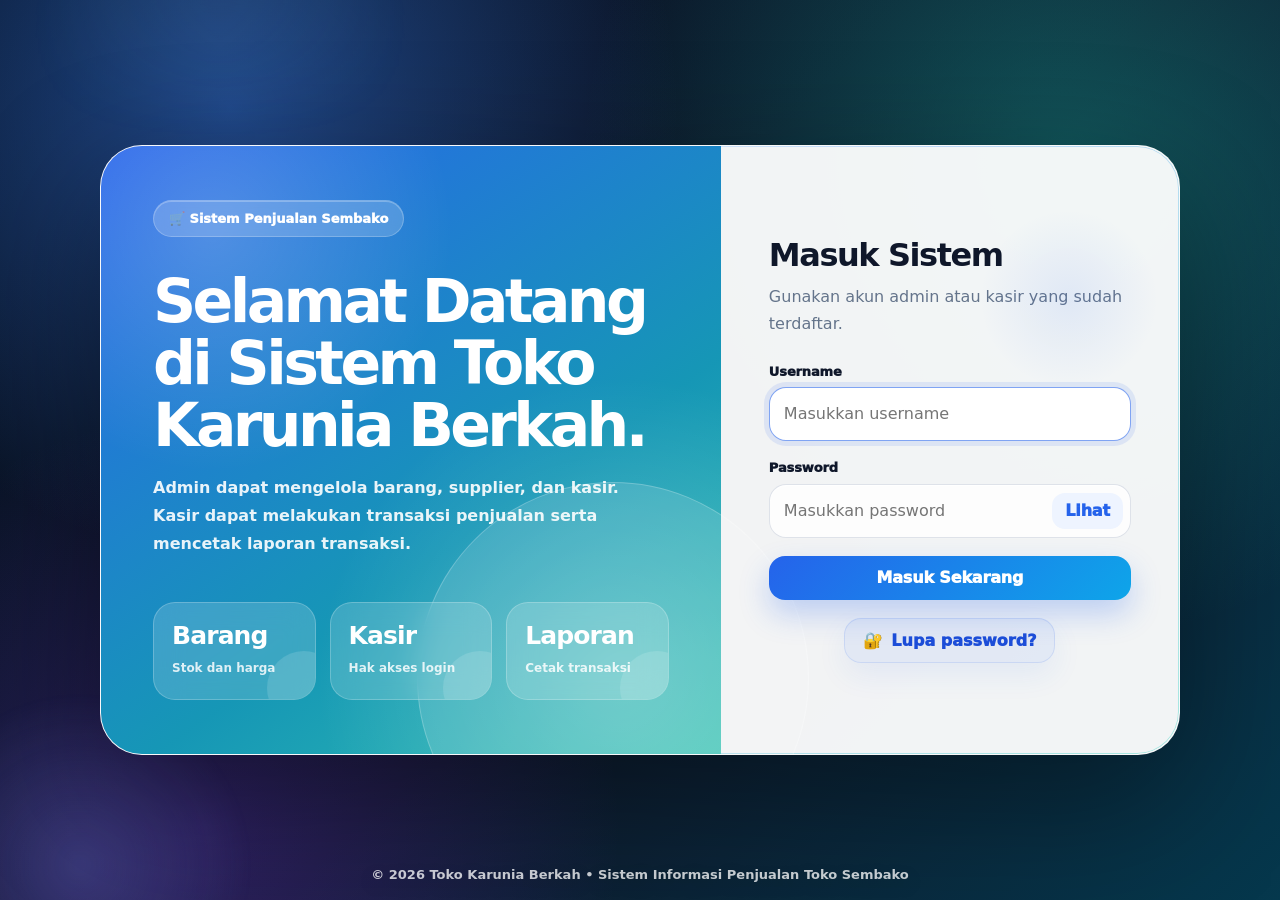
<file: logout.html>
<!doctype html><html><head><meta charset="utf-8"><script>sessionStorage.removeItem("sembakoUser");location.href="index.html";</script></head><body>
<script>
(function(){
    const mq = window.matchMedia('(max-width: 1180px)');
    const buttonSelector = '[data-sidebar-toggle]';
    function setButton(collapsed){
        const button = document.querySelector(buttonSelector);
        if(!button) return;
        button.innerHTML = '<span class="toggle-icon">' + (collapsed ? '☰' : '×') + '</span>';
        button.setAttribute('aria-expanded', collapsed ? 'false' : 'true');
        button.setAttribute('aria-label', collapsed ? 'Buka menu samping' : 'Tutup menu samping');
        button.setAttribute('title', collapsed ? 'Buka menu' : 'Tutup menu');
    }
    function syncResponsiveSidebar(){
        if(!document.querySelector('.sidebar')) return;
        if(mq.matches){
            document.body.classList.add('sidebar-collapsed');
            setButton(true);
        }
    }
    window.addEventListener('load', syncResponsiveSidebar);
    mq.addEventListener ? mq.addEventListener('change', syncResponsiveSidebar) : mq.addListener(syncResponsiveSidebar);
    document.addEventListener('click', function(e){
        if(!mq.matches) return;
        const link = e.target.closest('.sidebar-nav a, .logout');
        if(link){
            document.body.classList.add('sidebar-collapsed');
            setButton(true);
        }
    });
})();
</script>

</body></html>
</file>
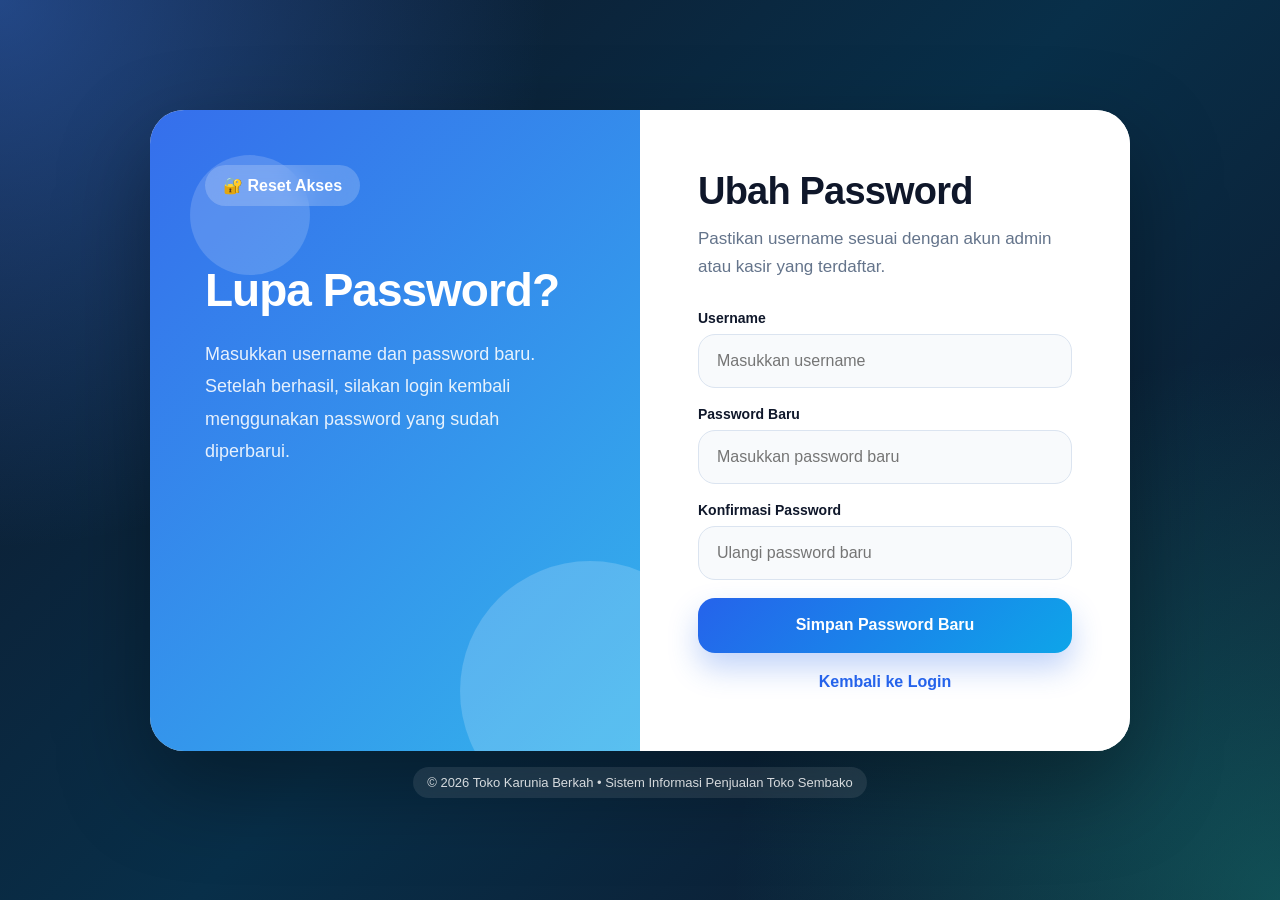
<file: lupa_password.html>
<!DOCTYPE html><html lang="id"><head><meta charset="UTF-8"><title>Lupa Password | Sistem Penjualan Sembako</title><meta name="viewport" content="width=1181, viewport-fit=cover"><style>

*{box-sizing:border-box;margin:0;padding:0;font-family:Arial,Helvetica,sans-serif}body{min-height:100vh;background:radial-gradient(circle at top left,rgba(59,130,246,.45),transparent 35%),radial-gradient(circle at bottom right,rgba(20,184,166,.35),transparent 35%),linear-gradient(135deg,#0f172a,#082f49,#0f172a);display:flex;flex-direction:column;align-items:center;justify-content:center;gap:16px;padding:30px 30px 22px;overflow-x:hidden}.reset-container{width:100%;max-width:980px;min-height:560px;background:rgba(255,255,255,.96);border-radius:34px;display:grid;grid-template-columns:1fr 1fr;overflow:hidden;box-shadow:0 35px 90px rgba(0,0,0,.35);animation:naik .7s ease}@keyframes naik{from{opacity:0;transform:translateY(35px) scale(.96)}to{opacity:1;transform:translateY(0) scale(1)}}.reset-left{background:linear-gradient(135deg,rgba(37,99,235,.92),rgba(14,165,233,.84)),radial-gradient(circle at bottom right,rgba(255,255,255,.35),transparent 35%);color:white;padding:55px;position:relative;overflow:hidden}.reset-left:before{content:"";position:absolute;width:260px;height:260px;border-radius:50%;background:rgba(255,255,255,.18);right:-80px;bottom:-70px;animation:float 4s ease-in-out infinite}.reset-left:after{content:"";position:absolute;width:120px;height:120px;border-radius:50%;background:rgba(255,255,255,.16);left:40px;top:45px;animation:float 5s ease-in-out infinite reverse}@keyframes float{0%,100%{transform:translateY(0)}50%{transform:translateY(-18px)}}.badge{position:relative;z-index:2;display:inline-flex;align-items:center;gap:9px;padding:11px 18px;border-radius:999px;background:rgba(255,255,255,.2);font-weight:800;margin-bottom:60px;backdrop-filter:blur(12px)}.reset-left h1{position:relative;z-index:2;font-size:46px;line-height:1.08;margin-bottom:22px;letter-spacing:-1px}.reset-left p{position:relative;z-index:2;font-size:18px;line-height:1.8;color:rgba(255,255,255,.88);max-width:390px}.reset-right{padding:60px 58px;display:flex;flex-direction:column;justify-content:center;background:#fff}.reset-right h2{color:#0f172a;font-size:38px;margin-bottom:12px;letter-spacing:-.8px}.reset-right .subtitle{color:#64748b;font-size:17px;line-height:1.6;margin-bottom:30px}.alert{padding:14px 16px;border-radius:16px;margin-bottom:20px;font-size:14px;font-weight:700}.alert.success,.alert-success{background:#dcfce7;color:#166534;border:1px solid #86efac}.alert.error,.alert-error{background:#fee2e2;color:#991b1b;border:1px solid #fecaca}.form-group{margin-bottom:18px}label{display:block;color:#0f172a;font-weight:800;font-size:14px;margin-bottom:8px}input{width:100%;height:54px;border-radius:17px;border:1px solid #dbe4f0;padding:0 18px;font-size:16px;outline:none;background:#f8fafc;color:#0f172a;transition:.25s ease}input:focus{border-color:#2563eb;box-shadow:0 0 0 4px rgba(37,99,235,.12);background:#fff}button{width:100%;height:55px;border:0;border-radius:17px;background:linear-gradient(135deg,#2563eb,#0ea5e9);color:white;font-size:16px;font-weight:900;cursor:pointer;box-shadow:0 15px 30px rgba(37,99,235,.28);transition:.25s ease}button:hover{transform:translateY(-2px);box-shadow:0 20px 40px rgba(37,99,235,.35)}.back-login{display:flex;justify-content:center;margin-top:20px;text-decoration:none;color:#2563eb;font-weight:800}.reset-copyright{color:rgba(255,255,255,.82);font-size:13px;text-align:center;padding:8px 14px;border-radius:999px;background:rgba(255,255,255,.09);backdrop-filter:blur(10px)}@media(max-width:850px){.reset-container{grid-template-columns:1fr}.reset-left{padding:35px}.reset-left h1{font-size:34px}.reset-right{padding:35px}}



/* =========================================================
   RESPONSIVE V23: Desktop, iPad, Android, iPhone
   Hanya penyesuaian ukuran dan posisi; warna/desain utama tetap sama.
   ========================================================= */
html {
    -webkit-text-size-adjust: 100%;
    text-size-adjust: 100%;
}
body {
    min-width: 0;
}
.table-wrap {
    -webkit-overflow-scrolling: touch;
}
input, select, textarea, button, .btn {
    max-width: 100%;
}

@media (min-width: 1181px) {
    .content,
    body:not(.sidebar-collapsed) .content {
        width: calc(100% - var(--sidebar-w, 304px)) !important;
        margin-left: var(--sidebar-w, 304px) !important;
    }
    body.sidebar-collapsed .content {
        width: 100% !important;
        margin-left: 0 !important;
    }
}

/* iPad dan tablet: sidebar menjadi drawer, konten full width */
@media (max-width: 1180px) {
    :root { --sidebar-w: min(304px, 86vw); }

    .sidebar {
        position: fixed !important;
        top: 0 !important;
        left: 0 !important;
        bottom: 0 !important;
        width: var(--sidebar-w) !important;
        max-width: 86vw !important;
        height: 100dvh !important;
        min-height: 100dvh !important;
        transform: translateX(-108%) !important;
        border-radius: 0 30px 30px 0;
        z-index: 1200 !important;
        box-shadow: 24px 0 60px rgba(15, 23, 42, .28);
        transition: transform .28s ease, box-shadow .28s ease;
    }

    body:not(.sidebar-collapsed) .sidebar {
        transform: translateX(0) !important;
    }

    body.sidebar-collapsed .sidebar {
        transform: translateX(-108%) !important;
    }

    .content,
    body:not(.sidebar-collapsed) .content,
    body.sidebar-collapsed .content {
        width: 100% !important;
        margin-left: 0 !important;
        padding: clamp(16px, 2.4vw, 24px) !important;
    }

    .topbar {
        position: sticky;
        top: 12px;
        z-index: 900;
        min-height: auto;
        padding: 16px 18px;
        border-radius: 26px;
        align-items: flex-start;
    }

    .topbar-left {
        width: 100%;
        min-width: 0;
    }

    .topbar-title {
        min-width: 0;
    }

    .topbar h1,
    .page-title h1 {
        overflow-wrap: anywhere;
    }

    .sidebar-toggle,
    body.sidebar-collapsed .sidebar-toggle {
        position: relative !important;
        left: auto !important;
        top: auto !important;
        flex: 0 0 52px;
        width: 52px;
        height: 52px;
        min-height: 52px;
        z-index: 1300;
    }

    .topbar-right {
        width: 100%;
        justify-content: flex-start;
        gap: 8px;
    }

    .dashboard-hero,
    .inventory-hero {
        grid-template-columns: 1fr !important;
    }

    .stats {
        grid-template-columns: repeat(2, minmax(0, 1fr)) !important;
    }

    .dashboard-grid,
    .inventory-form-grid,
    .grid-3 {
        grid-template-columns: 1fr !important;
    }

    .inventory-mini-stats {
        grid-template-columns: repeat(2, minmax(0, 1fr));
    }

    .page-title {
        align-items: flex-start;
    }

    .page-title .btn,
    .page-title button {
        white-space: nowrap;
    }

    .table-wrap {
        width: 100%;
        overflow-x: auto;
        border-radius: 20px;
    }

    table {
        min-width: 760px;
    }

    #tabelItem {
        min-width: 720px !important;
    }

    .inventory-table {
        min-width: 980px !important;
    }

    .report-table {
        min-width: 860px !important;
    }
}

/* iPad portrait dan tablet kecil */
@media (max-width: 820px) {
    .login-page,
    .forgot-page {
        padding: 18px;
        min-height: 100dvh;
    }

    .login-card {
        grid-template-columns: 1fr !important;
        width: min(680px, 100%);
        min-height: auto;
        border-radius: 32px;
    }

    .login-hero,
    .login-form-panel {
        padding: 34px 28px;
    }

    .login-hero h1 {
        font-size: clamp(34px, 8vw, 48px);
    }

    .login-mini-cards {
        grid-template-columns: repeat(3, minmax(0, 1fr));
        gap: 10px;
    }

    .content,
    body.sidebar-collapsed .content,
    body:not(.sidebar-collapsed) .content {
        padding: 14px !important;
    }

    .topbar {
        top: 8px;
        flex-direction: column;
        gap: 12px;
    }

    .topbar h1 {
        font-size: clamp(22px, 5vw, 30px);
        line-height: 1.12;
    }

    .card {
        padding: 20px;
        border-radius: 24px;
    }

    .dashboard-hero,
    .inventory-hero {
        padding: 22px;
        border-radius: 26px;
    }

    .dashboard-hero h2,
    .inventory-hero h2 {
        font-size: clamp(25px, 5.8vw, 34px);
    }

    .filter,
    .table-tools {
        align-items: stretch;
        flex-direction: column;
    }

    .filter .form-group,
    .table-search,
    .table-count {
        width: 100%;
        max-width: none;
    }
}

/* HP Android dan iPhone */
@media (max-width: 560px) {
    :root { --sidebar-w: min(292px, 88vw); }

    body {
        background-size: auto;
    }

    .login-page,
    .forgot-page {
        padding: 12px;
    }

    .login-card,
    .forgot-card {
        border-radius: 26px;
        width: 100%;
    }

    .login-hero {
        padding: 28px 22px;
    }

    .login-form-panel,
    .forgot-card {
        padding: 28px 22px;
    }

    .login-mini-cards {
        grid-template-columns: 1fr;
    }

    .login-mini-cards div {
        min-height: 82px;
    }

    .content,
    body.sidebar-collapsed .content,
    body:not(.sidebar-collapsed) .content {
        padding: 10px !important;
    }

    .sidebar {
        max-width: 88vw !important;
        padding: 18px 14px;
        border-radius: 0 24px 24px 0;
    }

    .brand-logo {
        width: 50px;
        height: 50px;
        border-radius: 18px;
    }

    .brand h2 {
        font-size: 18px;
    }

    .userbox {
        padding: 13px;
        border-radius: 21px;
    }

    .sidebar-nav a,
    .logout {
        min-height: 44px;
        padding: 11px 12px;
        font-size: 13px;
    }

    .topbar {
        top: 6px;
        padding: 12px;
        border-radius: 22px;
        margin-bottom: 14px;
    }

    .topbar-left {
        align-items: center;
        gap: 10px;
    }

    .sidebar-toggle,
    body.sidebar-collapsed .sidebar-toggle {
        flex-basis: 44px;
        width: 44px;
        height: 44px;
        min-height: 44px;
        border-radius: 15px;
    }

    .sidebar-toggle .toggle-icon {
        font-size: 22px;
    }

    .eyebrow {
        font-size: 10px;
        letter-spacing: .12em;
    }

    .topbar h1 {
        font-size: 21px;
        letter-spacing: -.045em;
    }

    .topbar-right {
        display: grid;
        grid-template-columns: 1fr;
        width: 100%;
    }

    .date-pill,
    .role-pill,
    .clock-pill {
        width: 100%;
        justify-content: center;
        min-height: 36px;
        padding: 8px 10px;
        font-size: 11px;
    }

    .page-title {
        flex-direction: column;
        gap: 10px;
        margin-bottom: 14px;
    }

    .page-title h1 {
        font-size: 23px;
    }

    .page-title .btn,
    .page-title button {
        width: 100%;
        justify-content: center;
    }

    .card {
        padding: 16px;
        border-radius: 20px;
        margin-bottom: 16px;
    }

    .card h2 {
        font-size: 18px;
    }

    .dashboard-hero,
    .inventory-hero {
        padding: 18px;
        border-radius: 22px;
        min-height: auto;
    }

    .dashboard-hero p,
    .inventory-hero p {
        font-size: 13px;
        line-height: 1.62;
    }

    .stats,
    .inventory-mini-stats {
        grid-template-columns: 1fr !important;
        gap: 12px;
    }

    .stat {
        min-height: 108px;
        border-radius: 20px;
    }

    .hero-kpi div,
    .inventory-mini-stats div {
        min-height: auto;
    }

    .grid,
    .grid-3,
    .inventory-form-grid,
    .unit-size-group {
        grid-template-columns: 1fr !important;
        gap: 12px;
    }

    .form-group {
        margin-bottom: 14px;
    }

    input,
    select,
    textarea {
        min-height: 50px;
        border-radius: 15px !important;
        font-size: 16px;
    }

    button,
    .btn {
        width: 100%;
        min-height: 46px;
        justify-content: center;
    }

    .actions,
    .actions-premium,
    .btn-group {
        flex-direction: column;
        align-items: stretch;
        width: 100%;
        gap: 8px;
    }

    .table-tools {
        margin-bottom: 10px;
    }

    .table-count {
        justify-content: center;
        text-align: center;
    }

    .table-wrap {
        border-radius: 16px;
    }

    table {
        min-width: 700px;
    }

    th,
    td {
        padding: 11px 10px;
        font-size: 12px;
        white-space: nowrap;
    }

    #tabelItem {
        min-width: 660px !important;
    }

    #grandTotal {
        font-size: 17px;
    }

    .app-footer {
        flex-direction: column;
        align-items: flex-start;
        gap: 8px;
        padding: 14px 16px;
        border-radius: 18px;
    }

    .app-footer p,
    .app-footer span {
        font-size: 12px;
    }
}

/* iPhone kecil */
@media (max-width: 390px) {
    .login-hero,
    .login-form-panel,
    .forgot-card {
        padding: 24px 18px;
    }

    .topbar h1 {
        font-size: 19px;
    }

    .card {
        padding: 14px;
    }

    .sidebar {
        width: 88vw !important;
    }
}



/* =========================================================
   V24 DESKTOP MINI MODE UNTUK HP/TABLET
   Tujuan: tampilan di Android/iPhone/iPad tetap seperti desktop,
   hanya diskalakan oleh viewport, bukan diubah menjadi layout mobile.
   ========================================================= */
@media screen and (max-width: 1180px) {
    html { min-width: 1181px; }
    body:not(.print-page) { min-width: 1181px; overflow-x: hidden; }

    body:not(.login-page):not(.forgot-page):not(.print-page) .sidebar {
        position: fixed !important;
        top: 0 !important;
        left: 0 !important;
        bottom: 0 !important;
        width: 304px !important;
        max-width: 304px !important;
        height: 100vh !important;
        min-height: 100vh !important;
        transform: none !important;
        border-radius: 0 !important;
        box-shadow: none !important;
    }

    body:not(.login-page):not(.forgot-page):not(.print-page).sidebar-collapsed .sidebar {
        width: 92px !important;
        max-width: 92px !important;
        transform: none !important;
    }

    body:not(.login-page):not(.forgot-page):not(.print-page) .content,
    body:not(.login-page):not(.forgot-page):not(.print-page):not(.sidebar-collapsed) .content {
        width: calc(100% - 304px) !important;
        margin-left: 304px !important;
        padding: 28px 30px 34px !important;
    }

    body:not(.login-page):not(.forgot-page):not(.print-page).sidebar-collapsed .content {
        width: calc(100% - 92px) !important;
        margin-left: 92px !important;
        padding: 28px 30px 34px !important;
    }

    .topbar {
        position: static !important;
        min-height: 96px !important;
        padding: 18px 22px !important;
        margin-bottom: 24px !important;
        border-radius: 32px !important;
        flex-direction: row !important;
        align-items: center !important;
    }

    .topbar-right { width: auto !important; display: flex !important; justify-content: flex-end !important; }
    .topbar-left { width: auto !important; }
    .topbar h1 { font-size: clamp(26px, 2.6vw, 36px) !important; }
    .page-title { flex-direction: row !important; align-items: center !important; }
    .page-title .btn, .page-title button { width: auto !important; }

    .login-page, .forgot-page { min-width: 1181px !important; padding: 32px !important; }
    .login-card { width: min(1080px, 100%) !important; grid-template-columns: 1.15fr .85fr !important; border-radius: 38px !important; }
    .login-mini-cards { grid-template-columns: repeat(3, minmax(0, 1fr)) !important; }

    .grid-3 { grid-template-columns: repeat(3, minmax(0, 1fr)) !important; }
    .grid, .inventory-form-grid { grid-template-columns: repeat(2, minmax(0, 1fr)) !important; }
    .unit-size-group { grid-template-columns: 1fr 1.15fr !important; }
    .stats { grid-template-columns: repeat(4, minmax(0, 1fr)) !important; }
    .inventory-mini-stats { grid-template-columns: repeat(3, minmax(0, 1fr)) !important; }
    .dashboard-hero, .inventory-hero { grid-template-columns: 1.35fr .65fr !important; padding: 30px !important; }
    .dashboard-grid { grid-template-columns: 1.2fr .8fr !important; }

    .card { padding: 24px !important; border-radius: 28px !important; }
    input, select, textarea { min-height: 54px !important; font-size: 15px !important; }
    button, .btn { width: auto !important; min-height: 46px !important; }
    .actions, .actions-premium, .btn-group { flex-direction: row !important; align-items: center !important; width: auto !important; }
    .filter, .table-tools { flex-direction: row !important; align-items: center !important; }

    .table-wrap { overflow-x: visible !important; }
    table, #tabelItem, .inventory-table, .report-table { min-width: 0 !important; width: 100% !important; }
    th, td { white-space: normal !important; font-size: 13px !important; padding: 14px 16px !important; }

    .app-footer { flex-direction: row !important; align-items: center !important; }
}

</style></head><body data-page="forgot"><div class="reset-container"><section class="reset-left"><div class="badge">🔐 Reset Akses</div><h1>Lupa Password?</h1><p>Masukkan username dan password baru. Setelah berhasil, silakan login kembali menggunakan password yang sudah diperbarui.</p></section><section class="reset-right"><h2>Ubah Password</h2><p class="subtitle">Pastikan username sesuai dengan akun admin atau kasir yang terdaftar.</p><div id="forgot-alert"></div><form data-forgot-form><div class="form-group"><label>Username</label><input type="text" name="username" required placeholder="Masukkan username"></div><div class="form-group"><label>Password Baru</label><input type="password" name="password_baru" required placeholder="Masukkan password baru"></div><div class="form-group"><label>Konfirmasi Password</label><input type="password" name="konfirmasi_password" required placeholder="Ulangi password baru"></div><button type="submit">Simpan Password Baru</button><a href="index.html" class="back-login">Kembali ke Login</a></form></section></div><div class="reset-copyright">© 2026 Toko Karunia Berkah • Sistem Informasi Penjualan Toko Sembako</div><script>

(function(){
const rupiah=new Intl.NumberFormat('id-ID');
const money=n=>'Rp '+rupiah.format(Number(n||0));
const q=(s,r=document)=>r.querySelector(s);const qa=(s,r=document)=>Array.from(r.querySelectorAll(s));
const today=()=>new Date().toISOString().slice(0,10);
const nowStr=()=>{const d=new Date(); const pad=n=>String(n).padStart(2,'0'); return `${d.getFullYear()}-${pad(d.getMonth()+1)}-${pad(d.getDate())} ${pad(d.getHours())}:${pad(d.getMinutes())}:${pad(d.getSeconds())}`}
const dateText=()=>new Date().toLocaleDateString('id-ID',{day:'2-digit',month:'short',year:'numeric'});
const dbKey='sembakoHTMLExactDBv22';
function seed(){return {users:[{id:1,nama:'Administrator',username:'admin',password:'admin123',role:'admin',no_hp:'081234567890',alamat:'Toko Sembako',status:'aktif'},{id:2,nama:'Kasir Satu',username:'kasir',password:'kasir123',role:'kasir',no_hp:'081111111111',alamat:'Toko Sembako',status:'aktif'}],supplier:[{id:1,nama_supplier:'CV Sumber Pangan',no_telp:'082222222222',alamat:'Jl. Merdeka No. 10'},{id:2,nama_supplier:'UD Beras Makmur',no_telp:'083333333333',alamat:'Jl. Pasar Raya No. 5'}],barang:[{id:1,kode_barang:'BRG001',nama_barang:'Beras Premium',supplier_id:2,satuan:'5 Kg',harga_beli:65000,harga_jual:72000,stok:30},{id:2,kode_barang:'BRG002',nama_barang:'Minyak Goreng',supplier_id:1,satuan:'1 Liter',harga_beli:14500,harga_jual:17000,stok:50},{id:3,kode_barang:'BRG003',nama_barang:'Gula Pasir',supplier_id:1,satuan:'1 Kg',harga_beli:14500,harga_jual:16500,stok:40}],penjualan:[],detail_penjualan:[]}}
function load(){let d=localStorage.getItem(dbKey);if(!d){d=seed();save(d);return d}try{return JSON.parse(d)}catch(e){d=seed();save(d);return d}}
function save(d){localStorage.setItem(dbKey,JSON.stringify(d))}
function nextId(a){return Math.max(0,...a.map(x=>Number(x.id)||0))+1}
function currentUser(){try{return JSON.parse(sessionStorage.getItem('sembakoUser')||'null')}catch(e){return null}}
function setUser(u){sessionStorage.setItem('sembakoUser',JSON.stringify(u))}
function logout(){sessionStorage.removeItem('sembakoUser')}
function esc(s){return String(s??'').replace(/[&<>"]/g,m=>({'&':'&amp;','<':'&lt;','>':'&gt;','"':'&quot;'}[m]))}
function alertBox(type,msg){return `<div class="alert alert-${type}">${msg}</div>`}
function getKasir(id,d=load()){return d.users.find(u=>Number(u.id)===Number(id))||{} }
function getBarang(id,d=load()){return d.barang.find(b=>Number(b.id)===Number(id))||{} }
function getSupplier(id,d=load()){return d.supplier.find(s=>Number(s.id)===Number(id))||{} }
function isToday(t){return String(t||'').slice(0,10)===today()}
function filteredPenjualan(d){const u=currentUser();let arr=[...d.penjualan]; if(u?.role==='kasir') arr=arr.filter(p=>Number(p.kasir_id)===Number(u.id)); return arr.sort((a,b)=>b.id-a.id)}
function detailRows(d){let ps=filteredPenjualan(d);let allowed=new Set(ps.map(p=>p.id));return d.detail_penjualan.filter(x=>allowed.has(x.penjualan_id)).map(x=>{let p=d.penjualan.find(p=>p.id===x.penjualan_id)||{};let b=getBarang(x.barang_id,d);let u=getKasir(p.kasir_id,d);return {...x,no_faktur:p.no_faktur,tanggal:p.tanggal,nama_kasir:u.nama,kode_barang:b.kode_barang,nama_barang:b.nama_barang,satuan:b.satuan}}).sort((a,b)=>b.id-a.id)}
function setHeader(){const u=currentUser();if(!u)return; q('[data-user-avatar]')&&(q('[data-user-avatar]').textContent=(u.nama||'A').slice(0,1).toUpperCase());q('[data-user-name]')&&(q('[data-user-name]').textContent=u.nama);q('[data-user-role]')&&(q('[data-user-role]').textContent=u.role.toUpperCase());q('[data-current-role]')&&(q('[data-current-role]').textContent=u.role.toUpperCase());q('[data-date-pill]')&&(q('[data-date-pill]').textContent=dateText());q('[data-footer-year]')&&(q('[data-footer-year]').textContent='© '+new Date().getFullYear()+' Toko Karunia Berkah');qa('[data-role-menu="admin"]').forEach(a=>{if(u.role!=='admin')a.remove()})}
function guard(page){if(['login','forgot','nota'].includes(page))return true;let u=currentUser();if(!u){location.href='index.html';return false}return true}
function noAccess(){location.href='dashboard.html?error=akses'}
function parseUnit(s){let m=String(s||'1 Kg').match(/^([0-9.,]+)\s+(.+)$/);return m?[m[1].replace(',','.'),m[2]]:['1',s||'Kg']}
function nextKode(d){let n=Math.max(0,...d.barang.map(b=>Number(String(b.kode_barang).replace(/\D/g,''))||0))+1;return 'BRG'+String(n).padStart(3,'0')}
function formData(form){return Object.fromEntries(new FormData(form).entries())}
function pageEl(){return q('#app-content')}
function renderDashboard(){let d=load(),u=currentUser(),ps=filteredPenjualan(d),todayPs=ps.filter(p=>isToday(p.tanggal));let totalPenjualan=ps.reduce((s,p)=>s+Number(p.total),0);let roleAdmin=u.role==='admin';pageEl().innerHTML=`<div class="page-title"><h1>Menu Utama</h1></div>${new URLSearchParams(location.search).has('error')?alertBox('error','Anda tidak memiliki hak akses ke menu tersebut.'):''}<section class="dashboard-hero"><div><h2>Ringkasan toko hari ini</h2><p>${roleAdmin?'Pantau stok barang, supplier, kasir, transaksi harian, dan omzet toko dalam satu tampilan yang lebih luas, rapi, dan mudah dibaca.':'Pantau transaksi harian, omzet pribadi, dan riwayat penjualan milik akun kasir yang sedang login.'}</p></div><div class="hero-kpi"><div><span>Transaksi Hari Ini</span><strong data-counter>${todayPs.length}</strong></div><div><span>Omzet Hari Ini</span><strong data-counter>${money(todayPs.reduce((s,p)=>s+Number(p.total),0))}</strong></div></div></section><div class="stats"><div class="stat"><h3>Total Barang</h3><p>${d.barang.length}</p></div><div class="stat"><h3>Total Supplier</h3><p>${d.supplier.length}</p></div><div class="stat"><h3>Total Kasir</h3><p>${d.users.filter(x=>x.role==='kasir').length}</p></div><div class="stat"><h3>${roleAdmin?'Total Penjualan':'Penjualan Saya'}</h3><p>${money(totalPenjualan)}</p></div></div><div class="dashboard-grid"><div class="card transaksi-terbaru-card"><h2>Transaksi Terbaru</h2><table class="table-transaksi-dashboard"><thead><tr><th>No</th><th>No Faktur</th><th>Tanggal</th><th>Nama Kasir</th><th>Total</th><th>Bayar</th><th>Kembali</th></tr></thead><tbody>${ps.slice(0,5).map((p,i)=>`<tr><td>${i+1}</td><td>${p.no_faktur}</td><td>${p.tanggal}</td><td>${esc(getKasir(p.kasir_id,d).nama)}</td><td>${money(p.total)}</td><td>${money(p.bayar)}</td><td>${money(p.kembali)}</td></tr>`).join('')||'<tr><td colspan="7">Belum ada transaksi.</td></tr>'}</tbody></table></div><div class="card"><h2>Akses Cepat</h2><div class="quick-actions"><a href="penjualan.html">🛒 Transaksi Baru <span>Input penjualan</span></a><a href="detail_penjualan.html">🧾 Detail Transaksi <span>Rincian barang terjual</span></a>${roleAdmin?'<a href="laporan_penjualan.html">📊 Cetak Penjualan <span>Laporan transaksi</span></a><a href="barang.html">📦 Kelola Barang <span>Stok dan harga</span></a>':''}</div></div></div>`}
function renderBarang(editId=null,msg=''){let d=load(); if(currentUser().role!=='admin')return noAccess(); let edit=d.barang.find(b=>b.id==editId);let data=[...d.barang].sort((a,b)=>a.kode_barang.localeCompare(b.kode_barang));let totalStok=d.barang.reduce((s,b)=>s+Number(b.stok),0);let stokMenipis=d.barang.filter(b=>b.stok<=5).length;let nilai=d.barang.reduce((s,b)=>s+b.harga_jual*b.stok,0);let satuan=['Kg','Gram','Pcs','Slp','Liter','Ml','Botol','Bungkus','Dus','Sak','Pack','Kaleng','Kotak','Renteng'];let [isi,unit]=parseUnit(edit?.satuan);pageEl().innerHTML=`<div class="page-title page-title-inventory"><div><h1>Form Barang</h1><p class="page-subtitle">Kelola stok, harga, supplier, dan kode barang secara berurutan.</p></div><a class="btn btn-print" href="laporan_barang.html">Cetak Laporan</a></div>${msg}${new URLSearchParams(location.search).get('error')==='barang_dipakai'?alertBox('error','⚠️ Barang tidak bisa dihapus karena sudah pernah digunakan dalam transaksi penjualan.'):''}<div class="inventory-hero"><div class="inventory-hero-copy"><span class="inventory-badge">📦 Inventory Barang</span><h2>Kode barang kini tampil berurutan.</h2><p>Data barang ditampilkan dari kode terkecil ke terbesar. Saat tambah barang baru, kode otomatis disiapkan agar tidak tertukar.</p></div><div class="inventory-mini-stats"><div><span>Total Barang</span><strong data-counter>${d.barang.length}</strong></div><div><span>Total Stok</span><strong data-counter>${totalStok}</strong></div><div><span>Stok Menipis</span><strong data-counter>${stokMenipis}</strong></div><div><span>Nilai Stok</span><strong>${money(nilai)}</strong></div></div></div><div class="card inventory-form-card"><div class="section-head"><div><span class="section-kicker">${edit?'Edit Data Barang':'Tambah Barang Baru'}</span><h2>${edit?'Perbarui informasi barang':'Input barang ke daftar stok'}</h2></div><div class="next-code-pill">Kode aktif: <strong>${edit?edit.kode_barang:nextKode(d)}</strong></div></div><form id="barangForm"><input type="hidden" name="id" value="${edit?.id||''}"><div class="grid-3 inventory-form-grid"><div class="form-group"><label>Kode Barang</label><input type="text" name="kode_barang" class="readonly-code" value="${edit?edit.kode_barang:nextKode(d)}" readonly required><small class="field-hint">Kode dibuat otomatis agar urutan barang rapi.</small></div><div class="form-group"><label>Nama Barang</label><input type="text" name="nama_barang" value="${esc(edit?.nama_barang||'')}" placeholder="Contoh: Beras Premium 5 Kg" required></div><div class="form-group"><label>Supplier</label><select name="supplier_id"><option value="">- Pilih Supplier -</option>${d.supplier.map(s=>`<option value="${s.id}" ${edit?.supplier_id==s.id?'selected':''}>${esc(s.nama_supplier)}</option>`).join('')}</select></div><div class="form-group"><label>Isi & Satuan</label><div class="satuan-field"><input type="text" name="isi_satuan" class="unit-size-input" value="${isi}" required><select name="satuan_dasar">${satuan.map(x=>`<option ${unit===x?'selected':''}>${x}</option>`).join('')}</select></div><small class="field-hint">Contoh: 1 Kg, 200 Gram, 1 Liter.</small></div><div class="form-group"><label>Harga Beli</label><input type="text" name="harga_beli" class="rupiah-input" inputmode="numeric" value="${edit?edit.harga_beli:''}" required></div><div class="form-group"><label>Harga Jual</label><input type="text" name="harga_jual" class="rupiah-input" inputmode="numeric" value="${edit?edit.harga_jual:''}" required></div><div class="form-group"><label>Stok</label><input type="number" name="stok" value="${edit?.stok||''}" required></div></div><button type="submit">${edit?'Update Barang':'Simpan Barang'}</button>${edit?' <button type="button" class="btn btn-secondary" onclick="location.href=\'barang.html\'">Batal</button>':''}</form></div><div class="card"><table><thead><tr><th>No</th><th>Kode</th><th>Nama Barang</th><th>Supplier</th><th>Satuan</th><th>Harga Beli</th><th>Harga Jual</th><th>Stok</th><th>Aksi</th></tr></thead><tbody>${data.map((b,i)=>{let dipakai=d.detail_penjualan.some(x=>x.barang_id==b.id);return `<tr><td>${i+1}</td><td><span class="code-badge">${b.kode_barang}</span></td><td><strong>${esc(b.nama_barang)}</strong></td><td>${esc(getSupplier(b.supplier_id,d).nama_supplier||'-')}</td><td>${esc(b.satuan)}</td><td>${money(b.harga_beli)}</td><td>${money(b.harga_jual)}</td><td><span class="stock-badge ${b.stok<=5?'danger':b.stok<=15?'warning':'safe'}">${b.stok}</span></td><td class="actions"><button class="btn btn-secondary" data-edit-barang="${b.id}">Edit</button>${dipakai?'<span class="btn btn-secondary">Terkunci</span>':`<button class="btn btn-danger" data-del-barang="${b.id}">Hapus</button>`}</td></tr>`}).join('')}</tbody></table></div>`;q('#barangForm').onsubmit=e=>{e.preventDefault();let f=formData(e.target);let satuan=(f.isi_satuan||'1')+' '+f.satuan_dasar;let payload={id:f.id?Number(f.id):nextId(d.barang),kode_barang:f.kode_barang,nama_barang:f.nama_barang,supplier_id:f.supplier_id?Number(f.supplier_id):null,satuan,harga_beli:Number((f.harga_beli||'').replace(/\D/g,'')),harga_jual:Number((f.harga_jual||'').replace(/\D/g,'')),stok:Number(f.stok||0)};if(f.id){let ix=d.barang.findIndex(x=>x.id==f.id);d.barang[ix]=payload}else d.barang.push(payload);save(d);renderBarang(null,alertBox('success','✅ Data barang berhasil diproses.'))};qa('[data-edit-barang]').forEach(b=>b.onclick=()=>renderBarang(b.dataset.editBarang));qa('[data-del-barang]').forEach(b=>b.onclick=()=>{if(confirm('Hapus data ini?')){let id=Number(b.dataset.delBarang);d.barang=d.barang.filter(x=>x.id!==id);save(d);renderBarang(null,alertBox('success','✅ Data barang berhasil dihapus.'))}})}
function renderSupplier(editId=null,msg=''){let d=load();if(currentUser().role!=='admin')return noAccess();let edit=d.supplier.find(x=>x.id==editId);pageEl().innerHTML=`<div class="page-title"><h1>Form Supplier</h1><a class="btn btn-print" href="laporan_supplier.html">Cetak Laporan</a></div>${msg}<div class="card"><form id="supplierForm"><input type="hidden" name="id" value="${edit?.id||''}"><div class="grid"><div class="form-group"><label>Nama Supplier</label><input type="text" name="nama_supplier" value="${esc(edit?.nama_supplier||'')}" required></div><div class="form-group"><label>No. Telepon</label><input type="text" name="no_telp" value="${esc(edit?.no_telp||'')}"></div></div><div class="form-group"><label>Alamat</label><textarea name="alamat" rows="3">${esc(edit?.alamat||'')}</textarea></div><button type="submit">${edit?'Update Supplier':'Simpan Supplier'}</button>${edit?' <button type="button" class="btn btn-secondary" onclick="location.href=\'supplier.html\'">Batal</button>':''}</form></div><div class="card"><table><thead><tr><th>No</th><th>Nama Supplier</th><th>No. Telepon</th><th>Alamat</th><th>Aksi</th></tr></thead><tbody>${[...d.supplier].sort((a,b)=>b.id-a.id).map((s,i)=>`<tr><td>${i+1}</td><td>${esc(s.nama_supplier)}</td><td>${esc(s.no_telp)}</td><td>${esc(s.alamat)}</td><td class="actions"><button class="btn btn-secondary" data-edit-supplier="${s.id}">Edit</button><button class="btn btn-danger" data-del-supplier="${s.id}">Hapus</button></td></tr>`).join('')}</tbody></table></div>`;q('#supplierForm').onsubmit=e=>{e.preventDefault();let f=formData(e.target);let o={id:f.id?Number(f.id):nextId(d.supplier),nama_supplier:f.nama_supplier,no_telp:f.no_telp,alamat:f.alamat};if(f.id)d.supplier[d.supplier.findIndex(x=>x.id==f.id)]=o;else d.supplier.push(o);save(d);renderSupplier(null,alertBox('success','Data supplier berhasil diproses.'))};qa('[data-edit-supplier]').forEach(b=>b.onclick=()=>renderSupplier(b.dataset.editSupplier));qa('[data-del-supplier]').forEach(b=>b.onclick=()=>{if(confirm('Hapus data ini?')){d.supplier=d.supplier.filter(x=>x.id!=b.dataset.delSupplier);save(d);renderSupplier(null,alertBox('success','Data supplier berhasil diproses.'))}})}
function renderKasir(editId=null,msg=''){let d=load();if(currentUser().role!=='admin')return noAccess();let edit=d.users.find(x=>x.id==editId&&x.role==='kasir');let rows=d.users.filter(x=>x.role==='kasir').sort((a,b)=>b.id-a.id);pageEl().innerHTML=`<div class="page-title"><h1>Form Nama Kasir</h1><a class="btn btn-print" href="laporan_kasir.html">Cetak Laporan</a></div>${msg}<div class="card"><form id="kasirForm"><input type="hidden" name="id" value="${edit?.id||''}"><div class="grid"><div class="form-group"><label>Nama Kasir</label><input type="text" name="nama" value="${esc(edit?.nama||'')}" required></div><div class="form-group"><label>Username</label><input type="text" name="username" value="${esc(edit?.username||'')}" required></div><div class="form-group"><label>Password ${edit?'(isi jika ingin diganti)':''}</label><input type="password" name="password" ${edit?'':'required'}></div><div class="form-group"><label>No. HP</label><input type="text" name="no_hp" value="${esc(edit?.no_hp||'')}"></div><div class="form-group"><label>Status</label><select name="status"><option value="aktif" ${edit?.status==='aktif'?'selected':''}>Aktif</option><option value="nonaktif" ${edit?.status==='nonaktif'?'selected':''}>Nonaktif</option></select></div></div><div class="form-group"><label>Alamat</label><textarea name="alamat" rows="3">${esc(edit?.alamat||'')}</textarea></div><button type="submit">${edit?'Update Kasir':'Simpan Kasir'}</button>${edit?' <button type="button" class="btn btn-secondary" onclick="location.href=\'kasir.html\'">Batal</button>':''}</form></div><div class="card"><table class="kasir-table"><thead><tr><th>No</th><th>Nama Kasir</th><th>Username</th><th>No. HP</th><th>Alamat</th><th>Status</th><th>Aksi</th></tr></thead><tbody>${rows.map((u,i)=>`<tr><td>${i+1}</td><td><strong>${esc(u.nama)}</strong></td><td>${esc(u.username)}</td><td>${esc(u.no_hp||'-')}</td><td class="address-cell">${esc(u.alamat||'-')}</td><td><span class="status-badge ${u.status==='aktif'?'is-active':'is-inactive'}">${u.status}</span></td><td class="actions"><button class="btn btn-secondary" data-edit-kasir="${u.id}">Edit</button><button class="btn btn-danger" data-del-kasir="${u.id}">Hapus</button></td></tr>`).join('')}</tbody></table></div>`;q('#kasirForm').onsubmit=e=>{e.preventDefault();let f=formData(e.target);let id=f.id?Number(f.id):nextId(d.users);let existing=d.users.find(x=>x.id===id)||{};let o={id,nama:f.nama,username:f.username,password:f.password||existing.password||'kasir123',role:'kasir',no_hp:f.no_hp,alamat:f.alamat,status:f.status};if(f.id)d.users[d.users.findIndex(x=>x.id==id)]=o;else d.users.push(o);save(d);renderKasir(null,alertBox('success','Data kasir berhasil diproses.'))};qa('[data-edit-kasir]').forEach(b=>b.onclick=()=>renderKasir(b.dataset.editKasir));qa('[data-del-kasir]').forEach(b=>b.onclick=()=>{if(confirm('Hapus data ini?')){d.users=d.users.filter(x=>x.id!=b.dataset.delKasir);save(d);renderKasir(null,alertBox('success','Data kasir berhasil diproses.'))}})}
function renderPenjualan(){let d=load(),u=currentUser();let ps=filteredPenjualan(d);pageEl().innerHTML=`<div class="page-title"><h1>Form Penjualan</h1>${u.role==='admin'?'<a class="btn btn-print" href="laporan_penjualan.html">Cetak Laporan</a>':''}</div><div id="jual-alert"></div><div class="card"><form id="formPenjualan"><div class="grid-3"><div class="form-group"><label>Nama Kasir</label><input type="text" value="${esc(u.nama)}" readonly></div><div class="form-group"><label>Tanggal</label><input type="text" value="${nowStr()}" readonly></div><div class="form-group"><label>Uang Bayar</label><input type="text" name="bayar" id="bayar" class="rupiah-input" inputmode="numeric" placeholder="Contoh: 100.000" required></div></div><div class="grid-3"><div class="form-group"><label>Pilih Barang</label><select id="pilihBarang"><option value="">- Pilih Barang -</option>${d.barang.filter(b=>b.stok>0).sort((a,b)=>a.nama_barang.localeCompare(b.nama_barang)).map(b=>`<option value="${b.id}" data-nama="${esc(b.nama_barang)}" data-satuan="${esc(b.satuan)}" data-harga="${b.harga_jual}" data-stok="${b.stok}">${esc(b.nama_barang)} (${esc(b.satuan)}) - ${money(b.harga_jual)} - Stok ${b.stok}</option>`).join('')}</select><small class="field-hint">Satuan barang ditampilkan agar kasir tidak keliru memilih item.</small></div><div class="form-group"><label>Jumlah</label><input type="number" id="jumlah" min="1" value="1"></div><div class="form-group" style="align-self:end"><button type="button" id="tambahItemBtn">Tambah Item</button></div></div><table id="tabelItem"><thead><tr><th>Barang</th><th>Harga</th><th>Qty</th><th>Subtotal</th><th>Aksi</th></tr></thead><tbody></tbody><tfoot><tr><th colspan="3">Total</th><th id="grandTotal">Rp 0</th><th></th></tr></tfoot></table><br><button type="submit">Simpan Transaksi & Cetak Nota</button></form></div><div class="card"><h2>Riwayat Penjualan</h2><table><thead><tr><th>No</th><th>No Faktur</th><th>Tanggal</th><th>Nama Kasir</th><th>Total</th><th>Bayar</th><th>Kembali</th><th>Aksi</th></tr></thead><tbody>${ps.slice(0,20).map((p,i)=>`<tr><td>${i+1}</td><td>${p.no_faktur}</td><td>${p.tanggal}</td><td>${esc(getKasir(p.kasir_id,d).nama)}</td><td>${money(p.total)}</td><td>${money(p.bayar)}</td><td>${money(p.kembali)}</td><td><a class="btn btn-print" href="nota.html?id=${p.id}">Cetak Nota</a></td></tr>`).join('')}</tbody></table></div><style>.item-unit-badge{display:inline-flex;align-items:center;margin-left:6px;padding:3px 8px;border-radius:999px;background:rgba(37,99,235,.10);color:#1d4ed8;font-size:12px;font-weight:700}</style>`;let items=[],total=0;function draw(){q('#tabelItem tbody').innerHTML=items.map((it,i)=>`<tr><td>${it.nama} <span class="item-unit-badge">(${it.satuan})</span><input type="hidden" name="barang_id[]" value="${it.barang_id}"></td><td>${money(it.harga_jual)}</td><td>${it.qty}<input type="hidden" name="qty[]" value="${it.qty}"></td><td>${money(it.subtotal)}</td><td><button type="button" class="btn btn-danger" data-rm-item="${i}">Hapus</button></td></tr>`).join('');q('#grandTotal').textContent=money(total);qa('[data-rm-item]').forEach(b=>b.onclick=()=>{let i=Number(b.dataset.rmItem);total-=items[i].subtotal;items.splice(i,1);draw()})}q('#tambahItemBtn').onclick=()=>{let sel=q('#pilihBarang'),op=sel.options[sel.selectedIndex];if(!sel.value)return alert('Pilih barang terlebih dahulu.');let qty=Number(q('#jumlah').value||0),stok=Number(op.dataset.stok);if(qty<=0)return alert('Jumlah harus lebih dari 0.');if(qty>stok)return alert('Jumlah melebihi stok barang.');let harga=Number(op.dataset.harga),sub=harga*qty;items.push({barang_id:Number(sel.value),nama:op.dataset.nama,satuan:op.dataset.satuan,harga_jual:harga,qty,subtotal:sub});total+=sub;draw();sel.value='';q('#jumlah').value=1};q('#formPenjualan').onsubmit=e=>{e.preventDefault();if(!items.length)return alert('Tambahkan minimal satu item transaksi.');let bayar=Number((q('#bayar').value||'').replace(/\D/g,''));if(bayar<total){q('#jual-alert').innerHTML=alertBox('error','Uang bayar kurang dari total transaksi.');return}let id=nextId(d.penjualan),tgl=nowStr(),no='TRX-'+tgl.replace(/\D/g,'');d.penjualan.push({id,no_faktur:no,tanggal:tgl,kasir_id:u.id,total,bayar,kembali:bayar-total});items.forEach(it=>{d.detail_penjualan.push({id:nextId(d.detail_penjualan),penjualan_id:id,barang_id:it.barang_id,harga_jual:it.harga_jual,qty:it.qty,subtotal:it.subtotal});let b=d.barang.find(x=>x.id===it.barang_id);if(b)b.stok-=it.qty});save(d);location.href='nota.html?id='+id+'&auto=1'}}
function renderDetail(){let d=load(),u=currentUser();let rows=detailRows(d);pageEl().innerHTML=`<div class="page-title"><h1>Detail Penjualan / Transaksi</h1>${u.role==='admin'?'<a class="btn btn-print" href="laporan_detail_penjualan.html">Cetak Laporan</a>':''}</div><div class="card"><table><thead><tr><th>No</th><th>No Faktur</th><th>Tanggal</th><th>Nama Kasir</th><th>Kode Barang</th><th>Nama Barang</th><th>Harga</th><th>Qty</th><th>Subtotal</th></tr></thead><tbody>${rows.map((r,i)=>`<tr><td>${i+1}</td><td>${r.no_faktur}</td><td>${r.tanggal}</td><td>${esc(r.nama_kasir)}</td><td>${esc(r.kode_barang)}</td><td>${esc(r.nama_barang)}</td><td>${money(r.harga_jual)}</td><td>${r.qty}</td><td>${money(r.subtotal)}</td></tr>`).join('')||'<tr><td colspan="9">Belum ada detail transaksi.</td></tr>'}</tbody></table></div>`}
function reportHeader(title,extra=''){let u=currentUser();return `<div class="report-header"><h2>${title}</h2>${extra}<p>Dicetak oleh ${esc(u.nama)} pada ${nowStr().slice(0,16)}</p></div>`}
function renderReport(type){let d=load(),u=currentUser(); if(u.role!=='admin')return noAccess();let titleMap={laporan_barang:'Laporan Barang',laporan_supplier:'Laporan Supplier',laporan_kasir:'Laporan Kasir',laporan_penjualan:'Laporan Penjualan',laporan_detail_penjualan:'Laporan Detail Transaksi'};let html=`<div class="page-title no-print"><h1>${titleMap[type]}</h1><button class="btn btn-print" onclick="window.print()">Cetak Laporan</button></div>`;if(type==='laporan_barang'){html+=`<div class="card report-print-card">${reportHeader('Laporan Data Barang Toko Sembako')}<table class="report-table"><thead><tr><th>No</th><th>Kode</th><th>Nama Barang</th><th>Supplier</th><th>Satuan</th><th>Harga Beli</th><th>Harga Jual</th><th>Stok</th></tr></thead><tbody>${[...d.barang].sort((a,b)=>a.kode_barang.localeCompare(b.kode_barang)).map((b,i)=>`<tr><td>${i+1}</td><td>${b.kode_barang}</td><td>${esc(b.nama_barang)}</td><td>${esc(getSupplier(b.supplier_id,d).nama_supplier||'-')}</td><td>${esc(b.satuan)}</td><td>${money(b.harga_beli)}</td><td>${money(b.harga_jual)}</td><td>${b.stok}</td></tr>`).join('')}</tbody></table><div class="report-print-footer">© ${new Date().getFullYear()} Toko Karunia Berkah • Sistem Informasi Penjualan Toko Sembako</div></div>`}
else if(type==='laporan_supplier'){html+=`<div class="card report-print-card">${reportHeader('Laporan Data Supplier Toko Sembako')}<table class="report-table"><thead><tr><th>No</th><th>Nama Supplier</th><th>No. Telepon</th><th>Alamat</th></tr></thead><tbody>${d.supplier.map((s,i)=>`<tr><td>${i+1}</td><td>${esc(s.nama_supplier)}</td><td>${esc(s.no_telp)}</td><td>${esc(s.alamat)}</td></tr>`).join('')}</tbody></table><div class="report-print-footer">© ${new Date().getFullYear()} Toko Karunia Berkah • Sistem Informasi Penjualan Toko Sembako</div></div>`}
else if(type==='laporan_kasir'){let rows=d.users.filter(x=>x.role==='kasir');html+=`<div class="card report-print-card">${reportHeader('Laporan Data Kasir Toko Sembako')}<table class="report-table"><thead><tr><th>No</th><th>Nama Kasir</th><th>Username</th><th>No. HP</th><th>Alamat</th><th>Status</th></tr></thead><tbody>${rows.map((k,i)=>`<tr><td>${i+1}</td><td>${esc(k.nama)}</td><td>${esc(k.username)}</td><td>${esc(k.no_hp)}</td><td>${esc(k.alamat)}</td><td>${esc(k.status)}</td></tr>`).join('')}</tbody></table><div class="report-print-footer">© ${new Date().getFullYear()} Toko Karunia Berkah • Sistem Informasi Penjualan Toko Sembako</div></div>`}
else if(type==='laporan_penjualan'){let rows=filteredPenjualan(d),total=rows.reduce((s,p)=>s+p.total,0);html+=`<div class="card no-print"><form class="filter"><div class="form-group"><label>Dari Tanggal</label><input type="date"></div><div class="form-group"><label>Sampai Tanggal</label><input type="date"></div><button type="button">Tampilkan</button><a class="btn btn-secondary" href="laporan_penjualan.html">Reset</a></form></div><div class="card report-print-card">${reportHeader('Laporan Penjualan Toko Sembako','<p>Periode: Awal s.d. Akhir</p>')}<table class="report-table"><thead><tr><th>No</th><th>No Faktur</th><th>Tanggal</th><th>Nama Kasir</th><th>Total</th><th>Bayar</th><th>Kembali</th><th class="no-print">Nota</th></tr></thead><tbody>${rows.map((p,i)=>`<tr><td>${i+1}</td><td>${p.no_faktur}</td><td>${p.tanggal}</td><td>${esc(getKasir(p.kasir_id,d).nama)}</td><td>${money(p.total)}</td><td>${money(p.bayar)}</td><td>${money(p.kembali)}</td><td class="no-print"><a class="btn btn-print" href="nota.html?id=${p.id}">Nota</a></td></tr>`).join('')}<tr><th colspan="4">Total Penjualan</th><th>${money(total)}</th><th colspan="2"></th><th class="no-print"></th></tr></tbody></table><div class="report-print-footer">© ${new Date().getFullYear()} Toko Karunia Berkah • Sistem Informasi Penjualan Toko Sembako</div></div>`}
else {let rows=detailRows(d);html+=`<div class="card report-print-card">${reportHeader('Laporan Detail Transaksi Toko Sembako')}<table class="report-table"><thead><tr><th>No</th><th>No Faktur</th><th>Tanggal</th><th>Nama Kasir</th><th>Kode Barang</th><th>Nama Barang</th><th>Harga</th><th>Qty</th><th>Subtotal</th></tr></thead><tbody>${rows.map((r,i)=>`<tr><td>${i+1}</td><td>${r.no_faktur}</td><td>${r.tanggal}</td><td>${esc(r.nama_kasir)}</td><td>${esc(r.kode_barang)}</td><td>${esc(r.nama_barang)}</td><td>${money(r.harga_jual)}</td><td>${r.qty}</td><td>${money(r.subtotal)}</td></tr>`).join('')}</tbody></table><div class="report-print-footer">© ${new Date().getFullYear()} Toko Karunia Berkah • Sistem Informasi Penjualan Toko Sembako</div></div>`}pageEl().innerHTML=html}
function renderNota(){let d=load(),id=Number(new URLSearchParams(location.search).get('id')||0),p=d.penjualan.find(x=>x.id===id);if(!p){q('#nota-root').innerHTML='<h2>Nota tidak ditemukan.</h2>';return}let u=getKasir(p.kasir_id,d),rows=d.detail_penjualan.filter(x=>x.penjualan_id===id).map(x=>({...x,...getBarang(x.barang_id,d)}));q('#nota-root').innerHTML=`<div class="screen-wrap"><aside class="toolbar"><h1>Nota Pembelian</h1><p>Transaksi berhasil dibuat. Cetak struk ini untuk diberikan kepada pembeli.</p><div class="btns"><button class="btn green" onclick="window.print()">🖨️ Cetak Nota</button><a class="btn" href="penjualan.html">🛒 Transaksi Baru</a><a class="btn gray" href="detail_penjualan.html">📑 Detail Transaksi</a></div></aside><main class="nota-preview"><section class="receipt"><h2>TOKO KARUNIA BERKAH</h2><div class="store-info">Sistem Informasi Penjualan<br>Telp: 0812-0000-0000<br>Terima kasih sudah berbelanja</div><div class="line"></div><div class="meta"><div class="meta-row"><span>No Faktur</span><span>: ${p.no_faktur}</span></div><div class="meta-row"><span>Tanggal</span><span>: ${p.tanggal}</span></div><div class="meta-row"><span>Kasir</span><span>: ${esc(u.nama)}</span></div></div><div class="line"></div>${rows.map(r=>`<div class="item"><div class="item-name">${esc(r.nama_barang)}</div><div class="item-calc"><span>${r.qty} ${esc(r.satuan)} x ${money(r.harga_jual)}</span><strong>${money(r.subtotal)}</strong></div></div>`).join('')}<div class="line"></div><div class="totals"><div class="total-row grand"><span>TOTAL</span><span>${money(p.total)}</span></div><div class="total-row"><span>Bayar</span><span>${money(p.bayar)}</span></div><div class="total-row"><span>Kembali</span><span>${money(p.kembali)}</span></div></div><div class="line"></div><div class="footer-note">Barang yang sudah dibeli<br>tidak dapat dikembalikan.<br>*** Terima Kasih ***</div><div class="barcode">||||||||||||</div></section></main></div>`;if(new URLSearchParams(location.search).has('auto'))setTimeout(()=>window.print(),450)}
function loginInit(){load();let form=q('[data-login-form]');if(!form)return;form.onsubmit=e=>{e.preventDefault();let d=load(),f=formData(form),u=d.users.find(x=>x.username===f.username&&x.password===f.password&&x.status==='aktif');if(!u){q('#login-alert').innerHTML=alertBox('error','Username atau password salah.');return}setUser({id:u.id,nama:u.nama,role:u.role,username:u.username});sessionStorage.setItem('showAppLoader','login');location.href='dashboard.html'}}
function forgotInit(){load();let form=q('[data-forgot-form]');if(!form)return;form.onsubmit=e=>{e.preventDefault();let d=load(),f=formData(form),el=q('#forgot-alert');if(!f.username||!f.password_baru||!f.konfirmasi_password){el.innerHTML='<div class="alert error">Semua data wajib diisi.</div>';return}if(f.password_baru!==f.konfirmasi_password){el.innerHTML='<div class="alert error">Konfirmasi password tidak sama.</div>';return}let u=d.users.find(x=>x.username===f.username);if(!u){el.innerHTML='<div class="alert error">Username tidak ditemukan.</div>';return}u.password=f.password_baru;save(d);sessionStorage.setItem('showAppLoader','forgot');el.innerHTML='<div class="alert success">Password berhasil diperbarui. Silakan login kembali.</div>';setTimeout(()=>location.href='index.html',900)}}
function main(){let page=document.body.dataset.page;if(!guard(page))return;if(page==='login')return loginInit();if(page==='forgot')return forgotInit();if(page==='nota')return renderNota();setHeader();({dashboard:renderDashboard,barang:()=>renderBarang(),supplier:()=>renderSupplier(),kasir:()=>renderKasir(),penjualan:renderPenjualan,detail_penjualan:renderDetail,laporan_barang:()=>renderReport('laporan_barang'),laporan_supplier:()=>renderReport('laporan_supplier'),laporan_kasir:()=>renderReport('laporan_kasir'),laporan_penjualan:()=>renderReport('laporan_penjualan'),laporan_detail_penjualan:()=>renderReport('laporan_detail_penjualan')})[page]?.()}
main();
})();

</script><script>
(function () {
    const rupiah = new Intl.NumberFormat('id-ID');

    function initLoader() {
        if (document.body.classList.contains('print-page')) return;

        const loaderReason = sessionStorage.getItem('showAppLoader');
        if (!loaderReason) return;
        sessionStorage.removeItem('showAppLoader');

        const subtitle = loaderReason === 'login'
            ? 'Menyiapkan menu utama dan data transaksi terbaru...'
            : 'Memproses pembaruan password akun...';

        const loader = document.createElement('div');
        loader.className = 'app-loader';
        loader.innerHTML = `
            <div class="loader-box">
                <div class="loader-glow loader-glow-one"></div>
                <div class="loader-glow loader-glow-two"></div>
                <div class="loader-orbit">
                    <span class="loader-ring loader-ring-one"></span>
                    <span class="loader-ring loader-ring-two"></span>
                    <span class="loader-dot"></span>
                    <div class="loader-core">TS</div>
                </div>
                <p class="loader-title">Toko Karunia Berkah</p>
                <div class="loader-subtitle">${subtitle}</div>
                <div class="loader-progress"><span></span></div>
                <small class="loader-caption">Sistem Penjualan Sembako</small>
            </div>`;
        document.body.appendChild(loader);
        window.addEventListener('load', () => {
            setTimeout(() => loader.classList.add('hide'), 720);
            setTimeout(() => loader.remove(), 1420);
        });
    }

    function initPasswordToggle() {
        document.querySelectorAll('[data-toggle-password]').forEach((button) => {
            button.addEventListener('click', () => {
                const target = document.querySelector(button.dataset.togglePassword);
                if (!target) return;
                target.type = target.type === 'password' ? 'text' : 'password';
                button.textContent = target.type === 'password' ? 'Lihat' : 'Tutup';
            });
        });
    }

    function initTableTools() {
        document.querySelectorAll('.card table').forEach((table) => {
            if (table.id === 'tabelItem') return;
            if (table.closest('.card')?.querySelector('.report-header')) return;

            if (!table.parentElement.classList.contains('table-wrap')) {
                const wrap = document.createElement('div');
                wrap.className = 'table-wrap';
                table.parentNode.insertBefore(wrap, table);
                wrap.appendChild(table);
            }

            const tbody = table.querySelector('tbody');
            if (!tbody) return;
            const rows = Array.from(tbody.querySelectorAll('tr')).filter(row => !row.querySelector('[colspan]'));
            if (rows.length < 2) return;
            if (table.closest('.card').querySelector('.table-tools')) return;

            const tools = document.createElement('div');
            tools.className = 'table-tools no-print';
            tools.innerHTML = '<input class="table-search" type="search" placeholder="Cari data tabel..."><span class="table-count">' + rows.length + ' data</span>';
            table.closest('.card').insertBefore(tools, table.parentElement);

            const search = tools.querySelector('.table-search');
            const count = tools.querySelector('.table-count');
            const noResult = document.createElement('tr');
            noResult.className = 'no-result-row';
            noResult.style.display = 'none';
            noResult.innerHTML = '<td colspan="99">Data tidak ditemukan.</td>';
            tbody.appendChild(noResult);

            search.addEventListener('input', () => {
                const keyword = search.value.toLowerCase().trim();
                let shown = 0;
                rows.forEach((row) => {
                    const match = row.innerText.toLowerCase().includes(keyword);
                    row.style.display = match ? '' : 'none';
                    if (match) shown++;
                });
                noResult.style.display = shown ? 'none' : '';
                count.textContent = shown + ' data tampil';
            });
        });

        document.querySelectorAll('.card table').forEach((table) => {
            if (!table.parentElement.classList.contains('table-wrap')) {
                const wrap = document.createElement('div');
                wrap.className = 'table-wrap';
                table.parentNode.insertBefore(wrap, table);
                wrap.appendChild(table);
            }
        });
    }

    function initRowAnimations() {
        document.querySelectorAll('tbody tr:not(.no-result-row)').forEach((row, index) => {
            row.classList.add('row-new');
            row.style.animationDelay = `${Math.min(index * 0.025, 0.36)}s`;
        });
    }

    function initStatCounter() {
        document.querySelectorAll('.stat p, [data-counter]').forEach((stat) => {
            const original = stat.textContent.trim();
            const isMoney = original.includes('Rp');
            const numeric = Number(original.replace(/[^0-9]/g, ''));
            if (!numeric || numeric > 9999999999) return;
            let startedAt = null;
            const duration = 850;
            const tick = (now) => {
                if (!startedAt) startedAt = now;
                const progress = Math.min((now - startedAt) / duration, 1);
                const eased = 1 - Math.pow(1 - progress, 3);
                const value = Math.floor(numeric * eased);
                stat.textContent = isMoney ? `Rp ${rupiah.format(value)}` : rupiah.format(value);
                if (progress < 1) requestAnimationFrame(tick);
                else stat.textContent = original;
            };
            requestAnimationFrame(tick);
        });
    }

    function initRipple() {
        document.addEventListener('click', (event) => {
            const target = event.target.closest('button, .btn');
            if (!target) return;
            const rect = target.getBoundingClientRect();
            const size = Math.max(rect.width, rect.height);
            const ripple = document.createElement('span');
            ripple.style.cssText = `position:absolute;width:${size}px;height:${size}px;left:${event.clientX - rect.left - size / 2}px;top:${event.clientY - rect.top - size / 2}px;border-radius:50%;background:rgba(255,255,255,.38);transform:scale(0);animation:ripple .55s ease-out;pointer-events:none;`;
            target.appendChild(ripple);
            setTimeout(() => ripple.remove(), 580);
        });
    }

    function initClock() {
        const clock = document.querySelector('[data-live-clock]');
        if (!clock) return;
        const tick = () => {
            const now = new Date();
            clock.textContent = now.toLocaleTimeString('id-ID', { hour: '2-digit', minute: '2-digit', second: '2-digit' }) + ' WIB';
        };
        tick();
        setInterval(tick, 1000);
    }



    function initRupiahInputs() {
        const format = (value) => {
            const numberOnly = String(value || '').replace(/[^0-9]/g, '');
            if (!numberOnly) return '';
            return numberOnly.replace(/\B(?=(\d{3})+(?!\d))/g, '.');
        };

        document.querySelectorAll('.rupiah-input').forEach((input) => {
            input.value = format(input.value);

            input.addEventListener('input', () => {
                const cursorAtEnd = input.selectionStart === input.value.length;
                input.value = format(input.value);
                if (cursorAtEnd) input.setSelectionRange(input.value.length, input.value.length);
            });

            input.addEventListener('blur', () => {
                input.value = format(input.value);
            });
        });
    }

    function initFormSpotlight() {        document.querySelectorAll('input, select, textarea').forEach((field) => {
            field.addEventListener('focus', () => field.closest('.card, .login-card, .forgot-card')?.classList.add('form-spotlight'));
            field.addEventListener('blur', () => field.closest('.card, .login-card, .forgot-card')?.classList.remove('form-spotlight'));
        });
    }

    function initScrollReveal() {
        const items = document.querySelectorAll('.card, .stat, .dashboard-hero, .page-title');
        if (!('IntersectionObserver' in window)) return;
        items.forEach(item => item.classList.add('reveal-ready'));
        const observer = new IntersectionObserver((entries) => {
            entries.forEach((entry) => {
                if (entry.isIntersecting) {
                    entry.target.classList.add('revealed');
                    observer.unobserve(entry.target);
                }
            });
        }, { threshold: 0.08 });
        items.forEach(item => observer.observe(item));
    }


    function initSidebarToggle() {
        const button = document.querySelector('[data-sidebar-toggle]');
        const sidebar = document.querySelector('.sidebar');
        if (!button || !sidebar) return;

        const setButtonState = (collapsed) => {
            button.innerHTML = `<span class="toggle-icon">${collapsed ? '☰' : '×'}</span>`;
            button.setAttribute('aria-expanded', collapsed ? 'false' : 'true');
            button.setAttribute('aria-label', collapsed ? 'Buka menu samping' : 'Tutup menu samping');
            button.setAttribute('title', collapsed ? 'Buka menu' : 'Tutup menu');
        };

        const saved = localStorage.getItem('sidebarCollapsed');
        const collapsed = saved === '1';
        document.body.classList.toggle('sidebar-collapsed', collapsed);
        setButtonState(collapsed);

        button.addEventListener('click', () => {
            const isCollapsed = document.body.classList.toggle('sidebar-collapsed');
            localStorage.setItem('sidebarCollapsed', isCollapsed ? '1' : '0');
            setButtonState(isCollapsed);
        });
    }

    function initUnitSizeControls() {
        document.querySelectorAll('.unit-size-input').forEach((input) => {
            input.addEventListener('input', () => {
                input.value = input.value.replace(/[^0-9,.]/g, '').replace(/,/g, '.');
                const parts = input.value.split('.');
                if (parts.length > 2) {
                    input.value = parts.shift() + '.' + parts.join('');
                }
            });

            input.addEventListener('blur', () => {
                let value = input.value.trim();
                if (!value || Number(value) <= 0) value = '1';
                if (value.includes('.')) value = value.replace(/0+$/, '').replace(/\.$/, '');
                input.value = value;
            });
        });

        document.querySelectorAll('[data-unit-isi][data-unit-name]').forEach((button) => {
            button.addEventListener('click', () => {
                const field = button.closest('.satuan-field');
                if (!field) return;
                const isiInput = field.querySelector('input[name="isi_satuan"]');
                const select = field.querySelector('select[name="satuan_dasar"]');
                if (isiInput) isiInput.value = button.dataset.unitIsi || '1';
                if (select) select.value = button.dataset.unitName || '';
            });
        });
    }


    initSidebarToggle();
    initLoader();
    initPasswordToggle();
    initTableTools();
    initRowAnimations();
    initStatCounter();
    initRipple();
    initClock();
    initRupiahInputs();
    initUnitSizeControls();
    initFormSpotlight();
    initScrollReveal();
})();

</script>
<script>
(function(){
    const mq = window.matchMedia('(max-width: 1180px)');
    const buttonSelector = '[data-sidebar-toggle]';
    function setButton(collapsed){
        const button = document.querySelector(buttonSelector);
        if(!button) return;
        button.innerHTML = '<span class="toggle-icon">' + (collapsed ? '☰' : '×') + '</span>';
        button.setAttribute('aria-expanded', collapsed ? 'false' : 'true');
        button.setAttribute('aria-label', collapsed ? 'Buka menu samping' : 'Tutup menu samping');
        button.setAttribute('title', collapsed ? 'Buka menu' : 'Tutup menu');
    }
    function syncResponsiveSidebar(){
        if(!document.querySelector('.sidebar')) return;
        if(mq.matches){
            document.body.classList.add('sidebar-collapsed');
            setButton(true);
        }
    }
    window.addEventListener('load', syncResponsiveSidebar);
    mq.addEventListener ? mq.addEventListener('change', syncResponsiveSidebar) : mq.addListener(syncResponsiveSidebar);
    document.addEventListener('click', function(e){
        if(!mq.matches) return;
        const link = e.target.closest('.sidebar-nav a, .logout');
        if(link){
            document.body.classList.add('sidebar-collapsed');
            setButton(true);
        }
    });
})();
</script>

</body></html>
</file>
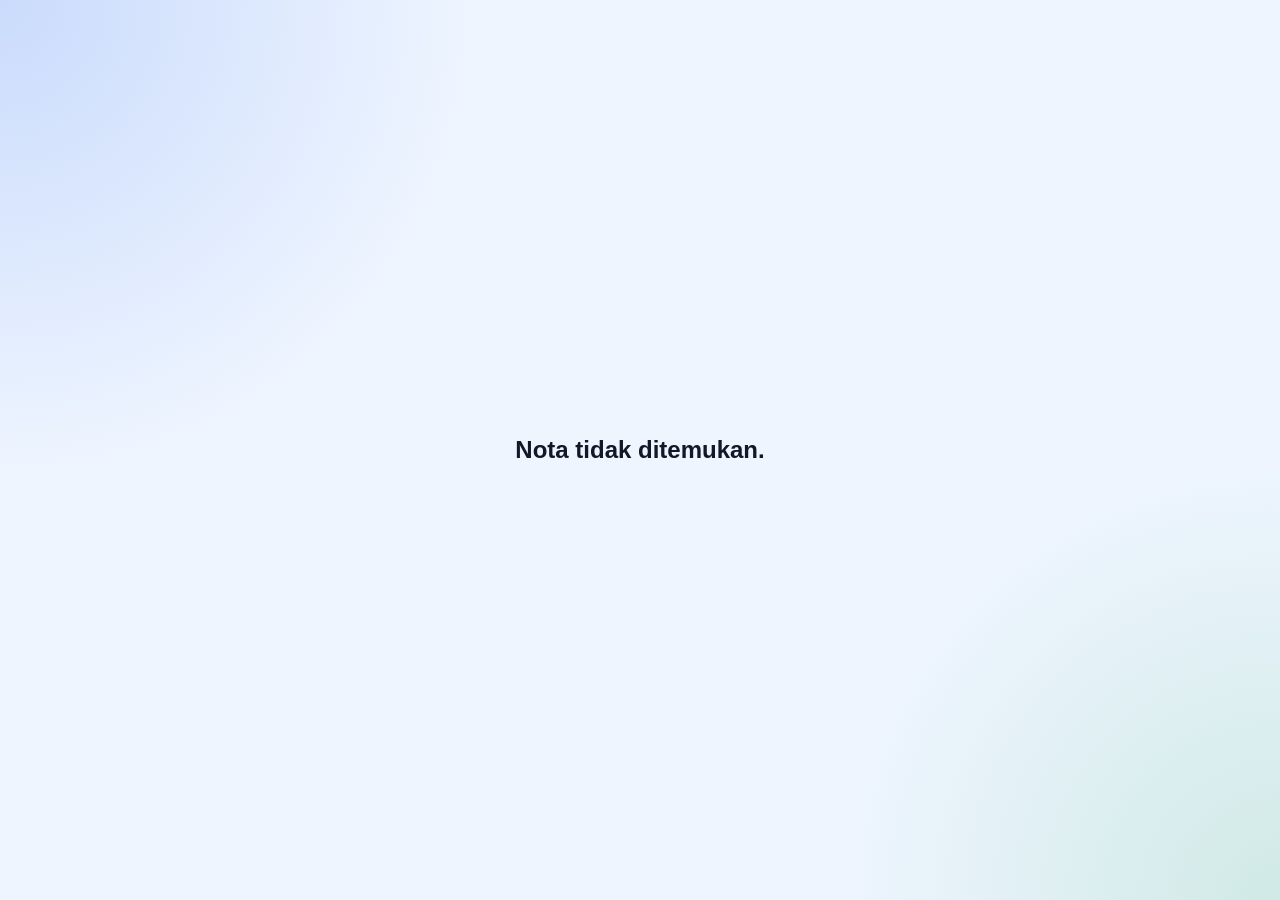
<file: nota.html>
<!DOCTYPE html><html lang="id"><head><meta charset="UTF-8"><meta name="viewport" content="width=1181, viewport-fit=cover"><title>Nota Pembelian | Toko Sembako</title><style>
        :root {
            --ink: #111827;
            --muted: #6b7280;
            --line: #d1d5db;
            --primary: #2563eb;
            --green: #16a34a;
        }
        * { box-sizing: border-box; }
        body {
            margin: 0;
            min-height: 100vh;
            display: grid;
            place-items: center;
            padding: 24px;
            font-family: "Segoe UI", Arial, sans-serif;
            color: var(--ink);
            background:
                radial-gradient(circle at top left, rgba(37,99,235,.18), transparent 30rem),
                radial-gradient(circle at bottom right, rgba(22,163,74,.14), transparent 28rem),
                #eef5ff;
        }
        .screen-wrap {
            width: min(980px, 100%);
            display: grid;
            grid-template-columns: 360px 1fr;
            gap: 20px;
            align-items: start;
        }
        .toolbar {
            background: #fff;
            border: 1px solid #e5e7eb;
            border-radius: 24px;
            box-shadow: 0 18px 45px rgba(15,23,42,.10);
            padding: 24px;
        }
        .toolbar h1 {
            margin: 0 0 8px;
            font-size: 28px;
            letter-spacing: -.04em;
        }
        .toolbar p {
            margin: 0 0 18px;
            color: var(--muted);
            line-height: 1.6;
        }
        .toolbar .btns {
            display: grid;
            gap: 10px;
        }
        .btn {
            display: inline-flex;
            align-items: center;
            justify-content: center;
            gap: 8px;
            width: 100%;
            border: 0;
            border-radius: 14px;
            padding: 12px 15px;
            background: linear-gradient(135deg, var(--primary), #3b82f6);
            color: #fff;
            text-decoration: none;
            cursor: pointer;
            font-weight: 800;
            font-size: 14px;
            box-shadow: 0 8px 18px rgba(37,99,235,.22);
        }
        .btn.green { background: linear-gradient(135deg, #16a34a, #22c55e); box-shadow: 0 8px 18px rgba(22,163,74,.20); }
        .btn.gray { background: linear-gradient(135deg, #475569, #64748b); box-shadow: 0 8px 18px rgba(71,85,105,.20); }
        .nota-preview {
            display: grid;
            place-items: start center;
        }
        .receipt {
            width: 80mm;
            min-height: 120mm;
            background: #fff;
            border-radius: 18px;
            padding: 18px 16px;
            box-shadow: 0 22px 60px rgba(15,23,42,.18);
            font-family: "Consolas", "Courier New", monospace;
            color: #000;
        }
        .receipt h2 {
            margin: 0;
            text-align: center;
            font-size: 17px;
            letter-spacing: .04em;
        }
        .receipt .store-info {
            text-align: center;
            font-size: 11px;
            line-height: 1.45;
            margin-top: 4px;
        }
        .line {
            border-top: 1px dashed #000;
            margin: 10px 0;
        }
        .meta {
            font-size: 11px;
            line-height: 1.55;
        }
        .meta-row {
            display: grid;
            grid-template-columns: 82px 1fr;
            gap: 6px;
        }
        .item {
            font-size: 11px;
            margin-bottom: 8px;
        }
        .item-name {
            font-weight: 700;
            line-height: 1.35;
        }
        .item-calc {
            display: grid;
            grid-template-columns: 1fr auto;
            gap: 8px;
            margin-top: 2px;
        }
        .totals {
            font-size: 12px;
            line-height: 1.75;
        }
        .total-row {
            display: grid;
            grid-template-columns: 1fr auto;
            gap: 10px;
        }
        .total-row.grand {
            font-size: 14px;
            font-weight: 900;
            border-top: 1px dashed #000;
            border-bottom: 1px dashed #000;
            padding: 5px 0;
            margin: 5px 0;
        }
        .footer-note {
            text-align: center;
            font-size: 11px;
            line-height: 1.5;
            margin-top: 12px;
        }
        .barcode {
            text-align: center;
            font-size: 22px;
            letter-spacing: 2px;
            margin-top: 8px;
        }
       @media print {
    @page {
        size: 80mm 297mm;
        margin: 0;
    }

    html,
    body {
        width: 80mm;
        margin: 0;
        padding: 0;
        background: #fff;
    }

    .screen-wrap {
        display: block;
        width: 80mm;
        margin: 0;
        padding: 0;
    }

    .toolbar {
        display: none !important;
    }

    .nota-preview {
        display: block;
        width: 80mm;
        margin: 0;
        padding: 0;
    }

    .receipt {
        width: 72mm;
        min-height: 0;
        margin: 0 auto;
        padding: 4mm;
        border-radius: 0;
        box-shadow: none;
    }
}
        @media (max-width: 840px) {
            .screen-wrap { grid-template-columns: 1fr; }
            .toolbar { order: 2; }
            .nota-preview { order: 1; }
        }
    

/* RESPONSIVE NOTA V23: desktop, iPad, Android, iPhone */
@media (max-width: 900px) {
    body {
        padding: 14px;
        place-items: start center;
    }
    .screen-wrap {
        width: 100%;
        grid-template-columns: 1fr;
        gap: 14px;
    }
    .toolbar {
        padding: 18px;
        border-radius: 22px;
    }
    .toolbar h1 {
        font-size: 24px;
    }
    .nota-preview {
        width: 100%;
        overflow-x: auto;
        -webkit-overflow-scrolling: touch;
        display: flex;
        justify-content: center;
    }
    .receipt {
        flex: 0 0 auto;
    }
}
@media (max-width: 560px) {
    body {
        padding: 10px;
    }
    .toolbar {
        padding: 15px;
        border-radius: 18px;
    }
    .toolbar h1 {
        font-size: 21px;
    }
    .toolbar p {
        font-size: 13px;
    }
    .btn {
        min-height: 44px;
        font-size: 13px;
    }
    .nota-preview {
        justify-content: flex-start;
    }
    .receipt {
        width: 80mm;
        max-width: none;
    }
}
@media print {
    .screen-wrap,
    .nota-preview,
    .receipt {
        width: 80mm !important;
        max-width: 80mm !important;
    }
}



/* =========================================================
   V24 DESKTOP MINI MODE UNTUK HP/TABLET
   Tujuan: tampilan di Android/iPhone/iPad tetap seperti desktop,
   hanya diskalakan oleh viewport, bukan diubah menjadi layout mobile.
   ========================================================= */
@media screen and (max-width: 1180px) {
    html { min-width: 1181px; }
    body:not(.print-page) { min-width: 1181px; overflow-x: hidden; }

    body:not(.login-page):not(.forgot-page):not(.print-page) .sidebar {
        position: fixed !important;
        top: 0 !important;
        left: 0 !important;
        bottom: 0 !important;
        width: 304px !important;
        max-width: 304px !important;
        height: 100vh !important;
        min-height: 100vh !important;
        transform: none !important;
        border-radius: 0 !important;
        box-shadow: none !important;
    }

    body:not(.login-page):not(.forgot-page):not(.print-page).sidebar-collapsed .sidebar {
        width: 92px !important;
        max-width: 92px !important;
        transform: none !important;
    }

    body:not(.login-page):not(.forgot-page):not(.print-page) .content,
    body:not(.login-page):not(.forgot-page):not(.print-page):not(.sidebar-collapsed) .content {
        width: calc(100% - 304px) !important;
        margin-left: 304px !important;
        padding: 28px 30px 34px !important;
    }

    body:not(.login-page):not(.forgot-page):not(.print-page).sidebar-collapsed .content {
        width: calc(100% - 92px) !important;
        margin-left: 92px !important;
        padding: 28px 30px 34px !important;
    }

    .topbar {
        position: static !important;
        min-height: 96px !important;
        padding: 18px 22px !important;
        margin-bottom: 24px !important;
        border-radius: 32px !important;
        flex-direction: row !important;
        align-items: center !important;
    }

    .topbar-right { width: auto !important; display: flex !important; justify-content: flex-end !important; }
    .topbar-left { width: auto !important; }
    .topbar h1 { font-size: clamp(26px, 2.6vw, 36px) !important; }
    .page-title { flex-direction: row !important; align-items: center !important; }
    .page-title .btn, .page-title button { width: auto !important; }

    .login-page, .forgot-page { min-width: 1181px !important; padding: 32px !important; }
    .login-card { width: min(1080px, 100%) !important; grid-template-columns: 1.15fr .85fr !important; border-radius: 38px !important; }
    .login-mini-cards { grid-template-columns: repeat(3, minmax(0, 1fr)) !important; }

    .grid-3 { grid-template-columns: repeat(3, minmax(0, 1fr)) !important; }
    .grid, .inventory-form-grid { grid-template-columns: repeat(2, minmax(0, 1fr)) !important; }
    .unit-size-group { grid-template-columns: 1fr 1.15fr !important; }
    .stats { grid-template-columns: repeat(4, minmax(0, 1fr)) !important; }
    .inventory-mini-stats { grid-template-columns: repeat(3, minmax(0, 1fr)) !important; }
    .dashboard-hero, .inventory-hero { grid-template-columns: 1.35fr .65fr !important; padding: 30px !important; }
    .dashboard-grid { grid-template-columns: 1.2fr .8fr !important; }

    .card { padding: 24px !important; border-radius: 28px !important; }
    input, select, textarea { min-height: 54px !important; font-size: 15px !important; }
    button, .btn { width: auto !important; min-height: 46px !important; }
    .actions, .actions-premium, .btn-group { flex-direction: row !important; align-items: center !important; width: auto !important; }
    .filter, .table-tools { flex-direction: row !important; align-items: center !important; }

    .table-wrap { overflow-x: visible !important; }
    table, #tabelItem, .inventory-table, .report-table { min-width: 0 !important; width: 100% !important; }
    th, td { white-space: normal !important; font-size: 13px !important; padding: 14px 16px !important; }

    .app-footer { flex-direction: row !important; align-items: center !important; }
}

</style></head><body data-page="nota" class="print-page"><div id="nota-root"></div><script>

(function(){
const rupiah=new Intl.NumberFormat('id-ID');
const money=n=>'Rp '+rupiah.format(Number(n||0));
const q=(s,r=document)=>r.querySelector(s);const qa=(s,r=document)=>Array.from(r.querySelectorAll(s));
const today=()=>new Date().toISOString().slice(0,10);
const nowStr=()=>{const d=new Date(); const pad=n=>String(n).padStart(2,'0'); return `${d.getFullYear()}-${pad(d.getMonth()+1)}-${pad(d.getDate())} ${pad(d.getHours())}:${pad(d.getMinutes())}:${pad(d.getSeconds())}`}
const dateText=()=>new Date().toLocaleDateString('id-ID',{day:'2-digit',month:'short',year:'numeric'});
const dbKey='sembakoHTMLExactDBv22';
function seed(){return {users:[{id:1,nama:'Administrator',username:'admin',password:'admin123',role:'admin',no_hp:'081234567890',alamat:'Toko Sembako',status:'aktif'},{id:2,nama:'Kasir Satu',username:'kasir',password:'kasir123',role:'kasir',no_hp:'081111111111',alamat:'Toko Sembako',status:'aktif'}],supplier:[{id:1,nama_supplier:'CV Sumber Pangan',no_telp:'082222222222',alamat:'Jl. Merdeka No. 10'},{id:2,nama_supplier:'UD Beras Makmur',no_telp:'083333333333',alamat:'Jl. Pasar Raya No. 5'}],barang:[{id:1,kode_barang:'BRG001',nama_barang:'Beras Premium',supplier_id:2,satuan:'5 Kg',harga_beli:65000,harga_jual:72000,stok:30},{id:2,kode_barang:'BRG002',nama_barang:'Minyak Goreng',supplier_id:1,satuan:'1 Liter',harga_beli:14500,harga_jual:17000,stok:50},{id:3,kode_barang:'BRG003',nama_barang:'Gula Pasir',supplier_id:1,satuan:'1 Kg',harga_beli:14500,harga_jual:16500,stok:40}],penjualan:[],detail_penjualan:[]}}
function load(){let d=localStorage.getItem(dbKey);if(!d){d=seed();save(d);return d}try{return JSON.parse(d)}catch(e){d=seed();save(d);return d}}
function save(d){localStorage.setItem(dbKey,JSON.stringify(d))}
function nextId(a){return Math.max(0,...a.map(x=>Number(x.id)||0))+1}
function currentUser(){try{return JSON.parse(sessionStorage.getItem('sembakoUser')||'null')}catch(e){return null}}
function setUser(u){sessionStorage.setItem('sembakoUser',JSON.stringify(u))}
function logout(){sessionStorage.removeItem('sembakoUser')}
function esc(s){return String(s??'').replace(/[&<>"]/g,m=>({'&':'&amp;','<':'&lt;','>':'&gt;','"':'&quot;'}[m]))}
function alertBox(type,msg){return `<div class="alert alert-${type}">${msg}</div>`}
function getKasir(id,d=load()){return d.users.find(u=>Number(u.id)===Number(id))||{} }
function getBarang(id,d=load()){return d.barang.find(b=>Number(b.id)===Number(id))||{} }
function getSupplier(id,d=load()){return d.supplier.find(s=>Number(s.id)===Number(id))||{} }
function isToday(t){return String(t||'').slice(0,10)===today()}
function filteredPenjualan(d){const u=currentUser();let arr=[...d.penjualan]; if(u?.role==='kasir') arr=arr.filter(p=>Number(p.kasir_id)===Number(u.id)); return arr.sort((a,b)=>b.id-a.id)}
function detailRows(d){let ps=filteredPenjualan(d);let allowed=new Set(ps.map(p=>p.id));return d.detail_penjualan.filter(x=>allowed.has(x.penjualan_id)).map(x=>{let p=d.penjualan.find(p=>p.id===x.penjualan_id)||{};let b=getBarang(x.barang_id,d);let u=getKasir(p.kasir_id,d);return {...x,no_faktur:p.no_faktur,tanggal:p.tanggal,nama_kasir:u.nama,kode_barang:b.kode_barang,nama_barang:b.nama_barang,satuan:b.satuan}}).sort((a,b)=>b.id-a.id)}
function setHeader(){const u=currentUser();if(!u)return; q('[data-user-avatar]')&&(q('[data-user-avatar]').textContent=(u.nama||'A').slice(0,1).toUpperCase());q('[data-user-name]')&&(q('[data-user-name]').textContent=u.nama);q('[data-user-role]')&&(q('[data-user-role]').textContent=u.role.toUpperCase());q('[data-current-role]')&&(q('[data-current-role]').textContent=u.role.toUpperCase());q('[data-date-pill]')&&(q('[data-date-pill]').textContent=dateText());q('[data-footer-year]')&&(q('[data-footer-year]').textContent='© '+new Date().getFullYear()+' Toko Karunia Berkah');qa('[data-role-menu="admin"]').forEach(a=>{if(u.role!=='admin')a.remove()})}
function guard(page){if(['login','forgot','nota'].includes(page))return true;let u=currentUser();if(!u){location.href='index.html';return false}return true}
function noAccess(){location.href='dashboard.html?error=akses'}
function parseUnit(s){let m=String(s||'1 Kg').match(/^([0-9.,]+)\s+(.+)$/);return m?[m[1].replace(',','.'),m[2]]:['1',s||'Kg']}
function nextKode(d){let n=Math.max(0,...d.barang.map(b=>Number(String(b.kode_barang).replace(/\D/g,''))||0))+1;return 'BRG'+String(n).padStart(3,'0')}
function formData(form){return Object.fromEntries(new FormData(form).entries())}
function pageEl(){return q('#app-content')}
function renderDashboard(){let d=load(),u=currentUser(),ps=filteredPenjualan(d),todayPs=ps.filter(p=>isToday(p.tanggal));let totalPenjualan=ps.reduce((s,p)=>s+Number(p.total),0);let roleAdmin=u.role==='admin';pageEl().innerHTML=`<div class="page-title"><h1>Menu Utama</h1></div>${new URLSearchParams(location.search).has('error')?alertBox('error','Anda tidak memiliki hak akses ke menu tersebut.'):''}<section class="dashboard-hero"><div><h2>Ringkasan toko hari ini</h2><p>${roleAdmin?'Pantau stok barang, supplier, kasir, transaksi harian, dan omzet toko dalam satu tampilan yang lebih luas, rapi, dan mudah dibaca.':'Pantau transaksi harian, omzet pribadi, dan riwayat penjualan milik akun kasir yang sedang login.'}</p></div><div class="hero-kpi"><div><span>Transaksi Hari Ini</span><strong data-counter>${todayPs.length}</strong></div><div><span>Omzet Hari Ini</span><strong data-counter>${money(todayPs.reduce((s,p)=>s+Number(p.total),0))}</strong></div></div></section><div class="stats"><div class="stat"><h3>Total Barang</h3><p>${d.barang.length}</p></div><div class="stat"><h3>Total Supplier</h3><p>${d.supplier.length}</p></div><div class="stat"><h3>Total Kasir</h3><p>${d.users.filter(x=>x.role==='kasir').length}</p></div><div class="stat"><h3>${roleAdmin?'Total Penjualan':'Penjualan Saya'}</h3><p>${money(totalPenjualan)}</p></div></div><div class="dashboard-grid"><div class="card transaksi-terbaru-card"><h2>Transaksi Terbaru</h2><table class="table-transaksi-dashboard"><thead><tr><th>No</th><th>No Faktur</th><th>Tanggal</th><th>Nama Kasir</th><th>Total</th><th>Bayar</th><th>Kembali</th></tr></thead><tbody>${ps.slice(0,5).map((p,i)=>`<tr><td>${i+1}</td><td>${p.no_faktur}</td><td>${p.tanggal}</td><td>${esc(getKasir(p.kasir_id,d).nama)}</td><td>${money(p.total)}</td><td>${money(p.bayar)}</td><td>${money(p.kembali)}</td></tr>`).join('')||'<tr><td colspan="7">Belum ada transaksi.</td></tr>'}</tbody></table></div><div class="card"><h2>Akses Cepat</h2><div class="quick-actions"><a href="penjualan.html">🛒 Transaksi Baru <span>Input penjualan</span></a><a href="detail_penjualan.html">🧾 Detail Transaksi <span>Rincian barang terjual</span></a>${roleAdmin?'<a href="laporan_penjualan.html">📊 Cetak Penjualan <span>Laporan transaksi</span></a><a href="barang.html">📦 Kelola Barang <span>Stok dan harga</span></a>':''}</div></div></div>`}
function renderBarang(editId=null,msg=''){let d=load(); if(currentUser().role!=='admin')return noAccess(); let edit=d.barang.find(b=>b.id==editId);let data=[...d.barang].sort((a,b)=>a.kode_barang.localeCompare(b.kode_barang));let totalStok=d.barang.reduce((s,b)=>s+Number(b.stok),0);let stokMenipis=d.barang.filter(b=>b.stok<=5).length;let nilai=d.barang.reduce((s,b)=>s+b.harga_jual*b.stok,0);let satuan=['Kg','Gram','Pcs','Slp','Liter','Ml','Botol','Bungkus','Dus','Sak','Pack','Kaleng','Kotak','Renteng'];let [isi,unit]=parseUnit(edit?.satuan);pageEl().innerHTML=`<div class="page-title page-title-inventory"><div><h1>Form Barang</h1><p class="page-subtitle">Kelola stok, harga, supplier, dan kode barang secara berurutan.</p></div><a class="btn btn-print" href="laporan_barang.html">Cetak Laporan</a></div>${msg}${new URLSearchParams(location.search).get('error')==='barang_dipakai'?alertBox('error','⚠️ Barang tidak bisa dihapus karena sudah pernah digunakan dalam transaksi penjualan.'):''}<div class="inventory-hero"><div class="inventory-hero-copy"><span class="inventory-badge">📦 Inventory Barang</span><h2>Kode barang kini tampil berurutan.</h2><p>Data barang ditampilkan dari kode terkecil ke terbesar. Saat tambah barang baru, kode otomatis disiapkan agar tidak tertukar.</p></div><div class="inventory-mini-stats"><div><span>Total Barang</span><strong data-counter>${d.barang.length}</strong></div><div><span>Total Stok</span><strong data-counter>${totalStok}</strong></div><div><span>Stok Menipis</span><strong data-counter>${stokMenipis}</strong></div><div><span>Nilai Stok</span><strong>${money(nilai)}</strong></div></div></div><div class="card inventory-form-card"><div class="section-head"><div><span class="section-kicker">${edit?'Edit Data Barang':'Tambah Barang Baru'}</span><h2>${edit?'Perbarui informasi barang':'Input barang ke daftar stok'}</h2></div><div class="next-code-pill">Kode aktif: <strong>${edit?edit.kode_barang:nextKode(d)}</strong></div></div><form id="barangForm"><input type="hidden" name="id" value="${edit?.id||''}"><div class="grid-3 inventory-form-grid"><div class="form-group"><label>Kode Barang</label><input type="text" name="kode_barang" class="readonly-code" value="${edit?edit.kode_barang:nextKode(d)}" readonly required><small class="field-hint">Kode dibuat otomatis agar urutan barang rapi.</small></div><div class="form-group"><label>Nama Barang</label><input type="text" name="nama_barang" value="${esc(edit?.nama_barang||'')}" placeholder="Contoh: Beras Premium 5 Kg" required></div><div class="form-group"><label>Supplier</label><select name="supplier_id"><option value="">- Pilih Supplier -</option>${d.supplier.map(s=>`<option value="${s.id}" ${edit?.supplier_id==s.id?'selected':''}>${esc(s.nama_supplier)}</option>`).join('')}</select></div><div class="form-group"><label>Isi & Satuan</label><div class="satuan-field"><input type="text" name="isi_satuan" class="unit-size-input" value="${isi}" required><select name="satuan_dasar">${satuan.map(x=>`<option ${unit===x?'selected':''}>${x}</option>`).join('')}</select></div><small class="field-hint">Contoh: 1 Kg, 200 Gram, 1 Liter.</small></div><div class="form-group"><label>Harga Beli</label><input type="text" name="harga_beli" class="rupiah-input" inputmode="numeric" value="${edit?edit.harga_beli:''}" required></div><div class="form-group"><label>Harga Jual</label><input type="text" name="harga_jual" class="rupiah-input" inputmode="numeric" value="${edit?edit.harga_jual:''}" required></div><div class="form-group"><label>Stok</label><input type="number" name="stok" value="${edit?.stok||''}" required></div></div><button type="submit">${edit?'Update Barang':'Simpan Barang'}</button>${edit?' <button type="button" class="btn btn-secondary" onclick="location.href=\'barang.html\'">Batal</button>':''}</form></div><div class="card"><table><thead><tr><th>No</th><th>Kode</th><th>Nama Barang</th><th>Supplier</th><th>Satuan</th><th>Harga Beli</th><th>Harga Jual</th><th>Stok</th><th>Aksi</th></tr></thead><tbody>${data.map((b,i)=>{let dipakai=d.detail_penjualan.some(x=>x.barang_id==b.id);return `<tr><td>${i+1}</td><td><span class="code-badge">${b.kode_barang}</span></td><td><strong>${esc(b.nama_barang)}</strong></td><td>${esc(getSupplier(b.supplier_id,d).nama_supplier||'-')}</td><td>${esc(b.satuan)}</td><td>${money(b.harga_beli)}</td><td>${money(b.harga_jual)}</td><td><span class="stock-badge ${b.stok<=5?'danger':b.stok<=15?'warning':'safe'}">${b.stok}</span></td><td class="actions"><button class="btn btn-secondary" data-edit-barang="${b.id}">Edit</button>${dipakai?'<span class="btn btn-secondary">Terkunci</span>':`<button class="btn btn-danger" data-del-barang="${b.id}">Hapus</button>`}</td></tr>`}).join('')}</tbody></table></div>`;q('#barangForm').onsubmit=e=>{e.preventDefault();let f=formData(e.target);let satuan=(f.isi_satuan||'1')+' '+f.satuan_dasar;let payload={id:f.id?Number(f.id):nextId(d.barang),kode_barang:f.kode_barang,nama_barang:f.nama_barang,supplier_id:f.supplier_id?Number(f.supplier_id):null,satuan,harga_beli:Number((f.harga_beli||'').replace(/\D/g,'')),harga_jual:Number((f.harga_jual||'').replace(/\D/g,'')),stok:Number(f.stok||0)};if(f.id){let ix=d.barang.findIndex(x=>x.id==f.id);d.barang[ix]=payload}else d.barang.push(payload);save(d);renderBarang(null,alertBox('success','✅ Data barang berhasil diproses.'))};qa('[data-edit-barang]').forEach(b=>b.onclick=()=>renderBarang(b.dataset.editBarang));qa('[data-del-barang]').forEach(b=>b.onclick=()=>{if(confirm('Hapus data ini?')){let id=Number(b.dataset.delBarang);d.barang=d.barang.filter(x=>x.id!==id);save(d);renderBarang(null,alertBox('success','✅ Data barang berhasil dihapus.'))}})}
function renderSupplier(editId=null,msg=''){let d=load();if(currentUser().role!=='admin')return noAccess();let edit=d.supplier.find(x=>x.id==editId);pageEl().innerHTML=`<div class="page-title"><h1>Form Supplier</h1><a class="btn btn-print" href="laporan_supplier.html">Cetak Laporan</a></div>${msg}<div class="card"><form id="supplierForm"><input type="hidden" name="id" value="${edit?.id||''}"><div class="grid"><div class="form-group"><label>Nama Supplier</label><input type="text" name="nama_supplier" value="${esc(edit?.nama_supplier||'')}" required></div><div class="form-group"><label>No. Telepon</label><input type="text" name="no_telp" value="${esc(edit?.no_telp||'')}"></div></div><div class="form-group"><label>Alamat</label><textarea name="alamat" rows="3">${esc(edit?.alamat||'')}</textarea></div><button type="submit">${edit?'Update Supplier':'Simpan Supplier'}</button>${edit?' <button type="button" class="btn btn-secondary" onclick="location.href=\'supplier.html\'">Batal</button>':''}</form></div><div class="card"><table><thead><tr><th>No</th><th>Nama Supplier</th><th>No. Telepon</th><th>Alamat</th><th>Aksi</th></tr></thead><tbody>${[...d.supplier].sort((a,b)=>b.id-a.id).map((s,i)=>`<tr><td>${i+1}</td><td>${esc(s.nama_supplier)}</td><td>${esc(s.no_telp)}</td><td>${esc(s.alamat)}</td><td class="actions"><button class="btn btn-secondary" data-edit-supplier="${s.id}">Edit</button><button class="btn btn-danger" data-del-supplier="${s.id}">Hapus</button></td></tr>`).join('')}</tbody></table></div>`;q('#supplierForm').onsubmit=e=>{e.preventDefault();let f=formData(e.target);let o={id:f.id?Number(f.id):nextId(d.supplier),nama_supplier:f.nama_supplier,no_telp:f.no_telp,alamat:f.alamat};if(f.id)d.supplier[d.supplier.findIndex(x=>x.id==f.id)]=o;else d.supplier.push(o);save(d);renderSupplier(null,alertBox('success','Data supplier berhasil diproses.'))};qa('[data-edit-supplier]').forEach(b=>b.onclick=()=>renderSupplier(b.dataset.editSupplier));qa('[data-del-supplier]').forEach(b=>b.onclick=()=>{if(confirm('Hapus data ini?')){d.supplier=d.supplier.filter(x=>x.id!=b.dataset.delSupplier);save(d);renderSupplier(null,alertBox('success','Data supplier berhasil diproses.'))}})}
function renderKasir(editId=null,msg=''){let d=load();if(currentUser().role!=='admin')return noAccess();let edit=d.users.find(x=>x.id==editId&&x.role==='kasir');let rows=d.users.filter(x=>x.role==='kasir').sort((a,b)=>b.id-a.id);pageEl().innerHTML=`<div class="page-title"><h1>Form Nama Kasir</h1><a class="btn btn-print" href="laporan_kasir.html">Cetak Laporan</a></div>${msg}<div class="card"><form id="kasirForm"><input type="hidden" name="id" value="${edit?.id||''}"><div class="grid"><div class="form-group"><label>Nama Kasir</label><input type="text" name="nama" value="${esc(edit?.nama||'')}" required></div><div class="form-group"><label>Username</label><input type="text" name="username" value="${esc(edit?.username||'')}" required></div><div class="form-group"><label>Password ${edit?'(isi jika ingin diganti)':''}</label><input type="password" name="password" ${edit?'':'required'}></div><div class="form-group"><label>No. HP</label><input type="text" name="no_hp" value="${esc(edit?.no_hp||'')}"></div><div class="form-group"><label>Status</label><select name="status"><option value="aktif" ${edit?.status==='aktif'?'selected':''}>Aktif</option><option value="nonaktif" ${edit?.status==='nonaktif'?'selected':''}>Nonaktif</option></select></div></div><div class="form-group"><label>Alamat</label><textarea name="alamat" rows="3">${esc(edit?.alamat||'')}</textarea></div><button type="submit">${edit?'Update Kasir':'Simpan Kasir'}</button>${edit?' <button type="button" class="btn btn-secondary" onclick="location.href=\'kasir.html\'">Batal</button>':''}</form></div><div class="card"><table class="kasir-table"><thead><tr><th>No</th><th>Nama Kasir</th><th>Username</th><th>No. HP</th><th>Alamat</th><th>Status</th><th>Aksi</th></tr></thead><tbody>${rows.map((u,i)=>`<tr><td>${i+1}</td><td><strong>${esc(u.nama)}</strong></td><td>${esc(u.username)}</td><td>${esc(u.no_hp||'-')}</td><td class="address-cell">${esc(u.alamat||'-')}</td><td><span class="status-badge ${u.status==='aktif'?'is-active':'is-inactive'}">${u.status}</span></td><td class="actions"><button class="btn btn-secondary" data-edit-kasir="${u.id}">Edit</button><button class="btn btn-danger" data-del-kasir="${u.id}">Hapus</button></td></tr>`).join('')}</tbody></table></div>`;q('#kasirForm').onsubmit=e=>{e.preventDefault();let f=formData(e.target);let id=f.id?Number(f.id):nextId(d.users);let existing=d.users.find(x=>x.id===id)||{};let o={id,nama:f.nama,username:f.username,password:f.password||existing.password||'kasir123',role:'kasir',no_hp:f.no_hp,alamat:f.alamat,status:f.status};if(f.id)d.users[d.users.findIndex(x=>x.id==id)]=o;else d.users.push(o);save(d);renderKasir(null,alertBox('success','Data kasir berhasil diproses.'))};qa('[data-edit-kasir]').forEach(b=>b.onclick=()=>renderKasir(b.dataset.editKasir));qa('[data-del-kasir]').forEach(b=>b.onclick=()=>{if(confirm('Hapus data ini?')){d.users=d.users.filter(x=>x.id!=b.dataset.delKasir);save(d);renderKasir(null,alertBox('success','Data kasir berhasil diproses.'))}})}
function renderPenjualan(){let d=load(),u=currentUser();let ps=filteredPenjualan(d);pageEl().innerHTML=`<div class="page-title"><h1>Form Penjualan</h1>${u.role==='admin'?'<a class="btn btn-print" href="laporan_penjualan.html">Cetak Laporan</a>':''}</div><div id="jual-alert"></div><div class="card"><form id="formPenjualan"><div class="grid-3"><div class="form-group"><label>Nama Kasir</label><input type="text" value="${esc(u.nama)}" readonly></div><div class="form-group"><label>Tanggal</label><input type="text" value="${nowStr()}" readonly></div><div class="form-group"><label>Uang Bayar</label><input type="text" name="bayar" id="bayar" class="rupiah-input" inputmode="numeric" placeholder="Contoh: 100.000" required></div></div><div class="grid-3"><div class="form-group"><label>Pilih Barang</label><select id="pilihBarang"><option value="">- Pilih Barang -</option>${d.barang.filter(b=>b.stok>0).sort((a,b)=>a.nama_barang.localeCompare(b.nama_barang)).map(b=>`<option value="${b.id}" data-nama="${esc(b.nama_barang)}" data-satuan="${esc(b.satuan)}" data-harga="${b.harga_jual}" data-stok="${b.stok}">${esc(b.nama_barang)} (${esc(b.satuan)}) - ${money(b.harga_jual)} - Stok ${b.stok}</option>`).join('')}</select><small class="field-hint">Satuan barang ditampilkan agar kasir tidak keliru memilih item.</small></div><div class="form-group"><label>Jumlah</label><input type="number" id="jumlah" min="1" value="1"></div><div class="form-group" style="align-self:end"><button type="button" id="tambahItemBtn">Tambah Item</button></div></div><table id="tabelItem"><thead><tr><th>Barang</th><th>Harga</th><th>Qty</th><th>Subtotal</th><th>Aksi</th></tr></thead><tbody></tbody><tfoot><tr><th colspan="3">Total</th><th id="grandTotal">Rp 0</th><th></th></tr></tfoot></table><br><button type="submit">Simpan Transaksi & Cetak Nota</button></form></div><div class="card"><h2>Riwayat Penjualan</h2><table><thead><tr><th>No</th><th>No Faktur</th><th>Tanggal</th><th>Nama Kasir</th><th>Total</th><th>Bayar</th><th>Kembali</th><th>Aksi</th></tr></thead><tbody>${ps.slice(0,20).map((p,i)=>`<tr><td>${i+1}</td><td>${p.no_faktur}</td><td>${p.tanggal}</td><td>${esc(getKasir(p.kasir_id,d).nama)}</td><td>${money(p.total)}</td><td>${money(p.bayar)}</td><td>${money(p.kembali)}</td><td><a class="btn btn-print" href="nota.html?id=${p.id}">Cetak Nota</a></td></tr>`).join('')}</tbody></table></div><style>.item-unit-badge{display:inline-flex;align-items:center;margin-left:6px;padding:3px 8px;border-radius:999px;background:rgba(37,99,235,.10);color:#1d4ed8;font-size:12px;font-weight:700}</style>`;let items=[],total=0;function draw(){q('#tabelItem tbody').innerHTML=items.map((it,i)=>`<tr><td>${it.nama} <span class="item-unit-badge">(${it.satuan})</span><input type="hidden" name="barang_id[]" value="${it.barang_id}"></td><td>${money(it.harga_jual)}</td><td>${it.qty}<input type="hidden" name="qty[]" value="${it.qty}"></td><td>${money(it.subtotal)}</td><td><button type="button" class="btn btn-danger" data-rm-item="${i}">Hapus</button></td></tr>`).join('');q('#grandTotal').textContent=money(total);qa('[data-rm-item]').forEach(b=>b.onclick=()=>{let i=Number(b.dataset.rmItem);total-=items[i].subtotal;items.splice(i,1);draw()})}q('#tambahItemBtn').onclick=()=>{let sel=q('#pilihBarang'),op=sel.options[sel.selectedIndex];if(!sel.value)return alert('Pilih barang terlebih dahulu.');let qty=Number(q('#jumlah').value||0),stok=Number(op.dataset.stok);if(qty<=0)return alert('Jumlah harus lebih dari 0.');if(qty>stok)return alert('Jumlah melebihi stok barang.');let harga=Number(op.dataset.harga),sub=harga*qty;items.push({barang_id:Number(sel.value),nama:op.dataset.nama,satuan:op.dataset.satuan,harga_jual:harga,qty,subtotal:sub});total+=sub;draw();sel.value='';q('#jumlah').value=1};q('#formPenjualan').onsubmit=e=>{e.preventDefault();if(!items.length)return alert('Tambahkan minimal satu item transaksi.');let bayar=Number((q('#bayar').value||'').replace(/\D/g,''));if(bayar<total){q('#jual-alert').innerHTML=alertBox('error','Uang bayar kurang dari total transaksi.');return}let id=nextId(d.penjualan),tgl=nowStr(),no='TRX-'+tgl.replace(/\D/g,'');d.penjualan.push({id,no_faktur:no,tanggal:tgl,kasir_id:u.id,total,bayar,kembali:bayar-total});items.forEach(it=>{d.detail_penjualan.push({id:nextId(d.detail_penjualan),penjualan_id:id,barang_id:it.barang_id,harga_jual:it.harga_jual,qty:it.qty,subtotal:it.subtotal});let b=d.barang.find(x=>x.id===it.barang_id);if(b)b.stok-=it.qty});save(d);location.href='nota.html?id='+id+'&auto=1'}}
function renderDetail(){let d=load(),u=currentUser();let rows=detailRows(d);pageEl().innerHTML=`<div class="page-title"><h1>Detail Penjualan / Transaksi</h1>${u.role==='admin'?'<a class="btn btn-print" href="laporan_detail_penjualan.html">Cetak Laporan</a>':''}</div><div class="card"><table><thead><tr><th>No</th><th>No Faktur</th><th>Tanggal</th><th>Nama Kasir</th><th>Kode Barang</th><th>Nama Barang</th><th>Harga</th><th>Qty</th><th>Subtotal</th></tr></thead><tbody>${rows.map((r,i)=>`<tr><td>${i+1}</td><td>${r.no_faktur}</td><td>${r.tanggal}</td><td>${esc(r.nama_kasir)}</td><td>${esc(r.kode_barang)}</td><td>${esc(r.nama_barang)}</td><td>${money(r.harga_jual)}</td><td>${r.qty}</td><td>${money(r.subtotal)}</td></tr>`).join('')||'<tr><td colspan="9">Belum ada detail transaksi.</td></tr>'}</tbody></table></div>`}
function reportHeader(title,extra=''){let u=currentUser();return `<div class="report-header"><h2>${title}</h2>${extra}<p>Dicetak oleh ${esc(u.nama)} pada ${nowStr().slice(0,16)}</p></div>`}
function renderReport(type){let d=load(),u=currentUser(); if(u.role!=='admin')return noAccess();let titleMap={laporan_barang:'Laporan Barang',laporan_supplier:'Laporan Supplier',laporan_kasir:'Laporan Kasir',laporan_penjualan:'Laporan Penjualan',laporan_detail_penjualan:'Laporan Detail Transaksi'};let html=`<div class="page-title no-print"><h1>${titleMap[type]}</h1><button class="btn btn-print" onclick="window.print()">Cetak Laporan</button></div>`;if(type==='laporan_barang'){html+=`<div class="card report-print-card">${reportHeader('Laporan Data Barang Toko Sembako')}<table class="report-table"><thead><tr><th>No</th><th>Kode</th><th>Nama Barang</th><th>Supplier</th><th>Satuan</th><th>Harga Beli</th><th>Harga Jual</th><th>Stok</th></tr></thead><tbody>${[...d.barang].sort((a,b)=>a.kode_barang.localeCompare(b.kode_barang)).map((b,i)=>`<tr><td>${i+1}</td><td>${b.kode_barang}</td><td>${esc(b.nama_barang)}</td><td>${esc(getSupplier(b.supplier_id,d).nama_supplier||'-')}</td><td>${esc(b.satuan)}</td><td>${money(b.harga_beli)}</td><td>${money(b.harga_jual)}</td><td>${b.stok}</td></tr>`).join('')}</tbody></table><div class="report-print-footer">© ${new Date().getFullYear()} Toko Karunia Berkah • Sistem Informasi Penjualan Toko Sembako</div></div>`}
else if(type==='laporan_supplier'){html+=`<div class="card report-print-card">${reportHeader('Laporan Data Supplier Toko Sembako')}<table class="report-table"><thead><tr><th>No</th><th>Nama Supplier</th><th>No. Telepon</th><th>Alamat</th></tr></thead><tbody>${d.supplier.map((s,i)=>`<tr><td>${i+1}</td><td>${esc(s.nama_supplier)}</td><td>${esc(s.no_telp)}</td><td>${esc(s.alamat)}</td></tr>`).join('')}</tbody></table><div class="report-print-footer">© ${new Date().getFullYear()} Toko Karunia Berkah • Sistem Informasi Penjualan Toko Sembako</div></div>`}
else if(type==='laporan_kasir'){let rows=d.users.filter(x=>x.role==='kasir');html+=`<div class="card report-print-card">${reportHeader('Laporan Data Kasir Toko Sembako')}<table class="report-table"><thead><tr><th>No</th><th>Nama Kasir</th><th>Username</th><th>No. HP</th><th>Alamat</th><th>Status</th></tr></thead><tbody>${rows.map((k,i)=>`<tr><td>${i+1}</td><td>${esc(k.nama)}</td><td>${esc(k.username)}</td><td>${esc(k.no_hp)}</td><td>${esc(k.alamat)}</td><td>${esc(k.status)}</td></tr>`).join('')}</tbody></table><div class="report-print-footer">© ${new Date().getFullYear()} Toko Karunia Berkah • Sistem Informasi Penjualan Toko Sembako</div></div>`}
else if(type==='laporan_penjualan'){let rows=filteredPenjualan(d),total=rows.reduce((s,p)=>s+p.total,0);html+=`<div class="card no-print"><form class="filter"><div class="form-group"><label>Dari Tanggal</label><input type="date"></div><div class="form-group"><label>Sampai Tanggal</label><input type="date"></div><button type="button">Tampilkan</button><a class="btn btn-secondary" href="laporan_penjualan.html">Reset</a></form></div><div class="card report-print-card">${reportHeader('Laporan Penjualan Toko Sembako','<p>Periode: Awal s.d. Akhir</p>')}<table class="report-table"><thead><tr><th>No</th><th>No Faktur</th><th>Tanggal</th><th>Nama Kasir</th><th>Total</th><th>Bayar</th><th>Kembali</th><th class="no-print">Nota</th></tr></thead><tbody>${rows.map((p,i)=>`<tr><td>${i+1}</td><td>${p.no_faktur}</td><td>${p.tanggal}</td><td>${esc(getKasir(p.kasir_id,d).nama)}</td><td>${money(p.total)}</td><td>${money(p.bayar)}</td><td>${money(p.kembali)}</td><td class="no-print"><a class="btn btn-print" href="nota.html?id=${p.id}">Nota</a></td></tr>`).join('')}<tr><th colspan="4">Total Penjualan</th><th>${money(total)}</th><th colspan="2"></th><th class="no-print"></th></tr></tbody></table><div class="report-print-footer">© ${new Date().getFullYear()} Toko Karunia Berkah • Sistem Informasi Penjualan Toko Sembako</div></div>`}
else {let rows=detailRows(d);html+=`<div class="card report-print-card">${reportHeader('Laporan Detail Transaksi Toko Sembako')}<table class="report-table"><thead><tr><th>No</th><th>No Faktur</th><th>Tanggal</th><th>Nama Kasir</th><th>Kode Barang</th><th>Nama Barang</th><th>Harga</th><th>Qty</th><th>Subtotal</th></tr></thead><tbody>${rows.map((r,i)=>`<tr><td>${i+1}</td><td>${r.no_faktur}</td><td>${r.tanggal}</td><td>${esc(r.nama_kasir)}</td><td>${esc(r.kode_barang)}</td><td>${esc(r.nama_barang)}</td><td>${money(r.harga_jual)}</td><td>${r.qty}</td><td>${money(r.subtotal)}</td></tr>`).join('')}</tbody></table><div class="report-print-footer">© ${new Date().getFullYear()} Toko Karunia Berkah • Sistem Informasi Penjualan Toko Sembako</div></div>`}pageEl().innerHTML=html}
function renderNota(){let d=load(),id=Number(new URLSearchParams(location.search).get('id')||0),p=d.penjualan.find(x=>x.id===id);if(!p){q('#nota-root').innerHTML='<h2>Nota tidak ditemukan.</h2>';return}let u=getKasir(p.kasir_id,d),rows=d.detail_penjualan.filter(x=>x.penjualan_id===id).map(x=>({...x,...getBarang(x.barang_id,d)}));q('#nota-root').innerHTML=`<div class="screen-wrap"><aside class="toolbar"><h1>Nota Pembelian</h1><p>Transaksi berhasil dibuat. Cetak struk ini untuk diberikan kepada pembeli.</p><div class="btns"><button class="btn green" onclick="window.print()">🖨️ Cetak Nota</button><a class="btn" href="penjualan.html">🛒 Transaksi Baru</a><a class="btn gray" href="detail_penjualan.html">📑 Detail Transaksi</a></div></aside><main class="nota-preview"><section class="receipt"><h2>TOKO KARUNIA BERKAH</h2><div class="store-info">Sistem Informasi Penjualan<br>Telp: 0812-0000-0000<br>Terima kasih sudah berbelanja</div><div class="line"></div><div class="meta"><div class="meta-row"><span>No Faktur</span><span>: ${p.no_faktur}</span></div><div class="meta-row"><span>Tanggal</span><span>: ${p.tanggal}</span></div><div class="meta-row"><span>Kasir</span><span>: ${esc(u.nama)}</span></div></div><div class="line"></div>${rows.map(r=>`<div class="item"><div class="item-name">${esc(r.nama_barang)}</div><div class="item-calc"><span>${r.qty} ${esc(r.satuan)} x ${money(r.harga_jual)}</span><strong>${money(r.subtotal)}</strong></div></div>`).join('')}<div class="line"></div><div class="totals"><div class="total-row grand"><span>TOTAL</span><span>${money(p.total)}</span></div><div class="total-row"><span>Bayar</span><span>${money(p.bayar)}</span></div><div class="total-row"><span>Kembali</span><span>${money(p.kembali)}</span></div></div><div class="line"></div><div class="footer-note">Barang yang sudah dibeli<br>tidak dapat dikembalikan.<br>*** Terima Kasih ***</div><div class="barcode">||||||||||||</div></section></main></div>`;if(new URLSearchParams(location.search).has('auto'))setTimeout(()=>window.print(),450)}
function loginInit(){load();let form=q('[data-login-form]');if(!form)return;form.onsubmit=e=>{e.preventDefault();let d=load(),f=formData(form),u=d.users.find(x=>x.username===f.username&&x.password===f.password&&x.status==='aktif');if(!u){q('#login-alert').innerHTML=alertBox('error','Username atau password salah.');return}setUser({id:u.id,nama:u.nama,role:u.role,username:u.username});sessionStorage.setItem('showAppLoader','login');location.href='dashboard.html'}}
function forgotInit(){load();let form=q('[data-forgot-form]');if(!form)return;form.onsubmit=e=>{e.preventDefault();let d=load(),f=formData(form),el=q('#forgot-alert');if(!f.username||!f.password_baru||!f.konfirmasi_password){el.innerHTML='<div class="alert error">Semua data wajib diisi.</div>';return}if(f.password_baru!==f.konfirmasi_password){el.innerHTML='<div class="alert error">Konfirmasi password tidak sama.</div>';return}let u=d.users.find(x=>x.username===f.username);if(!u){el.innerHTML='<div class="alert error">Username tidak ditemukan.</div>';return}u.password=f.password_baru;save(d);sessionStorage.setItem('showAppLoader','forgot');el.innerHTML='<div class="alert success">Password berhasil diperbarui. Silakan login kembali.</div>';setTimeout(()=>location.href='index.html',900)}}
function main(){let page=document.body.dataset.page;if(!guard(page))return;if(page==='login')return loginInit();if(page==='forgot')return forgotInit();if(page==='nota')return renderNota();setHeader();({dashboard:renderDashboard,barang:()=>renderBarang(),supplier:()=>renderSupplier(),kasir:()=>renderKasir(),penjualan:renderPenjualan,detail_penjualan:renderDetail,laporan_barang:()=>renderReport('laporan_barang'),laporan_supplier:()=>renderReport('laporan_supplier'),laporan_kasir:()=>renderReport('laporan_kasir'),laporan_penjualan:()=>renderReport('laporan_penjualan'),laporan_detail_penjualan:()=>renderReport('laporan_detail_penjualan')})[page]?.()}
main();
})();

</script></body></html>
</file>
